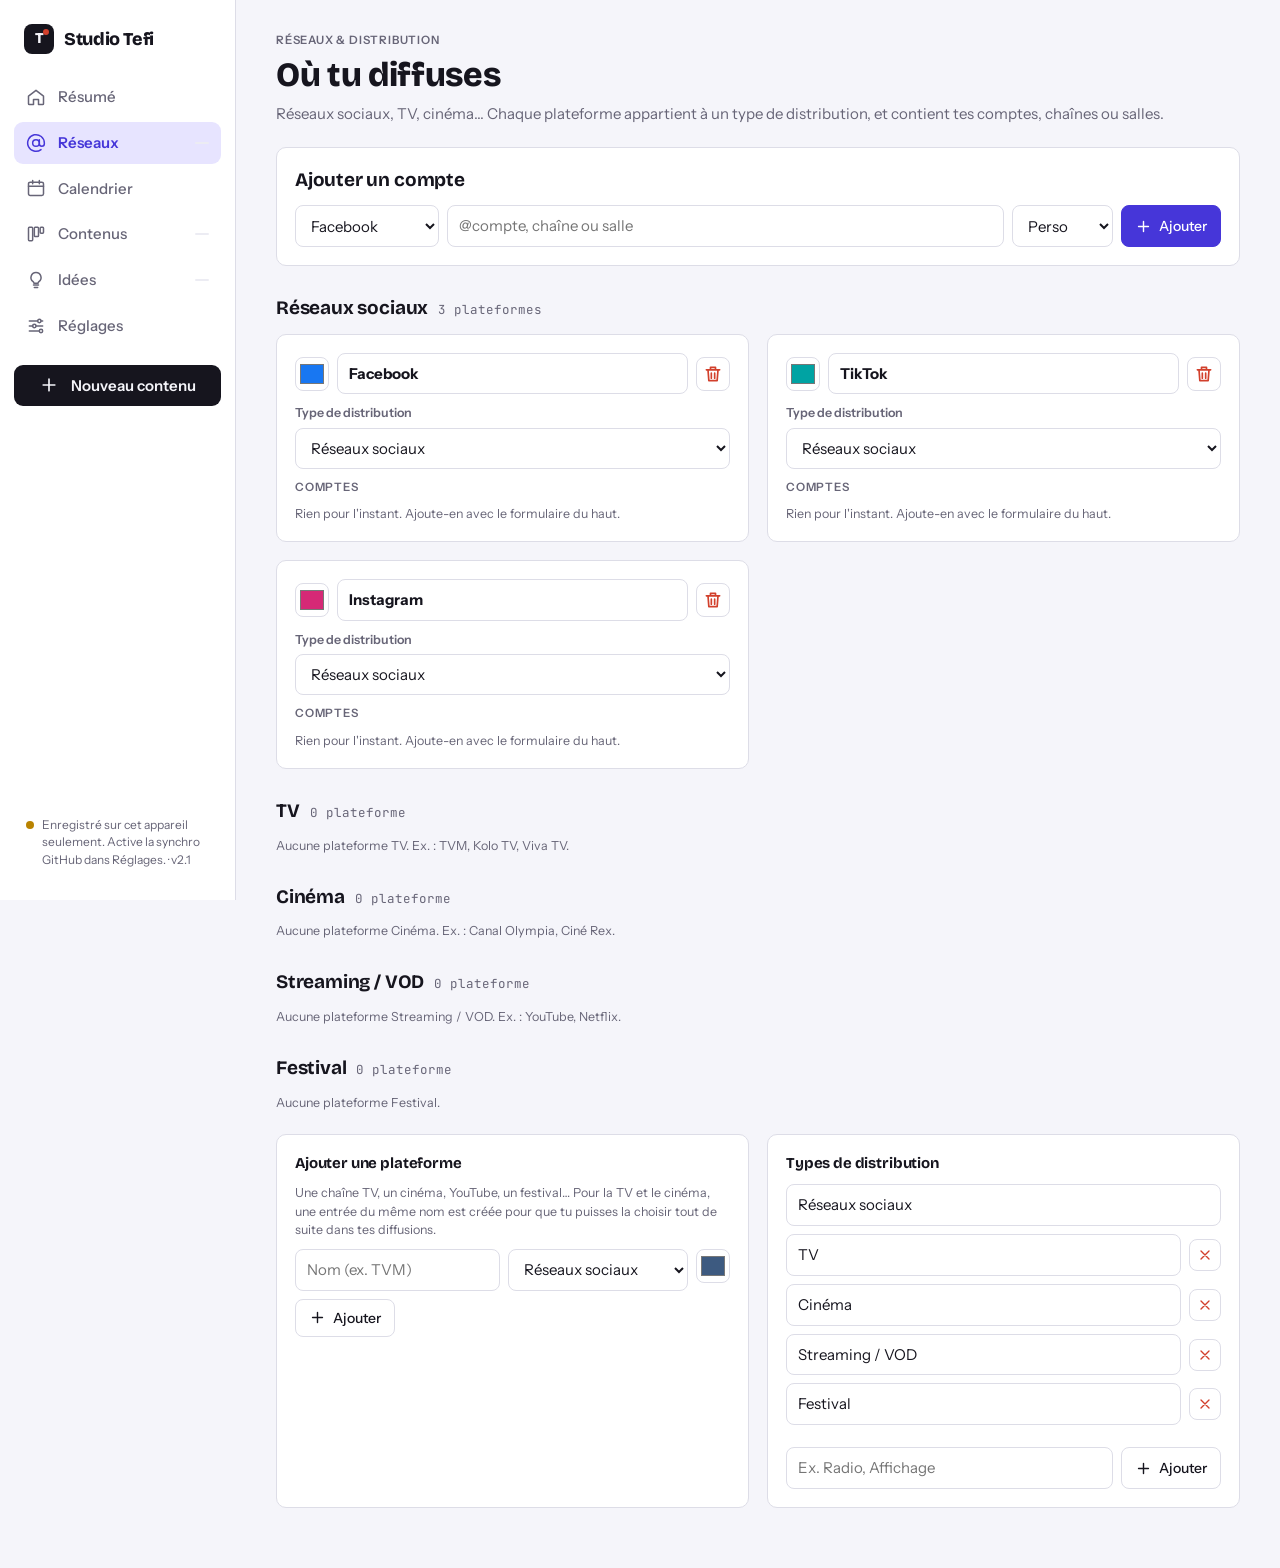
<file: versions/studiotefi-v2.1.html>
<!doctype html>
<!-- Studio Tefi · version 2.1 · 16 octobre 2026 -->
<html lang="fr">
<head>
<meta charset="utf-8">
<meta name="viewport" content="width=device-width,initial-scale=1,viewport-fit=cover">
<meta name="apple-mobile-web-app-capable" content="yes">
<meta name="mobile-web-app-capable" content="yes">
<meta name="apple-mobile-web-app-title" content="Studio Tefi">
<link rel="icon" href="data:image/svg+xml,%3Csvg xmlns='http://www.w3.org/2000/svg' viewBox='0 0 32 32'%3E%3Crect width='32' height='32' rx='8' fill='%2316151E'/%3E%3Ctext x='16' y='23' font-family='Arial' font-weight='700' font-size='19' fill='white' text-anchor='middle'%3ET%3C/text%3E%3Ccircle cx='25' cy='7' r='3' fill='%23E0533D'/%3E%3C/svg%3E">
<link rel="apple-touch-icon" href="data:image/svg+xml,%3Csvg xmlns='http://www.w3.org/2000/svg' viewBox='0 0 32 32'%3E%3Crect width='32' height='32' rx='8' fill='%2316151E'/%3E%3Ctext x='16' y='23' font-family='Arial' font-weight='700' font-size='19' fill='white' text-anchor='middle'%3ET%3C/text%3E%3Ccircle cx='25' cy='7' r='3' fill='%23E0533D'/%3E%3C/svg%3E">
<title>Studio Tefi</title>
<link rel="preconnect" href="https://fonts.googleapis.com">
<link rel="preconnect" href="https://fonts.gstatic.com" crossorigin>
<link rel="stylesheet" href="https://fonts.googleapis.com/css2?family=Bricolage+Grotesque:opsz,wght@12..96,500;12..96,700;12..96,800&family=Instrument+Sans:wght@400;500;600&family=Courier+Prime:wght@400;700&family=JetBrains+Mono:wght@500&display=swap">
<style>
/* Layout: régie de production — barre latérale (bureau) / barre d'onglets (mobile), contenu en panneaux, éditeur en volet latéral */
:root{
  --bg:#F5F5FA; --surface:#FFFFFF; --surface-2:#ECECF3; --line:#DDDDE7; --fg:#16151E; --muted:#676577;
  --accent:#4636D9; --accent-fg:#FFFFFF; --accent-soft:#E7E4FF;
  --late:#D2402C; --ok:#118A6B; --warn:#B98300;
  --shadow:0 1px 2px rgba(22,21,30,.06),0 8px 24px rgba(22,21,30,.06);
  --f-display:"Bricolage Grotesque",ui-sans-serif,system-ui,sans-serif;
  --f-body:"Instrument Sans",ui-sans-serif,system-ui,-apple-system,"Segoe UI",sans-serif;
  --f-script:"Courier Prime","Courier New",Courier,monospace;
  --f-mono:"JetBrains Mono",ui-monospace,SFMono-Regular,Menlo,monospace;
  --r:10px;
}
@media (prefers-color-scheme:dark){:root:not([data-theme="light"]){
  --bg:#0E0E14; --surface:#17161F; --surface-2:#211F2C; --line:#2E2C3B; --fg:#ECEBF4; --muted:#9C9AAE;
  --accent:#9389FF; --accent-fg:#0E0E14; --accent-soft:#25214A;
  --late:#FF6E5A; --ok:#33C79F; --warn:#F0B429; --shadow:0 1px 2px rgba(0,0,0,.4),0 8px 24px rgba(0,0,0,.3); color-scheme:dark}}
:root[data-theme="dark"]{
  --bg:#0E0E14; --surface:#17161F; --surface-2:#211F2C; --line:#2E2C3B; --fg:#ECEBF4; --muted:#9C9AAE;
  --accent:#9389FF; --accent-fg:#0E0E14; --accent-soft:#25214A;
  --late:#FF6E5A; --ok:#33C79F; --warn:#F0B429; --shadow:0 1px 2px rgba(0,0,0,.4),0 8px 24px rgba(0,0,0,.3); color-scheme:dark}

*{box-sizing:border-box}
[hidden]{display:none!important}
html,body{height:100%}
body{margin:0}
body{background:var(--bg);color:var(--fg);font-family:var(--f-body);font-size:15px;line-height:1.45;-webkit-font-smoothing:antialiased}
body.locked{overflow:hidden}
button,input,select,textarea{font:inherit;color:inherit}
button{cursor:pointer}
:focus-visible{outline:2px solid var(--accent);outline-offset:2px}
h1,h2,h3{font-family:var(--f-display);margin:0;text-wrap:balance;letter-spacing:-.01em}
h1{font-size:clamp(26px,4vw,34px);font-weight:800}
h2{font-size:19px;font-weight:700}
h3{font-size:15px;font-weight:700}
.muted{color:var(--muted)}
.mono{font-family:var(--f-mono);font-size:12.5px;font-variant-numeric:tabular-nums}
.label{font-size:11.5px;font-weight:600;letter-spacing:.07em;text-transform:uppercase;color:var(--muted)}
svg{width:20px;height:20px;flex:none}

/* Shell */
.app{display:grid;grid-template-columns:236px minmax(0,1fr);min-height:100%}
.nav{position:sticky;top:env(safe-area-inset-top,0px);height:100vh;display:flex;flex-direction:column;gap:4px;padding:22px 14px;border-right:1px solid var(--line);background:var(--surface)}
.brand{display:flex;align-items:center;gap:10px;padding:2px 10px 18px}
.brand-mark{width:30px;height:30px;border-radius:8px;background:var(--fg);color:var(--bg);display:grid;place-items:center;font-family:var(--f-display);font-weight:800;font-size:15px;position:relative}
.brand-mark::after{content:"";position:absolute;top:5px;right:5px;width:6px;height:6px;border-radius:50%;background:var(--late)}
.brand b{font-family:var(--f-display);font-size:18px;font-weight:800;letter-spacing:-.02em}
.nav-btn{display:flex;align-items:center;gap:12px;padding:10px 12px;border:0;border-radius:9px;background:none;color:var(--muted);font-weight:500;text-align:left}
.nav-btn:hover{background:var(--surface-2);color:var(--fg)}
.nav-btn[aria-current="page"]{background:var(--accent-soft);color:var(--accent);font-weight:600}
.nav-btn .count{margin-left:auto;font-family:var(--f-mono);font-size:11px;background:var(--surface-2);color:var(--muted);padding:1px 7px;border-radius:20px}
.nav-new{margin-top:14px;justify-content:center;background:var(--fg);color:var(--bg);font-weight:600}
.nav-new:hover{background:var(--fg);color:var(--bg);opacity:.9}
.sync{margin-top:auto;padding:10px 12px;font-size:12px;color:var(--muted);display:flex;gap:8px;align-items:flex-start}
.sync i{width:8px;height:8px;border-radius:50%;background:var(--muted);margin-top:5px;flex:none}
.sync.cloud i{background:var(--ok)} .sync.local i{background:var(--warn)}
main{min-width:0;padding-block:28px 60px;padding-left:max(16px,env(safe-area-inset-left,0px));padding-right:max(16px,env(safe-area-inset-right,0px))}
.wrap{max-width:1180px;margin:0 auto;display:flex;flex-direction:column;gap:22px}
@media (min-width:900px){main{padding-left:40px;padding-right:max(40px,env(safe-area-inset-right,0px))}}
.fab{display:none}
.nav-btn .sm{display:none}
@media (max-width:899px){
  .app{grid-template-columns:minmax(0,1fr)}
  .nav{position:fixed;inset:auto 0 0 0;top:auto;height:auto;flex-direction:row;justify-content:space-around;gap:0;padding:6px max(8px,env(safe-area-inset-right,0px)) calc(6px + env(safe-area-inset-bottom,0px)) max(8px,env(safe-area-inset-left,0px));border-right:0;border-top:1px solid var(--line);z-index:30}
  .brand,.sync,.nav-new{display:none}
  .nav-btn{flex-direction:column;gap:3px;font-size:11px;padding:6px 4px;flex:1;align-items:center;text-align:center}
  .nav-btn .count{display:none}
  .nav-btn .lg{display:none}.nav-btn .sm{display:inline}
  .nav-btn[aria-current="page"]{background:none}
  main{padding-block:18px calc(110px + env(safe-area-inset-bottom,0px))}
  .fab{display:grid;place-items:center;position:fixed;right:max(16px,env(safe-area-inset-right,0px));bottom:calc(76px + env(safe-area-inset-bottom,0px));width:54px;height:54px;border-radius:16px;border:0;background:var(--fg);color:var(--bg);box-shadow:var(--shadow);z-index:29}
  .fab svg{width:24px;height:24px}
}

/* Generic UI */
.head{display:flex;flex-wrap:wrap;align-items:flex-end;justify-content:space-between;gap:12px}
.head p{margin:4px 0 0}
.panel{background:var(--surface);border:1px solid var(--line);border-radius:var(--r);padding:18px}
.panel-h{display:flex;align-items:center;justify-content:space-between;gap:10px;margin-bottom:12px}
.btn{display:inline-flex;align-items:center;gap:7px;padding:8px 13px;border-radius:8px;border:1px solid var(--line);background:var(--surface);font-weight:500;font-size:14px;white-space:nowrap}
.btn:hover{border-color:var(--muted)}
.btn svg{width:17px;height:17px}
.btn.primary{background:var(--accent);color:var(--accent-fg);border-color:var(--accent)}
.btn.ghost{border-color:transparent;background:none}
.btn.ghost:hover{background:var(--surface-2)}
.btn.small{padding:5px 10px;font-size:13px}
.btn.danger{color:var(--late)}
.btn.danger[data-armed="1"]{background:var(--late);color:#fff;border-color:var(--late)}
.icon-btn{display:inline-grid;place-items:center;width:34px;height:34px;border-radius:8px;border:1px solid var(--line);background:var(--surface)}
.icon-btn:hover{border-color:var(--muted)}
.seg{display:inline-flex;background:var(--surface-2);border-radius:9px;padding:3px;gap:2px}
.seg button{border:0;background:none;padding:6px 12px;border-radius:7px;font-size:13.5px;font-weight:500;color:var(--muted)}
.seg button[aria-pressed="true"]{background:var(--surface);color:var(--fg);box-shadow:0 1px 2px rgba(0,0,0,.1)}
.field{display:flex;flex-direction:column;gap:5px;min-width:0}
.field>span{font-size:12.5px;font-weight:600;color:var(--muted)}
.inp{width:100%;padding:9px 11px;border:1px solid var(--line);border-radius:8px;background:var(--surface);min-width:0}
.inp:focus{border-color:var(--accent);outline:none;box-shadow:0 0 0 3px var(--accent-soft)}
textarea.inp{resize:vertical;min-height:70px}
select.inp{padding-right:28px}
.filters{display:flex;flex-wrap:wrap;gap:8px;align-items:center}
.filters select{width:auto;max-width:100%;padding:6px 26px 6px 10px;font-size:13.5px;border-radius:20px}
.filters select.on{border-color:var(--accent);background:var(--accent-soft);color:var(--accent);font-weight:600}
.dot{display:inline-block;width:8px;height:8px;border-radius:50%;background:var(--c,var(--muted));flex:none}
.pill{display:inline-flex;align-items:center;gap:6px;padding:2px 9px;border-radius:20px;font-size:12px;font-weight:600;background:color-mix(in srgb,var(--c) 14%,transparent);color:color-mix(in srgb,var(--c) 75%,var(--fg));white-space:nowrap}
.pill.plain{background:var(--surface-2);color:var(--muted)}
.empty{padding:28px 18px;text-align:center;color:var(--muted);border:1.5px dashed var(--line);border-radius:var(--r)}
.empty b{display:block;color:var(--fg);font-family:var(--f-display);font-size:17px;margin-bottom:4px}
.empty .btn{margin-top:12px}
.grid-2{display:grid;grid-template-columns:repeat(2,minmax(0,1fr));gap:18px}
.grid-3{display:grid;grid-template-columns:repeat(3,minmax(0,1fr));gap:12px}
@media (max-width:760px){.grid-2,.grid-3{grid-template-columns:minmax(0,1fr)}}

/* Home */
.stats{display:grid;grid-template-columns:repeat(4,minmax(0,1fr));gap:12px}
@media (max-width:760px){.stats{grid-template-columns:repeat(2,minmax(0,1fr))}}
.stat{background:var(--surface);border:1px solid var(--line);border-radius:var(--r);padding:14px 16px;text-align:left;display:flex;flex-direction:column;gap:2px}
.stat:hover{border-color:var(--muted)}
.stat strong{font-family:var(--f-display);font-size:32px;font-weight:800;line-height:1.1;font-variant-numeric:tabular-nums}
.stat.alert strong{color:var(--late)}
.strip{display:grid;grid-template-columns:repeat(7,minmax(0,1fr));gap:6px}
.strip button{border:1px solid var(--line);background:var(--surface);border-radius:9px;padding:9px 4px 10px;display:flex;flex-direction:column;align-items:center;gap:4px;min-width:0}
.strip button:hover{border-color:var(--muted)}
.strip .d{font-family:var(--f-display);font-size:20px;font-weight:700;line-height:1}
.strip .is-today{background:var(--fg);color:var(--bg);border-color:var(--fg)}
.strip .is-today .label{color:inherit;opacity:.7}
.dots{display:flex;gap:3px;flex-wrap:wrap;justify-content:center;min-height:8px;max-width:100%}
.dots .dot{width:7px;height:7px}
.rows{display:flex;flex-direction:column}
.row{display:flex;align-items:center;gap:12px;padding:10px 4px;border-top:1px solid var(--line);min-width:0}
.row:first-child{border-top:0}
.row-main{flex:1;min-width:0;display:flex;flex-direction:column;gap:3px;background:none;border:0;padding:0;text-align:left}
.row-main b{font-weight:600;overflow:hidden;text-overflow:ellipsis;white-space:nowrap}
.row-meta{display:flex;flex-wrap:wrap;gap:6px;align-items:center;font-size:13px;color:var(--muted)}
.when{width:58px;flex:none;display:flex;flex-direction:column;align-items:flex-start}
.when b{font-family:var(--f-display);font-size:18px;line-height:1}
.when.late b{color:var(--late)}
.pipe{display:flex;height:12px;border-radius:6px;overflow:hidden;background:var(--surface-2);gap:2px}
.pipe i{background:var(--c)}
.legend{display:flex;flex-wrap:wrap;gap:6px 14px;margin-top:10px;font-size:13px}
.legend span{display:inline-flex;align-items:center;gap:6px}
.acc-row{display:grid;grid-template-columns:minmax(0,1fr) auto auto;gap:12px;align-items:center;padding:9px 0;border-top:1px solid var(--line)}
.acc-row:first-child{border-top:0}
.acc-name{display:flex;align-items:center;gap:8px;min-width:0;font-weight:600}
.acc-name span{overflow:hidden;text-overflow:ellipsis;white-space:nowrap}
.kv{display:flex;flex-direction:column;align-items:flex-end;font-size:12px;color:var(--muted)}
.kv b{font-family:var(--f-mono);font-size:14px;color:var(--fg)}
.onboard ol{margin:10px 0 0;padding-left:20px;display:flex;flex-direction:column;gap:6px}

/* Calendar */
.cal-bar{display:flex;flex-wrap:wrap;gap:10px;align-items:center;justify-content:space-between}
.cal-nav{display:flex;align-items:center;gap:6px}
.cal-title{font-family:var(--f-display);font-weight:700;font-size:21px;min-width:0;text-transform:capitalize;margin:0 6px}
.toggle{display:inline-flex;align-items:center;gap:7px;font-size:13.5px;color:var(--muted);cursor:pointer}
.toggle input{accent-color:var(--accent);width:16px;height:16px}
.month{display:grid;grid-template-columns:repeat(7,minmax(0,1fr));border:1px solid var(--line);border-radius:var(--r);overflow:hidden;background:var(--line);gap:1px}
.dow{background:var(--surface-2);padding:7px 8px;font-size:11.5px;font-weight:600;letter-spacing:.06em;text-transform:uppercase;color:var(--muted)}
.day{background:var(--surface);min-height:118px;padding:6px;display:flex;flex-direction:column;gap:3px;min-width:0;cursor:pointer;position:relative}
.day.out{background:var(--bg)}
.day.out .num{opacity:.45}
.day.sel{box-shadow:inset 0 0 0 2px var(--accent)}
.day.drop{background:var(--accent-soft)}
.num{font-family:var(--f-mono);font-size:12px;font-weight:500;width:24px;height:24px;display:grid;place-items:center;border-radius:50%}
.day.today .num{background:var(--late);color:#fff}
.ev{display:flex;align-items:center;gap:5px;width:100%;min-width:0;border:0;border-radius:5px;padding:3px 6px;font-size:12px;text-align:left;background:color-mix(in srgb,var(--c) 15%,var(--surface));color:var(--fg);cursor:pointer;line-height:1.3}
.ev:hover{background:color-mix(in srgb,var(--c) 26%,var(--surface))}
.ev .t{font-family:var(--f-mono);font-size:10.5px;color:var(--muted);flex:none}
.ev .n{overflow:hidden;text-overflow:ellipsis;white-space:nowrap;font-weight:500}
.ev.prod{background:none;border:1px dashed color-mix(in srgb,var(--fg) 25%,transparent);color:var(--muted)}
.ev.done .n{text-decoration:line-through;opacity:.6}
.ev.late{box-shadow:inset 2px 0 0 var(--late)}
.more{font-size:11.5px;color:var(--muted);padding-left:4px}
@media (max-width:640px){
  .day{min-height:64px;padding:4px;gap:2px;align-items:center}
  .day .ev{height:5px;padding:0;border-radius:3px;background:var(--c)}
  .day .ev.prod{border:0;background:color-mix(in srgb,var(--fg) 25%,transparent)}
  .day .ev .t,.day .ev .n{display:none}
  .dow{padding:6px 2px;text-align:center;font-size:10.5px}
}
.week{display:grid;grid-template-columns:repeat(7,minmax(0,1fr));gap:8px}
.wcol{background:var(--surface);border:1px solid var(--line);border-radius:var(--r);padding:8px;min-height:260px;display:flex;flex-direction:column;gap:5px;min-width:0}
.wcol.today{border-color:var(--late)}
.wcol.drop{background:var(--accent-soft)}
.wcol-h{display:flex;justify-content:space-between;align-items:baseline;padding:2px 2px 6px;border-bottom:1px solid var(--line);margin-bottom:3px}
.wcol-h b{font-family:var(--f-display);font-size:20px}
.wcol .ev{flex-direction:column;align-items:flex-start;gap:1px;padding:6px 7px}
.wcol .ev .n{white-space:normal}
@media (max-width:899px){.week{grid-template-columns:minmax(0,1fr)}.wcol{min-height:0}.wcol .ev{flex-direction:row;align-items:center}}
.agenda{display:flex;flex-direction:column;gap:16px}
.agenda-day{display:grid;grid-template-columns:92px minmax(0,1fr);gap:14px}
@media (max-width:560px){.agenda-day{grid-template-columns:minmax(0,1fr);gap:6px}}
.agenda-date{padding-top:10px}
.agenda-date b{font-family:var(--f-display);font-size:22px;display:block;line-height:1}
.daypanel .row{padding:11px 2px}
.tag-kind{font-size:11px;font-weight:600;letter-spacing:.05em;text-transform:uppercase}

/* Board */
.board{display:grid;grid-auto-flow:column;grid-auto-columns:minmax(250px,1fr);gap:12px;overflow-x:auto;padding-bottom:8px;scroll-snap-type:x proximity}
.col{background:var(--surface-2);border-radius:var(--r);padding:10px;display:flex;flex-direction:column;gap:8px;min-height:200px;scroll-snap-align:start;min-width:0}
.col.drop{outline:2px dashed var(--accent);outline-offset:-2px}
.col-h{display:flex;align-items:center;gap:8px;padding:2px 4px 4px;font-weight:600}
.col-h .mono{margin-left:auto;color:var(--muted)}
.card{background:var(--surface);border:1px solid var(--line);border-radius:9px;padding:11px 12px;display:flex;flex-direction:column;gap:8px;cursor:pointer;min-width:0}
.card:hover{border-color:var(--muted)}
.card-t{font-weight:600;line-height:1.3;overflow-wrap:anywhere}
.card-f{display:flex;flex-wrap:wrap;gap:5px;align-items:center}
.card-b{display:flex;justify-content:space-between;align-items:center;gap:8px}
.chip-acc{display:inline-flex;align-items:center;gap:5px;font-size:12px;color:var(--muted);background:var(--surface-2);border-radius:5px;padding:2px 7px;max-width:100%;overflow:hidden;white-space:nowrap;text-overflow:ellipsis}
.chip-acc.late{color:var(--late)}
.table-wrap{overflow-x:auto;border:1px solid var(--line);border-radius:var(--r);background:var(--surface)}
table{width:100%;border-collapse:collapse;font-size:14px;min-width:640px}
th{text-align:left;font-size:11.5px;letter-spacing:.06em;text-transform:uppercase;color:var(--muted);font-weight:600;padding:10px 12px;border-bottom:1px solid var(--line);background:var(--surface-2)}
td{padding:10px 12px;border-bottom:1px solid var(--line);vertical-align:middle}
tr:last-child td{border-bottom:0}
tbody tr{cursor:pointer}
tbody tr:hover td{background:var(--surface-2)}
.search{position:relative;flex:1;min-width:180px;max-width:340px}
.search svg{position:absolute;left:10px;top:50%;transform:translateY(-50%);color:var(--muted);width:17px;height:17px}
.search .inp{padding-left:34px}

/* Ideas */
.quick{display:flex;gap:8px;flex-wrap:wrap}
.quick .inp:first-child{flex:1;min-width:200px}
.quick select{width:auto}
.ideas{display:grid;grid-template-columns:repeat(auto-fill,minmax(260px,1fr));gap:12px}
.idea{background:var(--surface);border:1px solid var(--line);border-radius:var(--r);padding:14px;display:flex;flex-direction:column;gap:10px;min-width:0}
.idea p{margin:0;color:var(--muted);font-size:14px;overflow-wrap:anywhere;display:-webkit-box;-webkit-line-clamp:3;-webkit-box-orient:vertical;overflow:hidden}
.idea .card-b{margin-top:auto}

/* Settings */
.set-list{display:flex;flex-direction:column;gap:8px}
.set-item{display:flex;align-items:center;gap:8px;min-width:0}
.set-item .inp{flex:1}
.swatch{width:34px;height:34px;padding:2px;border:1px solid var(--line);border-radius:8px;background:var(--surface);flex:none;cursor:pointer}
.plat-group{display:flex;flex-direction:column;gap:6px;padding:10px 0;border-top:1px solid var(--line)}
.plat-group:first-child{border-top:0;padding-top:0}
.add-form{display:flex;gap:8px;flex-wrap:wrap;margin-top:12px}
.add-form .inp{flex:1;min-width:140px}
.add-form select.inp{flex:0 1 auto;width:auto}

/* Editor sheet */
.sheet{position:fixed;inset:0;z-index:50;display:flex;justify-content:flex-end;background:color-mix(in srgb,#000 38%,transparent)}
.sheet-panel{width:min(780px,100%);height:100%;background:var(--bg);display:flex;flex-direction:column;box-shadow:var(--shadow);animation:slide .22s ease-out}
@keyframes slide{from{transform:translateX(30px);opacity:.4}to{transform:none;opacity:1}}
@media (prefers-reduced-motion:reduce){.sheet-panel{animation:none}}
.sheet-top{display:flex;align-items:center;gap:10px;padding:calc(10px + env(safe-area-inset-top,0px)) max(16px,env(safe-area-inset-right,0px)) 10px max(16px,env(safe-area-inset-left,0px));border-bottom:1px solid var(--line);background:var(--surface)}
.saved{font-size:12.5px;color:var(--muted);margin-right:auto;display:flex;align-items:center;gap:6px}
.saved i{width:7px;height:7px;border-radius:50%;background:var(--ok)}
.saved.pending i{background:var(--warn)}
.sheet-body{flex:1;overflow-y:auto;padding:22px max(16px,env(safe-area-inset-right,0px)) calc(40px + env(safe-area-inset-bottom,0px)) max(16px,env(safe-area-inset-left,0px));display:flex;flex-direction:column;gap:22px}
@media (min-width:700px){.sheet-body{padding-left:32px;padding-right:32px}}
.title-inp{font-family:var(--f-display);font-size:clamp(24px,4vw,30px);font-weight:800;border:0;background:none;padding:2px 0;width:100%;letter-spacing:-.015em}
.title-inp:focus{outline:none}
.title-inp::placeholder{color:var(--muted);opacity:.6}
.ed-sec{display:flex;flex-direction:column;gap:12px}
.ed-sec-h{display:flex;align-items:center;justify-content:space-between;gap:10px;padding-bottom:6px;border-bottom:1px solid var(--line)}
.status-pick{display:flex;flex-wrap:wrap;gap:6px}
.status-pick button{display:inline-flex;align-items:center;gap:6px;border:1px solid var(--line);background:var(--surface);border-radius:20px;padding:6px 12px;font-size:13.5px;font-weight:500}
.status-pick button[aria-pressed="true"]{background:var(--c);border-color:var(--c);color:#fff}
.status-pick button[aria-pressed="true"] .dot{background:#fff}
.pub{display:grid;grid-template-columns:minmax(0,1.6fr) minmax(0,1fr) 104px auto auto;grid-template-areas:'acc date time done x';gap:8px;align-items:center;background:var(--surface);border:1px solid var(--line);border-radius:9px;padding:8px}
.pub.isdone{opacity:.7}
.pub-done{display:inline-flex;align-items:center;gap:6px;font-size:13px;color:var(--muted);white-space:nowrap;cursor:pointer}
.pub-done input{accent-color:var(--ok);width:17px;height:17px}
.pub-acc{grid-area:acc;min-width:0}.pub>[data-pf=date]{grid-area:date}.pub>[data-pf=time]{grid-area:time}.pub-done{grid-area:done}.pub>.icon-btn{grid-area:x}
@media (max-width:620px){.pub{grid-template-columns:minmax(0,1fr) minmax(0,1fr) auto;grid-template-areas:'acc acc x' 'date time done'}}
.f-grid{display:grid;grid-template-columns:repeat(3,minmax(0,1fr));gap:12px}
@media (max-width:620px){.f-grid{grid-template-columns:repeat(2,minmax(0,1fr))}}
.f-grid .wide{grid-column:1 / -1}
.scene{background:var(--surface);border:1px solid var(--line);border-radius:9px;overflow:hidden}
.scene-h{display:flex;align-items:center;gap:6px;padding:6px 6px 6px 12px;border-bottom:1px solid var(--line);background:var(--surface-2)}
.scene-h input{flex:1;border:0;background:none;font-family:var(--f-script);font-weight:700;text-transform:uppercase;font-size:14px;padding:4px 0;min-width:0}
.scene-h input:focus{outline:none}
.scene textarea{display:block;width:100%;border:0;background:var(--surface);font-family:var(--f-script);font-size:15px;line-height:1.6;padding:14px 16px;min-height:150px;resize:vertical}
.scene textarea:focus{outline:none;box-shadow:inset 0 0 0 2px var(--accent-soft)}
.hint{font-size:12.5px;color:var(--muted)}
.ed-foot{display:flex;flex-wrap:wrap;gap:8px;padding-top:14px;border-top:1px solid var(--line)}
.toast{position:fixed;left:50%;bottom:calc(90px + env(safe-area-inset-bottom,0px));transform:translateX(-50%);background:var(--fg);color:var(--bg);padding:10px 16px;border-radius:9px;font-size:14px;z-index:80;max-width:calc(100% - 32px);box-shadow:var(--shadow)}
@media (min-width:900px){.toast{bottom:28px}}
.loading{padding:60px 0;text-align:center;color:var(--muted)}
/* v2 */
.stats{grid-template-columns:repeat(5,minmax(0,1fr))}
@media (max-width:760px){.stats{grid-template-columns:repeat(2,minmax(0,1fr))}.stats .stat:first-child{grid-column:1 / -1}}
.stat[aria-pressed="true"]{border-color:var(--fg);box-shadow:inset 0 0 0 1px var(--fg)}
.strip button[aria-pressed="true"]{border-color:var(--accent);box-shadow:inset 0 0 0 1px var(--accent)}
.strip .is-today[aria-pressed="true"]{box-shadow:0 0 0 2px var(--accent)}
.netbar{display:flex;flex-wrap:wrap;gap:8px;align-items:center}
.acc-chip{display:inline-flex;align-items:center;gap:7px;padding:5px 10px 5px 9px;border:1px solid var(--line);border-radius:20px;background:var(--surface);font-size:13.5px;font-weight:500;max-width:100%}
.acc-chip span.h{overflow:hidden;text-overflow:ellipsis;white-space:nowrap}
.nat{font-size:10px;font-weight:700;letter-spacing:.07em;text-transform:uppercase;padding:1px 6px;border-radius:4px;background:var(--surface-2);color:var(--muted);white-space:nowrap}
.nat.pro{background:var(--fg);color:var(--bg)}
.nat.unset{background:none;border:1px dashed var(--muted)}
.quick-acc{display:flex;flex-wrap:wrap;gap:8px;margin-top:12px}
.quick-acc .inp{width:auto;flex:0 1 auto}
.quick-acc input.inp{flex:1 1 160px}
.row-acts{display:flex;gap:4px;flex:none;align-items:center}
.icon-btn.sm{width:32px;height:32px}
.icon-btn.sm svg{width:16px;height:16px}
.icon-btn.danger{color:var(--late)}
.icon-btn[data-armed="1"]{width:auto;padding:0 10px;background:var(--late);color:#fff;border-color:var(--late);font-size:12.5px;font-weight:600}
.peek{position:fixed;inset:0;z-index:60;display:flex;align-items:center;justify-content:center;background:color-mix(in srgb,#000 42%,transparent);padding:16px}
.peek-panel{width:min(620px,100%);max-height:100%;overflow-y:auto;background:var(--bg);border-radius:14px;box-shadow:var(--shadow);display:flex;flex-direction:column;animation:pop .18s ease-out}
@keyframes pop{from{transform:translateY(12px);opacity:.5}to{transform:none;opacity:1}}
@media (prefers-reduced-motion:reduce){.peek-panel{animation:none}}
@media (max-width:640px){.peek{align-items:flex-end;padding:0}.peek-panel{border-radius:16px 16px 0 0;max-height:92%}}
.peek-h{display:flex;gap:12px;align-items:flex-start;padding:16px 18px 14px;border-bottom:1px solid var(--line);background:var(--surface);position:sticky;top:0;z-index:2}
.peek-h h2{font-size:22px;font-weight:800;overflow-wrap:anywhere}
.peek-b{padding:16px 18px;display:flex;flex-direction:column;gap:18px}
.peek-f{display:flex;flex-wrap:wrap;gap:8px;padding:12px 18px calc(12px + env(safe-area-inset-bottom,0px));border-top:1px solid var(--line);background:var(--surface);position:sticky;bottom:0}
.peek-f .btn.primary{margin-right:auto}
.ppub{display:grid;grid-template-columns:minmax(0,1fr) 140px 92px auto auto;grid-template-areas:'acc date time done x';gap:8px;align-items:center;background:var(--surface);border:1px solid var(--line);border-radius:9px;padding:8px 8px 8px 12px}
.ppub .acc{grid-area:acc;display:flex;align-items:center;gap:7px;min-width:0;font-weight:600;font-size:14px}
.ppub .acc span.h{overflow:hidden;text-overflow:ellipsis;white-space:nowrap}
.ppub>[data-ppf=date]{grid-area:date}.ppub>[data-ppf=time]{grid-area:time}.ppub .pub-done{grid-area:done}.ppub>.icon-btn{grid-area:x;justify-self:end}
.ppub.late{border-color:var(--late)}
@media (max-width:560px){.ppub{grid-template-columns:minmax(0,1fr) minmax(0,1fr) auto;grid-template-areas:'acc acc x' 'date time done'}}
.kvs{display:grid;grid-template-columns:repeat(auto-fill,minmax(150px,1fr));gap:10px 16px}
.kvs div{display:flex;flex-direction:column;gap:1px;min-width:0}
.kvs b{font-weight:500;overflow-wrap:anywhere}
.script-ex{font-family:var(--f-script);white-space:pre-wrap;background:var(--surface);border:1px solid var(--line);border-radius:9px;padding:12px 14px;font-size:14px;line-height:1.55;max-height:200px;overflow:auto;margin:0;overflow-wrap:anywhere}
.theme-pick{display:flex;flex-wrap:wrap;gap:6px}
.theme-pick button{border:1px solid var(--line);background:var(--surface);border-radius:20px;padding:5px 11px;font-size:13px;font-weight:500;color:var(--muted)}
.theme-pick button[aria-pressed="true"]{background:var(--accent-soft);border-color:var(--accent);color:var(--accent);font-weight:600}
.hist{display:flex;flex-direction:column}
.hist-row{display:grid;grid-template-columns:auto minmax(0,1fr) auto;gap:12px;align-items:center;padding:10px 0;border-top:1px solid var(--line)}
.hist-row:first-child{border-top:0}
.hist-ic{width:30px;height:30px;border-radius:8px;display:grid;place-items:center;background:var(--surface-2);color:var(--muted);font-size:15px;font-weight:700}
.hist-ic.create{color:var(--ok)}.hist-ic.delete{color:var(--late)}.hist-ic.restore{color:var(--accent)}
.hist-row b{font-weight:600;overflow-wrap:anywhere}
.ver{padding:12px 0;border-top:1px solid var(--line)}
.ver:first-child{border-top:0;padding-top:0}
.ver ul{margin:6px 0 0;padding-left:18px;display:flex;flex-direction:column;gap:3px;font-size:14px}
.toast{display:flex;align-items:center;gap:14px}
.toast[hidden]{display:none}
.toast button{background:none;border:0;color:inherit;font-weight:700;text-decoration:underline;padding:0}
.plat-card{display:flex;flex-direction:column;gap:10px}
.plat-card .set-item h3{font-size:17px}
.acc-line{display:grid;grid-template-columns:minmax(0,1fr) auto auto auto;gap:8px;align-items:center}
@media (max-width:560px){.acc-line{grid-template-columns:minmax(0,1fr) auto;}.acc-line .used{display:none}}
.seg.sm button{padding:5px 10px;font-size:12.5px}
.sync-box{display:flex;flex-direction:column;gap:10px}
.code{font-family:var(--f-mono);font-size:12.5px;background:var(--surface-2);padding:2px 6px;border-radius:5px;overflow-wrap:anywhere}
@media (max-width:899px){.nav-btn{font-size:10.5px;padding:6px 2px}}
.shoot{display:grid;grid-template-columns:minmax(0,1fr) minmax(0,1fr) minmax(0,1.3fr) auto;grid-template-areas:'start end loc x' 'note note note note' 'sum sum sum sum';gap:8px 10px;background:var(--surface);border:1px solid var(--line);border-radius:9px;padding:10px 12px;align-items:end}
.sh-start{grid-area:start}.sh-end{grid-area:end}.sh-loc{grid-area:loc}.sh-x{grid-area:x}.sh-note{grid-area:note}.sh-sum{grid-area:sum;font-weight:600;color:var(--fg)}
@media (max-width:620px){.shoot{grid-template-columns:minmax(0,1fr) minmax(0,1fr);grid-template-areas:'start end' 'loc loc' 'note note' 'sum x'}.sh-x{justify-self:end}}
.chan{display:flex;flex-direction:column;gap:12px}
.chan-h{display:flex;align-items:baseline;gap:10px;padding-top:6px}
</style>


</head>
<body>
<div class="app">
  <nav class="nav" id="nav" aria-label="Navigation">
    <div class="brand"><div class="brand-mark">T</div><b>Studio Tefi</b></div>
    <button class="nav-btn" data-nav="home"><svg viewBox="0 0 24 24" fill="none" stroke="currentColor" stroke-width="1.8" stroke-linecap="round" stroke-linejoin="round"><path d="M3 11l9-7 9 7v9a1 1 0 0 1-1 1h-5v-6h-6v6H4a1 1 0 0 1-1-1z"/></svg>Résumé</button>
    <button class="nav-btn" data-nav="networks"><svg viewBox="0 0 24 24" fill="none" stroke="currentColor" stroke-width="1.8" stroke-linecap="round" stroke-linejoin="round"><circle cx="12" cy="12" r="4"/><path d="M16 8v5a3 3 0 0 0 6 0v-1a10 10 0 1 0-4 8"/></svg>Réseaux<span class="count" id="cnt-acc"></span></button>
    <button class="nav-btn" data-nav="calendar"><svg viewBox="0 0 24 24" fill="none" stroke="currentColor" stroke-width="1.8" stroke-linecap="round" stroke-linejoin="round"><rect x="3" y="5" width="18" height="16" rx="2"/><path d="M3 10h18M8 3v4M16 3v4"/></svg>Calendrier</button>
    <button class="nav-btn" data-nav="contents"><svg viewBox="0 0 24 24" fill="none" stroke="currentColor" stroke-width="1.8" stroke-linecap="round" stroke-linejoin="round"><rect x="3" y="4" width="5" height="16" rx="1"/><rect x="10" y="4" width="5" height="11" rx="1"/><rect x="17" y="4" width="4" height="7" rx="1"/></svg>Contenus<span class="count" id="cnt-contents"></span></button>
    <button class="nav-btn" data-nav="ideas"><svg viewBox="0 0 24 24" fill="none" stroke="currentColor" stroke-width="1.8" stroke-linecap="round" stroke-linejoin="round"><path d="M9 18h6M10 21h4M12 3a6 6 0 0 0-3.5 10.9c.6.5 1 1.2 1 2.1h5c0-.9.4-1.6 1-2.1A6 6 0 0 0 12 3z"/></svg>Idées<span class="count" id="cnt-ideas"></span></button>
    <button class="nav-btn" data-nav="settings"><svg viewBox="0 0 24 24" fill="none" stroke="currentColor" stroke-width="1.8" stroke-linecap="round" stroke-linejoin="round"><path d="M4 6h10M18 6h2M4 12h4M12 12h8M4 18h12"/><circle cx="16" cy="6" r="2"/><circle cx="10" cy="12" r="2"/><circle cx="18" cy="18" r="2"/></svg>Réglages</button>
    <button class="nav-btn nav-new" data-act="new"><svg viewBox="0 0 24 24" fill="none" stroke="currentColor" stroke-width="2" stroke-linecap="round"><path d="M12 5v14M5 12h14"/></svg>Nouveau contenu</button>
    <div class="sync" id="sync"><i></i><span>Connexion…</span></div>
  </nav>
  <main id="main"><div class="loading">Chargement de ton planning…</div></main>
</div>
<button class="fab" data-act="new" aria-label="Nouveau contenu"><svg viewBox="0 0 24 24" fill="none" stroke="currentColor" stroke-width="2" stroke-linecap="round"><path d="M12 5v14M5 12h14"/></svg></button>
<div class="peek" id="peek" hidden><div class="peek-panel" id="peek-panel" role="dialog" aria-modal="true" aria-label="Aperçu du contenu"></div></div>
<div class="sheet" id="sheet" hidden><div class="sheet-panel" id="sheet-panel" role="dialog" aria-modal="true" aria-label="Éditer le contenu"></div></div>
<div class="toast" id="toast" hidden></div>
<input type="file" id="import-file" accept="application/json,.json" hidden>

<script>
(function(){
"use strict";
/* ================= Constantes ================= */
const APP_VERSION='2.1';
const VERSIONS=[
  {v:'2.1',date:'2026-10-16',items:[
    "Plusieurs tournages par contenu, chacun d'un jour ou sur plusieurs jours (du… au…), avec son lieu et une note",
    'Nouvelle étape « En production » entre Écriture et Tournage',
    'Types de distribution : réseaux sociaux, TV, cinéma, streaming, festival — et indication « Uniquement réseaux » sur chaque contenu'
  ]},
  {v:'2.0',date:'2026-10-16',items:[
    "Onglet Réseaux : plateformes et comptes au même endroit, et ajout rapide d'un compte dès l'accueil",
    'Nature du compte : perso ou pro (filtrable partout)',
    'Thématiques de contenu (sport, lifestyle, cinématique…) en plus du format',
    "Résumé cliquable : chaque élément s'ouvre en aperçu pour changer la date, marquer publié, modifier ou supprimer",
    'Historique des modifications avec restauration et bouton Annuler après une suppression',
    'Synchronisation GitHub pour la version hébergée sur GitHub Pages'
  ]},
  {v:'1.0',date:'2026-10-16',items:[
    'Contenus typés, diffusion sur plusieurs comptes, script en scènes',
    'Calendrier mois, semaine et liste avec glisser-déposer',
    'Tableau de production, banque d\'idées, export et import'
  ]}
];
const STATUSES=[
  {id:'idee',label:'Idée',c:'#8A8FA3'},{id:'ecriture',label:'Écriture',c:'#5B6CFF'},{id:'production',label:'En production',c:'#9B4DCA'},
  {id:'tournage',label:'Tournage',c:'#E0533D'},{id:'montage',label:'Montage',c:'#C98C00'},
  {id:'pret',label:'Prêt',c:'#14A37F'},{id:'publie',label:'Publié',c:'#5D6472'}
];
const NATURES=[{id:'perso',label:'Perso'},{id:'pro',label:'Pro'}];
const DEFAULT_SETTINGS={
  types:[
    {id:'skit',label:'Skit',color:'#E4572E'},{id:'court',label:'Court métrage',color:'#7B2CBF'},
    {id:'concept',label:'Concept',color:'#0F7B6C'},{id:'podcast',label:'Podcast',color:'#B5651D'},
    {id:'vlog',label:'Vlog',color:'#2E86AB'},{id:'tuto',label:'Tutoriel',color:'#3A7D44'},
    {id:'interview',label:'Interview',color:'#9C3D54'},{id:'coulisses',label:'Coulisses',color:'#6C757D'},
    {id:'trend',label:'Trend / Challenge',color:'#D81E5B'},{id:'live',label:'Live',color:'#C1121F'},
    {id:'carrousel',label:'Carrousel photo',color:'#5465FF'},{id:'story',label:'Story',color:'#E08E0B'},
    {id:'reel',label:'Reel',color:'#8338EC'},{id:'promo',label:'Annonce / Promo',color:'#2B9348'}
  ],
  themes:[
    {id:'sport',label:'Sport'},{id:'lifestyle',label:'Lifestyle'},{id:'cinematique',label:'Cinématique'},
    {id:'humour',label:'Humour'},{id:'food',label:'Food'},{id:'voyage',label:'Voyage'},
    {id:'mode',label:'Mode / Beauté'},{id:'musique',label:'Musique'},{id:'tech',label:'Tech'},
    {id:'education',label:'Éducation'},{id:'business',label:'Business'},{id:'culture',label:'Culture malgache'},
    {id:'famille',label:'Famille'},{id:'motivation',label:'Motivation'}
  ],
  platforms:[
    {id:'facebook',label:'Facebook',color:'#1877F2',channel:'social'},
    {id:'tiktok',label:'TikTok',color:'#00A3A3',channel:'social'},
    {id:'instagram',label:'Instagram',color:'#D62976',channel:'social'}
  ],
  channels:[
    {id:'social',label:'Réseaux sociaux'},{id:'tv',label:'TV'},{id:'cinema',label:'Cinéma'},
    {id:'streaming',label:'Streaming / VOD'},{id:'festival',label:'Festival'}
  ]
};
const MONTHS=['janvier','février','mars','avril','mai','juin','juillet','août','septembre','octobre','novembre','décembre'];
const MSHORT=['janv.','févr.','mars','avr.','mai','juin','juil.','août','sept.','oct.','nov.','déc.'];
const DAYS=['lun','mar','mer','jeu','ven','sam','dim'];
const DAYS_LONG=['lundi','mardi','mercredi','jeudi','vendredi','samedi','dimanche'];
const LS_DATA='studio-tefi-data-v1',LS_UI='studio-tefi-ui-v1',LS_GIST='studio-tefi-gist-v1';
const HMAX_CLOUD=300,HMAX_LOCAL=150;
const SV='<svg viewBox="0 0 24 24" fill="none" stroke="currentColor" stroke-width="2" stroke-linecap="round" stroke-linejoin="round" aria-hidden="true">';
const ICON={
  left:SV+'<path d="M15 6l-6 6 6 6"/></svg>',right:SV+'<path d="M9 6l6 6-6 6"/></svg>',
  x:SV+'<path d="M6 6l12 12M18 6L6 18"/></svg>',plus:SV+'<path d="M12 5v14M5 12h14"/></svg>',
  search:SV+'<circle cx="11" cy="11" r="7"/><path d="M20 20l-3.5-3.5"/></svg>',
  arrow:SV+'<path d="M5 12h14M13 6l6 6-6 6"/></svg>',
  copy:SV+'<rect x="9" y="9" width="12" height="12" rx="2"/><path d="M5 15V5a2 2 0 0 1 2-2h8"/></svg>',
  check:SV+'<path d="M5 12l5 5 9-10"/></svg>',
  edit:SV+'<path d="M4 20h4L19 9l-4-4L4 16z"/><path d="M14 6l4 4"/></svg>',
  trash:SV+'<path d="M4 7h16M10 11v6M14 11v6M6 7l1 13h10l1-13M9 7V4h6v3"/></svg>',
  undo:SV+'<path d="M9 14L4 9l5-5"/><path d="M4 9h11a5 5 0 0 1 0 10h-3"/></svg>'
};

/* ================= Utilitaires ================= */
const $=(s,r=document)=>r.querySelector(s);
const esc=s=>String(s??'').replace(/[&<>"']/g,c=>({'&':'&amp;','<':'&lt;','>':'&gt;','"':'&quot;',"'":'&#39;'}[c]));
const uid=()=>Date.now().toString(36)+Math.random().toString(36).slice(2,8);
const pad=n=>String(n).padStart(2,'0');
const ds=d=>d.getFullYear()+'-'+pad(d.getMonth()+1)+'-'+pad(d.getDate());
const pd=s=>{const a=String(s).split('-').map(Number);return new Date(a[0],a[1]-1,a[2]);};
const addDays=(s,n)=>{const d=pd(s);d.setDate(d.getDate()+n);return ds(d);};
const today=()=>ds(new Date());
const dow=s=>(pd(s).getDay()+6)%7;
const weekStart=s=>addDays(s,-dow(s));
const diffDays=(a,b)=>Math.round((pd(a)-pd(b))/864e5);
const fmtDay=s=>{const d=pd(s);return DAYS_LONG[dow(s)]+' '+d.getDate()+' '+MONTHS[d.getMonth()];};
const fmtShort=s=>{const d=pd(s);return d.getDate()+' '+MSHORT[d.getMonth()];};
const fmtStamp=t=>{const d=new Date(t);return d.getDate()+' '+MSHORT[d.getMonth()]+' · '+pad(d.getHours())+':'+pad(d.getMinutes());};
const rel=s=>{const n=diffDays(s,today());if(n===0)return "aujourd'hui";if(n===1)return 'demain';if(n===-1)return 'hier';return n>0?'dans '+n+' j':'il y a '+(-n)+' j';};
const clone=o=>o==null?o:JSON.parse(JSON.stringify(o));
const isValidDate=s=>/^\d{4}-\d{2}-\d{2}$/.test(s||'');
const plural=(n,a,b)=>n+' '+(n>1?(b||a+'s'):a);
function lsGet(k){try{return JSON.parse(localStorage.getItem(k)||'null');}catch(e){return null;}}
function lsSet(k,v){try{localStorage.setItem(k,JSON.stringify(v));return true;}catch(e){return false;}}
const toMap=a=>{const m={};(a||[]).forEach(x=>{if(x&&x.id)m[x.id]=x;});return m;};

/* ================= État ================= */
const savedUI=lsGet(LS_UI)||{};
const S={contents:{},accounts:{},settings:null,history:[],mode:'pending',loaded:false,
  ui:Object.assign({calMode:'month',cursor:today(),selDay:today(),showProd:true,listMode:'board',search:'',ideaType:'concept',homeSel:'upcoming'},savedUI)};
S.ui.view='home';S.ui.cursor=today();S.ui.selDay=today();
S.ui.filters=Object.assign({channel:'',platform:'',account:'',nature:'',type:'',theme:'',status:''},savedUI.filters||{});
const VIEW_IDS=['home','networks','calendar','contents','ideas','settings'];
let hashView=null;if(location.hash){const h=location.hash.slice(1);if(VIEW_IDS.includes(h))hashView=h;}
if(hashView)S.ui.view=hashView;
const saveUI=()=>{const u=Object.assign({},S.ui);delete u.view;lsSet(LS_UI,u);};
function settings(){const st=S.settings||{};return {types:st.types||DEFAULT_SETTINGS.types,themes:st.themes||DEFAULT_SETTINGS.themes,platforms:(st.platforms||DEFAULT_SETTINGS.platforms).map(p=>p.channel?p:Object.assign({},p,{channel:'social'})),channels:st.channels||DEFAULT_SETTINGS.channels};}
const typeOf=id=>settings().types.find(t=>t.id===id)||{id:'',label:'Sans format',color:'#8A8FA3'};
const themeOf=id=>settings().themes.find(t=>t.id===id);
const platOf=id=>settings().platforms.find(p=>p.id===id)||{id:'',label:'Plateforme ?',color:'#8A8FA3',channel:'social'};
const chanOf=id=>settings().channels.find(c=>c.id===id)||{id:id||'',label:'Autre'};
const isSocial=pid=>(platOf(pid).channel||'social')==='social';
function distOf(c){const out=[];(c.publications||[]).forEach(p=>{const a=S.accounts[p.accountId];if(!a)return;const ch=platOf(a.platform).channel||'social';if(!out.includes(ch))out.push(ch);});return out;}
function distLabel(c){const d=distOf(c);if(!d.length)return '';if(d.length===1&&d[0]==='social')return 'Uniquement réseaux';return d.map(id=>chanOf(id).label).join(' + ');}
const distPill=c=>{const l=distLabel(c);return l?'<span class="pill plain" title="Distribution">'+esc(l)+'</span>':'';};
const shootEnd=s=>isValidDate(s.end)&&s.end>=s.start?s.end:s.start;
function fmtShoot(s){if(!isValidDate(s.start))return 'Date à fixer';const e=shootEnd(s);if(e===s.start)return fmtShort(s.start);const n=diffDays(e,s.start)+1;return 'du '+fmtShort(s.start)+' au '+fmtShort(e)+' ('+n+' j)';}
const statusOf=id=>STATUSES.find(s=>s.id===id)||STATUSES[0];
const accounts=()=>{const order=settings().platforms.map(p=>p.id);return Object.values(S.accounts).sort((a,b)=>(order.indexOf(a.platform)-order.indexOf(b.platform))||String(a.handle).localeCompare(b.handle));};
const contents=()=>Object.values(S.contents);
const accLabel=a=>a?a.handle:'Sans compte';
const accColor=a=>a?platOf(a.platform).color:'#8A8FA3';
const titleOf=c=>c&&c.title&&c.title.trim()?c.title:'Sans titre';
const natBadge=a=>!a?'':a.nature==='pro'?'<span class="nat pro">Pro</span>':a.nature==='perso'?'<span class="nat">Perso</span>':'<span class="nat unset" title="Nature à préciser dans Réseaux">?</span>';
function normContent(c){c=Object.assign({title:'',type:'',themes:[],status:'ecriture',publications:[],shoots:null,editDate:'',duration:'',cast:'',gear:'',scenes:[],caption:'',hashtags:'',notes:''},c);
  if(!Array.isArray(c.shoots)){c.shoots=(isValidDate(c.shootDate)||c.location)?[{id:'s0',start:isValidDate(c.shootDate)?c.shootDate:'',end:'',location:c.location||'',note:''}]:[];}
  delete c.shootDate;delete c.location;
  if(!Array.isArray(c.themes))c.themes=[];if(!Array.isArray(c.publications))c.publications=[];if(!Array.isArray(c.scenes))c.scenes=[];return c;}

/* ================= Stockage ================= */
let DB=null;
const wq=new Map();
function enqueue(key,job){const e=wq.get(key)||{busy:false,next:null};e.next=job;wq.set(key,e);if(!e.busy)pump(e);}
async function pump(e){e.busy=true;while(e.next){const j=e.next;e.next=null;try{await j();}catch(err){writeError(err);}}e.busy=false;}
function writeError(err){
  const code=err&&err.code;
  if(code==='invalid_argument')toast("Modification refusée : tu n'as pas le droit d'écrire ici.");
  else if(code==='quota_exceeded')toast("Espace plein : supprime d'anciens contenus pour continuer.");
  else if(code==='unavailable')toast('Connexion instable, réessaie dans un instant.');
  else toast('Enregistrement impossible ('+(code||'erreur')+').');
}
function localPayload(){return {contents:S.contents,accounts:S.accounts,settings:S.settings,history:S.history.slice(0,HMAX_LOCAL)};}
function persistLocal(){if(S.mode!=='local')return;if(!lsSet(LS_DATA,localPayload()))toast("Stockage du navigateur plein : exporte une sauvegarde.");Sync.schedulePush();}
const Store={
  saveContent(c){c=clone(c);c.updatedAt=Date.now();S.contents[c.id]=c;
    if(S.mode==='cloud')enqueue('c:'+c.id,()=>DB.collection('contents').doc(c.id).set(c));else persistLocal();scheduleRender();},
  deleteContent(id){delete S.contents[id];
    if(S.mode==='cloud')enqueue('c:'+id,()=>DB.collection('contents').doc(id).delete());else persistLocal();scheduleRender();},
  saveAccount(a){a=clone(a);S.accounts[a.id]=a;
    if(S.mode==='cloud')enqueue('a:'+a.id,()=>DB.collection('accounts').doc(a.id).set(a));else persistLocal();scheduleRender();},
  deleteAccount(id){delete S.accounts[id];
    if(S.mode==='cloud')enqueue('a:'+id,()=>DB.collection('accounts').doc(id).delete());else persistLocal();scheduleRender();},
  saveSettings(s){S.settings=clone(s);
    if(S.mode==='cloud')enqueue('settings',()=>DB.doc('settings/main').set(clone(s)));else persistLocal();scheduleRender();},
  addHistory(e){
    S.history=[e].concat(S.history.filter(x=>x.id!==e.id));
    if(S.mode==='cloud'){
      enqueue('h:'+e.id,()=>DB.collection('history').doc(e.id).set(e));
      const extra=S.history.slice(HMAX_CLOUD);S.history=S.history.slice(0,HMAX_CLOUD);
      extra.forEach(x=>enqueue('h:'+x.id,()=>DB.collection('history').doc(x.id).delete()));
    }else{S.history=S.history.slice(0,HMAX_LOCAL);persistLocal();}
  }
};
function logChange(kind,action,refId,label,summary,before){
  Store.addHistory({id:'h'+Date.now().toString(36)+Math.random().toString(36).slice(2,6),at:Date.now(),kind,action,refId:refId||'',label:label||'',summary:summary||'',before:before?clone(before):null});
}
async function startStore(){
  let db=null;
  if(window.claude&&typeof window.claude.use==='function'){try{db=await window.claude.use('db');}catch(e){db=null;}}
  if(db){
    DB=db;S.mode='cloud';
    let got=0;const ready=()=>{if(++got===4){S.loaded=true;afterLoad();}};
    setTimeout(()=>{if(!S.loaded){S.loaded=true;afterLoad();scheduleRender();}},6000);
    const onErr=e=>{if(e&&e.code!=='revoked')toast('Synchronisation interrompue. Recharge la page.');};
    db.collection('contents').onSnapshot(snap=>{const o={};snap.docs.forEach(d=>{o[d.id]=normContent(Object.assign({},clone(d.data()),{id:d.id}));});S.contents=o;ready();scheduleRender();},onErr);
    db.collection('accounts').onSnapshot(snap=>{const o={};snap.docs.forEach(d=>{o[d.id]=Object.assign({},clone(d.data()),{id:d.id});});S.accounts=o;ready();scheduleRender();},onErr);
    db.doc('settings/main').onSnapshot(snap=>{S.settings=snap.exists?clone(snap.data()):null;ready();scheduleRender();},onErr);
    db.collection('history').orderBy('at','desc').limit(HMAX_CLOUD).onSnapshot(snap=>{S.history=snap.docs.map(d=>Object.assign({},clone(d.data()),{id:d.id}));ready();scheduleRender();},onErr);
  }else{
    S.mode='local';
    applyLocal(lsGet(LS_DATA)||{});
    S.loaded=true;afterLoad();
    Sync.init();
  }
  renderSync();scheduleRender();
}
function applyLocal(d){
  S.contents={};Object.values(Array.isArray(d.contents)?toMap(d.contents):(d.contents||{})).forEach(c=>{S.contents[c.id]=normContent(c);});
  S.accounts=Array.isArray(d.accounts)?toMap(d.accounts):(d.accounts||{});
  S.settings=d.settings||null;S.history=Array.isArray(d.history)?d.history:[];
}
function afterLoad(){if(!hashView&&!Object.keys(S.accounts).length){S.ui.view='networks';}}
function renderSync(){
  const el=$('#sync');
  if(S.mode==='cloud'){el.className='sync cloud';el.innerHTML='<i></i><span>Synchronisé sur tous tes appareils · v'+APP_VERSION+'</span>';}
  else if(S.mode==='local'){
    if(Sync.cfg&&Sync.cfg.gistId){el.className='sync '+(Sync.state==='error'?'local':'cloud');el.innerHTML='<i></i><span>'+esc(Sync.label())+' · v'+APP_VERSION+'</span>';}
    else{el.className='sync local';el.innerHTML='<i></i><span>Enregistré sur cet appareil seulement. Active la synchro GitHub dans Réglages. · v'+APP_VERSION+'</span>';}
  }
}

/* ================= Synchro GitHub (Gist) — version GitHub Pages ================= */
const GIST_FILE='studio-tefi.json';
const Sync={
  cfg:null,state:'off',pushT:null,dirty:false,lastAt:0,applying:false,
  label(){return this.state==='pushing'?'Envoi vers GitHub…':this.state==='pulling'?'Récupération depuis GitHub…':this.state==='error'?'Synchro GitHub en erreur':this.lastAt?'Synchronisé avec GitHub à '+pad(new Date(this.lastAt).getHours())+':'+pad(new Date(this.lastAt).getMinutes()):'Synchro GitHub active';},
  init(){this.cfg=lsGet(LS_GIST);if(this.cfg&&this.cfg.token&&this.cfg.gistId){this.pull();}
    document.addEventListener('visibilitychange',()=>{if(document.visibilityState==='visible'&&this.cfg&&this.cfg.gistId&&!this.dirty)this.pull();});},
  headers(){return {'Authorization':'Bearer '+this.cfg.token,'Accept':'application/vnd.github+json','Content-Type':'application/json'};},
  payload(){return JSON.stringify({app:'studio-tefi',version:1,savedAt:new Date().toISOString(),settings:S.settings,accounts:Object.values(S.accounts),contents:Object.values(S.contents),history:S.history.slice(0,100)});},
  set(state){this.state=state;renderSync();if(S.ui.view==='settings')scheduleRender();},
  async pull(){
    if(!this.cfg||!this.cfg.gistId)return;this.set('pulling');
    try{
      const r=await fetch('https://api.github.com/gists/'+encodeURIComponent(this.cfg.gistId),{headers:this.headers(),cache:'no-store'});
      if(!r.ok)throw new Error(r.status===401?'Jeton GitHub refusé':r.status===404?'Espace de synchro introuvable':'GitHub a répondu '+r.status);
      const g=await r.json();const f=g.files&&g.files[GIST_FILE];if(!f)throw new Error('Fichier de données absent');
      let text=f.content;if(f.truncated&&f.raw_url){text=await (await fetch(f.raw_url,{cache:'no-store'})).text();}
      const d=JSON.parse(text);if(d.app!=='studio-tefi')throw new Error('Données inconnues');
      if(this.dirty){this.set('ok');return;}
      applyLocal(d);lsSet(LS_DATA,localPayload());this.lastAt=Date.now();this.set('ok');scheduleRender();
    }catch(e){this.err=e.message||String(e);this.set('error');}
  },
  schedulePush(){if(!this.cfg||!this.cfg.gistId)return;this.dirty=true;clearTimeout(this.pushT);this.pushT=setTimeout(()=>this.push(),1500);},
  async push(){
    if(!this.cfg||!this.cfg.gistId)return;clearTimeout(this.pushT);this.set('pushing');
    try{const r=await fetch('https://api.github.com/gists/'+encodeURIComponent(this.cfg.gistId),{method:'PATCH',headers:this.headers(),body:JSON.stringify({files:{[GIST_FILE]:{content:this.payload()}}})});
      if(!r.ok)throw new Error(r.status===401?'Jeton GitHub refusé':'GitHub a répondu '+r.status);
      this.dirty=false;this.lastAt=Date.now();this.set('ok');
    }catch(e){this.err=e.message||String(e);this.set('error');}
  },
  async create(token){
    this.cfg={token};
    try{const r=await fetch('https://api.github.com/gists',{method:'POST',headers:this.headers(),body:JSON.stringify({description:'Studio Tefi — données (ne pas supprimer)',public:false,files:{[GIST_FILE]:{content:this.payload()}}})});
      if(!r.ok)throw new Error(r.status===401?'Jeton GitHub refusé : vérifie qu\'il a la permission « gist »':'GitHub a répondu '+r.status);
      const g=await r.json();this.cfg={token,gistId:g.id};lsSet(LS_GIST,this.cfg);this.lastAt=Date.now();this.set('ok');toast('Synchro GitHub activée');
    }catch(e){this.cfg=null;toast(e.message||'Échec de la création');this.set('off');}
  },
  async connect(token,gistId){this.cfg={token,gistId};this.dirty=false;await this.pull();
    if(this.state==='ok'){lsSet(LS_GIST,this.cfg);toast('Appareil connecté : planning récupéré');}else{toast(this.err||'Connexion impossible');this.cfg=null;this.set('off');}},
  disconnect(){try{localStorage.removeItem(LS_GIST);}catch(e){}this.cfg=null;this.set('off');toast('Synchro GitHub désactivée sur cet appareil');}
};

/* ================= Filtres & événements ================= */
function filtersActive(){const f=S.ui.filters;return Object.keys(f).some(k=>f[k]);}
function passAcc(a){const f=S.ui.filters;
  if(f.channel&&(!a||(platOf(a.platform).channel||'social')!==f.channel))return false;
  if(f.account&&(!a||a.id!==f.account))return false;if(f.platform&&(!a||a.platform!==f.platform))return false;
  if(f.nature&&(!a||(a.nature||'')!==f.nature))return false;return true;}
function passContent(c){const f=S.ui.filters;if(f.type&&c.type!==f.type)return false;if(f.status&&c.status!==f.status)return false;
  if(f.theme&&!(c.themes||[]).includes(f.theme))return false;
  if(f.channel||f.account||f.platform||f.nature)return (c.publications||[]).some(p=>passAcc(S.accounts[p.accountId]));return true;}
function events(opt){
  opt=Object.assign({filtered:true,prod:S.ui.showProd},opt||{});
  const out=[];
  for(const c of contents()){
    if(opt.filtered&&!passContent(c))continue;
    for(const p of (c.publications||[])){
      if(!isValidDate(p.date))continue;const a=S.accounts[p.accountId];
      if(opt.filtered&&!passAcc(a))continue;
      out.push({kind:'pub',date:p.date,time:p.time||'',c,p,a});
    }
    if(opt.prod){
      (c.shoots||[]).forEach(s=>{if(!isValidDate(s.start))return;const n=Math.min(diffDays(shootEnd(s),s.start)+1,120);for(let i=0;i<n;i++)out.push({kind:'shoot',date:addDays(s.start,i),time:'',c,s,di:i,dn:n});});
      if(isValidDate(c.editDate))out.push({kind:'edit',date:c.editDate,time:'',c});
    }
  }
  out.sort((x,y)=>x.date<y.date?-1:x.date>y.date?1:(x.time||'99')<(y.time||'99')?-1:1);
  return out;
}
const isLate=e=>e.kind==='pub'&&!e.p.done&&e.date<today();
function byDate(evs){const m={};evs.forEach(e=>{(m[e.date]=m[e.date]||[]).push(e);});return m;}
function evColor(e){return e.kind==='pub'?accColor(e.a):typeOf(e.c.type).color;}
function evChip(e){
  const k=e.kind;const cls='ev'+(k!=='pub'?' prod':'')+(k==='pub'&&e.p.done?' done':'')+(isLate(e)?' late':'');
  const lead=k==='shoot'?'Tournage'+(e.dn>1?' '+(e.di+1)+'/'+e.dn:''):k==='edit'?'Montage':(e.time||'');
  const drag=k+':'+e.c.id+':'+(k==='pub'?e.p.id:k==='shoot'?e.s.id:'')+':'+e.date;
  const tip=(k==='pub'?accLabel(e.a)+' · ':lead+(k==='shoot'&&e.s.location?' · '+e.s.location:'')+' · ')+titleOf(e.c);
  return '<button class="'+cls+'" style="--c:'+evColor(e)+'" draggable="true" data-drag="ev:'+esc(drag)+'" data-act="peek" data-id="'+esc(e.c.id)+'" title="'+esc(tip)+'">'+
    (lead?'<span class="t">'+esc(lead)+'</span>':'')+'<span class="n">'+esc(titleOf(e.c))+'</span></button>';
}
function themePills(c){return (c.themes||[]).map(id=>themeOf(id)).filter(Boolean).map(t=>'<span class="pill plain">'+esc(t.label)+'</span>').join('');}
function rowActions(c,p){
  return '<div class="row-acts">'+(p&&!p.done?'<button class="icon-btn sm" data-act="mark-done" data-id="'+esc(c.id)+'" data-pid="'+esc(p.id)+'" title="Marquer publié" aria-label="Marquer publié">'+ICON.check+'</button>':'')+
    '<button class="icon-btn sm" data-act="open" data-id="'+esc(c.id)+'" title="Modifier" aria-label="Modifier">'+ICON.edit+'</button>'+
    '<button class="icon-btn sm danger" data-act="del-content" data-id="'+esc(c.id)+'" data-confirm="Supprimer ?" title="Supprimer le contenu" aria-label="Supprimer le contenu">'+ICON.trash+'</button></div>';
}
function evRow(e,opts){
  opts=opts||{};const c=e.c;const t=typeOf(c.type);const late=isLate(e);
  let kindTag;
  if(e.kind==='pub')kindTag='<span class="pill" style="--c:'+accColor(e.a)+'"><span class="dot" style="--c:'+accColor(e.a)+'"></span>'+esc(e.a?platOf(e.a.platform).label+' · '+e.a.handle:'Compte à choisir')+'</span>';
  else if(e.kind==='shoot')kindTag='<span class="pill" style="--c:#E0533D">Tournage'+(e.dn>1?' · jour '+(e.di+1)+'/'+e.dn:'')+'</span>'+(e.s.location?'<span>📍 '+esc(e.s.location)+'</span>':'');
  else kindTag='<span class="pill plain">Montage</span>';
  const when=opts.showDate?'<div class="when'+(late?' late':'')+'"><b>'+pd(e.date).getDate()+'</b><span class="mono muted">'+MSHORT[pd(e.date).getMonth()]+'</span></div>':'';
  return '<div class="row">'+when+'<button class="row-main" data-act="peek" data-id="'+esc(c.id)+'"><b>'+esc(titleOf(c))+'</b><span class="row-meta">'+kindTag+
    '<span class="pill" style="--c:'+t.color+'">'+esc(t.label)+'</span>'+(e.time?'<span class="mono">'+esc(e.time)+'</span>':'')+
    (e.kind==='pub'&&e.p.done?'<span class="pill" style="--c:var(--ok)">Publié</span>':'')+
    (late?'<span style="color:var(--late);font-weight:600">En retard · '+rel(e.date)+'</span>':(opts.showRel?'<span>'+rel(e.date)+'</span>':''))+'</span></button>'+
    rowActions(c,e.kind==='pub'?e.p:null)+'</div>';
}
function contentRow(c){
  const t=typeOf(c.type),s=statusOf(c.status),np=nextPub(c);
  return '<div class="row"><button class="row-main" data-act="peek" data-id="'+esc(c.id)+'"><b>'+esc(titleOf(c))+'</b><span class="row-meta"><span class="pill" style="--c:'+s.c+'">'+s.label+'</span><span class="pill" style="--c:'+t.color+'">'+esc(t.label)+'</span>'+
    (np&&isValidDate(np.date)?'<span>'+esc(accLabel(S.accounts[np.accountId]))+' · '+fmtShort(np.date)+'</span>':'<span>Pas encore planifié</span>')+'</span></button>'+rowActions(c,null)+'</div>';
}
function filterBar(extra){
  const f=S.ui.filters,st=settings();
  const opt=(v,l,sel)=>'<option value="'+esc(v)+'"'+(sel===v?' selected':'')+'>'+esc(l)+'</option>';
  const sel=(k,label,opts)=>'<select class="inp'+(f[k]?' on':'')+'" id="f-'+k+'" data-filter="'+k+'" aria-label="'+label+'">'+opts+'</select>';
  let h='<div class="filters" role="group" aria-label="Filtres">';
  h+=sel('channel','Distribution',opt('','Toutes distributions',f.channel)+st.channels.map(c=>opt(c.id,c.id==='social'?'Uniquement réseaux':c.label,f.channel)).join(''));
  h+=sel('platform','Plateforme',opt('','Toutes plateformes',f.platform)+st.platforms.map(p=>opt(p.id,p.label,f.platform)).join(''));
  h+=sel('account','Compte',opt('','Tous les comptes',f.account)+st.platforms.map(p=>{const as=accounts().filter(a=>a.platform===p.id);return as.length?'<optgroup label="'+esc(p.label)+'">'+as.map(a=>opt(a.id,a.handle,f.account)).join('')+'</optgroup>':'';}).join(''));
  h+=sel('nature','Nature du compte',opt('','Perso et pro',f.nature)+NATURES.map(n=>opt(n.id,'Comptes '+n.label.toLowerCase(),f.nature)).join(''));
  h+=sel('type','Format',opt('','Tous les formats',f.type)+st.types.map(t=>opt(t.id,t.label,f.type)).join(''));
  h+=sel('theme','Thématique',opt('','Toutes thématiques',f.theme)+st.themes.map(t=>opt(t.id,t.label,f.theme)).join(''));
  h+=sel('status','Statut',opt('','Tous les statuts',f.status)+STATUSES.map(s=>opt(s.id,s.label,f.status)).join(''));
  if(filtersActive())h+='<button class="btn ghost small" data-act="reset-filters">'+ICON.x+'Effacer</button>';
  return h+(extra||'')+'</div>';
}

/* ================= Formulaire d'ajout de compte ================= */
function accQuickForm(idp){
  const st=settings();
  return '<form class="quick-acc" data-form="acc"><select class="inp" id="'+idp+'-plat" data-k="plat" aria-label="Plateforme">'+st.channels.map(ch=>{const ps=st.platforms.filter(p=>p.channel===ch.id);return ps.length?'<optgroup label="'+esc(ch.label)+'">'+ps.map(p=>'<option value="'+esc(p.id)+'">'+esc(p.label)+'</option>').join('')+'</optgroup>':'';}).join('')+'</select>'+
    '<input class="inp" id="'+idp+'-handle" data-k="handle" placeholder="@compte, chaîne ou salle" autocomplete="off" autocapitalize="off" aria-label="Nom du compte">'+
    '<select class="inp" id="'+idp+'-nat" data-k="nat" aria-label="Nature du compte">'+NATURES.map(n=>'<option value="'+n.id+'">'+n.label+'</option>').join('')+'</select>'+
    '<button class="btn primary" type="submit">'+ICON.plus+'Ajouter</button></form>';
}

/* ================= Vue : Résumé ================= */
function homeList(sel){
  const t=today(),ws=weekStart(t),we=addDays(ws,6);
  const all=events({filtered:false,prod:false});
  const cs=contents();
  if(sel==='week')return {title:'Cette semaine',items:events({filtered:false,prod:true}).filter(e=>e.date>=ws&&e.date<=we),kind:'ev',empty:'Rien de prévu cette semaine.'};
  if(sel==='late')return {title:'En retard',items:all.filter(isLate),kind:'ev',empty:'Aucune publication en retard.'};
  if(sel==='prod')return {title:'En cours',items:cs.filter(c=>['ecriture','production','tournage','montage','pret'].includes(c.status)).sort((a,b)=>STATUSES.findIndex(s=>s.id===a.status)-STATUSES.findIndex(s=>s.id===b.status)),kind:'c',empty:'Aucun contenu en cours.'};
  if(sel==='ideas')return {title:'Idées en attente',items:cs.filter(c=>c.status==='idee').sort((a,b)=>(b.createdAt||0)-(a.createdAt||0)),kind:'c',empty:'Aucune idée notée.'};
  if(sel&&sel.startsWith('day:')){const d=sel.slice(4);return {title:fmtDay(d),items:events({filtered:false,prod:true}).filter(e=>e.date===d),kind:'ev',empty:'Rien de prévu ce jour-là.',day:d};}
  return {title:'À venir · 14 jours',items:all.filter(e=>e.date>=t&&e.date<=addDays(t,13)&&!e.p.done),kind:'ev',empty:'Rien de planifié. Ajoute une diffusion à un contenu pour la voir ici.'};
}
function viewHome(){
  const t=today(),ws=weekStart(t),we=addDays(ws,6);
  const all=events({filtered:false,prod:false});
  const allProd=events({filtered:false,prod:true});
  const cs=contents();const accs=accounts();
  const n={upcoming:homeList('upcoming').items.length,week:homeList('week').items.length,late:all.filter(isLate).length,
    prod:cs.filter(c=>['ecriture','production','tournage','montage','pret'].includes(c.status)).length,ideas:cs.filter(c=>c.status==='idee').length};
  const sel=S.ui.homeSel||'upcoming';
  let h='<div class="wrap"><div class="head"><div><span class="label">'+esc(fmtDay(t))+'</span><h1>Ton planning</h1></div>'+
    '<button class="btn primary" data-act="new">'+ICON.plus+'Nouveau contenu</button></div>';

  // Mes réseaux
  h+='<section class="panel"><div class="panel-h"><h2>Mes réseaux</h2><button class="btn ghost small" data-nav="networks">Gérer'+ICON.arrow+'</button></div>';
  h+=accs.length?'<div class="netbar">'+accs.map(a=>'<button class="acc-chip" data-act="filter-account" data-id="'+esc(a.id)+'" title="Voir le planning de '+esc(a.handle)+'"><span class="dot" style="--c:'+accColor(a)+'"></span><span class="muted">'+esc(platOf(a.platform).label)+'</span><span class="h">'+esc(a.handle)+'</span>'+natBadge(a)+'</button>').join('')+'</div>'
    :'<p class="muted" style="margin:0">Ajoute tes comptes pour commencer : choisis la plateforme, écris le nom du compte et sa nature.</p>';
  h+=accQuickForm('qa')+'</section>';

  const tile=(id,label,num,sub,alert)=>'<button class="stat'+(alert&&num?' alert':'')+'" data-act="home-sel" data-sel="'+id+'" aria-pressed="'+(sel===id)+'"><span class="label">'+label+'</span><strong>'+num+'</strong><span class="muted">'+sub+'</span></button>';
  h+='<div class="stats">'+tile('upcoming','À venir',n.upcoming,'sur 14 jours')+tile('week','Cette semaine',n.week,'publications et tournages')+tile('late','En retard',n.late,'non publiées',true)+tile('prod','En cours',n.prod,'écriture → prêt')+tile('ideas','Idées',n.ideas,'en attente')+'</div>';

  const bd=byDate(allProd);
  h+='<section class="panel"><div class="panel-h"><h2>Semaine du '+fmtShort(ws)+' au '+fmtShort(we)+'</h2><button class="btn ghost small" data-act="goto-cal">Calendrier'+ICON.arrow+'</button></div><div class="strip">';
  for(let i=0;i<7;i++){const day=addDays(ws,i);const evs=bd[day]||[];
    h+='<button class="'+(day===t?'is-today':'')+'" data-act="home-sel" data-sel="day:'+day+'" aria-pressed="'+(sel==='day:'+day)+'" aria-label="'+esc(fmtDay(day))+', '+evs.length+' élément(s)"><span class="label">'+DAYS[i]+'</span><span class="d">'+pd(day).getDate()+'</span><span class="dots">'+
      evs.slice(0,6).map(e=>'<span class="dot" style="--c:'+(e.kind==='pub'?evColor(e):'var(--muted)')+'"></span>').join('')+'</span></button>';}
  h+='</div></section>';

  const L=homeList(sel);
  h+='<section class="panel" id="home-detail"><div class="panel-h"><h2 style="text-transform:'+(L.day?'capitalize':'none')+'">'+esc(L.title)+'</h2><div class="row-acts"><span class="mono muted">'+L.items.length+'</span>'+(L.day?'<button class="btn small" data-act="new" data-date="'+L.day+'">'+ICON.plus+'Planifier</button>':'')+'</div></div>';
  h+=L.items.length?'<div class="rows">'+L.items.slice(0,30).map(x=>L.kind==='ev'?evRow(x,{showDate:!L.day,showRel:sel==='upcoming'}):contentRow(x)).join('')+'</div>'+(L.items.length>30?'<p class="hint">30 premiers éléments affichés.</p>':'')
    :'<div class="empty"><b>Rien ici</b>'+esc(L.empty)+'</div>';
  h+='<p class="hint" style="margin:10px 0 0">Touche un élément pour voir le détail, changer la date, le marquer publié ou le supprimer.</p></section>';

  h+='<div class="grid-2">';
  const counts=STATUSES.map(s=>({s,n:cs.filter(c=>c.status===s.id).length}));const total=cs.length||1;
  h+='<section class="panel"><div class="panel-h"><h2>Production</h2><span class="mono muted">'+plural(cs.length,'contenu')+'</span></div>'+
    '<div class="pipe">'+counts.filter(x=>x.n).map(x=>'<i style="--c:'+x.s.c+';flex:'+x.n/total+'"></i>').join('')+'</div>'+
    '<div class="legend">'+counts.map(x=>'<span><span class="dot" style="--c:'+x.s.c+'"></span>'+x.s.label+' <b class="mono">'+x.n+'</b></span>').join('')+'</div></section>';
  const d=new Date();const mStart=ds(new Date(d.getFullYear(),d.getMonth(),1)),mEnd=ds(new Date(d.getFullYear(),d.getMonth()+1,0));
  h+='<section class="panel"><div class="panel-h"><h2>Par compte</h2></div>';
  h+=accs.length?'<div>'+accs.map(a=>{
      const pubs=all.filter(e=>e.a&&e.a.id===a.id);const next=pubs.find(e=>e.date>=t&&!e.p.done);
      const doneM=pubs.filter(e=>e.p.done&&e.date>=mStart&&e.date<=mEnd).length;const up=pubs.filter(e=>e.date>=t&&!e.p.done).length;
      return '<div class="acc-row"><button class="acc-name row-main" style="flex-direction:row;align-items:center" data-act="filter-account" data-id="'+esc(a.id)+'"><span class="dot" style="--c:'+accColor(a)+'"></span><span>'+esc(a.handle)+'</span>'+natBadge(a)+'<span class="muted" style="font-weight:400;font-size:13px">'+(next?'prochain '+fmtShort(next.date):'')+'</span></button>'+
        '<div class="kv"><b>'+up+'</b>à venir</div><div class="kv"><b>'+doneM+'</b>publiés ce mois</div></div>';}).join('')+'</div>'
    :'<div class="empty"><b>Aucun compte</b>Ajoute-les dans « Mes réseaux » ci-dessus.</div>';
  h+='</section></div></div>';
  return h;
}

/* ================= Vue : Réseaux ================= */
function platCard(p,accs){
  const st=settings();const as=accs.filter(a=>a.platform===p.id);const social=p.channel==='social';
  return '<section class="panel plat-card"><div class="set-item"><input type="color" class="swatch" id="pc-'+esc(p.id)+'" value="'+esc(p.color)+'" data-plat-color="'+esc(p.id)+'" aria-label="Couleur de '+esc(p.label)+'">'+
    '<input class="inp" id="pl-'+esc(p.id)+'" value="'+esc(p.label)+'" data-plat-label="'+esc(p.id)+'" aria-label="Nom de la plateforme" style="font-weight:700">'+
    '<button class="icon-btn danger" data-act="plat-del" data-id="'+esc(p.id)+'" data-confirm="Supprimer ?" aria-label="Supprimer '+esc(p.label)+'">'+ICON.trash+'</button></div>'+
    '<label class="field"><span>Type de distribution</span><select class="inp" id="pch-'+esc(p.id)+'" data-plat-channel="'+esc(p.id)+'">'+st.channels.map(c=>'<option value="'+esc(c.id)+'"'+(c.id===p.channel?' selected':'')+'>'+esc(c.label)+'</option>').join('')+'</select></label>'+
    '<span class="label">'+(social?'Comptes':'Chaînes, salles ou émissions')+'</span>'+
    (as.length?as.map(a=>{const used=contents().reduce((n,c)=>n+(c.publications||[]).filter(x=>x.accountId===a.id).length,0);
      return '<div class="acc-line"><input class="inp" id="acc-'+esc(a.id)+'" value="'+esc(a.handle)+'" data-acc-handle="'+esc(a.id)+'" aria-label="Nom">'+
        '<div class="seg sm" role="group" aria-label="Nature">'+NATURES.map(nt=>'<button data-act="acc-nature" data-id="'+esc(a.id)+'" data-n="'+nt.id+'" aria-pressed="'+(a.nature===nt.id)+'">'+nt.label+'</button>').join('')+'</div>'+
        '<span class="mono muted used">'+plural(used,'diffusion')+'</span>'+
        '<button class="icon-btn sm danger" data-act="acc-del" data-id="'+esc(a.id)+'" data-confirm="Supprimer ?" aria-label="Supprimer '+esc(a.handle)+'">'+ICON.trash+'</button></div>';}).join('')
     :'<span class="hint">Rien pour l\'instant. Ajoute-en avec le formulaire du haut.</span>')+'</section>';
}
function viewNetworks(){
  const st=settings();const accs=accounts();
  let h='<div class="wrap"><div class="head"><div><span class="label">Réseaux &amp; distribution</span><h1>Où tu diffuses</h1><p class="muted">Réseaux sociaux, TV, cinéma… Chaque plateforme appartient à un type de distribution, et contient tes comptes, chaînes ou salles.</p></div></div>';
  h+='<section class="panel"><div class="panel-h"><h2>Ajouter un compte</h2></div>'+accQuickForm('na').replace('class="quick-acc"','class="quick-acc" style="margin-top:0"')+'</section>';
  st.channels.forEach(ch=>{const ps=st.platforms.filter(p=>p.channel===ch.id);
    h+='<div class="chan"><div class="chan-h"><h2>'+esc(ch.label)+'</h2><span class="mono muted">'+plural(ps.length,'plateforme')+'</span></div>';
    h+=ps.length?'<div class="grid-2">'+ps.map(p=>platCard(p,accs)).join('')+'</div>':'<p class="hint" style="margin:0">Aucune plateforme '+esc(ch.label)+'. '+(ch.id==='tv'?'Ex. : TVM, Kolo TV, Viva TV.':ch.id==='cinema'?'Ex. : Canal Olympia, Ciné Rex.':ch.id==='streaming'?'Ex. : YouTube, Netflix.':'')+'</p>';
    h+='</div>';});
  h+='<div class="grid-2"><section class="panel plat-card"><h3>Ajouter une plateforme</h3><p class="hint" style="margin:0">Une chaîne TV, un cinéma, YouTube, un festival… Pour la TV et le cinéma, une entrée du même nom est créée pour que tu puisses la choisir tout de suite dans tes diffusions.</p>'+
    '<form class="add-form" style="margin-top:0" data-form="plat"><input class="inp" id="plat-new" placeholder="Nom (ex. TVM)" autocomplete="off"><select class="inp" id="plat-new-ch" aria-label="Type de distribution">'+st.channels.map(c=>'<option value="'+esc(c.id)+'">'+esc(c.label)+'</option>').join('')+'</select><input type="color" class="swatch" id="plat-new-color" value="#3D5A80" aria-label="Couleur"><button class="btn" type="submit">'+ICON.plus+'Ajouter</button></form></section>';
  h+='<section class="panel plat-card"><h3>Types de distribution</h3><div class="set-list">'+st.channels.map(c=>'<div class="set-item"><input class="inp" id="ch-'+esc(c.id)+'" value="'+esc(c.label)+'" data-chan-label="'+esc(c.id)+'" aria-label="Nom du type">'+(c.id==='social'?'':'<button class="icon-btn sm danger" data-act="chan-del" data-id="'+esc(c.id)+'" data-confirm="✓" aria-label="Supprimer '+esc(c.label)+'">'+ICON.x+'</button>')+'</div>').join('')+
    '</div><form class="add-form" data-form="chan"><input class="inp" id="chan-new" placeholder="Ex. Radio, Affichage" autocomplete="off"><button class="btn" type="submit">'+ICON.plus+'Ajouter</button></form></section></div>';
  if(accs.length)h+='<div style="display:flex;gap:8px;flex-wrap:wrap"><button class="btn primary" data-act="new">'+ICON.plus+'Créer un contenu</button><button class="btn" data-nav="home">Aller au résumé</button></div>';
  return h+'</div>';
}

/* ================= Vue : Calendrier ================= */
function viewCalendar(){
  const u=S.ui,t=today();const cur=u.cursor;const cd=pd(cur);
  let title;
  if(u.calMode==='week'){const ws=weekStart(cur),we=addDays(ws,6);title=fmtShort(ws)+' – '+fmtShort(we)+' '+pd(we).getFullYear();}
  else title=MONTHS[cd.getMonth()]+' '+cd.getFullYear();
  let h='<div class="wrap"><div class="head"><div><span class="label">Calendrier</span><h1>Planning de diffusion</h1></div><button class="btn primary" data-act="new" data-date="'+esc(u.selDay)+'">'+ICON.plus+'Planifier</button></div>';
  h+='<div class="cal-bar"><div class="cal-nav"><button class="icon-btn" data-act="cal-prev" aria-label="Précédent">'+ICON.left+'</button><button class="icon-btn" data-act="cal-next" aria-label="Suivant">'+ICON.right+'</button><span class="cal-title">'+esc(title)+'</span><button class="btn small" data-act="cal-today">Aujourd\'hui</button></div>'+
    '<div class="seg" role="group" aria-label="Vue">'+[['month','Mois'],['week','Semaine'],['list','Liste']].map(m=>'<button data-act="cal-mode" data-mode="'+m[0]+'" aria-pressed="'+(u.calMode===m[0])+'">'+m[1]+'</button>').join('')+'</div></div>';
  h+=filterBar('<label class="toggle"><input type="checkbox" id="show-prod" data-act-change="toggle-prod"'+(u.showProd?' checked':'')+'>Tournage &amp; montage</label>');
  const evs=events();const bd=byDate(evs);
  if(u.calMode==='month'){
    const first=new Date(cd.getFullYear(),cd.getMonth(),1);const start=weekStart(ds(first));
    const last=ds(new Date(cd.getFullYear(),cd.getMonth()+1,0));const end=addDays(weekStart(last),6);
    h+='<div class="month">'+DAYS.map(x=>'<div class="dow">'+x+'</div>').join('');
    for(let day=start;day<=end;day=addDays(day,1)){
      const out=pd(day).getMonth()!==cd.getMonth();const list=bd[day]||[];
      h+='<div class="day'+(out?' out':'')+(day===t?' today':'')+(day===u.selDay?' sel':'')+'" data-act="sel-day" data-date="'+day+'" data-drop="'+day+'"><span class="num">'+pd(day).getDate()+'</span>'+
        list.slice(0,4).map(evChip).join('')+(list.length>4?'<span class="more">+'+(list.length-4)+'</span>':'')+'</div>';
    }
    h+='</div>';
    const sel=bd[u.selDay]||[];
    h+='<section class="panel daypanel"><div class="panel-h"><h2 style="text-transform:capitalize">'+esc(fmtDay(u.selDay))+'</h2><button class="btn small" data-act="new" data-date="'+esc(u.selDay)+'">'+ICON.plus+'Planifier ce jour</button></div>'+
      (sel.length?'<div class="rows">'+sel.map(e=>evRow(e)).join('')+'</div>':'<div class="empty"><b>Journée libre</b>Rien de prévu ce jour-là.</div>')+
      '<p class="hint" style="margin:10px 0 0">Sur ordinateur, glisse un élément vers un autre jour pour changer sa date.</p></section>';
  }else if(u.calMode==='week'){
    const ws=weekStart(cur);
    h+='<div class="week">';
    for(let i=0;i<7;i++){const day=addDays(ws,i);const list=bd[day]||[];
      h+='<div class="wcol'+(day===t?' today':'')+'" data-drop="'+day+'"><div class="wcol-h"><span class="label">'+DAYS_LONG[i]+'</span><b>'+pd(day).getDate()+'</b></div>'+
        list.map(evChip).join('')+'<button class="btn ghost small" data-act="new" data-date="'+day+'" aria-label="Planifier le '+esc(fmtDay(day))+'">'+ICON.plus+'</button></div>';}
    h+='</div>';
  }else{
    const ms=ds(new Date(cd.getFullYear(),cd.getMonth(),1)),me=ds(new Date(cd.getFullYear(),cd.getMonth()+1,0));
    const days=Object.keys(bd).filter(x=>x>=ms&&x<=me).sort();
    h+=days.length?'<div class="agenda">'+days.map(day=>'<div class="agenda-day"><div class="agenda-date"><b>'+pd(day).getDate()+'</b><span class="label">'+DAYS[dow(day)]+'</span></div><div class="panel" style="padding:6px 14px"><div class="rows">'+bd[day].map(e=>evRow(e)).join('')+'</div></div></div>').join('')+'</div>'
      :'<div class="empty"><b>Aucune publication ce mois-ci</b>'+(filtersActive()?'Essaie d\'effacer les filtres.':'Planifie un contenu pour remplir ton mois.')+'</div>';
  }
  return h+'</div>';
}

/* ================= Vue : Contenus ================= */
function nextPub(c){const t=today();const ps=(c.publications||[]).filter(p=>isValidDate(p.date)).sort((a,b)=>a.date<b.date?-1:1);return ps.find(p=>!p.done&&p.date>=t)||ps.find(p=>!p.done)||ps[ps.length-1];}
function accChips(c,max){
  max=max||3;const ps=(c.publications||[]);if(!ps.length)return '<span class="chip-acc">Pas encore planifié</span>';
  return ps.slice(0,max).map(p=>{const a=S.accounts[p.accountId];const late=!p.done&&isValidDate(p.date)&&p.date<today();
    return '<span class="chip-acc'+(late?' late':'')+'"><span class="dot" style="--c:'+accColor(a)+'"></span>'+esc(accLabel(a))+(isValidDate(p.date)?' · '+fmtShort(p.date):'')+(p.done?' ✓':'')+'</span>';}).join('')+(ps.length>max?'<span class="chip-acc">+'+(ps.length-max)+'</span>':'');
}
function matchSearch(c){const q=S.ui.search.trim().toLowerCase();if(!q)return true;
  return [c.title,c.notes,c.caption,c.hashtags,c.cast,(c.shoots||[]).map(s=>s.location+' '+s.note).join(' '),(c.themes||[]).map(id=>(themeOf(id)||{}).label).join(' '),(c.scenes||[]).map(s=>s.heading+' '+s.body).join(' ')].join(' ').toLowerCase().includes(q);}
function viewContents(){
  const u=S.ui;const list=contents().filter(c=>passContent(c)&&matchSearch(c)).sort((a,b)=>(b.updatedAt||0)-(a.updatedAt||0));
  let h='<div class="wrap"><div class="head"><div><span class="label">Contenus</span><h1>Production</h1><p class="muted">Chaque contenu avance d\'une étape à l\'autre jusqu\'à sa publication.</p></div><button class="btn primary" data-act="new" data-status="ecriture">'+ICON.plus+'Nouveau contenu</button></div>';
  h+='<div class="cal-bar"><div class="search">'+ICON.search+'<input class="inp" id="search" type="search" placeholder="Rechercher titre, script, hashtag…" value="'+esc(u.search)+'" data-input="search"></div>'+
    '<div class="seg" role="group" aria-label="Affichage">'+[['board','Tableau'],['list','Liste']].map(m=>'<button data-act="list-mode" data-mode="'+m[0]+'" aria-pressed="'+(u.listMode===m[0])+'">'+m[1]+'</button>').join('')+'</div></div>';
  h+=filterBar();
  if(!contents().length){return h+'<div class="empty"><b>Aucun contenu pour l\'instant</b>Crée ton premier skit, podcast ou concept.<br><button class="btn primary" data-act="new" data-status="ecriture">Créer un contenu</button></div></div>';}
  if(u.listMode==='board'){
    const cols=STATUSES.filter(s=>s.id!=='idee'||u.filters.status==='idee');
    const ideasN=list.filter(c=>c.status==='idee').length;
    h+='<div class="board" id="board">'+cols.map(s=>{const cs=list.filter(c=>c.status===s.id);
      return '<div class="col" data-drop-status="'+s.id+'"><div class="col-h"><span class="dot" style="--c:'+s.c+'"></span>'+s.label+'<span class="mono">'+cs.length+'</span></div>'+
        cs.map(card).join('')+(cs.length?'':'<p class="hint" style="margin:6px 4px">Glisse un contenu ici ou utilise la flèche d\'une carte.</p>')+'</div>';}).join('')+'</div>';
    if(ideasN&&u.filters.status!=='idee')h+='<p class="hint" style="margin:0">'+plural(ideasN,'idée')+' en attente dans <button class="btn ghost small" data-nav="ideas">la banque d\'idées</button></p>';
  }else{
    h+=list.length?'<div class="table-wrap"><table><thead><tr><th>Titre</th><th>Format</th><th>Thématiques</th><th>Statut</th><th>Distribution</th><th>Diffusion</th><th>Prochaine date</th></tr></thead><tbody>'+
      list.map(c=>{const t=typeOf(c.type),s=statusOf(c.status),np=nextPub(c);
        return '<tr data-act="open" data-id="'+esc(c.id)+'"><td><b>'+esc(titleOf(c))+'</b></td><td><span class="pill" style="--c:'+t.color+'">'+esc(t.label)+'</span></td><td><div class="card-f">'+(themePills(c)||'<span class="muted">—</span>')+'</div></td><td><span class="pill" style="--c:'+s.c+'">'+s.label+'</span></td><td>'+(distLabel(c)?esc(distLabel(c)):'<span class="muted">—</span>')+'</td><td><div class="card-f">'+accChips(c,2)+'</div></td><td class="mono">'+(np&&isValidDate(np.date)?fmtShort(np.date)+(np.time?' · '+esc(np.time):''):'—')+'</td></tr>';}).join('')+'</tbody></table></div>'
      :'<div class="empty"><b>Aucun résultat</b>Change ta recherche ou tes filtres.</div>';
  }
  return h+'</div>';
}
function nextShootLabel(c){const t=today();const s=(c.shoots||[]).filter(x=>isValidDate(x.start)&&shootEnd(x)>=t).sort((a,b)=>a.start<b.start?-1:1)[0];return s?'Tournage '+fmtShoot(s)+((c.shoots||[]).length>1?' · '+c.shoots.length+' sessions':''):'';}
function card(c){
  const t=typeOf(c.type);const i=STATUSES.findIndex(s=>s.id===c.status);const nx=STATUSES[i+1];
  return '<div class="card" data-act="open" data-id="'+esc(c.id)+'" draggable="true" data-drag="card:'+esc(c.id)+'">'+
    '<div class="card-b"><span class="pill" style="--c:'+t.color+'">'+esc(t.label)+'</span>'+(c.duration?'<span class="mono muted">'+esc(c.duration)+'</span>':'')+'</div>'+
    '<div class="card-t">'+esc(titleOf(c))+'</div>'+(distLabel(c)?'<div class="card-f">'+distPill(c)+'</div>':'')+((c.themes||[]).length?'<div class="card-f">'+themePills(c)+'</div>':'')+'<div class="card-f">'+accChips(c)+'</div>'+
    (nx?'<div class="card-b"><span class="hint">'+(['ecriture','production','tournage'].includes(c.status)?nextShootLabel(c):'')+'</span><button class="btn small ghost" data-act="advance" data-id="'+esc(c.id)+'" title="Passer à : '+nx.label+'">'+nx.label+ICON.arrow+'</button></div>':'')+'</div>';
}

/* ================= Vue : Idées ================= */
function viewIdeas(){
  const ideas=contents().filter(c=>c.status==='idee').sort((a,b)=>(b.createdAt||0)-(a.createdAt||0));
  let h='<div class="wrap"><div class="head"><div><span class="label">Banque d\'idées</span><h1>Idées</h1><p class="muted">Note une idée en une ligne. Tu la développeras plus tard.</p></div></div>';
  h+='<form class="quick" data-form="idea"><input class="inp" id="qi" placeholder="Ex. : skit sur les taxi-be aux heures de pointe" autocomplete="off" aria-label="Nouvelle idée">'+
    '<select class="inp" id="qi-type" aria-label="Format">'+settings().types.map(t=>'<option value="'+esc(t.id)+'"'+(t.id===S.ui.ideaType?' selected':'')+'>'+esc(t.label)+'</option>').join('')+'</select>'+
    '<button class="btn primary" type="submit">'+ICON.plus+'Ajouter</button></form>';
  h+=ideas.length?'<div class="ideas">'+ideas.map(c=>{const t=typeOf(c.type);const snip=c.notes||((c.scenes||[]).map(s=>s.body).join(' '));
    return '<div class="idea"><div class="card-f"><span class="pill" style="--c:'+t.color+'">'+esc(t.label)+'</span>'+themePills(c)+'</div><b class="card-t">'+esc(titleOf(c))+'</b>'+(snip?'<p>'+esc(snip)+'</p>':'')+
      '<div class="card-b"><button class="btn small" data-act="open" data-id="'+esc(c.id)+'">Développer</button><div class="row-acts"><button class="btn small ghost" data-act="advance" data-id="'+esc(c.id)+'">En écriture'+ICON.arrow+'</button><button class="icon-btn sm danger" data-act="del-content" data-id="'+esc(c.id)+'" data-confirm="Supprimer ?" aria-label="Supprimer l\'idée">'+ICON.trash+'</button></div></div></div>';}).join('')+'</div>'
    :'<div class="empty"><b>Ta banque d\'idées est vide</b>Écris ta première idée dans le champ ci-dessus.</div>';
  return h+'</div>';
}

/* ================= Vue : Réglages ================= */
const ACT_LABEL={create:'Création',update:'Modification',delete:'Suppression',restore:'Restauration'};
const ACT_ICON={create:'+',update:'✎',delete:'×',restore:'↺'};
const KIND_LABEL={content:'Contenu',account:'Compte',settings:'Réglages'};
function histRow(e){
  const canRestore=!!e.before&&(e.kind!=='content'||true);
  return '<div class="hist-row"><span class="hist-ic '+esc(e.action)+'" aria-hidden="true">'+(ACT_ICON[e.action]||'•')+'</span><div style="min-width:0"><b>'+esc(e.label||KIND_LABEL[e.kind]||'')+'</b><div class="row-meta"><span>'+(ACT_LABEL[e.action]||e.action)+' · '+esc(KIND_LABEL[e.kind]||'')+'</span><span class="mono">'+fmtStamp(e.at)+'</span>'+(e.summary?'<span>'+esc(e.summary)+'</span>':'')+'</div></div>'+
    (canRestore?'<button class="btn small" data-act="restore" data-hid="'+esc(e.id)+'" data-confirm="Restaurer ?" title="Remettre l\'état d\'avant ce changement">'+ICON.undo+'Restaurer</button>':'<span></span>')+'</div>';
}
function viewSettings(){
  const st=settings();
  let h='<div class="wrap"><div class="head"><div><span class="label">Réglages</span><h1>Réglages</h1></div><span class="pill plain">Version '+APP_VERSION+'</span></div>';
  h+='<div class="grid-2">';
  h+='<section class="panel"><div class="panel-h"><h2>Formats</h2><span class="mono muted">'+st.types.length+'</span></div><p class="hint" style="margin:-4px 0 12px">La forme du contenu : skit, podcast, court métrage…</p><div class="set-list">'+
    st.types.map(t=>'<div class="set-item"><input type="color" class="swatch" id="tc-'+esc(t.id)+'" value="'+esc(t.color)+'" data-type-color="'+esc(t.id)+'" aria-label="Couleur"><input class="inp" id="tl-'+esc(t.id)+'" value="'+esc(t.label)+'" data-type-label="'+esc(t.id)+'" aria-label="Nom du format"><button class="icon-btn sm danger" data-act="type-del" data-id="'+esc(t.id)+'" data-confirm="✓" aria-label="Supprimer '+esc(t.label)+'">'+ICON.x+'</button></div>').join('')+
    '</div><form class="add-form" data-form="type"><input class="inp" id="type-new" placeholder="Nouveau format (ex. Unboxing)" autocomplete="off"><button class="btn" type="submit">'+ICON.plus+'Ajouter</button></form></section>';
  h+='<section class="panel"><div class="panel-h"><h2>Thématiques</h2><span class="mono muted">'+st.themes.length+'</span></div><p class="hint" style="margin:-4px 0 12px">Le sujet du contenu : sport, lifestyle, cinématique… Un contenu peut en avoir plusieurs.</p><div class="set-list">'+
    st.themes.map(t=>'<div class="set-item"><input class="inp" id="th-'+esc(t.id)+'" value="'+esc(t.label)+'" data-theme-label="'+esc(t.id)+'" aria-label="Nom de la thématique"><button class="icon-btn sm danger" data-act="theme-del" data-id="'+esc(t.id)+'" data-confirm="✓" aria-label="Supprimer '+esc(t.label)+'">'+ICON.x+'</button></div>').join('')+
    '</div><form class="add-form" data-form="theme"><input class="inp" id="theme-new" placeholder="Nouvelle thématique (ex. Gaming)" autocomplete="off"><button class="btn" type="submit">'+ICON.plus+'Ajouter</button></form></section>';
  h+='</div>';
  // Synchro & sauvegarde
  h+='<section class="panel"><div class="panel-h"><h2>Synchronisation &amp; sauvegarde</h2></div>';
  if(S.mode==='cloud'){
    h+='<p class="muted" style="margin:0 0 12px">Tes données sont synchronisées automatiquement entre ton téléphone, ta tablette et ton ordinateur. L\'export te donne une copie de sécurité en plus, que tu peux importer dans la version GitHub.</p>';
  }else{
    const c=Sync.cfg;
    h+='<div class="sync-box">';
    if(c&&c.gistId){
      h+='<p style="margin:0"><b>'+esc(Sync.label())+'</b>'+(Sync.state==='error'&&Sync.err?' · <span style="color:var(--late)">'+esc(Sync.err)+'</span>':'')+'</p>'+
        '<p class="muted" style="margin:0">Identifiant de synchro à copier sur tes autres appareils : <span class="code" id="gist-id">'+esc(c.gistId)+'</span></p>'+
        '<div style="display:flex;gap:8px;flex-wrap:wrap"><button class="btn" data-act="gist-copy">'+ICON.copy+'Copier l\'identifiant</button><button class="btn" data-act="gist-push">Envoyer maintenant</button><button class="btn" data-act="gist-pull">Récupérer maintenant</button><button class="btn danger" data-act="gist-off" data-confirm="Désactiver ?">Désactiver</button></div>';
    }else{
      h+='<p class="muted" style="margin:0">Sans synchro, ton planning reste dans ce navigateur. Pour le retrouver sur tous tes appareils, colle ici un jeton GitHub (permission « gist »).</p>'+
        '<form class="add-form" data-form="gist" style="margin-top:0"><input class="inp" id="gist-token" type="password" placeholder="Jeton GitHub (ghp_…)" autocomplete="off"><input class="inp" id="gist-idin" placeholder="Identifiant de synchro (sur un 2e appareil)" autocomplete="off"><button class="btn primary" type="submit">Activer</button></form>'+
        '<p class="hint" style="margin:0">Premier appareil : laisse l\'identifiant vide, un espace privé sera créé sur ton compte GitHub. Appareils suivants : colle le même jeton et l\'identifiant affiché sur le premier. Les données de l\'appareil seront alors remplacées par celles de GitHub.</p>';
    }
    h+='</div><hr style="border:0;border-top:1px solid var(--line);margin:14px 0">';
  }
  h+='<div style="display:flex;gap:8px;flex-wrap:wrap"><button class="btn" data-act="export">Exporter (.json)</button><button class="btn" data-act="import">Importer un fichier</button></div></section>';
  // Historique
  const hs=S.history.slice(0,S.ui.histAll?HMAX_CLOUD:25);
  h+='<section class="panel"><div class="panel-h"><h2>Historique des modifications</h2><span class="mono muted">'+S.history.length+'</span></div>'+
    '<p class="hint" style="margin:-4px 0 10px">Chaque création, modification ou suppression est notée. « Restaurer » remet l\'élément tel qu\'il était juste avant ce changement.</p>'+
    (hs.length?'<div class="hist">'+hs.map(histRow).join('')+'</div>'+(S.history.length>hs.length?'<button class="btn ghost small" data-act="hist-all">Voir tout l\'historique</button>':'')
      :'<div class="empty"><b>Aucune modification enregistrée</b>Tes prochains changements apparaîtront ici.</div>')+'</section>';
  // Versions
  h+='<section class="panel"><div class="panel-h"><h2>Versions du site</h2></div>'+VERSIONS.map(v=>'<div class="ver"><b>Version '+esc(v.v)+'</b> <span class="mono muted">'+fmtShort(v.date)+' '+pd(v.date).getFullYear()+'</span>'+(v.v===APP_VERSION?' <span class="pill" style="--c:var(--ok)">Actuelle</span>':'')+'<ul>'+v.items.map(i=>'<li>'+esc(i)+'</li>').join('')+'</ul></div>').join('')+'</section>';
  return h+'</div>';
}

/* ================= Rendu ================= */
const VIEWS={home:viewHome,networks:viewNetworks,calendar:viewCalendar,contents:viewContents,ideas:viewIdeas,settings:viewSettings};
let rq=false;
function scheduleRender(){if(rq)return;rq=true;requestAnimationFrame(()=>{rq=false;render();});}
function render(){
  const main=$('#main');
  if(S.mode==='pending'||!S.loaded)return;
  const ae=document.activeElement;let fid=null,s0=null,s1=null;
  if(ae&&ae.id&&main.contains(ae)){fid=ae.id;try{s0=ae.selectionStart;s1=ae.selectionEnd;}catch(e){}}
  const kept={};main.querySelectorAll('form input[id]').forEach(i=>{if(i.value&&i.type!=='color')kept[i.id]=i.value;});
  const board=$('#board');const bl=board?board.scrollLeft:0;
  main.innerHTML=VIEWS[S.ui.view]();
  Object.keys(kept).forEach(k=>{const el=document.getElementById(k);if(el&&!el.value)el.value=kept[k];});
  if(fid){const el=document.getElementById(fid);if(el){el.focus({preventScroll:true});try{if(s0!=null)el.setSelectionRange(s0,s1);}catch(e){}}}
  const nb=$('#board');if(nb)nb.scrollLeft=bl;
  document.querySelectorAll('.nav-btn[data-nav]').forEach(b=>{if(b.dataset.nav===S.ui.view)b.setAttribute('aria-current','page');else b.removeAttribute('aria-current');});
  const cs=contents();$('#cnt-contents').textContent=cs.filter(c=>c.status!=='idee').length||'';$('#cnt-ideas').textContent=cs.filter(c=>c.status==='idee').length||'';$('#cnt-acc').textContent=Object.keys(S.accounts).length||'';
  if(peekId)renderPeek();
}
function go(view,extra){S.ui.view=view;Object.assign(S.ui,extra||{});saveUI();render();window.scrollTo(0,0);}
let toastT,toastUndo=null;
function toast(msg,undo){const t=$('#toast');toastUndo=undo||null;t.innerHTML='<span>'+esc(msg)+'</span>'+(undo?'<button data-act="toast-undo">Annuler</button>':'');t.hidden=false;clearTimeout(toastT);toastT=setTimeout(()=>{t.hidden=true;toastUndo=null;},undo?6000:2800);}

/* ================= Actions métier (avec historique) ================= */
function newContent(preset){
  preset=preset||{};
  const accs=accounts();const f=S.ui.filters;
  const accId=preset.date?(f.account||(f.platform?(accs.find(a=>a.platform===f.platform)||{}).id:'')||(accs[0]||{}).id||''):'';
  return normContent({id:uid(),title:preset.title||'',type:preset.type||(f.type||'skit'),themes:f.theme?[f.theme]:[],status:preset.status||'ecriture',
    publications:preset.date?[{id:uid(),accountId:accId,date:preset.date,time:'',done:false}]:[],
    scenes:[{id:uid(),heading:'Scène 1',body:''}],createdAt:Date.now()});
}
const strip=c=>{const x=clone(c);if(x)delete x.updatedAt;return JSON.stringify(x);};
function diffSummary(b,a){
  const p=[];const J=JSON.stringify;
  if(b.title!==a.title)p.push('Titre');
  if(b.type!==a.type)p.push('Format : '+typeOf(b.type).label+' → '+typeOf(a.type).label);
  if(J(b.themes||[])!==J(a.themes||[]))p.push('Thématiques');
  if(b.status!==a.status)p.push('Statut : '+statusOf(b.status).label+' → '+statusOf(a.status).label);
  if(J(b.publications)!==J(a.publications))p.push('Diffusion');
  if(J(b.scenes)!==J(a.scenes))p.push('Script');
  if(b.caption!==a.caption||b.hashtags!==a.hashtags)p.push('Légende');
  if(J(b.shoots||[])!==J(a.shoots||[]))p.push('Tournages');
  if(['editDate','cast','gear','duration'].some(k=>b[k]!==a[k]))p.push('Production');
  if(b.notes!==a.notes)p.push('Notes');
  return p.join(' · ')||'Modification';
}
function updateContent(id,mut,summary){
  const before=S.contents[id];if(!before)return;const c=clone(before);mut(c);
  if(strip(c)===strip(before))return;
  Store.saveContent(c);logChange('content','update',id,titleOf(c),summary||diffSummary(before,c),before);
}
function syncStatusFromPubs(c){const ps=c.publications||[];if(ps.length&&ps.every(p=>p.done))c.status='publie';else if(c.status==='publie'&&ps.some(p=>!p.done))c.status='pret';}
function advance(id){const c=S.contents[id];if(!c)return;const i=STATUSES.findIndex(s=>s.id===c.status);const nx=STATUSES[i+1];if(!nx)return;
  updateContent(id,x=>{x.status=nx.id;if(nx.id==='publie')x.publications.forEach(p=>{p.done=true;});});toast('« '+titleOf(c)+' » → '+nx.label);}
function markDone(id,pid,val){updateContent(id,c=>{const p=c.publications.find(x=>x.id===pid);if(p)p.done=val!==false;syncStatusFromPubs(c);});if(val!==false)toast('Marqué comme publié');}
function moveEvent(spec,date){
  const [kind,cid,xid,from]=spec.split(':');
  if(kind==='shoot'){const delta=diffDays(date,from);if(!delta)return;
    updateContent(cid,c=>{const s=c.shoots.find(x=>x.id===xid);if(!s)return;s.start=addDays(s.start,delta);if(isValidDate(s.end))s.end=addDays(s.end,delta);},'Tournage décalé de '+(delta>0?'+':'')+delta+' j');return;}
  updateContent(cid,c=>{if(kind==='pub'){const p=c.publications.find(x=>x.id===xid);if(p)p.date=date;}else if(kind==='edit')c.editDate=date;},
    (kind==='pub'?'Date de publication':'Date de montage')+' → '+fmtShort(date));
}
function setStatus(id,status){updateContent(id,c=>{c.status=status;if(status==='publie')c.publications.forEach(p=>{p.done=true;});});}
function deleteContent(id){
  const before=S.contents[id];if(!before)return;
  Store.deleteContent(id);logChange('content','delete',id,titleOf(before),'Contenu supprimé',before);
  if(peekId===id)closePeek();
  toast('« '+titleOf(before)+' » supprimé',()=>{Store.saveContent(before);logChange('content','restore',id,titleOf(before),'Suppression annulée',null);toast('Contenu restauré');});
}
function addAccount(pl,handle,nat){
  const h=normHandle(handle,pl);if(!h){toast('Écris le nom du compte.');return false;}
  if(accounts().some(a=>a.platform===pl&&a.handle.toLowerCase()===h.toLowerCase())){toast('Ce compte existe déjà.');return false;}
  const a={id:uid(),platform:pl,handle:h,nature:nat||'perso',createdAt:Date.now()};
  Store.saveAccount(a);logChange('account','create',a.id,h,platOf(pl).label+' · '+(nat==='pro'?'Pro':'Perso'),null);
  toast(h+' ajouté sur '+platOf(pl).label);return true;
}
function updateAccount(id,patch,summary){const before=S.accounts[id];if(!before)return;const a=Object.assign(clone(before),patch);Store.saveAccount(a);logChange('account','update',id,a.handle,summary,before);}
function deleteAccount(id){const before=S.accounts[id];if(!before)return;Store.deleteAccount(id);if(S.ui.filters.account===id){S.ui.filters.account='';saveUI();}
  logChange('account','delete',id,before.handle,'Compte supprimé',before);
  toast(before.handle+' supprimé',()=>{Store.saveAccount(before);logChange('account','restore',id,before.handle,'Suppression annulée',null);});}
function updateSettings(mut,summary){const before=clone(settings());const s=clone(before);mut(s);Store.saveSettings(s);logChange('settings','update','settings','Réglages',summary,before);}
function restore(hid){
  const e=S.history.find(x=>x.id===hid);if(!e||!e.before)return;
  if(e.kind==='content'){const cur=S.contents[e.refId]||null;Store.saveContent(e.before);if(draft&&draft.id===e.refId){clearTimeout(saveT);pending=false;draft=normContent(clone(e.before));editorOrig=clone(e.before);setTimeout(renderEditor,0);}logChange('content','restore',e.refId,titleOf(e.before),'Retour à la version du '+fmtStamp(e.at),cur);}
  else if(e.kind==='account'){const cur=S.accounts[e.refId]||null;Store.saveAccount(e.before);logChange('account','restore',e.refId,e.before.handle,'Retour à la version du '+fmtStamp(e.at),cur);}
  else if(e.kind==='settings'){const cur=clone(settings());Store.saveSettings(e.before);logChange('settings','restore','settings','Réglages','Retour à la version du '+fmtStamp(e.at),cur);}
  toast('Version restaurée');
}
async function exportData(){
  const data=JSON.stringify({app:'studio-tefi',version:1,exportedAt:new Date().toISOString(),settings:S.settings||DEFAULT_SETTINGS,accounts:Object.values(S.accounts),contents:Object.values(S.contents)},null,2);
  const filename='studio-tefi-sauvegarde-'+today()+'.json';
  let dl=null;
  if(window.claude&&typeof window.claude.use==='function'){try{dl=await window.claude.use('downloads');}catch(e){dl=null;}}
  if(dl){try{await dl.save({filename,data});toast('Sauvegarde exportée');}catch(e){if(!e||e.code!=='declined')toast('Export impossible ('+((e&&e.code)||'erreur')+').');}return;}
  try{const b=new Blob([data],{type:'application/json'});const a=document.createElement('a');a.href=URL.createObjectURL(b);a.download=filename;document.body.appendChild(a);a.click();a.remove();setTimeout(()=>URL.revokeObjectURL(a.href),2000);toast('Sauvegarde exportée');}
  catch(e){toast("Export impossible depuis ce navigateur.");}
}
function importData(text){
  let d;try{d=JSON.parse(text);}catch(e){toast("Ce fichier n'est pas une sauvegarde valide.");return;}
  if(!d||d.app!=='studio-tefi'){toast("Ce fichier ne vient pas de Studio Tefi.");return;}
  if(d.settings&&Array.isArray(d.settings.types))Store.saveSettings(d.settings);
  (d.accounts||[]).forEach(a=>{if(a&&a.id)Store.saveAccount(a);});
  (d.contents||[]).forEach(c=>{if(c&&c.id)Store.saveContent(normContent(c));});
  logChange('settings','update','import','Import de sauvegarde',plural((d.contents||[]).length,'contenu')+', '+plural((d.accounts||[]).length,'compte'),null);
  toast('Import terminé : '+plural((d.contents||[]).length,'contenu')+', '+plural((d.accounts||[]).length,'compte'));
}
function normHandle(v,pid){if(pid&&!isSocial(pid))return String(v||'').trim().replace(/\s+/g,' ');v=String(v||'').trim().replace(/\s+/g,'');if(!v)return '';return v.startsWith('@')?v:'@'+v;}

/* ================= Aperçu (clic sur un élément prévu) ================= */
let peekId=null;
function openPeek(id){if(!S.contents[id])return;peekId=id;renderPeek();$('#peek').hidden=false;document.body.classList.add('locked');const b=$('#peek-panel [data-act=peek-close]');if(b)b.focus({preventScroll:true});}
function closePeek(){peekId=null;$('#peek').hidden=true;if(!draft)document.body.classList.remove('locked');}
function renderPeek(){
  const c=S.contents[peekId];if(!c){closePeek();return;}
  const panel=$('#peek-panel');const st=panel.scrollTop;const ae=document.activeElement;const fid=ae&&ae.id&&panel.contains(ae)?ae.id:null;
  const t=typeOf(c.type);
  let h='<div class="peek-h"><div style="flex:1;min-width:0;display:flex;flex-direction:column;gap:8px"><div class="card-f"><span class="pill" style="--c:'+t.color+'">'+esc(t.label)+'</span>'+distPill(c)+themePills(c)+'</div><h2>'+esc(titleOf(c))+'</h2></div><button class="icon-btn" data-act="peek-close" aria-label="Fermer">'+ICON.x+'</button></div>';
  h+='<div class="peek-b">';
  h+='<label class="field"><span>Statut</span><select class="inp" id="pk-status" data-pk="status" style="max-width:220px">'+STATUSES.map(s=>'<option value="'+s.id+'"'+(s.id===c.status?' selected':'')+'>'+s.label+'</option>').join('')+'</select></label>';
  h+='<div class="ed-sec"><div class="ed-sec-h"><h3>Diffusion</h3><span class="mono muted">'+c.publications.length+'</span></div>';
  h+=c.publications.length?c.publications.map(p=>{const a=S.accounts[p.accountId];const late=!p.done&&isValidDate(p.date)&&p.date<today();
    return '<div class="ppub'+(late?' late':'')+'"><div class="acc"><span class="dot" style="--c:'+accColor(a)+'"></span><span class="h">'+(a?esc(platOf(a.platform).label)+' · '+esc(a.handle):'Compte à choisir')+'</span>'+natBadge(a)+'</div>'+
      '<input class="inp" type="date" id="pk-d-'+esc(p.id)+'" data-ppf="date" data-pid="'+esc(p.id)+'" value="'+esc(p.date)+'" aria-label="Date">'+
      '<input class="inp" type="time" id="pk-t-'+esc(p.id)+'" data-ppf="time" data-pid="'+esc(p.id)+'" value="'+esc(p.time)+'" aria-label="Heure">'+
      '<label class="pub-done"><input type="checkbox" id="pk-c-'+esc(p.id)+'" data-ppf="done" data-pid="'+esc(p.id)+'"'+(p.done?' checked':'')+'>Publié</label>'+
      '<button class="icon-btn sm danger" data-act="peek-delpub" data-pid="'+esc(p.id)+'" data-confirm="Retirer ?" aria-label="Retirer cette diffusion">'+ICON.trash+'</button></div>';}).join('')
    :'<p class="hint" style="margin:0">Pas encore planifié.</p>';
  h+='</div>';
  if(c.shoots.length)h+='<div class="ed-sec"><div class="ed-sec-h"><h3>Tournages</h3><span class="mono muted">'+c.shoots.length+'</span></div><div class="rows">'+c.shoots.map(s=>'<div class="row"><div class="row-main" style="cursor:default"><b>'+esc(fmtShoot(s))+'</b><span class="row-meta">'+(s.location?'<span>📍 '+esc(s.location)+'</span>':'<span>Lieu à définir</span>')+(s.note?'<span>'+esc(s.note)+'</span>':'')+'</span></div></div>').join('')+'</div></div>';
  const kv=[['Montage',isValidDate(c.editDate)?fmtDay(c.editDate):''],['Durée',c.duration],['Participants',c.cast],['Matériel',c.gear]].filter(x=>x[1]);
  if(kv.length)h+='<div class="ed-sec"><div class="ed-sec-h"><h3>Production</h3></div><div class="kvs">'+kv.map(x=>'<div><span class="label">'+x[0]+'</span><b>'+esc(x[1])+'</b></div>').join('')+'</div></div>';
  const script=(c.scenes||[]).filter(s=>s.body.trim()).map(s=>s.heading.toUpperCase()+'\n'+s.body).join('\n\n');
  if(script)h+='<div class="ed-sec"><div class="ed-sec-h"><h3>Script</h3></div><pre class="script-ex">'+esc(script.length>900?script.slice(0,900)+'…':script)+'</pre></div>';
  if(c.caption||c.hashtags)h+='<div class="ed-sec"><div class="ed-sec-h"><h3>Légende</h3><button class="btn small" data-act="peek-copy">'+ICON.copy+'Copier</button></div><p style="margin:0;white-space:pre-wrap;overflow-wrap:anywhere">'+esc(c.caption)+(c.hashtags?'\n<span style="color:var(--accent)">'+esc(c.hashtags)+'</span>':'')+'</p></div>';
  if(c.notes)h+='<div class="ed-sec"><div class="ed-sec-h"><h3>Notes</h3></div><p style="margin:0;white-space:pre-wrap;overflow-wrap:anywhere">'+esc(c.notes)+'</p></div>';
  const hist=S.history.filter(e=>e.kind==='content'&&e.refId===c.id).slice(0,4);
  if(hist.length)h+='<div class="ed-sec"><div class="ed-sec-h"><h3>Dernières modifications</h3></div><div class="hist">'+hist.map(histRow).join('')+'</div></div>';
  h+='</div><div class="peek-f"><button class="btn primary" data-act="peek-edit">'+ICON.edit+'Modifier</button><button class="btn" data-act="peek-dup">'+ICON.copy+'Dupliquer</button><button class="btn danger" data-act="del-content" data-id="'+esc(c.id)+'" data-confirm="Supprimer le contenu ?">'+ICON.trash+'Supprimer</button></div>';
  panel.innerHTML=h;panel.scrollTop=st;if(fid){const el=document.getElementById(fid);if(el)el.focus({preventScroll:true});}
}
$('#peek-panel').addEventListener('change',e=>{
  const el=e.target;if(!peekId)return;const id=peekId;
  if(el.dataset.pk==='status')setStatus(id,el.value);
  else if(el.dataset.ppf==='done')markDone(id,el.dataset.pid,el.checked);
  else if(el.dataset.ppf==='date'&&isValidDate(el.value))updateContent(id,c=>{const p=c.publications.find(x=>x.id===el.dataset.pid);if(p)p.date=el.value;},'Date de publication → '+fmtShort(el.value));
  else if(el.dataset.ppf==='time')updateContent(id,c=>{const p=c.publications.find(x=>x.id===el.dataset.pid);if(p)p.time=el.value;},'Heure → '+(el.value||'aucune'));
});
$('#peek').addEventListener('click',e=>{if(e.target.id==='peek')closePeek();});

/* ================= Éditeur complet ================= */
let draft=null,saveT=null,pending=false,editorOrig=null;
function isBlank(c){return !c.title.trim()&&!c.publications.length&&!c.notes.trim()&&!c.scenes.some(s=>s.body.trim())&&!c.caption.trim();}
function openEditor(id,preset){
  if(peekId){peekId=null;$('#peek').hidden=true;}
  editorOrig=id&&S.contents[id]?clone(S.contents[id]):null;
  draft=editorOrig?normContent(clone(editorOrig)):newContent(preset);
  renderEditor();$('#sheet').hidden=false;document.body.classList.add('locked');
  if(!id){const ti=$('#ed-title');if(ti)ti.focus();}
}
function commitEditorLog(){
  if(!draft)return;const saved=S.contents[draft.id];if(!saved)return;
  if(!editorOrig){logChange('content','create',draft.id,titleOf(saved),'Contenu créé',null);editorOrig=clone(saved);return;}
  if(strip(saved)!==strip(editorOrig)){logChange('content','update',draft.id,titleOf(saved),diffSummary(editorOrig,saved),editorOrig);editorOrig=clone(saved);}
}
function closeEditor(){flushSave();commitEditorLog();draft=null;editorOrig=null;$('#sheet').hidden=true;document.body.classList.remove('locked');}
function scheduleSave(){pending=true;updateSaved();clearTimeout(saveT);saveT=setTimeout(flushSave,650);}
function flushSave(){clearTimeout(saveT);if(!draft||!pending)return;pending=false;if(isBlank(draft)&&!S.contents[draft.id]){updateSaved();return;}Store.saveContent(draft);updateSaved();}
function updateSaved(){const el=$('#ed-saved');if(!el||!draft)return;el.className='saved'+(pending?' pending':'');el.innerHTML='<i></i>'+(pending?'Modification…':(S.contents[draft.id]?'Enregistré':'Brouillon'));}
function accSelect(p){
  const st=settings();
  return '<select class="inp" data-pf="accountId" data-pid="'+esc(p.id)+'" id="pa-'+esc(p.id)+'" aria-label="Compte"><option value="">Choisir un compte…</option>'+
    st.platforms.map(pl=>{const as=accounts().filter(a=>a.platform===pl.id);return as.length?'<optgroup label="'+esc(pl.label)+(pl.channel!=='social'?' · '+esc(chanOf(pl.channel).label):'')+'">'+as.map(a=>'<option value="'+esc(a.id)+'"'+(a.id===p.accountId?' selected':'')+'>'+esc(a.handle)+(a.nature?' ('+(a.nature==='pro'?'pro':'perso')+')':'')+'</option>').join('')+'</optgroup>':'';}).join('')+
    (p.accountId&&!S.accounts[p.accountId]?'<option value="'+esc(p.accountId)+'" selected>Compte supprimé</option>':'')+'</select>';
}
function renderEditor(){
  const c=draft;if(!c)return;
  const body=$('#sheet-panel .sheet-body');const st=body?body.scrollTop:0;
  const ae=document.activeElement;let fid=null;if(ae&&ae.id&&$('#sheet-panel').contains(ae))fid=ae.id;
  const S2=settings();const types=S2.types;
  let h='<div class="sheet-top"><button class="icon-btn" data-act="ed-close" aria-label="Fermer">'+ICON.x+'</button><span class="saved" id="ed-saved"></span>'+
    '<button class="btn small" data-act="ed-copy" title="Copier la légende et les hashtags">'+ICON.copy+'Légende</button><button class="btn small primary" data-act="ed-close">Terminé</button></div>';
  h+='<div class="sheet-body">';
  h+='<div class="ed-sec"><input class="title-inp" id="ed-title" data-f="title" value="'+esc(c.title)+'" placeholder="Titre du contenu" aria-label="Titre">'+
    '<div class="f-grid"><label class="field"><span>Format</span><select class="inp" id="ed-type" data-f="type">'+types.map(t=>'<option value="'+esc(t.id)+'"'+(t.id===c.type?' selected':'')+'>'+esc(t.label)+'</option>').join('')+(types.some(t=>t.id===c.type)?'':'<option value="'+esc(c.type)+'" selected>Sans format</option>')+'</select></label>'+
    '<label class="field"><span>Durée</span><input class="inp" id="ed-duration" data-f="duration" value="'+esc(c.duration)+'" placeholder="ex. 60 s, 12 min"></label></div>'+
    '<div class="field"><span>Thématiques</span><div class="theme-pick">'+S2.themes.map(t=>'<button type="button" data-act="ed-theme" data-t="'+esc(t.id)+'" aria-pressed="'+c.themes.includes(t.id)+'">'+esc(t.label)+'</button>').join('')+'</div></div>'+
    '<div class="field"><span>Statut</span><div class="status-pick">'+STATUSES.map(s=>'<button type="button" data-act="ed-status" data-s="'+s.id+'" style="--c:'+s.c+'" aria-pressed="'+(c.status===s.id)+'"><span class="dot" style="--c:'+s.c+'"></span>'+s.label+'</button>').join('')+'</div></div></div>';
  h+='<div class="ed-sec"><div class="ed-sec-h"><h2>Diffusion'+(distLabel(c)?' <span class="pill plain" style="vertical-align:middle">'+esc(distLabel(c))+'</span>':'')+'</h2><button class="btn small" data-act="ed-addpub">'+ICON.plus+'Ajouter une plateforme</button></div>';
  if(!accounts().length)h+='<p class="hint" style="margin:0">Aucun compte enregistré. <button class="btn ghost small" data-act="ed-goto-networks">Ajouter tes comptes</button></p>';
  h+=c.publications.length?c.publications.map(p=>'<div class="pub'+(p.done?' isdone':'')+'"><div class="pub-acc">'+accSelect(p)+'</div>'+
      '<input class="inp" type="date" id="pd-'+esc(p.id)+'" data-pf="date" data-pid="'+esc(p.id)+'" value="'+esc(p.date)+'" aria-label="Date de publication">'+
      '<input class="inp" type="time" id="pt-'+esc(p.id)+'" data-pf="time" data-pid="'+esc(p.id)+'" value="'+esc(p.time)+'" aria-label="Heure">'+
      '<label class="pub-done"><input type="checkbox" id="pc-'+esc(p.id)+'" data-pf="done" data-pid="'+esc(p.id)+'"'+(p.done?' checked':'')+'>Publié</label>'+
      '<button class="icon-btn" data-act="ed-delpub" data-pid="'+esc(p.id)+'" aria-label="Retirer cette diffusion">'+ICON.x+'</button></div>').join('')
    :'<p class="hint" style="margin:0">Pas encore planifié. Ajoute une plateforme pour choisir le compte et la date. Un même contenu peut partir sur plusieurs comptes à des dates différentes.</p>';
  h+='</div>';
  h+='<div class="ed-sec"><div class="ed-sec-h"><h2>Tournages</h2><button class="btn small" data-act="ed-addshoot">'+ICON.plus+'Ajouter un tournage</button></div>'+
    (c.shoots.length?c.shoots.map((s,i)=>'<div class="shoot"><label class="field sh-start"><span>'+(c.shoots.length>1?'Session '+(i+1)+' · du':'Du')+'</span><input class="inp" type="date" id="ss-'+esc(s.id)+'" data-shf="start" data-shid="'+esc(s.id)+'" value="'+esc(s.start)+'"></label>'+
      '<label class="field sh-end"><span>Au (si plusieurs jours)</span><input class="inp" type="date" id="se-'+esc(s.id)+'" data-shf="end" data-shid="'+esc(s.id)+'" value="'+esc(s.end)+'" min="'+esc(s.start)+'"></label>'+
      '<label class="field sh-loc"><span>Lieu</span><input class="inp" id="sl-'+esc(s.id)+'" data-shf="location" data-shid="'+esc(s.id)+'" value="'+esc(s.location)+'" placeholder="ex. Analakely"></label>'+
      '<button class="icon-btn sh-x" data-act="ed-delshoot" data-shid="'+esc(s.id)+'" data-confirm="✓" aria-label="Supprimer ce tournage">'+ICON.x+'</button>'+
      '<label class="field sh-note"><span>Note</span><input class="inp" id="sn-'+esc(s.id)+'" data-shf="note" data-shid="'+esc(s.id)+'" value="'+esc(s.note)+'" placeholder="Scènes tournées, équipe, horaires…"></label>'+
      '<span class="hint sh-sum" id="sum-'+esc(s.id)+'">'+esc(fmtShoot(s))+'</span></div>').join('')
     :'<p class="hint" style="margin:0">Aucun tournage prévu. Ajoute une session d\'un jour, ou de plusieurs jours avec « Au ». Tu peux en ajouter autant que nécessaire, chacune avec son lieu.</p>')+'</div>';
  h+='<div class="ed-sec"><div class="ed-sec-h"><h2>Production</h2></div><div class="f-grid">'+
    '<label class="field"><span>Date de montage</span><input class="inp" type="date" id="ed-edit" data-f="editDate" value="'+esc(c.editDate)+'"></label>'+
    '<label class="field wide"><span>Acteurs / participants</span><input class="inp" id="ed-cast" data-f="cast" value="'+esc(c.cast)+'" placeholder="Noms séparés par des virgules"></label>'+
    '<label class="field wide"><span>Matériel nécessaire</span><textarea class="inp" id="ed-gear" data-f="gear" rows="2" placeholder="Caméra, micro-cravate, perche, costume…">'+esc(c.gear)+'</textarea></label></div></div>';
  h+='<div class="ed-sec"><div class="ed-sec-h"><h2>Script</h2><button class="btn small" data-act="ed-addscene">'+ICON.plus+'Scène</button></div>'+
    c.scenes.map((s,i)=>'<div class="scene"><div class="scene-h"><input id="sh-'+esc(s.id)+'" data-sf="heading" data-sid="'+esc(s.id)+'" value="'+esc(s.heading)+'" aria-label="Titre de la scène '+(i+1)+'" placeholder="Scène '+(i+1)+' · lieu, moment">'+
      (c.scenes.length>1?'<button class="icon-btn sm" data-act="ed-delscene" data-sid="'+esc(s.id)+'" data-confirm="✓" aria-label="Supprimer la scène">'+ICON.x+'</button>':'')+'</div>'+
      '<textarea id="sb-'+esc(s.id)+'" data-sf="body" data-sid="'+esc(s.id)+'" placeholder="Action, dialogues, plans…\n\nTEFI\nSalut tout le monde !">'+esc(s.body)+'</textarea></div>').join('')+'</div>';
  const tags=(c.hashtags.match(/#[^\s#]+/g)||[]).length;
  h+='<div class="ed-sec"><div class="ed-sec-h"><h2>Légende &amp; hashtags</h2></div>'+
    '<label class="field"><span>Légende / description</span><textarea class="inp" id="ed-caption" data-f="caption" rows="4" placeholder="Le texte qui accompagnera la publication">'+esc(c.caption)+'</textarea></label>'+
    '<label class="field"><span>Hashtags <span class="mono" id="ed-tagcount">· '+tags+'</span></span><input class="inp" id="ed-tags" data-f="hashtags" value="'+esc(c.hashtags)+'" placeholder="#madagascar #skit #humour"></label></div>';
  h+='<div class="ed-sec"><div class="ed-sec-h"><h2>Notes</h2></div><textarea class="inp" id="ed-notes" data-f="notes" rows="4" placeholder="Idées, références, retours…">'+esc(c.notes)+'</textarea></div>';
  const hist=S.history.filter(e=>e.kind==='content'&&e.refId===c.id).slice(0,10);
  h+='<div class="ed-sec"><div class="ed-sec-h"><h2>Historique de ce contenu</h2></div>'+(hist.length?'<div class="hist">'+hist.map(histRow).join('')+'</div>':'<p class="hint" style="margin:0">Les versions précédentes apparaîtront ici après tes modifications.</p>')+'</div>';
  h+='<div class="ed-foot"><button class="btn" data-act="ed-dup">'+ICON.copy+'Dupliquer</button>'+(S.contents[c.id]?'<button class="btn danger" data-act="ed-delete" data-confirm="Supprimer définitivement ?">'+ICON.trash+'Supprimer</button>':'')+'</div>';
  h+='</div>';
  $('#sheet-panel').innerHTML=h;updateSaved();
  const nb=$('#sheet-panel .sheet-body');if(nb)nb.scrollTop=st;
  if(fid){const el=document.getElementById(fid);if(el)el.focus({preventScroll:true});}
}
$('#sheet-panel').addEventListener('input',e=>{
  if(!draft)return;const el=e.target;
  if(el.dataset.f){draft[el.dataset.f]=el.value;
    if(el.dataset.f==='hashtags'){const n=$('#ed-tagcount');if(n)n.textContent='· '+((el.value.match(/#[^\s#]+/g)||[]).length);}
    scheduleSave();}
  else if(el.dataset.pf&&el.dataset.pf!=='done'){const p=draft.publications.find(x=>x.id===el.dataset.pid);if(p){p[el.dataset.pf]=el.value;scheduleSave();}}
  else if(el.dataset.sf){const s=draft.scenes.find(x=>x.id===el.dataset.sid);if(s){s[el.dataset.sf]=el.value;scheduleSave();}}
  else if(el.dataset.shf){const s=draft.shoots.find(x=>x.id===el.dataset.shid);if(s){s[el.dataset.shf]=el.value;
    if(el.dataset.shf==='start'){const en=document.getElementById('se-'+s.id);if(en)en.min=el.value;}
    const sm=document.getElementById('sum-'+s.id);if(sm)sm.textContent=fmtShoot(s);scheduleSave();}}
});
$('#sheet-panel').addEventListener('change',e=>{
  if(!draft)return;const el=e.target;
  if(el.dataset.pf==='done'){const p=draft.publications.find(x=>x.id===el.dataset.pid);if(p){p.done=el.checked;syncStatusFromPubs(draft);scheduleSave();renderEditor();}}
  else if(el.dataset.f==='type'){draft.type=el.value;scheduleSave();}
  else if(el.dataset.pf==='accountId'){const p=draft.publications.find(x=>x.id===el.dataset.pid);if(p){p.accountId=el.value;scheduleSave();renderEditor();}}
});
$('#sheet').addEventListener('click',e=>{if(e.target.id==='sheet')closeEditor();});
document.addEventListener('keydown',e=>{if(e.key!=='Escape')return;if(draft)closeEditor();else if(peekId)closePeek();});

/* ================= Clics ================= */
function arm(btn){
  if(btn.dataset.armed==='1')return true;
  btn.dataset.armed='1';btn.dataset.orig=btn.innerHTML;btn.textContent=btn.dataset.confirm;
  setTimeout(()=>{if(btn.isConnected&&btn.dataset.armed==='1'){btn.dataset.armed='';btn.innerHTML=btn.dataset.orig;}},3500);
  return false;
}
document.addEventListener('click',e=>{
  const nav=e.target.closest('[data-nav]');
  if(nav&&!e.target.closest('[data-act]')){if(peekId)closePeek();go(nav.dataset.nav);return;}
  const el=e.target.closest('[data-act]');if(!el)return;
  if(el.dataset.confirm&&!arm(el)){e.stopPropagation();e.preventDefault();return;}
  const a=el.dataset.act,id=el.dataset.id;
  switch(a){
    case 'new':openEditor(null,{date:el.dataset.date,status:el.dataset.status});break;
    case 'open':e.stopPropagation();openEditor(id);break;
    case 'peek':openPeek(id);break;
    case 'del-content':e.stopPropagation();deleteContent(id);break;
    case 'advance':e.stopPropagation();advance(id);break;
    case 'mark-done':e.stopPropagation();markDone(id,el.dataset.pid,true);break;
    case 'home-sel':S.ui.homeSel=el.dataset.sel;saveUI();render();{const p=$('#home-detail');if(p&&window.innerWidth<900)p.scrollIntoView({behavior:'smooth',block:'start'});}break;
    case 'goto-cal':go('calendar',{calMode:'month',cursor:today(),selDay:today()});break;
    case 'filter-account':S.ui.filters={channel:'',platform:'',account:id,nature:'',type:'',theme:'',status:''};go('calendar',{calMode:'list'});break;
    case 'reset-filters':S.ui.filters={channel:'',platform:'',account:'',nature:'',type:'',theme:'',status:''};saveUI();render();break;
    case 'cal-prev':case 'cal-next':{const dir=a==='cal-next'?1:-1;const u=S.ui;
      if(u.calMode==='week'){u.cursor=addDays(u.cursor,7*dir);u.selDay=weekStart(u.cursor);}
      else{const d=pd(u.cursor);const n=new Date(d.getFullYear(),d.getMonth()+dir,1);u.cursor=ds(n);const t=today();u.selDay=(pd(t).getMonth()===n.getMonth()&&pd(t).getFullYear()===n.getFullYear())?t:ds(n);}
      saveUI();render();break;}
    case 'cal-today':S.ui.cursor=today();S.ui.selDay=today();saveUI();render();break;
    case 'cal-mode':S.ui.calMode=el.dataset.mode;saveUI();render();break;
    case 'sel-day':S.ui.selDay=el.dataset.date;{const d=pd(el.dataset.date),c=pd(S.ui.cursor);if(d.getMonth()!==c.getMonth()||d.getFullYear()!==c.getFullYear())S.ui.cursor=el.dataset.date;}saveUI();render();break;
    case 'list-mode':S.ui.listMode=el.dataset.mode;saveUI();render();break;
    case 'acc-del':deleteAccount(id);break;
    case 'acc-nature':{const acc=S.accounts[id];if(acc&&acc.nature!==el.dataset.n)updateAccount(id,{nature:el.dataset.n},'Nature → '+(el.dataset.n==='pro'?'Pro':'Perso'));break;}
    case 'type-del':{const used=contents().filter(c=>c.type===id).length;if(used){toast(plural(used,'contenu')+' utilise'+(used>1?'nt':'')+' ce format. Change-les d\'abord.');render();break;}
      const lbl=typeOf(id).label;updateSettings(s=>{s.types=s.types.filter(t=>t.id!==id);},'Format « '+lbl+' » supprimé');break;}
    case 'chan-del':{if(settings().platforms.some(p=>p.channel===id)){toast('Déplace d\'abord les plateformes de ce type.');render();break;}
      const lbl=chanOf(id).label;updateSettings(s=>{s.channels=s.channels.filter(c=>c.id!==id);},'Distribution « '+lbl+' » supprimée');break;}
    case 'theme-del':{const lbl=(themeOf(id)||{}).label||'';updateSettings(s=>{s.themes=s.themes.filter(t=>t.id!==id);},'Thématique « '+lbl+' » supprimée');break;}
    case 'plat-del':{if(accounts().some(x=>x.platform===id)){toast('Supprime d\'abord les comptes de cette plateforme.');render();break;}
      const lbl=platOf(id).label;updateSettings(s=>{s.platforms=s.platforms.filter(p=>p.id!==id);},'Plateforme « '+lbl+' » supprimée');break;}
    case 'restore':restore(el.dataset.hid);break;
    case 'hist-all':S.ui.histAll=true;render();break;
    case 'toast-undo':{const f=toastUndo;toastUndo=null;$('#toast').hidden=true;if(f)f();break;}
    case 'export':exportData();break;
    case 'import':$('#import-file').click();break;
    case 'gist-copy':copyText(Sync.cfg&&Sync.cfg.gistId||'','Identifiant copié',$('#gist-id'));break;
    case 'gist-push':Sync.push();break;
    case 'gist-pull':Sync.dirty=false;Sync.pull();break;
    case 'gist-off':Sync.disconnect();render();break;
    // Aperçu
    case 'peek-close':closePeek();break;
    case 'peek-edit':openEditor(peekId);break;
    case 'peek-dup':{const src=S.contents[peekId];if(!src)break;const c=dupOf(src);Store.saveContent(c);logChange('content','create',c.id,titleOf(c),'Copie de « '+titleOf(src)+' »',null);peekId=c.id;renderPeek();toast('Copie créée');break;}
    case 'peek-delpub':{const pid=el.dataset.pid;updateContent(peekId,c=>{c.publications=c.publications.filter(p=>p.id!==pid);},'Diffusion retirée');toast('Diffusion retirée');break;}
    case 'peek-copy':{const c=S.contents[peekId];if(c)copyText([c.caption,c.hashtags].filter(Boolean).join('\n\n'),'Légende copiée');break;}
    // Éditeur
    case 'ed-close':closeEditor();break;
    case 'ed-goto-networks':closeEditor();go('networks');break;
    case 'ed-status':draft.status=el.dataset.s;if(draft.status==='publie')draft.publications.forEach(p=>{p.done=true;});scheduleSave();renderEditor();break;
    case 'ed-theme':{const t=el.dataset.t;draft.themes=draft.themes.includes(t)?draft.themes.filter(x=>x!==t):draft.themes.concat([t]);scheduleSave();renderEditor();break;}
    case 'ed-addpub':{const last=draft.publications[draft.publications.length-1];const f=S.ui.filters;
      draft.publications.push({id:uid(),accountId:f.account||'',date:last?last.date:today(),time:last?last.time:'',done:false});
      if(draft.status==='idee')draft.status='ecriture';scheduleSave();renderEditor();break;}
    case 'ed-addshoot':{const last=draft.shoots[draft.shoots.length-1];const st=last&&isValidDate(last.start)?addDays(shootEnd(last),1):today();
      draft.shoots.push({id:'s'+uid(),start:st,end:'',location:last?last.location:'',note:''});scheduleSave();renderEditor();break;}
    case 'ed-delshoot':draft.shoots=draft.shoots.filter(s=>s.id!==el.dataset.shid);scheduleSave();renderEditor();break;
    case 'ed-delpub':draft.publications=draft.publications.filter(p=>p.id!==el.dataset.pid);scheduleSave();renderEditor();break;
    case 'ed-addscene':draft.scenes.push({id:uid(),heading:'Scène '+(draft.scenes.length+1),body:''});scheduleSave();renderEditor();
      {const s=draft.scenes[draft.scenes.length-1];const t=document.getElementById('sb-'+s.id);if(t)t.focus();}break;
    case 'ed-delscene':draft.scenes=draft.scenes.filter(s=>s.id!==el.dataset.sid);scheduleSave();renderEditor();break;
    case 'ed-dup':{flushSave();commitEditorLog();const src=draft;const c=dupOf(src);Store.saveContent(c);logChange('content','create',c.id,titleOf(c),'Copie de « '+titleOf(src)+' »',null);
      draft=normContent(clone(c));editorOrig=clone(c);renderEditor();toast('Copie créée');break;}
    case 'ed-delete':{const did=draft.id;flushSave();pending=false;draft=null;editorOrig=null;$('#sheet').hidden=true;document.body.classList.remove('locked');deleteContent(did);break;}
    case 'ed-copy':copyText([draft.caption,draft.hashtags].filter(Boolean).join('\n\n'),'Légende et hashtags copiés',$('#ed-caption'));break;
  }
});
function dupOf(src){const c=clone(src);c.id=uid();c.title=titleOf(src)+' (copie)';c.createdAt=Date.now();c.publications=c.publications.map(p=>Object.assign({},p,{id:uid(),done:false}));if(c.status==='publie')c.status='pret';return c;}
function copyText(txt,ok,fallbackEl){
  if(!txt){toast('Rien à copier.');return;}
  const p=navigator.clipboard&&navigator.clipboard.writeText?navigator.clipboard.writeText(txt):Promise.reject();
  p.then(()=>toast(ok),()=>{if(fallbackEl){if(fallbackEl.select){fallbackEl.focus();fallbackEl.select();}else{const r=document.createRange();r.selectNodeContents(fallbackEl);const s=getSelection();s.removeAllRanges();s.addRange(r);}}toast('Copie bloquée : sélectionne le texte et copie-le à la main.');});
}
/* Champs de la vue principale */
document.addEventListener('change',e=>{
  const el=e.target;if(!$('#main').contains(el))return;
  if(el.dataset.filter){S.ui.filters[el.dataset.filter]=el.value;saveUI();render();}
  else if(el.dataset.actChange==='toggle-prod'){S.ui.showProd=el.checked;saveUI();render();}
  else if(el.id==='qi-type'){S.ui.ideaType=el.value;saveUI();}
  else if(el.dataset.accHandle){const a=S.accounts[el.dataset.accHandle];const v=normHandle(el.value,a&&a.platform);if(a&&v&&v!==a.handle)updateAccount(a.id,{handle:v},'Nom : '+a.handle+' → '+v);else render();}
  else if(el.dataset.typeLabel||el.dataset.typeColor){const tid=el.dataset.typeLabel||el.dataset.typeColor;const v=el.value.trim();if(el.dataset.typeLabel&&!v)return render();
    updateSettings(s=>{const t=s.types.find(x=>x.id===tid);if(t){if(el.dataset.typeLabel)t.label=v;else t.color=el.value;}},el.dataset.typeLabel?'Format renommé : '+v:'Couleur du format '+typeOf(tid).label);}
  else if(el.dataset.platChannel){const pid=el.dataset.platChannel;const v=el.value;updateSettings(s=>{const p=s.platforms.find(x=>x.id===pid);if(p)p.channel=v;},platOf(pid).label+' → '+chanOf(v).label);}
  else if(el.dataset.chanLabel){const cid=el.dataset.chanLabel;const v=el.value.trim();if(!v)return render();updateSettings(s=>{const c=s.channels.find(x=>x.id===cid);if(c)c.label=v;},'Distribution renommée : '+v);}
  else if(el.dataset.themeLabel){const tid=el.dataset.themeLabel;const v=el.value.trim();if(!v)return render();
    updateSettings(s=>{const t=s.themes.find(x=>x.id===tid);if(t)t.label=v;},'Thématique renommée : '+v);}
  else if(el.dataset.platLabel||el.dataset.platColor){const pid=el.dataset.platLabel||el.dataset.platColor;const v=el.value.trim();if(el.dataset.platLabel&&!v)return render();
    updateSettings(s=>{const p=s.platforms.find(x=>x.id===pid);if(p){if(el.dataset.platLabel)p.label=v;else p.color=el.value;}},el.dataset.platLabel?'Plateforme renommée : '+v:'Couleur de '+platOf(pid).label);}
});
let searchT;
document.addEventListener('input',e=>{if(e.target.dataset&&e.target.dataset.input==='search'){S.ui.search=e.target.value;clearTimeout(searchT);searchT=setTimeout(()=>{saveUI();render();},180);}});
document.addEventListener('submit',e=>{
  e.preventDefault();const f=e.target;const k=f.dataset.form;
  const q=n=>f.querySelector('[data-k="'+n+'"]');
  if(k==='idea'){const v=$('#qi').value.trim();if(!v)return;const c=newContent({title:v,type:$('#qi-type').value,status:'idee'});c.scenes=[{id:uid(),heading:'Scène 1',body:''}];
    Store.saveContent(c);logChange('content','create',c.id,v,'Idée ajoutée',null);$('#qi').value='';toast('Idée ajoutée');}
  else if(k==='acc'){if(addAccount(q('plat').value,q('handle').value,q('nat').value)){q('handle').value='';}}
  else if(k==='type'){const v=$('#type-new').value.trim();if(!v)return;const pal=['#E4572E','#7B2CBF','#0F7B6C','#2E86AB','#D81E5B','#5465FF','#2B9348','#B5651D'];
    updateSettings(s=>{s.types.push({id:'t'+uid(),label:v,color:pal[s.types.length%pal.length]});},'Format ajouté : '+v);$('#type-new').value='';toast('Format « '+v+' » ajouté');}
  else if(k==='theme'){const v=$('#theme-new').value.trim();if(!v)return;updateSettings(s=>{s.themes.push({id:'th'+uid(),label:v});},'Thématique ajoutée : '+v);$('#theme-new').value='';toast('Thématique « '+v+' » ajoutée');}
  else if(k==='plat'){const v=$('#plat-new').value.trim();if(!v)return;const col=$('#plat-new-color').value;const ch=$('#plat-new-ch').value;const pid='p'+uid();
    updateSettings(s=>{s.platforms.push({id:pid,label:v,color:col,channel:ch});},'Plateforme ajoutée : '+v+' ('+chanOf(ch).label+')');$('#plat-new').value='';
    if(ch==='tv'||ch==='cinema'){const a={id:uid(),platform:pid,handle:v,nature:'pro',createdAt:Date.now()};Store.saveAccount(a);}
    toast('« '+v+' » ajouté dans '+chanOf(ch).label);}
  else if(k==='chan'){const v=$('#chan-new').value.trim();if(!v)return;updateSettings(s=>{s.channels.push({id:'ch'+uid(),label:v});},'Distribution ajoutée : '+v);$('#chan-new').value='';toast('« '+v+' » ajouté');}
  else if(k==='gist'){const tok=$('#gist-token').value.trim();const gid=$('#gist-idin').value.trim();if(!tok){toast('Colle ton jeton GitHub.');return;}
    toast('Connexion à GitHub…');if(gid)Sync.connect(tok,gid).then(render);else Sync.create(tok).then(render);}
});
$('#import-file').addEventListener('change',e=>{const file=e.target.files&&e.target.files[0];if(!file)return;const r=new FileReader();r.onload=()=>importData(String(r.result));r.readAsText(file);e.target.value='';});

/* ================= Glisser-déposer (ordinateur) ================= */
let dragSpec=null;
document.addEventListener('dragstart',e=>{const el=e.target.closest&&e.target.closest('[data-drag]');if(!el)return;dragSpec=el.dataset.drag;try{e.dataTransfer.setData('text/plain',dragSpec);e.dataTransfer.effectAllowed='move';}catch(x){}});
document.addEventListener('dragend',()=>{dragSpec=null;document.querySelectorAll('.drop').forEach(x=>x.classList.remove('drop'));});
function dropTarget(e){if(!dragSpec)return null;if(dragSpec.startsWith('ev:'))return e.target.closest('[data-drop]');if(dragSpec.startsWith('card:'))return e.target.closest('[data-drop-status]');return null;}
document.addEventListener('dragover',e=>{const t=dropTarget(e);if(!t)return;e.preventDefault();document.querySelectorAll('.drop').forEach(x=>{if(x!==t)x.classList.remove('drop');});t.classList.add('drop');});
document.addEventListener('drop',e=>{const t=dropTarget(e);if(!t)return;e.preventDefault();const spec=dragSpec;dragSpec=null;t.classList.remove('drop');
  if(spec.startsWith('ev:'))moveEvent(spec.slice(3),t.dataset.drop);else setStatus(spec.slice(5),t.dataset.dropStatus);});

startStore();
})();
</script>

</body>
</html>
</file>
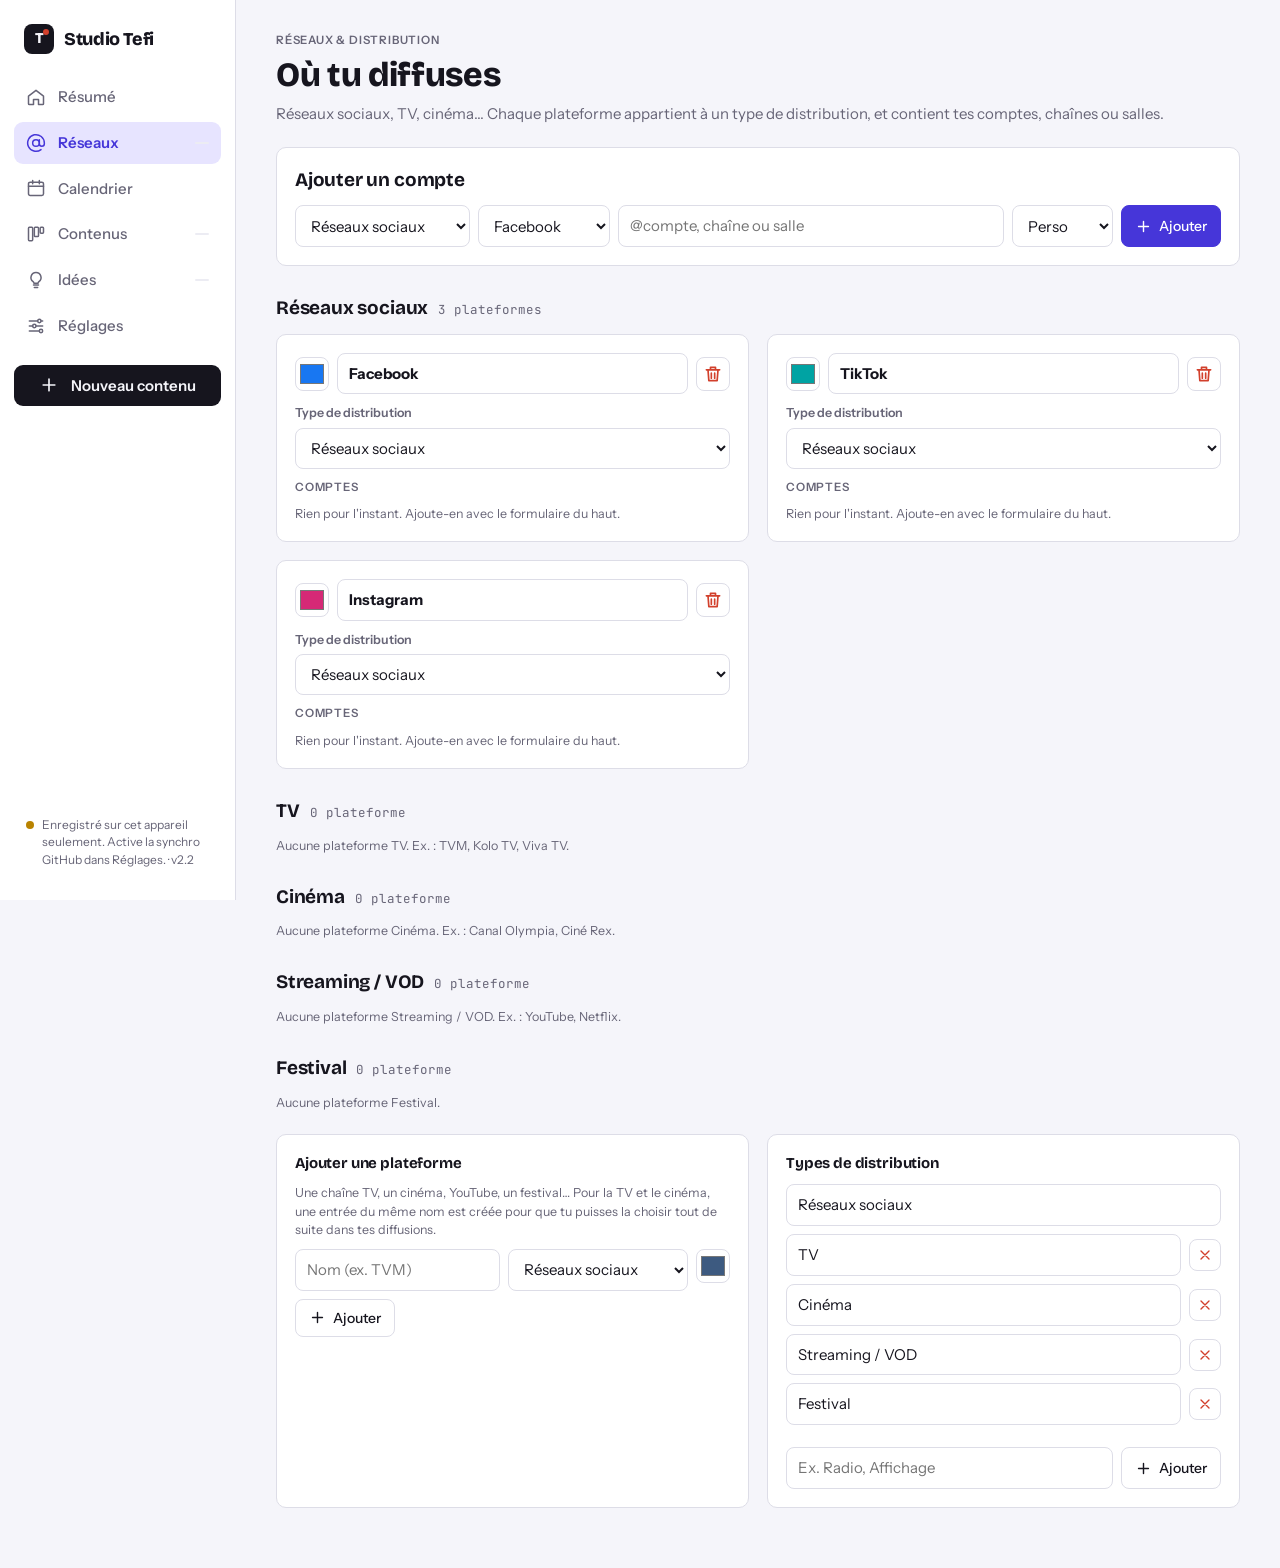
<file: versions/studiotefi-v2.2.html>
<!doctype html>
<!-- Studio Tefi · version 2.2 · 16 octobre 2026 -->
<html lang="fr">
<head>
<meta charset="utf-8">
<meta name="viewport" content="width=device-width,initial-scale=1,viewport-fit=cover">
<meta name="apple-mobile-web-app-capable" content="yes">
<meta name="mobile-web-app-capable" content="yes">
<meta name="apple-mobile-web-app-title" content="Studio Tefi">
<link rel="icon" href="data:image/svg+xml,%3Csvg xmlns='http://www.w3.org/2000/svg' viewBox='0 0 32 32'%3E%3Crect width='32' height='32' rx='8' fill='%2316151E'/%3E%3Ctext x='16' y='23' font-family='Arial' font-weight='700' font-size='19' fill='white' text-anchor='middle'%3ET%3C/text%3E%3Ccircle cx='25' cy='7' r='3' fill='%23E0533D'/%3E%3C/svg%3E">
<link rel="apple-touch-icon" href="data:image/svg+xml,%3Csvg xmlns='http://www.w3.org/2000/svg' viewBox='0 0 32 32'%3E%3Crect width='32' height='32' rx='8' fill='%2316151E'/%3E%3Ctext x='16' y='23' font-family='Arial' font-weight='700' font-size='19' fill='white' text-anchor='middle'%3ET%3C/text%3E%3Ccircle cx='25' cy='7' r='3' fill='%23E0533D'/%3E%3C/svg%3E">
<title>Studio Tefi</title>
<link rel="preconnect" href="https://fonts.googleapis.com">
<link rel="preconnect" href="https://fonts.gstatic.com" crossorigin>
<link rel="stylesheet" href="https://fonts.googleapis.com/css2?family=Bricolage+Grotesque:opsz,wght@12..96,500;12..96,700;12..96,800&family=Instrument+Sans:wght@400;500;600&family=Courier+Prime:wght@400;700&family=JetBrains+Mono:wght@500&display=swap">
<style>
/* Layout: régie de production — barre latérale (bureau) / barre d'onglets (mobile), contenu en panneaux, éditeur en volet latéral */
:root{
  --bg:#F5F5FA; --surface:#FFFFFF; --surface-2:#ECECF3; --line:#DDDDE7; --fg:#16151E; --muted:#676577;
  --accent:#4636D9; --accent-fg:#FFFFFF; --accent-soft:#E7E4FF;
  --late:#D2402C; --ok:#118A6B; --warn:#B98300;
  --shadow:0 1px 2px rgba(22,21,30,.06),0 8px 24px rgba(22,21,30,.06);
  --f-display:"Bricolage Grotesque",ui-sans-serif,system-ui,sans-serif;
  --f-body:"Instrument Sans",ui-sans-serif,system-ui,-apple-system,"Segoe UI",sans-serif;
  --f-script:"Courier Prime","Courier New",Courier,monospace;
  --f-mono:"JetBrains Mono",ui-monospace,SFMono-Regular,Menlo,monospace;
  --r:10px;
}
@media (prefers-color-scheme:dark){:root:not([data-theme="light"]){
  --bg:#0E0E14; --surface:#17161F; --surface-2:#211F2C; --line:#2E2C3B; --fg:#ECEBF4; --muted:#9C9AAE;
  --accent:#9389FF; --accent-fg:#0E0E14; --accent-soft:#25214A;
  --late:#FF6E5A; --ok:#33C79F; --warn:#F0B429; --shadow:0 1px 2px rgba(0,0,0,.4),0 8px 24px rgba(0,0,0,.3); color-scheme:dark}}
:root[data-theme="dark"]{
  --bg:#0E0E14; --surface:#17161F; --surface-2:#211F2C; --line:#2E2C3B; --fg:#ECEBF4; --muted:#9C9AAE;
  --accent:#9389FF; --accent-fg:#0E0E14; --accent-soft:#25214A;
  --late:#FF6E5A; --ok:#33C79F; --warn:#F0B429; --shadow:0 1px 2px rgba(0,0,0,.4),0 8px 24px rgba(0,0,0,.3); color-scheme:dark}

*{box-sizing:border-box}
[hidden]{display:none!important}
html,body{height:100%}
body{margin:0}
body{background:var(--bg);color:var(--fg);font-family:var(--f-body);font-size:15px;line-height:1.45;-webkit-font-smoothing:antialiased}
body.locked{overflow:hidden}
button,input,select,textarea{font:inherit;color:inherit}
button{cursor:pointer}
:focus-visible{outline:2px solid var(--accent);outline-offset:2px}
h1,h2,h3{font-family:var(--f-display);margin:0;text-wrap:balance;letter-spacing:-.01em}
h1{font-size:clamp(26px,4vw,34px);font-weight:800}
h2{font-size:19px;font-weight:700}
h3{font-size:15px;font-weight:700}
.muted{color:var(--muted)}
.mono{font-family:var(--f-mono);font-size:12.5px;font-variant-numeric:tabular-nums}
.label{font-size:11.5px;font-weight:600;letter-spacing:.07em;text-transform:uppercase;color:var(--muted)}
svg{width:20px;height:20px;flex:none}

/* Shell */
.app{display:grid;grid-template-columns:236px minmax(0,1fr);min-height:100%}
.nav{position:sticky;top:env(safe-area-inset-top,0px);height:100vh;display:flex;flex-direction:column;gap:4px;padding:22px 14px;border-right:1px solid var(--line);background:var(--surface)}
.brand{display:flex;align-items:center;gap:10px;padding:2px 10px 18px}
.brand-mark{width:30px;height:30px;border-radius:8px;background:var(--fg);color:var(--bg);display:grid;place-items:center;font-family:var(--f-display);font-weight:800;font-size:15px;position:relative}
.brand-mark::after{content:"";position:absolute;top:5px;right:5px;width:6px;height:6px;border-radius:50%;background:var(--late)}
.brand b{font-family:var(--f-display);font-size:18px;font-weight:800;letter-spacing:-.02em}
.nav-btn{display:flex;align-items:center;gap:12px;padding:10px 12px;border:0;border-radius:9px;background:none;color:var(--muted);font-weight:500;text-align:left}
.nav-btn:hover{background:var(--surface-2);color:var(--fg)}
.nav-btn[aria-current="page"]{background:var(--accent-soft);color:var(--accent);font-weight:600}
.nav-btn .count{margin-left:auto;font-family:var(--f-mono);font-size:11px;background:var(--surface-2);color:var(--muted);padding:1px 7px;border-radius:20px}
.nav-new{margin-top:14px;justify-content:center;background:var(--fg);color:var(--bg);font-weight:600}
.nav-new:hover{background:var(--fg);color:var(--bg);opacity:.9}
.sync{margin-top:auto;padding:10px 12px;font-size:12px;color:var(--muted);display:flex;gap:8px;align-items:flex-start}
.sync i{width:8px;height:8px;border-radius:50%;background:var(--muted);margin-top:5px;flex:none}
.sync.cloud i{background:var(--ok)} .sync.local i{background:var(--warn)}
main{min-width:0;padding-block:28px 60px;padding-left:max(16px,env(safe-area-inset-left,0px));padding-right:max(16px,env(safe-area-inset-right,0px))}
.wrap{max-width:1180px;margin:0 auto;display:flex;flex-direction:column;gap:22px}
@media (min-width:900px){main{padding-left:40px;padding-right:max(40px,env(safe-area-inset-right,0px))}}
.fab{display:none}
.nav-btn .sm{display:none}
@media (max-width:899px){
  .app{grid-template-columns:minmax(0,1fr)}
  .nav{position:fixed;inset:auto 0 0 0;top:auto;height:auto;flex-direction:row;justify-content:space-around;gap:0;padding:6px max(8px,env(safe-area-inset-right,0px)) calc(6px + env(safe-area-inset-bottom,0px)) max(8px,env(safe-area-inset-left,0px));border-right:0;border-top:1px solid var(--line);z-index:30}
  .brand,.sync,.nav-new{display:none}
  .nav-btn{flex-direction:column;gap:3px;font-size:11px;padding:6px 4px;flex:1;align-items:center;text-align:center}
  .nav-btn .count{display:none}
  .nav-btn .lg{display:none}.nav-btn .sm{display:inline}
  .nav-btn[aria-current="page"]{background:none}
  main{padding-block:18px calc(110px + env(safe-area-inset-bottom,0px))}
  .fab{display:grid;place-items:center;position:fixed;right:max(16px,env(safe-area-inset-right,0px));bottom:calc(76px + env(safe-area-inset-bottom,0px));width:54px;height:54px;border-radius:16px;border:0;background:var(--fg);color:var(--bg);box-shadow:var(--shadow);z-index:29}
  .fab svg{width:24px;height:24px}
}

/* Generic UI */
.head{display:flex;flex-wrap:wrap;align-items:flex-end;justify-content:space-between;gap:12px}
.head p{margin:4px 0 0}
.panel{background:var(--surface);border:1px solid var(--line);border-radius:var(--r);padding:18px}
.panel-h{display:flex;align-items:center;justify-content:space-between;gap:10px;margin-bottom:12px}
.btn{display:inline-flex;align-items:center;gap:7px;padding:8px 13px;border-radius:8px;border:1px solid var(--line);background:var(--surface);font-weight:500;font-size:14px;white-space:nowrap}
.btn:hover{border-color:var(--muted)}
.btn svg{width:17px;height:17px}
.btn.primary{background:var(--accent);color:var(--accent-fg);border-color:var(--accent)}
.btn.ghost{border-color:transparent;background:none}
.btn.ghost:hover{background:var(--surface-2)}
.btn.small{padding:5px 10px;font-size:13px}
.btn.danger{color:var(--late)}
.btn.danger[data-armed="1"]{background:var(--late);color:#fff;border-color:var(--late)}
.icon-btn{display:inline-grid;place-items:center;width:34px;height:34px;border-radius:8px;border:1px solid var(--line);background:var(--surface)}
.icon-btn:hover{border-color:var(--muted)}
.seg{display:inline-flex;background:var(--surface-2);border-radius:9px;padding:3px;gap:2px}
.seg button{border:0;background:none;padding:6px 12px;border-radius:7px;font-size:13.5px;font-weight:500;color:var(--muted)}
.seg button[aria-pressed="true"]{background:var(--surface);color:var(--fg);box-shadow:0 1px 2px rgba(0,0,0,.1)}
.field{display:flex;flex-direction:column;gap:5px;min-width:0}
.field>span{font-size:12.5px;font-weight:600;color:var(--muted)}
.inp{width:100%;padding:9px 11px;border:1px solid var(--line);border-radius:8px;background:var(--surface);min-width:0}
.inp:focus{border-color:var(--accent);outline:none;box-shadow:0 0 0 3px var(--accent-soft)}
textarea.inp{resize:vertical;min-height:70px}
select.inp{padding-right:28px}
.filters{display:flex;flex-wrap:wrap;gap:8px;align-items:center}
.filters select{width:auto;max-width:100%;padding:6px 26px 6px 10px;font-size:13.5px;border-radius:20px}
.filters select.on{border-color:var(--accent);background:var(--accent-soft);color:var(--accent);font-weight:600}
.dot{display:inline-block;width:8px;height:8px;border-radius:50%;background:var(--c,var(--muted));flex:none}
.pill{display:inline-flex;align-items:center;gap:6px;padding:2px 9px;border-radius:20px;font-size:12px;font-weight:600;background:color-mix(in srgb,var(--c) 14%,transparent);color:color-mix(in srgb,var(--c) 75%,var(--fg));white-space:nowrap}
.pill.plain{background:var(--surface-2);color:var(--muted)}
.empty{padding:28px 18px;text-align:center;color:var(--muted);border:1.5px dashed var(--line);border-radius:var(--r)}
.empty b{display:block;color:var(--fg);font-family:var(--f-display);font-size:17px;margin-bottom:4px}
.empty .btn{margin-top:12px}
.grid-2{display:grid;grid-template-columns:repeat(2,minmax(0,1fr));gap:18px}
.grid-3{display:grid;grid-template-columns:repeat(3,minmax(0,1fr));gap:12px}
@media (max-width:760px){.grid-2,.grid-3{grid-template-columns:minmax(0,1fr)}}

/* Home */
.stats{display:grid;grid-template-columns:repeat(4,minmax(0,1fr));gap:12px}
@media (max-width:760px){.stats{grid-template-columns:repeat(2,minmax(0,1fr))}}
.stat{background:var(--surface);border:1px solid var(--line);border-radius:var(--r);padding:14px 16px;text-align:left;display:flex;flex-direction:column;gap:2px}
.stat:hover{border-color:var(--muted)}
.stat strong{font-family:var(--f-display);font-size:32px;font-weight:800;line-height:1.1;font-variant-numeric:tabular-nums}
.stat.alert strong{color:var(--late)}
.strip{display:grid;grid-template-columns:repeat(7,minmax(0,1fr));gap:6px}
.strip button{border:1px solid var(--line);background:var(--surface);border-radius:9px;padding:9px 4px 10px;display:flex;flex-direction:column;align-items:center;gap:4px;min-width:0}
.strip button:hover{border-color:var(--muted)}
.strip .d{font-family:var(--f-display);font-size:20px;font-weight:700;line-height:1}
.strip .is-today{background:var(--fg);color:var(--bg);border-color:var(--fg)}
.strip .is-today .label{color:inherit;opacity:.7}
.dots{display:flex;gap:3px;flex-wrap:wrap;justify-content:center;min-height:8px;max-width:100%}
.dots .dot{width:7px;height:7px}
.rows{display:flex;flex-direction:column}
.row{display:flex;align-items:center;gap:12px;padding:10px 4px;border-top:1px solid var(--line);min-width:0}
.row:first-child{border-top:0}
.row-main{flex:1;min-width:0;display:flex;flex-direction:column;gap:3px;background:none;border:0;padding:0;text-align:left}
.row-main b{font-weight:600;overflow:hidden;text-overflow:ellipsis;white-space:nowrap}
.row-meta{display:flex;flex-wrap:wrap;gap:6px;align-items:center;font-size:13px;color:var(--muted)}
.when{width:58px;flex:none;display:flex;flex-direction:column;align-items:flex-start}
.when b{font-family:var(--f-display);font-size:18px;line-height:1}
.when.late b{color:var(--late)}
.pipe{display:flex;height:12px;border-radius:6px;overflow:hidden;background:var(--surface-2);gap:2px}
.pipe i{background:var(--c)}
.legend{display:flex;flex-wrap:wrap;gap:6px 14px;margin-top:10px;font-size:13px}
.legend span{display:inline-flex;align-items:center;gap:6px}
.acc-row{display:grid;grid-template-columns:minmax(0,1fr) auto auto;gap:12px;align-items:center;padding:9px 0;border-top:1px solid var(--line)}
.acc-row:first-child{border-top:0}
.acc-name{display:flex;align-items:center;gap:8px;min-width:0;font-weight:600}
.acc-name span{overflow:hidden;text-overflow:ellipsis;white-space:nowrap}
.kv{display:flex;flex-direction:column;align-items:flex-end;font-size:12px;color:var(--muted)}
.kv b{font-family:var(--f-mono);font-size:14px;color:var(--fg)}
.onboard ol{margin:10px 0 0;padding-left:20px;display:flex;flex-direction:column;gap:6px}

/* Calendar */
.cal-bar{display:flex;flex-wrap:wrap;gap:10px;align-items:center;justify-content:space-between}
.cal-nav{display:flex;align-items:center;gap:6px}
.cal-title{font-family:var(--f-display);font-weight:700;font-size:21px;min-width:0;text-transform:capitalize;margin:0 6px}
.toggle{display:inline-flex;align-items:center;gap:7px;font-size:13.5px;color:var(--muted);cursor:pointer}
.toggle input{accent-color:var(--accent);width:16px;height:16px}
.month{display:grid;grid-template-columns:repeat(7,minmax(0,1fr));border:1px solid var(--line);border-radius:var(--r);overflow:hidden;background:var(--line);gap:1px}
.dow{background:var(--surface-2);padding:7px 8px;font-size:11.5px;font-weight:600;letter-spacing:.06em;text-transform:uppercase;color:var(--muted)}
.day{background:var(--surface);min-height:118px;padding:6px;display:flex;flex-direction:column;gap:3px;min-width:0;cursor:pointer;position:relative}
.day.out{background:var(--bg)}
.day.out .num{opacity:.45}
.day.sel{box-shadow:inset 0 0 0 2px var(--accent)}
.day.drop{background:var(--accent-soft)}
.num{font-family:var(--f-mono);font-size:12px;font-weight:500;width:24px;height:24px;display:grid;place-items:center;border-radius:50%}
.day.today .num{background:var(--late);color:#fff}
.ev{display:flex;align-items:center;gap:5px;width:100%;min-width:0;border:0;border-radius:5px;padding:3px 6px;font-size:12px;text-align:left;background:color-mix(in srgb,var(--c) 15%,var(--surface));color:var(--fg);cursor:pointer;line-height:1.3}
.ev:hover{background:color-mix(in srgb,var(--c) 26%,var(--surface))}
.ev .t{font-family:var(--f-mono);font-size:10.5px;color:var(--muted);flex:none}
.ev .n{overflow:hidden;text-overflow:ellipsis;white-space:nowrap;font-weight:500}
.ev.prod{background:none;border:1px dashed color-mix(in srgb,var(--fg) 25%,transparent);color:var(--muted)}
.ev.done .n{text-decoration:line-through;opacity:.6}
.ev.late{box-shadow:inset 2px 0 0 var(--late)}
.more{font-size:11.5px;color:var(--muted);padding-left:4px}
@media (max-width:640px){
  .day{min-height:64px;padding:4px;gap:2px;align-items:center}
  .day .ev{height:5px;padding:0;border-radius:3px;background:var(--c)}
  .day .ev.prod{border:0;background:color-mix(in srgb,var(--fg) 25%,transparent)}
  .day .ev .t,.day .ev .n{display:none}
  .dow{padding:6px 2px;text-align:center;font-size:10.5px}
}
.week{display:grid;grid-template-columns:repeat(7,minmax(0,1fr));gap:8px}
.wcol{background:var(--surface);border:1px solid var(--line);border-radius:var(--r);padding:8px;min-height:260px;display:flex;flex-direction:column;gap:5px;min-width:0}
.wcol.today{border-color:var(--late)}
.wcol.drop{background:var(--accent-soft)}
.wcol-h{display:flex;justify-content:space-between;align-items:baseline;padding:2px 2px 6px;border-bottom:1px solid var(--line);margin-bottom:3px}
.wcol-h b{font-family:var(--f-display);font-size:20px}
.wcol .ev{flex-direction:column;align-items:flex-start;gap:1px;padding:6px 7px}
.wcol .ev .n{white-space:normal}
@media (max-width:899px){.week{grid-template-columns:minmax(0,1fr)}.wcol{min-height:0}.wcol .ev{flex-direction:row;align-items:center}}
.agenda{display:flex;flex-direction:column;gap:16px}
.agenda-day{display:grid;grid-template-columns:92px minmax(0,1fr);gap:14px}
@media (max-width:560px){.agenda-day{grid-template-columns:minmax(0,1fr);gap:6px}}
.agenda-date{padding-top:10px}
.agenda-date b{font-family:var(--f-display);font-size:22px;display:block;line-height:1}
.daypanel .row{padding:11px 2px}
.tag-kind{font-size:11px;font-weight:600;letter-spacing:.05em;text-transform:uppercase}

/* Board */
.board{display:grid;grid-auto-flow:column;grid-auto-columns:minmax(250px,1fr);gap:12px;overflow-x:auto;padding-bottom:8px;scroll-snap-type:x proximity}
.col{background:var(--surface-2);border-radius:var(--r);padding:10px;display:flex;flex-direction:column;gap:8px;min-height:200px;scroll-snap-align:start;min-width:0}
.col.drop{outline:2px dashed var(--accent);outline-offset:-2px}
.col-h{display:flex;align-items:center;gap:8px;padding:2px 4px 4px;font-weight:600}
.col-h .mono{margin-left:auto;color:var(--muted)}
.card{background:var(--surface);border:1px solid var(--line);border-radius:9px;padding:11px 12px;display:flex;flex-direction:column;gap:8px;cursor:pointer;min-width:0}
.card:hover{border-color:var(--muted)}
.card-t{font-weight:600;line-height:1.3;overflow-wrap:anywhere}
.card-f{display:flex;flex-wrap:wrap;gap:5px;align-items:center}
.card-b{display:flex;justify-content:space-between;align-items:center;gap:8px}
.chip-acc{display:inline-flex;align-items:center;gap:5px;font-size:12px;color:var(--muted);background:var(--surface-2);border-radius:5px;padding:2px 7px;max-width:100%;overflow:hidden;white-space:nowrap;text-overflow:ellipsis}
.chip-acc.late{color:var(--late)}
.table-wrap{overflow-x:auto;border:1px solid var(--line);border-radius:var(--r);background:var(--surface)}
table{width:100%;border-collapse:collapse;font-size:14px;min-width:640px}
th{text-align:left;font-size:11.5px;letter-spacing:.06em;text-transform:uppercase;color:var(--muted);font-weight:600;padding:10px 12px;border-bottom:1px solid var(--line);background:var(--surface-2)}
td{padding:10px 12px;border-bottom:1px solid var(--line);vertical-align:middle}
tr:last-child td{border-bottom:0}
tbody tr{cursor:pointer}
tbody tr:hover td{background:var(--surface-2)}
.search{position:relative;flex:1;min-width:180px;max-width:340px}
.search svg{position:absolute;left:10px;top:50%;transform:translateY(-50%);color:var(--muted);width:17px;height:17px}
.search .inp{padding-left:34px}

/* Ideas */
.quick{display:flex;gap:8px;flex-wrap:wrap}
.quick .inp:first-child{flex:1;min-width:200px}
.quick select{width:auto}
.ideas{display:grid;grid-template-columns:repeat(auto-fill,minmax(260px,1fr));gap:12px}
.idea{background:var(--surface);border:1px solid var(--line);border-radius:var(--r);padding:14px;display:flex;flex-direction:column;gap:10px;min-width:0}
.idea p{margin:0;color:var(--muted);font-size:14px;overflow-wrap:anywhere;display:-webkit-box;-webkit-line-clamp:3;-webkit-box-orient:vertical;overflow:hidden}
.idea .card-b{margin-top:auto}

/* Settings */
.set-list{display:flex;flex-direction:column;gap:8px}
.set-item{display:flex;align-items:center;gap:8px;min-width:0}
.set-item .inp{flex:1}
.swatch{width:34px;height:34px;padding:2px;border:1px solid var(--line);border-radius:8px;background:var(--surface);flex:none;cursor:pointer}
.plat-group{display:flex;flex-direction:column;gap:6px;padding:10px 0;border-top:1px solid var(--line)}
.plat-group:first-child{border-top:0;padding-top:0}
.add-form{display:flex;gap:8px;flex-wrap:wrap;margin-top:12px}
.add-form .inp{flex:1;min-width:140px}
.add-form select.inp{flex:0 1 auto;width:auto}

/* Editor sheet */
.sheet{position:fixed;inset:0;z-index:50;display:flex;justify-content:flex-end;background:color-mix(in srgb,#000 38%,transparent)}
.sheet-panel{width:min(780px,100%);height:100%;background:var(--bg);display:flex;flex-direction:column;box-shadow:var(--shadow);animation:slide .22s ease-out}
@keyframes slide{from{transform:translateX(30px);opacity:.4}to{transform:none;opacity:1}}
@media (prefers-reduced-motion:reduce){.sheet-panel{animation:none}}
.sheet-top{display:flex;align-items:center;gap:10px;padding:calc(10px + env(safe-area-inset-top,0px)) max(16px,env(safe-area-inset-right,0px)) 10px max(16px,env(safe-area-inset-left,0px));border-bottom:1px solid var(--line);background:var(--surface)}
.saved{font-size:12.5px;color:var(--muted);margin-right:auto;display:flex;align-items:center;gap:6px}
.saved i{width:7px;height:7px;border-radius:50%;background:var(--ok)}
.saved.pending i{background:var(--warn)}
.sheet-body{flex:1;overflow-y:auto;padding:22px max(16px,env(safe-area-inset-right,0px)) calc(40px + env(safe-area-inset-bottom,0px)) max(16px,env(safe-area-inset-left,0px));display:flex;flex-direction:column;gap:22px}
@media (min-width:700px){.sheet-body{padding-left:32px;padding-right:32px}}
.title-inp{font-family:var(--f-display);font-size:clamp(24px,4vw,30px);font-weight:800;border:0;background:none;padding:2px 0;width:100%;letter-spacing:-.015em}
.title-inp:focus{outline:none}
.title-inp::placeholder{color:var(--muted);opacity:.6}
.ed-sec{display:flex;flex-direction:column;gap:12px}
.ed-sec-h{display:flex;align-items:center;justify-content:space-between;gap:10px;padding-bottom:6px;border-bottom:1px solid var(--line)}
.status-pick{display:flex;flex-wrap:wrap;gap:6px}
.status-pick button{display:inline-flex;align-items:center;gap:6px;border:1px solid var(--line);background:var(--surface);border-radius:20px;padding:6px 12px;font-size:13.5px;font-weight:500}
.status-pick button[aria-pressed="true"]{background:var(--c);border-color:var(--c);color:#fff}
.status-pick button[aria-pressed="true"] .dot{background:#fff}
.pub{display:grid;grid-template-columns:minmax(0,2.2fr) minmax(0,1fr) 104px auto auto;grid-template-areas:'acc date time done x';gap:8px;align-items:center;background:var(--surface);border:1px solid var(--line);border-radius:9px;padding:8px}
.pub.isdone{opacity:.7}
.pub-done{display:inline-flex;align-items:center;gap:6px;font-size:13px;color:var(--muted);white-space:nowrap;cursor:pointer}
.pub-done input{accent-color:var(--ok);width:17px;height:17px}
.pub-acc{grid-area:acc;min-width:0}.pub>[data-pf=date]{grid-area:date}.pub>[data-pf=time]{grid-area:time}.pub-done{grid-area:done}.pub>.icon-btn{grid-area:x}
@media (max-width:620px){.pub{grid-template-columns:minmax(0,1fr) minmax(0,1fr) auto;grid-template-areas:'acc acc x' 'date time done'}}
.f-grid{display:grid;grid-template-columns:repeat(3,minmax(0,1fr));gap:12px}
@media (max-width:620px){.f-grid{grid-template-columns:repeat(2,minmax(0,1fr))}}
.f-grid .wide{grid-column:1 / -1}
.scene{background:var(--surface);border:1px solid var(--line);border-radius:9px;overflow:hidden}
.scene-h{display:flex;align-items:center;gap:6px;padding:6px 6px 6px 12px;border-bottom:1px solid var(--line);background:var(--surface-2)}
.scene-h input{flex:1;border:0;background:none;font-family:var(--f-script);font-weight:700;text-transform:uppercase;font-size:14px;padding:4px 0;min-width:0}
.scene-h input:focus{outline:none}
.scene textarea{display:block;width:100%;border:0;background:var(--surface);font-family:var(--f-script);font-size:15px;line-height:1.6;padding:14px 16px;min-height:150px;resize:vertical}
.scene textarea:focus{outline:none;box-shadow:inset 0 0 0 2px var(--accent-soft)}
.hint{font-size:12.5px;color:var(--muted)}
.ed-foot{display:flex;flex-wrap:wrap;gap:8px;padding-top:14px;border-top:1px solid var(--line)}
.toast{position:fixed;left:50%;bottom:calc(90px + env(safe-area-inset-bottom,0px));transform:translateX(-50%);background:var(--fg);color:var(--bg);padding:10px 16px;border-radius:9px;font-size:14px;z-index:80;max-width:calc(100% - 32px);box-shadow:var(--shadow)}
@media (min-width:900px){.toast{bottom:28px}}
.loading{padding:60px 0;text-align:center;color:var(--muted)}
/* v2 */
.stats{grid-template-columns:repeat(5,minmax(0,1fr))}
@media (max-width:760px){.stats{grid-template-columns:repeat(2,minmax(0,1fr))}.stats .stat:first-child{grid-column:1 / -1}}
.stat[aria-pressed="true"]{border-color:var(--fg);box-shadow:inset 0 0 0 1px var(--fg)}
.strip button[aria-pressed="true"]{border-color:var(--accent);box-shadow:inset 0 0 0 1px var(--accent)}
.strip .is-today[aria-pressed="true"]{box-shadow:0 0 0 2px var(--accent)}
.netbar{display:flex;flex-wrap:wrap;gap:8px;align-items:center}
.acc-chip{display:inline-flex;align-items:center;gap:7px;padding:5px 10px 5px 9px;border:1px solid var(--line);border-radius:20px;background:var(--surface);font-size:13.5px;font-weight:500;max-width:100%}
.acc-chip span.h{overflow:hidden;text-overflow:ellipsis;white-space:nowrap}
.nat{font-size:10px;font-weight:700;letter-spacing:.07em;text-transform:uppercase;padding:1px 6px;border-radius:4px;background:var(--surface-2);color:var(--muted);white-space:nowrap}
.nat.pro{background:var(--fg);color:var(--bg)}
.nat.unset{background:none;border:1px dashed var(--muted)}
.quick-acc{display:flex;flex-wrap:wrap;gap:8px;margin-top:12px}
.quick-acc .inp{width:auto;flex:0 1 auto}
.quick-acc input.inp{flex:1 1 160px}
.row-acts{display:flex;gap:4px;flex:none;align-items:center}
.icon-btn.sm{width:32px;height:32px}
.icon-btn.sm svg{width:16px;height:16px}
.icon-btn.danger{color:var(--late)}
.icon-btn[data-armed="1"]{width:auto;padding:0 10px;background:var(--late);color:#fff;border-color:var(--late);font-size:12.5px;font-weight:600}
.peek{position:fixed;inset:0;z-index:60;display:flex;align-items:center;justify-content:center;background:color-mix(in srgb,#000 42%,transparent);padding:16px}
.peek-panel{width:min(620px,100%);max-height:100%;overflow-y:auto;background:var(--bg);border-radius:14px;box-shadow:var(--shadow);display:flex;flex-direction:column;animation:pop .18s ease-out}
@keyframes pop{from{transform:translateY(12px);opacity:.5}to{transform:none;opacity:1}}
@media (prefers-reduced-motion:reduce){.peek-panel{animation:none}}
@media (max-width:640px){.peek{align-items:flex-end;padding:0}.peek-panel{border-radius:16px 16px 0 0;max-height:92%}}
.peek-h{display:flex;gap:12px;align-items:flex-start;padding:16px 18px 14px;border-bottom:1px solid var(--line);background:var(--surface);position:sticky;top:0;z-index:2}
.peek-h h2{font-size:22px;font-weight:800;overflow-wrap:anywhere}
.peek-b{padding:16px 18px;display:flex;flex-direction:column;gap:18px}
.peek-f{display:flex;flex-wrap:wrap;gap:8px;padding:12px 18px calc(12px + env(safe-area-inset-bottom,0px));border-top:1px solid var(--line);background:var(--surface);position:sticky;bottom:0}
.peek-f .btn.primary{margin-right:auto}
.ppub{display:grid;grid-template-columns:minmax(0,1fr) 140px 92px auto auto;grid-template-areas:'acc date time done x';gap:8px;align-items:center;background:var(--surface);border:1px solid var(--line);border-radius:9px;padding:8px 8px 8px 12px}
.ppub .acc{grid-area:acc;display:flex;align-items:center;gap:7px;min-width:0;font-weight:600;font-size:14px}
.ppub .acc span.h{overflow:hidden;text-overflow:ellipsis;white-space:nowrap}
.ppub>[data-ppf=date]{grid-area:date}.ppub>[data-ppf=time]{grid-area:time}.ppub .pub-done{grid-area:done}.ppub>.icon-btn{grid-area:x;justify-self:end}
.ppub.late{border-color:var(--late)}
@media (max-width:560px){.ppub{grid-template-columns:minmax(0,1fr) minmax(0,1fr) auto;grid-template-areas:'acc acc x' 'date time done'}}
.kvs{display:grid;grid-template-columns:repeat(auto-fill,minmax(150px,1fr));gap:10px 16px}
.kvs div{display:flex;flex-direction:column;gap:1px;min-width:0}
.kvs b{font-weight:500;overflow-wrap:anywhere}
.script-ex{font-family:var(--f-script);white-space:pre-wrap;background:var(--surface);border:1px solid var(--line);border-radius:9px;padding:12px 14px;font-size:14px;line-height:1.55;max-height:200px;overflow:auto;margin:0;overflow-wrap:anywhere}
.theme-pick{display:flex;flex-wrap:wrap;gap:6px}
.theme-pick button{border:1px solid var(--line);background:var(--surface);border-radius:20px;padding:5px 11px;font-size:13px;font-weight:500;color:var(--muted)}
.theme-pick button[aria-pressed="true"]{background:var(--accent-soft);border-color:var(--accent);color:var(--accent);font-weight:600}
.hist{display:flex;flex-direction:column}
.hist-row{display:grid;grid-template-columns:auto minmax(0,1fr) auto;gap:12px;align-items:center;padding:10px 0;border-top:1px solid var(--line)}
.hist-row:first-child{border-top:0}
.hist-ic{width:30px;height:30px;border-radius:8px;display:grid;place-items:center;background:var(--surface-2);color:var(--muted);font-size:15px;font-weight:700}
.hist-ic.create{color:var(--ok)}.hist-ic.delete{color:var(--late)}.hist-ic.restore{color:var(--accent)}
.hist-row b{font-weight:600;overflow-wrap:anywhere}
.ver{padding:12px 0;border-top:1px solid var(--line)}
.ver:first-child{border-top:0;padding-top:0}
.ver ul{margin:6px 0 0;padding-left:18px;display:flex;flex-direction:column;gap:3px;font-size:14px}
.toast{display:flex;align-items:center;gap:14px}
.toast[hidden]{display:none}
.toast button{background:none;border:0;color:inherit;font-weight:700;text-decoration:underline;padding:0}
.plat-card{display:flex;flex-direction:column;gap:10px}
.plat-card .set-item h3{font-size:17px}
.acc-line{display:grid;grid-template-columns:minmax(0,1fr) auto auto auto;gap:8px;align-items:center}
@media (max-width:560px){.acc-line{grid-template-columns:minmax(0,1fr) auto;}.acc-line .used{display:none}}
.seg.sm button{padding:5px 10px;font-size:12.5px}
.sync-box{display:flex;flex-direction:column;gap:10px}
.code{font-family:var(--f-mono);font-size:12.5px;background:var(--surface-2);padding:2px 6px;border-radius:5px;overflow-wrap:anywhere}
@media (max-width:899px){.nav-btn{font-size:10.5px;padding:6px 2px}}
.shoot{display:grid;grid-template-columns:minmax(0,1fr) minmax(0,1fr) minmax(0,1.3fr) auto;grid-template-areas:'start end loc x' 'note note note note' 'sum sum sum sum';gap:8px 10px;background:var(--surface);border:1px solid var(--line);border-radius:9px;padding:10px 12px;align-items:end}
.sh-start{grid-area:start}.sh-end{grid-area:end}.sh-loc{grid-area:loc}.sh-x{grid-area:x}.sh-note{grid-area:note}.sh-sum{grid-area:sum;font-weight:600;color:var(--fg)}
@media (max-width:620px){.shoot{grid-template-columns:minmax(0,1fr) minmax(0,1fr);grid-template-areas:'start end' 'loc loc' 'note note' 'sum x'}.sh-x{justify-self:end}}
.chan{display:flex;flex-direction:column;gap:12px}
.chan-h{display:flex;align-items:baseline;gap:10px;padding-top:6px}
.pub-acc{display:flex;gap:8px}
.pub-acc select:first-child{flex:0 0 40%;min-width:0}
.pub-acc select:last-child{flex:1;min-width:0}
</style>


</head>
<body>
<div class="app">
  <nav class="nav" id="nav" aria-label="Navigation">
    <div class="brand"><div class="brand-mark">T</div><b>Studio Tefi</b></div>
    <button class="nav-btn" data-nav="home"><svg viewBox="0 0 24 24" fill="none" stroke="currentColor" stroke-width="1.8" stroke-linecap="round" stroke-linejoin="round"><path d="M3 11l9-7 9 7v9a1 1 0 0 1-1 1h-5v-6h-6v6H4a1 1 0 0 1-1-1z"/></svg>Résumé</button>
    <button class="nav-btn" data-nav="networks"><svg viewBox="0 0 24 24" fill="none" stroke="currentColor" stroke-width="1.8" stroke-linecap="round" stroke-linejoin="round"><circle cx="12" cy="12" r="4"/><path d="M16 8v5a3 3 0 0 0 6 0v-1a10 10 0 1 0-4 8"/></svg>Réseaux<span class="count" id="cnt-acc"></span></button>
    <button class="nav-btn" data-nav="calendar"><svg viewBox="0 0 24 24" fill="none" stroke="currentColor" stroke-width="1.8" stroke-linecap="round" stroke-linejoin="round"><rect x="3" y="5" width="18" height="16" rx="2"/><path d="M3 10h18M8 3v4M16 3v4"/></svg>Calendrier</button>
    <button class="nav-btn" data-nav="contents"><svg viewBox="0 0 24 24" fill="none" stroke="currentColor" stroke-width="1.8" stroke-linecap="round" stroke-linejoin="round"><rect x="3" y="4" width="5" height="16" rx="1"/><rect x="10" y="4" width="5" height="11" rx="1"/><rect x="17" y="4" width="4" height="7" rx="1"/></svg>Contenus<span class="count" id="cnt-contents"></span></button>
    <button class="nav-btn" data-nav="ideas"><svg viewBox="0 0 24 24" fill="none" stroke="currentColor" stroke-width="1.8" stroke-linecap="round" stroke-linejoin="round"><path d="M9 18h6M10 21h4M12 3a6 6 0 0 0-3.5 10.9c.6.5 1 1.2 1 2.1h5c0-.9.4-1.6 1-2.1A6 6 0 0 0 12 3z"/></svg>Idées<span class="count" id="cnt-ideas"></span></button>
    <button class="nav-btn" data-nav="settings"><svg viewBox="0 0 24 24" fill="none" stroke="currentColor" stroke-width="1.8" stroke-linecap="round" stroke-linejoin="round"><path d="M4 6h10M18 6h2M4 12h4M12 12h8M4 18h12"/><circle cx="16" cy="6" r="2"/><circle cx="10" cy="12" r="2"/><circle cx="18" cy="18" r="2"/></svg>Réglages</button>
    <button class="nav-btn nav-new" data-act="new"><svg viewBox="0 0 24 24" fill="none" stroke="currentColor" stroke-width="2" stroke-linecap="round"><path d="M12 5v14M5 12h14"/></svg>Nouveau contenu</button>
    <div class="sync" id="sync"><i></i><span>Connexion…</span></div>
  </nav>
  <main id="main"><div class="loading">Chargement de ton planning…</div></main>
</div>
<button class="fab" data-act="new" aria-label="Nouveau contenu"><svg viewBox="0 0 24 24" fill="none" stroke="currentColor" stroke-width="2" stroke-linecap="round"><path d="M12 5v14M5 12h14"/></svg></button>
<div class="peek" id="peek" hidden><div class="peek-panel" id="peek-panel" role="dialog" aria-modal="true" aria-label="Aperçu du contenu"></div></div>
<div class="sheet" id="sheet" hidden><div class="sheet-panel" id="sheet-panel" role="dialog" aria-modal="true" aria-label="Éditer le contenu"></div></div>
<div class="toast" id="toast" hidden></div>
<input type="file" id="import-file" accept="application/json,.json" hidden>

<script>
(function(){
"use strict";
/* ================= Constantes ================= */
const APP_VERSION='2.2';
const VERSIONS=[
  {v:'2.2',date:'2026-10-16',items:[
    "Chaque diffusion se choisit en deux temps : d'abord la distribution (réseaux, TV, cinéma…), puis le compte, la chaîne ou la salle",
    "Une diffusion peut rester « à préciser » (ex. Cinéma, salle pas encore choisie)",
    "Ajout de compte : choix de la distribution avant la plateforme",
    "Synchro GitHub : récupération automatique toutes les minutes quand l'appli est ouverte"
  ]},
  {v:'2.1',date:'2026-10-16',items:[
    "Plusieurs tournages par contenu, chacun d'un jour ou sur plusieurs jours (du… au…), avec son lieu et une note",
    'Nouvelle étape « En production » entre Écriture et Tournage',
    'Types de distribution : réseaux sociaux, TV, cinéma, streaming, festival — et indication « Uniquement réseaux » sur chaque contenu'
  ]},
  {v:'2.0',date:'2026-10-16',items:[
    "Onglet Réseaux : plateformes et comptes au même endroit, et ajout rapide d'un compte dès l'accueil",
    'Nature du compte : perso ou pro (filtrable partout)',
    'Thématiques de contenu (sport, lifestyle, cinématique…) en plus du format',
    "Résumé cliquable : chaque élément s'ouvre en aperçu pour changer la date, marquer publié, modifier ou supprimer",
    'Historique des modifications avec restauration et bouton Annuler après une suppression',
    'Synchronisation GitHub pour la version hébergée sur GitHub Pages'
  ]},
  {v:'1.0',date:'2026-10-16',items:[
    'Contenus typés, diffusion sur plusieurs comptes, script en scènes',
    'Calendrier mois, semaine et liste avec glisser-déposer',
    'Tableau de production, banque d\'idées, export et import'
  ]}
];
const STATUSES=[
  {id:'idee',label:'Idée',c:'#8A8FA3'},{id:'ecriture',label:'Écriture',c:'#5B6CFF'},{id:'production',label:'En production',c:'#9B4DCA'},
  {id:'tournage',label:'Tournage',c:'#E0533D'},{id:'montage',label:'Montage',c:'#C98C00'},
  {id:'pret',label:'Prêt',c:'#14A37F'},{id:'publie',label:'Publié',c:'#5D6472'}
];
const NATURES=[{id:'perso',label:'Perso'},{id:'pro',label:'Pro'}];
const DEFAULT_SETTINGS={
  types:[
    {id:'skit',label:'Skit',color:'#E4572E'},{id:'court',label:'Court métrage',color:'#7B2CBF'},
    {id:'concept',label:'Concept',color:'#0F7B6C'},{id:'podcast',label:'Podcast',color:'#B5651D'},
    {id:'vlog',label:'Vlog',color:'#2E86AB'},{id:'tuto',label:'Tutoriel',color:'#3A7D44'},
    {id:'interview',label:'Interview',color:'#9C3D54'},{id:'coulisses',label:'Coulisses',color:'#6C757D'},
    {id:'trend',label:'Trend / Challenge',color:'#D81E5B'},{id:'live',label:'Live',color:'#C1121F'},
    {id:'carrousel',label:'Carrousel photo',color:'#5465FF'},{id:'story',label:'Story',color:'#E08E0B'},
    {id:'reel',label:'Reel',color:'#8338EC'},{id:'promo',label:'Annonce / Promo',color:'#2B9348'}
  ],
  themes:[
    {id:'sport',label:'Sport'},{id:'lifestyle',label:'Lifestyle'},{id:'cinematique',label:'Cinématique'},
    {id:'humour',label:'Humour'},{id:'food',label:'Food'},{id:'voyage',label:'Voyage'},
    {id:'mode',label:'Mode / Beauté'},{id:'musique',label:'Musique'},{id:'tech',label:'Tech'},
    {id:'education',label:'Éducation'},{id:'business',label:'Business'},{id:'culture',label:'Culture malgache'},
    {id:'famille',label:'Famille'},{id:'motivation',label:'Motivation'}
  ],
  platforms:[
    {id:'facebook',label:'Facebook',color:'#1877F2',channel:'social'},
    {id:'tiktok',label:'TikTok',color:'#00A3A3',channel:'social'},
    {id:'instagram',label:'Instagram',color:'#D62976',channel:'social'}
  ],
  channels:[
    {id:'social',label:'Réseaux sociaux'},{id:'tv',label:'TV'},{id:'cinema',label:'Cinéma'},
    {id:'streaming',label:'Streaming / VOD'},{id:'festival',label:'Festival'}
  ]
};
const MONTHS=['janvier','février','mars','avril','mai','juin','juillet','août','septembre','octobre','novembre','décembre'];
const MSHORT=['janv.','févr.','mars','avr.','mai','juin','juil.','août','sept.','oct.','nov.','déc.'];
const DAYS=['lun','mar','mer','jeu','ven','sam','dim'];
const DAYS_LONG=['lundi','mardi','mercredi','jeudi','vendredi','samedi','dimanche'];
const LS_DATA='studio-tefi-data-v1',LS_UI='studio-tefi-ui-v1',LS_GIST='studio-tefi-gist-v1';
const HMAX_CLOUD=300,HMAX_LOCAL=150;
const SV='<svg viewBox="0 0 24 24" fill="none" stroke="currentColor" stroke-width="2" stroke-linecap="round" stroke-linejoin="round" aria-hidden="true">';
const ICON={
  left:SV+'<path d="M15 6l-6 6 6 6"/></svg>',right:SV+'<path d="M9 6l6 6-6 6"/></svg>',
  x:SV+'<path d="M6 6l12 12M18 6L6 18"/></svg>',plus:SV+'<path d="M12 5v14M5 12h14"/></svg>',
  search:SV+'<circle cx="11" cy="11" r="7"/><path d="M20 20l-3.5-3.5"/></svg>',
  arrow:SV+'<path d="M5 12h14M13 6l6 6-6 6"/></svg>',
  copy:SV+'<rect x="9" y="9" width="12" height="12" rx="2"/><path d="M5 15V5a2 2 0 0 1 2-2h8"/></svg>',
  check:SV+'<path d="M5 12l5 5 9-10"/></svg>',
  edit:SV+'<path d="M4 20h4L19 9l-4-4L4 16z"/><path d="M14 6l4 4"/></svg>',
  trash:SV+'<path d="M4 7h16M10 11v6M14 11v6M6 7l1 13h10l1-13M9 7V4h6v3"/></svg>',
  undo:SV+'<path d="M9 14L4 9l5-5"/><path d="M4 9h11a5 5 0 0 1 0 10h-3"/></svg>'
};

/* ================= Utilitaires ================= */
const $=(s,r=document)=>r.querySelector(s);
const esc=s=>String(s??'').replace(/[&<>"']/g,c=>({'&':'&amp;','<':'&lt;','>':'&gt;','"':'&quot;',"'":'&#39;'}[c]));
const uid=()=>Date.now().toString(36)+Math.random().toString(36).slice(2,8);
const pad=n=>String(n).padStart(2,'0');
const ds=d=>d.getFullYear()+'-'+pad(d.getMonth()+1)+'-'+pad(d.getDate());
const pd=s=>{const a=String(s).split('-').map(Number);return new Date(a[0],a[1]-1,a[2]);};
const addDays=(s,n)=>{const d=pd(s);d.setDate(d.getDate()+n);return ds(d);};
const today=()=>ds(new Date());
const dow=s=>(pd(s).getDay()+6)%7;
const weekStart=s=>addDays(s,-dow(s));
const diffDays=(a,b)=>Math.round((pd(a)-pd(b))/864e5);
const fmtDay=s=>{const d=pd(s);return DAYS_LONG[dow(s)]+' '+d.getDate()+' '+MONTHS[d.getMonth()];};
const fmtShort=s=>{const d=pd(s);return d.getDate()+' '+MSHORT[d.getMonth()];};
const fmtStamp=t=>{const d=new Date(t);return d.getDate()+' '+MSHORT[d.getMonth()]+' · '+pad(d.getHours())+':'+pad(d.getMinutes());};
const rel=s=>{const n=diffDays(s,today());if(n===0)return "aujourd'hui";if(n===1)return 'demain';if(n===-1)return 'hier';return n>0?'dans '+n+' j':'il y a '+(-n)+' j';};
const clone=o=>o==null?o:JSON.parse(JSON.stringify(o));
const isValidDate=s=>/^\d{4}-\d{2}-\d{2}$/.test(s||'');
const plural=(n,a,b)=>n+' '+(n>1?(b||a+'s'):a);
function lsGet(k){try{return JSON.parse(localStorage.getItem(k)||'null');}catch(e){return null;}}
function lsSet(k,v){try{localStorage.setItem(k,JSON.stringify(v));return true;}catch(e){return false;}}
const toMap=a=>{const m={};(a||[]).forEach(x=>{if(x&&x.id)m[x.id]=x;});return m;};

/* ================= État ================= */
const savedUI=lsGet(LS_UI)||{};
const S={contents:{},accounts:{},settings:null,history:[],mode:'pending',loaded:false,
  ui:Object.assign({calMode:'month',cursor:today(),selDay:today(),showProd:true,listMode:'board',search:'',ideaType:'concept',homeSel:'upcoming'},savedUI)};
S.ui.view='home';S.ui.cursor=today();S.ui.selDay=today();
S.ui.filters=Object.assign({channel:'',platform:'',account:'',nature:'',type:'',theme:'',status:''},savedUI.filters||{});
const VIEW_IDS=['home','networks','calendar','contents','ideas','settings'];
let hashView=null;if(location.hash){const h=location.hash.slice(1);if(VIEW_IDS.includes(h))hashView=h;}
if(hashView)S.ui.view=hashView;
const saveUI=()=>{const u=Object.assign({},S.ui);delete u.view;lsSet(LS_UI,u);};
function settings(){const st=S.settings||{};return {types:st.types||DEFAULT_SETTINGS.types,themes:st.themes||DEFAULT_SETTINGS.themes,platforms:(st.platforms||DEFAULT_SETTINGS.platforms).map(p=>p.channel?p:Object.assign({},p,{channel:'social'})),channels:st.channels||DEFAULT_SETTINGS.channels};}
const typeOf=id=>settings().types.find(t=>t.id===id)||{id:'',label:'Sans format',color:'#8A8FA3'};
const themeOf=id=>settings().themes.find(t=>t.id===id);
const platOf=id=>settings().platforms.find(p=>p.id===id)||{id:'',label:'Plateforme ?',color:'#8A8FA3',channel:'social'};
const chanOf=id=>settings().channels.find(c=>c.id===id)||{id:id||'',label:'Autre'};
const isSocial=pid=>(platOf(pid).channel||'social')==='social';
function pubChannel(p){const a=S.accounts[p.accountId];return a?(platOf(a.platform).channel||'social'):(p.channel||'');}
function distOf(c){const out=[];(c.publications||[]).forEach(p=>{const ch=pubChannel(p);if(ch&&!out.includes(ch))out.push(ch);});return out;}
const pendingLabel=p=>p&&p.channel?chanOf(p.channel).label+' · à préciser':'Compte à choisir';
function distLabel(c){const d=distOf(c);if(!d.length)return '';if(d.length===1&&d[0]==='social')return 'Uniquement réseaux';return d.map(id=>chanOf(id).label).join(' + ');}
const distPill=c=>{const l=distLabel(c);return l?'<span class="pill plain" title="Distribution">'+esc(l)+'</span>':'';};
const shootEnd=s=>isValidDate(s.end)&&s.end>=s.start?s.end:s.start;
function fmtShoot(s){if(!isValidDate(s.start))return 'Date à fixer';const e=shootEnd(s);if(e===s.start)return fmtShort(s.start);const n=diffDays(e,s.start)+1;return 'du '+fmtShort(s.start)+' au '+fmtShort(e)+' ('+n+' j)';}
const statusOf=id=>STATUSES.find(s=>s.id===id)||STATUSES[0];
const accounts=()=>{const order=settings().platforms.map(p=>p.id);return Object.values(S.accounts).sort((a,b)=>(order.indexOf(a.platform)-order.indexOf(b.platform))||String(a.handle).localeCompare(b.handle));};
const contents=()=>Object.values(S.contents);
const accLabel=a=>a?a.handle:'Sans compte';
const accColor=a=>a?platOf(a.platform).color:'#8A8FA3';
const titleOf=c=>c&&c.title&&c.title.trim()?c.title:'Sans titre';
const natBadge=a=>!a?'':a.nature==='pro'?'<span class="nat pro">Pro</span>':a.nature==='perso'?'<span class="nat">Perso</span>':'<span class="nat unset" title="Nature à préciser dans Réseaux">?</span>';
function normContent(c){c=Object.assign({title:'',type:'',themes:[],status:'ecriture',publications:[],shoots:null,editDate:'',duration:'',cast:'',gear:'',scenes:[],caption:'',hashtags:'',notes:''},c);
  if(!Array.isArray(c.shoots)){c.shoots=(isValidDate(c.shootDate)||c.location)?[{id:'s0',start:isValidDate(c.shootDate)?c.shootDate:'',end:'',location:c.location||'',note:''}]:[];}
  delete c.shootDate;delete c.location;
  if(!Array.isArray(c.themes))c.themes=[];if(!Array.isArray(c.publications))c.publications=[];if(!Array.isArray(c.scenes))c.scenes=[];return c;}

/* ================= Stockage ================= */
let DB=null;
const wq=new Map();
function enqueue(key,job){const e=wq.get(key)||{busy:false,next:null};e.next=job;wq.set(key,e);if(!e.busy)pump(e);}
async function pump(e){e.busy=true;while(e.next){const j=e.next;e.next=null;try{await j();}catch(err){writeError(err);}}e.busy=false;}
function writeError(err){
  const code=err&&err.code;
  if(code==='invalid_argument')toast("Modification refusée : tu n'as pas le droit d'écrire ici.");
  else if(code==='quota_exceeded')toast("Espace plein : supprime d'anciens contenus pour continuer.");
  else if(code==='unavailable')toast('Connexion instable, réessaie dans un instant.');
  else toast('Enregistrement impossible ('+(code||'erreur')+').');
}
function localPayload(){return {contents:S.contents,accounts:S.accounts,settings:S.settings,history:S.history.slice(0,HMAX_LOCAL)};}
function persistLocal(){if(S.mode!=='local')return;if(!lsSet(LS_DATA,localPayload()))toast("Stockage du navigateur plein : exporte une sauvegarde.");Sync.schedulePush();}
const Store={
  saveContent(c){c=clone(c);c.updatedAt=Date.now();S.contents[c.id]=c;
    if(S.mode==='cloud')enqueue('c:'+c.id,()=>DB.collection('contents').doc(c.id).set(c));else persistLocal();scheduleRender();},
  deleteContent(id){delete S.contents[id];
    if(S.mode==='cloud')enqueue('c:'+id,()=>DB.collection('contents').doc(id).delete());else persistLocal();scheduleRender();},
  saveAccount(a){a=clone(a);S.accounts[a.id]=a;
    if(S.mode==='cloud')enqueue('a:'+a.id,()=>DB.collection('accounts').doc(a.id).set(a));else persistLocal();scheduleRender();},
  deleteAccount(id){delete S.accounts[id];
    if(S.mode==='cloud')enqueue('a:'+id,()=>DB.collection('accounts').doc(id).delete());else persistLocal();scheduleRender();},
  saveSettings(s){S.settings=clone(s);
    if(S.mode==='cloud')enqueue('settings',()=>DB.doc('settings/main').set(clone(s)));else persistLocal();scheduleRender();},
  addHistory(e){
    S.history=[e].concat(S.history.filter(x=>x.id!==e.id));
    if(S.mode==='cloud'){
      enqueue('h:'+e.id,()=>DB.collection('history').doc(e.id).set(e));
      const extra=S.history.slice(HMAX_CLOUD);S.history=S.history.slice(0,HMAX_CLOUD);
      extra.forEach(x=>enqueue('h:'+x.id,()=>DB.collection('history').doc(x.id).delete()));
    }else{S.history=S.history.slice(0,HMAX_LOCAL);persistLocal();}
  }
};
function logChange(kind,action,refId,label,summary,before){
  Store.addHistory({id:'h'+Date.now().toString(36)+Math.random().toString(36).slice(2,6),at:Date.now(),kind,action,refId:refId||'',label:label||'',summary:summary||'',before:before?clone(before):null});
}
async function startStore(){
  let db=null;
  if(window.claude&&typeof window.claude.use==='function'){try{db=await window.claude.use('db');}catch(e){db=null;}}
  if(db){
    DB=db;S.mode='cloud';
    let got=0;const ready=()=>{if(++got===4){S.loaded=true;afterLoad();}};
    setTimeout(()=>{if(!S.loaded){S.loaded=true;afterLoad();scheduleRender();}},6000);
    const onErr=e=>{if(e&&e.code!=='revoked')toast('Synchronisation interrompue. Recharge la page.');};
    db.collection('contents').onSnapshot(snap=>{const o={};snap.docs.forEach(d=>{o[d.id]=normContent(Object.assign({},clone(d.data()),{id:d.id}));});S.contents=o;ready();scheduleRender();},onErr);
    db.collection('accounts').onSnapshot(snap=>{const o={};snap.docs.forEach(d=>{o[d.id]=Object.assign({},clone(d.data()),{id:d.id});});S.accounts=o;ready();scheduleRender();},onErr);
    db.doc('settings/main').onSnapshot(snap=>{S.settings=snap.exists?clone(snap.data()):null;ready();scheduleRender();},onErr);
    db.collection('history').orderBy('at','desc').limit(HMAX_CLOUD).onSnapshot(snap=>{S.history=snap.docs.map(d=>Object.assign({},clone(d.data()),{id:d.id}));ready();scheduleRender();},onErr);
  }else{
    S.mode='local';
    applyLocal(lsGet(LS_DATA)||{});
    S.loaded=true;afterLoad();
    Sync.init();
  }
  renderSync();scheduleRender();
}
function applyLocal(d){
  S.contents={};Object.values(Array.isArray(d.contents)?toMap(d.contents):(d.contents||{})).forEach(c=>{S.contents[c.id]=normContent(c);});
  S.accounts=Array.isArray(d.accounts)?toMap(d.accounts):(d.accounts||{});
  S.settings=d.settings||null;S.history=Array.isArray(d.history)?d.history:[];
}
function afterLoad(){if(!hashView&&!Object.keys(S.accounts).length){S.ui.view='networks';}}
function renderSync(){
  const el=$('#sync');
  if(S.mode==='cloud'){el.className='sync cloud';el.innerHTML='<i></i><span>Synchronisé sur tous tes appareils · v'+APP_VERSION+'</span>';}
  else if(S.mode==='local'){
    if(Sync.cfg&&Sync.cfg.gistId){el.className='sync '+(Sync.state==='error'?'local':'cloud');el.innerHTML='<i></i><span>'+esc(Sync.label())+' · v'+APP_VERSION+'</span>';}
    else{el.className='sync local';el.innerHTML='<i></i><span>Enregistré sur cet appareil seulement. Active la synchro GitHub dans Réglages. · v'+APP_VERSION+'</span>';}
  }
}

/* ================= Synchro GitHub (Gist) — version GitHub Pages ================= */
const GIST_FILE='studio-tefi.json';
const Sync={
  cfg:null,state:'off',pushT:null,dirty:false,lastAt:0,applying:false,
  label(){return this.state==='pushing'?'Envoi vers GitHub…':this.state==='pulling'?'Récupération depuis GitHub…':this.state==='error'?'Synchro GitHub en erreur':this.lastAt?'Synchronisé avec GitHub à '+pad(new Date(this.lastAt).getHours())+':'+pad(new Date(this.lastAt).getMinutes()):'Synchro GitHub active';},
  init(){this.cfg=lsGet(LS_GIST);if(this.cfg&&this.cfg.token&&this.cfg.gistId){this.pull();}
    document.addEventListener('visibilitychange',()=>{if(document.visibilityState==='visible'&&this.cfg&&this.cfg.gistId&&!this.dirty)this.pull();});
    setInterval(()=>{if(document.visibilityState==='visible'&&this.cfg&&this.cfg.gistId&&!this.dirty&&!draft&&this.state!=='pushing')this.pull();},60000);},
  headers(){return {'Authorization':'Bearer '+this.cfg.token,'Accept':'application/vnd.github+json','Content-Type':'application/json'};},
  payload(){return JSON.stringify({app:'studio-tefi',version:1,savedAt:new Date().toISOString(),settings:S.settings,accounts:Object.values(S.accounts),contents:Object.values(S.contents),history:S.history.slice(0,100)});},
  set(state){this.state=state;renderSync();if(S.ui.view==='settings')scheduleRender();},
  async pull(){
    if(!this.cfg||!this.cfg.gistId)return;this.set('pulling');
    try{
      const r=await fetch('https://api.github.com/gists/'+encodeURIComponent(this.cfg.gistId),{headers:this.headers(),cache:'no-store'});
      if(!r.ok)throw new Error(r.status===401?'Jeton GitHub refusé':r.status===404?'Espace de synchro introuvable':'GitHub a répondu '+r.status);
      const g=await r.json();const f=g.files&&g.files[GIST_FILE];if(!f)throw new Error('Fichier de données absent');
      let text=f.content;if(f.truncated&&f.raw_url){text=await (await fetch(f.raw_url,{cache:'no-store'})).text();}
      const d=JSON.parse(text);if(d.app!=='studio-tefi')throw new Error('Données inconnues');
      if(this.dirty){this.set('ok');return;}
      applyLocal(d);lsSet(LS_DATA,localPayload());this.lastAt=Date.now();this.set('ok');scheduleRender();
    }catch(e){this.err=e.message||String(e);this.set('error');}
  },
  schedulePush(){if(!this.cfg||!this.cfg.gistId)return;this.dirty=true;clearTimeout(this.pushT);this.pushT=setTimeout(()=>this.push(),1500);},
  async push(){
    if(!this.cfg||!this.cfg.gistId)return;clearTimeout(this.pushT);this.set('pushing');
    try{const r=await fetch('https://api.github.com/gists/'+encodeURIComponent(this.cfg.gistId),{method:'PATCH',headers:this.headers(),body:JSON.stringify({files:{[GIST_FILE]:{content:this.payload()}}})});
      if(!r.ok)throw new Error(r.status===401?'Jeton GitHub refusé':'GitHub a répondu '+r.status);
      this.dirty=false;this.lastAt=Date.now();this.set('ok');
    }catch(e){this.err=e.message||String(e);this.set('error');}
  },
  async create(token){
    this.cfg={token};
    try{const r=await fetch('https://api.github.com/gists',{method:'POST',headers:this.headers(),body:JSON.stringify({description:'Studio Tefi — données (ne pas supprimer)',public:false,files:{[GIST_FILE]:{content:this.payload()}}})});
      if(!r.ok)throw new Error(r.status===401?'Jeton GitHub refusé : vérifie qu\'il a la permission « gist »':'GitHub a répondu '+r.status);
      const g=await r.json();this.cfg={token,gistId:g.id};lsSet(LS_GIST,this.cfg);this.lastAt=Date.now();this.set('ok');toast('Synchro GitHub activée');
    }catch(e){this.cfg=null;toast(e.message||'Échec de la création');this.set('off');}
  },
  async connect(token,gistId){this.cfg={token,gistId};this.dirty=false;await this.pull();
    if(this.state==='ok'){lsSet(LS_GIST,this.cfg);toast('Appareil connecté : planning récupéré');}else{toast(this.err||'Connexion impossible');this.cfg=null;this.set('off');}},
  disconnect(){try{localStorage.removeItem(LS_GIST);}catch(e){}this.cfg=null;this.set('off');toast('Synchro GitHub désactivée sur cet appareil');}
};

/* ================= Filtres & événements ================= */
function filtersActive(){const f=S.ui.filters;return Object.keys(f).some(k=>f[k]);}
function passAcc(a,p){const f=S.ui.filters;
  if(f.channel&&(a?(platOf(a.platform).channel||'social'):(p&&p.channel))!==f.channel)return false;
  if(f.account&&(!a||a.id!==f.account))return false;if(f.platform&&(!a||a.platform!==f.platform))return false;
  if(f.nature&&(!a||(a.nature||'')!==f.nature))return false;return true;}
function passContent(c){const f=S.ui.filters;if(f.type&&c.type!==f.type)return false;if(f.status&&c.status!==f.status)return false;
  if(f.theme&&!(c.themes||[]).includes(f.theme))return false;
  if(f.channel||f.account||f.platform||f.nature)return (c.publications||[]).some(p=>passAcc(S.accounts[p.accountId],p));return true;}
function events(opt){
  opt=Object.assign({filtered:true,prod:S.ui.showProd},opt||{});
  const out=[];
  for(const c of contents()){
    if(opt.filtered&&!passContent(c))continue;
    for(const p of (c.publications||[])){
      if(!isValidDate(p.date))continue;const a=S.accounts[p.accountId];
      if(opt.filtered&&!passAcc(a,p))continue;
      out.push({kind:'pub',date:p.date,time:p.time||'',c,p,a});
    }
    if(opt.prod){
      (c.shoots||[]).forEach(s=>{if(!isValidDate(s.start))return;const n=Math.min(diffDays(shootEnd(s),s.start)+1,120);for(let i=0;i<n;i++)out.push({kind:'shoot',date:addDays(s.start,i),time:'',c,s,di:i,dn:n});});
      if(isValidDate(c.editDate))out.push({kind:'edit',date:c.editDate,time:'',c});
    }
  }
  out.sort((x,y)=>x.date<y.date?-1:x.date>y.date?1:(x.time||'99')<(y.time||'99')?-1:1);
  return out;
}
const isLate=e=>e.kind==='pub'&&!e.p.done&&e.date<today();
function byDate(evs){const m={};evs.forEach(e=>{(m[e.date]=m[e.date]||[]).push(e);});return m;}
function evColor(e){return e.kind==='pub'?accColor(e.a):typeOf(e.c.type).color;}
function evChip(e){
  const k=e.kind;const cls='ev'+(k!=='pub'?' prod':'')+(k==='pub'&&e.p.done?' done':'')+(isLate(e)?' late':'');
  const lead=k==='shoot'?'Tournage'+(e.dn>1?' '+(e.di+1)+'/'+e.dn:''):k==='edit'?'Montage':(e.time||'');
  const drag=k+':'+e.c.id+':'+(k==='pub'?e.p.id:k==='shoot'?e.s.id:'')+':'+e.date;
  const tip=(k==='pub'?accLabel(e.a)+' · ':lead+(k==='shoot'&&e.s.location?' · '+e.s.location:'')+' · ')+titleOf(e.c);
  return '<button class="'+cls+'" style="--c:'+evColor(e)+'" draggable="true" data-drag="ev:'+esc(drag)+'" data-act="peek" data-id="'+esc(e.c.id)+'" title="'+esc(tip)+'">'+
    (lead?'<span class="t">'+esc(lead)+'</span>':'')+'<span class="n">'+esc(titleOf(e.c))+'</span></button>';
}
function themePills(c){return (c.themes||[]).map(id=>themeOf(id)).filter(Boolean).map(t=>'<span class="pill plain">'+esc(t.label)+'</span>').join('');}
function rowActions(c,p){
  return '<div class="row-acts">'+(p&&!p.done?'<button class="icon-btn sm" data-act="mark-done" data-id="'+esc(c.id)+'" data-pid="'+esc(p.id)+'" title="Marquer publié" aria-label="Marquer publié">'+ICON.check+'</button>':'')+
    '<button class="icon-btn sm" data-act="open" data-id="'+esc(c.id)+'" title="Modifier" aria-label="Modifier">'+ICON.edit+'</button>'+
    '<button class="icon-btn sm danger" data-act="del-content" data-id="'+esc(c.id)+'" data-confirm="Supprimer ?" title="Supprimer le contenu" aria-label="Supprimer le contenu">'+ICON.trash+'</button></div>';
}
function evRow(e,opts){
  opts=opts||{};const c=e.c;const t=typeOf(c.type);const late=isLate(e);
  let kindTag;
  if(e.kind==='pub')kindTag='<span class="pill" style="--c:'+accColor(e.a)+'"><span class="dot" style="--c:'+accColor(e.a)+'"></span>'+esc(e.a?platOf(e.a.platform).label+' · '+e.a.handle:pendingLabel(e.p))+'</span>';
  else if(e.kind==='shoot')kindTag='<span class="pill" style="--c:#E0533D">Tournage'+(e.dn>1?' · jour '+(e.di+1)+'/'+e.dn:'')+'</span>'+(e.s.location?'<span>📍 '+esc(e.s.location)+'</span>':'');
  else kindTag='<span class="pill plain">Montage</span>';
  const when=opts.showDate?'<div class="when'+(late?' late':'')+'"><b>'+pd(e.date).getDate()+'</b><span class="mono muted">'+MSHORT[pd(e.date).getMonth()]+'</span></div>':'';
  return '<div class="row">'+when+'<button class="row-main" data-act="peek" data-id="'+esc(c.id)+'"><b>'+esc(titleOf(c))+'</b><span class="row-meta">'+kindTag+
    '<span class="pill" style="--c:'+t.color+'">'+esc(t.label)+'</span>'+(e.time?'<span class="mono">'+esc(e.time)+'</span>':'')+
    (e.kind==='pub'&&e.p.done?'<span class="pill" style="--c:var(--ok)">Publié</span>':'')+
    (late?'<span style="color:var(--late);font-weight:600">En retard · '+rel(e.date)+'</span>':(opts.showRel?'<span>'+rel(e.date)+'</span>':''))+'</span></button>'+
    rowActions(c,e.kind==='pub'?e.p:null)+'</div>';
}
function contentRow(c){
  const t=typeOf(c.type),s=statusOf(c.status),np=nextPub(c);
  return '<div class="row"><button class="row-main" data-act="peek" data-id="'+esc(c.id)+'"><b>'+esc(titleOf(c))+'</b><span class="row-meta"><span class="pill" style="--c:'+s.c+'">'+s.label+'</span><span class="pill" style="--c:'+t.color+'">'+esc(t.label)+'</span>'+
    (np&&isValidDate(np.date)?'<span>'+esc(accLabel(S.accounts[np.accountId]))+' · '+fmtShort(np.date)+'</span>':'<span>Pas encore planifié</span>')+'</span></button>'+rowActions(c,null)+'</div>';
}
function filterBar(extra){
  const f=S.ui.filters,st=settings();
  const opt=(v,l,sel)=>'<option value="'+esc(v)+'"'+(sel===v?' selected':'')+'>'+esc(l)+'</option>';
  const sel=(k,label,opts)=>'<select class="inp'+(f[k]?' on':'')+'" id="f-'+k+'" data-filter="'+k+'" aria-label="'+label+'">'+opts+'</select>';
  let h='<div class="filters" role="group" aria-label="Filtres">';
  h+=sel('channel','Distribution',opt('','Toutes distributions',f.channel)+st.channels.map(c=>opt(c.id,c.id==='social'?'Uniquement réseaux':c.label,f.channel)).join(''));
  h+=sel('platform','Plateforme',opt('','Toutes plateformes',f.platform)+st.platforms.map(p=>opt(p.id,p.label,f.platform)).join(''));
  h+=sel('account','Compte',opt('','Tous les comptes',f.account)+st.platforms.map(p=>{const as=accounts().filter(a=>a.platform===p.id);return as.length?'<optgroup label="'+esc(p.label)+'">'+as.map(a=>opt(a.id,a.handle,f.account)).join('')+'</optgroup>':'';}).join(''));
  h+=sel('nature','Nature du compte',opt('','Perso et pro',f.nature)+NATURES.map(n=>opt(n.id,'Comptes '+n.label.toLowerCase(),f.nature)).join(''));
  h+=sel('type','Format',opt('','Tous les formats',f.type)+st.types.map(t=>opt(t.id,t.label,f.type)).join(''));
  h+=sel('theme','Thématique',opt('','Toutes thématiques',f.theme)+st.themes.map(t=>opt(t.id,t.label,f.theme)).join(''));
  h+=sel('status','Statut',opt('','Tous les statuts',f.status)+STATUSES.map(s=>opt(s.id,s.label,f.status)).join(''));
  if(filtersActive())h+='<button class="btn ghost small" data-act="reset-filters">'+ICON.x+'Effacer</button>';
  return h+(extra||'')+'</div>';
}

/* ================= Formulaire d'ajout de compte ================= */
function platOptions(ch){return settings().platforms.filter(p=>p.channel===ch).map(p=>'<option value="'+esc(p.id)+'">'+esc(p.label)+'</option>').join('');}
function accQuickForm(idp){
  const st=settings();
  const chs=st.channels.filter(ch=>st.platforms.some(p=>p.channel===ch.id));const ch0=chs[0]?chs[0].id:'social';
  return '<form class="quick-acc" data-form="acc"><select class="inp" id="'+idp+'-chan" data-k="chan" aria-label="Distribution">'+chs.map(ch=>'<option value="'+esc(ch.id)+'">'+esc(ch.label)+'</option>').join('')+'</select>'+
    '<select class="inp" id="'+idp+'-plat" data-k="plat" aria-label="Plateforme">'+platOptions(ch0)+'</select>'+
    '<input class="inp" id="'+idp+'-handle" data-k="handle" placeholder="@compte, chaîne ou salle" autocomplete="off" autocapitalize="off" aria-label="Nom du compte">'+
    '<select class="inp" id="'+idp+'-nat" data-k="nat" aria-label="Nature du compte">'+NATURES.map(n=>'<option value="'+n.id+'">'+n.label+'</option>').join('')+'</select>'+
    '<button class="btn primary" type="submit">'+ICON.plus+'Ajouter</button></form>';
}

/* ================= Vue : Résumé ================= */
function homeList(sel){
  const t=today(),ws=weekStart(t),we=addDays(ws,6);
  const all=events({filtered:false,prod:false});
  const cs=contents();
  if(sel==='week')return {title:'Cette semaine',items:events({filtered:false,prod:true}).filter(e=>e.date>=ws&&e.date<=we),kind:'ev',empty:'Rien de prévu cette semaine.'};
  if(sel==='late')return {title:'En retard',items:all.filter(isLate),kind:'ev',empty:'Aucune publication en retard.'};
  if(sel==='prod')return {title:'En cours',items:cs.filter(c=>['ecriture','production','tournage','montage','pret'].includes(c.status)).sort((a,b)=>STATUSES.findIndex(s=>s.id===a.status)-STATUSES.findIndex(s=>s.id===b.status)),kind:'c',empty:'Aucun contenu en cours.'};
  if(sel==='ideas')return {title:'Idées en attente',items:cs.filter(c=>c.status==='idee').sort((a,b)=>(b.createdAt||0)-(a.createdAt||0)),kind:'c',empty:'Aucune idée notée.'};
  if(sel&&sel.startsWith('day:')){const d=sel.slice(4);return {title:fmtDay(d),items:events({filtered:false,prod:true}).filter(e=>e.date===d),kind:'ev',empty:'Rien de prévu ce jour-là.',day:d};}
  return {title:'À venir · 14 jours',items:all.filter(e=>e.date>=t&&e.date<=addDays(t,13)&&!e.p.done),kind:'ev',empty:'Rien de planifié. Ajoute une diffusion à un contenu pour la voir ici.'};
}
function viewHome(){
  const t=today(),ws=weekStart(t),we=addDays(ws,6);
  const all=events({filtered:false,prod:false});
  const allProd=events({filtered:false,prod:true});
  const cs=contents();const accs=accounts();
  const n={upcoming:homeList('upcoming').items.length,week:homeList('week').items.length,late:all.filter(isLate).length,
    prod:cs.filter(c=>['ecriture','production','tournage','montage','pret'].includes(c.status)).length,ideas:cs.filter(c=>c.status==='idee').length};
  const sel=S.ui.homeSel||'upcoming';
  let h='<div class="wrap"><div class="head"><div><span class="label">'+esc(fmtDay(t))+'</span><h1>Ton planning</h1></div>'+
    '<button class="btn primary" data-act="new">'+ICON.plus+'Nouveau contenu</button></div>';

  // Mes réseaux
  h+='<section class="panel"><div class="panel-h"><h2>Mes réseaux</h2><button class="btn ghost small" data-nav="networks">Gérer'+ICON.arrow+'</button></div>';
  h+=accs.length?'<div class="netbar">'+accs.map(a=>'<button class="acc-chip" data-act="filter-account" data-id="'+esc(a.id)+'" title="Voir le planning de '+esc(a.handle)+'"><span class="dot" style="--c:'+accColor(a)+'"></span><span class="muted">'+esc(platOf(a.platform).label)+'</span><span class="h">'+esc(a.handle)+'</span>'+natBadge(a)+'</button>').join('')+'</div>'
    :'<p class="muted" style="margin:0">Ajoute tes comptes pour commencer : choisis la plateforme, écris le nom du compte et sa nature.</p>';
  h+=accQuickForm('qa')+'</section>';

  const tile=(id,label,num,sub,alert)=>'<button class="stat'+(alert&&num?' alert':'')+'" data-act="home-sel" data-sel="'+id+'" aria-pressed="'+(sel===id)+'"><span class="label">'+label+'</span><strong>'+num+'</strong><span class="muted">'+sub+'</span></button>';
  h+='<div class="stats">'+tile('upcoming','À venir',n.upcoming,'sur 14 jours')+tile('week','Cette semaine',n.week,'publications et tournages')+tile('late','En retard',n.late,'non publiées',true)+tile('prod','En cours',n.prod,'écriture → prêt')+tile('ideas','Idées',n.ideas,'en attente')+'</div>';

  const bd=byDate(allProd);
  h+='<section class="panel"><div class="panel-h"><h2>Semaine du '+fmtShort(ws)+' au '+fmtShort(we)+'</h2><button class="btn ghost small" data-act="goto-cal">Calendrier'+ICON.arrow+'</button></div><div class="strip">';
  for(let i=0;i<7;i++){const day=addDays(ws,i);const evs=bd[day]||[];
    h+='<button class="'+(day===t?'is-today':'')+'" data-act="home-sel" data-sel="day:'+day+'" aria-pressed="'+(sel==='day:'+day)+'" aria-label="'+esc(fmtDay(day))+', '+evs.length+' élément(s)"><span class="label">'+DAYS[i]+'</span><span class="d">'+pd(day).getDate()+'</span><span class="dots">'+
      evs.slice(0,6).map(e=>'<span class="dot" style="--c:'+(e.kind==='pub'?evColor(e):'var(--muted)')+'"></span>').join('')+'</span></button>';}
  h+='</div></section>';

  const L=homeList(sel);
  h+='<section class="panel" id="home-detail"><div class="panel-h"><h2 style="text-transform:'+(L.day?'capitalize':'none')+'">'+esc(L.title)+'</h2><div class="row-acts"><span class="mono muted">'+L.items.length+'</span>'+(L.day?'<button class="btn small" data-act="new" data-date="'+L.day+'">'+ICON.plus+'Planifier</button>':'')+'</div></div>';
  h+=L.items.length?'<div class="rows">'+L.items.slice(0,30).map(x=>L.kind==='ev'?evRow(x,{showDate:!L.day,showRel:sel==='upcoming'}):contentRow(x)).join('')+'</div>'+(L.items.length>30?'<p class="hint">30 premiers éléments affichés.</p>':'')
    :'<div class="empty"><b>Rien ici</b>'+esc(L.empty)+'</div>';
  h+='<p class="hint" style="margin:10px 0 0">Touche un élément pour voir le détail, changer la date, le marquer publié ou le supprimer.</p></section>';

  h+='<div class="grid-2">';
  const counts=STATUSES.map(s=>({s,n:cs.filter(c=>c.status===s.id).length}));const total=cs.length||1;
  h+='<section class="panel"><div class="panel-h"><h2>Production</h2><span class="mono muted">'+plural(cs.length,'contenu')+'</span></div>'+
    '<div class="pipe">'+counts.filter(x=>x.n).map(x=>'<i style="--c:'+x.s.c+';flex:'+x.n/total+'"></i>').join('')+'</div>'+
    '<div class="legend">'+counts.map(x=>'<span><span class="dot" style="--c:'+x.s.c+'"></span>'+x.s.label+' <b class="mono">'+x.n+'</b></span>').join('')+'</div></section>';
  const d=new Date();const mStart=ds(new Date(d.getFullYear(),d.getMonth(),1)),mEnd=ds(new Date(d.getFullYear(),d.getMonth()+1,0));
  h+='<section class="panel"><div class="panel-h"><h2>Par compte</h2></div>';
  h+=accs.length?'<div>'+accs.map(a=>{
      const pubs=all.filter(e=>e.a&&e.a.id===a.id);const next=pubs.find(e=>e.date>=t&&!e.p.done);
      const doneM=pubs.filter(e=>e.p.done&&e.date>=mStart&&e.date<=mEnd).length;const up=pubs.filter(e=>e.date>=t&&!e.p.done).length;
      return '<div class="acc-row"><button class="acc-name row-main" style="flex-direction:row;align-items:center" data-act="filter-account" data-id="'+esc(a.id)+'"><span class="dot" style="--c:'+accColor(a)+'"></span><span>'+esc(a.handle)+'</span>'+natBadge(a)+'<span class="muted" style="font-weight:400;font-size:13px">'+(next?'prochain '+fmtShort(next.date):'')+'</span></button>'+
        '<div class="kv"><b>'+up+'</b>à venir</div><div class="kv"><b>'+doneM+'</b>publiés ce mois</div></div>';}).join('')+'</div>'
    :'<div class="empty"><b>Aucun compte</b>Ajoute-les dans « Mes réseaux » ci-dessus.</div>';
  h+='</section></div></div>';
  return h;
}

/* ================= Vue : Réseaux ================= */
function platCard(p,accs){
  const st=settings();const as=accs.filter(a=>a.platform===p.id);const social=p.channel==='social';
  return '<section class="panel plat-card"><div class="set-item"><input type="color" class="swatch" id="pc-'+esc(p.id)+'" value="'+esc(p.color)+'" data-plat-color="'+esc(p.id)+'" aria-label="Couleur de '+esc(p.label)+'">'+
    '<input class="inp" id="pl-'+esc(p.id)+'" value="'+esc(p.label)+'" data-plat-label="'+esc(p.id)+'" aria-label="Nom de la plateforme" style="font-weight:700">'+
    '<button class="icon-btn danger" data-act="plat-del" data-id="'+esc(p.id)+'" data-confirm="Supprimer ?" aria-label="Supprimer '+esc(p.label)+'">'+ICON.trash+'</button></div>'+
    '<label class="field"><span>Type de distribution</span><select class="inp" id="pch-'+esc(p.id)+'" data-plat-channel="'+esc(p.id)+'">'+st.channels.map(c=>'<option value="'+esc(c.id)+'"'+(c.id===p.channel?' selected':'')+'>'+esc(c.label)+'</option>').join('')+'</select></label>'+
    '<span class="label">'+(social?'Comptes':'Chaînes, salles ou émissions')+'</span>'+
    (as.length?as.map(a=>{const used=contents().reduce((n,c)=>n+(c.publications||[]).filter(x=>x.accountId===a.id).length,0);
      return '<div class="acc-line"><input class="inp" id="acc-'+esc(a.id)+'" value="'+esc(a.handle)+'" data-acc-handle="'+esc(a.id)+'" aria-label="Nom">'+
        '<div class="seg sm" role="group" aria-label="Nature">'+NATURES.map(nt=>'<button data-act="acc-nature" data-id="'+esc(a.id)+'" data-n="'+nt.id+'" aria-pressed="'+(a.nature===nt.id)+'">'+nt.label+'</button>').join('')+'</div>'+
        '<span class="mono muted used">'+plural(used,'diffusion')+'</span>'+
        '<button class="icon-btn sm danger" data-act="acc-del" data-id="'+esc(a.id)+'" data-confirm="Supprimer ?" aria-label="Supprimer '+esc(a.handle)+'">'+ICON.trash+'</button></div>';}).join('')
     :'<span class="hint">Rien pour l\'instant. Ajoute-en avec le formulaire du haut.</span>')+'</section>';
}
function viewNetworks(){
  const st=settings();const accs=accounts();
  let h='<div class="wrap"><div class="head"><div><span class="label">Réseaux &amp; distribution</span><h1>Où tu diffuses</h1><p class="muted">Réseaux sociaux, TV, cinéma… Chaque plateforme appartient à un type de distribution, et contient tes comptes, chaînes ou salles.</p></div></div>';
  h+='<section class="panel"><div class="panel-h"><h2>Ajouter un compte</h2></div>'+accQuickForm('na').replace('class="quick-acc"','class="quick-acc" style="margin-top:0"')+'</section>';
  st.channels.forEach(ch=>{const ps=st.platforms.filter(p=>p.channel===ch.id);
    h+='<div class="chan"><div class="chan-h"><h2>'+esc(ch.label)+'</h2><span class="mono muted">'+plural(ps.length,'plateforme')+'</span></div>';
    h+=ps.length?'<div class="grid-2">'+ps.map(p=>platCard(p,accs)).join('')+'</div>':'<p class="hint" style="margin:0">Aucune plateforme '+esc(ch.label)+'. '+(ch.id==='tv'?'Ex. : TVM, Kolo TV, Viva TV.':ch.id==='cinema'?'Ex. : Canal Olympia, Ciné Rex.':ch.id==='streaming'?'Ex. : YouTube, Netflix.':'')+'</p>';
    h+='</div>';});
  h+='<div class="grid-2"><section class="panel plat-card"><h3>Ajouter une plateforme</h3><p class="hint" style="margin:0">Une chaîne TV, un cinéma, YouTube, un festival… Pour la TV et le cinéma, une entrée du même nom est créée pour que tu puisses la choisir tout de suite dans tes diffusions.</p>'+
    '<form class="add-form" style="margin-top:0" data-form="plat"><input class="inp" id="plat-new" placeholder="Nom (ex. TVM)" autocomplete="off"><select class="inp" id="plat-new-ch" aria-label="Type de distribution">'+st.channels.map(c=>'<option value="'+esc(c.id)+'">'+esc(c.label)+'</option>').join('')+'</select><input type="color" class="swatch" id="plat-new-color" value="#3D5A80" aria-label="Couleur"><button class="btn" type="submit">'+ICON.plus+'Ajouter</button></form></section>';
  h+='<section class="panel plat-card"><h3>Types de distribution</h3><div class="set-list">'+st.channels.map(c=>'<div class="set-item"><input class="inp" id="ch-'+esc(c.id)+'" value="'+esc(c.label)+'" data-chan-label="'+esc(c.id)+'" aria-label="Nom du type">'+(c.id==='social'?'':'<button class="icon-btn sm danger" data-act="chan-del" data-id="'+esc(c.id)+'" data-confirm="✓" aria-label="Supprimer '+esc(c.label)+'">'+ICON.x+'</button>')+'</div>').join('')+
    '</div><form class="add-form" data-form="chan"><input class="inp" id="chan-new" placeholder="Ex. Radio, Affichage" autocomplete="off"><button class="btn" type="submit">'+ICON.plus+'Ajouter</button></form></section></div>';
  if(accs.length)h+='<div style="display:flex;gap:8px;flex-wrap:wrap"><button class="btn primary" data-act="new">'+ICON.plus+'Créer un contenu</button><button class="btn" data-nav="home">Aller au résumé</button></div>';
  return h+'</div>';
}

/* ================= Vue : Calendrier ================= */
function viewCalendar(){
  const u=S.ui,t=today();const cur=u.cursor;const cd=pd(cur);
  let title;
  if(u.calMode==='week'){const ws=weekStart(cur),we=addDays(ws,6);title=fmtShort(ws)+' – '+fmtShort(we)+' '+pd(we).getFullYear();}
  else title=MONTHS[cd.getMonth()]+' '+cd.getFullYear();
  let h='<div class="wrap"><div class="head"><div><span class="label">Calendrier</span><h1>Planning de diffusion</h1></div><button class="btn primary" data-act="new" data-date="'+esc(u.selDay)+'">'+ICON.plus+'Planifier</button></div>';
  h+='<div class="cal-bar"><div class="cal-nav"><button class="icon-btn" data-act="cal-prev" aria-label="Précédent">'+ICON.left+'</button><button class="icon-btn" data-act="cal-next" aria-label="Suivant">'+ICON.right+'</button><span class="cal-title">'+esc(title)+'</span><button class="btn small" data-act="cal-today">Aujourd\'hui</button></div>'+
    '<div class="seg" role="group" aria-label="Vue">'+[['month','Mois'],['week','Semaine'],['list','Liste']].map(m=>'<button data-act="cal-mode" data-mode="'+m[0]+'" aria-pressed="'+(u.calMode===m[0])+'">'+m[1]+'</button>').join('')+'</div></div>';
  h+=filterBar('<label class="toggle"><input type="checkbox" id="show-prod" data-act-change="toggle-prod"'+(u.showProd?' checked':'')+'>Tournage &amp; montage</label>');
  const evs=events();const bd=byDate(evs);
  if(u.calMode==='month'){
    const first=new Date(cd.getFullYear(),cd.getMonth(),1);const start=weekStart(ds(first));
    const last=ds(new Date(cd.getFullYear(),cd.getMonth()+1,0));const end=addDays(weekStart(last),6);
    h+='<div class="month">'+DAYS.map(x=>'<div class="dow">'+x+'</div>').join('');
    for(let day=start;day<=end;day=addDays(day,1)){
      const out=pd(day).getMonth()!==cd.getMonth();const list=bd[day]||[];
      h+='<div class="day'+(out?' out':'')+(day===t?' today':'')+(day===u.selDay?' sel':'')+'" data-act="sel-day" data-date="'+day+'" data-drop="'+day+'"><span class="num">'+pd(day).getDate()+'</span>'+
        list.slice(0,4).map(evChip).join('')+(list.length>4?'<span class="more">+'+(list.length-4)+'</span>':'')+'</div>';
    }
    h+='</div>';
    const sel=bd[u.selDay]||[];
    h+='<section class="panel daypanel"><div class="panel-h"><h2 style="text-transform:capitalize">'+esc(fmtDay(u.selDay))+'</h2><button class="btn small" data-act="new" data-date="'+esc(u.selDay)+'">'+ICON.plus+'Planifier ce jour</button></div>'+
      (sel.length?'<div class="rows">'+sel.map(e=>evRow(e)).join('')+'</div>':'<div class="empty"><b>Journée libre</b>Rien de prévu ce jour-là.</div>')+
      '<p class="hint" style="margin:10px 0 0">Sur ordinateur, glisse un élément vers un autre jour pour changer sa date.</p></section>';
  }else if(u.calMode==='week'){
    const ws=weekStart(cur);
    h+='<div class="week">';
    for(let i=0;i<7;i++){const day=addDays(ws,i);const list=bd[day]||[];
      h+='<div class="wcol'+(day===t?' today':'')+'" data-drop="'+day+'"><div class="wcol-h"><span class="label">'+DAYS_LONG[i]+'</span><b>'+pd(day).getDate()+'</b></div>'+
        list.map(evChip).join('')+'<button class="btn ghost small" data-act="new" data-date="'+day+'" aria-label="Planifier le '+esc(fmtDay(day))+'">'+ICON.plus+'</button></div>';}
    h+='</div>';
  }else{
    const ms=ds(new Date(cd.getFullYear(),cd.getMonth(),1)),me=ds(new Date(cd.getFullYear(),cd.getMonth()+1,0));
    const days=Object.keys(bd).filter(x=>x>=ms&&x<=me).sort();
    h+=days.length?'<div class="agenda">'+days.map(day=>'<div class="agenda-day"><div class="agenda-date"><b>'+pd(day).getDate()+'</b><span class="label">'+DAYS[dow(day)]+'</span></div><div class="panel" style="padding:6px 14px"><div class="rows">'+bd[day].map(e=>evRow(e)).join('')+'</div></div></div>').join('')+'</div>'
      :'<div class="empty"><b>Aucune publication ce mois-ci</b>'+(filtersActive()?'Essaie d\'effacer les filtres.':'Planifie un contenu pour remplir ton mois.')+'</div>';
  }
  return h+'</div>';
}

/* ================= Vue : Contenus ================= */
function nextPub(c){const t=today();const ps=(c.publications||[]).filter(p=>isValidDate(p.date)).sort((a,b)=>a.date<b.date?-1:1);return ps.find(p=>!p.done&&p.date>=t)||ps.find(p=>!p.done)||ps[ps.length-1];}
function accChips(c,max){
  max=max||3;const ps=(c.publications||[]);if(!ps.length)return '<span class="chip-acc">Pas encore planifié</span>';
  return ps.slice(0,max).map(p=>{const a=S.accounts[p.accountId];const late=!p.done&&isValidDate(p.date)&&p.date<today();
    return '<span class="chip-acc'+(late?' late':'')+'"><span class="dot" style="--c:'+accColor(a)+'"></span>'+esc(accLabel(a))+(isValidDate(p.date)?' · '+fmtShort(p.date):'')+(p.done?' ✓':'')+'</span>';}).join('')+(ps.length>max?'<span class="chip-acc">+'+(ps.length-max)+'</span>':'');
}
function matchSearch(c){const q=S.ui.search.trim().toLowerCase();if(!q)return true;
  return [c.title,c.notes,c.caption,c.hashtags,c.cast,(c.shoots||[]).map(s=>s.location+' '+s.note).join(' '),(c.themes||[]).map(id=>(themeOf(id)||{}).label).join(' '),(c.scenes||[]).map(s=>s.heading+' '+s.body).join(' ')].join(' ').toLowerCase().includes(q);}
function viewContents(){
  const u=S.ui;const list=contents().filter(c=>passContent(c)&&matchSearch(c)).sort((a,b)=>(b.updatedAt||0)-(a.updatedAt||0));
  let h='<div class="wrap"><div class="head"><div><span class="label">Contenus</span><h1>Production</h1><p class="muted">Chaque contenu avance d\'une étape à l\'autre jusqu\'à sa publication.</p></div><button class="btn primary" data-act="new" data-status="ecriture">'+ICON.plus+'Nouveau contenu</button></div>';
  h+='<div class="cal-bar"><div class="search">'+ICON.search+'<input class="inp" id="search" type="search" placeholder="Rechercher titre, script, hashtag…" value="'+esc(u.search)+'" data-input="search"></div>'+
    '<div class="seg" role="group" aria-label="Affichage">'+[['board','Tableau'],['list','Liste']].map(m=>'<button data-act="list-mode" data-mode="'+m[0]+'" aria-pressed="'+(u.listMode===m[0])+'">'+m[1]+'</button>').join('')+'</div></div>';
  h+=filterBar();
  if(!contents().length){return h+'<div class="empty"><b>Aucun contenu pour l\'instant</b>Crée ton premier skit, podcast ou concept.<br><button class="btn primary" data-act="new" data-status="ecriture">Créer un contenu</button></div></div>';}
  if(u.listMode==='board'){
    const cols=STATUSES.filter(s=>s.id!=='idee'||u.filters.status==='idee');
    const ideasN=list.filter(c=>c.status==='idee').length;
    h+='<div class="board" id="board">'+cols.map(s=>{const cs=list.filter(c=>c.status===s.id);
      return '<div class="col" data-drop-status="'+s.id+'"><div class="col-h"><span class="dot" style="--c:'+s.c+'"></span>'+s.label+'<span class="mono">'+cs.length+'</span></div>'+
        cs.map(card).join('')+(cs.length?'':'<p class="hint" style="margin:6px 4px">Glisse un contenu ici ou utilise la flèche d\'une carte.</p>')+'</div>';}).join('')+'</div>';
    if(ideasN&&u.filters.status!=='idee')h+='<p class="hint" style="margin:0">'+plural(ideasN,'idée')+' en attente dans <button class="btn ghost small" data-nav="ideas">la banque d\'idées</button></p>';
  }else{
    h+=list.length?'<div class="table-wrap"><table><thead><tr><th>Titre</th><th>Format</th><th>Thématiques</th><th>Statut</th><th>Distribution</th><th>Diffusion</th><th>Prochaine date</th></tr></thead><tbody>'+
      list.map(c=>{const t=typeOf(c.type),s=statusOf(c.status),np=nextPub(c);
        return '<tr data-act="open" data-id="'+esc(c.id)+'"><td><b>'+esc(titleOf(c))+'</b></td><td><span class="pill" style="--c:'+t.color+'">'+esc(t.label)+'</span></td><td><div class="card-f">'+(themePills(c)||'<span class="muted">—</span>')+'</div></td><td><span class="pill" style="--c:'+s.c+'">'+s.label+'</span></td><td>'+(distLabel(c)?esc(distLabel(c)):'<span class="muted">—</span>')+'</td><td><div class="card-f">'+accChips(c,2)+'</div></td><td class="mono">'+(np&&isValidDate(np.date)?fmtShort(np.date)+(np.time?' · '+esc(np.time):''):'—')+'</td></tr>';}).join('')+'</tbody></table></div>'
      :'<div class="empty"><b>Aucun résultat</b>Change ta recherche ou tes filtres.</div>';
  }
  return h+'</div>';
}
function nextShootLabel(c){const t=today();const s=(c.shoots||[]).filter(x=>isValidDate(x.start)&&shootEnd(x)>=t).sort((a,b)=>a.start<b.start?-1:1)[0];return s?'Tournage '+fmtShoot(s)+((c.shoots||[]).length>1?' · '+c.shoots.length+' sessions':''):'';}
function card(c){
  const t=typeOf(c.type);const i=STATUSES.findIndex(s=>s.id===c.status);const nx=STATUSES[i+1];
  return '<div class="card" data-act="open" data-id="'+esc(c.id)+'" draggable="true" data-drag="card:'+esc(c.id)+'">'+
    '<div class="card-b"><span class="pill" style="--c:'+t.color+'">'+esc(t.label)+'</span>'+(c.duration?'<span class="mono muted">'+esc(c.duration)+'</span>':'')+'</div>'+
    '<div class="card-t">'+esc(titleOf(c))+'</div>'+(distLabel(c)?'<div class="card-f">'+distPill(c)+'</div>':'')+((c.themes||[]).length?'<div class="card-f">'+themePills(c)+'</div>':'')+'<div class="card-f">'+accChips(c)+'</div>'+
    (nx?'<div class="card-b"><span class="hint">'+(['ecriture','production','tournage'].includes(c.status)?nextShootLabel(c):'')+'</span><button class="btn small ghost" data-act="advance" data-id="'+esc(c.id)+'" title="Passer à : '+nx.label+'">'+nx.label+ICON.arrow+'</button></div>':'')+'</div>';
}

/* ================= Vue : Idées ================= */
function viewIdeas(){
  const ideas=contents().filter(c=>c.status==='idee').sort((a,b)=>(b.createdAt||0)-(a.createdAt||0));
  let h='<div class="wrap"><div class="head"><div><span class="label">Banque d\'idées</span><h1>Idées</h1><p class="muted">Note une idée en une ligne. Tu la développeras plus tard.</p></div></div>';
  h+='<form class="quick" data-form="idea"><input class="inp" id="qi" placeholder="Ex. : skit sur les taxi-be aux heures de pointe" autocomplete="off" aria-label="Nouvelle idée">'+
    '<select class="inp" id="qi-type" aria-label="Format">'+settings().types.map(t=>'<option value="'+esc(t.id)+'"'+(t.id===S.ui.ideaType?' selected':'')+'>'+esc(t.label)+'</option>').join('')+'</select>'+
    '<button class="btn primary" type="submit">'+ICON.plus+'Ajouter</button></form>';
  h+=ideas.length?'<div class="ideas">'+ideas.map(c=>{const t=typeOf(c.type);const snip=c.notes||((c.scenes||[]).map(s=>s.body).join(' '));
    return '<div class="idea"><div class="card-f"><span class="pill" style="--c:'+t.color+'">'+esc(t.label)+'</span>'+themePills(c)+'</div><b class="card-t">'+esc(titleOf(c))+'</b>'+(snip?'<p>'+esc(snip)+'</p>':'')+
      '<div class="card-b"><button class="btn small" data-act="open" data-id="'+esc(c.id)+'">Développer</button><div class="row-acts"><button class="btn small ghost" data-act="advance" data-id="'+esc(c.id)+'">En écriture'+ICON.arrow+'</button><button class="icon-btn sm danger" data-act="del-content" data-id="'+esc(c.id)+'" data-confirm="Supprimer ?" aria-label="Supprimer l\'idée">'+ICON.trash+'</button></div></div></div>';}).join('')+'</div>'
    :'<div class="empty"><b>Ta banque d\'idées est vide</b>Écris ta première idée dans le champ ci-dessus.</div>';
  return h+'</div>';
}

/* ================= Vue : Réglages ================= */
const ACT_LABEL={create:'Création',update:'Modification',delete:'Suppression',restore:'Restauration'};
const ACT_ICON={create:'+',update:'✎',delete:'×',restore:'↺'};
const KIND_LABEL={content:'Contenu',account:'Compte',settings:'Réglages'};
function histRow(e){
  const canRestore=!!e.before&&(e.kind!=='content'||true);
  return '<div class="hist-row"><span class="hist-ic '+esc(e.action)+'" aria-hidden="true">'+(ACT_ICON[e.action]||'•')+'</span><div style="min-width:0"><b>'+esc(e.label||KIND_LABEL[e.kind]||'')+'</b><div class="row-meta"><span>'+(ACT_LABEL[e.action]||e.action)+' · '+esc(KIND_LABEL[e.kind]||'')+'</span><span class="mono">'+fmtStamp(e.at)+'</span>'+(e.summary?'<span>'+esc(e.summary)+'</span>':'')+'</div></div>'+
    (canRestore?'<button class="btn small" data-act="restore" data-hid="'+esc(e.id)+'" data-confirm="Restaurer ?" title="Remettre l\'état d\'avant ce changement">'+ICON.undo+'Restaurer</button>':'<span></span>')+'</div>';
}
function viewSettings(){
  const st=settings();
  let h='<div class="wrap"><div class="head"><div><span class="label">Réglages</span><h1>Réglages</h1></div><span class="pill plain">Version '+APP_VERSION+'</span></div>';
  h+='<div class="grid-2">';
  h+='<section class="panel"><div class="panel-h"><h2>Formats</h2><span class="mono muted">'+st.types.length+'</span></div><p class="hint" style="margin:-4px 0 12px">La forme du contenu : skit, podcast, court métrage…</p><div class="set-list">'+
    st.types.map(t=>'<div class="set-item"><input type="color" class="swatch" id="tc-'+esc(t.id)+'" value="'+esc(t.color)+'" data-type-color="'+esc(t.id)+'" aria-label="Couleur"><input class="inp" id="tl-'+esc(t.id)+'" value="'+esc(t.label)+'" data-type-label="'+esc(t.id)+'" aria-label="Nom du format"><button class="icon-btn sm danger" data-act="type-del" data-id="'+esc(t.id)+'" data-confirm="✓" aria-label="Supprimer '+esc(t.label)+'">'+ICON.x+'</button></div>').join('')+
    '</div><form class="add-form" data-form="type"><input class="inp" id="type-new" placeholder="Nouveau format (ex. Unboxing)" autocomplete="off"><button class="btn" type="submit">'+ICON.plus+'Ajouter</button></form></section>';
  h+='<section class="panel"><div class="panel-h"><h2>Thématiques</h2><span class="mono muted">'+st.themes.length+'</span></div><p class="hint" style="margin:-4px 0 12px">Le sujet du contenu : sport, lifestyle, cinématique… Un contenu peut en avoir plusieurs.</p><div class="set-list">'+
    st.themes.map(t=>'<div class="set-item"><input class="inp" id="th-'+esc(t.id)+'" value="'+esc(t.label)+'" data-theme-label="'+esc(t.id)+'" aria-label="Nom de la thématique"><button class="icon-btn sm danger" data-act="theme-del" data-id="'+esc(t.id)+'" data-confirm="✓" aria-label="Supprimer '+esc(t.label)+'">'+ICON.x+'</button></div>').join('')+
    '</div><form class="add-form" data-form="theme"><input class="inp" id="theme-new" placeholder="Nouvelle thématique (ex. Gaming)" autocomplete="off"><button class="btn" type="submit">'+ICON.plus+'Ajouter</button></form></section>';
  h+='</div>';
  // Synchro & sauvegarde
  h+='<section class="panel"><div class="panel-h"><h2>Synchronisation &amp; sauvegarde</h2></div>';
  if(S.mode==='cloud'){
    h+='<p class="muted" style="margin:0 0 12px">Tes données sont synchronisées automatiquement entre ton téléphone, ta tablette et ton ordinateur. L\'export te donne une copie de sécurité en plus, que tu peux importer dans la version GitHub.</p>';
  }else{
    const c=Sync.cfg;
    h+='<div class="sync-box">';
    if(c&&c.gistId){
      h+='<p style="margin:0"><b>'+esc(Sync.label())+'</b>'+(Sync.state==='error'&&Sync.err?' · <span style="color:var(--late)">'+esc(Sync.err)+'</span>':'')+'</p>'+
        '<p class="muted" style="margin:0">Identifiant de synchro à copier sur tes autres appareils : <span class="code" id="gist-id">'+esc(c.gistId)+'</span></p>'+
        '<div style="display:flex;gap:8px;flex-wrap:wrap"><button class="btn" data-act="gist-copy">'+ICON.copy+'Copier l\'identifiant</button><button class="btn" data-act="gist-push">Envoyer maintenant</button><button class="btn" data-act="gist-pull">Récupérer maintenant</button><button class="btn danger" data-act="gist-off" data-confirm="Désactiver ?">Désactiver</button></div>';
    }else{
      h+='<p class="muted" style="margin:0">Sans synchro, ton planning reste dans ce navigateur. Pour le retrouver sur tous tes appareils, colle ici un jeton GitHub (permission « gist »).</p>'+
        '<form class="add-form" data-form="gist" style="margin-top:0"><input class="inp" id="gist-token" type="password" placeholder="Jeton GitHub (ghp_…)" autocomplete="off"><input class="inp" id="gist-idin" placeholder="Identifiant de synchro (sur un 2e appareil)" autocomplete="off"><button class="btn primary" type="submit">Activer</button></form>'+
        '<p class="hint" style="margin:0">Premier appareil : laisse l\'identifiant vide, un espace privé sera créé sur ton compte GitHub. Appareils suivants : colle le même jeton et l\'identifiant affiché sur le premier. Les données de l\'appareil seront alors remplacées par celles de GitHub.</p>';
    }
    h+='</div><hr style="border:0;border-top:1px solid var(--line);margin:14px 0">';
  }
  h+='<div style="display:flex;gap:8px;flex-wrap:wrap"><button class="btn" data-act="export">Exporter (.json)</button><button class="btn" data-act="import">Importer un fichier</button></div></section>';
  // Historique
  const hs=S.history.slice(0,S.ui.histAll?HMAX_CLOUD:25);
  h+='<section class="panel"><div class="panel-h"><h2>Historique des modifications</h2><span class="mono muted">'+S.history.length+'</span></div>'+
    '<p class="hint" style="margin:-4px 0 10px">Chaque création, modification ou suppression est notée. « Restaurer » remet l\'élément tel qu\'il était juste avant ce changement.</p>'+
    (hs.length?'<div class="hist">'+hs.map(histRow).join('')+'</div>'+(S.history.length>hs.length?'<button class="btn ghost small" data-act="hist-all">Voir tout l\'historique</button>':'')
      :'<div class="empty"><b>Aucune modification enregistrée</b>Tes prochains changements apparaîtront ici.</div>')+'</section>';
  // Versions
  h+='<section class="panel"><div class="panel-h"><h2>Versions du site</h2></div>'+VERSIONS.map(v=>'<div class="ver"><b>Version '+esc(v.v)+'</b> <span class="mono muted">'+fmtShort(v.date)+' '+pd(v.date).getFullYear()+'</span>'+(v.v===APP_VERSION?' <span class="pill" style="--c:var(--ok)">Actuelle</span>':'')+'<ul>'+v.items.map(i=>'<li>'+esc(i)+'</li>').join('')+'</ul></div>').join('')+'</section>';
  return h+'</div>';
}

/* ================= Rendu ================= */
const VIEWS={home:viewHome,networks:viewNetworks,calendar:viewCalendar,contents:viewContents,ideas:viewIdeas,settings:viewSettings};
let rq=false;
function scheduleRender(){if(rq)return;rq=true;requestAnimationFrame(()=>{rq=false;render();});}
function render(){
  const main=$('#main');
  if(S.mode==='pending'||!S.loaded)return;
  const ae=document.activeElement;let fid=null,s0=null,s1=null;
  if(ae&&ae.id&&main.contains(ae)){fid=ae.id;try{s0=ae.selectionStart;s1=ae.selectionEnd;}catch(e){}}
  const kept={};main.querySelectorAll('form input[id]').forEach(i=>{if(i.value&&i.type!=='color')kept[i.id]=i.value;});
  const board=$('#board');const bl=board?board.scrollLeft:0;
  main.innerHTML=VIEWS[S.ui.view]();
  Object.keys(kept).forEach(k=>{const el=document.getElementById(k);if(el&&!el.value)el.value=kept[k];});
  if(fid){const el=document.getElementById(fid);if(el){el.focus({preventScroll:true});try{if(s0!=null)el.setSelectionRange(s0,s1);}catch(e){}}}
  const nb=$('#board');if(nb)nb.scrollLeft=bl;
  document.querySelectorAll('.nav-btn[data-nav]').forEach(b=>{if(b.dataset.nav===S.ui.view)b.setAttribute('aria-current','page');else b.removeAttribute('aria-current');});
  const cs=contents();$('#cnt-contents').textContent=cs.filter(c=>c.status!=='idee').length||'';$('#cnt-ideas').textContent=cs.filter(c=>c.status==='idee').length||'';$('#cnt-acc').textContent=Object.keys(S.accounts).length||'';
  if(peekId)renderPeek();
}
function go(view,extra){S.ui.view=view;Object.assign(S.ui,extra||{});saveUI();render();window.scrollTo(0,0);}
let toastT,toastUndo=null;
function toast(msg,undo){const t=$('#toast');toastUndo=undo||null;t.innerHTML='<span>'+esc(msg)+'</span>'+(undo?'<button data-act="toast-undo">Annuler</button>':'');t.hidden=false;clearTimeout(toastT);toastT=setTimeout(()=>{t.hidden=true;toastUndo=null;},undo?6000:2800);}

/* ================= Actions métier (avec historique) ================= */
function newContent(preset){
  preset=preset||{};
  const accs=accounts();const f=S.ui.filters;
  const accId=preset.date?(f.account||(f.platform?(accs.find(a=>a.platform===f.platform)||{}).id:'')||(accs[0]||{}).id||''):'';
  return normContent({id:uid(),title:preset.title||'',type:preset.type||(f.type||'skit'),themes:f.theme?[f.theme]:[],status:preset.status||'ecriture',
    publications:preset.date?[{id:uid(),accountId:accId,date:preset.date,time:'',done:false}]:[],
    scenes:[{id:uid(),heading:'Scène 1',body:''}],createdAt:Date.now()});
}
const strip=c=>{const x=clone(c);if(x)delete x.updatedAt;return JSON.stringify(x);};
function diffSummary(b,a){
  const p=[];const J=JSON.stringify;
  if(b.title!==a.title)p.push('Titre');
  if(b.type!==a.type)p.push('Format : '+typeOf(b.type).label+' → '+typeOf(a.type).label);
  if(J(b.themes||[])!==J(a.themes||[]))p.push('Thématiques');
  if(b.status!==a.status)p.push('Statut : '+statusOf(b.status).label+' → '+statusOf(a.status).label);
  if(J(b.publications)!==J(a.publications))p.push('Diffusion');
  if(J(b.scenes)!==J(a.scenes))p.push('Script');
  if(b.caption!==a.caption||b.hashtags!==a.hashtags)p.push('Légende');
  if(J(b.shoots||[])!==J(a.shoots||[]))p.push('Tournages');
  if(['editDate','cast','gear','duration'].some(k=>b[k]!==a[k]))p.push('Production');
  if(b.notes!==a.notes)p.push('Notes');
  return p.join(' · ')||'Modification';
}
function updateContent(id,mut,summary){
  const before=S.contents[id];if(!before)return;const c=clone(before);mut(c);
  if(strip(c)===strip(before))return;
  Store.saveContent(c);logChange('content','update',id,titleOf(c),summary||diffSummary(before,c),before);
}
function syncStatusFromPubs(c){const ps=c.publications||[];if(ps.length&&ps.every(p=>p.done))c.status='publie';else if(c.status==='publie'&&ps.some(p=>!p.done))c.status='pret';}
function advance(id){const c=S.contents[id];if(!c)return;const i=STATUSES.findIndex(s=>s.id===c.status);const nx=STATUSES[i+1];if(!nx)return;
  updateContent(id,x=>{x.status=nx.id;if(nx.id==='publie')x.publications.forEach(p=>{p.done=true;});});toast('« '+titleOf(c)+' » → '+nx.label);}
function markDone(id,pid,val){updateContent(id,c=>{const p=c.publications.find(x=>x.id===pid);if(p)p.done=val!==false;syncStatusFromPubs(c);});if(val!==false)toast('Marqué comme publié');}
function moveEvent(spec,date){
  const [kind,cid,xid,from]=spec.split(':');
  if(kind==='shoot'){const delta=diffDays(date,from);if(!delta)return;
    updateContent(cid,c=>{const s=c.shoots.find(x=>x.id===xid);if(!s)return;s.start=addDays(s.start,delta);if(isValidDate(s.end))s.end=addDays(s.end,delta);},'Tournage décalé de '+(delta>0?'+':'')+delta+' j');return;}
  updateContent(cid,c=>{if(kind==='pub'){const p=c.publications.find(x=>x.id===xid);if(p)p.date=date;}else if(kind==='edit')c.editDate=date;},
    (kind==='pub'?'Date de publication':'Date de montage')+' → '+fmtShort(date));
}
function setStatus(id,status){updateContent(id,c=>{c.status=status;if(status==='publie')c.publications.forEach(p=>{p.done=true;});});}
function deleteContent(id){
  const before=S.contents[id];if(!before)return;
  Store.deleteContent(id);logChange('content','delete',id,titleOf(before),'Contenu supprimé',before);
  if(peekId===id)closePeek();
  toast('« '+titleOf(before)+' » supprimé',()=>{Store.saveContent(before);logChange('content','restore',id,titleOf(before),'Suppression annulée',null);toast('Contenu restauré');});
}
function addAccount(pl,handle,nat){
  const h=normHandle(handle,pl);if(!h){toast('Écris le nom du compte.');return false;}
  if(accounts().some(a=>a.platform===pl&&a.handle.toLowerCase()===h.toLowerCase())){toast('Ce compte existe déjà.');return false;}
  const a={id:uid(),platform:pl,handle:h,nature:nat||'perso',createdAt:Date.now()};
  Store.saveAccount(a);logChange('account','create',a.id,h,platOf(pl).label+' · '+(nat==='pro'?'Pro':'Perso'),null);
  toast(h+' ajouté sur '+platOf(pl).label);return true;
}
function updateAccount(id,patch,summary){const before=S.accounts[id];if(!before)return;const a=Object.assign(clone(before),patch);Store.saveAccount(a);logChange('account','update',id,a.handle,summary,before);}
function deleteAccount(id){const before=S.accounts[id];if(!before)return;Store.deleteAccount(id);if(S.ui.filters.account===id){S.ui.filters.account='';saveUI();}
  logChange('account','delete',id,before.handle,'Compte supprimé',before);
  toast(before.handle+' supprimé',()=>{Store.saveAccount(before);logChange('account','restore',id,before.handle,'Suppression annulée',null);});}
function updateSettings(mut,summary){const before=clone(settings());const s=clone(before);mut(s);Store.saveSettings(s);logChange('settings','update','settings','Réglages',summary,before);}
function restore(hid){
  const e=S.history.find(x=>x.id===hid);if(!e||!e.before)return;
  if(e.kind==='content'){const cur=S.contents[e.refId]||null;Store.saveContent(e.before);if(draft&&draft.id===e.refId){clearTimeout(saveT);pending=false;draft=normContent(clone(e.before));editorOrig=clone(e.before);setTimeout(renderEditor,0);}logChange('content','restore',e.refId,titleOf(e.before),'Retour à la version du '+fmtStamp(e.at),cur);}
  else if(e.kind==='account'){const cur=S.accounts[e.refId]||null;Store.saveAccount(e.before);logChange('account','restore',e.refId,e.before.handle,'Retour à la version du '+fmtStamp(e.at),cur);}
  else if(e.kind==='settings'){const cur=clone(settings());Store.saveSettings(e.before);logChange('settings','restore','settings','Réglages','Retour à la version du '+fmtStamp(e.at),cur);}
  toast('Version restaurée');
}
async function exportData(){
  const data=JSON.stringify({app:'studio-tefi',version:1,exportedAt:new Date().toISOString(),settings:S.settings||DEFAULT_SETTINGS,accounts:Object.values(S.accounts),contents:Object.values(S.contents)},null,2);
  const filename='studio-tefi-sauvegarde-'+today()+'.json';
  let dl=null;
  if(window.claude&&typeof window.claude.use==='function'){try{dl=await window.claude.use('downloads');}catch(e){dl=null;}}
  if(dl){try{await dl.save({filename,data});toast('Sauvegarde exportée');}catch(e){if(!e||e.code!=='declined')toast('Export impossible ('+((e&&e.code)||'erreur')+').');}return;}
  try{const b=new Blob([data],{type:'application/json'});const a=document.createElement('a');a.href=URL.createObjectURL(b);a.download=filename;document.body.appendChild(a);a.click();a.remove();setTimeout(()=>URL.revokeObjectURL(a.href),2000);toast('Sauvegarde exportée');}
  catch(e){toast("Export impossible depuis ce navigateur.");}
}
function importData(text){
  let d;try{d=JSON.parse(text);}catch(e){toast("Ce fichier n'est pas une sauvegarde valide.");return;}
  if(!d||d.app!=='studio-tefi'){toast("Ce fichier ne vient pas de Studio Tefi.");return;}
  if(d.settings&&Array.isArray(d.settings.types))Store.saveSettings(d.settings);
  (d.accounts||[]).forEach(a=>{if(a&&a.id)Store.saveAccount(a);});
  (d.contents||[]).forEach(c=>{if(c&&c.id)Store.saveContent(normContent(c));});
  logChange('settings','update','import','Import de sauvegarde',plural((d.contents||[]).length,'contenu')+', '+plural((d.accounts||[]).length,'compte'),null);
  toast('Import terminé : '+plural((d.contents||[]).length,'contenu')+', '+plural((d.accounts||[]).length,'compte'));
}
function normHandle(v,pid){if(pid&&!isSocial(pid))return String(v||'').trim().replace(/\s+/g,' ');v=String(v||'').trim().replace(/\s+/g,'');if(!v)return '';return v.startsWith('@')?v:'@'+v;}

/* ================= Aperçu (clic sur un élément prévu) ================= */
let peekId=null;
function openPeek(id){if(!S.contents[id])return;peekId=id;renderPeek();$('#peek').hidden=false;document.body.classList.add('locked');const b=$('#peek-panel [data-act=peek-close]');if(b)b.focus({preventScroll:true});}
function closePeek(){peekId=null;$('#peek').hidden=true;if(!draft)document.body.classList.remove('locked');}
function renderPeek(){
  const c=S.contents[peekId];if(!c){closePeek();return;}
  const panel=$('#peek-panel');const st=panel.scrollTop;const ae=document.activeElement;const fid=ae&&ae.id&&panel.contains(ae)?ae.id:null;
  const t=typeOf(c.type);
  let h='<div class="peek-h"><div style="flex:1;min-width:0;display:flex;flex-direction:column;gap:8px"><div class="card-f"><span class="pill" style="--c:'+t.color+'">'+esc(t.label)+'</span>'+distPill(c)+themePills(c)+'</div><h2>'+esc(titleOf(c))+'</h2></div><button class="icon-btn" data-act="peek-close" aria-label="Fermer">'+ICON.x+'</button></div>';
  h+='<div class="peek-b">';
  h+='<label class="field"><span>Statut</span><select class="inp" id="pk-status" data-pk="status" style="max-width:220px">'+STATUSES.map(s=>'<option value="'+s.id+'"'+(s.id===c.status?' selected':'')+'>'+s.label+'</option>').join('')+'</select></label>';
  h+='<div class="ed-sec"><div class="ed-sec-h"><h3>Diffusion</h3><span class="mono muted">'+c.publications.length+'</span></div>';
  h+=c.publications.length?c.publications.map(p=>{const a=S.accounts[p.accountId];const late=!p.done&&isValidDate(p.date)&&p.date<today();
    return '<div class="ppub'+(late?' late':'')+'"><div class="acc"><span class="dot" style="--c:'+accColor(a)+'"></span><span class="h">'+(a?esc(platOf(a.platform).label)+' · '+esc(a.handle):esc(pendingLabel(p)))+'</span>'+natBadge(a)+'</div>'+
      '<input class="inp" type="date" id="pk-d-'+esc(p.id)+'" data-ppf="date" data-pid="'+esc(p.id)+'" value="'+esc(p.date)+'" aria-label="Date">'+
      '<input class="inp" type="time" id="pk-t-'+esc(p.id)+'" data-ppf="time" data-pid="'+esc(p.id)+'" value="'+esc(p.time)+'" aria-label="Heure">'+
      '<label class="pub-done"><input type="checkbox" id="pk-c-'+esc(p.id)+'" data-ppf="done" data-pid="'+esc(p.id)+'"'+(p.done?' checked':'')+'>Publié</label>'+
      '<button class="icon-btn sm danger" data-act="peek-delpub" data-pid="'+esc(p.id)+'" data-confirm="Retirer ?" aria-label="Retirer cette diffusion">'+ICON.trash+'</button></div>';}).join('')
    :'<p class="hint" style="margin:0">Pas encore planifié.</p>';
  h+='</div>';
  if(c.shoots.length)h+='<div class="ed-sec"><div class="ed-sec-h"><h3>Tournages</h3><span class="mono muted">'+c.shoots.length+'</span></div><div class="rows">'+c.shoots.map(s=>'<div class="row"><div class="row-main" style="cursor:default"><b>'+esc(fmtShoot(s))+'</b><span class="row-meta">'+(s.location?'<span>📍 '+esc(s.location)+'</span>':'<span>Lieu à définir</span>')+(s.note?'<span>'+esc(s.note)+'</span>':'')+'</span></div></div>').join('')+'</div></div>';
  const kv=[['Montage',isValidDate(c.editDate)?fmtDay(c.editDate):''],['Durée',c.duration],['Participants',c.cast],['Matériel',c.gear]].filter(x=>x[1]);
  if(kv.length)h+='<div class="ed-sec"><div class="ed-sec-h"><h3>Production</h3></div><div class="kvs">'+kv.map(x=>'<div><span class="label">'+x[0]+'</span><b>'+esc(x[1])+'</b></div>').join('')+'</div></div>';
  const script=(c.scenes||[]).filter(s=>s.body.trim()).map(s=>s.heading.toUpperCase()+'\n'+s.body).join('\n\n');
  if(script)h+='<div class="ed-sec"><div class="ed-sec-h"><h3>Script</h3></div><pre class="script-ex">'+esc(script.length>900?script.slice(0,900)+'…':script)+'</pre></div>';
  if(c.caption||c.hashtags)h+='<div class="ed-sec"><div class="ed-sec-h"><h3>Légende</h3><button class="btn small" data-act="peek-copy">'+ICON.copy+'Copier</button></div><p style="margin:0;white-space:pre-wrap;overflow-wrap:anywhere">'+esc(c.caption)+(c.hashtags?'\n<span style="color:var(--accent)">'+esc(c.hashtags)+'</span>':'')+'</p></div>';
  if(c.notes)h+='<div class="ed-sec"><div class="ed-sec-h"><h3>Notes</h3></div><p style="margin:0;white-space:pre-wrap;overflow-wrap:anywhere">'+esc(c.notes)+'</p></div>';
  const hist=S.history.filter(e=>e.kind==='content'&&e.refId===c.id).slice(0,4);
  if(hist.length)h+='<div class="ed-sec"><div class="ed-sec-h"><h3>Dernières modifications</h3></div><div class="hist">'+hist.map(histRow).join('')+'</div></div>';
  h+='</div><div class="peek-f"><button class="btn primary" data-act="peek-edit">'+ICON.edit+'Modifier</button><button class="btn" data-act="peek-dup">'+ICON.copy+'Dupliquer</button><button class="btn danger" data-act="del-content" data-id="'+esc(c.id)+'" data-confirm="Supprimer le contenu ?">'+ICON.trash+'Supprimer</button></div>';
  panel.innerHTML=h;panel.scrollTop=st;if(fid){const el=document.getElementById(fid);if(el)el.focus({preventScroll:true});}
}
$('#peek-panel').addEventListener('change',e=>{
  const el=e.target;if(!peekId)return;const id=peekId;
  if(el.dataset.pk==='status')setStatus(id,el.value);
  else if(el.dataset.ppf==='done')markDone(id,el.dataset.pid,el.checked);
  else if(el.dataset.ppf==='date'&&isValidDate(el.value))updateContent(id,c=>{const p=c.publications.find(x=>x.id===el.dataset.pid);if(p)p.date=el.value;},'Date de publication → '+fmtShort(el.value));
  else if(el.dataset.ppf==='time')updateContent(id,c=>{const p=c.publications.find(x=>x.id===el.dataset.pid);if(p)p.time=el.value;},'Heure → '+(el.value||'aucune'));
});
$('#peek').addEventListener('click',e=>{if(e.target.id==='peek')closePeek();});

/* ================= Éditeur complet ================= */
let draft=null,saveT=null,pending=false,editorOrig=null;
function isBlank(c){return !c.title.trim()&&!c.publications.length&&!c.notes.trim()&&!c.scenes.some(s=>s.body.trim())&&!c.caption.trim();}
function openEditor(id,preset){
  if(peekId){peekId=null;$('#peek').hidden=true;}
  editorOrig=id&&S.contents[id]?clone(S.contents[id]):null;
  draft=editorOrig?normContent(clone(editorOrig)):newContent(preset);
  renderEditor();$('#sheet').hidden=false;document.body.classList.add('locked');
  if(!id){const ti=$('#ed-title');if(ti)ti.focus();}
}
function commitEditorLog(){
  if(!draft)return;const saved=S.contents[draft.id];if(!saved)return;
  if(!editorOrig){logChange('content','create',draft.id,titleOf(saved),'Contenu créé',null);editorOrig=clone(saved);return;}
  if(strip(saved)!==strip(editorOrig)){logChange('content','update',draft.id,titleOf(saved),diffSummary(editorOrig,saved),editorOrig);editorOrig=clone(saved);}
}
function closeEditor(){flushSave();commitEditorLog();draft=null;editorOrig=null;$('#sheet').hidden=true;document.body.classList.remove('locked');}
function scheduleSave(){pending=true;updateSaved();clearTimeout(saveT);saveT=setTimeout(flushSave,650);}
function flushSave(){clearTimeout(saveT);if(!draft||!pending)return;pending=false;if(isBlank(draft)&&!S.contents[draft.id]){updateSaved();return;}Store.saveContent(draft);updateSaved();}
function updateSaved(){const el=$('#ed-saved');if(!el||!draft)return;el.className='saved'+(pending?' pending':'');el.innerHTML='<i></i>'+(pending?'Modification…':(S.contents[draft.id]?'Enregistré':'Brouillon'));}
function chanSelect(p){
  const st=settings();const ch=pubChannel(p);
  return '<select class="inp" data-pf="channel" data-pid="'+esc(p.id)+'" id="pch-'+esc(p.id)+'" aria-label="Distribution">'+st.channels.map(c=>'<option value="'+esc(c.id)+'"'+(c.id===ch?' selected':'')+'>'+esc(c.label)+'</option>').join('')+'</select>';
}
function accSelect(p){
  const st=settings();const ch=pubChannel(p)||'social';const social=ch==='social';
  const pls=st.platforms.filter(pl=>pl.channel===ch);
  const groups=pls.map(pl=>{const as=accounts().filter(a=>a.platform===pl.id);return as.length?'<optgroup label="'+esc(pl.label)+'">'+as.map(a=>'<option value="'+esc(a.id)+'"'+(a.id===p.accountId?' selected':'')+'>'+esc(a.handle)+(a.nature?' ('+(a.nature==='pro'?'pro':'perso')+')':'')+'</option>').join('')+'</optgroup>':'';}).join('');
  return '<select class="inp" data-pf="accountId" data-pid="'+esc(p.id)+'" id="pa-'+esc(p.id)+'" aria-label="Compte"><option value="">'+(groups?(social?'Choisir un compte…':'À préciser'):'Rien dans '+esc(chanOf(ch).label)+' · ajoute-le dans Réseaux')+'</option>'+groups+
    (p.accountId&&!S.accounts[p.accountId]?'<option value="'+esc(p.accountId)+'" selected>Compte supprimé</option>':'')+'</select>';
}
function renderEditor(){
  const c=draft;if(!c)return;
  const body=$('#sheet-panel .sheet-body');const st=body?body.scrollTop:0;
  const ae=document.activeElement;let fid=null;if(ae&&ae.id&&$('#sheet-panel').contains(ae))fid=ae.id;
  const S2=settings();const types=S2.types;
  let h='<div class="sheet-top"><button class="icon-btn" data-act="ed-close" aria-label="Fermer">'+ICON.x+'</button><span class="saved" id="ed-saved"></span>'+
    '<button class="btn small" data-act="ed-copy" title="Copier la légende et les hashtags">'+ICON.copy+'Légende</button><button class="btn small primary" data-act="ed-close">Terminé</button></div>';
  h+='<div class="sheet-body">';
  h+='<div class="ed-sec"><input class="title-inp" id="ed-title" data-f="title" value="'+esc(c.title)+'" placeholder="Titre du contenu" aria-label="Titre">'+
    '<div class="f-grid"><label class="field"><span>Format</span><select class="inp" id="ed-type" data-f="type">'+types.map(t=>'<option value="'+esc(t.id)+'"'+(t.id===c.type?' selected':'')+'>'+esc(t.label)+'</option>').join('')+(types.some(t=>t.id===c.type)?'':'<option value="'+esc(c.type)+'" selected>Sans format</option>')+'</select></label>'+
    '<label class="field"><span>Durée</span><input class="inp" id="ed-duration" data-f="duration" value="'+esc(c.duration)+'" placeholder="ex. 60 s, 12 min"></label></div>'+
    '<div class="field"><span>Thématiques</span><div class="theme-pick">'+S2.themes.map(t=>'<button type="button" data-act="ed-theme" data-t="'+esc(t.id)+'" aria-pressed="'+c.themes.includes(t.id)+'">'+esc(t.label)+'</button>').join('')+'</div></div>'+
    '<div class="field"><span>Statut</span><div class="status-pick">'+STATUSES.map(s=>'<button type="button" data-act="ed-status" data-s="'+s.id+'" style="--c:'+s.c+'" aria-pressed="'+(c.status===s.id)+'"><span class="dot" style="--c:'+s.c+'"></span>'+s.label+'</button>').join('')+'</div></div></div>';
  h+='<div class="ed-sec"><div class="ed-sec-h"><h2>Diffusion'+(distLabel(c)?' <span class="pill plain" style="vertical-align:middle">'+esc(distLabel(c))+'</span>':'')+'</h2><button class="btn small" data-act="ed-addpub">'+ICON.plus+'Ajouter une diffusion</button></div>';
  if(!accounts().length)h+='<p class="hint" style="margin:0">Aucun compte enregistré. <button class="btn ghost small" data-act="ed-goto-networks">Ajouter tes comptes</button></p>';
  h+=c.publications.length?c.publications.map(p=>'<div class="pub'+(p.done?' isdone':'')+'"><div class="pub-acc">'+chanSelect(p)+accSelect(p)+'</div>'+
      '<input class="inp" type="date" id="pd-'+esc(p.id)+'" data-pf="date" data-pid="'+esc(p.id)+'" value="'+esc(p.date)+'" aria-label="Date de publication">'+
      '<input class="inp" type="time" id="pt-'+esc(p.id)+'" data-pf="time" data-pid="'+esc(p.id)+'" value="'+esc(p.time)+'" aria-label="Heure">'+
      '<label class="pub-done"><input type="checkbox" id="pc-'+esc(p.id)+'" data-pf="done" data-pid="'+esc(p.id)+'"'+(p.done?' checked':'')+'>Publié</label>'+
      '<button class="icon-btn" data-act="ed-delpub" data-pid="'+esc(p.id)+'" aria-label="Retirer cette diffusion">'+ICON.x+'</button></div>').join('')
    :'<p class="hint" style="margin:0">Pas encore planifié. Ajoute une plateforme pour choisir le compte et la date. Un même contenu peut partir sur plusieurs comptes à des dates différentes.</p>';
  h+='</div>';
  h+='<div class="ed-sec"><div class="ed-sec-h"><h2>Tournages</h2><button class="btn small" data-act="ed-addshoot">'+ICON.plus+'Ajouter un tournage</button></div>'+
    (c.shoots.length?c.shoots.map((s,i)=>'<div class="shoot"><label class="field sh-start"><span>'+(c.shoots.length>1?'Session '+(i+1)+' · du':'Du')+'</span><input class="inp" type="date" id="ss-'+esc(s.id)+'" data-shf="start" data-shid="'+esc(s.id)+'" value="'+esc(s.start)+'"></label>'+
      '<label class="field sh-end"><span>Au (si plusieurs jours)</span><input class="inp" type="date" id="se-'+esc(s.id)+'" data-shf="end" data-shid="'+esc(s.id)+'" value="'+esc(s.end)+'" min="'+esc(s.start)+'"></label>'+
      '<label class="field sh-loc"><span>Lieu</span><input class="inp" id="sl-'+esc(s.id)+'" data-shf="location" data-shid="'+esc(s.id)+'" value="'+esc(s.location)+'" placeholder="ex. Analakely"></label>'+
      '<button class="icon-btn sh-x" data-act="ed-delshoot" data-shid="'+esc(s.id)+'" data-confirm="✓" aria-label="Supprimer ce tournage">'+ICON.x+'</button>'+
      '<label class="field sh-note"><span>Note</span><input class="inp" id="sn-'+esc(s.id)+'" data-shf="note" data-shid="'+esc(s.id)+'" value="'+esc(s.note)+'" placeholder="Scènes tournées, équipe, horaires…"></label>'+
      '<span class="hint sh-sum" id="sum-'+esc(s.id)+'">'+esc(fmtShoot(s))+'</span></div>').join('')
     :'<p class="hint" style="margin:0">Aucun tournage prévu. Ajoute une session d\'un jour, ou de plusieurs jours avec « Au ». Tu peux en ajouter autant que nécessaire, chacune avec son lieu.</p>')+'</div>';
  h+='<div class="ed-sec"><div class="ed-sec-h"><h2>Production</h2></div><div class="f-grid">'+
    '<label class="field"><span>Date de montage</span><input class="inp" type="date" id="ed-edit" data-f="editDate" value="'+esc(c.editDate)+'"></label>'+
    '<label class="field wide"><span>Acteurs / participants</span><input class="inp" id="ed-cast" data-f="cast" value="'+esc(c.cast)+'" placeholder="Noms séparés par des virgules"></label>'+
    '<label class="field wide"><span>Matériel nécessaire</span><textarea class="inp" id="ed-gear" data-f="gear" rows="2" placeholder="Caméra, micro-cravate, perche, costume…">'+esc(c.gear)+'</textarea></label></div></div>';
  h+='<div class="ed-sec"><div class="ed-sec-h"><h2>Script</h2><button class="btn small" data-act="ed-addscene">'+ICON.plus+'Scène</button></div>'+
    c.scenes.map((s,i)=>'<div class="scene"><div class="scene-h"><input id="sh-'+esc(s.id)+'" data-sf="heading" data-sid="'+esc(s.id)+'" value="'+esc(s.heading)+'" aria-label="Titre de la scène '+(i+1)+'" placeholder="Scène '+(i+1)+' · lieu, moment">'+
      (c.scenes.length>1?'<button class="icon-btn sm" data-act="ed-delscene" data-sid="'+esc(s.id)+'" data-confirm="✓" aria-label="Supprimer la scène">'+ICON.x+'</button>':'')+'</div>'+
      '<textarea id="sb-'+esc(s.id)+'" data-sf="body" data-sid="'+esc(s.id)+'" placeholder="Action, dialogues, plans…\n\nTEFI\nSalut tout le monde !">'+esc(s.body)+'</textarea></div>').join('')+'</div>';
  const tags=(c.hashtags.match(/#[^\s#]+/g)||[]).length;
  h+='<div class="ed-sec"><div class="ed-sec-h"><h2>Légende &amp; hashtags</h2></div>'+
    '<label class="field"><span>Légende / description</span><textarea class="inp" id="ed-caption" data-f="caption" rows="4" placeholder="Le texte qui accompagnera la publication">'+esc(c.caption)+'</textarea></label>'+
    '<label class="field"><span>Hashtags <span class="mono" id="ed-tagcount">· '+tags+'</span></span><input class="inp" id="ed-tags" data-f="hashtags" value="'+esc(c.hashtags)+'" placeholder="#madagascar #skit #humour"></label></div>';
  h+='<div class="ed-sec"><div class="ed-sec-h"><h2>Notes</h2></div><textarea class="inp" id="ed-notes" data-f="notes" rows="4" placeholder="Idées, références, retours…">'+esc(c.notes)+'</textarea></div>';
  const hist=S.history.filter(e=>e.kind==='content'&&e.refId===c.id).slice(0,10);
  h+='<div class="ed-sec"><div class="ed-sec-h"><h2>Historique de ce contenu</h2></div>'+(hist.length?'<div class="hist">'+hist.map(histRow).join('')+'</div>':'<p class="hint" style="margin:0">Les versions précédentes apparaîtront ici après tes modifications.</p>')+'</div>';
  h+='<div class="ed-foot"><button class="btn" data-act="ed-dup">'+ICON.copy+'Dupliquer</button>'+(S.contents[c.id]?'<button class="btn danger" data-act="ed-delete" data-confirm="Supprimer définitivement ?">'+ICON.trash+'Supprimer</button>':'')+'</div>';
  h+='</div>';
  $('#sheet-panel').innerHTML=h;updateSaved();
  const nb=$('#sheet-panel .sheet-body');if(nb)nb.scrollTop=st;
  if(fid){const el=document.getElementById(fid);if(el)el.focus({preventScroll:true});}
}
$('#sheet-panel').addEventListener('input',e=>{
  if(!draft)return;const el=e.target;
  if(el.dataset.f){draft[el.dataset.f]=el.value;
    if(el.dataset.f==='hashtags'){const n=$('#ed-tagcount');if(n)n.textContent='· '+((el.value.match(/#[^\s#]+/g)||[]).length);}
    scheduleSave();}
  else if(el.dataset.pf&&el.dataset.pf!=='done'&&el.dataset.pf!=='channel'&&el.dataset.pf!=='accountId'){const p=draft.publications.find(x=>x.id===el.dataset.pid);if(p){p[el.dataset.pf]=el.value;scheduleSave();}}
  else if(el.dataset.sf){const s=draft.scenes.find(x=>x.id===el.dataset.sid);if(s){s[el.dataset.sf]=el.value;scheduleSave();}}
  else if(el.dataset.shf){const s=draft.shoots.find(x=>x.id===el.dataset.shid);if(s){s[el.dataset.shf]=el.value;
    if(el.dataset.shf==='start'){const en=document.getElementById('se-'+s.id);if(en)en.min=el.value;}
    const sm=document.getElementById('sum-'+s.id);if(sm)sm.textContent=fmtShoot(s);scheduleSave();}}
});
$('#sheet-panel').addEventListener('change',e=>{
  if(!draft)return;const el=e.target;
  if(el.dataset.pf==='done'){const p=draft.publications.find(x=>x.id===el.dataset.pid);if(p){p.done=el.checked;syncStatusFromPubs(draft);scheduleSave();renderEditor();}}
  else if(el.dataset.f==='type'){draft.type=el.value;scheduleSave();}
  else if(el.dataset.pf==='accountId'){const p=draft.publications.find(x=>x.id===el.dataset.pid);if(p){p.accountId=el.value;const a=S.accounts[el.value];if(a)p.channel=platOf(a.platform).channel||'social';scheduleSave();renderEditor();}}
  else if(el.dataset.pf==='channel'){const p=draft.publications.find(x=>x.id===el.dataset.pid);if(p){p.channel=el.value;const a=S.accounts[p.accountId];if(a&&(platOf(a.platform).channel||'social')!==el.value)p.accountId='';scheduleSave();renderEditor();}}
});
$('#sheet').addEventListener('click',e=>{if(e.target.id==='sheet')closeEditor();});
document.addEventListener('keydown',e=>{if(e.key!=='Escape')return;if(draft)closeEditor();else if(peekId)closePeek();});

/* ================= Clics ================= */
function arm(btn){
  if(btn.dataset.armed==='1')return true;
  btn.dataset.armed='1';btn.dataset.orig=btn.innerHTML;btn.textContent=btn.dataset.confirm;
  setTimeout(()=>{if(btn.isConnected&&btn.dataset.armed==='1'){btn.dataset.armed='';btn.innerHTML=btn.dataset.orig;}},3500);
  return false;
}
document.addEventListener('click',e=>{
  const nav=e.target.closest('[data-nav]');
  if(nav&&!e.target.closest('[data-act]')){if(peekId)closePeek();go(nav.dataset.nav);return;}
  const el=e.target.closest('[data-act]');if(!el)return;
  if(el.dataset.confirm&&!arm(el)){e.stopPropagation();e.preventDefault();return;}
  const a=el.dataset.act,id=el.dataset.id;
  switch(a){
    case 'new':openEditor(null,{date:el.dataset.date,status:el.dataset.status});break;
    case 'open':e.stopPropagation();openEditor(id);break;
    case 'peek':openPeek(id);break;
    case 'del-content':e.stopPropagation();deleteContent(id);break;
    case 'advance':e.stopPropagation();advance(id);break;
    case 'mark-done':e.stopPropagation();markDone(id,el.dataset.pid,true);break;
    case 'home-sel':S.ui.homeSel=el.dataset.sel;saveUI();render();{const p=$('#home-detail');if(p&&window.innerWidth<900)p.scrollIntoView({behavior:'smooth',block:'start'});}break;
    case 'goto-cal':go('calendar',{calMode:'month',cursor:today(),selDay:today()});break;
    case 'filter-account':S.ui.filters={channel:'',platform:'',account:id,nature:'',type:'',theme:'',status:''};go('calendar',{calMode:'list'});break;
    case 'reset-filters':S.ui.filters={channel:'',platform:'',account:'',nature:'',type:'',theme:'',status:''};saveUI();render();break;
    case 'cal-prev':case 'cal-next':{const dir=a==='cal-next'?1:-1;const u=S.ui;
      if(u.calMode==='week'){u.cursor=addDays(u.cursor,7*dir);u.selDay=weekStart(u.cursor);}
      else{const d=pd(u.cursor);const n=new Date(d.getFullYear(),d.getMonth()+dir,1);u.cursor=ds(n);const t=today();u.selDay=(pd(t).getMonth()===n.getMonth()&&pd(t).getFullYear()===n.getFullYear())?t:ds(n);}
      saveUI();render();break;}
    case 'cal-today':S.ui.cursor=today();S.ui.selDay=today();saveUI();render();break;
    case 'cal-mode':S.ui.calMode=el.dataset.mode;saveUI();render();break;
    case 'sel-day':S.ui.selDay=el.dataset.date;{const d=pd(el.dataset.date),c=pd(S.ui.cursor);if(d.getMonth()!==c.getMonth()||d.getFullYear()!==c.getFullYear())S.ui.cursor=el.dataset.date;}saveUI();render();break;
    case 'list-mode':S.ui.listMode=el.dataset.mode;saveUI();render();break;
    case 'acc-del':deleteAccount(id);break;
    case 'acc-nature':{const acc=S.accounts[id];if(acc&&acc.nature!==el.dataset.n)updateAccount(id,{nature:el.dataset.n},'Nature → '+(el.dataset.n==='pro'?'Pro':'Perso'));break;}
    case 'type-del':{const used=contents().filter(c=>c.type===id).length;if(used){toast(plural(used,'contenu')+' utilise'+(used>1?'nt':'')+' ce format. Change-les d\'abord.');render();break;}
      const lbl=typeOf(id).label;updateSettings(s=>{s.types=s.types.filter(t=>t.id!==id);},'Format « '+lbl+' » supprimé');break;}
    case 'chan-del':{if(settings().platforms.some(p=>p.channel===id)){toast('Déplace d\'abord les plateformes de ce type.');render();break;}
      const lbl=chanOf(id).label;updateSettings(s=>{s.channels=s.channels.filter(c=>c.id!==id);},'Distribution « '+lbl+' » supprimée');break;}
    case 'theme-del':{const lbl=(themeOf(id)||{}).label||'';updateSettings(s=>{s.themes=s.themes.filter(t=>t.id!==id);},'Thématique « '+lbl+' » supprimée');break;}
    case 'plat-del':{if(accounts().some(x=>x.platform===id)){toast('Supprime d\'abord les comptes de cette plateforme.');render();break;}
      const lbl=platOf(id).label;updateSettings(s=>{s.platforms=s.platforms.filter(p=>p.id!==id);},'Plateforme « '+lbl+' » supprimée');break;}
    case 'restore':restore(el.dataset.hid);break;
    case 'hist-all':S.ui.histAll=true;render();break;
    case 'toast-undo':{const f=toastUndo;toastUndo=null;$('#toast').hidden=true;if(f)f();break;}
    case 'export':exportData();break;
    case 'import':$('#import-file').click();break;
    case 'gist-copy':copyText(Sync.cfg&&Sync.cfg.gistId||'','Identifiant copié',$('#gist-id'));break;
    case 'gist-push':Sync.push();break;
    case 'gist-pull':Sync.dirty=false;Sync.pull();break;
    case 'gist-off':Sync.disconnect();render();break;
    // Aperçu
    case 'peek-close':closePeek();break;
    case 'peek-edit':openEditor(peekId);break;
    case 'peek-dup':{const src=S.contents[peekId];if(!src)break;const c=dupOf(src);Store.saveContent(c);logChange('content','create',c.id,titleOf(c),'Copie de « '+titleOf(src)+' »',null);peekId=c.id;renderPeek();toast('Copie créée');break;}
    case 'peek-delpub':{const pid=el.dataset.pid;updateContent(peekId,c=>{c.publications=c.publications.filter(p=>p.id!==pid);},'Diffusion retirée');toast('Diffusion retirée');break;}
    case 'peek-copy':{const c=S.contents[peekId];if(c)copyText([c.caption,c.hashtags].filter(Boolean).join('\n\n'),'Légende copiée');break;}
    // Éditeur
    case 'ed-close':closeEditor();break;
    case 'ed-goto-networks':closeEditor();go('networks');break;
    case 'ed-status':draft.status=el.dataset.s;if(draft.status==='publie')draft.publications.forEach(p=>{p.done=true;});scheduleSave();renderEditor();break;
    case 'ed-theme':{const t=el.dataset.t;draft.themes=draft.themes.includes(t)?draft.themes.filter(x=>x!==t):draft.themes.concat([t]);scheduleSave();renderEditor();break;}
    case 'ed-addpub':{const last=draft.publications[draft.publications.length-1];const f=S.ui.filters;
      draft.publications.push({id:uid(),channel:last?(pubChannel(last)||'social'):(f.channel||'social'),accountId:f.account||'',date:last?last.date:today(),time:last?last.time:'',done:false});
      if(draft.status==='idee')draft.status='ecriture';scheduleSave();renderEditor();break;}
    case 'ed-addshoot':{const last=draft.shoots[draft.shoots.length-1];const st=last&&isValidDate(last.start)?addDays(shootEnd(last),1):today();
      draft.shoots.push({id:'s'+uid(),start:st,end:'',location:last?last.location:'',note:''});scheduleSave();renderEditor();break;}
    case 'ed-delshoot':draft.shoots=draft.shoots.filter(s=>s.id!==el.dataset.shid);scheduleSave();renderEditor();break;
    case 'ed-delpub':draft.publications=draft.publications.filter(p=>p.id!==el.dataset.pid);scheduleSave();renderEditor();break;
    case 'ed-addscene':draft.scenes.push({id:uid(),heading:'Scène '+(draft.scenes.length+1),body:''});scheduleSave();renderEditor();
      {const s=draft.scenes[draft.scenes.length-1];const t=document.getElementById('sb-'+s.id);if(t)t.focus();}break;
    case 'ed-delscene':draft.scenes=draft.scenes.filter(s=>s.id!==el.dataset.sid);scheduleSave();renderEditor();break;
    case 'ed-dup':{flushSave();commitEditorLog();const src=draft;const c=dupOf(src);Store.saveContent(c);logChange('content','create',c.id,titleOf(c),'Copie de « '+titleOf(src)+' »',null);
      draft=normContent(clone(c));editorOrig=clone(c);renderEditor();toast('Copie créée');break;}
    case 'ed-delete':{const did=draft.id;flushSave();pending=false;draft=null;editorOrig=null;$('#sheet').hidden=true;document.body.classList.remove('locked');deleteContent(did);break;}
    case 'ed-copy':copyText([draft.caption,draft.hashtags].filter(Boolean).join('\n\n'),'Légende et hashtags copiés',$('#ed-caption'));break;
  }
});
function dupOf(src){const c=clone(src);c.id=uid();c.title=titleOf(src)+' (copie)';c.createdAt=Date.now();c.publications=c.publications.map(p=>Object.assign({},p,{id:uid(),done:false}));if(c.status==='publie')c.status='pret';return c;}
function copyText(txt,ok,fallbackEl){
  if(!txt){toast('Rien à copier.');return;}
  const p=navigator.clipboard&&navigator.clipboard.writeText?navigator.clipboard.writeText(txt):Promise.reject();
  p.then(()=>toast(ok),()=>{if(fallbackEl){if(fallbackEl.select){fallbackEl.focus();fallbackEl.select();}else{const r=document.createRange();r.selectNodeContents(fallbackEl);const s=getSelection();s.removeAllRanges();s.addRange(r);}}toast('Copie bloquée : sélectionne le texte et copie-le à la main.');});
}
/* Champs de la vue principale */
document.addEventListener('change',e=>{
  const el=e.target;if(!$('#main').contains(el))return;
  if(el.dataset.k==='chan'){const f=el.closest('form');const ps=f&&f.querySelector('[data-k="plat"]');if(ps)ps.innerHTML=platOptions(el.value);return;}
  if(el.dataset.filter){S.ui.filters[el.dataset.filter]=el.value;saveUI();render();}
  else if(el.dataset.actChange==='toggle-prod'){S.ui.showProd=el.checked;saveUI();render();}
  else if(el.id==='qi-type'){S.ui.ideaType=el.value;saveUI();}
  else if(el.dataset.accHandle){const a=S.accounts[el.dataset.accHandle];const v=normHandle(el.value,a&&a.platform);if(a&&v&&v!==a.handle)updateAccount(a.id,{handle:v},'Nom : '+a.handle+' → '+v);else render();}
  else if(el.dataset.typeLabel||el.dataset.typeColor){const tid=el.dataset.typeLabel||el.dataset.typeColor;const v=el.value.trim();if(el.dataset.typeLabel&&!v)return render();
    updateSettings(s=>{const t=s.types.find(x=>x.id===tid);if(t){if(el.dataset.typeLabel)t.label=v;else t.color=el.value;}},el.dataset.typeLabel?'Format renommé : '+v:'Couleur du format '+typeOf(tid).label);}
  else if(el.dataset.platChannel){const pid=el.dataset.platChannel;const v=el.value;updateSettings(s=>{const p=s.platforms.find(x=>x.id===pid);if(p)p.channel=v;},platOf(pid).label+' → '+chanOf(v).label);}
  else if(el.dataset.chanLabel){const cid=el.dataset.chanLabel;const v=el.value.trim();if(!v)return render();updateSettings(s=>{const c=s.channels.find(x=>x.id===cid);if(c)c.label=v;},'Distribution renommée : '+v);}
  else if(el.dataset.themeLabel){const tid=el.dataset.themeLabel;const v=el.value.trim();if(!v)return render();
    updateSettings(s=>{const t=s.themes.find(x=>x.id===tid);if(t)t.label=v;},'Thématique renommée : '+v);}
  else if(el.dataset.platLabel||el.dataset.platColor){const pid=el.dataset.platLabel||el.dataset.platColor;const v=el.value.trim();if(el.dataset.platLabel&&!v)return render();
    updateSettings(s=>{const p=s.platforms.find(x=>x.id===pid);if(p){if(el.dataset.platLabel)p.label=v;else p.color=el.value;}},el.dataset.platLabel?'Plateforme renommée : '+v:'Couleur de '+platOf(pid).label);}
});
let searchT;
document.addEventListener('input',e=>{if(e.target.dataset&&e.target.dataset.input==='search'){S.ui.search=e.target.value;clearTimeout(searchT);searchT=setTimeout(()=>{saveUI();render();},180);}});
document.addEventListener('submit',e=>{
  e.preventDefault();const f=e.target;const k=f.dataset.form;
  const q=n=>f.querySelector('[data-k="'+n+'"]');
  if(k==='idea'){const v=$('#qi').value.trim();if(!v)return;const c=newContent({title:v,type:$('#qi-type').value,status:'idee'});c.scenes=[{id:uid(),heading:'Scène 1',body:''}];
    Store.saveContent(c);logChange('content','create',c.id,v,'Idée ajoutée',null);$('#qi').value='';toast('Idée ajoutée');}
  else if(k==='acc'){if(addAccount(q('plat').value,q('handle').value,q('nat').value)){q('handle').value='';}}
  else if(k==='type'){const v=$('#type-new').value.trim();if(!v)return;const pal=['#E4572E','#7B2CBF','#0F7B6C','#2E86AB','#D81E5B','#5465FF','#2B9348','#B5651D'];
    updateSettings(s=>{s.types.push({id:'t'+uid(),label:v,color:pal[s.types.length%pal.length]});},'Format ajouté : '+v);$('#type-new').value='';toast('Format « '+v+' » ajouté');}
  else if(k==='theme'){const v=$('#theme-new').value.trim();if(!v)return;updateSettings(s=>{s.themes.push({id:'th'+uid(),label:v});},'Thématique ajoutée : '+v);$('#theme-new').value='';toast('Thématique « '+v+' » ajoutée');}
  else if(k==='plat'){const v=$('#plat-new').value.trim();if(!v)return;const col=$('#plat-new-color').value;const ch=$('#plat-new-ch').value;const pid='p'+uid();
    updateSettings(s=>{s.platforms.push({id:pid,label:v,color:col,channel:ch});},'Plateforme ajoutée : '+v+' ('+chanOf(ch).label+')');$('#plat-new').value='';
    if(ch==='tv'||ch==='cinema'){const a={id:uid(),platform:pid,handle:v,nature:'pro',createdAt:Date.now()};Store.saveAccount(a);}
    toast('« '+v+' » ajouté dans '+chanOf(ch).label);}
  else if(k==='chan'){const v=$('#chan-new').value.trim();if(!v)return;updateSettings(s=>{s.channels.push({id:'ch'+uid(),label:v});},'Distribution ajoutée : '+v);$('#chan-new').value='';toast('« '+v+' » ajouté');}
  else if(k==='gist'){const tok=$('#gist-token').value.trim();const gid=$('#gist-idin').value.trim();if(!tok){toast('Colle ton jeton GitHub.');return;}
    toast('Connexion à GitHub…');if(gid)Sync.connect(tok,gid).then(render);else Sync.create(tok).then(render);}
});
$('#import-file').addEventListener('change',e=>{const file=e.target.files&&e.target.files[0];if(!file)return;const r=new FileReader();r.onload=()=>importData(String(r.result));r.readAsText(file);e.target.value='';});

/* ================= Glisser-déposer (ordinateur) ================= */
let dragSpec=null;
document.addEventListener('dragstart',e=>{const el=e.target.closest&&e.target.closest('[data-drag]');if(!el)return;dragSpec=el.dataset.drag;try{e.dataTransfer.setData('text/plain',dragSpec);e.dataTransfer.effectAllowed='move';}catch(x){}});
document.addEventListener('dragend',()=>{dragSpec=null;document.querySelectorAll('.drop').forEach(x=>x.classList.remove('drop'));});
function dropTarget(e){if(!dragSpec)return null;if(dragSpec.startsWith('ev:'))return e.target.closest('[data-drop]');if(dragSpec.startsWith('card:'))return e.target.closest('[data-drop-status]');return null;}
document.addEventListener('dragover',e=>{const t=dropTarget(e);if(!t)return;e.preventDefault();document.querySelectorAll('.drop').forEach(x=>{if(x!==t)x.classList.remove('drop');});t.classList.add('drop');});
document.addEventListener('drop',e=>{const t=dropTarget(e);if(!t)return;e.preventDefault();const spec=dragSpec;dragSpec=null;t.classList.remove('drop');
  if(spec.startsWith('ev:'))moveEvent(spec.slice(3),t.dataset.drop);else setStatus(spec.slice(5),t.dataset.dropStatus);});

startStore();
})();
</script>

</body>
</html>
</file>
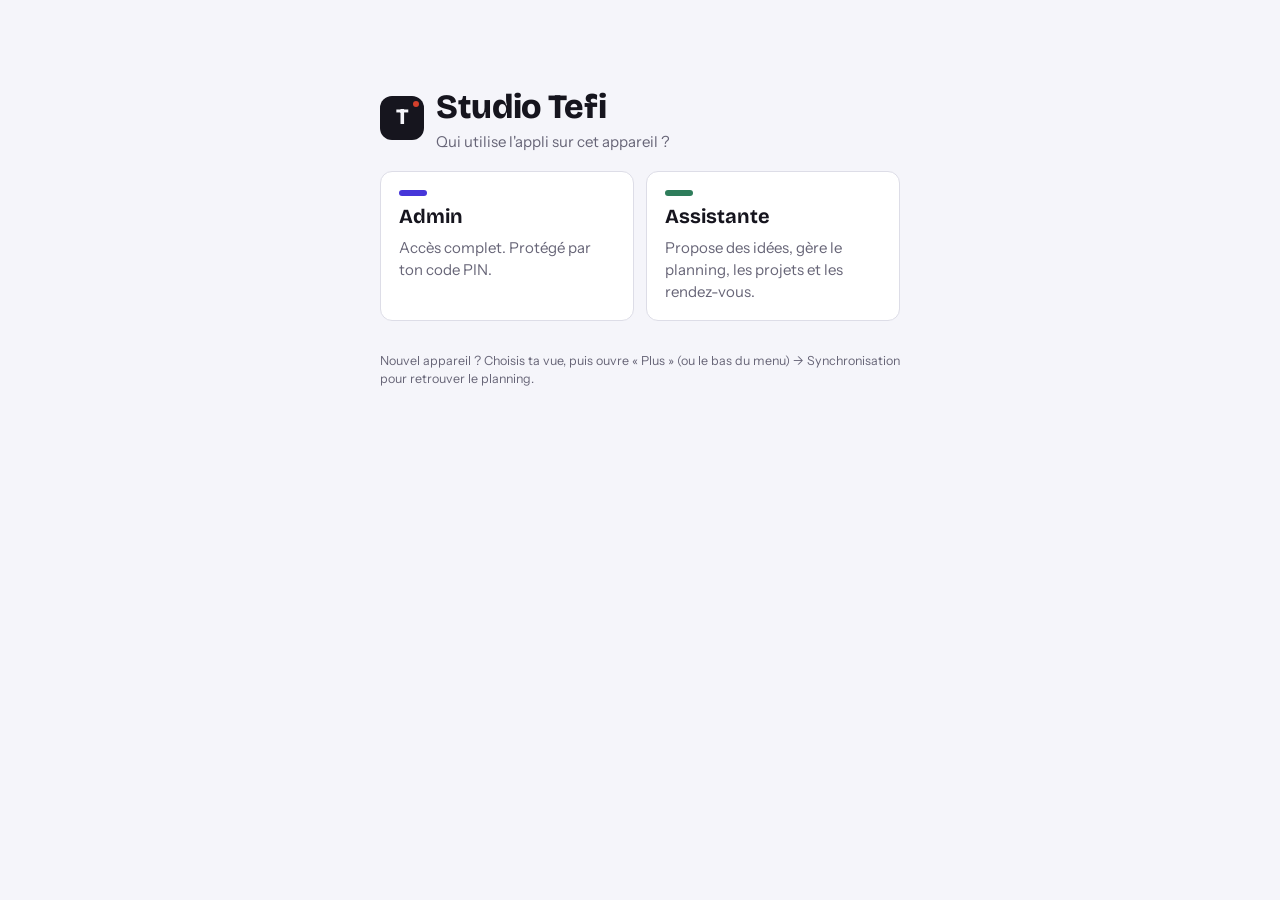
<file: versions/studiotefi-v3.0.html>
<!doctype html>
<!-- Studio Tefi · version 3.0 · 16 octobre 2026 -->
<html lang="fr">
<head>
<meta charset="utf-8">
<meta name="viewport" content="width=device-width,initial-scale=1,viewport-fit=cover">
<meta name="apple-mobile-web-app-capable" content="yes">
<meta name="mobile-web-app-capable" content="yes">
<meta name="apple-mobile-web-app-title" content="Studio Tefi">
<link rel="icon" href="data:image/svg+xml,%3Csvg xmlns='http://www.w3.org/2000/svg' viewBox='0 0 32 32'%3E%3Crect width='32' height='32' rx='8' fill='%2316151E'/%3E%3Ctext x='16' y='23' font-family='Arial' font-weight='700' font-size='19' fill='white' text-anchor='middle'%3ET%3C/text%3E%3Ccircle cx='25' cy='7' r='3' fill='%23E0533D'/%3E%3C/svg%3E">
<link rel="apple-touch-icon" href="data:image/svg+xml,%3Csvg xmlns='http://www.w3.org/2000/svg' viewBox='0 0 32 32'%3E%3Crect width='32' height='32' rx='8' fill='%2316151E'/%3E%3Ctext x='16' y='23' font-family='Arial' font-weight='700' font-size='19' fill='white' text-anchor='middle'%3ET%3C/text%3E%3Ccircle cx='25' cy='7' r='3' fill='%23E0533D'/%3E%3C/svg%3E">
<title>Studio Tefi</title>
<link rel="preconnect" href="https://fonts.googleapis.com">
<link rel="preconnect" href="https://fonts.gstatic.com" crossorigin>
<link rel="stylesheet" href="https://fonts.googleapis.com/css2?family=Bricolage+Grotesque:opsz,wght@12..96,500;12..96,700;12..96,800&family=Instrument+Sans:wght@400;500;600&family=Courier+Prime:wght@400;700&family=JetBrains+Mono:wght@500&display=swap">
<style>
/* Layout: régie de production — barre latérale (bureau) / barre d'onglets (mobile), contenu en panneaux, éditeur en volet latéral */
:root{
  --bg:#F5F5FA; --surface:#FFFFFF; --surface-2:#ECECF3; --line:#DDDDE7; --fg:#16151E; --muted:#676577;
  --accent:#4636D9; --accent-fg:#FFFFFF; --accent-soft:#E7E4FF;
  --late:#D2402C; --ok:#118A6B; --warn:#B98300;
  --shadow:0 1px 2px rgba(22,21,30,.06),0 8px 24px rgba(22,21,30,.06);
  --f-display:"Bricolage Grotesque",ui-sans-serif,system-ui,sans-serif;
  --f-body:"Instrument Sans",ui-sans-serif,system-ui,-apple-system,"Segoe UI",sans-serif;
  --f-script:"Courier Prime","Courier New",Courier,monospace;
  --f-mono:"JetBrains Mono",ui-monospace,SFMono-Regular,Menlo,monospace;
  --r:10px;
}
@media (prefers-color-scheme:dark){:root:not([data-theme="light"]){
  --bg:#0E0E14; --surface:#17161F; --surface-2:#211F2C; --line:#2E2C3B; --fg:#ECEBF4; --muted:#9C9AAE;
  --accent:#9389FF; --accent-fg:#0E0E14; --accent-soft:#25214A;
  --late:#FF6E5A; --ok:#33C79F; --warn:#F0B429; --shadow:0 1px 2px rgba(0,0,0,.4),0 8px 24px rgba(0,0,0,.3); color-scheme:dark}}
:root[data-theme="dark"]{
  --bg:#0E0E14; --surface:#17161F; --surface-2:#211F2C; --line:#2E2C3B; --fg:#ECEBF4; --muted:#9C9AAE;
  --accent:#9389FF; --accent-fg:#0E0E14; --accent-soft:#25214A;
  --late:#FF6E5A; --ok:#33C79F; --warn:#F0B429; --shadow:0 1px 2px rgba(0,0,0,.4),0 8px 24px rgba(0,0,0,.3); color-scheme:dark}

*{box-sizing:border-box}
[hidden]{display:none!important}
html,body{height:100%}
body{margin:0}
body{background:var(--bg);color:var(--fg);font-family:var(--f-body);font-size:15px;line-height:1.45;-webkit-font-smoothing:antialiased}
body.locked{overflow:hidden}
button,input,select,textarea{font:inherit;color:inherit}
button{cursor:pointer}
:focus-visible{outline:2px solid var(--accent);outline-offset:2px}
h1,h2,h3{font-family:var(--f-display);margin:0;text-wrap:balance;letter-spacing:-.01em}
h1{font-size:clamp(26px,4vw,34px);font-weight:800}
h2{font-size:19px;font-weight:700}
h3{font-size:15px;font-weight:700}
.muted{color:var(--muted)}
.mono{font-family:var(--f-mono);font-size:12.5px;font-variant-numeric:tabular-nums}
.label{font-size:11.5px;font-weight:600;letter-spacing:.07em;text-transform:uppercase;color:var(--muted)}
svg{width:20px;height:20px;flex:none}

/* Shell */
.app{display:grid;grid-template-columns:236px minmax(0,1fr);min-height:100%}
.nav{position:sticky;top:env(safe-area-inset-top,0px);height:100vh;display:flex;flex-direction:column;gap:4px;padding:22px 14px;border-right:1px solid var(--line);background:var(--surface)}
.brand{display:flex;align-items:center;gap:10px;padding:2px 10px 18px}
.brand-mark{width:30px;height:30px;border-radius:8px;background:var(--fg);color:var(--bg);display:grid;place-items:center;font-family:var(--f-display);font-weight:800;font-size:15px;position:relative}
.brand-mark::after{content:"";position:absolute;top:5px;right:5px;width:6px;height:6px;border-radius:50%;background:var(--late)}
.brand b{font-family:var(--f-display);font-size:18px;font-weight:800;letter-spacing:-.02em}
.nav-btn{display:flex;align-items:center;gap:12px;padding:10px 12px;border:0;border-radius:9px;background:none;color:var(--muted);font-weight:500;text-align:left}
.nav-btn:hover{background:var(--surface-2);color:var(--fg)}
.nav-btn[aria-current="page"]{background:var(--accent-soft);color:var(--accent);font-weight:600}
.nav-btn .count{margin-left:auto;font-family:var(--f-mono);font-size:11px;background:var(--surface-2);color:var(--muted);padding:1px 7px;border-radius:20px}
.nav-new{margin-top:14px;justify-content:center;background:var(--fg);color:var(--bg);font-weight:600}
.nav-new:hover{background:var(--fg);color:var(--bg);opacity:.9}
.sync{margin-top:auto;padding:10px 12px;font-size:12px;color:var(--muted);display:flex;gap:8px;align-items:flex-start}
.sync i{width:8px;height:8px;border-radius:50%;background:var(--muted);margin-top:5px;flex:none}
.sync.cloud i{background:var(--ok)} .sync.local i{background:var(--warn)}
main{min-width:0;padding-block:28px 60px;padding-left:max(16px,env(safe-area-inset-left,0px));padding-right:max(16px,env(safe-area-inset-right,0px))}
.wrap{max-width:1180px;margin:0 auto;display:flex;flex-direction:column;gap:22px}
@media (min-width:900px){main{padding-left:40px;padding-right:max(40px,env(safe-area-inset-right,0px))}}
.fab{display:none}
.nav-btn .sm{display:none}
@media (max-width:899px){
  .app{grid-template-columns:minmax(0,1fr)}
  .nav{position:fixed;inset:auto 0 0 0;top:auto;height:auto;flex-direction:row;justify-content:space-around;gap:0;padding:6px max(8px,env(safe-area-inset-right,0px)) calc(6px + env(safe-area-inset-bottom,0px)) max(8px,env(safe-area-inset-left,0px));border-right:0;border-top:1px solid var(--line);z-index:30}
  .brand,.sync,.nav-new{display:none}
  .nav-btn{flex-direction:column;gap:3px;font-size:11px;padding:6px 4px;flex:1;align-items:center;text-align:center}
  .nav-btn .count{display:none}
  .nav-btn .lg{display:none}.nav-btn .sm{display:inline}
  .nav-btn[aria-current="page"]{background:none}
  main{padding-block:18px calc(110px + env(safe-area-inset-bottom,0px))}
  .fab{display:grid;place-items:center;position:fixed;right:max(16px,env(safe-area-inset-right,0px));bottom:calc(76px + env(safe-area-inset-bottom,0px));width:54px;height:54px;border-radius:16px;border:0;background:var(--fg);color:var(--bg);box-shadow:var(--shadow);z-index:29}
  .fab svg{width:24px;height:24px}
}

/* Generic UI */
.head{display:flex;flex-wrap:wrap;align-items:flex-end;justify-content:space-between;gap:12px}
.head p{margin:4px 0 0}
.panel{background:var(--surface);border:1px solid var(--line);border-radius:var(--r);padding:18px}
.panel-h{display:flex;align-items:center;justify-content:space-between;gap:10px;margin-bottom:12px}
.btn{display:inline-flex;align-items:center;gap:7px;padding:8px 13px;border-radius:8px;border:1px solid var(--line);background:var(--surface);font-weight:500;font-size:14px;white-space:nowrap}
.btn:hover{border-color:var(--muted)}
.btn svg{width:17px;height:17px}
.btn.primary{background:var(--accent);color:var(--accent-fg);border-color:var(--accent)}
.btn.ghost{border-color:transparent;background:none}
.btn.ghost:hover{background:var(--surface-2)}
.btn.small{padding:5px 10px;font-size:13px}
.btn.danger{color:var(--late)}
.btn.danger[data-armed="1"]{background:var(--late);color:#fff;border-color:var(--late)}
.icon-btn{display:inline-grid;place-items:center;width:34px;height:34px;border-radius:8px;border:1px solid var(--line);background:var(--surface)}
.icon-btn:hover{border-color:var(--muted)}
.seg{display:inline-flex;background:var(--surface-2);border-radius:9px;padding:3px;gap:2px}
.seg button{border:0;background:none;padding:6px 12px;border-radius:7px;font-size:13.5px;font-weight:500;color:var(--muted)}
.seg button[aria-pressed="true"]{background:var(--surface);color:var(--fg);box-shadow:0 1px 2px rgba(0,0,0,.1)}
.field{display:flex;flex-direction:column;gap:5px;min-width:0}
.field>span{font-size:12.5px;font-weight:600;color:var(--muted)}
.inp{width:100%;padding:9px 11px;border:1px solid var(--line);border-radius:8px;background:var(--surface);min-width:0}
.inp:focus{border-color:var(--accent);outline:none;box-shadow:0 0 0 3px var(--accent-soft)}
textarea.inp{resize:vertical;min-height:70px}
select.inp{padding-right:28px}
.filters{display:flex;flex-wrap:wrap;gap:8px;align-items:center}
.filters select{width:auto;max-width:100%;padding:6px 26px 6px 10px;font-size:13.5px;border-radius:20px}
.filters select.on{border-color:var(--accent);background:var(--accent-soft);color:var(--accent);font-weight:600}
.dot{display:inline-block;width:8px;height:8px;border-radius:50%;background:var(--c,var(--muted));flex:none}
.pill{display:inline-flex;align-items:center;gap:6px;padding:2px 9px;border-radius:20px;font-size:12px;font-weight:600;background:color-mix(in srgb,var(--c) 14%,transparent);color:color-mix(in srgb,var(--c) 75%,var(--fg));white-space:nowrap}
.pill.plain{background:var(--surface-2);color:var(--muted)}
.empty{padding:28px 18px;text-align:center;color:var(--muted);border:1.5px dashed var(--line);border-radius:var(--r)}
.empty b{display:block;color:var(--fg);font-family:var(--f-display);font-size:17px;margin-bottom:4px}
.empty .btn{margin-top:12px}
.grid-2{display:grid;grid-template-columns:repeat(2,minmax(0,1fr));gap:18px}
.grid-3{display:grid;grid-template-columns:repeat(3,minmax(0,1fr));gap:12px}
@media (max-width:760px){.grid-2,.grid-3{grid-template-columns:minmax(0,1fr)}}

/* Home */
.stats{display:grid;grid-template-columns:repeat(4,minmax(0,1fr));gap:12px}
@media (max-width:760px){.stats{grid-template-columns:repeat(2,minmax(0,1fr))}}
.stat{background:var(--surface);border:1px solid var(--line);border-radius:var(--r);padding:14px 16px;text-align:left;display:flex;flex-direction:column;gap:2px}
.stat:hover{border-color:var(--muted)}
.stat strong{font-family:var(--f-display);font-size:32px;font-weight:800;line-height:1.1;font-variant-numeric:tabular-nums}
.stat.alert strong{color:var(--late)}
.strip{display:grid;grid-template-columns:repeat(7,minmax(0,1fr));gap:6px}
.strip button{border:1px solid var(--line);background:var(--surface);border-radius:9px;padding:9px 4px 10px;display:flex;flex-direction:column;align-items:center;gap:4px;min-width:0}
.strip button:hover{border-color:var(--muted)}
.strip .d{font-family:var(--f-display);font-size:20px;font-weight:700;line-height:1}
.strip .is-today{background:var(--fg);color:var(--bg);border-color:var(--fg)}
.strip .is-today .label{color:inherit;opacity:.7}
.dots{display:flex;gap:3px;flex-wrap:wrap;justify-content:center;min-height:8px;max-width:100%}
.dots .dot{width:7px;height:7px}
.rows{display:flex;flex-direction:column}
.row{display:flex;align-items:center;gap:12px;padding:10px 4px;border-top:1px solid var(--line);min-width:0}
.row:first-child{border-top:0}
.row-main{flex:1;min-width:0;display:flex;flex-direction:column;gap:3px;background:none;border:0;padding:0;text-align:left}
.row-main b{font-weight:600;overflow:hidden;text-overflow:ellipsis;white-space:nowrap}
.row-meta{display:flex;flex-wrap:wrap;gap:6px;align-items:center;font-size:13px;color:var(--muted)}
.when{width:58px;flex:none;display:flex;flex-direction:column;align-items:flex-start}
.when b{font-family:var(--f-display);font-size:18px;line-height:1}
.when.late b{color:var(--late)}
.pipe{display:flex;height:12px;border-radius:6px;overflow:hidden;background:var(--surface-2);gap:2px}
.pipe i{background:var(--c)}
.legend{display:flex;flex-wrap:wrap;gap:6px 14px;margin-top:10px;font-size:13px}
.legend span{display:inline-flex;align-items:center;gap:6px}
.acc-row{display:grid;grid-template-columns:minmax(0,1fr) auto auto;gap:12px;align-items:center;padding:9px 0;border-top:1px solid var(--line)}
.acc-row:first-child{border-top:0}
.acc-name{display:flex;align-items:center;gap:8px;min-width:0;font-weight:600}
.acc-name span{overflow:hidden;text-overflow:ellipsis;white-space:nowrap}
.kv{display:flex;flex-direction:column;align-items:flex-end;font-size:12px;color:var(--muted)}
.kv b{font-family:var(--f-mono);font-size:14px;color:var(--fg)}
.onboard ol{margin:10px 0 0;padding-left:20px;display:flex;flex-direction:column;gap:6px}

/* Calendar */
.cal-bar{display:flex;flex-wrap:wrap;gap:10px;align-items:center;justify-content:space-between}
.cal-nav{display:flex;align-items:center;gap:6px}
.cal-title{font-family:var(--f-display);font-weight:700;font-size:21px;min-width:0;text-transform:capitalize;margin:0 6px}
.toggle{display:inline-flex;align-items:center;gap:7px;font-size:13.5px;color:var(--muted);cursor:pointer}
.toggle input{accent-color:var(--accent);width:16px;height:16px}
.month{display:grid;grid-template-columns:repeat(7,minmax(0,1fr));border:1px solid var(--line);border-radius:var(--r);overflow:hidden;background:var(--line);gap:1px}
.dow{background:var(--surface-2);padding:7px 8px;font-size:11.5px;font-weight:600;letter-spacing:.06em;text-transform:uppercase;color:var(--muted)}
.day{background:var(--surface);min-height:118px;padding:6px;display:flex;flex-direction:column;gap:3px;min-width:0;cursor:pointer;position:relative}
.day.out{background:var(--bg)}
.day.out .num{opacity:.45}
.day.sel{box-shadow:inset 0 0 0 2px var(--accent)}
.day.drop{background:var(--accent-soft)}
.num{font-family:var(--f-mono);font-size:12px;font-weight:500;width:24px;height:24px;display:grid;place-items:center;border-radius:50%}
.day.today .num{background:var(--late);color:#fff}
.ev{display:flex;align-items:center;gap:5px;width:100%;min-width:0;border:0;border-radius:5px;padding:3px 6px;font-size:12px;text-align:left;background:color-mix(in srgb,var(--c) 15%,var(--surface));color:var(--fg);cursor:pointer;line-height:1.3}
.ev:hover{background:color-mix(in srgb,var(--c) 26%,var(--surface))}
.ev .t{font-family:var(--f-mono);font-size:10.5px;color:var(--muted);flex:none}
.ev .n{overflow:hidden;text-overflow:ellipsis;white-space:nowrap;font-weight:500}
.ev.prod{background:none;border:1px dashed color-mix(in srgb,var(--fg) 25%,transparent);color:var(--muted)}
.ev.done .n{text-decoration:line-through;opacity:.6}
.ev.late{box-shadow:inset 2px 0 0 var(--late)}
.more{font-size:11.5px;color:var(--muted);padding-left:4px}
@media (max-width:640px){
  .day{min-height:64px;padding:4px;gap:2px;align-items:center}
  .day .ev{height:5px;padding:0;border-radius:3px;background:var(--c)}
  .day .ev.prod{border:0;background:color-mix(in srgb,var(--fg) 25%,transparent)}
  .day .ev .t,.day .ev .n{display:none}
  .dow{padding:6px 2px;text-align:center;font-size:10.5px}
}
.week{display:grid;grid-template-columns:repeat(7,minmax(0,1fr));gap:8px}
.wcol{background:var(--surface);border:1px solid var(--line);border-radius:var(--r);padding:8px;min-height:260px;display:flex;flex-direction:column;gap:5px;min-width:0}
.wcol.today{border-color:var(--late)}
.wcol.drop{background:var(--accent-soft)}
.wcol-h{display:flex;justify-content:space-between;align-items:baseline;padding:2px 2px 6px;border-bottom:1px solid var(--line);margin-bottom:3px}
.wcol-h b{font-family:var(--f-display);font-size:20px}
.wcol .ev{flex-direction:column;align-items:flex-start;gap:1px;padding:6px 7px}
.wcol .ev .n{white-space:normal}
@media (max-width:899px){.week{grid-template-columns:minmax(0,1fr)}.wcol{min-height:0}.wcol .ev{flex-direction:row;align-items:center}}
.agenda{display:flex;flex-direction:column;gap:16px}
.agenda-day{display:grid;grid-template-columns:92px minmax(0,1fr);gap:14px}
@media (max-width:560px){.agenda-day{grid-template-columns:minmax(0,1fr);gap:6px}}
.agenda-date{padding-top:10px}
.agenda-date b{font-family:var(--f-display);font-size:22px;display:block;line-height:1}
.daypanel .row{padding:11px 2px}
.tag-kind{font-size:11px;font-weight:600;letter-spacing:.05em;text-transform:uppercase}

/* Board */
.board{display:grid;grid-auto-flow:column;grid-auto-columns:minmax(250px,1fr);gap:12px;overflow-x:auto;padding-bottom:8px;scroll-snap-type:x proximity}
.col{background:var(--surface-2);border-radius:var(--r);padding:10px;display:flex;flex-direction:column;gap:8px;min-height:200px;scroll-snap-align:start;min-width:0}
.col.drop{outline:2px dashed var(--accent);outline-offset:-2px}
.col-h{display:flex;align-items:center;gap:8px;padding:2px 4px 4px;font-weight:600}
.col-h .mono{margin-left:auto;color:var(--muted)}
.card{background:var(--surface);border:1px solid var(--line);border-radius:9px;padding:11px 12px;display:flex;flex-direction:column;gap:8px;cursor:pointer;min-width:0}
.card:hover{border-color:var(--muted)}
.card-t{font-weight:600;line-height:1.3;overflow-wrap:anywhere}
.card-f{display:flex;flex-wrap:wrap;gap:5px;align-items:center}
.card-b{display:flex;justify-content:space-between;align-items:center;gap:8px}
.chip-acc{display:inline-flex;align-items:center;gap:5px;font-size:12px;color:var(--muted);background:var(--surface-2);border-radius:5px;padding:2px 7px;max-width:100%;overflow:hidden;white-space:nowrap;text-overflow:ellipsis}
.chip-acc.late{color:var(--late)}
.table-wrap{overflow-x:auto;border:1px solid var(--line);border-radius:var(--r);background:var(--surface)}
table{width:100%;border-collapse:collapse;font-size:14px;min-width:640px}
th{text-align:left;font-size:11.5px;letter-spacing:.06em;text-transform:uppercase;color:var(--muted);font-weight:600;padding:10px 12px;border-bottom:1px solid var(--line);background:var(--surface-2)}
td{padding:10px 12px;border-bottom:1px solid var(--line);vertical-align:middle}
tr:last-child td{border-bottom:0}
tbody tr{cursor:pointer}
tbody tr:hover td{background:var(--surface-2)}
.search{position:relative;flex:1;min-width:180px;max-width:340px}
.search svg{position:absolute;left:10px;top:50%;transform:translateY(-50%);color:var(--muted);width:17px;height:17px}
.search .inp{padding-left:34px}

/* Ideas */
.quick{display:flex;gap:8px;flex-wrap:wrap}
.quick .inp:first-child{flex:1;min-width:200px}
.quick select{width:auto}
.ideas{display:grid;grid-template-columns:repeat(auto-fill,minmax(260px,1fr));gap:12px}
.idea{background:var(--surface);border:1px solid var(--line);border-radius:var(--r);padding:14px;display:flex;flex-direction:column;gap:10px;min-width:0}
.idea p{margin:0;color:var(--muted);font-size:14px;overflow-wrap:anywhere;display:-webkit-box;-webkit-line-clamp:3;-webkit-box-orient:vertical;overflow:hidden}
.idea .card-b{margin-top:auto}

/* Settings */
.set-list{display:flex;flex-direction:column;gap:8px}
.set-item{display:flex;align-items:center;gap:8px;min-width:0}
.set-item .inp{flex:1}
.swatch{width:34px;height:34px;padding:2px;border:1px solid var(--line);border-radius:8px;background:var(--surface);flex:none;cursor:pointer}
.plat-group{display:flex;flex-direction:column;gap:6px;padding:10px 0;border-top:1px solid var(--line)}
.plat-group:first-child{border-top:0;padding-top:0}
.add-form{display:flex;gap:8px;flex-wrap:wrap;margin-top:12px}
.add-form .inp{flex:1;min-width:140px}
.add-form select.inp{flex:0 1 auto;width:auto}

/* Editor sheet */
.sheet{position:fixed;inset:0;z-index:50;display:flex;justify-content:flex-end;background:color-mix(in srgb,#000 38%,transparent)}
.sheet-panel{width:min(780px,100%);height:100%;background:var(--bg);display:flex;flex-direction:column;box-shadow:var(--shadow);animation:slide .22s ease-out}
@keyframes slide{from{transform:translateX(30px);opacity:.4}to{transform:none;opacity:1}}
@media (prefers-reduced-motion:reduce){.sheet-panel{animation:none}}
.sheet-top{display:flex;align-items:center;gap:10px;padding:calc(10px + env(safe-area-inset-top,0px)) max(16px,env(safe-area-inset-right,0px)) 10px max(16px,env(safe-area-inset-left,0px));border-bottom:1px solid var(--line);background:var(--surface)}
.saved{font-size:12.5px;color:var(--muted);margin-right:auto;display:flex;align-items:center;gap:6px}
.saved i{width:7px;height:7px;border-radius:50%;background:var(--ok)}
.saved.pending i{background:var(--warn)}
.sheet-body{flex:1;overflow-y:auto;padding:22px max(16px,env(safe-area-inset-right,0px)) calc(40px + env(safe-area-inset-bottom,0px)) max(16px,env(safe-area-inset-left,0px));display:flex;flex-direction:column;gap:22px}
@media (min-width:700px){.sheet-body{padding-left:32px;padding-right:32px}}
.title-inp{font-family:var(--f-display);font-size:clamp(24px,4vw,30px);font-weight:800;border:0;background:none;padding:2px 0;width:100%;letter-spacing:-.015em}
.title-inp:focus{outline:none}
.title-inp::placeholder{color:var(--muted);opacity:.6}
.ed-sec{display:flex;flex-direction:column;gap:12px}
.ed-sec-h{display:flex;align-items:center;justify-content:space-between;gap:10px;padding-bottom:6px;border-bottom:1px solid var(--line)}
.status-pick{display:flex;flex-wrap:wrap;gap:6px}
.status-pick button{display:inline-flex;align-items:center;gap:6px;border:1px solid var(--line);background:var(--surface);border-radius:20px;padding:6px 12px;font-size:13.5px;font-weight:500}
.status-pick button[aria-pressed="true"]{background:var(--c);border-color:var(--c);color:#fff}
.status-pick button[aria-pressed="true"] .dot{background:#fff}
.pub{display:grid;grid-template-columns:minmax(0,2.2fr) minmax(0,1fr) 104px auto auto;grid-template-areas:'acc date time done x';gap:8px;align-items:center;background:var(--surface);border:1px solid var(--line);border-radius:9px;padding:8px}
.pub.isdone{opacity:.7}
.pub-done{display:inline-flex;align-items:center;gap:6px;font-size:13px;color:var(--muted);white-space:nowrap;cursor:pointer}
.pub-done input{accent-color:var(--ok);width:17px;height:17px}
.pub-acc{grid-area:acc;min-width:0}.pub>[data-pf=date]{grid-area:date}.pub>[data-pf=time]{grid-area:time}.pub-done{grid-area:done}.pub>.icon-btn{grid-area:x}
@media (max-width:620px){.pub{grid-template-columns:minmax(0,1fr) minmax(0,1fr) auto;grid-template-areas:'acc acc x' 'date time done'}}
.f-grid{display:grid;grid-template-columns:repeat(3,minmax(0,1fr));gap:12px}
@media (max-width:620px){.f-grid{grid-template-columns:repeat(2,minmax(0,1fr))}}
.f-grid .wide{grid-column:1 / -1}
.scene{background:var(--surface);border:1px solid var(--line);border-radius:9px;overflow:hidden}
.scene-h{display:flex;align-items:center;gap:6px;padding:6px 6px 6px 12px;border-bottom:1px solid var(--line);background:var(--surface-2)}
.scene-h input{flex:1;border:0;background:none;font-family:var(--f-script);font-weight:700;text-transform:uppercase;font-size:14px;padding:4px 0;min-width:0}
.scene-h input:focus{outline:none}
.scene textarea{display:block;width:100%;border:0;background:var(--surface);font-family:var(--f-script);font-size:15px;line-height:1.6;padding:14px 16px;min-height:150px;resize:vertical}
.scene textarea:focus{outline:none;box-shadow:inset 0 0 0 2px var(--accent-soft)}
.hint{font-size:12.5px;color:var(--muted)}
.ed-foot{display:flex;flex-wrap:wrap;gap:8px;padding-top:14px;border-top:1px solid var(--line)}
.toast{position:fixed;left:50%;bottom:calc(90px + env(safe-area-inset-bottom,0px));transform:translateX(-50%);background:var(--fg);color:var(--bg);padding:10px 16px;border-radius:9px;font-size:14px;z-index:80;max-width:calc(100% - 32px);box-shadow:var(--shadow)}
@media (min-width:900px){.toast{bottom:28px}}
.loading{padding:60px 0;text-align:center;color:var(--muted)}
/* v2 */
.stats{grid-template-columns:repeat(5,minmax(0,1fr))}
@media (max-width:760px){.stats{grid-template-columns:repeat(2,minmax(0,1fr))}.stats .stat:first-child{grid-column:1 / -1}}
.stat[aria-pressed="true"]{border-color:var(--fg);box-shadow:inset 0 0 0 1px var(--fg)}
.strip button[aria-pressed="true"]{border-color:var(--accent);box-shadow:inset 0 0 0 1px var(--accent)}
.strip .is-today[aria-pressed="true"]{box-shadow:0 0 0 2px var(--accent)}
.netbar{display:flex;flex-wrap:wrap;gap:8px;align-items:center}
.acc-chip{display:inline-flex;align-items:center;gap:7px;padding:5px 10px 5px 9px;border:1px solid var(--line);border-radius:20px;background:var(--surface);font-size:13.5px;font-weight:500;max-width:100%}
.acc-chip span.h{overflow:hidden;text-overflow:ellipsis;white-space:nowrap}
.nat{font-size:10px;font-weight:700;letter-spacing:.07em;text-transform:uppercase;padding:1px 6px;border-radius:4px;background:var(--surface-2);color:var(--muted);white-space:nowrap}
.nat.pro{background:var(--fg);color:var(--bg)}
.nat.unset{background:none;border:1px dashed var(--muted)}
.quick-acc{display:flex;flex-wrap:wrap;gap:8px;margin-top:12px}
.quick-acc .inp{width:auto;flex:0 1 auto}
.quick-acc input.inp{flex:1 1 160px}
.row-acts{display:flex;gap:4px;flex:none;align-items:center}
.icon-btn.sm{width:32px;height:32px}
.icon-btn.sm svg{width:16px;height:16px}
.icon-btn.danger{color:var(--late)}
.icon-btn[data-armed="1"]{width:auto;padding:0 10px;background:var(--late);color:#fff;border-color:var(--late);font-size:12.5px;font-weight:600}
.peek{position:fixed;inset:0;z-index:60;display:flex;align-items:center;justify-content:center;background:color-mix(in srgb,#000 42%,transparent);padding:16px}
.peek-panel{width:min(620px,100%);max-height:100%;overflow-y:auto;background:var(--bg);border-radius:14px;box-shadow:var(--shadow);display:flex;flex-direction:column;animation:pop .18s ease-out}
@keyframes pop{from{transform:translateY(12px);opacity:.5}to{transform:none;opacity:1}}
@media (prefers-reduced-motion:reduce){.peek-panel{animation:none}}
@media (max-width:640px){.peek{align-items:flex-end;padding:0}.peek-panel{border-radius:16px 16px 0 0;max-height:92%}}
.peek-h{display:flex;gap:12px;align-items:flex-start;padding:16px 18px 14px;border-bottom:1px solid var(--line);background:var(--surface);position:sticky;top:0;z-index:2}
.peek-h h2{font-size:22px;font-weight:800;overflow-wrap:anywhere}
.peek-b{padding:16px 18px;display:flex;flex-direction:column;gap:18px}
.peek-f{display:flex;flex-wrap:wrap;gap:8px;padding:12px 18px calc(12px + env(safe-area-inset-bottom,0px));border-top:1px solid var(--line);background:var(--surface);position:sticky;bottom:0}
.peek-f .btn.primary{margin-right:auto}
.ppub{display:grid;grid-template-columns:minmax(0,1fr) 140px 92px auto auto;grid-template-areas:'acc date time done x';gap:8px;align-items:center;background:var(--surface);border:1px solid var(--line);border-radius:9px;padding:8px 8px 8px 12px}
.ppub .acc{grid-area:acc;display:flex;align-items:center;gap:7px;min-width:0;font-weight:600;font-size:14px}
.ppub .acc span.h{overflow:hidden;text-overflow:ellipsis;white-space:nowrap}
.ppub>[data-ppf=date]{grid-area:date}.ppub>[data-ppf=time]{grid-area:time}.ppub .pub-done{grid-area:done}.ppub>.icon-btn{grid-area:x;justify-self:end}
.ppub.late{border-color:var(--late)}
@media (max-width:560px){.ppub{grid-template-columns:minmax(0,1fr) minmax(0,1fr) auto;grid-template-areas:'acc acc x' 'date time done'}}
.kvs{display:grid;grid-template-columns:repeat(auto-fill,minmax(150px,1fr));gap:10px 16px}
.kvs div{display:flex;flex-direction:column;gap:1px;min-width:0}
.kvs b{font-weight:500;overflow-wrap:anywhere}
.script-ex{font-family:var(--f-script);white-space:pre-wrap;background:var(--surface);border:1px solid var(--line);border-radius:9px;padding:12px 14px;font-size:14px;line-height:1.55;max-height:200px;overflow:auto;margin:0;overflow-wrap:anywhere}
.theme-pick{display:flex;flex-wrap:wrap;gap:6px}
.theme-pick button{border:1px solid var(--line);background:var(--surface);border-radius:20px;padding:5px 11px;font-size:13px;font-weight:500;color:var(--muted)}
.theme-pick button[aria-pressed="true"]{background:var(--accent-soft);border-color:var(--accent);color:var(--accent);font-weight:600}
.hist{display:flex;flex-direction:column}
.hist-row{display:grid;grid-template-columns:auto minmax(0,1fr) auto;gap:12px;align-items:center;padding:10px 0;border-top:1px solid var(--line)}
.hist-row:first-child{border-top:0}
.hist-ic{width:30px;height:30px;border-radius:8px;display:grid;place-items:center;background:var(--surface-2);color:var(--muted);font-size:15px;font-weight:700}
.hist-ic.create{color:var(--ok)}.hist-ic.delete{color:var(--late)}.hist-ic.restore{color:var(--accent)}
.hist-row b{font-weight:600;overflow-wrap:anywhere}
.ver{padding:12px 0;border-top:1px solid var(--line)}
.ver:first-child{border-top:0;padding-top:0}
.ver ul{margin:6px 0 0;padding-left:18px;display:flex;flex-direction:column;gap:3px;font-size:14px}
.toast{display:flex;align-items:center;gap:14px}
.toast[hidden]{display:none}
.toast button{background:none;border:0;color:inherit;font-weight:700;text-decoration:underline;padding:0}
.plat-card{display:flex;flex-direction:column;gap:10px}
.plat-card .set-item h3{font-size:17px}
.acc-line{display:grid;grid-template-columns:minmax(0,1fr) auto auto auto auto;gap:8px;align-items:center}
@media (max-width:560px){.acc-line{grid-template-columns:minmax(0,1fr) auto;}.acc-line .used{display:none}}
.seg.sm button{padding:5px 10px;font-size:12.5px}
.sync-box{display:flex;flex-direction:column;gap:10px}
.code{font-family:var(--f-mono);font-size:12.5px;background:var(--surface-2);padding:2px 6px;border-radius:5px;overflow-wrap:anywhere}
@media (max-width:899px){.nav-btn{font-size:10.5px;padding:6px 2px}}
.shoot{display:grid;grid-template-columns:minmax(0,1fr) minmax(0,1fr) minmax(0,1.3fr) auto;grid-template-areas:'start end loc x' 'note note note note' 'sum sum sum sum';gap:8px 10px;background:var(--surface);border:1px solid var(--line);border-radius:9px;padding:10px 12px;align-items:end}
.sh-start{grid-area:start}.sh-end{grid-area:end}.sh-loc{grid-area:loc}.sh-x{grid-area:x}.sh-note{grid-area:note}.sh-sum{grid-area:sum;font-weight:600;color:var(--fg)}
@media (max-width:620px){.shoot{grid-template-columns:minmax(0,1fr) minmax(0,1fr);grid-template-areas:'start end' 'loc loc' 'note note' 'sum x'}.sh-x{justify-self:end}}
.chan{display:flex;flex-direction:column;gap:12px}
.chan-h{display:flex;align-items:baseline;gap:10px;padding-top:6px}
.pub-acc{display:flex;gap:8px}
.pub-acc select:first-child{flex:0 0 40%;min-width:0}
.pub-acc select:last-child{flex:1;min-width:0}
.nav-mob{display:none}
@media (max-width:899px){.nav-desk{display:none!important}.nav-mob{display:flex}}
body[data-role="assistant"] .admin-only{display:none!important}
.nav-role{margin-top:6px;font-size:13px}
.nav-role b{color:var(--accent)}
body[data-role="assistant"]{--accent:#2E7D5B;--accent-fg:#FFFFFF;--accent-soft:#DAEFE3;--bg:#F1F6F2;--surface-2:#E5EEE8;--line:#D3E0D8}
@media (prefers-color-scheme:dark){:root:not([data-theme="light"]) body[data-role="assistant"]{--accent:#5FCB9C;--accent-fg:#0B1410;--accent-soft:#163428;--bg:#0B120F;--surface:#131C18;--surface-2:#1A2620;--line:#283832}}
:root[data-theme="dark"] body[data-role="assistant"]{--accent:#5FCB9C;--accent-fg:#0B1410;--accent-soft:#163428;--bg:#0B120F;--surface:#131C18;--surface-2:#1A2620;--line:#283832}
body[data-role="assistant"] .brand-mark,body[data-role="assistant"] .nav-new,body[data-role="assistant"] .fab{background:var(--accent);color:var(--accent-fg)}
body[data-role="assistant"] .strip .is-today{background:var(--accent);border-color:var(--accent);color:var(--accent-fg)}
.rolebar{display:flex;align-items:center;justify-content:space-between;gap:10px;background:var(--accent);color:var(--accent-fg);border-radius:10px;padding:9px 14px;font-weight:600;font-size:14px;max-width:1180px;margin:0 auto 18px}
.rolebar button{background:color-mix(in srgb,var(--accent-fg) 18%,transparent);border:0;color:inherit;border-radius:7px;padding:5px 10px;font-weight:600;font-size:13px}
body.gated .nav,body.gated .fab{display:none}
body.gated .app{grid-template-columns:minmax(0,1fr)}
.gate{max-width:520px;margin:6vh auto 0;display:flex;flex-direction:column;gap:18px}
.gate-brand{display:flex;align-items:center;gap:12px}
.gate-brand .brand-mark{width:44px;height:44px;font-size:22px;border-radius:12px}
.gate-choices{display:grid;grid-template-columns:1fr 1fr;gap:12px}
@media (max-width:480px){.gate-choices{grid-template-columns:1fr}}
.gate-choice{display:flex;flex-direction:column;gap:6px;text-align:left;padding:18px;border-radius:12px;border:1px solid var(--line);background:var(--surface)}
.gate-choice:hover{border-color:var(--muted)}
.gate-choice b{font-family:var(--f-display);font-size:20px}
.gate-choice i{width:28px;height:6px;border-radius:3px;background:var(--c)}
.pin{font-family:var(--f-mono);font-size:22px;letter-spacing:.4em;text-align:center}
.more-list{display:flex;flex-direction:column;gap:8px}
.more-list .btn{justify-content:flex-start;padding:14px 16px;font-size:15px}
.idea-cols{display:grid;grid-template-columns:repeat(auto-fill,minmax(280px,1fr));gap:12px}
.idea .by{font-size:12.5px;color:var(--muted)}
.idea.proposee{border-color:var(--accent);box-shadow:inset 0 0 0 1px var(--accent)}
.review{border-radius:8px;padding:8px 10px;font-size:13.5px;background:var(--surface-2)}
.review.atravailler{background:color-mix(in srgb,var(--warn) 14%,var(--surface))}
.review.refusee{background:color-mix(in srgb,var(--late) 12%,var(--surface))}
.review b{display:block;font-size:11.5px;letter-spacing:.06em;text-transform:uppercase;margin-bottom:2px}
.links{display:flex;flex-wrap:wrap;gap:6px}
.link-chip{display:inline-flex;align-items:center;gap:5px;padding:3px 9px;border-radius:6px;background:var(--surface-2);color:var(--fg);font-size:12.5px;font-weight:600;text-decoration:none;max-width:100%;overflow:hidden;text-overflow:ellipsis;white-space:nowrap}
.link-chip:hover{background:var(--accent-soft);color:var(--accent)}
.sec-title{display:flex;align-items:baseline;gap:10px}
details.fold summary{cursor:pointer;font-family:var(--f-display);font-weight:700;font-size:17px;padding:4px 0}
.chip-pick{display:flex;flex-wrap:wrap;gap:6px}
.chip-pick button{display:inline-flex;align-items:center;gap:6px;border:1px solid var(--line);background:var(--surface);border-radius:20px;padding:5px 11px;font-size:13px;color:var(--muted)}
.chip-pick button[aria-pressed="true"]{background:var(--accent-soft);border-color:var(--accent);color:var(--accent);font-weight:600}
.link-line{display:flex;gap:8px;align-items:center}
.link-line .inp{flex:1}
.rdv-row .when b{font-size:15px}
.rdv-time{font-family:var(--f-mono);font-size:12.5px}
.ev.rdv{background:color-mix(in srgb,var(--c) 22%,var(--surface));font-weight:600}
.comp-card{display:flex;flex-direction:column;gap:10px}
.kind-seg button[aria-pressed="true"]{color:var(--fg)}
</style>


</head>
<body>
<div class="app">
  <nav class="nav" id="nav" aria-label="Navigation">
    <div class="brand"><div class="brand-mark">T</div><b>Studio Tefi</b></div>
    <button class="nav-btn" data-nav="home"><svg viewBox="0 0 24 24" fill="none" stroke="currentColor" stroke-width="1.8" stroke-linecap="round" stroke-linejoin="round"><path d="M3 11l9-7 9 7v9a1 1 0 0 1-1 1h-5v-6h-6v6H4a1 1 0 0 1-1-1z"/></svg>Résumé</button>
    <button class="nav-btn" data-nav="calendar"><svg viewBox="0 0 24 24" fill="none" stroke="currentColor" stroke-width="1.8" stroke-linecap="round" stroke-linejoin="round"><rect x="3" y="5" width="18" height="16" rx="2"/><path d="M3 10h18M8 3v4M16 3v4"/></svg>Calendrier</button>
    <button class="nav-btn" data-nav="contents"><svg viewBox="0 0 24 24" fill="none" stroke="currentColor" stroke-width="1.8" stroke-linecap="round" stroke-linejoin="round"><rect x="3" y="4" width="5" height="16" rx="1"/><rect x="10" y="4" width="5" height="11" rx="1"/><rect x="17" y="4" width="4" height="7" rx="1"/></svg>Contenus<span class="count" id="cnt-contents"></span></button>
    <button class="nav-btn" data-nav="ideas"><svg viewBox="0 0 24 24" fill="none" stroke="currentColor" stroke-width="1.8" stroke-linecap="round" stroke-linejoin="round"><path d="M9 18h6M10 21h4M12 3a6 6 0 0 0-3.5 10.9c.6.5 1 1.2 1 2.1h5c0-.9.4-1.6 1-2.1A6 6 0 0 0 12 3z"/></svg>Idées<span class="count" id="cnt-ideas"></span></button>
    <button class="nav-btn" data-nav="business"><svg viewBox="0 0 24 24" fill="none" stroke="currentColor" stroke-width="1.8" stroke-linecap="round" stroke-linejoin="round"><rect x="3" y="7" width="18" height="13" rx="2"/><path d="M9 7V5a2 2 0 0 1 2-2h2a2 2 0 0 1 2 2v2M3 13h18"/></svg>Business<span class="count" id="cnt-biz"></span></button>
    <button class="nav-btn nav-desk" data-nav="networks"><svg viewBox="0 0 24 24" fill="none" stroke="currentColor" stroke-width="1.8" stroke-linecap="round" stroke-linejoin="round"><circle cx="12" cy="12" r="4"/><path d="M16 8v5a3 3 0 0 0 6 0v-1a10 10 0 1 0-4 8"/></svg>Réseaux<span class="count" id="cnt-acc"></span></button>
    <button class="nav-btn nav-desk admin-only" data-nav="settings"><svg viewBox="0 0 24 24" fill="none" stroke="currentColor" stroke-width="1.8" stroke-linecap="round" stroke-linejoin="round"><path d="M4 6h10M18 6h2M4 12h4M12 12h8M4 18h12"/><circle cx="16" cy="6" r="2"/><circle cx="10" cy="12" r="2"/><circle cx="18" cy="18" r="2"/></svg>Réglages</button>
    <button class="nav-btn nav-mob" data-nav="more"><svg viewBox="0 0 24 24" fill="none" stroke="currentColor" stroke-width="1.8" stroke-linecap="round" stroke-linejoin="round"><circle cx="5" cy="12" r="1.3"/><circle cx="12" cy="12" r="1.3"/><circle cx="19" cy="12" r="1.3"/></svg>Plus</button>
    <button class="nav-btn nav-new" data-act="new"><svg viewBox="0 0 24 24" fill="none" stroke="currentColor" stroke-width="2" stroke-linecap="round"><path d="M12 5v14M5 12h14"/></svg>Nouveau contenu</button>
    <button class="nav-btn nav-desk nav-role" data-act="switch-role" id="role-btn"></button>
    <div class="sync" id="sync"><i></i><span>Connexion…</span></div>
  </nav>
  <main id="main"><div class="loading">Chargement de ton planning…</div></main>
</div>
<button class="fab" data-act="new" aria-label="Nouveau contenu"><svg viewBox="0 0 24 24" fill="none" stroke="currentColor" stroke-width="2" stroke-linecap="round"><path d="M12 5v14M5 12h14"/></svg></button>
<div class="peek" id="idea" hidden><div class="peek-panel" id="idea-panel" role="dialog" aria-modal="true" aria-label="Idée"></div></div>
<div class="peek" id="rdvm" hidden><div class="peek-panel" id="rdv-panel" role="dialog" aria-modal="true" aria-label="Rendez-vous"></div></div>
<div class="peek" id="peek" hidden><div class="peek-panel" id="peek-panel" role="dialog" aria-modal="true" aria-label="Aperçu du contenu"></div></div>
<div class="sheet" id="sheet" hidden><div class="sheet-panel" id="sheet-panel" role="dialog" aria-modal="true" aria-label="Éditer le contenu"></div></div>
<div class="toast" id="toast" hidden></div>
<input type="file" id="import-file" accept="application/json,.json" hidden>

<script>
(function(){
"use strict";
/* ================= Constantes ================= */
const APP_VERSION='3.0';
const VERSIONS=[
  {v:'3.0',date:'2026-10-16',items:[
    'Deux vues : Admin (protégée par code PIN) et Assistante, avec sa propre couleur',
    "Circuit des idées : l'assistante propose (comptes visés, liens de référence), l'admin valide, renvoie « à retravailler » ou refuse avec un commentaire",
    'Les idées validées passent en écriture en un clic, avec leurs comptes déjà ajoutés',
    'Onglet Business : rendez-vous pro ou perso, boîtes avec leurs couleurs, et rendez-vous affichés dans le calendrier',
    'Liens vers tes comptes et bouton « Préparer la publication » (copie la légende et ouvre Meta Business Suite, TikTok Studio…)',
    "L'historique indique qui a fait chaque modification"
  ]},
  {v:'2.2',date:'2026-10-16',items:[
    "Chaque diffusion se choisit en deux temps : d'abord la distribution (réseaux, TV, cinéma…), puis le compte, la chaîne ou la salle",
    "Une diffusion peut rester « à préciser » (ex. Cinéma, salle pas encore choisie)",
    "Ajout de compte : choix de la distribution avant la plateforme",
    "Synchro GitHub : récupération automatique toutes les minutes quand l'appli est ouverte"
  ]},
  {v:'2.1',date:'2026-10-16',items:[
    "Plusieurs tournages par contenu, chacun d'un jour ou sur plusieurs jours (du… au…), avec son lieu et une note",
    'Nouvelle étape « En production » entre Écriture et Tournage',
    'Types de distribution : réseaux sociaux, TV, cinéma, streaming, festival — et indication « Uniquement réseaux » sur chaque contenu'
  ]},
  {v:'2.0',date:'2026-10-16',items:[
    "Onglet Réseaux : plateformes et comptes au même endroit, et ajout rapide d'un compte dès l'accueil",
    'Nature du compte : perso ou pro (filtrable partout)',
    'Thématiques de contenu (sport, lifestyle, cinématique…) en plus du format',
    "Résumé cliquable : chaque élément s'ouvre en aperçu pour changer la date, marquer publié, modifier ou supprimer",
    'Historique des modifications avec restauration et bouton Annuler après une suppression',
    'Synchronisation GitHub pour la version hébergée sur GitHub Pages'
  ]},
  {v:'1.0',date:'2026-10-16',items:[
    'Contenus typés, diffusion sur plusieurs comptes, script en scènes',
    'Calendrier mois, semaine et liste avec glisser-déposer',
    'Tableau de production, banque d\'idées, export et import'
  ]}
];
const STATUSES=[
  {id:'idee',label:'Idée',c:'#8A8FA3'},{id:'ecriture',label:'Écriture',c:'#5B6CFF'},{id:'production',label:'En production',c:'#9B4DCA'},
  {id:'tournage',label:'Tournage',c:'#E0533D'},{id:'montage',label:'Montage',c:'#C98C00'},
  {id:'pret',label:'Prêt',c:'#14A37F'},{id:'publie',label:'Publié',c:'#5D6472'}
];
const NATURES=[{id:'perso',label:'Perso'},{id:'pro',label:'Pro'}];
const DEFAULT_SETTINGS={
  types:[
    {id:'skit',label:'Skit',color:'#E4572E'},{id:'court',label:'Court métrage',color:'#7B2CBF'},
    {id:'concept',label:'Concept',color:'#0F7B6C'},{id:'podcast',label:'Podcast',color:'#B5651D'},
    {id:'vlog',label:'Vlog',color:'#2E86AB'},{id:'tuto',label:'Tutoriel',color:'#3A7D44'},
    {id:'interview',label:'Interview',color:'#9C3D54'},{id:'coulisses',label:'Coulisses',color:'#6C757D'},
    {id:'trend',label:'Trend / Challenge',color:'#D81E5B'},{id:'live',label:'Live',color:'#C1121F'},
    {id:'carrousel',label:'Carrousel photo',color:'#5465FF'},{id:'story',label:'Story',color:'#E08E0B'},
    {id:'reel',label:'Reel',color:'#8338EC'},{id:'promo',label:'Annonce / Promo',color:'#2B9348'}
  ],
  themes:[
    {id:'sport',label:'Sport'},{id:'lifestyle',label:'Lifestyle'},{id:'cinematique',label:'Cinématique'},
    {id:'humour',label:'Humour'},{id:'food',label:'Food'},{id:'voyage',label:'Voyage'},
    {id:'mode',label:'Mode / Beauté'},{id:'musique',label:'Musique'},{id:'tech',label:'Tech'},
    {id:'education',label:'Éducation'},{id:'business',label:'Business'},{id:'culture',label:'Culture malgache'},
    {id:'famille',label:'Famille'},{id:'motivation',label:'Motivation'}
  ],
  platforms:[
    {id:'facebook',label:'Facebook',color:'#1877F2',channel:'social'},
    {id:'tiktok',label:'TikTok',color:'#00A3A3',channel:'social'},
    {id:'instagram',label:'Instagram',color:'#D62976',channel:'social'}
  ],
  companies:[],
  persoColor:'#E08E0B',
  channels:[
    {id:'social',label:'Réseaux sociaux'},{id:'tv',label:'TV'},{id:'cinema',label:'Cinéma'},
    {id:'streaming',label:'Streaming / VOD'},{id:'festival',label:'Festival'}
  ]
};
const MONTHS=['janvier','février','mars','avril','mai','juin','juillet','août','septembre','octobre','novembre','décembre'];
const MSHORT=['janv.','févr.','mars','avr.','mai','juin','juil.','août','sept.','oct.','nov.','déc.'];
const DAYS=['lun','mar','mer','jeu','ven','sam','dim'];
const DAYS_LONG=['lundi','mardi','mercredi','jeudi','vendredi','samedi','dimanche'];
const LS_ROLE='studio-tefi-role-v1';
const LS_DATA='studio-tefi-data-v1',LS_UI='studio-tefi-ui-v1',LS_GIST='studio-tefi-gist-v1';
const HMAX_CLOUD=300,HMAX_LOCAL=150;
const SV='<svg viewBox="0 0 24 24" fill="none" stroke="currentColor" stroke-width="2" stroke-linecap="round" stroke-linejoin="round" aria-hidden="true">';
const ICON={
  left:SV+'<path d="M15 6l-6 6 6 6"/></svg>',right:SV+'<path d="M9 6l6 6-6 6"/></svg>',
  x:SV+'<path d="M6 6l12 12M18 6L6 18"/></svg>',plus:SV+'<path d="M12 5v14M5 12h14"/></svg>',
  search:SV+'<circle cx="11" cy="11" r="7"/><path d="M20 20l-3.5-3.5"/></svg>',
  arrow:SV+'<path d="M5 12h14M13 6l6 6-6 6"/></svg>',
  copy:SV+'<rect x="9" y="9" width="12" height="12" rx="2"/><path d="M5 15V5a2 2 0 0 1 2-2h8"/></svg>',
  check:SV+'<path d="M5 12l5 5 9-10"/></svg>',
  edit:SV+'<path d="M4 20h4L19 9l-4-4L4 16z"/><path d="M14 6l4 4"/></svg>',
  trash:SV+'<path d="M4 7h16M10 11v6M14 11v6M6 7l1 13h10l1-13M9 7V4h6v3"/></svg>',
  undo:SV+'<path d="M9 14L4 9l5-5"/><path d="M4 9h11a5 5 0 0 1 0 10h-3"/></svg>'
};

/* ================= Utilitaires ================= */
const $=(s,r=document)=>r.querySelector(s);
const esc=s=>String(s??'').replace(/[&<>"']/g,c=>({'&':'&amp;','<':'&lt;','>':'&gt;','"':'&quot;',"'":'&#39;'}[c]));
const uid=()=>Date.now().toString(36)+Math.random().toString(36).slice(2,8);
const pad=n=>String(n).padStart(2,'0');
const ds=d=>d.getFullYear()+'-'+pad(d.getMonth()+1)+'-'+pad(d.getDate());
const pd=s=>{const a=String(s).split('-').map(Number);return new Date(a[0],a[1]-1,a[2]);};
const addDays=(s,n)=>{const d=pd(s);d.setDate(d.getDate()+n);return ds(d);};
const today=()=>ds(new Date());
const dow=s=>(pd(s).getDay()+6)%7;
const weekStart=s=>addDays(s,-dow(s));
const diffDays=(a,b)=>Math.round((pd(a)-pd(b))/864e5);
const fmtDay=s=>{const d=pd(s);return DAYS_LONG[dow(s)]+' '+d.getDate()+' '+MONTHS[d.getMonth()];};
const fmtShort=s=>{const d=pd(s);return d.getDate()+' '+MSHORT[d.getMonth()];};
const fmtStamp=t=>{const d=new Date(t);return d.getDate()+' '+MSHORT[d.getMonth()]+' · '+pad(d.getHours())+':'+pad(d.getMinutes());};
const rel=s=>{const n=diffDays(s,today());if(n===0)return "aujourd'hui";if(n===1)return 'demain';if(n===-1)return 'hier';return n>0?'dans '+n+' j':'il y a '+(-n)+' j';};
const clone=o=>o==null?o:JSON.parse(JSON.stringify(o));
const isValidDate=s=>/^\d{4}-\d{2}-\d{2}$/.test(s||'');
const plural=(n,a,b)=>n+' '+(n>1?(b||a+'s'):a);
function lsGet(k){try{return JSON.parse(localStorage.getItem(k)||'null');}catch(e){return null;}}
function lsSet(k,v){try{localStorage.setItem(k,JSON.stringify(v));return true;}catch(e){return false;}}
const toMap=a=>{const m={};(a||[]).forEach(x=>{if(x&&x.id)m[x.id]=x;});return m;};

/* ================= État ================= */
const savedUI=lsGet(LS_UI)||{};
const S={contents:{},accounts:{},rdv:{},settings:null,history:[],mode:'pending',loaded:false,
  ui:Object.assign({calMode:'month',cursor:today(),selDay:today(),showProd:true,listMode:'board',search:'',ideaType:'concept',homeSel:'upcoming',showRdv:true,bizTab:'rdv',rdvFilter:''},savedUI)};
S.ui.view='home';S.ui.cursor=today();S.ui.selDay=today();
S.ui.filters=Object.assign({channel:'',platform:'',account:'',nature:'',type:'',theme:'',status:''},savedUI.filters||{});
const VIEW_IDS=['home','networks','calendar','contents','ideas','business','settings','more'];
let hashView=null;if(location.hash){const h=location.hash.slice(1);if(VIEW_IDS.includes(h))hashView=h;}
if(hashView)S.ui.view=hashView;
const saveUI=()=>{const u=Object.assign({},S.ui);delete u.view;lsSet(LS_UI,u);};
function settings(){const st=S.settings||{};return {types:st.types||DEFAULT_SETTINGS.types,themes:st.themes||DEFAULT_SETTINGS.themes,platforms:(st.platforms||DEFAULT_SETTINGS.platforms).map(p=>p.channel?p:Object.assign({},p,{channel:'social'})),channels:st.channels||DEFAULT_SETTINGS.channels,companies:st.companies||[],persoColor:st.persoColor||DEFAULT_SETTINGS.persoColor,pinHash:st.pinHash||'',assistantName:st.assistantName||''};}
const typeOf=id=>settings().types.find(t=>t.id===id)||{id:'',label:'Sans format',color:'#8A8FA3'};
const themeOf=id=>settings().themes.find(t=>t.id===id);
const platOf=id=>settings().platforms.find(p=>p.id===id)||{id:'',label:'Plateforme ?',color:'#8A8FA3',channel:'social'};
const chanOf=id=>settings().channels.find(c=>c.id===id)||{id:id||'',label:'Autre'};
const isSocial=pid=>(platOf(pid).channel||'social')==='social';
function pubChannel(p){const a=S.accounts[p.accountId];return a?(platOf(a.platform).channel||'social'):(p.channel||'');}
function distOf(c){const out=[];(c.publications||[]).forEach(p=>{const ch=pubChannel(p);if(ch&&!out.includes(ch))out.push(ch);});return out;}
const pendingLabel=p=>p&&p.channel?chanOf(p.channel).label+' · à préciser':'Compte à choisir';
function distLabel(c){const d=distOf(c);if(!d.length)return '';if(d.length===1&&d[0]==='social')return 'Uniquement réseaux';return d.map(id=>chanOf(id).label).join(' + ');}
const distPill=c=>{const l=distLabel(c);return l?'<span class="pill plain" title="Distribution">'+esc(l)+'</span>':'';};
const shootEnd=s=>isValidDate(s.end)&&s.end>=s.start?s.end:s.start;
function fmtShoot(s){if(!isValidDate(s.start))return 'Date à fixer';const e=shootEnd(s);if(e===s.start)return fmtShort(s.start);const n=diffDays(e,s.start)+1;return 'du '+fmtShort(s.start)+' au '+fmtShort(e)+' ('+n+' j)';}
const statusOf=id=>STATUSES.find(s=>s.id===id)||STATUSES[0];
const accounts=()=>{const order=settings().platforms.map(p=>p.id);return Object.values(S.accounts).sort((a,b)=>(order.indexOf(a.platform)-order.indexOf(b.platform))||String(a.handle).localeCompare(b.handle));};
const contents=()=>Object.values(S.contents);
const accLabel=a=>a?a.handle:'Sans compte';
const accColor=a=>a?platOf(a.platform).color:'#8A8FA3';
const titleOf=c=>c&&c.title&&c.title.trim()?c.title:'Sans titre';
const natBadge=a=>!a?'':a.nature==='pro'?'<span class="nat pro">Pro</span>':a.nature==='perso'?'<span class="nat">Perso</span>':'<span class="nat unset" title="Nature à préciser dans Réseaux">?</span>';
function normContent(c){c=Object.assign({title:'',type:'',themes:[],status:'ecriture',publications:[],shoots:null,editDate:'',duration:'',cast:'',gear:'',scenes:[],caption:'',hashtags:'',notes:''},c);
  if(!Array.isArray(c.shoots)){c.shoots=(isValidDate(c.shootDate)||c.location)?[{id:'s0',start:isValidDate(c.shootDate)?c.shootDate:'',end:'',location:c.location||'',note:''}]:[];}
  delete c.shootDate;delete c.location;
  if(!Array.isArray(c.links))c.links=[];if(!Array.isArray(c.targets))c.targets=[];if(!c.author)c.author='admin';if(c.status==='idee'&&!c.ideaState)c.ideaState='validee';
  if(!Array.isArray(c.themes))c.themes=[];if(!Array.isArray(c.publications))c.publications=[];if(!Array.isArray(c.scenes))c.scenes=[];return c;}

/* ================= Stockage ================= */
let DB=null;
const wq=new Map();
function enqueue(key,job){const e=wq.get(key)||{busy:false,next:null};e.next=job;wq.set(key,e);if(!e.busy)pump(e);}
async function pump(e){e.busy=true;while(e.next){const j=e.next;e.next=null;try{await j();}catch(err){writeError(err);}}e.busy=false;}
function writeError(err){
  const code=err&&err.code;
  if(code==='invalid_argument')toast("Modification refusée : tu n'as pas le droit d'écrire ici.");
  else if(code==='quota_exceeded')toast("Espace plein : supprime d'anciens contenus pour continuer.");
  else if(code==='unavailable')toast('Connexion instable, réessaie dans un instant.');
  else toast('Enregistrement impossible ('+(code||'erreur')+').');
}
function localPayload(){return {contents:S.contents,accounts:S.accounts,rdv:S.rdv,settings:S.settings,history:S.history.slice(0,HMAX_LOCAL)};}
function persistLocal(){if(S.mode!=='local')return;if(!lsSet(LS_DATA,localPayload()))toast("Stockage du navigateur plein : exporte une sauvegarde.");Sync.schedulePush();}
const Store={
  saveContent(c){c=clone(c);c.updatedAt=Date.now();S.contents[c.id]=c;
    if(S.mode==='cloud')enqueue('c:'+c.id,()=>DB.collection('contents').doc(c.id).set(c));else persistLocal();scheduleRender();},
  deleteContent(id){delete S.contents[id];
    if(S.mode==='cloud')enqueue('c:'+id,()=>DB.collection('contents').doc(id).delete());else persistLocal();scheduleRender();},
  saveAccount(a){a=clone(a);S.accounts[a.id]=a;
    if(S.mode==='cloud')enqueue('a:'+a.id,()=>DB.collection('accounts').doc(a.id).set(a));else persistLocal();scheduleRender();},
  deleteAccount(id){delete S.accounts[id];
    if(S.mode==='cloud')enqueue('a:'+id,()=>DB.collection('accounts').doc(id).delete());else persistLocal();scheduleRender();},
  saveRdv(x){x=clone(x);x.updatedAt=Date.now();S.rdv[x.id]=x;
    if(S.mode==='cloud')enqueue('r:'+x.id,()=>DB.collection('rdv').doc(x.id).set(x));else persistLocal();scheduleRender();},
  deleteRdv(id){delete S.rdv[id];
    if(S.mode==='cloud')enqueue('r:'+id,()=>DB.collection('rdv').doc(id).delete());else persistLocal();scheduleRender();},
  saveSettings(s){S.settings=clone(s);
    if(S.mode==='cloud')enqueue('settings',()=>DB.doc('settings/main').set(clone(s)));else persistLocal();scheduleRender();},
  addHistory(e){
    S.history=[e].concat(S.history.filter(x=>x.id!==e.id));
    if(S.mode==='cloud'){
      enqueue('h:'+e.id,()=>DB.collection('history').doc(e.id).set(e));
      const extra=S.history.slice(HMAX_CLOUD);S.history=S.history.slice(0,HMAX_CLOUD);
      extra.forEach(x=>enqueue('h:'+x.id,()=>DB.collection('history').doc(x.id).delete()));
    }else{S.history=S.history.slice(0,HMAX_LOCAL);persistLocal();}
  }
};
function logChange(kind,action,refId,label,summary,before){
  Store.addHistory({id:'h'+Date.now().toString(36)+Math.random().toString(36).slice(2,6),at:Date.now(),kind,action,refId:refId||'',label:label||'',summary:summary||'',by:ROLE==='assistant'?roleName('assistant'):'Admin',before:before?clone(before):null});
}
async function startStore(){
  let db=null;
  if(window.claude&&typeof window.claude.use==='function'){try{db=await window.claude.use('db');}catch(e){db=null;}}
  if(db){
    DB=db;S.mode='cloud';
    let got=0;const ready=()=>{if(++got===5){S.loaded=true;afterLoad();}};
    setTimeout(()=>{if(!S.loaded){S.loaded=true;afterLoad();scheduleRender();}},6000);
    const onErr=e=>{if(e&&e.code!=='revoked')toast('Synchronisation interrompue. Recharge la page.');};
    db.collection('contents').onSnapshot(snap=>{const o={};snap.docs.forEach(d=>{o[d.id]=normContent(Object.assign({},clone(d.data()),{id:d.id}));});S.contents=o;ready();scheduleRender();},onErr);
    db.collection('accounts').onSnapshot(snap=>{const o={};snap.docs.forEach(d=>{o[d.id]=Object.assign({},clone(d.data()),{id:d.id});});S.accounts=o;ready();scheduleRender();},onErr);
    db.collection('rdv').onSnapshot(snap=>{const o={};snap.docs.forEach(d=>{o[d.id]=Object.assign({},clone(d.data()),{id:d.id});});S.rdv=o;ready();scheduleRender();},onErr);
    db.doc('settings/main').onSnapshot(snap=>{S.settings=snap.exists?clone(snap.data()):null;ready();scheduleRender();},onErr);
    db.collection('history').orderBy('at','desc').limit(HMAX_CLOUD).onSnapshot(snap=>{S.history=snap.docs.map(d=>Object.assign({},clone(d.data()),{id:d.id}));ready();scheduleRender();},onErr);
  }else{
    S.mode='local';
    applyLocal(lsGet(LS_DATA)||{});
    S.loaded=true;afterLoad();
    Sync.init();
  }
  renderSync();scheduleRender();
}
function applyLocal(d){
  S.contents={};Object.values(Array.isArray(d.contents)?toMap(d.contents):(d.contents||{})).forEach(c=>{S.contents[c.id]=normContent(c);});
  S.accounts=Array.isArray(d.accounts)?toMap(d.accounts):(d.accounts||{});
  S.rdv=Array.isArray(d.rdv)?toMap(d.rdv):(d.rdv||{});
  S.settings=d.settings||null;S.history=Array.isArray(d.history)?d.history:[];
}
function afterLoad(){if(!hashView&&!Object.keys(S.accounts).length){S.ui.view='networks';}}
function renderSync(){
  const el=$('#sync');
  if(S.mode==='cloud'){el.className='sync cloud';el.innerHTML='<i></i><span>Synchronisé sur tous tes appareils · v'+APP_VERSION+'</span>';}
  else if(S.mode==='local'){
    if(Sync.cfg&&Sync.cfg.gistId){el.className='sync '+(Sync.state==='error'?'local':'cloud');el.innerHTML='<i></i><span>'+esc(Sync.label())+' · v'+APP_VERSION+'</span>';}
    else{el.className='sync local';el.innerHTML='<i></i><span>Enregistré sur cet appareil seulement. Active la synchro GitHub dans Réglages. · v'+APP_VERSION+'</span>';}
  }
}

/* ================= Synchro GitHub (Gist) — version GitHub Pages ================= */
const GIST_FILE='studio-tefi.json';
const Sync={
  cfg:null,state:'off',pushT:null,dirty:false,lastAt:0,applying:false,
  label(){return this.state==='pushing'?'Envoi vers GitHub…':this.state==='pulling'?'Récupération depuis GitHub…':this.state==='error'?'Synchro GitHub en erreur':this.lastAt?'Synchronisé avec GitHub à '+pad(new Date(this.lastAt).getHours())+':'+pad(new Date(this.lastAt).getMinutes()):'Synchro GitHub active';},
  init(){this.cfg=lsGet(LS_GIST);if(this.cfg&&this.cfg.token&&this.cfg.gistId){this.pull();}
    document.addEventListener('visibilitychange',()=>{if(document.visibilityState==='visible'&&this.cfg&&this.cfg.gistId&&!this.dirty)this.pull();});
    setInterval(()=>{if(document.visibilityState==='visible'&&this.cfg&&this.cfg.gistId&&!this.dirty&&!draft&&this.state!=='pushing')this.pull();},60000);},
  headers(){return {'Authorization':'Bearer '+this.cfg.token,'Accept':'application/vnd.github+json','Content-Type':'application/json'};},
  payload(){return JSON.stringify({app:'studio-tefi',version:1,savedAt:new Date().toISOString(),settings:S.settings,accounts:Object.values(S.accounts),rdv:Object.values(S.rdv),contents:Object.values(S.contents),history:S.history.slice(0,100)});},
  set(state){this.state=state;renderSync();if(S.ui.view==='settings')scheduleRender();},
  async pull(){
    if(!this.cfg||!this.cfg.gistId)return;this.set('pulling');
    try{
      const r=await fetch('https://api.github.com/gists/'+encodeURIComponent(this.cfg.gistId),{headers:this.headers(),cache:'no-store'});
      if(!r.ok)throw new Error(r.status===401?'Jeton GitHub refusé':r.status===404?'Espace de synchro introuvable':'GitHub a répondu '+r.status);
      const g=await r.json();const f=g.files&&g.files[GIST_FILE];if(!f)throw new Error('Fichier de données absent');
      let text=f.content;if(f.truncated&&f.raw_url){text=await (await fetch(f.raw_url,{cache:'no-store'})).text();}
      const d=JSON.parse(text);if(d.app!=='studio-tefi')throw new Error('Données inconnues');
      if(this.dirty){this.set('ok');return;}
      applyLocal(d);lsSet(LS_DATA,localPayload());this.lastAt=Date.now();this.set('ok');scheduleRender();
    }catch(e){this.err=e.message||String(e);this.set('error');}
  },
  schedulePush(){if(!this.cfg||!this.cfg.gistId)return;this.dirty=true;clearTimeout(this.pushT);this.pushT=setTimeout(()=>this.push(),1500);},
  async push(){
    if(!this.cfg||!this.cfg.gistId)return;clearTimeout(this.pushT);this.set('pushing');
    try{const r=await fetch('https://api.github.com/gists/'+encodeURIComponent(this.cfg.gistId),{method:'PATCH',headers:this.headers(),body:JSON.stringify({files:{[GIST_FILE]:{content:this.payload()}}})});
      if(!r.ok)throw new Error(r.status===401?'Jeton GitHub refusé':'GitHub a répondu '+r.status);
      this.dirty=false;this.lastAt=Date.now();this.set('ok');
    }catch(e){this.err=e.message||String(e);this.set('error');}
  },
  async create(token){
    this.cfg={token};
    try{const r=await fetch('https://api.github.com/gists',{method:'POST',headers:this.headers(),body:JSON.stringify({description:'Studio Tefi — données (ne pas supprimer)',public:false,files:{[GIST_FILE]:{content:this.payload()}}})});
      if(!r.ok)throw new Error(r.status===401?'Jeton GitHub refusé : vérifie qu\'il a la permission « gist »':'GitHub a répondu '+r.status);
      const g=await r.json();this.cfg={token,gistId:g.id};lsSet(LS_GIST,this.cfg);this.lastAt=Date.now();this.set('ok');toast('Synchro GitHub activée');
    }catch(e){this.cfg=null;toast(e.message||'Échec de la création');this.set('off');}
  },
  async connect(token,gistId){this.cfg={token,gistId};this.dirty=false;await this.pull();
    if(this.state==='ok'){lsSet(LS_GIST,this.cfg);toast('Appareil connecté : planning récupéré');}else{toast(this.err||'Connexion impossible');this.cfg=null;this.set('off');}},
  disconnect(){try{localStorage.removeItem(LS_GIST);}catch(e){}this.cfg=null;this.set('off');toast('Synchro GitHub désactivée sur cet appareil');}
};

/* ================= Filtres & événements ================= */
function filtersActive(){const f=S.ui.filters;return Object.keys(f).some(k=>f[k]);}
function passAcc(a,p){const f=S.ui.filters;
  if(f.channel&&(a?(platOf(a.platform).channel||'social'):(p&&p.channel))!==f.channel)return false;
  if(f.account&&(!a||a.id!==f.account))return false;if(f.platform&&(!a||a.platform!==f.platform))return false;
  if(f.nature&&(!a||(a.nature||'')!==f.nature))return false;return true;}
function passContent(c){const f=S.ui.filters;if(f.type&&c.type!==f.type)return false;if(f.status&&c.status!==f.status)return false;
  if(f.theme&&!(c.themes||[]).includes(f.theme))return false;
  if(f.channel||f.account||f.platform||f.nature)return (c.publications||[]).some(p=>passAcc(S.accounts[p.accountId],p));return true;}
function events(opt){
  opt=Object.assign({filtered:true,prod:S.ui.showProd},opt||{});
  const out=[];
  for(const c of contents()){
    if(opt.filtered&&!passContent(c))continue;
    if(c.status==='idee')continue;
    for(const p of (c.publications||[])){
      if(!isValidDate(p.date))continue;const a=S.accounts[p.accountId];
      if(opt.filtered&&!passAcc(a,p))continue;
      out.push({kind:'pub',date:p.date,time:p.time||'',c,p,a});
    }
    if(opt.prod){
      (c.shoots||[]).forEach(s=>{if(!isValidDate(s.start))return;const n=Math.min(diffDays(shootEnd(s),s.start)+1,120);for(let i=0;i<n;i++)out.push({kind:'shoot',date:addDays(s.start,i),time:'',c,s,di:i,dn:n});});
      if(isValidDate(c.editDate))out.push({kind:'edit',date:c.editDate,time:'',c});
    }
  }
  if(opt.rdv!==false&&(opt.rdv||S.ui.showRdv)&&!(opt.filtered&&filtersActive())){
    Object.values(S.rdv).forEach(x=>{if(isValidDate(x.date))out.push({kind:'rdv',date:x.date,time:x.start||'',r:x});});
  }
  out.sort((x,y)=>x.date<y.date?-1:x.date>y.date?1:(x.time||'99')<(y.time||'99')?-1:1);
  return out;
}
const isLate=e=>e.kind==='pub'&&e.p&&!e.p.done&&e.date<today();
function byDate(evs){const m={};evs.forEach(e=>{(m[e.date]=m[e.date]||[]).push(e);});return m;}
function evColor(e){return e.kind==='rdv'?rdvColor(e.r):e.kind==='pub'?accColor(e.a):typeOf(e.c.type).color;}
function evChip(e){
  if(e.kind==='rdv')return '<button class="ev rdv" style="--c:'+rdvColor(e.r)+'" draggable="true" data-drag="ev:rdv:'+esc(e.r.id)+'::'+e.date+'" data-act="rdv-open" data-id="'+esc(e.r.id)+'" title="'+esc('RDV · '+rdvWho(e.r)+' · '+e.r.title)+'">'+(e.r.start?'<span class="t">'+esc(e.r.start)+'</span>':'')+'<span class="n">'+esc(e.r.title||'Rendez-vous')+'</span></button>';
  const k=e.kind;const cls='ev'+(k!=='pub'?' prod':'')+(k==='pub'&&e.p.done?' done':'')+(isLate(e)?' late':'');
  const lead=k==='shoot'?'Tournage'+(e.dn>1?' '+(e.di+1)+'/'+e.dn:''):k==='edit'?'Montage':(e.time||'');
  const drag=k+':'+e.c.id+':'+(k==='pub'?e.p.id:k==='shoot'?e.s.id:'')+':'+e.date;
  const tip=(k==='pub'?accLabel(e.a)+' · ':lead+(k==='shoot'&&e.s.location?' · '+e.s.location:'')+' · ')+titleOf(e.c);
  return '<button class="'+cls+'" style="--c:'+evColor(e)+'" draggable="true" data-drag="ev:'+esc(drag)+'" data-act="peek" data-id="'+esc(e.c.id)+'" title="'+esc(tip)+'">'+
    (lead?'<span class="t">'+esc(lead)+'</span>':'')+'<span class="n">'+esc(titleOf(e.c))+'</span></button>';
}
function themePills(c){return (c.themes||[]).map(id=>themeOf(id)).filter(Boolean).map(t=>'<span class="pill plain">'+esc(t.label)+'</span>').join('');}
function rowActions(c,p){
  return '<div class="row-acts">'+(p&&!p.done?'<button class="icon-btn sm" data-act="mark-done" data-id="'+esc(c.id)+'" data-pid="'+esc(p.id)+'" title="Marquer publié" aria-label="Marquer publié">'+ICON.check+'</button>':'')+
    '<button class="icon-btn sm" data-act="open" data-id="'+esc(c.id)+'" title="Modifier" aria-label="Modifier">'+ICON.edit+'</button>'+
    (isAdmin()?'<button class="icon-btn sm danger" data-act="del-content" data-id="'+esc(c.id)+'" data-confirm="Supprimer ?" title="Supprimer le contenu" aria-label="Supprimer le contenu">'+ICON.trash+'</button>':'')+'</div>';
}
function evRow(e,opts){
  if(e.kind==='rdv')return rdvRow(e.r,opts);
  opts=opts||{};const c=e.c;const t=typeOf(c.type);const late=isLate(e);
  let kindTag;
  if(e.kind==='pub')kindTag='<span class="pill" style="--c:'+accColor(e.a)+'"><span class="dot" style="--c:'+accColor(e.a)+'"></span>'+esc(e.a?platOf(e.a.platform).label+' · '+e.a.handle:pendingLabel(e.p))+'</span>';
  else if(e.kind==='shoot')kindTag='<span class="pill" style="--c:#E0533D">Tournage'+(e.dn>1?' · jour '+(e.di+1)+'/'+e.dn:'')+'</span>'+(e.s.location?'<span>📍 '+esc(e.s.location)+'</span>':'');
  else kindTag='<span class="pill plain">Montage</span>';
  const when=opts.showDate?'<div class="when'+(late?' late':'')+'"><b>'+pd(e.date).getDate()+'</b><span class="mono muted">'+MSHORT[pd(e.date).getMonth()]+'</span></div>':'';
  return '<div class="row">'+when+'<button class="row-main" data-act="peek" data-id="'+esc(c.id)+'"><b>'+esc(titleOf(c))+'</b><span class="row-meta">'+kindTag+
    '<span class="pill" style="--c:'+t.color+'">'+esc(t.label)+'</span>'+(e.time?'<span class="mono">'+esc(e.time)+'</span>':'')+
    (e.kind==='pub'&&e.p.done?'<span class="pill" style="--c:var(--ok)">Publié</span>':'')+
    (late?'<span style="color:var(--late);font-weight:600">En retard · '+rel(e.date)+'</span>':(opts.showRel?'<span>'+rel(e.date)+'</span>':''))+'</span></button>'+
    rowActions(c,e.kind==='pub'?e.p:null)+'</div>';
}
function contentRow(c){
  const t=typeOf(c.type),s=statusOf(c.status),np=nextPub(c);
  return '<div class="row"><button class="row-main" data-act="peek" data-id="'+esc(c.id)+'"><b>'+esc(titleOf(c))+'</b><span class="row-meta"><span class="pill" style="--c:'+s.c+'">'+s.label+'</span><span class="pill" style="--c:'+t.color+'">'+esc(t.label)+'</span>'+
    (np&&isValidDate(np.date)?'<span>'+esc(accLabel(S.accounts[np.accountId]))+' · '+fmtShort(np.date)+'</span>':'<span>Pas encore planifié</span>')+'</span></button>'+rowActions(c,null)+'</div>';
}
function filterBar(extra){
  const f=S.ui.filters,st=settings();
  const opt=(v,l,sel)=>'<option value="'+esc(v)+'"'+(sel===v?' selected':'')+'>'+esc(l)+'</option>';
  const sel=(k,label,opts)=>'<select class="inp'+(f[k]?' on':'')+'" id="f-'+k+'" data-filter="'+k+'" aria-label="'+label+'">'+opts+'</select>';
  let h='<div class="filters" role="group" aria-label="Filtres">';
  h+=sel('channel','Distribution',opt('','Toutes distributions',f.channel)+st.channels.map(c=>opt(c.id,c.id==='social'?'Uniquement réseaux':c.label,f.channel)).join(''));
  h+=sel('platform','Plateforme',opt('','Toutes plateformes',f.platform)+st.platforms.map(p=>opt(p.id,p.label,f.platform)).join(''));
  h+=sel('account','Compte',opt('','Tous les comptes',f.account)+st.platforms.map(p=>{const as=accounts().filter(a=>a.platform===p.id);return as.length?'<optgroup label="'+esc(p.label)+'">'+as.map(a=>opt(a.id,a.handle,f.account)).join('')+'</optgroup>':'';}).join(''));
  h+=sel('nature','Nature du compte',opt('','Perso et pro',f.nature)+NATURES.map(n=>opt(n.id,'Comptes '+n.label.toLowerCase(),f.nature)).join(''));
  h+=sel('type','Format',opt('','Tous les formats',f.type)+st.types.map(t=>opt(t.id,t.label,f.type)).join(''));
  h+=sel('theme','Thématique',opt('','Toutes thématiques',f.theme)+st.themes.map(t=>opt(t.id,t.label,f.theme)).join(''));
  h+=sel('status','Statut',opt('','Tous les statuts',f.status)+STATUSES.map(s=>opt(s.id,s.label,f.status)).join(''));
  if(filtersActive())h+='<button class="btn ghost small" data-act="reset-filters">'+ICON.x+'Effacer</button>';
  return h+(extra||'')+'</div>';
}

/* ================= Formulaire d'ajout de compte ================= */
function platOptions(ch){return settings().platforms.filter(p=>p.channel===ch).map(p=>'<option value="'+esc(p.id)+'">'+esc(p.label)+'</option>').join('');}
function accQuickForm(idp){
  const st=settings();
  const chs=st.channels.filter(ch=>st.platforms.some(p=>p.channel===ch.id));const ch0=chs[0]?chs[0].id:'social';
  return '<form class="quick-acc" data-form="acc"><select class="inp" id="'+idp+'-chan" data-k="chan" aria-label="Distribution">'+chs.map(ch=>'<option value="'+esc(ch.id)+'">'+esc(ch.label)+'</option>').join('')+'</select>'+
    '<select class="inp" id="'+idp+'-plat" data-k="plat" aria-label="Plateforme">'+platOptions(ch0)+'</select>'+
    '<input class="inp" id="'+idp+'-handle" data-k="handle" placeholder="@compte, chaîne ou salle" autocomplete="off" autocapitalize="off" aria-label="Nom du compte">'+
    '<select class="inp" id="'+idp+'-nat" data-k="nat" aria-label="Nature du compte">'+NATURES.map(n=>'<option value="'+n.id+'">'+n.label+'</option>').join('')+'</select>'+
    '<button class="btn primary" type="submit">'+ICON.plus+'Ajouter</button></form>';
}

/* ================= Vue : Résumé ================= */
function homeList(sel){
  const t=today(),ws=weekStart(t),we=addDays(ws,6);
  const all=events({filtered:false,prod:false,rdv:false});const allR=events({filtered:false,prod:false,rdv:true});
  const cs=contents();
  if(sel==='week')return {title:'Cette semaine',items:events({filtered:false,prod:true,rdv:true}).filter(e=>e.date>=ws&&e.date<=we),kind:'ev',empty:'Rien de prévu cette semaine.'};
  if(sel==='late')return {title:'En retard',items:all.filter(isLate),kind:'ev',empty:'Aucune publication en retard.'};
  if(sel==='prod')return {title:'En cours',items:cs.filter(c=>['ecriture','production','tournage','montage','pret'].includes(c.status)).sort((a,b)=>STATUSES.findIndex(s=>s.id===a.status)-STATUSES.findIndex(s=>s.id===b.status)),kind:'c',empty:'Aucun contenu en cours.'};
  if(sel==='ideas')return {title:isAdmin()?'Propositions à traiter':'Mes idées à retravailler',items:ideasToHandle(),kind:'c',empty:isAdmin()?'Aucune proposition en attente.':'Rien à retravailler.'};
  if(sel&&sel.startsWith('day:')){const d=sel.slice(4);return {title:fmtDay(d),items:events({filtered:false,prod:true,rdv:true}).filter(e=>e.date===d),kind:'ev',empty:'Rien de prévu ce jour-là.',day:d};}
  return {title:'À venir · 14 jours',items:allR.filter(e=>e.date>=t&&e.date<=addDays(t,13)&&(e.kind==='rdv'||!e.p.done)),kind:'ev',empty:'Rien de planifié. Ajoute une diffusion à un contenu pour la voir ici.'};
}
function viewHome(){
  const t=today(),ws=weekStart(t),we=addDays(ws,6);
  const all=events({filtered:false,prod:false,rdv:false});
  const allProd=events({filtered:false,prod:true,rdv:true});
  const cs=contents();const accs=accounts();
  const n={upcoming:homeList('upcoming').items.length,week:homeList('week').items.length,late:all.filter(isLate).length,
    prod:cs.filter(c=>['ecriture','production','tournage','montage','pret'].includes(c.status)).length,ideas:ideasToHandle().length};
  const sel=S.ui.homeSel||'upcoming';
  let h='<div class="wrap"><div class="head"><div><span class="label">'+esc(fmtDay(t))+'</span><h1>Ton planning</h1></div>'+
    '<button class="btn primary" data-act="new">'+ICON.plus+'Nouveau contenu</button></div>';

  // Mes réseaux
  h+='<section class="panel"><div class="panel-h"><h2>Mes réseaux</h2><button class="btn ghost small" data-nav="networks">Gérer'+ICON.arrow+'</button></div>';
  h+=accs.length?'<div class="netbar">'+accs.map(a=>'<button class="acc-chip" data-act="filter-account" data-id="'+esc(a.id)+'" title="Voir le planning de '+esc(a.handle)+'"><span class="dot" style="--c:'+accColor(a)+'"></span><span class="muted">'+esc(platOf(a.platform).label)+'</span><span class="h">'+esc(a.handle)+'</span>'+natBadge(a)+'</button>').join('')+'</div>'
    :'<p class="muted" style="margin:0">Ajoute tes comptes pour commencer : choisis la plateforme, écris le nom du compte et sa nature.</p>';
  h+=accQuickForm('qa')+'</section>';

  const tile=(id,label,num,sub,alert)=>'<button class="stat'+(alert&&num?' alert':'')+'" data-act="home-sel" data-sel="'+id+'" aria-pressed="'+(sel===id)+'"><span class="label">'+label+'</span><strong>'+num+'</strong><span class="muted">'+sub+'</span></button>';
  h+='<div class="stats">'+tile('upcoming','À venir',n.upcoming,'publications et RDV')+tile('week','Cette semaine',n.week,'publications et tournages')+tile('late','En retard',n.late,'non publiées',true)+tile('prod','En cours',n.prod,'écriture → prêt')+(isAdmin()?tile('ideas','Propositions',n.ideas,'idées à traiter',true):tile('ideas','Mes idées',n.ideas,'à retravailler',true))+'</div>';

  const bd=byDate(allProd);
  h+='<section class="panel"><div class="panel-h"><h2>Semaine du '+fmtShort(ws)+' au '+fmtShort(we)+'</h2><button class="btn ghost small" data-act="goto-cal">Calendrier'+ICON.arrow+'</button></div><div class="strip">';
  for(let i=0;i<7;i++){const day=addDays(ws,i);const evs=bd[day]||[];
    h+='<button class="'+(day===t?'is-today':'')+'" data-act="home-sel" data-sel="day:'+day+'" aria-pressed="'+(sel==='day:'+day)+'" aria-label="'+esc(fmtDay(day))+', '+evs.length+' élément(s)"><span class="label">'+DAYS[i]+'</span><span class="d">'+pd(day).getDate()+'</span><span class="dots">'+
      evs.slice(0,6).map(e=>'<span class="dot" style="--c:'+(e.kind==='pub'?evColor(e):'var(--muted)')+'"></span>').join('')+'</span></button>';}
  h+='</div></section>';

  const L=homeList(sel);
  h+='<section class="panel" id="home-detail"><div class="panel-h"><h2 style="text-transform:'+(L.day?'capitalize':'none')+'">'+esc(L.title)+'</h2><div class="row-acts"><span class="mono muted">'+L.items.length+'</span>'+(L.day?'<button class="btn small" data-act="new" data-date="'+L.day+'">'+ICON.plus+'Planifier</button>':'')+'</div></div>';
  h+=L.items.length?'<div class="rows">'+L.items.slice(0,30).map(x=>L.kind==='ev'?evRow(x,{showDate:!L.day,showRel:sel==='upcoming'}):contentRow(x)).join('')+'</div>'+(L.items.length>30?'<p class="hint">30 premiers éléments affichés.</p>':'')
    :'<div class="empty"><b>Rien ici</b>'+esc(L.empty)+'</div>';
  h+='<p class="hint" style="margin:10px 0 0">Touche un élément pour voir le détail, changer la date, le marquer publié ou le supprimer.</p></section>';

  h+='<div class="grid-2">';
  const counts=STATUSES.map(s=>({s,n:cs.filter(c=>c.status===s.id).length}));const total=cs.length||1;
  h+='<section class="panel"><div class="panel-h"><h2>Production</h2><span class="mono muted">'+plural(cs.length,'contenu')+'</span></div>'+
    '<div class="pipe">'+counts.filter(x=>x.n).map(x=>'<i style="--c:'+x.s.c+';flex:'+x.n/total+'"></i>').join('')+'</div>'+
    '<div class="legend">'+counts.map(x=>'<span><span class="dot" style="--c:'+x.s.c+'"></span>'+x.s.label+' <b class="mono">'+x.n+'</b></span>').join('')+'</div></section>';
  const d=new Date();const mStart=ds(new Date(d.getFullYear(),d.getMonth(),1)),mEnd=ds(new Date(d.getFullYear(),d.getMonth()+1,0));
  h+='<section class="panel"><div class="panel-h"><h2>Par compte</h2></div>';
  h+=accs.length?'<div>'+accs.map(a=>{
      const pubs=all.filter(e=>e.a&&e.a.id===a.id);const next=pubs.find(e=>e.date>=t&&!e.p.done);
      const doneM=pubs.filter(e=>e.p.done&&e.date>=mStart&&e.date<=mEnd).length;const up=pubs.filter(e=>e.date>=t&&!e.p.done).length;
      return '<div class="acc-row"><button class="acc-name row-main" style="flex-direction:row;align-items:center" data-act="filter-account" data-id="'+esc(a.id)+'"><span class="dot" style="--c:'+accColor(a)+'"></span><span>'+esc(a.handle)+'</span>'+natBadge(a)+'<span class="muted" style="font-weight:400;font-size:13px">'+(next?'prochain '+fmtShort(next.date):'')+'</span></button>'+
        '<div class="kv"><b>'+up+'</b>à venir</div><div class="kv"><b>'+doneM+'</b>publiés ce mois</div></div>';}).join('')+'</div>'
    :'<div class="empty"><b>Aucun compte</b>Ajoute-les dans « Mes réseaux » ci-dessus.</div>';
  h+='</section></div></div>';
  return h;
}

/* ================= Vue : Réseaux ================= */
function platCard(p,accs){
  const st=settings();const as=accs.filter(a=>a.platform===p.id);const social=p.channel==='social';
  return '<section class="panel plat-card"><div class="set-item"><input type="color" class="swatch" id="pc-'+esc(p.id)+'" value="'+esc(p.color)+'" data-plat-color="'+esc(p.id)+'" aria-label="Couleur de '+esc(p.label)+'">'+
    '<input class="inp" id="pl-'+esc(p.id)+'" value="'+esc(p.label)+'" data-plat-label="'+esc(p.id)+'" aria-label="Nom de la plateforme" style="font-weight:700"'+(isAdmin()?'':' disabled')+'>'+
    '<button class="icon-btn danger admin-only" data-act="plat-del" data-id="'+esc(p.id)+'" data-confirm="Supprimer ?" aria-label="Supprimer '+esc(p.label)+'">'+ICON.trash+'</button></div>'+
    '<label class="field admin-only"><span>Type de distribution</span><select class="inp" id="pch-'+esc(p.id)+'" data-plat-channel="'+esc(p.id)+'">'+st.channels.map(c=>'<option value="'+esc(c.id)+'"'+(c.id===p.channel?' selected':'')+'>'+esc(c.label)+'</option>').join('')+'</select></label>'+
    '<span class="label">'+(social?'Comptes':'Chaînes, salles ou émissions')+'</span>'+
    (as.length?as.map(a=>{const used=contents().reduce((n,c)=>n+(c.publications||[]).filter(x=>x.accountId===a.id).length,0);
      return '<div class="acc-line"><input class="inp" id="acc-'+esc(a.id)+'" value="'+esc(a.handle)+'" data-acc-handle="'+esc(a.id)+'" aria-label="Nom">'+
        '<div class="seg sm" role="group" aria-label="Nature">'+NATURES.map(nt=>'<button data-act="acc-nature" data-id="'+esc(a.id)+'" data-n="'+nt.id+'" aria-pressed="'+(a.nature===nt.id)+'">'+nt.label+'</button>').join('')+'</div>'+
        '<span class="mono muted used">'+plural(used,'diffusion')+'</span>'+(accUrl(a)?'<a class="icon-btn sm" href="'+esc(accUrl(a))+'" target="_blank" rel="noopener" title="Ouvrir le profil" aria-label="Ouvrir '+esc(a.handle)+'">'+ICON.arrow+'</a>':'')+
        '<button class="icon-btn sm danger" data-act="acc-del" data-id="'+esc(a.id)+'" data-confirm="Supprimer ?" aria-label="Supprimer '+esc(a.handle)+'">'+ICON.trash+'</button></div>';}).join('')
     :'<span class="hint">Rien pour l\'instant. Ajoute-en avec le formulaire du haut.</span>')+'</section>';
}
function viewNetworks(){
  const st=settings();const accs=accounts();
  let h='<div class="wrap"><div class="head"><div><span class="label">Réseaux &amp; distribution</span><h1>Où tu diffuses</h1><p class="muted">Réseaux sociaux, TV, cinéma… Chaque plateforme appartient à un type de distribution, et contient tes comptes, chaînes ou salles.</p></div></div>';
  h+='<section class="panel"><div class="panel-h"><h2>Ajouter un compte</h2></div>'+accQuickForm('na').replace('class="quick-acc"','class="quick-acc" style="margin-top:0"')+'</section>';
  st.channels.forEach(ch=>{const ps=st.platforms.filter(p=>p.channel===ch.id);
    h+='<div class="chan"><div class="chan-h"><h2>'+esc(ch.label)+'</h2><span class="mono muted">'+plural(ps.length,'plateforme')+'</span></div>';
    h+=ps.length?'<div class="grid-2">'+ps.map(p=>platCard(p,accs)).join('')+'</div>':'<p class="hint" style="margin:0">Aucune plateforme '+esc(ch.label)+'. '+(ch.id==='tv'?'Ex. : TVM, Kolo TV, Viva TV.':ch.id==='cinema'?'Ex. : Canal Olympia, Ciné Rex.':ch.id==='streaming'?'Ex. : YouTube, Netflix.':'')+'</p>';
    h+='</div>';});
  h+='<div class="grid-2 admin-only"><section class="panel plat-card"><h3>Ajouter une plateforme</h3><p class="hint" style="margin:0">Une chaîne TV, un cinéma, YouTube, un festival… Pour la TV et le cinéma, une entrée du même nom est créée pour que tu puisses la choisir tout de suite dans tes diffusions.</p>'+
    '<form class="add-form" style="margin-top:0" data-form="plat"><input class="inp" id="plat-new" placeholder="Nom (ex. TVM)" autocomplete="off"><select class="inp" id="plat-new-ch" aria-label="Type de distribution">'+st.channels.map(c=>'<option value="'+esc(c.id)+'">'+esc(c.label)+'</option>').join('')+'</select><input type="color" class="swatch" id="plat-new-color" value="#3D5A80" aria-label="Couleur"><button class="btn" type="submit">'+ICON.plus+'Ajouter</button></form></section>';
  h+='<section class="panel plat-card"><h3>Types de distribution</h3><div class="set-list">'+st.channels.map(c=>'<div class="set-item"><input class="inp" id="ch-'+esc(c.id)+'" value="'+esc(c.label)+'" data-chan-label="'+esc(c.id)+'" aria-label="Nom du type">'+(c.id==='social'?'':'<button class="icon-btn sm danger" data-act="chan-del" data-id="'+esc(c.id)+'" data-confirm="✓" aria-label="Supprimer '+esc(c.label)+'">'+ICON.x+'</button>')+'</div>').join('')+
    '</div><form class="add-form" data-form="chan"><input class="inp" id="chan-new" placeholder="Ex. Radio, Affichage" autocomplete="off"><button class="btn" type="submit">'+ICON.plus+'Ajouter</button></form></section></div>';
  if(accs.length)h+='<div style="display:flex;gap:8px;flex-wrap:wrap"><button class="btn primary" data-act="new">'+ICON.plus+'Créer un contenu</button><button class="btn" data-nav="home">Aller au résumé</button></div>';
  return h+'</div>';
}

/* ================= Vue : Calendrier ================= */
function viewCalendar(){
  const u=S.ui,t=today();const cur=u.cursor;const cd=pd(cur);
  let title;
  if(u.calMode==='week'){const ws=weekStart(cur),we=addDays(ws,6);title=fmtShort(ws)+' – '+fmtShort(we)+' '+pd(we).getFullYear();}
  else title=MONTHS[cd.getMonth()]+' '+cd.getFullYear();
  let h='<div class="wrap"><div class="head"><div><span class="label">Calendrier</span><h1>Planning de diffusion</h1></div><button class="btn primary" data-act="new" data-date="'+esc(u.selDay)+'">'+ICON.plus+'Planifier</button></div>';
  h+='<div class="cal-bar"><div class="cal-nav"><button class="icon-btn" data-act="cal-prev" aria-label="Précédent">'+ICON.left+'</button><button class="icon-btn" data-act="cal-next" aria-label="Suivant">'+ICON.right+'</button><span class="cal-title">'+esc(title)+'</span><button class="btn small" data-act="cal-today">Aujourd\'hui</button></div>'+
    '<div class="seg" role="group" aria-label="Vue">'+[['month','Mois'],['week','Semaine'],['list','Liste']].map(m=>'<button data-act="cal-mode" data-mode="'+m[0]+'" aria-pressed="'+(u.calMode===m[0])+'">'+m[1]+'</button>').join('')+'</div></div>';
  h+=filterBar('<label class="toggle"><input type="checkbox" id="show-prod" data-act-change="toggle-prod"'+(u.showProd?' checked':'')+'>Tournage &amp; montage</label><label class="toggle"><input type="checkbox" id="show-rdv" data-act-change="toggle-rdv"'+(u.showRdv?' checked':'')+'>Rendez-vous</label>');
  const evs=events();const bd=byDate(evs);
  if(u.calMode==='month'){
    const first=new Date(cd.getFullYear(),cd.getMonth(),1);const start=weekStart(ds(first));
    const last=ds(new Date(cd.getFullYear(),cd.getMonth()+1,0));const end=addDays(weekStart(last),6);
    h+='<div class="month">'+DAYS.map(x=>'<div class="dow">'+x+'</div>').join('');
    for(let day=start;day<=end;day=addDays(day,1)){
      const out=pd(day).getMonth()!==cd.getMonth();const list=bd[day]||[];
      h+='<div class="day'+(out?' out':'')+(day===t?' today':'')+(day===u.selDay?' sel':'')+'" data-act="sel-day" data-date="'+day+'" data-drop="'+day+'"><span class="num">'+pd(day).getDate()+'</span>'+
        list.slice(0,4).map(evChip).join('')+(list.length>4?'<span class="more">+'+(list.length-4)+'</span>':'')+'</div>';
    }
    h+='</div>';
    const sel=bd[u.selDay]||[];
    h+='<section class="panel daypanel"><div class="panel-h"><h2 style="text-transform:capitalize">'+esc(fmtDay(u.selDay))+'</h2><div class="row-acts"><button class="btn small" data-act="rdv-new" data-date="'+esc(u.selDay)+'">'+ICON.plus+'RDV</button><button class="btn small" data-act="new" data-date="'+esc(u.selDay)+'">'+ICON.plus+'Contenu</button></div></div>'+
      (sel.length?'<div class="rows">'+sel.map(e=>evRow(e)).join('')+'</div>':'<div class="empty"><b>Journée libre</b>Rien de prévu ce jour-là.</div>')+
      '<p class="hint" style="margin:10px 0 0">Sur ordinateur, glisse un élément vers un autre jour pour changer sa date.</p></section>';
  }else if(u.calMode==='week'){
    const ws=weekStart(cur);
    h+='<div class="week">';
    for(let i=0;i<7;i++){const day=addDays(ws,i);const list=bd[day]||[];
      h+='<div class="wcol'+(day===t?' today':'')+'" data-drop="'+day+'"><div class="wcol-h"><span class="label">'+DAYS_LONG[i]+'</span><b>'+pd(day).getDate()+'</b></div>'+
        list.map(evChip).join('')+'<button class="btn ghost small" data-act="new" data-date="'+day+'" aria-label="Planifier le '+esc(fmtDay(day))+'">'+ICON.plus+'</button></div>';}
    h+='</div>';
  }else{
    const ms=ds(new Date(cd.getFullYear(),cd.getMonth(),1)),me=ds(new Date(cd.getFullYear(),cd.getMonth()+1,0));
    const days=Object.keys(bd).filter(x=>x>=ms&&x<=me).sort();
    h+=days.length?'<div class="agenda">'+days.map(day=>'<div class="agenda-day"><div class="agenda-date"><b>'+pd(day).getDate()+'</b><span class="label">'+DAYS[dow(day)]+'</span></div><div class="panel" style="padding:6px 14px"><div class="rows">'+bd[day].map(e=>evRow(e)).join('')+'</div></div></div>').join('')+'</div>'
      :'<div class="empty"><b>Aucune publication ce mois-ci</b>'+(filtersActive()?'Essaie d\'effacer les filtres.':'Planifie un contenu pour remplir ton mois.')+'</div>';
  }
  return h+'</div>';
}

/* ================= Vue : Contenus ================= */
function nextPub(c){const t=today();const ps=(c.publications||[]).filter(p=>isValidDate(p.date)).sort((a,b)=>a.date<b.date?-1:1);return ps.find(p=>!p.done&&p.date>=t)||ps.find(p=>!p.done)||ps[ps.length-1];}
function accChips(c,max){
  max=max||3;const ps=(c.publications||[]);if(!ps.length)return '<span class="chip-acc">Pas encore planifié</span>';
  return ps.slice(0,max).map(p=>{const a=S.accounts[p.accountId];const late=!p.done&&isValidDate(p.date)&&p.date<today();
    return '<span class="chip-acc'+(late?' late':'')+'"><span class="dot" style="--c:'+accColor(a)+'"></span>'+esc(accLabel(a))+(isValidDate(p.date)?' · '+fmtShort(p.date):'')+(p.done?' ✓':'')+'</span>';}).join('')+(ps.length>max?'<span class="chip-acc">+'+(ps.length-max)+'</span>':'');
}
function matchSearch(c){const q=S.ui.search.trim().toLowerCase();if(!q)return true;
  return [c.title,c.notes,c.caption,c.hashtags,c.cast,(c.shoots||[]).map(s=>s.location+' '+s.note).join(' '),(c.themes||[]).map(id=>(themeOf(id)||{}).label).join(' '),(c.scenes||[]).map(s=>s.heading+' '+s.body).join(' ')].join(' ').toLowerCase().includes(q);}
function viewContents(){
  const u=S.ui;const list=contents().filter(c=>passContent(c)&&matchSearch(c)).sort((a,b)=>(b.updatedAt||0)-(a.updatedAt||0));
  let h='<div class="wrap"><div class="head"><div><span class="label">Contenus</span><h1>Production</h1><p class="muted">Chaque contenu avance d\'une étape à l\'autre jusqu\'à sa publication.</p></div><button class="btn primary" data-act="new" data-status="ecriture">'+ICON.plus+'Nouveau contenu</button></div>';
  h+='<div class="cal-bar"><div class="search">'+ICON.search+'<input class="inp" id="search" type="search" placeholder="Rechercher titre, script, hashtag…" value="'+esc(u.search)+'" data-input="search"></div>'+
    '<div class="seg" role="group" aria-label="Affichage">'+[['board','Tableau'],['list','Liste']].map(m=>'<button data-act="list-mode" data-mode="'+m[0]+'" aria-pressed="'+(u.listMode===m[0])+'">'+m[1]+'</button>').join('')+'</div></div>';
  h+=filterBar();
  if(!contents().length){return h+'<div class="empty"><b>Aucun contenu pour l\'instant</b>Crée ton premier skit, podcast ou concept.<br><button class="btn primary" data-act="new" data-status="ecriture">Créer un contenu</button></div></div>';}
  if(u.listMode==='board'){
    const cols=STATUSES.filter(s=>s.id!=='idee'||u.filters.status==='idee');
    const ideasN=list.filter(c=>c.status==='idee').length;
    h+='<div class="board" id="board">'+cols.map(s=>{const cs=list.filter(c=>c.status===s.id);
      return '<div class="col" data-drop-status="'+s.id+'"><div class="col-h"><span class="dot" style="--c:'+s.c+'"></span>'+s.label+'<span class="mono">'+cs.length+'</span></div>'+
        cs.map(card).join('')+(cs.length?'':'<p class="hint" style="margin:6px 4px">Glisse un contenu ici ou utilise la flèche d\'une carte.</p>')+'</div>';}).join('')+'</div>';
    if(ideasN&&u.filters.status!=='idee')h+='<p class="hint" style="margin:0">'+plural(ideasN,'idée')+' en attente dans <button class="btn ghost small" data-nav="ideas">la banque d\'idées</button></p>';
  }else{
    h+=list.length?'<div class="table-wrap"><table><thead><tr><th>Titre</th><th>Format</th><th>Thématiques</th><th>Statut</th><th>Distribution</th><th>Diffusion</th><th>Prochaine date</th></tr></thead><tbody>'+
      list.map(c=>{const t=typeOf(c.type),s=statusOf(c.status),np=nextPub(c);
        return '<tr data-act="open" data-id="'+esc(c.id)+'"><td><b>'+esc(titleOf(c))+'</b></td><td><span class="pill" style="--c:'+t.color+'">'+esc(t.label)+'</span></td><td><div class="card-f">'+(themePills(c)||'<span class="muted">—</span>')+'</div></td><td><span class="pill" style="--c:'+s.c+'">'+s.label+'</span></td><td>'+(distLabel(c)?esc(distLabel(c)):'<span class="muted">—</span>')+'</td><td><div class="card-f">'+accChips(c,2)+'</div></td><td class="mono">'+(np&&isValidDate(np.date)?fmtShort(np.date)+(np.time?' · '+esc(np.time):''):'—')+'</td></tr>';}).join('')+'</tbody></table></div>'
      :'<div class="empty"><b>Aucun résultat</b>Change ta recherche ou tes filtres.</div>';
  }
  return h+'</div>';
}
function nextShootLabel(c){const t=today();const s=(c.shoots||[]).filter(x=>isValidDate(x.start)&&shootEnd(x)>=t).sort((a,b)=>a.start<b.start?-1:1)[0];return s?'Tournage '+fmtShoot(s)+((c.shoots||[]).length>1?' · '+c.shoots.length+' sessions':''):'';}
function card(c){
  const t=typeOf(c.type);const i=STATUSES.findIndex(s=>s.id===c.status);const nx=STATUSES[i+1];
  return '<div class="card" data-act="open" data-id="'+esc(c.id)+'" draggable="true" data-drag="card:'+esc(c.id)+'">'+
    '<div class="card-b"><span class="pill" style="--c:'+t.color+'">'+esc(t.label)+'</span>'+(c.duration?'<span class="mono muted">'+esc(c.duration)+'</span>':'')+'</div>'+
    '<div class="card-t">'+esc(titleOf(c))+'</div>'+(distLabel(c)?'<div class="card-f">'+distPill(c)+'</div>':'')+((c.themes||[]).length?'<div class="card-f">'+themePills(c)+'</div>':'')+'<div class="card-f">'+accChips(c)+'</div>'+
    (nx?'<div class="card-b"><span class="hint">'+(['ecriture','production','tournage'].includes(c.status)?nextShootLabel(c):'')+'</span><button class="btn small ghost" data-act="advance" data-id="'+esc(c.id)+'" title="Passer à : '+nx.label+'">'+nx.label+ICON.arrow+'</button></div>':'')+'</div>';
}

/* ================= Vue : Idées (propositions & validation) ================= */
const IDEA_STATES={proposee:{label:'En attente',c:'#5B6CFF'},atravailler:{label:'À retravailler',c:'#C98C00'},validee:{label:'Validée',c:'#14A37F'},refusee:{label:'Refusée',c:'#D2402C'}};
let reviewing=null;
const allIdeas=()=>contents().filter(c=>c.status==='idee').sort((a,b)=>(b.createdAt||0)-(a.createdAt||0));
function ideasToHandle(){return isAdmin()?allIdeas().filter(c=>c.ideaState==='proposee'):allIdeas().filter(c=>c.author==='assistant'&&c.ideaState==='atravailler');}
function canEditIdea(c){return isAdmin()||(c.author==='assistant'&&['proposee','atravailler'].includes(c.ideaState));}
function canDeleteIdea(c){return isAdmin()||c.author==='assistant';}
function normUrl(u){u=String(u||'').trim();if(!u)return '';return /^https?:\/\//i.test(u)?u:'https://'+u;}
function linkInfo(u){let h='';try{h=new URL(normUrl(u)).hostname.replace(/^www\.|^m\./,'');}catch(e){return {label:'Lien',ok:false};}
  const m=[['tiktok.com','TikTok'],['youtube.com','YouTube'],['youtu.be','YouTube'],['instagram.com','Instagram'],['facebook.com','Facebook'],['fb.watch','Facebook'],['x.com','X'],['twitter.com','X'],['pinterest.','Pinterest'],['vimeo.com','Vimeo'],['threads.net','Threads'],['snapchat.com','Snapchat']].find(x=>h.includes(x[0]));
  return {label:m?m[1]:h,ok:true};}
function linksHtml(c){const ls=(c.links||[]).filter(l=>l.url&&l.url.trim());if(!ls.length)return '';
  return '<div class="links">'+ls.map(l=>{const i=linkInfo(l.url);return '<a class="link-chip" href="'+esc(normUrl(l.url))+'" target="_blank" rel="noopener" title="'+esc(l.url)+'">↗ '+esc(i.label)+'</a>';}).join('')+'</div>';}
function targetChips(c){return (c.targets||[]).map(id=>{const a=S.accounts[id];return a?'<span class="chip-acc"><span class="dot" style="--c:'+accColor(a)+'"></span>'+esc(platOf(a.platform).label)+' · '+esc(a.handle)+'</span>':'';}).join('');}
function ideaCard(c){
  const t=typeOf(c.type);const st=IDEA_STATES[c.ideaState]||IDEA_STATES.validee;
  let h='<div class="idea'+(c.ideaState==='proposee'&&isAdmin()?' proposee':'')+'">';
  h+='<div class="card-b"><div class="card-f"><span class="pill" style="--c:'+t.color+'">'+esc(t.label)+'</span>'+themePills(c)+'</div><span class="pill" style="--c:'+st.c+'">'+st.label+'</span></div>';
  h+='<b class="card-t">'+esc(titleOf(c))+'</b>';
  h+='<span class="by">'+(c.author==='assistant'?'Proposée par '+esc(c.authorName||roleName('assistant')):'Idée de l\'admin')+(c.createdAt?' · '+fmtStamp(c.createdAt):'')+'</span>';
  if(c.notes)h+='<p>'+esc(c.notes)+'</p>';
  if((c.targets||[]).length)h+='<div class="card-f">'+targetChips(c)+'</div>';
  h+=linksHtml(c);
  if(c.review&&c.review.comment&&['atravailler','refusee'].includes(c.ideaState))h+='<div class="review '+c.ideaState+'"><b>'+(c.ideaState==='refusee'?'Refusée parce que':'À retravailler')+'</b>'+esc(c.review.comment)+'</div>';
  if(reviewing&&reviewing.id===c.id){
    h+='<form class="field" data-form="review" data-id="'+esc(c.id)+'" data-kind="'+reviewing.kind+'"><span>'+(reviewing.kind==='refusee'?'Pourquoi tu refuses ?':'Qu\'est-ce qu\'il faut retravailler ?')+'</span><textarea class="inp" id="rv-'+esc(c.id)+'" rows="2" placeholder="'+(reviewing.kind==='refusee'?'Ex. : trop proche du skit de mars':'Ex. : trouve une chute plus forte')+'"></textarea><div class="card-b"><button type="button" class="btn small ghost" data-act="idea-review-cancel">Annuler</button><button class="btn small primary" type="submit">Envoyer</button></div></form>';
  }
  const acts=[];
  if(isAdmin()){
    if(c.ideaState!=='validee')acts.push('<button class="btn small primary" data-act="idea-validate" data-id="'+esc(c.id)+'">'+ICON.check+'Valider</button>');
    if(c.ideaState==='proposee'){acts.push('<button class="btn small" data-act="idea-review" data-kind="atravailler" data-id="'+esc(c.id)+'">À retravailler</button>');acts.push('<button class="btn small danger" data-act="idea-review" data-kind="refusee" data-id="'+esc(c.id)+'">Refuser</button>');}
    if(c.ideaState==='validee')acts.push('<button class="btn small primary" data-act="idea-promote" data-id="'+esc(c.id)+'">En écriture'+ICON.arrow+'</button>');
  }
  acts.push('<button class="btn small ghost" data-act="idea-open" data-id="'+esc(c.id)+'">'+(canEditIdea(c)?(c.ideaState==='atravailler'&&!isAdmin()?'Retravailler':'Modifier'):'Voir')+'</button>');
  if(canDeleteIdea(c))acts.push('<button class="icon-btn sm danger" data-act="idea-del" data-id="'+esc(c.id)+'" data-confirm="Supprimer ?" aria-label="Supprimer l\'idée">'+ICON.trash+'</button>');
  h+='<div class="card-f" style="margin-top:auto">'+acts.join('')+'</div></div>';
  return h;
}
function ideaSection(title,list,empty,hint,fold){
  if(fold)return list.length?'<details class="fold"><summary>'+esc(title)+' ('+list.length+')</summary><div class="idea-cols" style="margin-top:10px">'+list.map(ideaCard).join('')+'</div></details>':'';
  return '<section class="chan"><div class="chan-h"><h2>'+esc(title)+'</h2><span class="mono muted">'+list.length+'</span>'+(hint?'<span class="hint">'+esc(hint)+'</span>':'')+'</div>'+
    (list.length?'<div class="idea-cols">'+list.map(ideaCard).join('')+'</div>':'<div class="empty" style="padding:16px">'+esc(empty)+'</div>')+'</section>';
}
function viewIdeas(){
  const all=allIdeas();const admin=isAdmin();
  let h='<div class="wrap"><div class="head"><div><span class="label">Banque d\'idées</span><h1>'+(admin?'Idées':'Proposer des idées')+'</h1><p class="muted">'+(admin?'Valide les propositions, renvoie-les à retravailler ou refuse-les avec un mot. Les idées validées passent ensuite en écriture.':'Propose tes idées avec les comptes visés et des liens de référence. L\'admin les valide ou te les renvoie avec un commentaire.')+'</p></div>'+
    '<button class="btn primary" data-act="idea-new">'+ICON.plus+(admin?'Idée détaillée':'Proposition détaillée')+'</button></div>';
  h+='<form class="quick" data-form="idea"><input class="inp" id="qi" placeholder="Ex. : skit sur les taxi-be aux heures de pointe" autocomplete="off" aria-label="Nouvelle idée">'+
    '<select class="inp" id="qi-type" aria-label="Format">'+settings().types.map(t=>'<option value="'+esc(t.id)+'"'+(t.id===S.ui.ideaType?' selected':'')+'>'+esc(t.label)+'</option>').join('')+'</select>'+
    '<button class="btn" type="submit">'+ICON.plus+(admin?'Ajouter':'Proposer')+'</button></form>';
  if(admin){
    h+=ideaSection('À traiter',all.filter(c=>c.ideaState==='proposee'),'Aucune proposition en attente.','Proposées par '+roleName('assistant'));
    h+=ideaSection('Validées',all.filter(c=>c.ideaState==='validee'),'Aucune idée validée pour l\'instant.','Prêtes à passer en écriture');
    h+=ideaSection('Renvoyées à retravailler',all.filter(c=>c.ideaState==='atravailler'),'Rien en cours de reprise.','');
    h+=ideaSection('Refusées',all.filter(c=>c.ideaState==='refusee'),'','',true);
  }else{
    const mine=all.filter(c=>c.author==='assistant');
    h+=ideaSection('À retravailler',mine.filter(c=>c.ideaState==='atravailler'),'Rien à retravailler pour l\'instant.','Lis le commentaire, modifie et renvoie');
    h+=ideaSection('En attente de validation',mine.filter(c=>c.ideaState==='proposee'),'Aucune proposition en attente.','');
    h+=ideaSection('Idées validées',all.filter(c=>c.ideaState==='validee'),'Aucune idée validée pour l\'instant.','Toutes les idées retenues');
    h+=ideaSection('Mes idées refusées',mine.filter(c=>c.ideaState==='refusee'),'','',true);
  }
  return h+'</div>';
}

/* ----- Fenêtre d'une idée ----- */
let ideaDraft=null,ideaRO=false;
function newIdea(){const c=newContent({status:'idee',title:''});c.author=ROLE;c.authorName=roleName(ROLE);c.ideaState=isAdmin()?'validee':'proposee';c.links=[{id:uid(),url:''}];c.targets=[];return c;}
function openIdea(id){const c=id&&S.contents[id];ideaDraft=c?normContent(clone(c)):newIdea();if(!ideaDraft.links.length&&(!c||canEditIdea(c)))ideaDraft.links.push({id:uid(),url:''});
  ideaRO=c?!canEditIdea(c):false;renderIdea();$('#idea').hidden=false;document.body.classList.add('locked');if(!c){const t=$('#if-title');if(t)t.focus();}}
function closeIdea(){ideaDraft=null;$('#idea').hidden=true;if(!draft&&!peekId&&$('#rdvm').hidden)document.body.classList.remove('locked');}
function renderIdea(){
  const c=ideaDraft;if(!c)return;const st=settings();const isNew=!S.contents[c.id];const dis=ideaRO?' disabled':'';
  const panel=$('#idea-panel');const sc=panel.scrollTop;
  let h='<div class="peek-h"><div style="flex:1;min-width:0;display:flex;flex-direction:column;gap:6px"><span class="label">'+(isNew?(isAdmin()?'Nouvelle idée':'Nouvelle proposition'):(IDEA_STATES[c.ideaState]||{}).label||'Idée')+(c.author==='assistant'?' · par '+esc(c.authorName||roleName('assistant')):'')+'</span>'+
    '<input class="title-inp" style="font-size:22px" id="if-title" data-if="title" value="'+esc(c.title)+'" placeholder="Titre de l\'idée" aria-label="Titre"'+dis+'></div><button class="icon-btn" data-act="idea-close" aria-label="Fermer">'+ICON.x+'</button></div><div class="peek-b">';
  if(c.review&&c.review.comment&&['atravailler','refusee'].includes(c.ideaState))h+='<div class="review '+c.ideaState+'"><b>'+(c.ideaState==='refusee'?'Refusée parce que':'À retravailler')+'</b>'+esc(c.review.comment)+'</div>';
  h+='<label class="field"><span>Description</span><textarea class="inp" id="if-notes" data-if="notes" rows="4" placeholder="Le concept, la chute, le ton…"'+dis+'>'+esc(c.notes)+'</textarea></label>';
  h+='<label class="field"><span>Format</span><select class="inp" id="if-type" data-if="type"'+dis+'>'+st.types.map(t=>'<option value="'+esc(t.id)+'"'+(t.id===c.type?' selected':'')+'>'+esc(t.label)+'</option>').join('')+'</select></label>';
  h+='<div class="field"><span>Thématiques</span><div class="chip-pick">'+st.themes.map(t=>'<button type="button" data-act="idea-theme" data-t="'+esc(t.id)+'" aria-pressed="'+c.themes.includes(t.id)+'"'+dis+'>'+esc(t.label)+'</button>').join('')+'</div></div>';
  const accs=accounts();
  h+='<div class="field"><span>Proposée pour quels comptes ?</span>'+(accs.length?'<div class="chip-pick">'+accs.map(a=>'<button type="button" data-act="idea-target" data-a="'+esc(a.id)+'" aria-pressed="'+c.targets.includes(a.id)+'"'+dis+'><span class="dot" style="--c:'+accColor(a)+'"></span>'+esc(platOf(a.platform).label)+' · '+esc(a.handle)+'</button>').join('')+'</div>':'<span class="hint">Aucun compte enregistré dans Réseaux.</span>')+'</div>';
  h+='<div class="field"><span>Liens de référence</span>';
  if(ideaRO)h+=linksHtml(c)||'<span class="hint">Aucun lien.</span>';
  else h+=c.links.map(l=>{const i=linkInfo(l.url);return '<div class="link-line"><input class="inp" id="il-'+esc(l.id)+'" data-lf="'+esc(l.id)+'" value="'+esc(l.url)+'" placeholder="Colle un lien TikTok, YouTube, Instagram…" inputmode="url" autocapitalize="off">'+(l.url&&i.ok?'<a class="link-chip" href="'+esc(normUrl(l.url))+'" target="_blank" rel="noopener">↗ '+esc(i.label)+'</a>':'')+'<button type="button" class="icon-btn sm" data-act="idea-dellink" data-lid="'+esc(l.id)+'" aria-label="Retirer ce lien">'+ICON.x+'</button></div>';}).join('')+
    '<button type="button" class="btn small" data-act="idea-addlink" style="align-self:flex-start">'+ICON.plus+'Ajouter un lien</button>';
  h+='</div></div>';
  const saveLabel=isAdmin()?'Enregistrer':(c.ideaState==='atravailler'?'Renvoyer à l\'admin':(isNew?'Proposer':'Enregistrer'));
  h+='<div class="peek-f">'+(ideaRO?'<button class="btn" data-act="idea-close">Fermer</button>':'<button class="btn primary" data-act="idea-save">'+ICON.check+saveLabel+'</button><button class="btn" data-act="idea-close">Annuler</button>')+'</div>';
  panel.innerHTML=h;panel.scrollTop=sc;
}
$('#idea-panel').addEventListener('input',e=>{if(!ideaDraft||ideaRO)return;const el=e.target;
  if(el.dataset.if)ideaDraft[el.dataset.if]=el.value;
  else if(el.dataset.lf){const l=ideaDraft.links.find(x=>x.id===el.dataset.lf);if(l)l.url=el.value;}});
$('#idea-panel').addEventListener('change',e=>{if(e.target.dataset.lf&&ideaDraft){const ae=e.target.id;renderIdea();}});
$('#idea').addEventListener('click',e=>{if(e.target.id==='idea')closeIdea();});
function saveIdea(){
  const c=clone(ideaDraft);if(!c.title.trim()){toast('Donne un titre à l\'idée.');const t=$('#if-title');if(t)t.focus();return;}
  c.links=c.links.filter(l=>l.url&&l.url.trim()).map(l=>({id:l.id,url:normUrl(l.url)}));
  const before=S.contents[c.id];
  if(!isAdmin()&&c.ideaState==='atravailler'){c.ideaState='proposee';c.review=Object.assign({},c.review||{},{resubmittedAt:Date.now()});}
  Store.saveContent(c);
  if(!before)logChange('content','create',c.id,titleOf(c),isAdmin()?'Idée ajoutée':'Idée proposée',null);
  else logChange('content','update',c.id,titleOf(c),before.ideaState!==c.ideaState?'Idée renvoyée pour validation':'Idée modifiée',before);
  toast(!before?(isAdmin()?'Idée ajoutée aux validées':'Idée proposée à l\'admin'):(before.ideaState!==c.ideaState?'Idée renvoyée à l\'admin':'Idée enregistrée'));
  closeIdea();
}
function promoteIdea(id){
  if(!isAdmin()){toast('Réservé à la vue admin.');return;}
  const c0=S.contents[id];if(!c0)return;
  updateContent(id,c=>{c.status='ecriture';c.ideaState='validee';(c.targets||[]).forEach(aid=>{const a=S.accounts[aid];if(a&&!c.publications.some(p=>p.accountId===aid))c.publications.push({id:uid(),channel:platOf(a.platform).channel||'social',accountId:aid,date:'',time:'',done:false});});},'Idée passée en écriture');
  toast('« '+titleOf(c0)+' » est en écriture');
}

/* ================= Vue : Réglages ================= */
const ACT_LABEL={create:'Création',update:'Modification',delete:'Suppression',restore:'Restauration'};
const ACT_ICON={create:'+',update:'✎',delete:'×',restore:'↺'};
const KIND_LABEL={content:'Contenu',account:'Compte',settings:'Réglages',rdv:'Rendez-vous'};
function histRow(e){
  const canRestore=!!e.before&&isAdmin();
  return '<div class="hist-row"><span class="hist-ic '+esc(e.action)+'" aria-hidden="true">'+(ACT_ICON[e.action]||'•')+'</span><div style="min-width:0"><b>'+esc(e.label||KIND_LABEL[e.kind]||'')+'</b><div class="row-meta"><span>'+(ACT_LABEL[e.action]||e.action)+' · '+esc(KIND_LABEL[e.kind]||'')+'</span><span class="mono">'+fmtStamp(e.at)+'</span>'+(e.by?'<span>par '+esc(e.by)+'</span>':'')+(e.summary?'<span>'+esc(e.summary)+'</span>':'')+'</div></div>'+
    (canRestore?'<button class="btn small" data-act="restore" data-hid="'+esc(e.id)+'" data-confirm="Restaurer ?" title="Remettre l\'état d\'avant ce changement">'+ICON.undo+'Restaurer</button>':'<span></span>')+'</div>';
}
function viewSettings(){
  const st=settings();
  let h='<div class="wrap"><div class="head"><div><span class="label">Réglages</span><h1>Réglages</h1></div><span class="pill plain">Version '+APP_VERSION+'</span></div>';
  h+='<div class="grid-2">';
  h+='<section class="panel"><div class="panel-h"><h2>Formats</h2><span class="mono muted">'+st.types.length+'</span></div><p class="hint" style="margin:-4px 0 12px">La forme du contenu : skit, podcast, court métrage…</p><div class="set-list">'+
    st.types.map(t=>'<div class="set-item"><input type="color" class="swatch" id="tc-'+esc(t.id)+'" value="'+esc(t.color)+'" data-type-color="'+esc(t.id)+'" aria-label="Couleur"><input class="inp" id="tl-'+esc(t.id)+'" value="'+esc(t.label)+'" data-type-label="'+esc(t.id)+'" aria-label="Nom du format"><button class="icon-btn sm danger" data-act="type-del" data-id="'+esc(t.id)+'" data-confirm="✓" aria-label="Supprimer '+esc(t.label)+'">'+ICON.x+'</button></div>').join('')+
    '</div><form class="add-form" data-form="type"><input class="inp" id="type-new" placeholder="Nouveau format (ex. Unboxing)" autocomplete="off"><button class="btn" type="submit">'+ICON.plus+'Ajouter</button></form></section>';
  h+='<section class="panel"><div class="panel-h"><h2>Thématiques</h2><span class="mono muted">'+st.themes.length+'</span></div><p class="hint" style="margin:-4px 0 12px">Le sujet du contenu : sport, lifestyle, cinématique… Un contenu peut en avoir plusieurs.</p><div class="set-list">'+
    st.themes.map(t=>'<div class="set-item"><input class="inp" id="th-'+esc(t.id)+'" value="'+esc(t.label)+'" data-theme-label="'+esc(t.id)+'" aria-label="Nom de la thématique"><button class="icon-btn sm danger" data-act="theme-del" data-id="'+esc(t.id)+'" data-confirm="✓" aria-label="Supprimer '+esc(t.label)+'">'+ICON.x+'</button></div>').join('')+
    '</div><form class="add-form" data-form="theme"><input class="inp" id="theme-new" placeholder="Nouvelle thématique (ex. Gaming)" autocomplete="off"><button class="btn" type="submit">'+ICON.plus+'Ajouter</button></form></section>';
  h+='</div>';
  h+='<section class="panel"><div class="panel-h"><h2>Vues &amp; accès</h2></div><div class="f-grid">'+
    '<label class="field"><span>Prénom de l\'assistante</span><input class="inp" id="asst-name" value="'+esc(st.assistantName)+'" placeholder="Assistante" data-asst-name="1"></label>'+
    '<form class="field" data-form="pin" style="grid-column:span 2"><span>Changer le code PIN admin</span><div class="link-line"><input class="inp pin" id="pin-new" type="password" inputmode="numeric" autocomplete="new-password" placeholder="••••" aria-label="Nouveau code PIN"><button class="btn" type="submit">Enregistrer</button></div></form></div>'+
    '<p class="hint" style="margin:10px 0 0">La vue assistante ne peut pas supprimer de projet, valider des idées, toucher aux plateformes, aux formats, aux boîtes ni à ces réglages. Le code PIN protège l\'interface, pas les données : partage ton jeton GitHub seulement avec une personne de confiance.</p></section>';
  // Synchro & sauvegarde
  h+='<section class="panel"><div class="panel-h"><h2>Synchronisation &amp; sauvegarde</h2></div>';
  if(S.mode==='cloud'){
    h+='<p class="muted" style="margin:0 0 12px">Tes données sont synchronisées automatiquement entre ton téléphone, ta tablette et ton ordinateur. L\'export te donne une copie de sécurité en plus, que tu peux importer dans la version GitHub.</p>';
  }else{
    const c=Sync.cfg;
    h+='<div class="sync-box">';
    if(c&&c.gistId){
      h+='<p style="margin:0"><b>'+esc(Sync.label())+'</b>'+(Sync.state==='error'&&Sync.err?' · <span style="color:var(--late)">'+esc(Sync.err)+'</span>':'')+'</p>'+
        '<p class="muted" style="margin:0">Identifiant de synchro à copier sur tes autres appareils : <span class="code" id="gist-id">'+esc(c.gistId)+'</span></p>'+
        '<div style="display:flex;gap:8px;flex-wrap:wrap"><button class="btn" data-act="gist-copy">'+ICON.copy+'Copier l\'identifiant</button><button class="btn" data-act="gist-push">Envoyer maintenant</button><button class="btn" data-act="gist-pull">Récupérer maintenant</button><button class="btn danger" data-act="gist-off" data-confirm="Désactiver ?">Désactiver</button></div>';
    }else{
      h+='<p class="muted" style="margin:0">Sans synchro, ton planning reste dans ce navigateur. Pour le retrouver sur tous tes appareils, colle ici un jeton GitHub (permission « gist »).</p>'+
        '<form class="add-form" data-form="gist" style="margin-top:0"><input class="inp" id="gist-token" type="password" placeholder="Jeton GitHub (ghp_…)" autocomplete="off"><input class="inp" id="gist-idin" placeholder="Identifiant de synchro (sur un 2e appareil)" autocomplete="off"><button class="btn primary" type="submit">Activer</button></form>'+
        '<p class="hint" style="margin:0">Premier appareil : laisse l\'identifiant vide, un espace privé sera créé sur ton compte GitHub. Appareils suivants : colle le même jeton et l\'identifiant affiché sur le premier. Les données de l\'appareil seront alors remplacées par celles de GitHub.</p>';
    }
    h+='</div><hr style="border:0;border-top:1px solid var(--line);margin:14px 0">';
  }
  h+='<div style="display:flex;gap:8px;flex-wrap:wrap"><button class="btn" data-act="export">Exporter (.json)</button><button class="btn" data-act="import">Importer un fichier</button></div></section>';
  // Historique
  const hs=S.history.slice(0,S.ui.histAll?HMAX_CLOUD:25);
  h+='<section class="panel"><div class="panel-h"><h2>Historique des modifications</h2><span class="mono muted">'+S.history.length+'</span></div>'+
    '<p class="hint" style="margin:-4px 0 10px">Chaque création, modification ou suppression est notée. « Restaurer » remet l\'élément tel qu\'il était juste avant ce changement.</p>'+
    (hs.length?'<div class="hist">'+hs.map(histRow).join('')+'</div>'+(S.history.length>hs.length?'<button class="btn ghost small" data-act="hist-all">Voir tout l\'historique</button>':'')
      :'<div class="empty"><b>Aucune modification enregistrée</b>Tes prochains changements apparaîtront ici.</div>')+'</section>';
  // Versions
  h+='<section class="panel"><div class="panel-h"><h2>Versions du site</h2></div>'+VERSIONS.map(v=>'<div class="ver"><b>Version '+esc(v.v)+'</b> <span class="mono muted">'+fmtShort(v.date)+' '+pd(v.date).getFullYear()+'</span>'+(v.v===APP_VERSION?' <span class="pill" style="--c:var(--ok)">Actuelle</span>':'')+'<ul>'+v.items.map(i=>'<li>'+esc(i)+'</li>').join('')+'</ul></div>').join('')+'</section>';
  return h+'</div>';
}

/* ================= Vues : admin / assistante ================= */
let ROLE=lsGet(LS_ROLE)||'';if(ROLE!=='admin'&&ROLE!=='assistant')ROLE='';
let gateStep='choose';
const isAdmin=()=>ROLE==='admin';
function roleName(r){return r==='assistant'?(settings().assistantName||'Assistante'):'Admin';}
const ADMIN_ACTS=['del-content','restore','type-del','theme-del','plat-del','chan-del','idea-validate','idea-review','idea-promote','comp-del','export','import'];
async function hashPin(pin){const txt='studio-tefi:'+pin;
  try{const b=await crypto.subtle.digest('SHA-256',new TextEncoder().encode(txt));return Array.from(new Uint8Array(b)).map(x=>x.toString(16).padStart(2,'0')).join('');}
  catch(e){let h=5381;for(const ch of txt)h=((h<<5)+h+ch.charCodeAt(0))|0;return 'w'+(h>>>0).toString(16);}}
function setRole(r){ROLE=r;lsSet(LS_ROLE,r);gateStep='choose';if(r!=='admin'&&S.ui.view==='settings')S.ui.view='home';render();window.scrollTo(0,0);if(r)toast(r==='admin'?'Vue admin ouverte':'Vue '+roleName('assistant')+' ouverte');}
function viewGate(){
  let h='<div class="gate"><div class="gate-brand"><div class="brand-mark">T</div><div><h1>Studio Tefi</h1><span class="muted">Qui utilise l\'appli sur cet appareil ?</span></div></div>';
  if(gateStep==='choose'){
    h+='<div class="gate-choices"><button class="gate-choice" data-act="gate-admin" style="--c:#4636D9"><i></i><b>Admin</b><span class="muted">Accès complet. Protégé par ton code PIN.</span></button>'+
      '<button class="gate-choice" data-act="gate-assistant" style="--c:#2E7D5B"><i></i><b>'+esc(roleName('assistant'))+'</b><span class="muted">Propose des idées, gère le planning, les projets et les rendez-vous.</span></button></div>';
  }else{
    const has=!!settings().pinHash;
    h+='<form class="panel" data-form="gate-pin" style="display:flex;flex-direction:column;gap:12px"><h2>'+(has?'Code PIN admin':'Crée ton code PIN admin')+'</h2>'+
      '<p class="muted" style="margin:0">'+(has?'Entre ton code pour ouvrir la vue admin.':'Choisis un code d\'au moins 4 chiffres. Il sera demandé à chaque passage en vue admin, sur tous tes appareils synchronisés.')+'</p>'+
      '<input class="inp pin" id="gate-pin" type="password" inputmode="numeric" autocomplete="off" placeholder="••••" aria-label="Code PIN">'+
      (has?'':'<input class="inp pin" id="gate-pin2" type="password" inputmode="numeric" autocomplete="off" placeholder="Confirmer" aria-label="Confirmer le code PIN">')+
      '<div class="card-b"><button type="button" class="btn ghost" data-act="gate-back">Retour</button><button class="btn primary" type="submit">Ouvrir la vue admin</button></div></form>';
  }
  if(S.mode==='local'&&!(Sync.cfg&&Sync.cfg.gistId))h+='<p class="hint">Nouvel appareil ? Choisis ta vue, puis ouvre « Plus » (ou le bas du menu) → Synchronisation pour retrouver le planning.</p>';
  return h+'</div>';
}
function syncBox(){
  if(S.mode==='cloud')return '<p class="muted" style="margin:0">Données synchronisées automatiquement sur tous les appareils connectés à ce lien.</p>';
  const c=Sync.cfg;
  if(c&&c.gistId)return '<div class="sync-box"><p style="margin:0"><b>'+esc(Sync.label())+'</b>'+(Sync.state==='error'&&Sync.err?' · <span style="color:var(--late)">'+esc(Sync.err)+'</span>':'')+'</p>'+
    '<p class="muted" style="margin:0">Identifiant de synchro : <span class="code" id="gist-id">'+esc(c.gistId)+'</span></p>'+
    '<div style="display:flex;gap:8px;flex-wrap:wrap"><button class="btn" data-act="gist-copy">'+ICON.copy+'Copier l\'identifiant</button><button class="btn" data-act="gist-pull">Récupérer maintenant</button><button class="btn danger" data-act="gist-off" data-confirm="Désactiver ?">Désactiver</button></div></div>';
  return '<div class="sync-box"><p class="muted" style="margin:0">Colle le jeton GitHub et l\'identifiant de synchro que l\'admin t\'a donnés.</p>'+
    '<form class="add-form" data-form="gist" style="margin-top:0"><input class="inp" id="gist-token" type="password" placeholder="Jeton GitHub (ghp_…)" autocomplete="off"><input class="inp" id="gist-idin" placeholder="Identifiant de synchro" autocomplete="off"><button class="btn primary" type="submit">Activer</button></form></div>';
}
function viewMore(){
  let h='<div class="wrap"><div class="head"><div><span class="label">Plus</span><h1>Menu</h1></div><span class="pill plain">Version '+APP_VERSION+'</span></div>';
  h+='<div class="more-list"><button class="btn" data-nav="networks">Réseaux &amp; distribution</button>'+(isAdmin()?'<button class="btn" data-nav="settings">Réglages, historique et versions</button>':'')+
    '<button class="btn" data-act="switch-role">Changer de vue · actuellement '+esc(roleName(ROLE))+'</button></div>';
  h+='<section class="panel"><div class="panel-h"><h2>Synchronisation</h2></div>'+syncBox()+'</section>';
  return h+'</div>';
}

/* ================= Liens vers les comptes ================= */
function accUrl(a){if(!a)return '';if(a.url)return a.url;const h=String(a.handle||'').replace(/^@/,'');if(!h||!isSocial(a.platform))return '';
  const k=(a.platform+' '+platOf(a.platform).label).toLowerCase();
  if(k.includes('instagram'))return 'https://www.instagram.com/'+encodeURIComponent(h)+'/';
  if(k.includes('tiktok'))return 'https://www.tiktok.com/@'+encodeURIComponent(h);
  if(k.includes('facebook'))return 'https://www.facebook.com/'+encodeURIComponent(h);
  if(k.includes('youtube'))return 'https://www.youtube.com/@'+encodeURIComponent(h);
  return '';}
function composerUrl(a){if(!a)return '';const k=(a.platform+' '+platOf(a.platform).label).toLowerCase();
  if(k.includes('facebook')||k.includes('instagram'))return 'https://business.facebook.com/latest/composer';
  if(k.includes('tiktok'))return 'https://www.tiktok.com/tiktokstudio/upload';
  if(k.includes('youtube'))return 'https://studio.youtube.com';
  return accUrl(a);}
function prepLink(a,c,p){const u=composerUrl(a);if(!u||p.done)return '';
  return '<a class="icon-btn sm" style="margin-left:auto" href="'+esc(u)+'" target="_blank" rel="noopener" data-act="prep-pub" data-id="'+esc(c.id)+'" title="Préparer la publication : copie la légende et ouvre l\'outil de publication" aria-label="Préparer la publication">'+ICON.arrow+'</a>';}

/* ================= Business : rendez-vous & boîtes ================= */
const companies=()=>settings().companies;
const compOf=id=>companies().find(k=>k.id===id);
function rdvColor(x){if(x.kind==='perso')return settings().persoColor;const c=compOf(x.companyId);return c?c.color:'#3D5A80';}
function rdvWho(x){if(x.kind==='perso')return 'Perso';const c=compOf(x.companyId);return c?c.label:'Pro';}
function rdvRow(x,opts){opts=opts||{};const col=rdvColor(x);
  const when=opts.showDate?'<div class="when"><b>'+pd(x.date).getDate()+'</b><span class="mono muted">'+MSHORT[pd(x.date).getMonth()]+'</span></div>':'';
  return '<div class="row rdv-row">'+when+'<button class="row-main" data-act="rdv-open" data-id="'+esc(x.id)+'"><b>'+esc(x.title||'Rendez-vous')+'</b><span class="row-meta"><span class="pill" style="--c:'+col+'"><span class="dot" style="--c:'+col+'"></span>RDV · '+esc(rdvWho(x))+'</span>'+
    (x.start?'<span class="rdv-time">'+esc(x.start)+(x.end?'–'+esc(x.end):'')+'</span>':'')+(x.location?'<span>📍 '+esc(x.location)+'</span>':'')+(x.contact?'<span>avec '+esc(x.contact)+'</span>':'')+(opts.showRel?'<span>'+rel(x.date)+'</span>':'')+'</span></button>'+
    '<div class="row-acts"><button class="icon-btn sm" data-act="rdv-open" data-id="'+esc(x.id)+'" aria-label="Modifier">'+ICON.edit+'</button><button class="icon-btn sm danger" data-act="rdv-del" data-id="'+esc(x.id)+'" data-confirm="Supprimer ?" aria-label="Supprimer le rendez-vous">'+ICON.trash+'</button></div></div>';}
function rdvPass(x){const f=S.ui.rdvFilter;if(!f)return true;if(f==='perso')return x.kind==='perso';if(f==='pro')return x.kind!=='perso';return x.kind!=='perso'&&x.companyId===f;}
function viewBusiness(){
  const u=S.ui;const t=today();const all=Object.values(S.rdv).filter(x=>isValidDate(x.date)).sort((a,b)=>(a.date+(a.start||'99'))<(b.date+(b.start||'99'))?-1:1);
  let h='<div class="wrap"><div class="head"><div><span class="label">Business</span><h1>Business</h1><p class="muted">Tes rendez-vous pro et perso, et les boîtes avec qui tu travailles. Les rendez-vous apparaissent aussi dans le calendrier.</p></div><button class="btn primary" data-act="rdv-new">'+ICON.plus+'Nouveau rendez-vous</button></div>';
  h+='<div class="seg" role="group" aria-label="Section">'+[['rdv','Rendez-vous'],['comp','Boîtes']].map(m=>'<button data-act="biz-tab" data-tab="'+m[0]+'" aria-pressed="'+(u.bizTab===m[0])+'">'+m[1]+'</button>').join('')+'</div>';
  if(u.bizTab!=='comp'){
    h+='<div class="filters"><select class="inp'+(u.rdvFilter?' on':'')+'" id="rdv-filter" data-rdv-filter="1" aria-label="Filtrer les rendez-vous"><option value="">Tous les rendez-vous</option><option value="pro"'+(u.rdvFilter==='pro'?' selected':'')+'>Pro (toutes les boîtes)</option><option value="perso"'+(u.rdvFilter==='perso'?' selected':'')+'>Perso</option>'+
      companies().map(c=>'<option value="'+esc(c.id)+'"'+(u.rdvFilter===c.id?' selected':'')+'>'+esc(c.label)+'</option>').join('')+'</select>'+
      '<span class="legend" style="margin:0"><span><span class="dot" style="--c:'+settings().persoColor+'"></span>Perso</span>'+companies().map(c=>'<span><span class="dot" style="--c:'+c.color+'"></span>'+esc(c.label)+'</span>').join('')+'</span></div>';
    const up=all.filter(x=>x.date>=t&&rdvPass(x));const past=all.filter(x=>x.date<t&&rdvPass(x)).reverse().slice(0,60);
    const bd={};up.forEach(x=>{(bd[x.date]=bd[x.date]||[]).push(x);});
    h+=up.length?'<div class="agenda">'+Object.keys(bd).map(day=>'<div class="agenda-day"><div class="agenda-date"><b>'+pd(day).getDate()+'</b><span class="label">'+DAYS[dow(day)]+' · '+MSHORT[pd(day).getMonth()]+'</span></div><div class="panel" style="padding:6px 14px"><div class="rows">'+bd[day].map(x=>rdvRow(x,{showRel:true})).join('')+'</div></div></div>').join('')+'</div>'
      :'<div class="empty"><b>Aucun rendez-vous à venir</b>Ajoute ton prochain rendez-vous, pro ou perso.<br><button class="btn primary" data-act="rdv-new">Nouveau rendez-vous</button></div>';
    if(past.length)h+='<details class="fold"><summary>Rendez-vous passés ('+past.length+')</summary><div class="panel" style="padding:6px 14px;margin-top:10px"><div class="rows">'+past.map(x=>rdvRow(x,{showDate:true})).join('')+'</div></div></details>';
  }else{
    const admin=isAdmin();
    h+='<div class="grid-2">'+companies().map(c=>{const mine=all.filter(x=>x.kind!=='perso'&&x.companyId===c.id);const next=mine.find(x=>x.date>=t);
      return '<section class="panel comp-card"><div class="set-item"><input type="color" class="swatch" id="cc-'+esc(c.id)+'" value="'+esc(c.color)+'" data-comp-color="'+esc(c.id)+'" aria-label="Couleur"'+(admin?'':' disabled')+'>'+
        '<input class="inp" id="cl-'+esc(c.id)+'" value="'+esc(c.label)+'" data-comp-label="'+esc(c.id)+'" aria-label="Nom de la boîte" style="font-weight:700"'+(admin?'':' disabled')+'>'+
        (admin?'<button class="icon-btn danger" data-act="comp-del" data-id="'+esc(c.id)+'" data-confirm="Supprimer ?" aria-label="Supprimer '+esc(c.label)+'">'+ICON.trash+'</button>':'')+'</div>'+
        '<div class="kvs"><div><span class="label">À venir</span><b>'+plural(mine.filter(x=>x.date>=t).length,'rendez-vous','rendez-vous')+'</b></div><div><span class="label">Prochain</span><b>'+(next?esc(fmtShort(next.date))+(next.start?' · '+esc(next.start):''):'—')+'</b></div><div><span class="label">Total</span><b>'+mine.length+'</b></div></div>'+
        '<div class="card-f"><button class="btn small" data-act="rdv-new" data-comp="'+esc(c.id)+'">'+ICON.plus+'Rendez-vous</button><button class="btn small ghost" data-act="comp-filter" data-id="'+esc(c.id)+'">Voir ses rendez-vous</button></div></section>';}).join('')+
      '<section class="panel comp-card"><h3>Rendez-vous perso</h3><div class="set-item"><input type="color" class="swatch" id="perso-color" value="'+esc(settings().persoColor)+'" data-perso-color="1" aria-label="Couleur des rendez-vous perso"'+(admin?'':' disabled')+'><span class="muted">Couleur des rendez-vous perso dans le calendrier</span></div></section></div>';
    if(!companies().length)h+='<div class="empty"><b>Aucune boîte pour l\'instant</b>'+(admin?'Ajoute les boîtes avec qui tu travailles : chacune aura sa couleur.':'L\'admin n\'a pas encore ajouté de boîte.')+'</div>';
    if(admin)h+='<section class="panel"><h3>Ajouter une boîte</h3><form class="add-form" data-form="comp"><input class="inp" id="comp-new" placeholder="Nom de la boîte (ex. Studio Ivato)" autocomplete="off"><input type="color" class="swatch" id="comp-new-color" value="#3D5A80" aria-label="Couleur"><button class="btn primary" type="submit">'+ICON.plus+'Ajouter</button></form></section>';
  }
  return h+'</div>';
}
/* ----- Fenêtre d'un rendez-vous ----- */
let rdvDraft=null;
function openRdv(id,preset){preset=preset||{};
  rdvDraft=id&&S.rdv[id]?clone(S.rdv[id]):{id:'r'+uid(),title:'',date:preset.date||today(),start:'',end:'',kind:preset.comp?'pro':'pro',companyId:preset.comp||(companies()[0]||{}).id||'',location:'',link:'',contact:'',notes:'',createdBy:roleName(ROLE),createdAt:Date.now()};
  renderRdv();$('#rdvm').hidden=false;document.body.classList.add('locked');if(!id){const t=$('#rf-title');if(t)t.focus();}}
function closeRdv(){rdvDraft=null;$('#rdvm').hidden=true;if(!draft&&!peekId&&$('#idea').hidden)document.body.classList.remove('locked');}
function renderRdv(){
  const x=rdvDraft;if(!x)return;const isNew=!S.rdv[x.id];const col=rdvColor(x);
  let h='<div class="peek-h"><div style="flex:1;min-width:0;display:flex;flex-direction:column;gap:6px"><span class="label"><span class="dot" style="--c:'+col+'"></span> '+(isNew?'Nouveau rendez-vous':'Rendez-vous')+'</span><input class="title-inp" style="font-size:22px" id="rf-title" data-rf="title" value="'+esc(x.title)+'" placeholder="Objet du rendez-vous" aria-label="Objet"></div><button class="icon-btn" data-act="rdv-close" aria-label="Fermer">'+ICON.x+'</button></div><div class="peek-b">';
  h+='<div class="seg kind-seg" role="group" aria-label="Type">'+[['pro','Pro'],['perso','Perso']].map(k=>'<button type="button" data-act="rdv-kind" data-k="'+k[0]+'" aria-pressed="'+(x.kind===k[0])+'">'+k[1]+'</button>').join('')+'</div>';
  if(x.kind==='pro')h+='<label class="field"><span>Pour quelle boîte ?</span><select class="inp" id="rf-comp" data-rf="companyId"><option value="">Sans boîte précise</option>'+companies().map(c=>'<option value="'+esc(c.id)+'"'+(c.id===x.companyId?' selected':'')+'>'+esc(c.label)+'</option>').join('')+'</select>'+(companies().length?'':'<span class="hint">'+(isAdmin()?'Ajoute tes boîtes dans Business → Boîtes.':'L\'admin n\'a pas encore ajouté de boîte.')+'</span>')+'</label>';
  h+='<div class="f-grid"><label class="field"><span>Date</span><input class="inp" type="date" id="rf-date" data-rf="date" value="'+esc(x.date)+'"></label><label class="field"><span>Début</span><input class="inp" type="time" id="rf-start" data-rf="start" value="'+esc(x.start)+'"></label><label class="field"><span>Fin</span><input class="inp" type="time" id="rf-end" data-rf="end" value="'+esc(x.end)+'"></label></div>';
  h+='<div class="f-grid"><label class="field"><span>Lieu</span><input class="inp" id="rf-loc" data-rf="location" value="'+esc(x.location)+'" placeholder="Adresse ou « Visio »"></label><label class="field"><span>Avec qui</span><input class="inp" id="rf-contact" data-rf="contact" value="'+esc(x.contact)+'" placeholder="Nom, rôle"></label><label class="field"><span>Lien visio</span><input class="inp" id="rf-link" data-rf="link" value="'+esc(x.link)+'" placeholder="meet.google.com/…" inputmode="url" autocapitalize="off"></label></div>';
  if(x.link)h+='<a class="link-chip" href="'+esc(normUrl(x.link))+'" target="_blank" rel="noopener" style="align-self:flex-start">↗ Ouvrir le lien</a>';
  h+='<label class="field"><span>Notes</span><textarea class="inp" id="rf-notes" data-rf="notes" rows="3" placeholder="Ordre du jour, documents à apporter…">'+esc(x.notes)+'</textarea></label>';
  if(!isNew&&x.createdBy)h+='<span class="hint">Ajouté par '+esc(x.createdBy)+'</span>';
  h+='</div><div class="peek-f"><button class="btn primary" data-act="rdv-save">'+ICON.check+'Enregistrer</button><button class="btn" data-act="rdv-close">Annuler</button>'+(isNew?'':'<button class="btn danger" data-act="rdv-del" data-id="'+esc(x.id)+'" data-confirm="Supprimer ?">'+ICON.trash+'Supprimer</button>')+'</div>';
  $('#rdv-panel').innerHTML=h;
}
$('#rdv-panel').addEventListener('input',e=>{if(!rdvDraft)return;const el=e.target;if(el.dataset.rf)rdvDraft[el.dataset.rf]=el.value;});
$('#rdv-panel').addEventListener('change',e=>{if(!rdvDraft)return;if(e.target.dataset.rf==='companyId'){rdvDraft.companyId=e.target.value;renderRdv();}});
$('#rdvm').addEventListener('click',e=>{if(e.target.id==='rdvm')closeRdv();});
function saveRdv(){
  const x=clone(rdvDraft);if(!isValidDate(x.date)){toast('Choisis une date.');return;}
  if(!x.title.trim())x.title=x.kind==='perso'?'Rendez-vous perso':(compOf(x.companyId)?'RDV '+compOf(x.companyId).label:'Rendez-vous pro');
  if(x.kind==='perso')x.companyId='';
  const before=S.rdv[x.id];Store.saveRdv(x);
  logChange('rdv',before?'update':'create',x.id,x.title,(before?'Rendez-vous modifié':'Rendez-vous ajouté')+' · '+fmtShort(x.date)+(x.start?' '+x.start:''),before||null);
  toast(before?'Rendez-vous enregistré':'Rendez-vous ajouté au '+fmtDay(x.date));closeRdv();
}
function deleteRdv(id){const before=S.rdv[id];if(!before)return;Store.deleteRdv(id);logChange('rdv','delete',id,before.title,'Rendez-vous supprimé',before);
  if(rdvDraft&&rdvDraft.id===id)closeRdv();
  toast('Rendez-vous supprimé',()=>{Store.saveRdv(before);logChange('rdv','restore',id,before.title,'Suppression annulée',null);});}

/* ================= Actions v3 ================= */
function handleV3Click(a,el,e){
  const id=el.dataset.id;
  switch(a){
    case 'gate-admin':gateStep='pin';render();return true;
    case 'gate-assistant':setRole('assistant');return true;
    case 'gate-back':gateStep='choose';render();return true;
    case 'switch-role':if(draft)closeEditor();if(peekId)closePeek();closeIdea();closeRdv();ROLE='';lsSet(LS_ROLE,'');gateStep='choose';render();window.scrollTo(0,0);return true;
    case 'idea-new':openIdea(null);return true;
    case 'idea-open':e.stopPropagation();openIdea(id);return true;
    case 'idea-close':closeIdea();return true;
    case 'idea-save':saveIdea();return true;
    case 'idea-theme':if(ideaRO)return true;{const t=el.dataset.t;ideaDraft.themes=ideaDraft.themes.includes(t)?ideaDraft.themes.filter(x=>x!==t):ideaDraft.themes.concat([t]);renderIdea();}return true;
    case 'idea-target':if(ideaRO)return true;{const t=el.dataset.a;ideaDraft.targets=ideaDraft.targets.includes(t)?ideaDraft.targets.filter(x=>x!==t):ideaDraft.targets.concat([t]);renderIdea();}return true;
    case 'idea-addlink':ideaDraft.links.push({id:uid(),url:''});renderIdea();{const l=ideaDraft.links[ideaDraft.links.length-1];const i=document.getElementById('il-'+l.id);if(i)i.focus();}return true;
    case 'idea-dellink':ideaDraft.links=ideaDraft.links.filter(l=>l.id!==el.dataset.lid);renderIdea();return true;
    case 'idea-validate':updateContent(id,c=>{c.ideaState='validee';},'Idée validée');toast('Idée validée');return true;
    case 'idea-review':reviewing={id,kind:el.dataset.kind};render();{const t=document.getElementById('rv-'+id);if(t)t.focus();}return true;
    case 'idea-review-cancel':reviewing=null;render();return true;
    case 'idea-promote':promoteIdea(id);return true;
    case 'idea-del':{const c=S.contents[id];if(!c)return true;if(!canDeleteIdea(c)){toast('Tu peux supprimer seulement tes propres idées.');return true;}deleteContent(id);}return true;
    case 'rdv-new':openRdv(null,{date:el.dataset.date,comp:el.dataset.comp});return true;
    case 'rdv-open':e.stopPropagation();openRdv(id);return true;
    case 'rdv-close':closeRdv();return true;
    case 'rdv-save':saveRdv();return true;
    case 'rdv-del':e.stopPropagation();deleteRdv(id);return true;
    case 'rdv-kind':rdvDraft.kind=el.dataset.k;renderRdv();return true;
    case 'biz-tab':S.ui.bizTab=el.dataset.tab;saveUI();render();return true;
    case 'comp-filter':S.ui.bizTab='rdv';S.ui.rdvFilter=id;saveUI();render();return true;
    case 'comp-del':{if(Object.values(S.rdv).some(x=>x.companyId===id)){toast('Des rendez-vous utilisent cette boîte. Change-les d\'abord.');render();return true;}
      const lbl=(compOf(id)||{}).label||'';updateSettings(s=>{s.companies=s.companies.filter(c=>c.id!==id);},'Boîte « '+lbl+' » supprimée');}return true;
    case 'prep-pub':{const c=S.contents[id];if(c){const txt=[c.caption,c.hashtags].filter(Boolean).join('\n\n');if(txt&&navigator.clipboard&&navigator.clipboard.writeText)navigator.clipboard.writeText(txt).then(()=>toast('Légende copiée : colle-la dans ta publication'),()=>{});}}return true;
  }
  return false;
}
function handleV3Submit(k,f){
  if(k==='gate-pin'){(async()=>{
      const v=($('#gate-pin').value||'').trim();const has=!!settings().pinHash;
      if(!/^\d{4,}$/.test(v)){toast('Le code doit contenir au moins 4 chiffres.');return;}
      if(has){if(await hashPin(v)===settings().pinHash)setRole('admin');else{toast('Code incorrect.');$('#gate-pin').value='';$('#gate-pin').focus();}}
      else{const v2=($('#gate-pin2').value||'').trim();if(v!==v2){toast('Les deux codes ne correspondent pas.');return;}
        const hsh=await hashPin(v);ROLE='admin';updateSettings(s=>{s.pinHash=hsh;},'Code PIN admin créé');setRole('admin');}
    })();return true;}
  if(k==='pin'){if(!isAdmin())return true;(async()=>{const v=($('#pin-new').value||'').trim();if(!/^\d{4,}$/.test(v)){toast('Le code doit contenir au moins 4 chiffres.');return;}
      const hsh=await hashPin(v);updateSettings(s=>{s.pinHash=hsh;},'Code PIN admin modifié');$('#pin-new').value='';toast('Nouveau code PIN enregistré');})();return true;}
  if(k==='review'){const id=f.dataset.id,kind=f.dataset.kind;const txt=($('#rv-'+id).value||'').trim();if(!txt){toast('Ajoute un mot d\'explication.');return true;}
    updateContent(id,c=>{c.ideaState=kind;c.review={comment:txt,at:Date.now(),by:'Admin'};},(kind==='refusee'?'Idée refusée : ':'À retravailler : ')+txt);
    reviewing=null;toast(kind==='refusee'?'Idée refusée':'Idée renvoyée à '+roleName('assistant'));return true;}
  if(k==='comp'){if(!isAdmin())return true;const v=$('#comp-new').value.trim();if(!v)return true;const col=$('#comp-new-color').value;
    updateSettings(s=>{s.companies=(s.companies||[]).concat([{id:'k'+uid(),label:v,color:col}]);},'Boîte ajoutée : '+v);$('#comp-new').value='';toast('Boîte « '+v+' » ajoutée');return true;}
  return false;
}

/* ================= Rendu ================= */
const VIEWS={home:viewHome,networks:viewNetworks,calendar:viewCalendar,contents:viewContents,ideas:viewIdeas,business:viewBusiness,settings:viewSettings,more:viewMore};
let rq=false;
function scheduleRender(){if(rq)return;rq=true;requestAnimationFrame(()=>{rq=false;render();});}
function render(){
  const main=$('#main');
  if(S.mode==='pending'||!S.loaded)return;
  const ae=document.activeElement;let fid=null,s0=null,s1=null;
  if(ae&&ae.id&&main.contains(ae)){fid=ae.id;try{s0=ae.selectionStart;s1=ae.selectionEnd;}catch(e){}}
  const kept={};main.querySelectorAll('form input[id]').forEach(i=>{if(i.value&&i.type!=='color')kept[i.id]=i.value;});
  const board=$('#board');const bl=board?board.scrollLeft:0;
  document.body.dataset.role=ROLE||'none';
  if(!ROLE){document.body.classList.add('gated');main.innerHTML=viewGate();const pi=$('#gate-pin');if(pi)pi.focus();return;}
  document.body.classList.remove('gated');
  if(!isAdmin()&&S.ui.view==='settings')S.ui.view='home';
  main.innerHTML=(ROLE==='assistant'?'<div class="rolebar"><span>Vue assistante · '+esc(roleName('assistant'))+'</span><button data-act="switch-role">Changer de vue</button></div>':'')+VIEWS[S.ui.view]();
  Object.keys(kept).forEach(k=>{const el=document.getElementById(k);if(el&&!el.value)el.value=kept[k];});
  if(fid){const el=document.getElementById(fid);if(el){el.focus({preventScroll:true});try{if(s0!=null)el.setSelectionRange(s0,s1);}catch(e){}}}
  const nb=$('#board');if(nb)nb.scrollLeft=bl;
  document.querySelectorAll('.nav-btn[data-nav]').forEach(b=>{if(b.dataset.nav===S.ui.view)b.setAttribute('aria-current','page');else b.removeAttribute('aria-current');});
  const cs=contents();$('#cnt-contents').textContent=cs.filter(c=>c.status!=='idee').length||'';$('#cnt-ideas').textContent=ideasToHandle().length||'';$('#cnt-biz').textContent=Object.values(S.rdv).filter(x=>x.date>=today()&&x.date<=addDays(today(),6)).length||'';
  $('#role-btn').innerHTML='<svg viewBox="0 0 24 24" fill="none" stroke="currentColor" stroke-width="1.8" stroke-linecap="round" stroke-linejoin="round"><circle cx="12" cy="8" r="4"/><path d="M4 21a8 8 0 0 1 16 0"/></svg><span>Vue <b>'+esc(roleName(ROLE))+'</b> · changer</span>';$('#cnt-acc').textContent=Object.keys(S.accounts).length||'';
  if(peekId)renderPeek();
  if(ideaDraft&&!$('#idea').hidden&&!$('#idea-panel').contains(document.activeElement))renderIdea();
}
function go(view,extra){if(view==='settings'&&!isAdmin()){toast('Réservé à la vue admin.');return;}if(peekId)closePeek();S.ui.view=view;Object.assign(S.ui,extra||{});saveUI();render();window.scrollTo(0,0);}
let toastT,toastUndo=null;
function toast(msg,undo){const t=$('#toast');toastUndo=undo||null;t.innerHTML='<span>'+esc(msg)+'</span>'+(undo?'<button data-act="toast-undo">Annuler</button>':'');t.hidden=false;clearTimeout(toastT);toastT=setTimeout(()=>{t.hidden=true;toastUndo=null;},undo?6000:2800);}

/* ================= Actions métier (avec historique) ================= */
function newContent(preset){
  preset=preset||{};
  const accs=accounts();const f=S.ui.filters;
  const accId=preset.date?(f.account||(f.platform?(accs.find(a=>a.platform===f.platform)||{}).id:'')||(accs[0]||{}).id||''):'';
  return normContent({id:uid(),title:preset.title||'',type:preset.type||(f.type||'skit'),themes:f.theme?[f.theme]:[],status:preset.status||'ecriture',
    publications:preset.date?[{id:uid(),accountId:accId,date:preset.date,time:'',done:false}]:[],
    scenes:[{id:uid(),heading:'Scène 1',body:''}],createdAt:Date.now()});
}
const strip=c=>{const x=clone(c);if(x)delete x.updatedAt;return JSON.stringify(x);};
function diffSummary(b,a){
  const p=[];const J=JSON.stringify;
  if(b.title!==a.title)p.push('Titre');
  if(b.type!==a.type)p.push('Format : '+typeOf(b.type).label+' → '+typeOf(a.type).label);
  if(J(b.themes||[])!==J(a.themes||[]))p.push('Thématiques');
  if(b.status!==a.status)p.push('Statut : '+statusOf(b.status).label+' → '+statusOf(a.status).label);
  if(J(b.publications)!==J(a.publications))p.push('Diffusion');
  if(J(b.scenes)!==J(a.scenes))p.push('Script');
  if(b.caption!==a.caption||b.hashtags!==a.hashtags)p.push('Légende');
  if(J(b.shoots||[])!==J(a.shoots||[]))p.push('Tournages');
  if(['editDate','cast','gear','duration'].some(k=>b[k]!==a[k]))p.push('Production');
  if(b.notes!==a.notes)p.push('Notes');
  return p.join(' · ')||'Modification';
}
function updateContent(id,mut,summary){
  const before=S.contents[id];if(!before)return;const c=clone(before);mut(c);
  if(strip(c)===strip(before))return;
  Store.saveContent(c);logChange('content','update',id,titleOf(c),summary||diffSummary(before,c),before);
}
function syncStatusFromPubs(c){const ps=c.publications||[];if(ps.length&&ps.every(p=>p.done))c.status='publie';else if(c.status==='publie'&&ps.some(p=>!p.done))c.status='pret';}
function advance(id){const c=S.contents[id];if(!c)return;if(c.status==='idee'){promoteIdea(id);return;}const i=STATUSES.findIndex(s=>s.id===c.status);const nx=STATUSES[i+1];if(!nx)return;
  updateContent(id,x=>{x.status=nx.id;if(nx.id==='publie')x.publications.forEach(p=>{p.done=true;});});toast('« '+titleOf(c)+' » → '+nx.label);}
function markDone(id,pid,val){updateContent(id,c=>{const p=c.publications.find(x=>x.id===pid);if(p)p.done=val!==false;syncStatusFromPubs(c);});if(val!==false)toast('Marqué comme publié');}
function moveEvent(spec,date){
  const [kind,cid,xid,from]=spec.split(':');
  if(kind==='rdv'){const x=S.rdv[cid];if(!x||x.date===date)return;const before=clone(x);Store.saveRdv(Object.assign(clone(x),{date}));logChange('rdv','update',cid,x.title,'Date → '+fmtShort(date),before);toast('Rendez-vous déplacé au '+fmtDay(date));return;}
  if(kind==='shoot'){const delta=diffDays(date,from);if(!delta)return;
    updateContent(cid,c=>{const s=c.shoots.find(x=>x.id===xid);if(!s)return;s.start=addDays(s.start,delta);if(isValidDate(s.end))s.end=addDays(s.end,delta);},'Tournage décalé de '+(delta>0?'+':'')+delta+' j');return;}
  updateContent(cid,c=>{if(kind==='pub'){const p=c.publications.find(x=>x.id===xid);if(p)p.date=date;}else if(kind==='edit')c.editDate=date;},
    (kind==='pub'?'Date de publication':'Date de montage')+' → '+fmtShort(date));
}
function setStatus(id,status){updateContent(id,c=>{c.status=status;if(status==='publie')c.publications.forEach(p=>{p.done=true;});});}
function deleteContent(id){
  const before=S.contents[id];if(!before)return;
  Store.deleteContent(id);logChange('content','delete',id,titleOf(before),'Contenu supprimé',before);
  if(peekId===id)closePeek();
  toast('« '+titleOf(before)+' » supprimé',()=>{Store.saveContent(before);logChange('content','restore',id,titleOf(before),'Suppression annulée',null);toast('Contenu restauré');});
}
function addAccount(pl,handle,nat){
  const h=normHandle(handle,pl);if(!h){toast('Écris le nom du compte.');return false;}
  if(accounts().some(a=>a.platform===pl&&a.handle.toLowerCase()===h.toLowerCase())){toast('Ce compte existe déjà.');return false;}
  const a={id:uid(),platform:pl,handle:h,nature:nat||'perso',createdAt:Date.now()};
  Store.saveAccount(a);logChange('account','create',a.id,h,platOf(pl).label+' · '+(nat==='pro'?'Pro':'Perso'),null);
  toast(h+' ajouté sur '+platOf(pl).label);return true;
}
function updateAccount(id,patch,summary){const before=S.accounts[id];if(!before)return;const a=Object.assign(clone(before),patch);Store.saveAccount(a);logChange('account','update',id,a.handle,summary,before);}
function deleteAccount(id){const before=S.accounts[id];if(!before)return;Store.deleteAccount(id);if(S.ui.filters.account===id){S.ui.filters.account='';saveUI();}
  logChange('account','delete',id,before.handle,'Compte supprimé',before);
  toast(before.handle+' supprimé',()=>{Store.saveAccount(before);logChange('account','restore',id,before.handle,'Suppression annulée',null);});}
function updateSettings(mut,summary){const before=clone(settings());const s=clone(before);mut(s);Store.saveSettings(s);logChange('settings','update','settings','Réglages',summary,before);}
function restore(hid){
  const e=S.history.find(x=>x.id===hid);if(!e||!e.before)return;
  if(e.kind==='content'){const cur=S.contents[e.refId]||null;Store.saveContent(e.before);if(draft&&draft.id===e.refId){clearTimeout(saveT);pending=false;draft=normContent(clone(e.before));editorOrig=clone(e.before);setTimeout(renderEditor,0);}logChange('content','restore',e.refId,titleOf(e.before),'Retour à la version du '+fmtStamp(e.at),cur);}
  else if(e.kind==='account'){const cur=S.accounts[e.refId]||null;Store.saveAccount(e.before);logChange('account','restore',e.refId,e.before.handle,'Retour à la version du '+fmtStamp(e.at),cur);}
  else if(e.kind==='rdv'){const cur=S.rdv[e.refId]||null;Store.saveRdv(e.before);logChange('rdv','restore',e.refId,e.before.title,'Retour à la version du '+fmtStamp(e.at),cur);}
  else if(e.kind==='settings'){const cur=clone(settings());Store.saveSettings(e.before);logChange('settings','restore','settings','Réglages','Retour à la version du '+fmtStamp(e.at),cur);}
  toast('Version restaurée');
}
async function exportData(){
  const data=JSON.stringify({app:'studio-tefi',version:1,exportedAt:new Date().toISOString(),settings:S.settings||DEFAULT_SETTINGS,accounts:Object.values(S.accounts),rdv:Object.values(S.rdv),contents:Object.values(S.contents)},null,2);
  const filename='studio-tefi-sauvegarde-'+today()+'.json';
  let dl=null;
  if(window.claude&&typeof window.claude.use==='function'){try{dl=await window.claude.use('downloads');}catch(e){dl=null;}}
  if(dl){try{await dl.save({filename,data});toast('Sauvegarde exportée');}catch(e){if(!e||e.code!=='declined')toast('Export impossible ('+((e&&e.code)||'erreur')+').');}return;}
  try{const b=new Blob([data],{type:'application/json'});const a=document.createElement('a');a.href=URL.createObjectURL(b);a.download=filename;document.body.appendChild(a);a.click();a.remove();setTimeout(()=>URL.revokeObjectURL(a.href),2000);toast('Sauvegarde exportée');}
  catch(e){toast("Export impossible depuis ce navigateur.");}
}
function importData(text){
  let d;try{d=JSON.parse(text);}catch(e){toast("Ce fichier n'est pas une sauvegarde valide.");return;}
  if(!d||d.app!=='studio-tefi'){toast("Ce fichier ne vient pas de Studio Tefi.");return;}
  if(d.settings&&Array.isArray(d.settings.types))Store.saveSettings(d.settings);
  (d.accounts||[]).forEach(a=>{if(a&&a.id)Store.saveAccount(a);});
  (d.contents||[]).forEach(c=>{if(c&&c.id)Store.saveContent(normContent(c));});
  (d.rdv||[]).forEach(x=>{if(x&&x.id)Store.saveRdv(x);});
  logChange('settings','update','import','Import de sauvegarde',plural((d.contents||[]).length,'contenu')+', '+plural((d.accounts||[]).length,'compte'),null);
  toast('Import terminé : '+plural((d.contents||[]).length,'contenu')+', '+plural((d.accounts||[]).length,'compte'));
}
function normHandle(v,pid){if(pid&&!isSocial(pid))return String(v||'').trim().replace(/\s+/g,' ');v=String(v||'').trim().replace(/\s+/g,'');if(!v)return '';return v.startsWith('@')?v:'@'+v;}

/* ================= Aperçu (clic sur un élément prévu) ================= */
let peekId=null;
function openPeek(id){if(!S.contents[id])return;peekId=id;renderPeek();$('#peek').hidden=false;document.body.classList.add('locked');const b=$('#peek-panel [data-act=peek-close]');if(b)b.focus({preventScroll:true});}
function closePeek(){peekId=null;$('#peek').hidden=true;if(!draft)document.body.classList.remove('locked');}
function renderPeek(){
  const c=S.contents[peekId];if(!c){closePeek();return;}
  const panel=$('#peek-panel');const st=panel.scrollTop;const ae=document.activeElement;const fid=ae&&ae.id&&panel.contains(ae)?ae.id:null;
  const t=typeOf(c.type);
  let h='<div class="peek-h"><div style="flex:1;min-width:0;display:flex;flex-direction:column;gap:8px"><div class="card-f"><span class="pill" style="--c:'+t.color+'">'+esc(t.label)+'</span>'+distPill(c)+themePills(c)+'</div><h2>'+esc(titleOf(c))+'</h2></div><button class="icon-btn" data-act="peek-close" aria-label="Fermer">'+ICON.x+'</button></div>';
  h+='<div class="peek-b">';
  h+='<label class="field"><span>Statut</span><select class="inp" id="pk-status" data-pk="status" style="max-width:220px">'+STATUSES.map(s=>'<option value="'+s.id+'"'+(s.id===c.status?' selected':'')+'>'+s.label+'</option>').join('')+'</select></label>';
  h+='<div class="ed-sec"><div class="ed-sec-h"><h3>Diffusion</h3><span class="mono muted">'+c.publications.length+'</span></div>';
  h+=c.publications.length?c.publications.map(p=>{const a=S.accounts[p.accountId];const late=!p.done&&isValidDate(p.date)&&p.date<today();
    return '<div class="ppub'+(late?' late':'')+'"><div class="acc"><span class="dot" style="--c:'+accColor(a)+'"></span><span class="h">'+(a?esc(platOf(a.platform).label)+' · '+esc(a.handle):esc(pendingLabel(p)))+'</span>'+natBadge(a)+prepLink(a,c,p)+'</div>'+
      '<input class="inp" type="date" id="pk-d-'+esc(p.id)+'" data-ppf="date" data-pid="'+esc(p.id)+'" value="'+esc(p.date)+'" aria-label="Date">'+
      '<input class="inp" type="time" id="pk-t-'+esc(p.id)+'" data-ppf="time" data-pid="'+esc(p.id)+'" value="'+esc(p.time)+'" aria-label="Heure">'+
      '<label class="pub-done"><input type="checkbox" id="pk-c-'+esc(p.id)+'" data-ppf="done" data-pid="'+esc(p.id)+'"'+(p.done?' checked':'')+'>Publié</label>'+
      '<button class="icon-btn sm danger" data-act="peek-delpub" data-pid="'+esc(p.id)+'" data-confirm="Retirer ?" aria-label="Retirer cette diffusion">'+ICON.trash+'</button></div>';}).join('')
    :'<p class="hint" style="margin:0">Pas encore planifié.</p>';
  h+='</div>';
  if(c.shoots.length)h+='<div class="ed-sec"><div class="ed-sec-h"><h3>Tournages</h3><span class="mono muted">'+c.shoots.length+'</span></div><div class="rows">'+c.shoots.map(s=>'<div class="row"><div class="row-main" style="cursor:default"><b>'+esc(fmtShoot(s))+'</b><span class="row-meta">'+(s.location?'<span>📍 '+esc(s.location)+'</span>':'<span>Lieu à définir</span>')+(s.note?'<span>'+esc(s.note)+'</span>':'')+'</span></div></div>').join('')+'</div></div>';
  const kv=[['Montage',isValidDate(c.editDate)?fmtDay(c.editDate):''],['Durée',c.duration],['Participants',c.cast],['Matériel',c.gear]].filter(x=>x[1]);
  if(kv.length)h+='<div class="ed-sec"><div class="ed-sec-h"><h3>Production</h3></div><div class="kvs">'+kv.map(x=>'<div><span class="label">'+x[0]+'</span><b>'+esc(x[1])+'</b></div>').join('')+'</div></div>';
  const script=(c.scenes||[]).filter(s=>s.body.trim()).map(s=>s.heading.toUpperCase()+'\n'+s.body).join('\n\n');
  if(script)h+='<div class="ed-sec"><div class="ed-sec-h"><h3>Script</h3></div><pre class="script-ex">'+esc(script.length>900?script.slice(0,900)+'…':script)+'</pre></div>';
  if(c.caption||c.hashtags)h+='<div class="ed-sec"><div class="ed-sec-h"><h3>Légende</h3><button class="btn small" data-act="peek-copy">'+ICON.copy+'Copier</button></div><p style="margin:0;white-space:pre-wrap;overflow-wrap:anywhere">'+esc(c.caption)+(c.hashtags?'\n<span style="color:var(--accent)">'+esc(c.hashtags)+'</span>':'')+'</p></div>';
  if(c.notes)h+='<div class="ed-sec"><div class="ed-sec-h"><h3>Notes</h3></div><p style="margin:0;white-space:pre-wrap;overflow-wrap:anywhere">'+esc(c.notes)+'</p></div>';
  const hist=S.history.filter(e=>e.kind==='content'&&e.refId===c.id).slice(0,4);
  if(hist.length)h+='<div class="ed-sec"><div class="ed-sec-h"><h3>Dernières modifications</h3></div><div class="hist">'+hist.map(histRow).join('')+'</div></div>';
  h+='</div><div class="peek-f"><button class="btn primary" data-act="peek-edit">'+ICON.edit+'Modifier</button><button class="btn" data-act="peek-dup">'+ICON.copy+'Dupliquer</button>'+(isAdmin()?'<button class="btn danger" data-act="del-content" data-id="'+esc(c.id)+'" data-confirm="Supprimer le contenu ?">'+ICON.trash+'Supprimer</button>':'')+'</div>';
  panel.innerHTML=h;panel.scrollTop=st;if(fid){const el=document.getElementById(fid);if(el)el.focus({preventScroll:true});}
}
$('#peek-panel').addEventListener('change',e=>{
  const el=e.target;if(!peekId)return;const id=peekId;
  if(el.dataset.pk==='status')setStatus(id,el.value);
  else if(el.dataset.ppf==='done')markDone(id,el.dataset.pid,el.checked);
  else if(el.dataset.ppf==='date'&&isValidDate(el.value))updateContent(id,c=>{const p=c.publications.find(x=>x.id===el.dataset.pid);if(p)p.date=el.value;},'Date de publication → '+fmtShort(el.value));
  else if(el.dataset.ppf==='time')updateContent(id,c=>{const p=c.publications.find(x=>x.id===el.dataset.pid);if(p)p.time=el.value;},'Heure → '+(el.value||'aucune'));
});
$('#peek').addEventListener('click',e=>{if(e.target.id==='peek')closePeek();});

/* ================= Éditeur complet ================= */
let draft=null,saveT=null,pending=false,editorOrig=null;
function isBlank(c){return !c.title.trim()&&!c.publications.length&&!c.notes.trim()&&!c.scenes.some(s=>s.body.trim())&&!c.caption.trim();}
function openEditor(id,preset){
  if(peekId){peekId=null;$('#peek').hidden=true;}
  editorOrig=id&&S.contents[id]?clone(S.contents[id]):null;
  draft=editorOrig?normContent(clone(editorOrig)):newContent(preset);
  renderEditor();$('#sheet').hidden=false;document.body.classList.add('locked');
  if(!id){const ti=$('#ed-title');if(ti)ti.focus();}
}
function commitEditorLog(){
  if(!draft)return;const saved=S.contents[draft.id];if(!saved)return;
  if(!editorOrig){logChange('content','create',draft.id,titleOf(saved),'Contenu créé',null);editorOrig=clone(saved);return;}
  if(strip(saved)!==strip(editorOrig)){logChange('content','update',draft.id,titleOf(saved),diffSummary(editorOrig,saved),editorOrig);editorOrig=clone(saved);}
}
function closeEditor(){flushSave();commitEditorLog();draft=null;editorOrig=null;$('#sheet').hidden=true;document.body.classList.remove('locked');}
function scheduleSave(){pending=true;updateSaved();clearTimeout(saveT);saveT=setTimeout(flushSave,650);}
function flushSave(){clearTimeout(saveT);if(!draft||!pending)return;pending=false;if(isBlank(draft)&&!S.contents[draft.id]){updateSaved();return;}Store.saveContent(draft);updateSaved();}
function updateSaved(){const el=$('#ed-saved');if(!el||!draft)return;el.className='saved'+(pending?' pending':'');el.innerHTML='<i></i>'+(pending?'Modification…':(S.contents[draft.id]?'Enregistré':'Brouillon'));}
function chanSelect(p){
  const st=settings();const ch=pubChannel(p);
  return '<select class="inp" data-pf="channel" data-pid="'+esc(p.id)+'" id="pch-'+esc(p.id)+'" aria-label="Distribution">'+st.channels.map(c=>'<option value="'+esc(c.id)+'"'+(c.id===ch?' selected':'')+'>'+esc(c.label)+'</option>').join('')+'</select>';
}
function accSelect(p){
  const st=settings();const ch=pubChannel(p)||'social';const social=ch==='social';
  const pls=st.platforms.filter(pl=>pl.channel===ch);
  const groups=pls.map(pl=>{const as=accounts().filter(a=>a.platform===pl.id);return as.length?'<optgroup label="'+esc(pl.label)+'">'+as.map(a=>'<option value="'+esc(a.id)+'"'+(a.id===p.accountId?' selected':'')+'>'+esc(a.handle)+(a.nature?' ('+(a.nature==='pro'?'pro':'perso')+')':'')+'</option>').join('')+'</optgroup>':'';}).join('');
  return '<select class="inp" data-pf="accountId" data-pid="'+esc(p.id)+'" id="pa-'+esc(p.id)+'" aria-label="Compte"><option value="">'+(groups?(social?'Choisir un compte…':'À préciser'):'Rien dans '+esc(chanOf(ch).label)+' · ajoute-le dans Réseaux')+'</option>'+groups+
    (p.accountId&&!S.accounts[p.accountId]?'<option value="'+esc(p.accountId)+'" selected>Compte supprimé</option>':'')+'</select>';
}
function renderEditor(){
  const c=draft;if(!c)return;
  const body=$('#sheet-panel .sheet-body');const st=body?body.scrollTop:0;
  const ae=document.activeElement;let fid=null;if(ae&&ae.id&&$('#sheet-panel').contains(ae))fid=ae.id;
  const S2=settings();const types=S2.types;
  let h='<div class="sheet-top"><button class="icon-btn" data-act="ed-close" aria-label="Fermer">'+ICON.x+'</button><span class="saved" id="ed-saved"></span>'+
    '<button class="btn small" data-act="ed-copy" title="Copier la légende et les hashtags">'+ICON.copy+'Légende</button><button class="btn small primary" data-act="ed-close">Terminé</button></div>';
  h+='<div class="sheet-body">';
  h+='<div class="ed-sec"><input class="title-inp" id="ed-title" data-f="title" value="'+esc(c.title)+'" placeholder="Titre du contenu" aria-label="Titre">'+
    '<div class="f-grid"><label class="field"><span>Format</span><select class="inp" id="ed-type" data-f="type">'+types.map(t=>'<option value="'+esc(t.id)+'"'+(t.id===c.type?' selected':'')+'>'+esc(t.label)+'</option>').join('')+(types.some(t=>t.id===c.type)?'':'<option value="'+esc(c.type)+'" selected>Sans format</option>')+'</select></label>'+
    '<label class="field"><span>Durée</span><input class="inp" id="ed-duration" data-f="duration" value="'+esc(c.duration)+'" placeholder="ex. 60 s, 12 min"></label></div>'+
    '<div class="field"><span>Thématiques</span><div class="theme-pick">'+S2.themes.map(t=>'<button type="button" data-act="ed-theme" data-t="'+esc(t.id)+'" aria-pressed="'+c.themes.includes(t.id)+'">'+esc(t.label)+'</button>').join('')+'</div></div>'+
    '<div class="field"><span>Statut</span><div class="status-pick">'+STATUSES.map(s=>'<button type="button" data-act="ed-status" data-s="'+s.id+'" style="--c:'+s.c+'" aria-pressed="'+(c.status===s.id)+'"><span class="dot" style="--c:'+s.c+'"></span>'+s.label+'</button>').join('')+'</div></div></div>';
  h+='<div class="ed-sec"><div class="ed-sec-h"><h2>Diffusion'+(distLabel(c)?' <span class="pill plain" style="vertical-align:middle">'+esc(distLabel(c))+'</span>':'')+'</h2><button class="btn small" data-act="ed-addpub">'+ICON.plus+'Ajouter une diffusion</button></div>';
  if(!accounts().length)h+='<p class="hint" style="margin:0">Aucun compte enregistré. <button class="btn ghost small" data-act="ed-goto-networks">Ajouter tes comptes</button></p>';
  h+=c.publications.length?c.publications.map(p=>'<div class="pub'+(p.done?' isdone':'')+'"><div class="pub-acc">'+chanSelect(p)+accSelect(p)+'</div>'+
      '<input class="inp" type="date" id="pd-'+esc(p.id)+'" data-pf="date" data-pid="'+esc(p.id)+'" value="'+esc(p.date)+'" aria-label="Date de publication">'+
      '<input class="inp" type="time" id="pt-'+esc(p.id)+'" data-pf="time" data-pid="'+esc(p.id)+'" value="'+esc(p.time)+'" aria-label="Heure">'+
      '<label class="pub-done"><input type="checkbox" id="pc-'+esc(p.id)+'" data-pf="done" data-pid="'+esc(p.id)+'"'+(p.done?' checked':'')+'>Publié</label>'+
      '<button class="icon-btn" data-act="ed-delpub" data-pid="'+esc(p.id)+'" aria-label="Retirer cette diffusion">'+ICON.x+'</button></div>').join('')
    :'<p class="hint" style="margin:0">Pas encore planifié. Ajoute une plateforme pour choisir le compte et la date. Un même contenu peut partir sur plusieurs comptes à des dates différentes.</p>';
  h+='</div>';
  h+='<div class="ed-sec"><div class="ed-sec-h"><h2>Tournages</h2><button class="btn small" data-act="ed-addshoot">'+ICON.plus+'Ajouter un tournage</button></div>'+
    (c.shoots.length?c.shoots.map((s,i)=>'<div class="shoot"><label class="field sh-start"><span>'+(c.shoots.length>1?'Session '+(i+1)+' · du':'Du')+'</span><input class="inp" type="date" id="ss-'+esc(s.id)+'" data-shf="start" data-shid="'+esc(s.id)+'" value="'+esc(s.start)+'"></label>'+
      '<label class="field sh-end"><span>Au (si plusieurs jours)</span><input class="inp" type="date" id="se-'+esc(s.id)+'" data-shf="end" data-shid="'+esc(s.id)+'" value="'+esc(s.end)+'" min="'+esc(s.start)+'"></label>'+
      '<label class="field sh-loc"><span>Lieu</span><input class="inp" id="sl-'+esc(s.id)+'" data-shf="location" data-shid="'+esc(s.id)+'" value="'+esc(s.location)+'" placeholder="ex. Analakely"></label>'+
      '<button class="icon-btn sh-x" data-act="ed-delshoot" data-shid="'+esc(s.id)+'" data-confirm="✓" aria-label="Supprimer ce tournage">'+ICON.x+'</button>'+
      '<label class="field sh-note"><span>Note</span><input class="inp" id="sn-'+esc(s.id)+'" data-shf="note" data-shid="'+esc(s.id)+'" value="'+esc(s.note)+'" placeholder="Scènes tournées, équipe, horaires…"></label>'+
      '<span class="hint sh-sum" id="sum-'+esc(s.id)+'">'+esc(fmtShoot(s))+'</span></div>').join('')
     :'<p class="hint" style="margin:0">Aucun tournage prévu. Ajoute une session d\'un jour, ou de plusieurs jours avec « Au ». Tu peux en ajouter autant que nécessaire, chacune avec son lieu.</p>')+'</div>';
  h+='<div class="ed-sec"><div class="ed-sec-h"><h2>Production</h2></div><div class="f-grid">'+
    '<label class="field"><span>Date de montage</span><input class="inp" type="date" id="ed-edit" data-f="editDate" value="'+esc(c.editDate)+'"></label>'+
    '<label class="field wide"><span>Acteurs / participants</span><input class="inp" id="ed-cast" data-f="cast" value="'+esc(c.cast)+'" placeholder="Noms séparés par des virgules"></label>'+
    '<label class="field wide"><span>Matériel nécessaire</span><textarea class="inp" id="ed-gear" data-f="gear" rows="2" placeholder="Caméra, micro-cravate, perche, costume…">'+esc(c.gear)+'</textarea></label></div></div>';
  h+='<div class="ed-sec"><div class="ed-sec-h"><h2>Script</h2><button class="btn small" data-act="ed-addscene">'+ICON.plus+'Scène</button></div>'+
    c.scenes.map((s,i)=>'<div class="scene"><div class="scene-h"><input id="sh-'+esc(s.id)+'" data-sf="heading" data-sid="'+esc(s.id)+'" value="'+esc(s.heading)+'" aria-label="Titre de la scène '+(i+1)+'" placeholder="Scène '+(i+1)+' · lieu, moment">'+
      (c.scenes.length>1?'<button class="icon-btn sm" data-act="ed-delscene" data-sid="'+esc(s.id)+'" data-confirm="✓" aria-label="Supprimer la scène">'+ICON.x+'</button>':'')+'</div>'+
      '<textarea id="sb-'+esc(s.id)+'" data-sf="body" data-sid="'+esc(s.id)+'" placeholder="Action, dialogues, plans…\n\nTEFI\nSalut tout le monde !">'+esc(s.body)+'</textarea></div>').join('')+'</div>';
  const tags=(c.hashtags.match(/#[^\s#]+/g)||[]).length;
  h+='<div class="ed-sec"><div class="ed-sec-h"><h2>Légende &amp; hashtags</h2></div>'+
    '<label class="field"><span>Légende / description</span><textarea class="inp" id="ed-caption" data-f="caption" rows="4" placeholder="Le texte qui accompagnera la publication">'+esc(c.caption)+'</textarea></label>'+
    '<label class="field"><span>Hashtags <span class="mono" id="ed-tagcount">· '+tags+'</span></span><input class="inp" id="ed-tags" data-f="hashtags" value="'+esc(c.hashtags)+'" placeholder="#madagascar #skit #humour"></label></div>';
  h+='<div class="ed-sec"><div class="ed-sec-h"><h2>Notes</h2></div><textarea class="inp" id="ed-notes" data-f="notes" rows="4" placeholder="Idées, références, retours…">'+esc(c.notes)+'</textarea></div>';
  const hist=S.history.filter(e=>e.kind==='content'&&e.refId===c.id).slice(0,10);
  h+='<div class="ed-sec"><div class="ed-sec-h"><h2>Historique de ce contenu</h2></div>'+(hist.length?'<div class="hist">'+hist.map(histRow).join('')+'</div>':'<p class="hint" style="margin:0">Les versions précédentes apparaîtront ici après tes modifications.</p>')+'</div>';
  h+='<div class="ed-foot"><button class="btn" data-act="ed-dup">'+ICON.copy+'Dupliquer</button>'+(S.contents[c.id]&&isAdmin()?'<button class="btn danger" data-act="ed-delete" data-confirm="Supprimer définitivement ?">'+ICON.trash+'Supprimer</button>':'')+'</div>';
  h+='</div>';
  $('#sheet-panel').innerHTML=h;updateSaved();
  const nb=$('#sheet-panel .sheet-body');if(nb)nb.scrollTop=st;
  if(fid){const el=document.getElementById(fid);if(el)el.focus({preventScroll:true});}
}
$('#sheet-panel').addEventListener('input',e=>{
  if(!draft)return;const el=e.target;
  if(el.dataset.f){draft[el.dataset.f]=el.value;
    if(el.dataset.f==='hashtags'){const n=$('#ed-tagcount');if(n)n.textContent='· '+((el.value.match(/#[^\s#]+/g)||[]).length);}
    scheduleSave();}
  else if(el.dataset.pf&&el.dataset.pf!=='done'&&el.dataset.pf!=='channel'&&el.dataset.pf!=='accountId'){const p=draft.publications.find(x=>x.id===el.dataset.pid);if(p){p[el.dataset.pf]=el.value;scheduleSave();}}
  else if(el.dataset.sf){const s=draft.scenes.find(x=>x.id===el.dataset.sid);if(s){s[el.dataset.sf]=el.value;scheduleSave();}}
  else if(el.dataset.shf){const s=draft.shoots.find(x=>x.id===el.dataset.shid);if(s){s[el.dataset.shf]=el.value;
    if(el.dataset.shf==='start'){const en=document.getElementById('se-'+s.id);if(en)en.min=el.value;}
    const sm=document.getElementById('sum-'+s.id);if(sm)sm.textContent=fmtShoot(s);scheduleSave();}}
});
$('#sheet-panel').addEventListener('change',e=>{
  if(!draft)return;const el=e.target;
  if(el.dataset.pf==='done'){const p=draft.publications.find(x=>x.id===el.dataset.pid);if(p){p.done=el.checked;syncStatusFromPubs(draft);scheduleSave();renderEditor();}}
  else if(el.dataset.f==='type'){draft.type=el.value;scheduleSave();}
  else if(el.dataset.pf==='accountId'){const p=draft.publications.find(x=>x.id===el.dataset.pid);if(p){p.accountId=el.value;const a=S.accounts[el.value];if(a)p.channel=platOf(a.platform).channel||'social';scheduleSave();renderEditor();}}
  else if(el.dataset.pf==='channel'){const p=draft.publications.find(x=>x.id===el.dataset.pid);if(p){p.channel=el.value;const a=S.accounts[p.accountId];if(a&&(platOf(a.platform).channel||'social')!==el.value)p.accountId='';scheduleSave();renderEditor();}}
});
$('#sheet').addEventListener('click',e=>{if(e.target.id==='sheet')closeEditor();});
document.addEventListener('keydown',e=>{if(e.key!=='Escape')return;if(draft)closeEditor();else if(peekId)closePeek();else if(!$('#idea').hidden)closeIdea();else if(!$('#rdvm').hidden)closeRdv();});

/* ================= Clics ================= */
function arm(btn){
  if(btn.dataset.armed==='1')return true;
  btn.dataset.armed='1';btn.dataset.orig=btn.innerHTML;btn.textContent=btn.dataset.confirm;
  setTimeout(()=>{if(btn.isConnected&&btn.dataset.armed==='1'){btn.dataset.armed='';btn.innerHTML=btn.dataset.orig;}},3500);
  return false;
}
document.addEventListener('click',e=>{
  const nav=e.target.closest('[data-nav]');
  if(nav&&!e.target.closest('[data-act]')){if(peekId)closePeek();go(nav.dataset.nav);return;}
  const el=e.target.closest('[data-act]');if(!el)return;
  if(el.dataset.confirm&&!arm(el)){e.stopPropagation();e.preventDefault();return;}
  const a=el.dataset.act,id=el.dataset.id;
  if(ADMIN_ACTS.includes(a)&&!isAdmin()){toast('Réservé à la vue admin.');return;}
  if(handleV3Click(a,el,e))return;
  switch(a){
    case 'new':openEditor(null,{date:el.dataset.date,status:el.dataset.status});break;
    case 'open':e.stopPropagation();openEditor(id);break;
    case 'peek':openPeek(id);break;
    case 'del-content':e.stopPropagation();deleteContent(id);break;
    case 'advance':e.stopPropagation();advance(id);break;
    case 'mark-done':e.stopPropagation();markDone(id,el.dataset.pid,true);break;
    case 'home-sel':S.ui.homeSel=el.dataset.sel;saveUI();render();{const p=$('#home-detail');if(p&&window.innerWidth<900)p.scrollIntoView({behavior:'smooth',block:'start'});}break;
    case 'goto-cal':go('calendar',{calMode:'month',cursor:today(),selDay:today()});break;
    case 'filter-account':S.ui.filters={channel:'',platform:'',account:id,nature:'',type:'',theme:'',status:''};go('calendar',{calMode:'list'});break;
    case 'reset-filters':S.ui.filters={channel:'',platform:'',account:'',nature:'',type:'',theme:'',status:''};saveUI();render();break;
    case 'cal-prev':case 'cal-next':{const dir=a==='cal-next'?1:-1;const u=S.ui;
      if(u.calMode==='week'){u.cursor=addDays(u.cursor,7*dir);u.selDay=weekStart(u.cursor);}
      else{const d=pd(u.cursor);const n=new Date(d.getFullYear(),d.getMonth()+dir,1);u.cursor=ds(n);const t=today();u.selDay=(pd(t).getMonth()===n.getMonth()&&pd(t).getFullYear()===n.getFullYear())?t:ds(n);}
      saveUI();render();break;}
    case 'cal-today':S.ui.cursor=today();S.ui.selDay=today();saveUI();render();break;
    case 'cal-mode':S.ui.calMode=el.dataset.mode;saveUI();render();break;
    case 'sel-day':S.ui.selDay=el.dataset.date;{const d=pd(el.dataset.date),c=pd(S.ui.cursor);if(d.getMonth()!==c.getMonth()||d.getFullYear()!==c.getFullYear())S.ui.cursor=el.dataset.date;}saveUI();render();break;
    case 'list-mode':S.ui.listMode=el.dataset.mode;saveUI();render();break;
    case 'acc-del':deleteAccount(id);break;
    case 'acc-nature':{const acc=S.accounts[id];if(acc&&acc.nature!==el.dataset.n)updateAccount(id,{nature:el.dataset.n},'Nature → '+(el.dataset.n==='pro'?'Pro':'Perso'));break;}
    case 'type-del':{const used=contents().filter(c=>c.type===id).length;if(used){toast(plural(used,'contenu')+' utilise'+(used>1?'nt':'')+' ce format. Change-les d\'abord.');render();break;}
      const lbl=typeOf(id).label;updateSettings(s=>{s.types=s.types.filter(t=>t.id!==id);},'Format « '+lbl+' » supprimé');break;}
    case 'chan-del':{if(settings().platforms.some(p=>p.channel===id)){toast('Déplace d\'abord les plateformes de ce type.');render();break;}
      const lbl=chanOf(id).label;updateSettings(s=>{s.channels=s.channels.filter(c=>c.id!==id);},'Distribution « '+lbl+' » supprimée');break;}
    case 'theme-del':{const lbl=(themeOf(id)||{}).label||'';updateSettings(s=>{s.themes=s.themes.filter(t=>t.id!==id);},'Thématique « '+lbl+' » supprimée');break;}
    case 'plat-del':{if(accounts().some(x=>x.platform===id)){toast('Supprime d\'abord les comptes de cette plateforme.');render();break;}
      const lbl=platOf(id).label;updateSettings(s=>{s.platforms=s.platforms.filter(p=>p.id!==id);},'Plateforme « '+lbl+' » supprimée');break;}
    case 'restore':restore(el.dataset.hid);break;
    case 'hist-all':S.ui.histAll=true;render();break;
    case 'toast-undo':{const f=toastUndo;toastUndo=null;$('#toast').hidden=true;if(f)f();break;}
    case 'export':exportData();break;
    case 'import':$('#import-file').click();break;
    case 'gist-copy':copyText(Sync.cfg&&Sync.cfg.gistId||'','Identifiant copié',$('#gist-id'));break;
    case 'gist-push':Sync.push();break;
    case 'gist-pull':Sync.dirty=false;Sync.pull();break;
    case 'gist-off':Sync.disconnect();render();break;
    // Aperçu
    case 'peek-close':closePeek();break;
    case 'peek-edit':openEditor(peekId);break;
    case 'peek-dup':{const src=S.contents[peekId];if(!src)break;const c=dupOf(src);Store.saveContent(c);logChange('content','create',c.id,titleOf(c),'Copie de « '+titleOf(src)+' »',null);peekId=c.id;renderPeek();toast('Copie créée');break;}
    case 'peek-delpub':{const pid=el.dataset.pid;updateContent(peekId,c=>{c.publications=c.publications.filter(p=>p.id!==pid);},'Diffusion retirée');toast('Diffusion retirée');break;}
    case 'peek-copy':{const c=S.contents[peekId];if(c)copyText([c.caption,c.hashtags].filter(Boolean).join('\n\n'),'Légende copiée');break;}
    // Éditeur
    case 'ed-close':closeEditor();break;
    case 'ed-goto-networks':closeEditor();go('networks');break;
    case 'ed-status':draft.status=el.dataset.s;if(draft.status==='publie')draft.publications.forEach(p=>{p.done=true;});scheduleSave();renderEditor();break;
    case 'ed-theme':{const t=el.dataset.t;draft.themes=draft.themes.includes(t)?draft.themes.filter(x=>x!==t):draft.themes.concat([t]);scheduleSave();renderEditor();break;}
    case 'ed-addpub':{const last=draft.publications[draft.publications.length-1];const f=S.ui.filters;
      draft.publications.push({id:uid(),channel:last?(pubChannel(last)||'social'):(f.channel||'social'),accountId:f.account||'',date:last?last.date:today(),time:last?last.time:'',done:false});
      if(draft.status==='idee')draft.status='ecriture';scheduleSave();renderEditor();break;}
    case 'ed-addshoot':{const last=draft.shoots[draft.shoots.length-1];const st=last&&isValidDate(last.start)?addDays(shootEnd(last),1):today();
      draft.shoots.push({id:'s'+uid(),start:st,end:'',location:last?last.location:'',note:''});scheduleSave();renderEditor();break;}
    case 'ed-delshoot':draft.shoots=draft.shoots.filter(s=>s.id!==el.dataset.shid);scheduleSave();renderEditor();break;
    case 'ed-delpub':draft.publications=draft.publications.filter(p=>p.id!==el.dataset.pid);scheduleSave();renderEditor();break;
    case 'ed-addscene':draft.scenes.push({id:uid(),heading:'Scène '+(draft.scenes.length+1),body:''});scheduleSave();renderEditor();
      {const s=draft.scenes[draft.scenes.length-1];const t=document.getElementById('sb-'+s.id);if(t)t.focus();}break;
    case 'ed-delscene':draft.scenes=draft.scenes.filter(s=>s.id!==el.dataset.sid);scheduleSave();renderEditor();break;
    case 'ed-dup':{flushSave();commitEditorLog();const src=draft;const c=dupOf(src);Store.saveContent(c);logChange('content','create',c.id,titleOf(c),'Copie de « '+titleOf(src)+' »',null);
      draft=normContent(clone(c));editorOrig=clone(c);renderEditor();toast('Copie créée');break;}
    case 'ed-delete':{const did=draft.id;flushSave();pending=false;draft=null;editorOrig=null;$('#sheet').hidden=true;document.body.classList.remove('locked');deleteContent(did);break;}
    case 'ed-copy':copyText([draft.caption,draft.hashtags].filter(Boolean).join('\n\n'),'Légende et hashtags copiés',$('#ed-caption'));break;
  }
});
function dupOf(src){const c=clone(src);c.id=uid();c.title=titleOf(src)+' (copie)';c.createdAt=Date.now();c.publications=c.publications.map(p=>Object.assign({},p,{id:uid(),done:false}));if(c.status==='publie')c.status='pret';return c;}
function copyText(txt,ok,fallbackEl){
  if(!txt){toast('Rien à copier.');return;}
  const p=navigator.clipboard&&navigator.clipboard.writeText?navigator.clipboard.writeText(txt):Promise.reject();
  p.then(()=>toast(ok),()=>{if(fallbackEl){if(fallbackEl.select){fallbackEl.focus();fallbackEl.select();}else{const r=document.createRange();r.selectNodeContents(fallbackEl);const s=getSelection();s.removeAllRanges();s.addRange(r);}}toast('Copie bloquée : sélectionne le texte et copie-le à la main.');});
}
/* Champs de la vue principale */
document.addEventListener('change',e=>{
  const el=e.target;if(!$('#main').contains(el))return;
  if(el.dataset.k==='chan'){const f=el.closest('form');const ps=f&&f.querySelector('[data-k="plat"]');if(ps)ps.innerHTML=platOptions(el.value);return;}
  if(el.dataset.filter){S.ui.filters[el.dataset.filter]=el.value;saveUI();render();}
  else if(el.dataset.actChange==='toggle-prod'){S.ui.showProd=el.checked;saveUI();render();}
  else if(el.dataset.actChange==='toggle-rdv'){S.ui.showRdv=el.checked;saveUI();render();}
  else if(el.dataset.asstName){if(!isAdmin())return;const v=el.value.trim();updateSettings(s=>{s.assistantName=v;},'Prénom de l\'assistante : '+(v||'Assistante'));}
  else if(el.dataset.compLabel||el.dataset.compColor){if(!isAdmin())return render();const cid=el.dataset.compLabel||el.dataset.compColor;const v=el.value.trim();if(el.dataset.compLabel&&!v)return render();
    updateSettings(s=>{const c=s.companies.find(x=>x.id===cid);if(c){if(el.dataset.compLabel)c.label=v;else c.color=el.value;}},el.dataset.compLabel?'Boîte renommée : '+v:'Couleur de la boîte');}
  else if(el.dataset.persoColor){if(!isAdmin())return render();updateSettings(s=>{s.persoColor=el.value;},'Couleur des RDV perso');}
  else if(el.dataset.rdvFilter!==undefined&&el.id==='rdv-filter'){S.ui.rdvFilter=el.value;saveUI();render();}
  else if(el.id==='qi-type'){S.ui.ideaType=el.value;saveUI();}
  else if(el.dataset.accHandle){const a=S.accounts[el.dataset.accHandle];const v=normHandle(el.value,a&&a.platform);if(a&&v&&v!==a.handle)updateAccount(a.id,{handle:v},'Nom : '+a.handle+' → '+v);else render();}
  else if(el.dataset.typeLabel||el.dataset.typeColor){const tid=el.dataset.typeLabel||el.dataset.typeColor;const v=el.value.trim();if(el.dataset.typeLabel&&!v)return render();
    updateSettings(s=>{const t=s.types.find(x=>x.id===tid);if(t){if(el.dataset.typeLabel)t.label=v;else t.color=el.value;}},el.dataset.typeLabel?'Format renommé : '+v:'Couleur du format '+typeOf(tid).label);}
  else if((el.dataset.platChannel||el.dataset.platLabel||el.dataset.platColor||el.dataset.chanLabel||el.dataset.typeLabel||el.dataset.typeColor||el.dataset.themeLabel)&&!isAdmin()){render();}
  else if(el.dataset.platChannel){const pid=el.dataset.platChannel;const v=el.value;updateSettings(s=>{const p=s.platforms.find(x=>x.id===pid);if(p)p.channel=v;},platOf(pid).label+' → '+chanOf(v).label);}
  else if(el.dataset.chanLabel){const cid=el.dataset.chanLabel;const v=el.value.trim();if(!v)return render();updateSettings(s=>{const c=s.channels.find(x=>x.id===cid);if(c)c.label=v;},'Distribution renommée : '+v);}
  else if(el.dataset.themeLabel){const tid=el.dataset.themeLabel;const v=el.value.trim();if(!v)return render();
    updateSettings(s=>{const t=s.themes.find(x=>x.id===tid);if(t)t.label=v;},'Thématique renommée : '+v);}
  else if(el.dataset.platLabel||el.dataset.platColor){const pid=el.dataset.platLabel||el.dataset.platColor;const v=el.value.trim();if(el.dataset.platLabel&&!v)return render();
    updateSettings(s=>{const p=s.platforms.find(x=>x.id===pid);if(p){if(el.dataset.platLabel)p.label=v;else p.color=el.value;}},el.dataset.platLabel?'Plateforme renommée : '+v:'Couleur de '+platOf(pid).label);}
});
let searchT;
document.addEventListener('input',e=>{if(e.target.dataset&&e.target.dataset.input==='search'){S.ui.search=e.target.value;clearTimeout(searchT);searchT=setTimeout(()=>{saveUI();render();},180);}});
document.addEventListener('submit',e=>{
  e.preventDefault();const f=e.target;const k=f.dataset.form;
  if(handleV3Submit(k,f))return;
  const q=n=>f.querySelector('[data-k="'+n+'"]');
  if(k==='idea'){const v=$('#qi').value.trim();if(!v)return;const c=newContent({title:v,type:$('#qi-type').value,status:'idee'});c.scenes=[{id:uid(),heading:'Scène 1',body:''}];
    c.author=ROLE;c.authorName=roleName(ROLE);c.ideaState=isAdmin()?'validee':'proposee';
    Store.saveContent(c);logChange('content','create',c.id,v,isAdmin()?'Idée ajoutée':'Idée proposée',null);$('#qi').value='';toast(isAdmin()?'Idée ajoutée aux validées':'Idée proposée');}
  else if(k==='acc'){if(addAccount(q('plat').value,q('handle').value,q('nat').value)){q('handle').value='';}}
  else if(k==='type'){const v=$('#type-new').value.trim();if(!v)return;const pal=['#E4572E','#7B2CBF','#0F7B6C','#2E86AB','#D81E5B','#5465FF','#2B9348','#B5651D'];
    updateSettings(s=>{s.types.push({id:'t'+uid(),label:v,color:pal[s.types.length%pal.length]});},'Format ajouté : '+v);$('#type-new').value='';toast('Format « '+v+' » ajouté');}
  else if(k==='theme'){const v=$('#theme-new').value.trim();if(!v)return;updateSettings(s=>{s.themes.push({id:'th'+uid(),label:v});},'Thématique ajoutée : '+v);$('#theme-new').value='';toast('Thématique « '+v+' » ajoutée');}
  else if(k==='plat'){const v=$('#plat-new').value.trim();if(!v)return;const col=$('#plat-new-color').value;const ch=$('#plat-new-ch').value;const pid='p'+uid();
    updateSettings(s=>{s.platforms.push({id:pid,label:v,color:col,channel:ch});},'Plateforme ajoutée : '+v+' ('+chanOf(ch).label+')');$('#plat-new').value='';
    if(ch==='tv'||ch==='cinema'){const a={id:uid(),platform:pid,handle:v,nature:'pro',createdAt:Date.now()};Store.saveAccount(a);}
    toast('« '+v+' » ajouté dans '+chanOf(ch).label);}
  else if(k==='chan'){const v=$('#chan-new').value.trim();if(!v)return;updateSettings(s=>{s.channels.push({id:'ch'+uid(),label:v});},'Distribution ajoutée : '+v);$('#chan-new').value='';toast('« '+v+' » ajouté');}
  else if(k==='gist'){const tok=$('#gist-token').value.trim();const gid=$('#gist-idin').value.trim();if(!tok){toast('Colle ton jeton GitHub.');return;}
    toast('Connexion à GitHub…');if(gid)Sync.connect(tok,gid).then(render);else Sync.create(tok).then(render);}
});
$('#import-file').addEventListener('change',e=>{const file=e.target.files&&e.target.files[0];if(!file)return;const r=new FileReader();r.onload=()=>importData(String(r.result));r.readAsText(file);e.target.value='';});

/* ================= Glisser-déposer (ordinateur) ================= */
let dragSpec=null;
document.addEventListener('dragstart',e=>{const el=e.target.closest&&e.target.closest('[data-drag]');if(!el)return;dragSpec=el.dataset.drag;try{e.dataTransfer.setData('text/plain',dragSpec);e.dataTransfer.effectAllowed='move';}catch(x){}});
document.addEventListener('dragend',()=>{dragSpec=null;document.querySelectorAll('.drop').forEach(x=>x.classList.remove('drop'));});
function dropTarget(e){if(!dragSpec)return null;if(dragSpec.startsWith('ev:'))return e.target.closest('[data-drop]');if(dragSpec.startsWith('card:'))return e.target.closest('[data-drop-status]');return null;}
document.addEventListener('dragover',e=>{const t=dropTarget(e);if(!t)return;e.preventDefault();document.querySelectorAll('.drop').forEach(x=>{if(x!==t)x.classList.remove('drop');});t.classList.add('drop');});
document.addEventListener('drop',e=>{const t=dropTarget(e);if(!t)return;e.preventDefault();const spec=dragSpec;dragSpec=null;t.classList.remove('drop');
  if(spec.startsWith('ev:'))moveEvent(spec.slice(3),t.dataset.drop);else setStatus(spec.slice(5),t.dataset.dropStatus);});

startStore();
})();
</script>

</body>
</html>
</file>
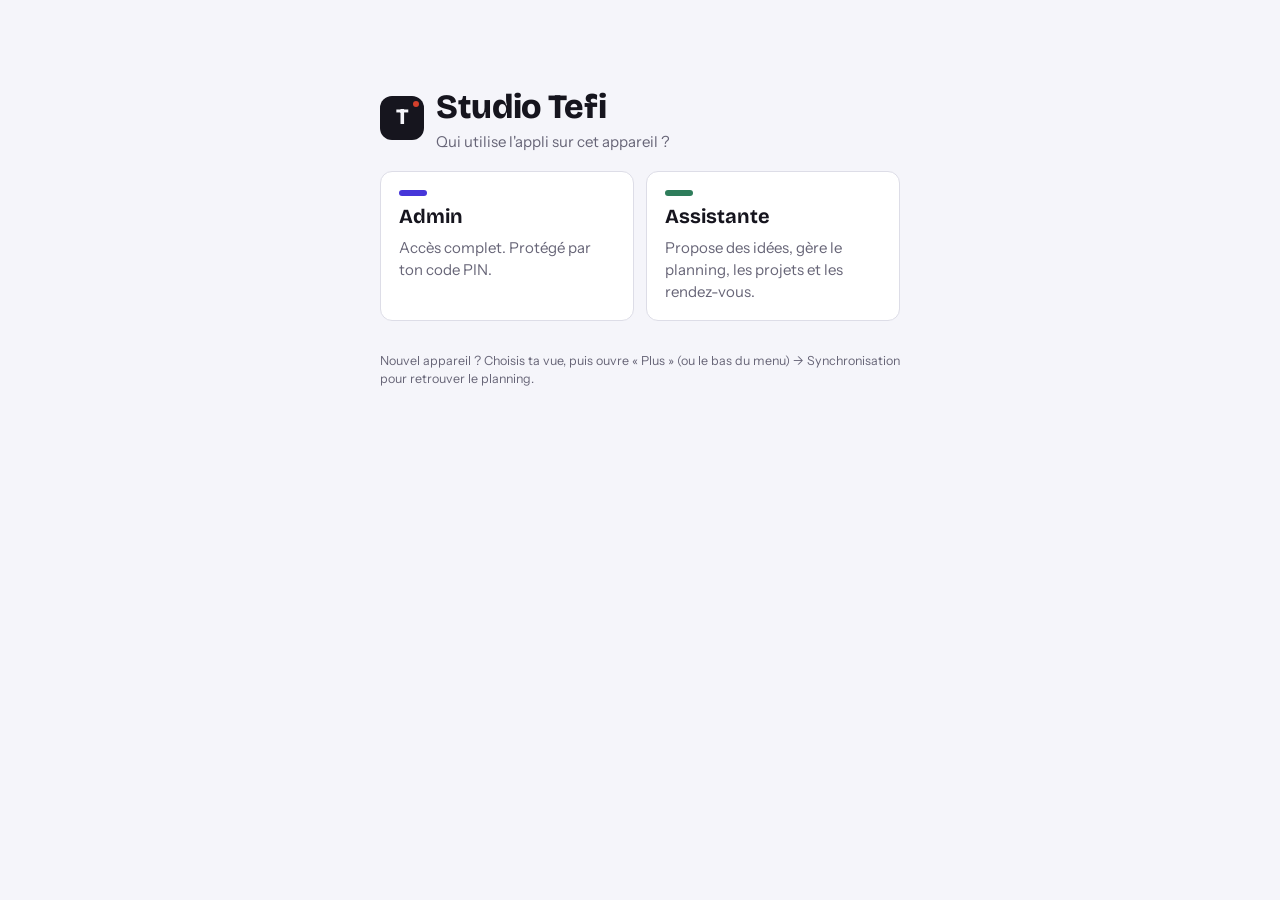
<file: versions/studiotefi-v3.1.html>
<!doctype html>
<!-- Studio Tefi · version 3.1 · 16 octobre 2026 -->
<html lang="fr">
<head>
<meta charset="utf-8">
<meta name="viewport" content="width=device-width,initial-scale=1,viewport-fit=cover">
<meta name="apple-mobile-web-app-capable" content="yes">
<meta name="mobile-web-app-capable" content="yes">
<meta name="apple-mobile-web-app-title" content="Studio Tefi">
<link rel="icon" href="data:image/svg+xml,%3Csvg xmlns='http://www.w3.org/2000/svg' viewBox='0 0 32 32'%3E%3Crect width='32' height='32' rx='8' fill='%2316151E'/%3E%3Ctext x='16' y='23' font-family='Arial' font-weight='700' font-size='19' fill='white' text-anchor='middle'%3ET%3C/text%3E%3Ccircle cx='25' cy='7' r='3' fill='%23E0533D'/%3E%3C/svg%3E">
<link rel="apple-touch-icon" href="data:image/svg+xml,%3Csvg xmlns='http://www.w3.org/2000/svg' viewBox='0 0 32 32'%3E%3Crect width='32' height='32' rx='8' fill='%2316151E'/%3E%3Ctext x='16' y='23' font-family='Arial' font-weight='700' font-size='19' fill='white' text-anchor='middle'%3ET%3C/text%3E%3Ccircle cx='25' cy='7' r='3' fill='%23E0533D'/%3E%3C/svg%3E">
<title>Studio Tefi</title>
<link rel="preconnect" href="https://fonts.googleapis.com">
<link rel="preconnect" href="https://fonts.gstatic.com" crossorigin>
<link rel="stylesheet" href="https://fonts.googleapis.com/css2?family=Bricolage+Grotesque:opsz,wght@12..96,500;12..96,700;12..96,800&family=Instrument+Sans:wght@400;500;600&family=Courier+Prime:wght@400;700&family=JetBrains+Mono:wght@500&display=swap">
<style>
/* Layout: régie de production — barre latérale (bureau) / barre d'onglets (mobile), contenu en panneaux, éditeur en volet latéral */
:root{
  --bg:#F5F5FA; --surface:#FFFFFF; --surface-2:#ECECF3; --line:#DDDDE7; --fg:#16151E; --muted:#676577;
  --accent:#4636D9; --accent-fg:#FFFFFF; --accent-soft:#E7E4FF;
  --late:#D2402C; --ok:#118A6B; --warn:#B98300;
  --shadow:0 1px 2px rgba(22,21,30,.06),0 8px 24px rgba(22,21,30,.06);
  --f-display:"Bricolage Grotesque",ui-sans-serif,system-ui,sans-serif;
  --f-body:"Instrument Sans",ui-sans-serif,system-ui,-apple-system,"Segoe UI",sans-serif;
  --f-script:"Courier Prime","Courier New",Courier,monospace;
  --f-mono:"JetBrains Mono",ui-monospace,SFMono-Regular,Menlo,monospace;
  --r:10px;
}
@media (prefers-color-scheme:dark){:root:not([data-theme="light"]){
  --bg:#0E0E14; --surface:#17161F; --surface-2:#211F2C; --line:#2E2C3B; --fg:#ECEBF4; --muted:#9C9AAE;
  --accent:#9389FF; --accent-fg:#0E0E14; --accent-soft:#25214A;
  --late:#FF6E5A; --ok:#33C79F; --warn:#F0B429; --shadow:0 1px 2px rgba(0,0,0,.4),0 8px 24px rgba(0,0,0,.3); color-scheme:dark}}
:root[data-theme="dark"]{
  --bg:#0E0E14; --surface:#17161F; --surface-2:#211F2C; --line:#2E2C3B; --fg:#ECEBF4; --muted:#9C9AAE;
  --accent:#9389FF; --accent-fg:#0E0E14; --accent-soft:#25214A;
  --late:#FF6E5A; --ok:#33C79F; --warn:#F0B429; --shadow:0 1px 2px rgba(0,0,0,.4),0 8px 24px rgba(0,0,0,.3); color-scheme:dark}

*{box-sizing:border-box}
[hidden]{display:none!important}
html,body{height:100%}
body{margin:0}
body{background:var(--bg);color:var(--fg);font-family:var(--f-body);font-size:15px;line-height:1.45;-webkit-font-smoothing:antialiased}
body.locked{overflow:hidden}
button,input,select,textarea{font:inherit;color:inherit}
button{cursor:pointer}
:focus-visible{outline:2px solid var(--accent);outline-offset:2px}
h1,h2,h3{font-family:var(--f-display);margin:0;text-wrap:balance;letter-spacing:-.01em}
h1{font-size:clamp(26px,4vw,34px);font-weight:800}
h2{font-size:19px;font-weight:700}
h3{font-size:15px;font-weight:700}
.muted{color:var(--muted)}
.mono{font-family:var(--f-mono);font-size:12.5px;font-variant-numeric:tabular-nums}
.label{font-size:11.5px;font-weight:600;letter-spacing:.07em;text-transform:uppercase;color:var(--muted)}
svg{width:20px;height:20px;flex:none}

/* Shell */
.app{display:grid;grid-template-columns:236px minmax(0,1fr);min-height:100%}
.nav{position:sticky;top:env(safe-area-inset-top,0px);height:100vh;display:flex;flex-direction:column;gap:4px;padding:22px 14px;border-right:1px solid var(--line);background:var(--surface)}
.brand{display:flex;align-items:center;gap:10px;padding:2px 10px 18px}
.brand-mark{width:30px;height:30px;border-radius:8px;background:var(--fg);color:var(--bg);display:grid;place-items:center;font-family:var(--f-display);font-weight:800;font-size:15px;position:relative}
.brand-mark::after{content:"";position:absolute;top:5px;right:5px;width:6px;height:6px;border-radius:50%;background:var(--late)}
.brand b{font-family:var(--f-display);font-size:18px;font-weight:800;letter-spacing:-.02em}
.nav-btn{display:flex;align-items:center;gap:12px;padding:10px 12px;border:0;border-radius:9px;background:none;color:var(--muted);font-weight:500;text-align:left}
.nav-btn:hover{background:var(--surface-2);color:var(--fg)}
.nav-btn[aria-current="page"]{background:var(--accent-soft);color:var(--accent);font-weight:600}
.nav-btn .count{margin-left:auto;font-family:var(--f-mono);font-size:11px;background:var(--surface-2);color:var(--muted);padding:1px 7px;border-radius:20px}
.nav-new{margin-top:14px;justify-content:center;background:var(--fg);color:var(--bg);font-weight:600}
.nav-new:hover{background:var(--fg);color:var(--bg);opacity:.9}
.sync{margin-top:auto;padding:10px 12px;font-size:12px;color:var(--muted);display:flex;gap:8px;align-items:flex-start}
.sync i{width:8px;height:8px;border-radius:50%;background:var(--muted);margin-top:5px;flex:none}
.sync.cloud i{background:var(--ok)} .sync.local i{background:var(--warn)}
main{min-width:0;padding-block:28px 60px;padding-left:max(16px,env(safe-area-inset-left,0px));padding-right:max(16px,env(safe-area-inset-right,0px))}
.wrap{max-width:1180px;margin:0 auto;display:flex;flex-direction:column;gap:22px}
@media (min-width:900px){main{padding-left:40px;padding-right:max(40px,env(safe-area-inset-right,0px))}}
.fab{display:none}
.nav-btn .sm{display:none}
@media (max-width:899px){
  .app{grid-template-columns:minmax(0,1fr)}
  .nav{position:fixed;inset:auto 0 0 0;top:auto;height:auto;flex-direction:row;justify-content:space-around;gap:0;padding:6px max(8px,env(safe-area-inset-right,0px)) calc(6px + env(safe-area-inset-bottom,0px)) max(8px,env(safe-area-inset-left,0px));border-right:0;border-top:1px solid var(--line);z-index:30}
  .brand,.sync,.nav-new{display:none}
  .nav-btn{flex-direction:column;gap:3px;font-size:11px;padding:6px 4px;flex:1;align-items:center;text-align:center}
  .nav-btn .count{display:none}
  .nav-btn .lg{display:none}.nav-btn .sm{display:inline}
  .nav-btn[aria-current="page"]{background:none}
  main{padding-block:18px calc(110px + env(safe-area-inset-bottom,0px))}
  .fab{display:grid;place-items:center;position:fixed;right:max(16px,env(safe-area-inset-right,0px));bottom:calc(76px + env(safe-area-inset-bottom,0px));width:54px;height:54px;border-radius:16px;border:0;background:var(--fg);color:var(--bg);box-shadow:var(--shadow);z-index:29}
  .fab svg{width:24px;height:24px}
}

/* Generic UI */
.head{display:flex;flex-wrap:wrap;align-items:flex-end;justify-content:space-between;gap:12px}
.head p{margin:4px 0 0}
.panel{background:var(--surface);border:1px solid var(--line);border-radius:var(--r);padding:18px}
.panel-h{display:flex;align-items:center;justify-content:space-between;gap:10px;margin-bottom:12px}
.btn{display:inline-flex;align-items:center;gap:7px;padding:8px 13px;border-radius:8px;border:1px solid var(--line);background:var(--surface);font-weight:500;font-size:14px;white-space:nowrap}
.btn:hover{border-color:var(--muted)}
.btn svg{width:17px;height:17px}
.btn.primary{background:var(--accent);color:var(--accent-fg);border-color:var(--accent)}
.btn.ghost{border-color:transparent;background:none}
.btn.ghost:hover{background:var(--surface-2)}
.btn.small{padding:5px 10px;font-size:13px}
.btn.danger{color:var(--late)}
.btn.danger[data-armed="1"]{background:var(--late);color:#fff;border-color:var(--late)}
.icon-btn{display:inline-grid;place-items:center;width:34px;height:34px;border-radius:8px;border:1px solid var(--line);background:var(--surface)}
.icon-btn:hover{border-color:var(--muted)}
.seg{display:inline-flex;background:var(--surface-2);border-radius:9px;padding:3px;gap:2px}
.seg button{border:0;background:none;padding:6px 12px;border-radius:7px;font-size:13.5px;font-weight:500;color:var(--muted)}
.seg button[aria-pressed="true"]{background:var(--surface);color:var(--fg);box-shadow:0 1px 2px rgba(0,0,0,.1)}
.field{display:flex;flex-direction:column;gap:5px;min-width:0}
.field>span{font-size:12.5px;font-weight:600;color:var(--muted)}
.inp{width:100%;padding:9px 11px;border:1px solid var(--line);border-radius:8px;background:var(--surface);min-width:0}
.inp:focus{border-color:var(--accent);outline:none;box-shadow:0 0 0 3px var(--accent-soft)}
textarea.inp{resize:vertical;min-height:70px}
select.inp{padding-right:28px}
.filters{display:flex;flex-wrap:wrap;gap:8px;align-items:center}
.filters select{width:auto;max-width:100%;padding:6px 26px 6px 10px;font-size:13.5px;border-radius:20px}
.filters select.on{border-color:var(--accent);background:var(--accent-soft);color:var(--accent);font-weight:600}
.dot{display:inline-block;width:8px;height:8px;border-radius:50%;background:var(--c,var(--muted));flex:none}
.pill{display:inline-flex;align-items:center;gap:6px;padding:2px 9px;border-radius:20px;font-size:12px;font-weight:600;background:color-mix(in srgb,var(--c) 14%,transparent);color:color-mix(in srgb,var(--c) 75%,var(--fg));white-space:nowrap}
.pill.plain{background:var(--surface-2);color:var(--muted)}
.empty{padding:28px 18px;text-align:center;color:var(--muted);border:1.5px dashed var(--line);border-radius:var(--r)}
.empty b{display:block;color:var(--fg);font-family:var(--f-display);font-size:17px;margin-bottom:4px}
.empty .btn{margin-top:12px}
.grid-2{display:grid;grid-template-columns:repeat(2,minmax(0,1fr));gap:18px}
.grid-3{display:grid;grid-template-columns:repeat(3,minmax(0,1fr));gap:12px}
@media (max-width:760px){.grid-2,.grid-3{grid-template-columns:minmax(0,1fr)}}

/* Home */
.stats{display:grid;grid-template-columns:repeat(4,minmax(0,1fr));gap:12px}
@media (max-width:760px){.stats{grid-template-columns:repeat(2,minmax(0,1fr))}}
.stat{background:var(--surface);border:1px solid var(--line);border-radius:var(--r);padding:14px 16px;text-align:left;display:flex;flex-direction:column;gap:2px}
.stat:hover{border-color:var(--muted)}
.stat strong{font-family:var(--f-display);font-size:32px;font-weight:800;line-height:1.1;font-variant-numeric:tabular-nums}
.stat.alert strong{color:var(--late)}
.strip{display:grid;grid-template-columns:repeat(7,minmax(0,1fr));gap:6px}
.strip button{border:1px solid var(--line);background:var(--surface);border-radius:9px;padding:9px 4px 10px;display:flex;flex-direction:column;align-items:center;gap:4px;min-width:0}
.strip button:hover{border-color:var(--muted)}
.strip .d{font-family:var(--f-display);font-size:20px;font-weight:700;line-height:1}
.strip .is-today{background:var(--fg);color:var(--bg);border-color:var(--fg)}
.strip .is-today .label{color:inherit;opacity:.7}
.dots{display:flex;gap:3px;flex-wrap:wrap;justify-content:center;min-height:8px;max-width:100%}
.dots .dot{width:7px;height:7px}
.rows{display:flex;flex-direction:column}
.row{display:flex;align-items:center;gap:12px;padding:10px 4px;border-top:1px solid var(--line);min-width:0}
.row:first-child{border-top:0}
.row-main{flex:1;min-width:0;display:flex;flex-direction:column;gap:3px;background:none;border:0;padding:0;text-align:left}
.row-main b{font-weight:600;overflow:hidden;text-overflow:ellipsis;white-space:nowrap}
.row-meta{display:flex;flex-wrap:wrap;gap:6px;align-items:center;font-size:13px;color:var(--muted)}
.when{width:58px;flex:none;display:flex;flex-direction:column;align-items:flex-start}
.when b{font-family:var(--f-display);font-size:18px;line-height:1}
.when.late b{color:var(--late)}
.pipe{display:flex;height:12px;border-radius:6px;overflow:hidden;background:var(--surface-2);gap:2px}
.pipe i{background:var(--c)}
.legend{display:flex;flex-wrap:wrap;gap:6px 14px;margin-top:10px;font-size:13px}
.legend span{display:inline-flex;align-items:center;gap:6px}
.acc-row{display:grid;grid-template-columns:minmax(0,1fr) auto auto;gap:12px;align-items:center;padding:9px 0;border-top:1px solid var(--line)}
.acc-row:first-child{border-top:0}
.acc-name{display:flex;align-items:center;gap:8px;min-width:0;font-weight:600}
.acc-name span{overflow:hidden;text-overflow:ellipsis;white-space:nowrap}
.kv{display:flex;flex-direction:column;align-items:flex-end;font-size:12px;color:var(--muted)}
.kv b{font-family:var(--f-mono);font-size:14px;color:var(--fg)}
.onboard ol{margin:10px 0 0;padding-left:20px;display:flex;flex-direction:column;gap:6px}

/* Calendar */
.cal-bar{display:flex;flex-wrap:wrap;gap:10px;align-items:center;justify-content:space-between}
.cal-nav{display:flex;align-items:center;gap:6px}
.cal-title{font-family:var(--f-display);font-weight:700;font-size:21px;min-width:0;text-transform:capitalize;margin:0 6px}
.toggle{display:inline-flex;align-items:center;gap:7px;font-size:13.5px;color:var(--muted);cursor:pointer}
.toggle input{accent-color:var(--accent);width:16px;height:16px}
.month{display:grid;grid-template-columns:repeat(7,minmax(0,1fr));border:1px solid var(--line);border-radius:var(--r);overflow:hidden;background:var(--line);gap:1px}
.dow{background:var(--surface-2);padding:7px 8px;font-size:11.5px;font-weight:600;letter-spacing:.06em;text-transform:uppercase;color:var(--muted)}
.day{background:var(--surface);min-height:118px;padding:6px;display:flex;flex-direction:column;gap:3px;min-width:0;cursor:pointer;position:relative}
.day.out{background:var(--bg)}
.day.out .num{opacity:.45}
.day.sel{box-shadow:inset 0 0 0 2px var(--accent)}
.day.drop{background:var(--accent-soft)}
.num{font-family:var(--f-mono);font-size:12px;font-weight:500;width:24px;height:24px;display:grid;place-items:center;border-radius:50%}
.day.today .num{background:var(--late);color:#fff}
.ev{display:flex;align-items:center;gap:5px;width:100%;min-width:0;border:0;border-radius:5px;padding:3px 6px;font-size:12px;text-align:left;background:color-mix(in srgb,var(--c) 15%,var(--surface));color:var(--fg);cursor:pointer;line-height:1.3}
.ev:hover{background:color-mix(in srgb,var(--c) 26%,var(--surface))}
.ev .t{font-family:var(--f-mono);font-size:10.5px;color:var(--muted);flex:none}
.ev .n{overflow:hidden;text-overflow:ellipsis;white-space:nowrap;font-weight:500}
.ev.prod{background:none;border:1px dashed color-mix(in srgb,var(--fg) 25%,transparent);color:var(--muted)}
.ev.done .n{text-decoration:line-through;opacity:.6}
.ev.late{box-shadow:inset 2px 0 0 var(--late)}
.more{font-size:11.5px;color:var(--muted);padding-left:4px}
@media (max-width:640px){
  .day{min-height:64px;padding:4px;gap:2px;align-items:center}
  .day .ev{height:5px;padding:0;border-radius:3px;background:var(--c)}
  .day .ev.prod{border:0;background:color-mix(in srgb,var(--fg) 25%,transparent)}
  .day .ev .t,.day .ev .n{display:none}
  .dow{padding:6px 2px;text-align:center;font-size:10.5px}
}
.week{display:grid;grid-template-columns:repeat(7,minmax(0,1fr));gap:8px}
.wcol{background:var(--surface);border:1px solid var(--line);border-radius:var(--r);padding:8px;min-height:260px;display:flex;flex-direction:column;gap:5px;min-width:0}
.wcol.today{border-color:var(--late)}
.wcol.drop{background:var(--accent-soft)}
.wcol-h{display:flex;justify-content:space-between;align-items:baseline;padding:2px 2px 6px;border-bottom:1px solid var(--line);margin-bottom:3px}
.wcol-h b{font-family:var(--f-display);font-size:20px}
.wcol .ev{flex-direction:column;align-items:flex-start;gap:1px;padding:6px 7px}
.wcol .ev .n{white-space:normal}
@media (max-width:899px){.week{grid-template-columns:minmax(0,1fr)}.wcol{min-height:0}.wcol .ev{flex-direction:row;align-items:center}}
.agenda{display:flex;flex-direction:column;gap:16px}
.agenda-day{display:grid;grid-template-columns:92px minmax(0,1fr);gap:14px}
@media (max-width:560px){.agenda-day{grid-template-columns:minmax(0,1fr);gap:6px}}
.agenda-date{padding-top:10px}
.agenda-date b{font-family:var(--f-display);font-size:22px;display:block;line-height:1}
.daypanel .row{padding:11px 2px}
.tag-kind{font-size:11px;font-weight:600;letter-spacing:.05em;text-transform:uppercase}

/* Board */
.board{display:grid;grid-auto-flow:column;grid-auto-columns:minmax(250px,1fr);gap:12px;overflow-x:auto;padding-bottom:8px;scroll-snap-type:x proximity}
.col{background:var(--surface-2);border-radius:var(--r);padding:10px;display:flex;flex-direction:column;gap:8px;min-height:200px;scroll-snap-align:start;min-width:0}
.col.drop{outline:2px dashed var(--accent);outline-offset:-2px}
.col-h{display:flex;align-items:center;gap:8px;padding:2px 4px 4px;font-weight:600}
.col-h .mono{margin-left:auto;color:var(--muted)}
.card{background:var(--surface);border:1px solid var(--line);border-radius:9px;padding:11px 12px;display:flex;flex-direction:column;gap:8px;cursor:pointer;min-width:0}
.card:hover{border-color:var(--muted)}
.card-t{font-weight:600;line-height:1.3;overflow-wrap:anywhere}
.card-f{display:flex;flex-wrap:wrap;gap:5px;align-items:center}
.card-b{display:flex;justify-content:space-between;align-items:center;gap:8px}
.chip-acc{display:inline-flex;align-items:center;gap:5px;font-size:12px;color:var(--muted);background:var(--surface-2);border-radius:5px;padding:2px 7px;max-width:100%;overflow:hidden;white-space:nowrap;text-overflow:ellipsis}
.chip-acc.late{color:var(--late)}
.table-wrap{overflow-x:auto;border:1px solid var(--line);border-radius:var(--r);background:var(--surface)}
table{width:100%;border-collapse:collapse;font-size:14px;min-width:640px}
th{text-align:left;font-size:11.5px;letter-spacing:.06em;text-transform:uppercase;color:var(--muted);font-weight:600;padding:10px 12px;border-bottom:1px solid var(--line);background:var(--surface-2)}
td{padding:10px 12px;border-bottom:1px solid var(--line);vertical-align:middle}
tr:last-child td{border-bottom:0}
tbody tr{cursor:pointer}
tbody tr:hover td{background:var(--surface-2)}
.search{position:relative;flex:1;min-width:180px;max-width:340px}
.search svg{position:absolute;left:10px;top:50%;transform:translateY(-50%);color:var(--muted);width:17px;height:17px}
.search .inp{padding-left:34px}

/* Ideas */
.quick{display:flex;gap:8px;flex-wrap:wrap}
.quick .inp:first-child{flex:1;min-width:200px}
.quick select{width:auto}
.ideas{display:grid;grid-template-columns:repeat(auto-fill,minmax(260px,1fr));gap:12px}
.idea{background:var(--surface);border:1px solid var(--line);border-radius:var(--r);padding:14px;display:flex;flex-direction:column;gap:10px;min-width:0}
.idea p{margin:0;color:var(--muted);font-size:14px;overflow-wrap:anywhere;display:-webkit-box;-webkit-line-clamp:3;-webkit-box-orient:vertical;overflow:hidden}
.idea .card-b{margin-top:auto}

/* Settings */
.set-list{display:flex;flex-direction:column;gap:8px}
.set-item{display:flex;align-items:center;gap:8px;min-width:0}
.set-item .inp{flex:1}
.swatch{width:34px;height:34px;padding:2px;border:1px solid var(--line);border-radius:8px;background:var(--surface);flex:none;cursor:pointer}
.plat-group{display:flex;flex-direction:column;gap:6px;padding:10px 0;border-top:1px solid var(--line)}
.plat-group:first-child{border-top:0;padding-top:0}
.add-form{display:flex;gap:8px;flex-wrap:wrap;margin-top:12px}
.add-form .inp{flex:1;min-width:140px}
.add-form select.inp{flex:0 1 auto;width:auto}

/* Editor sheet */
.sheet{position:fixed;inset:0;z-index:50;display:flex;justify-content:flex-end;background:color-mix(in srgb,#000 38%,transparent)}
.sheet-panel{width:min(780px,100%);height:100%;background:var(--bg);display:flex;flex-direction:column;box-shadow:var(--shadow);animation:slide .22s ease-out}
@keyframes slide{from{transform:translateX(30px);opacity:.4}to{transform:none;opacity:1}}
@media (prefers-reduced-motion:reduce){.sheet-panel{animation:none}}
.sheet-top{display:flex;align-items:center;gap:10px;padding:calc(10px + env(safe-area-inset-top,0px)) max(16px,env(safe-area-inset-right,0px)) 10px max(16px,env(safe-area-inset-left,0px));border-bottom:1px solid var(--line);background:var(--surface)}
.saved{font-size:12.5px;color:var(--muted);margin-right:auto;display:flex;align-items:center;gap:6px}
.saved i{width:7px;height:7px;border-radius:50%;background:var(--ok)}
.saved.pending i{background:var(--warn)}
.sheet-body{flex:1;overflow-y:auto;padding:22px max(16px,env(safe-area-inset-right,0px)) calc(40px + env(safe-area-inset-bottom,0px)) max(16px,env(safe-area-inset-left,0px));display:flex;flex-direction:column;gap:22px}
@media (min-width:700px){.sheet-body{padding-left:32px;padding-right:32px}}
.title-inp{font-family:var(--f-display);font-size:clamp(24px,4vw,30px);font-weight:800;border:0;background:none;padding:2px 0;width:100%;letter-spacing:-.015em}
.title-inp:focus{outline:none}
.title-inp::placeholder{color:var(--muted);opacity:.6}
.ed-sec{display:flex;flex-direction:column;gap:12px}
.ed-sec-h{display:flex;align-items:center;justify-content:space-between;gap:10px;padding-bottom:6px;border-bottom:1px solid var(--line)}
.status-pick{display:flex;flex-wrap:wrap;gap:6px}
.status-pick button{display:inline-flex;align-items:center;gap:6px;border:1px solid var(--line);background:var(--surface);border-radius:20px;padding:6px 12px;font-size:13.5px;font-weight:500}
.status-pick button[aria-pressed="true"]{background:var(--c);border-color:var(--c);color:#fff}
.status-pick button[aria-pressed="true"] .dot{background:#fff}
.pub{display:grid;grid-template-columns:minmax(0,2.2fr) minmax(0,1fr) 104px auto auto;grid-template-areas:'acc date time done x';gap:8px;align-items:center;background:var(--surface);border:1px solid var(--line);border-radius:9px;padding:8px}
.pub.isdone{opacity:.7}
.pub-done{display:inline-flex;align-items:center;gap:6px;font-size:13px;color:var(--muted);white-space:nowrap;cursor:pointer}
.pub-done input{accent-color:var(--ok);width:17px;height:17px}
.pub-acc{grid-area:acc;min-width:0}.pub>[data-pf=date]{grid-area:date}.pub>[data-pf=time]{grid-area:time}.pub-done{grid-area:done}.pub>.icon-btn{grid-area:x}
@media (max-width:620px){.pub{grid-template-columns:minmax(0,1fr) minmax(0,1fr) auto;grid-template-areas:'acc acc x' 'date time done'}}
.f-grid{display:grid;grid-template-columns:repeat(3,minmax(0,1fr));gap:12px}
@media (max-width:620px){.f-grid{grid-template-columns:repeat(2,minmax(0,1fr))}}
.f-grid .wide{grid-column:1 / -1}
.scene{background:var(--surface);border:1px solid var(--line);border-radius:9px;overflow:hidden}
.scene-h{display:flex;align-items:center;gap:6px;padding:6px 6px 6px 12px;border-bottom:1px solid var(--line);background:var(--surface-2)}
.scene-h input{flex:1;border:0;background:none;font-family:var(--f-script);font-weight:700;text-transform:uppercase;font-size:14px;padding:4px 0;min-width:0}
.scene-h input:focus{outline:none}
.scene textarea{display:block;width:100%;border:0;background:var(--surface);font-family:var(--f-script);font-size:15px;line-height:1.6;padding:14px 16px;min-height:150px;resize:vertical}
.scene textarea:focus{outline:none;box-shadow:inset 0 0 0 2px var(--accent-soft)}
.hint{font-size:12.5px;color:var(--muted)}
.ed-foot{display:flex;flex-wrap:wrap;gap:8px;padding-top:14px;border-top:1px solid var(--line)}
.toast{position:fixed;left:50%;bottom:calc(90px + env(safe-area-inset-bottom,0px));transform:translateX(-50%);background:var(--fg);color:var(--bg);padding:10px 16px;border-radius:9px;font-size:14px;z-index:80;max-width:calc(100% - 32px);box-shadow:var(--shadow)}
@media (min-width:900px){.toast{bottom:28px}}
.loading{padding:60px 0;text-align:center;color:var(--muted)}
/* v2 */
.stats{grid-template-columns:repeat(5,minmax(0,1fr))}
@media (max-width:760px){.stats{grid-template-columns:repeat(2,minmax(0,1fr))}.stats .stat:first-child{grid-column:1 / -1}}
.stat[aria-pressed="true"]{border-color:var(--fg);box-shadow:inset 0 0 0 1px var(--fg)}
.strip button[aria-pressed="true"]{border-color:var(--accent);box-shadow:inset 0 0 0 1px var(--accent)}
.strip .is-today[aria-pressed="true"]{box-shadow:0 0 0 2px var(--accent)}
.netbar{display:flex;flex-wrap:wrap;gap:8px;align-items:center}
.acc-chip{display:inline-flex;align-items:center;gap:7px;padding:5px 10px 5px 9px;border:1px solid var(--line);border-radius:20px;background:var(--surface);font-size:13.5px;font-weight:500;max-width:100%}
.acc-chip span.h{overflow:hidden;text-overflow:ellipsis;white-space:nowrap}
.nat{font-size:10px;font-weight:700;letter-spacing:.07em;text-transform:uppercase;padding:1px 6px;border-radius:4px;background:var(--surface-2);color:var(--muted);white-space:nowrap}
.nat.pro{background:var(--fg);color:var(--bg)}
.nat.unset{background:none;border:1px dashed var(--muted)}
.quick-acc{display:flex;flex-wrap:wrap;gap:8px;margin-top:12px}
.quick-acc .inp{width:auto;flex:0 1 auto}
.quick-acc input.inp{flex:1 1 160px}
.row-acts{display:flex;gap:4px;flex:none;align-items:center}
.icon-btn.sm{width:32px;height:32px}
.icon-btn.sm svg{width:16px;height:16px}
.icon-btn.danger{color:var(--late)}
.icon-btn[data-armed="1"]{width:auto;padding:0 10px;background:var(--late);color:#fff;border-color:var(--late);font-size:12.5px;font-weight:600}
.peek{position:fixed;inset:0;z-index:60;display:flex;align-items:center;justify-content:center;background:color-mix(in srgb,#000 42%,transparent);padding:16px}
.peek-panel{width:min(620px,100%);max-height:100%;overflow-y:auto;background:var(--bg);border-radius:14px;box-shadow:var(--shadow);display:flex;flex-direction:column;animation:pop .18s ease-out}
@keyframes pop{from{transform:translateY(12px);opacity:.5}to{transform:none;opacity:1}}
@media (prefers-reduced-motion:reduce){.peek-panel{animation:none}}
@media (max-width:640px){.peek{align-items:flex-end;padding:0}.peek-panel{border-radius:16px 16px 0 0;max-height:92%}}
.peek-h{display:flex;gap:12px;align-items:flex-start;padding:16px 18px 14px;border-bottom:1px solid var(--line);background:var(--surface);position:sticky;top:0;z-index:2}
.peek-h h2{font-size:22px;font-weight:800;overflow-wrap:anywhere}
.peek-b{padding:16px 18px;display:flex;flex-direction:column;gap:18px}
.peek-f{display:flex;flex-wrap:wrap;gap:8px;padding:12px 18px calc(12px + env(safe-area-inset-bottom,0px));border-top:1px solid var(--line);background:var(--surface);position:sticky;bottom:0}
.peek-f .btn.primary{margin-right:auto}
.ppub{display:grid;grid-template-columns:minmax(0,1fr) 140px 92px auto auto;grid-template-areas:'acc date time done x';gap:8px;align-items:center;background:var(--surface);border:1px solid var(--line);border-radius:9px;padding:8px 8px 8px 12px}
.ppub .acc{grid-area:acc;display:flex;align-items:center;gap:7px;min-width:0;font-weight:600;font-size:14px}
.ppub .acc span.h{overflow:hidden;text-overflow:ellipsis;white-space:nowrap}
.ppub>[data-ppf=date]{grid-area:date}.ppub>[data-ppf=time]{grid-area:time}.ppub .pub-done{grid-area:done}.ppub>.icon-btn{grid-area:x;justify-self:end}
.ppub.late{border-color:var(--late)}
@media (max-width:560px){.ppub{grid-template-columns:minmax(0,1fr) minmax(0,1fr) auto;grid-template-areas:'acc acc x' 'date time done'}}
.kvs{display:grid;grid-template-columns:repeat(auto-fill,minmax(150px,1fr));gap:10px 16px}
.kvs div{display:flex;flex-direction:column;gap:1px;min-width:0}
.kvs b{font-weight:500;overflow-wrap:anywhere}
.script-ex{font-family:var(--f-script);white-space:pre-wrap;background:var(--surface);border:1px solid var(--line);border-radius:9px;padding:12px 14px;font-size:14px;line-height:1.55;max-height:200px;overflow:auto;margin:0;overflow-wrap:anywhere}
.theme-pick{display:flex;flex-wrap:wrap;gap:6px}
.theme-pick button{border:1px solid var(--line);background:var(--surface);border-radius:20px;padding:5px 11px;font-size:13px;font-weight:500;color:var(--muted)}
.theme-pick button[aria-pressed="true"]{background:var(--accent-soft);border-color:var(--accent);color:var(--accent);font-weight:600}
.hist{display:flex;flex-direction:column}
.hist-row{display:grid;grid-template-columns:auto minmax(0,1fr) auto;gap:12px;align-items:center;padding:10px 0;border-top:1px solid var(--line)}
.hist-row:first-child{border-top:0}
.hist-ic{width:30px;height:30px;border-radius:8px;display:grid;place-items:center;background:var(--surface-2);color:var(--muted);font-size:15px;font-weight:700}
.hist-ic.create{color:var(--ok)}.hist-ic.delete{color:var(--late)}.hist-ic.restore{color:var(--accent)}
.hist-row b{font-weight:600;overflow-wrap:anywhere}
.ver{padding:12px 0;border-top:1px solid var(--line)}
.ver:first-child{border-top:0;padding-top:0}
.ver ul{margin:6px 0 0;padding-left:18px;display:flex;flex-direction:column;gap:3px;font-size:14px}
.toast{display:flex;align-items:center;gap:14px}
.toast[hidden]{display:none}
.toast button{background:none;border:0;color:inherit;font-weight:700;text-decoration:underline;padding:0}
.plat-card{display:flex;flex-direction:column;gap:10px}
.plat-card .set-item h3{font-size:17px}
.acc-line{display:grid;grid-template-columns:minmax(0,1fr) auto auto auto auto;gap:8px;align-items:center}
@media (max-width:560px){.acc-line{grid-template-columns:minmax(0,1fr) auto;}.acc-line .used{display:none}}
.seg.sm button{padding:5px 10px;font-size:12.5px}
.sync-box{display:flex;flex-direction:column;gap:10px}
.code{font-family:var(--f-mono);font-size:12.5px;background:var(--surface-2);padding:2px 6px;border-radius:5px;overflow-wrap:anywhere}
@media (max-width:899px){.nav-btn{font-size:10.5px;padding:6px 2px}}
.shoot{display:grid;grid-template-columns:minmax(0,1fr) minmax(0,1fr) minmax(0,1.3fr) auto;grid-template-areas:'start end loc x' 'note note note note' 'sum sum sum sum';gap:8px 10px;background:var(--surface);border:1px solid var(--line);border-radius:9px;padding:10px 12px;align-items:end}
.sh-start{grid-area:start}.sh-end{grid-area:end}.sh-loc{grid-area:loc}.sh-x{grid-area:x}.sh-note{grid-area:note}.sh-sum{grid-area:sum;font-weight:600;color:var(--fg)}
@media (max-width:620px){.shoot{grid-template-columns:minmax(0,1fr) minmax(0,1fr);grid-template-areas:'start end' 'loc loc' 'note note' 'sum x'}.sh-x{justify-self:end}}
.chan{display:flex;flex-direction:column;gap:12px}
.chan-h{display:flex;align-items:baseline;gap:10px;padding-top:6px}
.pub-acc{display:flex;gap:8px}
.pub-acc select:first-child{flex:0 0 40%;min-width:0}
.pub-acc select:last-child{flex:1;min-width:0}
.nav-mob{display:none}
@media (max-width:899px){.nav-desk{display:none!important}.nav-mob{display:flex}}
body[data-role="assistant"] .admin-only{display:none!important}
.nav-role{margin-top:6px;font-size:13px}
.nav-role b{color:var(--accent)}
body[data-role="assistant"]{--accent:#2E7D5B;--accent-fg:#FFFFFF;--accent-soft:#DAEFE3;--bg:#F1F6F2;--surface-2:#E5EEE8;--line:#D3E0D8}
@media (prefers-color-scheme:dark){:root:not([data-theme="light"]) body[data-role="assistant"]{--accent:#5FCB9C;--accent-fg:#0B1410;--accent-soft:#163428;--bg:#0B120F;--surface:#131C18;--surface-2:#1A2620;--line:#283832}}
:root[data-theme="dark"] body[data-role="assistant"]{--accent:#5FCB9C;--accent-fg:#0B1410;--accent-soft:#163428;--bg:#0B120F;--surface:#131C18;--surface-2:#1A2620;--line:#283832}
body[data-role="assistant"] .brand-mark,body[data-role="assistant"] .nav-new,body[data-role="assistant"] .fab{background:var(--accent);color:var(--accent-fg)}
body[data-role="assistant"] .strip .is-today{background:var(--accent);border-color:var(--accent);color:var(--accent-fg)}
.rolebar{display:flex;align-items:center;justify-content:space-between;gap:10px;background:var(--accent);color:var(--accent-fg);border-radius:10px;padding:9px 14px;font-weight:600;font-size:14px;max-width:1180px;margin:0 auto 18px}
.rolebar button{background:color-mix(in srgb,var(--accent-fg) 18%,transparent);border:0;color:inherit;border-radius:7px;padding:5px 10px;font-weight:600;font-size:13px}
body.gated .nav,body.gated .fab{display:none}
body.gated .app{grid-template-columns:minmax(0,1fr)}
.gate{max-width:520px;margin:6vh auto 0;display:flex;flex-direction:column;gap:18px}
.gate-brand{display:flex;align-items:center;gap:12px}
.gate-brand .brand-mark{width:44px;height:44px;font-size:22px;border-radius:12px}
.gate-choices{display:grid;grid-template-columns:1fr 1fr;gap:12px}
@media (max-width:480px){.gate-choices{grid-template-columns:1fr}}
.gate-choice{display:flex;flex-direction:column;gap:6px;text-align:left;padding:18px;border-radius:12px;border:1px solid var(--line);background:var(--surface)}
.gate-choice:hover{border-color:var(--muted)}
.gate-choice b{font-family:var(--f-display);font-size:20px}
.gate-choice i{width:28px;height:6px;border-radius:3px;background:var(--c)}
.pin{font-family:var(--f-mono);font-size:22px;letter-spacing:.4em;text-align:center}
.more-list{display:flex;flex-direction:column;gap:8px}
.more-list .btn{justify-content:flex-start;padding:14px 16px;font-size:15px}
.idea-cols{display:grid;grid-template-columns:repeat(auto-fill,minmax(280px,1fr));gap:12px}
.idea .by{font-size:12.5px;color:var(--muted)}
.idea.proposee{border-color:var(--accent);box-shadow:inset 0 0 0 1px var(--accent)}
.review{border-radius:8px;padding:8px 10px;font-size:13.5px;background:var(--surface-2)}
.review.atravailler{background:color-mix(in srgb,var(--warn) 14%,var(--surface))}
.review.refusee{background:color-mix(in srgb,var(--late) 12%,var(--surface))}
.review b{display:block;font-size:11.5px;letter-spacing:.06em;text-transform:uppercase;margin-bottom:2px}
.links{display:flex;flex-wrap:wrap;gap:6px}
.link-chip{display:inline-flex;align-items:center;gap:5px;padding:3px 9px;border-radius:6px;background:var(--surface-2);color:var(--fg);font-size:12.5px;font-weight:600;text-decoration:none;max-width:100%;overflow:hidden;text-overflow:ellipsis;white-space:nowrap}
.link-chip:hover{background:var(--accent-soft);color:var(--accent)}
.sec-title{display:flex;align-items:baseline;gap:10px}
details.fold summary{cursor:pointer;font-family:var(--f-display);font-weight:700;font-size:17px;padding:4px 0}
.chip-pick{display:flex;flex-wrap:wrap;gap:6px}
.chip-pick button{display:inline-flex;align-items:center;gap:6px;border:1px solid var(--line);background:var(--surface);border-radius:20px;padding:5px 11px;font-size:13px;color:var(--muted)}
.chip-pick button[aria-pressed="true"]{background:var(--accent-soft);border-color:var(--accent);color:var(--accent);font-weight:600}
.link-line{display:flex;gap:8px;align-items:center}
.link-line .inp{flex:1}
.rdv-row .when b{font-size:15px}
.rdv-time{font-family:var(--f-mono);font-size:12.5px}
.ev.rdv{background:color-mix(in srgb,var(--c) 22%,var(--surface));font-weight:600}
.comp-card{display:flex;flex-direction:column;gap:10px}
.kind-seg button[aria-pressed="true"]{color:var(--fg)}
.seg{flex-wrap:wrap}
.doc-lines{display:flex;flex-direction:column;gap:8px}
.dl{display:grid;grid-template-columns:minmax(0,1fr) 72px 118px 130px 120px auto;gap:8px;align-items:start}
.dl textarea{min-height:40px;resize:vertical}
.dl-h{font-size:11.5px;font-weight:600;letter-spacing:.06em;text-transform:uppercase;color:var(--muted);align-items:end}
.dl-tot{text-align:right;padding-top:11px;font-weight:600}
@media (max-width:700px){.dl{grid-template-columns:minmax(0,1fr) minmax(0,1fr) auto;background:var(--surface);border:1px solid var(--line);border-radius:9px;padding:8px}
  .dl textarea{grid-column:1 / -1}.dl-h{display:none}.dl-tot{grid-column:1 / 3;text-align:left;padding-top:0}.dl>.icon-btn{grid-column:3;grid-row:4;justify-self:end}}
.totals{display:flex;flex-direction:column;gap:6px;max-width:420px;margin-left:auto;width:100%}
.totals>div{display:flex;justify-content:space-between;gap:12px;font-variant-numeric:tabular-nums}
.totals>div b{font-family:var(--f-mono);font-size:14px}
.totals .grand{background:var(--accent);color:var(--accent-fg);border-radius:8px;padding:9px 12px;font-weight:700}
.totals .grand b{font-size:16px}
</style>


</head>
<body>
<div class="app">
  <nav class="nav" id="nav" aria-label="Navigation">
    <div class="brand"><div class="brand-mark">T</div><b>Studio Tefi</b></div>
    <button class="nav-btn" data-nav="home"><svg viewBox="0 0 24 24" fill="none" stroke="currentColor" stroke-width="1.8" stroke-linecap="round" stroke-linejoin="round"><path d="M3 11l9-7 9 7v9a1 1 0 0 1-1 1h-5v-6h-6v6H4a1 1 0 0 1-1-1z"/></svg>Résumé</button>
    <button class="nav-btn" data-nav="calendar"><svg viewBox="0 0 24 24" fill="none" stroke="currentColor" stroke-width="1.8" stroke-linecap="round" stroke-linejoin="round"><rect x="3" y="5" width="18" height="16" rx="2"/><path d="M3 10h18M8 3v4M16 3v4"/></svg>Calendrier</button>
    <button class="nav-btn" data-nav="contents"><svg viewBox="0 0 24 24" fill="none" stroke="currentColor" stroke-width="1.8" stroke-linecap="round" stroke-linejoin="round"><rect x="3" y="4" width="5" height="16" rx="1"/><rect x="10" y="4" width="5" height="11" rx="1"/><rect x="17" y="4" width="4" height="7" rx="1"/></svg>Contenus<span class="count" id="cnt-contents"></span></button>
    <button class="nav-btn" data-nav="ideas"><svg viewBox="0 0 24 24" fill="none" stroke="currentColor" stroke-width="1.8" stroke-linecap="round" stroke-linejoin="round"><path d="M9 18h6M10 21h4M12 3a6 6 0 0 0-3.5 10.9c.6.5 1 1.2 1 2.1h5c0-.9.4-1.6 1-2.1A6 6 0 0 0 12 3z"/></svg>Idées<span class="count" id="cnt-ideas"></span></button>
    <button class="nav-btn" data-nav="business"><svg viewBox="0 0 24 24" fill="none" stroke="currentColor" stroke-width="1.8" stroke-linecap="round" stroke-linejoin="round"><rect x="3" y="7" width="18" height="13" rx="2"/><path d="M9 7V5a2 2 0 0 1 2-2h2a2 2 0 0 1 2 2v2M3 13h18"/></svg>Business<span class="count" id="cnt-biz"></span></button>
    <button class="nav-btn nav-desk" data-nav="networks"><svg viewBox="0 0 24 24" fill="none" stroke="currentColor" stroke-width="1.8" stroke-linecap="round" stroke-linejoin="round"><circle cx="12" cy="12" r="4"/><path d="M16 8v5a3 3 0 0 0 6 0v-1a10 10 0 1 0-4 8"/></svg>Réseaux<span class="count" id="cnt-acc"></span></button>
    <button class="nav-btn nav-desk admin-only" data-nav="settings"><svg viewBox="0 0 24 24" fill="none" stroke="currentColor" stroke-width="1.8" stroke-linecap="round" stroke-linejoin="round"><path d="M4 6h10M18 6h2M4 12h4M12 12h8M4 18h12"/><circle cx="16" cy="6" r="2"/><circle cx="10" cy="12" r="2"/><circle cx="18" cy="18" r="2"/></svg>Réglages</button>
    <button class="nav-btn nav-mob" data-nav="more"><svg viewBox="0 0 24 24" fill="none" stroke="currentColor" stroke-width="1.8" stroke-linecap="round" stroke-linejoin="round"><circle cx="5" cy="12" r="1.3"/><circle cx="12" cy="12" r="1.3"/><circle cx="19" cy="12" r="1.3"/></svg>Plus</button>
    <button class="nav-btn nav-new" data-act="new"><svg viewBox="0 0 24 24" fill="none" stroke="currentColor" stroke-width="2" stroke-linecap="round"><path d="M12 5v14M5 12h14"/></svg>Nouveau contenu</button>
    <button class="nav-btn nav-desk nav-role" data-act="switch-role" id="role-btn"></button>
    <div class="sync" id="sync"><i></i><span>Connexion…</span></div>
  </nav>
  <main id="main"><div class="loading">Chargement de ton planning…</div></main>
</div>
<button class="fab" data-act="new" aria-label="Nouveau contenu"><svg viewBox="0 0 24 24" fill="none" stroke="currentColor" stroke-width="2" stroke-linecap="round"><path d="M12 5v14M5 12h14"/></svg></button>
<div class="peek" id="idea" hidden><div class="peek-panel" id="idea-panel" role="dialog" aria-modal="true" aria-label="Idée"></div></div>
<div class="peek" id="rdvm" hidden><div class="peek-panel" id="rdv-panel" role="dialog" aria-modal="true" aria-label="Rendez-vous"></div></div>
<div class="sheet" id="docsheet" hidden><div class="sheet-panel" id="doc-panel" role="dialog" aria-modal="true" aria-label="Devis ou facture"></div></div>
<div class="peek" id="peek" hidden><div class="peek-panel" id="peek-panel" role="dialog" aria-modal="true" aria-label="Aperçu du contenu"></div></div>
<div class="sheet" id="sheet" hidden><div class="sheet-panel" id="sheet-panel" role="dialog" aria-modal="true" aria-label="Éditer le contenu"></div></div>
<div class="toast" id="toast" hidden></div>
<input type="file" id="import-file" accept="application/json,.json" hidden>

<script>
(function(){
"use strict";
/* ================= Constantes ================= */
const APP_VERSION='3.1';
const VERSIONS=[
  {v:'3.1',date:'2026-10-16',items:[
    "Facturation dans Business : profils de tes entreprises (nom, téléphone, mail, NIF, STAT, RCS, adresse, pays, logo, coordonnées de paiement)",
    'Devis et factures : prestations, quantités, remise, TVA, devise (Ariary, euro, dollar), numérotation automatique, montant en toutes lettres',
    'Export PDF des devis et factures, transformation d\'un devis en facture, suivi « payée / en retard »',
    'Catalogue de prestations, infos de facturation des boîtes clientes, revenus par client',
    'Un projet peut être relié à une boîte (client)'
  ]},
  {v:'3.0',date:'2026-10-16',items:[
    'Deux vues : Admin (protégée par code PIN) et Assistante, avec sa propre couleur',
    "Circuit des idées : l'assistante propose (comptes visés, liens de référence), l'admin valide, renvoie « à retravailler » ou refuse avec un commentaire",
    'Les idées validées passent en écriture en un clic, avec leurs comptes déjà ajoutés',
    'Onglet Business : rendez-vous pro ou perso, boîtes avec leurs couleurs, et rendez-vous affichés dans le calendrier',
    'Liens vers tes comptes et bouton « Préparer la publication » (copie la légende et ouvre Meta Business Suite, TikTok Studio…)',
    "L'historique indique qui a fait chaque modification"
  ]},
  {v:'2.2',date:'2026-10-16',items:[
    "Chaque diffusion se choisit en deux temps : d'abord la distribution (réseaux, TV, cinéma…), puis le compte, la chaîne ou la salle",
    "Une diffusion peut rester « à préciser » (ex. Cinéma, salle pas encore choisie)",
    "Ajout de compte : choix de la distribution avant la plateforme",
    "Synchro GitHub : récupération automatique toutes les minutes quand l'appli est ouverte"
  ]},
  {v:'2.1',date:'2026-10-16',items:[
    "Plusieurs tournages par contenu, chacun d'un jour ou sur plusieurs jours (du… au…), avec son lieu et une note",
    'Nouvelle étape « En production » entre Écriture et Tournage',
    'Types de distribution : réseaux sociaux, TV, cinéma, streaming, festival — et indication « Uniquement réseaux » sur chaque contenu'
  ]},
  {v:'2.0',date:'2026-10-16',items:[
    "Onglet Réseaux : plateformes et comptes au même endroit, et ajout rapide d'un compte dès l'accueil",
    'Nature du compte : perso ou pro (filtrable partout)',
    'Thématiques de contenu (sport, lifestyle, cinématique…) en plus du format',
    "Résumé cliquable : chaque élément s'ouvre en aperçu pour changer la date, marquer publié, modifier ou supprimer",
    'Historique des modifications avec restauration et bouton Annuler après une suppression',
    'Synchronisation GitHub pour la version hébergée sur GitHub Pages'
  ]},
  {v:'1.0',date:'2026-10-16',items:[
    'Contenus typés, diffusion sur plusieurs comptes, script en scènes',
    'Calendrier mois, semaine et liste avec glisser-déposer',
    'Tableau de production, banque d\'idées, export et import'
  ]}
];
const STATUSES=[
  {id:'idee',label:'Idée',c:'#8A8FA3'},{id:'ecriture',label:'Écriture',c:'#5B6CFF'},{id:'production',label:'En production',c:'#9B4DCA'},
  {id:'tournage',label:'Tournage',c:'#E0533D'},{id:'montage',label:'Montage',c:'#C98C00'},
  {id:'pret',label:'Prêt',c:'#14A37F'},{id:'publie',label:'Publié',c:'#5D6472'}
];
const NATURES=[{id:'perso',label:'Perso'},{id:'pro',label:'Pro'}];
const DEFAULT_SETTINGS={
  types:[
    {id:'skit',label:'Skit',color:'#E4572E'},{id:'court',label:'Court métrage',color:'#7B2CBF'},
    {id:'concept',label:'Concept',color:'#0F7B6C'},{id:'podcast',label:'Podcast',color:'#B5651D'},
    {id:'vlog',label:'Vlog',color:'#2E86AB'},{id:'tuto',label:'Tutoriel',color:'#3A7D44'},
    {id:'interview',label:'Interview',color:'#9C3D54'},{id:'coulisses',label:'Coulisses',color:'#6C757D'},
    {id:'trend',label:'Trend / Challenge',color:'#D81E5B'},{id:'live',label:'Live',color:'#C1121F'},
    {id:'carrousel',label:'Carrousel photo',color:'#5465FF'},{id:'story',label:'Story',color:'#E08E0B'},
    {id:'reel',label:'Reel',color:'#8338EC'},{id:'promo',label:'Annonce / Promo',color:'#2B9348'}
  ],
  themes:[
    {id:'sport',label:'Sport'},{id:'lifestyle',label:'Lifestyle'},{id:'cinematique',label:'Cinématique'},
    {id:'humour',label:'Humour'},{id:'food',label:'Food'},{id:'voyage',label:'Voyage'},
    {id:'mode',label:'Mode / Beauté'},{id:'musique',label:'Musique'},{id:'tech',label:'Tech'},
    {id:'education',label:'Éducation'},{id:'business',label:'Business'},{id:'culture',label:'Culture malgache'},
    {id:'famille',label:'Famille'},{id:'motivation',label:'Motivation'}
  ],
  platforms:[
    {id:'facebook',label:'Facebook',color:'#1877F2',channel:'social'},
    {id:'tiktok',label:'TikTok',color:'#00A3A3',channel:'social'},
    {id:'instagram',label:'Instagram',color:'#D62976',channel:'social'}
  ],
  companies:[],
  persoColor:'#E08E0B',
  channels:[
    {id:'social',label:'Réseaux sociaux'},{id:'tv',label:'TV'},{id:'cinema',label:'Cinéma'},
    {id:'streaming',label:'Streaming / VOD'},{id:'festival',label:'Festival'}
  ]
};
const MONTHS=['janvier','février','mars','avril','mai','juin','juillet','août','septembre','octobre','novembre','décembre'];
const MSHORT=['janv.','févr.','mars','avr.','mai','juin','juil.','août','sept.','oct.','nov.','déc.'];
const DAYS=['lun','mar','mer','jeu','ven','sam','dim'];
const DAYS_LONG=['lundi','mardi','mercredi','jeudi','vendredi','samedi','dimanche'];
const LS_ROLE='studio-tefi-role-v1';
const LS_DATA='studio-tefi-data-v1',LS_UI='studio-tefi-ui-v1',LS_GIST='studio-tefi-gist-v1';
const HMAX_CLOUD=300,HMAX_LOCAL=150;
const SV='<svg viewBox="0 0 24 24" fill="none" stroke="currentColor" stroke-width="2" stroke-linecap="round" stroke-linejoin="round" aria-hidden="true">';
const ICON={
  left:SV+'<path d="M15 6l-6 6 6 6"/></svg>',right:SV+'<path d="M9 6l6 6-6 6"/></svg>',
  x:SV+'<path d="M6 6l12 12M18 6L6 18"/></svg>',plus:SV+'<path d="M12 5v14M5 12h14"/></svg>',
  search:SV+'<circle cx="11" cy="11" r="7"/><path d="M20 20l-3.5-3.5"/></svg>',
  arrow:SV+'<path d="M5 12h14M13 6l6 6-6 6"/></svg>',
  copy:SV+'<rect x="9" y="9" width="12" height="12" rx="2"/><path d="M5 15V5a2 2 0 0 1 2-2h8"/></svg>',
  check:SV+'<path d="M5 12l5 5 9-10"/></svg>',
  edit:SV+'<path d="M4 20h4L19 9l-4-4L4 16z"/><path d="M14 6l4 4"/></svg>',
  trash:SV+'<path d="M4 7h16M10 11v6M14 11v6M6 7l1 13h10l1-13M9 7V4h6v3"/></svg>',
  undo:SV+'<path d="M9 14L4 9l5-5"/><path d="M4 9h11a5 5 0 0 1 0 10h-3"/></svg>'
};

/* ================= Utilitaires ================= */
const $=(s,r=document)=>r.querySelector(s);
const esc=s=>String(s??'').replace(/[&<>"']/g,c=>({'&':'&amp;','<':'&lt;','>':'&gt;','"':'&quot;',"'":'&#39;'}[c]));
const uid=()=>Date.now().toString(36)+Math.random().toString(36).slice(2,8);
const pad=n=>String(n).padStart(2,'0');
const ds=d=>d.getFullYear()+'-'+pad(d.getMonth()+1)+'-'+pad(d.getDate());
const pd=s=>{const a=String(s).split('-').map(Number);return new Date(a[0],a[1]-1,a[2]);};
const addDays=(s,n)=>{const d=pd(s);d.setDate(d.getDate()+n);return ds(d);};
const today=()=>ds(new Date());
const dow=s=>(pd(s).getDay()+6)%7;
const weekStart=s=>addDays(s,-dow(s));
const diffDays=(a,b)=>Math.round((pd(a)-pd(b))/864e5);
const fmtDay=s=>{const d=pd(s);return DAYS_LONG[dow(s)]+' '+d.getDate()+' '+MONTHS[d.getMonth()];};
const fmtShort=s=>{const d=pd(s);return d.getDate()+' '+MSHORT[d.getMonth()];};
const fmtStamp=t=>{const d=new Date(t);return d.getDate()+' '+MSHORT[d.getMonth()]+' · '+pad(d.getHours())+':'+pad(d.getMinutes());};
const rel=s=>{const n=diffDays(s,today());if(n===0)return "aujourd'hui";if(n===1)return 'demain';if(n===-1)return 'hier';return n>0?'dans '+n+' j':'il y a '+(-n)+' j';};
const clone=o=>o==null?o:JSON.parse(JSON.stringify(o));
const isValidDate=s=>/^\d{4}-\d{2}-\d{2}$/.test(s||'');
const plural=(n,a,b)=>n+' '+(n>1?(b||a+'s'):a);
function lsGet(k){try{return JSON.parse(localStorage.getItem(k)||'null');}catch(e){return null;}}
function lsSet(k,v){try{localStorage.setItem(k,JSON.stringify(v));return true;}catch(e){return false;}}
const toMap=a=>{const m={};(a||[]).forEach(x=>{if(x&&x.id)m[x.id]=x;});return m;};

/* ================= État ================= */
const savedUI=lsGet(LS_UI)||{};
const S={contents:{},accounts:{},rdv:{},docs:{},settings:null,history:[],mode:'pending',loaded:false,
  ui:Object.assign({calMode:'month',cursor:today(),selDay:today(),showProd:true,listMode:'board',search:'',ideaType:'concept',homeSel:'upcoming',showRdv:true,bizTab:'rdv',rdvFilter:''},savedUI)};
S.ui.view='home';S.ui.cursor=today();S.ui.selDay=today();
S.ui.filters=Object.assign({channel:'',platform:'',account:'',nature:'',type:'',theme:'',status:''},savedUI.filters||{});
const VIEW_IDS=['home','networks','calendar','contents','ideas','business','settings','more'];
let hashView=null;if(location.hash){const h=location.hash.slice(1);if(VIEW_IDS.includes(h))hashView=h;}
if(hashView)S.ui.view=hashView;
const saveUI=()=>{const u=Object.assign({},S.ui);delete u.view;lsSet(LS_UI,u);};
function settings(){const st=S.settings||{};return {types:st.types||DEFAULT_SETTINGS.types,themes:st.themes||DEFAULT_SETTINGS.themes,platforms:(st.platforms||DEFAULT_SETTINGS.platforms).map(p=>p.channel?p:Object.assign({},p,{channel:'social'})),channels:st.channels||DEFAULT_SETTINGS.channels,companies:st.companies||[],profiles:st.profiles||[],prestations:st.prestations||[],persoColor:st.persoColor||DEFAULT_SETTINGS.persoColor,pinHash:st.pinHash||'',assistantName:st.assistantName||''};}
const typeOf=id=>settings().types.find(t=>t.id===id)||{id:'',label:'Sans format',color:'#8A8FA3'};
const themeOf=id=>settings().themes.find(t=>t.id===id);
const platOf=id=>settings().platforms.find(p=>p.id===id)||{id:'',label:'Plateforme ?',color:'#8A8FA3',channel:'social'};
const chanOf=id=>settings().channels.find(c=>c.id===id)||{id:id||'',label:'Autre'};
const isSocial=pid=>(platOf(pid).channel||'social')==='social';
function pubChannel(p){const a=S.accounts[p.accountId];return a?(platOf(a.platform).channel||'social'):(p.channel||'');}
function distOf(c){const out=[];(c.publications||[]).forEach(p=>{const ch=pubChannel(p);if(ch&&!out.includes(ch))out.push(ch);});return out;}
const pendingLabel=p=>p&&p.channel?chanOf(p.channel).label+' · à préciser':'Compte à choisir';
function distLabel(c){const d=distOf(c);if(!d.length)return '';if(d.length===1&&d[0]==='social')return 'Uniquement réseaux';return d.map(id=>chanOf(id).label).join(' + ');}
const distPill=c=>{const l=distLabel(c);return l?'<span class="pill plain" title="Distribution">'+esc(l)+'</span>':'';};
const shootEnd=s=>isValidDate(s.end)&&s.end>=s.start?s.end:s.start;
function fmtShoot(s){if(!isValidDate(s.start))return 'Date à fixer';const e=shootEnd(s);if(e===s.start)return fmtShort(s.start);const n=diffDays(e,s.start)+1;return 'du '+fmtShort(s.start)+' au '+fmtShort(e)+' ('+n+' j)';}
const statusOf=id=>STATUSES.find(s=>s.id===id)||STATUSES[0];
const accounts=()=>{const order=settings().platforms.map(p=>p.id);return Object.values(S.accounts).sort((a,b)=>(order.indexOf(a.platform)-order.indexOf(b.platform))||String(a.handle).localeCompare(b.handle));};
const contents=()=>Object.values(S.contents);
const accLabel=a=>a?a.handle:'Sans compte';
const accColor=a=>a?platOf(a.platform).color:'#8A8FA3';
const titleOf=c=>c&&c.title&&c.title.trim()?c.title:'Sans titre';
const natBadge=a=>!a?'':a.nature==='pro'?'<span class="nat pro">Pro</span>':a.nature==='perso'?'<span class="nat">Perso</span>':'<span class="nat unset" title="Nature à préciser dans Réseaux">?</span>';
function normContent(c){c=Object.assign({title:'',type:'',themes:[],status:'ecriture',publications:[],shoots:null,editDate:'',duration:'',cast:'',gear:'',scenes:[],caption:'',hashtags:'',notes:''},c);
  if(!Array.isArray(c.shoots)){c.shoots=(isValidDate(c.shootDate)||c.location)?[{id:'s0',start:isValidDate(c.shootDate)?c.shootDate:'',end:'',location:c.location||'',note:''}]:[];}
  delete c.shootDate;delete c.location;
  if(!Array.isArray(c.links))c.links=[];if(!Array.isArray(c.targets))c.targets=[];if(!c.author)c.author='admin';if(c.status==='idee'&&!c.ideaState)c.ideaState='validee';
  if(!Array.isArray(c.themes))c.themes=[];if(!Array.isArray(c.publications))c.publications=[];if(!Array.isArray(c.scenes))c.scenes=[];return c;}

/* ================= Stockage ================= */
let DB=null;
const wq=new Map();
function enqueue(key,job){const e=wq.get(key)||{busy:false,next:null};e.next=job;wq.set(key,e);if(!e.busy)pump(e);}
async function pump(e){e.busy=true;while(e.next){const j=e.next;e.next=null;try{await j();}catch(err){writeError(err);}}e.busy=false;}
function writeError(err){
  const code=err&&err.code;
  if(code==='invalid_argument')toast("Modification refusée : tu n'as pas le droit d'écrire ici.");
  else if(code==='quota_exceeded')toast("Espace plein : supprime d'anciens contenus pour continuer.");
  else if(code==='unavailable')toast('Connexion instable, réessaie dans un instant.');
  else toast('Enregistrement impossible ('+(code||'erreur')+').');
}
function localPayload(){return {contents:S.contents,accounts:S.accounts,rdv:S.rdv,docs:S.docs,settings:S.settings,history:S.history.slice(0,HMAX_LOCAL)};}
function persistLocal(){if(S.mode!=='local')return;if(!lsSet(LS_DATA,localPayload()))toast("Stockage du navigateur plein : exporte une sauvegarde.");Sync.schedulePush();}
const Store={
  saveContent(c){c=clone(c);c.updatedAt=Date.now();S.contents[c.id]=c;
    if(S.mode==='cloud')enqueue('c:'+c.id,()=>DB.collection('contents').doc(c.id).set(c));else persistLocal();scheduleRender();},
  deleteContent(id){delete S.contents[id];
    if(S.mode==='cloud')enqueue('c:'+id,()=>DB.collection('contents').doc(id).delete());else persistLocal();scheduleRender();},
  saveAccount(a){a=clone(a);S.accounts[a.id]=a;
    if(S.mode==='cloud')enqueue('a:'+a.id,()=>DB.collection('accounts').doc(a.id).set(a));else persistLocal();scheduleRender();},
  deleteAccount(id){delete S.accounts[id];
    if(S.mode==='cloud')enqueue('a:'+id,()=>DB.collection('accounts').doc(id).delete());else persistLocal();scheduleRender();},
  saveRdv(x){x=clone(x);x.updatedAt=Date.now();S.rdv[x.id]=x;
    if(S.mode==='cloud')enqueue('r:'+x.id,()=>DB.collection('rdv').doc(x.id).set(x));else persistLocal();scheduleRender();},
  deleteRdv(id){delete S.rdv[id];
    if(S.mode==='cloud')enqueue('r:'+id,()=>DB.collection('rdv').doc(id).delete());else persistLocal();scheduleRender();},
  saveSettings(s){S.settings=clone(s);
    if(S.mode==='cloud')enqueue('settings',()=>DB.doc('settings/main').set(clone(s)));else persistLocal();scheduleRender();},
  addHistory(e){
    S.history=[e].concat(S.history.filter(x=>x.id!==e.id));
    if(S.mode==='cloud'){
      enqueue('h:'+e.id,()=>DB.collection('history').doc(e.id).set(e));
      const extra=S.history.slice(HMAX_CLOUD);S.history=S.history.slice(0,HMAX_CLOUD);
      extra.forEach(x=>enqueue('h:'+x.id,()=>DB.collection('history').doc(x.id).delete()));
    }else{S.history=S.history.slice(0,HMAX_LOCAL);persistLocal();}
  }
};
function logChange(kind,action,refId,label,summary,before){
  Store.addHistory({id:'h'+Date.now().toString(36)+Math.random().toString(36).slice(2,6),at:Date.now(),kind,action,refId:refId||'',label:label||'',summary:summary||'',by:ROLE==='assistant'?roleName('assistant'):'Admin',before:before?clone(before):null});
}
async function startStore(){
  let db=null;
  if(window.claude&&typeof window.claude.use==='function'){try{db=await window.claude.use('db');}catch(e){db=null;}}
  if(db){
    DB=db;S.mode='cloud';
    let got=0;const ready=()=>{if(++got===6){S.loaded=true;afterLoad();}};
    setTimeout(()=>{if(!S.loaded){S.loaded=true;afterLoad();scheduleRender();}},6000);
    const onErr=e=>{if(e&&e.code!=='revoked')toast('Synchronisation interrompue. Recharge la page.');};
    db.collection('contents').onSnapshot(snap=>{const o={};snap.docs.forEach(d=>{o[d.id]=normContent(Object.assign({},clone(d.data()),{id:d.id}));});S.contents=o;ready();scheduleRender();},onErr);
    db.collection('accounts').onSnapshot(snap=>{const o={};snap.docs.forEach(d=>{o[d.id]=Object.assign({},clone(d.data()),{id:d.id});});S.accounts=o;ready();scheduleRender();},onErr);
    db.collection('docs').onSnapshot(snap=>{const o={};snap.docs.forEach(d=>{o[d.id]=Object.assign({},clone(d.data()),{id:d.id});});S.docs=o;ready();scheduleRender();},onErr);
    db.collection('rdv').onSnapshot(snap=>{const o={};snap.docs.forEach(d=>{o[d.id]=Object.assign({},clone(d.data()),{id:d.id});});S.rdv=o;ready();scheduleRender();},onErr);
    db.doc('settings/main').onSnapshot(snap=>{S.settings=snap.exists?clone(snap.data()):null;ready();scheduleRender();},onErr);
    db.collection('history').orderBy('at','desc').limit(HMAX_CLOUD).onSnapshot(snap=>{S.history=snap.docs.map(d=>Object.assign({},clone(d.data()),{id:d.id}));ready();scheduleRender();},onErr);
  }else{
    S.mode='local';
    applyLocal(lsGet(LS_DATA)||{});
    S.loaded=true;afterLoad();
    Sync.init();
  }
  renderSync();scheduleRender();
}
function applyLocal(d){
  S.contents={};Object.values(Array.isArray(d.contents)?toMap(d.contents):(d.contents||{})).forEach(c=>{S.contents[c.id]=normContent(c);});
  S.accounts=Array.isArray(d.accounts)?toMap(d.accounts):(d.accounts||{});
  S.rdv=Array.isArray(d.rdv)?toMap(d.rdv):(d.rdv||{});
  S.docs=Array.isArray(d.docs)?toMap(d.docs):(d.docs||{});
  S.settings=d.settings||null;S.history=Array.isArray(d.history)?d.history:[];
}
function afterLoad(){if(!hashView&&!Object.keys(S.accounts).length){S.ui.view='networks';}}
function renderSync(){
  const el=$('#sync');
  if(S.mode==='cloud'){el.className='sync cloud';el.innerHTML='<i></i><span>Synchronisé sur tous tes appareils · v'+APP_VERSION+'</span>';}
  else if(S.mode==='local'){
    if(Sync.cfg&&Sync.cfg.gistId){el.className='sync '+(Sync.state==='error'?'local':'cloud');el.innerHTML='<i></i><span>'+esc(Sync.label())+' · v'+APP_VERSION+'</span>';}
    else{el.className='sync local';el.innerHTML='<i></i><span>Enregistré sur cet appareil seulement. Active la synchro GitHub dans Réglages. · v'+APP_VERSION+'</span>';}
  }
}

/* ================= Synchro GitHub (Gist) — version GitHub Pages ================= */
const GIST_FILE='studio-tefi.json';
const Sync={
  cfg:null,state:'off',pushT:null,dirty:false,lastAt:0,applying:false,
  label(){return this.state==='pushing'?'Envoi vers GitHub…':this.state==='pulling'?'Récupération depuis GitHub…':this.state==='error'?'Synchro GitHub en erreur':this.lastAt?'Synchronisé avec GitHub à '+pad(new Date(this.lastAt).getHours())+':'+pad(new Date(this.lastAt).getMinutes()):'Synchro GitHub active';},
  init(){this.cfg=lsGet(LS_GIST);if(this.cfg&&this.cfg.token&&this.cfg.gistId){this.pull();}
    document.addEventListener('visibilitychange',()=>{if(document.visibilityState==='visible'&&this.cfg&&this.cfg.gistId&&!this.dirty)this.pull();});
    setInterval(()=>{if(document.visibilityState==='visible'&&this.cfg&&this.cfg.gistId&&!this.dirty&&!draft&&this.state!=='pushing')this.pull();},60000);},
  headers(){return {'Authorization':'Bearer '+this.cfg.token,'Accept':'application/vnd.github+json','Content-Type':'application/json'};},
  payload(){return JSON.stringify({app:'studio-tefi',version:1,savedAt:new Date().toISOString(),settings:S.settings,accounts:Object.values(S.accounts),rdv:Object.values(S.rdv),docs:Object.values(S.docs),contents:Object.values(S.contents),history:S.history.slice(0,100)});},
  set(state){this.state=state;renderSync();if(S.ui.view==='settings')scheduleRender();},
  async pull(){
    if(!this.cfg||!this.cfg.gistId)return;this.set('pulling');
    try{
      const r=await fetch('https://api.github.com/gists/'+encodeURIComponent(this.cfg.gistId),{headers:this.headers(),cache:'no-store'});
      if(!r.ok)throw new Error(r.status===401?'Jeton GitHub refusé':r.status===404?'Espace de synchro introuvable':'GitHub a répondu '+r.status);
      const g=await r.json();const f=g.files&&g.files[GIST_FILE];if(!f)throw new Error('Fichier de données absent');
      let text=f.content;if(f.truncated&&f.raw_url){text=await (await fetch(f.raw_url,{cache:'no-store'})).text();}
      const d=JSON.parse(text);if(d.app!=='studio-tefi')throw new Error('Données inconnues');
      if(this.dirty){this.set('ok');return;}
      applyLocal(d);lsSet(LS_DATA,localPayload());this.lastAt=Date.now();this.set('ok');scheduleRender();
    }catch(e){this.err=e.message||String(e);this.set('error');}
  },
  schedulePush(){if(!this.cfg||!this.cfg.gistId)return;this.dirty=true;clearTimeout(this.pushT);this.pushT=setTimeout(()=>this.push(),1500);},
  async push(){
    if(!this.cfg||!this.cfg.gistId)return;clearTimeout(this.pushT);this.set('pushing');
    try{const r=await fetch('https://api.github.com/gists/'+encodeURIComponent(this.cfg.gistId),{method:'PATCH',headers:this.headers(),body:JSON.stringify({files:{[GIST_FILE]:{content:this.payload()}}})});
      if(!r.ok)throw new Error(r.status===401?'Jeton GitHub refusé':'GitHub a répondu '+r.status);
      this.dirty=false;this.lastAt=Date.now();this.set('ok');
    }catch(e){this.err=e.message||String(e);this.set('error');}
  },
  async create(token){
    this.cfg={token};
    try{const r=await fetch('https://api.github.com/gists',{method:'POST',headers:this.headers(),body:JSON.stringify({description:'Studio Tefi — données (ne pas supprimer)',public:false,files:{[GIST_FILE]:{content:this.payload()}}})});
      if(!r.ok)throw new Error(r.status===401?'Jeton GitHub refusé : vérifie qu\'il a la permission « gist »':'GitHub a répondu '+r.status);
      const g=await r.json();this.cfg={token,gistId:g.id};lsSet(LS_GIST,this.cfg);this.lastAt=Date.now();this.set('ok');toast('Synchro GitHub activée');
    }catch(e){this.cfg=null;toast(e.message||'Échec de la création');this.set('off');}
  },
  async connect(token,gistId){this.cfg={token,gistId};this.dirty=false;await this.pull();
    if(this.state==='ok'){lsSet(LS_GIST,this.cfg);toast('Appareil connecté : planning récupéré');}else{toast(this.err||'Connexion impossible');this.cfg=null;this.set('off');}},
  disconnect(){try{localStorage.removeItem(LS_GIST);}catch(e){}this.cfg=null;this.set('off');toast('Synchro GitHub désactivée sur cet appareil');}
};

/* ================= Filtres & événements ================= */
function filtersActive(){const f=S.ui.filters;return Object.keys(f).some(k=>f[k]);}
function passAcc(a,p){const f=S.ui.filters;
  if(f.channel&&(a?(platOf(a.platform).channel||'social'):(p&&p.channel))!==f.channel)return false;
  if(f.account&&(!a||a.id!==f.account))return false;if(f.platform&&(!a||a.platform!==f.platform))return false;
  if(f.nature&&(!a||(a.nature||'')!==f.nature))return false;return true;}
function passContent(c){const f=S.ui.filters;if(f.type&&c.type!==f.type)return false;if(f.status&&c.status!==f.status)return false;
  if(f.theme&&!(c.themes||[]).includes(f.theme))return false;
  if(f.channel||f.account||f.platform||f.nature)return (c.publications||[]).some(p=>passAcc(S.accounts[p.accountId],p));return true;}
function events(opt){
  opt=Object.assign({filtered:true,prod:S.ui.showProd},opt||{});
  const out=[];
  for(const c of contents()){
    if(opt.filtered&&!passContent(c))continue;
    if(c.status==='idee')continue;
    for(const p of (c.publications||[])){
      if(!isValidDate(p.date))continue;const a=S.accounts[p.accountId];
      if(opt.filtered&&!passAcc(a,p))continue;
      out.push({kind:'pub',date:p.date,time:p.time||'',c,p,a});
    }
    if(opt.prod){
      (c.shoots||[]).forEach(s=>{if(!isValidDate(s.start))return;const n=Math.min(diffDays(shootEnd(s),s.start)+1,120);for(let i=0;i<n;i++)out.push({kind:'shoot',date:addDays(s.start,i),time:'',c,s,di:i,dn:n});});
      if(isValidDate(c.editDate))out.push({kind:'edit',date:c.editDate,time:'',c});
    }
  }
  if(opt.rdv!==false&&(opt.rdv||S.ui.showRdv)&&!(opt.filtered&&filtersActive())){
    Object.values(S.rdv).forEach(x=>{if(isValidDate(x.date))out.push({kind:'rdv',date:x.date,time:x.start||'',r:x});});
  }
  out.sort((x,y)=>x.date<y.date?-1:x.date>y.date?1:(x.time||'99')<(y.time||'99')?-1:1);
  return out;
}
const isLate=e=>e.kind==='pub'&&e.p&&!e.p.done&&e.date<today();
function byDate(evs){const m={};evs.forEach(e=>{(m[e.date]=m[e.date]||[]).push(e);});return m;}
function evColor(e){return e.kind==='rdv'?rdvColor(e.r):e.kind==='pub'?accColor(e.a):typeOf(e.c.type).color;}
function evChip(e){
  if(e.kind==='rdv')return '<button class="ev rdv" style="--c:'+rdvColor(e.r)+'" draggable="true" data-drag="ev:rdv:'+esc(e.r.id)+'::'+e.date+'" data-act="rdv-open" data-id="'+esc(e.r.id)+'" title="'+esc('RDV · '+rdvWho(e.r)+' · '+e.r.title)+'">'+(e.r.start?'<span class="t">'+esc(e.r.start)+'</span>':'')+'<span class="n">'+esc(e.r.title||'Rendez-vous')+'</span></button>';
  const k=e.kind;const cls='ev'+(k!=='pub'?' prod':'')+(k==='pub'&&e.p.done?' done':'')+(isLate(e)?' late':'');
  const lead=k==='shoot'?'Tournage'+(e.dn>1?' '+(e.di+1)+'/'+e.dn:''):k==='edit'?'Montage':(e.time||'');
  const drag=k+':'+e.c.id+':'+(k==='pub'?e.p.id:k==='shoot'?e.s.id:'')+':'+e.date;
  const tip=(k==='pub'?accLabel(e.a)+' · ':lead+(k==='shoot'&&e.s.location?' · '+e.s.location:'')+' · ')+titleOf(e.c);
  return '<button class="'+cls+'" style="--c:'+evColor(e)+'" draggable="true" data-drag="ev:'+esc(drag)+'" data-act="peek" data-id="'+esc(e.c.id)+'" title="'+esc(tip)+'">'+
    (lead?'<span class="t">'+esc(lead)+'</span>':'')+'<span class="n">'+esc(titleOf(e.c))+'</span></button>';
}
function themePills(c){return (c.themes||[]).map(id=>themeOf(id)).filter(Boolean).map(t=>'<span class="pill plain">'+esc(t.label)+'</span>').join('');}
function rowActions(c,p){
  return '<div class="row-acts">'+(p&&!p.done?'<button class="icon-btn sm" data-act="mark-done" data-id="'+esc(c.id)+'" data-pid="'+esc(p.id)+'" title="Marquer publié" aria-label="Marquer publié">'+ICON.check+'</button>':'')+
    '<button class="icon-btn sm" data-act="open" data-id="'+esc(c.id)+'" title="Modifier" aria-label="Modifier">'+ICON.edit+'</button>'+
    (isAdmin()?'<button class="icon-btn sm danger" data-act="del-content" data-id="'+esc(c.id)+'" data-confirm="Supprimer ?" title="Supprimer le contenu" aria-label="Supprimer le contenu">'+ICON.trash+'</button>':'')+'</div>';
}
function evRow(e,opts){
  if(e.kind==='rdv')return rdvRow(e.r,opts);
  opts=opts||{};const c=e.c;const t=typeOf(c.type);const late=isLate(e);
  let kindTag;
  if(e.kind==='pub')kindTag='<span class="pill" style="--c:'+accColor(e.a)+'"><span class="dot" style="--c:'+accColor(e.a)+'"></span>'+esc(e.a?platOf(e.a.platform).label+' · '+e.a.handle:pendingLabel(e.p))+'</span>';
  else if(e.kind==='shoot')kindTag='<span class="pill" style="--c:#E0533D">Tournage'+(e.dn>1?' · jour '+(e.di+1)+'/'+e.dn:'')+'</span>'+(e.s.location?'<span>📍 '+esc(e.s.location)+'</span>':'');
  else kindTag='<span class="pill plain">Montage</span>';
  const when=opts.showDate?'<div class="when'+(late?' late':'')+'"><b>'+pd(e.date).getDate()+'</b><span class="mono muted">'+MSHORT[pd(e.date).getMonth()]+'</span></div>':'';
  return '<div class="row">'+when+'<button class="row-main" data-act="peek" data-id="'+esc(c.id)+'"><b>'+esc(titleOf(c))+'</b><span class="row-meta">'+kindTag+
    '<span class="pill" style="--c:'+t.color+'">'+esc(t.label)+'</span>'+(e.time?'<span class="mono">'+esc(e.time)+'</span>':'')+
    (e.kind==='pub'&&e.p.done?'<span class="pill" style="--c:var(--ok)">Publié</span>':'')+
    (late?'<span style="color:var(--late);font-weight:600">En retard · '+rel(e.date)+'</span>':(opts.showRel?'<span>'+rel(e.date)+'</span>':''))+'</span></button>'+
    rowActions(c,e.kind==='pub'?e.p:null)+'</div>';
}
function contentRow(c){
  const t=typeOf(c.type),s=statusOf(c.status),np=nextPub(c);
  return '<div class="row"><button class="row-main" data-act="peek" data-id="'+esc(c.id)+'"><b>'+esc(titleOf(c))+'</b><span class="row-meta"><span class="pill" style="--c:'+s.c+'">'+s.label+'</span><span class="pill" style="--c:'+t.color+'">'+esc(t.label)+'</span>'+
    (np&&isValidDate(np.date)?'<span>'+esc(accLabel(S.accounts[np.accountId]))+' · '+fmtShort(np.date)+'</span>':'<span>Pas encore planifié</span>')+'</span></button>'+rowActions(c,null)+'</div>';
}
function filterBar(extra){
  const f=S.ui.filters,st=settings();
  const opt=(v,l,sel)=>'<option value="'+esc(v)+'"'+(sel===v?' selected':'')+'>'+esc(l)+'</option>';
  const sel=(k,label,opts)=>'<select class="inp'+(f[k]?' on':'')+'" id="f-'+k+'" data-filter="'+k+'" aria-label="'+label+'">'+opts+'</select>';
  let h='<div class="filters" role="group" aria-label="Filtres">';
  h+=sel('channel','Distribution',opt('','Toutes distributions',f.channel)+st.channels.map(c=>opt(c.id,c.id==='social'?'Uniquement réseaux':c.label,f.channel)).join(''));
  h+=sel('platform','Plateforme',opt('','Toutes plateformes',f.platform)+st.platforms.map(p=>opt(p.id,p.label,f.platform)).join(''));
  h+=sel('account','Compte',opt('','Tous les comptes',f.account)+st.platforms.map(p=>{const as=accounts().filter(a=>a.platform===p.id);return as.length?'<optgroup label="'+esc(p.label)+'">'+as.map(a=>opt(a.id,a.handle,f.account)).join('')+'</optgroup>':'';}).join(''));
  h+=sel('nature','Nature du compte',opt('','Perso et pro',f.nature)+NATURES.map(n=>opt(n.id,'Comptes '+n.label.toLowerCase(),f.nature)).join(''));
  h+=sel('type','Format',opt('','Tous les formats',f.type)+st.types.map(t=>opt(t.id,t.label,f.type)).join(''));
  h+=sel('theme','Thématique',opt('','Toutes thématiques',f.theme)+st.themes.map(t=>opt(t.id,t.label,f.theme)).join(''));
  h+=sel('status','Statut',opt('','Tous les statuts',f.status)+STATUSES.map(s=>opt(s.id,s.label,f.status)).join(''));
  if(filtersActive())h+='<button class="btn ghost small" data-act="reset-filters">'+ICON.x+'Effacer</button>';
  return h+(extra||'')+'</div>';
}

/* ================= Formulaire d'ajout de compte ================= */
function platOptions(ch){return settings().platforms.filter(p=>p.channel===ch).map(p=>'<option value="'+esc(p.id)+'">'+esc(p.label)+'</option>').join('');}
function accQuickForm(idp){
  const st=settings();
  const chs=st.channels.filter(ch=>st.platforms.some(p=>p.channel===ch.id));const ch0=chs[0]?chs[0].id:'social';
  return '<form class="quick-acc" data-form="acc"><select class="inp" id="'+idp+'-chan" data-k="chan" aria-label="Distribution">'+chs.map(ch=>'<option value="'+esc(ch.id)+'">'+esc(ch.label)+'</option>').join('')+'</select>'+
    '<select class="inp" id="'+idp+'-plat" data-k="plat" aria-label="Plateforme">'+platOptions(ch0)+'</select>'+
    '<input class="inp" id="'+idp+'-handle" data-k="handle" placeholder="@compte, chaîne ou salle" autocomplete="off" autocapitalize="off" aria-label="Nom du compte">'+
    '<select class="inp" id="'+idp+'-nat" data-k="nat" aria-label="Nature du compte">'+NATURES.map(n=>'<option value="'+n.id+'">'+n.label+'</option>').join('')+'</select>'+
    '<button class="btn primary" type="submit">'+ICON.plus+'Ajouter</button></form>';
}

/* ================= Vue : Résumé ================= */
function homeList(sel){
  const t=today(),ws=weekStart(t),we=addDays(ws,6);
  const all=events({filtered:false,prod:false,rdv:false});const allR=events({filtered:false,prod:false,rdv:true});
  const cs=contents();
  if(sel==='week')return {title:'Cette semaine',items:events({filtered:false,prod:true,rdv:true}).filter(e=>e.date>=ws&&e.date<=we),kind:'ev',empty:'Rien de prévu cette semaine.'};
  if(sel==='late')return {title:'En retard',items:all.filter(isLate),kind:'ev',empty:'Aucune publication en retard.'};
  if(sel==='prod')return {title:'En cours',items:cs.filter(c=>['ecriture','production','tournage','montage','pret'].includes(c.status)).sort((a,b)=>STATUSES.findIndex(s=>s.id===a.status)-STATUSES.findIndex(s=>s.id===b.status)),kind:'c',empty:'Aucun contenu en cours.'};
  if(sel==='ideas')return {title:isAdmin()?'Propositions à traiter':'Mes idées à retravailler',items:ideasToHandle(),kind:'c',empty:isAdmin()?'Aucune proposition en attente.':'Rien à retravailler.'};
  if(sel&&sel.startsWith('day:')){const d=sel.slice(4);return {title:fmtDay(d),items:events({filtered:false,prod:true,rdv:true}).filter(e=>e.date===d),kind:'ev',empty:'Rien de prévu ce jour-là.',day:d};}
  return {title:'À venir · 14 jours',items:allR.filter(e=>e.date>=t&&e.date<=addDays(t,13)&&(e.kind==='rdv'||!e.p.done)),kind:'ev',empty:'Rien de planifié. Ajoute une diffusion à un contenu pour la voir ici.'};
}
function viewHome(){
  const t=today(),ws=weekStart(t),we=addDays(ws,6);
  const all=events({filtered:false,prod:false,rdv:false});
  const allProd=events({filtered:false,prod:true,rdv:true});
  const cs=contents();const accs=accounts();
  const n={upcoming:homeList('upcoming').items.length,week:homeList('week').items.length,late:all.filter(isLate).length,
    prod:cs.filter(c=>['ecriture','production','tournage','montage','pret'].includes(c.status)).length,ideas:ideasToHandle().length};
  const sel=S.ui.homeSel||'upcoming';
  let h='<div class="wrap"><div class="head"><div><span class="label">'+esc(fmtDay(t))+'</span><h1>Ton planning</h1></div>'+
    '<button class="btn primary" data-act="new">'+ICON.plus+'Nouveau contenu</button></div>';

  // Mes réseaux
  h+='<section class="panel"><div class="panel-h"><h2>Mes réseaux</h2><button class="btn ghost small" data-nav="networks">Gérer'+ICON.arrow+'</button></div>';
  h+=accs.length?'<div class="netbar">'+accs.map(a=>'<button class="acc-chip" data-act="filter-account" data-id="'+esc(a.id)+'" title="Voir le planning de '+esc(a.handle)+'"><span class="dot" style="--c:'+accColor(a)+'"></span><span class="muted">'+esc(platOf(a.platform).label)+'</span><span class="h">'+esc(a.handle)+'</span>'+natBadge(a)+'</button>').join('')+'</div>'
    :'<p class="muted" style="margin:0">Ajoute tes comptes pour commencer : choisis la plateforme, écris le nom du compte et sa nature.</p>';
  h+=accQuickForm('qa')+'</section>';

  const tile=(id,label,num,sub,alert)=>'<button class="stat'+(alert&&num?' alert':'')+'" data-act="home-sel" data-sel="'+id+'" aria-pressed="'+(sel===id)+'"><span class="label">'+label+'</span><strong>'+num+'</strong><span class="muted">'+sub+'</span></button>';
  h+='<div class="stats">'+tile('upcoming','À venir',n.upcoming,'publications et RDV')+tile('week','Cette semaine',n.week,'publications et tournages')+tile('late','En retard',n.late,'non publiées',true)+tile('prod','En cours',n.prod,'écriture → prêt')+(isAdmin()?tile('ideas','Propositions',n.ideas,'idées à traiter',true):tile('ideas','Mes idées',n.ideas,'à retravailler',true))+'</div>';

  const bd=byDate(allProd);
  h+='<section class="panel"><div class="panel-h"><h2>Semaine du '+fmtShort(ws)+' au '+fmtShort(we)+'</h2><button class="btn ghost small" data-act="goto-cal">Calendrier'+ICON.arrow+'</button></div><div class="strip">';
  for(let i=0;i<7;i++){const day=addDays(ws,i);const evs=bd[day]||[];
    h+='<button class="'+(day===t?'is-today':'')+'" data-act="home-sel" data-sel="day:'+day+'" aria-pressed="'+(sel==='day:'+day)+'" aria-label="'+esc(fmtDay(day))+', '+evs.length+' élément(s)"><span class="label">'+DAYS[i]+'</span><span class="d">'+pd(day).getDate()+'</span><span class="dots">'+
      evs.slice(0,6).map(e=>'<span class="dot" style="--c:'+(e.kind==='pub'?evColor(e):'var(--muted)')+'"></span>').join('')+'</span></button>';}
  h+='</div></section>';

  const L=homeList(sel);
  h+='<section class="panel" id="home-detail"><div class="panel-h"><h2 style="text-transform:'+(L.day?'capitalize':'none')+'">'+esc(L.title)+'</h2><div class="row-acts"><span class="mono muted">'+L.items.length+'</span>'+(L.day?'<button class="btn small" data-act="new" data-date="'+L.day+'">'+ICON.plus+'Planifier</button>':'')+'</div></div>';
  h+=L.items.length?'<div class="rows">'+L.items.slice(0,30).map(x=>L.kind==='ev'?evRow(x,{showDate:!L.day,showRel:sel==='upcoming'}):contentRow(x)).join('')+'</div>'+(L.items.length>30?'<p class="hint">30 premiers éléments affichés.</p>':'')
    :'<div class="empty"><b>Rien ici</b>'+esc(L.empty)+'</div>';
  h+='<p class="hint" style="margin:10px 0 0">Touche un élément pour voir le détail, changer la date, le marquer publié ou le supprimer.</p></section>';

  h+='<div class="grid-2">';
  const counts=STATUSES.map(s=>({s,n:cs.filter(c=>c.status===s.id).length}));const total=cs.length||1;
  h+='<section class="panel"><div class="panel-h"><h2>Production</h2><span class="mono muted">'+plural(cs.length,'contenu')+'</span></div>'+
    '<div class="pipe">'+counts.filter(x=>x.n).map(x=>'<i style="--c:'+x.s.c+';flex:'+x.n/total+'"></i>').join('')+'</div>'+
    '<div class="legend">'+counts.map(x=>'<span><span class="dot" style="--c:'+x.s.c+'"></span>'+x.s.label+' <b class="mono">'+x.n+'</b></span>').join('')+'</div></section>';
  const d=new Date();const mStart=ds(new Date(d.getFullYear(),d.getMonth(),1)),mEnd=ds(new Date(d.getFullYear(),d.getMonth()+1,0));
  h+='<section class="panel"><div class="panel-h"><h2>Par compte</h2></div>';
  h+=accs.length?'<div>'+accs.map(a=>{
      const pubs=all.filter(e=>e.a&&e.a.id===a.id);const next=pubs.find(e=>e.date>=t&&!e.p.done);
      const doneM=pubs.filter(e=>e.p.done&&e.date>=mStart&&e.date<=mEnd).length;const up=pubs.filter(e=>e.date>=t&&!e.p.done).length;
      return '<div class="acc-row"><button class="acc-name row-main" style="flex-direction:row;align-items:center" data-act="filter-account" data-id="'+esc(a.id)+'"><span class="dot" style="--c:'+accColor(a)+'"></span><span>'+esc(a.handle)+'</span>'+natBadge(a)+'<span class="muted" style="font-weight:400;font-size:13px">'+(next?'prochain '+fmtShort(next.date):'')+'</span></button>'+
        '<div class="kv"><b>'+up+'</b>à venir</div><div class="kv"><b>'+doneM+'</b>publiés ce mois</div></div>';}).join('')+'</div>'
    :'<div class="empty"><b>Aucun compte</b>Ajoute-les dans « Mes réseaux » ci-dessus.</div>';
  h+='</section></div></div>';
  return h;
}

/* ================= Vue : Réseaux ================= */
function platCard(p,accs){
  const st=settings();const as=accs.filter(a=>a.platform===p.id);const social=p.channel==='social';
  return '<section class="panel plat-card"><div class="set-item"><input type="color" class="swatch" id="pc-'+esc(p.id)+'" value="'+esc(p.color)+'" data-plat-color="'+esc(p.id)+'" aria-label="Couleur de '+esc(p.label)+'">'+
    '<input class="inp" id="pl-'+esc(p.id)+'" value="'+esc(p.label)+'" data-plat-label="'+esc(p.id)+'" aria-label="Nom de la plateforme" style="font-weight:700"'+(isAdmin()?'':' disabled')+'>'+
    '<button class="icon-btn danger admin-only" data-act="plat-del" data-id="'+esc(p.id)+'" data-confirm="Supprimer ?" aria-label="Supprimer '+esc(p.label)+'">'+ICON.trash+'</button></div>'+
    '<label class="field admin-only"><span>Type de distribution</span><select class="inp" id="pch-'+esc(p.id)+'" data-plat-channel="'+esc(p.id)+'">'+st.channels.map(c=>'<option value="'+esc(c.id)+'"'+(c.id===p.channel?' selected':'')+'>'+esc(c.label)+'</option>').join('')+'</select></label>'+
    '<span class="label">'+(social?'Comptes':'Chaînes, salles ou émissions')+'</span>'+
    (as.length?as.map(a=>{const used=contents().reduce((n,c)=>n+(c.publications||[]).filter(x=>x.accountId===a.id).length,0);
      return '<div class="acc-line"><input class="inp" id="acc-'+esc(a.id)+'" value="'+esc(a.handle)+'" data-acc-handle="'+esc(a.id)+'" aria-label="Nom">'+
        '<div class="seg sm" role="group" aria-label="Nature">'+NATURES.map(nt=>'<button data-act="acc-nature" data-id="'+esc(a.id)+'" data-n="'+nt.id+'" aria-pressed="'+(a.nature===nt.id)+'">'+nt.label+'</button>').join('')+'</div>'+
        '<span class="mono muted used">'+plural(used,'diffusion')+'</span>'+(accUrl(a)?'<a class="icon-btn sm" href="'+esc(accUrl(a))+'" target="_blank" rel="noopener" title="Ouvrir le profil" aria-label="Ouvrir '+esc(a.handle)+'">'+ICON.arrow+'</a>':'')+
        '<button class="icon-btn sm danger" data-act="acc-del" data-id="'+esc(a.id)+'" data-confirm="Supprimer ?" aria-label="Supprimer '+esc(a.handle)+'">'+ICON.trash+'</button></div>';}).join('')
     :'<span class="hint">Rien pour l\'instant. Ajoute-en avec le formulaire du haut.</span>')+'</section>';
}
function viewNetworks(){
  const st=settings();const accs=accounts();
  let h='<div class="wrap"><div class="head"><div><span class="label">Réseaux &amp; distribution</span><h1>Où tu diffuses</h1><p class="muted">Réseaux sociaux, TV, cinéma… Chaque plateforme appartient à un type de distribution, et contient tes comptes, chaînes ou salles.</p></div></div>';
  h+='<section class="panel"><div class="panel-h"><h2>Ajouter un compte</h2></div>'+accQuickForm('na').replace('class="quick-acc"','class="quick-acc" style="margin-top:0"')+'</section>';
  st.channels.forEach(ch=>{const ps=st.platforms.filter(p=>p.channel===ch.id);
    h+='<div class="chan"><div class="chan-h"><h2>'+esc(ch.label)+'</h2><span class="mono muted">'+plural(ps.length,'plateforme')+'</span></div>';
    h+=ps.length?'<div class="grid-2">'+ps.map(p=>platCard(p,accs)).join('')+'</div>':'<p class="hint" style="margin:0">Aucune plateforme '+esc(ch.label)+'. '+(ch.id==='tv'?'Ex. : TVM, Kolo TV, Viva TV.':ch.id==='cinema'?'Ex. : Canal Olympia, Ciné Rex.':ch.id==='streaming'?'Ex. : YouTube, Netflix.':'')+'</p>';
    h+='</div>';});
  h+='<div class="grid-2 admin-only"><section class="panel plat-card"><h3>Ajouter une plateforme</h3><p class="hint" style="margin:0">Une chaîne TV, un cinéma, YouTube, un festival… Pour la TV et le cinéma, une entrée du même nom est créée pour que tu puisses la choisir tout de suite dans tes diffusions.</p>'+
    '<form class="add-form" style="margin-top:0" data-form="plat"><input class="inp" id="plat-new" placeholder="Nom (ex. TVM)" autocomplete="off"><select class="inp" id="plat-new-ch" aria-label="Type de distribution">'+st.channels.map(c=>'<option value="'+esc(c.id)+'">'+esc(c.label)+'</option>').join('')+'</select><input type="color" class="swatch" id="plat-new-color" value="#3D5A80" aria-label="Couleur"><button class="btn" type="submit">'+ICON.plus+'Ajouter</button></form></section>';
  h+='<section class="panel plat-card"><h3>Types de distribution</h3><div class="set-list">'+st.channels.map(c=>'<div class="set-item"><input class="inp" id="ch-'+esc(c.id)+'" value="'+esc(c.label)+'" data-chan-label="'+esc(c.id)+'" aria-label="Nom du type">'+(c.id==='social'?'':'<button class="icon-btn sm danger" data-act="chan-del" data-id="'+esc(c.id)+'" data-confirm="✓" aria-label="Supprimer '+esc(c.label)+'">'+ICON.x+'</button>')+'</div>').join('')+
    '</div><form class="add-form" data-form="chan"><input class="inp" id="chan-new" placeholder="Ex. Radio, Affichage" autocomplete="off"><button class="btn" type="submit">'+ICON.plus+'Ajouter</button></form></section></div>';
  if(accs.length)h+='<div style="display:flex;gap:8px;flex-wrap:wrap"><button class="btn primary" data-act="new">'+ICON.plus+'Créer un contenu</button><button class="btn" data-nav="home">Aller au résumé</button></div>';
  return h+'</div>';
}

/* ================= Vue : Calendrier ================= */
function viewCalendar(){
  const u=S.ui,t=today();const cur=u.cursor;const cd=pd(cur);
  let title;
  if(u.calMode==='week'){const ws=weekStart(cur),we=addDays(ws,6);title=fmtShort(ws)+' – '+fmtShort(we)+' '+pd(we).getFullYear();}
  else title=MONTHS[cd.getMonth()]+' '+cd.getFullYear();
  let h='<div class="wrap"><div class="head"><div><span class="label">Calendrier</span><h1>Planning de diffusion</h1></div><button class="btn primary" data-act="new" data-date="'+esc(u.selDay)+'">'+ICON.plus+'Planifier</button></div>';
  h+='<div class="cal-bar"><div class="cal-nav"><button class="icon-btn" data-act="cal-prev" aria-label="Précédent">'+ICON.left+'</button><button class="icon-btn" data-act="cal-next" aria-label="Suivant">'+ICON.right+'</button><span class="cal-title">'+esc(title)+'</span><button class="btn small" data-act="cal-today">Aujourd\'hui</button></div>'+
    '<div class="seg" role="group" aria-label="Vue">'+[['month','Mois'],['week','Semaine'],['list','Liste']].map(m=>'<button data-act="cal-mode" data-mode="'+m[0]+'" aria-pressed="'+(u.calMode===m[0])+'">'+m[1]+'</button>').join('')+'</div></div>';
  h+=filterBar('<label class="toggle"><input type="checkbox" id="show-prod" data-act-change="toggle-prod"'+(u.showProd?' checked':'')+'>Tournage &amp; montage</label><label class="toggle"><input type="checkbox" id="show-rdv" data-act-change="toggle-rdv"'+(u.showRdv?' checked':'')+'>Rendez-vous</label>');
  const evs=events();const bd=byDate(evs);
  if(u.calMode==='month'){
    const first=new Date(cd.getFullYear(),cd.getMonth(),1);const start=weekStart(ds(first));
    const last=ds(new Date(cd.getFullYear(),cd.getMonth()+1,0));const end=addDays(weekStart(last),6);
    h+='<div class="month">'+DAYS.map(x=>'<div class="dow">'+x+'</div>').join('');
    for(let day=start;day<=end;day=addDays(day,1)){
      const out=pd(day).getMonth()!==cd.getMonth();const list=bd[day]||[];
      h+='<div class="day'+(out?' out':'')+(day===t?' today':'')+(day===u.selDay?' sel':'')+'" data-act="sel-day" data-date="'+day+'" data-drop="'+day+'"><span class="num">'+pd(day).getDate()+'</span>'+
        list.slice(0,4).map(evChip).join('')+(list.length>4?'<span class="more">+'+(list.length-4)+'</span>':'')+'</div>';
    }
    h+='</div>';
    const sel=bd[u.selDay]||[];
    h+='<section class="panel daypanel"><div class="panel-h"><h2 style="text-transform:capitalize">'+esc(fmtDay(u.selDay))+'</h2><div class="row-acts"><button class="btn small" data-act="rdv-new" data-date="'+esc(u.selDay)+'">'+ICON.plus+'RDV</button><button class="btn small" data-act="new" data-date="'+esc(u.selDay)+'">'+ICON.plus+'Contenu</button></div></div>'+
      (sel.length?'<div class="rows">'+sel.map(e=>evRow(e)).join('')+'</div>':'<div class="empty"><b>Journée libre</b>Rien de prévu ce jour-là.</div>')+
      '<p class="hint" style="margin:10px 0 0">Sur ordinateur, glisse un élément vers un autre jour pour changer sa date.</p></section>';
  }else if(u.calMode==='week'){
    const ws=weekStart(cur);
    h+='<div class="week">';
    for(let i=0;i<7;i++){const day=addDays(ws,i);const list=bd[day]||[];
      h+='<div class="wcol'+(day===t?' today':'')+'" data-drop="'+day+'"><div class="wcol-h"><span class="label">'+DAYS_LONG[i]+'</span><b>'+pd(day).getDate()+'</b></div>'+
        list.map(evChip).join('')+'<button class="btn ghost small" data-act="new" data-date="'+day+'" aria-label="Planifier le '+esc(fmtDay(day))+'">'+ICON.plus+'</button></div>';}
    h+='</div>';
  }else{
    const ms=ds(new Date(cd.getFullYear(),cd.getMonth(),1)),me=ds(new Date(cd.getFullYear(),cd.getMonth()+1,0));
    const days=Object.keys(bd).filter(x=>x>=ms&&x<=me).sort();
    h+=days.length?'<div class="agenda">'+days.map(day=>'<div class="agenda-day"><div class="agenda-date"><b>'+pd(day).getDate()+'</b><span class="label">'+DAYS[dow(day)]+'</span></div><div class="panel" style="padding:6px 14px"><div class="rows">'+bd[day].map(e=>evRow(e)).join('')+'</div></div></div>').join('')+'</div>'
      :'<div class="empty"><b>Aucune publication ce mois-ci</b>'+(filtersActive()?'Essaie d\'effacer les filtres.':'Planifie un contenu pour remplir ton mois.')+'</div>';
  }
  return h+'</div>';
}

/* ================= Vue : Contenus ================= */
function nextPub(c){const t=today();const ps=(c.publications||[]).filter(p=>isValidDate(p.date)).sort((a,b)=>a.date<b.date?-1:1);return ps.find(p=>!p.done&&p.date>=t)||ps.find(p=>!p.done)||ps[ps.length-1];}
function accChips(c,max){
  max=max||3;const ps=(c.publications||[]);if(!ps.length)return '<span class="chip-acc">Pas encore planifié</span>';
  return ps.slice(0,max).map(p=>{const a=S.accounts[p.accountId];const late=!p.done&&isValidDate(p.date)&&p.date<today();
    return '<span class="chip-acc'+(late?' late':'')+'"><span class="dot" style="--c:'+accColor(a)+'"></span>'+esc(accLabel(a))+(isValidDate(p.date)?' · '+fmtShort(p.date):'')+(p.done?' ✓':'')+'</span>';}).join('')+(ps.length>max?'<span class="chip-acc">+'+(ps.length-max)+'</span>':'');
}
function matchSearch(c){const q=S.ui.search.trim().toLowerCase();if(!q)return true;
  return [c.title,c.notes,c.caption,c.hashtags,c.cast,(c.shoots||[]).map(s=>s.location+' '+s.note).join(' '),(c.themes||[]).map(id=>(themeOf(id)||{}).label).join(' '),(c.scenes||[]).map(s=>s.heading+' '+s.body).join(' ')].join(' ').toLowerCase().includes(q);}
function viewContents(){
  const u=S.ui;const list=contents().filter(c=>passContent(c)&&matchSearch(c)).sort((a,b)=>(b.updatedAt||0)-(a.updatedAt||0));
  let h='<div class="wrap"><div class="head"><div><span class="label">Contenus</span><h1>Production</h1><p class="muted">Chaque contenu avance d\'une étape à l\'autre jusqu\'à sa publication.</p></div><button class="btn primary" data-act="new" data-status="ecriture">'+ICON.plus+'Nouveau contenu</button></div>';
  h+='<div class="cal-bar"><div class="search">'+ICON.search+'<input class="inp" id="search" type="search" placeholder="Rechercher titre, script, hashtag…" value="'+esc(u.search)+'" data-input="search"></div>'+
    '<div class="seg" role="group" aria-label="Affichage">'+[['board','Tableau'],['list','Liste']].map(m=>'<button data-act="list-mode" data-mode="'+m[0]+'" aria-pressed="'+(u.listMode===m[0])+'">'+m[1]+'</button>').join('')+'</div></div>';
  h+=filterBar();
  if(!contents().length){return h+'<div class="empty"><b>Aucun contenu pour l\'instant</b>Crée ton premier skit, podcast ou concept.<br><button class="btn primary" data-act="new" data-status="ecriture">Créer un contenu</button></div></div>';}
  if(u.listMode==='board'){
    const cols=STATUSES.filter(s=>s.id!=='idee'||u.filters.status==='idee');
    const ideasN=list.filter(c=>c.status==='idee').length;
    h+='<div class="board" id="board">'+cols.map(s=>{const cs=list.filter(c=>c.status===s.id);
      return '<div class="col" data-drop-status="'+s.id+'"><div class="col-h"><span class="dot" style="--c:'+s.c+'"></span>'+s.label+'<span class="mono">'+cs.length+'</span></div>'+
        cs.map(card).join('')+(cs.length?'':'<p class="hint" style="margin:6px 4px">Glisse un contenu ici ou utilise la flèche d\'une carte.</p>')+'</div>';}).join('')+'</div>';
    if(ideasN&&u.filters.status!=='idee')h+='<p class="hint" style="margin:0">'+plural(ideasN,'idée')+' en attente dans <button class="btn ghost small" data-nav="ideas">la banque d\'idées</button></p>';
  }else{
    h+=list.length?'<div class="table-wrap"><table><thead><tr><th>Titre</th><th>Format</th><th>Thématiques</th><th>Statut</th><th>Distribution</th><th>Diffusion</th><th>Prochaine date</th></tr></thead><tbody>'+
      list.map(c=>{const t=typeOf(c.type),s=statusOf(c.status),np=nextPub(c);
        return '<tr data-act="open" data-id="'+esc(c.id)+'"><td><b>'+esc(titleOf(c))+'</b></td><td><span class="pill" style="--c:'+t.color+'">'+esc(t.label)+'</span></td><td><div class="card-f">'+(themePills(c)||'<span class="muted">—</span>')+'</div></td><td><span class="pill" style="--c:'+s.c+'">'+s.label+'</span></td><td>'+(distLabel(c)?esc(distLabel(c)):'<span class="muted">—</span>')+'</td><td><div class="card-f">'+accChips(c,2)+'</div></td><td class="mono">'+(np&&isValidDate(np.date)?fmtShort(np.date)+(np.time?' · '+esc(np.time):''):'—')+'</td></tr>';}).join('')+'</tbody></table></div>'
      :'<div class="empty"><b>Aucun résultat</b>Change ta recherche ou tes filtres.</div>';
  }
  return h+'</div>';
}
function nextShootLabel(c){const t=today();const s=(c.shoots||[]).filter(x=>isValidDate(x.start)&&shootEnd(x)>=t).sort((a,b)=>a.start<b.start?-1:1)[0];return s?'Tournage '+fmtShoot(s)+((c.shoots||[]).length>1?' · '+c.shoots.length+' sessions':''):'';}
function card(c){
  const t=typeOf(c.type);const i=STATUSES.findIndex(s=>s.id===c.status);const nx=STATUSES[i+1];
  return '<div class="card" data-act="open" data-id="'+esc(c.id)+'" draggable="true" data-drag="card:'+esc(c.id)+'">'+
    '<div class="card-b"><span class="pill" style="--c:'+t.color+'">'+esc(t.label)+'</span>'+(c.duration?'<span class="mono muted">'+esc(c.duration)+'</span>':'')+'</div>'+
    '<div class="card-t">'+esc(titleOf(c))+'</div>'+(distLabel(c)?'<div class="card-f">'+distPill(c)+'</div>':'')+((c.themes||[]).length?'<div class="card-f">'+themePills(c)+'</div>':'')+'<div class="card-f">'+accChips(c)+'</div>'+
    (nx?'<div class="card-b"><span class="hint">'+(['ecriture','production','tournage'].includes(c.status)?nextShootLabel(c):'')+'</span><button class="btn small ghost" data-act="advance" data-id="'+esc(c.id)+'" title="Passer à : '+nx.label+'">'+nx.label+ICON.arrow+'</button></div>':'')+'</div>';
}

/* ================= Vue : Idées (propositions & validation) ================= */
const IDEA_STATES={proposee:{label:'En attente',c:'#5B6CFF'},atravailler:{label:'À retravailler',c:'#C98C00'},validee:{label:'Validée',c:'#14A37F'},refusee:{label:'Refusée',c:'#D2402C'}};
let reviewing=null;
const allIdeas=()=>contents().filter(c=>c.status==='idee').sort((a,b)=>(b.createdAt||0)-(a.createdAt||0));
function ideasToHandle(){return isAdmin()?allIdeas().filter(c=>c.ideaState==='proposee'):allIdeas().filter(c=>c.author==='assistant'&&c.ideaState==='atravailler');}
function canEditIdea(c){return isAdmin()||(c.author==='assistant'&&['proposee','atravailler'].includes(c.ideaState));}
function canDeleteIdea(c){return isAdmin()||c.author==='assistant';}
function normUrl(u){u=String(u||'').trim();if(!u)return '';return /^https?:\/\//i.test(u)?u:'https://'+u;}
function linkInfo(u){let h='';try{h=new URL(normUrl(u)).hostname.replace(/^www\.|^m\./,'');}catch(e){return {label:'Lien',ok:false};}
  const m=[['tiktok.com','TikTok'],['youtube.com','YouTube'],['youtu.be','YouTube'],['instagram.com','Instagram'],['facebook.com','Facebook'],['fb.watch','Facebook'],['x.com','X'],['twitter.com','X'],['pinterest.','Pinterest'],['vimeo.com','Vimeo'],['threads.net','Threads'],['snapchat.com','Snapchat']].find(x=>h.includes(x[0]));
  return {label:m?m[1]:h,ok:true};}
function linksHtml(c){const ls=(c.links||[]).filter(l=>l.url&&l.url.trim());if(!ls.length)return '';
  return '<div class="links">'+ls.map(l=>{const i=linkInfo(l.url);return '<a class="link-chip" href="'+esc(normUrl(l.url))+'" target="_blank" rel="noopener" title="'+esc(l.url)+'">↗ '+esc(i.label)+'</a>';}).join('')+'</div>';}
function targetChips(c){return (c.targets||[]).map(id=>{const a=S.accounts[id];return a?'<span class="chip-acc"><span class="dot" style="--c:'+accColor(a)+'"></span>'+esc(platOf(a.platform).label)+' · '+esc(a.handle)+'</span>':'';}).join('');}
function ideaCard(c){
  const t=typeOf(c.type);const st=IDEA_STATES[c.ideaState]||IDEA_STATES.validee;
  let h='<div class="idea'+(c.ideaState==='proposee'&&isAdmin()?' proposee':'')+'">';
  h+='<div class="card-b"><div class="card-f"><span class="pill" style="--c:'+t.color+'">'+esc(t.label)+'</span>'+themePills(c)+'</div><span class="pill" style="--c:'+st.c+'">'+st.label+'</span></div>';
  h+='<b class="card-t">'+esc(titleOf(c))+'</b>';
  h+='<span class="by">'+(c.author==='assistant'?'Proposée par '+esc(c.authorName||roleName('assistant')):'Idée de l\'admin')+(c.createdAt?' · '+fmtStamp(c.createdAt):'')+'</span>';
  if(c.notes)h+='<p>'+esc(c.notes)+'</p>';
  if((c.targets||[]).length)h+='<div class="card-f">'+targetChips(c)+'</div>';
  h+=linksHtml(c);
  if(c.review&&c.review.comment&&['atravailler','refusee'].includes(c.ideaState))h+='<div class="review '+c.ideaState+'"><b>'+(c.ideaState==='refusee'?'Refusée parce que':'À retravailler')+'</b>'+esc(c.review.comment)+'</div>';
  if(reviewing&&reviewing.id===c.id){
    h+='<form class="field" data-form="review" data-id="'+esc(c.id)+'" data-kind="'+reviewing.kind+'"><span>'+(reviewing.kind==='refusee'?'Pourquoi tu refuses ?':'Qu\'est-ce qu\'il faut retravailler ?')+'</span><textarea class="inp" id="rv-'+esc(c.id)+'" rows="2" placeholder="'+(reviewing.kind==='refusee'?'Ex. : trop proche du skit de mars':'Ex. : trouve une chute plus forte')+'"></textarea><div class="card-b"><button type="button" class="btn small ghost" data-act="idea-review-cancel">Annuler</button><button class="btn small primary" type="submit">Envoyer</button></div></form>';
  }
  const acts=[];
  if(isAdmin()){
    if(c.ideaState!=='validee')acts.push('<button class="btn small primary" data-act="idea-validate" data-id="'+esc(c.id)+'">'+ICON.check+'Valider</button>');
    if(c.ideaState==='proposee'){acts.push('<button class="btn small" data-act="idea-review" data-kind="atravailler" data-id="'+esc(c.id)+'">À retravailler</button>');acts.push('<button class="btn small danger" data-act="idea-review" data-kind="refusee" data-id="'+esc(c.id)+'">Refuser</button>');}
    if(c.ideaState==='validee')acts.push('<button class="btn small primary" data-act="idea-promote" data-id="'+esc(c.id)+'">En écriture'+ICON.arrow+'</button>');
  }
  acts.push('<button class="btn small ghost" data-act="idea-open" data-id="'+esc(c.id)+'">'+(canEditIdea(c)?(c.ideaState==='atravailler'&&!isAdmin()?'Retravailler':'Modifier'):'Voir')+'</button>');
  if(canDeleteIdea(c))acts.push('<button class="icon-btn sm danger" data-act="idea-del" data-id="'+esc(c.id)+'" data-confirm="Supprimer ?" aria-label="Supprimer l\'idée">'+ICON.trash+'</button>');
  h+='<div class="card-f" style="margin-top:auto">'+acts.join('')+'</div></div>';
  return h;
}
function ideaSection(title,list,empty,hint,fold){
  if(fold)return list.length?'<details class="fold" id="fold-'+esc(title.replace(/\W+/g,''))+'"><summary>'+esc(title)+' ('+list.length+')</summary><div class="idea-cols" style="margin-top:10px">'+list.map(ideaCard).join('')+'</div></details>':'';
  return '<section class="chan"><div class="chan-h"><h2>'+esc(title)+'</h2><span class="mono muted">'+list.length+'</span>'+(hint?'<span class="hint">'+esc(hint)+'</span>':'')+'</div>'+
    (list.length?'<div class="idea-cols">'+list.map(ideaCard).join('')+'</div>':'<div class="empty" style="padding:16px">'+esc(empty)+'</div>')+'</section>';
}
function viewIdeas(){
  const all=allIdeas();const admin=isAdmin();
  let h='<div class="wrap"><div class="head"><div><span class="label">Banque d\'idées</span><h1>'+(admin?'Idées':'Proposer des idées')+'</h1><p class="muted">'+(admin?'Valide les propositions, renvoie-les à retravailler ou refuse-les avec un mot. Les idées validées passent ensuite en écriture.':'Propose tes idées avec les comptes visés et des liens de référence. L\'admin les valide ou te les renvoie avec un commentaire.')+'</p></div>'+
    '<button class="btn primary" data-act="idea-new">'+ICON.plus+(admin?'Idée détaillée':'Proposition détaillée')+'</button></div>';
  h+='<form class="quick" data-form="idea"><input class="inp" id="qi" placeholder="Ex. : skit sur les taxi-be aux heures de pointe" autocomplete="off" aria-label="Nouvelle idée">'+
    '<select class="inp" id="qi-type" aria-label="Format">'+settings().types.map(t=>'<option value="'+esc(t.id)+'"'+(t.id===S.ui.ideaType?' selected':'')+'>'+esc(t.label)+'</option>').join('')+'</select>'+
    '<button class="btn" type="submit">'+ICON.plus+(admin?'Ajouter':'Proposer')+'</button></form>';
  if(admin){
    h+=ideaSection('À traiter',all.filter(c=>c.ideaState==='proposee'),'Aucune proposition en attente.','Proposées par '+roleName('assistant'));
    h+=ideaSection('Validées',all.filter(c=>c.ideaState==='validee'),'Aucune idée validée pour l\'instant.','Prêtes à passer en écriture');
    h+=ideaSection('Renvoyées à retravailler',all.filter(c=>c.ideaState==='atravailler'),'Rien en cours de reprise.','');
    h+=ideaSection('Refusées',all.filter(c=>c.ideaState==='refusee'),'','',true);
  }else{
    const mine=all.filter(c=>c.author==='assistant');
    h+=ideaSection('À retravailler',mine.filter(c=>c.ideaState==='atravailler'),'Rien à retravailler pour l\'instant.','Lis le commentaire, modifie et renvoie');
    h+=ideaSection('En attente de validation',mine.filter(c=>c.ideaState==='proposee'),'Aucune proposition en attente.','');
    h+=ideaSection('Idées validées',all.filter(c=>c.ideaState==='validee'),'Aucune idée validée pour l\'instant.','Toutes les idées retenues');
    h+=ideaSection('Mes idées refusées',mine.filter(c=>c.ideaState==='refusee'),'','',true);
  }
  return h+'</div>';
}

/* ----- Fenêtre d'une idée ----- */
let ideaDraft=null,ideaRO=false;
function newIdea(){const c=newContent({status:'idee',title:''});c.author=ROLE;c.authorName=roleName(ROLE);c.ideaState=isAdmin()?'validee':'proposee';c.links=[{id:uid(),url:''}];c.targets=[];return c;}
function openIdea(id){const c=id&&S.contents[id];ideaDraft=c?normContent(clone(c)):newIdea();if(!ideaDraft.links.length&&(!c||canEditIdea(c)))ideaDraft.links.push({id:uid(),url:''});
  ideaRO=c?!canEditIdea(c):false;renderIdea();$('#idea').hidden=false;document.body.classList.add('locked');if(!c){const t=$('#if-title');if(t)t.focus();}}
function closeIdea(){ideaDraft=null;$('#idea').hidden=true;if(!draft&&!peekId&&$('#rdvm').hidden)document.body.classList.remove('locked');}
function renderIdea(){
  const c=ideaDraft;if(!c)return;const st=settings();const isNew=!S.contents[c.id];const dis=ideaRO?' disabled':'';
  const panel=$('#idea-panel');const sc=panel.scrollTop;
  let h='<div class="peek-h"><div style="flex:1;min-width:0;display:flex;flex-direction:column;gap:6px"><span class="label">'+(isNew?(isAdmin()?'Nouvelle idée':'Nouvelle proposition'):(IDEA_STATES[c.ideaState]||{}).label||'Idée')+(c.author==='assistant'?' · par '+esc(c.authorName||roleName('assistant')):'')+'</span>'+
    '<input class="title-inp" style="font-size:22px" id="if-title" data-if="title" value="'+esc(c.title)+'" placeholder="Titre de l\'idée" aria-label="Titre"'+dis+'></div><button class="icon-btn" data-act="idea-close" aria-label="Fermer">'+ICON.x+'</button></div><div class="peek-b">';
  if(c.review&&c.review.comment&&['atravailler','refusee'].includes(c.ideaState))h+='<div class="review '+c.ideaState+'"><b>'+(c.ideaState==='refusee'?'Refusée parce que':'À retravailler')+'</b>'+esc(c.review.comment)+'</div>';
  h+='<label class="field"><span>Description</span><textarea class="inp" id="if-notes" data-if="notes" rows="4" placeholder="Le concept, la chute, le ton…"'+dis+'>'+esc(c.notes)+'</textarea></label>';
  h+='<label class="field"><span>Format</span><select class="inp" id="if-type" data-if="type"'+dis+'>'+st.types.map(t=>'<option value="'+esc(t.id)+'"'+(t.id===c.type?' selected':'')+'>'+esc(t.label)+'</option>').join('')+'</select></label>';
  h+='<div class="field"><span>Thématiques</span><div class="chip-pick">'+st.themes.map(t=>'<button type="button" data-act="idea-theme" data-t="'+esc(t.id)+'" aria-pressed="'+c.themes.includes(t.id)+'"'+dis+'>'+esc(t.label)+'</button>').join('')+'</div></div>';
  const accs=accounts();
  h+='<div class="field"><span>Proposée pour quels comptes ?</span>'+(accs.length?'<div class="chip-pick">'+accs.map(a=>'<button type="button" data-act="idea-target" data-a="'+esc(a.id)+'" aria-pressed="'+c.targets.includes(a.id)+'"'+dis+'><span class="dot" style="--c:'+accColor(a)+'"></span>'+esc(platOf(a.platform).label)+' · '+esc(a.handle)+'</button>').join('')+'</div>':'<span class="hint">Aucun compte enregistré dans Réseaux.</span>')+'</div>';
  h+='<div class="field"><span>Liens de référence</span>';
  if(ideaRO)h+=linksHtml(c)||'<span class="hint">Aucun lien.</span>';
  else h+=c.links.map(l=>{const i=linkInfo(l.url);return '<div class="link-line"><input class="inp" id="il-'+esc(l.id)+'" data-lf="'+esc(l.id)+'" value="'+esc(l.url)+'" placeholder="Colle un lien TikTok, YouTube, Instagram…" inputmode="url" autocapitalize="off">'+(l.url&&i.ok?'<a class="link-chip" href="'+esc(normUrl(l.url))+'" target="_blank" rel="noopener">↗ '+esc(i.label)+'</a>':'')+'<button type="button" class="icon-btn sm" data-act="idea-dellink" data-lid="'+esc(l.id)+'" aria-label="Retirer ce lien">'+ICON.x+'</button></div>';}).join('')+
    '<button type="button" class="btn small" data-act="idea-addlink" style="align-self:flex-start">'+ICON.plus+'Ajouter un lien</button>';
  h+='</div></div>';
  const saveLabel=isAdmin()?'Enregistrer':(c.ideaState==='atravailler'?'Renvoyer à l\'admin':(isNew?'Proposer':'Enregistrer'));
  h+='<div class="peek-f">'+(ideaRO?'<button class="btn" data-act="idea-close">Fermer</button>':'<button class="btn primary" data-act="idea-save">'+ICON.check+saveLabel+'</button><button class="btn" data-act="idea-close">Annuler</button>')+'</div>';
  panel.innerHTML=h;panel.scrollTop=sc;
}
$('#idea-panel').addEventListener('input',e=>{if(!ideaDraft||ideaRO)return;const el=e.target;
  if(el.dataset.if)ideaDraft[el.dataset.if]=el.value;
  else if(el.dataset.lf){const l=ideaDraft.links.find(x=>x.id===el.dataset.lf);if(l)l.url=el.value;}});
$('#idea-panel').addEventListener('change',e=>{if(e.target.dataset.lf&&ideaDraft){const ae=e.target.id;renderIdea();}});
$('#idea').addEventListener('click',e=>{if(e.target.id==='idea')closeIdea();});
function saveIdea(){
  const c=clone(ideaDraft);if(!c.title.trim()){toast('Donne un titre à l\'idée.');const t=$('#if-title');if(t)t.focus();return;}
  c.links=c.links.filter(l=>l.url&&l.url.trim()).map(l=>({id:l.id,url:normUrl(l.url)}));
  const before=S.contents[c.id];
  if(!isAdmin()&&c.ideaState==='atravailler'){c.ideaState='proposee';c.review=Object.assign({},c.review||{},{resubmittedAt:Date.now()});}
  Store.saveContent(c);
  if(!before)logChange('content','create',c.id,titleOf(c),isAdmin()?'Idée ajoutée':'Idée proposée',null);
  else logChange('content','update',c.id,titleOf(c),before.ideaState!==c.ideaState?'Idée renvoyée pour validation':'Idée modifiée',before);
  toast(!before?(isAdmin()?'Idée ajoutée aux validées':'Idée proposée à l\'admin'):(before.ideaState!==c.ideaState?'Idée renvoyée à l\'admin':'Idée enregistrée'));
  closeIdea();
}
function promoteIdea(id){
  if(!isAdmin()){toast('Réservé à la vue admin.');return;}
  const c0=S.contents[id];if(!c0)return;
  updateContent(id,c=>{c.status='ecriture';c.ideaState='validee';(c.targets||[]).forEach(aid=>{const a=S.accounts[aid];if(a&&!c.publications.some(p=>p.accountId===aid))c.publications.push({id:uid(),channel:platOf(a.platform).channel||'social',accountId:aid,date:'',time:'',done:false});});},'Idée passée en écriture');
  toast('« '+titleOf(c0)+' » est en écriture');
}

/* ================= Vue : Réglages ================= */
const ACT_LABEL={create:'Création',update:'Modification',delete:'Suppression',restore:'Restauration'};
const ACT_ICON={create:'+',update:'✎',delete:'×',restore:'↺'};
const KIND_LABEL={content:'Contenu',account:'Compte',settings:'Réglages',rdv:'Rendez-vous',doc:'Devis / facture'};
function histRow(e){
  const canRestore=!!e.before&&isAdmin();
  return '<div class="hist-row"><span class="hist-ic '+esc(e.action)+'" aria-hidden="true">'+(ACT_ICON[e.action]||'•')+'</span><div style="min-width:0"><b>'+esc(e.label||KIND_LABEL[e.kind]||'')+'</b><div class="row-meta"><span>'+(ACT_LABEL[e.action]||e.action)+' · '+esc(KIND_LABEL[e.kind]||'')+'</span><span class="mono">'+fmtStamp(e.at)+'</span>'+(e.by?'<span>par '+esc(e.by)+'</span>':'')+(e.summary?'<span>'+esc(e.summary)+'</span>':'')+'</div></div>'+
    (canRestore?'<button class="btn small" data-act="restore" data-hid="'+esc(e.id)+'" data-confirm="Restaurer ?" title="Remettre l\'état d\'avant ce changement">'+ICON.undo+'Restaurer</button>':'<span></span>')+'</div>';
}
function viewSettings(){
  const st=settings();
  let h='<div class="wrap"><div class="head"><div><span class="label">Réglages</span><h1>Réglages</h1></div><span class="pill plain">Version '+APP_VERSION+'</span></div>';
  h+='<div class="grid-2">';
  h+='<section class="panel"><div class="panel-h"><h2>Formats</h2><span class="mono muted">'+st.types.length+'</span></div><p class="hint" style="margin:-4px 0 12px">La forme du contenu : skit, podcast, court métrage…</p><div class="set-list">'+
    st.types.map(t=>'<div class="set-item"><input type="color" class="swatch" id="tc-'+esc(t.id)+'" value="'+esc(t.color)+'" data-type-color="'+esc(t.id)+'" aria-label="Couleur"><input class="inp" id="tl-'+esc(t.id)+'" value="'+esc(t.label)+'" data-type-label="'+esc(t.id)+'" aria-label="Nom du format"><button class="icon-btn sm danger" data-act="type-del" data-id="'+esc(t.id)+'" data-confirm="✓" aria-label="Supprimer '+esc(t.label)+'">'+ICON.x+'</button></div>').join('')+
    '</div><form class="add-form" data-form="type"><input class="inp" id="type-new" placeholder="Nouveau format (ex. Unboxing)" autocomplete="off"><button class="btn" type="submit">'+ICON.plus+'Ajouter</button></form></section>';
  h+='<section class="panel"><div class="panel-h"><h2>Thématiques</h2><span class="mono muted">'+st.themes.length+'</span></div><p class="hint" style="margin:-4px 0 12px">Le sujet du contenu : sport, lifestyle, cinématique… Un contenu peut en avoir plusieurs.</p><div class="set-list">'+
    st.themes.map(t=>'<div class="set-item"><input class="inp" id="th-'+esc(t.id)+'" value="'+esc(t.label)+'" data-theme-label="'+esc(t.id)+'" aria-label="Nom de la thématique"><button class="icon-btn sm danger" data-act="theme-del" data-id="'+esc(t.id)+'" data-confirm="✓" aria-label="Supprimer '+esc(t.label)+'">'+ICON.x+'</button></div>').join('')+
    '</div><form class="add-form" data-form="theme"><input class="inp" id="theme-new" placeholder="Nouvelle thématique (ex. Gaming)" autocomplete="off"><button class="btn" type="submit">'+ICON.plus+'Ajouter</button></form></section>';
  h+='</div>';
  h+='<section class="panel"><div class="panel-h"><h2>Vues &amp; accès</h2></div><div class="f-grid">'+
    '<label class="field"><span>Prénom de l\'assistante</span><input class="inp" id="asst-name" value="'+esc(st.assistantName)+'" placeholder="Assistante" data-asst-name="1"></label>'+
    '<form class="field" data-form="pin" style="grid-column:span 2"><span>Changer le code PIN admin</span><div class="link-line"><input class="inp pin" id="pin-new" type="password" inputmode="numeric" autocomplete="new-password" placeholder="••••" aria-label="Nouveau code PIN"><button class="btn" type="submit">Enregistrer</button></div></form></div>'+
    '<p class="hint" style="margin:10px 0 0">La vue assistante ne peut pas supprimer de projet, valider des idées, toucher aux plateformes, aux formats, aux boîtes ni à ces réglages. Le code PIN protège l\'interface, pas les données : partage ton jeton GitHub seulement avec une personne de confiance.</p></section>';
  // Synchro & sauvegarde
  h+='<section class="panel"><div class="panel-h"><h2>Synchronisation &amp; sauvegarde</h2></div>';
  if(S.mode==='cloud'){
    h+='<p class="muted" style="margin:0 0 12px">Tes données sont synchronisées automatiquement entre ton téléphone, ta tablette et ton ordinateur. L\'export te donne une copie de sécurité en plus, que tu peux importer dans la version GitHub.</p>';
  }else{
    const c=Sync.cfg;
    h+='<div class="sync-box">';
    if(c&&c.gistId){
      h+='<p style="margin:0"><b>'+esc(Sync.label())+'</b>'+(Sync.state==='error'&&Sync.err?' · <span style="color:var(--late)">'+esc(Sync.err)+'</span>':'')+'</p>'+
        '<p class="muted" style="margin:0">Identifiant de synchro à copier sur tes autres appareils : <span class="code" id="gist-id">'+esc(c.gistId)+'</span></p>'+
        '<div style="display:flex;gap:8px;flex-wrap:wrap"><button class="btn" data-act="gist-copy">'+ICON.copy+'Copier l\'identifiant</button><button class="btn" data-act="gist-push">Envoyer maintenant</button><button class="btn" data-act="gist-pull">Récupérer maintenant</button><button class="btn danger" data-act="gist-off" data-confirm="Désactiver ?">Désactiver</button></div>';
    }else{
      h+='<p class="muted" style="margin:0">Sans synchro, ton planning reste dans ce navigateur. Pour le retrouver sur tous tes appareils, colle ici un jeton GitHub (permission « gist »).</p>'+
        '<form class="add-form" data-form="gist" style="margin-top:0"><input class="inp" id="gist-token" type="password" placeholder="Jeton GitHub (ghp_…)" autocomplete="off"><input class="inp" id="gist-idin" placeholder="Identifiant de synchro (sur un 2e appareil)" autocomplete="off"><button class="btn primary" type="submit">Activer</button></form>'+
        '<p class="hint" style="margin:0">Premier appareil : laisse l\'identifiant vide, un espace privé sera créé sur ton compte GitHub. Appareils suivants : colle le même jeton et l\'identifiant affiché sur le premier. Les données de l\'appareil seront alors remplacées par celles de GitHub.</p>';
    }
    h+='</div><hr style="border:0;border-top:1px solid var(--line);margin:14px 0">';
  }
  h+='<div style="display:flex;gap:8px;flex-wrap:wrap"><button class="btn" data-act="export">Exporter (.json)</button><button class="btn" data-act="import">Importer un fichier</button></div></section>';
  // Historique
  const hs=S.history.slice(0,S.ui.histAll?HMAX_CLOUD:25);
  h+='<section class="panel"><div class="panel-h"><h2>Historique des modifications</h2><span class="mono muted">'+S.history.length+'</span></div>'+
    '<p class="hint" style="margin:-4px 0 10px">Chaque création, modification ou suppression est notée. « Restaurer » remet l\'élément tel qu\'il était juste avant ce changement.</p>'+
    (hs.length?'<div class="hist">'+hs.map(histRow).join('')+'</div>'+(S.history.length>hs.length?'<button class="btn ghost small" data-act="hist-all">Voir tout l\'historique</button>':'')
      :'<div class="empty"><b>Aucune modification enregistrée</b>Tes prochains changements apparaîtront ici.</div>')+'</section>';
  // Versions
  h+='<section class="panel"><div class="panel-h"><h2>Versions du site</h2></div>'+VERSIONS.map(v=>'<div class="ver"><b>Version '+esc(v.v)+'</b> <span class="mono muted">'+fmtShort(v.date)+' '+pd(v.date).getFullYear()+'</span>'+(v.v===APP_VERSION?' <span class="pill" style="--c:var(--ok)">Actuelle</span>':'')+'<ul>'+v.items.map(i=>'<li>'+esc(i)+'</li>').join('')+'</ul></div>').join('')+'</section>';
  return h+'</div>';
}

/* ================= Vues : admin / assistante ================= */
let ROLE=lsGet(LS_ROLE)||'';if(ROLE!=='admin'&&ROLE!=='assistant')ROLE='';
let gateStep='choose';
const isAdmin=()=>ROLE==='admin';
function roleName(r){return r==='assistant'?(settings().assistantName||'Assistante'):'Admin';}
const ADMIN_ACTS=['del-content','restore','type-del','theme-del','plat-del','chan-del','idea-validate','idea-review','idea-promote','comp-del','export','import'];
async function hashPin(pin){const txt='studio-tefi:'+pin;
  try{const b=await crypto.subtle.digest('SHA-256',new TextEncoder().encode(txt));return Array.from(new Uint8Array(b)).map(x=>x.toString(16).padStart(2,'0')).join('');}
  catch(e){let h=5381;for(const ch of txt)h=((h<<5)+h+ch.charCodeAt(0))|0;return 'w'+(h>>>0).toString(16);}}
function setRole(r){ROLE=r;lsSet(LS_ROLE,r);gateStep='choose';if(r!=='admin'&&S.ui.view==='settings')S.ui.view='home';render();window.scrollTo(0,0);if(r)toast(r==='admin'?'Vue admin ouverte':'Vue '+roleName('assistant')+' ouverte');}
function viewGate(){
  let h='<div class="gate"><div class="gate-brand"><div class="brand-mark">T</div><div><h1>Studio Tefi</h1><span class="muted">Qui utilise l\'appli sur cet appareil ?</span></div></div>';
  if(gateStep==='choose'){
    h+='<div class="gate-choices"><button class="gate-choice" data-act="gate-admin" style="--c:#4636D9"><i></i><b>Admin</b><span class="muted">Accès complet. Protégé par ton code PIN.</span></button>'+
      '<button class="gate-choice" data-act="gate-assistant" style="--c:#2E7D5B"><i></i><b>'+esc(roleName('assistant'))+'</b><span class="muted">Propose des idées, gère le planning, les projets et les rendez-vous.</span></button></div>';
  }else{
    const has=!!settings().pinHash;
    h+='<form class="panel" data-form="gate-pin" style="display:flex;flex-direction:column;gap:12px"><h2>'+(has?'Code PIN admin':'Crée ton code PIN admin')+'</h2>'+
      '<p class="muted" style="margin:0">'+(has?'Entre ton code pour ouvrir la vue admin.':'Choisis un code d\'au moins 4 chiffres. Il sera demandé à chaque passage en vue admin, sur tous tes appareils synchronisés.')+'</p>'+
      '<input class="inp pin" id="gate-pin" type="password" inputmode="numeric" autocomplete="off" placeholder="••••" aria-label="Code PIN">'+
      (has?'':'<input class="inp pin" id="gate-pin2" type="password" inputmode="numeric" autocomplete="off" placeholder="Confirmer" aria-label="Confirmer le code PIN">')+
      '<div class="card-b"><button type="button" class="btn ghost" data-act="gate-back">Retour</button><button class="btn primary" type="submit">Ouvrir la vue admin</button></div></form>';
  }
  if(S.mode==='local'&&!(Sync.cfg&&Sync.cfg.gistId))h+='<p class="hint">Nouvel appareil ? Choisis ta vue, puis ouvre « Plus » (ou le bas du menu) → Synchronisation pour retrouver le planning.</p>';
  return h+'</div>';
}
function syncBox(){
  if(S.mode==='cloud')return '<p class="muted" style="margin:0">Données synchronisées automatiquement sur tous les appareils connectés à ce lien.</p>';
  const c=Sync.cfg;
  if(c&&c.gistId)return '<div class="sync-box"><p style="margin:0"><b>'+esc(Sync.label())+'</b>'+(Sync.state==='error'&&Sync.err?' · <span style="color:var(--late)">'+esc(Sync.err)+'</span>':'')+'</p>'+
    '<p class="muted" style="margin:0">Identifiant de synchro : <span class="code" id="gist-id">'+esc(c.gistId)+'</span></p>'+
    '<div style="display:flex;gap:8px;flex-wrap:wrap"><button class="btn" data-act="gist-copy">'+ICON.copy+'Copier l\'identifiant</button><button class="btn" data-act="gist-pull">Récupérer maintenant</button><button class="btn danger" data-act="gist-off" data-confirm="Désactiver ?">Désactiver</button></div></div>';
  return '<div class="sync-box"><p class="muted" style="margin:0">Colle le jeton GitHub et l\'identifiant de synchro que l\'admin t\'a donnés.</p>'+
    '<form class="add-form" data-form="gist" style="margin-top:0"><input class="inp" id="gist-token" type="password" placeholder="Jeton GitHub (ghp_…)" autocomplete="off"><input class="inp" id="gist-idin" placeholder="Identifiant de synchro" autocomplete="off"><button class="btn primary" type="submit">Activer</button></form></div>';
}
function viewMore(){
  let h='<div class="wrap"><div class="head"><div><span class="label">Plus</span><h1>Menu</h1></div><span class="pill plain">Version '+APP_VERSION+'</span></div>';
  h+='<div class="more-list"><button class="btn" data-nav="networks">Réseaux &amp; distribution</button>'+(isAdmin()?'<button class="btn" data-nav="settings">Réglages, historique et versions</button>':'')+
    '<button class="btn" data-act="switch-role">Changer de vue · actuellement '+esc(roleName(ROLE))+'</button></div>';
  h+='<section class="panel"><div class="panel-h"><h2>Synchronisation</h2></div>'+syncBox()+'</section>';
  return h+'</div>';
}

/* ================= Liens vers les comptes ================= */
function accUrl(a){if(!a)return '';if(a.url)return a.url;const h=String(a.handle||'').replace(/^@/,'');if(!h||!isSocial(a.platform))return '';
  const k=(a.platform+' '+platOf(a.platform).label).toLowerCase();
  if(k.includes('instagram'))return 'https://www.instagram.com/'+encodeURIComponent(h)+'/';
  if(k.includes('tiktok'))return 'https://www.tiktok.com/@'+encodeURIComponent(h);
  if(k.includes('facebook'))return 'https://www.facebook.com/'+encodeURIComponent(h);
  if(k.includes('youtube'))return 'https://www.youtube.com/@'+encodeURIComponent(h);
  return '';}
function composerUrl(a){if(!a)return '';const k=(a.platform+' '+platOf(a.platform).label).toLowerCase();
  if(k.includes('facebook')||k.includes('instagram'))return 'https://business.facebook.com/latest/composer';
  if(k.includes('tiktok'))return 'https://www.tiktok.com/tiktokstudio/upload';
  if(k.includes('youtube'))return 'https://studio.youtube.com';
  return accUrl(a);}
function prepLink(a,c,p){const u=composerUrl(a);if(!u||p.done)return '';
  return '<a class="icon-btn sm" style="margin-left:auto" href="'+esc(u)+'" target="_blank" rel="noopener" data-act="prep-pub" data-id="'+esc(c.id)+'" title="Préparer la publication : copie la légende et ouvre l\'outil de publication" aria-label="Préparer la publication">'+ICON.arrow+'</a>';}

/* ================= Business : rendez-vous & boîtes ================= */
const companies=()=>settings().companies;
const compOf=id=>companies().find(k=>k.id===id);
function rdvColor(x){if(x.kind==='perso')return settings().persoColor;const c=compOf(x.companyId);return c?c.color:'#3D5A80';}
function rdvWho(x){if(x.kind==='perso')return 'Perso';const c=compOf(x.companyId);return c?c.label:'Pro';}
function rdvRow(x,opts){opts=opts||{};const col=rdvColor(x);
  const when=opts.showDate?'<div class="when"><b>'+pd(x.date).getDate()+'</b><span class="mono muted">'+MSHORT[pd(x.date).getMonth()]+'</span></div>':'';
  return '<div class="row rdv-row">'+when+'<button class="row-main" data-act="rdv-open" data-id="'+esc(x.id)+'"><b>'+esc(x.title||'Rendez-vous')+'</b><span class="row-meta"><span class="pill" style="--c:'+col+'"><span class="dot" style="--c:'+col+'"></span>RDV · '+esc(rdvWho(x))+'</span>'+
    (x.start?'<span class="rdv-time">'+esc(x.start)+(x.end?'–'+esc(x.end):'')+'</span>':'')+(x.location?'<span>📍 '+esc(x.location)+'</span>':'')+(x.contact?'<span>avec '+esc(x.contact)+'</span>':'')+(opts.showRel?'<span>'+rel(x.date)+'</span>':'')+'</span></button>'+
    '<div class="row-acts"><button class="icon-btn sm" data-act="rdv-open" data-id="'+esc(x.id)+'" aria-label="Modifier">'+ICON.edit+'</button><button class="icon-btn sm danger" data-act="rdv-del" data-id="'+esc(x.id)+'" data-confirm="Supprimer ?" aria-label="Supprimer le rendez-vous">'+ICON.trash+'</button></div></div>';}
function rdvPass(x){const f=S.ui.rdvFilter;if(!f)return true;if(f==='perso')return x.kind==='perso';if(f==='pro')return x.kind!=='perso';return x.kind!=='perso'&&x.companyId===f;}
function viewBusiness(){
  const u=S.ui;const t=today();const all=Object.values(S.rdv).filter(x=>isValidDate(x.date)).sort((a,b)=>(a.date+(a.start||'99'))<(b.date+(b.start||'99'))?-1:1);
  let h='<div class="wrap"><div class="head"><div><span class="label">Business</span><h1>Business</h1><p class="muted">Tes rendez-vous pro et perso, et les boîtes avec qui tu travailles. Les rendez-vous apparaissent aussi dans le calendrier.</p></div>'+(BILL_TABS.includes(u.bizTab)?'':'<button class="btn primary" data-act="rdv-new">'+ICON.plus+'Nouveau rendez-vous</button>')+'</div>';
  h+='<div class="seg" role="group" aria-label="Section">'+[['rdv','Rendez-vous'],['comp','Boîtes']].concat(isAdmin()?[['fac','Factures'],['dev','Devis'],['presta','Prestations'],['prof','Mes entreprises']]:[]).map(m=>'<button data-act="biz-tab" data-tab="'+m[0]+'" aria-pressed="'+(u.bizTab===m[0])+'">'+m[1]+'</button>').join('')+'</div>';
  if(BILL_TABS.includes(u.bizTab)&&!isAdmin())u.bizTab='rdv';
  if(BILL_TABS.includes(u.bizTab)){h+=billingTab(u.bizTab);}
  else if(u.bizTab!=='comp'){
    h+='<div class="filters"><select class="inp'+(u.rdvFilter?' on':'')+'" id="rdv-filter" data-rdv-filter="1" aria-label="Filtrer les rendez-vous"><option value="">Tous les rendez-vous</option><option value="pro"'+(u.rdvFilter==='pro'?' selected':'')+'>Pro (toutes les boîtes)</option><option value="perso"'+(u.rdvFilter==='perso'?' selected':'')+'>Perso</option>'+
      companies().map(c=>'<option value="'+esc(c.id)+'"'+(u.rdvFilter===c.id?' selected':'')+'>'+esc(c.label)+'</option>').join('')+'</select>'+
      '<span class="legend" style="margin:0"><span><span class="dot" style="--c:'+settings().persoColor+'"></span>Perso</span>'+companies().map(c=>'<span><span class="dot" style="--c:'+c.color+'"></span>'+esc(c.label)+'</span>').join('')+'</span></div>';
    const up=all.filter(x=>x.date>=t&&rdvPass(x));const past=all.filter(x=>x.date<t&&rdvPass(x)).reverse().slice(0,60);
    const bd={};up.forEach(x=>{(bd[x.date]=bd[x.date]||[]).push(x);});
    h+=up.length?'<div class="agenda">'+Object.keys(bd).map(day=>'<div class="agenda-day"><div class="agenda-date"><b>'+pd(day).getDate()+'</b><span class="label">'+DAYS[dow(day)]+' · '+MSHORT[pd(day).getMonth()]+'</span></div><div class="panel" style="padding:6px 14px"><div class="rows">'+bd[day].map(x=>rdvRow(x,{showRel:true})).join('')+'</div></div></div>').join('')+'</div>'
      :'<div class="empty"><b>Aucun rendez-vous à venir</b>Ajoute ton prochain rendez-vous, pro ou perso.<br><button class="btn primary" data-act="rdv-new">Nouveau rendez-vous</button></div>';
    if(past.length)h+='<details class="fold" id="rdv-past"><summary>Rendez-vous passés ('+past.length+')</summary><div class="panel" style="padding:6px 14px;margin-top:10px"><div class="rows">'+past.map(x=>rdvRow(x,{showDate:true})).join('')+'</div></div></details>';
  }else{
    const admin=isAdmin();
    h+='<div class="grid-2">'+companies().map(c=>{const mine=all.filter(x=>x.kind!=='perso'&&x.companyId===c.id);const next=mine.find(x=>x.date>=t);
      return '<section class="panel comp-card"><div class="set-item"><input type="color" class="swatch" id="cc-'+esc(c.id)+'" value="'+esc(c.color)+'" data-comp-color="'+esc(c.id)+'" aria-label="Couleur"'+(admin?'':' disabled')+'>'+
        '<input class="inp" id="cl-'+esc(c.id)+'" value="'+esc(c.label)+'" data-comp-label="'+esc(c.id)+'" aria-label="Nom de la boîte" style="font-weight:700"'+(admin?'':' disabled')+'>'+
        (admin?'<button class="icon-btn danger" data-act="comp-del" data-id="'+esc(c.id)+'" data-confirm="Supprimer ?" aria-label="Supprimer '+esc(c.label)+'">'+ICON.trash+'</button>':'')+'</div>'+
        '<div class="kvs"><div><span class="label">À venir</span><b>'+plural(mine.filter(x=>x.date>=t).length,'rendez-vous','rendez-vous')+'</b></div><div><span class="label">Prochain</span><b>'+(next?esc(fmtShort(next.date))+(next.start?' · '+esc(next.start):''):'—')+'</b></div><div><span class="label">Total</span><b>'+mine.length+'</b></div></div>'+
        compBillingFields(c,admin)+(function(){const pj=contents().filter(x=>x.companyId===c.id).length;return pj?'<span class="hint">'+plural(pj,'projet lié','projets liés')+'</span>':'';})()+
        '<div class="card-f"><button class="btn small" data-act="rdv-new" data-comp="'+esc(c.id)+'">'+ICON.plus+'Rendez-vous</button>'+(admin?'<button class="btn small" data-act="doc-new" data-kind="devis" data-comp="'+esc(c.id)+'">'+ICON.plus+'Devis</button><button class="btn small" data-act="doc-new" data-kind="facture" data-comp="'+esc(c.id)+'">'+ICON.plus+'Facture</button>':'')+'<button class="btn small ghost" data-act="comp-filter" data-id="'+esc(c.id)+'">Voir ses rendez-vous</button></div></section>';}).join('')+
      '<section class="panel comp-card"><h3>Rendez-vous perso</h3><div class="set-item"><input type="color" class="swatch" id="perso-color" value="'+esc(settings().persoColor)+'" data-perso-color="1" aria-label="Couleur des rendez-vous perso"'+(admin?'':' disabled')+'><span class="muted">Couleur des rendez-vous perso dans le calendrier</span></div></section></div>';
    if(!companies().length)h+='<div class="empty"><b>Aucune boîte pour l\'instant</b>'+(admin?'Ajoute les boîtes avec qui tu travailles : chacune aura sa couleur.':'L\'admin n\'a pas encore ajouté de boîte.')+'</div>';
    if(admin)h+='<section class="panel"><h3>Ajouter une boîte</h3><form class="add-form" data-form="comp"><input class="inp" id="comp-new" placeholder="Nom de la boîte (ex. Studio Ivato)" autocomplete="off"><input type="color" class="swatch" id="comp-new-color" value="#3D5A80" aria-label="Couleur"><button class="btn primary" type="submit">'+ICON.plus+'Ajouter</button></form></section>';
  }
  return h+'</div>';
}
/* ----- Fenêtre d'un rendez-vous ----- */
let rdvDraft=null;
function openRdv(id,preset){preset=preset||{};
  rdvDraft=id&&S.rdv[id]?clone(S.rdv[id]):{id:'r'+uid(),title:'',date:preset.date||today(),start:'',end:'',kind:preset.comp?'pro':'pro',companyId:preset.comp||(companies()[0]||{}).id||'',location:'',link:'',contact:'',notes:'',createdBy:roleName(ROLE),createdAt:Date.now()};
  renderRdv();$('#rdvm').hidden=false;document.body.classList.add('locked');if(!id){const t=$('#rf-title');if(t)t.focus();}}
function closeRdv(){rdvDraft=null;$('#rdvm').hidden=true;if(!draft&&!peekId&&$('#idea').hidden)document.body.classList.remove('locked');}
function renderRdv(){
  const x=rdvDraft;if(!x)return;const isNew=!S.rdv[x.id];const col=rdvColor(x);
  let h='<div class="peek-h"><div style="flex:1;min-width:0;display:flex;flex-direction:column;gap:6px"><span class="label"><span class="dot" style="--c:'+col+'"></span> '+(isNew?'Nouveau rendez-vous':'Rendez-vous')+'</span><input class="title-inp" style="font-size:22px" id="rf-title" data-rf="title" value="'+esc(x.title)+'" placeholder="Objet du rendez-vous" aria-label="Objet"></div><button class="icon-btn" data-act="rdv-close" aria-label="Fermer">'+ICON.x+'</button></div><div class="peek-b">';
  h+='<div class="seg kind-seg" role="group" aria-label="Type">'+[['pro','Pro'],['perso','Perso']].map(k=>'<button type="button" data-act="rdv-kind" data-k="'+k[0]+'" aria-pressed="'+(x.kind===k[0])+'">'+k[1]+'</button>').join('')+'</div>';
  if(x.kind==='pro')h+='<label class="field"><span>Pour quelle boîte ?</span><select class="inp" id="rf-comp" data-rf="companyId"><option value="">Sans boîte précise</option>'+companies().map(c=>'<option value="'+esc(c.id)+'"'+(c.id===x.companyId?' selected':'')+'>'+esc(c.label)+'</option>').join('')+'</select>'+(companies().length?'':'<span class="hint">'+(isAdmin()?'Ajoute tes boîtes dans Business → Boîtes.':'L\'admin n\'a pas encore ajouté de boîte.')+'</span>')+'</label>';
  h+='<div class="f-grid"><label class="field"><span>Date</span><input class="inp" type="date" id="rf-date" data-rf="date" value="'+esc(x.date)+'"></label><label class="field"><span>Début</span><input class="inp" type="time" id="rf-start" data-rf="start" value="'+esc(x.start)+'"></label><label class="field"><span>Fin</span><input class="inp" type="time" id="rf-end" data-rf="end" value="'+esc(x.end)+'"></label></div>';
  h+='<div class="f-grid"><label class="field"><span>Lieu</span><input class="inp" id="rf-loc" data-rf="location" value="'+esc(x.location)+'" placeholder="Adresse ou « Visio »"></label><label class="field"><span>Avec qui</span><input class="inp" id="rf-contact" data-rf="contact" value="'+esc(x.contact)+'" placeholder="Nom, rôle"></label><label class="field"><span>Lien visio</span><input class="inp" id="rf-link" data-rf="link" value="'+esc(x.link)+'" placeholder="meet.google.com/…" inputmode="url" autocapitalize="off"></label></div>';
  if(x.link)h+='<a class="link-chip" href="'+esc(normUrl(x.link))+'" target="_blank" rel="noopener" style="align-self:flex-start">↗ Ouvrir le lien</a>';
  h+='<label class="field"><span>Notes</span><textarea class="inp" id="rf-notes" data-rf="notes" rows="3" placeholder="Ordre du jour, documents à apporter…">'+esc(x.notes)+'</textarea></label>';
  if(!isNew&&x.createdBy)h+='<span class="hint">Ajouté par '+esc(x.createdBy)+'</span>';
  h+='</div><div class="peek-f"><button class="btn primary" data-act="rdv-save">'+ICON.check+'Enregistrer</button><button class="btn" data-act="rdv-close">Annuler</button>'+(isNew?'':'<button class="btn danger" data-act="rdv-del" data-id="'+esc(x.id)+'" data-confirm="Supprimer ?">'+ICON.trash+'Supprimer</button>')+'</div>';
  $('#rdv-panel').innerHTML=h;
}
$('#rdv-panel').addEventListener('input',e=>{if(!rdvDraft)return;const el=e.target;if(el.dataset.rf)rdvDraft[el.dataset.rf]=el.value;});
$('#rdv-panel').addEventListener('change',e=>{if(!rdvDraft)return;if(e.target.dataset.rf==='companyId'){rdvDraft.companyId=e.target.value;renderRdv();}});
$('#rdvm').addEventListener('click',e=>{if(e.target.id==='rdvm')closeRdv();});
function saveRdv(){
  const x=clone(rdvDraft);if(!isValidDate(x.date)){toast('Choisis une date.');return;}
  if(!x.title.trim())x.title=x.kind==='perso'?'Rendez-vous perso':(compOf(x.companyId)?'RDV '+compOf(x.companyId).label:'Rendez-vous pro');
  if(x.kind==='perso')x.companyId='';
  const before=S.rdv[x.id];Store.saveRdv(x);
  logChange('rdv',before?'update':'create',x.id,x.title,(before?'Rendez-vous modifié':'Rendez-vous ajouté')+' · '+fmtShort(x.date)+(x.start?' '+x.start:''),before||null);
  toast(before?'Rendez-vous enregistré':'Rendez-vous ajouté au '+fmtDay(x.date));closeRdv();
}
function deleteRdv(id){const before=S.rdv[id];if(!before)return;Store.deleteRdv(id);logChange('rdv','delete',id,before.title,'Rendez-vous supprimé',before);
  if(rdvDraft&&rdvDraft.id===id)closeRdv();
  toast('Rendez-vous supprimé',()=>{Store.saveRdv(before);logChange('rdv','restore',id,before.title,'Suppression annulée',null);});}

/* ================= Actions v3 ================= */
function handleV3Click(a,el,e){
  const id=el.dataset.id;
  switch(a){
    case 'gate-admin':gateStep='pin';render();return true;
    case 'gate-assistant':setRole('assistant');return true;
    case 'gate-back':gateStep='choose';render();return true;
    case 'switch-role':if(draft)closeEditor();if(peekId)closePeek();closeIdea();closeRdv();ROLE='';lsSet(LS_ROLE,'');gateStep='choose';render();window.scrollTo(0,0);return true;
    case 'idea-new':openIdea(null);return true;
    case 'idea-open':e.stopPropagation();openIdea(id);return true;
    case 'idea-close':closeIdea();return true;
    case 'idea-save':saveIdea();return true;
    case 'idea-theme':if(ideaRO)return true;{const t=el.dataset.t;ideaDraft.themes=ideaDraft.themes.includes(t)?ideaDraft.themes.filter(x=>x!==t):ideaDraft.themes.concat([t]);renderIdea();}return true;
    case 'idea-target':if(ideaRO)return true;{const t=el.dataset.a;ideaDraft.targets=ideaDraft.targets.includes(t)?ideaDraft.targets.filter(x=>x!==t):ideaDraft.targets.concat([t]);renderIdea();}return true;
    case 'idea-addlink':ideaDraft.links.push({id:uid(),url:''});renderIdea();{const l=ideaDraft.links[ideaDraft.links.length-1];const i=document.getElementById('il-'+l.id);if(i)i.focus();}return true;
    case 'idea-dellink':ideaDraft.links=ideaDraft.links.filter(l=>l.id!==el.dataset.lid);renderIdea();return true;
    case 'idea-validate':updateContent(id,c=>{c.ideaState='validee';},'Idée validée');toast('Idée validée');return true;
    case 'idea-review':reviewing={id,kind:el.dataset.kind};render();{const t=document.getElementById('rv-'+id);if(t)t.focus();}return true;
    case 'idea-review-cancel':reviewing=null;render();return true;
    case 'idea-promote':promoteIdea(id);return true;
    case 'idea-del':{const c=S.contents[id];if(!c)return true;if(!canDeleteIdea(c)){toast('Tu peux supprimer seulement tes propres idées.');return true;}deleteContent(id);}return true;
    case 'rdv-new':openRdv(null,{date:el.dataset.date,comp:el.dataset.comp});return true;
    case 'rdv-open':e.stopPropagation();openRdv(id);return true;
    case 'rdv-close':closeRdv();return true;
    case 'rdv-save':saveRdv();return true;
    case 'rdv-del':e.stopPropagation();deleteRdv(id);return true;
    case 'rdv-kind':rdvDraft.kind=el.dataset.k;renderRdv();return true;
    case 'biz-tab':S.ui.bizTab=el.dataset.tab;saveUI();render();return true;
    case 'comp-filter':S.ui.bizTab='rdv';S.ui.rdvFilter=id;saveUI();render();return true;
    case 'comp-del':{if(Object.values(S.rdv).some(x=>x.companyId===id)){toast('Des rendez-vous utilisent cette boîte. Change-les d\'abord.');render();return true;}
      const lbl=(compOf(id)||{}).label||'';updateSettings(s=>{s.companies=s.companies.filter(c=>c.id!==id);},'Boîte « '+lbl+' » supprimée');}return true;
    case 'prep-pub':{const c=S.contents[id];if(c){const txt=[c.caption,c.hashtags].filter(Boolean).join('\n\n');if(txt&&navigator.clipboard&&navigator.clipboard.writeText)navigator.clipboard.writeText(txt).then(()=>toast('Légende copiée : colle-la dans ta publication'),()=>{});}}return true;
  }
  return false;
}
function handleV3Submit(k,f){
  if(k==='gate-pin'){(async()=>{
      const v=($('#gate-pin').value||'').trim();const has=!!settings().pinHash;
      if(!/^\d{4,}$/.test(v)){toast('Le code doit contenir au moins 4 chiffres.');return;}
      if(has){if(await hashPin(v)===settings().pinHash)setRole('admin');else{toast('Code incorrect.');$('#gate-pin').value='';$('#gate-pin').focus();}}
      else{const v2=($('#gate-pin2').value||'').trim();if(v!==v2){toast('Les deux codes ne correspondent pas.');return;}
        const hsh=await hashPin(v);ROLE='admin';updateSettings(s=>{s.pinHash=hsh;},'Code PIN admin créé');setRole('admin');}
    })();return true;}
  if(k==='pin'){if(!isAdmin())return true;(async()=>{const v=($('#pin-new').value||'').trim();if(!/^\d{4,}$/.test(v)){toast('Le code doit contenir au moins 4 chiffres.');return;}
      const hsh=await hashPin(v);updateSettings(s=>{s.pinHash=hsh;},'Code PIN admin modifié');$('#pin-new').value='';toast('Nouveau code PIN enregistré');})();return true;}
  if(k==='review'){const id=f.dataset.id,kind=f.dataset.kind;const txt=($('#rv-'+id).value||'').trim();if(!txt){toast('Ajoute un mot d\'explication.');return true;}
    updateContent(id,c=>{c.ideaState=kind;c.review={comment:txt,at:Date.now(),by:'Admin'};},(kind==='refusee'?'Idée refusée : ':'À retravailler : ')+txt);
    reviewing=null;toast(kind==='refusee'?'Idée refusée':'Idée renvoyée à '+roleName('assistant'));return true;}
  if(k==='comp'){if(!isAdmin())return true;const v=$('#comp-new').value.trim();if(!v)return true;const col=$('#comp-new-color').value;
    updateSettings(s=>{s.companies=(s.companies||[]).concat([{id:'k'+uid(),label:v,color:col}]);},'Boîte ajoutée : '+v);$('#comp-new').value='';toast('Boîte « '+v+' » ajoutée');return true;}
  return false;
}

/* ================= Générateur PDF intégré (sans dépendance) ================= */
const HELV_W=[278,278,355,556,556,889,667,191,333,333,389,584,278,333,278,278,556,556,556,556,556,556,556,556,556,556,278,278,584,584,584,556,1015,667,667,722,722,667,611,778,722,278,500,667,556,833,722,778,667,778,722,667,611,722,667,944,667,667,611,278,278,278,469,556,333,556,556,500,556,556,278,556,556,222,222,500,222,833,556,556,556,556,333,500,278,556,500,722,500,500,500,334,260,334,584,761,556,556,222,556,333,1000,556,556,333,1000,667,333,1000,556,611,556,556,222,222,333,333,350,556,1000,333,1000,500,333,944,556,500,667,278,333,556,556,556,556,260,556,333,737,370,556,584,333,737,333,400,584,333,333,333,556,537,278,333,333,365,556,834,834,834,611,667,667,667,667,667,667,1000,722,667,667,667,667,278,278,278,278,722,722,778,778,778,778,778,584,778,722,722,722,722,667,667,611,556,556,556,556,556,556,889,500,556,556,556,556,278,278,278,278,556,556,556,556,556,556,556,584,611,556,556,556,556,500,556,500];
const HELVB_W=[278,333,474,556,556,889,722,238,333,333,389,584,278,333,278,278,556,556,556,556,556,556,556,556,556,556,333,333,584,584,584,611,975,722,722,722,722,667,611,778,722,278,556,722,611,833,722,778,667,778,722,667,611,722,667,944,667,667,611,333,278,333,584,556,333,556,611,556,611,556,333,611,611,278,278,556,278,889,611,611,611,611,389,556,333,611,556,778,556,556,500,389,280,389,584,761,556,556,278,556,500,1000,556,556,333,1000,667,333,1000,556,611,556,556,278,278,500,500,350,556,1000,333,1000,556,333,944,556,500,667,278,333,556,556,556,556,280,556,333,737,370,556,584,333,737,333,400,584,333,333,333,611,556,278,333,333,365,556,834,834,834,611,722,722,722,722,722,722,1000,722,667,667,667,667,278,278,278,278,722,722,778,778,778,778,778,584,778,722,722,722,722,667,667,611,556,556,556,556,556,556,889,556,556,556,556,556,278,278,278,278,611,611,611,611,611,611,611,584,611,611,611,611,611,556,611,556];

const CP1252X={0x20AC:0x80,0x201A:0x82,0x0192:0x83,0x201E:0x84,0x2026:0x85,0x2020:0x86,0x2021:0x87,0x02C6:0x88,0x2030:0x89,0x0160:0x8A,0x2039:0x8B,0x0152:0x8C,0x017D:0x8E,0x2018:0x91,0x2019:0x92,0x201C:0x93,0x201D:0x94,0x2022:0x95,0x2013:0x96,0x2014:0x97,0x02DC:0x98,0x2122:0x99,0x0161:0x9A,0x203A:0x9B,0x0153:0x9C,0x017E:0x9E,0x0178:0x9F};
function cp1252(s){let o='';for(const ch of String(s==null?'':s)){let c=ch.codePointAt(0);if(c===0x202F||c===0xA0||c===9)c=32;
  if(c===10||c===13){o+=' ';continue;}if(c>=32&&c<127||(c>=0xA0&&c<=0xFF))o+=String.fromCharCode(c);else if(CP1252X[c])o+=String.fromCharCode(CP1252X[c]);else o+='?';}return o;}
class MiniPDF{
  constructor(){this.k=72/25.4;this.pages=[];this.images=[];this.newPage();}
  newPage(){this.cur=[];this.pages.push(this.cur);}
  Y(y){return ((297-y)*this.k).toFixed(2);}
  X(x){return (x*this.k).toFixed(2);}
  rgb(c){c=String(c||'#000').replace('#','');if(c.length===3)c=c.split('').map(x=>x+x).join('');const n=parseInt(c,16);return [(n>>16&255)/255,(n>>8&255)/255,(n&255)/255].map(v=>v.toFixed(3)).join(' ');}
  width(t,font,size){const w=font==='F2'?HELVB_W:HELV_W;const s=cp1252(t);let a=0;for(let i=0;i<s.length;i++){const c=s.charCodeAt(i);a+=(c>=32&&c<=255?w[c-32]:556);}return a/1000*size/this.k;}
  text(t,x,y,o){o=o||{};const f=o.font||'F1',sz=o.size||10;const s=cp1252(t);let xx=x;if(o.align==='right')xx=x-this.width(t,f,sz);else if(o.align==='center')xx=x-this.width(t,f,sz)/2;
    const e=s.replace(/\\/g,'\\\\').replace(/\(/g,'\\(').replace(/\)/g,'\\)');
    this.cur.push('BT /'+f+' '+sz+' Tf '+this.rgb(o.color||'#1d1c25')+' rg '+this.X(xx)+' '+this.Y(y)+' Td ('+e+') Tj ET');}
  rect(x,y,w,h,fill,stroke){let s='';if(fill)s+=this.rgb(fill)+' rg ';if(stroke)s+=this.rgb(stroke)+' RG 0.3 w ';s+=this.X(x)+' '+((297-y-h)*this.k).toFixed(2)+' '+(w*this.k).toFixed(2)+' '+(h*this.k).toFixed(2)+' re '+(fill&&stroke?'B':fill?'f':'S');this.cur.push(s);}
  line(x1,y1,x2,y2,c,w){this.cur.push(this.rgb(c||'#ccc')+' RG '+((w||0.3)*this.k/2.83).toFixed(2)+' w '+this.X(x1)+' '+this.Y(y1)+' m '+this.X(x2)+' '+this.Y(y2)+' l S');}
  addJpeg(dataUrl,pw,ph){const b=atob(String(dataUrl).split(',')[1]||'');this.images.push({data:b,w:pw,h:ph});return 'Im'+this.images.length;}
  image(name,x,y,w,h){this.cur.push('q '+(w*this.k).toFixed(2)+' 0 0 '+(h*this.k).toFixed(2)+' '+this.X(x)+' '+((297-y-h)*this.k).toFixed(2)+' cm /'+name+' Do Q');}
  wrap(t,maxW,font,size){const out=[];String(t==null?'':t).split(/\n/).forEach(par=>{const words=par.split(/ +/);let line='';
      words.forEach(w=>{const test=line?line+' '+w:w;if(this.width(test,font,size)<=maxW||!line)line=test;else{out.push(line);line=w;}
        while(this.width(line,font,size)>maxW&&line.length>1){let i=line.length;while(i>1&&this.width(line.slice(0,i),font,size)>maxW)i--;out.push(line.slice(0,i));line=line.slice(i);}});
      out.push(line);});return out;}
  output(){
    const objs=[];const add=s=>{objs.push(s);return objs.length;};
    add('<< /Type /Catalog /Pages 2 0 R >>');add('PAGES');
    const fonts=[['F1','Helvetica'],['F2','Helvetica-Bold'],['F3','Helvetica-Oblique']].map(f=>[f[0],add('<< /Type /Font /Subtype /Type1 /BaseFont /'+f[1]+' /Encoding /WinAnsiEncoding >>')]);
    const ims=this.images.map((im,i)=>['Im'+(i+1),add('<< /Type /XObject /Subtype /Image /Width '+im.w+' /Height '+im.h+' /ColorSpace /DeviceRGB /BitsPerComponent 8 /Filter /DCTDecode /Length '+im.data.length+' >>\nstream\n'+im.data+'\nendstream')]);
    const res='<< /Font << '+fonts.map(f=>'/'+f[0]+' '+f[1]+' 0 R').join(' ')+' >>'+(ims.length?' /XObject << '+ims.map(i=>'/'+i[0]+' '+i[1]+' 0 R').join(' ')+' >>':'')+' >>';
    const kids=[];
    this.pages.forEach(pg=>{const c=pg.join('\n');const cid=add('<< /Length '+c.length+' >>\nstream\n'+c+'\nendstream');kids.push(add('<< /Type /Page /Parent 2 0 R /MediaBox [0 0 595.28 841.89] /Resources '+res+' /Contents '+cid+' 0 R >>'));});
    objs[1]='<< /Type /Pages /Kids ['+kids.map(k=>k+' 0 R').join(' ')+'] /Count '+kids.length+' >>';
    let out='%PDF-1.4\n%\xE2\xE3\xCF\xD3\n';const offs=[];
    objs.forEach((o,i)=>{offs.push(out.length);out+=(i+1)+' 0 obj\n'+o+'\nendobj\n';});
    const x=out.length;out+='xref\n0 '+(objs.length+1)+'\n0000000000 65535 f \n'+offs.map(o=>String(o).padStart(10,'0')+' 00000 n \n').join('');
    out+='trailer\n<< /Size '+(objs.length+1)+' /Root 1 0 R >>\nstartxref\n'+x+'\n%%EOF';
    const bytes=new Uint8Array(out.length);for(let i=0;i<out.length;i++)bytes[i]=out.charCodeAt(i)&255;
    return new Blob([bytes],{type:'application/pdf'});
  }
}

/* ================= Facturation : devis & factures ================= */
const BILL_TABS=['fac','dev','presta','prof'];
const CURRENCIES={MGA:{label:'Ariary (Ar)',sym:'Ar',dec:0,word:'ariary',sub:''},EUR:{label:'Euro (€)',sym:'€',dec:2,word:'euro',sub:'centime'},USD:{label:'Dollar US ($)',sym:'$',dec:2,word:'dollar',sub:'cent'}};
const UNITS=['forfait','jour','demi-journée','heure','vidéo','post','épisode','mois','unité'];
const DOC_STATUS={devis:[['brouillon','Brouillon','#8A8FA3'],['envoye','Envoyé','#5B6CFF'],['accepte','Accepté','#14A37F'],['refuse','Refusé','#D2402C']],
  facture:[['brouillon','Brouillon','#8A8FA3'],['envoyee','Envoyée','#5B6CFF'],['payee','Payée','#14A37F'],['annulee','Annulée','#5D6472']]};
const profiles=()=>settings().profiles;const prestations=()=>settings().prestations;
const profOf=id=>profiles().find(p=>p.id===id);
const docs=()=>Object.values(S.docs);
function money(n,cur){const c=CURRENCIES[cur]||CURRENCIES.MGA;n=+n||0;const neg=n<0;n=Math.abs(n);let [i,d]=n.toFixed(c.dec).split('.');i=i.replace(/\B(?=(\d{3})+(?!\d))/g,' ');const s=(neg?'-':'')+i+(d?','+d:'');return cur==='USD'?'$ '+s:s+' '+c.sym;}
function docTotals(d){const sub=(d.lines||[]).reduce((t,l)=>t+(+l.qty||0)*(+l.price||0),0);const disc=sub*(+d.discount||0)/100;const base=sub-disc;const tax=base*(+d.taxRate||0)/100;return {sub,disc,base,tax,total:base+tax};}
function docState(d){if(d.kind==='facture'&&d.status==='envoyee'&&isValidDate(d.dueDate)&&d.dueDate<today())return ['retard','En retard','#D2402C'];const L=DOC_STATUS[d.kind]||DOC_STATUS.facture;return L.find(x=>x[0]===d.status)||L[0];}
function nextNumber(kind,profileId,date){const p=profOf(profileId)||{};const pre=(kind==='devis'?(p.prefixD||'DEV'):(p.prefixF||'FAC'))+'-'+String(date||today()).slice(0,4)+'-';let max=0;
  docs().forEach(d=>{if(d.kind===kind&&d.profileId===profileId&&String(d.number||'').startsWith(pre)){const n=parseInt(String(d.number).slice(pre.length),10);if(n>max)max=n;}});return pre+String(max+1).padStart(3,'0');}
function partySnap(x){return x?{name:x.label||x.name||'',activity:x.activity||'',phone:x.phone||'',email:x.email||'',nif:x.nif||'',stat:x.stat||'',rcs:x.rcs||'',address:x.address||'',country:x.country||'',contact:x.contact||'',payment:x.payment||'',color:x.color||''}:null;}
const fmtFr=s=>isValidDate(s)?s.slice(8,10)+'/'+s.slice(5,7)+'/'+s.slice(0,4):'';
function frWords(n){n=Math.floor(Math.abs(n));if(n===0)return 'zéro';
  const U=['','un','deux','trois','quatre','cinq','six','sept','huit','neuf','dix','onze','douze','treize','quatorze','quinze','seize','dix-sept','dix-huit','dix-neuf'];
  const T=['','dix','vingt','trente','quarante','cinquante','soixante','soixante','quatre-vingt','quatre-vingt'];
  const b100=n=>{if(n<20)return U[n];const t=Math.floor(n/10),u=n%10;if(t===7||t===9)return T[t]+(t===7&&u===1?' et ':'-')+U[10+u];if(u===0)return T[t]+(t===8?'s':'');if(u===1&&t<8)return T[t]+' et un';return T[t]+'-'+U[u];};
  const b1000=n=>{const c=Math.floor(n/100),r=n%100;let s='';if(c)s=(c>1?U[c]+' cent':'cent')+(c>1&&r===0?'s':'');if(r)s+=(s?' ':'')+b100(r);return s;};
  let s='';for(const [v,w] of [[1e9,'milliard'],[1e6,'million'],[1000,'mille']]){const q=Math.floor(n/v);if(q){if(w==='mille')s+=(q===1?'mille':b1000(q).replace(/(cent|vingt)s$/,'$1')+' mille')+' ';else s+=b1000(q)+' '+w+(q>1?'s':'')+' ';n%=v;}}
  if(n)s+=b1000(n);return s.trim();}
function amountWords(total,cur){const c=CURRENCIES[cur]||CURRENCIES.MGA;const ent=Math.floor(Math.abs(total)+1e-9);let s=frWords(ent)+' '+c.word+(ent>1&&cur!=='MGA'?'s':'');
  if(c.dec){const cents=Math.round((Math.abs(total)-ent)*100);if(cents)s+=' et '+frWords(cents)+' '+c.sub+(cents>1?'s':'');}return s.charAt(0).toUpperCase()+s.slice(1);}
function sumBy(list,f){const m={};list.forEach(d=>{const c=d.currency||'MGA';m[c]=(m[c]||0)+f(d);});const ks=Object.keys(m).filter(k=>Math.abs(m[k])>0.0001);return ks.length?ks.map(k=>money(m[k],k)).join(' + '):money(0,'MGA');}

/* ----- Listes ----- */
function docRow(d){const st=docState(d);const t=docTotals(d);const cl=d.clientSnap&&d.clientSnap.name||(compOf(d.companyId)||{}).label||'Sans client';
  return '<tr data-act="doc-open" data-id="'+esc(d.id)+'"><td class="mono"><b>'+esc(d.number)+'</b></td><td>'+esc(cl)+(d.subject?'<div class="hint">'+esc(d.subject)+'</div>':'')+'</td><td class="mono">'+fmtShort(d.date)+'</td><td class="mono">'+(isValidDate(d.dueDate)?fmtShort(d.dueDate):'—')+'</td><td class="mono" style="text-align:right;white-space:nowrap"><b>'+esc(money(t.total,d.currency))+'</b></td><td><span class="pill" style="--c:'+st[2]+'">'+st[1]+'</span></td>'+
    '<td><div class="row-acts"><button class="btn small" data-act="doc-pdf" data-id="'+esc(d.id)+'" title="Exporter en PDF">PDF</button></div></td></tr>';}
function billingTab(tab){
  if(!isAdmin())return '<div class="empty"><b>Réservé à l\'admin</b>La facturation n\'est pas accessible dans la vue assistante.</div>';
  if(tab==='prof')return viewProfiles();
  if(tab==='presta')return viewPrestations();
  if(!profiles().length)return '<div class="empty"><b>Commence par le profil de ton entreprise</b>Nom, téléphone, mail, NIF, STAT, RCS, adresse et pays : tu les remplis une fois, ils apparaissent ensuite sur tous tes devis et factures.<br><button class="btn primary" data-act="biz-tab" data-tab="prof">Créer mon profil d\'entreprise</button></div>';
  const kind=tab==='dev'?'devis':'facture';const f=S.ui.docFilter||{};
  let list=docs().filter(d=>d.kind===kind).sort((a,b)=>(b.date+b.number)>(a.date+a.number)?1:-1);
  if(f.status)list=list.filter(d=>docState(d)[0]===f.status);if(f.profile)list=list.filter(d=>d.profileId===f.profile);if(f.client)list=list.filter(d=>d.companyId===f.client);
  let h='';
  if(kind==='facture'){
    const all=docs().filter(d=>d.kind==='facture'&&d.status!=='annulee'&&d.status!=='brouillon');const t=today();const ms=t.slice(0,7);
    const month=all.filter(d=>String(d.date).slice(0,7)===ms);const paidM=all.filter(d=>d.status==='payee'&&String(d.paidAt||d.date).slice(0,7)===ms);
    const open=all.filter(d=>d.status==='envoyee');const late=open.filter(d=>docState(d)[0]==='retard');
    h+='<div class="stats" style="grid-template-columns:repeat(4,minmax(0,1fr))"><div class="stat"><span class="label">Facturé ce mois</span><strong style="font-size:20px">'+esc(sumBy(month,d=>docTotals(d).total))+'</strong><span class="muted">'+plural(month.length,'facture')+'</span></div>'+
      '<div class="stat"><span class="label">Encaissé ce mois</span><strong style="font-size:20px;color:var(--ok)">'+esc(sumBy(paidM,d=>docTotals(d).total))+'</strong><span class="muted">'+plural(paidM.length,'facture')+' payée'+(paidM.length>1?'s':'')+'</span></div>'+
      '<div class="stat"><span class="label">À encaisser</span><strong style="font-size:20px">'+esc(sumBy(open,d=>docTotals(d).total))+'</strong><span class="muted">'+plural(open.length,'facture')+' envoyée'+(open.length>1?'s':'')+'</span></div>'+
      '<div class="stat'+(late.length?' alert':'')+'"><span class="label">En retard</span><strong style="font-size:20px">'+esc(sumBy(late,d=>docTotals(d).total))+'</strong><span class="muted">'+plural(late.length,'facture')+'</span></div></div>';
  }
  const opt=(v,l,sel)=>'<option value="'+esc(v)+'"'+(sel===v?' selected':'')+'>'+esc(l)+'</option>';
  const sts=(DOC_STATUS[kind]).concat(kind==='facture'?[['retard','En retard']]:[]);
  h+='<div class="cal-bar"><div class="filters">'+
    '<select class="inp'+(f.status?' on':'')+'" id="df-status" data-docf="status" aria-label="Statut">'+opt('','Tous les statuts',f.status)+sts.map(s=>opt(s[0],s[1],f.status)).join('')+'</select>'+
    (profiles().length>1?'<select class="inp'+(f.profile?' on':'')+'" id="df-profile" data-docf="profile" aria-label="Entreprise">'+opt('','Toutes mes entreprises',f.profile)+profiles().map(p=>opt(p.id,p.name,f.profile)).join('')+'</select>':'')+
    '<select class="inp'+(f.client?' on':'')+'" id="df-client" data-docf="client" aria-label="Client">'+opt('','Tous les clients',f.client)+companies().map(c=>opt(c.id,c.label,f.client)).join('')+'</select></div>'+
    '<button class="btn primary" data-act="doc-new" data-kind="'+kind+'">'+ICON.plus+(kind==='devis'?'Nouveau devis':'Nouvelle facture')+'</button></div>';
  h+=list.length?'<div class="table-wrap"><table><thead><tr><th>N°</th><th>Client</th><th>Date</th><th>'+(kind==='devis'?'Validité':'Échéance')+'</th><th style="text-align:right">Montant</th><th>Statut</th><th></th></tr></thead><tbody>'+list.map(docRow).join('')+'</tbody></table></div>'
    :'<div class="empty"><b>'+(kind==='devis'?'Aucun devis':'Aucune facture')+'</b>'+(Object.values(f).some(Boolean)?'Change les filtres.':'Crée ton premier '+(kind==='devis'?'devis':'document')+' : les prestations, la TVA et le total se calculent tout seuls.')+'</div>';
  if(kind==='facture'){
    const yr=today().slice(0,4);const inv=docs().filter(d=>d.kind==='facture'&&d.status!=='annulee'&&d.status!=='brouillon'&&String(d.date).startsWith(yr));
    const per={};inv.forEach(d=>{const k=d.companyId||'_';(per[k]=per[k]||[]).push(d);});
    const keys=Object.keys(per);
    if(keys.length)h+='<section class="panel"><div class="panel-h"><h2>Revenus '+yr+' par client</h2></div><div>'+keys.map(k=>{const c=compOf(k);const L=per[k];
      return '<div class="acc-row"><span class="acc-name"><span class="dot" style="--c:'+(c?c.color:'#8A8FA3')+'"></span><span>'+esc(c?c.label:'Sans client')+'</span></span><div class="kv"><b>'+esc(sumBy(L,d=>docTotals(d).total))+'</b>facturé</div><div class="kv"><b>'+esc(sumBy(L.filter(d=>d.status==='payee'),d=>docTotals(d).total))+'</b>encaissé</div></div>';}).join('')+'</div></section>';
  }
  return h;
}
const PROF_FIELDS=[['name','Nom de l\'entreprise *'],['activity','Activité'],['phone','Téléphone'],['email','E-mail'],['nif','NIF'],['stat','STAT'],['rcs','RCS'],['address','Adresse'],['country','Pays']];
function viewProfiles(){
  let h='<p class="muted" style="margin:0">Les entreprises qui émettent tes devis et factures. Remplis-les une fois : leurs infos sont reprises automatiquement sur chaque document.</p>';
  h+=profiles().map(p=>{const used=docs().filter(d=>d.profileId===p.id).length;
    return '<section class="panel comp-card"><div class="set-item"><input type="color" class="swatch" id="pfc-'+esc(p.id)+'" value="'+esc(p.color||'#4636D9')+'" data-prof="color" data-id="'+esc(p.id)+'" aria-label="Couleur des documents"><h2 style="flex:1">'+esc(p.name||'Sans nom')+'</h2>'+
      '<button class="icon-btn danger" data-act="prof-del" data-id="'+esc(p.id)+'" data-confirm="Supprimer ?" aria-label="Supprimer ce profil"'+(used?' disabled title="Utilisé par '+used+' document(s)"':'')+'>'+ICON.trash+'</button></div>'+
      '<div class="f-grid">'+PROF_FIELDS.map(f=>'<label class="field'+(f[0]==='address'?' wide':'')+'"><span>'+f[1]+'</span><input class="inp" id="pf-'+f[0]+'-'+esc(p.id)+'" value="'+esc(p[f[0]]||'')+'" data-prof="'+f[0]+'" data-id="'+esc(p.id)+'"></label>').join('')+'</div>'+
      '<details class="fold" id="pfd-'+esc(p.id)+'"><summary style="font-size:15px">Facturation, logo et mentions</summary><div class="f-grid" style="margin-top:10px">'+
        '<label class="field"><span>Préfixe factures</span><input class="inp" id="pf-pf-'+esc(p.id)+'" value="'+esc(p.prefixF||'FAC')+'" data-prof="prefixF" data-id="'+esc(p.id)+'"></label>'+
        '<label class="field"><span>Préfixe devis</span><input class="inp" id="pf-pd-'+esc(p.id)+'" value="'+esc(p.prefixD||'DEV')+'" data-prof="prefixD" data-id="'+esc(p.id)+'"></label>'+
        '<label class="field"><span>Devise par défaut</span><select class="inp" id="pf-cur-'+esc(p.id)+'" data-prof="currency" data-id="'+esc(p.id)+'">'+Object.keys(CURRENCIES).map(k=>'<option value="'+k+'"'+((p.currency||'MGA')===k?' selected':'')+'>'+CURRENCIES[k].label+'</option>').join('')+'</select></label>'+
        '<label class="field"><span>TVA par défaut (%)</span><input class="inp" type="number" min="0" step="0.1" id="pf-tva-'+esc(p.id)+'" value="'+esc(p.taxRate||0)+'" data-prof="taxRate" data-id="'+esc(p.id)+'"></label>'+
        '<label class="field wide"><span>Coordonnées de paiement (banque, RIB, Mobile Money…)</span><textarea class="inp" rows="2" id="pf-pay-'+esc(p.id)+'" data-prof="payment" data-id="'+esc(p.id)+'">'+esc(p.payment||'')+'</textarea></label>'+
        '<label class="field wide"><span>Mentions par défaut sur les factures</span><textarea class="inp" rows="2" id="pf-in-'+esc(p.id)+'" data-prof="invoiceNotes" data-id="'+esc(p.id)+'" placeholder="Ex. : Paiement à 15 jours par virement.">'+esc(p.invoiceNotes||'')+'</textarea></label>'+
        '<label class="field wide"><span>Mentions par défaut sur les devis</span><textarea class="inp" rows="2" id="pf-qn-'+esc(p.id)+'" data-prof="quoteNotes" data-id="'+esc(p.id)+'" placeholder="Ex. : Devis valable 30 jours. Acompte de 50 % à la signature.">'+esc(p.quoteNotes||'')+'</textarea></label>'+
        '<div class="field wide"><span>Logo</span><div class="set-item">'+(p.logo?'<img src="'+esc(p.logo)+'" alt="Logo" style="height:44px;width:auto;border:1px solid var(--line);border-radius:6px;background:#fff;padding:3px">':'<span class="hint">Aucun logo</span>')+
          '<label class="btn small" style="cursor:pointer">Choisir une image<input type="file" accept="image/*" data-prof-logo="'+esc(p.id)+'" hidden></label>'+(p.logo?'<button class="btn small ghost" data-act="prof-nologo" data-id="'+esc(p.id)+'">Retirer</button>':'')+'</div></div>'+
      '</div></details>'+
      '<div class="card-f"><button class="btn small" data-act="doc-new" data-kind="facture" data-prof="'+esc(p.id)+'">'+ICON.plus+'Facture</button><button class="btn small" data-act="doc-new" data-kind="devis" data-prof="'+esc(p.id)+'">'+ICON.plus+'Devis</button><span class="hint">'+plural(used,'document')+'</span></div></section>';}).join('');
  h+='<section class="panel"><h3>'+(profiles().length?'Ajouter une autre entreprise':'Crée le profil de ton entreprise')+'</h3><form class="add-form" data-form="prof"><input class="inp" id="prof-new" placeholder="Nom de l\'entreprise" autocomplete="off"><button class="btn primary" type="submit">'+ICON.plus+'Créer le profil</button></form><p class="hint" style="margin:8px 0 0">Tu complètes ensuite le numéro, le mail, le NIF, le STAT, le RCS, l\'adresse et le pays.</p></section>';
  return h;
}
function viewPrestations(){
  let h='<p class="muted" style="margin:0">Ton catalogue de prestations. Tu les ajoutes en un clic dans tes devis et factures, et tu peux toujours modifier le prix sur le document.</p>';
  h+=prestations().length?'<div class="table-wrap"><table style="min-width:620px"><thead><tr><th>Prestation</th><th>Unité</th><th style="text-align:right">Prix</th><th>Devise</th><th></th></tr></thead><tbody>'+prestations().map(x=>'<tr style="cursor:default">'+
      '<td><input class="inp" id="ps-l-'+esc(x.id)+'" value="'+esc(x.label)+'" data-presta="label" data-id="'+esc(x.id)+'" aria-label="Nom"><input class="inp" style="margin-top:6px;font-size:13px" id="ps-d-'+esc(x.id)+'" value="'+esc(x.desc||'')+'" data-presta="desc" data-id="'+esc(x.id)+'" placeholder="Détail (facultatif)" aria-label="Détail"></td>'+
      '<td><select class="inp" id="ps-u-'+esc(x.id)+'" data-presta="unit" data-id="'+esc(x.id)+'" aria-label="Unité">'+UNITS.map(u=>'<option'+(u===x.unit?' selected':'')+'>'+u+'</option>').join('')+'</select></td>'+
      '<td><input class="inp mono" style="text-align:right" type="number" min="0" step="any" id="ps-p-'+esc(x.id)+'" value="'+esc(x.price)+'" data-presta="price" data-id="'+esc(x.id)+'" aria-label="Prix"></td>'+
      '<td><select class="inp" id="ps-c-'+esc(x.id)+'" data-presta="currency" data-id="'+esc(x.id)+'" aria-label="Devise">'+Object.keys(CURRENCIES).map(k=>'<option value="'+k+'"'+((x.currency||'MGA')===k?' selected':'')+'>'+k+'</option>').join('')+'</select></td>'+
      '<td><button class="icon-btn sm danger" data-act="presta-del" data-id="'+esc(x.id)+'" data-confirm="✓" aria-label="Supprimer">'+ICON.trash+'</button></td></tr>').join('')+'</tbody></table></div>'
    :'<div class="empty"><b>Aucune prestation</b>Ex. : Réalisation d\'un skit, Post sponsorisé Instagram, Journée de tournage, Montage vidéo.</div>';
  h+='<section class="panel"><h3>Ajouter une prestation</h3><form class="add-form" data-form="presta"><input class="inp" id="presta-new" placeholder="Ex. : Post sponsorisé Instagram" autocomplete="off"><select class="inp" id="presta-unit" aria-label="Unité">'+UNITS.map(u=>'<option>'+u+'</option>').join('')+'</select><input class="inp mono" type="number" min="0" step="any" id="presta-price" placeholder="Prix" style="max-width:150px"><select class="inp" id="presta-cur" aria-label="Devise">'+Object.keys(CURRENCIES).map(k=>'<option value="'+k+'">'+k+'</option>').join('')+'</select><button class="btn primary" type="submit">'+ICON.plus+'Ajouter</button></form></section>';
  return h;
}
function compBillingFields(c,admin){
  const F=[['contact','Contact'],['phone','Téléphone'],['email','E-mail'],['nif','NIF'],['stat','STAT'],['rcs','RCS'],['address','Adresse'],['country','Pays']];
  return '<details class="fold" id="cbf-'+esc(c.id)+'"><summary style="font-size:14px">Infos de facturation</summary><div class="f-grid" style="margin-top:8px">'+F.map(f=>'<label class="field'+(f[0]==='address'?' wide':'')+'"><span>'+f[1]+'</span><input class="inp" id="cf-'+f[0]+'-'+esc(c.id)+'" value="'+esc(c[f[0]]||'')+'" data-compf="'+f[0]+'" data-id="'+esc(c.id)+'"'+(admin?'':' disabled')+'></label>').join('')+'</div></details>';
}

/* ----- Éditeur de document ----- */
let docDraft=null,docOrig=null;
function newDoc(kind,preset){preset=preset||{};const p=profOf(preset.profileId)||profiles()[0];const date=today();
  return {id:'d'+uid(),kind,profileId:p.id,number:nextNumber(kind,p.id,date),date,dueDate:addDays(date,kind==='devis'?30:15),companyId:preset.companyId||'',clientSnap:null,profileSnap:null,subject:'',
    lines:[{id:uid(),label:'',qty:1,unit:'forfait',price:0}],discount:0,taxRate:+p.taxRate||0,currency:p.currency||'MGA',notes:kind==='devis'?(p.quoteNotes||''):(p.invoiceNotes||''),status:'brouillon',contentId:'',createdAt:Date.now()};}
function openDoc(id,preset){
  if(!isAdmin()){toast('Réservé à la vue admin.');return;}
  if(!profiles().length){go('business',{bizTab:'prof'});toast('Crée d\'abord le profil de ton entreprise.');return;}
  docDraft=id&&S.docs[id]?clone(S.docs[id]):newDoc(preset&&preset.kind||'facture',preset);docOrig=id&&S.docs[id]?clone(S.docs[id]):null;
  renderDoc();$('#docsheet').hidden=false;document.body.classList.add('locked');
}
function closeDoc(save){if(save!==false&&docDraft)saveDoc(true);docDraft=null;docOrig=null;$('#docsheet').hidden=true;if(!draft&&!peekId)document.body.classList.remove('locked');}
function saveDoc(silent){
  const d=clone(docDraft);if(!d)return null;
  const isNew=!S.docs[d.id];const blank=!d.lines.some(l=>l.label.trim()||+l.price)&&!d.companyId&&!d.subject;
  if(isNew&&blank)return null;
  if(d.status==='brouillon'||!d.profileSnap){const p=profOf(d.profileId);d.profileSnap=partySnap(p?Object.assign({},p,{label:p.name}):null);}
  if(d.status==='brouillon'||!d.clientSnap){d.clientSnap=partySnap(compOf(d.companyId));}
  if(!isNew&&docOrig&&JSON.stringify(Object.assign({},d,{updatedAt:0}))===JSON.stringify(Object.assign({},docOrig,{updatedAt:0})))return d;
  d.updatedAt=Date.now();S.docs[d.id]=d;
  if(S.mode==='cloud')enqueue('d:'+d.id,()=>DB.collection('docs').doc(d.id).set(clone(d)));else persistLocal();
  logChange('doc',isNew?'create':'update',d.id,(d.kind==='devis'?'Devis ':'Facture ')+d.number,isNew?'Créé · '+money(docTotals(d).total,d.currency):'Modifié · '+money(docTotals(d).total,d.currency),isNew?null:docOrig);
  docOrig=clone(d);docDraft=clone(d);scheduleRender();if(!silent)toast((d.kind==='devis'?'Devis ':'Facture ')+d.number+' enregistré'+(d.kind==='facture'?'e':''));return d;
}
function deleteDoc(id){const before=S.docs[id];if(!before)return;delete S.docs[id];
  if(S.mode==='cloud')enqueue('d:'+id,()=>DB.collection('docs').doc(id).delete());else persistLocal();
  logChange('doc','delete',id,(before.kind==='devis'?'Devis ':'Facture ')+before.number,'Supprimé',before);
  if(docDraft&&docDraft.id===id){docDraft=null;$('#docsheet').hidden=true;document.body.classList.remove('locked');}
  scheduleRender();toast((before.kind==='devis'?'Devis ':'Facture ')+before.number+' supprimé'+(before.kind==='facture'?'e':''),()=>{S.docs[id]=before;if(S.mode==='cloud')enqueue('d:'+id,()=>DB.collection('docs').doc(id).set(before));else persistLocal();logChange('doc','restore',id,before.number,'Suppression annulée',null);scheduleRender();});}
function saveDocDirect(d){S.docs[d.id]=d;if(S.mode==='cloud')enqueue('d:'+d.id,()=>DB.collection('docs').doc(d.id).set(clone(d)));else persistLocal();scheduleRender();}
function renderDoc(){
  const d=docDraft;if(!d)return;const isDev=d.kind==='devis';const st=docState(d);const panel=$('#doc-panel');const bodyEl=panel.querySelector('.sheet-body');const sc=bodyEl?bodyEl.scrollTop:0;
  const opt=(v,l,sel)=>'<option value="'+esc(v)+'"'+(sel===v?' selected':'')+'>'+esc(l)+'</option>';
  let h='<div class="sheet-top"><button class="icon-btn" data-act="doc-close" aria-label="Fermer">'+ICON.x+'</button><span class="saved"><span class="pill" style="--c:'+st[2]+'">'+st[1]+'</span></span>'+
    '<button class="btn small" data-act="doc-pdf" data-id="'+esc(d.id)+'">Exporter en PDF</button><button class="btn small primary" data-act="doc-save">Enregistrer</button></div><div class="sheet-body">';
  h+='<div class="ed-sec"><span class="label">'+(isDev?'Devis':'Facture')+'</span><input class="title-inp mono" style="font-family:var(--f-mono);font-size:24px" id="dc-number" data-df="number" value="'+esc(d.number)+'" aria-label="Numéro">'+
    '<div class="f-grid"><label class="field"><span>Émetteur</span><select class="inp" id="dc-prof" data-df="profileId">'+profiles().map(p=>opt(p.id,p.name,d.profileId)).join('')+'</select></label>'+
    '<label class="field"><span>Client</span><select class="inp" id="dc-client" data-df="companyId">'+opt('','Choisir une boîte…',d.companyId)+companies().map(c=>opt(c.id,c.label,d.companyId)).join('')+'</select></label>'+
    '<label class="field"><span>Statut</span><select class="inp" id="dc-status" data-df="status">'+DOC_STATUS[d.kind].map(s=>opt(s[0],s[1],d.status)).join('')+'</select></label>'+
    '<label class="field"><span>Date</span><input class="inp" type="date" id="dc-date" data-df="date" value="'+esc(d.date)+'"></label>'+
    '<label class="field"><span>'+(isDev?'Valable jusqu\'au':'Échéance de paiement')+'</span><input class="inp" type="date" id="dc-due" data-df="dueDate" value="'+esc(d.dueDate)+'"></label>'+
    '<label class="field"><span>Devise</span><select class="inp" id="dc-cur" data-df="currency">'+Object.keys(CURRENCIES).map(k=>opt(k,CURRENCIES[k].label,d.currency)).join('')+'</select></label>'+
    '<label class="field wide"><span>Objet</span><input class="inp" id="dc-subject" data-df="subject" value="'+esc(d.subject)+'" placeholder="Ex. : Campagne Instagram de novembre"></label>'+
    '<label class="field wide"><span>Projet lié (facultatif)</span><select class="inp" id="dc-content" data-df="contentId">'+opt('','Aucun',d.contentId)+contents().filter(c=>c.status!=='idee').map(c=>opt(c.id,titleOf(c),d.contentId)).join('')+'</select></label></div>';
  const cl=compOf(d.companyId);if(cl&&!(cl.address||cl.nif))h+='<p class="hint" style="margin:0">Les infos de facturation de '+esc(cl.label)+' sont vides : complète-les dans Business → Boîtes → Infos de facturation.</p>';
  if(!companies().length)h+='<p class="hint" style="margin:0">Ajoute tes clients dans Business → Boîtes.</p>';
  h+='</div>';
  h+='<div class="ed-sec"><div class="ed-sec-h"><h2>Prestations</h2></div><div class="doc-lines"><div class="dl dl-h"><span>Désignation</span><span>Qté</span><span>Unité</span><span>Prix unitaire</span><span style="text-align:right">Total</span><span></span></div>'+
    d.lines.map(l=>'<div class="dl"><textarea class="inp" rows="1" id="dl-l-'+esc(l.id)+'" data-dl="label" data-lid="'+esc(l.id)+'" placeholder="Désignation de la prestation" aria-label="Désignation">'+esc(l.label)+'</textarea>'+
      '<input class="inp mono" type="number" min="0" step="any" id="dl-q-'+esc(l.id)+'" data-dl="qty" data-lid="'+esc(l.id)+'" value="'+esc(l.qty)+'" aria-label="Quantité">'+
      '<select class="inp" id="dl-u-'+esc(l.id)+'" data-dl="unit" data-lid="'+esc(l.id)+'" aria-label="Unité">'+UNITS.concat(UNITS.includes(l.unit)?[]:[l.unit]).map(u=>'<option'+(u===l.unit?' selected':'')+'>'+esc(u)+'</option>').join('')+'</select>'+
      '<input class="inp mono" type="number" min="0" step="any" id="dl-p-'+esc(l.id)+'" data-dl="price" data-lid="'+esc(l.id)+'" value="'+esc(l.price)+'" aria-label="Prix unitaire">'+
      '<span class="mono dl-tot" id="dlt-'+esc(l.id)+'">'+esc(money((+l.qty||0)*(+l.price||0),d.currency))+'</span>'+
      '<button class="icon-btn sm" data-act="doc-delline" data-lid="'+esc(l.id)+'" aria-label="Retirer la ligne">'+ICON.x+'</button></div>').join('')+'</div>'+
    '<div class="card-f"><select class="inp" id="dc-addpresta" data-addpresta="1" style="width:auto;max-width:100%" aria-label="Ajouter une prestation du catalogue"><option value="">+ Ajouter depuis le catalogue…</option>'+prestations().map(x=>'<option value="'+esc(x.id)+'">'+esc(x.label)+' · '+esc(money(x.price,x.currency||'MGA'))+'</option>').join('')+'</select><button class="btn small" data-act="doc-addline">'+ICON.plus+'Ligne libre</button></div></div>';
  const t=docTotals(d);
  h+='<div class="ed-sec"><div class="ed-sec-h"><h2>Total</h2></div><div class="f-grid"><label class="field"><span>Remise (%)</span><input class="inp" type="number" min="0" max="100" step="any" id="dc-disc" data-df="discount" value="'+esc(d.discount)+'"></label><label class="field"><span>TVA (%)</span><input class="inp" type="number" min="0" step="any" id="dc-tax" data-df="taxRate" value="'+esc(d.taxRate)+'"></label></div>'+
    '<div class="totals" id="doc-totals">'+totalsHtml(d,t)+'</div></div>';
  h+='<div class="ed-sec"><div class="ed-sec-h"><h2>Mentions &amp; conditions</h2></div><textarea class="inp" rows="3" id="dc-notes" data-df="notes" placeholder="Conditions de paiement, acompte, validité…">'+esc(d.notes)+'</textarea>'+
    (profOf(d.profileId)&&profOf(d.profileId).payment?'<p class="hint" style="margin:0">Les coordonnées de paiement de ton profil seront ajoutées sur le PDF.</p>':'')+'</div>';
  h+='<div class="ed-foot">'+(isDev?'<button class="btn" data-act="doc-tofac">'+ICON.arrow+'Transformer en facture</button>':'')+
    (!isDev&&d.status!=='payee'?'<button class="btn" data-act="doc-paid">'+ICON.check+'Marquer payée</button>':'')+
    '<button class="btn" data-act="doc-dup">'+ICON.copy+'Dupliquer</button>'+(S.docs[d.id]?'<button class="btn danger" data-act="doc-del" data-id="'+esc(d.id)+'" data-confirm="Supprimer définitivement ?">'+ICON.trash+'Supprimer</button>':'')+'</div>';
  h+='</div>';panel.innerHTML=h;panel.querySelectorAll('textarea[data-dl]').forEach(t=>{t.style.height='auto';t.style.height=Math.max(40,t.scrollHeight+2)+'px';});const nb=panel.querySelector('.sheet-body');if(nb)nb.scrollTop=sc;
}
function totalsHtml(d,t){return '<div><span>Sous-total</span><b>'+esc(money(t.sub,d.currency))+'</b></div>'+(+d.discount?'<div><span>Remise '+esc(d.discount)+' %</span><b>− '+esc(money(t.disc,d.currency))+'</b></div>':'')+
  (+d.taxRate?'<div><span>TVA '+esc(d.taxRate)+' %</span><b>'+esc(money(t.tax,d.currency))+'</b></div>':'')+'<div class="grand"><span>Total'+(+d.taxRate?' TTC':'')+'</span><b>'+esc(money(t.total,d.currency))+'</b></div><p class="hint" style="margin:6px 0 0">'+esc(amountWords(t.total,d.currency))+'</p>';}
function refreshDocTotals(){const d=docDraft;if(!d)return;d.lines.forEach(l=>{const el=document.getElementById('dlt-'+l.id);if(el)el.textContent=money((+l.qty||0)*(+l.price||0),d.currency);});const tt=$('#doc-totals');if(tt)tt.innerHTML=totalsHtml(d,docTotals(d));}
$('#doc-panel').addEventListener('input',e=>{if(!docDraft)return;const el=e.target;
  if(el.dataset.df){let v=el.value;if(['discount','taxRate'].includes(el.dataset.df))v=parseFloat(v)||0;docDraft[el.dataset.df]=v;refreshDocTotals();}
  else if(el.dataset.dl){const l=docDraft.lines.find(x=>x.id===el.dataset.lid);if(!l)return;l[el.dataset.dl]=['qty','price'].includes(el.dataset.dl)?(parseFloat(el.value)||0):el.value;refreshDocTotals();
    if(el.tagName==='TEXTAREA'){el.style.height='auto';el.style.height=el.scrollHeight+'px';}}});
$('#doc-panel').addEventListener('change',e=>{if(!docDraft)return;const el=e.target;
  if(el.dataset.addpresta&&el.value){const x=prestations().find(p=>p.id===el.value);if(x){const empty=docDraft.lines.length===1&&!docDraft.lines[0].label&&!+docDraft.lines[0].price;
      const line={id:uid(),label:x.label+(x.desc?'\n'+x.desc:''),qty:1,unit:x.unit||'forfait',price:+x.price||0};if(empty)docDraft.lines=[line];else docDraft.lines.push(line);
      if(x.currency&&x.currency!==docDraft.currency&&!S.docs[docDraft.id]&&empty)docDraft.currency=x.currency;}renderDoc();return;}
  if(el.dataset.df==='profileId'){const p=profOf(el.value);if(p&&!S.docs[docDraft.id]){docDraft.number=nextNumber(docDraft.kind,p.id,docDraft.date);docDraft.currency=p.currency||docDraft.currency;docDraft.taxRate=+p.taxRate||0;docDraft.notes=docDraft.kind==='devis'?(p.quoteNotes||docDraft.notes):(p.invoiceNotes||docDraft.notes);}renderDoc();}
  else if(el.dataset.df==='status'){if(el.value==='payee')docDraft.paidAt=today();renderDoc();}
  else if(['currency','companyId'].includes(el.dataset.df))renderDoc();});
$('#docsheet').addEventListener('click',e=>{if(e.target.id==='docsheet')closeDoc();});

/* ----- Export PDF ----- */
async function exportDocPdf(id){
  const d=(docDraft&&docDraft.id===id)?(saveDoc(true)||docDraft):S.docs[id];if(!d){toast('Enregistre d\'abord le document.');return;}
  try{
    const prof=profOf(d.profileId)||{};const P=d.profileSnap||partySnap(Object.assign({},prof,{label:prof.name}))||{};const C=d.clientSnap||partySnap(compOf(d.companyId))||{};
    const acc=prof.color||'#4636D9';const pdf=new MiniPDF();const M=16,W=210,R=W-M;const isDev=d.kind==='devis';const grey='#6b6a78';
    let y=16;let lx=M;
    if(prof.logo&&prof.logoW){const lh=18,lw=Math.min(45,lh*prof.logoW/prof.logoH);const nm=pdf.addJpeg(prof.logo,prof.logoW,prof.logoH);pdf.image(nm,M,y,lw,lw*prof.logoH/prof.logoW);y+=lw*prof.logoH/prof.logoW+5;}
    else y+=4;
    pdf.text(P.name||'',M,y,{font:'F2',size:14});y+=5.5;
    const info=[P.activity,P.address,P.country,P.phone?'Tél. : '+P.phone:'',P.email?'E-mail : '+P.email:'',[P.nif?'NIF : '+P.nif:'',P.stat?'STAT : '+P.stat:''].filter(Boolean).join('   '),P.rcs?'RCS : '+P.rcs:''].filter(Boolean);
    info.forEach(t=>{pdf.wrap(t,95,'F1',9).forEach(l=>{pdf.text(l,M,y,{size:9,color:grey});y+=4.2;});});
    let ry=24;pdf.text(isDev?'DEVIS':'FACTURE',R,ry,{font:'F2',size:22,color:acc,align:'right'});ry+=8;
    pdf.text('N° '+d.number,R,ry,{font:'F2',size:10.5,align:'right'});ry+=5;
    pdf.text('Date : '+fmtFr(d.date),R,ry,{size:9.5,align:'right',color:grey});ry+=4.6;
    if(isValidDate(d.dueDate)){pdf.text((isDev?'Valable jusqu\'au : ':'Échéance : ')+fmtFr(d.dueDate),R,ry,{size:9.5,align:'right',color:grey});ry+=4.6;}
    y=Math.max(y,ry)+6;
    // client box
    const bx=W/2+2,bw=R-bx;const cl=[C.contact?'À l\'attention de '+C.contact:'',C.address,C.country,C.phone?'Tél. : '+C.phone:'',C.email?'E-mail : '+C.email:'',[C.nif?'NIF : '+C.nif:'',C.stat?'STAT : '+C.stat:''].filter(Boolean).join('   '),C.rcs?'RCS : '+C.rcs:''].filter(Boolean);
    const clLines=[];cl.forEach(t=>pdf.wrap(t,bw-8,'F1',9).forEach(l=>clLines.push(l)));
    const bh=12+clLines.length*4.2+(C.name?0:0);
    pdf.rect(bx,y,bw,bh,'#f4f4f8');pdf.text(isDev?'CLIENT':'FACTURÉ À',bx+4,y+5.5,{font:'F2',size:8,color:grey});
    pdf.text(C.name||'—',bx+4,y+10.5,{font:'F2',size:11});let cy=y+15;clLines.forEach(l=>{pdf.text(l,bx+4,cy,{size:9,color:grey});cy+=4.2;});
    if(d.subject){pdf.text('OBJET',M,y+5.5,{font:'F2',size:8,color:grey});let sy=y+10.5;pdf.wrap(d.subject,W/2-M-6,'F2',10.5).forEach(l=>{pdf.text(l,M,sy,{font:'F2',size:10.5});sy+=5;});}
    y+=bh+9;
    // table
    const cols={qty:122,unit:126,pu:168,tot:R-2};const descW=101;
    const header=()=>{pdf.rect(M,y,R-M,8,acc);pdf.text('Désignation',M+3,y+5.4,{font:'F2',size:9,color:'#ffffff'});pdf.text('Qté',cols.qty,y+5.4,{font:'F2',size:9,color:'#ffffff',align:'right'});pdf.text('Unité',cols.unit,y+5.4,{font:'F2',size:9,color:'#ffffff'});pdf.text('Prix unitaire',cols.pu,y+5.4,{font:'F2',size:9,color:'#ffffff',align:'right'});pdf.text('Total',cols.tot,y+5.4,{font:'F2',size:9,color:'#ffffff',align:'right'});y+=8;};
    header();
    d.lines.filter(l=>l.label.trim()||+l.price).forEach((l,i)=>{
      const parts=String(l.label).split('\n');const first=pdf.wrap(parts[0],descW,'F2',9.5);const rest=parts.slice(1).join('\n');const more=rest?pdf.wrap(rest,descW,'F1',8.5):[];
      const h=4+first.length*4.4+more.length*3.9+2.5;
      if(y+h>265){pdf.newPage();y=18;header();}
      if(i%2)pdf.rect(M,y,R-M,h,'#f7f7fa');
      let ly=y+5;first.forEach(t=>{pdf.text(t,M+3,ly,{font:'F2',size:9.5});ly+=4.4;});more.forEach(t=>{pdf.text(t,M+3,ly,{size:8.5,color:grey});ly+=3.9;});
      const qs=String(+l.qty||0).replace('.',',');pdf.text(qs,cols.qty,y+5,{size:9.5,align:'right'});pdf.text(l.unit||'',cols.unit,y+5,{size:9,color:grey});
      pdf.text(money(l.price,d.currency),cols.pu,y+5,{size:9.5,align:'right'});pdf.text(money((+l.qty||0)*(+l.price||0),d.currency),cols.tot,y+5,{font:'F2',size:9.5,align:'right'});
      y+=h;pdf.line(M,y,R,y,'#e2e2ea',0.3);});
    // totals
    const t=docTotals(d);const rows=[['Sous-total',money(t.sub,d.currency)]];if(+d.discount)rows.push(['Remise '+d.discount+' %','- '+money(t.disc,d.currency)]);if(+d.taxRate){rows.push(['Total HT',money(t.base,d.currency)]);rows.push(['TVA '+d.taxRate+' %',money(t.tax,d.currency)]);}
    if(y+14+rows.length*6>270){pdf.newPage();y=18;}
    y+=6;rows.forEach(r=>{pdf.text(r[0],136,y,{size:9.5,color:grey});pdf.text(r[1],R,y,{size:9.5,align:'right'});y+=6;});
    pdf.rect(130,y-3.5,R-130,10,acc);pdf.text(+d.taxRate?'TOTAL TTC':'TOTAL',134,y+3,{font:'F2',size:10.5,color:'#ffffff'});pdf.text(money(t.total,d.currency),R-3,y+3,{font:'F2',size:11.5,color:'#ffffff',align:'right'});y+=14;
    const words=(isDev?'Arrêté le présent devis à la somme de : ':'Arrêtée la présente facture à la somme de : ')+amountWords(t.total,d.currency)+'.';
    pdf.wrap(words,R-M,'F3',9).forEach(l=>{if(y>275){pdf.newPage();y=18;}pdf.text(l,M,y,{font:'F3',size:9});y+=4.4;});y+=4;
    const block=(title,txt)=>{if(!txt||!String(txt).trim())return;const ls=pdf.wrap(txt,R-M,'F1',9);if(y+6+ls.length*4.3>280){pdf.newPage();y=18;}pdf.text(title,M,y,{font:'F2',size:8,color:grey});y+=4.6;ls.forEach(l=>{pdf.text(l,M,y,{size:9});y+=4.3;});y+=3;};
    block('MENTIONS & CONDITIONS',d.notes);block('PAIEMENT',P.payment||prof.payment);
    if(isDev){if(y+22>282){pdf.newPage();y=18;}y+=2;pdf.text('Bon pour accord (date, signature et cachet du client) :',M,y,{size:9,color:grey});pdf.rect(M,y+3,80,20,null,'#c9c9d4');}
    const n=pdf.pages.length;const foot=[P.name,P.nif?'NIF '+P.nif:'',P.stat?'STAT '+P.stat:'',P.rcs?'RCS '+P.rcs:''].filter(Boolean).join(' · ');
    pdf.pages.forEach((pg,i)=>{pdf.cur=pg;pdf.line(M,285,R,285,'#e2e2ea',0.3);pdf.text(foot,M,290,{size:7.5,color:grey});pdf.text('Page '+(i+1)+'/'+n,R,290,{size:7.5,color:grey,align:'right'});});
    const blob=pdf.output();const filename=(isDev?'Devis-':'Facture-')+String(d.number).replace(/[^\w.-]+/g,'_')+'.pdf';
    let dl=null;if(window.claude&&typeof window.claude.use==='function'){try{dl=await window.claude.use('downloads');}catch(e){dl=null;}}
    if(dl){try{await dl.save({filename,data:blob});toast('PDF exporté : '+filename);}catch(e){if(!e||e.code!=='declined')toast('Export impossible ('+((e&&e.code)||'erreur')+').');}return;}
    const a=document.createElement('a');a.href=URL.createObjectURL(blob);a.download=filename;document.body.appendChild(a);a.click();a.remove();setTimeout(()=>URL.revokeObjectURL(a.href),4000);toast('PDF exporté : '+filename);
  }catch(err){console.error(err);toast('La création du PDF a échoué.');}
}

/* ----- Actions facturation ----- */
function loadLogo(pid,file){
  if(!file)return;if(!/^image\//.test(file.type)){toast('Choisis une image (PNG ou JPG).');return;}
  const fr=new FileReader();fr.onload=()=>{const img=new Image();img.onload=()=>{const max=400;let w=img.naturalWidth,h=img.naturalHeight;const r=Math.min(1,max/Math.max(w,h));w=Math.round(w*r);h=Math.round(h*r);
      const cv=document.createElement('canvas');cv.width=w;cv.height=h;const cx=cv.getContext('2d');cx.fillStyle='#ffffff';cx.fillRect(0,0,w,h);cx.drawImage(img,0,0,w,h);
      const url=cv.toDataURL('image/jpeg',0.85);if(url.length>120000){toast('Logo trop lourd, choisis une image plus simple.');return;}
      updateSettings(s=>{const p=(s.profiles||[]).find(x=>x.id===pid);if(p){p.logo=url;p.logoW=w;p.logoH=h;}},'Logo du profil mis à jour');toast('Logo enregistré');};
    img.onerror=()=>toast('Image illisible.');img.src=fr.result;};fr.readAsDataURL(file);
}
function handleBillingClick(a,el,e){
  if(!a.startsWith('doc-')&&!a.startsWith('prof-')&&!a.startsWith('presta-'))return false;
  if(!isAdmin()){toast('Réservé à la vue admin.');return true;}
  const id=el.dataset.id;
  switch(a){
    case 'doc-new':openDoc(null,{kind:el.dataset.kind,profileId:el.dataset.prof,companyId:el.dataset.comp});return true;
    case 'doc-open':openDoc(id);return true;
    case 'doc-close':closeDoc();return true;
    case 'doc-save':{const r=saveDoc(false);if(!r)toast('Ajoute au moins une prestation ou un client.');}return true;
    case 'doc-pdf':e.stopPropagation();exportDocPdf(id);return true;
    case 'doc-addline':docDraft.lines.push({id:uid(),label:'',qty:1,unit:'forfait',price:0});renderDoc();{const l=docDraft.lines[docDraft.lines.length-1];const t=document.getElementById('dl-l-'+l.id);if(t)t.focus();}return true;
    case 'doc-delline':docDraft.lines=docDraft.lines.filter(l=>l.id!==el.dataset.lid);if(!docDraft.lines.length)docDraft.lines.push({id:uid(),label:'',qty:1,unit:'forfait',price:0});renderDoc();return true;
    case 'doc-paid':docDraft.status='payee';docDraft.paidAt=today();saveDoc(true);renderDoc();toast('Facture marquée payée');return true;
    case 'doc-dup':{saveDoc(true);const c=clone(docDraft);c.id='d'+uid();c.date=today();c.number=nextNumber(c.kind,c.profileId,c.date);c.dueDate=addDays(c.date,c.kind==='devis'?30:15);c.status='brouillon';c.paidAt='';c.profileSnap=null;c.clientSnap=null;c.createdAt=Date.now();c.lines=c.lines.map(l=>Object.assign({},l,{id:uid()}));
      docDraft=c;docOrig=null;saveDoc(true);renderDoc();toast('Copie créée : '+c.number);}return true;
    case 'doc-tofac':{const src=saveDoc(true)||docDraft;const f=clone(src);f.id='d'+uid();f.kind='facture';f.date=today();f.number=nextNumber('facture',f.profileId,f.date);f.dueDate=addDays(f.date,15);f.status='brouillon';f.fromQuote=src.number;f.paidAt='';f.profileSnap=null;f.clientSnap=null;
      const p=profOf(f.profileId);f.notes=(p&&p.invoiceNotes)||'';f.notes=(f.notes?f.notes+'\n':'')+'Selon devis n° '+src.number+'.';f.createdAt=Date.now();f.lines=f.lines.map(l=>Object.assign({},l,{id:uid()}));
      if(src.status!=='accepte'&&S.docs[src.id]){const q=Object.assign(clone(S.docs[src.id]),{status:'accepte'});saveDocDirect(q);}
      docDraft=f;docOrig=null;saveDoc(true);renderDoc();toast('Facture '+f.number+' créée depuis le devis');}return true;
    case 'doc-del':e.stopPropagation();deleteDoc(id);return true;
    case 'prof-del':{if(docs().some(d=>d.profileId===id)){toast('Ce profil est utilisé par des documents.');return true;}const lbl=(profOf(id)||{}).name||'';updateSettings(s=>{s.profiles=(s.profiles||[]).filter(p=>p.id!==id);},'Profil « '+lbl+' » supprimé');}return true;
    case 'prof-nologo':updateSettings(s=>{const p=(s.profiles||[]).find(x=>x.id===id);if(p){delete p.logo;delete p.logoW;delete p.logoH;}},'Logo retiré');return true;
    case 'presta-del':{const lbl=(prestations().find(x=>x.id===id)||{}).label||'';updateSettings(s=>{s.prestations=(s.prestations||[]).filter(x=>x.id!==id);},'Prestation « '+lbl+' » supprimée');}return true;
  }
  return false;
}
function handleBillingSubmit(k){
  if(!['prof','presta'].includes(k))return false;if(!isAdmin())return true;
  if(k==='prof'){const v=$('#prof-new').value.trim();if(!v){toast('Écris le nom de l\'entreprise.');return true;}
    updateSettings(s=>{s.profiles=(s.profiles||[]).concat([{id:'p'+uid(),name:v,country:'Madagascar',currency:'MGA',taxRate:0,prefixF:'FAC',prefixD:'DEV',color:'#4636D9'}]);},'Profil d\'entreprise créé : '+v);$('#prof-new').value='';toast('Profil « '+v+' » créé : complète ses infos');}
  if(k==='presta'){const v=$('#presta-new').value.trim();if(!v){toast('Écris le nom de la prestation.');return true;}const price=parseFloat($('#presta-price').value)||0;const unit=$('#presta-unit').value;const cur=$('#presta-cur').value;
    updateSettings(s=>{s.prestations=(s.prestations||[]).concat([{id:'s'+uid(),label:v,desc:'',unit,price,currency:cur}]);},'Prestation ajoutée : '+v);$('#presta-new').value='';$('#presta-price').value='';toast('Prestation ajoutée');}
  return true;
}
function handleBillingChange(el){
  if(el.dataset.prof&&el.dataset.id){if(!isAdmin())return true;const f=el.dataset.prof,id=el.dataset.id;let v=el.value;if(f==='taxRate')v=parseFloat(v)||0;else if(f!=='color')v=String(v).trim();
    if(f==='name'&&!v){render();return true;}updateSettings(s=>{const p=(s.profiles||[]).find(x=>x.id===id);if(p)p[f]=v;},'Profil '+((profOf(id)||{}).name||'')+' : '+f);return true;}
  if(el.dataset.profLogo){loadLogo(el.dataset.profLogo,el.files&&el.files[0]);el.value='';return true;}
  if(el.dataset.presta&&el.dataset.id){if(!isAdmin())return true;const f=el.dataset.presta,id=el.dataset.id;let v=el.value;if(f==='price')v=parseFloat(v)||0;else if(f==='label'&&!v.trim()){render();return true;}
    updateSettings(s=>{const x=(s.prestations||[]).find(p=>p.id===id);if(x)x[f]=v;},'Prestation modifiée');return true;}
  if(el.dataset.compf&&el.dataset.id){if(!isAdmin())return true;const f=el.dataset.compf,id=el.dataset.id;const v=el.value.trim();updateSettings(s=>{const c=(s.companies||[]).find(x=>x.id===id);if(c)c[f]=v;},'Boîte '+((compOf(id)||{}).label||'')+' : infos de facturation');return true;}
  if(el.dataset.docf){S.ui.docFilter=Object.assign({},S.ui.docFilter||{},{[el.dataset.docf]:el.value});saveUI();render();return true;}
  return false;
}

/* ================= Rendu ================= */
const VIEWS={home:viewHome,networks:viewNetworks,calendar:viewCalendar,contents:viewContents,ideas:viewIdeas,business:viewBusiness,settings:viewSettings,more:viewMore};
let rq=false;
function scheduleRender(){if(rq)return;rq=true;requestAnimationFrame(()=>{rq=false;render();});}
function render(){
  const main=$('#main');
  if(S.mode==='pending'||!S.loaded)return;
  const ae=document.activeElement;let fid=null,s0=null,s1=null;
  if(ae&&ae.id&&main.contains(ae)){fid=ae.id;try{s0=ae.selectionStart;s1=ae.selectionEnd;}catch(e){}}
  const kept={};main.querySelectorAll('form input[id]').forEach(i=>{if(i.value&&i.type!=='color')kept[i.id]=i.value;});
  const board=$('#board');const bl=board?board.scrollLeft:0;
  document.body.dataset.role=ROLE||'none';
  if(!ROLE){document.body.classList.add('gated');main.innerHTML=viewGate();const pi=$('#gate-pin');if(pi)pi.focus();return;}
  document.body.classList.remove('gated');
  if(!isAdmin()&&S.ui.view==='settings')S.ui.view='home';
  const openD=[...main.querySelectorAll('details[id][open]')].map(x=>x.id);
  main.innerHTML=(ROLE==='assistant'?'<div class="rolebar"><span>Vue assistante · '+esc(roleName('assistant'))+'</span><button data-act="switch-role">Changer de vue</button></div>':'')+VIEWS[S.ui.view]();
  openD.forEach(i=>{const d=document.getElementById(i);if(d)d.open=true;});
  Object.keys(kept).forEach(k=>{const el=document.getElementById(k);if(el&&!el.value)el.value=kept[k];});
  if(fid){const el=document.getElementById(fid);if(el){el.focus({preventScroll:true});try{if(s0!=null)el.setSelectionRange(s0,s1);}catch(e){}}}
  const nb=$('#board');if(nb)nb.scrollLeft=bl;
  document.querySelectorAll('.nav-btn[data-nav]').forEach(b=>{if(b.dataset.nav===S.ui.view)b.setAttribute('aria-current','page');else b.removeAttribute('aria-current');});
  const cs=contents();$('#cnt-contents').textContent=cs.filter(c=>c.status!=='idee').length||'';$('#cnt-ideas').textContent=ideasToHandle().length||'';$('#cnt-biz').textContent=Object.values(S.rdv).filter(x=>x.date>=today()&&x.date<=addDays(today(),6)).length||'';
  $('#role-btn').innerHTML='<svg viewBox="0 0 24 24" fill="none" stroke="currentColor" stroke-width="1.8" stroke-linecap="round" stroke-linejoin="round"><circle cx="12" cy="8" r="4"/><path d="M4 21a8 8 0 0 1 16 0"/></svg><span>Vue <b>'+esc(roleName(ROLE))+'</b> · changer</span>';$('#cnt-acc').textContent=Object.keys(S.accounts).length||'';
  if(peekId)renderPeek();
  if(ideaDraft&&!$('#idea').hidden&&!$('#idea-panel').contains(document.activeElement))renderIdea();
}
function go(view,extra){if(view==='settings'&&!isAdmin()){toast('Réservé à la vue admin.');return;}if(peekId)closePeek();S.ui.view=view;Object.assign(S.ui,extra||{});saveUI();render();window.scrollTo(0,0);}
let toastT,toastUndo=null;
function toast(msg,undo){const t=$('#toast');toastUndo=undo||null;t.innerHTML='<span>'+esc(msg)+'</span>'+(undo?'<button data-act="toast-undo">Annuler</button>':'');t.hidden=false;clearTimeout(toastT);toastT=setTimeout(()=>{t.hidden=true;toastUndo=null;},undo?6000:2800);}

/* ================= Actions métier (avec historique) ================= */
function newContent(preset){
  preset=preset||{};
  const accs=accounts();const f=S.ui.filters;
  const accId=preset.date?(f.account||(f.platform?(accs.find(a=>a.platform===f.platform)||{}).id:'')||(accs[0]||{}).id||''):'';
  return normContent({id:uid(),title:preset.title||'',type:preset.type||(f.type||'skit'),themes:f.theme?[f.theme]:[],status:preset.status||'ecriture',
    publications:preset.date?[{id:uid(),accountId:accId,date:preset.date,time:'',done:false}]:[],
    scenes:[{id:uid(),heading:'Scène 1',body:''}],createdAt:Date.now()});
}
const strip=c=>{const x=clone(c);if(x)delete x.updatedAt;return JSON.stringify(x);};
function diffSummary(b,a){
  const p=[];const J=JSON.stringify;
  if(b.title!==a.title)p.push('Titre');
  if(b.type!==a.type)p.push('Format : '+typeOf(b.type).label+' → '+typeOf(a.type).label);
  if(J(b.themes||[])!==J(a.themes||[]))p.push('Thématiques');
  if(b.status!==a.status)p.push('Statut : '+statusOf(b.status).label+' → '+statusOf(a.status).label);
  if(J(b.publications)!==J(a.publications))p.push('Diffusion');
  if(J(b.scenes)!==J(a.scenes))p.push('Script');
  if(b.caption!==a.caption||b.hashtags!==a.hashtags)p.push('Légende');
  if(J(b.shoots||[])!==J(a.shoots||[]))p.push('Tournages');
  if(['editDate','cast','gear','duration','companyId'].some(k=>b[k]!==a[k]))p.push('Production');
  if(b.notes!==a.notes)p.push('Notes');
  return p.join(' · ')||'Modification';
}
function updateContent(id,mut,summary){
  const before=S.contents[id];if(!before)return;const c=clone(before);mut(c);
  if(strip(c)===strip(before))return;
  Store.saveContent(c);logChange('content','update',id,titleOf(c),summary||diffSummary(before,c),before);
}
function syncStatusFromPubs(c){const ps=c.publications||[];if(ps.length&&ps.every(p=>p.done))c.status='publie';else if(c.status==='publie'&&ps.some(p=>!p.done))c.status='pret';}
function advance(id){const c=S.contents[id];if(!c)return;if(c.status==='idee'){promoteIdea(id);return;}const i=STATUSES.findIndex(s=>s.id===c.status);const nx=STATUSES[i+1];if(!nx)return;
  updateContent(id,x=>{x.status=nx.id;if(nx.id==='publie')x.publications.forEach(p=>{p.done=true;});});toast('« '+titleOf(c)+' » → '+nx.label);}
function markDone(id,pid,val){updateContent(id,c=>{const p=c.publications.find(x=>x.id===pid);if(p)p.done=val!==false;syncStatusFromPubs(c);});if(val!==false)toast('Marqué comme publié');}
function moveEvent(spec,date){
  const [kind,cid,xid,from]=spec.split(':');
  if(kind==='rdv'){const x=S.rdv[cid];if(!x||x.date===date)return;const before=clone(x);Store.saveRdv(Object.assign(clone(x),{date}));logChange('rdv','update',cid,x.title,'Date → '+fmtShort(date),before);toast('Rendez-vous déplacé au '+fmtDay(date));return;}
  if(kind==='shoot'){const delta=diffDays(date,from);if(!delta)return;
    updateContent(cid,c=>{const s=c.shoots.find(x=>x.id===xid);if(!s)return;s.start=addDays(s.start,delta);if(isValidDate(s.end))s.end=addDays(s.end,delta);},'Tournage décalé de '+(delta>0?'+':'')+delta+' j');return;}
  updateContent(cid,c=>{if(kind==='pub'){const p=c.publications.find(x=>x.id===xid);if(p)p.date=date;}else if(kind==='edit')c.editDate=date;},
    (kind==='pub'?'Date de publication':'Date de montage')+' → '+fmtShort(date));
}
function setStatus(id,status){updateContent(id,c=>{c.status=status;if(status==='publie')c.publications.forEach(p=>{p.done=true;});});}
function deleteContent(id){
  const before=S.contents[id];if(!before)return;
  Store.deleteContent(id);logChange('content','delete',id,titleOf(before),'Contenu supprimé',before);
  if(peekId===id)closePeek();
  toast('« '+titleOf(before)+' » supprimé',()=>{Store.saveContent(before);logChange('content','restore',id,titleOf(before),'Suppression annulée',null);toast('Contenu restauré');});
}
function addAccount(pl,handle,nat){
  const h=normHandle(handle,pl);if(!h){toast('Écris le nom du compte.');return false;}
  if(accounts().some(a=>a.platform===pl&&a.handle.toLowerCase()===h.toLowerCase())){toast('Ce compte existe déjà.');return false;}
  const a={id:uid(),platform:pl,handle:h,nature:nat||'perso',createdAt:Date.now()};
  Store.saveAccount(a);logChange('account','create',a.id,h,platOf(pl).label+' · '+(nat==='pro'?'Pro':'Perso'),null);
  toast(h+' ajouté sur '+platOf(pl).label);return true;
}
function updateAccount(id,patch,summary){const before=S.accounts[id];if(!before)return;const a=Object.assign(clone(before),patch);Store.saveAccount(a);logChange('account','update',id,a.handle,summary,before);}
function deleteAccount(id){const before=S.accounts[id];if(!before)return;Store.deleteAccount(id);if(S.ui.filters.account===id){S.ui.filters.account='';saveUI();}
  logChange('account','delete',id,before.handle,'Compte supprimé',before);
  toast(before.handle+' supprimé',()=>{Store.saveAccount(before);logChange('account','restore',id,before.handle,'Suppression annulée',null);});}
function updateSettings(mut,summary){const before=clone(settings());const s=clone(before);mut(s);Store.saveSettings(s);logChange('settings','update','settings','Réglages',summary,before);}
function restore(hid){
  const e=S.history.find(x=>x.id===hid);if(!e||!e.before)return;
  if(e.kind==='content'){const cur=S.contents[e.refId]||null;Store.saveContent(e.before);if(draft&&draft.id===e.refId){clearTimeout(saveT);pending=false;draft=normContent(clone(e.before));editorOrig=clone(e.before);setTimeout(renderEditor,0);}logChange('content','restore',e.refId,titleOf(e.before),'Retour à la version du '+fmtStamp(e.at),cur);}
  else if(e.kind==='account'){const cur=S.accounts[e.refId]||null;Store.saveAccount(e.before);logChange('account','restore',e.refId,e.before.handle,'Retour à la version du '+fmtStamp(e.at),cur);}
  else if(e.kind==='doc'){const cur=S.docs[e.refId]||null;saveDocDirect(e.before);logChange('doc','restore',e.refId,e.before.number,'Retour à la version du '+fmtStamp(e.at),cur);}
  else if(e.kind==='rdv'){const cur=S.rdv[e.refId]||null;Store.saveRdv(e.before);logChange('rdv','restore',e.refId,e.before.title,'Retour à la version du '+fmtStamp(e.at),cur);}
  else if(e.kind==='settings'){const cur=clone(settings());Store.saveSettings(e.before);logChange('settings','restore','settings','Réglages','Retour à la version du '+fmtStamp(e.at),cur);}
  toast('Version restaurée');
}
async function exportData(){
  const data=JSON.stringify({app:'studio-tefi',version:1,exportedAt:new Date().toISOString(),settings:S.settings||DEFAULT_SETTINGS,accounts:Object.values(S.accounts),rdv:Object.values(S.rdv),docs:Object.values(S.docs),contents:Object.values(S.contents)},null,2);
  const filename='studio-tefi-sauvegarde-'+today()+'.json';
  let dl=null;
  if(window.claude&&typeof window.claude.use==='function'){try{dl=await window.claude.use('downloads');}catch(e){dl=null;}}
  if(dl){try{await dl.save({filename,data});toast('Sauvegarde exportée');}catch(e){if(!e||e.code!=='declined')toast('Export impossible ('+((e&&e.code)||'erreur')+').');}return;}
  try{const b=new Blob([data],{type:'application/json'});const a=document.createElement('a');a.href=URL.createObjectURL(b);a.download=filename;document.body.appendChild(a);a.click();a.remove();setTimeout(()=>URL.revokeObjectURL(a.href),2000);toast('Sauvegarde exportée');}
  catch(e){toast("Export impossible depuis ce navigateur.");}
}
function importData(text){
  let d;try{d=JSON.parse(text);}catch(e){toast("Ce fichier n'est pas une sauvegarde valide.");return;}
  if(!d||d.app!=='studio-tefi'){toast("Ce fichier ne vient pas de Studio Tefi.");return;}
  if(d.settings&&Array.isArray(d.settings.types))Store.saveSettings(d.settings);
  (d.accounts||[]).forEach(a=>{if(a&&a.id)Store.saveAccount(a);});
  (d.contents||[]).forEach(c=>{if(c&&c.id)Store.saveContent(normContent(c));});
  (d.rdv||[]).forEach(x=>{if(x&&x.id)Store.saveRdv(x);});
  (d.docs||[]).forEach(x=>{if(x&&x.id)saveDocDirect(x);});
  logChange('settings','update','import','Import de sauvegarde',plural((d.contents||[]).length,'contenu')+', '+plural((d.accounts||[]).length,'compte'),null);
  toast('Import terminé : '+plural((d.contents||[]).length,'contenu')+', '+plural((d.accounts||[]).length,'compte'));
}
function normHandle(v,pid){if(pid&&!isSocial(pid))return String(v||'').trim().replace(/\s+/g,' ');v=String(v||'').trim().replace(/\s+/g,'');if(!v)return '';return v.startsWith('@')?v:'@'+v;}

/* ================= Aperçu (clic sur un élément prévu) ================= */
let peekId=null;
function openPeek(id){if(!S.contents[id])return;peekId=id;renderPeek();$('#peek').hidden=false;document.body.classList.add('locked');const b=$('#peek-panel [data-act=peek-close]');if(b)b.focus({preventScroll:true});}
function closePeek(){peekId=null;$('#peek').hidden=true;if(!draft)document.body.classList.remove('locked');}
function renderPeek(){
  const c=S.contents[peekId];if(!c){closePeek();return;}
  const panel=$('#peek-panel');const st=panel.scrollTop;const ae=document.activeElement;const fid=ae&&ae.id&&panel.contains(ae)?ae.id:null;
  const t=typeOf(c.type);
  let h='<div class="peek-h"><div style="flex:1;min-width:0;display:flex;flex-direction:column;gap:8px"><div class="card-f"><span class="pill" style="--c:'+t.color+'">'+esc(t.label)+'</span>'+distPill(c)+themePills(c)+'</div><h2>'+esc(titleOf(c))+'</h2></div><button class="icon-btn" data-act="peek-close" aria-label="Fermer">'+ICON.x+'</button></div>';
  h+='<div class="peek-b">';
  h+='<label class="field"><span>Statut</span><select class="inp" id="pk-status" data-pk="status" style="max-width:220px">'+STATUSES.map(s=>'<option value="'+s.id+'"'+(s.id===c.status?' selected':'')+'>'+s.label+'</option>').join('')+'</select></label>';
  h+='<div class="ed-sec"><div class="ed-sec-h"><h3>Diffusion</h3><span class="mono muted">'+c.publications.length+'</span></div>';
  h+=c.publications.length?c.publications.map(p=>{const a=S.accounts[p.accountId];const late=!p.done&&isValidDate(p.date)&&p.date<today();
    return '<div class="ppub'+(late?' late':'')+'"><div class="acc"><span class="dot" style="--c:'+accColor(a)+'"></span><span class="h">'+(a?esc(platOf(a.platform).label)+' · '+esc(a.handle):esc(pendingLabel(p)))+'</span>'+natBadge(a)+prepLink(a,c,p)+'</div>'+
      '<input class="inp" type="date" id="pk-d-'+esc(p.id)+'" data-ppf="date" data-pid="'+esc(p.id)+'" value="'+esc(p.date)+'" aria-label="Date">'+
      '<input class="inp" type="time" id="pk-t-'+esc(p.id)+'" data-ppf="time" data-pid="'+esc(p.id)+'" value="'+esc(p.time)+'" aria-label="Heure">'+
      '<label class="pub-done"><input type="checkbox" id="pk-c-'+esc(p.id)+'" data-ppf="done" data-pid="'+esc(p.id)+'"'+(p.done?' checked':'')+'>Publié</label>'+
      '<button class="icon-btn sm danger" data-act="peek-delpub" data-pid="'+esc(p.id)+'" data-confirm="Retirer ?" aria-label="Retirer cette diffusion">'+ICON.trash+'</button></div>';}).join('')
    :'<p class="hint" style="margin:0">Pas encore planifié.</p>';
  h+='</div>';
  if(c.shoots.length)h+='<div class="ed-sec"><div class="ed-sec-h"><h3>Tournages</h3><span class="mono muted">'+c.shoots.length+'</span></div><div class="rows">'+c.shoots.map(s=>'<div class="row"><div class="row-main" style="cursor:default"><b>'+esc(fmtShoot(s))+'</b><span class="row-meta">'+(s.location?'<span>📍 '+esc(s.location)+'</span>':'<span>Lieu à définir</span>')+(s.note?'<span>'+esc(s.note)+'</span>':'')+'</span></div></div>').join('')+'</div></div>';
  const kv=[['Client',compOf(c.companyId)?compOf(c.companyId).label:''],['Montage',isValidDate(c.editDate)?fmtDay(c.editDate):''],['Durée',c.duration],['Participants',c.cast],['Matériel',c.gear]].filter(x=>x[1]);
  if(kv.length)h+='<div class="ed-sec"><div class="ed-sec-h"><h3>Production</h3></div><div class="kvs">'+kv.map(x=>'<div><span class="label">'+x[0]+'</span><b>'+esc(x[1])+'</b></div>').join('')+'</div></div>';
  const script=(c.scenes||[]).filter(s=>s.body.trim()).map(s=>s.heading.toUpperCase()+'\n'+s.body).join('\n\n');
  if(script)h+='<div class="ed-sec"><div class="ed-sec-h"><h3>Script</h3></div><pre class="script-ex">'+esc(script.length>900?script.slice(0,900)+'…':script)+'</pre></div>';
  if(c.caption||c.hashtags)h+='<div class="ed-sec"><div class="ed-sec-h"><h3>Légende</h3><button class="btn small" data-act="peek-copy">'+ICON.copy+'Copier</button></div><p style="margin:0;white-space:pre-wrap;overflow-wrap:anywhere">'+esc(c.caption)+(c.hashtags?'\n<span style="color:var(--accent)">'+esc(c.hashtags)+'</span>':'')+'</p></div>';
  if(c.notes)h+='<div class="ed-sec"><div class="ed-sec-h"><h3>Notes</h3></div><p style="margin:0;white-space:pre-wrap;overflow-wrap:anywhere">'+esc(c.notes)+'</p></div>';
  const hist=S.history.filter(e=>e.kind==='content'&&e.refId===c.id).slice(0,4);
  if(hist.length)h+='<div class="ed-sec"><div class="ed-sec-h"><h3>Dernières modifications</h3></div><div class="hist">'+hist.map(histRow).join('')+'</div></div>';
  h+='</div><div class="peek-f"><button class="btn primary" data-act="peek-edit">'+ICON.edit+'Modifier</button><button class="btn" data-act="peek-dup">'+ICON.copy+'Dupliquer</button>'+(isAdmin()?'<button class="btn danger" data-act="del-content" data-id="'+esc(c.id)+'" data-confirm="Supprimer le contenu ?">'+ICON.trash+'Supprimer</button>':'')+'</div>';
  panel.innerHTML=h;panel.scrollTop=st;if(fid){const el=document.getElementById(fid);if(el)el.focus({preventScroll:true});}
}
$('#peek-panel').addEventListener('change',e=>{
  const el=e.target;if(!peekId)return;const id=peekId;
  if(el.dataset.pk==='status')setStatus(id,el.value);
  else if(el.dataset.ppf==='done')markDone(id,el.dataset.pid,el.checked);
  else if(el.dataset.ppf==='date'&&isValidDate(el.value))updateContent(id,c=>{const p=c.publications.find(x=>x.id===el.dataset.pid);if(p)p.date=el.value;},'Date de publication → '+fmtShort(el.value));
  else if(el.dataset.ppf==='time')updateContent(id,c=>{const p=c.publications.find(x=>x.id===el.dataset.pid);if(p)p.time=el.value;},'Heure → '+(el.value||'aucune'));
});
$('#peek').addEventListener('click',e=>{if(e.target.id==='peek')closePeek();});

/* ================= Éditeur complet ================= */
let draft=null,saveT=null,pending=false,editorOrig=null;
function isBlank(c){return !c.title.trim()&&!c.publications.length&&!c.notes.trim()&&!c.scenes.some(s=>s.body.trim())&&!c.caption.trim();}
function openEditor(id,preset){
  if(peekId){peekId=null;$('#peek').hidden=true;}
  editorOrig=id&&S.contents[id]?clone(S.contents[id]):null;
  draft=editorOrig?normContent(clone(editorOrig)):newContent(preset);
  renderEditor();$('#sheet').hidden=false;document.body.classList.add('locked');
  if(!id){const ti=$('#ed-title');if(ti)ti.focus();}
}
function commitEditorLog(){
  if(!draft)return;const saved=S.contents[draft.id];if(!saved)return;
  if(!editorOrig){logChange('content','create',draft.id,titleOf(saved),'Contenu créé',null);editorOrig=clone(saved);return;}
  if(strip(saved)!==strip(editorOrig)){logChange('content','update',draft.id,titleOf(saved),diffSummary(editorOrig,saved),editorOrig);editorOrig=clone(saved);}
}
function closeEditor(){flushSave();commitEditorLog();draft=null;editorOrig=null;$('#sheet').hidden=true;document.body.classList.remove('locked');}
function scheduleSave(){pending=true;updateSaved();clearTimeout(saveT);saveT=setTimeout(flushSave,650);}
function flushSave(){clearTimeout(saveT);if(!draft||!pending)return;pending=false;if(isBlank(draft)&&!S.contents[draft.id]){updateSaved();return;}Store.saveContent(draft);updateSaved();}
function updateSaved(){const el=$('#ed-saved');if(!el||!draft)return;el.className='saved'+(pending?' pending':'');el.innerHTML='<i></i>'+(pending?'Modification…':(S.contents[draft.id]?'Enregistré':'Brouillon'));}
function chanSelect(p){
  const st=settings();const ch=pubChannel(p);
  return '<select class="inp" data-pf="channel" data-pid="'+esc(p.id)+'" id="pch-'+esc(p.id)+'" aria-label="Distribution">'+st.channels.map(c=>'<option value="'+esc(c.id)+'"'+(c.id===ch?' selected':'')+'>'+esc(c.label)+'</option>').join('')+'</select>';
}
function accSelect(p){
  const st=settings();const ch=pubChannel(p)||'social';const social=ch==='social';
  const pls=st.platforms.filter(pl=>pl.channel===ch);
  const groups=pls.map(pl=>{const as=accounts().filter(a=>a.platform===pl.id);return as.length?'<optgroup label="'+esc(pl.label)+'">'+as.map(a=>'<option value="'+esc(a.id)+'"'+(a.id===p.accountId?' selected':'')+'>'+esc(a.handle)+(a.nature?' ('+(a.nature==='pro'?'pro':'perso')+')':'')+'</option>').join('')+'</optgroup>':'';}).join('');
  return '<select class="inp" data-pf="accountId" data-pid="'+esc(p.id)+'" id="pa-'+esc(p.id)+'" aria-label="Compte"><option value="">'+(groups?(social?'Choisir un compte…':'À préciser'):'Rien dans '+esc(chanOf(ch).label)+' · ajoute-le dans Réseaux')+'</option>'+groups+
    (p.accountId&&!S.accounts[p.accountId]?'<option value="'+esc(p.accountId)+'" selected>Compte supprimé</option>':'')+'</select>';
}
function renderEditor(){
  const c=draft;if(!c)return;
  const body=$('#sheet-panel .sheet-body');const st=body?body.scrollTop:0;
  const ae=document.activeElement;let fid=null;if(ae&&ae.id&&$('#sheet-panel').contains(ae))fid=ae.id;
  const S2=settings();const types=S2.types;
  let h='<div class="sheet-top"><button class="icon-btn" data-act="ed-close" aria-label="Fermer">'+ICON.x+'</button><span class="saved" id="ed-saved"></span>'+
    '<button class="btn small" data-act="ed-copy" title="Copier la légende et les hashtags">'+ICON.copy+'Légende</button><button class="btn small primary" data-act="ed-close">Terminé</button></div>';
  h+='<div class="sheet-body">';
  h+='<div class="ed-sec"><input class="title-inp" id="ed-title" data-f="title" value="'+esc(c.title)+'" placeholder="Titre du contenu" aria-label="Titre">'+
    '<div class="f-grid"><label class="field"><span>Format</span><select class="inp" id="ed-type" data-f="type">'+types.map(t=>'<option value="'+esc(t.id)+'"'+(t.id===c.type?' selected':'')+'>'+esc(t.label)+'</option>').join('')+(types.some(t=>t.id===c.type)?'':'<option value="'+esc(c.type)+'" selected>Sans format</option>')+'</select></label>'+
    '<label class="field"><span>Durée</span><input class="inp" id="ed-duration" data-f="duration" value="'+esc(c.duration)+'" placeholder="ex. 60 s, 12 min"></label></div>'+
    '<div class="field"><span>Thématiques</span><div class="theme-pick">'+S2.themes.map(t=>'<button type="button" data-act="ed-theme" data-t="'+esc(t.id)+'" aria-pressed="'+c.themes.includes(t.id)+'">'+esc(t.label)+'</button>').join('')+'</div></div>'+
    '<div class="field"><span>Statut</span><div class="status-pick">'+STATUSES.map(s=>'<button type="button" data-act="ed-status" data-s="'+s.id+'" style="--c:'+s.c+'" aria-pressed="'+(c.status===s.id)+'"><span class="dot" style="--c:'+s.c+'"></span>'+s.label+'</button>').join('')+'</div></div></div>';
  h+='<div class="ed-sec"><div class="ed-sec-h"><h2>Diffusion'+(distLabel(c)?' <span class="pill plain" style="vertical-align:middle">'+esc(distLabel(c))+'</span>':'')+'</h2><button class="btn small" data-act="ed-addpub">'+ICON.plus+'Ajouter une diffusion</button></div>';
  if(!accounts().length)h+='<p class="hint" style="margin:0">Aucun compte enregistré. <button class="btn ghost small" data-act="ed-goto-networks">Ajouter tes comptes</button></p>';
  h+=c.publications.length?c.publications.map(p=>'<div class="pub'+(p.done?' isdone':'')+'"><div class="pub-acc">'+chanSelect(p)+accSelect(p)+'</div>'+
      '<input class="inp" type="date" id="pd-'+esc(p.id)+'" data-pf="date" data-pid="'+esc(p.id)+'" value="'+esc(p.date)+'" aria-label="Date de publication">'+
      '<input class="inp" type="time" id="pt-'+esc(p.id)+'" data-pf="time" data-pid="'+esc(p.id)+'" value="'+esc(p.time)+'" aria-label="Heure">'+
      '<label class="pub-done"><input type="checkbox" id="pc-'+esc(p.id)+'" data-pf="done" data-pid="'+esc(p.id)+'"'+(p.done?' checked':'')+'>Publié</label>'+
      '<button class="icon-btn" data-act="ed-delpub" data-pid="'+esc(p.id)+'" aria-label="Retirer cette diffusion">'+ICON.x+'</button></div>').join('')
    :'<p class="hint" style="margin:0">Pas encore planifié. Ajoute une plateforme pour choisir le compte et la date. Un même contenu peut partir sur plusieurs comptes à des dates différentes.</p>';
  h+='</div>';
  h+='<div class="ed-sec"><div class="ed-sec-h"><h2>Tournages</h2><button class="btn small" data-act="ed-addshoot">'+ICON.plus+'Ajouter un tournage</button></div>'+
    (c.shoots.length?c.shoots.map((s,i)=>'<div class="shoot"><label class="field sh-start"><span>'+(c.shoots.length>1?'Session '+(i+1)+' · du':'Du')+'</span><input class="inp" type="date" id="ss-'+esc(s.id)+'" data-shf="start" data-shid="'+esc(s.id)+'" value="'+esc(s.start)+'"></label>'+
      '<label class="field sh-end"><span>Au (si plusieurs jours)</span><input class="inp" type="date" id="se-'+esc(s.id)+'" data-shf="end" data-shid="'+esc(s.id)+'" value="'+esc(s.end)+'" min="'+esc(s.start)+'"></label>'+
      '<label class="field sh-loc"><span>Lieu</span><input class="inp" id="sl-'+esc(s.id)+'" data-shf="location" data-shid="'+esc(s.id)+'" value="'+esc(s.location)+'" placeholder="ex. Analakely"></label>'+
      '<button class="icon-btn sh-x" data-act="ed-delshoot" data-shid="'+esc(s.id)+'" data-confirm="✓" aria-label="Supprimer ce tournage">'+ICON.x+'</button>'+
      '<label class="field sh-note"><span>Note</span><input class="inp" id="sn-'+esc(s.id)+'" data-shf="note" data-shid="'+esc(s.id)+'" value="'+esc(s.note)+'" placeholder="Scènes tournées, équipe, horaires…"></label>'+
      '<span class="hint sh-sum" id="sum-'+esc(s.id)+'">'+esc(fmtShoot(s))+'</span></div>').join('')
     :'<p class="hint" style="margin:0">Aucun tournage prévu. Ajoute une session d\'un jour, ou de plusieurs jours avec « Au ». Tu peux en ajouter autant que nécessaire, chacune avec son lieu.</p>')+'</div>';
  h+='<div class="ed-sec"><div class="ed-sec-h"><h2>Production</h2></div><div class="f-grid">'+
    '<label class="field"><span>Client / boîte</span><select class="inp" id="ed-comp" data-f="companyId"><option value="">Aucun (contenu perso)</option>'+companies().map(k=>'<option value="'+esc(k.id)+'"'+(k.id===c.companyId?' selected':'')+'>'+esc(k.label)+'</option>').join('')+'</select></label>'+
    '<label class="field"><span>Date de montage</span><input class="inp" type="date" id="ed-edit" data-f="editDate" value="'+esc(c.editDate)+'"></label>'+
    '<label class="field wide"><span>Acteurs / participants</span><input class="inp" id="ed-cast" data-f="cast" value="'+esc(c.cast)+'" placeholder="Noms séparés par des virgules"></label>'+
    '<label class="field wide"><span>Matériel nécessaire</span><textarea class="inp" id="ed-gear" data-f="gear" rows="2" placeholder="Caméra, micro-cravate, perche, costume…">'+esc(c.gear)+'</textarea></label></div></div>';
  h+='<div class="ed-sec"><div class="ed-sec-h"><h2>Script</h2><button class="btn small" data-act="ed-addscene">'+ICON.plus+'Scène</button></div>'+
    c.scenes.map((s,i)=>'<div class="scene"><div class="scene-h"><input id="sh-'+esc(s.id)+'" data-sf="heading" data-sid="'+esc(s.id)+'" value="'+esc(s.heading)+'" aria-label="Titre de la scène '+(i+1)+'" placeholder="Scène '+(i+1)+' · lieu, moment">'+
      (c.scenes.length>1?'<button class="icon-btn sm" data-act="ed-delscene" data-sid="'+esc(s.id)+'" data-confirm="✓" aria-label="Supprimer la scène">'+ICON.x+'</button>':'')+'</div>'+
      '<textarea id="sb-'+esc(s.id)+'" data-sf="body" data-sid="'+esc(s.id)+'" placeholder="Action, dialogues, plans…\n\nTEFI\nSalut tout le monde !">'+esc(s.body)+'</textarea></div>').join('')+'</div>';
  const tags=(c.hashtags.match(/#[^\s#]+/g)||[]).length;
  h+='<div class="ed-sec"><div class="ed-sec-h"><h2>Légende &amp; hashtags</h2></div>'+
    '<label class="field"><span>Légende / description</span><textarea class="inp" id="ed-caption" data-f="caption" rows="4" placeholder="Le texte qui accompagnera la publication">'+esc(c.caption)+'</textarea></label>'+
    '<label class="field"><span>Hashtags <span class="mono" id="ed-tagcount">· '+tags+'</span></span><input class="inp" id="ed-tags" data-f="hashtags" value="'+esc(c.hashtags)+'" placeholder="#madagascar #skit #humour"></label></div>';
  h+='<div class="ed-sec"><div class="ed-sec-h"><h2>Notes</h2></div><textarea class="inp" id="ed-notes" data-f="notes" rows="4" placeholder="Idées, références, retours…">'+esc(c.notes)+'</textarea></div>';
  const hist=S.history.filter(e=>e.kind==='content'&&e.refId===c.id).slice(0,10);
  h+='<div class="ed-sec"><div class="ed-sec-h"><h2>Historique de ce contenu</h2></div>'+(hist.length?'<div class="hist">'+hist.map(histRow).join('')+'</div>':'<p class="hint" style="margin:0">Les versions précédentes apparaîtront ici après tes modifications.</p>')+'</div>';
  h+='<div class="ed-foot"><button class="btn" data-act="ed-dup">'+ICON.copy+'Dupliquer</button>'+(S.contents[c.id]&&isAdmin()?'<button class="btn danger" data-act="ed-delete" data-confirm="Supprimer définitivement ?">'+ICON.trash+'Supprimer</button>':'')+'</div>';
  h+='</div>';
  $('#sheet-panel').innerHTML=h;updateSaved();
  const nb=$('#sheet-panel .sheet-body');if(nb)nb.scrollTop=st;
  if(fid){const el=document.getElementById(fid);if(el)el.focus({preventScroll:true});}
}
$('#sheet-panel').addEventListener('input',e=>{
  if(!draft)return;const el=e.target;
  if(el.dataset.f){draft[el.dataset.f]=el.value;
    if(el.dataset.f==='hashtags'){const n=$('#ed-tagcount');if(n)n.textContent='· '+((el.value.match(/#[^\s#]+/g)||[]).length);}
    scheduleSave();}
  else if(el.dataset.pf&&el.dataset.pf!=='done'&&el.dataset.pf!=='channel'&&el.dataset.pf!=='accountId'){const p=draft.publications.find(x=>x.id===el.dataset.pid);if(p){p[el.dataset.pf]=el.value;scheduleSave();}}
  else if(el.dataset.sf){const s=draft.scenes.find(x=>x.id===el.dataset.sid);if(s){s[el.dataset.sf]=el.value;scheduleSave();}}
  else if(el.dataset.shf){const s=draft.shoots.find(x=>x.id===el.dataset.shid);if(s){s[el.dataset.shf]=el.value;
    if(el.dataset.shf==='start'){const en=document.getElementById('se-'+s.id);if(en)en.min=el.value;}
    const sm=document.getElementById('sum-'+s.id);if(sm)sm.textContent=fmtShoot(s);scheduleSave();}}
});
$('#sheet-panel').addEventListener('change',e=>{
  if(!draft)return;const el=e.target;
  if(el.dataset.pf==='done'){const p=draft.publications.find(x=>x.id===el.dataset.pid);if(p){p.done=el.checked;syncStatusFromPubs(draft);scheduleSave();renderEditor();}}
  else if(el.dataset.f==='type'){draft.type=el.value;scheduleSave();}
  else if(el.dataset.pf==='accountId'){const p=draft.publications.find(x=>x.id===el.dataset.pid);if(p){p.accountId=el.value;const a=S.accounts[el.value];if(a)p.channel=platOf(a.platform).channel||'social';scheduleSave();renderEditor();}}
  else if(el.dataset.pf==='channel'){const p=draft.publications.find(x=>x.id===el.dataset.pid);if(p){p.channel=el.value;const a=S.accounts[p.accountId];if(a&&(platOf(a.platform).channel||'social')!==el.value)p.accountId='';scheduleSave();renderEditor();}}
});
$('#sheet').addEventListener('click',e=>{if(e.target.id==='sheet')closeEditor();});
document.addEventListener('keydown',e=>{if(e.key!=='Escape')return;if(draft)closeEditor();else if(peekId)closePeek();else if(!$('#idea').hidden)closeIdea();else if(!$('#rdvm').hidden)closeRdv();else if(!$('#docsheet').hidden)closeDoc();});

/* ================= Clics ================= */
function arm(btn){
  if(btn.dataset.armed==='1')return true;
  btn.dataset.armed='1';btn.dataset.orig=btn.innerHTML;btn.textContent=btn.dataset.confirm;
  setTimeout(()=>{if(btn.isConnected&&btn.dataset.armed==='1'){btn.dataset.armed='';btn.innerHTML=btn.dataset.orig;}},3500);
  return false;
}
document.addEventListener('click',e=>{
  const nav=e.target.closest('[data-nav]');
  if(nav&&!e.target.closest('[data-act]')){if(peekId)closePeek();go(nav.dataset.nav);return;}
  const el=e.target.closest('[data-act]');if(!el)return;
  if(el.dataset.confirm&&!arm(el)){e.stopPropagation();e.preventDefault();return;}
  const a=el.dataset.act,id=el.dataset.id;
  if(handleBillingClick(a,el,e))return;
  if(ADMIN_ACTS.includes(a)&&!isAdmin()){toast('Réservé à la vue admin.');return;}
  if(handleV3Click(a,el,e))return;
  switch(a){
    case 'new':openEditor(null,{date:el.dataset.date,status:el.dataset.status});break;
    case 'open':e.stopPropagation();openEditor(id);break;
    case 'peek':openPeek(id);break;
    case 'del-content':e.stopPropagation();deleteContent(id);break;
    case 'advance':e.stopPropagation();advance(id);break;
    case 'mark-done':e.stopPropagation();markDone(id,el.dataset.pid,true);break;
    case 'home-sel':S.ui.homeSel=el.dataset.sel;saveUI();render();{const p=$('#home-detail');if(p&&window.innerWidth<900)p.scrollIntoView({behavior:'smooth',block:'start'});}break;
    case 'goto-cal':go('calendar',{calMode:'month',cursor:today(),selDay:today()});break;
    case 'filter-account':S.ui.filters={channel:'',platform:'',account:id,nature:'',type:'',theme:'',status:''};go('calendar',{calMode:'list'});break;
    case 'reset-filters':S.ui.filters={channel:'',platform:'',account:'',nature:'',type:'',theme:'',status:''};saveUI();render();break;
    case 'cal-prev':case 'cal-next':{const dir=a==='cal-next'?1:-1;const u=S.ui;
      if(u.calMode==='week'){u.cursor=addDays(u.cursor,7*dir);u.selDay=weekStart(u.cursor);}
      else{const d=pd(u.cursor);const n=new Date(d.getFullYear(),d.getMonth()+dir,1);u.cursor=ds(n);const t=today();u.selDay=(pd(t).getMonth()===n.getMonth()&&pd(t).getFullYear()===n.getFullYear())?t:ds(n);}
      saveUI();render();break;}
    case 'cal-today':S.ui.cursor=today();S.ui.selDay=today();saveUI();render();break;
    case 'cal-mode':S.ui.calMode=el.dataset.mode;saveUI();render();break;
    case 'sel-day':S.ui.selDay=el.dataset.date;{const d=pd(el.dataset.date),c=pd(S.ui.cursor);if(d.getMonth()!==c.getMonth()||d.getFullYear()!==c.getFullYear())S.ui.cursor=el.dataset.date;}saveUI();render();break;
    case 'list-mode':S.ui.listMode=el.dataset.mode;saveUI();render();break;
    case 'acc-del':deleteAccount(id);break;
    case 'acc-nature':{const acc=S.accounts[id];if(acc&&acc.nature!==el.dataset.n)updateAccount(id,{nature:el.dataset.n},'Nature → '+(el.dataset.n==='pro'?'Pro':'Perso'));break;}
    case 'type-del':{const used=contents().filter(c=>c.type===id).length;if(used){toast(plural(used,'contenu')+' utilise'+(used>1?'nt':'')+' ce format. Change-les d\'abord.');render();break;}
      const lbl=typeOf(id).label;updateSettings(s=>{s.types=s.types.filter(t=>t.id!==id);},'Format « '+lbl+' » supprimé');break;}
    case 'chan-del':{if(settings().platforms.some(p=>p.channel===id)){toast('Déplace d\'abord les plateformes de ce type.');render();break;}
      const lbl=chanOf(id).label;updateSettings(s=>{s.channels=s.channels.filter(c=>c.id!==id);},'Distribution « '+lbl+' » supprimée');break;}
    case 'theme-del':{const lbl=(themeOf(id)||{}).label||'';updateSettings(s=>{s.themes=s.themes.filter(t=>t.id!==id);},'Thématique « '+lbl+' » supprimée');break;}
    case 'plat-del':{if(accounts().some(x=>x.platform===id)){toast('Supprime d\'abord les comptes de cette plateforme.');render();break;}
      const lbl=platOf(id).label;updateSettings(s=>{s.platforms=s.platforms.filter(p=>p.id!==id);},'Plateforme « '+lbl+' » supprimée');break;}
    case 'restore':restore(el.dataset.hid);break;
    case 'hist-all':S.ui.histAll=true;render();break;
    case 'toast-undo':{const f=toastUndo;toastUndo=null;$('#toast').hidden=true;if(f)f();break;}
    case 'export':exportData();break;
    case 'import':$('#import-file').click();break;
    case 'gist-copy':copyText(Sync.cfg&&Sync.cfg.gistId||'','Identifiant copié',$('#gist-id'));break;
    case 'gist-push':Sync.push();break;
    case 'gist-pull':Sync.dirty=false;Sync.pull();break;
    case 'gist-off':Sync.disconnect();render();break;
    // Aperçu
    case 'peek-close':closePeek();break;
    case 'peek-edit':openEditor(peekId);break;
    case 'peek-dup':{const src=S.contents[peekId];if(!src)break;const c=dupOf(src);Store.saveContent(c);logChange('content','create',c.id,titleOf(c),'Copie de « '+titleOf(src)+' »',null);peekId=c.id;renderPeek();toast('Copie créée');break;}
    case 'peek-delpub':{const pid=el.dataset.pid;updateContent(peekId,c=>{c.publications=c.publications.filter(p=>p.id!==pid);},'Diffusion retirée');toast('Diffusion retirée');break;}
    case 'peek-copy':{const c=S.contents[peekId];if(c)copyText([c.caption,c.hashtags].filter(Boolean).join('\n\n'),'Légende copiée');break;}
    // Éditeur
    case 'ed-close':closeEditor();break;
    case 'ed-goto-networks':closeEditor();go('networks');break;
    case 'ed-status':draft.status=el.dataset.s;if(draft.status==='publie')draft.publications.forEach(p=>{p.done=true;});scheduleSave();renderEditor();break;
    case 'ed-theme':{const t=el.dataset.t;draft.themes=draft.themes.includes(t)?draft.themes.filter(x=>x!==t):draft.themes.concat([t]);scheduleSave();renderEditor();break;}
    case 'ed-addpub':{const last=draft.publications[draft.publications.length-1];const f=S.ui.filters;
      draft.publications.push({id:uid(),channel:last?(pubChannel(last)||'social'):(f.channel||'social'),accountId:f.account||'',date:last?last.date:today(),time:last?last.time:'',done:false});
      if(draft.status==='idee')draft.status='ecriture';scheduleSave();renderEditor();break;}
    case 'ed-addshoot':{const last=draft.shoots[draft.shoots.length-1];const st=last&&isValidDate(last.start)?addDays(shootEnd(last),1):today();
      draft.shoots.push({id:'s'+uid(),start:st,end:'',location:last?last.location:'',note:''});scheduleSave();renderEditor();break;}
    case 'ed-delshoot':draft.shoots=draft.shoots.filter(s=>s.id!==el.dataset.shid);scheduleSave();renderEditor();break;
    case 'ed-delpub':draft.publications=draft.publications.filter(p=>p.id!==el.dataset.pid);scheduleSave();renderEditor();break;
    case 'ed-addscene':draft.scenes.push({id:uid(),heading:'Scène '+(draft.scenes.length+1),body:''});scheduleSave();renderEditor();
      {const s=draft.scenes[draft.scenes.length-1];const t=document.getElementById('sb-'+s.id);if(t)t.focus();}break;
    case 'ed-delscene':draft.scenes=draft.scenes.filter(s=>s.id!==el.dataset.sid);scheduleSave();renderEditor();break;
    case 'ed-dup':{flushSave();commitEditorLog();const src=draft;const c=dupOf(src);Store.saveContent(c);logChange('content','create',c.id,titleOf(c),'Copie de « '+titleOf(src)+' »',null);
      draft=normContent(clone(c));editorOrig=clone(c);renderEditor();toast('Copie créée');break;}
    case 'ed-delete':{const did=draft.id;flushSave();pending=false;draft=null;editorOrig=null;$('#sheet').hidden=true;document.body.classList.remove('locked');deleteContent(did);break;}
    case 'ed-copy':copyText([draft.caption,draft.hashtags].filter(Boolean).join('\n\n'),'Légende et hashtags copiés',$('#ed-caption'));break;
  }
});
function dupOf(src){const c=clone(src);c.id=uid();c.title=titleOf(src)+' (copie)';c.createdAt=Date.now();c.publications=c.publications.map(p=>Object.assign({},p,{id:uid(),done:false}));if(c.status==='publie')c.status='pret';return c;}
function copyText(txt,ok,fallbackEl){
  if(!txt){toast('Rien à copier.');return;}
  const p=navigator.clipboard&&navigator.clipboard.writeText?navigator.clipboard.writeText(txt):Promise.reject();
  p.then(()=>toast(ok),()=>{if(fallbackEl){if(fallbackEl.select){fallbackEl.focus();fallbackEl.select();}else{const r=document.createRange();r.selectNodeContents(fallbackEl);const s=getSelection();s.removeAllRanges();s.addRange(r);}}toast('Copie bloquée : sélectionne le texte et copie-le à la main.');});
}
/* Champs de la vue principale */
document.addEventListener('change',e=>{
  const el=e.target;if(!$('#main').contains(el))return;
  if(handleBillingChange(el))return;
  if(el.dataset.k==='chan'){const f=el.closest('form');const ps=f&&f.querySelector('[data-k="plat"]');if(ps)ps.innerHTML=platOptions(el.value);return;}
  if(el.dataset.filter){S.ui.filters[el.dataset.filter]=el.value;saveUI();render();}
  else if(el.dataset.actChange==='toggle-prod'){S.ui.showProd=el.checked;saveUI();render();}
  else if(el.dataset.actChange==='toggle-rdv'){S.ui.showRdv=el.checked;saveUI();render();}
  else if(el.dataset.asstName){if(!isAdmin())return;const v=el.value.trim();updateSettings(s=>{s.assistantName=v;},'Prénom de l\'assistante : '+(v||'Assistante'));}
  else if(el.dataset.compLabel||el.dataset.compColor){if(!isAdmin())return render();const cid=el.dataset.compLabel||el.dataset.compColor;const v=el.value.trim();if(el.dataset.compLabel&&!v)return render();
    updateSettings(s=>{const c=s.companies.find(x=>x.id===cid);if(c){if(el.dataset.compLabel)c.label=v;else c.color=el.value;}},el.dataset.compLabel?'Boîte renommée : '+v:'Couleur de la boîte');}
  else if(el.dataset.persoColor){if(!isAdmin())return render();updateSettings(s=>{s.persoColor=el.value;},'Couleur des RDV perso');}
  else if(el.dataset.rdvFilter!==undefined&&el.id==='rdv-filter'){S.ui.rdvFilter=el.value;saveUI();render();}
  else if(el.id==='qi-type'){S.ui.ideaType=el.value;saveUI();}
  else if(el.dataset.accHandle){const a=S.accounts[el.dataset.accHandle];const v=normHandle(el.value,a&&a.platform);if(a&&v&&v!==a.handle)updateAccount(a.id,{handle:v},'Nom : '+a.handle+' → '+v);else render();}
  else if(el.dataset.typeLabel||el.dataset.typeColor){const tid=el.dataset.typeLabel||el.dataset.typeColor;const v=el.value.trim();if(el.dataset.typeLabel&&!v)return render();
    updateSettings(s=>{const t=s.types.find(x=>x.id===tid);if(t){if(el.dataset.typeLabel)t.label=v;else t.color=el.value;}},el.dataset.typeLabel?'Format renommé : '+v:'Couleur du format '+typeOf(tid).label);}
  else if((el.dataset.platChannel||el.dataset.platLabel||el.dataset.platColor||el.dataset.chanLabel||el.dataset.typeLabel||el.dataset.typeColor||el.dataset.themeLabel)&&!isAdmin()){render();}
  else if(el.dataset.platChannel){const pid=el.dataset.platChannel;const v=el.value;updateSettings(s=>{const p=s.platforms.find(x=>x.id===pid);if(p)p.channel=v;},platOf(pid).label+' → '+chanOf(v).label);}
  else if(el.dataset.chanLabel){const cid=el.dataset.chanLabel;const v=el.value.trim();if(!v)return render();updateSettings(s=>{const c=s.channels.find(x=>x.id===cid);if(c)c.label=v;},'Distribution renommée : '+v);}
  else if(el.dataset.themeLabel){const tid=el.dataset.themeLabel;const v=el.value.trim();if(!v)return render();
    updateSettings(s=>{const t=s.themes.find(x=>x.id===tid);if(t)t.label=v;},'Thématique renommée : '+v);}
  else if(el.dataset.platLabel||el.dataset.platColor){const pid=el.dataset.platLabel||el.dataset.platColor;const v=el.value.trim();if(el.dataset.platLabel&&!v)return render();
    updateSettings(s=>{const p=s.platforms.find(x=>x.id===pid);if(p){if(el.dataset.platLabel)p.label=v;else p.color=el.value;}},el.dataset.platLabel?'Plateforme renommée : '+v:'Couleur de '+platOf(pid).label);}
});
let searchT;
document.addEventListener('input',e=>{if(e.target.dataset&&e.target.dataset.input==='search'){S.ui.search=e.target.value;clearTimeout(searchT);searchT=setTimeout(()=>{saveUI();render();},180);}});
document.addEventListener('submit',e=>{
  e.preventDefault();const f=e.target;const k=f.dataset.form;
  if(handleV3Submit(k,f))return;
  if(handleBillingSubmit(k))return;
  const q=n=>f.querySelector('[data-k="'+n+'"]');
  if(k==='idea'){const v=$('#qi').value.trim();if(!v)return;const c=newContent({title:v,type:$('#qi-type').value,status:'idee'});c.scenes=[{id:uid(),heading:'Scène 1',body:''}];
    c.author=ROLE;c.authorName=roleName(ROLE);c.ideaState=isAdmin()?'validee':'proposee';
    Store.saveContent(c);logChange('content','create',c.id,v,isAdmin()?'Idée ajoutée':'Idée proposée',null);$('#qi').value='';toast(isAdmin()?'Idée ajoutée aux validées':'Idée proposée');}
  else if(k==='acc'){if(addAccount(q('plat').value,q('handle').value,q('nat').value)){q('handle').value='';}}
  else if(k==='type'){const v=$('#type-new').value.trim();if(!v)return;const pal=['#E4572E','#7B2CBF','#0F7B6C','#2E86AB','#D81E5B','#5465FF','#2B9348','#B5651D'];
    updateSettings(s=>{s.types.push({id:'t'+uid(),label:v,color:pal[s.types.length%pal.length]});},'Format ajouté : '+v);$('#type-new').value='';toast('Format « '+v+' » ajouté');}
  else if(k==='theme'){const v=$('#theme-new').value.trim();if(!v)return;updateSettings(s=>{s.themes.push({id:'th'+uid(),label:v});},'Thématique ajoutée : '+v);$('#theme-new').value='';toast('Thématique « '+v+' » ajoutée');}
  else if(k==='plat'){const v=$('#plat-new').value.trim();if(!v)return;const col=$('#plat-new-color').value;const ch=$('#plat-new-ch').value;const pid='p'+uid();
    updateSettings(s=>{s.platforms.push({id:pid,label:v,color:col,channel:ch});},'Plateforme ajoutée : '+v+' ('+chanOf(ch).label+')');$('#plat-new').value='';
    if(ch==='tv'||ch==='cinema'){const a={id:uid(),platform:pid,handle:v,nature:'pro',createdAt:Date.now()};Store.saveAccount(a);}
    toast('« '+v+' » ajouté dans '+chanOf(ch).label);}
  else if(k==='chan'){const v=$('#chan-new').value.trim();if(!v)return;updateSettings(s=>{s.channels.push({id:'ch'+uid(),label:v});},'Distribution ajoutée : '+v);$('#chan-new').value='';toast('« '+v+' » ajouté');}
  else if(k==='gist'){const tok=$('#gist-token').value.trim();const gid=$('#gist-idin').value.trim();if(!tok){toast('Colle ton jeton GitHub.');return;}
    toast('Connexion à GitHub…');if(gid)Sync.connect(tok,gid).then(render);else Sync.create(tok).then(render);}
});
$('#import-file').addEventListener('change',e=>{const file=e.target.files&&e.target.files[0];if(!file)return;const r=new FileReader();r.onload=()=>importData(String(r.result));r.readAsText(file);e.target.value='';});

/* ================= Glisser-déposer (ordinateur) ================= */
let dragSpec=null;
document.addEventListener('dragstart',e=>{const el=e.target.closest&&e.target.closest('[data-drag]');if(!el)return;dragSpec=el.dataset.drag;try{e.dataTransfer.setData('text/plain',dragSpec);e.dataTransfer.effectAllowed='move';}catch(x){}});
document.addEventListener('dragend',()=>{dragSpec=null;document.querySelectorAll('.drop').forEach(x=>x.classList.remove('drop'));});
function dropTarget(e){if(!dragSpec)return null;if(dragSpec.startsWith('ev:'))return e.target.closest('[data-drop]');if(dragSpec.startsWith('card:'))return e.target.closest('[data-drop-status]');return null;}
document.addEventListener('dragover',e=>{const t=dropTarget(e);if(!t)return;e.preventDefault();document.querySelectorAll('.drop').forEach(x=>{if(x!==t)x.classList.remove('drop');});t.classList.add('drop');});
document.addEventListener('drop',e=>{const t=dropTarget(e);if(!t)return;e.preventDefault();const spec=dragSpec;dragSpec=null;t.classList.remove('drop');
  if(spec.startsWith('ev:'))moveEvent(spec.slice(3),t.dataset.drop);else setStatus(spec.slice(5),t.dataset.dropStatus);});

startStore();
})();
</script>

</body>
</html>
</file>
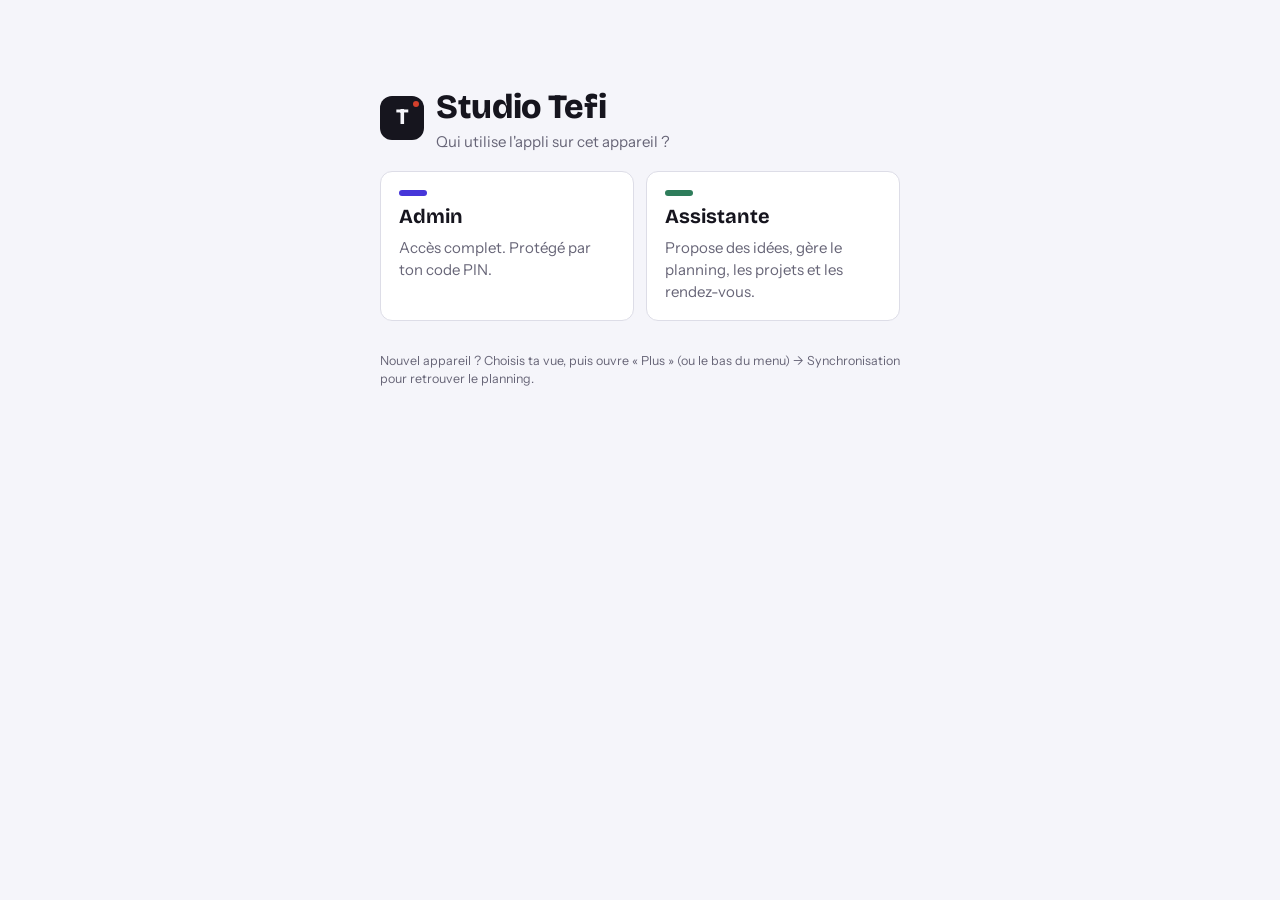
<file: versions/studiotefi-v3.2.html>
<!doctype html>
<!-- Studio Tefi · version 3.2 · 16 octobre 2026 -->
<html lang="fr">
<head>
<meta charset="utf-8">
<meta name="viewport" content="width=device-width,initial-scale=1,viewport-fit=cover">
<meta name="apple-mobile-web-app-capable" content="yes">
<meta name="mobile-web-app-capable" content="yes">
<meta name="apple-mobile-web-app-title" content="Studio Tefi">
<link rel="icon" href="data:image/svg+xml,%3Csvg xmlns='http://www.w3.org/2000/svg' viewBox='0 0 32 32'%3E%3Crect width='32' height='32' rx='8' fill='%2316151E'/%3E%3Ctext x='16' y='23' font-family='Arial' font-weight='700' font-size='19' fill='white' text-anchor='middle'%3ET%3C/text%3E%3Ccircle cx='25' cy='7' r='3' fill='%23E0533D'/%3E%3C/svg%3E">
<link rel="apple-touch-icon" href="data:image/svg+xml,%3Csvg xmlns='http://www.w3.org/2000/svg' viewBox='0 0 32 32'%3E%3Crect width='32' height='32' rx='8' fill='%2316151E'/%3E%3Ctext x='16' y='23' font-family='Arial' font-weight='700' font-size='19' fill='white' text-anchor='middle'%3ET%3C/text%3E%3Ccircle cx='25' cy='7' r='3' fill='%23E0533D'/%3E%3C/svg%3E">
<title>Studio Tefi</title>
<link rel="preconnect" href="https://fonts.googleapis.com">
<link rel="preconnect" href="https://fonts.gstatic.com" crossorigin>
<link rel="stylesheet" href="https://fonts.googleapis.com/css2?family=Bricolage+Grotesque:opsz,wght@12..96,500;12..96,700;12..96,800&family=Instrument+Sans:wght@400;500;600&family=Courier+Prime:wght@400;700&family=JetBrains+Mono:wght@500&display=swap">
<style>
/* Layout: régie de production — barre latérale (bureau) / barre d'onglets (mobile), contenu en panneaux, éditeur en volet latéral */
:root{
  --bg:#F5F5FA; --surface:#FFFFFF; --surface-2:#ECECF3; --line:#DDDDE7; --fg:#16151E; --muted:#676577;
  --accent:#4636D9; --accent-fg:#FFFFFF; --accent-soft:#E7E4FF;
  --late:#D2402C; --ok:#118A6B; --warn:#B98300;
  --shadow:0 1px 2px rgba(22,21,30,.06),0 8px 24px rgba(22,21,30,.06);
  --f-display:"Bricolage Grotesque",ui-sans-serif,system-ui,sans-serif;
  --f-body:"Instrument Sans",ui-sans-serif,system-ui,-apple-system,"Segoe UI",sans-serif;
  --f-script:"Courier Prime","Courier New",Courier,monospace;
  --f-mono:"JetBrains Mono",ui-monospace,SFMono-Regular,Menlo,monospace;
  --r:10px;
}
@media (prefers-color-scheme:dark){:root:not([data-theme="light"]){
  --bg:#0E0E14; --surface:#17161F; --surface-2:#211F2C; --line:#2E2C3B; --fg:#ECEBF4; --muted:#9C9AAE;
  --accent:#9389FF; --accent-fg:#0E0E14; --accent-soft:#25214A;
  --late:#FF6E5A; --ok:#33C79F; --warn:#F0B429; --shadow:0 1px 2px rgba(0,0,0,.4),0 8px 24px rgba(0,0,0,.3); color-scheme:dark}}
:root[data-theme="dark"]{
  --bg:#0E0E14; --surface:#17161F; --surface-2:#211F2C; --line:#2E2C3B; --fg:#ECEBF4; --muted:#9C9AAE;
  --accent:#9389FF; --accent-fg:#0E0E14; --accent-soft:#25214A;
  --late:#FF6E5A; --ok:#33C79F; --warn:#F0B429; --shadow:0 1px 2px rgba(0,0,0,.4),0 8px 24px rgba(0,0,0,.3); color-scheme:dark}

*{box-sizing:border-box}
[hidden]{display:none!important}
html,body{height:100%}
body{margin:0}
body{background:var(--bg);color:var(--fg);font-family:var(--f-body);font-size:15px;line-height:1.45;-webkit-font-smoothing:antialiased}
body.locked{overflow:hidden}
button,input,select,textarea{font:inherit;color:inherit}
button{cursor:pointer}
:focus-visible{outline:2px solid var(--accent);outline-offset:2px}
h1,h2,h3{font-family:var(--f-display);margin:0;text-wrap:balance;letter-spacing:-.01em}
h1{font-size:clamp(26px,4vw,34px);font-weight:800}
h2{font-size:19px;font-weight:700}
h3{font-size:15px;font-weight:700}
.muted{color:var(--muted)}
.mono{font-family:var(--f-mono);font-size:12.5px;font-variant-numeric:tabular-nums}
.label{font-size:11.5px;font-weight:600;letter-spacing:.07em;text-transform:uppercase;color:var(--muted)}
svg{width:20px;height:20px;flex:none}

/* Shell */
.app{display:grid;grid-template-columns:236px minmax(0,1fr);min-height:100%}
.nav{position:sticky;top:env(safe-area-inset-top,0px);height:100vh;display:flex;flex-direction:column;gap:4px;padding:22px 14px;border-right:1px solid var(--line);background:var(--surface)}
.brand{display:flex;align-items:center;gap:10px;padding:2px 10px 18px}
.brand-mark{width:30px;height:30px;border-radius:8px;background:var(--fg);color:var(--bg);display:grid;place-items:center;font-family:var(--f-display);font-weight:800;font-size:15px;position:relative}
.brand-mark::after{content:"";position:absolute;top:5px;right:5px;width:6px;height:6px;border-radius:50%;background:var(--late)}
.brand b{font-family:var(--f-display);font-size:18px;font-weight:800;letter-spacing:-.02em}
.nav-btn{display:flex;align-items:center;gap:12px;padding:10px 12px;border:0;border-radius:9px;background:none;color:var(--muted);font-weight:500;text-align:left}
.nav-btn:hover{background:var(--surface-2);color:var(--fg)}
.nav-btn[aria-current="page"]{background:var(--accent-soft);color:var(--accent);font-weight:600}
.nav-btn .count{margin-left:auto;font-family:var(--f-mono);font-size:11px;background:var(--surface-2);color:var(--muted);padding:1px 7px;border-radius:20px}
.nav-new{margin-top:14px;justify-content:center;background:var(--fg);color:var(--bg);font-weight:600}
.nav-new:hover{background:var(--fg);color:var(--bg);opacity:.9}
.sync{margin-top:auto;padding:10px 12px;font-size:12px;color:var(--muted);display:flex;gap:8px;align-items:flex-start}
.sync i{width:8px;height:8px;border-radius:50%;background:var(--muted);margin-top:5px;flex:none}
.sync.cloud i{background:var(--ok)} .sync.local i{background:var(--warn)}
main{min-width:0;padding-block:28px 60px;padding-left:max(16px,env(safe-area-inset-left,0px));padding-right:max(16px,env(safe-area-inset-right,0px))}
.wrap{max-width:1180px;margin:0 auto;display:flex;flex-direction:column;gap:22px}
@media (min-width:900px){main{padding-left:40px;padding-right:max(40px,env(safe-area-inset-right,0px))}}
.fab{display:none}
.nav-btn .sm{display:none}
@media (max-width:899px){
  .app{grid-template-columns:minmax(0,1fr)}
  .nav{position:fixed;inset:auto 0 0 0;top:auto;height:auto;flex-direction:row;justify-content:space-around;gap:0;padding:6px max(8px,env(safe-area-inset-right,0px)) calc(6px + env(safe-area-inset-bottom,0px)) max(8px,env(safe-area-inset-left,0px));border-right:0;border-top:1px solid var(--line);z-index:30}
  .brand,.sync,.nav-new{display:none}
  .nav-btn{flex-direction:column;gap:3px;font-size:11px;padding:6px 4px;flex:1;align-items:center;text-align:center}
  .nav-btn .count{display:none}
  .nav-btn .lg{display:none}.nav-btn .sm{display:inline}
  .nav-btn[aria-current="page"]{background:none}
  main{padding-block:18px calc(110px + env(safe-area-inset-bottom,0px))}
  .fab{display:grid;place-items:center;position:fixed;right:max(16px,env(safe-area-inset-right,0px));bottom:calc(76px + env(safe-area-inset-bottom,0px));width:54px;height:54px;border-radius:16px;border:0;background:var(--fg);color:var(--bg);box-shadow:var(--shadow);z-index:29}
  .fab svg{width:24px;height:24px}
}

/* Generic UI */
.head{display:flex;flex-wrap:wrap;align-items:flex-end;justify-content:space-between;gap:12px}
.head p{margin:4px 0 0}
.panel{background:var(--surface);border:1px solid var(--line);border-radius:var(--r);padding:18px}
.panel-h{display:flex;align-items:center;justify-content:space-between;gap:10px;margin-bottom:12px}
.btn{display:inline-flex;align-items:center;gap:7px;padding:8px 13px;border-radius:8px;border:1px solid var(--line);background:var(--surface);font-weight:500;font-size:14px;white-space:nowrap}
.btn:hover{border-color:var(--muted)}
.btn svg{width:17px;height:17px}
.btn.primary{background:var(--accent);color:var(--accent-fg);border-color:var(--accent)}
.btn.ghost{border-color:transparent;background:none}
.btn.ghost:hover{background:var(--surface-2)}
.btn.small{padding:5px 10px;font-size:13px}
.btn.danger{color:var(--late)}
.btn.danger[data-armed="1"]{background:var(--late);color:#fff;border-color:var(--late)}
.icon-btn{display:inline-grid;place-items:center;width:34px;height:34px;border-radius:8px;border:1px solid var(--line);background:var(--surface)}
.icon-btn:hover{border-color:var(--muted)}
.seg{display:inline-flex;background:var(--surface-2);border-radius:9px;padding:3px;gap:2px}
.seg button{border:0;background:none;padding:6px 12px;border-radius:7px;font-size:13.5px;font-weight:500;color:var(--muted)}
.seg button[aria-pressed="true"]{background:var(--surface);color:var(--fg);box-shadow:0 1px 2px rgba(0,0,0,.1)}
.field{display:flex;flex-direction:column;gap:5px;min-width:0}
.field>span{font-size:12.5px;font-weight:600;color:var(--muted)}
.inp{width:100%;padding:9px 11px;border:1px solid var(--line);border-radius:8px;background:var(--surface);min-width:0}
.inp:focus{border-color:var(--accent);outline:none;box-shadow:0 0 0 3px var(--accent-soft)}
textarea.inp{resize:vertical;min-height:70px}
select.inp{padding-right:28px}
.filters{display:flex;flex-wrap:wrap;gap:8px;align-items:center}
.filters select{width:auto;max-width:100%;padding:6px 26px 6px 10px;font-size:13.5px;border-radius:20px}
.filters select.on{border-color:var(--accent);background:var(--accent-soft);color:var(--accent);font-weight:600}
.dot{display:inline-block;width:8px;height:8px;border-radius:50%;background:var(--c,var(--muted));flex:none}
.pill{display:inline-flex;align-items:center;gap:6px;padding:2px 9px;border-radius:20px;font-size:12px;font-weight:600;background:color-mix(in srgb,var(--c) 14%,transparent);color:color-mix(in srgb,var(--c) 75%,var(--fg));white-space:nowrap}
.pill.plain{background:var(--surface-2);color:var(--muted)}
.empty{padding:28px 18px;text-align:center;color:var(--muted);border:1.5px dashed var(--line);border-radius:var(--r)}
.empty b{display:block;color:var(--fg);font-family:var(--f-display);font-size:17px;margin-bottom:4px}
.empty .btn{margin-top:12px}
.grid-2{display:grid;grid-template-columns:repeat(2,minmax(0,1fr));gap:18px}
.grid-3{display:grid;grid-template-columns:repeat(3,minmax(0,1fr));gap:12px}
@media (max-width:760px){.grid-2,.grid-3{grid-template-columns:minmax(0,1fr)}}

/* Home */
.stats{display:grid;grid-template-columns:repeat(4,minmax(0,1fr));gap:12px}
@media (max-width:760px){.stats{grid-template-columns:repeat(2,minmax(0,1fr))}}
.stat{background:var(--surface);border:1px solid var(--line);border-radius:var(--r);padding:14px 16px;text-align:left;display:flex;flex-direction:column;gap:2px}
.stat:hover{border-color:var(--muted)}
.stat strong{font-family:var(--f-display);font-size:32px;font-weight:800;line-height:1.1;font-variant-numeric:tabular-nums}
.stat.alert strong{color:var(--late)}
.strip{display:grid;grid-template-columns:repeat(7,minmax(0,1fr));gap:6px}
.strip button{border:1px solid var(--line);background:var(--surface);border-radius:9px;padding:9px 4px 10px;display:flex;flex-direction:column;align-items:center;gap:4px;min-width:0}
.strip button:hover{border-color:var(--muted)}
.strip .d{font-family:var(--f-display);font-size:20px;font-weight:700;line-height:1}
.strip .is-today{background:var(--fg);color:var(--bg);border-color:var(--fg)}
.strip .is-today .label{color:inherit;opacity:.7}
.dots{display:flex;gap:3px;flex-wrap:wrap;justify-content:center;min-height:8px;max-width:100%}
.dots .dot{width:7px;height:7px}
.rows{display:flex;flex-direction:column}
.row{display:flex;align-items:center;gap:12px;padding:10px 4px;border-top:1px solid var(--line);min-width:0}
.row:first-child{border-top:0}
.row-main{flex:1;min-width:0;display:flex;flex-direction:column;gap:3px;background:none;border:0;padding:0;text-align:left}
.row-main b{font-weight:600;overflow:hidden;text-overflow:ellipsis;white-space:nowrap}
.row-meta{display:flex;flex-wrap:wrap;gap:6px;align-items:center;font-size:13px;color:var(--muted)}
.when{width:58px;flex:none;display:flex;flex-direction:column;align-items:flex-start}
.when b{font-family:var(--f-display);font-size:18px;line-height:1}
.when.late b{color:var(--late)}
.pipe{display:flex;height:12px;border-radius:6px;overflow:hidden;background:var(--surface-2);gap:2px}
.pipe i{background:var(--c)}
.legend{display:flex;flex-wrap:wrap;gap:6px 14px;margin-top:10px;font-size:13px}
.legend span{display:inline-flex;align-items:center;gap:6px}
.acc-row{display:grid;grid-template-columns:minmax(0,1fr) auto auto;gap:12px;align-items:center;padding:9px 0;border-top:1px solid var(--line)}
.acc-row:first-child{border-top:0}
.acc-name{display:flex;align-items:center;gap:8px;min-width:0;font-weight:600}
.acc-name span{overflow:hidden;text-overflow:ellipsis;white-space:nowrap}
.kv{display:flex;flex-direction:column;align-items:flex-end;font-size:12px;color:var(--muted)}
.kv b{font-family:var(--f-mono);font-size:14px;color:var(--fg)}
.onboard ol{margin:10px 0 0;padding-left:20px;display:flex;flex-direction:column;gap:6px}

/* Calendar */
.cal-bar{display:flex;flex-wrap:wrap;gap:10px;align-items:center;justify-content:space-between}
.cal-nav{display:flex;align-items:center;gap:6px}
.cal-title{font-family:var(--f-display);font-weight:700;font-size:21px;min-width:0;text-transform:capitalize;margin:0 6px}
.toggle{display:inline-flex;align-items:center;gap:7px;font-size:13.5px;color:var(--muted);cursor:pointer}
.toggle input{accent-color:var(--accent);width:16px;height:16px}
.month{display:grid;grid-template-columns:repeat(7,minmax(0,1fr));border:1px solid var(--line);border-radius:var(--r);overflow:hidden;background:var(--line);gap:1px}
.dow{background:var(--surface-2);padding:7px 8px;font-size:11.5px;font-weight:600;letter-spacing:.06em;text-transform:uppercase;color:var(--muted)}
.day{background:var(--surface);min-height:118px;padding:6px;display:flex;flex-direction:column;gap:3px;min-width:0;cursor:pointer;position:relative}
.day.out{background:var(--bg)}
.day.out .num{opacity:.45}
.day.sel{box-shadow:inset 0 0 0 2px var(--accent)}
.day.drop{background:var(--accent-soft)}
.num{font-family:var(--f-mono);font-size:12px;font-weight:500;width:24px;height:24px;display:grid;place-items:center;border-radius:50%}
.day.today .num{background:var(--late);color:#fff}
.ev{display:flex;align-items:center;gap:5px;width:100%;min-width:0;border:0;border-radius:5px;padding:3px 6px;font-size:12px;text-align:left;background:color-mix(in srgb,var(--c) 15%,var(--surface));color:var(--fg);cursor:pointer;line-height:1.3}
.ev:hover{background:color-mix(in srgb,var(--c) 26%,var(--surface))}
.ev .t{font-family:var(--f-mono);font-size:10.5px;color:var(--muted);flex:none}
.ev .n{overflow:hidden;text-overflow:ellipsis;white-space:nowrap;font-weight:500}
.ev.prod{background:none;border:1px dashed color-mix(in srgb,var(--fg) 25%,transparent);color:var(--muted)}
.ev.done .n{text-decoration:line-through;opacity:.6}
.ev.late{box-shadow:inset 2px 0 0 var(--late)}
.more{font-size:11.5px;color:var(--muted);padding-left:4px}
@media (max-width:640px){
  .day{min-height:64px;padding:4px;gap:2px;align-items:center}
  .day .ev{height:5px;padding:0;border-radius:3px;background:var(--c)}
  .day .ev.prod{border:0;background:color-mix(in srgb,var(--fg) 25%,transparent)}
  .day .ev .t,.day .ev .n{display:none}
  .dow{padding:6px 2px;text-align:center;font-size:10.5px}
}
.week{display:grid;grid-template-columns:repeat(7,minmax(0,1fr));gap:8px}
.wcol{background:var(--surface);border:1px solid var(--line);border-radius:var(--r);padding:8px;min-height:260px;display:flex;flex-direction:column;gap:5px;min-width:0}
.wcol.today{border-color:var(--late)}
.wcol.drop{background:var(--accent-soft)}
.wcol-h{display:flex;justify-content:space-between;align-items:baseline;padding:2px 2px 6px;border-bottom:1px solid var(--line);margin-bottom:3px}
.wcol-h b{font-family:var(--f-display);font-size:20px}
.wcol .ev{flex-direction:column;align-items:flex-start;gap:1px;padding:6px 7px}
.wcol .ev .n{white-space:normal}
@media (max-width:899px){.week{grid-template-columns:minmax(0,1fr)}.wcol{min-height:0}.wcol .ev{flex-direction:row;align-items:center}}
.agenda{display:flex;flex-direction:column;gap:16px}
.agenda-day{display:grid;grid-template-columns:92px minmax(0,1fr);gap:14px}
@media (max-width:560px){.agenda-day{grid-template-columns:minmax(0,1fr);gap:6px}}
.agenda-date{padding-top:10px}
.agenda-date b{font-family:var(--f-display);font-size:22px;display:block;line-height:1}
.daypanel .row{padding:11px 2px}
.tag-kind{font-size:11px;font-weight:600;letter-spacing:.05em;text-transform:uppercase}

/* Board */
.board{display:grid;grid-auto-flow:column;grid-auto-columns:minmax(250px,1fr);gap:12px;overflow-x:auto;padding-bottom:8px;scroll-snap-type:x proximity}
.col{background:var(--surface-2);border-radius:var(--r);padding:10px;display:flex;flex-direction:column;gap:8px;min-height:200px;scroll-snap-align:start;min-width:0}
.col.drop{outline:2px dashed var(--accent);outline-offset:-2px}
.col-h{display:flex;align-items:center;gap:8px;padding:2px 4px 4px;font-weight:600}
.col-h .mono{margin-left:auto;color:var(--muted)}
.card{background:var(--surface);border:1px solid var(--line);border-radius:9px;padding:11px 12px;display:flex;flex-direction:column;gap:8px;cursor:pointer;min-width:0}
.card:hover{border-color:var(--muted)}
.card-t{font-weight:600;line-height:1.3;overflow-wrap:anywhere}
.card-f{display:flex;flex-wrap:wrap;gap:5px;align-items:center}
.card-b{display:flex;justify-content:space-between;align-items:center;gap:8px}
.chip-acc{display:inline-flex;align-items:center;gap:5px;font-size:12px;color:var(--muted);background:var(--surface-2);border-radius:5px;padding:2px 7px;max-width:100%;overflow:hidden;white-space:nowrap;text-overflow:ellipsis}
.chip-acc.late{color:var(--late)}
.table-wrap{overflow-x:auto;border:1px solid var(--line);border-radius:var(--r);background:var(--surface)}
table{width:100%;border-collapse:collapse;font-size:14px;min-width:640px}
th{text-align:left;font-size:11.5px;letter-spacing:.06em;text-transform:uppercase;color:var(--muted);font-weight:600;padding:10px 12px;border-bottom:1px solid var(--line);background:var(--surface-2)}
td{padding:10px 12px;border-bottom:1px solid var(--line);vertical-align:middle}
tr:last-child td{border-bottom:0}
tbody tr{cursor:pointer}
tbody tr:hover td{background:var(--surface-2)}
.search{position:relative;flex:1;min-width:180px;max-width:340px}
.search svg{position:absolute;left:10px;top:50%;transform:translateY(-50%);color:var(--muted);width:17px;height:17px}
.search .inp{padding-left:34px}

/* Ideas */
.quick{display:flex;gap:8px;flex-wrap:wrap}
.quick .inp:first-child{flex:1;min-width:200px}
.quick select{width:auto}
.ideas{display:grid;grid-template-columns:repeat(auto-fill,minmax(260px,1fr));gap:12px}
.idea{background:var(--surface);border:1px solid var(--line);border-radius:var(--r);padding:14px;display:flex;flex-direction:column;gap:10px;min-width:0}
.idea p{margin:0;color:var(--muted);font-size:14px;overflow-wrap:anywhere;display:-webkit-box;-webkit-line-clamp:3;-webkit-box-orient:vertical;overflow:hidden}
.idea .card-b{margin-top:auto}

/* Settings */
.set-list{display:flex;flex-direction:column;gap:8px}
.set-item{display:flex;align-items:center;gap:8px;min-width:0}
.set-item .inp{flex:1}
.swatch{width:34px;height:34px;padding:2px;border:1px solid var(--line);border-radius:8px;background:var(--surface);flex:none;cursor:pointer}
.plat-group{display:flex;flex-direction:column;gap:6px;padding:10px 0;border-top:1px solid var(--line)}
.plat-group:first-child{border-top:0;padding-top:0}
.add-form{display:flex;gap:8px;flex-wrap:wrap;margin-top:12px}
.add-form .inp{flex:1;min-width:140px}
.add-form select.inp{flex:0 1 auto;width:auto}

/* Editor sheet */
.sheet{position:fixed;inset:0;z-index:50;display:flex;justify-content:flex-end;background:color-mix(in srgb,#000 38%,transparent)}
.sheet-panel{width:min(780px,100%);height:100%;background:var(--bg);display:flex;flex-direction:column;box-shadow:var(--shadow);animation:slide .22s ease-out}
@keyframes slide{from{transform:translateX(30px);opacity:.4}to{transform:none;opacity:1}}
@media (prefers-reduced-motion:reduce){.sheet-panel{animation:none}}
.sheet-top{display:flex;align-items:center;gap:10px;padding:calc(10px + env(safe-area-inset-top,0px)) max(16px,env(safe-area-inset-right,0px)) 10px max(16px,env(safe-area-inset-left,0px));border-bottom:1px solid var(--line);background:var(--surface)}
.saved{font-size:12.5px;color:var(--muted);margin-right:auto;display:flex;align-items:center;gap:6px}
.saved i{width:7px;height:7px;border-radius:50%;background:var(--ok)}
.saved.pending i{background:var(--warn)}
.sheet-body{flex:1;overflow-y:auto;padding:22px max(16px,env(safe-area-inset-right,0px)) calc(40px + env(safe-area-inset-bottom,0px)) max(16px,env(safe-area-inset-left,0px));display:flex;flex-direction:column;gap:22px}
@media (min-width:700px){.sheet-body{padding-left:32px;padding-right:32px}}
.title-inp{font-family:var(--f-display);font-size:clamp(24px,4vw,30px);font-weight:800;border:0;background:none;padding:2px 0;width:100%;letter-spacing:-.015em}
.title-inp:focus{outline:none}
.title-inp::placeholder{color:var(--muted);opacity:.6}
.ed-sec{display:flex;flex-direction:column;gap:12px}
.ed-sec-h{display:flex;align-items:center;justify-content:space-between;gap:10px;padding-bottom:6px;border-bottom:1px solid var(--line)}
.status-pick{display:flex;flex-wrap:wrap;gap:6px}
.status-pick button{display:inline-flex;align-items:center;gap:6px;border:1px solid var(--line);background:var(--surface);border-radius:20px;padding:6px 12px;font-size:13.5px;font-weight:500}
.status-pick button[aria-pressed="true"]{background:var(--c);border-color:var(--c);color:#fff}
.status-pick button[aria-pressed="true"] .dot{background:#fff}
.pub{display:grid;grid-template-columns:minmax(0,2.2fr) minmax(0,1fr) 104px auto auto;grid-template-areas:'acc date time done x';gap:8px;align-items:center;background:var(--surface);border:1px solid var(--line);border-radius:9px;padding:8px}
.pub.isdone{opacity:.7}
.pub-done{display:inline-flex;align-items:center;gap:6px;font-size:13px;color:var(--muted);white-space:nowrap;cursor:pointer}
.pub-done input{accent-color:var(--ok);width:17px;height:17px}
.pub-acc{grid-area:acc;min-width:0}.pub>[data-pf=date]{grid-area:date}.pub>[data-pf=time]{grid-area:time}.pub-done{grid-area:done}.pub>.icon-btn{grid-area:x}
@media (max-width:620px){.pub{grid-template-columns:minmax(0,1fr) minmax(0,1fr) auto;grid-template-areas:'acc acc x' 'date time done'}}
.f-grid{display:grid;grid-template-columns:repeat(3,minmax(0,1fr));gap:12px}
@media (max-width:620px){.f-grid{grid-template-columns:repeat(2,minmax(0,1fr))}}
.f-grid .wide{grid-column:1 / -1}
.scene{background:var(--surface);border:1px solid var(--line);border-radius:9px;overflow:hidden}
.scene-h{display:flex;align-items:center;gap:6px;padding:6px 6px 6px 12px;border-bottom:1px solid var(--line);background:var(--surface-2)}
.scene-h input{flex:1;border:0;background:none;font-family:var(--f-script);font-weight:700;text-transform:uppercase;font-size:14px;padding:4px 0;min-width:0}
.scene-h input:focus{outline:none}
.scene textarea{display:block;width:100%;border:0;background:var(--surface);font-family:var(--f-script);font-size:15px;line-height:1.6;padding:14px 16px;min-height:150px;resize:vertical}
.scene textarea:focus{outline:none;box-shadow:inset 0 0 0 2px var(--accent-soft)}
.hint{font-size:12.5px;color:var(--muted)}
.ed-foot{display:flex;flex-wrap:wrap;gap:8px;padding-top:14px;border-top:1px solid var(--line)}
.toast{position:fixed;left:50%;bottom:calc(90px + env(safe-area-inset-bottom,0px));transform:translateX(-50%);background:var(--fg);color:var(--bg);padding:10px 16px;border-radius:9px;font-size:14px;z-index:80;max-width:calc(100% - 32px);box-shadow:var(--shadow)}
@media (min-width:900px){.toast{bottom:28px}}
.loading{padding:60px 0;text-align:center;color:var(--muted)}
/* v2 */
.stats{grid-template-columns:repeat(5,minmax(0,1fr))}
@media (max-width:760px){.stats{grid-template-columns:repeat(2,minmax(0,1fr))}.stats .stat:first-child{grid-column:1 / -1}}
.stat[aria-pressed="true"]{border-color:var(--fg);box-shadow:inset 0 0 0 1px var(--fg)}
.strip button[aria-pressed="true"]{border-color:var(--accent);box-shadow:inset 0 0 0 1px var(--accent)}
.strip .is-today[aria-pressed="true"]{box-shadow:0 0 0 2px var(--accent)}
.netbar{display:flex;flex-wrap:wrap;gap:8px;align-items:center}
.acc-chip{display:inline-flex;align-items:center;gap:7px;padding:5px 10px 5px 9px;border:1px solid var(--line);border-radius:20px;background:var(--surface);font-size:13.5px;font-weight:500;max-width:100%}
.acc-chip span.h{overflow:hidden;text-overflow:ellipsis;white-space:nowrap}
.nat{font-size:10px;font-weight:700;letter-spacing:.07em;text-transform:uppercase;padding:1px 6px;border-radius:4px;background:var(--surface-2);color:var(--muted);white-space:nowrap}
.nat.pro{background:var(--fg);color:var(--bg)}
.nat.unset{background:none;border:1px dashed var(--muted)}
.quick-acc{display:flex;flex-wrap:wrap;gap:8px;margin-top:12px}
.quick-acc .inp{width:auto;flex:0 1 auto}
.quick-acc input.inp{flex:1 1 160px}
.row-acts{display:flex;gap:4px;flex:none;align-items:center}
.icon-btn.sm{width:32px;height:32px}
.icon-btn.sm svg{width:16px;height:16px}
.icon-btn.danger{color:var(--late)}
.icon-btn[data-armed="1"]{width:auto;padding:0 10px;background:var(--late);color:#fff;border-color:var(--late);font-size:12.5px;font-weight:600}
.peek{position:fixed;inset:0;z-index:60;display:flex;align-items:center;justify-content:center;background:color-mix(in srgb,#000 42%,transparent);padding:16px}
.peek-panel{width:min(620px,100%);max-height:100%;overflow-y:auto;background:var(--bg);border-radius:14px;box-shadow:var(--shadow);display:flex;flex-direction:column;animation:pop .18s ease-out}
@keyframes pop{from{transform:translateY(12px);opacity:.5}to{transform:none;opacity:1}}
@media (prefers-reduced-motion:reduce){.peek-panel{animation:none}}
@media (max-width:640px){.peek{align-items:flex-end;padding:0}.peek-panel{border-radius:16px 16px 0 0;max-height:92%}}
.peek-h{display:flex;gap:12px;align-items:flex-start;padding:16px 18px 14px;border-bottom:1px solid var(--line);background:var(--surface);position:sticky;top:0;z-index:2}
.peek-h h2{font-size:22px;font-weight:800;overflow-wrap:anywhere}
.peek-b{padding:16px 18px;display:flex;flex-direction:column;gap:18px}
.peek-f{display:flex;flex-wrap:wrap;gap:8px;padding:12px 18px calc(12px + env(safe-area-inset-bottom,0px));border-top:1px solid var(--line);background:var(--surface);position:sticky;bottom:0}
.peek-f .btn.primary{margin-right:auto}
.ppub{display:grid;grid-template-columns:minmax(0,1fr) 140px 92px auto auto;grid-template-areas:'acc date time done x';gap:8px;align-items:center;background:var(--surface);border:1px solid var(--line);border-radius:9px;padding:8px 8px 8px 12px}
.ppub .acc{grid-area:acc;display:flex;align-items:center;gap:7px;min-width:0;font-weight:600;font-size:14px}
.ppub .acc span.h{overflow:hidden;text-overflow:ellipsis;white-space:nowrap}
.ppub>[data-ppf=date]{grid-area:date}.ppub>[data-ppf=time]{grid-area:time}.ppub .pub-done{grid-area:done}.ppub>.icon-btn{grid-area:x;justify-self:end}
.ppub.late{border-color:var(--late)}
@media (max-width:560px){.ppub{grid-template-columns:minmax(0,1fr) minmax(0,1fr) auto;grid-template-areas:'acc acc x' 'date time done'}}
.kvs{display:grid;grid-template-columns:repeat(auto-fill,minmax(150px,1fr));gap:10px 16px}
.kvs div{display:flex;flex-direction:column;gap:1px;min-width:0}
.kvs b{font-weight:500;overflow-wrap:anywhere}
.script-ex{font-family:var(--f-script);white-space:pre-wrap;background:var(--surface);border:1px solid var(--line);border-radius:9px;padding:12px 14px;font-size:14px;line-height:1.55;max-height:200px;overflow:auto;margin:0;overflow-wrap:anywhere}
.theme-pick{display:flex;flex-wrap:wrap;gap:6px}
.theme-pick button{border:1px solid var(--line);background:var(--surface);border-radius:20px;padding:5px 11px;font-size:13px;font-weight:500;color:var(--muted)}
.theme-pick button[aria-pressed="true"]{background:var(--accent-soft);border-color:var(--accent);color:var(--accent);font-weight:600}
.hist{display:flex;flex-direction:column}
.hist-row{display:grid;grid-template-columns:auto minmax(0,1fr) auto;gap:12px;align-items:center;padding:10px 0;border-top:1px solid var(--line)}
.hist-row:first-child{border-top:0}
.hist-ic{width:30px;height:30px;border-radius:8px;display:grid;place-items:center;background:var(--surface-2);color:var(--muted);font-size:15px;font-weight:700}
.hist-ic.create{color:var(--ok)}.hist-ic.delete{color:var(--late)}.hist-ic.restore{color:var(--accent)}
.hist-row b{font-weight:600;overflow-wrap:anywhere}
.ver{padding:12px 0;border-top:1px solid var(--line)}
.ver:first-child{border-top:0;padding-top:0}
.ver ul{margin:6px 0 0;padding-left:18px;display:flex;flex-direction:column;gap:3px;font-size:14px}
.toast{display:flex;align-items:center;gap:14px}
.toast[hidden]{display:none}
.toast button{background:none;border:0;color:inherit;font-weight:700;text-decoration:underline;padding:0}
.plat-card{display:flex;flex-direction:column;gap:10px}
.plat-card .set-item h3{font-size:17px}
.acc-line{display:grid;grid-template-columns:minmax(0,1fr) auto auto auto auto;gap:8px;align-items:center}
@media (max-width:560px){.acc-line{grid-template-columns:minmax(0,1fr) auto;}.acc-line .used{display:none}}
.seg.sm button{padding:5px 10px;font-size:12.5px}
.sync-box{display:flex;flex-direction:column;gap:10px}
.code{font-family:var(--f-mono);font-size:12.5px;background:var(--surface-2);padding:2px 6px;border-radius:5px;overflow-wrap:anywhere}
@media (max-width:899px){.nav-btn{font-size:10.5px;padding:6px 2px}}
.shoot{display:grid;grid-template-columns:minmax(0,1fr) minmax(0,1fr) minmax(0,1.3fr) auto;grid-template-areas:'start end loc x' 'note note note note' 'sum sum sum sum';gap:8px 10px;background:var(--surface);border:1px solid var(--line);border-radius:9px;padding:10px 12px;align-items:end}
.sh-start{grid-area:start}.sh-end{grid-area:end}.sh-loc{grid-area:loc}.sh-x{grid-area:x}.sh-note{grid-area:note}.sh-sum{grid-area:sum;font-weight:600;color:var(--fg)}
@media (max-width:620px){.shoot{grid-template-columns:minmax(0,1fr) minmax(0,1fr);grid-template-areas:'start end' 'loc loc' 'note note' 'sum x'}.sh-x{justify-self:end}}
.chan{display:flex;flex-direction:column;gap:12px}
.chan-h{display:flex;align-items:baseline;gap:10px;padding-top:6px}
.pub-acc{display:flex;gap:8px}
.pub-acc select:first-child{flex:0 0 40%;min-width:0}
.pub-acc select:last-child{flex:1;min-width:0}
.nav-mob{display:none}
@media (max-width:899px){.nav-desk{display:none!important}.nav-mob{display:flex}}
body[data-role="assistant"] .admin-only{display:none!important}
.nav-role{margin-top:6px;font-size:13px}
.nav-role b{color:var(--accent)}
body[data-role="assistant"]{--accent:#2E7D5B;--accent-fg:#FFFFFF;--accent-soft:#DAEFE3;--bg:#F1F6F2;--surface-2:#E5EEE8;--line:#D3E0D8}
@media (prefers-color-scheme:dark){:root:not([data-theme="light"]) body[data-role="assistant"]{--accent:#5FCB9C;--accent-fg:#0B1410;--accent-soft:#163428;--bg:#0B120F;--surface:#131C18;--surface-2:#1A2620;--line:#283832}}
:root[data-theme="dark"] body[data-role="assistant"]{--accent:#5FCB9C;--accent-fg:#0B1410;--accent-soft:#163428;--bg:#0B120F;--surface:#131C18;--surface-2:#1A2620;--line:#283832}
body[data-role="assistant"] .brand-mark,body[data-role="assistant"] .nav-new,body[data-role="assistant"] .fab{background:var(--accent);color:var(--accent-fg)}
body[data-role="assistant"] .strip .is-today{background:var(--accent);border-color:var(--accent);color:var(--accent-fg)}
.rolebar{display:flex;align-items:center;justify-content:space-between;gap:10px;background:var(--accent);color:var(--accent-fg);border-radius:10px;padding:9px 14px;font-weight:600;font-size:14px;max-width:1180px;margin:0 auto 18px}
.rolebar button{background:color-mix(in srgb,var(--accent-fg) 18%,transparent);border:0;color:inherit;border-radius:7px;padding:5px 10px;font-weight:600;font-size:13px}
body.gated .nav,body.gated .fab{display:none}
body.gated .app{grid-template-columns:minmax(0,1fr)}
.gate{max-width:520px;margin:6vh auto 0;display:flex;flex-direction:column;gap:18px}
.gate-brand{display:flex;align-items:center;gap:12px}
.gate-brand .brand-mark{width:44px;height:44px;font-size:22px;border-radius:12px}
.gate-choices{display:grid;grid-template-columns:1fr 1fr;gap:12px}
@media (max-width:480px){.gate-choices{grid-template-columns:1fr}}
.gate-choice{display:flex;flex-direction:column;gap:6px;text-align:left;padding:18px;border-radius:12px;border:1px solid var(--line);background:var(--surface)}
.gate-choice:hover{border-color:var(--muted)}
.gate-choice b{font-family:var(--f-display);font-size:20px}
.gate-choice i{width:28px;height:6px;border-radius:3px;background:var(--c)}
.pin{font-family:var(--f-mono);font-size:22px;letter-spacing:.4em;text-align:center}
.more-list{display:flex;flex-direction:column;gap:8px}
.more-list .btn{justify-content:flex-start;padding:14px 16px;font-size:15px}
.idea-cols{display:grid;grid-template-columns:repeat(auto-fill,minmax(280px,1fr));gap:12px}
.idea .by{font-size:12.5px;color:var(--muted)}
.idea.proposee{border-color:var(--accent);box-shadow:inset 0 0 0 1px var(--accent)}
.review{border-radius:8px;padding:8px 10px;font-size:13.5px;background:var(--surface-2)}
.review.atravailler{background:color-mix(in srgb,var(--warn) 14%,var(--surface))}
.review.refusee{background:color-mix(in srgb,var(--late) 12%,var(--surface))}
.review b{display:block;font-size:11.5px;letter-spacing:.06em;text-transform:uppercase;margin-bottom:2px}
.links{display:flex;flex-wrap:wrap;gap:6px}
.link-chip{display:inline-flex;align-items:center;gap:5px;padding:3px 9px;border-radius:6px;background:var(--surface-2);color:var(--fg);font-size:12.5px;font-weight:600;text-decoration:none;max-width:100%;overflow:hidden;text-overflow:ellipsis;white-space:nowrap}
.link-chip:hover{background:var(--accent-soft);color:var(--accent)}
.sec-title{display:flex;align-items:baseline;gap:10px}
details.fold summary{cursor:pointer;font-family:var(--f-display);font-weight:700;font-size:17px;padding:4px 0}
.chip-pick{display:flex;flex-wrap:wrap;gap:6px}
.chip-pick button{display:inline-flex;align-items:center;gap:6px;border:1px solid var(--line);background:var(--surface);border-radius:20px;padding:5px 11px;font-size:13px;color:var(--muted)}
.chip-pick button[aria-pressed="true"]{background:var(--accent-soft);border-color:var(--accent);color:var(--accent);font-weight:600}
.link-line{display:flex;gap:8px;align-items:center}
.link-line .inp{flex:1}
.rdv-row .when b{font-size:15px}
.rdv-time{font-family:var(--f-mono);font-size:12.5px}
.ev.rdv{background:color-mix(in srgb,var(--c) 22%,var(--surface));font-weight:600}
.comp-card{display:flex;flex-direction:column;gap:10px}
.kind-seg button[aria-pressed="true"]{color:var(--fg)}
.seg{flex-wrap:wrap}
.doc-lines{display:flex;flex-direction:column;gap:8px}
.dl{display:grid;grid-template-columns:minmax(0,1fr) 72px 118px 130px 120px auto;gap:8px;align-items:start}
.dl textarea{min-height:40px;resize:vertical}
.dl-h{font-size:11.5px;font-weight:600;letter-spacing:.06em;text-transform:uppercase;color:var(--muted);align-items:end}
.dl-tot{text-align:right;padding-top:11px;font-weight:600}
@media (max-width:700px){.dl{grid-template-columns:minmax(0,1fr) minmax(0,1fr) auto;background:var(--surface);border:1px solid var(--line);border-radius:9px;padding:8px}
  .dl textarea{grid-column:1 / -1}.dl-h{display:none}.dl-tot{grid-column:1 / 3;text-align:left;padding-top:0}.dl>.icon-btn{grid-column:3;grid-row:4;justify-self:end}}
.totals{display:flex;flex-direction:column;gap:6px;max-width:420px;margin-left:auto;width:100%}
.totals>div{display:flex;justify-content:space-between;gap:12px;font-variant-numeric:tabular-nums}
.totals>div b{font-family:var(--f-mono);font-size:14px}
.totals .grand{background:var(--accent);color:var(--accent-fg);border-radius:8px;padding:9px 12px;font-weight:700}
.totals .grand b{font-size:16px}
.perm-group{display:flex;flex-direction:column;gap:2px;padding:8px 0;border-top:1px solid var(--line)}
.perm-group:first-of-type{border-top:0}
.perm{display:flex;align-items:center;justify-content:space-between;gap:12px;padding:7px 2px;cursor:pointer}
.switch{appearance:none;-webkit-appearance:none;width:40px;height:23px;border-radius:12px;background:var(--line);position:relative;flex:none;cursor:pointer;transition:background .15s}
.switch::after{content:"";position:absolute;top:3px;left:3px;width:17px;height:17px;border-radius:50%;background:#fff;box-shadow:0 1px 2px rgba(0,0,0,.25);transition:transform .15s}
.switch:checked{background:var(--ok)}
.switch:checked::after{transform:translateX(17px)}
@media (prefers-reduced-motion:reduce){.switch,.switch::after{transition:none}}
</style>


</head>
<body>
<div class="app">
  <nav class="nav" id="nav" aria-label="Navigation">
    <div class="brand"><div class="brand-mark">T</div><b>Studio Tefi</b></div>
    <button class="nav-btn" data-nav="home"><svg viewBox="0 0 24 24" fill="none" stroke="currentColor" stroke-width="1.8" stroke-linecap="round" stroke-linejoin="round"><path d="M3 11l9-7 9 7v9a1 1 0 0 1-1 1h-5v-6h-6v6H4a1 1 0 0 1-1-1z"/></svg>Résumé</button>
    <button class="nav-btn" data-nav="calendar"><svg viewBox="0 0 24 24" fill="none" stroke="currentColor" stroke-width="1.8" stroke-linecap="round" stroke-linejoin="round"><rect x="3" y="5" width="18" height="16" rx="2"/><path d="M3 10h18M8 3v4M16 3v4"/></svg>Calendrier</button>
    <button class="nav-btn" data-nav="contents"><svg viewBox="0 0 24 24" fill="none" stroke="currentColor" stroke-width="1.8" stroke-linecap="round" stroke-linejoin="round"><rect x="3" y="4" width="5" height="16" rx="1"/><rect x="10" y="4" width="5" height="11" rx="1"/><rect x="17" y="4" width="4" height="7" rx="1"/></svg>Contenus<span class="count" id="cnt-contents"></span></button>
    <button class="nav-btn" data-nav="ideas"><svg viewBox="0 0 24 24" fill="none" stroke="currentColor" stroke-width="1.8" stroke-linecap="round" stroke-linejoin="round"><path d="M9 18h6M10 21h4M12 3a6 6 0 0 0-3.5 10.9c.6.5 1 1.2 1 2.1h5c0-.9.4-1.6 1-2.1A6 6 0 0 0 12 3z"/></svg>Idées<span class="count" id="cnt-ideas"></span></button>
    <button class="nav-btn" data-nav="business"><svg viewBox="0 0 24 24" fill="none" stroke="currentColor" stroke-width="1.8" stroke-linecap="round" stroke-linejoin="round"><rect x="3" y="7" width="18" height="13" rx="2"/><path d="M9 7V5a2 2 0 0 1 2-2h2a2 2 0 0 1 2 2v2M3 13h18"/></svg>Business<span class="count" id="cnt-biz"></span></button>
    <button class="nav-btn nav-desk" data-nav="networks"><svg viewBox="0 0 24 24" fill="none" stroke="currentColor" stroke-width="1.8" stroke-linecap="round" stroke-linejoin="round"><circle cx="12" cy="12" r="4"/><path d="M16 8v5a3 3 0 0 0 6 0v-1a10 10 0 1 0-4 8"/></svg>Réseaux<span class="count" id="cnt-acc"></span></button>
    <button class="nav-btn nav-desk admin-only" data-nav="settings"><svg viewBox="0 0 24 24" fill="none" stroke="currentColor" stroke-width="1.8" stroke-linecap="round" stroke-linejoin="round"><path d="M4 6h10M18 6h2M4 12h4M12 12h8M4 18h12"/><circle cx="16" cy="6" r="2"/><circle cx="10" cy="12" r="2"/><circle cx="18" cy="18" r="2"/></svg>Réglages</button>
    <button class="nav-btn nav-mob" data-nav="more"><svg viewBox="0 0 24 24" fill="none" stroke="currentColor" stroke-width="1.8" stroke-linecap="round" stroke-linejoin="round"><circle cx="5" cy="12" r="1.3"/><circle cx="12" cy="12" r="1.3"/><circle cx="19" cy="12" r="1.3"/></svg>Plus</button>
    <button class="nav-btn nav-new need-projEdit" data-act="new"><svg viewBox="0 0 24 24" fill="none" stroke="currentColor" stroke-width="2" stroke-linecap="round"><path d="M12 5v14M5 12h14"/></svg>Nouveau contenu</button>
    <button class="nav-btn nav-desk nav-role" data-act="switch-role" id="role-btn"></button>
    <div class="sync" id="sync"><i></i><span>Connexion…</span></div>
  </nav>
  <main id="main"><div class="loading">Chargement de ton planning…</div></main>
</div>
<button class="fab need-projEdit" data-act="new" aria-label="Nouveau contenu"><svg viewBox="0 0 24 24" fill="none" stroke="currentColor" stroke-width="2" stroke-linecap="round"><path d="M12 5v14M5 12h14"/></svg></button>
<div class="peek" id="idea" hidden><div class="peek-panel" id="idea-panel" role="dialog" aria-modal="true" aria-label="Idée"></div></div>
<div class="peek" id="rdvm" hidden><div class="peek-panel" id="rdv-panel" role="dialog" aria-modal="true" aria-label="Rendez-vous"></div></div>
<div class="sheet" id="docsheet" hidden><div class="sheet-panel" id="doc-panel" role="dialog" aria-modal="true" aria-label="Devis ou facture"></div></div>
<div class="peek" id="peek" hidden><div class="peek-panel" id="peek-panel" role="dialog" aria-modal="true" aria-label="Aperçu du contenu"></div></div>
<div class="sheet" id="sheet" hidden><div class="sheet-panel" id="sheet-panel" role="dialog" aria-modal="true" aria-label="Éditer le contenu"></div></div>
<div class="toast" id="toast" hidden></div>
<input type="file" id="import-file" accept="application/json,.json" hidden>

<script>
(function(){
"use strict";
/* ================= Constantes ================= */
const APP_VERSION='3.2';
const VERSIONS=[
  {v:'3.2',date:'2026-10-16',items:[
    "« Boîtes » devient « Clients », avec une fiche complète : contact, téléphone, e-mail, NIF, STAT, RCS, adresse, pays",
    "Autorisations de l'assistante : interrupteurs dans Réglages pour chaque fonction",
    "L'assistante peut faire devis, factures et PDF, voit l'argent à réclamer (sans le chiffre d'affaires) et « Les entreprises » en lecture seule",
    "Ses changements de statut (payée, annulée, accepté, refusé) attendent ta validation dans « À valider »"
  ]},
  {v:'3.1',date:'2026-10-16',items:[
    "Facturation dans Business : profils de tes entreprises (nom, téléphone, mail, NIF, STAT, RCS, adresse, pays, logo, coordonnées de paiement)",
    'Devis et factures : prestations, quantités, remise, TVA, devise (Ariary, euro, dollar), numérotation automatique, montant en toutes lettres',
    'Export PDF des devis et factures, transformation d\'un devis en facture, suivi « payée / en retard »',
    'Catalogue de prestations, infos de facturation des boîtes clientes, revenus par client',
    'Un projet peut être relié à une boîte (client)'
  ]},
  {v:'3.0',date:'2026-10-16',items:[
    'Deux vues : Admin (protégée par code PIN) et Assistante, avec sa propre couleur',
    "Circuit des idées : l'assistante propose (comptes visés, liens de référence), l'admin valide, renvoie « à retravailler » ou refuse avec un commentaire",
    'Les idées validées passent en écriture en un clic, avec leurs comptes déjà ajoutés',
    'Onglet Business : rendez-vous pro ou perso, boîtes avec leurs couleurs, et rendez-vous affichés dans le calendrier',
    'Liens vers tes comptes et bouton « Préparer la publication » (copie la légende et ouvre Meta Business Suite, TikTok Studio…)',
    "L'historique indique qui a fait chaque modification"
  ]},
  {v:'2.2',date:'2026-10-16',items:[
    "Chaque diffusion se choisit en deux temps : d'abord la distribution (réseaux, TV, cinéma…), puis le compte, la chaîne ou la salle",
    "Une diffusion peut rester « à préciser » (ex. Cinéma, salle pas encore choisie)",
    "Ajout de compte : choix de la distribution avant la plateforme",
    "Synchro GitHub : récupération automatique toutes les minutes quand l'appli est ouverte"
  ]},
  {v:'2.1',date:'2026-10-16',items:[
    "Plusieurs tournages par contenu, chacun d'un jour ou sur plusieurs jours (du… au…), avec son lieu et une note",
    'Nouvelle étape « En production » entre Écriture et Tournage',
    'Types de distribution : réseaux sociaux, TV, cinéma, streaming, festival — et indication « Uniquement réseaux » sur chaque contenu'
  ]},
  {v:'2.0',date:'2026-10-16',items:[
    "Onglet Réseaux : plateformes et comptes au même endroit, et ajout rapide d'un compte dès l'accueil",
    'Nature du compte : perso ou pro (filtrable partout)',
    'Thématiques de contenu (sport, lifestyle, cinématique…) en plus du format',
    "Résumé cliquable : chaque élément s'ouvre en aperçu pour changer la date, marquer publié, modifier ou supprimer",
    'Historique des modifications avec restauration et bouton Annuler après une suppression',
    'Synchronisation GitHub pour la version hébergée sur GitHub Pages'
  ]},
  {v:'1.0',date:'2026-10-16',items:[
    'Contenus typés, diffusion sur plusieurs comptes, script en scènes',
    'Calendrier mois, semaine et liste avec glisser-déposer',
    'Tableau de production, banque d\'idées, export et import'
  ]}
];
const STATUSES=[
  {id:'idee',label:'Idée',c:'#8A8FA3'},{id:'ecriture',label:'Écriture',c:'#5B6CFF'},{id:'production',label:'En production',c:'#9B4DCA'},
  {id:'tournage',label:'Tournage',c:'#E0533D'},{id:'montage',label:'Montage',c:'#C98C00'},
  {id:'pret',label:'Prêt',c:'#14A37F'},{id:'publie',label:'Publié',c:'#5D6472'}
];
const NATURES=[{id:'perso',label:'Perso'},{id:'pro',label:'Pro'}];
const DEFAULT_SETTINGS={
  types:[
    {id:'skit',label:'Skit',color:'#E4572E'},{id:'court',label:'Court métrage',color:'#7B2CBF'},
    {id:'concept',label:'Concept',color:'#0F7B6C'},{id:'podcast',label:'Podcast',color:'#B5651D'},
    {id:'vlog',label:'Vlog',color:'#2E86AB'},{id:'tuto',label:'Tutoriel',color:'#3A7D44'},
    {id:'interview',label:'Interview',color:'#9C3D54'},{id:'coulisses',label:'Coulisses',color:'#6C757D'},
    {id:'trend',label:'Trend / Challenge',color:'#D81E5B'},{id:'live',label:'Live',color:'#C1121F'},
    {id:'carrousel',label:'Carrousel photo',color:'#5465FF'},{id:'story',label:'Story',color:'#E08E0B'},
    {id:'reel',label:'Reel',color:'#8338EC'},{id:'promo',label:'Annonce / Promo',color:'#2B9348'}
  ],
  themes:[
    {id:'sport',label:'Sport'},{id:'lifestyle',label:'Lifestyle'},{id:'cinematique',label:'Cinématique'},
    {id:'humour',label:'Humour'},{id:'food',label:'Food'},{id:'voyage',label:'Voyage'},
    {id:'mode',label:'Mode / Beauté'},{id:'musique',label:'Musique'},{id:'tech',label:'Tech'},
    {id:'education',label:'Éducation'},{id:'business',label:'Business'},{id:'culture',label:'Culture malgache'},
    {id:'famille',label:'Famille'},{id:'motivation',label:'Motivation'}
  ],
  platforms:[
    {id:'facebook',label:'Facebook',color:'#1877F2',channel:'social'},
    {id:'tiktok',label:'TikTok',color:'#00A3A3',channel:'social'},
    {id:'instagram',label:'Instagram',color:'#D62976',channel:'social'}
  ],
  companies:[],
  persoColor:'#E08E0B',
  channels:[
    {id:'social',label:'Réseaux sociaux'},{id:'tv',label:'TV'},{id:'cinema',label:'Cinéma'},
    {id:'streaming',label:'Streaming / VOD'},{id:'festival',label:'Festival'}
  ]
};
const MONTHS=['janvier','février','mars','avril','mai','juin','juillet','août','septembre','octobre','novembre','décembre'];
const MSHORT=['janv.','févr.','mars','avr.','mai','juin','juil.','août','sept.','oct.','nov.','déc.'];
const DAYS=['lun','mar','mer','jeu','ven','sam','dim'];
const DAYS_LONG=['lundi','mardi','mercredi','jeudi','vendredi','samedi','dimanche'];
const LS_ROLE='studio-tefi-role-v1';
const LS_DATA='studio-tefi-data-v1',LS_UI='studio-tefi-ui-v1',LS_GIST='studio-tefi-gist-v1';
const HMAX_CLOUD=300,HMAX_LOCAL=150;
const SV='<svg viewBox="0 0 24 24" fill="none" stroke="currentColor" stroke-width="2" stroke-linecap="round" stroke-linejoin="round" aria-hidden="true">';
const ICON={
  left:SV+'<path d="M15 6l-6 6 6 6"/></svg>',right:SV+'<path d="M9 6l6 6-6 6"/></svg>',
  x:SV+'<path d="M6 6l12 12M18 6L6 18"/></svg>',plus:SV+'<path d="M12 5v14M5 12h14"/></svg>',
  search:SV+'<circle cx="11" cy="11" r="7"/><path d="M20 20l-3.5-3.5"/></svg>',
  arrow:SV+'<path d="M5 12h14M13 6l6 6-6 6"/></svg>',
  copy:SV+'<rect x="9" y="9" width="12" height="12" rx="2"/><path d="M5 15V5a2 2 0 0 1 2-2h8"/></svg>',
  check:SV+'<path d="M5 12l5 5 9-10"/></svg>',
  edit:SV+'<path d="M4 20h4L19 9l-4-4L4 16z"/><path d="M14 6l4 4"/></svg>',
  trash:SV+'<path d="M4 7h16M10 11v6M14 11v6M6 7l1 13h10l1-13M9 7V4h6v3"/></svg>',
  undo:SV+'<path d="M9 14L4 9l5-5"/><path d="M4 9h11a5 5 0 0 1 0 10h-3"/></svg>'
};

/* ================= Utilitaires ================= */
const $=(s,r=document)=>r.querySelector(s);
const esc=s=>String(s??'').replace(/[&<>"']/g,c=>({'&':'&amp;','<':'&lt;','>':'&gt;','"':'&quot;',"'":'&#39;'}[c]));
const uid=()=>Date.now().toString(36)+Math.random().toString(36).slice(2,8);
const pad=n=>String(n).padStart(2,'0');
const ds=d=>d.getFullYear()+'-'+pad(d.getMonth()+1)+'-'+pad(d.getDate());
const pd=s=>{const a=String(s).split('-').map(Number);return new Date(a[0],a[1]-1,a[2]);};
const addDays=(s,n)=>{const d=pd(s);d.setDate(d.getDate()+n);return ds(d);};
const today=()=>ds(new Date());
const dow=s=>(pd(s).getDay()+6)%7;
const weekStart=s=>addDays(s,-dow(s));
const diffDays=(a,b)=>Math.round((pd(a)-pd(b))/864e5);
const fmtDay=s=>{const d=pd(s);return DAYS_LONG[dow(s)]+' '+d.getDate()+' '+MONTHS[d.getMonth()];};
const fmtShort=s=>{const d=pd(s);return d.getDate()+' '+MSHORT[d.getMonth()];};
const fmtStamp=t=>{const d=new Date(t);return d.getDate()+' '+MSHORT[d.getMonth()]+' · '+pad(d.getHours())+':'+pad(d.getMinutes());};
const rel=s=>{const n=diffDays(s,today());if(n===0)return "aujourd'hui";if(n===1)return 'demain';if(n===-1)return 'hier';return n>0?'dans '+n+' j':'il y a '+(-n)+' j';};
const clone=o=>o==null?o:JSON.parse(JSON.stringify(o));
const isValidDate=s=>/^\d{4}-\d{2}-\d{2}$/.test(s||'');
const plural=(n,a,b)=>n+' '+(n>1?(b||a+'s'):a);
function lsGet(k){try{return JSON.parse(localStorage.getItem(k)||'null');}catch(e){return null;}}
function lsSet(k,v){try{localStorage.setItem(k,JSON.stringify(v));return true;}catch(e){return false;}}
const toMap=a=>{const m={};(a||[]).forEach(x=>{if(x&&x.id)m[x.id]=x;});return m;};

/* ================= État ================= */
const savedUI=lsGet(LS_UI)||{};
const S={contents:{},accounts:{},rdv:{},docs:{},settings:null,history:[],mode:'pending',loaded:false,
  ui:Object.assign({calMode:'month',cursor:today(),selDay:today(),showProd:true,listMode:'board',search:'',ideaType:'concept',homeSel:'upcoming',showRdv:true,bizTab:'rdv',rdvFilter:''},savedUI)};
S.ui.view='home';S.ui.cursor=today();S.ui.selDay=today();
S.ui.filters=Object.assign({channel:'',platform:'',account:'',nature:'',type:'',theme:'',status:''},savedUI.filters||{});
const VIEW_IDS=['home','networks','calendar','contents','ideas','business','settings','more'];
let hashView=null;if(location.hash){const h=location.hash.slice(1);if(VIEW_IDS.includes(h))hashView=h;}
if(hashView)S.ui.view=hashView;
const saveUI=()=>{const u=Object.assign({},S.ui);delete u.view;lsSet(LS_UI,u);};
function settings(){const st=S.settings||{};return {types:st.types||DEFAULT_SETTINGS.types,themes:st.themes||DEFAULT_SETTINGS.themes,platforms:(st.platforms||DEFAULT_SETTINGS.platforms).map(p=>p.channel?p:Object.assign({},p,{channel:'social'})),channels:st.channels||DEFAULT_SETTINGS.channels,companies:st.companies||[],profiles:st.profiles||[],prestations:st.prestations||[],persoColor:st.persoColor||DEFAULT_SETTINGS.persoColor,pinHash:st.pinHash||'',assistantName:st.assistantName||''};}
const typeOf=id=>settings().types.find(t=>t.id===id)||{id:'',label:'Sans format',color:'#8A8FA3'};
const themeOf=id=>settings().themes.find(t=>t.id===id);
const platOf=id=>settings().platforms.find(p=>p.id===id)||{id:'',label:'Plateforme ?',color:'#8A8FA3',channel:'social'};
const chanOf=id=>settings().channels.find(c=>c.id===id)||{id:id||'',label:'Autre'};
const isSocial=pid=>(platOf(pid).channel||'social')==='social';
function pubChannel(p){const a=S.accounts[p.accountId];return a?(platOf(a.platform).channel||'social'):(p.channel||'');}
function distOf(c){const out=[];(c.publications||[]).forEach(p=>{const ch=pubChannel(p);if(ch&&!out.includes(ch))out.push(ch);});return out;}
const pendingLabel=p=>p&&p.channel?chanOf(p.channel).label+' · à préciser':'Compte à choisir';
function distLabel(c){const d=distOf(c);if(!d.length)return '';if(d.length===1&&d[0]==='social')return 'Uniquement réseaux';return d.map(id=>chanOf(id).label).join(' + ');}
const distPill=c=>{const l=distLabel(c);return l?'<span class="pill plain" title="Distribution">'+esc(l)+'</span>':'';};
const shootEnd=s=>isValidDate(s.end)&&s.end>=s.start?s.end:s.start;
function fmtShoot(s){if(!isValidDate(s.start))return 'Date à fixer';const e=shootEnd(s);if(e===s.start)return fmtShort(s.start);const n=diffDays(e,s.start)+1;return 'du '+fmtShort(s.start)+' au '+fmtShort(e)+' ('+n+' j)';}
const statusOf=id=>STATUSES.find(s=>s.id===id)||STATUSES[0];
const accounts=()=>{const order=settings().platforms.map(p=>p.id);return Object.values(S.accounts).sort((a,b)=>(order.indexOf(a.platform)-order.indexOf(b.platform))||String(a.handle).localeCompare(b.handle));};
const contents=()=>Object.values(S.contents);
const accLabel=a=>a?a.handle:'Sans compte';
const accColor=a=>a?platOf(a.platform).color:'#8A8FA3';
const titleOf=c=>c&&c.title&&c.title.trim()?c.title:'Sans titre';
const natBadge=a=>!a?'':a.nature==='pro'?'<span class="nat pro">Pro</span>':a.nature==='perso'?'<span class="nat">Perso</span>':'<span class="nat unset" title="Nature à préciser dans Réseaux">?</span>';
function normContent(c){c=Object.assign({title:'',type:'',themes:[],status:'ecriture',publications:[],shoots:null,editDate:'',duration:'',cast:'',gear:'',scenes:[],caption:'',hashtags:'',notes:''},c);
  if(!Array.isArray(c.shoots)){c.shoots=(isValidDate(c.shootDate)||c.location)?[{id:'s0',start:isValidDate(c.shootDate)?c.shootDate:'',end:'',location:c.location||'',note:''}]:[];}
  delete c.shootDate;delete c.location;
  if(!Array.isArray(c.links))c.links=[];if(!Array.isArray(c.targets))c.targets=[];if(!c.author)c.author='admin';if(c.status==='idee'&&!c.ideaState)c.ideaState='validee';
  if(!Array.isArray(c.themes))c.themes=[];if(!Array.isArray(c.publications))c.publications=[];if(!Array.isArray(c.scenes))c.scenes=[];return c;}

/* ================= Stockage ================= */
let DB=null;
const wq=new Map();
function enqueue(key,job){const e=wq.get(key)||{busy:false,next:null};e.next=job;wq.set(key,e);if(!e.busy)pump(e);}
async function pump(e){e.busy=true;while(e.next){const j=e.next;e.next=null;try{await j();}catch(err){writeError(err);}}e.busy=false;}
function writeError(err){
  const code=err&&err.code;
  if(code==='invalid_argument')toast("Modification refusée : tu n'as pas le droit d'écrire ici.");
  else if(code==='quota_exceeded')toast("Espace plein : supprime d'anciens contenus pour continuer.");
  else if(code==='unavailable')toast('Connexion instable, réessaie dans un instant.');
  else toast('Enregistrement impossible ('+(code||'erreur')+').');
}
function localPayload(){return {contents:S.contents,accounts:S.accounts,rdv:S.rdv,docs:S.docs,settings:S.settings,history:S.history.slice(0,HMAX_LOCAL)};}
function persistLocal(){if(S.mode!=='local')return;if(!lsSet(LS_DATA,localPayload()))toast("Stockage du navigateur plein : exporte une sauvegarde.");Sync.schedulePush();}
const Store={
  saveContent(c){c=clone(c);c.updatedAt=Date.now();S.contents[c.id]=c;
    if(S.mode==='cloud')enqueue('c:'+c.id,()=>DB.collection('contents').doc(c.id).set(c));else persistLocal();scheduleRender();},
  deleteContent(id){delete S.contents[id];
    if(S.mode==='cloud')enqueue('c:'+id,()=>DB.collection('contents').doc(id).delete());else persistLocal();scheduleRender();},
  saveAccount(a){a=clone(a);S.accounts[a.id]=a;
    if(S.mode==='cloud')enqueue('a:'+a.id,()=>DB.collection('accounts').doc(a.id).set(a));else persistLocal();scheduleRender();},
  deleteAccount(id){delete S.accounts[id];
    if(S.mode==='cloud')enqueue('a:'+id,()=>DB.collection('accounts').doc(id).delete());else persistLocal();scheduleRender();},
  saveRdv(x){x=clone(x);x.updatedAt=Date.now();S.rdv[x.id]=x;
    if(S.mode==='cloud')enqueue('r:'+x.id,()=>DB.collection('rdv').doc(x.id).set(x));else persistLocal();scheduleRender();},
  deleteRdv(id){delete S.rdv[id];
    if(S.mode==='cloud')enqueue('r:'+id,()=>DB.collection('rdv').doc(id).delete());else persistLocal();scheduleRender();},
  saveSettings(s){S.settings=clone(s);
    if(S.mode==='cloud')enqueue('settings',()=>DB.doc('settings/main').set(clone(s)));else persistLocal();scheduleRender();},
  addHistory(e){
    S.history=[e].concat(S.history.filter(x=>x.id!==e.id));
    if(S.mode==='cloud'){
      enqueue('h:'+e.id,()=>DB.collection('history').doc(e.id).set(e));
      const extra=S.history.slice(HMAX_CLOUD);S.history=S.history.slice(0,HMAX_CLOUD);
      extra.forEach(x=>enqueue('h:'+x.id,()=>DB.collection('history').doc(x.id).delete()));
    }else{S.history=S.history.slice(0,HMAX_LOCAL);persistLocal();}
  }
};
function logChange(kind,action,refId,label,summary,before){
  Store.addHistory({id:'h'+Date.now().toString(36)+Math.random().toString(36).slice(2,6),at:Date.now(),kind,action,refId:refId||'',label:label||'',summary:summary||'',by:ROLE==='assistant'?roleName('assistant'):'Admin',before:before?clone(before):null});
}
async function startStore(){
  let db=null;
  if(window.claude&&typeof window.claude.use==='function'){try{db=await window.claude.use('db');}catch(e){db=null;}}
  if(db){
    DB=db;S.mode='cloud';
    let got=0;const ready=()=>{if(++got===6){S.loaded=true;afterLoad();}};
    setTimeout(()=>{if(!S.loaded){S.loaded=true;afterLoad();scheduleRender();}},6000);
    const onErr=e=>{if(e&&e.code!=='revoked')toast('Synchronisation interrompue. Recharge la page.');};
    db.collection('contents').onSnapshot(snap=>{const o={};snap.docs.forEach(d=>{o[d.id]=normContent(Object.assign({},clone(d.data()),{id:d.id}));});S.contents=o;ready();scheduleRender();},onErr);
    db.collection('accounts').onSnapshot(snap=>{const o={};snap.docs.forEach(d=>{o[d.id]=Object.assign({},clone(d.data()),{id:d.id});});S.accounts=o;ready();scheduleRender();},onErr);
    db.collection('docs').onSnapshot(snap=>{const o={};snap.docs.forEach(d=>{o[d.id]=Object.assign({},clone(d.data()),{id:d.id});});S.docs=o;ready();scheduleRender();},onErr);
    db.collection('rdv').onSnapshot(snap=>{const o={};snap.docs.forEach(d=>{o[d.id]=Object.assign({},clone(d.data()),{id:d.id});});S.rdv=o;ready();scheduleRender();},onErr);
    db.doc('settings/main').onSnapshot(snap=>{S.settings=snap.exists?clone(snap.data()):null;ready();scheduleRender();},onErr);
    db.collection('history').orderBy('at','desc').limit(HMAX_CLOUD).onSnapshot(snap=>{S.history=snap.docs.map(d=>Object.assign({},clone(d.data()),{id:d.id}));ready();scheduleRender();},onErr);
  }else{
    S.mode='local';
    applyLocal(lsGet(LS_DATA)||{});
    S.loaded=true;afterLoad();
    Sync.init();
  }
  renderSync();scheduleRender();
}
function applyLocal(d){
  S.contents={};Object.values(Array.isArray(d.contents)?toMap(d.contents):(d.contents||{})).forEach(c=>{S.contents[c.id]=normContent(c);});
  S.accounts=Array.isArray(d.accounts)?toMap(d.accounts):(d.accounts||{});
  S.rdv=Array.isArray(d.rdv)?toMap(d.rdv):(d.rdv||{});
  S.docs=Array.isArray(d.docs)?toMap(d.docs):(d.docs||{});
  S.settings=d.settings||null;S.history=Array.isArray(d.history)?d.history:[];
}
function afterLoad(){if(!hashView&&!Object.keys(S.accounts).length){S.ui.view='networks';}}
function renderSync(){
  const el=$('#sync');
  if(S.mode==='cloud'){el.className='sync cloud';el.innerHTML='<i></i><span>Synchronisé sur tous tes appareils · v'+APP_VERSION+'</span>';}
  else if(S.mode==='local'){
    if(Sync.cfg&&Sync.cfg.gistId){el.className='sync '+(Sync.state==='error'?'local':'cloud');el.innerHTML='<i></i><span>'+esc(Sync.label())+' · v'+APP_VERSION+'</span>';}
    else{el.className='sync local';el.innerHTML='<i></i><span>Enregistré sur cet appareil seulement. Active la synchro GitHub dans Réglages. · v'+APP_VERSION+'</span>';}
  }
}

/* ================= Synchro GitHub (Gist) — version GitHub Pages ================= */
const GIST_FILE='studio-tefi.json';
const Sync={
  cfg:null,state:'off',pushT:null,dirty:false,lastAt:0,applying:false,
  label(){return this.state==='pushing'?'Envoi vers GitHub…':this.state==='pulling'?'Récupération depuis GitHub…':this.state==='error'?'Synchro GitHub en erreur':this.lastAt?'Synchronisé avec GitHub à '+pad(new Date(this.lastAt).getHours())+':'+pad(new Date(this.lastAt).getMinutes()):'Synchro GitHub active';},
  init(){this.cfg=lsGet(LS_GIST);if(this.cfg&&this.cfg.token&&this.cfg.gistId){this.pull();}
    document.addEventListener('visibilitychange',()=>{if(document.visibilityState==='visible'&&this.cfg&&this.cfg.gistId&&!this.dirty)this.pull();});
    setInterval(()=>{if(document.visibilityState==='visible'&&this.cfg&&this.cfg.gistId&&!this.dirty&&!draft&&this.state!=='pushing')this.pull();},60000);},
  headers(){return {'Authorization':'Bearer '+this.cfg.token,'Accept':'application/vnd.github+json','Content-Type':'application/json'};},
  payload(){return JSON.stringify({app:'studio-tefi',version:1,savedAt:new Date().toISOString(),settings:S.settings,accounts:Object.values(S.accounts),rdv:Object.values(S.rdv),docs:Object.values(S.docs),contents:Object.values(S.contents),history:S.history.slice(0,100)});},
  set(state){this.state=state;renderSync();if(S.ui.view==='settings')scheduleRender();},
  async pull(){
    if(!this.cfg||!this.cfg.gistId)return;this.set('pulling');
    try{
      const r=await fetch('https://api.github.com/gists/'+encodeURIComponent(this.cfg.gistId),{headers:this.headers(),cache:'no-store'});
      if(!r.ok)throw new Error(r.status===401?'Jeton GitHub refusé':r.status===404?'Espace de synchro introuvable':'GitHub a répondu '+r.status);
      const g=await r.json();const f=g.files&&g.files[GIST_FILE];if(!f)throw new Error('Fichier de données absent');
      let text=f.content;if(f.truncated&&f.raw_url){text=await (await fetch(f.raw_url,{cache:'no-store'})).text();}
      const d=JSON.parse(text);if(d.app!=='studio-tefi')throw new Error('Données inconnues');
      if(this.dirty){this.set('ok');return;}
      applyLocal(d);lsSet(LS_DATA,localPayload());this.lastAt=Date.now();this.set('ok');scheduleRender();
    }catch(e){this.err=e.message||String(e);this.set('error');}
  },
  schedulePush(){if(!this.cfg||!this.cfg.gistId)return;this.dirty=true;clearTimeout(this.pushT);this.pushT=setTimeout(()=>this.push(),1500);},
  async push(){
    if(!this.cfg||!this.cfg.gistId)return;clearTimeout(this.pushT);this.set('pushing');
    try{const r=await fetch('https://api.github.com/gists/'+encodeURIComponent(this.cfg.gistId),{method:'PATCH',headers:this.headers(),body:JSON.stringify({files:{[GIST_FILE]:{content:this.payload()}}})});
      if(!r.ok)throw new Error(r.status===401?'Jeton GitHub refusé':'GitHub a répondu '+r.status);
      this.dirty=false;this.lastAt=Date.now();this.set('ok');
    }catch(e){this.err=e.message||String(e);this.set('error');}
  },
  async create(token){
    this.cfg={token};
    try{const r=await fetch('https://api.github.com/gists',{method:'POST',headers:this.headers(),body:JSON.stringify({description:'Studio Tefi — données (ne pas supprimer)',public:false,files:{[GIST_FILE]:{content:this.payload()}}})});
      if(!r.ok)throw new Error(r.status===401?'Jeton GitHub refusé : vérifie qu\'il a la permission « gist »':'GitHub a répondu '+r.status);
      const g=await r.json();this.cfg={token,gistId:g.id};lsSet(LS_GIST,this.cfg);this.lastAt=Date.now();this.set('ok');toast('Synchro GitHub activée');
    }catch(e){this.cfg=null;toast(e.message||'Échec de la création');this.set('off');}
  },
  async connect(token,gistId){this.cfg={token,gistId};this.dirty=false;await this.pull();
    if(this.state==='ok'){lsSet(LS_GIST,this.cfg);toast('Appareil connecté : planning récupéré');}else{toast(this.err||'Connexion impossible');this.cfg=null;this.set('off');}},
  disconnect(){try{localStorage.removeItem(LS_GIST);}catch(e){}this.cfg=null;this.set('off');toast('Synchro GitHub désactivée sur cet appareil');}
};

/* ================= Filtres & événements ================= */
function filtersActive(){const f=S.ui.filters;return Object.keys(f).some(k=>f[k]);}
function passAcc(a,p){const f=S.ui.filters;
  if(f.channel&&(a?(platOf(a.platform).channel||'social'):(p&&p.channel))!==f.channel)return false;
  if(f.account&&(!a||a.id!==f.account))return false;if(f.platform&&(!a||a.platform!==f.platform))return false;
  if(f.nature&&(!a||(a.nature||'')!==f.nature))return false;return true;}
function passContent(c){const f=S.ui.filters;if(f.type&&c.type!==f.type)return false;if(f.status&&c.status!==f.status)return false;
  if(f.theme&&!(c.themes||[]).includes(f.theme))return false;
  if(f.channel||f.account||f.platform||f.nature)return (c.publications||[]).some(p=>passAcc(S.accounts[p.accountId],p));return true;}
function events(opt){
  opt=Object.assign({filtered:true,prod:S.ui.showProd},opt||{});
  const out=[];
  for(const c of contents()){
    if(opt.filtered&&!passContent(c))continue;
    if(c.status==='idee')continue;
    for(const p of (c.publications||[])){
      if(!isValidDate(p.date))continue;const a=S.accounts[p.accountId];
      if(opt.filtered&&!passAcc(a,p))continue;
      out.push({kind:'pub',date:p.date,time:p.time||'',c,p,a});
    }
    if(opt.prod){
      (c.shoots||[]).forEach(s=>{if(!isValidDate(s.start))return;const n=Math.min(diffDays(shootEnd(s),s.start)+1,120);for(let i=0;i<n;i++)out.push({kind:'shoot',date:addDays(s.start,i),time:'',c,s,di:i,dn:n});});
      if(isValidDate(c.editDate))out.push({kind:'edit',date:c.editDate,time:'',c});
    }
  }
  if(opt.rdv!==false&&(opt.rdv||S.ui.showRdv)&&!(opt.filtered&&filtersActive())&&can('rdv')){
    Object.values(S.rdv).forEach(x=>{if(isValidDate(x.date))out.push({kind:'rdv',date:x.date,time:x.start||'',r:x});});
  }
  out.sort((x,y)=>x.date<y.date?-1:x.date>y.date?1:(x.time||'99')<(y.time||'99')?-1:1);
  return out;
}
const isLate=e=>e.kind==='pub'&&e.p&&!e.p.done&&e.date<today();
function byDate(evs){const m={};evs.forEach(e=>{(m[e.date]=m[e.date]||[]).push(e);});return m;}
function evColor(e){return e.kind==='rdv'?rdvColor(e.r):e.kind==='pub'?accColor(e.a):typeOf(e.c.type).color;}
function evChip(e){
  if(e.kind==='rdv')return '<button class="ev rdv" style="--c:'+rdvColor(e.r)+'" draggable="true" data-drag="ev:rdv:'+esc(e.r.id)+'::'+e.date+'" data-act="rdv-open" data-id="'+esc(e.r.id)+'" title="'+esc('RDV · '+rdvWho(e.r)+' · '+e.r.title)+'">'+(e.r.start?'<span class="t">'+esc(e.r.start)+'</span>':'')+'<span class="n">'+esc(e.r.title||'Rendez-vous')+'</span></button>';
  const k=e.kind;const cls='ev'+(k!=='pub'?' prod':'')+(k==='pub'&&e.p.done?' done':'')+(isLate(e)?' late':'');
  const lead=k==='shoot'?'Tournage'+(e.dn>1?' '+(e.di+1)+'/'+e.dn:''):k==='edit'?'Montage':(e.time||'');
  const drag=k+':'+e.c.id+':'+(k==='pub'?e.p.id:k==='shoot'?e.s.id:'')+':'+e.date;
  const tip=(k==='pub'?accLabel(e.a)+' · ':lead+(k==='shoot'&&e.s.location?' · '+e.s.location:'')+' · ')+titleOf(e.c);
  return '<button class="'+cls+'" style="--c:'+evColor(e)+'" draggable="true" data-drag="ev:'+esc(drag)+'" data-act="peek" data-id="'+esc(e.c.id)+'" title="'+esc(tip)+'">'+
    (lead?'<span class="t">'+esc(lead)+'</span>':'')+'<span class="n">'+esc(titleOf(e.c))+'</span></button>';
}
function themePills(c){return (c.themes||[]).map(id=>themeOf(id)).filter(Boolean).map(t=>'<span class="pill plain">'+esc(t.label)+'</span>').join('');}
function rowActions(c,p){
  return '<div class="row-acts">'+(p&&!p.done?'<button class="icon-btn sm need-projStatus" data-act="mark-done" data-id="'+esc(c.id)+'" data-pid="'+esc(p.id)+'" title="Marquer publié" aria-label="Marquer publié">'+ICON.check+'</button>':'')+
    '<button class="icon-btn sm need-projEdit" data-act="open" data-id="'+esc(c.id)+'" title="Modifier" aria-label="Modifier">'+ICON.edit+'</button>'+
    (can('projDelete')?'<button class="icon-btn sm danger" data-act="del-content" data-id="'+esc(c.id)+'" data-confirm="Supprimer ?" title="Supprimer le contenu" aria-label="Supprimer le contenu">'+ICON.trash+'</button>':'')+'</div>';
}
function evRow(e,opts){
  if(e.kind==='rdv')return rdvRow(e.r,opts);
  opts=opts||{};const c=e.c;const t=typeOf(c.type);const late=isLate(e);
  let kindTag;
  if(e.kind==='pub')kindTag='<span class="pill" style="--c:'+accColor(e.a)+'"><span class="dot" style="--c:'+accColor(e.a)+'"></span>'+esc(e.a?platOf(e.a.platform).label+' · '+e.a.handle:pendingLabel(e.p))+'</span>';
  else if(e.kind==='shoot')kindTag='<span class="pill" style="--c:#E0533D">Tournage'+(e.dn>1?' · jour '+(e.di+1)+'/'+e.dn:'')+'</span>'+(e.s.location?'<span>📍 '+esc(e.s.location)+'</span>':'');
  else kindTag='<span class="pill plain">Montage</span>';
  const when=opts.showDate?'<div class="when'+(late?' late':'')+'"><b>'+pd(e.date).getDate()+'</b><span class="mono muted">'+MSHORT[pd(e.date).getMonth()]+'</span></div>':'';
  return '<div class="row">'+when+'<button class="row-main" data-act="peek" data-id="'+esc(c.id)+'"><b>'+esc(titleOf(c))+'</b><span class="row-meta">'+kindTag+
    '<span class="pill" style="--c:'+t.color+'">'+esc(t.label)+'</span>'+(e.time?'<span class="mono">'+esc(e.time)+'</span>':'')+
    (e.kind==='pub'&&e.p.done?'<span class="pill" style="--c:var(--ok)">Publié</span>':'')+
    (late?'<span style="color:var(--late);font-weight:600">En retard · '+rel(e.date)+'</span>':(opts.showRel?'<span>'+rel(e.date)+'</span>':''))+'</span></button>'+
    rowActions(c,e.kind==='pub'?e.p:null)+'</div>';
}
function contentRow(c){
  const t=typeOf(c.type),s=statusOf(c.status),np=nextPub(c);
  return '<div class="row"><button class="row-main" data-act="peek" data-id="'+esc(c.id)+'"><b>'+esc(titleOf(c))+'</b><span class="row-meta"><span class="pill" style="--c:'+s.c+'">'+s.label+'</span><span class="pill" style="--c:'+t.color+'">'+esc(t.label)+'</span>'+
    (np&&isValidDate(np.date)?'<span>'+esc(accLabel(S.accounts[np.accountId]))+' · '+fmtShort(np.date)+'</span>':'<span>Pas encore planifié</span>')+'</span></button>'+rowActions(c,null)+'</div>';
}
function filterBar(extra){
  const f=S.ui.filters,st=settings();
  const opt=(v,l,sel)=>'<option value="'+esc(v)+'"'+(sel===v?' selected':'')+'>'+esc(l)+'</option>';
  const sel=(k,label,opts)=>'<select class="inp'+(f[k]?' on':'')+'" id="f-'+k+'" data-filter="'+k+'" aria-label="'+label+'">'+opts+'</select>';
  let h='<div class="filters" role="group" aria-label="Filtres">';
  h+=sel('channel','Distribution',opt('','Toutes distributions',f.channel)+st.channels.map(c=>opt(c.id,c.id==='social'?'Uniquement réseaux':c.label,f.channel)).join(''));
  h+=sel('platform','Plateforme',opt('','Toutes plateformes',f.platform)+st.platforms.map(p=>opt(p.id,p.label,f.platform)).join(''));
  h+=sel('account','Compte',opt('','Tous les comptes',f.account)+st.platforms.map(p=>{const as=accounts().filter(a=>a.platform===p.id);return as.length?'<optgroup label="'+esc(p.label)+'">'+as.map(a=>opt(a.id,a.handle,f.account)).join('')+'</optgroup>':'';}).join(''));
  h+=sel('nature','Nature du compte',opt('','Perso et pro',f.nature)+NATURES.map(n=>opt(n.id,'Comptes '+n.label.toLowerCase(),f.nature)).join(''));
  h+=sel('type','Format',opt('','Tous les formats',f.type)+st.types.map(t=>opt(t.id,t.label,f.type)).join(''));
  h+=sel('theme','Thématique',opt('','Toutes thématiques',f.theme)+st.themes.map(t=>opt(t.id,t.label,f.theme)).join(''));
  h+=sel('status','Statut',opt('','Tous les statuts',f.status)+STATUSES.map(s=>opt(s.id,s.label,f.status)).join(''));
  if(filtersActive())h+='<button class="btn ghost small" data-act="reset-filters">'+ICON.x+'Effacer</button>';
  return h+(extra||'')+'</div>';
}

/* ================= Formulaire d'ajout de compte ================= */
function platOptions(ch){return settings().platforms.filter(p=>p.channel===ch).map(p=>'<option value="'+esc(p.id)+'">'+esc(p.label)+'</option>').join('');}
function accQuickForm(idp){
  const st=settings();
  const chs=st.channels.filter(ch=>st.platforms.some(p=>p.channel===ch.id));const ch0=chs[0]?chs[0].id:'social';
  return '<form class="quick-acc need-accounts" data-form="acc"><select class="inp" id="'+idp+'-chan" data-k="chan" aria-label="Distribution">'+chs.map(ch=>'<option value="'+esc(ch.id)+'">'+esc(ch.label)+'</option>').join('')+'</select>'+
    '<select class="inp" id="'+idp+'-plat" data-k="plat" aria-label="Plateforme">'+platOptions(ch0)+'</select>'+
    '<input class="inp" id="'+idp+'-handle" data-k="handle" placeholder="@compte, chaîne ou salle" autocomplete="off" autocapitalize="off" aria-label="Nom du compte">'+
    '<select class="inp" id="'+idp+'-nat" data-k="nat" aria-label="Nature du compte">'+NATURES.map(n=>'<option value="'+n.id+'">'+n.label+'</option>').join('')+'</select>'+
    '<button class="btn primary" type="submit">'+ICON.plus+'Ajouter</button></form>';
}

/* ================= Vue : Résumé ================= */
function homeList(sel){
  const t=today(),ws=weekStart(t),we=addDays(ws,6);
  const all=events({filtered:false,prod:false,rdv:false});const allR=events({filtered:false,prod:false,rdv:true});
  const cs=contents();
  if(sel==='week')return {title:'Cette semaine',items:events({filtered:false,prod:true,rdv:true}).filter(e=>e.date>=ws&&e.date<=we),kind:'ev',empty:'Rien de prévu cette semaine.'};
  if(sel==='late')return {title:'En retard',items:all.filter(isLate),kind:'ev',empty:'Aucune publication en retard.'};
  if(sel==='prod')return {title:'En cours',items:cs.filter(c=>['ecriture','production','tournage','montage','pret'].includes(c.status)).sort((a,b)=>STATUSES.findIndex(s=>s.id===a.status)-STATUSES.findIndex(s=>s.id===b.status)),kind:'c',empty:'Aucun contenu en cours.'};
  if(sel==='ideas')return {title:isAdmin()?'Propositions à traiter':'Mes idées à retravailler',items:ideasToHandle(),kind:'c',empty:isAdmin()?'Aucune proposition en attente.':'Rien à retravailler.'};
  if(sel&&sel.startsWith('day:')){const d=sel.slice(4);return {title:fmtDay(d),items:events({filtered:false,prod:true,rdv:true}).filter(e=>e.date===d),kind:'ev',empty:'Rien de prévu ce jour-là.',day:d};}
  return {title:'À venir · 14 jours',items:allR.filter(e=>e.date>=t&&e.date<=addDays(t,13)&&(e.kind==='rdv'||!e.p.done)),kind:'ev',empty:'Rien de planifié. Ajoute une diffusion à un contenu pour la voir ici.'};
}
function viewHome(){
  const t=today(),ws=weekStart(t),we=addDays(ws,6);
  const all=events({filtered:false,prod:false,rdv:false});
  const allProd=events({filtered:false,prod:true,rdv:true});
  const cs=contents();const accs=accounts();
  const n={upcoming:homeList('upcoming').items.length,week:homeList('week').items.length,late:all.filter(isLate).length,
    prod:cs.filter(c=>['ecriture','production','tournage','montage','pret'].includes(c.status)).length,ideas:ideasToHandle().length};
  const sel=S.ui.homeSel||'upcoming';
  let h='<div class="wrap"><div class="head"><div><span class="label">'+esc(fmtDay(t))+'</span><h1>Ton planning</h1></div>'+
    '<button class="btn primary" data-act="new">'+ICON.plus+'Nouveau contenu</button></div>';

  // Mes réseaux
  h+='<section class="panel"><div class="panel-h"><h2>Mes réseaux</h2><button class="btn ghost small" data-nav="networks">Gérer'+ICON.arrow+'</button></div>';
  h+=accs.length?'<div class="netbar">'+accs.map(a=>'<button class="acc-chip" data-act="filter-account" data-id="'+esc(a.id)+'" title="Voir le planning de '+esc(a.handle)+'"><span class="dot" style="--c:'+accColor(a)+'"></span><span class="muted">'+esc(platOf(a.platform).label)+'</span><span class="h">'+esc(a.handle)+'</span>'+natBadge(a)+'</button>').join('')+'</div>'
    :'<p class="muted" style="margin:0">Ajoute tes comptes pour commencer : choisis la plateforme, écris le nom du compte et sa nature.</p>';
  h+=accQuickForm('qa')+'</section>';

  const tile=(id,label,num,sub,alert)=>'<button class="stat'+(alert&&num?' alert':'')+'" data-act="home-sel" data-sel="'+id+'" aria-pressed="'+(sel===id)+'"><span class="label">'+label+'</span><strong>'+num+'</strong><span class="muted">'+sub+'</span></button>';
  h+='<div class="stats">'+tile('upcoming','À venir',n.upcoming,'publications et RDV')+tile('week','Cette semaine',n.week,'publications et tournages')+tile('late','En retard',n.late,'non publiées',true)+tile('prod','En cours',n.prod,'écriture → prêt')+(isAdmin()?tile('ideas','Propositions',n.ideas,'idées à traiter',true):tile('ideas','Mes idées',n.ideas,'à retravailler',true))+'</div>';

  const bd=byDate(allProd);
  h+='<section class="panel"><div class="panel-h"><h2>Semaine du '+fmtShort(ws)+' au '+fmtShort(we)+'</h2><button class="btn ghost small" data-act="goto-cal">Calendrier'+ICON.arrow+'</button></div><div class="strip">';
  for(let i=0;i<7;i++){const day=addDays(ws,i);const evs=bd[day]||[];
    h+='<button class="'+(day===t?'is-today':'')+'" data-act="home-sel" data-sel="day:'+day+'" aria-pressed="'+(sel==='day:'+day)+'" aria-label="'+esc(fmtDay(day))+', '+evs.length+' élément(s)"><span class="label">'+DAYS[i]+'</span><span class="d">'+pd(day).getDate()+'</span><span class="dots">'+
      evs.slice(0,6).map(e=>'<span class="dot" style="--c:'+(e.kind==='pub'?evColor(e):'var(--muted)')+'"></span>').join('')+'</span></button>';}
  h+='</div></section>';

  const L=homeList(sel);
  h+='<section class="panel" id="home-detail"><div class="panel-h"><h2 style="text-transform:'+(L.day?'capitalize':'none')+'">'+esc(L.title)+'</h2><div class="row-acts"><span class="mono muted">'+L.items.length+'</span>'+(L.day?'<button class="btn small" data-act="new" data-date="'+L.day+'">'+ICON.plus+'Planifier</button>':'')+'</div></div>';
  h+=L.items.length?'<div class="rows">'+L.items.slice(0,30).map(x=>L.kind==='ev'?evRow(x,{showDate:!L.day,showRel:sel==='upcoming'}):contentRow(x)).join('')+'</div>'+(L.items.length>30?'<p class="hint">30 premiers éléments affichés.</p>':'')
    :'<div class="empty"><b>Rien ici</b>'+esc(L.empty)+'</div>';
  h+='<p class="hint" style="margin:10px 0 0">Touche un élément pour voir le détail, changer la date, le marquer publié ou le supprimer.</p></section>';

  h+='<div class="grid-2">';
  const counts=STATUSES.map(s=>({s,n:cs.filter(c=>c.status===s.id).length}));const total=cs.length||1;
  h+='<section class="panel"><div class="panel-h"><h2>Production</h2><span class="mono muted">'+plural(cs.length,'contenu')+'</span></div>'+
    '<div class="pipe">'+counts.filter(x=>x.n).map(x=>'<i style="--c:'+x.s.c+';flex:'+x.n/total+'"></i>').join('')+'</div>'+
    '<div class="legend">'+counts.map(x=>'<span><span class="dot" style="--c:'+x.s.c+'"></span>'+x.s.label+' <b class="mono">'+x.n+'</b></span>').join('')+'</div></section>';
  const d=new Date();const mStart=ds(new Date(d.getFullYear(),d.getMonth(),1)),mEnd=ds(new Date(d.getFullYear(),d.getMonth()+1,0));
  h+='<section class="panel"><div class="panel-h"><h2>Par compte</h2></div>';
  h+=accs.length?'<div>'+accs.map(a=>{
      const pubs=all.filter(e=>e.a&&e.a.id===a.id);const next=pubs.find(e=>e.date>=t&&!e.p.done);
      const doneM=pubs.filter(e=>e.p.done&&e.date>=mStart&&e.date<=mEnd).length;const up=pubs.filter(e=>e.date>=t&&!e.p.done).length;
      return '<div class="acc-row"><button class="acc-name row-main" style="flex-direction:row;align-items:center" data-act="filter-account" data-id="'+esc(a.id)+'"><span class="dot" style="--c:'+accColor(a)+'"></span><span>'+esc(a.handle)+'</span>'+natBadge(a)+'<span class="muted" style="font-weight:400;font-size:13px">'+(next?'prochain '+fmtShort(next.date):'')+'</span></button>'+
        '<div class="kv"><b>'+up+'</b>à venir</div><div class="kv"><b>'+doneM+'</b>publiés ce mois</div></div>';}).join('')+'</div>'
    :'<div class="empty"><b>Aucun compte</b>Ajoute-les dans « Mes réseaux » ci-dessus.</div>';
  h+='</section></div></div>';
  return h;
}

/* ================= Vue : Réseaux ================= */
function platCard(p,accs){
  const st=settings();const as=accs.filter(a=>a.platform===p.id);const social=p.channel==='social';
  return '<section class="panel plat-card"><div class="set-item"><input type="color" class="swatch" id="pc-'+esc(p.id)+'" value="'+esc(p.color)+'" data-plat-color="'+esc(p.id)+'" aria-label="Couleur de '+esc(p.label)+'">'+
    '<input class="inp" id="pl-'+esc(p.id)+'" value="'+esc(p.label)+'" data-plat-label="'+esc(p.id)+'" aria-label="Nom de la plateforme" style="font-weight:700"'+(isAdmin()?'':' disabled')+'>'+
    '<button class="icon-btn danger admin-only" data-act="plat-del" data-id="'+esc(p.id)+'" data-confirm="Supprimer ?" aria-label="Supprimer '+esc(p.label)+'">'+ICON.trash+'</button></div>'+
    '<label class="field admin-only"><span>Type de distribution</span><select class="inp" id="pch-'+esc(p.id)+'" data-plat-channel="'+esc(p.id)+'">'+st.channels.map(c=>'<option value="'+esc(c.id)+'"'+(c.id===p.channel?' selected':'')+'>'+esc(c.label)+'</option>').join('')+'</select></label>'+
    '<span class="label">'+(social?'Comptes':'Chaînes, salles ou émissions')+'</span>'+
    (as.length?as.map(a=>{const used=contents().reduce((n,c)=>n+(c.publications||[]).filter(x=>x.accountId===a.id).length,0);
      return '<div class="acc-line"><input class="inp" id="acc-'+esc(a.id)+'" value="'+esc(a.handle)+'" data-acc-handle="'+esc(a.id)+'" aria-label="Nom">'+
        '<div class="seg sm" role="group" aria-label="Nature">'+NATURES.map(nt=>'<button data-act="acc-nature" data-id="'+esc(a.id)+'" data-n="'+nt.id+'" aria-pressed="'+(a.nature===nt.id)+'">'+nt.label+'</button>').join('')+'</div>'+
        '<span class="mono muted used">'+plural(used,'diffusion')+'</span>'+(accUrl(a)?'<a class="icon-btn sm" href="'+esc(accUrl(a))+'" target="_blank" rel="noopener" title="Ouvrir le profil" aria-label="Ouvrir '+esc(a.handle)+'">'+ICON.arrow+'</a>':'')+
        '<button class="icon-btn sm danger" data-act="acc-del" data-id="'+esc(a.id)+'" data-confirm="Supprimer ?" aria-label="Supprimer '+esc(a.handle)+'">'+ICON.trash+'</button></div>';}).join('')
     :'<span class="hint">Rien pour l\'instant. Ajoute-en avec le formulaire du haut.</span>')+'</section>';
}
function viewNetworks(){
  const st=settings();const accs=accounts();
  let h='<div class="wrap"><div class="head"><div><span class="label">Réseaux &amp; distribution</span><h1>Où tu diffuses</h1><p class="muted">Réseaux sociaux, TV, cinéma… Chaque plateforme appartient à un type de distribution, et contient tes comptes, chaînes ou salles.</p></div></div>';
  h+='<section class="panel"><div class="panel-h"><h2>Ajouter un compte</h2></div>'+accQuickForm('na').replace('class="quick-acc"','class="quick-acc" style="margin-top:0"')+'</section>';
  st.channels.forEach(ch=>{const ps=st.platforms.filter(p=>p.channel===ch.id);
    h+='<div class="chan"><div class="chan-h"><h2>'+esc(ch.label)+'</h2><span class="mono muted">'+plural(ps.length,'plateforme')+'</span></div>';
    h+=ps.length?'<div class="grid-2">'+ps.map(p=>platCard(p,accs)).join('')+'</div>':'<p class="hint" style="margin:0">Aucune plateforme '+esc(ch.label)+'. '+(ch.id==='tv'?'Ex. : TVM, Kolo TV, Viva TV.':ch.id==='cinema'?'Ex. : Canal Olympia, Ciné Rex.':ch.id==='streaming'?'Ex. : YouTube, Netflix.':'')+'</p>';
    h+='</div>';});
  h+='<div class="grid-2 admin-only"><section class="panel plat-card"><h3>Ajouter une plateforme</h3><p class="hint" style="margin:0">Une chaîne TV, un cinéma, YouTube, un festival… Pour la TV et le cinéma, une entrée du même nom est créée pour que tu puisses la choisir tout de suite dans tes diffusions.</p>'+
    '<form class="add-form" style="margin-top:0" data-form="plat"><input class="inp" id="plat-new" placeholder="Nom (ex. TVM)" autocomplete="off"><select class="inp" id="plat-new-ch" aria-label="Type de distribution">'+st.channels.map(c=>'<option value="'+esc(c.id)+'">'+esc(c.label)+'</option>').join('')+'</select><input type="color" class="swatch" id="plat-new-color" value="#3D5A80" aria-label="Couleur"><button class="btn" type="submit">'+ICON.plus+'Ajouter</button></form></section>';
  h+='<section class="panel plat-card"><h3>Types de distribution</h3><div class="set-list">'+st.channels.map(c=>'<div class="set-item"><input class="inp" id="ch-'+esc(c.id)+'" value="'+esc(c.label)+'" data-chan-label="'+esc(c.id)+'" aria-label="Nom du type">'+(c.id==='social'?'':'<button class="icon-btn sm danger" data-act="chan-del" data-id="'+esc(c.id)+'" data-confirm="✓" aria-label="Supprimer '+esc(c.label)+'">'+ICON.x+'</button>')+'</div>').join('')+
    '</div><form class="add-form" data-form="chan"><input class="inp" id="chan-new" placeholder="Ex. Radio, Affichage" autocomplete="off"><button class="btn" type="submit">'+ICON.plus+'Ajouter</button></form></section></div>';
  if(accs.length)h+='<div style="display:flex;gap:8px;flex-wrap:wrap"><button class="btn primary" data-act="new">'+ICON.plus+'Créer un contenu</button><button class="btn" data-nav="home">Aller au résumé</button></div>';
  return h+'</div>';
}

/* ================= Vue : Calendrier ================= */
function viewCalendar(){
  const u=S.ui,t=today();const cur=u.cursor;const cd=pd(cur);
  let title;
  if(u.calMode==='week'){const ws=weekStart(cur),we=addDays(ws,6);title=fmtShort(ws)+' – '+fmtShort(we)+' '+pd(we).getFullYear();}
  else title=MONTHS[cd.getMonth()]+' '+cd.getFullYear();
  let h='<div class="wrap"><div class="head"><div><span class="label">Calendrier</span><h1>Planning de diffusion</h1></div><button class="btn primary" data-act="new" data-date="'+esc(u.selDay)+'">'+ICON.plus+'Planifier</button></div>';
  h+='<div class="cal-bar"><div class="cal-nav"><button class="icon-btn" data-act="cal-prev" aria-label="Précédent">'+ICON.left+'</button><button class="icon-btn" data-act="cal-next" aria-label="Suivant">'+ICON.right+'</button><span class="cal-title">'+esc(title)+'</span><button class="btn small" data-act="cal-today">Aujourd\'hui</button></div>'+
    '<div class="seg" role="group" aria-label="Vue">'+[['month','Mois'],['week','Semaine'],['list','Liste']].map(m=>'<button data-act="cal-mode" data-mode="'+m[0]+'" aria-pressed="'+(u.calMode===m[0])+'">'+m[1]+'</button>').join('')+'</div></div>';
  h+=filterBar('<label class="toggle"><input type="checkbox" id="show-prod" data-act-change="toggle-prod"'+(u.showProd?' checked':'')+'>Tournage &amp; montage</label><label class="toggle"><input type="checkbox" id="show-rdv" data-act-change="toggle-rdv"'+(u.showRdv?' checked':'')+'>Rendez-vous</label>');
  const evs=events();const bd=byDate(evs);
  if(u.calMode==='month'){
    const first=new Date(cd.getFullYear(),cd.getMonth(),1);const start=weekStart(ds(first));
    const last=ds(new Date(cd.getFullYear(),cd.getMonth()+1,0));const end=addDays(weekStart(last),6);
    h+='<div class="month">'+DAYS.map(x=>'<div class="dow">'+x+'</div>').join('');
    for(let day=start;day<=end;day=addDays(day,1)){
      const out=pd(day).getMonth()!==cd.getMonth();const list=bd[day]||[];
      h+='<div class="day'+(out?' out':'')+(day===t?' today':'')+(day===u.selDay?' sel':'')+'" data-act="sel-day" data-date="'+day+'" data-drop="'+day+'"><span class="num">'+pd(day).getDate()+'</span>'+
        list.slice(0,4).map(evChip).join('')+(list.length>4?'<span class="more">+'+(list.length-4)+'</span>':'')+'</div>';
    }
    h+='</div>';
    const sel=bd[u.selDay]||[];
    h+='<section class="panel daypanel"><div class="panel-h"><h2 style="text-transform:capitalize">'+esc(fmtDay(u.selDay))+'</h2><div class="row-acts"><button class="btn small" data-act="rdv-new" data-date="'+esc(u.selDay)+'">'+ICON.plus+'RDV</button><button class="btn small" data-act="new" data-date="'+esc(u.selDay)+'">'+ICON.plus+'Contenu</button></div></div>'+
      (sel.length?'<div class="rows">'+sel.map(e=>evRow(e)).join('')+'</div>':'<div class="empty"><b>Journée libre</b>Rien de prévu ce jour-là.</div>')+
      '<p class="hint" style="margin:10px 0 0">Sur ordinateur, glisse un élément vers un autre jour pour changer sa date.</p></section>';
  }else if(u.calMode==='week'){
    const ws=weekStart(cur);
    h+='<div class="week">';
    for(let i=0;i<7;i++){const day=addDays(ws,i);const list=bd[day]||[];
      h+='<div class="wcol'+(day===t?' today':'')+'" data-drop="'+day+'"><div class="wcol-h"><span class="label">'+DAYS_LONG[i]+'</span><b>'+pd(day).getDate()+'</b></div>'+
        list.map(evChip).join('')+'<button class="btn ghost small" data-act="new" data-date="'+day+'" aria-label="Planifier le '+esc(fmtDay(day))+'">'+ICON.plus+'</button></div>';}
    h+='</div>';
  }else{
    const ms=ds(new Date(cd.getFullYear(),cd.getMonth(),1)),me=ds(new Date(cd.getFullYear(),cd.getMonth()+1,0));
    const days=Object.keys(bd).filter(x=>x>=ms&&x<=me).sort();
    h+=days.length?'<div class="agenda">'+days.map(day=>'<div class="agenda-day"><div class="agenda-date"><b>'+pd(day).getDate()+'</b><span class="label">'+DAYS[dow(day)]+'</span></div><div class="panel" style="padding:6px 14px"><div class="rows">'+bd[day].map(e=>evRow(e)).join('')+'</div></div></div>').join('')+'</div>'
      :'<div class="empty"><b>Aucune publication ce mois-ci</b>'+(filtersActive()?'Essaie d\'effacer les filtres.':'Planifie un contenu pour remplir ton mois.')+'</div>';
  }
  return h+'</div>';
}

/* ================= Vue : Contenus ================= */
function nextPub(c){const t=today();const ps=(c.publications||[]).filter(p=>isValidDate(p.date)).sort((a,b)=>a.date<b.date?-1:1);return ps.find(p=>!p.done&&p.date>=t)||ps.find(p=>!p.done)||ps[ps.length-1];}
function accChips(c,max){
  max=max||3;const ps=(c.publications||[]);if(!ps.length)return '<span class="chip-acc">Pas encore planifié</span>';
  return ps.slice(0,max).map(p=>{const a=S.accounts[p.accountId];const late=!p.done&&isValidDate(p.date)&&p.date<today();
    return '<span class="chip-acc'+(late?' late':'')+'"><span class="dot" style="--c:'+accColor(a)+'"></span>'+esc(accLabel(a))+(isValidDate(p.date)?' · '+fmtShort(p.date):'')+(p.done?' ✓':'')+'</span>';}).join('')+(ps.length>max?'<span class="chip-acc">+'+(ps.length-max)+'</span>':'');
}
function matchSearch(c){const q=S.ui.search.trim().toLowerCase();if(!q)return true;
  return [c.title,c.notes,c.caption,c.hashtags,c.cast,(c.shoots||[]).map(s=>s.location+' '+s.note).join(' '),(c.themes||[]).map(id=>(themeOf(id)||{}).label).join(' '),(c.scenes||[]).map(s=>s.heading+' '+s.body).join(' ')].join(' ').toLowerCase().includes(q);}
function viewContents(){
  const u=S.ui;const list=contents().filter(c=>passContent(c)&&matchSearch(c)).sort((a,b)=>(b.updatedAt||0)-(a.updatedAt||0));
  let h='<div class="wrap"><div class="head"><div><span class="label">Contenus</span><h1>Production</h1><p class="muted">Chaque contenu avance d\'une étape à l\'autre jusqu\'à sa publication.</p></div><button class="btn primary" data-act="new" data-status="ecriture">'+ICON.plus+'Nouveau contenu</button></div>';
  h+='<div class="cal-bar"><div class="search">'+ICON.search+'<input class="inp" id="search" type="search" placeholder="Rechercher titre, script, hashtag…" value="'+esc(u.search)+'" data-input="search"></div>'+
    '<div class="seg" role="group" aria-label="Affichage">'+[['board','Tableau'],['list','Liste']].map(m=>'<button data-act="list-mode" data-mode="'+m[0]+'" aria-pressed="'+(u.listMode===m[0])+'">'+m[1]+'</button>').join('')+'</div></div>';
  h+=filterBar();
  if(!contents().length){return h+'<div class="empty"><b>Aucun contenu pour l\'instant</b>Crée ton premier skit, podcast ou concept.<br><button class="btn primary" data-act="new" data-status="ecriture">Créer un contenu</button></div></div>';}
  if(u.listMode==='board'){
    const cols=STATUSES.filter(s=>s.id!=='idee'||u.filters.status==='idee');
    const ideasN=list.filter(c=>c.status==='idee').length;
    h+='<div class="board" id="board">'+cols.map(s=>{const cs=list.filter(c=>c.status===s.id);
      return '<div class="col" data-drop-status="'+s.id+'"><div class="col-h"><span class="dot" style="--c:'+s.c+'"></span>'+s.label+'<span class="mono">'+cs.length+'</span></div>'+
        cs.map(card).join('')+(cs.length?'':'<p class="hint" style="margin:6px 4px">Glisse un contenu ici ou utilise la flèche d\'une carte.</p>')+'</div>';}).join('')+'</div>';
    if(ideasN&&u.filters.status!=='idee')h+='<p class="hint" style="margin:0">'+plural(ideasN,'idée')+' en attente dans <button class="btn ghost small" data-nav="ideas">la banque d\'idées</button></p>';
  }else{
    h+=list.length?'<div class="table-wrap"><table><thead><tr><th>Titre</th><th>Format</th><th>Thématiques</th><th>Statut</th><th>Distribution</th><th>Diffusion</th><th>Prochaine date</th></tr></thead><tbody>'+
      list.map(c=>{const t=typeOf(c.type),s=statusOf(c.status),np=nextPub(c);
        return '<tr data-act="open" data-id="'+esc(c.id)+'"><td><b>'+esc(titleOf(c))+'</b></td><td><span class="pill" style="--c:'+t.color+'">'+esc(t.label)+'</span></td><td><div class="card-f">'+(themePills(c)||'<span class="muted">—</span>')+'</div></td><td><span class="pill" style="--c:'+s.c+'">'+s.label+'</span></td><td>'+(distLabel(c)?esc(distLabel(c)):'<span class="muted">—</span>')+'</td><td><div class="card-f">'+accChips(c,2)+'</div></td><td class="mono">'+(np&&isValidDate(np.date)?fmtShort(np.date)+(np.time?' · '+esc(np.time):''):'—')+'</td></tr>';}).join('')+'</tbody></table></div>'
      :'<div class="empty"><b>Aucun résultat</b>Change ta recherche ou tes filtres.</div>';
  }
  return h+'</div>';
}
function nextShootLabel(c){const t=today();const s=(c.shoots||[]).filter(x=>isValidDate(x.start)&&shootEnd(x)>=t).sort((a,b)=>a.start<b.start?-1:1)[0];return s?'Tournage '+fmtShoot(s)+((c.shoots||[]).length>1?' · '+c.shoots.length+' sessions':''):'';}
function card(c){
  const t=typeOf(c.type);const i=STATUSES.findIndex(s=>s.id===c.status);const nx=STATUSES[i+1];
  return '<div class="card" data-act="open" data-id="'+esc(c.id)+'" draggable="true" data-drag="card:'+esc(c.id)+'">'+
    '<div class="card-b"><span class="pill" style="--c:'+t.color+'">'+esc(t.label)+'</span>'+(c.duration?'<span class="mono muted">'+esc(c.duration)+'</span>':'')+'</div>'+
    '<div class="card-t">'+esc(titleOf(c))+'</div>'+(distLabel(c)?'<div class="card-f">'+distPill(c)+'</div>':'')+((c.themes||[]).length?'<div class="card-f">'+themePills(c)+'</div>':'')+'<div class="card-f">'+accChips(c)+'</div>'+
    (nx?'<div class="card-b"><span class="hint">'+(['ecriture','production','tournage'].includes(c.status)?nextShootLabel(c):'')+'</span><button class="btn small ghost" data-act="advance" data-id="'+esc(c.id)+'" title="Passer à : '+nx.label+'">'+nx.label+ICON.arrow+'</button></div>':'')+'</div>';
}

/* ================= Vue : Idées (propositions & validation) ================= */
const IDEA_STATES={proposee:{label:'En attente',c:'#5B6CFF'},atravailler:{label:'À retravailler',c:'#C98C00'},validee:{label:'Validée',c:'#14A37F'},refusee:{label:'Refusée',c:'#D2402C'}};
let reviewing=null;
const allIdeas=()=>contents().filter(c=>c.status==='idee').sort((a,b)=>(b.createdAt||0)-(a.createdAt||0));
function ideasToHandle(){return isAdmin()?allIdeas().filter(c=>c.ideaState==='proposee'):allIdeas().filter(c=>c.author==='assistant'&&c.ideaState==='atravailler');}
function canEditIdea(c){return isAdmin()||(c.author==='assistant'&&['proposee','atravailler'].includes(c.ideaState));}
function canDeleteIdea(c){return isAdmin()||c.author==='assistant';}
function normUrl(u){u=String(u||'').trim();if(!u)return '';return /^https?:\/\//i.test(u)?u:'https://'+u;}
function linkInfo(u){let h='';try{h=new URL(normUrl(u)).hostname.replace(/^www\.|^m\./,'');}catch(e){return {label:'Lien',ok:false};}
  const m=[['tiktok.com','TikTok'],['youtube.com','YouTube'],['youtu.be','YouTube'],['instagram.com','Instagram'],['facebook.com','Facebook'],['fb.watch','Facebook'],['x.com','X'],['twitter.com','X'],['pinterest.','Pinterest'],['vimeo.com','Vimeo'],['threads.net','Threads'],['snapchat.com','Snapchat']].find(x=>h.includes(x[0]));
  return {label:m?m[1]:h,ok:true};}
function linksHtml(c){const ls=(c.links||[]).filter(l=>l.url&&l.url.trim());if(!ls.length)return '';
  return '<div class="links">'+ls.map(l=>{const i=linkInfo(l.url);return '<a class="link-chip" href="'+esc(normUrl(l.url))+'" target="_blank" rel="noopener" title="'+esc(l.url)+'">↗ '+esc(i.label)+'</a>';}).join('')+'</div>';}
function targetChips(c){return (c.targets||[]).map(id=>{const a=S.accounts[id];return a?'<span class="chip-acc"><span class="dot" style="--c:'+accColor(a)+'"></span>'+esc(platOf(a.platform).label)+' · '+esc(a.handle)+'</span>':'';}).join('');}
function ideaCard(c){
  const t=typeOf(c.type);const st=IDEA_STATES[c.ideaState]||IDEA_STATES.validee;
  let h='<div class="idea'+(c.ideaState==='proposee'&&isAdmin()?' proposee':'')+'">';
  h+='<div class="card-b"><div class="card-f"><span class="pill" style="--c:'+t.color+'">'+esc(t.label)+'</span>'+themePills(c)+'</div><span class="pill" style="--c:'+st.c+'">'+st.label+'</span></div>';
  h+='<b class="card-t">'+esc(titleOf(c))+'</b>';
  h+='<span class="by">'+(c.author==='assistant'?'Proposée par '+esc(c.authorName||roleName('assistant')):'Idée de l\'admin')+(c.createdAt?' · '+fmtStamp(c.createdAt):'')+'</span>';
  if(c.notes)h+='<p>'+esc(c.notes)+'</p>';
  if((c.targets||[]).length)h+='<div class="card-f">'+targetChips(c)+'</div>';
  h+=linksHtml(c);
  if(c.review&&c.review.comment&&['atravailler','refusee'].includes(c.ideaState))h+='<div class="review '+c.ideaState+'"><b>'+(c.ideaState==='refusee'?'Refusée parce que':'À retravailler')+'</b>'+esc(c.review.comment)+'</div>';
  if(reviewing&&reviewing.id===c.id){
    h+='<form class="field" data-form="review" data-id="'+esc(c.id)+'" data-kind="'+reviewing.kind+'"><span>'+(reviewing.kind==='refusee'?'Pourquoi tu refuses ?':'Qu\'est-ce qu\'il faut retravailler ?')+'</span><textarea class="inp" id="rv-'+esc(c.id)+'" rows="2" placeholder="'+(reviewing.kind==='refusee'?'Ex. : trop proche du skit de mars':'Ex. : trouve une chute plus forte')+'"></textarea><div class="card-b"><button type="button" class="btn small ghost" data-act="idea-review-cancel">Annuler</button><button class="btn small primary" type="submit">Envoyer</button></div></form>';
  }
  const acts=[];
  if(isAdmin()){
    if(c.ideaState!=='validee')acts.push('<button class="btn small primary" data-act="idea-validate" data-id="'+esc(c.id)+'">'+ICON.check+'Valider</button>');
    if(c.ideaState==='proposee'){acts.push('<button class="btn small" data-act="idea-review" data-kind="atravailler" data-id="'+esc(c.id)+'">À retravailler</button>');acts.push('<button class="btn small danger" data-act="idea-review" data-kind="refusee" data-id="'+esc(c.id)+'">Refuser</button>');}
    if(c.ideaState==='validee')acts.push('<button class="btn small primary" data-act="idea-promote" data-id="'+esc(c.id)+'">En écriture'+ICON.arrow+'</button>');
  }
  acts.push('<button class="btn small ghost" data-act="idea-open" data-id="'+esc(c.id)+'">'+(canEditIdea(c)?(c.ideaState==='atravailler'&&!isAdmin()?'Retravailler':'Modifier'):'Voir')+'</button>');
  if(canDeleteIdea(c))acts.push('<button class="icon-btn sm danger" data-act="idea-del" data-id="'+esc(c.id)+'" data-confirm="Supprimer ?" aria-label="Supprimer l\'idée">'+ICON.trash+'</button>');
  h+='<div class="card-f" style="margin-top:auto">'+acts.join('')+'</div></div>';
  return h;
}
function ideaSection(title,list,empty,hint,fold){
  if(fold)return list.length?'<details class="fold" id="fold-'+esc(title.replace(/\W+/g,''))+'"><summary>'+esc(title)+' ('+list.length+')</summary><div class="idea-cols" style="margin-top:10px">'+list.map(ideaCard).join('')+'</div></details>':'';
  return '<section class="chan"><div class="chan-h"><h2>'+esc(title)+'</h2><span class="mono muted">'+list.length+'</span>'+(hint?'<span class="hint">'+esc(hint)+'</span>':'')+'</div>'+
    (list.length?'<div class="idea-cols">'+list.map(ideaCard).join('')+'</div>':'<div class="empty" style="padding:16px">'+esc(empty)+'</div>')+'</section>';
}
function viewIdeas(){
  const all=allIdeas();const admin=isAdmin();
  let h='<div class="wrap"><div class="head"><div><span class="label">Banque d\'idées</span><h1>'+(admin?'Idées':'Proposer des idées')+'</h1><p class="muted">'+(admin?'Valide les propositions, renvoie-les à retravailler ou refuse-les avec un mot. Les idées validées passent ensuite en écriture.':'Propose tes idées avec les comptes visés et des liens de référence. L\'admin les valide ou te les renvoie avec un commentaire.')+'</p></div>'+
    '<button class="btn primary" data-act="idea-new">'+ICON.plus+(admin?'Idée détaillée':'Proposition détaillée')+'</button></div>';
  h+='<form class="quick" data-form="idea"><input class="inp" id="qi" placeholder="Ex. : skit sur les taxi-be aux heures de pointe" autocomplete="off" aria-label="Nouvelle idée">'+
    '<select class="inp" id="qi-type" aria-label="Format">'+settings().types.map(t=>'<option value="'+esc(t.id)+'"'+(t.id===S.ui.ideaType?' selected':'')+'>'+esc(t.label)+'</option>').join('')+'</select>'+
    '<button class="btn" type="submit">'+ICON.plus+(admin?'Ajouter':'Proposer')+'</button></form>';
  if(admin){
    h+=ideaSection('À traiter',all.filter(c=>c.ideaState==='proposee'),'Aucune proposition en attente.','Proposées par '+roleName('assistant'));
    h+=ideaSection('Validées',all.filter(c=>c.ideaState==='validee'),'Aucune idée validée pour l\'instant.','Prêtes à passer en écriture');
    h+=ideaSection('Renvoyées à retravailler',all.filter(c=>c.ideaState==='atravailler'),'Rien en cours de reprise.','');
    h+=ideaSection('Refusées',all.filter(c=>c.ideaState==='refusee'),'','',true);
  }else{
    const mine=all.filter(c=>c.author==='assistant');
    h+=ideaSection('À retravailler',mine.filter(c=>c.ideaState==='atravailler'),'Rien à retravailler pour l\'instant.','Lis le commentaire, modifie et renvoie');
    h+=ideaSection('En attente de validation',mine.filter(c=>c.ideaState==='proposee'),'Aucune proposition en attente.','');
    h+=ideaSection('Idées validées',all.filter(c=>c.ideaState==='validee'),'Aucune idée validée pour l\'instant.','Toutes les idées retenues');
    h+=ideaSection('Mes idées refusées',mine.filter(c=>c.ideaState==='refusee'),'','',true);
  }
  return h+'</div>';
}

/* ----- Fenêtre d'une idée ----- */
let ideaDraft=null,ideaRO=false;
function newIdea(){const c=newContent({status:'idee',title:''});c.author=ROLE;c.authorName=roleName(ROLE);c.ideaState=isAdmin()?'validee':'proposee';c.links=[{id:uid(),url:''}];c.targets=[];return c;}
function openIdea(id){const c=id&&S.contents[id];ideaDraft=c?normContent(clone(c)):newIdea();if(!ideaDraft.links.length&&(!c||canEditIdea(c)))ideaDraft.links.push({id:uid(),url:''});
  ideaRO=c?!canEditIdea(c):false;renderIdea();$('#idea').hidden=false;document.body.classList.add('locked');if(!c){const t=$('#if-title');if(t)t.focus();}}
function closeIdea(){ideaDraft=null;$('#idea').hidden=true;if(!draft&&!peekId&&$('#rdvm').hidden)document.body.classList.remove('locked');}
function renderIdea(){
  const c=ideaDraft;if(!c)return;const st=settings();const isNew=!S.contents[c.id];const dis=ideaRO?' disabled':'';
  const panel=$('#idea-panel');const sc=panel.scrollTop;
  let h='<div class="peek-h"><div style="flex:1;min-width:0;display:flex;flex-direction:column;gap:6px"><span class="label">'+(isNew?(isAdmin()?'Nouvelle idée':'Nouvelle proposition'):(IDEA_STATES[c.ideaState]||{}).label||'Idée')+(c.author==='assistant'?' · par '+esc(c.authorName||roleName('assistant')):'')+'</span>'+
    '<input class="title-inp" style="font-size:22px" id="if-title" data-if="title" value="'+esc(c.title)+'" placeholder="Titre de l\'idée" aria-label="Titre"'+dis+'></div><button class="icon-btn" data-act="idea-close" aria-label="Fermer">'+ICON.x+'</button></div><div class="peek-b">';
  if(c.review&&c.review.comment&&['atravailler','refusee'].includes(c.ideaState))h+='<div class="review '+c.ideaState+'"><b>'+(c.ideaState==='refusee'?'Refusée parce que':'À retravailler')+'</b>'+esc(c.review.comment)+'</div>';
  h+='<label class="field"><span>Description</span><textarea class="inp" id="if-notes" data-if="notes" rows="4" placeholder="Le concept, la chute, le ton…"'+dis+'>'+esc(c.notes)+'</textarea></label>';
  h+='<label class="field"><span>Format</span><select class="inp" id="if-type" data-if="type"'+dis+'>'+st.types.map(t=>'<option value="'+esc(t.id)+'"'+(t.id===c.type?' selected':'')+'>'+esc(t.label)+'</option>').join('')+'</select></label>';
  h+='<div class="field"><span>Thématiques</span><div class="chip-pick">'+st.themes.map(t=>'<button type="button" data-act="idea-theme" data-t="'+esc(t.id)+'" aria-pressed="'+c.themes.includes(t.id)+'"'+dis+'>'+esc(t.label)+'</button>').join('')+'</div></div>';
  const accs=accounts();
  h+='<div class="field"><span>Proposée pour quels comptes ?</span>'+(accs.length?'<div class="chip-pick">'+accs.map(a=>'<button type="button" data-act="idea-target" data-a="'+esc(a.id)+'" aria-pressed="'+c.targets.includes(a.id)+'"'+dis+'><span class="dot" style="--c:'+accColor(a)+'"></span>'+esc(platOf(a.platform).label)+' · '+esc(a.handle)+'</button>').join('')+'</div>':'<span class="hint">Aucun compte enregistré dans Réseaux.</span>')+'</div>';
  h+='<div class="field"><span>Liens de référence</span>';
  if(ideaRO)h+=linksHtml(c)||'<span class="hint">Aucun lien.</span>';
  else h+=c.links.map(l=>{const i=linkInfo(l.url);return '<div class="link-line"><input class="inp" id="il-'+esc(l.id)+'" data-lf="'+esc(l.id)+'" value="'+esc(l.url)+'" placeholder="Colle un lien TikTok, YouTube, Instagram…" inputmode="url" autocapitalize="off">'+(l.url&&i.ok?'<a class="link-chip" href="'+esc(normUrl(l.url))+'" target="_blank" rel="noopener">↗ '+esc(i.label)+'</a>':'')+'<button type="button" class="icon-btn sm" data-act="idea-dellink" data-lid="'+esc(l.id)+'" aria-label="Retirer ce lien">'+ICON.x+'</button></div>';}).join('')+
    '<button type="button" class="btn small" data-act="idea-addlink" style="align-self:flex-start">'+ICON.plus+'Ajouter un lien</button>';
  h+='</div></div>';
  const saveLabel=isAdmin()?'Enregistrer':(c.ideaState==='atravailler'?'Renvoyer à l\'admin':(isNew?'Proposer':'Enregistrer'));
  h+='<div class="peek-f">'+(ideaRO?'<button class="btn" data-act="idea-close">Fermer</button>':'<button class="btn primary" data-act="idea-save">'+ICON.check+saveLabel+'</button><button class="btn" data-act="idea-close">Annuler</button>')+'</div>';
  panel.innerHTML=h;panel.scrollTop=sc;
}
$('#idea-panel').addEventListener('input',e=>{if(!ideaDraft||ideaRO)return;const el=e.target;
  if(el.dataset.if)ideaDraft[el.dataset.if]=el.value;
  else if(el.dataset.lf){const l=ideaDraft.links.find(x=>x.id===el.dataset.lf);if(l)l.url=el.value;}});
$('#idea-panel').addEventListener('change',e=>{if(e.target.dataset.lf&&ideaDraft){const ae=e.target.id;renderIdea();}});
$('#idea').addEventListener('click',e=>{if(e.target.id==='idea')closeIdea();});
function saveIdea(){
  const c=clone(ideaDraft);if(!c.title.trim()){toast('Donne un titre à l\'idée.');const t=$('#if-title');if(t)t.focus();return;}
  c.links=c.links.filter(l=>l.url&&l.url.trim()).map(l=>({id:l.id,url:normUrl(l.url)}));
  const before=S.contents[c.id];
  if(!isAdmin()&&c.ideaState==='atravailler'){c.ideaState='proposee';c.review=Object.assign({},c.review||{},{resubmittedAt:Date.now()});}
  Store.saveContent(c);
  if(!before)logChange('content','create',c.id,titleOf(c),isAdmin()?'Idée ajoutée':'Idée proposée',null);
  else logChange('content','update',c.id,titleOf(c),before.ideaState!==c.ideaState?'Idée renvoyée pour validation':'Idée modifiée',before);
  toast(!before?(isAdmin()?'Idée ajoutée aux validées':'Idée proposée à l\'admin'):(before.ideaState!==c.ideaState?'Idée renvoyée à l\'admin':'Idée enregistrée'));
  closeIdea();
}
function promoteIdea(id){
  if(!isAdmin()){toast('Réservé à la vue admin.');return;}
  const c0=S.contents[id];if(!c0)return;
  updateContent(id,c=>{c.status='ecriture';c.ideaState='validee';(c.targets||[]).forEach(aid=>{const a=S.accounts[aid];if(a&&!c.publications.some(p=>p.accountId===aid))c.publications.push({id:uid(),channel:platOf(a.platform).channel||'social',accountId:aid,date:'',time:'',done:false});});},'Idée passée en écriture');
  toast('« '+titleOf(c0)+' » est en écriture');
}

/* ================= Vue : Réglages ================= */
const ACT_LABEL={create:'Création',update:'Modification',delete:'Suppression',restore:'Restauration'};
const ACT_ICON={create:'+',update:'✎',delete:'×',restore:'↺'};
const KIND_LABEL={content:'Contenu',account:'Compte',settings:'Réglages',rdv:'Rendez-vous',doc:'Devis / facture'};
function histRow(e){
  const canRestore=!!e.before&&isAdmin();
  return '<div class="hist-row"><span class="hist-ic '+esc(e.action)+'" aria-hidden="true">'+(ACT_ICON[e.action]||'•')+'</span><div style="min-width:0"><b>'+esc(e.label||KIND_LABEL[e.kind]||'')+'</b><div class="row-meta"><span>'+(ACT_LABEL[e.action]||e.action)+' · '+esc(KIND_LABEL[e.kind]||'')+'</span><span class="mono">'+fmtStamp(e.at)+'</span>'+(e.by?'<span>par '+esc(e.by)+'</span>':'')+(e.summary?'<span>'+esc(e.summary)+'</span>':'')+'</div></div>'+
    (canRestore?'<button class="btn small" data-act="restore" data-hid="'+esc(e.id)+'" data-confirm="Restaurer ?" title="Remettre l\'état d\'avant ce changement">'+ICON.undo+'Restaurer</button>':'<span></span>')+'</div>';
}
function viewSettings(){
  const st=settings();
  let h='<div class="wrap"><div class="head"><div><span class="label">Réglages</span><h1>Réglages</h1></div><span class="pill plain">Version '+APP_VERSION+'</span></div>';
  h+='<div class="grid-2">';
  h+='<section class="panel"><div class="panel-h"><h2>Formats</h2><span class="mono muted">'+st.types.length+'</span></div><p class="hint" style="margin:-4px 0 12px">La forme du contenu : skit, podcast, court métrage…</p><div class="set-list">'+
    st.types.map(t=>'<div class="set-item"><input type="color" class="swatch" id="tc-'+esc(t.id)+'" value="'+esc(t.color)+'" data-type-color="'+esc(t.id)+'" aria-label="Couleur"><input class="inp" id="tl-'+esc(t.id)+'" value="'+esc(t.label)+'" data-type-label="'+esc(t.id)+'" aria-label="Nom du format"><button class="icon-btn sm danger" data-act="type-del" data-id="'+esc(t.id)+'" data-confirm="✓" aria-label="Supprimer '+esc(t.label)+'">'+ICON.x+'</button></div>').join('')+
    '</div><form class="add-form" data-form="type"><input class="inp" id="type-new" placeholder="Nouveau format (ex. Unboxing)" autocomplete="off"><button class="btn" type="submit">'+ICON.plus+'Ajouter</button></form></section>';
  h+='<section class="panel"><div class="panel-h"><h2>Thématiques</h2><span class="mono muted">'+st.themes.length+'</span></div><p class="hint" style="margin:-4px 0 12px">Le sujet du contenu : sport, lifestyle, cinématique… Un contenu peut en avoir plusieurs.</p><div class="set-list">'+
    st.themes.map(t=>'<div class="set-item"><input class="inp" id="th-'+esc(t.id)+'" value="'+esc(t.label)+'" data-theme-label="'+esc(t.id)+'" aria-label="Nom de la thématique"><button class="icon-btn sm danger" data-act="theme-del" data-id="'+esc(t.id)+'" data-confirm="✓" aria-label="Supprimer '+esc(t.label)+'">'+ICON.x+'</button></div>').join('')+
    '</div><form class="add-form" data-form="theme"><input class="inp" id="theme-new" placeholder="Nouvelle thématique (ex. Gaming)" autocomplete="off"><button class="btn" type="submit">'+ICON.plus+'Ajouter</button></form></section>';
  h+='</div>';
  h+='<section class="panel"><div class="panel-h"><h2>Vues &amp; accès</h2></div><div class="f-grid">'+
    '<label class="field"><span>Prénom de l\'assistante</span><input class="inp" id="asst-name" value="'+esc(st.assistantName)+'" placeholder="Assistante" data-asst-name="1"></label>'+
    '<form class="field" data-form="pin" style="grid-column:span 2"><span>Changer le code PIN admin</span><div class="link-line"><input class="inp pin" id="pin-new" type="password" inputmode="numeric" autocomplete="new-password" placeholder="••••" aria-label="Nouveau code PIN"><button class="btn" type="submit">Enregistrer</button></div></form></div>'+
    '<p class="hint" style="margin:10px 0 0">La vue assistante ne peut pas supprimer de projet, valider des idées, toucher aux plateformes, aux formats, aux boîtes ni à ces réglages. Le code PIN protège l\'interface, pas les données : partage ton jeton GitHub seulement avec une personne de confiance.</p></section>';
  h+=permsPanel();
  // Synchro & sauvegarde
  h+='<section class="panel"><div class="panel-h"><h2>Synchronisation &amp; sauvegarde</h2></div>';
  if(S.mode==='cloud'){
    h+='<p class="muted" style="margin:0 0 12px">Tes données sont synchronisées automatiquement entre ton téléphone, ta tablette et ton ordinateur. L\'export te donne une copie de sécurité en plus, que tu peux importer dans la version GitHub.</p>';
  }else{
    const c=Sync.cfg;
    h+='<div class="sync-box">';
    if(c&&c.gistId){
      h+='<p style="margin:0"><b>'+esc(Sync.label())+'</b>'+(Sync.state==='error'&&Sync.err?' · <span style="color:var(--late)">'+esc(Sync.err)+'</span>':'')+'</p>'+
        '<p class="muted" style="margin:0">Identifiant de synchro à copier sur tes autres appareils : <span class="code" id="gist-id">'+esc(c.gistId)+'</span></p>'+
        '<div style="display:flex;gap:8px;flex-wrap:wrap"><button class="btn" data-act="gist-copy">'+ICON.copy+'Copier l\'identifiant</button><button class="btn" data-act="gist-push">Envoyer maintenant</button><button class="btn" data-act="gist-pull">Récupérer maintenant</button><button class="btn danger" data-act="gist-off" data-confirm="Désactiver ?">Désactiver</button></div>';
    }else{
      h+='<p class="muted" style="margin:0">Sans synchro, ton planning reste dans ce navigateur. Pour le retrouver sur tous tes appareils, colle ici un jeton GitHub (permission « gist »).</p>'+
        '<form class="add-form" data-form="gist" style="margin-top:0"><input class="inp" id="gist-token" type="password" placeholder="Jeton GitHub (ghp_…)" autocomplete="off"><input class="inp" id="gist-idin" placeholder="Identifiant de synchro (sur un 2e appareil)" autocomplete="off"><button class="btn primary" type="submit">Activer</button></form>'+
        '<p class="hint" style="margin:0">Premier appareil : laisse l\'identifiant vide, un espace privé sera créé sur ton compte GitHub. Appareils suivants : colle le même jeton et l\'identifiant affiché sur le premier. Les données de l\'appareil seront alors remplacées par celles de GitHub.</p>';
    }
    h+='</div><hr style="border:0;border-top:1px solid var(--line);margin:14px 0">';
  }
  h+='<div style="display:flex;gap:8px;flex-wrap:wrap"><button class="btn" data-act="export">Exporter (.json)</button><button class="btn" data-act="import">Importer un fichier</button></div></section>';
  // Historique
  const hs=S.history.slice(0,S.ui.histAll?HMAX_CLOUD:25);
  h+='<section class="panel"><div class="panel-h"><h2>Historique des modifications</h2><span class="mono muted">'+S.history.length+'</span></div>'+
    '<p class="hint" style="margin:-4px 0 10px">Chaque création, modification ou suppression est notée. « Restaurer » remet l\'élément tel qu\'il était juste avant ce changement.</p>'+
    (hs.length?'<div class="hist">'+hs.map(histRow).join('')+'</div>'+(S.history.length>hs.length?'<button class="btn ghost small" data-act="hist-all">Voir tout l\'historique</button>':'')
      :'<div class="empty"><b>Aucune modification enregistrée</b>Tes prochains changements apparaîtront ici.</div>')+'</section>';
  // Versions
  h+='<section class="panel"><div class="panel-h"><h2>Versions du site</h2></div>'+VERSIONS.map(v=>'<div class="ver"><b>Version '+esc(v.v)+'</b> <span class="mono muted">'+fmtShort(v.date)+' '+pd(v.date).getFullYear()+'</span>'+(v.v===APP_VERSION?' <span class="pill" style="--c:var(--ok)">Actuelle</span>':'')+'<ul>'+v.items.map(i=>'<li>'+esc(i)+'</li>').join('')+'</ul></div>').join('')+'</section>';
  return h+'</div>';
}

/* ================= Vues : admin / assistante ================= */
let ROLE=lsGet(LS_ROLE)||'';if(ROLE!=='admin'&&ROLE!=='assistant')ROLE='';
let gateStep='choose';
const isAdmin=()=>ROLE==='admin';
function roleName(r){return r==='assistant'?(settings().assistantName||'Assistante'):'Admin';}
const ADMIN_ACTS_OLD=['del-content','restore','type-del','theme-del','plat-del','chan-del','idea-validate','idea-review','idea-promote','comp-del','export','import'];
async function hashPin(pin){const txt='studio-tefi:'+pin;
  try{const b=await crypto.subtle.digest('SHA-256',new TextEncoder().encode(txt));return Array.from(new Uint8Array(b)).map(x=>x.toString(16).padStart(2,'0')).join('');}
  catch(e){let h=5381;for(const ch of txt)h=((h<<5)+h+ch.charCodeAt(0))|0;return 'w'+(h>>>0).toString(16);}}
function setRole(r){ROLE=r;lsSet(LS_ROLE,r);gateStep='choose';if(r!=='admin'&&S.ui.view==='settings')S.ui.view='home';render();window.scrollTo(0,0);if(r)toast(r==='admin'?'Vue admin ouverte':'Vue '+roleName('assistant')+' ouverte');}
function viewGate(){
  let h='<div class="gate"><div class="gate-brand"><div class="brand-mark">T</div><div><h1>Studio Tefi</h1><span class="muted">Qui utilise l\'appli sur cet appareil ?</span></div></div>';
  if(gateStep==='choose'){
    h+='<div class="gate-choices"><button class="gate-choice" data-act="gate-admin" style="--c:#4636D9"><i></i><b>Admin</b><span class="muted">Accès complet. Protégé par ton code PIN.</span></button>'+
      '<button class="gate-choice" data-act="gate-assistant" style="--c:#2E7D5B"><i></i><b>'+esc(roleName('assistant'))+'</b><span class="muted">Propose des idées, gère le planning, les projets et les rendez-vous.</span></button></div>';
  }else{
    const has=!!settings().pinHash;
    h+='<form class="panel" data-form="gate-pin" style="display:flex;flex-direction:column;gap:12px"><h2>'+(has?'Code PIN admin':'Crée ton code PIN admin')+'</h2>'+
      '<p class="muted" style="margin:0">'+(has?'Entre ton code pour ouvrir la vue admin.':'Choisis un code d\'au moins 4 chiffres. Il sera demandé à chaque passage en vue admin, sur tous tes appareils synchronisés.')+'</p>'+
      '<input class="inp pin" id="gate-pin" type="password" inputmode="numeric" autocomplete="off" placeholder="••••" aria-label="Code PIN">'+
      (has?'':'<input class="inp pin" id="gate-pin2" type="password" inputmode="numeric" autocomplete="off" placeholder="Confirmer" aria-label="Confirmer le code PIN">')+
      '<div class="card-b"><button type="button" class="btn ghost" data-act="gate-back">Retour</button><button class="btn primary" type="submit">Ouvrir la vue admin</button></div></form>';
  }
  if(S.mode==='local'&&!(Sync.cfg&&Sync.cfg.gistId))h+='<p class="hint">Nouvel appareil ? Choisis ta vue, puis ouvre « Plus » (ou le bas du menu) → Synchronisation pour retrouver le planning.</p>';
  return h+'</div>';
}
function syncBox(){
  if(S.mode==='cloud')return '<p class="muted" style="margin:0">Données synchronisées automatiquement sur tous les appareils connectés à ce lien.</p>';
  const c=Sync.cfg;
  if(c&&c.gistId)return '<div class="sync-box"><p style="margin:0"><b>'+esc(Sync.label())+'</b>'+(Sync.state==='error'&&Sync.err?' · <span style="color:var(--late)">'+esc(Sync.err)+'</span>':'')+'</p>'+
    '<p class="muted" style="margin:0">Identifiant de synchro : <span class="code" id="gist-id">'+esc(c.gistId)+'</span></p>'+
    '<div style="display:flex;gap:8px;flex-wrap:wrap"><button class="btn" data-act="gist-copy">'+ICON.copy+'Copier l\'identifiant</button><button class="btn" data-act="gist-pull">Récupérer maintenant</button><button class="btn danger" data-act="gist-off" data-confirm="Désactiver ?">Désactiver</button></div></div>';
  return '<div class="sync-box"><p class="muted" style="margin:0">Colle le jeton GitHub et l\'identifiant de synchro que l\'admin t\'a donnés.</p>'+
    '<form class="add-form" data-form="gist" style="margin-top:0"><input class="inp" id="gist-token" type="password" placeholder="Jeton GitHub (ghp_…)" autocomplete="off"><input class="inp" id="gist-idin" placeholder="Identifiant de synchro" autocomplete="off"><button class="btn primary" type="submit">Activer</button></form></div>';
}
function viewMore(){
  let h='<div class="wrap"><div class="head"><div><span class="label">Plus</span><h1>Menu</h1></div><span class="pill plain">Version '+APP_VERSION+'</span></div>';
  h+='<div class="more-list"><button class="btn" data-nav="networks">Réseaux &amp; distribution</button>'+(isAdmin()?'<button class="btn" data-nav="settings">Réglages, historique et versions</button>':'')+
    '<button class="btn" data-act="switch-role">Changer de vue · actuellement '+esc(roleName(ROLE))+'</button></div>';
  h+='<section class="panel"><div class="panel-h"><h2>Synchronisation</h2></div>'+syncBox()+'</section>';
  if(!isAdmin()&&can('history'))h+=historyPanel();
  return h+'</div>';
}

/* ================= Liens vers les comptes ================= */
function accUrl(a){if(!a)return '';if(a.url)return a.url;const h=String(a.handle||'').replace(/^@/,'');if(!h||!isSocial(a.platform))return '';
  const k=(a.platform+' '+platOf(a.platform).label).toLowerCase();
  if(k.includes('instagram'))return 'https://www.instagram.com/'+encodeURIComponent(h)+'/';
  if(k.includes('tiktok'))return 'https://www.tiktok.com/@'+encodeURIComponent(h);
  if(k.includes('facebook'))return 'https://www.facebook.com/'+encodeURIComponent(h);
  if(k.includes('youtube'))return 'https://www.youtube.com/@'+encodeURIComponent(h);
  return '';}
function composerUrl(a){if(!a)return '';const k=(a.platform+' '+platOf(a.platform).label).toLowerCase();
  if(k.includes('facebook')||k.includes('instagram'))return 'https://business.facebook.com/latest/composer';
  if(k.includes('tiktok'))return 'https://www.tiktok.com/tiktokstudio/upload';
  if(k.includes('youtube'))return 'https://studio.youtube.com';
  return accUrl(a);}
function prepLink(a,c,p){const u=composerUrl(a);if(!u||p.done)return '';
  return '<a class="icon-btn sm" style="margin-left:auto" href="'+esc(u)+'" target="_blank" rel="noopener" data-act="prep-pub" data-id="'+esc(c.id)+'" title="Préparer la publication : copie la légende et ouvre l\'outil de publication" aria-label="Préparer la publication">'+ICON.arrow+'</a>';}

/* ================= Business : rendez-vous & boîtes ================= */
const companies=()=>settings().companies;
const compOf=id=>companies().find(k=>k.id===id);
function rdvColor(x){if(x.kind==='perso')return settings().persoColor;const c=compOf(x.companyId);return c?c.color:'#3D5A80';}
function rdvWho(x){if(x.kind==='perso')return 'Perso';const c=compOf(x.companyId);return c?c.label:'Pro';}
function rdvRow(x,opts){opts=opts||{};const col=rdvColor(x);
  const when=opts.showDate?'<div class="when"><b>'+pd(x.date).getDate()+'</b><span class="mono muted">'+MSHORT[pd(x.date).getMonth()]+'</span></div>':'';
  return '<div class="row rdv-row">'+when+'<button class="row-main" data-act="rdv-open" data-id="'+esc(x.id)+'"><b>'+esc(x.title||'Rendez-vous')+'</b><span class="row-meta"><span class="pill" style="--c:'+col+'"><span class="dot" style="--c:'+col+'"></span>RDV · '+esc(rdvWho(x))+'</span>'+
    (x.start?'<span class="rdv-time">'+esc(x.start)+(x.end?'–'+esc(x.end):'')+'</span>':'')+(x.location?'<span>📍 '+esc(x.location)+'</span>':'')+(x.contact?'<span>avec '+esc(x.contact)+'</span>':'')+(opts.showRel?'<span>'+rel(x.date)+'</span>':'')+'</span></button>'+
    '<div class="row-acts"><button class="icon-btn sm" data-act="rdv-open" data-id="'+esc(x.id)+'" aria-label="Modifier">'+ICON.edit+'</button><button class="icon-btn sm danger" data-act="rdv-del" data-id="'+esc(x.id)+'" data-confirm="Supprimer ?" aria-label="Supprimer le rendez-vous">'+ICON.trash+'</button></div></div>';}
function rdvPass(x){const f=S.ui.rdvFilter;if(!f)return true;if(f==='perso')return x.kind==='perso';if(f==='pro')return x.kind!=='perso';return x.kind!=='perso'&&x.companyId===f;}
/* ----- Fenêtre d'un rendez-vous ----- */
let rdvDraft=null;
function openRdv(id,preset){preset=preset||{};
  rdvDraft=id&&S.rdv[id]?clone(S.rdv[id]):{id:'r'+uid(),title:'',date:preset.date||today(),start:'',end:'',kind:preset.comp?'pro':'pro',companyId:preset.comp||(companies()[0]||{}).id||'',location:'',link:'',contact:'',notes:'',createdBy:roleName(ROLE),createdAt:Date.now()};
  renderRdv();$('#rdvm').hidden=false;document.body.classList.add('locked');if(!id){const t=$('#rf-title');if(t)t.focus();}}
function closeRdv(){rdvDraft=null;$('#rdvm').hidden=true;if(!draft&&!peekId&&$('#idea').hidden)document.body.classList.remove('locked');}
function renderRdv(){
  const x=rdvDraft;if(!x)return;const isNew=!S.rdv[x.id];const col=rdvColor(x);
  let h='<div class="peek-h"><div style="flex:1;min-width:0;display:flex;flex-direction:column;gap:6px"><span class="label"><span class="dot" style="--c:'+col+'"></span> '+(isNew?'Nouveau rendez-vous':'Rendez-vous')+'</span><input class="title-inp" style="font-size:22px" id="rf-title" data-rf="title" value="'+esc(x.title)+'" placeholder="Objet du rendez-vous" aria-label="Objet"></div><button class="icon-btn" data-act="rdv-close" aria-label="Fermer">'+ICON.x+'</button></div><div class="peek-b">';
  h+='<div class="seg kind-seg" role="group" aria-label="Type">'+[['pro','Pro'],['perso','Perso']].map(k=>'<button type="button" data-act="rdv-kind" data-k="'+k[0]+'" aria-pressed="'+(x.kind===k[0])+'">'+k[1]+'</button>').join('')+'</div>';
  if(x.kind==='pro')h+='<label class="field"><span>Pour quel client ?</span><select class="inp" id="rf-comp" data-rf="companyId"><option value="">Sans client précis</option>'+companies().map(c=>'<option value="'+esc(c.id)+'"'+(c.id===x.companyId?' selected':'')+'>'+esc(c.label)+'</option>').join('')+'</select>'+(companies().length?'':'<span class="hint">'+(isAdmin()?'Ajoute tes clients dans Business → Clients.':'Aucun client enregistré.')+'</span>')+'</label>';
  h+='<div class="f-grid"><label class="field"><span>Date</span><input class="inp" type="date" id="rf-date" data-rf="date" value="'+esc(x.date)+'"></label><label class="field"><span>Début</span><input class="inp" type="time" id="rf-start" data-rf="start" value="'+esc(x.start)+'"></label><label class="field"><span>Fin</span><input class="inp" type="time" id="rf-end" data-rf="end" value="'+esc(x.end)+'"></label></div>';
  h+='<div class="f-grid"><label class="field"><span>Lieu</span><input class="inp" id="rf-loc" data-rf="location" value="'+esc(x.location)+'" placeholder="Adresse ou « Visio »"></label><label class="field"><span>Avec qui</span><input class="inp" id="rf-contact" data-rf="contact" value="'+esc(x.contact)+'" placeholder="Nom, rôle"></label><label class="field"><span>Lien visio</span><input class="inp" id="rf-link" data-rf="link" value="'+esc(x.link)+'" placeholder="meet.google.com/…" inputmode="url" autocapitalize="off"></label></div>';
  if(x.link)h+='<a class="link-chip" href="'+esc(normUrl(x.link))+'" target="_blank" rel="noopener" style="align-self:flex-start">↗ Ouvrir le lien</a>';
  h+='<label class="field"><span>Notes</span><textarea class="inp" id="rf-notes" data-rf="notes" rows="3" placeholder="Ordre du jour, documents à apporter…">'+esc(x.notes)+'</textarea></label>';
  if(!isNew&&x.createdBy)h+='<span class="hint">Ajouté par '+esc(x.createdBy)+'</span>';
  h+='</div><div class="peek-f"><button class="btn primary" data-act="rdv-save">'+ICON.check+'Enregistrer</button><button class="btn" data-act="rdv-close">Annuler</button>'+(isNew?'':'<button class="btn danger" data-act="rdv-del" data-id="'+esc(x.id)+'" data-confirm="Supprimer ?">'+ICON.trash+'Supprimer</button>')+'</div>';
  $('#rdv-panel').innerHTML=h;
}
$('#rdv-panel').addEventListener('input',e=>{if(!rdvDraft)return;const el=e.target;if(el.dataset.rf)rdvDraft[el.dataset.rf]=el.value;});
$('#rdv-panel').addEventListener('change',e=>{if(!rdvDraft)return;if(e.target.dataset.rf==='companyId'){rdvDraft.companyId=e.target.value;renderRdv();}});
$('#rdvm').addEventListener('click',e=>{if(e.target.id==='rdvm')closeRdv();});
function saveRdv(){
  const x=clone(rdvDraft);if(!isValidDate(x.date)){toast('Choisis une date.');return;}
  if(!x.title.trim())x.title=x.kind==='perso'?'Rendez-vous perso':(compOf(x.companyId)?'RDV '+compOf(x.companyId).label:'Rendez-vous pro');
  if(x.kind==='perso')x.companyId='';
  const before=S.rdv[x.id];Store.saveRdv(x);
  logChange('rdv',before?'update':'create',x.id,x.title,(before?'Rendez-vous modifié':'Rendez-vous ajouté')+' · '+fmtShort(x.date)+(x.start?' '+x.start:''),before||null);
  toast(before?'Rendez-vous enregistré':'Rendez-vous ajouté au '+fmtDay(x.date));closeRdv();
}
function deleteRdv(id){const before=S.rdv[id];if(!before)return;Store.deleteRdv(id);logChange('rdv','delete',id,before.title,'Rendez-vous supprimé',before);
  if(rdvDraft&&rdvDraft.id===id)closeRdv();
  toast('Rendez-vous supprimé',()=>{Store.saveRdv(before);logChange('rdv','restore',id,before.title,'Suppression annulée',null);});}

/* ================= Actions v3 ================= */
function handleV3Click(a,el,e){
  const id=el.dataset.id;
  switch(a){
    case 'gate-admin':gateStep='pin';render();return true;
    case 'gate-assistant':setRole('assistant');return true;
    case 'gate-back':gateStep='choose';render();return true;
    case 'switch-role':if(draft)closeEditor();if(peekId)closePeek();closeIdea();closeRdv();ROLE='';lsSet(LS_ROLE,'');gateStep='choose';render();window.scrollTo(0,0);return true;
    case 'idea-new':openIdea(null);return true;
    case 'idea-open':e.stopPropagation();openIdea(id);return true;
    case 'idea-close':closeIdea();return true;
    case 'idea-save':saveIdea();return true;
    case 'idea-theme':if(ideaRO)return true;{const t=el.dataset.t;ideaDraft.themes=ideaDraft.themes.includes(t)?ideaDraft.themes.filter(x=>x!==t):ideaDraft.themes.concat([t]);renderIdea();}return true;
    case 'idea-target':if(ideaRO)return true;{const t=el.dataset.a;ideaDraft.targets=ideaDraft.targets.includes(t)?ideaDraft.targets.filter(x=>x!==t):ideaDraft.targets.concat([t]);renderIdea();}return true;
    case 'idea-addlink':ideaDraft.links.push({id:uid(),url:''});renderIdea();{const l=ideaDraft.links[ideaDraft.links.length-1];const i=document.getElementById('il-'+l.id);if(i)i.focus();}return true;
    case 'idea-dellink':ideaDraft.links=ideaDraft.links.filter(l=>l.id!==el.dataset.lid);renderIdea();return true;
    case 'idea-validate':updateContent(id,c=>{c.ideaState='validee';},'Idée validée');toast('Idée validée');return true;
    case 'idea-review':reviewing={id,kind:el.dataset.kind};render();{const t=document.getElementById('rv-'+id);if(t)t.focus();}return true;
    case 'idea-review-cancel':reviewing=null;render();return true;
    case 'idea-promote':promoteIdea(id);return true;
    case 'idea-del':{const c=S.contents[id];if(!c)return true;if(!canDeleteIdea(c)){toast('Tu peux supprimer seulement tes propres idées.');return true;}deleteContent(id);}return true;
    case 'rdv-new':openRdv(null,{date:el.dataset.date,comp:el.dataset.comp});return true;
    case 'rdv-open':e.stopPropagation();openRdv(id);return true;
    case 'rdv-close':closeRdv();return true;
    case 'rdv-save':saveRdv();return true;
    case 'rdv-del':e.stopPropagation();deleteRdv(id);return true;
    case 'rdv-kind':rdvDraft.kind=el.dataset.k;renderRdv();return true;
    case 'biz-tab':S.ui.bizTab=el.dataset.tab;saveUI();render();return true;
    case 'comp-filter':S.ui.bizTab='rdv';S.ui.rdvFilter=id;saveUI();render();return true;
    case 'comp-del':{if(Object.values(S.rdv).some(x=>x.companyId===id)){toast('Des rendez-vous utilisent ce client. Change-les d\'abord.');render();return true;}
      const lbl=(compOf(id)||{}).label||'';updateSettings(s=>{s.companies=s.companies.filter(c=>c.id!==id);},'Client « '+lbl+' » supprimé');}return true;
    case 'prep-pub':{const c=S.contents[id];if(c){const txt=[c.caption,c.hashtags].filter(Boolean).join('\n\n');if(txt&&navigator.clipboard&&navigator.clipboard.writeText)navigator.clipboard.writeText(txt).then(()=>toast('Légende copiée : colle-la dans ta publication'),()=>{});}}return true;
  }
  return false;
}
function handleV3Submit(k,f){
  if(k==='gate-pin'){(async()=>{
      const v=($('#gate-pin').value||'').trim();const has=!!settings().pinHash;
      if(!/^\d{4,}$/.test(v)){toast('Le code doit contenir au moins 4 chiffres.');return;}
      if(has){if(await hashPin(v)===settings().pinHash)setRole('admin');else{toast('Code incorrect.');$('#gate-pin').value='';$('#gate-pin').focus();}}
      else{const v2=($('#gate-pin2').value||'').trim();if(v!==v2){toast('Les deux codes ne correspondent pas.');return;}
        const hsh=await hashPin(v);ROLE='admin';updateSettings(s=>{s.pinHash=hsh;},'Code PIN admin créé');setRole('admin');}
    })();return true;}
  if(k==='pin'){if(!isAdmin())return true;(async()=>{const v=($('#pin-new').value||'').trim();if(!/^\d{4,}$/.test(v)){toast('Le code doit contenir au moins 4 chiffres.');return;}
      const hsh=await hashPin(v);updateSettings(s=>{s.pinHash=hsh;},'Code PIN admin modifié');$('#pin-new').value='';toast('Nouveau code PIN enregistré');})();return true;}
  if(k==='review'){const id=f.dataset.id,kind=f.dataset.kind;const txt=($('#rv-'+id).value||'').trim();if(!txt){toast('Ajoute un mot d\'explication.');return true;}
    updateContent(id,c=>{c.ideaState=kind;c.review={comment:txt,at:Date.now(),by:'Admin'};},(kind==='refusee'?'Idée refusée : ':'À retravailler : ')+txt);
    reviewing=null;toast(kind==='refusee'?'Idée refusée':'Idée renvoyée à '+roleName('assistant'));return true;}
  if(k==='comp'){if(!can('clients'))return true;const v=$('#comp-new').value.trim();if(!v)return true;const col=$('#comp-new-color').value;
    updateSettings(s=>{s.companies=(s.companies||[]).concat([{id:'k'+uid(),label:v,color:col,country:'Madagascar'}]);},'Client ajouté : '+v);$('#comp-new').value='';toast('Client « '+v+' » ajouté : complète sa fiche');return true;}
  return false;
}

/* ================= Générateur PDF intégré (sans dépendance) ================= */
const HELV_W=[278,278,355,556,556,889,667,191,333,333,389,584,278,333,278,278,556,556,556,556,556,556,556,556,556,556,278,278,584,584,584,556,1015,667,667,722,722,667,611,778,722,278,500,667,556,833,722,778,667,778,722,667,611,722,667,944,667,667,611,278,278,278,469,556,333,556,556,500,556,556,278,556,556,222,222,500,222,833,556,556,556,556,333,500,278,556,500,722,500,500,500,334,260,334,584,761,556,556,222,556,333,1000,556,556,333,1000,667,333,1000,556,611,556,556,222,222,333,333,350,556,1000,333,1000,500,333,944,556,500,667,278,333,556,556,556,556,260,556,333,737,370,556,584,333,737,333,400,584,333,333,333,556,537,278,333,333,365,556,834,834,834,611,667,667,667,667,667,667,1000,722,667,667,667,667,278,278,278,278,722,722,778,778,778,778,778,584,778,722,722,722,722,667,667,611,556,556,556,556,556,556,889,500,556,556,556,556,278,278,278,278,556,556,556,556,556,556,556,584,611,556,556,556,556,500,556,500];
const HELVB_W=[278,333,474,556,556,889,722,238,333,333,389,584,278,333,278,278,556,556,556,556,556,556,556,556,556,556,333,333,584,584,584,611,975,722,722,722,722,667,611,778,722,278,556,722,611,833,722,778,667,778,722,667,611,722,667,944,667,667,611,333,278,333,584,556,333,556,611,556,611,556,333,611,611,278,278,556,278,889,611,611,611,611,389,556,333,611,556,778,556,556,500,389,280,389,584,761,556,556,278,556,500,1000,556,556,333,1000,667,333,1000,556,611,556,556,278,278,500,500,350,556,1000,333,1000,556,333,944,556,500,667,278,333,556,556,556,556,280,556,333,737,370,556,584,333,737,333,400,584,333,333,333,611,556,278,333,333,365,556,834,834,834,611,722,722,722,722,722,722,1000,722,667,667,667,667,278,278,278,278,722,722,778,778,778,778,778,584,778,722,722,722,722,667,667,611,556,556,556,556,556,556,889,556,556,556,556,556,278,278,278,278,611,611,611,611,611,611,611,584,611,611,611,611,611,556,611,556];

const CP1252X={0x20AC:0x80,0x201A:0x82,0x0192:0x83,0x201E:0x84,0x2026:0x85,0x2020:0x86,0x2021:0x87,0x02C6:0x88,0x2030:0x89,0x0160:0x8A,0x2039:0x8B,0x0152:0x8C,0x017D:0x8E,0x2018:0x91,0x2019:0x92,0x201C:0x93,0x201D:0x94,0x2022:0x95,0x2013:0x96,0x2014:0x97,0x02DC:0x98,0x2122:0x99,0x0161:0x9A,0x203A:0x9B,0x0153:0x9C,0x017E:0x9E,0x0178:0x9F};
function cp1252(s){let o='';for(const ch of String(s==null?'':s)){let c=ch.codePointAt(0);if(c===0x202F||c===0xA0||c===9)c=32;
  if(c===10||c===13){o+=' ';continue;}if(c>=32&&c<127||(c>=0xA0&&c<=0xFF))o+=String.fromCharCode(c);else if(CP1252X[c])o+=String.fromCharCode(CP1252X[c]);else o+='?';}return o;}
class MiniPDF{
  constructor(){this.k=72/25.4;this.pages=[];this.images=[];this.newPage();}
  newPage(){this.cur=[];this.pages.push(this.cur);}
  Y(y){return ((297-y)*this.k).toFixed(2);}
  X(x){return (x*this.k).toFixed(2);}
  rgb(c){c=String(c||'#000').replace('#','');if(c.length===3)c=c.split('').map(x=>x+x).join('');const n=parseInt(c,16);return [(n>>16&255)/255,(n>>8&255)/255,(n&255)/255].map(v=>v.toFixed(3)).join(' ');}
  width(t,font,size){const w=font==='F2'?HELVB_W:HELV_W;const s=cp1252(t);let a=0;for(let i=0;i<s.length;i++){const c=s.charCodeAt(i);a+=(c>=32&&c<=255?w[c-32]:556);}return a/1000*size/this.k;}
  text(t,x,y,o){o=o||{};const f=o.font||'F1',sz=o.size||10;const s=cp1252(t);let xx=x;if(o.align==='right')xx=x-this.width(t,f,sz);else if(o.align==='center')xx=x-this.width(t,f,sz)/2;
    const e=s.replace(/\\/g,'\\\\').replace(/\(/g,'\\(').replace(/\)/g,'\\)');
    this.cur.push('BT /'+f+' '+sz+' Tf '+this.rgb(o.color||'#1d1c25')+' rg '+this.X(xx)+' '+this.Y(y)+' Td ('+e+') Tj ET');}
  rect(x,y,w,h,fill,stroke){let s='';if(fill)s+=this.rgb(fill)+' rg ';if(stroke)s+=this.rgb(stroke)+' RG 0.3 w ';s+=this.X(x)+' '+((297-y-h)*this.k).toFixed(2)+' '+(w*this.k).toFixed(2)+' '+(h*this.k).toFixed(2)+' re '+(fill&&stroke?'B':fill?'f':'S');this.cur.push(s);}
  line(x1,y1,x2,y2,c,w){this.cur.push(this.rgb(c||'#ccc')+' RG '+((w||0.3)*this.k/2.83).toFixed(2)+' w '+this.X(x1)+' '+this.Y(y1)+' m '+this.X(x2)+' '+this.Y(y2)+' l S');}
  addJpeg(dataUrl,pw,ph){const b=atob(String(dataUrl).split(',')[1]||'');this.images.push({data:b,w:pw,h:ph});return 'Im'+this.images.length;}
  image(name,x,y,w,h){this.cur.push('q '+(w*this.k).toFixed(2)+' 0 0 '+(h*this.k).toFixed(2)+' '+this.X(x)+' '+((297-y-h)*this.k).toFixed(2)+' cm /'+name+' Do Q');}
  wrap(t,maxW,font,size){const out=[];String(t==null?'':t).split(/\n/).forEach(par=>{const words=par.split(/ +/);let line='';
      words.forEach(w=>{const test=line?line+' '+w:w;if(this.width(test,font,size)<=maxW||!line)line=test;else{out.push(line);line=w;}
        while(this.width(line,font,size)>maxW&&line.length>1){let i=line.length;while(i>1&&this.width(line.slice(0,i),font,size)>maxW)i--;out.push(line.slice(0,i));line=line.slice(i);}});
      out.push(line);});return out;}
  output(){
    const objs=[];const add=s=>{objs.push(s);return objs.length;};
    add('<< /Type /Catalog /Pages 2 0 R >>');add('PAGES');
    const fonts=[['F1','Helvetica'],['F2','Helvetica-Bold'],['F3','Helvetica-Oblique']].map(f=>[f[0],add('<< /Type /Font /Subtype /Type1 /BaseFont /'+f[1]+' /Encoding /WinAnsiEncoding >>')]);
    const ims=this.images.map((im,i)=>['Im'+(i+1),add('<< /Type /XObject /Subtype /Image /Width '+im.w+' /Height '+im.h+' /ColorSpace /DeviceRGB /BitsPerComponent 8 /Filter /DCTDecode /Length '+im.data.length+' >>\nstream\n'+im.data+'\nendstream')]);
    const res='<< /Font << '+fonts.map(f=>'/'+f[0]+' '+f[1]+' 0 R').join(' ')+' >>'+(ims.length?' /XObject << '+ims.map(i=>'/'+i[0]+' '+i[1]+' 0 R').join(' ')+' >>':'')+' >>';
    const kids=[];
    this.pages.forEach(pg=>{const c=pg.join('\n');const cid=add('<< /Length '+c.length+' >>\nstream\n'+c+'\nendstream');kids.push(add('<< /Type /Page /Parent 2 0 R /MediaBox [0 0 595.28 841.89] /Resources '+res+' /Contents '+cid+' 0 R >>'));});
    objs[1]='<< /Type /Pages /Kids ['+kids.map(k=>k+' 0 R').join(' ')+'] /Count '+kids.length+' >>';
    let out='%PDF-1.4\n%\xE2\xE3\xCF\xD3\n';const offs=[];
    objs.forEach((o,i)=>{offs.push(out.length);out+=(i+1)+' 0 obj\n'+o+'\nendobj\n';});
    const x=out.length;out+='xref\n0 '+(objs.length+1)+'\n0000000000 65535 f \n'+offs.map(o=>String(o).padStart(10,'0')+' 00000 n \n').join('');
    out+='trailer\n<< /Size '+(objs.length+1)+' /Root 1 0 R >>\nstartxref\n'+x+'\n%%EOF';
    const bytes=new Uint8Array(out.length);for(let i=0;i<out.length;i++)bytes[i]=out.charCodeAt(i)&255;
    return new Blob([bytes],{type:'application/pdf'});
  }
}

/* ================= Facturation : devis & factures ================= */
const BILL_TABS=['fac','dev','presta','prof'];
const CURRENCIES={MGA:{label:'Ariary (Ar)',sym:'Ar',dec:0,word:'ariary',sub:''},EUR:{label:'Euro (€)',sym:'€',dec:2,word:'euro',sub:'centime'},USD:{label:'Dollar US ($)',sym:'$',dec:2,word:'dollar',sub:'cent'}};
const UNITS=['forfait','jour','demi-journée','heure','vidéo','post','épisode','mois','unité'];
const DOC_STATUS={devis:[['brouillon','Brouillon','#8A8FA3'],['envoye','Envoyé','#5B6CFF'],['accepte','Accepté','#14A37F'],['refuse','Refusé','#D2402C']],
  facture:[['brouillon','Brouillon','#8A8FA3'],['envoyee','Envoyée','#5B6CFF'],['payee','Payée','#14A37F'],['annulee','Annulée','#5D6472']]};
const profiles=()=>settings().profiles;const prestations=()=>settings().prestations;
const profOf=id=>profiles().find(p=>p.id===id);
const docs=()=>Object.values(S.docs);
function money(n,cur){const c=CURRENCIES[cur]||CURRENCIES.MGA;n=+n||0;const neg=n<0;n=Math.abs(n);let [i,d]=n.toFixed(c.dec).split('.');i=i.replace(/\B(?=(\d{3})+(?!\d))/g,' ');const s=(neg?'-':'')+i+(d?','+d:'');return cur==='USD'?'$ '+s:s+' '+c.sym;}
function docTotals(d){const sub=(d.lines||[]).reduce((t,l)=>t+(+l.qty||0)*(+l.price||0),0);const disc=sub*(+d.discount||0)/100;const base=sub-disc;const tax=base*(+d.taxRate||0)/100;return {sub,disc,base,tax,total:base+tax};}
function docState(d){if(d.kind==='facture'&&d.status==='envoyee'&&isValidDate(d.dueDate)&&d.dueDate<today())return ['retard','En retard','#D2402C'];const L=DOC_STATUS[d.kind]||DOC_STATUS.facture;return L.find(x=>x[0]===d.status)||L[0];}
function nextNumber(kind,profileId,date){const p=profOf(profileId)||{};const pre=(kind==='devis'?(p.prefixD||'DEV'):(p.prefixF||'FAC'))+'-'+String(date||today()).slice(0,4)+'-';let max=0;
  docs().forEach(d=>{if(d.kind===kind&&d.profileId===profileId&&String(d.number||'').startsWith(pre)){const n=parseInt(String(d.number).slice(pre.length),10);if(n>max)max=n;}});return pre+String(max+1).padStart(3,'0');}
function partySnap(x){return x?{name:x.label||x.name||'',activity:x.activity||'',phone:x.phone||'',email:x.email||'',nif:x.nif||'',stat:x.stat||'',rcs:x.rcs||'',address:x.address||'',country:x.country||'',contact:x.contact||'',payment:x.payment||'',color:x.color||''}:null;}
const fmtFr=s=>isValidDate(s)?s.slice(8,10)+'/'+s.slice(5,7)+'/'+s.slice(0,4):'';
function frWords(n){n=Math.floor(Math.abs(n));if(n===0)return 'zéro';
  const U=['','un','deux','trois','quatre','cinq','six','sept','huit','neuf','dix','onze','douze','treize','quatorze','quinze','seize','dix-sept','dix-huit','dix-neuf'];
  const T=['','dix','vingt','trente','quarante','cinquante','soixante','soixante','quatre-vingt','quatre-vingt'];
  const b100=n=>{if(n<20)return U[n];const t=Math.floor(n/10),u=n%10;if(t===7||t===9)return T[t]+(t===7&&u===1?' et ':'-')+U[10+u];if(u===0)return T[t]+(t===8?'s':'');if(u===1&&t<8)return T[t]+' et un';return T[t]+'-'+U[u];};
  const b1000=n=>{const c=Math.floor(n/100),r=n%100;let s='';if(c)s=(c>1?U[c]+' cent':'cent')+(c>1&&r===0?'s':'');if(r)s+=(s?' ':'')+b100(r);return s;};
  let s='';for(const [v,w] of [[1e9,'milliard'],[1e6,'million'],[1000,'mille']]){const q=Math.floor(n/v);if(q){if(w==='mille')s+=(q===1?'mille':b1000(q).replace(/(cent|vingt)s$/,'$1')+' mille')+' ';else s+=b1000(q)+' '+w+(q>1?'s':'')+' ';n%=v;}}
  if(n)s+=b1000(n);return s.trim();}
function amountWords(total,cur){const c=CURRENCIES[cur]||CURRENCIES.MGA;const ent=Math.floor(Math.abs(total)+1e-9);let s=frWords(ent)+' '+c.word+(ent>1&&cur!=='MGA'?'s':'');
  if(c.dec){const cents=Math.round((Math.abs(total)-ent)*100);if(cents)s+=' et '+frWords(cents)+' '+c.sub+(cents>1?'s':'');}return s.charAt(0).toUpperCase()+s.slice(1);}
function sumBy(list,f){const m={};list.forEach(d=>{const c=d.currency||'MGA';m[c]=(m[c]||0)+f(d);});const ks=Object.keys(m).filter(k=>Math.abs(m[k])>0.0001);return ks.length?ks.map(k=>money(m[k],k)).join(' + '):money(0,'MGA');}

/* ----- Listes ----- */
const PROF_FIELDS=[['name','Nom de l\'entreprise *'],['activity','Activité'],['phone','Téléphone'],['email','E-mail'],['nif','NIF'],['stat','STAT'],['rcs','RCS'],['address','Adresse'],['country','Pays']];
function viewProfiles(){
  let h='<p class="muted" style="margin:0">Les entreprises qui émettent tes devis et factures. Remplis-les une fois : leurs infos sont reprises automatiquement sur chaque document.</p>';
  h+=profiles().map(p=>{const used=docs().filter(d=>d.profileId===p.id).length;
    return '<section class="panel comp-card"><div class="set-item"><input type="color" class="swatch" id="pfc-'+esc(p.id)+'" value="'+esc(p.color||'#4636D9')+'" data-prof="color" data-id="'+esc(p.id)+'" aria-label="Couleur des documents"><h2 style="flex:1">'+esc(p.name||'Sans nom')+'</h2>'+
      '<button class="icon-btn danger" data-act="prof-del" data-id="'+esc(p.id)+'" data-confirm="Supprimer ?" aria-label="Supprimer ce profil"'+(used?' disabled title="Utilisé par '+used+' document(s)"':'')+'>'+ICON.trash+'</button></div>'+
      '<div class="f-grid">'+PROF_FIELDS.map(f=>'<label class="field'+(f[0]==='address'?' wide':'')+'"><span>'+f[1]+'</span><input class="inp" id="pf-'+f[0]+'-'+esc(p.id)+'" value="'+esc(p[f[0]]||'')+'" data-prof="'+f[0]+'" data-id="'+esc(p.id)+'"></label>').join('')+'</div>'+
      '<details class="fold" id="pfd-'+esc(p.id)+'"><summary style="font-size:15px">Facturation, logo et mentions</summary><div class="f-grid" style="margin-top:10px">'+
        '<label class="field"><span>Préfixe factures</span><input class="inp" id="pf-pf-'+esc(p.id)+'" value="'+esc(p.prefixF||'FAC')+'" data-prof="prefixF" data-id="'+esc(p.id)+'"></label>'+
        '<label class="field"><span>Préfixe devis</span><input class="inp" id="pf-pd-'+esc(p.id)+'" value="'+esc(p.prefixD||'DEV')+'" data-prof="prefixD" data-id="'+esc(p.id)+'"></label>'+
        '<label class="field"><span>Devise par défaut</span><select class="inp" id="pf-cur-'+esc(p.id)+'" data-prof="currency" data-id="'+esc(p.id)+'">'+Object.keys(CURRENCIES).map(k=>'<option value="'+k+'"'+((p.currency||'MGA')===k?' selected':'')+'>'+CURRENCIES[k].label+'</option>').join('')+'</select></label>'+
        '<label class="field"><span>TVA par défaut (%)</span><input class="inp" type="number" min="0" step="0.1" id="pf-tva-'+esc(p.id)+'" value="'+esc(p.taxRate||0)+'" data-prof="taxRate" data-id="'+esc(p.id)+'"></label>'+
        '<label class="field wide"><span>Coordonnées de paiement (banque, RIB, Mobile Money…)</span><textarea class="inp" rows="2" id="pf-pay-'+esc(p.id)+'" data-prof="payment" data-id="'+esc(p.id)+'">'+esc(p.payment||'')+'</textarea></label>'+
        '<label class="field wide"><span>Mentions par défaut sur les factures</span><textarea class="inp" rows="2" id="pf-in-'+esc(p.id)+'" data-prof="invoiceNotes" data-id="'+esc(p.id)+'" placeholder="Ex. : Paiement à 15 jours par virement.">'+esc(p.invoiceNotes||'')+'</textarea></label>'+
        '<label class="field wide"><span>Mentions par défaut sur les devis</span><textarea class="inp" rows="2" id="pf-qn-'+esc(p.id)+'" data-prof="quoteNotes" data-id="'+esc(p.id)+'" placeholder="Ex. : Devis valable 30 jours. Acompte de 50 % à la signature.">'+esc(p.quoteNotes||'')+'</textarea></label>'+
        '<div class="field wide"><span>Logo</span><div class="set-item">'+(p.logo?'<img src="'+esc(p.logo)+'" alt="Logo" style="height:44px;width:auto;border:1px solid var(--line);border-radius:6px;background:#fff;padding:3px">':'<span class="hint">Aucun logo</span>')+
          '<label class="btn small" style="cursor:pointer">Choisir une image<input type="file" accept="image/*" data-prof-logo="'+esc(p.id)+'" hidden></label>'+(p.logo?'<button class="btn small ghost" data-act="prof-nologo" data-id="'+esc(p.id)+'">Retirer</button>':'')+'</div></div>'+
      '</div></details>'+
      '<div class="card-f"><button class="btn small" data-act="doc-new" data-kind="facture" data-prof="'+esc(p.id)+'">'+ICON.plus+'Facture</button><button class="btn small" data-act="doc-new" data-kind="devis" data-prof="'+esc(p.id)+'">'+ICON.plus+'Devis</button><span class="hint">'+plural(used,'document')+'</span></div></section>';}).join('');
  h+='<section class="panel"><h3>'+(profiles().length?'Ajouter une autre entreprise':'Crée le profil de ton entreprise')+'</h3><form class="add-form" data-form="prof"><input class="inp" id="prof-new" placeholder="Nom de l\'entreprise" autocomplete="off"><button class="btn primary" type="submit">'+ICON.plus+'Créer le profil</button></form><p class="hint" style="margin:8px 0 0">Tu complètes ensuite le numéro, le mail, le NIF, le STAT, le RCS, l\'adresse et le pays.</p></section>';
  return h;
}

/* ----- Éditeur de document ----- */
let docDraft=null,docOrig=null;
function newDoc(kind,preset){preset=preset||{};const p=profOf(preset.profileId)||profiles()[0];const date=today();
  return {id:'d'+uid(),kind,profileId:p.id,number:nextNumber(kind,p.id,date),date,dueDate:addDays(date,kind==='devis'?30:15),companyId:preset.companyId||'',clientSnap:null,profileSnap:null,subject:'',
    lines:[{id:uid(),label:'',qty:1,unit:'forfait',price:0}],discount:0,taxRate:+p.taxRate||0,currency:p.currency||'MGA',notes:kind==='devis'?(p.quoteNotes||''):(p.invoiceNotes||''),status:'brouillon',contentId:'',createdAt:Date.now()};}
function openDoc(id,preset){
  if(!profiles().length){if(isAdmin()){go('business',{bizTab:'prof'});toast('Crée d\'abord le profil de ton entreprise.');}else toast('L\'admin doit d\'abord créer le profil de son entreprise.');return;}
  docDraft=id&&S.docs[id]?clone(S.docs[id]):newDoc(preset&&preset.kind||'facture',preset);docOrig=id&&S.docs[id]?clone(S.docs[id]):null;
  renderDoc();$('#docsheet').hidden=false;document.body.classList.add('locked');
}
function closeDoc(save){if(save!==false&&docDraft)saveDoc(true);docDraft=null;docOrig=null;$('#docsheet').hidden=true;if(!draft&&!peekId)document.body.classList.remove('locked');}
function saveDoc(silent){
  const d=clone(docDraft);if(!d)return null;
  const isNew=!S.docs[d.id];const blank=!d.lines.some(l=>l.label.trim()||+l.price)&&!d.companyId&&!d.subject;
  if(isNew&&blank)return null;
  if(d.status==='brouillon'||!d.profileSnap){const p=profOf(d.profileId);d.profileSnap=partySnap(p?Object.assign({},p,{label:p.name}):null);}
  if(d.status==='brouillon'||!d.clientSnap){d.clientSnap=partySnap(compOf(d.companyId));}
  if(!isNew&&docOrig&&JSON.stringify(Object.assign({},d,{updatedAt:0}))===JSON.stringify(Object.assign({},docOrig,{updatedAt:0})))return d;
  d.updatedAt=Date.now();S.docs[d.id]=d;
  if(S.mode==='cloud')enqueue('d:'+d.id,()=>DB.collection('docs').doc(d.id).set(clone(d)));else persistLocal();
  logChange('doc',isNew?'create':'update',d.id,(d.kind==='devis'?'Devis ':'Facture ')+d.number,isNew?'Créé · '+money(docTotals(d).total,d.currency):'Modifié · '+money(docTotals(d).total,d.currency),isNew?null:docOrig);
  docOrig=clone(d);docDraft=clone(d);scheduleRender();if(!silent)toast((d.kind==='devis'?'Devis ':'Facture ')+d.number+' enregistré'+(d.kind==='facture'?'e':''));return d;
}
function deleteDoc(id){const before=S.docs[id];if(!before)return;delete S.docs[id];
  if(S.mode==='cloud')enqueue('d:'+id,()=>DB.collection('docs').doc(id).delete());else persistLocal();
  logChange('doc','delete',id,(before.kind==='devis'?'Devis ':'Facture ')+before.number,'Supprimé',before);
  if(docDraft&&docDraft.id===id){docDraft=null;$('#docsheet').hidden=true;document.body.classList.remove('locked');}
  scheduleRender();toast((before.kind==='devis'?'Devis ':'Facture ')+before.number+' supprimé'+(before.kind==='facture'?'e':''),()=>{S.docs[id]=before;if(S.mode==='cloud')enqueue('d:'+id,()=>DB.collection('docs').doc(id).set(before));else persistLocal();logChange('doc','restore',id,before.number,'Suppression annulée',null);scheduleRender();});}
function saveDocDirect(d){S.docs[d.id]=d;if(S.mode==='cloud')enqueue('d:'+d.id,()=>DB.collection('docs').doc(d.id).set(clone(d)));else persistLocal();scheduleRender();}
function renderDoc(){
  const d=docDraft;if(!d)return;const isDev=d.kind==='devis';const st=docState(d);docStatusShown=d.status;const panel=$('#doc-panel');const bodyEl=panel.querySelector('.sheet-body');const sc=bodyEl?bodyEl.scrollTop:0;
  const opt=(v,l,sel)=>'<option value="'+esc(v)+'"'+(sel===v?' selected':'')+'>'+esc(l)+'</option>';
  let h='<div class="sheet-top"><button class="icon-btn" data-act="doc-close" aria-label="Fermer">'+ICON.x+'</button><span class="saved"><span class="pill" style="--c:'+st[2]+'">'+st[1]+'</span>'+pendingPill(d)+'</span>'+
    '<button class="btn small" data-act="doc-pdf" data-id="'+esc(d.id)+'">Exporter en PDF</button><button class="btn small primary" data-act="doc-save">Enregistrer</button></div><div class="sheet-body">';
  h+='<div class="ed-sec"><span class="label">'+(isDev?'Devis':'Facture')+'</span><input class="title-inp mono" style="font-family:var(--f-mono);font-size:24px" id="dc-number" data-df="number" value="'+esc(d.number)+'" aria-label="Numéro">'+
    '<div class="f-grid"><label class="field"><span>Émetteur</span><select class="inp" id="dc-prof" data-df="profileId">'+profiles().map(p=>opt(p.id,p.name,d.profileId)).join('')+'</select></label>'+
    '<label class="field"><span>Client</span><select class="inp" id="dc-client" data-df="companyId">'+opt('','Choisir un client…',d.companyId)+companies().map(c=>opt(c.id,c.label,d.companyId)).join('')+'</select></label>'+
    '<label class="field"><span>Statut</span><select class="inp" id="dc-status" data-df="status"'+(!isAdmin()&&!can('payStatus')?' disabled':'')+'>'+DOC_STATUS[d.kind].map(s=>opt(s[0],s[1],d.status)).join('')+'</select></label>'+
    '<label class="field"><span>Date</span><input class="inp" type="date" id="dc-date" data-df="date" value="'+esc(d.date)+'"></label>'+
    '<label class="field"><span>'+(isDev?'Valable jusqu\'au':'Échéance de paiement')+'</span><input class="inp" type="date" id="dc-due" data-df="dueDate" value="'+esc(d.dueDate)+'"></label>'+
    '<label class="field"><span>Devise</span><select class="inp" id="dc-cur" data-df="currency">'+Object.keys(CURRENCIES).map(k=>opt(k,CURRENCIES[k].label,d.currency)).join('')+'</select></label>'+
    '<label class="field wide"><span>Objet</span><input class="inp" id="dc-subject" data-df="subject" value="'+esc(d.subject)+'" placeholder="Ex. : Campagne Instagram de novembre"></label>'+
    '<label class="field wide"><span>Projet lié (facultatif)</span><select class="inp" id="dc-content" data-df="contentId">'+opt('','Aucun',d.contentId)+contents().filter(c=>c.status!=='idee').map(c=>opt(c.id,titleOf(c),d.contentId)).join('')+'</select></label></div>';
  const cl=compOf(d.companyId);if(cl&&!(cl.address||cl.nif))h+='<p class="hint" style="margin:0">Les infos de facturation de '+esc(cl.label)+' sont vides : complète-les dans Business → Clients.</p>';
  if(!companies().length)h+='<p class="hint" style="margin:0">Ajoute tes clients dans Business → Clients.</p>';
  h+='</div>';
  h+='<div class="ed-sec"><div class="ed-sec-h"><h2>Prestations</h2></div><div class="doc-lines"><div class="dl dl-h"><span>Désignation</span><span>Qté</span><span>Unité</span><span>Prix unitaire</span><span style="text-align:right">Total</span><span></span></div>'+
    d.lines.map(l=>'<div class="dl"><textarea class="inp" rows="1" id="dl-l-'+esc(l.id)+'" data-dl="label" data-lid="'+esc(l.id)+'" placeholder="Désignation de la prestation" aria-label="Désignation">'+esc(l.label)+'</textarea>'+
      '<input class="inp mono" type="number" min="0" step="any" id="dl-q-'+esc(l.id)+'" data-dl="qty" data-lid="'+esc(l.id)+'" value="'+esc(l.qty)+'" aria-label="Quantité">'+
      '<select class="inp" id="dl-u-'+esc(l.id)+'" data-dl="unit" data-lid="'+esc(l.id)+'" aria-label="Unité">'+UNITS.concat(UNITS.includes(l.unit)?[]:[l.unit]).map(u=>'<option'+(u===l.unit?' selected':'')+'>'+esc(u)+'</option>').join('')+'</select>'+
      '<input class="inp mono" type="number" min="0" step="any" id="dl-p-'+esc(l.id)+'" data-dl="price" data-lid="'+esc(l.id)+'" value="'+esc(l.price)+'" aria-label="Prix unitaire">'+
      '<span class="mono dl-tot" id="dlt-'+esc(l.id)+'">'+esc(money((+l.qty||0)*(+l.price||0),d.currency))+'</span>'+
      '<button class="icon-btn sm" data-act="doc-delline" data-lid="'+esc(l.id)+'" aria-label="Retirer la ligne">'+ICON.x+'</button></div>').join('')+'</div>'+
    '<div class="card-f"><select class="inp" id="dc-addpresta" data-addpresta="1" style="width:auto;max-width:100%" aria-label="Ajouter une prestation du catalogue"><option value="">+ Ajouter depuis le catalogue…</option>'+prestations().map(x=>'<option value="'+esc(x.id)+'">'+esc(x.label)+' · '+esc(money(x.price,x.currency||'MGA'))+'</option>').join('')+'</select><button class="btn small" data-act="doc-addline">'+ICON.plus+'Ligne libre</button></div></div>';
  const t=docTotals(d);
  h+='<div class="ed-sec"><div class="ed-sec-h"><h2>Total</h2></div><div class="f-grid"><label class="field"><span>Remise (%)</span><input class="inp" type="number" min="0" max="100" step="any" id="dc-disc" data-df="discount" value="'+esc(d.discount)+'"></label><label class="field"><span>TVA (%)</span><input class="inp" type="number" min="0" step="any" id="dc-tax" data-df="taxRate" value="'+esc(d.taxRate)+'"></label></div>'+
    '<div class="totals" id="doc-totals">'+totalsHtml(d,t)+'</div></div>';
  h+='<div class="ed-sec"><div class="ed-sec-h"><h2>Mentions &amp; conditions</h2></div><textarea class="inp" rows="3" id="dc-notes" data-df="notes" placeholder="Conditions de paiement, acompte, validité…">'+esc(d.notes)+'</textarea>'+
    (profOf(d.profileId)&&profOf(d.profileId).payment?'<p class="hint" style="margin:0">Les coordonnées de paiement de ton profil seront ajoutées sur le PDF.</p>':'')+'</div>';
  h+='<div class="ed-foot">'+(isDev?'<button class="btn" data-act="doc-tofac">'+ICON.arrow+'Transformer en facture</button>':'')+
    (!isDev&&d.status!=='payee'?'<button class="btn" data-act="doc-paid">'+ICON.check+(isAdmin()?'Marquer payée':'Signaler comme payée')+'</button>':'')+
    '<button class="btn" data-act="doc-dup">'+ICON.copy+'Dupliquer</button>'+(S.docs[d.id]?'<button class="btn danger" data-act="doc-del" data-id="'+esc(d.id)+'" data-confirm="Supprimer définitivement ?">'+ICON.trash+'Supprimer</button>':'')+'</div>';
  h+='</div>';panel.innerHTML=h;panel.querySelectorAll('textarea[data-dl]').forEach(t=>{t.style.height='auto';t.style.height=Math.max(40,t.scrollHeight+2)+'px';});const nb=panel.querySelector('.sheet-body');if(nb)nb.scrollTop=sc;
}
function totalsHtml(d,t){return '<div><span>Sous-total</span><b>'+esc(money(t.sub,d.currency))+'</b></div>'+(+d.discount?'<div><span>Remise '+esc(d.discount)+' %</span><b>− '+esc(money(t.disc,d.currency))+'</b></div>':'')+
  (+d.taxRate?'<div><span>TVA '+esc(d.taxRate)+' %</span><b>'+esc(money(t.tax,d.currency))+'</b></div>':'')+'<div class="grand"><span>Total'+(+d.taxRate?' TTC':'')+'</span><b>'+esc(money(t.total,d.currency))+'</b></div><p class="hint" style="margin:6px 0 0">'+esc(amountWords(t.total,d.currency))+'</p>';}
function refreshDocTotals(){const d=docDraft;if(!d)return;d.lines.forEach(l=>{const el=document.getElementById('dlt-'+l.id);if(el)el.textContent=money((+l.qty||0)*(+l.price||0),d.currency);});const tt=$('#doc-totals');if(tt)tt.innerHTML=totalsHtml(d,docTotals(d));}
$('#doc-panel').addEventListener('input',e=>{if(!docDraft)return;const el=e.target;
  if(el.dataset.df){let v=el.value;if(['discount','taxRate'].includes(el.dataset.df))v=parseFloat(v)||0;docDraft[el.dataset.df]=v;refreshDocTotals();}
  else if(el.dataset.dl){const l=docDraft.lines.find(x=>x.id===el.dataset.lid);if(!l)return;l[el.dataset.dl]=['qty','price'].includes(el.dataset.dl)?(parseFloat(el.value)||0):el.value;refreshDocTotals();
    if(el.tagName==='TEXTAREA'){el.style.height='auto';el.style.height=el.scrollHeight+'px';}}});
$('#doc-panel').addEventListener('change',e=>{if(!docDraft)return;const el=e.target;
  if(el.dataset.addpresta&&el.value){const x=prestations().find(p=>p.id===el.value);if(x){const empty=docDraft.lines.length===1&&!docDraft.lines[0].label&&!+docDraft.lines[0].price;
      const line={id:uid(),label:x.label+(x.desc?'\n'+x.desc:''),qty:1,unit:x.unit||'forfait',price:+x.price||0};if(empty)docDraft.lines=[line];else docDraft.lines.push(line);
      if(x.currency&&x.currency!==docDraft.currency&&!S.docs[docDraft.id]&&empty)docDraft.currency=x.currency;}renderDoc();return;}
  if(el.dataset.df==='profileId'){const p=profOf(el.value);if(p&&!S.docs[docDraft.id]){docDraft.number=nextNumber(docDraft.kind,p.id,docDraft.date);docDraft.currency=p.currency||docDraft.currency;docDraft.taxRate=+p.taxRate||0;docDraft.notes=docDraft.kind==='devis'?(p.quoteNotes||docDraft.notes):(p.invoiceNotes||docDraft.notes);}renderDoc();}
  else if(el.dataset.df==='status'){const to=el.value;
    if(!isAdmin()&&needsValidation(docDraft.kind,to)){docDraft.status=docStatusShown;if(can('payStatus')){requestDocStatus(docDraft,to);saveDoc(true);}else toast(DENIED);}
    else{if(isAdmin())docDraft.pendingStatus=null;if(to==='payee')docDraft.paidAt=today();}
    renderDoc();}
  else if(['currency','companyId'].includes(el.dataset.df))renderDoc();});
$('#docsheet').addEventListener('click',e=>{if(e.target.id==='docsheet')closeDoc();});

/* ----- Export PDF ----- */
async function exportDocPdf(id){
  const d=(docDraft&&docDraft.id===id)?(saveDoc(true)||docDraft):S.docs[id];if(!d){toast('Enregistre d\'abord le document.');return;}
  try{
    const prof=profOf(d.profileId)||{};const P=d.profileSnap||partySnap(Object.assign({},prof,{label:prof.name}))||{};const C=d.clientSnap||partySnap(compOf(d.companyId))||{};
    const acc=prof.color||'#4636D9';const pdf=new MiniPDF();const M=16,W=210,R=W-M;const isDev=d.kind==='devis';const grey='#6b6a78';
    let y=16;let lx=M;
    if(prof.logo&&prof.logoW){const lh=18,lw=Math.min(45,lh*prof.logoW/prof.logoH);const nm=pdf.addJpeg(prof.logo,prof.logoW,prof.logoH);pdf.image(nm,M,y,lw,lw*prof.logoH/prof.logoW);y+=lw*prof.logoH/prof.logoW+5;}
    else y+=4;
    pdf.text(P.name||'',M,y,{font:'F2',size:14});y+=5.5;
    const info=[P.activity,P.address,P.country,P.phone?'Tél. : '+P.phone:'',P.email?'E-mail : '+P.email:'',[P.nif?'NIF : '+P.nif:'',P.stat?'STAT : '+P.stat:''].filter(Boolean).join('   '),P.rcs?'RCS : '+P.rcs:''].filter(Boolean);
    info.forEach(t=>{pdf.wrap(t,95,'F1',9).forEach(l=>{pdf.text(l,M,y,{size:9,color:grey});y+=4.2;});});
    let ry=24;pdf.text(isDev?'DEVIS':'FACTURE',R,ry,{font:'F2',size:22,color:acc,align:'right'});ry+=8;
    pdf.text('N° '+d.number,R,ry,{font:'F2',size:10.5,align:'right'});ry+=5;
    pdf.text('Date : '+fmtFr(d.date),R,ry,{size:9.5,align:'right',color:grey});ry+=4.6;
    if(isValidDate(d.dueDate)){pdf.text((isDev?'Valable jusqu\'au : ':'Échéance : ')+fmtFr(d.dueDate),R,ry,{size:9.5,align:'right',color:grey});ry+=4.6;}
    y=Math.max(y,ry)+6;
    // client box
    const bx=W/2+2,bw=R-bx;const cl=[C.contact?'À l\'attention de '+C.contact:'',C.address,C.country,C.phone?'Tél. : '+C.phone:'',C.email?'E-mail : '+C.email:'',[C.nif?'NIF : '+C.nif:'',C.stat?'STAT : '+C.stat:''].filter(Boolean).join('   '),C.rcs?'RCS : '+C.rcs:''].filter(Boolean);
    const clLines=[];cl.forEach(t=>pdf.wrap(t,bw-8,'F1',9).forEach(l=>clLines.push(l)));
    const bh=12+clLines.length*4.2+(C.name?0:0);
    pdf.rect(bx,y,bw,bh,'#f4f4f8');pdf.text(isDev?'CLIENT':'FACTURÉ À',bx+4,y+5.5,{font:'F2',size:8,color:grey});
    pdf.text(C.name||'—',bx+4,y+10.5,{font:'F2',size:11});let cy=y+15;clLines.forEach(l=>{pdf.text(l,bx+4,cy,{size:9,color:grey});cy+=4.2;});
    if(d.subject){pdf.text('OBJET',M,y+5.5,{font:'F2',size:8,color:grey});let sy=y+10.5;pdf.wrap(d.subject,W/2-M-6,'F2',10.5).forEach(l=>{pdf.text(l,M,sy,{font:'F2',size:10.5});sy+=5;});}
    y+=bh+9;
    // table
    const cols={qty:122,unit:126,pu:168,tot:R-2};const descW=101;
    const header=()=>{pdf.rect(M,y,R-M,8,acc);pdf.text('Désignation',M+3,y+5.4,{font:'F2',size:9,color:'#ffffff'});pdf.text('Qté',cols.qty,y+5.4,{font:'F2',size:9,color:'#ffffff',align:'right'});pdf.text('Unité',cols.unit,y+5.4,{font:'F2',size:9,color:'#ffffff'});pdf.text('Prix unitaire',cols.pu,y+5.4,{font:'F2',size:9,color:'#ffffff',align:'right'});pdf.text('Total',cols.tot,y+5.4,{font:'F2',size:9,color:'#ffffff',align:'right'});y+=8;};
    header();
    d.lines.filter(l=>l.label.trim()||+l.price).forEach((l,i)=>{
      const parts=String(l.label).split('\n');const first=pdf.wrap(parts[0],descW,'F2',9.5);const rest=parts.slice(1).join('\n');const more=rest?pdf.wrap(rest,descW,'F1',8.5):[];
      const h=4+first.length*4.4+more.length*3.9+2.5;
      if(y+h>265){pdf.newPage();y=18;header();}
      if(i%2)pdf.rect(M,y,R-M,h,'#f7f7fa');
      let ly=y+5;first.forEach(t=>{pdf.text(t,M+3,ly,{font:'F2',size:9.5});ly+=4.4;});more.forEach(t=>{pdf.text(t,M+3,ly,{size:8.5,color:grey});ly+=3.9;});
      const qs=String(+l.qty||0).replace('.',',');pdf.text(qs,cols.qty,y+5,{size:9.5,align:'right'});pdf.text(l.unit||'',cols.unit,y+5,{size:9,color:grey});
      pdf.text(money(l.price,d.currency),cols.pu,y+5,{size:9.5,align:'right'});pdf.text(money((+l.qty||0)*(+l.price||0),d.currency),cols.tot,y+5,{font:'F2',size:9.5,align:'right'});
      y+=h;pdf.line(M,y,R,y,'#e2e2ea',0.3);});
    // totals
    const t=docTotals(d);const rows=[['Sous-total',money(t.sub,d.currency)]];if(+d.discount)rows.push(['Remise '+d.discount+' %','- '+money(t.disc,d.currency)]);if(+d.taxRate){rows.push(['Total HT',money(t.base,d.currency)]);rows.push(['TVA '+d.taxRate+' %',money(t.tax,d.currency)]);}
    if(y+14+rows.length*6>270){pdf.newPage();y=18;}
    y+=6;rows.forEach(r=>{pdf.text(r[0],136,y,{size:9.5,color:grey});pdf.text(r[1],R,y,{size:9.5,align:'right'});y+=6;});
    pdf.rect(130,y-3.5,R-130,10,acc);pdf.text(+d.taxRate?'TOTAL TTC':'TOTAL',134,y+3,{font:'F2',size:10.5,color:'#ffffff'});pdf.text(money(t.total,d.currency),R-3,y+3,{font:'F2',size:11.5,color:'#ffffff',align:'right'});y+=14;
    const words=(isDev?'Arrêté le présent devis à la somme de : ':'Arrêtée la présente facture à la somme de : ')+amountWords(t.total,d.currency)+'.';
    pdf.wrap(words,R-M,'F3',9).forEach(l=>{if(y>275){pdf.newPage();y=18;}pdf.text(l,M,y,{font:'F3',size:9});y+=4.4;});y+=4;
    const block=(title,txt)=>{if(!txt||!String(txt).trim())return;const ls=pdf.wrap(txt,R-M,'F1',9);if(y+6+ls.length*4.3>280){pdf.newPage();y=18;}pdf.text(title,M,y,{font:'F2',size:8,color:grey});y+=4.6;ls.forEach(l=>{pdf.text(l,M,y,{size:9});y+=4.3;});y+=3;};
    block('MENTIONS & CONDITIONS',d.notes);block('PAIEMENT',P.payment||prof.payment);
    if(isDev){if(y+22>282){pdf.newPage();y=18;}y+=2;pdf.text('Bon pour accord (date, signature et cachet du client) :',M,y,{size:9,color:grey});pdf.rect(M,y+3,80,20,null,'#c9c9d4');}
    const n=pdf.pages.length;const foot=[P.name,P.nif?'NIF '+P.nif:'',P.stat?'STAT '+P.stat:'',P.rcs?'RCS '+P.rcs:''].filter(Boolean).join(' · ');
    pdf.pages.forEach((pg,i)=>{pdf.cur=pg;pdf.line(M,285,R,285,'#e2e2ea',0.3);pdf.text(foot,M,290,{size:7.5,color:grey});pdf.text('Page '+(i+1)+'/'+n,R,290,{size:7.5,color:grey,align:'right'});});
    const blob=pdf.output();const filename=(isDev?'Devis-':'Facture-')+String(d.number).replace(/[^\w.-]+/g,'_')+'.pdf';
    let dl=null;if(window.claude&&typeof window.claude.use==='function'){try{dl=await window.claude.use('downloads');}catch(e){dl=null;}}
    if(dl){try{await dl.save({filename,data:blob});toast('PDF exporté : '+filename);}catch(e){if(!e||e.code!=='declined')toast('Export impossible ('+((e&&e.code)||'erreur')+').');}return;}
    const a=document.createElement('a');a.href=URL.createObjectURL(blob);a.download=filename;document.body.appendChild(a);a.click();a.remove();setTimeout(()=>URL.revokeObjectURL(a.href),4000);toast('PDF exporté : '+filename);
  }catch(err){console.error(err);toast('La création du PDF a échoué.');}
}

/* ----- Actions facturation ----- */
function loadLogo(pid,file){
  if(!file)return;if(!/^image\//.test(file.type)){toast('Choisis une image (PNG ou JPG).');return;}
  const fr=new FileReader();fr.onload=()=>{const img=new Image();img.onload=()=>{const max=400;let w=img.naturalWidth,h=img.naturalHeight;const r=Math.min(1,max/Math.max(w,h));w=Math.round(w*r);h=Math.round(h*r);
      const cv=document.createElement('canvas');cv.width=w;cv.height=h;const cx=cv.getContext('2d');cx.fillStyle='#ffffff';cx.fillRect(0,0,w,h);cx.drawImage(img,0,0,w,h);
      const url=cv.toDataURL('image/jpeg',0.85);if(url.length>120000){toast('Logo trop lourd, choisis une image plus simple.');return;}
      updateSettings(s=>{const p=(s.profiles||[]).find(x=>x.id===pid);if(p){p.logo=url;p.logoW=w;p.logoH=h;}},'Logo du profil mis à jour');toast('Logo enregistré');};
    img.onerror=()=>toast('Image illisible.');img.src=fr.result;};fr.readAsDataURL(file);
}

/* ================= Autorisations de l'assistante ================= */
const PERMS=[
  ['Projets',[['projEdit','Créer et modifier les projets',true],['projStatus','Changer le statut des projets',true],['projDelete','Supprimer des projets',false],['calMove','Changer les dates (calendrier, glisser-déposer)',true]]],
  ['Idées',[['ideaDeleteOwn','Supprimer ses propres idées',true]]],
  ['Réseaux',[['accounts','Gérer les comptes des réseaux',true]]],
  ['Business',[['rdv','Voir et gérer les rendez-vous',true],['clients','Gérer les clients',true],['devis','Créer, modifier et exporter les devis',true],['factures','Créer, modifier et exporter les factures',true],
    ['toCollect','Voir l\'argent à réclamer',true],['payStatus','Changer le statut des paiements (avec ta validation)',true],['entreprises','Voir le résumé de tes entreprises',true],['prestaEdit','Modifier le catalogue de prestations',false]]],
  ['Autre',[['history','Voir l\'historique des modifications',false]]]
];
const PERM_DEFAULTS={};PERMS.forEach(g=>g[1].forEach(p=>{PERM_DEFAULTS[p[0]]=p[2];}));
function can(k){if(isAdmin())return true;const pm=(S.settings&&S.settings.perms)||{};return k in pm?!!pm[k]:!!PERM_DEFAULTS[k];}
(function(){const st=document.createElement('style');st.textContent=Object.keys(PERM_DEFAULTS).map(k=>'body.deny-'+k+' .need-'+k).join(',')+'{display:none!important}';document.head.appendChild(st);})();
function applyPermClasses(){Object.keys(PERM_DEFAULTS).forEach(k=>document.body.classList.toggle('deny-'+k,!can(k)));}
const DENIED='Cette action n\'est pas autorisée dans la vue assistante.';
const ACT_PERM={'del-content':'projDelete','ed-delete':'projDelete','new':'projEdit','open':'projEdit','peek-edit':'projEdit','peek-dup':'projEdit','ed-dup':'projEdit','ed-addpub':'projEdit','ed-delpub':'projEdit',
  'ed-addshoot':'projEdit','ed-delshoot':'projEdit','ed-addscene':'projEdit','ed-delscene':'projEdit','ed-theme':'projEdit','peek-delpub':'projEdit',
  'advance':'projStatus','mark-done':'projStatus','ed-status':'projStatus','acc-del':'accounts','acc-nature':'accounts',
  'rdv-new':'rdv','rdv-save':'rdv','rdv-del':'rdv','comp-del':'clients','comp-filter':'rdv'};
const ADMIN_ONLY=['restore','type-del','theme-del','plat-del','chan-del','idea-validate','idea-review','idea-promote','export','import','doc-approve','doc-reject'];
function actAllowed(a,el){
  if(isAdmin())return true;
  if(ADMIN_ONLY.includes(a)){toast('Réservé à la vue admin.');return false;}
  if(a==='idea-del'&&!can('ideaDeleteOwn')){toast(DENIED);return false;}
  const k=ACT_PERM[a];if(k&&!can(k)){toast(DENIED);return false;}
  return true;
}
function permsPanel(){
  const pm=(S.settings&&S.settings.perms)||{};
  return '<section class="panel"><div class="panel-h"><h2>Autorisations de '+esc(roleName('assistant'))+'</h2></div><p class="hint" style="margin:-4px 0 12px">Active ou coupe chaque fonction pour la vue assistante. Le changement s\'applique dès sa prochaine synchronisation.</p>'+
    PERMS.map(g=>'<div class="perm-group"><span class="label">'+esc(g[0])+'</span>'+g[1].map(p=>{const on=p[0] in pm?!!pm[p[0]]:p[2];
      return '<label class="perm"><span>'+esc(p[1])+'</span><input type="checkbox" class="switch" id="perm-'+p[0]+'" data-perm="'+p[0]+'"'+(on?' checked':'')+'></label>';}).join('')+'</div>').join('')+
    '<p class="hint" style="margin:10px 0 0">Toujours réservé à toi : modifier tes entreprises, voir le chiffre d\'affaires, valider les idées et les paiements, les réglages et le code PIN.</p></section>';
}

/* ================= Validation des statuts (devis / factures) ================= */
const NEEDS_OK={facture:['payee','annulee'],devis:['accepte','refuse']};
const needsValidation=(kind,to)=>(NEEDS_OK[kind]||[]).includes(to);
const statusLabel=(kind,to)=>((DOC_STATUS[kind]||[]).find(x=>x[0]===to)||[0,to])[1];
let docStatusShown='';
function requestDocStatus(d,to){d.pendingStatus={to,by:roleName(ROLE),at:Date.now()};toast('Demande envoyée : l\'admin doit valider « '+statusLabel(d.kind,to)+' »');}
function pendingDocs(kind){return docs().filter(d=>d.pendingStatus&&(!kind||d.kind===kind));}
function approveDoc(id,ok){
  const d=S.docs[id];if(!d||!d.pendingStatus)return;const before=clone(d);const x=clone(d);const to=x.pendingStatus.to;
  if(ok){x.status=to;if(to==='payee')x.paidAt=today();}x.lastDecision={to,ok,at:Date.now()};x.pendingStatus=null;x.updatedAt=Date.now();saveDocDirect(x);
  logChange('doc','update',id,(x.kind==='devis'?'Devis ':'Facture ')+x.number,(ok?'Validé : ':'Refusé : ')+statusLabel(x.kind,to),before);
  if(docDraft&&docDraft.id===id){docDraft=clone(x);docOrig=clone(x);renderDoc();}
  toast((ok?'Validé : ':'Refusé : ')+x.number+' → '+statusLabel(x.kind,to));
}
function pendingPill(d){if(d.pendingStatus)return '<span class="pill" style="--c:#C98C00">→ '+esc(statusLabel(d.kind,d.pendingStatus.to))+' · à valider</span>';
  if(!isAdmin()&&d.lastDecision&&!d.lastDecision.ok&&Date.now()-d.lastDecision.at<14*864e5)return '<span class="pill" style="--c:#D2402C">« '+esc(statusLabel(d.kind,d.lastDecision.to))+' » refusé</span>';return '';}

/* ================= Business (v3.2) ================= */
function bizTabs(){return [['rdv','Rendez-vous',can('rdv')],['comp','Clients',true],['fac','Factures',can('factures')],['dev','Devis',can('devis')],['presta','Prestations',true],['prof',isAdmin()?'Mes entreprises':'Les entreprises',can('entreprises')]].filter(t=>t[2]);}
function viewBusiness(){
  const u=S.ui;const tabs=bizTabs();if(!tabs.some(t=>t[0]===u.bizTab))u.bizTab=tabs[0][0];
  let h='<div class="wrap"><div class="head"><div><span class="label">Business</span><h1>Business</h1><p class="muted">Rendez-vous, clients, devis et factures. Les rendez-vous apparaissent aussi dans le calendrier.</p></div>'+
    (u.bizTab==='rdv'?'<button class="btn primary" data-act="rdv-new">'+ICON.plus+'Nouveau rendez-vous</button>':'')+'</div>';
  h+='<div class="seg" role="group" aria-label="Section">'+tabs.map(m=>'<button data-act="biz-tab" data-tab="'+m[0]+'" aria-pressed="'+(u.bizTab===m[0])+'">'+m[1]+(m[0]==='fac'&&isAdmin()&&pendingDocs('facture').length?' · '+pendingDocs('facture').length:'')+(m[0]==='dev'&&isAdmin()&&pendingDocs('devis').length?' · '+pendingDocs('devis').length:'')+'</button>').join('')+'</div>';
  if(BILL_TABS.includes(u.bizTab))h+=billingTab(u.bizTab);
  else if(u.bizTab==='comp')h+=viewClients();
  else h+=viewRdvList();
  return h+'</div>';
}
function viewRdvList(){
  const u=S.ui;const t=today();const all=Object.values(S.rdv).filter(x=>isValidDate(x.date)).sort((a,b)=>(a.date+(a.start||'99'))<(b.date+(b.start||'99'))?-1:1);
  let h='<div class="filters"><select class="inp'+(u.rdvFilter?' on':'')+'" id="rdv-filter" data-rdv-filter="1" aria-label="Filtrer les rendez-vous"><option value="">Tous les rendez-vous</option><option value="pro"'+(u.rdvFilter==='pro'?' selected':'')+'>Pro (tous les clients)</option><option value="perso"'+(u.rdvFilter==='perso'?' selected':'')+'>Perso</option>'+
    companies().map(c=>'<option value="'+esc(c.id)+'"'+(u.rdvFilter===c.id?' selected':'')+'>'+esc(c.label)+'</option>').join('')+'</select>'+
    '<span class="legend" style="margin:0"><span><span class="dot" style="--c:'+settings().persoColor+'"></span>Perso</span>'+companies().map(c=>'<span><span class="dot" style="--c:'+c.color+'"></span>'+esc(c.label)+'</span>').join('')+'</span></div>';
  const up=all.filter(x=>x.date>=t&&rdvPass(x));const past=all.filter(x=>x.date<t&&rdvPass(x)).reverse().slice(0,60);
  const bd={};up.forEach(x=>{(bd[x.date]=bd[x.date]||[]).push(x);});
  h+=up.length?'<div class="agenda">'+Object.keys(bd).map(day=>'<div class="agenda-day"><div class="agenda-date"><b>'+pd(day).getDate()+'</b><span class="label">'+DAYS[dow(day)]+' · '+MSHORT[pd(day).getMonth()]+'</span></div><div class="panel" style="padding:6px 14px"><div class="rows">'+bd[day].map(x=>rdvRow(x,{showRel:true})).join('')+'</div></div></div>').join('')+'</div>'
    :'<div class="empty"><b>Aucun rendez-vous à venir</b>Ajoute ton prochain rendez-vous, pro ou perso.<br><button class="btn primary" data-act="rdv-new">Nouveau rendez-vous</button></div>';
  if(past.length)h+='<details class="fold" id="rdv-past"><summary>Rendez-vous passés ('+past.length+')</summary><div class="panel" style="padding:6px 14px;margin-top:10px"><div class="rows">'+past.map(x=>rdvRow(x,{showDate:true})).join('')+'</div></div></details>';
  return h;
}
const CLIENT_FIELDS=[['contact','Contact'],['phone','Téléphone'],['email','E-mail'],['nif','NIF'],['stat','STAT'],['rcs','RCS'],['address','Adresse'],['country','Pays']];
function viewClients(){
  const ed=can('clients');const t=today();const all=Object.values(S.rdv);
  let h='<p class="muted" style="margin:0">Tes clients servent partout : rendez-vous pro, projets, devis et factures. Leurs infos sont reprises automatiquement sur les documents.</p>';
  if(ed)h+='<section class="panel"><h3>Ajouter un client</h3><form class="add-form" data-form="comp"><input class="inp" id="comp-new" placeholder="Nom du client (ex. Orange Madagascar)" autocomplete="off"><input type="color" class="swatch" id="comp-new-color" value="#3D5A80" aria-label="Couleur"><button class="btn primary" type="submit">'+ICON.plus+'Ajouter</button></form></section>';
  if(!companies().length)return h+'<div class="empty"><b>Aucun client pour l\'instant</b>'+(ed?'Ajoute ton premier client ci-dessus.':'Aucun client enregistré.')+'</div>';
  h+='<div class="grid-2">'+companies().map(c=>{const mine=all.filter(x=>x.kind!=='perso'&&x.companyId===c.id);const next=mine.filter(x=>x.date>=t).sort((a,b)=>a.date<b.date?-1:1)[0];
      const pj=contents().filter(x=>x.companyId===c.id).length;const nd=docs().filter(d=>d.companyId===c.id).length;const dis=ed?'':' disabled';
      return '<section class="panel comp-card"><div class="set-item"><input type="color" class="swatch" id="cc-'+esc(c.id)+'" value="'+esc(c.color)+'" data-comp-color="'+esc(c.id)+'" aria-label="Couleur"'+dis+'>'+
        '<input class="inp" id="cl-'+esc(c.id)+'" value="'+esc(c.label)+'" data-comp-label="'+esc(c.id)+'" aria-label="Nom du client" style="font-weight:700"'+dis+'>'+
        (ed?'<button class="icon-btn danger" data-act="comp-del" data-id="'+esc(c.id)+'" data-confirm="Supprimer ?" aria-label="Supprimer '+esc(c.label)+'">'+ICON.trash+'</button>':'')+'</div>'+
        '<div class="f-grid">'+CLIENT_FIELDS.map(f=>'<label class="field'+(f[0]==='address'?' wide':'')+'"><span>'+f[1]+'</span><input class="inp" id="cf-'+f[0]+'-'+esc(c.id)+'" value="'+esc(c[f[0]]||'')+'" data-compf="'+f[0]+'" data-id="'+esc(c.id)+'"'+dis+'></label>').join('')+'</div>'+
        '<div class="kvs"><div><span class="label">Prochain RDV</span><b>'+(next?esc(fmtShort(next.date))+(next.start?' · '+esc(next.start):''):'—')+'</b></div><div><span class="label">Projets</span><b>'+pj+'</b></div><div><span class="label">Devis et factures</span><b>'+nd+'</b></div></div>'+
        '<div class="card-f">'+(can('rdv')?'<button class="btn small" data-act="rdv-new" data-comp="'+esc(c.id)+'">'+ICON.plus+'RDV</button>':'')+(can('devis')?'<button class="btn small" data-act="doc-new" data-kind="devis" data-comp="'+esc(c.id)+'">'+ICON.plus+'Devis</button>':'')+
        (can('factures')?'<button class="btn small" data-act="doc-new" data-kind="facture" data-comp="'+esc(c.id)+'">'+ICON.plus+'Facture</button>':'')+(can('rdv')?'<button class="btn small ghost" data-act="comp-filter" data-id="'+esc(c.id)+'">Ses rendez-vous</button>':'')+'</div></section>';}).join('')+'</div>';
  if(isAdmin())h+='<section class="panel comp-card"><h3>Rendez-vous perso</h3><div class="set-item"><input type="color" class="swatch" id="perso-color" value="'+esc(settings().persoColor)+'" data-perso-color="1" aria-label="Couleur des rendez-vous perso"><span class="muted">Couleur des rendez-vous perso dans le calendrier</span></div></section>';
  return h;
}
function docRow(d){const st=docState(d);const t=docTotals(d);const cl=d.clientSnap&&d.clientSnap.name||(compOf(d.companyId)||{}).label||'Sans client';
  return '<tr data-act="doc-open" data-id="'+esc(d.id)+'"><td class="mono"><b>'+esc(d.number)+'</b></td><td>'+esc(cl)+(d.subject?'<div class="hint">'+esc(d.subject)+'</div>':'')+'</td><td class="mono">'+fmtShort(d.date)+'</td><td class="mono">'+(isValidDate(d.dueDate)?fmtShort(d.dueDate):'—')+'</td><td class="mono" style="text-align:right;white-space:nowrap"><b>'+esc(money(t.total,d.currency))+'</b></td><td><div class="card-f"><span class="pill" style="--c:'+st[2]+'">'+st[1]+'</span>'+pendingPill(d)+'</div></td>'+
    '<td><div class="row-acts"><button class="btn small" data-act="doc-pdf" data-id="'+esc(d.id)+'" title="Exporter en PDF">PDF</button></div></td></tr>';}
function pendingPanel(kind){
  const L=pendingDocs(kind);if(!isAdmin()||!L.length)return '';
  return '<section class="panel" style="border-color:#C98C00"><div class="panel-h"><h2>À valider</h2><span class="mono muted">'+L.length+'</span></div><div class="rows">'+L.map(d=>{const cl=d.clientSnap&&d.clientSnap.name||(compOf(d.companyId)||{}).label||'Sans client';
    return '<div class="row"><button class="row-main" data-act="doc-open" data-id="'+esc(d.id)+'"><b>'+esc(d.number)+' · '+esc(cl)+'</b><span class="row-meta"><span>'+esc(d.pendingStatus.by||'Assistante')+' demande : <b>'+esc(statusLabel(d.kind,d.pendingStatus.to))+'</b></span><span class="mono">'+esc(money(docTotals(d).total,d.currency))+'</span><span>'+fmtStamp(d.pendingStatus.at)+'</span></span></button>'+
      '<div class="row-acts"><button class="btn small primary" data-act="doc-approve" data-id="'+esc(d.id)+'">'+ICON.check+'Valider</button><button class="btn small danger" data-act="doc-reject" data-id="'+esc(d.id)+'">Refuser</button></div></div>';}).join('')+'</div></section>';
}
function billingTab(tab){
  if(tab==='prof')return isAdmin()?viewProfiles():viewEntreprises();
  if(tab==='presta')return viewPrestations();
  if(!profiles().length)return isAdmin()?'<div class="empty"><b>Commence par le profil de ton entreprise</b>Nom, téléphone, mail, NIF, STAT, RCS, adresse et pays : tu les remplis une fois, ils apparaissent ensuite sur tous tes devis et factures.<br><button class="btn primary" data-act="biz-tab" data-tab="prof">Créer mon profil d\'entreprise</button></div>'
    :'<div class="empty"><b>Aucune entreprise configurée</b>L\'admin doit d\'abord créer le profil de son entreprise.</div>';
  const kind=tab==='dev'?'devis':'facture';const f=S.ui.docFilter||{};
  let list=docs().filter(d=>d.kind===kind).sort((a,b)=>(b.date+b.number)>(a.date+a.number)?1:-1);
  if(f.status)list=list.filter(d=>docState(d)[0]===f.status);if(f.profile)list=list.filter(d=>d.profileId===f.profile);if(f.client)list=list.filter(d=>d.companyId===f.client);
  let h=pendingPanel(kind);
  if(kind==='facture'){
    const all=docs().filter(d=>d.kind==='facture'&&d.status!=='annulee'&&d.status!=='brouillon');const t=today();const ms=t.slice(0,7);
    const open=all.filter(d=>d.status==='envoyee');const late=open.filter(d=>docState(d)[0]==='retard');
    if(isAdmin()){
      const month=all.filter(d=>String(d.date).slice(0,7)===ms);const paidM=all.filter(d=>d.status==='payee'&&String(d.paidAt||d.date).slice(0,7)===ms);
      h+='<div class="stats" style="grid-template-columns:repeat(4,minmax(0,1fr))"><div class="stat"><span class="label">Facturé ce mois</span><strong style="font-size:20px">'+esc(sumBy(month,d=>docTotals(d).total))+'</strong><span class="muted">'+plural(month.length,'facture')+'</span></div>'+
        '<div class="stat"><span class="label">Encaissé ce mois</span><strong style="font-size:20px;color:var(--ok)">'+esc(sumBy(paidM,d=>docTotals(d).total))+'</strong><span class="muted">'+plural(paidM.length,'facture')+' payée'+(paidM.length>1?'s':'')+'</span></div>'+
        '<div class="stat"><span class="label">À encaisser</span><strong style="font-size:20px">'+esc(sumBy(open,d=>docTotals(d).total))+'</strong><span class="muted">'+plural(open.length,'facture')+' envoyée'+(open.length>1?'s':'')+'</span></div>'+
        '<div class="stat'+(late.length?' alert':'')+'"><span class="label">En retard</span><strong style="font-size:20px">'+esc(sumBy(late,d=>docTotals(d).total))+'</strong><span class="muted">'+plural(late.length,'facture')+'</span></div></div>';
    }else if(can('toCollect')){
      h+='<section class="panel"><div class="panel-h"><h2>Argent à réclamer</h2><span class="mono" style="font-weight:700">'+esc(sumBy(open,d=>docTotals(d).total))+'</span></div>'+
        (open.length?'<div class="rows">'+open.sort((a,b)=>(a.dueDate||'')<(b.dueDate||'')?-1:1).map(d=>{const st=docState(d);const cl=d.clientSnap&&d.clientSnap.name||(compOf(d.companyId)||{}).label||'Sans client';
          return '<div class="row"><button class="row-main" data-act="doc-open" data-id="'+esc(d.id)+'"><b>'+esc(cl)+' · '+esc(d.number)+'</b><span class="row-meta"><span class="pill" style="--c:'+st[2]+'">'+st[1]+'</span>'+pendingPill(d)+'<span>Échéance '+(isValidDate(d.dueDate)?fmtShort(d.dueDate)+' ('+rel(d.dueDate)+')':'—')+'</span>'+(d.clientSnap&&d.clientSnap.contact?'<span>Contact : '+esc(d.clientSnap.contact)+'</span>':'')+'</span></button><span class="mono" style="font-weight:700;white-space:nowrap">'+esc(money(docTotals(d).total,d.currency))+'</span></div>';}).join('')+'</div>'
          :'<div class="empty" style="padding:14px">Rien à réclamer : toutes les factures envoyées sont payées.</div>')+'</section>';
    }
  }
  const opt=(v,l,sel)=>'<option value="'+esc(v)+'"'+(sel===v?' selected':'')+'>'+esc(l)+'</option>';
  const sts=(DOC_STATUS[kind]).concat(kind==='facture'?[['retard','En retard']]:[]);
  h+='<div class="cal-bar"><div class="filters">'+
    '<select class="inp'+(f.status?' on':'')+'" id="df-status" data-docf="status" aria-label="Statut">'+opt('','Tous les statuts',f.status)+sts.map(s=>opt(s[0],s[1],f.status)).join('')+'</select>'+
    (profiles().length>1?'<select class="inp'+(f.profile?' on':'')+'" id="df-profile" data-docf="profile" aria-label="Entreprise">'+opt('','Toutes les entreprises',f.profile)+profiles().map(p=>opt(p.id,p.name,f.profile)).join('')+'</select>':'')+
    '<select class="inp'+(f.client?' on':'')+'" id="df-client" data-docf="client" aria-label="Client">'+opt('','Tous les clients',f.client)+companies().map(c=>opt(c.id,c.label,f.client)).join('')+'</select></div>'+
    '<button class="btn primary" data-act="doc-new" data-kind="'+kind+'">'+ICON.plus+(kind==='devis'?'Nouveau devis':'Nouvelle facture')+'</button></div>';
  h+=list.length?'<div class="table-wrap"><table><thead><tr><th>N°</th><th>Client</th><th>Date</th><th>'+(kind==='devis'?'Validité':'Échéance')+'</th><th style="text-align:right">Montant</th><th>Statut</th><th></th></tr></thead><tbody>'+list.map(docRow).join('')+'</tbody></table></div>'
    :'<div class="empty"><b>'+(kind==='devis'?'Aucun devis':'Aucune facture')+'</b>'+(Object.values(f).some(Boolean)?'Change les filtres.':'Crée le premier : les prestations, la TVA et le total se calculent tout seuls.')+'</div>';
  if(kind==='facture'&&isAdmin()){
    const yr=today().slice(0,4);const inv=docs().filter(d=>d.kind==='facture'&&d.status!=='annulee'&&d.status!=='brouillon'&&String(d.date).startsWith(yr));
    const per={};inv.forEach(d=>{const k=d.companyId||'_';(per[k]=per[k]||[]).push(d);});const keys=Object.keys(per);
    if(keys.length)h+='<section class="panel"><div class="panel-h"><h2>Revenus '+yr+' par client</h2></div><div>'+keys.map(k=>{const c=compOf(k);const L=per[k];
      return '<div class="acc-row"><span class="acc-name"><span class="dot" style="--c:'+(c?c.color:'#8A8FA3')+'"></span><span>'+esc(c?c.label:'Sans client')+'</span></span><div class="kv"><b>'+esc(sumBy(L,d=>docTotals(d).total))+'</b>facturé</div><div class="kv"><b>'+esc(sumBy(L.filter(d=>d.status==='payee'),d=>docTotals(d).total))+'</b>encaissé</div></div>';}).join('')+'</div></section>';
  }
  return h;
}
function viewEntreprises(){
  if(!profiles().length)return '<div class="empty"><b>Aucune entreprise</b>L\'admin n\'a pas encore créé de profil d\'entreprise.</div>';
  return '<p class="muted" style="margin:0">Les entreprises qui émettent les devis et factures. Tu peux les choisir comme émetteur, sans les modifier.</p><div class="grid-2">'+profiles().map(p=>{
    const rows=[['Activité',p.activity],['Téléphone',p.phone],['E-mail',p.email],['NIF',p.nif],['STAT',p.stat],['RCS',p.rcs],['Adresse',p.address],['Pays',p.country]].filter(x=>x[1]);
    const nd=docs().filter(d=>d.profileId===p.id);
    return '<section class="panel comp-card"><div class="set-item">'+(p.logo?'<img src="'+esc(p.logo)+'" alt="" style="height:36px;width:auto;border-radius:6px;background:#fff;border:1px solid var(--line);padding:2px">':'<span class="dot" style="--c:'+esc(p.color||'#4636D9')+';width:12px;height:12px"></span>')+'<h2>'+esc(p.name)+'</h2></div>'+
      '<div class="kvs">'+rows.map(r=>'<div><span class="label">'+r[0]+'</span><b>'+esc(r[1])+'</b></div>').join('')+'</div>'+
      '<div class="card-f">'+(can('devis')?'<button class="btn small" data-act="doc-new" data-kind="devis" data-prof="'+esc(p.id)+'">'+ICON.plus+'Devis</button>':'')+(can('factures')?'<button class="btn small" data-act="doc-new" data-kind="facture" data-prof="'+esc(p.id)+'">'+ICON.plus+'Facture</button>':'')+'<span class="hint">'+plural(nd.filter(d=>d.kind==='devis').length,'devis','devis')+' · '+plural(nd.filter(d=>d.kind==='facture').length,'facture')+'</span></div></section>';}).join('')+'</div>';
}
function viewPrestations(){
  const ed=can('prestaEdit');
  let h='<p class="muted" style="margin:0">Le catalogue de prestations. Tu les ajoutes en un clic dans les devis et factures, et le prix reste modifiable sur chaque document.</p>';
  if(!ed)return h+(prestations().length?'<div class="table-wrap"><table style="min-width:520px"><thead><tr><th>Prestation</th><th>Unité</th><th style="text-align:right">Prix</th></tr></thead><tbody>'+prestations().map(x=>'<tr style="cursor:default"><td><b>'+esc(x.label)+'</b>'+(x.desc?'<div class="hint">'+esc(x.desc)+'</div>':'')+'</td><td>'+esc(x.unit)+'</td><td class="mono" style="text-align:right">'+esc(money(x.price,x.currency||'MGA'))+'</td></tr>').join('')+'</tbody></table></div>'
    :'<div class="empty"><b>Aucune prestation</b>Le catalogue est vide.</div>');
  h+=prestations().length?'<div class="table-wrap"><table style="min-width:620px"><thead><tr><th>Prestation</th><th>Unité</th><th style="text-align:right">Prix</th><th>Devise</th><th></th></tr></thead><tbody>'+prestations().map(x=>'<tr style="cursor:default">'+
      '<td><input class="inp" id="ps-l-'+esc(x.id)+'" value="'+esc(x.label)+'" data-presta="label" data-id="'+esc(x.id)+'" aria-label="Nom"><input class="inp" style="margin-top:6px;font-size:13px" id="ps-d-'+esc(x.id)+'" value="'+esc(x.desc||'')+'" data-presta="desc" data-id="'+esc(x.id)+'" placeholder="Détail (facultatif)" aria-label="Détail"></td>'+
      '<td><select class="inp" id="ps-u-'+esc(x.id)+'" data-presta="unit" data-id="'+esc(x.id)+'" aria-label="Unité">'+UNITS.concat(UNITS.includes(x.unit)?[]:[x.unit]).map(u=>'<option'+(u===x.unit?' selected':'')+'>'+esc(u)+'</option>').join('')+'</select></td>'+
      '<td><input class="inp mono" style="text-align:right" type="number" min="0" step="any" id="ps-p-'+esc(x.id)+'" value="'+esc(x.price)+'" data-presta="price" data-id="'+esc(x.id)+'" aria-label="Prix"></td>'+
      '<td><select class="inp" id="ps-c-'+esc(x.id)+'" data-presta="currency" data-id="'+esc(x.id)+'" aria-label="Devise">'+Object.keys(CURRENCIES).map(k=>'<option value="'+k+'"'+((x.currency||'MGA')===k?' selected':'')+'>'+k+'</option>').join('')+'</select></td>'+
      '<td><button class="icon-btn sm danger" data-act="presta-del" data-id="'+esc(x.id)+'" data-confirm="✓" aria-label="Supprimer">'+ICON.trash+'</button></td></tr>').join('')+'</tbody></table></div>'
    :'<div class="empty"><b>Aucune prestation</b>Ex. : Réalisation d\'un skit, Post sponsorisé Instagram, Journée de tournage, Montage vidéo.</div>';
  h+='<section class="panel"><h3>Ajouter une prestation</h3><form class="add-form" data-form="presta"><input class="inp" id="presta-new" placeholder="Ex. : Post sponsorisé Instagram" autocomplete="off"><select class="inp" id="presta-unit" aria-label="Unité">'+UNITS.map(u=>'<option>'+u+'</option>').join('')+'</select><input class="inp mono" type="number" min="0" step="any" id="presta-price" placeholder="Prix" style="max-width:150px"><select class="inp" id="presta-cur" aria-label="Devise">'+Object.keys(CURRENCIES).map(k=>'<option value="'+k+'">'+k+'</option>').join('')+'</select><button class="btn primary" type="submit">'+ICON.plus+'Ajouter</button></form></section>';
  return h;
}

/* ----- Actions facturation (avec autorisations) ----- */
function docPerm(kind){return kind==='devis'?'devis':'factures';}
function handleBillingClick(a,el,e){
  if(!a.startsWith('doc-')&&!a.startsWith('prof-')&&!a.startsWith('presta-'))return false;
  const id=el.dataset.id;
  if(a.startsWith('prof-')&&!isAdmin()){toast('Réservé à la vue admin.');return true;}
  if(a.startsWith('presta-')&&!can('prestaEdit')){toast(DENIED);return true;}
  if((a==='doc-approve'||a==='doc-reject')&&!isAdmin()){toast('Réservé à la vue admin.');return true;}
  const kindOf=()=>a==='doc-new'?(el.dataset.kind||'facture'):((S.docs[id]||docDraft||{}).kind||'facture');
  if(a.startsWith('doc-')&&!['doc-approve','doc-reject','doc-close'].includes(a)&&!can(docPerm(kindOf()))){toast(DENIED);return true;}
  switch(a){
    case 'doc-approve':e.stopPropagation();approveDoc(id,true);return true;
    case 'doc-reject':e.stopPropagation();approveDoc(id,false);return true;
    case 'doc-new':openDoc(null,{kind:el.dataset.kind,profileId:el.dataset.prof,companyId:el.dataset.comp});return true;
    case 'doc-open':openDoc(id);return true;
    case 'doc-close':closeDoc();return true;
    case 'doc-save':{const r=saveDoc(false);if(!r)toast('Ajoute au moins une prestation ou un client.');}return true;
    case 'doc-pdf':e.stopPropagation();exportDocPdf(id);return true;
    case 'doc-addline':docDraft.lines.push({id:uid(),label:'',qty:1,unit:'forfait',price:0});renderDoc();{const l=docDraft.lines[docDraft.lines.length-1];const t=document.getElementById('dl-l-'+l.id);if(t)t.focus();}return true;
    case 'doc-delline':docDraft.lines=docDraft.lines.filter(l=>l.id!==el.dataset.lid);if(!docDraft.lines.length)docDraft.lines.push({id:uid(),label:'',qty:1,unit:'forfait',price:0});renderDoc();return true;
    case 'doc-paid':if(!isAdmin()){if(!can('payStatus')){toast(DENIED);return true;}requestDocStatus(docDraft,'payee');saveDoc(true);renderDoc();return true;}
      docDraft.status='payee';docDraft.paidAt=today();docDraft.pendingStatus=null;saveDoc(true);renderDoc();toast('Facture marquée payée');return true;
    case 'doc-dup':{saveDoc(true);const c=clone(docDraft);c.id='d'+uid();c.date=today();c.number=nextNumber(c.kind,c.profileId,c.date);c.dueDate=addDays(c.date,c.kind==='devis'?30:15);c.status='brouillon';c.paidAt='';c.pendingStatus=null;c.lastDecision=null;c.profileSnap=null;c.clientSnap=null;c.createdAt=Date.now();c.lines=c.lines.map(l=>Object.assign({},l,{id:uid()}));
      docDraft=c;docOrig=null;saveDoc(true);renderDoc();toast('Copie créée : '+c.number);}return true;
    case 'doc-tofac':{if(!can('factures')){toast(DENIED);return true;}const src=saveDoc(true)||docDraft;const f=clone(src);f.id='d'+uid();f.kind='facture';f.date=today();f.number=nextNumber('facture',f.profileId,f.date);f.dueDate=addDays(f.date,15);f.status='brouillon';f.fromQuote=src.number;f.paidAt='';f.pendingStatus=null;f.lastDecision=null;f.profileSnap=null;f.clientSnap=null;
      const p=profOf(f.profileId);f.notes=(p&&p.invoiceNotes)||'';f.notes=(f.notes?f.notes+'\n':'')+'Selon devis n° '+src.number+'.';f.createdAt=Date.now();f.lines=f.lines.map(l=>Object.assign({},l,{id:uid()}));
      if(src.status!=='accepte'&&S.docs[src.id]){const q=clone(S.docs[src.id]);if(isAdmin()){q.status='accepte';q.pendingStatus=null;}else if(can('payStatus'))q.pendingStatus={to:'accepte',by:roleName(ROLE),at:Date.now()};saveDocDirect(q);}
      docDraft=f;docOrig=null;saveDoc(true);renderDoc();toast('Facture '+f.number+' créée depuis le devis'+(!isAdmin()?' (acceptation du devis à valider par l\'admin)':''));}return true;
    case 'doc-del':{e.stopPropagation();const d=S.docs[id];if(!isAdmin()&&d&&d.status!=='brouillon'){toast('Tu peux supprimer seulement les brouillons.');return true;}deleteDoc(id);}return true;
    case 'prof-del':{if(docs().some(d=>d.profileId===id)){toast('Ce profil est utilisé par des documents.');return true;}const lbl=(profOf(id)||{}).name||'';updateSettings(s=>{s.profiles=(s.profiles||[]).filter(p=>p.id!==id);},'Profil « '+lbl+' » supprimé');}return true;
    case 'prof-nologo':updateSettings(s=>{const p=(s.profiles||[]).find(x=>x.id===id);if(p){delete p.logo;delete p.logoW;delete p.logoH;}},'Logo retiré');return true;
    case 'presta-del':{const lbl=(prestations().find(x=>x.id===id)||{}).label||'';updateSettings(s=>{s.prestations=(s.prestations||[]).filter(x=>x.id!==id);},'Prestation « '+lbl+' » supprimée');}return true;
  }
  return false;
}
function handleBillingSubmit(k){
  if(!['prof','presta'].includes(k))return false;
  if(k==='prof'){if(!isAdmin())return true;const v=$('#prof-new').value.trim();if(!v){toast('Écris le nom de l\'entreprise.');return true;}
    updateSettings(s=>{s.profiles=(s.profiles||[]).concat([{id:'p'+uid(),name:v,country:'Madagascar',currency:'MGA',taxRate:0,prefixF:'FAC',prefixD:'DEV',color:'#4636D9'}]);},'Profil d\'entreprise créé : '+v);$('#prof-new').value='';toast('Profil « '+v+' » créé : complète ses infos');}
  if(k==='presta'){if(!can('prestaEdit'))return true;const v=$('#presta-new').value.trim();if(!v){toast('Écris le nom de la prestation.');return true;}const price=parseFloat($('#presta-price').value)||0;const unit=$('#presta-unit').value;const cur=$('#presta-cur').value;
    updateSettings(s=>{s.prestations=(s.prestations||[]).concat([{id:'s'+uid(),label:v,desc:'',unit,price,currency:cur}]);},'Prestation ajoutée : '+v);$('#presta-new').value='';$('#presta-price').value='';toast('Prestation ajoutée');}
  return true;
}
function handleBillingChange(el){
  if(el.dataset.perm){if(!isAdmin())return true;const k=el.dataset.perm,v=el.checked;updateSettings(s=>{s.perms=Object.assign({},s.perms||{},{[k]:v});},'Autorisation « '+((PERMS.flatMap(g=>g[1]).find(p=>p[0]===k)||[0,k])[1])+' » '+(v?'activée':'coupée'));return true;}
  if(el.dataset.prof&&el.dataset.id){if(!isAdmin())return true;const f=el.dataset.prof,id=el.dataset.id;let v=el.value;if(f==='taxRate')v=parseFloat(v)||0;else if(f!=='color')v=String(v).trim();
    if(f==='name'&&!v){render();return true;}updateSettings(s=>{const p=(s.profiles||[]).find(x=>x.id===id);if(p)p[f]=v;},'Profil '+((profOf(id)||{}).name||'')+' : '+f);return true;}
  if(el.dataset.profLogo){if(!isAdmin())return true;loadLogo(el.dataset.profLogo,el.files&&el.files[0]);el.value='';return true;}
  if(el.dataset.presta&&el.dataset.id){if(!can('prestaEdit'))return true;const f=el.dataset.presta,id=el.dataset.id;let v=el.value;if(f==='price')v=parseFloat(v)||0;else if(f==='label'&&!v.trim()){render();return true;}
    updateSettings(s=>{const x=(s.prestations||[]).find(p=>p.id===id);if(x)x[f]=v;},'Prestation modifiée');return true;}
  if(el.dataset.compf&&el.dataset.id){if(!can('clients')){render();return true;}const f=el.dataset.compf,id=el.dataset.id;const v=el.value.trim();updateSettings(s=>{const c=(s.companies||[]).find(x=>x.id===id);if(c)c[f]=v;},'Client '+((compOf(id)||{}).label||'')+' : '+f);return true;}
  if(el.dataset.compLabel||el.dataset.compColor){if(!can('clients')){render();return true;}const cid=el.dataset.compLabel||el.dataset.compColor;const v=el.value.trim();if(el.dataset.compLabel&&!v){render();return true;}
    updateSettings(s=>{const c=s.companies.find(x=>x.id===cid);if(c){if(el.dataset.compLabel)c.label=v;else c.color=el.value;}},el.dataset.compLabel?'Client renommé : '+v:'Couleur du client');return true;}
  if(el.dataset.docf){S.ui.docFilter=Object.assign({},S.ui.docFilter||{},{[el.dataset.docf]:el.value});saveUI();render();return true;}
  return false;
}
function historyPanel(){const hs=S.history.slice(0,S.ui.histAll?HMAX_CLOUD:25);
  return '<section class="panel"><div class="panel-h"><h2>Historique des modifications</h2><span class="mono muted">'+S.history.length+'</span></div>'+(hs.length?'<div class="hist">'+hs.map(histRow).join('')+'</div>'+(S.history.length>hs.length?'<button class="btn ghost small" data-act="hist-all">Voir tout l\'historique</button>':''):'<div class="empty"><b>Aucune modification enregistrée</b></div>')+'</section>';}

/* ================= Rendu ================= */
const VIEWS={home:viewHome,networks:viewNetworks,calendar:viewCalendar,contents:viewContents,ideas:viewIdeas,business:viewBusiness,settings:viewSettings,more:viewMore};
let rq=false;
function scheduleRender(){if(rq)return;rq=true;requestAnimationFrame(()=>{rq=false;render();});}
function render(){
  const main=$('#main');
  if(S.mode==='pending'||!S.loaded)return;
  const ae=document.activeElement;let fid=null,s0=null,s1=null;
  if(ae&&ae.id&&main.contains(ae)){fid=ae.id;try{s0=ae.selectionStart;s1=ae.selectionEnd;}catch(e){}}
  const kept={};main.querySelectorAll('form input[id]').forEach(i=>{if(i.value&&i.type!=='color')kept[i.id]=i.value;});
  const board=$('#board');const bl=board?board.scrollLeft:0;
  document.body.dataset.role=ROLE||'none';
  if(!ROLE){document.body.classList.add('gated');main.innerHTML=viewGate();const pi=$('#gate-pin');if(pi)pi.focus();return;}
  document.body.classList.remove('gated');applyPermClasses();
  if(!isAdmin()&&S.ui.view==='settings')S.ui.view='home';
  const openD=[...main.querySelectorAll('details[id][open]')].map(x=>x.id);
  main.innerHTML=(ROLE==='assistant'?'<div class="rolebar"><span>Vue assistante · '+esc(roleName('assistant'))+'</span><button data-act="switch-role">Changer de vue</button></div>':'')+VIEWS[S.ui.view]();
  openD.forEach(i=>{const d=document.getElementById(i);if(d)d.open=true;});
  Object.keys(kept).forEach(k=>{const el=document.getElementById(k);if(el&&!el.value)el.value=kept[k];});
  if(fid){const el=document.getElementById(fid);if(el){el.focus({preventScroll:true});try{if(s0!=null)el.setSelectionRange(s0,s1);}catch(e){}}}
  const nb=$('#board');if(nb)nb.scrollLeft=bl;
  document.querySelectorAll('.nav-btn[data-nav]').forEach(b=>{if(b.dataset.nav===S.ui.view)b.setAttribute('aria-current','page');else b.removeAttribute('aria-current');});
  const cs=contents();$('#cnt-contents').textContent=cs.filter(c=>c.status!=='idee').length||'';$('#cnt-ideas').textContent=ideasToHandle().length||'';$('#cnt-biz').textContent=((can('rdv')?Object.values(S.rdv).filter(x=>x.date>=today()&&x.date<=addDays(today(),6)).length:0)+(isAdmin()?pendingDocs().length:0))||'';
  $('#role-btn').innerHTML='<svg viewBox="0 0 24 24" fill="none" stroke="currentColor" stroke-width="1.8" stroke-linecap="round" stroke-linejoin="round"><circle cx="12" cy="8" r="4"/><path d="M4 21a8 8 0 0 1 16 0"/></svg><span>Vue <b>'+esc(roleName(ROLE))+'</b> · changer</span>';$('#cnt-acc').textContent=Object.keys(S.accounts).length||'';
  if(peekId)renderPeek();
  if(ideaDraft&&!$('#idea').hidden&&!$('#idea-panel').contains(document.activeElement))renderIdea();
}
function go(view,extra){if(view==='settings'&&!isAdmin()){toast('Réservé à la vue admin.');return;}if(peekId)closePeek();S.ui.view=view;Object.assign(S.ui,extra||{});saveUI();render();window.scrollTo(0,0);}
let toastT,toastUndo=null;
function toast(msg,undo){const t=$('#toast');toastUndo=undo||null;t.innerHTML='<span>'+esc(msg)+'</span>'+(undo?'<button data-act="toast-undo">Annuler</button>':'');t.hidden=false;clearTimeout(toastT);toastT=setTimeout(()=>{t.hidden=true;toastUndo=null;},undo?6000:2800);}

/* ================= Actions métier (avec historique) ================= */
function newContent(preset){
  preset=preset||{};
  const accs=accounts();const f=S.ui.filters;
  const accId=preset.date?(f.account||(f.platform?(accs.find(a=>a.platform===f.platform)||{}).id:'')||(accs[0]||{}).id||''):'';
  return normContent({id:uid(),title:preset.title||'',type:preset.type||(f.type||'skit'),themes:f.theme?[f.theme]:[],status:preset.status||'ecriture',
    publications:preset.date?[{id:uid(),accountId:accId,date:preset.date,time:'',done:false}]:[],
    scenes:[{id:uid(),heading:'Scène 1',body:''}],createdAt:Date.now()});
}
const strip=c=>{const x=clone(c);if(x)delete x.updatedAt;return JSON.stringify(x);};
function diffSummary(b,a){
  const p=[];const J=JSON.stringify;
  if(b.title!==a.title)p.push('Titre');
  if(b.type!==a.type)p.push('Format : '+typeOf(b.type).label+' → '+typeOf(a.type).label);
  if(J(b.themes||[])!==J(a.themes||[]))p.push('Thématiques');
  if(b.status!==a.status)p.push('Statut : '+statusOf(b.status).label+' → '+statusOf(a.status).label);
  if(J(b.publications)!==J(a.publications))p.push('Diffusion');
  if(J(b.scenes)!==J(a.scenes))p.push('Script');
  if(b.caption!==a.caption||b.hashtags!==a.hashtags)p.push('Légende');
  if(J(b.shoots||[])!==J(a.shoots||[]))p.push('Tournages');
  if(['editDate','cast','gear','duration','companyId'].some(k=>b[k]!==a[k]))p.push('Production');
  if(b.notes!==a.notes)p.push('Notes');
  return p.join(' · ')||'Modification';
}
function updateContent(id,mut,summary){
  const before=S.contents[id];if(!before)return;const c=clone(before);mut(c);
  if(strip(c)===strip(before))return;
  Store.saveContent(c);logChange('content','update',id,titleOf(c),summary||diffSummary(before,c),before);
}
function syncStatusFromPubs(c){const ps=c.publications||[];if(ps.length&&ps.every(p=>p.done))c.status='publie';else if(c.status==='publie'&&ps.some(p=>!p.done))c.status='pret';}
function advance(id){const c=S.contents[id];if(!c)return;if(c.status==='idee'){promoteIdea(id);return;}const i=STATUSES.findIndex(s=>s.id===c.status);const nx=STATUSES[i+1];if(!nx)return;
  updateContent(id,x=>{x.status=nx.id;if(nx.id==='publie')x.publications.forEach(p=>{p.done=true;});});toast('« '+titleOf(c)+' » → '+nx.label);}
function markDone(id,pid,val){if(!can('projStatus')){toast(DENIED);return;}updateContent(id,c=>{const p=c.publications.find(x=>x.id===pid);if(p)p.done=val!==false;syncStatusFromPubs(c);});if(val!==false)toast('Marqué comme publié');}
function moveEvent(spec,date){
  if(spec.startsWith('rdv:')?!can('rdv'):!can('calMove')){toast(DENIED);render();return;}
  const [kind,cid,xid,from]=spec.split(':');
  if(kind==='rdv'){const x=S.rdv[cid];if(!x||x.date===date)return;const before=clone(x);Store.saveRdv(Object.assign(clone(x),{date}));logChange('rdv','update',cid,x.title,'Date → '+fmtShort(date),before);toast('Rendez-vous déplacé au '+fmtDay(date));return;}
  if(kind==='shoot'){const delta=diffDays(date,from);if(!delta)return;
    updateContent(cid,c=>{const s=c.shoots.find(x=>x.id===xid);if(!s)return;s.start=addDays(s.start,delta);if(isValidDate(s.end))s.end=addDays(s.end,delta);},'Tournage décalé de '+(delta>0?'+':'')+delta+' j');return;}
  updateContent(cid,c=>{if(kind==='pub'){const p=c.publications.find(x=>x.id===xid);if(p)p.date=date;}else if(kind==='edit')c.editDate=date;},
    (kind==='pub'?'Date de publication':'Date de montage')+' → '+fmtShort(date));
}
function setStatus(id,status){if(!can('projStatus')){toast(DENIED);render();return;}updateContent(id,c=>{c.status=status;if(status==='publie')c.publications.forEach(p=>{p.done=true;});});}
function deleteContent(id){
  const before=S.contents[id];if(!before)return;
  Store.deleteContent(id);logChange('content','delete',id,titleOf(before),'Contenu supprimé',before);
  if(peekId===id)closePeek();
  toast('« '+titleOf(before)+' » supprimé',()=>{Store.saveContent(before);logChange('content','restore',id,titleOf(before),'Suppression annulée',null);toast('Contenu restauré');});
}
function addAccount(pl,handle,nat){
  const h=normHandle(handle,pl);if(!h){toast('Écris le nom du compte.');return false;}
  if(accounts().some(a=>a.platform===pl&&a.handle.toLowerCase()===h.toLowerCase())){toast('Ce compte existe déjà.');return false;}
  const a={id:uid(),platform:pl,handle:h,nature:nat||'perso',createdAt:Date.now()};
  Store.saveAccount(a);logChange('account','create',a.id,h,platOf(pl).label+' · '+(nat==='pro'?'Pro':'Perso'),null);
  toast(h+' ajouté sur '+platOf(pl).label);return true;
}
function updateAccount(id,patch,summary){const before=S.accounts[id];if(!before)return;const a=Object.assign(clone(before),patch);Store.saveAccount(a);logChange('account','update',id,a.handle,summary,before);}
function deleteAccount(id){const before=S.accounts[id];if(!before)return;Store.deleteAccount(id);if(S.ui.filters.account===id){S.ui.filters.account='';saveUI();}
  logChange('account','delete',id,before.handle,'Compte supprimé',before);
  toast(before.handle+' supprimé',()=>{Store.saveAccount(before);logChange('account','restore',id,before.handle,'Suppression annulée',null);});}
function updateSettings(mut,summary){const before=clone(settings());const s=clone(before);mut(s);Store.saveSettings(s);logChange('settings','update','settings','Réglages',summary,before);}
function restore(hid){
  const e=S.history.find(x=>x.id===hid);if(!e||!e.before)return;
  if(e.kind==='content'){const cur=S.contents[e.refId]||null;Store.saveContent(e.before);if(draft&&draft.id===e.refId){clearTimeout(saveT);pending=false;draft=normContent(clone(e.before));editorOrig=clone(e.before);setTimeout(renderEditor,0);}logChange('content','restore',e.refId,titleOf(e.before),'Retour à la version du '+fmtStamp(e.at),cur);}
  else if(e.kind==='account'){const cur=S.accounts[e.refId]||null;Store.saveAccount(e.before);logChange('account','restore',e.refId,e.before.handle,'Retour à la version du '+fmtStamp(e.at),cur);}
  else if(e.kind==='doc'){const cur=S.docs[e.refId]||null;saveDocDirect(e.before);logChange('doc','restore',e.refId,e.before.number,'Retour à la version du '+fmtStamp(e.at),cur);}
  else if(e.kind==='rdv'){const cur=S.rdv[e.refId]||null;Store.saveRdv(e.before);logChange('rdv','restore',e.refId,e.before.title,'Retour à la version du '+fmtStamp(e.at),cur);}
  else if(e.kind==='settings'){const cur=clone(settings());Store.saveSettings(e.before);logChange('settings','restore','settings','Réglages','Retour à la version du '+fmtStamp(e.at),cur);}
  toast('Version restaurée');
}
async function exportData(){
  const data=JSON.stringify({app:'studio-tefi',version:1,exportedAt:new Date().toISOString(),settings:S.settings||DEFAULT_SETTINGS,accounts:Object.values(S.accounts),rdv:Object.values(S.rdv),docs:Object.values(S.docs),contents:Object.values(S.contents)},null,2);
  const filename='studio-tefi-sauvegarde-'+today()+'.json';
  let dl=null;
  if(window.claude&&typeof window.claude.use==='function'){try{dl=await window.claude.use('downloads');}catch(e){dl=null;}}
  if(dl){try{await dl.save({filename,data});toast('Sauvegarde exportée');}catch(e){if(!e||e.code!=='declined')toast('Export impossible ('+((e&&e.code)||'erreur')+').');}return;}
  try{const b=new Blob([data],{type:'application/json'});const a=document.createElement('a');a.href=URL.createObjectURL(b);a.download=filename;document.body.appendChild(a);a.click();a.remove();setTimeout(()=>URL.revokeObjectURL(a.href),2000);toast('Sauvegarde exportée');}
  catch(e){toast("Export impossible depuis ce navigateur.");}
}
function importData(text){
  let d;try{d=JSON.parse(text);}catch(e){toast("Ce fichier n'est pas une sauvegarde valide.");return;}
  if(!d||d.app!=='studio-tefi'){toast("Ce fichier ne vient pas de Studio Tefi.");return;}
  if(d.settings&&Array.isArray(d.settings.types))Store.saveSettings(d.settings);
  (d.accounts||[]).forEach(a=>{if(a&&a.id)Store.saveAccount(a);});
  (d.contents||[]).forEach(c=>{if(c&&c.id)Store.saveContent(normContent(c));});
  (d.rdv||[]).forEach(x=>{if(x&&x.id)Store.saveRdv(x);});
  (d.docs||[]).forEach(x=>{if(x&&x.id)saveDocDirect(x);});
  logChange('settings','update','import','Import de sauvegarde',plural((d.contents||[]).length,'contenu')+', '+plural((d.accounts||[]).length,'compte'),null);
  toast('Import terminé : '+plural((d.contents||[]).length,'contenu')+', '+plural((d.accounts||[]).length,'compte'));
}
function normHandle(v,pid){if(pid&&!isSocial(pid))return String(v||'').trim().replace(/\s+/g,' ');v=String(v||'').trim().replace(/\s+/g,'');if(!v)return '';return v.startsWith('@')?v:'@'+v;}

/* ================= Aperçu (clic sur un élément prévu) ================= */
let peekId=null;
function openPeek(id){if(!S.contents[id])return;peekId=id;renderPeek();$('#peek').hidden=false;document.body.classList.add('locked');const b=$('#peek-panel [data-act=peek-close]');if(b)b.focus({preventScroll:true});}
function closePeek(){peekId=null;$('#peek').hidden=true;if(!draft)document.body.classList.remove('locked');}
function renderPeek(){
  const c=S.contents[peekId];if(!c){closePeek();return;}
  const panel=$('#peek-panel');const st=panel.scrollTop;const ae=document.activeElement;const fid=ae&&ae.id&&panel.contains(ae)?ae.id:null;
  const t=typeOf(c.type);
  let h='<div class="peek-h"><div style="flex:1;min-width:0;display:flex;flex-direction:column;gap:8px"><div class="card-f"><span class="pill" style="--c:'+t.color+'">'+esc(t.label)+'</span>'+distPill(c)+themePills(c)+'</div><h2>'+esc(titleOf(c))+'</h2></div><button class="icon-btn" data-act="peek-close" aria-label="Fermer">'+ICON.x+'</button></div>';
  h+='<div class="peek-b">';
  h+='<label class="field"><span>Statut</span><select class="inp" id="pk-status" data-pk="status" style="max-width:220px">'+STATUSES.map(s=>'<option value="'+s.id+'"'+(s.id===c.status?' selected':'')+'>'+s.label+'</option>').join('')+'</select></label>';
  h+='<div class="ed-sec"><div class="ed-sec-h"><h3>Diffusion</h3><span class="mono muted">'+c.publications.length+'</span></div>';
  h+=c.publications.length?c.publications.map(p=>{const a=S.accounts[p.accountId];const late=!p.done&&isValidDate(p.date)&&p.date<today();
    return '<div class="ppub'+(late?' late':'')+'"><div class="acc"><span class="dot" style="--c:'+accColor(a)+'"></span><span class="h">'+(a?esc(platOf(a.platform).label)+' · '+esc(a.handle):esc(pendingLabel(p)))+'</span>'+natBadge(a)+prepLink(a,c,p)+'</div>'+
      '<input class="inp" type="date" id="pk-d-'+esc(p.id)+'" data-ppf="date" data-pid="'+esc(p.id)+'" value="'+esc(p.date)+'" aria-label="Date">'+
      '<input class="inp" type="time" id="pk-t-'+esc(p.id)+'" data-ppf="time" data-pid="'+esc(p.id)+'" value="'+esc(p.time)+'" aria-label="Heure">'+
      '<label class="pub-done"><input type="checkbox" id="pk-c-'+esc(p.id)+'" data-ppf="done" data-pid="'+esc(p.id)+'"'+(p.done?' checked':'')+'>Publié</label>'+
      '<button class="icon-btn sm danger" data-act="peek-delpub" data-pid="'+esc(p.id)+'" data-confirm="Retirer ?" aria-label="Retirer cette diffusion">'+ICON.trash+'</button></div>';}).join('')
    :'<p class="hint" style="margin:0">Pas encore planifié.</p>';
  h+='</div>';
  if(c.shoots.length)h+='<div class="ed-sec"><div class="ed-sec-h"><h3>Tournages</h3><span class="mono muted">'+c.shoots.length+'</span></div><div class="rows">'+c.shoots.map(s=>'<div class="row"><div class="row-main" style="cursor:default"><b>'+esc(fmtShoot(s))+'</b><span class="row-meta">'+(s.location?'<span>📍 '+esc(s.location)+'</span>':'<span>Lieu à définir</span>')+(s.note?'<span>'+esc(s.note)+'</span>':'')+'</span></div></div>').join('')+'</div></div>';
  const kv=[['Client',compOf(c.companyId)?compOf(c.companyId).label:''],['Montage',isValidDate(c.editDate)?fmtDay(c.editDate):''],['Durée',c.duration],['Participants',c.cast],['Matériel',c.gear]].filter(x=>x[1]);
  if(kv.length)h+='<div class="ed-sec"><div class="ed-sec-h"><h3>Production</h3></div><div class="kvs">'+kv.map(x=>'<div><span class="label">'+x[0]+'</span><b>'+esc(x[1])+'</b></div>').join('')+'</div></div>';
  const script=(c.scenes||[]).filter(s=>s.body.trim()).map(s=>s.heading.toUpperCase()+'\n'+s.body).join('\n\n');
  if(script)h+='<div class="ed-sec"><div class="ed-sec-h"><h3>Script</h3></div><pre class="script-ex">'+esc(script.length>900?script.slice(0,900)+'…':script)+'</pre></div>';
  if(c.caption||c.hashtags)h+='<div class="ed-sec"><div class="ed-sec-h"><h3>Légende</h3><button class="btn small" data-act="peek-copy">'+ICON.copy+'Copier</button></div><p style="margin:0;white-space:pre-wrap;overflow-wrap:anywhere">'+esc(c.caption)+(c.hashtags?'\n<span style="color:var(--accent)">'+esc(c.hashtags)+'</span>':'')+'</p></div>';
  if(c.notes)h+='<div class="ed-sec"><div class="ed-sec-h"><h3>Notes</h3></div><p style="margin:0;white-space:pre-wrap;overflow-wrap:anywhere">'+esc(c.notes)+'</p></div>';
  const hist=S.history.filter(e=>e.kind==='content'&&e.refId===c.id).slice(0,4);
  if(hist.length)h+='<div class="ed-sec"><div class="ed-sec-h"><h3>Dernières modifications</h3></div><div class="hist">'+hist.map(histRow).join('')+'</div></div>';
  h+='</div><div class="peek-f"><button class="btn primary need-projEdit" data-act="peek-edit">'+ICON.edit+'Modifier</button><button class="btn need-projEdit" data-act="peek-dup">'+ICON.copy+'Dupliquer</button>'+(can('projDelete')?'<button class="btn danger" data-act="del-content" data-id="'+esc(c.id)+'" data-confirm="Supprimer le contenu ?">'+ICON.trash+'Supprimer</button>':'')+'</div>';
  panel.innerHTML=h;panel.scrollTop=st;if(fid){const el=document.getElementById(fid);if(el)el.focus({preventScroll:true});}
}
$('#peek-panel').addEventListener('change',e=>{
  const el=e.target;if(!peekId)return;const id=peekId;
  if((el.dataset.pk==='status'||el.dataset.ppf==='done')&&!can('projStatus')){toast(DENIED);renderPeek();return;}
  if((el.dataset.ppf==='date'||el.dataset.ppf==='time')&&!can('calMove')){toast(DENIED);renderPeek();return;}
  if(el.dataset.pk==='status')setStatus(id,el.value);
  else if(el.dataset.ppf==='done')markDone(id,el.dataset.pid,el.checked);
  else if(el.dataset.ppf==='date'&&isValidDate(el.value))updateContent(id,c=>{const p=c.publications.find(x=>x.id===el.dataset.pid);if(p)p.date=el.value;},'Date de publication → '+fmtShort(el.value));
  else if(el.dataset.ppf==='time')updateContent(id,c=>{const p=c.publications.find(x=>x.id===el.dataset.pid);if(p)p.time=el.value;},'Heure → '+(el.value||'aucune'));
});
$('#peek').addEventListener('click',e=>{if(e.target.id==='peek')closePeek();});

/* ================= Éditeur complet ================= */
let draft=null,saveT=null,pending=false,editorOrig=null;
function isBlank(c){return !c.title.trim()&&!c.publications.length&&!c.notes.trim()&&!c.scenes.some(s=>s.body.trim())&&!c.caption.trim();}
function openEditor(id,preset){
  if(peekId){peekId=null;$('#peek').hidden=true;}
  editorOrig=id&&S.contents[id]?clone(S.contents[id]):null;
  draft=editorOrig?normContent(clone(editorOrig)):newContent(preset);
  renderEditor();$('#sheet').hidden=false;document.body.classList.add('locked');
  if(!id){const ti=$('#ed-title');if(ti)ti.focus();}
}
function commitEditorLog(){
  if(!draft)return;const saved=S.contents[draft.id];if(!saved)return;
  if(!editorOrig){logChange('content','create',draft.id,titleOf(saved),'Contenu créé',null);editorOrig=clone(saved);return;}
  if(strip(saved)!==strip(editorOrig)){logChange('content','update',draft.id,titleOf(saved),diffSummary(editorOrig,saved),editorOrig);editorOrig=clone(saved);}
}
function closeEditor(){flushSave();commitEditorLog();draft=null;editorOrig=null;$('#sheet').hidden=true;document.body.classList.remove('locked');}
function scheduleSave(){pending=true;updateSaved();clearTimeout(saveT);saveT=setTimeout(flushSave,650);}
function flushSave(){clearTimeout(saveT);if(!draft||!pending)return;pending=false;if(isBlank(draft)&&!S.contents[draft.id]){updateSaved();return;}Store.saveContent(draft);updateSaved();}
function updateSaved(){const el=$('#ed-saved');if(!el||!draft)return;el.className='saved'+(pending?' pending':'');el.innerHTML='<i></i>'+(pending?'Modification…':(S.contents[draft.id]?'Enregistré':'Brouillon'));}
function chanSelect(p){
  const st=settings();const ch=pubChannel(p);
  return '<select class="inp" data-pf="channel" data-pid="'+esc(p.id)+'" id="pch-'+esc(p.id)+'" aria-label="Distribution">'+st.channels.map(c=>'<option value="'+esc(c.id)+'"'+(c.id===ch?' selected':'')+'>'+esc(c.label)+'</option>').join('')+'</select>';
}
function accSelect(p){
  const st=settings();const ch=pubChannel(p)||'social';const social=ch==='social';
  const pls=st.platforms.filter(pl=>pl.channel===ch);
  const groups=pls.map(pl=>{const as=accounts().filter(a=>a.platform===pl.id);return as.length?'<optgroup label="'+esc(pl.label)+'">'+as.map(a=>'<option value="'+esc(a.id)+'"'+(a.id===p.accountId?' selected':'')+'>'+esc(a.handle)+(a.nature?' ('+(a.nature==='pro'?'pro':'perso')+')':'')+'</option>').join('')+'</optgroup>':'';}).join('');
  return '<select class="inp" data-pf="accountId" data-pid="'+esc(p.id)+'" id="pa-'+esc(p.id)+'" aria-label="Compte"><option value="">'+(groups?(social?'Choisir un compte…':'À préciser'):'Rien dans '+esc(chanOf(ch).label)+' · ajoute-le dans Réseaux')+'</option>'+groups+
    (p.accountId&&!S.accounts[p.accountId]?'<option value="'+esc(p.accountId)+'" selected>Compte supprimé</option>':'')+'</select>';
}
function renderEditor(){
  const c=draft;if(!c)return;
  const body=$('#sheet-panel .sheet-body');const st=body?body.scrollTop:0;
  const ae=document.activeElement;let fid=null;if(ae&&ae.id&&$('#sheet-panel').contains(ae))fid=ae.id;
  const S2=settings();const types=S2.types;
  let h='<div class="sheet-top"><button class="icon-btn" data-act="ed-close" aria-label="Fermer">'+ICON.x+'</button><span class="saved" id="ed-saved"></span>'+
    '<button class="btn small" data-act="ed-copy" title="Copier la légende et les hashtags">'+ICON.copy+'Légende</button><button class="btn small primary" data-act="ed-close">Terminé</button></div>';
  h+='<div class="sheet-body">';
  h+='<div class="ed-sec"><input class="title-inp" id="ed-title" data-f="title" value="'+esc(c.title)+'" placeholder="Titre du contenu" aria-label="Titre">'+
    '<div class="f-grid"><label class="field"><span>Format</span><select class="inp" id="ed-type" data-f="type">'+types.map(t=>'<option value="'+esc(t.id)+'"'+(t.id===c.type?' selected':'')+'>'+esc(t.label)+'</option>').join('')+(types.some(t=>t.id===c.type)?'':'<option value="'+esc(c.type)+'" selected>Sans format</option>')+'</select></label>'+
    '<label class="field"><span>Durée</span><input class="inp" id="ed-duration" data-f="duration" value="'+esc(c.duration)+'" placeholder="ex. 60 s, 12 min"></label></div>'+
    '<div class="field"><span>Thématiques</span><div class="theme-pick">'+S2.themes.map(t=>'<button type="button" data-act="ed-theme" data-t="'+esc(t.id)+'" aria-pressed="'+c.themes.includes(t.id)+'">'+esc(t.label)+'</button>').join('')+'</div></div>'+
    '<div class="field"><span>Statut</span><div class="status-pick">'+STATUSES.map(s=>'<button type="button" data-act="ed-status" data-s="'+s.id+'" style="--c:'+s.c+'" aria-pressed="'+(c.status===s.id)+'"><span class="dot" style="--c:'+s.c+'"></span>'+s.label+'</button>').join('')+'</div></div></div>';
  h+='<div class="ed-sec"><div class="ed-sec-h"><h2>Diffusion'+(distLabel(c)?' <span class="pill plain" style="vertical-align:middle">'+esc(distLabel(c))+'</span>':'')+'</h2><button class="btn small" data-act="ed-addpub">'+ICON.plus+'Ajouter une diffusion</button></div>';
  if(!accounts().length)h+='<p class="hint" style="margin:0">Aucun compte enregistré. <button class="btn ghost small" data-act="ed-goto-networks">Ajouter tes comptes</button></p>';
  h+=c.publications.length?c.publications.map(p=>'<div class="pub'+(p.done?' isdone':'')+'"><div class="pub-acc">'+chanSelect(p)+accSelect(p)+'</div>'+
      '<input class="inp" type="date" id="pd-'+esc(p.id)+'" data-pf="date" data-pid="'+esc(p.id)+'" value="'+esc(p.date)+'" aria-label="Date de publication">'+
      '<input class="inp" type="time" id="pt-'+esc(p.id)+'" data-pf="time" data-pid="'+esc(p.id)+'" value="'+esc(p.time)+'" aria-label="Heure">'+
      '<label class="pub-done"><input type="checkbox" id="pc-'+esc(p.id)+'" data-pf="done" data-pid="'+esc(p.id)+'"'+(p.done?' checked':'')+'>Publié</label>'+
      '<button class="icon-btn" data-act="ed-delpub" data-pid="'+esc(p.id)+'" aria-label="Retirer cette diffusion">'+ICON.x+'</button></div>').join('')
    :'<p class="hint" style="margin:0">Pas encore planifié. Ajoute une plateforme pour choisir le compte et la date. Un même contenu peut partir sur plusieurs comptes à des dates différentes.</p>';
  h+='</div>';
  h+='<div class="ed-sec"><div class="ed-sec-h"><h2>Tournages</h2><button class="btn small" data-act="ed-addshoot">'+ICON.plus+'Ajouter un tournage</button></div>'+
    (c.shoots.length?c.shoots.map((s,i)=>'<div class="shoot"><label class="field sh-start"><span>'+(c.shoots.length>1?'Session '+(i+1)+' · du':'Du')+'</span><input class="inp" type="date" id="ss-'+esc(s.id)+'" data-shf="start" data-shid="'+esc(s.id)+'" value="'+esc(s.start)+'"></label>'+
      '<label class="field sh-end"><span>Au (si plusieurs jours)</span><input class="inp" type="date" id="se-'+esc(s.id)+'" data-shf="end" data-shid="'+esc(s.id)+'" value="'+esc(s.end)+'" min="'+esc(s.start)+'"></label>'+
      '<label class="field sh-loc"><span>Lieu</span><input class="inp" id="sl-'+esc(s.id)+'" data-shf="location" data-shid="'+esc(s.id)+'" value="'+esc(s.location)+'" placeholder="ex. Analakely"></label>'+
      '<button class="icon-btn sh-x" data-act="ed-delshoot" data-shid="'+esc(s.id)+'" data-confirm="✓" aria-label="Supprimer ce tournage">'+ICON.x+'</button>'+
      '<label class="field sh-note"><span>Note</span><input class="inp" id="sn-'+esc(s.id)+'" data-shf="note" data-shid="'+esc(s.id)+'" value="'+esc(s.note)+'" placeholder="Scènes tournées, équipe, horaires…"></label>'+
      '<span class="hint sh-sum" id="sum-'+esc(s.id)+'">'+esc(fmtShoot(s))+'</span></div>').join('')
     :'<p class="hint" style="margin:0">Aucun tournage prévu. Ajoute une session d\'un jour, ou de plusieurs jours avec « Au ». Tu peux en ajouter autant que nécessaire, chacune avec son lieu.</p>')+'</div>';
  h+='<div class="ed-sec"><div class="ed-sec-h"><h2>Production</h2></div><div class="f-grid">'+
    '<label class="field"><span>Client</span><select class="inp" id="ed-comp" data-f="companyId"><option value="">Aucun (contenu perso)</option>'+companies().map(k=>'<option value="'+esc(k.id)+'"'+(k.id===c.companyId?' selected':'')+'>'+esc(k.label)+'</option>').join('')+'</select></label>'+
    '<label class="field"><span>Date de montage</span><input class="inp" type="date" id="ed-edit" data-f="editDate" value="'+esc(c.editDate)+'"></label>'+
    '<label class="field wide"><span>Acteurs / participants</span><input class="inp" id="ed-cast" data-f="cast" value="'+esc(c.cast)+'" placeholder="Noms séparés par des virgules"></label>'+
    '<label class="field wide"><span>Matériel nécessaire</span><textarea class="inp" id="ed-gear" data-f="gear" rows="2" placeholder="Caméra, micro-cravate, perche, costume…">'+esc(c.gear)+'</textarea></label></div></div>';
  h+='<div class="ed-sec"><div class="ed-sec-h"><h2>Script</h2><button class="btn small" data-act="ed-addscene">'+ICON.plus+'Scène</button></div>'+
    c.scenes.map((s,i)=>'<div class="scene"><div class="scene-h"><input id="sh-'+esc(s.id)+'" data-sf="heading" data-sid="'+esc(s.id)+'" value="'+esc(s.heading)+'" aria-label="Titre de la scène '+(i+1)+'" placeholder="Scène '+(i+1)+' · lieu, moment">'+
      (c.scenes.length>1?'<button class="icon-btn sm" data-act="ed-delscene" data-sid="'+esc(s.id)+'" data-confirm="✓" aria-label="Supprimer la scène">'+ICON.x+'</button>':'')+'</div>'+
      '<textarea id="sb-'+esc(s.id)+'" data-sf="body" data-sid="'+esc(s.id)+'" placeholder="Action, dialogues, plans…\n\nTEFI\nSalut tout le monde !">'+esc(s.body)+'</textarea></div>').join('')+'</div>';
  const tags=(c.hashtags.match(/#[^\s#]+/g)||[]).length;
  h+='<div class="ed-sec"><div class="ed-sec-h"><h2>Légende &amp; hashtags</h2></div>'+
    '<label class="field"><span>Légende / description</span><textarea class="inp" id="ed-caption" data-f="caption" rows="4" placeholder="Le texte qui accompagnera la publication">'+esc(c.caption)+'</textarea></label>'+
    '<label class="field"><span>Hashtags <span class="mono" id="ed-tagcount">· '+tags+'</span></span><input class="inp" id="ed-tags" data-f="hashtags" value="'+esc(c.hashtags)+'" placeholder="#madagascar #skit #humour"></label></div>';
  h+='<div class="ed-sec"><div class="ed-sec-h"><h2>Notes</h2></div><textarea class="inp" id="ed-notes" data-f="notes" rows="4" placeholder="Idées, références, retours…">'+esc(c.notes)+'</textarea></div>';
  const hist=S.history.filter(e=>e.kind==='content'&&e.refId===c.id).slice(0,10);
  h+='<div class="ed-sec"><div class="ed-sec-h"><h2>Historique de ce contenu</h2></div>'+(hist.length?'<div class="hist">'+hist.map(histRow).join('')+'</div>':'<p class="hint" style="margin:0">Les versions précédentes apparaîtront ici après tes modifications.</p>')+'</div>';
  h+='<div class="ed-foot"><button class="btn" data-act="ed-dup">'+ICON.copy+'Dupliquer</button>'+(S.contents[c.id]&&can('projDelete')?'<button class="btn danger" data-act="ed-delete" data-confirm="Supprimer définitivement ?">'+ICON.trash+'Supprimer</button>':'')+'</div>';
  h+='</div>';
  $('#sheet-panel').innerHTML=h;updateSaved();
  const nb=$('#sheet-panel .sheet-body');if(nb)nb.scrollTop=st;
  if(fid){const el=document.getElementById(fid);if(el)el.focus({preventScroll:true});}
}
$('#sheet-panel').addEventListener('input',e=>{
  if(!draft)return;const el=e.target;
  if(el.dataset.f){draft[el.dataset.f]=el.value;
    if(el.dataset.f==='hashtags'){const n=$('#ed-tagcount');if(n)n.textContent='· '+((el.value.match(/#[^\s#]+/g)||[]).length);}
    scheduleSave();}
  else if(el.dataset.pf&&el.dataset.pf!=='done'&&el.dataset.pf!=='channel'&&el.dataset.pf!=='accountId'){const p=draft.publications.find(x=>x.id===el.dataset.pid);if(p){p[el.dataset.pf]=el.value;scheduleSave();}}
  else if(el.dataset.sf){const s=draft.scenes.find(x=>x.id===el.dataset.sid);if(s){s[el.dataset.sf]=el.value;scheduleSave();}}
  else if(el.dataset.shf){const s=draft.shoots.find(x=>x.id===el.dataset.shid);if(s){s[el.dataset.shf]=el.value;
    if(el.dataset.shf==='start'){const en=document.getElementById('se-'+s.id);if(en)en.min=el.value;}
    const sm=document.getElementById('sum-'+s.id);if(sm)sm.textContent=fmtShoot(s);scheduleSave();}}
});
$('#sheet-panel').addEventListener('change',e=>{
  if(!draft)return;const el=e.target;
  if(el.dataset.pf==='done'){const p=draft.publications.find(x=>x.id===el.dataset.pid);if(p){p.done=el.checked;syncStatusFromPubs(draft);scheduleSave();renderEditor();}}
  else if(el.dataset.f==='type'){draft.type=el.value;scheduleSave();}
  else if(el.dataset.pf==='accountId'){const p=draft.publications.find(x=>x.id===el.dataset.pid);if(p){p.accountId=el.value;const a=S.accounts[el.value];if(a)p.channel=platOf(a.platform).channel||'social';scheduleSave();renderEditor();}}
  else if(el.dataset.pf==='channel'){const p=draft.publications.find(x=>x.id===el.dataset.pid);if(p){p.channel=el.value;const a=S.accounts[p.accountId];if(a&&(platOf(a.platform).channel||'social')!==el.value)p.accountId='';scheduleSave();renderEditor();}}
});
$('#sheet').addEventListener('click',e=>{if(e.target.id==='sheet')closeEditor();});
document.addEventListener('keydown',e=>{if(e.key!=='Escape')return;if(draft)closeEditor();else if(peekId)closePeek();else if(!$('#idea').hidden)closeIdea();else if(!$('#rdvm').hidden)closeRdv();else if(!$('#docsheet').hidden)closeDoc();});

/* ================= Clics ================= */
function arm(btn){
  if(btn.dataset.armed==='1')return true;
  btn.dataset.armed='1';btn.dataset.orig=btn.innerHTML;btn.textContent=btn.dataset.confirm;
  setTimeout(()=>{if(btn.isConnected&&btn.dataset.armed==='1'){btn.dataset.armed='';btn.innerHTML=btn.dataset.orig;}},3500);
  return false;
}
document.addEventListener('click',e=>{
  const nav=e.target.closest('[data-nav]');
  if(nav&&!e.target.closest('[data-act]')){if(peekId)closePeek();go(nav.dataset.nav);return;}
  const el=e.target.closest('[data-act]');if(!el)return;
  if(el.dataset.confirm&&!arm(el)){e.stopPropagation();e.preventDefault();return;}
  const a=el.dataset.act,id=el.dataset.id;
  if(handleBillingClick(a,el,e))return;
  if(!actAllowed(a,el))return;
  if(handleV3Click(a,el,e))return;
  switch(a){
    case 'new':openEditor(null,{date:el.dataset.date,status:el.dataset.status});break;
    case 'open':e.stopPropagation();openEditor(id);break;
    case 'peek':openPeek(id);break;
    case 'del-content':e.stopPropagation();deleteContent(id);break;
    case 'advance':e.stopPropagation();advance(id);break;
    case 'mark-done':e.stopPropagation();markDone(id,el.dataset.pid,true);break;
    case 'home-sel':S.ui.homeSel=el.dataset.sel;saveUI();render();{const p=$('#home-detail');if(p&&window.innerWidth<900)p.scrollIntoView({behavior:'smooth',block:'start'});}break;
    case 'goto-cal':go('calendar',{calMode:'month',cursor:today(),selDay:today()});break;
    case 'filter-account':S.ui.filters={channel:'',platform:'',account:id,nature:'',type:'',theme:'',status:''};go('calendar',{calMode:'list'});break;
    case 'reset-filters':S.ui.filters={channel:'',platform:'',account:'',nature:'',type:'',theme:'',status:''};saveUI();render();break;
    case 'cal-prev':case 'cal-next':{const dir=a==='cal-next'?1:-1;const u=S.ui;
      if(u.calMode==='week'){u.cursor=addDays(u.cursor,7*dir);u.selDay=weekStart(u.cursor);}
      else{const d=pd(u.cursor);const n=new Date(d.getFullYear(),d.getMonth()+dir,1);u.cursor=ds(n);const t=today();u.selDay=(pd(t).getMonth()===n.getMonth()&&pd(t).getFullYear()===n.getFullYear())?t:ds(n);}
      saveUI();render();break;}
    case 'cal-today':S.ui.cursor=today();S.ui.selDay=today();saveUI();render();break;
    case 'cal-mode':S.ui.calMode=el.dataset.mode;saveUI();render();break;
    case 'sel-day':S.ui.selDay=el.dataset.date;{const d=pd(el.dataset.date),c=pd(S.ui.cursor);if(d.getMonth()!==c.getMonth()||d.getFullYear()!==c.getFullYear())S.ui.cursor=el.dataset.date;}saveUI();render();break;
    case 'list-mode':S.ui.listMode=el.dataset.mode;saveUI();render();break;
    case 'acc-del':deleteAccount(id);break;
    case 'acc-nature':{const acc=S.accounts[id];if(acc&&acc.nature!==el.dataset.n)updateAccount(id,{nature:el.dataset.n},'Nature → '+(el.dataset.n==='pro'?'Pro':'Perso'));break;}
    case 'type-del':{const used=contents().filter(c=>c.type===id).length;if(used){toast(plural(used,'contenu')+' utilise'+(used>1?'nt':'')+' ce format. Change-les d\'abord.');render();break;}
      const lbl=typeOf(id).label;updateSettings(s=>{s.types=s.types.filter(t=>t.id!==id);},'Format « '+lbl+' » supprimé');break;}
    case 'chan-del':{if(settings().platforms.some(p=>p.channel===id)){toast('Déplace d\'abord les plateformes de ce type.');render();break;}
      const lbl=chanOf(id).label;updateSettings(s=>{s.channels=s.channels.filter(c=>c.id!==id);},'Distribution « '+lbl+' » supprimée');break;}
    case 'theme-del':{const lbl=(themeOf(id)||{}).label||'';updateSettings(s=>{s.themes=s.themes.filter(t=>t.id!==id);},'Thématique « '+lbl+' » supprimée');break;}
    case 'plat-del':{if(accounts().some(x=>x.platform===id)){toast('Supprime d\'abord les comptes de cette plateforme.');render();break;}
      const lbl=platOf(id).label;updateSettings(s=>{s.platforms=s.platforms.filter(p=>p.id!==id);},'Plateforme « '+lbl+' » supprimée');break;}
    case 'restore':restore(el.dataset.hid);break;
    case 'hist-all':S.ui.histAll=true;render();break;
    case 'toast-undo':{const f=toastUndo;toastUndo=null;$('#toast').hidden=true;if(f)f();break;}
    case 'export':exportData();break;
    case 'import':$('#import-file').click();break;
    case 'gist-copy':copyText(Sync.cfg&&Sync.cfg.gistId||'','Identifiant copié',$('#gist-id'));break;
    case 'gist-push':Sync.push();break;
    case 'gist-pull':Sync.dirty=false;Sync.pull();break;
    case 'gist-off':Sync.disconnect();render();break;
    // Aperçu
    case 'peek-close':closePeek();break;
    case 'peek-edit':openEditor(peekId);break;
    case 'peek-dup':{const src=S.contents[peekId];if(!src)break;const c=dupOf(src);Store.saveContent(c);logChange('content','create',c.id,titleOf(c),'Copie de « '+titleOf(src)+' »',null);peekId=c.id;renderPeek();toast('Copie créée');break;}
    case 'peek-delpub':{const pid=el.dataset.pid;updateContent(peekId,c=>{c.publications=c.publications.filter(p=>p.id!==pid);},'Diffusion retirée');toast('Diffusion retirée');break;}
    case 'peek-copy':{const c=S.contents[peekId];if(c)copyText([c.caption,c.hashtags].filter(Boolean).join('\n\n'),'Légende copiée');break;}
    // Éditeur
    case 'ed-close':closeEditor();break;
    case 'ed-goto-networks':closeEditor();go('networks');break;
    case 'ed-status':draft.status=el.dataset.s;if(draft.status==='publie')draft.publications.forEach(p=>{p.done=true;});scheduleSave();renderEditor();break;
    case 'ed-theme':{const t=el.dataset.t;draft.themes=draft.themes.includes(t)?draft.themes.filter(x=>x!==t):draft.themes.concat([t]);scheduleSave();renderEditor();break;}
    case 'ed-addpub':{const last=draft.publications[draft.publications.length-1];const f=S.ui.filters;
      draft.publications.push({id:uid(),channel:last?(pubChannel(last)||'social'):(f.channel||'social'),accountId:f.account||'',date:last?last.date:today(),time:last?last.time:'',done:false});
      if(draft.status==='idee')draft.status='ecriture';scheduleSave();renderEditor();break;}
    case 'ed-addshoot':{const last=draft.shoots[draft.shoots.length-1];const st=last&&isValidDate(last.start)?addDays(shootEnd(last),1):today();
      draft.shoots.push({id:'s'+uid(),start:st,end:'',location:last?last.location:'',note:''});scheduleSave();renderEditor();break;}
    case 'ed-delshoot':draft.shoots=draft.shoots.filter(s=>s.id!==el.dataset.shid);scheduleSave();renderEditor();break;
    case 'ed-delpub':draft.publications=draft.publications.filter(p=>p.id!==el.dataset.pid);scheduleSave();renderEditor();break;
    case 'ed-addscene':draft.scenes.push({id:uid(),heading:'Scène '+(draft.scenes.length+1),body:''});scheduleSave();renderEditor();
      {const s=draft.scenes[draft.scenes.length-1];const t=document.getElementById('sb-'+s.id);if(t)t.focus();}break;
    case 'ed-delscene':draft.scenes=draft.scenes.filter(s=>s.id!==el.dataset.sid);scheduleSave();renderEditor();break;
    case 'ed-dup':{flushSave();commitEditorLog();const src=draft;const c=dupOf(src);Store.saveContent(c);logChange('content','create',c.id,titleOf(c),'Copie de « '+titleOf(src)+' »',null);
      draft=normContent(clone(c));editorOrig=clone(c);renderEditor();toast('Copie créée');break;}
    case 'ed-delete':{const did=draft.id;flushSave();pending=false;draft=null;editorOrig=null;$('#sheet').hidden=true;document.body.classList.remove('locked');deleteContent(did);break;}
    case 'ed-copy':copyText([draft.caption,draft.hashtags].filter(Boolean).join('\n\n'),'Légende et hashtags copiés',$('#ed-caption'));break;
  }
});
function dupOf(src){const c=clone(src);c.id=uid();c.title=titleOf(src)+' (copie)';c.createdAt=Date.now();c.publications=c.publications.map(p=>Object.assign({},p,{id:uid(),done:false}));if(c.status==='publie')c.status='pret';return c;}
function copyText(txt,ok,fallbackEl){
  if(!txt){toast('Rien à copier.');return;}
  const p=navigator.clipboard&&navigator.clipboard.writeText?navigator.clipboard.writeText(txt):Promise.reject();
  p.then(()=>toast(ok),()=>{if(fallbackEl){if(fallbackEl.select){fallbackEl.focus();fallbackEl.select();}else{const r=document.createRange();r.selectNodeContents(fallbackEl);const s=getSelection();s.removeAllRanges();s.addRange(r);}}toast('Copie bloquée : sélectionne le texte et copie-le à la main.');});
}
/* Champs de la vue principale */
document.addEventListener('change',e=>{
  const el=e.target;if(!$('#main').contains(el))return;
  if(handleBillingChange(el))return;
  if(el.dataset.k==='chan'){const f=el.closest('form');const ps=f&&f.querySelector('[data-k="plat"]');if(ps)ps.innerHTML=platOptions(el.value);return;}
  if(el.dataset.filter){S.ui.filters[el.dataset.filter]=el.value;saveUI();render();}
  else if(el.dataset.actChange==='toggle-prod'){S.ui.showProd=el.checked;saveUI();render();}
  else if(el.dataset.actChange==='toggle-rdv'){S.ui.showRdv=el.checked;saveUI();render();}
  else if(el.dataset.asstName){if(!isAdmin())return;const v=el.value.trim();updateSettings(s=>{s.assistantName=v;},'Prénom de l\'assistante : '+(v||'Assistante'));}
  else if(el.dataset.compLabel||el.dataset.compColor){if(!isAdmin())return render();const cid=el.dataset.compLabel||el.dataset.compColor;const v=el.value.trim();if(el.dataset.compLabel&&!v)return render();
    updateSettings(s=>{const c=s.companies.find(x=>x.id===cid);if(c){if(el.dataset.compLabel)c.label=v;else c.color=el.value;}},el.dataset.compLabel?'Boîte renommée : '+v:'Couleur de la boîte');}
  else if(el.dataset.persoColor){if(!isAdmin())return render();updateSettings(s=>{s.persoColor=el.value;},'Couleur des RDV perso');}
  else if(el.dataset.rdvFilter!==undefined&&el.id==='rdv-filter'){S.ui.rdvFilter=el.value;saveUI();render();}
  else if(el.id==='qi-type'){S.ui.ideaType=el.value;saveUI();}
  else if(el.dataset.accHandle&&!can('accounts')){render();}
  else if(el.dataset.accHandle){const a=S.accounts[el.dataset.accHandle];const v=normHandle(el.value,a&&a.platform);if(a&&v&&v!==a.handle)updateAccount(a.id,{handle:v},'Nom : '+a.handle+' → '+v);else render();}
  else if(el.dataset.typeLabel||el.dataset.typeColor){const tid=el.dataset.typeLabel||el.dataset.typeColor;const v=el.value.trim();if(el.dataset.typeLabel&&!v)return render();
    updateSettings(s=>{const t=s.types.find(x=>x.id===tid);if(t){if(el.dataset.typeLabel)t.label=v;else t.color=el.value;}},el.dataset.typeLabel?'Format renommé : '+v:'Couleur du format '+typeOf(tid).label);}
  else if((el.dataset.platChannel||el.dataset.platLabel||el.dataset.platColor||el.dataset.chanLabel||el.dataset.typeLabel||el.dataset.typeColor||el.dataset.themeLabel)&&!isAdmin()){render();}
  else if(el.dataset.platChannel){const pid=el.dataset.platChannel;const v=el.value;updateSettings(s=>{const p=s.platforms.find(x=>x.id===pid);if(p)p.channel=v;},platOf(pid).label+' → '+chanOf(v).label);}
  else if(el.dataset.chanLabel){const cid=el.dataset.chanLabel;const v=el.value.trim();if(!v)return render();updateSettings(s=>{const c=s.channels.find(x=>x.id===cid);if(c)c.label=v;},'Distribution renommée : '+v);}
  else if(el.dataset.themeLabel){const tid=el.dataset.themeLabel;const v=el.value.trim();if(!v)return render();
    updateSettings(s=>{const t=s.themes.find(x=>x.id===tid);if(t)t.label=v;},'Thématique renommée : '+v);}
  else if(el.dataset.platLabel||el.dataset.platColor){const pid=el.dataset.platLabel||el.dataset.platColor;const v=el.value.trim();if(el.dataset.platLabel&&!v)return render();
    updateSettings(s=>{const p=s.platforms.find(x=>x.id===pid);if(p){if(el.dataset.platLabel)p.label=v;else p.color=el.value;}},el.dataset.platLabel?'Plateforme renommée : '+v:'Couleur de '+platOf(pid).label);}
});
let searchT;
document.addEventListener('input',e=>{if(e.target.dataset&&e.target.dataset.input==='search'){S.ui.search=e.target.value;clearTimeout(searchT);searchT=setTimeout(()=>{saveUI();render();},180);}});
document.addEventListener('submit',e=>{
  e.preventDefault();const f=e.target;const k=f.dataset.form;
  if(handleV3Submit(k,f))return;
  if(handleBillingSubmit(k))return;
  const q=n=>f.querySelector('[data-k="'+n+'"]');
  if(k==='idea'){const v=$('#qi').value.trim();if(!v)return;const c=newContent({title:v,type:$('#qi-type').value,status:'idee'});c.scenes=[{id:uid(),heading:'Scène 1',body:''}];
    c.author=ROLE;c.authorName=roleName(ROLE);c.ideaState=isAdmin()?'validee':'proposee';
    Store.saveContent(c);logChange('content','create',c.id,v,isAdmin()?'Idée ajoutée':'Idée proposée',null);$('#qi').value='';toast(isAdmin()?'Idée ajoutée aux validées':'Idée proposée');}
  else if(k==='acc'){if(!can('accounts')){toast(DENIED);return;}if(addAccount(q('plat').value,q('handle').value,q('nat').value)){q('handle').value='';}}
  else if(k==='type'){const v=$('#type-new').value.trim();if(!v)return;const pal=['#E4572E','#7B2CBF','#0F7B6C','#2E86AB','#D81E5B','#5465FF','#2B9348','#B5651D'];
    updateSettings(s=>{s.types.push({id:'t'+uid(),label:v,color:pal[s.types.length%pal.length]});},'Format ajouté : '+v);$('#type-new').value='';toast('Format « '+v+' » ajouté');}
  else if(k==='theme'){const v=$('#theme-new').value.trim();if(!v)return;updateSettings(s=>{s.themes.push({id:'th'+uid(),label:v});},'Thématique ajoutée : '+v);$('#theme-new').value='';toast('Thématique « '+v+' » ajoutée');}
  else if(k==='plat'){const v=$('#plat-new').value.trim();if(!v)return;const col=$('#plat-new-color').value;const ch=$('#plat-new-ch').value;const pid='p'+uid();
    updateSettings(s=>{s.platforms.push({id:pid,label:v,color:col,channel:ch});},'Plateforme ajoutée : '+v+' ('+chanOf(ch).label+')');$('#plat-new').value='';
    if(ch==='tv'||ch==='cinema'){const a={id:uid(),platform:pid,handle:v,nature:'pro',createdAt:Date.now()};Store.saveAccount(a);}
    toast('« '+v+' » ajouté dans '+chanOf(ch).label);}
  else if(k==='chan'){const v=$('#chan-new').value.trim();if(!v)return;updateSettings(s=>{s.channels.push({id:'ch'+uid(),label:v});},'Distribution ajoutée : '+v);$('#chan-new').value='';toast('« '+v+' » ajouté');}
  else if(k==='gist'){const tok=$('#gist-token').value.trim();const gid=$('#gist-idin').value.trim();if(!tok){toast('Colle ton jeton GitHub.');return;}
    toast('Connexion à GitHub…');if(gid)Sync.connect(tok,gid).then(render);else Sync.create(tok).then(render);}
});
$('#import-file').addEventListener('change',e=>{const file=e.target.files&&e.target.files[0];if(!file)return;const r=new FileReader();r.onload=()=>importData(String(r.result));r.readAsText(file);e.target.value='';});

/* ================= Glisser-déposer (ordinateur) ================= */
let dragSpec=null;
document.addEventListener('dragstart',e=>{const el=e.target.closest&&e.target.closest('[data-drag]');if(!el)return;dragSpec=el.dataset.drag;try{e.dataTransfer.setData('text/plain',dragSpec);e.dataTransfer.effectAllowed='move';}catch(x){}});
document.addEventListener('dragend',()=>{dragSpec=null;document.querySelectorAll('.drop').forEach(x=>x.classList.remove('drop'));});
function dropTarget(e){if(!dragSpec)return null;if(dragSpec.startsWith('ev:'))return e.target.closest('[data-drop]');if(dragSpec.startsWith('card:'))return e.target.closest('[data-drop-status]');return null;}
document.addEventListener('dragover',e=>{const t=dropTarget(e);if(!t)return;e.preventDefault();document.querySelectorAll('.drop').forEach(x=>{if(x!==t)x.classList.remove('drop');});t.classList.add('drop');});
document.addEventListener('drop',e=>{const t=dropTarget(e);if(!t)return;e.preventDefault();const spec=dragSpec;dragSpec=null;t.classList.remove('drop');
  if(spec.startsWith('ev:'))moveEvent(spec.slice(3),t.dataset.drop);else setStatus(spec.slice(5),t.dataset.dropStatus);});

startStore();
})();
</script>

</body>
</html>
</file>
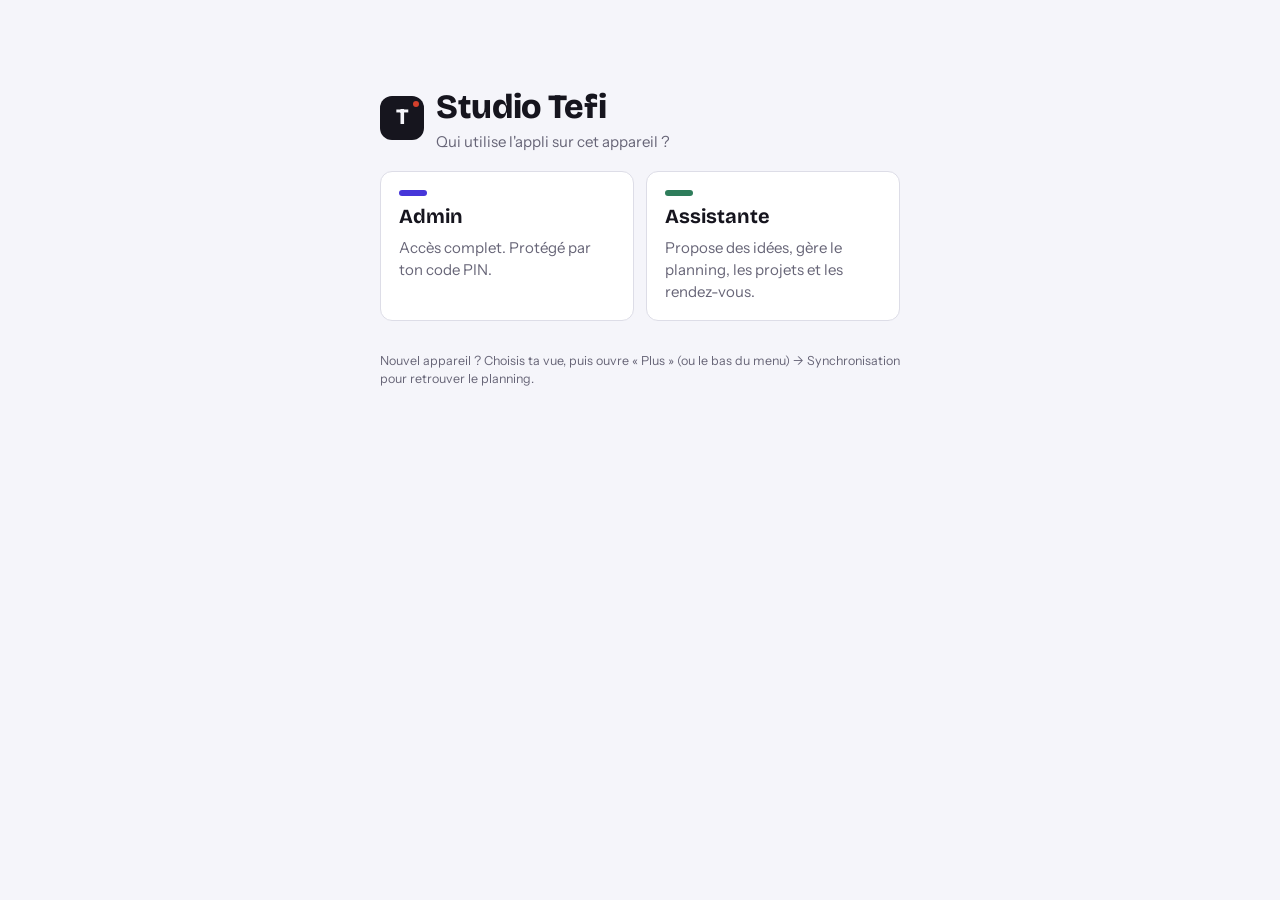
<file: versions/studiotefi-v3.3.html>
<!doctype html>
<!-- Studio Tefi · version 3.3 · 16 octobre 2026 -->
<html lang="fr">
<head>
<meta charset="utf-8">
<meta name="viewport" content="width=device-width,initial-scale=1,viewport-fit=cover">
<meta name="apple-mobile-web-app-capable" content="yes">
<meta name="mobile-web-app-capable" content="yes">
<meta name="apple-mobile-web-app-title" content="Studio Tefi">
<link rel="icon" href="data:image/svg+xml,%3Csvg xmlns='http://www.w3.org/2000/svg' viewBox='0 0 32 32'%3E%3Crect width='32' height='32' rx='8' fill='%2316151E'/%3E%3Ctext x='16' y='23' font-family='Arial' font-weight='700' font-size='19' fill='white' text-anchor='middle'%3ET%3C/text%3E%3Ccircle cx='25' cy='7' r='3' fill='%23E0533D'/%3E%3C/svg%3E">
<link rel="apple-touch-icon" href="data:image/svg+xml,%3Csvg xmlns='http://www.w3.org/2000/svg' viewBox='0 0 32 32'%3E%3Crect width='32' height='32' rx='8' fill='%2316151E'/%3E%3Ctext x='16' y='23' font-family='Arial' font-weight='700' font-size='19' fill='white' text-anchor='middle'%3ET%3C/text%3E%3Ccircle cx='25' cy='7' r='3' fill='%23E0533D'/%3E%3C/svg%3E">
<title>Studio Tefi</title>
<link rel="preconnect" href="https://fonts.googleapis.com">
<link rel="preconnect" href="https://fonts.gstatic.com" crossorigin>
<link rel="stylesheet" href="https://fonts.googleapis.com/css2?family=Bricolage+Grotesque:opsz,wght@12..96,500;12..96,700;12..96,800&family=Instrument+Sans:wght@400;500;600&family=Courier+Prime:wght@400;700&family=JetBrains+Mono:wght@500&display=swap">
<style>
/* Layout: régie de production — barre latérale (bureau) / barre d'onglets (mobile), contenu en panneaux, éditeur en volet latéral */
:root{
  --bg:#F5F5FA; --surface:#FFFFFF; --surface-2:#ECECF3; --line:#DDDDE7; --fg:#16151E; --muted:#676577;
  --accent:#4636D9; --accent-fg:#FFFFFF; --accent-soft:#E7E4FF;
  --late:#D2402C; --ok:#118A6B; --warn:#B98300;
  --shadow:0 1px 2px rgba(22,21,30,.06),0 8px 24px rgba(22,21,30,.06);
  --f-display:"Bricolage Grotesque",ui-sans-serif,system-ui,sans-serif;
  --f-body:"Instrument Sans",ui-sans-serif,system-ui,-apple-system,"Segoe UI",sans-serif;
  --f-script:"Courier Prime","Courier New",Courier,monospace;
  --f-mono:"JetBrains Mono",ui-monospace,SFMono-Regular,Menlo,monospace;
  --r:10px;
}
@media (prefers-color-scheme:dark){:root:not([data-theme="light"]){
  --bg:#0E0E14; --surface:#17161F; --surface-2:#211F2C; --line:#2E2C3B; --fg:#ECEBF4; --muted:#9C9AAE;
  --accent:#9389FF; --accent-fg:#0E0E14; --accent-soft:#25214A;
  --late:#FF6E5A; --ok:#33C79F; --warn:#F0B429; --shadow:0 1px 2px rgba(0,0,0,.4),0 8px 24px rgba(0,0,0,.3); color-scheme:dark}}
:root[data-theme="dark"]{
  --bg:#0E0E14; --surface:#17161F; --surface-2:#211F2C; --line:#2E2C3B; --fg:#ECEBF4; --muted:#9C9AAE;
  --accent:#9389FF; --accent-fg:#0E0E14; --accent-soft:#25214A;
  --late:#FF6E5A; --ok:#33C79F; --warn:#F0B429; --shadow:0 1px 2px rgba(0,0,0,.4),0 8px 24px rgba(0,0,0,.3); color-scheme:dark}

*{box-sizing:border-box}
[hidden]{display:none!important}
html,body{height:100%}
body{margin:0}
body{background:var(--bg);color:var(--fg);font-family:var(--f-body);font-size:15px;line-height:1.45;-webkit-font-smoothing:antialiased}
body.locked{overflow:hidden}
button,input,select,textarea{font:inherit;color:inherit}
button{cursor:pointer}
:focus-visible{outline:2px solid var(--accent);outline-offset:2px}
h1,h2,h3{font-family:var(--f-display);margin:0;text-wrap:balance;letter-spacing:-.01em}
h1{font-size:clamp(26px,4vw,34px);font-weight:800}
h2{font-size:19px;font-weight:700}
h3{font-size:15px;font-weight:700}
.muted{color:var(--muted)}
.mono{font-family:var(--f-mono);font-size:12.5px;font-variant-numeric:tabular-nums}
.label{font-size:11.5px;font-weight:600;letter-spacing:.07em;text-transform:uppercase;color:var(--muted)}
svg{width:20px;height:20px;flex:none}

/* Shell */
.app{display:grid;grid-template-columns:236px minmax(0,1fr);min-height:100%}
.nav{position:sticky;top:env(safe-area-inset-top,0px);height:100vh;display:flex;flex-direction:column;gap:4px;padding:22px 14px;border-right:1px solid var(--line);background:var(--surface)}
.brand{display:flex;align-items:center;gap:10px;padding:2px 10px 18px}
.brand-mark{width:30px;height:30px;border-radius:8px;background:var(--fg);color:var(--bg);display:grid;place-items:center;font-family:var(--f-display);font-weight:800;font-size:15px;position:relative}
.brand-mark::after{content:"";position:absolute;top:5px;right:5px;width:6px;height:6px;border-radius:50%;background:var(--late)}
.brand b{font-family:var(--f-display);font-size:18px;font-weight:800;letter-spacing:-.02em}
.nav-btn{display:flex;align-items:center;gap:12px;padding:10px 12px;border:0;border-radius:9px;background:none;color:var(--muted);font-weight:500;text-align:left}
.nav-btn:hover{background:var(--surface-2);color:var(--fg)}
.nav-btn[aria-current="page"]{background:var(--accent-soft);color:var(--accent);font-weight:600}
.nav-btn .count{margin-left:auto;font-family:var(--f-mono);font-size:11px;background:var(--surface-2);color:var(--muted);padding:1px 7px;border-radius:20px}
.nav-new{margin-top:14px;justify-content:center;background:var(--fg);color:var(--bg);font-weight:600}
.nav-new:hover{background:var(--fg);color:var(--bg);opacity:.9}
.sync{margin-top:auto;padding:10px 12px;font-size:12px;color:var(--muted);display:flex;gap:8px;align-items:flex-start}
.sync i{width:8px;height:8px;border-radius:50%;background:var(--muted);margin-top:5px;flex:none}
.sync.cloud i{background:var(--ok)} .sync.local i{background:var(--warn)}
main{min-width:0;padding-block:28px 60px;padding-left:max(16px,env(safe-area-inset-left,0px));padding-right:max(16px,env(safe-area-inset-right,0px))}
.wrap{max-width:1180px;margin:0 auto;display:flex;flex-direction:column;gap:22px}
@media (min-width:900px){main{padding-left:40px;padding-right:max(40px,env(safe-area-inset-right,0px))}}
.fab{display:none}
.nav-btn .sm{display:none}
@media (max-width:899px){
  .app{grid-template-columns:minmax(0,1fr)}
  .nav{position:fixed;inset:auto 0 0 0;top:auto;height:auto;flex-direction:row;justify-content:space-around;gap:0;padding:6px max(8px,env(safe-area-inset-right,0px)) calc(6px + env(safe-area-inset-bottom,0px)) max(8px,env(safe-area-inset-left,0px));border-right:0;border-top:1px solid var(--line);z-index:30}
  .brand,.sync,.nav-new{display:none}
  .nav-btn{flex-direction:column;gap:3px;font-size:11px;padding:6px 4px;flex:1;align-items:center;text-align:center}
  .nav-btn .count{display:none}
  .nav-btn .lg{display:none}.nav-btn .sm{display:inline}
  .nav-btn[aria-current="page"]{background:none}
  main{padding-block:18px calc(110px + env(safe-area-inset-bottom,0px))}
  .fab{display:grid;place-items:center;position:fixed;right:max(16px,env(safe-area-inset-right,0px));bottom:calc(76px + env(safe-area-inset-bottom,0px));width:54px;height:54px;border-radius:16px;border:0;background:var(--fg);color:var(--bg);box-shadow:var(--shadow);z-index:29}
  .fab svg{width:24px;height:24px}
}

/* Generic UI */
.head{display:flex;flex-wrap:wrap;align-items:flex-end;justify-content:space-between;gap:12px}
.head p{margin:4px 0 0}
.panel{background:var(--surface);border:1px solid var(--line);border-radius:var(--r);padding:18px}
.panel-h{display:flex;align-items:center;justify-content:space-between;gap:10px;margin-bottom:12px}
.btn{display:inline-flex;align-items:center;gap:7px;padding:8px 13px;border-radius:8px;border:1px solid var(--line);background:var(--surface);font-weight:500;font-size:14px;white-space:nowrap}
.btn:hover{border-color:var(--muted)}
.btn svg{width:17px;height:17px}
.btn.primary{background:var(--accent);color:var(--accent-fg);border-color:var(--accent)}
.btn.ghost{border-color:transparent;background:none}
.btn.ghost:hover{background:var(--surface-2)}
.btn.small{padding:5px 10px;font-size:13px}
.btn.danger{color:var(--late)}
.btn.danger[data-armed="1"]{background:var(--late);color:#fff;border-color:var(--late)}
.icon-btn{display:inline-grid;place-items:center;width:34px;height:34px;border-radius:8px;border:1px solid var(--line);background:var(--surface)}
.icon-btn:hover{border-color:var(--muted)}
.seg{display:inline-flex;background:var(--surface-2);border-radius:9px;padding:3px;gap:2px}
.seg button{border:0;background:none;padding:6px 12px;border-radius:7px;font-size:13.5px;font-weight:500;color:var(--muted)}
.seg button[aria-pressed="true"]{background:var(--surface);color:var(--fg);box-shadow:0 1px 2px rgba(0,0,0,.1)}
.field{display:flex;flex-direction:column;gap:5px;min-width:0}
.field>span{font-size:12.5px;font-weight:600;color:var(--muted)}
.inp{width:100%;padding:9px 11px;border:1px solid var(--line);border-radius:8px;background:var(--surface);min-width:0}
.inp:focus{border-color:var(--accent);outline:none;box-shadow:0 0 0 3px var(--accent-soft)}
textarea.inp{resize:vertical;min-height:70px}
select.inp{padding-right:28px}
.filters{display:flex;flex-wrap:wrap;gap:8px;align-items:center}
.filters select{width:auto;max-width:100%;padding:6px 26px 6px 10px;font-size:13.5px;border-radius:20px}
.filters select.on{border-color:var(--accent);background:var(--accent-soft);color:var(--accent);font-weight:600}
.dot{display:inline-block;width:8px;height:8px;border-radius:50%;background:var(--c,var(--muted));flex:none}
.pill{display:inline-flex;align-items:center;gap:6px;padding:2px 9px;border-radius:20px;font-size:12px;font-weight:600;background:color-mix(in srgb,var(--c) 14%,transparent);color:color-mix(in srgb,var(--c) 75%,var(--fg));white-space:nowrap}
.pill.plain{background:var(--surface-2);color:var(--muted)}
.empty{padding:28px 18px;text-align:center;color:var(--muted);border:1.5px dashed var(--line);border-radius:var(--r)}
.empty b{display:block;color:var(--fg);font-family:var(--f-display);font-size:17px;margin-bottom:4px}
.empty .btn{margin-top:12px}
.grid-2{display:grid;grid-template-columns:repeat(2,minmax(0,1fr));gap:18px}
.grid-3{display:grid;grid-template-columns:repeat(3,minmax(0,1fr));gap:12px}
@media (max-width:760px){.grid-2,.grid-3{grid-template-columns:minmax(0,1fr)}}

/* Home */
.stats{display:grid;grid-template-columns:repeat(4,minmax(0,1fr));gap:12px}
@media (max-width:760px){.stats{grid-template-columns:repeat(2,minmax(0,1fr))}}
.stat{background:var(--surface);border:1px solid var(--line);border-radius:var(--r);padding:14px 16px;text-align:left;display:flex;flex-direction:column;gap:2px}
.stat:hover{border-color:var(--muted)}
.stat strong{font-family:var(--f-display);font-size:32px;font-weight:800;line-height:1.1;font-variant-numeric:tabular-nums}
.stat.alert strong{color:var(--late)}
.strip{display:grid;grid-template-columns:repeat(7,minmax(0,1fr));gap:6px}
.strip button{border:1px solid var(--line);background:var(--surface);border-radius:9px;padding:9px 4px 10px;display:flex;flex-direction:column;align-items:center;gap:4px;min-width:0}
.strip button:hover{border-color:var(--muted)}
.strip .d{font-family:var(--f-display);font-size:20px;font-weight:700;line-height:1}
.strip .is-today{background:var(--fg);color:var(--bg);border-color:var(--fg)}
.strip .is-today .label{color:inherit;opacity:.7}
.dots{display:flex;gap:3px;flex-wrap:wrap;justify-content:center;min-height:8px;max-width:100%}
.dots .dot{width:7px;height:7px}
.rows{display:flex;flex-direction:column}
.row{display:flex;align-items:center;gap:12px;padding:10px 4px;border-top:1px solid var(--line);min-width:0}
.row:first-child{border-top:0}
.row-main{flex:1;min-width:0;display:flex;flex-direction:column;gap:3px;background:none;border:0;padding:0;text-align:left}
.row-main b{font-weight:600;overflow:hidden;text-overflow:ellipsis;white-space:nowrap}
.row-meta{display:flex;flex-wrap:wrap;gap:6px;align-items:center;font-size:13px;color:var(--muted)}
.when{width:58px;flex:none;display:flex;flex-direction:column;align-items:flex-start}
.when b{font-family:var(--f-display);font-size:18px;line-height:1}
.when.late b{color:var(--late)}
.pipe{display:flex;height:12px;border-radius:6px;overflow:hidden;background:var(--surface-2);gap:2px}
.pipe i{background:var(--c)}
.legend{display:flex;flex-wrap:wrap;gap:6px 14px;margin-top:10px;font-size:13px}
.legend span{display:inline-flex;align-items:center;gap:6px}
.acc-row{display:grid;grid-template-columns:minmax(0,1fr) auto auto;gap:12px;align-items:center;padding:9px 0;border-top:1px solid var(--line)}
.acc-row:first-child{border-top:0}
.acc-name{display:flex;align-items:center;gap:8px;min-width:0;font-weight:600}
.acc-name span{overflow:hidden;text-overflow:ellipsis;white-space:nowrap}
.kv{display:flex;flex-direction:column;align-items:flex-end;font-size:12px;color:var(--muted)}
.kv b{font-family:var(--f-mono);font-size:14px;color:var(--fg)}
.onboard ol{margin:10px 0 0;padding-left:20px;display:flex;flex-direction:column;gap:6px}

/* Calendar */
.cal-bar{display:flex;flex-wrap:wrap;gap:10px;align-items:center;justify-content:space-between}
.cal-nav{display:flex;align-items:center;gap:6px}
.cal-title{font-family:var(--f-display);font-weight:700;font-size:21px;min-width:0;text-transform:capitalize;margin:0 6px}
.toggle{display:inline-flex;align-items:center;gap:7px;font-size:13.5px;color:var(--muted);cursor:pointer}
.toggle input{accent-color:var(--accent);width:16px;height:16px}
.month{display:grid;grid-template-columns:repeat(7,minmax(0,1fr));border:1px solid var(--line);border-radius:var(--r);overflow:hidden;background:var(--line);gap:1px}
.dow{background:var(--surface-2);padding:7px 8px;font-size:11.5px;font-weight:600;letter-spacing:.06em;text-transform:uppercase;color:var(--muted)}
.day{background:var(--surface);min-height:118px;padding:6px;display:flex;flex-direction:column;gap:3px;min-width:0;cursor:pointer;position:relative}
.day.out{background:var(--bg)}
.day.out .num{opacity:.45}
.day.sel{box-shadow:inset 0 0 0 2px var(--accent)}
.day.drop{background:var(--accent-soft)}
.num{font-family:var(--f-mono);font-size:12px;font-weight:500;width:24px;height:24px;display:grid;place-items:center;border-radius:50%}
.day.today .num{background:var(--late);color:#fff}
.ev{display:flex;align-items:center;gap:5px;width:100%;min-width:0;border:0;border-radius:5px;padding:3px 6px;font-size:12px;text-align:left;background:color-mix(in srgb,var(--c) 15%,var(--surface));color:var(--fg);cursor:pointer;line-height:1.3}
.ev:hover{background:color-mix(in srgb,var(--c) 26%,var(--surface))}
.ev .t{font-family:var(--f-mono);font-size:10.5px;color:var(--muted);flex:none}
.ev .n{overflow:hidden;text-overflow:ellipsis;white-space:nowrap;font-weight:500}
.ev.prod{background:none;border:1px dashed color-mix(in srgb,var(--fg) 25%,transparent);color:var(--muted)}
.ev.done .n{text-decoration:line-through;opacity:.6}
.ev.late{box-shadow:inset 2px 0 0 var(--late)}
.more{font-size:11.5px;color:var(--muted);padding-left:4px}
@media (max-width:640px){
  .day{min-height:64px;padding:4px;gap:2px;align-items:center}
  .day .ev{height:5px;padding:0;border-radius:3px;background:var(--c)}
  .day .ev.prod{border:0;background:color-mix(in srgb,var(--fg) 25%,transparent)}
  .day .ev .t,.day .ev .n{display:none}
  .dow{padding:6px 2px;text-align:center;font-size:10.5px}
}
.week{display:grid;grid-template-columns:repeat(7,minmax(0,1fr));gap:8px}
.wcol{background:var(--surface);border:1px solid var(--line);border-radius:var(--r);padding:8px;min-height:260px;display:flex;flex-direction:column;gap:5px;min-width:0}
.wcol.today{border-color:var(--late)}
.wcol.drop{background:var(--accent-soft)}
.wcol-h{display:flex;justify-content:space-between;align-items:baseline;padding:2px 2px 6px;border-bottom:1px solid var(--line);margin-bottom:3px}
.wcol-h b{font-family:var(--f-display);font-size:20px}
.wcol .ev{flex-direction:column;align-items:flex-start;gap:1px;padding:6px 7px}
.wcol .ev .n{white-space:normal}
@media (max-width:899px){.week{grid-template-columns:minmax(0,1fr)}.wcol{min-height:0}.wcol .ev{flex-direction:row;align-items:center}}
.agenda{display:flex;flex-direction:column;gap:16px}
.agenda-day{display:grid;grid-template-columns:92px minmax(0,1fr);gap:14px}
@media (max-width:560px){.agenda-day{grid-template-columns:minmax(0,1fr);gap:6px}}
.agenda-date{padding-top:10px}
.agenda-date b{font-family:var(--f-display);font-size:22px;display:block;line-height:1}
.daypanel .row{padding:11px 2px}
.tag-kind{font-size:11px;font-weight:600;letter-spacing:.05em;text-transform:uppercase}

/* Board */
.board{display:grid;grid-auto-flow:column;grid-auto-columns:minmax(250px,1fr);gap:12px;overflow-x:auto;padding-bottom:8px;scroll-snap-type:x proximity}
.col{background:var(--surface-2);border-radius:var(--r);padding:10px;display:flex;flex-direction:column;gap:8px;min-height:200px;scroll-snap-align:start;min-width:0}
.col.drop{outline:2px dashed var(--accent);outline-offset:-2px}
.col-h{display:flex;align-items:center;gap:8px;padding:2px 4px 4px;font-weight:600}
.col-h .mono{margin-left:auto;color:var(--muted)}
.card{background:var(--surface);border:1px solid var(--line);border-radius:9px;padding:11px 12px;display:flex;flex-direction:column;gap:8px;cursor:pointer;min-width:0}
.card:hover{border-color:var(--muted)}
.card-t{font-weight:600;line-height:1.3;overflow-wrap:anywhere}
.card-f{display:flex;flex-wrap:wrap;gap:5px;align-items:center}
.card-b{display:flex;justify-content:space-between;align-items:center;gap:8px}
.chip-acc{display:inline-flex;align-items:center;gap:5px;font-size:12px;color:var(--muted);background:var(--surface-2);border-radius:5px;padding:2px 7px;max-width:100%;overflow:hidden;white-space:nowrap;text-overflow:ellipsis}
.chip-acc.late{color:var(--late)}
.table-wrap{overflow-x:auto;border:1px solid var(--line);border-radius:var(--r);background:var(--surface)}
table{width:100%;border-collapse:collapse;font-size:14px;min-width:640px}
th{text-align:left;font-size:11.5px;letter-spacing:.06em;text-transform:uppercase;color:var(--muted);font-weight:600;padding:10px 12px;border-bottom:1px solid var(--line);background:var(--surface-2)}
td{padding:10px 12px;border-bottom:1px solid var(--line);vertical-align:middle}
tr:last-child td{border-bottom:0}
tbody tr{cursor:pointer}
tbody tr:hover td{background:var(--surface-2)}
.search{position:relative;flex:1;min-width:180px;max-width:340px}
.search svg{position:absolute;left:10px;top:50%;transform:translateY(-50%);color:var(--muted);width:17px;height:17px}
.search .inp{padding-left:34px}

/* Ideas */
.quick{display:flex;gap:8px;flex-wrap:wrap}
.quick .inp:first-child{flex:1;min-width:200px}
.quick select{width:auto}
.ideas{display:grid;grid-template-columns:repeat(auto-fill,minmax(260px,1fr));gap:12px}
.idea{background:var(--surface);border:1px solid var(--line);border-radius:var(--r);padding:14px;display:flex;flex-direction:column;gap:10px;min-width:0}
.idea p{margin:0;color:var(--muted);font-size:14px;overflow-wrap:anywhere;display:-webkit-box;-webkit-line-clamp:3;-webkit-box-orient:vertical;overflow:hidden}
.idea .card-b{margin-top:auto}

/* Settings */
.set-list{display:flex;flex-direction:column;gap:8px}
.set-item{display:flex;align-items:center;gap:8px;min-width:0}
.set-item .inp{flex:1}
.swatch{width:34px;height:34px;padding:2px;border:1px solid var(--line);border-radius:8px;background:var(--surface);flex:none;cursor:pointer}
.plat-group{display:flex;flex-direction:column;gap:6px;padding:10px 0;border-top:1px solid var(--line)}
.plat-group:first-child{border-top:0;padding-top:0}
.add-form{display:flex;gap:8px;flex-wrap:wrap;margin-top:12px}
.add-form .inp{flex:1;min-width:140px}
.add-form select.inp{flex:0 1 auto;width:auto}

/* Editor sheet */
.sheet{position:fixed;inset:0;z-index:50;display:flex;justify-content:flex-end;background:color-mix(in srgb,#000 38%,transparent)}
.sheet-panel{width:min(780px,100%);height:100%;background:var(--bg);display:flex;flex-direction:column;box-shadow:var(--shadow);animation:slide .22s ease-out}
@keyframes slide{from{transform:translateX(30px);opacity:.4}to{transform:none;opacity:1}}
@media (prefers-reduced-motion:reduce){.sheet-panel{animation:none}}
.sheet-top{display:flex;align-items:center;gap:10px;padding:calc(10px + env(safe-area-inset-top,0px)) max(16px,env(safe-area-inset-right,0px)) 10px max(16px,env(safe-area-inset-left,0px));border-bottom:1px solid var(--line);background:var(--surface)}
.saved{font-size:12.5px;color:var(--muted);margin-right:auto;display:flex;align-items:center;gap:6px}
.saved i{width:7px;height:7px;border-radius:50%;background:var(--ok)}
.saved.pending i{background:var(--warn)}
.sheet-body{flex:1;overflow-y:auto;padding:22px max(16px,env(safe-area-inset-right,0px)) calc(40px + env(safe-area-inset-bottom,0px)) max(16px,env(safe-area-inset-left,0px));display:flex;flex-direction:column;gap:22px}
@media (min-width:700px){.sheet-body{padding-left:32px;padding-right:32px}}
.title-inp{font-family:var(--f-display);font-size:clamp(24px,4vw,30px);font-weight:800;border:0;background:none;padding:2px 0;width:100%;letter-spacing:-.015em}
.title-inp:focus{outline:none}
.title-inp::placeholder{color:var(--muted);opacity:.6}
.ed-sec{display:flex;flex-direction:column;gap:12px}
.ed-sec-h{display:flex;align-items:center;justify-content:space-between;gap:10px;padding-bottom:6px;border-bottom:1px solid var(--line)}
.status-pick{display:flex;flex-wrap:wrap;gap:6px}
.status-pick button{display:inline-flex;align-items:center;gap:6px;border:1px solid var(--line);background:var(--surface);border-radius:20px;padding:6px 12px;font-size:13.5px;font-weight:500}
.status-pick button[aria-pressed="true"]{background:var(--c);border-color:var(--c);color:#fff}
.status-pick button[aria-pressed="true"] .dot{background:#fff}
.pub{display:grid;grid-template-columns:minmax(0,2.2fr) minmax(0,1fr) 104px auto auto;grid-template-areas:'acc date time done x';gap:8px;align-items:center;background:var(--surface);border:1px solid var(--line);border-radius:9px;padding:8px}
.pub.isdone{opacity:.7}
.pub-done{display:inline-flex;align-items:center;gap:6px;font-size:13px;color:var(--muted);white-space:nowrap;cursor:pointer}
.pub-done input{accent-color:var(--ok);width:17px;height:17px}
.pub-acc{grid-area:acc;min-width:0}.pub>[data-pf=date]{grid-area:date}.pub>[data-pf=time]{grid-area:time}.pub-done{grid-area:done}.pub>.icon-btn{grid-area:x}
@media (max-width:620px){.pub{grid-template-columns:minmax(0,1fr) minmax(0,1fr) auto;grid-template-areas:'acc acc x' 'date time done'}}
.f-grid{display:grid;grid-template-columns:repeat(3,minmax(0,1fr));gap:12px}
@media (max-width:620px){.f-grid{grid-template-columns:repeat(2,minmax(0,1fr))}}
.f-grid .wide{grid-column:1 / -1}
.scene{background:var(--surface);border:1px solid var(--line);border-radius:9px;overflow:hidden}
.scene-h{display:flex;align-items:center;gap:6px;padding:6px 6px 6px 12px;border-bottom:1px solid var(--line);background:var(--surface-2)}
.scene-h input{flex:1;border:0;background:none;font-family:var(--f-script);font-weight:700;text-transform:uppercase;font-size:14px;padding:4px 0;min-width:0}
.scene-h input:focus{outline:none}
.scene textarea{display:block;width:100%;border:0;background:var(--surface);font-family:var(--f-script);font-size:15px;line-height:1.6;padding:14px 16px;min-height:150px;resize:vertical}
.scene textarea:focus{outline:none;box-shadow:inset 0 0 0 2px var(--accent-soft)}
.hint{font-size:12.5px;color:var(--muted)}
.ed-foot{display:flex;flex-wrap:wrap;gap:8px;padding-top:14px;border-top:1px solid var(--line)}
.toast{position:fixed;left:50%;bottom:calc(90px + env(safe-area-inset-bottom,0px));transform:translateX(-50%);background:var(--fg);color:var(--bg);padding:10px 16px;border-radius:9px;font-size:14px;z-index:80;max-width:calc(100% - 32px);box-shadow:var(--shadow)}
@media (min-width:900px){.toast{bottom:28px}}
.loading{padding:60px 0;text-align:center;color:var(--muted)}
/* v2 */
.stats{grid-template-columns:repeat(5,minmax(0,1fr))}
@media (max-width:760px){.stats{grid-template-columns:repeat(2,minmax(0,1fr))}.stats .stat:first-child{grid-column:1 / -1}}
.stat[aria-pressed="true"]{border-color:var(--fg);box-shadow:inset 0 0 0 1px var(--fg)}
.strip button[aria-pressed="true"]{border-color:var(--accent);box-shadow:inset 0 0 0 1px var(--accent)}
.strip .is-today[aria-pressed="true"]{box-shadow:0 0 0 2px var(--accent)}
.netbar{display:flex;flex-wrap:wrap;gap:8px;align-items:center}
.acc-chip{display:inline-flex;align-items:center;gap:7px;padding:5px 10px 5px 9px;border:1px solid var(--line);border-radius:20px;background:var(--surface);font-size:13.5px;font-weight:500;max-width:100%}
.acc-chip span.h{overflow:hidden;text-overflow:ellipsis;white-space:nowrap}
.nat{font-size:10px;font-weight:700;letter-spacing:.07em;text-transform:uppercase;padding:1px 6px;border-radius:4px;background:var(--surface-2);color:var(--muted);white-space:nowrap}
.nat.pro{background:var(--fg);color:var(--bg)}
.nat.unset{background:none;border:1px dashed var(--muted)}
.quick-acc{display:flex;flex-wrap:wrap;gap:8px;margin-top:12px}
.quick-acc .inp{width:auto;flex:0 1 auto}
.quick-acc input.inp{flex:1 1 160px}
.row-acts{display:flex;gap:4px;flex:none;align-items:center}
.icon-btn.sm{width:32px;height:32px}
.icon-btn.sm svg{width:16px;height:16px}
.icon-btn.danger{color:var(--late)}
.icon-btn[data-armed="1"]{width:auto;padding:0 10px;background:var(--late);color:#fff;border-color:var(--late);font-size:12.5px;font-weight:600}
.peek{position:fixed;inset:0;z-index:60;display:flex;align-items:center;justify-content:center;background:color-mix(in srgb,#000 42%,transparent);padding:16px}
.peek-panel{width:min(620px,100%);max-height:100%;overflow-y:auto;background:var(--bg);border-radius:14px;box-shadow:var(--shadow);display:flex;flex-direction:column;animation:pop .18s ease-out}
@keyframes pop{from{transform:translateY(12px);opacity:.5}to{transform:none;opacity:1}}
@media (prefers-reduced-motion:reduce){.peek-panel{animation:none}}
@media (max-width:640px){.peek{align-items:flex-end;padding:0}.peek-panel{border-radius:16px 16px 0 0;max-height:92%}}
.peek-h{display:flex;gap:12px;align-items:flex-start;padding:16px 18px 14px;border-bottom:1px solid var(--line);background:var(--surface);position:sticky;top:0;z-index:2}
.peek-h h2{font-size:22px;font-weight:800;overflow-wrap:anywhere}
.peek-b{padding:16px 18px;display:flex;flex-direction:column;gap:18px}
.peek-f{display:flex;flex-wrap:wrap;gap:8px;padding:12px 18px calc(12px + env(safe-area-inset-bottom,0px));border-top:1px solid var(--line);background:var(--surface);position:sticky;bottom:0}
.peek-f .btn.primary{margin-right:auto}
.ppub{display:grid;grid-template-columns:minmax(0,1fr) 140px 92px auto auto;grid-template-areas:'acc date time done x';gap:8px;align-items:center;background:var(--surface);border:1px solid var(--line);border-radius:9px;padding:8px 8px 8px 12px}
.ppub .acc{grid-area:acc;display:flex;align-items:center;gap:7px;min-width:0;font-weight:600;font-size:14px}
.ppub .acc span.h{overflow:hidden;text-overflow:ellipsis;white-space:nowrap}
.ppub>[data-ppf=date]{grid-area:date}.ppub>[data-ppf=time]{grid-area:time}.ppub .pub-done{grid-area:done}.ppub>.icon-btn{grid-area:x;justify-self:end}
.ppub.late{border-color:var(--late)}
@media (max-width:560px){.ppub{grid-template-columns:minmax(0,1fr) minmax(0,1fr) auto;grid-template-areas:'acc acc x' 'date time done'}}
.kvs{display:grid;grid-template-columns:repeat(auto-fill,minmax(150px,1fr));gap:10px 16px}
.kvs div{display:flex;flex-direction:column;gap:1px;min-width:0}
.kvs b{font-weight:500;overflow-wrap:anywhere}
.script-ex{font-family:var(--f-script);white-space:pre-wrap;background:var(--surface);border:1px solid var(--line);border-radius:9px;padding:12px 14px;font-size:14px;line-height:1.55;max-height:200px;overflow:auto;margin:0;overflow-wrap:anywhere}
.theme-pick{display:flex;flex-wrap:wrap;gap:6px}
.theme-pick button{border:1px solid var(--line);background:var(--surface);border-radius:20px;padding:5px 11px;font-size:13px;font-weight:500;color:var(--muted)}
.theme-pick button[aria-pressed="true"]{background:var(--accent-soft);border-color:var(--accent);color:var(--accent);font-weight:600}
.hist{display:flex;flex-direction:column}
.hist-row{display:grid;grid-template-columns:auto minmax(0,1fr) auto;gap:12px;align-items:center;padding:10px 0;border-top:1px solid var(--line)}
.hist-row:first-child{border-top:0}
.hist-ic{width:30px;height:30px;border-radius:8px;display:grid;place-items:center;background:var(--surface-2);color:var(--muted);font-size:15px;font-weight:700}
.hist-ic.create{color:var(--ok)}.hist-ic.delete{color:var(--late)}.hist-ic.restore{color:var(--accent)}
.hist-row b{font-weight:600;overflow-wrap:anywhere}
.ver{padding:12px 0;border-top:1px solid var(--line)}
.ver:first-child{border-top:0;padding-top:0}
.ver ul{margin:6px 0 0;padding-left:18px;display:flex;flex-direction:column;gap:3px;font-size:14px}
.toast{display:flex;align-items:center;gap:14px}
.toast[hidden]{display:none}
.toast button{background:none;border:0;color:inherit;font-weight:700;text-decoration:underline;padding:0}
.plat-card{display:flex;flex-direction:column;gap:10px}
.plat-card .set-item h3{font-size:17px}
.acc-line{display:grid;grid-template-columns:minmax(0,1fr) auto auto auto auto;gap:8px;align-items:center}
@media (max-width:560px){.acc-line{grid-template-columns:minmax(0,1fr) auto;}.acc-line .used{display:none}}
.seg.sm button{padding:5px 10px;font-size:12.5px}
.sync-box{display:flex;flex-direction:column;gap:10px}
.code{font-family:var(--f-mono);font-size:12.5px;background:var(--surface-2);padding:2px 6px;border-radius:5px;overflow-wrap:anywhere}
@media (max-width:899px){.nav-btn{font-size:10.5px;padding:6px 2px}}
.shoot{display:grid;grid-template-columns:minmax(0,1fr) minmax(0,1fr) minmax(0,1.3fr) auto;grid-template-areas:'start end loc x' 'note note note note' 'sum sum sum sum';gap:8px 10px;background:var(--surface);border:1px solid var(--line);border-radius:9px;padding:10px 12px;align-items:end}
.sh-start{grid-area:start}.sh-end{grid-area:end}.sh-loc{grid-area:loc}.sh-x{grid-area:x}.sh-note{grid-area:note}.sh-sum{grid-area:sum;font-weight:600;color:var(--fg)}
@media (max-width:620px){.shoot{grid-template-columns:minmax(0,1fr) minmax(0,1fr);grid-template-areas:'start end' 'loc loc' 'note note' 'sum x'}.sh-x{justify-self:end}}
.chan{display:flex;flex-direction:column;gap:12px}
.chan-h{display:flex;align-items:baseline;gap:10px;padding-top:6px}
.pub-acc{display:flex;gap:8px}
.pub-acc select:first-child{flex:0 0 40%;min-width:0}
.pub-acc select:last-child{flex:1;min-width:0}
.nav-mob{display:none}
@media (max-width:899px){.nav-desk{display:none!important}.nav-mob{display:flex}}
body[data-role="assistant"] .admin-only{display:none!important}
.nav-role{margin-top:6px;font-size:13px}
.nav-role b{color:var(--accent)}
body[data-role="assistant"]{--accent:#2E7D5B;--accent-fg:#FFFFFF;--accent-soft:#DAEFE3;--bg:#F1F6F2;--surface-2:#E5EEE8;--line:#D3E0D8}
@media (prefers-color-scheme:dark){:root:not([data-theme="light"]) body[data-role="assistant"]{--accent:#5FCB9C;--accent-fg:#0B1410;--accent-soft:#163428;--bg:#0B120F;--surface:#131C18;--surface-2:#1A2620;--line:#283832}}
:root[data-theme="dark"] body[data-role="assistant"]{--accent:#5FCB9C;--accent-fg:#0B1410;--accent-soft:#163428;--bg:#0B120F;--surface:#131C18;--surface-2:#1A2620;--line:#283832}
body[data-role="assistant"] .brand-mark,body[data-role="assistant"] .nav-new,body[data-role="assistant"] .fab{background:var(--accent);color:var(--accent-fg)}
body[data-role="assistant"] .strip .is-today{background:var(--accent);border-color:var(--accent);color:var(--accent-fg)}
.rolebar{display:flex;align-items:center;justify-content:space-between;gap:10px;background:var(--accent);color:var(--accent-fg);border-radius:10px;padding:9px 14px;font-weight:600;font-size:14px;max-width:1180px;margin:0 auto 18px}
.rolebar button{background:color-mix(in srgb,var(--accent-fg) 18%,transparent);border:0;color:inherit;border-radius:7px;padding:5px 10px;font-weight:600;font-size:13px}
body.gated .nav,body.gated .fab{display:none}
body.gated .app{grid-template-columns:minmax(0,1fr)}
.gate{max-width:520px;margin:6vh auto 0;display:flex;flex-direction:column;gap:18px}
.gate-brand{display:flex;align-items:center;gap:12px}
.gate-brand .brand-mark{width:44px;height:44px;font-size:22px;border-radius:12px}
.gate-choices{display:grid;grid-template-columns:1fr 1fr;gap:12px}
@media (max-width:480px){.gate-choices{grid-template-columns:1fr}}
.gate-choice{display:flex;flex-direction:column;gap:6px;text-align:left;padding:18px;border-radius:12px;border:1px solid var(--line);background:var(--surface)}
.gate-choice:hover{border-color:var(--muted)}
.gate-choice b{font-family:var(--f-display);font-size:20px}
.gate-choice i{width:28px;height:6px;border-radius:3px;background:var(--c)}
.pin{font-family:var(--f-mono);font-size:22px;letter-spacing:.4em;text-align:center}
.more-list{display:flex;flex-direction:column;gap:8px}
.more-list .btn{justify-content:flex-start;padding:14px 16px;font-size:15px}
.idea-cols{display:grid;grid-template-columns:repeat(auto-fill,minmax(280px,1fr));gap:12px}
.idea .by{font-size:12.5px;color:var(--muted)}
.idea.proposee{border-color:var(--accent);box-shadow:inset 0 0 0 1px var(--accent)}
.review{border-radius:8px;padding:8px 10px;font-size:13.5px;background:var(--surface-2)}
.review.atravailler{background:color-mix(in srgb,var(--warn) 14%,var(--surface))}
.review.refusee{background:color-mix(in srgb,var(--late) 12%,var(--surface))}
.review b{display:block;font-size:11.5px;letter-spacing:.06em;text-transform:uppercase;margin-bottom:2px}
.links{display:flex;flex-wrap:wrap;gap:6px}
.link-chip{display:inline-flex;align-items:center;gap:5px;padding:3px 9px;border-radius:6px;background:var(--surface-2);color:var(--fg);font-size:12.5px;font-weight:600;text-decoration:none;max-width:100%;overflow:hidden;text-overflow:ellipsis;white-space:nowrap}
.link-chip:hover{background:var(--accent-soft);color:var(--accent)}
.sec-title{display:flex;align-items:baseline;gap:10px}
details.fold summary{cursor:pointer;font-family:var(--f-display);font-weight:700;font-size:17px;padding:4px 0}
.chip-pick{display:flex;flex-wrap:wrap;gap:6px}
.chip-pick button{display:inline-flex;align-items:center;gap:6px;border:1px solid var(--line);background:var(--surface);border-radius:20px;padding:5px 11px;font-size:13px;color:var(--muted)}
.chip-pick button[aria-pressed="true"]{background:var(--accent-soft);border-color:var(--accent);color:var(--accent);font-weight:600}
.link-line{display:flex;gap:8px;align-items:center}
.link-line .inp{flex:1}
.rdv-row .when b{font-size:15px}
.rdv-time{font-family:var(--f-mono);font-size:12.5px}
.ev.rdv{background:color-mix(in srgb,var(--c) 22%,var(--surface));font-weight:600}
.comp-card{display:flex;flex-direction:column;gap:10px}
.kind-seg button[aria-pressed="true"]{color:var(--fg)}
.seg{flex-wrap:wrap}
.doc-lines{display:flex;flex-direction:column;gap:8px}
.dl{display:grid;grid-template-columns:minmax(0,1fr) 72px 118px 130px 120px auto;gap:8px;align-items:start}
.dl textarea{min-height:40px;resize:vertical}
.dl-h{font-size:11.5px;font-weight:600;letter-spacing:.06em;text-transform:uppercase;color:var(--muted);align-items:end}
.dl-tot{text-align:right;padding-top:11px;font-weight:600}
@media (max-width:700px){.dl{grid-template-columns:minmax(0,1fr) minmax(0,1fr) auto;background:var(--surface);border:1px solid var(--line);border-radius:9px;padding:8px}
  .dl textarea{grid-column:1 / -1}.dl-h{display:none}.dl-tot{grid-column:1 / 3;text-align:left;padding-top:0}.dl>.icon-btn{grid-column:3;grid-row:4;justify-self:end}}
.totals{display:flex;flex-direction:column;gap:6px;max-width:420px;margin-left:auto;width:100%}
.totals>div{display:flex;justify-content:space-between;gap:12px;font-variant-numeric:tabular-nums}
.totals>div b{font-family:var(--f-mono);font-size:14px}
.totals .grand{background:var(--accent);color:var(--accent-fg);border-radius:8px;padding:9px 12px;font-weight:700}
.totals .grand b{font-size:16px}
.perm-group{display:flex;flex-direction:column;gap:2px;padding:8px 0;border-top:1px solid var(--line)}
.perm-group:first-of-type{border-top:0}
.perm{display:flex;align-items:center;justify-content:space-between;gap:12px;padding:7px 2px;cursor:pointer}
.switch{appearance:none;-webkit-appearance:none;width:40px;height:23px;border-radius:12px;background:var(--line);position:relative;flex:none;cursor:pointer;transition:background .15s}
.switch::after{content:"";position:absolute;top:3px;left:3px;width:17px;height:17px;border-radius:50%;background:#fff;box-shadow:0 1px 2px rgba(0,0,0,.25);transition:transform .15s}
.switch:checked{background:var(--ok)}
.switch:checked::after{transform:translateX(17px)}
@media (prefers-reduced-motion:reduce){.switch,.switch::after{transition:none}}
</style>


</head>
<body>
<div class="app">
  <nav class="nav" id="nav" aria-label="Navigation">
    <div class="brand"><div class="brand-mark">T</div><b>Studio Tefi</b></div>
    <button class="nav-btn" data-nav="home"><svg viewBox="0 0 24 24" fill="none" stroke="currentColor" stroke-width="1.8" stroke-linecap="round" stroke-linejoin="round"><path d="M3 11l9-7 9 7v9a1 1 0 0 1-1 1h-5v-6h-6v6H4a1 1 0 0 1-1-1z"/></svg>Résumé</button>
    <button class="nav-btn" data-nav="calendar"><svg viewBox="0 0 24 24" fill="none" stroke="currentColor" stroke-width="1.8" stroke-linecap="round" stroke-linejoin="round"><rect x="3" y="5" width="18" height="16" rx="2"/><path d="M3 10h18M8 3v4M16 3v4"/></svg>Calendrier</button>
    <button class="nav-btn" data-nav="contents"><svg viewBox="0 0 24 24" fill="none" stroke="currentColor" stroke-width="1.8" stroke-linecap="round" stroke-linejoin="round"><rect x="3" y="4" width="5" height="16" rx="1"/><rect x="10" y="4" width="5" height="11" rx="1"/><rect x="17" y="4" width="4" height="7" rx="1"/></svg>Contenus<span class="count" id="cnt-contents"></span></button>
    <button class="nav-btn" data-nav="ideas"><svg viewBox="0 0 24 24" fill="none" stroke="currentColor" stroke-width="1.8" stroke-linecap="round" stroke-linejoin="round"><path d="M9 18h6M10 21h4M12 3a6 6 0 0 0-3.5 10.9c.6.5 1 1.2 1 2.1h5c0-.9.4-1.6 1-2.1A6 6 0 0 0 12 3z"/></svg>Idées<span class="count" id="cnt-ideas"></span></button>
    <button class="nav-btn" data-nav="business"><svg viewBox="0 0 24 24" fill="none" stroke="currentColor" stroke-width="1.8" stroke-linecap="round" stroke-linejoin="round"><rect x="3" y="7" width="18" height="13" rx="2"/><path d="M9 7V5a2 2 0 0 1 2-2h2a2 2 0 0 1 2 2v2M3 13h18"/></svg>Business<span class="count" id="cnt-biz"></span></button>
    <button class="nav-btn nav-desk" data-nav="networks"><svg viewBox="0 0 24 24" fill="none" stroke="currentColor" stroke-width="1.8" stroke-linecap="round" stroke-linejoin="round"><circle cx="12" cy="12" r="4"/><path d="M16 8v5a3 3 0 0 0 6 0v-1a10 10 0 1 0-4 8"/></svg>Réseaux<span class="count" id="cnt-acc"></span></button>
    <button class="nav-btn nav-desk admin-only" data-nav="settings"><svg viewBox="0 0 24 24" fill="none" stroke="currentColor" stroke-width="1.8" stroke-linecap="round" stroke-linejoin="round"><path d="M4 6h10M18 6h2M4 12h4M12 12h8M4 18h12"/><circle cx="16" cy="6" r="2"/><circle cx="10" cy="12" r="2"/><circle cx="18" cy="18" r="2"/></svg>Réglages</button>
    <button class="nav-btn nav-mob" data-nav="more"><svg viewBox="0 0 24 24" fill="none" stroke="currentColor" stroke-width="1.8" stroke-linecap="round" stroke-linejoin="round"><circle cx="5" cy="12" r="1.3"/><circle cx="12" cy="12" r="1.3"/><circle cx="19" cy="12" r="1.3"/></svg>Plus</button>
    <button class="nav-btn nav-new need-projEdit" data-act="new"><svg viewBox="0 0 24 24" fill="none" stroke="currentColor" stroke-width="2" stroke-linecap="round"><path d="M12 5v14M5 12h14"/></svg>Nouveau contenu</button>
    <button class="nav-btn nav-desk nav-role" data-act="switch-role" id="role-btn"></button>
    <div class="sync" id="sync"><i></i><span>Connexion…</span></div>
  </nav>
  <main id="main"><div class="loading">Chargement de ton planning…</div></main>
</div>
<button class="fab need-projEdit" data-act="new" aria-label="Nouveau contenu"><svg viewBox="0 0 24 24" fill="none" stroke="currentColor" stroke-width="2" stroke-linecap="round"><path d="M12 5v14M5 12h14"/></svg></button>
<div class="peek" id="idea" hidden><div class="peek-panel" id="idea-panel" role="dialog" aria-modal="true" aria-label="Idée"></div></div>
<div class="peek" id="rdvm" hidden><div class="peek-panel" id="rdv-panel" role="dialog" aria-modal="true" aria-label="Rendez-vous"></div></div>
<div class="sheet" id="docsheet" hidden><div class="sheet-panel" id="doc-panel" role="dialog" aria-modal="true" aria-label="Devis ou facture"></div></div>
<div class="peek" id="peek" hidden><div class="peek-panel" id="peek-panel" role="dialog" aria-modal="true" aria-label="Aperçu du contenu"></div></div>
<div class="sheet" id="sheet" hidden><div class="sheet-panel" id="sheet-panel" role="dialog" aria-modal="true" aria-label="Éditer le contenu"></div></div>
<div class="toast" id="toast" hidden></div>
<input type="file" id="import-file" accept="application/json,.json" hidden>

<script>
(function(){
"use strict";
/* ================= Constantes ================= */
const APP_VERSION='3.3';
const VERSIONS=[
  {v:'3.3',date:'2026-10-16',items:[
    "Chaque onglet garde sa propre vue : actualiser ne fait plus passer d'admin à assistante (ou l'inverse)",
    "La vue admin n'est plus retenue par défaut : un nouvel onglet redemande le code PIN, sauf si tu coches « Garder la vue admin 30 jours »",
    "Deux onglets ouverts sur le même appareil se mettent à jour entre eux automatiquement"
  ]},
  {v:'3.2',date:'2026-10-16',items:[
    "« Boîtes » devient « Clients », avec une fiche complète : contact, téléphone, e-mail, NIF, STAT, RCS, adresse, pays",
    "Autorisations de l'assistante : interrupteurs dans Réglages pour chaque fonction",
    "L'assistante peut faire devis, factures et PDF, voit l'argent à réclamer (sans le chiffre d'affaires) et « Les entreprises » en lecture seule",
    "Ses changements de statut (payée, annulée, accepté, refusé) attendent ta validation dans « À valider »"
  ]},
  {v:'3.1',date:'2026-10-16',items:[
    "Facturation dans Business : profils de tes entreprises (nom, téléphone, mail, NIF, STAT, RCS, adresse, pays, logo, coordonnées de paiement)",
    'Devis et factures : prestations, quantités, remise, TVA, devise (Ariary, euro, dollar), numérotation automatique, montant en toutes lettres',
    'Export PDF des devis et factures, transformation d\'un devis en facture, suivi « payée / en retard »',
    'Catalogue de prestations, infos de facturation des boîtes clientes, revenus par client',
    'Un projet peut être relié à une boîte (client)'
  ]},
  {v:'3.0',date:'2026-10-16',items:[
    'Deux vues : Admin (protégée par code PIN) et Assistante, avec sa propre couleur',
    "Circuit des idées : l'assistante propose (comptes visés, liens de référence), l'admin valide, renvoie « à retravailler » ou refuse avec un commentaire",
    'Les idées validées passent en écriture en un clic, avec leurs comptes déjà ajoutés',
    'Onglet Business : rendez-vous pro ou perso, boîtes avec leurs couleurs, et rendez-vous affichés dans le calendrier',
    'Liens vers tes comptes et bouton « Préparer la publication » (copie la légende et ouvre Meta Business Suite, TikTok Studio…)',
    "L'historique indique qui a fait chaque modification"
  ]},
  {v:'2.2',date:'2026-10-16',items:[
    "Chaque diffusion se choisit en deux temps : d'abord la distribution (réseaux, TV, cinéma…), puis le compte, la chaîne ou la salle",
    "Une diffusion peut rester « à préciser » (ex. Cinéma, salle pas encore choisie)",
    "Ajout de compte : choix de la distribution avant la plateforme",
    "Synchro GitHub : récupération automatique toutes les minutes quand l'appli est ouverte"
  ]},
  {v:'2.1',date:'2026-10-16',items:[
    "Plusieurs tournages par contenu, chacun d'un jour ou sur plusieurs jours (du… au…), avec son lieu et une note",
    'Nouvelle étape « En production » entre Écriture et Tournage',
    'Types de distribution : réseaux sociaux, TV, cinéma, streaming, festival — et indication « Uniquement réseaux » sur chaque contenu'
  ]},
  {v:'2.0',date:'2026-10-16',items:[
    "Onglet Réseaux : plateformes et comptes au même endroit, et ajout rapide d'un compte dès l'accueil",
    'Nature du compte : perso ou pro (filtrable partout)',
    'Thématiques de contenu (sport, lifestyle, cinématique…) en plus du format',
    "Résumé cliquable : chaque élément s'ouvre en aperçu pour changer la date, marquer publié, modifier ou supprimer",
    'Historique des modifications avec restauration et bouton Annuler après une suppression',
    'Synchronisation GitHub pour la version hébergée sur GitHub Pages'
  ]},
  {v:'1.0',date:'2026-10-16',items:[
    'Contenus typés, diffusion sur plusieurs comptes, script en scènes',
    'Calendrier mois, semaine et liste avec glisser-déposer',
    'Tableau de production, banque d\'idées, export et import'
  ]}
];
const STATUSES=[
  {id:'idee',label:'Idée',c:'#8A8FA3'},{id:'ecriture',label:'Écriture',c:'#5B6CFF'},{id:'production',label:'En production',c:'#9B4DCA'},
  {id:'tournage',label:'Tournage',c:'#E0533D'},{id:'montage',label:'Montage',c:'#C98C00'},
  {id:'pret',label:'Prêt',c:'#14A37F'},{id:'publie',label:'Publié',c:'#5D6472'}
];
const NATURES=[{id:'perso',label:'Perso'},{id:'pro',label:'Pro'}];
const DEFAULT_SETTINGS={
  types:[
    {id:'skit',label:'Skit',color:'#E4572E'},{id:'court',label:'Court métrage',color:'#7B2CBF'},
    {id:'concept',label:'Concept',color:'#0F7B6C'},{id:'podcast',label:'Podcast',color:'#B5651D'},
    {id:'vlog',label:'Vlog',color:'#2E86AB'},{id:'tuto',label:'Tutoriel',color:'#3A7D44'},
    {id:'interview',label:'Interview',color:'#9C3D54'},{id:'coulisses',label:'Coulisses',color:'#6C757D'},
    {id:'trend',label:'Trend / Challenge',color:'#D81E5B'},{id:'live',label:'Live',color:'#C1121F'},
    {id:'carrousel',label:'Carrousel photo',color:'#5465FF'},{id:'story',label:'Story',color:'#E08E0B'},
    {id:'reel',label:'Reel',color:'#8338EC'},{id:'promo',label:'Annonce / Promo',color:'#2B9348'}
  ],
  themes:[
    {id:'sport',label:'Sport'},{id:'lifestyle',label:'Lifestyle'},{id:'cinematique',label:'Cinématique'},
    {id:'humour',label:'Humour'},{id:'food',label:'Food'},{id:'voyage',label:'Voyage'},
    {id:'mode',label:'Mode / Beauté'},{id:'musique',label:'Musique'},{id:'tech',label:'Tech'},
    {id:'education',label:'Éducation'},{id:'business',label:'Business'},{id:'culture',label:'Culture malgache'},
    {id:'famille',label:'Famille'},{id:'motivation',label:'Motivation'}
  ],
  platforms:[
    {id:'facebook',label:'Facebook',color:'#1877F2',channel:'social'},
    {id:'tiktok',label:'TikTok',color:'#00A3A3',channel:'social'},
    {id:'instagram',label:'Instagram',color:'#D62976',channel:'social'}
  ],
  companies:[],
  persoColor:'#E08E0B',
  channels:[
    {id:'social',label:'Réseaux sociaux'},{id:'tv',label:'TV'},{id:'cinema',label:'Cinéma'},
    {id:'streaming',label:'Streaming / VOD'},{id:'festival',label:'Festival'}
  ]
};
const MONTHS=['janvier','février','mars','avril','mai','juin','juillet','août','septembre','octobre','novembre','décembre'];
const MSHORT=['janv.','févr.','mars','avr.','mai','juin','juil.','août','sept.','oct.','nov.','déc.'];
const DAYS=['lun','mar','mer','jeu','ven','sam','dim'];
const DAYS_LONG=['lundi','mardi','mercredi','jeudi','vendredi','samedi','dimanche'];
const LS_ROLE='studio-tefi-role-v1';
const LS_DATA='studio-tefi-data-v1',LS_UI='studio-tefi-ui-v1',LS_GIST='studio-tefi-gist-v1';
const HMAX_CLOUD=300,HMAX_LOCAL=150;
const SV='<svg viewBox="0 0 24 24" fill="none" stroke="currentColor" stroke-width="2" stroke-linecap="round" stroke-linejoin="round" aria-hidden="true">';
const ICON={
  left:SV+'<path d="M15 6l-6 6 6 6"/></svg>',right:SV+'<path d="M9 6l6 6-6 6"/></svg>',
  x:SV+'<path d="M6 6l12 12M18 6L6 18"/></svg>',plus:SV+'<path d="M12 5v14M5 12h14"/></svg>',
  search:SV+'<circle cx="11" cy="11" r="7"/><path d="M20 20l-3.5-3.5"/></svg>',
  arrow:SV+'<path d="M5 12h14M13 6l6 6-6 6"/></svg>',
  copy:SV+'<rect x="9" y="9" width="12" height="12" rx="2"/><path d="M5 15V5a2 2 0 0 1 2-2h8"/></svg>',
  check:SV+'<path d="M5 12l5 5 9-10"/></svg>',
  edit:SV+'<path d="M4 20h4L19 9l-4-4L4 16z"/><path d="M14 6l4 4"/></svg>',
  trash:SV+'<path d="M4 7h16M10 11v6M14 11v6M6 7l1 13h10l1-13M9 7V4h6v3"/></svg>',
  undo:SV+'<path d="M9 14L4 9l5-5"/><path d="M4 9h11a5 5 0 0 1 0 10h-3"/></svg>'
};

/* ================= Utilitaires ================= */
const $=(s,r=document)=>r.querySelector(s);
const esc=s=>String(s??'').replace(/[&<>"']/g,c=>({'&':'&amp;','<':'&lt;','>':'&gt;','"':'&quot;',"'":'&#39;'}[c]));
const uid=()=>Date.now().toString(36)+Math.random().toString(36).slice(2,8);
const pad=n=>String(n).padStart(2,'0');
const ds=d=>d.getFullYear()+'-'+pad(d.getMonth()+1)+'-'+pad(d.getDate());
const pd=s=>{const a=String(s).split('-').map(Number);return new Date(a[0],a[1]-1,a[2]);};
const addDays=(s,n)=>{const d=pd(s);d.setDate(d.getDate()+n);return ds(d);};
const today=()=>ds(new Date());
const dow=s=>(pd(s).getDay()+6)%7;
const weekStart=s=>addDays(s,-dow(s));
const diffDays=(a,b)=>Math.round((pd(a)-pd(b))/864e5);
const fmtDay=s=>{const d=pd(s);return DAYS_LONG[dow(s)]+' '+d.getDate()+' '+MONTHS[d.getMonth()];};
const fmtShort=s=>{const d=pd(s);return d.getDate()+' '+MSHORT[d.getMonth()];};
const fmtStamp=t=>{const d=new Date(t);return d.getDate()+' '+MSHORT[d.getMonth()]+' · '+pad(d.getHours())+':'+pad(d.getMinutes());};
const rel=s=>{const n=diffDays(s,today());if(n===0)return "aujourd'hui";if(n===1)return 'demain';if(n===-1)return 'hier';return n>0?'dans '+n+' j':'il y a '+(-n)+' j';};
const clone=o=>o==null?o:JSON.parse(JSON.stringify(o));
const isValidDate=s=>/^\d{4}-\d{2}-\d{2}$/.test(s||'');
const plural=(n,a,b)=>n+' '+(n>1?(b||a+'s'):a);
function lsGet(k){try{return JSON.parse(localStorage.getItem(k)||'null');}catch(e){return null;}}
function lsSet(k,v){try{localStorage.setItem(k,JSON.stringify(v));return true;}catch(e){return false;}}
const toMap=a=>{const m={};(a||[]).forEach(x=>{if(x&&x.id)m[x.id]=x;});return m;};

/* ================= État ================= */
const savedUI=lsGet(LS_UI)||{};
const S={contents:{},accounts:{},rdv:{},docs:{},settings:null,history:[],mode:'pending',loaded:false,
  ui:Object.assign({calMode:'month',cursor:today(),selDay:today(),showProd:true,listMode:'board',search:'',ideaType:'concept',homeSel:'upcoming',showRdv:true,bizTab:'rdv',rdvFilter:''},savedUI)};
S.ui.view='home';S.ui.cursor=today();S.ui.selDay=today();
S.ui.filters=Object.assign({channel:'',platform:'',account:'',nature:'',type:'',theme:'',status:''},savedUI.filters||{});
const VIEW_IDS=['home','networks','calendar','contents','ideas','business','settings','more'];
let hashView=null;if(location.hash){const h=location.hash.slice(1);if(VIEW_IDS.includes(h))hashView=h;}
if(hashView)S.ui.view=hashView;
const saveUI=()=>{const u=Object.assign({},S.ui);delete u.view;lsSet(LS_UI,u);};
function settings(){const st=S.settings||{};return {types:st.types||DEFAULT_SETTINGS.types,themes:st.themes||DEFAULT_SETTINGS.themes,platforms:(st.platforms||DEFAULT_SETTINGS.platforms).map(p=>p.channel?p:Object.assign({},p,{channel:'social'})),channels:st.channels||DEFAULT_SETTINGS.channels,companies:st.companies||[],profiles:st.profiles||[],prestations:st.prestations||[],persoColor:st.persoColor||DEFAULT_SETTINGS.persoColor,pinHash:st.pinHash||'',assistantName:st.assistantName||''};}
const typeOf=id=>settings().types.find(t=>t.id===id)||{id:'',label:'Sans format',color:'#8A8FA3'};
const themeOf=id=>settings().themes.find(t=>t.id===id);
const platOf=id=>settings().platforms.find(p=>p.id===id)||{id:'',label:'Plateforme ?',color:'#8A8FA3',channel:'social'};
const chanOf=id=>settings().channels.find(c=>c.id===id)||{id:id||'',label:'Autre'};
const isSocial=pid=>(platOf(pid).channel||'social')==='social';
function pubChannel(p){const a=S.accounts[p.accountId];return a?(platOf(a.platform).channel||'social'):(p.channel||'');}
function distOf(c){const out=[];(c.publications||[]).forEach(p=>{const ch=pubChannel(p);if(ch&&!out.includes(ch))out.push(ch);});return out;}
const pendingLabel=p=>p&&p.channel?chanOf(p.channel).label+' · à préciser':'Compte à choisir';
function distLabel(c){const d=distOf(c);if(!d.length)return '';if(d.length===1&&d[0]==='social')return 'Uniquement réseaux';return d.map(id=>chanOf(id).label).join(' + ');}
const distPill=c=>{const l=distLabel(c);return l?'<span class="pill plain" title="Distribution">'+esc(l)+'</span>':'';};
const shootEnd=s=>isValidDate(s.end)&&s.end>=s.start?s.end:s.start;
function fmtShoot(s){if(!isValidDate(s.start))return 'Date à fixer';const e=shootEnd(s);if(e===s.start)return fmtShort(s.start);const n=diffDays(e,s.start)+1;return 'du '+fmtShort(s.start)+' au '+fmtShort(e)+' ('+n+' j)';}
const statusOf=id=>STATUSES.find(s=>s.id===id)||STATUSES[0];
const accounts=()=>{const order=settings().platforms.map(p=>p.id);return Object.values(S.accounts).sort((a,b)=>(order.indexOf(a.platform)-order.indexOf(b.platform))||String(a.handle).localeCompare(b.handle));};
const contents=()=>Object.values(S.contents);
const accLabel=a=>a?a.handle:'Sans compte';
const accColor=a=>a?platOf(a.platform).color:'#8A8FA3';
const titleOf=c=>c&&c.title&&c.title.trim()?c.title:'Sans titre';
const natBadge=a=>!a?'':a.nature==='pro'?'<span class="nat pro">Pro</span>':a.nature==='perso'?'<span class="nat">Perso</span>':'<span class="nat unset" title="Nature à préciser dans Réseaux">?</span>';
function normContent(c){c=Object.assign({title:'',type:'',themes:[],status:'ecriture',publications:[],shoots:null,editDate:'',duration:'',cast:'',gear:'',scenes:[],caption:'',hashtags:'',notes:''},c);
  if(!Array.isArray(c.shoots)){c.shoots=(isValidDate(c.shootDate)||c.location)?[{id:'s0',start:isValidDate(c.shootDate)?c.shootDate:'',end:'',location:c.location||'',note:''}]:[];}
  delete c.shootDate;delete c.location;
  if(!Array.isArray(c.links))c.links=[];if(!Array.isArray(c.targets))c.targets=[];if(!c.author)c.author='admin';if(c.status==='idee'&&!c.ideaState)c.ideaState='validee';
  if(!Array.isArray(c.themes))c.themes=[];if(!Array.isArray(c.publications))c.publications=[];if(!Array.isArray(c.scenes))c.scenes=[];return c;}

/* ================= Stockage ================= */
let DB=null;
const wq=new Map();
function enqueue(key,job){const e=wq.get(key)||{busy:false,next:null};e.next=job;wq.set(key,e);if(!e.busy)pump(e);}
async function pump(e){e.busy=true;while(e.next){const j=e.next;e.next=null;try{await j();}catch(err){writeError(err);}}e.busy=false;}
function writeError(err){
  const code=err&&err.code;
  if(code==='invalid_argument')toast("Modification refusée : tu n'as pas le droit d'écrire ici.");
  else if(code==='quota_exceeded')toast("Espace plein : supprime d'anciens contenus pour continuer.");
  else if(code==='unavailable')toast('Connexion instable, réessaie dans un instant.');
  else toast('Enregistrement impossible ('+(code||'erreur')+').');
}
function localPayload(){return {contents:S.contents,accounts:S.accounts,rdv:S.rdv,docs:S.docs,settings:S.settings,history:S.history.slice(0,HMAX_LOCAL)};}
function persistLocal(){if(S.mode!=='local')return;if(!lsSet(LS_DATA,localPayload()))toast("Stockage du navigateur plein : exporte une sauvegarde.");Sync.schedulePush();}
const Store={
  saveContent(c){c=clone(c);c.updatedAt=Date.now();S.contents[c.id]=c;
    if(S.mode==='cloud')enqueue('c:'+c.id,()=>DB.collection('contents').doc(c.id).set(c));else persistLocal();scheduleRender();},
  deleteContent(id){delete S.contents[id];
    if(S.mode==='cloud')enqueue('c:'+id,()=>DB.collection('contents').doc(id).delete());else persistLocal();scheduleRender();},
  saveAccount(a){a=clone(a);S.accounts[a.id]=a;
    if(S.mode==='cloud')enqueue('a:'+a.id,()=>DB.collection('accounts').doc(a.id).set(a));else persistLocal();scheduleRender();},
  deleteAccount(id){delete S.accounts[id];
    if(S.mode==='cloud')enqueue('a:'+id,()=>DB.collection('accounts').doc(id).delete());else persistLocal();scheduleRender();},
  saveRdv(x){x=clone(x);x.updatedAt=Date.now();S.rdv[x.id]=x;
    if(S.mode==='cloud')enqueue('r:'+x.id,()=>DB.collection('rdv').doc(x.id).set(x));else persistLocal();scheduleRender();},
  deleteRdv(id){delete S.rdv[id];
    if(S.mode==='cloud')enqueue('r:'+id,()=>DB.collection('rdv').doc(id).delete());else persistLocal();scheduleRender();},
  saveSettings(s){S.settings=clone(s);
    if(S.mode==='cloud')enqueue('settings',()=>DB.doc('settings/main').set(clone(s)));else persistLocal();scheduleRender();},
  addHistory(e){
    S.history=[e].concat(S.history.filter(x=>x.id!==e.id));
    if(S.mode==='cloud'){
      enqueue('h:'+e.id,()=>DB.collection('history').doc(e.id).set(e));
      const extra=S.history.slice(HMAX_CLOUD);S.history=S.history.slice(0,HMAX_CLOUD);
      extra.forEach(x=>enqueue('h:'+x.id,()=>DB.collection('history').doc(x.id).delete()));
    }else{S.history=S.history.slice(0,HMAX_LOCAL);persistLocal();}
  }
};
function logChange(kind,action,refId,label,summary,before){
  Store.addHistory({id:'h'+Date.now().toString(36)+Math.random().toString(36).slice(2,6),at:Date.now(),kind,action,refId:refId||'',label:label||'',summary:summary||'',by:ROLE==='assistant'?roleName('assistant'):'Admin',before:before?clone(before):null});
}
async function startStore(){
  let db=null;
  if(window.claude&&typeof window.claude.use==='function'){try{db=await window.claude.use('db');}catch(e){db=null;}}
  if(db){
    DB=db;S.mode='cloud';
    let got=0;const ready=()=>{if(++got===6){S.loaded=true;afterLoad();}};
    setTimeout(()=>{if(!S.loaded){S.loaded=true;afterLoad();scheduleRender();}},6000);
    const onErr=e=>{if(e&&e.code!=='revoked')toast('Synchronisation interrompue. Recharge la page.');};
    db.collection('contents').onSnapshot(snap=>{const o={};snap.docs.forEach(d=>{o[d.id]=normContent(Object.assign({},clone(d.data()),{id:d.id}));});S.contents=o;ready();scheduleRender();},onErr);
    db.collection('accounts').onSnapshot(snap=>{const o={};snap.docs.forEach(d=>{o[d.id]=Object.assign({},clone(d.data()),{id:d.id});});S.accounts=o;ready();scheduleRender();},onErr);
    db.collection('docs').onSnapshot(snap=>{const o={};snap.docs.forEach(d=>{o[d.id]=Object.assign({},clone(d.data()),{id:d.id});});S.docs=o;ready();scheduleRender();},onErr);
    db.collection('rdv').onSnapshot(snap=>{const o={};snap.docs.forEach(d=>{o[d.id]=Object.assign({},clone(d.data()),{id:d.id});});S.rdv=o;ready();scheduleRender();},onErr);
    db.doc('settings/main').onSnapshot(snap=>{S.settings=snap.exists?clone(snap.data()):null;ready();scheduleRender();},onErr);
    db.collection('history').orderBy('at','desc').limit(HMAX_CLOUD).onSnapshot(snap=>{S.history=snap.docs.map(d=>Object.assign({},clone(d.data()),{id:d.id}));ready();scheduleRender();},onErr);
  }else{
    S.mode='local';
    applyLocal(lsGet(LS_DATA)||{});
    S.loaded=true;afterLoad();
    Sync.init();
  }
  renderSync();scheduleRender();
}
function applyLocal(d){
  S.contents={};Object.values(Array.isArray(d.contents)?toMap(d.contents):(d.contents||{})).forEach(c=>{S.contents[c.id]=normContent(c);});
  S.accounts=Array.isArray(d.accounts)?toMap(d.accounts):(d.accounts||{});
  S.rdv=Array.isArray(d.rdv)?toMap(d.rdv):(d.rdv||{});
  S.docs=Array.isArray(d.docs)?toMap(d.docs):(d.docs||{});
  S.settings=d.settings||null;S.history=Array.isArray(d.history)?d.history:[];
}
function afterLoad(){if(!hashView&&!Object.keys(S.accounts).length){S.ui.view='networks';}}
function renderSync(){
  const el=$('#sync');
  if(S.mode==='cloud'){el.className='sync cloud';el.innerHTML='<i></i><span>Synchronisé sur tous tes appareils · v'+APP_VERSION+'</span>';}
  else if(S.mode==='local'){
    if(Sync.cfg&&Sync.cfg.gistId){el.className='sync '+(Sync.state==='error'?'local':'cloud');el.innerHTML='<i></i><span>'+esc(Sync.label())+' · v'+APP_VERSION+'</span>';}
    else{el.className='sync local';el.innerHTML='<i></i><span>Enregistré sur cet appareil seulement. Active la synchro GitHub dans Réglages. · v'+APP_VERSION+'</span>';}
  }
}

/* ================= Synchro GitHub (Gist) — version GitHub Pages ================= */
const GIST_FILE='studio-tefi.json';
const Sync={
  cfg:null,state:'off',pushT:null,dirty:false,lastAt:0,applying:false,
  label(){return this.state==='pushing'?'Envoi vers GitHub…':this.state==='pulling'?'Récupération depuis GitHub…':this.state==='error'?'Synchro GitHub en erreur':this.lastAt?'Synchronisé avec GitHub à '+pad(new Date(this.lastAt).getHours())+':'+pad(new Date(this.lastAt).getMinutes()):'Synchro GitHub active';},
  init(){this.cfg=lsGet(LS_GIST);if(this.cfg&&this.cfg.token&&this.cfg.gistId){this.pull();}
    document.addEventListener('visibilitychange',()=>{if(document.visibilityState==='visible'&&this.cfg&&this.cfg.gistId&&!this.dirty)this.pull();});
    setInterval(()=>{if(document.visibilityState==='visible'&&this.cfg&&this.cfg.gistId&&!this.dirty&&!draft&&this.state!=='pushing')this.pull();},60000);},
  headers(){return {'Authorization':'Bearer '+this.cfg.token,'Accept':'application/vnd.github+json','Content-Type':'application/json'};},
  payload(){return JSON.stringify({app:'studio-tefi',version:1,savedAt:new Date().toISOString(),settings:S.settings,accounts:Object.values(S.accounts),rdv:Object.values(S.rdv),docs:Object.values(S.docs),contents:Object.values(S.contents),history:S.history.slice(0,100)});},
  set(state){this.state=state;renderSync();if(S.ui.view==='settings')scheduleRender();},
  async pull(){
    if(!this.cfg||!this.cfg.gistId)return;this.set('pulling');
    try{
      const r=await fetch('https://api.github.com/gists/'+encodeURIComponent(this.cfg.gistId),{headers:this.headers(),cache:'no-store'});
      if(!r.ok)throw new Error(r.status===401?'Jeton GitHub refusé':r.status===404?'Espace de synchro introuvable':'GitHub a répondu '+r.status);
      const g=await r.json();const f=g.files&&g.files[GIST_FILE];if(!f)throw new Error('Fichier de données absent');
      let text=f.content;if(f.truncated&&f.raw_url){text=await (await fetch(f.raw_url,{cache:'no-store'})).text();}
      const d=JSON.parse(text);if(d.app!=='studio-tefi')throw new Error('Données inconnues');
      if(this.dirty){this.set('ok');return;}
      applyLocal(d);lsSet(LS_DATA,localPayload());this.lastAt=Date.now();this.set('ok');scheduleRender();
    }catch(e){this.err=e.message||String(e);this.set('error');}
  },
  schedulePush(){if(!this.cfg||!this.cfg.gistId)return;this.dirty=true;clearTimeout(this.pushT);this.pushT=setTimeout(()=>this.push(),1500);},
  async push(){
    if(!this.cfg||!this.cfg.gistId)return;clearTimeout(this.pushT);this.set('pushing');
    try{const r=await fetch('https://api.github.com/gists/'+encodeURIComponent(this.cfg.gistId),{method:'PATCH',headers:this.headers(),body:JSON.stringify({files:{[GIST_FILE]:{content:this.payload()}}})});
      if(!r.ok)throw new Error(r.status===401?'Jeton GitHub refusé':'GitHub a répondu '+r.status);
      this.dirty=false;this.lastAt=Date.now();this.set('ok');
    }catch(e){this.err=e.message||String(e);this.set('error');}
  },
  async create(token){
    this.cfg={token};
    try{const r=await fetch('https://api.github.com/gists',{method:'POST',headers:this.headers(),body:JSON.stringify({description:'Studio Tefi — données (ne pas supprimer)',public:false,files:{[GIST_FILE]:{content:this.payload()}}})});
      if(!r.ok)throw new Error(r.status===401?'Jeton GitHub refusé : vérifie qu\'il a la permission « gist »':'GitHub a répondu '+r.status);
      const g=await r.json();this.cfg={token,gistId:g.id};lsSet(LS_GIST,this.cfg);this.lastAt=Date.now();this.set('ok');toast('Synchro GitHub activée');
    }catch(e){this.cfg=null;toast(e.message||'Échec de la création');this.set('off');}
  },
  async connect(token,gistId){this.cfg={token,gistId};this.dirty=false;await this.pull();
    if(this.state==='ok'){lsSet(LS_GIST,this.cfg);toast('Appareil connecté : planning récupéré');}else{toast(this.err||'Connexion impossible');this.cfg=null;this.set('off');}},
  disconnect(){try{localStorage.removeItem(LS_GIST);}catch(e){}this.cfg=null;this.set('off');toast('Synchro GitHub désactivée sur cet appareil');}
};

/* ================= Filtres & événements ================= */
function filtersActive(){const f=S.ui.filters;return Object.keys(f).some(k=>f[k]);}
function passAcc(a,p){const f=S.ui.filters;
  if(f.channel&&(a?(platOf(a.platform).channel||'social'):(p&&p.channel))!==f.channel)return false;
  if(f.account&&(!a||a.id!==f.account))return false;if(f.platform&&(!a||a.platform!==f.platform))return false;
  if(f.nature&&(!a||(a.nature||'')!==f.nature))return false;return true;}
function passContent(c){const f=S.ui.filters;if(f.type&&c.type!==f.type)return false;if(f.status&&c.status!==f.status)return false;
  if(f.theme&&!(c.themes||[]).includes(f.theme))return false;
  if(f.channel||f.account||f.platform||f.nature)return (c.publications||[]).some(p=>passAcc(S.accounts[p.accountId],p));return true;}
function events(opt){
  opt=Object.assign({filtered:true,prod:S.ui.showProd},opt||{});
  const out=[];
  for(const c of contents()){
    if(opt.filtered&&!passContent(c))continue;
    if(c.status==='idee')continue;
    for(const p of (c.publications||[])){
      if(!isValidDate(p.date))continue;const a=S.accounts[p.accountId];
      if(opt.filtered&&!passAcc(a,p))continue;
      out.push({kind:'pub',date:p.date,time:p.time||'',c,p,a});
    }
    if(opt.prod){
      (c.shoots||[]).forEach(s=>{if(!isValidDate(s.start))return;const n=Math.min(diffDays(shootEnd(s),s.start)+1,120);for(let i=0;i<n;i++)out.push({kind:'shoot',date:addDays(s.start,i),time:'',c,s,di:i,dn:n});});
      if(isValidDate(c.editDate))out.push({kind:'edit',date:c.editDate,time:'',c});
    }
  }
  if(opt.rdv!==false&&(opt.rdv||S.ui.showRdv)&&!(opt.filtered&&filtersActive())&&can('rdv')){
    Object.values(S.rdv).forEach(x=>{if(isValidDate(x.date))out.push({kind:'rdv',date:x.date,time:x.start||'',r:x});});
  }
  out.sort((x,y)=>x.date<y.date?-1:x.date>y.date?1:(x.time||'99')<(y.time||'99')?-1:1);
  return out;
}
const isLate=e=>e.kind==='pub'&&e.p&&!e.p.done&&e.date<today();
function byDate(evs){const m={};evs.forEach(e=>{(m[e.date]=m[e.date]||[]).push(e);});return m;}
function evColor(e){return e.kind==='rdv'?rdvColor(e.r):e.kind==='pub'?accColor(e.a):typeOf(e.c.type).color;}
function evChip(e){
  if(e.kind==='rdv')return '<button class="ev rdv" style="--c:'+rdvColor(e.r)+'" draggable="true" data-drag="ev:rdv:'+esc(e.r.id)+'::'+e.date+'" data-act="rdv-open" data-id="'+esc(e.r.id)+'" title="'+esc('RDV · '+rdvWho(e.r)+' · '+e.r.title)+'">'+(e.r.start?'<span class="t">'+esc(e.r.start)+'</span>':'')+'<span class="n">'+esc(e.r.title||'Rendez-vous')+'</span></button>';
  const k=e.kind;const cls='ev'+(k!=='pub'?' prod':'')+(k==='pub'&&e.p.done?' done':'')+(isLate(e)?' late':'');
  const lead=k==='shoot'?'Tournage'+(e.dn>1?' '+(e.di+1)+'/'+e.dn:''):k==='edit'?'Montage':(e.time||'');
  const drag=k+':'+e.c.id+':'+(k==='pub'?e.p.id:k==='shoot'?e.s.id:'')+':'+e.date;
  const tip=(k==='pub'?accLabel(e.a)+' · ':lead+(k==='shoot'&&e.s.location?' · '+e.s.location:'')+' · ')+titleOf(e.c);
  return '<button class="'+cls+'" style="--c:'+evColor(e)+'" draggable="true" data-drag="ev:'+esc(drag)+'" data-act="peek" data-id="'+esc(e.c.id)+'" title="'+esc(tip)+'">'+
    (lead?'<span class="t">'+esc(lead)+'</span>':'')+'<span class="n">'+esc(titleOf(e.c))+'</span></button>';
}
function themePills(c){return (c.themes||[]).map(id=>themeOf(id)).filter(Boolean).map(t=>'<span class="pill plain">'+esc(t.label)+'</span>').join('');}
function rowActions(c,p){
  return '<div class="row-acts">'+(p&&!p.done?'<button class="icon-btn sm need-projStatus" data-act="mark-done" data-id="'+esc(c.id)+'" data-pid="'+esc(p.id)+'" title="Marquer publié" aria-label="Marquer publié">'+ICON.check+'</button>':'')+
    '<button class="icon-btn sm need-projEdit" data-act="open" data-id="'+esc(c.id)+'" title="Modifier" aria-label="Modifier">'+ICON.edit+'</button>'+
    (can('projDelete')?'<button class="icon-btn sm danger" data-act="del-content" data-id="'+esc(c.id)+'" data-confirm="Supprimer ?" title="Supprimer le contenu" aria-label="Supprimer le contenu">'+ICON.trash+'</button>':'')+'</div>';
}
function evRow(e,opts){
  if(e.kind==='rdv')return rdvRow(e.r,opts);
  opts=opts||{};const c=e.c;const t=typeOf(c.type);const late=isLate(e);
  let kindTag;
  if(e.kind==='pub')kindTag='<span class="pill" style="--c:'+accColor(e.a)+'"><span class="dot" style="--c:'+accColor(e.a)+'"></span>'+esc(e.a?platOf(e.a.platform).label+' · '+e.a.handle:pendingLabel(e.p))+'</span>';
  else if(e.kind==='shoot')kindTag='<span class="pill" style="--c:#E0533D">Tournage'+(e.dn>1?' · jour '+(e.di+1)+'/'+e.dn:'')+'</span>'+(e.s.location?'<span>📍 '+esc(e.s.location)+'</span>':'');
  else kindTag='<span class="pill plain">Montage</span>';
  const when=opts.showDate?'<div class="when'+(late?' late':'')+'"><b>'+pd(e.date).getDate()+'</b><span class="mono muted">'+MSHORT[pd(e.date).getMonth()]+'</span></div>':'';
  return '<div class="row">'+when+'<button class="row-main" data-act="peek" data-id="'+esc(c.id)+'"><b>'+esc(titleOf(c))+'</b><span class="row-meta">'+kindTag+
    '<span class="pill" style="--c:'+t.color+'">'+esc(t.label)+'</span>'+(e.time?'<span class="mono">'+esc(e.time)+'</span>':'')+
    (e.kind==='pub'&&e.p.done?'<span class="pill" style="--c:var(--ok)">Publié</span>':'')+
    (late?'<span style="color:var(--late);font-weight:600">En retard · '+rel(e.date)+'</span>':(opts.showRel?'<span>'+rel(e.date)+'</span>':''))+'</span></button>'+
    rowActions(c,e.kind==='pub'?e.p:null)+'</div>';
}
function contentRow(c){
  const t=typeOf(c.type),s=statusOf(c.status),np=nextPub(c);
  return '<div class="row"><button class="row-main" data-act="peek" data-id="'+esc(c.id)+'"><b>'+esc(titleOf(c))+'</b><span class="row-meta"><span class="pill" style="--c:'+s.c+'">'+s.label+'</span><span class="pill" style="--c:'+t.color+'">'+esc(t.label)+'</span>'+
    (np&&isValidDate(np.date)?'<span>'+esc(accLabel(S.accounts[np.accountId]))+' · '+fmtShort(np.date)+'</span>':'<span>Pas encore planifié</span>')+'</span></button>'+rowActions(c,null)+'</div>';
}
function filterBar(extra){
  const f=S.ui.filters,st=settings();
  const opt=(v,l,sel)=>'<option value="'+esc(v)+'"'+(sel===v?' selected':'')+'>'+esc(l)+'</option>';
  const sel=(k,label,opts)=>'<select class="inp'+(f[k]?' on':'')+'" id="f-'+k+'" data-filter="'+k+'" aria-label="'+label+'">'+opts+'</select>';
  let h='<div class="filters" role="group" aria-label="Filtres">';
  h+=sel('channel','Distribution',opt('','Toutes distributions',f.channel)+st.channels.map(c=>opt(c.id,c.id==='social'?'Uniquement réseaux':c.label,f.channel)).join(''));
  h+=sel('platform','Plateforme',opt('','Toutes plateformes',f.platform)+st.platforms.map(p=>opt(p.id,p.label,f.platform)).join(''));
  h+=sel('account','Compte',opt('','Tous les comptes',f.account)+st.platforms.map(p=>{const as=accounts().filter(a=>a.platform===p.id);return as.length?'<optgroup label="'+esc(p.label)+'">'+as.map(a=>opt(a.id,a.handle,f.account)).join('')+'</optgroup>':'';}).join(''));
  h+=sel('nature','Nature du compte',opt('','Perso et pro',f.nature)+NATURES.map(n=>opt(n.id,'Comptes '+n.label.toLowerCase(),f.nature)).join(''));
  h+=sel('type','Format',opt('','Tous les formats',f.type)+st.types.map(t=>opt(t.id,t.label,f.type)).join(''));
  h+=sel('theme','Thématique',opt('','Toutes thématiques',f.theme)+st.themes.map(t=>opt(t.id,t.label,f.theme)).join(''));
  h+=sel('status','Statut',opt('','Tous les statuts',f.status)+STATUSES.map(s=>opt(s.id,s.label,f.status)).join(''));
  if(filtersActive())h+='<button class="btn ghost small" data-act="reset-filters">'+ICON.x+'Effacer</button>';
  return h+(extra||'')+'</div>';
}

/* ================= Formulaire d'ajout de compte ================= */
function platOptions(ch){return settings().platforms.filter(p=>p.channel===ch).map(p=>'<option value="'+esc(p.id)+'">'+esc(p.label)+'</option>').join('');}
function accQuickForm(idp){
  const st=settings();
  const chs=st.channels.filter(ch=>st.platforms.some(p=>p.channel===ch.id));const ch0=chs[0]?chs[0].id:'social';
  return '<form class="quick-acc need-accounts" data-form="acc"><select class="inp" id="'+idp+'-chan" data-k="chan" aria-label="Distribution">'+chs.map(ch=>'<option value="'+esc(ch.id)+'">'+esc(ch.label)+'</option>').join('')+'</select>'+
    '<select class="inp" id="'+idp+'-plat" data-k="plat" aria-label="Plateforme">'+platOptions(ch0)+'</select>'+
    '<input class="inp" id="'+idp+'-handle" data-k="handle" placeholder="@compte, chaîne ou salle" autocomplete="off" autocapitalize="off" aria-label="Nom du compte">'+
    '<select class="inp" id="'+idp+'-nat" data-k="nat" aria-label="Nature du compte">'+NATURES.map(n=>'<option value="'+n.id+'">'+n.label+'</option>').join('')+'</select>'+
    '<button class="btn primary" type="submit">'+ICON.plus+'Ajouter</button></form>';
}

/* ================= Vue : Résumé ================= */
function homeList(sel){
  const t=today(),ws=weekStart(t),we=addDays(ws,6);
  const all=events({filtered:false,prod:false,rdv:false});const allR=events({filtered:false,prod:false,rdv:true});
  const cs=contents();
  if(sel==='week')return {title:'Cette semaine',items:events({filtered:false,prod:true,rdv:true}).filter(e=>e.date>=ws&&e.date<=we),kind:'ev',empty:'Rien de prévu cette semaine.'};
  if(sel==='late')return {title:'En retard',items:all.filter(isLate),kind:'ev',empty:'Aucune publication en retard.'};
  if(sel==='prod')return {title:'En cours',items:cs.filter(c=>['ecriture','production','tournage','montage','pret'].includes(c.status)).sort((a,b)=>STATUSES.findIndex(s=>s.id===a.status)-STATUSES.findIndex(s=>s.id===b.status)),kind:'c',empty:'Aucun contenu en cours.'};
  if(sel==='ideas')return {title:isAdmin()?'Propositions à traiter':'Mes idées à retravailler',items:ideasToHandle(),kind:'c',empty:isAdmin()?'Aucune proposition en attente.':'Rien à retravailler.'};
  if(sel&&sel.startsWith('day:')){const d=sel.slice(4);return {title:fmtDay(d),items:events({filtered:false,prod:true,rdv:true}).filter(e=>e.date===d),kind:'ev',empty:'Rien de prévu ce jour-là.',day:d};}
  return {title:'À venir · 14 jours',items:allR.filter(e=>e.date>=t&&e.date<=addDays(t,13)&&(e.kind==='rdv'||!e.p.done)),kind:'ev',empty:'Rien de planifié. Ajoute une diffusion à un contenu pour la voir ici.'};
}
function viewHome(){
  const t=today(),ws=weekStart(t),we=addDays(ws,6);
  const all=events({filtered:false,prod:false,rdv:false});
  const allProd=events({filtered:false,prod:true,rdv:true});
  const cs=contents();const accs=accounts();
  const n={upcoming:homeList('upcoming').items.length,week:homeList('week').items.length,late:all.filter(isLate).length,
    prod:cs.filter(c=>['ecriture','production','tournage','montage','pret'].includes(c.status)).length,ideas:ideasToHandle().length};
  const sel=S.ui.homeSel||'upcoming';
  let h='<div class="wrap"><div class="head"><div><span class="label">'+esc(fmtDay(t))+'</span><h1>Ton planning</h1></div>'+
    '<button class="btn primary" data-act="new">'+ICON.plus+'Nouveau contenu</button></div>';

  // Mes réseaux
  h+='<section class="panel"><div class="panel-h"><h2>Mes réseaux</h2><button class="btn ghost small" data-nav="networks">Gérer'+ICON.arrow+'</button></div>';
  h+=accs.length?'<div class="netbar">'+accs.map(a=>'<button class="acc-chip" data-act="filter-account" data-id="'+esc(a.id)+'" title="Voir le planning de '+esc(a.handle)+'"><span class="dot" style="--c:'+accColor(a)+'"></span><span class="muted">'+esc(platOf(a.platform).label)+'</span><span class="h">'+esc(a.handle)+'</span>'+natBadge(a)+'</button>').join('')+'</div>'
    :'<p class="muted" style="margin:0">Ajoute tes comptes pour commencer : choisis la plateforme, écris le nom du compte et sa nature.</p>';
  h+=accQuickForm('qa')+'</section>';

  const tile=(id,label,num,sub,alert)=>'<button class="stat'+(alert&&num?' alert':'')+'" data-act="home-sel" data-sel="'+id+'" aria-pressed="'+(sel===id)+'"><span class="label">'+label+'</span><strong>'+num+'</strong><span class="muted">'+sub+'</span></button>';
  h+='<div class="stats">'+tile('upcoming','À venir',n.upcoming,'publications et RDV')+tile('week','Cette semaine',n.week,'publications et tournages')+tile('late','En retard',n.late,'non publiées',true)+tile('prod','En cours',n.prod,'écriture → prêt')+(isAdmin()?tile('ideas','Propositions',n.ideas,'idées à traiter',true):tile('ideas','Mes idées',n.ideas,'à retravailler',true))+'</div>';

  const bd=byDate(allProd);
  h+='<section class="panel"><div class="panel-h"><h2>Semaine du '+fmtShort(ws)+' au '+fmtShort(we)+'</h2><button class="btn ghost small" data-act="goto-cal">Calendrier'+ICON.arrow+'</button></div><div class="strip">';
  for(let i=0;i<7;i++){const day=addDays(ws,i);const evs=bd[day]||[];
    h+='<button class="'+(day===t?'is-today':'')+'" data-act="home-sel" data-sel="day:'+day+'" aria-pressed="'+(sel==='day:'+day)+'" aria-label="'+esc(fmtDay(day))+', '+evs.length+' élément(s)"><span class="label">'+DAYS[i]+'</span><span class="d">'+pd(day).getDate()+'</span><span class="dots">'+
      evs.slice(0,6).map(e=>'<span class="dot" style="--c:'+(e.kind==='pub'?evColor(e):'var(--muted)')+'"></span>').join('')+'</span></button>';}
  h+='</div></section>';

  const L=homeList(sel);
  h+='<section class="panel" id="home-detail"><div class="panel-h"><h2 style="text-transform:'+(L.day?'capitalize':'none')+'">'+esc(L.title)+'</h2><div class="row-acts"><span class="mono muted">'+L.items.length+'</span>'+(L.day?'<button class="btn small" data-act="new" data-date="'+L.day+'">'+ICON.plus+'Planifier</button>':'')+'</div></div>';
  h+=L.items.length?'<div class="rows">'+L.items.slice(0,30).map(x=>L.kind==='ev'?evRow(x,{showDate:!L.day,showRel:sel==='upcoming'}):contentRow(x)).join('')+'</div>'+(L.items.length>30?'<p class="hint">30 premiers éléments affichés.</p>':'')
    :'<div class="empty"><b>Rien ici</b>'+esc(L.empty)+'</div>';
  h+='<p class="hint" style="margin:10px 0 0">Touche un élément pour voir le détail, changer la date, le marquer publié ou le supprimer.</p></section>';

  h+='<div class="grid-2">';
  const counts=STATUSES.map(s=>({s,n:cs.filter(c=>c.status===s.id).length}));const total=cs.length||1;
  h+='<section class="panel"><div class="panel-h"><h2>Production</h2><span class="mono muted">'+plural(cs.length,'contenu')+'</span></div>'+
    '<div class="pipe">'+counts.filter(x=>x.n).map(x=>'<i style="--c:'+x.s.c+';flex:'+x.n/total+'"></i>').join('')+'</div>'+
    '<div class="legend">'+counts.map(x=>'<span><span class="dot" style="--c:'+x.s.c+'"></span>'+x.s.label+' <b class="mono">'+x.n+'</b></span>').join('')+'</div></section>';
  const d=new Date();const mStart=ds(new Date(d.getFullYear(),d.getMonth(),1)),mEnd=ds(new Date(d.getFullYear(),d.getMonth()+1,0));
  h+='<section class="panel"><div class="panel-h"><h2>Par compte</h2></div>';
  h+=accs.length?'<div>'+accs.map(a=>{
      const pubs=all.filter(e=>e.a&&e.a.id===a.id);const next=pubs.find(e=>e.date>=t&&!e.p.done);
      const doneM=pubs.filter(e=>e.p.done&&e.date>=mStart&&e.date<=mEnd).length;const up=pubs.filter(e=>e.date>=t&&!e.p.done).length;
      return '<div class="acc-row"><button class="acc-name row-main" style="flex-direction:row;align-items:center" data-act="filter-account" data-id="'+esc(a.id)+'"><span class="dot" style="--c:'+accColor(a)+'"></span><span>'+esc(a.handle)+'</span>'+natBadge(a)+'<span class="muted" style="font-weight:400;font-size:13px">'+(next?'prochain '+fmtShort(next.date):'')+'</span></button>'+
        '<div class="kv"><b>'+up+'</b>à venir</div><div class="kv"><b>'+doneM+'</b>publiés ce mois</div></div>';}).join('')+'</div>'
    :'<div class="empty"><b>Aucun compte</b>Ajoute-les dans « Mes réseaux » ci-dessus.</div>';
  h+='</section></div></div>';
  return h;
}

/* ================= Vue : Réseaux ================= */
function platCard(p,accs){
  const st=settings();const as=accs.filter(a=>a.platform===p.id);const social=p.channel==='social';
  return '<section class="panel plat-card"><div class="set-item"><input type="color" class="swatch" id="pc-'+esc(p.id)+'" value="'+esc(p.color)+'" data-plat-color="'+esc(p.id)+'" aria-label="Couleur de '+esc(p.label)+'">'+
    '<input class="inp" id="pl-'+esc(p.id)+'" value="'+esc(p.label)+'" data-plat-label="'+esc(p.id)+'" aria-label="Nom de la plateforme" style="font-weight:700"'+(isAdmin()?'':' disabled')+'>'+
    '<button class="icon-btn danger admin-only" data-act="plat-del" data-id="'+esc(p.id)+'" data-confirm="Supprimer ?" aria-label="Supprimer '+esc(p.label)+'">'+ICON.trash+'</button></div>'+
    '<label class="field admin-only"><span>Type de distribution</span><select class="inp" id="pch-'+esc(p.id)+'" data-plat-channel="'+esc(p.id)+'">'+st.channels.map(c=>'<option value="'+esc(c.id)+'"'+(c.id===p.channel?' selected':'')+'>'+esc(c.label)+'</option>').join('')+'</select></label>'+
    '<span class="label">'+(social?'Comptes':'Chaînes, salles ou émissions')+'</span>'+
    (as.length?as.map(a=>{const used=contents().reduce((n,c)=>n+(c.publications||[]).filter(x=>x.accountId===a.id).length,0);
      return '<div class="acc-line"><input class="inp" id="acc-'+esc(a.id)+'" value="'+esc(a.handle)+'" data-acc-handle="'+esc(a.id)+'" aria-label="Nom">'+
        '<div class="seg sm" role="group" aria-label="Nature">'+NATURES.map(nt=>'<button data-act="acc-nature" data-id="'+esc(a.id)+'" data-n="'+nt.id+'" aria-pressed="'+(a.nature===nt.id)+'">'+nt.label+'</button>').join('')+'</div>'+
        '<span class="mono muted used">'+plural(used,'diffusion')+'</span>'+(accUrl(a)?'<a class="icon-btn sm" href="'+esc(accUrl(a))+'" target="_blank" rel="noopener" title="Ouvrir le profil" aria-label="Ouvrir '+esc(a.handle)+'">'+ICON.arrow+'</a>':'')+
        '<button class="icon-btn sm danger" data-act="acc-del" data-id="'+esc(a.id)+'" data-confirm="Supprimer ?" aria-label="Supprimer '+esc(a.handle)+'">'+ICON.trash+'</button></div>';}).join('')
     :'<span class="hint">Rien pour l\'instant. Ajoute-en avec le formulaire du haut.</span>')+'</section>';
}
function viewNetworks(){
  const st=settings();const accs=accounts();
  let h='<div class="wrap"><div class="head"><div><span class="label">Réseaux &amp; distribution</span><h1>Où tu diffuses</h1><p class="muted">Réseaux sociaux, TV, cinéma… Chaque plateforme appartient à un type de distribution, et contient tes comptes, chaînes ou salles.</p></div></div>';
  h+='<section class="panel"><div class="panel-h"><h2>Ajouter un compte</h2></div>'+accQuickForm('na').replace('class="quick-acc"','class="quick-acc" style="margin-top:0"')+'</section>';
  st.channels.forEach(ch=>{const ps=st.platforms.filter(p=>p.channel===ch.id);
    h+='<div class="chan"><div class="chan-h"><h2>'+esc(ch.label)+'</h2><span class="mono muted">'+plural(ps.length,'plateforme')+'</span></div>';
    h+=ps.length?'<div class="grid-2">'+ps.map(p=>platCard(p,accs)).join('')+'</div>':'<p class="hint" style="margin:0">Aucune plateforme '+esc(ch.label)+'. '+(ch.id==='tv'?'Ex. : TVM, Kolo TV, Viva TV.':ch.id==='cinema'?'Ex. : Canal Olympia, Ciné Rex.':ch.id==='streaming'?'Ex. : YouTube, Netflix.':'')+'</p>';
    h+='</div>';});
  h+='<div class="grid-2 admin-only"><section class="panel plat-card"><h3>Ajouter une plateforme</h3><p class="hint" style="margin:0">Une chaîne TV, un cinéma, YouTube, un festival… Pour la TV et le cinéma, une entrée du même nom est créée pour que tu puisses la choisir tout de suite dans tes diffusions.</p>'+
    '<form class="add-form" style="margin-top:0" data-form="plat"><input class="inp" id="plat-new" placeholder="Nom (ex. TVM)" autocomplete="off"><select class="inp" id="plat-new-ch" aria-label="Type de distribution">'+st.channels.map(c=>'<option value="'+esc(c.id)+'">'+esc(c.label)+'</option>').join('')+'</select><input type="color" class="swatch" id="plat-new-color" value="#3D5A80" aria-label="Couleur"><button class="btn" type="submit">'+ICON.plus+'Ajouter</button></form></section>';
  h+='<section class="panel plat-card"><h3>Types de distribution</h3><div class="set-list">'+st.channels.map(c=>'<div class="set-item"><input class="inp" id="ch-'+esc(c.id)+'" value="'+esc(c.label)+'" data-chan-label="'+esc(c.id)+'" aria-label="Nom du type">'+(c.id==='social'?'':'<button class="icon-btn sm danger" data-act="chan-del" data-id="'+esc(c.id)+'" data-confirm="✓" aria-label="Supprimer '+esc(c.label)+'">'+ICON.x+'</button>')+'</div>').join('')+
    '</div><form class="add-form" data-form="chan"><input class="inp" id="chan-new" placeholder="Ex. Radio, Affichage" autocomplete="off"><button class="btn" type="submit">'+ICON.plus+'Ajouter</button></form></section></div>';
  if(accs.length)h+='<div style="display:flex;gap:8px;flex-wrap:wrap"><button class="btn primary" data-act="new">'+ICON.plus+'Créer un contenu</button><button class="btn" data-nav="home">Aller au résumé</button></div>';
  return h+'</div>';
}

/* ================= Vue : Calendrier ================= */
function viewCalendar(){
  const u=S.ui,t=today();const cur=u.cursor;const cd=pd(cur);
  let title;
  if(u.calMode==='week'){const ws=weekStart(cur),we=addDays(ws,6);title=fmtShort(ws)+' – '+fmtShort(we)+' '+pd(we).getFullYear();}
  else title=MONTHS[cd.getMonth()]+' '+cd.getFullYear();
  let h='<div class="wrap"><div class="head"><div><span class="label">Calendrier</span><h1>Planning de diffusion</h1></div><button class="btn primary" data-act="new" data-date="'+esc(u.selDay)+'">'+ICON.plus+'Planifier</button></div>';
  h+='<div class="cal-bar"><div class="cal-nav"><button class="icon-btn" data-act="cal-prev" aria-label="Précédent">'+ICON.left+'</button><button class="icon-btn" data-act="cal-next" aria-label="Suivant">'+ICON.right+'</button><span class="cal-title">'+esc(title)+'</span><button class="btn small" data-act="cal-today">Aujourd\'hui</button></div>'+
    '<div class="seg" role="group" aria-label="Vue">'+[['month','Mois'],['week','Semaine'],['list','Liste']].map(m=>'<button data-act="cal-mode" data-mode="'+m[0]+'" aria-pressed="'+(u.calMode===m[0])+'">'+m[1]+'</button>').join('')+'</div></div>';
  h+=filterBar('<label class="toggle"><input type="checkbox" id="show-prod" data-act-change="toggle-prod"'+(u.showProd?' checked':'')+'>Tournage &amp; montage</label><label class="toggle"><input type="checkbox" id="show-rdv" data-act-change="toggle-rdv"'+(u.showRdv?' checked':'')+'>Rendez-vous</label>');
  const evs=events();const bd=byDate(evs);
  if(u.calMode==='month'){
    const first=new Date(cd.getFullYear(),cd.getMonth(),1);const start=weekStart(ds(first));
    const last=ds(new Date(cd.getFullYear(),cd.getMonth()+1,0));const end=addDays(weekStart(last),6);
    h+='<div class="month">'+DAYS.map(x=>'<div class="dow">'+x+'</div>').join('');
    for(let day=start;day<=end;day=addDays(day,1)){
      const out=pd(day).getMonth()!==cd.getMonth();const list=bd[day]||[];
      h+='<div class="day'+(out?' out':'')+(day===t?' today':'')+(day===u.selDay?' sel':'')+'" data-act="sel-day" data-date="'+day+'" data-drop="'+day+'"><span class="num">'+pd(day).getDate()+'</span>'+
        list.slice(0,4).map(evChip).join('')+(list.length>4?'<span class="more">+'+(list.length-4)+'</span>':'')+'</div>';
    }
    h+='</div>';
    const sel=bd[u.selDay]||[];
    h+='<section class="panel daypanel"><div class="panel-h"><h2 style="text-transform:capitalize">'+esc(fmtDay(u.selDay))+'</h2><div class="row-acts"><button class="btn small" data-act="rdv-new" data-date="'+esc(u.selDay)+'">'+ICON.plus+'RDV</button><button class="btn small" data-act="new" data-date="'+esc(u.selDay)+'">'+ICON.plus+'Contenu</button></div></div>'+
      (sel.length?'<div class="rows">'+sel.map(e=>evRow(e)).join('')+'</div>':'<div class="empty"><b>Journée libre</b>Rien de prévu ce jour-là.</div>')+
      '<p class="hint" style="margin:10px 0 0">Sur ordinateur, glisse un élément vers un autre jour pour changer sa date.</p></section>';
  }else if(u.calMode==='week'){
    const ws=weekStart(cur);
    h+='<div class="week">';
    for(let i=0;i<7;i++){const day=addDays(ws,i);const list=bd[day]||[];
      h+='<div class="wcol'+(day===t?' today':'')+'" data-drop="'+day+'"><div class="wcol-h"><span class="label">'+DAYS_LONG[i]+'</span><b>'+pd(day).getDate()+'</b></div>'+
        list.map(evChip).join('')+'<button class="btn ghost small" data-act="new" data-date="'+day+'" aria-label="Planifier le '+esc(fmtDay(day))+'">'+ICON.plus+'</button></div>';}
    h+='</div>';
  }else{
    const ms=ds(new Date(cd.getFullYear(),cd.getMonth(),1)),me=ds(new Date(cd.getFullYear(),cd.getMonth()+1,0));
    const days=Object.keys(bd).filter(x=>x>=ms&&x<=me).sort();
    h+=days.length?'<div class="agenda">'+days.map(day=>'<div class="agenda-day"><div class="agenda-date"><b>'+pd(day).getDate()+'</b><span class="label">'+DAYS[dow(day)]+'</span></div><div class="panel" style="padding:6px 14px"><div class="rows">'+bd[day].map(e=>evRow(e)).join('')+'</div></div></div>').join('')+'</div>'
      :'<div class="empty"><b>Aucune publication ce mois-ci</b>'+(filtersActive()?'Essaie d\'effacer les filtres.':'Planifie un contenu pour remplir ton mois.')+'</div>';
  }
  return h+'</div>';
}

/* ================= Vue : Contenus ================= */
function nextPub(c){const t=today();const ps=(c.publications||[]).filter(p=>isValidDate(p.date)).sort((a,b)=>a.date<b.date?-1:1);return ps.find(p=>!p.done&&p.date>=t)||ps.find(p=>!p.done)||ps[ps.length-1];}
function accChips(c,max){
  max=max||3;const ps=(c.publications||[]);if(!ps.length)return '<span class="chip-acc">Pas encore planifié</span>';
  return ps.slice(0,max).map(p=>{const a=S.accounts[p.accountId];const late=!p.done&&isValidDate(p.date)&&p.date<today();
    return '<span class="chip-acc'+(late?' late':'')+'"><span class="dot" style="--c:'+accColor(a)+'"></span>'+esc(accLabel(a))+(isValidDate(p.date)?' · '+fmtShort(p.date):'')+(p.done?' ✓':'')+'</span>';}).join('')+(ps.length>max?'<span class="chip-acc">+'+(ps.length-max)+'</span>':'');
}
function matchSearch(c){const q=S.ui.search.trim().toLowerCase();if(!q)return true;
  return [c.title,c.notes,c.caption,c.hashtags,c.cast,(c.shoots||[]).map(s=>s.location+' '+s.note).join(' '),(c.themes||[]).map(id=>(themeOf(id)||{}).label).join(' '),(c.scenes||[]).map(s=>s.heading+' '+s.body).join(' ')].join(' ').toLowerCase().includes(q);}
function viewContents(){
  const u=S.ui;const list=contents().filter(c=>passContent(c)&&matchSearch(c)).sort((a,b)=>(b.updatedAt||0)-(a.updatedAt||0));
  let h='<div class="wrap"><div class="head"><div><span class="label">Contenus</span><h1>Production</h1><p class="muted">Chaque contenu avance d\'une étape à l\'autre jusqu\'à sa publication.</p></div><button class="btn primary" data-act="new" data-status="ecriture">'+ICON.plus+'Nouveau contenu</button></div>';
  h+='<div class="cal-bar"><div class="search">'+ICON.search+'<input class="inp" id="search" type="search" placeholder="Rechercher titre, script, hashtag…" value="'+esc(u.search)+'" data-input="search"></div>'+
    '<div class="seg" role="group" aria-label="Affichage">'+[['board','Tableau'],['list','Liste']].map(m=>'<button data-act="list-mode" data-mode="'+m[0]+'" aria-pressed="'+(u.listMode===m[0])+'">'+m[1]+'</button>').join('')+'</div></div>';
  h+=filterBar();
  if(!contents().length){return h+'<div class="empty"><b>Aucun contenu pour l\'instant</b>Crée ton premier skit, podcast ou concept.<br><button class="btn primary" data-act="new" data-status="ecriture">Créer un contenu</button></div></div>';}
  if(u.listMode==='board'){
    const cols=STATUSES.filter(s=>s.id!=='idee'||u.filters.status==='idee');
    const ideasN=list.filter(c=>c.status==='idee').length;
    h+='<div class="board" id="board">'+cols.map(s=>{const cs=list.filter(c=>c.status===s.id);
      return '<div class="col" data-drop-status="'+s.id+'"><div class="col-h"><span class="dot" style="--c:'+s.c+'"></span>'+s.label+'<span class="mono">'+cs.length+'</span></div>'+
        cs.map(card).join('')+(cs.length?'':'<p class="hint" style="margin:6px 4px">Glisse un contenu ici ou utilise la flèche d\'une carte.</p>')+'</div>';}).join('')+'</div>';
    if(ideasN&&u.filters.status!=='idee')h+='<p class="hint" style="margin:0">'+plural(ideasN,'idée')+' en attente dans <button class="btn ghost small" data-nav="ideas">la banque d\'idées</button></p>';
  }else{
    h+=list.length?'<div class="table-wrap"><table><thead><tr><th>Titre</th><th>Format</th><th>Thématiques</th><th>Statut</th><th>Distribution</th><th>Diffusion</th><th>Prochaine date</th></tr></thead><tbody>'+
      list.map(c=>{const t=typeOf(c.type),s=statusOf(c.status),np=nextPub(c);
        return '<tr data-act="open" data-id="'+esc(c.id)+'"><td><b>'+esc(titleOf(c))+'</b></td><td><span class="pill" style="--c:'+t.color+'">'+esc(t.label)+'</span></td><td><div class="card-f">'+(themePills(c)||'<span class="muted">—</span>')+'</div></td><td><span class="pill" style="--c:'+s.c+'">'+s.label+'</span></td><td>'+(distLabel(c)?esc(distLabel(c)):'<span class="muted">—</span>')+'</td><td><div class="card-f">'+accChips(c,2)+'</div></td><td class="mono">'+(np&&isValidDate(np.date)?fmtShort(np.date)+(np.time?' · '+esc(np.time):''):'—')+'</td></tr>';}).join('')+'</tbody></table></div>'
      :'<div class="empty"><b>Aucun résultat</b>Change ta recherche ou tes filtres.</div>';
  }
  return h+'</div>';
}
function nextShootLabel(c){const t=today();const s=(c.shoots||[]).filter(x=>isValidDate(x.start)&&shootEnd(x)>=t).sort((a,b)=>a.start<b.start?-1:1)[0];return s?'Tournage '+fmtShoot(s)+((c.shoots||[]).length>1?' · '+c.shoots.length+' sessions':''):'';}
function card(c){
  const t=typeOf(c.type);const i=STATUSES.findIndex(s=>s.id===c.status);const nx=STATUSES[i+1];
  return '<div class="card" data-act="open" data-id="'+esc(c.id)+'" draggable="true" data-drag="card:'+esc(c.id)+'">'+
    '<div class="card-b"><span class="pill" style="--c:'+t.color+'">'+esc(t.label)+'</span>'+(c.duration?'<span class="mono muted">'+esc(c.duration)+'</span>':'')+'</div>'+
    '<div class="card-t">'+esc(titleOf(c))+'</div>'+(distLabel(c)?'<div class="card-f">'+distPill(c)+'</div>':'')+((c.themes||[]).length?'<div class="card-f">'+themePills(c)+'</div>':'')+'<div class="card-f">'+accChips(c)+'</div>'+
    (nx?'<div class="card-b"><span class="hint">'+(['ecriture','production','tournage'].includes(c.status)?nextShootLabel(c):'')+'</span><button class="btn small ghost" data-act="advance" data-id="'+esc(c.id)+'" title="Passer à : '+nx.label+'">'+nx.label+ICON.arrow+'</button></div>':'')+'</div>';
}

/* ================= Vue : Idées (propositions & validation) ================= */
const IDEA_STATES={proposee:{label:'En attente',c:'#5B6CFF'},atravailler:{label:'À retravailler',c:'#C98C00'},validee:{label:'Validée',c:'#14A37F'},refusee:{label:'Refusée',c:'#D2402C'}};
let reviewing=null;
const allIdeas=()=>contents().filter(c=>c.status==='idee').sort((a,b)=>(b.createdAt||0)-(a.createdAt||0));
function ideasToHandle(){return isAdmin()?allIdeas().filter(c=>c.ideaState==='proposee'):allIdeas().filter(c=>c.author==='assistant'&&c.ideaState==='atravailler');}
function canEditIdea(c){return isAdmin()||(c.author==='assistant'&&['proposee','atravailler'].includes(c.ideaState));}
function canDeleteIdea(c){return isAdmin()||c.author==='assistant';}
function normUrl(u){u=String(u||'').trim();if(!u)return '';return /^https?:\/\//i.test(u)?u:'https://'+u;}
function linkInfo(u){let h='';try{h=new URL(normUrl(u)).hostname.replace(/^www\.|^m\./,'');}catch(e){return {label:'Lien',ok:false};}
  const m=[['tiktok.com','TikTok'],['youtube.com','YouTube'],['youtu.be','YouTube'],['instagram.com','Instagram'],['facebook.com','Facebook'],['fb.watch','Facebook'],['x.com','X'],['twitter.com','X'],['pinterest.','Pinterest'],['vimeo.com','Vimeo'],['threads.net','Threads'],['snapchat.com','Snapchat']].find(x=>h.includes(x[0]));
  return {label:m?m[1]:h,ok:true};}
function linksHtml(c){const ls=(c.links||[]).filter(l=>l.url&&l.url.trim());if(!ls.length)return '';
  return '<div class="links">'+ls.map(l=>{const i=linkInfo(l.url);return '<a class="link-chip" href="'+esc(normUrl(l.url))+'" target="_blank" rel="noopener" title="'+esc(l.url)+'">↗ '+esc(i.label)+'</a>';}).join('')+'</div>';}
function targetChips(c){return (c.targets||[]).map(id=>{const a=S.accounts[id];return a?'<span class="chip-acc"><span class="dot" style="--c:'+accColor(a)+'"></span>'+esc(platOf(a.platform).label)+' · '+esc(a.handle)+'</span>':'';}).join('');}
function ideaCard(c){
  const t=typeOf(c.type);const st=IDEA_STATES[c.ideaState]||IDEA_STATES.validee;
  let h='<div class="idea'+(c.ideaState==='proposee'&&isAdmin()?' proposee':'')+'">';
  h+='<div class="card-b"><div class="card-f"><span class="pill" style="--c:'+t.color+'">'+esc(t.label)+'</span>'+themePills(c)+'</div><span class="pill" style="--c:'+st.c+'">'+st.label+'</span></div>';
  h+='<b class="card-t">'+esc(titleOf(c))+'</b>';
  h+='<span class="by">'+(c.author==='assistant'?'Proposée par '+esc(c.authorName||roleName('assistant')):'Idée de l\'admin')+(c.createdAt?' · '+fmtStamp(c.createdAt):'')+'</span>';
  if(c.notes)h+='<p>'+esc(c.notes)+'</p>';
  if((c.targets||[]).length)h+='<div class="card-f">'+targetChips(c)+'</div>';
  h+=linksHtml(c);
  if(c.review&&c.review.comment&&['atravailler','refusee'].includes(c.ideaState))h+='<div class="review '+c.ideaState+'"><b>'+(c.ideaState==='refusee'?'Refusée parce que':'À retravailler')+'</b>'+esc(c.review.comment)+'</div>';
  if(reviewing&&reviewing.id===c.id){
    h+='<form class="field" data-form="review" data-id="'+esc(c.id)+'" data-kind="'+reviewing.kind+'"><span>'+(reviewing.kind==='refusee'?'Pourquoi tu refuses ?':'Qu\'est-ce qu\'il faut retravailler ?')+'</span><textarea class="inp" id="rv-'+esc(c.id)+'" rows="2" placeholder="'+(reviewing.kind==='refusee'?'Ex. : trop proche du skit de mars':'Ex. : trouve une chute plus forte')+'"></textarea><div class="card-b"><button type="button" class="btn small ghost" data-act="idea-review-cancel">Annuler</button><button class="btn small primary" type="submit">Envoyer</button></div></form>';
  }
  const acts=[];
  if(isAdmin()){
    if(c.ideaState!=='validee')acts.push('<button class="btn small primary" data-act="idea-validate" data-id="'+esc(c.id)+'">'+ICON.check+'Valider</button>');
    if(c.ideaState==='proposee'){acts.push('<button class="btn small" data-act="idea-review" data-kind="atravailler" data-id="'+esc(c.id)+'">À retravailler</button>');acts.push('<button class="btn small danger" data-act="idea-review" data-kind="refusee" data-id="'+esc(c.id)+'">Refuser</button>');}
    if(c.ideaState==='validee')acts.push('<button class="btn small primary" data-act="idea-promote" data-id="'+esc(c.id)+'">En écriture'+ICON.arrow+'</button>');
  }
  acts.push('<button class="btn small ghost" data-act="idea-open" data-id="'+esc(c.id)+'">'+(canEditIdea(c)?(c.ideaState==='atravailler'&&!isAdmin()?'Retravailler':'Modifier'):'Voir')+'</button>');
  if(canDeleteIdea(c))acts.push('<button class="icon-btn sm danger" data-act="idea-del" data-id="'+esc(c.id)+'" data-confirm="Supprimer ?" aria-label="Supprimer l\'idée">'+ICON.trash+'</button>');
  h+='<div class="card-f" style="margin-top:auto">'+acts.join('')+'</div></div>';
  return h;
}
function ideaSection(title,list,empty,hint,fold){
  if(fold)return list.length?'<details class="fold" id="fold-'+esc(title.replace(/\W+/g,''))+'"><summary>'+esc(title)+' ('+list.length+')</summary><div class="idea-cols" style="margin-top:10px">'+list.map(ideaCard).join('')+'</div></details>':'';
  return '<section class="chan"><div class="chan-h"><h2>'+esc(title)+'</h2><span class="mono muted">'+list.length+'</span>'+(hint?'<span class="hint">'+esc(hint)+'</span>':'')+'</div>'+
    (list.length?'<div class="idea-cols">'+list.map(ideaCard).join('')+'</div>':'<div class="empty" style="padding:16px">'+esc(empty)+'</div>')+'</section>';
}
function viewIdeas(){
  const all=allIdeas();const admin=isAdmin();
  let h='<div class="wrap"><div class="head"><div><span class="label">Banque d\'idées</span><h1>'+(admin?'Idées':'Proposer des idées')+'</h1><p class="muted">'+(admin?'Valide les propositions, renvoie-les à retravailler ou refuse-les avec un mot. Les idées validées passent ensuite en écriture.':'Propose tes idées avec les comptes visés et des liens de référence. L\'admin les valide ou te les renvoie avec un commentaire.')+'</p></div>'+
    '<button class="btn primary" data-act="idea-new">'+ICON.plus+(admin?'Idée détaillée':'Proposition détaillée')+'</button></div>';
  h+='<form class="quick" data-form="idea"><input class="inp" id="qi" placeholder="Ex. : skit sur les taxi-be aux heures de pointe" autocomplete="off" aria-label="Nouvelle idée">'+
    '<select class="inp" id="qi-type" aria-label="Format">'+settings().types.map(t=>'<option value="'+esc(t.id)+'"'+(t.id===S.ui.ideaType?' selected':'')+'>'+esc(t.label)+'</option>').join('')+'</select>'+
    '<button class="btn" type="submit">'+ICON.plus+(admin?'Ajouter':'Proposer')+'</button></form>';
  if(admin){
    h+=ideaSection('À traiter',all.filter(c=>c.ideaState==='proposee'),'Aucune proposition en attente.','Proposées par '+roleName('assistant'));
    h+=ideaSection('Validées',all.filter(c=>c.ideaState==='validee'),'Aucune idée validée pour l\'instant.','Prêtes à passer en écriture');
    h+=ideaSection('Renvoyées à retravailler',all.filter(c=>c.ideaState==='atravailler'),'Rien en cours de reprise.','');
    h+=ideaSection('Refusées',all.filter(c=>c.ideaState==='refusee'),'','',true);
  }else{
    const mine=all.filter(c=>c.author==='assistant');
    h+=ideaSection('À retravailler',mine.filter(c=>c.ideaState==='atravailler'),'Rien à retravailler pour l\'instant.','Lis le commentaire, modifie et renvoie');
    h+=ideaSection('En attente de validation',mine.filter(c=>c.ideaState==='proposee'),'Aucune proposition en attente.','');
    h+=ideaSection('Idées validées',all.filter(c=>c.ideaState==='validee'),'Aucune idée validée pour l\'instant.','Toutes les idées retenues');
    h+=ideaSection('Mes idées refusées',mine.filter(c=>c.ideaState==='refusee'),'','',true);
  }
  return h+'</div>';
}

/* ----- Fenêtre d'une idée ----- */
let ideaDraft=null,ideaRO=false;
function newIdea(){const c=newContent({status:'idee',title:''});c.author=ROLE;c.authorName=roleName(ROLE);c.ideaState=isAdmin()?'validee':'proposee';c.links=[{id:uid(),url:''}];c.targets=[];return c;}
function openIdea(id){const c=id&&S.contents[id];ideaDraft=c?normContent(clone(c)):newIdea();if(!ideaDraft.links.length&&(!c||canEditIdea(c)))ideaDraft.links.push({id:uid(),url:''});
  ideaRO=c?!canEditIdea(c):false;renderIdea();$('#idea').hidden=false;document.body.classList.add('locked');if(!c){const t=$('#if-title');if(t)t.focus();}}
function closeIdea(){ideaDraft=null;$('#idea').hidden=true;if(!draft&&!peekId&&$('#rdvm').hidden)document.body.classList.remove('locked');}
function renderIdea(){
  const c=ideaDraft;if(!c)return;const st=settings();const isNew=!S.contents[c.id];const dis=ideaRO?' disabled':'';
  const panel=$('#idea-panel');const sc=panel.scrollTop;
  let h='<div class="peek-h"><div style="flex:1;min-width:0;display:flex;flex-direction:column;gap:6px"><span class="label">'+(isNew?(isAdmin()?'Nouvelle idée':'Nouvelle proposition'):(IDEA_STATES[c.ideaState]||{}).label||'Idée')+(c.author==='assistant'?' · par '+esc(c.authorName||roleName('assistant')):'')+'</span>'+
    '<input class="title-inp" style="font-size:22px" id="if-title" data-if="title" value="'+esc(c.title)+'" placeholder="Titre de l\'idée" aria-label="Titre"'+dis+'></div><button class="icon-btn" data-act="idea-close" aria-label="Fermer">'+ICON.x+'</button></div><div class="peek-b">';
  if(c.review&&c.review.comment&&['atravailler','refusee'].includes(c.ideaState))h+='<div class="review '+c.ideaState+'"><b>'+(c.ideaState==='refusee'?'Refusée parce que':'À retravailler')+'</b>'+esc(c.review.comment)+'</div>';
  h+='<label class="field"><span>Description</span><textarea class="inp" id="if-notes" data-if="notes" rows="4" placeholder="Le concept, la chute, le ton…"'+dis+'>'+esc(c.notes)+'</textarea></label>';
  h+='<label class="field"><span>Format</span><select class="inp" id="if-type" data-if="type"'+dis+'>'+st.types.map(t=>'<option value="'+esc(t.id)+'"'+(t.id===c.type?' selected':'')+'>'+esc(t.label)+'</option>').join('')+'</select></label>';
  h+='<div class="field"><span>Thématiques</span><div class="chip-pick">'+st.themes.map(t=>'<button type="button" data-act="idea-theme" data-t="'+esc(t.id)+'" aria-pressed="'+c.themes.includes(t.id)+'"'+dis+'>'+esc(t.label)+'</button>').join('')+'</div></div>';
  const accs=accounts();
  h+='<div class="field"><span>Proposée pour quels comptes ?</span>'+(accs.length?'<div class="chip-pick">'+accs.map(a=>'<button type="button" data-act="idea-target" data-a="'+esc(a.id)+'" aria-pressed="'+c.targets.includes(a.id)+'"'+dis+'><span class="dot" style="--c:'+accColor(a)+'"></span>'+esc(platOf(a.platform).label)+' · '+esc(a.handle)+'</button>').join('')+'</div>':'<span class="hint">Aucun compte enregistré dans Réseaux.</span>')+'</div>';
  h+='<div class="field"><span>Liens de référence</span>';
  if(ideaRO)h+=linksHtml(c)||'<span class="hint">Aucun lien.</span>';
  else h+=c.links.map(l=>{const i=linkInfo(l.url);return '<div class="link-line"><input class="inp" id="il-'+esc(l.id)+'" data-lf="'+esc(l.id)+'" value="'+esc(l.url)+'" placeholder="Colle un lien TikTok, YouTube, Instagram…" inputmode="url" autocapitalize="off">'+(l.url&&i.ok?'<a class="link-chip" href="'+esc(normUrl(l.url))+'" target="_blank" rel="noopener">↗ '+esc(i.label)+'</a>':'')+'<button type="button" class="icon-btn sm" data-act="idea-dellink" data-lid="'+esc(l.id)+'" aria-label="Retirer ce lien">'+ICON.x+'</button></div>';}).join('')+
    '<button type="button" class="btn small" data-act="idea-addlink" style="align-self:flex-start">'+ICON.plus+'Ajouter un lien</button>';
  h+='</div></div>';
  const saveLabel=isAdmin()?'Enregistrer':(c.ideaState==='atravailler'?'Renvoyer à l\'admin':(isNew?'Proposer':'Enregistrer'));
  h+='<div class="peek-f">'+(ideaRO?'<button class="btn" data-act="idea-close">Fermer</button>':'<button class="btn primary" data-act="idea-save">'+ICON.check+saveLabel+'</button><button class="btn" data-act="idea-close">Annuler</button>')+'</div>';
  panel.innerHTML=h;panel.scrollTop=sc;
}
$('#idea-panel').addEventListener('input',e=>{if(!ideaDraft||ideaRO)return;const el=e.target;
  if(el.dataset.if)ideaDraft[el.dataset.if]=el.value;
  else if(el.dataset.lf){const l=ideaDraft.links.find(x=>x.id===el.dataset.lf);if(l)l.url=el.value;}});
$('#idea-panel').addEventListener('change',e=>{if(e.target.dataset.lf&&ideaDraft){const ae=e.target.id;renderIdea();}});
$('#idea').addEventListener('click',e=>{if(e.target.id==='idea')closeIdea();});
function saveIdea(){
  const c=clone(ideaDraft);if(!c.title.trim()){toast('Donne un titre à l\'idée.');const t=$('#if-title');if(t)t.focus();return;}
  c.links=c.links.filter(l=>l.url&&l.url.trim()).map(l=>({id:l.id,url:normUrl(l.url)}));
  const before=S.contents[c.id];
  if(!isAdmin()&&c.ideaState==='atravailler'){c.ideaState='proposee';c.review=Object.assign({},c.review||{},{resubmittedAt:Date.now()});}
  Store.saveContent(c);
  if(!before)logChange('content','create',c.id,titleOf(c),isAdmin()?'Idée ajoutée':'Idée proposée',null);
  else logChange('content','update',c.id,titleOf(c),before.ideaState!==c.ideaState?'Idée renvoyée pour validation':'Idée modifiée',before);
  toast(!before?(isAdmin()?'Idée ajoutée aux validées':'Idée proposée à l\'admin'):(before.ideaState!==c.ideaState?'Idée renvoyée à l\'admin':'Idée enregistrée'));
  closeIdea();
}
function promoteIdea(id){
  if(!isAdmin()){toast('Réservé à la vue admin.');return;}
  const c0=S.contents[id];if(!c0)return;
  updateContent(id,c=>{c.status='ecriture';c.ideaState='validee';(c.targets||[]).forEach(aid=>{const a=S.accounts[aid];if(a&&!c.publications.some(p=>p.accountId===aid))c.publications.push({id:uid(),channel:platOf(a.platform).channel||'social',accountId:aid,date:'',time:'',done:false});});},'Idée passée en écriture');
  toast('« '+titleOf(c0)+' » est en écriture');
}

/* ================= Vue : Réglages ================= */
const ACT_LABEL={create:'Création',update:'Modification',delete:'Suppression',restore:'Restauration'};
const ACT_ICON={create:'+',update:'✎',delete:'×',restore:'↺'};
const KIND_LABEL={content:'Contenu',account:'Compte',settings:'Réglages',rdv:'Rendez-vous',doc:'Devis / facture'};
function histRow(e){
  const canRestore=!!e.before&&isAdmin();
  return '<div class="hist-row"><span class="hist-ic '+esc(e.action)+'" aria-hidden="true">'+(ACT_ICON[e.action]||'•')+'</span><div style="min-width:0"><b>'+esc(e.label||KIND_LABEL[e.kind]||'')+'</b><div class="row-meta"><span>'+(ACT_LABEL[e.action]||e.action)+' · '+esc(KIND_LABEL[e.kind]||'')+'</span><span class="mono">'+fmtStamp(e.at)+'</span>'+(e.by?'<span>par '+esc(e.by)+'</span>':'')+(e.summary?'<span>'+esc(e.summary)+'</span>':'')+'</div></div>'+
    (canRestore?'<button class="btn small" data-act="restore" data-hid="'+esc(e.id)+'" data-confirm="Restaurer ?" title="Remettre l\'état d\'avant ce changement">'+ICON.undo+'Restaurer</button>':'<span></span>')+'</div>';
}
function viewSettings(){
  const st=settings();
  let h='<div class="wrap"><div class="head"><div><span class="label">Réglages</span><h1>Réglages</h1></div><span class="pill plain">Version '+APP_VERSION+'</span></div>';
  h+='<div class="grid-2">';
  h+='<section class="panel"><div class="panel-h"><h2>Formats</h2><span class="mono muted">'+st.types.length+'</span></div><p class="hint" style="margin:-4px 0 12px">La forme du contenu : skit, podcast, court métrage…</p><div class="set-list">'+
    st.types.map(t=>'<div class="set-item"><input type="color" class="swatch" id="tc-'+esc(t.id)+'" value="'+esc(t.color)+'" data-type-color="'+esc(t.id)+'" aria-label="Couleur"><input class="inp" id="tl-'+esc(t.id)+'" value="'+esc(t.label)+'" data-type-label="'+esc(t.id)+'" aria-label="Nom du format"><button class="icon-btn sm danger" data-act="type-del" data-id="'+esc(t.id)+'" data-confirm="✓" aria-label="Supprimer '+esc(t.label)+'">'+ICON.x+'</button></div>').join('')+
    '</div><form class="add-form" data-form="type"><input class="inp" id="type-new" placeholder="Nouveau format (ex. Unboxing)" autocomplete="off"><button class="btn" type="submit">'+ICON.plus+'Ajouter</button></form></section>';
  h+='<section class="panel"><div class="panel-h"><h2>Thématiques</h2><span class="mono muted">'+st.themes.length+'</span></div><p class="hint" style="margin:-4px 0 12px">Le sujet du contenu : sport, lifestyle, cinématique… Un contenu peut en avoir plusieurs.</p><div class="set-list">'+
    st.themes.map(t=>'<div class="set-item"><input class="inp" id="th-'+esc(t.id)+'" value="'+esc(t.label)+'" data-theme-label="'+esc(t.id)+'" aria-label="Nom de la thématique"><button class="icon-btn sm danger" data-act="theme-del" data-id="'+esc(t.id)+'" data-confirm="✓" aria-label="Supprimer '+esc(t.label)+'">'+ICON.x+'</button></div>').join('')+
    '</div><form class="add-form" data-form="theme"><input class="inp" id="theme-new" placeholder="Nouvelle thématique (ex. Gaming)" autocomplete="off"><button class="btn" type="submit">'+ICON.plus+'Ajouter</button></form></section>';
  h+='</div>';
  h+='<section class="panel"><div class="panel-h"><h2>Vues &amp; accès</h2></div><div class="f-grid">'+
    '<label class="field"><span>Prénom de l\'assistante</span><input class="inp" id="asst-name" value="'+esc(st.assistantName)+'" placeholder="Assistante" data-asst-name="1"></label>'+
    '<form class="field" data-form="pin" style="grid-column:span 2"><span>Changer le code PIN admin</span><div class="link-line"><input class="inp pin" id="pin-new" type="password" inputmode="numeric" autocomplete="new-password" placeholder="••••" aria-label="Nouveau code PIN"><button class="btn" type="submit">Enregistrer</button></div></form></div>'+
    '<p class="hint" style="margin:10px 0 0">La vue assistante ne peut pas supprimer de projet, valider des idées, toucher aux plateformes, aux formats, aux boîtes ni à ces réglages. Le code PIN protège l\'interface, pas les données : partage ton jeton GitHub seulement avec une personne de confiance.</p></section>';
  h+=permsPanel();
  // Synchro & sauvegarde
  h+='<section class="panel"><div class="panel-h"><h2>Synchronisation &amp; sauvegarde</h2></div>';
  if(S.mode==='cloud'){
    h+='<p class="muted" style="margin:0 0 12px">Tes données sont synchronisées automatiquement entre ton téléphone, ta tablette et ton ordinateur. L\'export te donne une copie de sécurité en plus, que tu peux importer dans la version GitHub.</p>';
  }else{
    const c=Sync.cfg;
    h+='<div class="sync-box">';
    if(c&&c.gistId){
      h+='<p style="margin:0"><b>'+esc(Sync.label())+'</b>'+(Sync.state==='error'&&Sync.err?' · <span style="color:var(--late)">'+esc(Sync.err)+'</span>':'')+'</p>'+
        '<p class="muted" style="margin:0">Identifiant de synchro à copier sur tes autres appareils : <span class="code" id="gist-id">'+esc(c.gistId)+'</span></p>'+
        '<div style="display:flex;gap:8px;flex-wrap:wrap"><button class="btn" data-act="gist-copy">'+ICON.copy+'Copier l\'identifiant</button><button class="btn" data-act="gist-push">Envoyer maintenant</button><button class="btn" data-act="gist-pull">Récupérer maintenant</button><button class="btn danger" data-act="gist-off" data-confirm="Désactiver ?">Désactiver</button></div>';
    }else{
      h+='<p class="muted" style="margin:0">Sans synchro, ton planning reste dans ce navigateur. Pour le retrouver sur tous tes appareils, colle ici un jeton GitHub (permission « gist »).</p>'+
        '<form class="add-form" data-form="gist" style="margin-top:0"><input class="inp" id="gist-token" type="password" placeholder="Jeton GitHub (ghp_…)" autocomplete="off"><input class="inp" id="gist-idin" placeholder="Identifiant de synchro (sur un 2e appareil)" autocomplete="off"><button class="btn primary" type="submit">Activer</button></form>'+
        '<p class="hint" style="margin:0">Premier appareil : laisse l\'identifiant vide, un espace privé sera créé sur ton compte GitHub. Appareils suivants : colle le même jeton et l\'identifiant affiché sur le premier. Les données de l\'appareil seront alors remplacées par celles de GitHub.</p>';
    }
    h+='</div><hr style="border:0;border-top:1px solid var(--line);margin:14px 0">';
  }
  h+='<div style="display:flex;gap:8px;flex-wrap:wrap"><button class="btn" data-act="export">Exporter (.json)</button><button class="btn" data-act="import">Importer un fichier</button></div></section>';
  // Historique
  const hs=S.history.slice(0,S.ui.histAll?HMAX_CLOUD:25);
  h+='<section class="panel"><div class="panel-h"><h2>Historique des modifications</h2><span class="mono muted">'+S.history.length+'</span></div>'+
    '<p class="hint" style="margin:-4px 0 10px">Chaque création, modification ou suppression est notée. « Restaurer » remet l\'élément tel qu\'il était juste avant ce changement.</p>'+
    (hs.length?'<div class="hist">'+hs.map(histRow).join('')+'</div>'+(S.history.length>hs.length?'<button class="btn ghost small" data-act="hist-all">Voir tout l\'historique</button>':'')
      :'<div class="empty"><b>Aucune modification enregistrée</b>Tes prochains changements apparaîtront ici.</div>')+'</section>';
  // Versions
  h+='<section class="panel"><div class="panel-h"><h2>Versions du site</h2></div>'+VERSIONS.map(v=>'<div class="ver"><b>Version '+esc(v.v)+'</b> <span class="mono muted">'+fmtShort(v.date)+' '+pd(v.date).getFullYear()+'</span>'+(v.v===APP_VERSION?' <span class="pill" style="--c:var(--ok)">Actuelle</span>':'')+'<ul>'+v.items.map(i=>'<li>'+esc(i)+'</li>').join('')+'</ul></div>').join('')+'</section>';
  return h+'</div>';
}

/* ================= Vues : admin / assistante ================= */
const SS_ROLE='studio-tefi-role-tab';
function ssGet(k){try{return sessionStorage.getItem(k);}catch(e){return null;}}
function ssSet(k,v){try{if(v)sessionStorage.setItem(k,v);else sessionStorage.removeItem(k);}catch(e){}}
let ROLE=ssGet(SS_ROLE)||'';
if(!ROLE){const rem=lsGet(LS_ROLE);if(rem==='assistant')ROLE='assistant';else if(rem&&rem.role==='admin'&&rem.until>Date.now())ROLE='admin';}
if(ROLE!=='admin'&&ROLE!=='assistant')ROLE='';
let gateStep='choose';
const isAdmin=()=>ROLE==='admin';
function roleName(r){return r==='assistant'?(settings().assistantName||'Assistante'):'Admin';}
const ADMIN_ACTS_OLD=['del-content','restore','type-del','theme-del','plat-del','chan-del','idea-validate','idea-review','idea-promote','comp-del','export','import'];
async function hashPin(pin){const txt='studio-tefi:'+pin;
  try{const b=await crypto.subtle.digest('SHA-256',new TextEncoder().encode(txt));return Array.from(new Uint8Array(b)).map(x=>x.toString(16).padStart(2,'0')).join('');}
  catch(e){let h=5381;for(const ch of txt)h=((h<<5)+h+ch.charCodeAt(0))|0;return 'w'+(h>>>0).toString(16);}}
function setRole(r,remember){ROLE=r;ssSet(SS_ROLE,r);if(r==='assistant')lsSet(LS_ROLE,'assistant');else if(r==='admin')lsSet(LS_ROLE,remember?{role:'admin',until:Date.now()+30*864e5}:null);gateStep='choose';if(r!=='admin'&&S.ui.view==='settings')S.ui.view='home';render();window.scrollTo(0,0);if(r)toast(r==='admin'?'Vue admin ouverte':'Vue '+roleName('assistant')+' ouverte');}
function viewGate(){
  let h='<div class="gate"><div class="gate-brand"><div class="brand-mark">T</div><div><h1>Studio Tefi</h1><span class="muted">Qui utilise l\'appli sur cet appareil ?</span></div></div>';
  if(gateStep==='choose'){
    h+='<div class="gate-choices"><button class="gate-choice" data-act="gate-admin" style="--c:#4636D9"><i></i><b>Admin</b><span class="muted">Accès complet. Protégé par ton code PIN.</span></button>'+
      '<button class="gate-choice" data-act="gate-assistant" style="--c:#2E7D5B"><i></i><b>'+esc(roleName('assistant'))+'</b><span class="muted">Propose des idées, gère le planning, les projets et les rendez-vous.</span></button></div>';
  }else{
    const has=!!settings().pinHash;
    h+='<form class="panel" data-form="gate-pin" style="display:flex;flex-direction:column;gap:12px"><h2>'+(has?'Code PIN admin':'Crée ton code PIN admin')+'</h2>'+
      '<p class="muted" style="margin:0">'+(has?'Entre ton code pour ouvrir la vue admin.':'Choisis un code d\'au moins 4 chiffres. Il sera demandé à chaque passage en vue admin, sur tous tes appareils synchronisés.')+'</p>'+
      '<input class="inp pin" id="gate-pin" type="password" inputmode="numeric" autocomplete="off" placeholder="••••" aria-label="Code PIN">'+
      (has?'':'<input class="inp pin" id="gate-pin2" type="password" inputmode="numeric" autocomplete="off" placeholder="Confirmer" aria-label="Confirmer le code PIN">')+
      '<label class="toggle"><input type="checkbox" id="gate-remember">Garder la vue admin 30 jours sur cet appareil (seulement s\'il est à toi)</label>'+
      '<div class="card-b"><button type="button" class="btn ghost" data-act="gate-back">Retour</button><button class="btn primary" type="submit">Ouvrir la vue admin</button></div></form>';
  }
  if(S.mode==='local'&&!(Sync.cfg&&Sync.cfg.gistId))h+='<p class="hint">Nouvel appareil ? Choisis ta vue, puis ouvre « Plus » (ou le bas du menu) → Synchronisation pour retrouver le planning.</p>';
  return h+'</div>';
}
function syncBox(){
  if(S.mode==='cloud')return '<p class="muted" style="margin:0">Données synchronisées automatiquement sur tous les appareils connectés à ce lien.</p>';
  const c=Sync.cfg;
  if(c&&c.gistId)return '<div class="sync-box"><p style="margin:0"><b>'+esc(Sync.label())+'</b>'+(Sync.state==='error'&&Sync.err?' · <span style="color:var(--late)">'+esc(Sync.err)+'</span>':'')+'</p>'+
    '<p class="muted" style="margin:0">Identifiant de synchro : <span class="code" id="gist-id">'+esc(c.gistId)+'</span></p>'+
    '<div style="display:flex;gap:8px;flex-wrap:wrap"><button class="btn" data-act="gist-copy">'+ICON.copy+'Copier l\'identifiant</button><button class="btn" data-act="gist-pull">Récupérer maintenant</button><button class="btn danger" data-act="gist-off" data-confirm="Désactiver ?">Désactiver</button></div></div>';
  return '<div class="sync-box"><p class="muted" style="margin:0">Colle le jeton GitHub et l\'identifiant de synchro que l\'admin t\'a donnés.</p>'+
    '<form class="add-form" data-form="gist" style="margin-top:0"><input class="inp" id="gist-token" type="password" placeholder="Jeton GitHub (ghp_…)" autocomplete="off"><input class="inp" id="gist-idin" placeholder="Identifiant de synchro" autocomplete="off"><button class="btn primary" type="submit">Activer</button></form></div>';
}
function viewMore(){
  let h='<div class="wrap"><div class="head"><div><span class="label">Plus</span><h1>Menu</h1></div><span class="pill plain">Version '+APP_VERSION+'</span></div>';
  h+='<div class="more-list"><button class="btn" data-nav="networks">Réseaux &amp; distribution</button>'+(isAdmin()?'<button class="btn" data-nav="settings">Réglages, historique et versions</button>':'')+
    '<button class="btn" data-act="switch-role">Changer de vue · actuellement '+esc(roleName(ROLE))+'</button></div>';
  h+='<section class="panel"><div class="panel-h"><h2>Synchronisation</h2></div>'+syncBox()+'</section>';
  if(!isAdmin()&&can('history'))h+=historyPanel();
  return h+'</div>';
}

/* ================= Liens vers les comptes ================= */
function accUrl(a){if(!a)return '';if(a.url)return a.url;const h=String(a.handle||'').replace(/^@/,'');if(!h||!isSocial(a.platform))return '';
  const k=(a.platform+' '+platOf(a.platform).label).toLowerCase();
  if(k.includes('instagram'))return 'https://www.instagram.com/'+encodeURIComponent(h)+'/';
  if(k.includes('tiktok'))return 'https://www.tiktok.com/@'+encodeURIComponent(h);
  if(k.includes('facebook'))return 'https://www.facebook.com/'+encodeURIComponent(h);
  if(k.includes('youtube'))return 'https://www.youtube.com/@'+encodeURIComponent(h);
  return '';}
function composerUrl(a){if(!a)return '';const k=(a.platform+' '+platOf(a.platform).label).toLowerCase();
  if(k.includes('facebook')||k.includes('instagram'))return 'https://business.facebook.com/latest/composer';
  if(k.includes('tiktok'))return 'https://www.tiktok.com/tiktokstudio/upload';
  if(k.includes('youtube'))return 'https://studio.youtube.com';
  return accUrl(a);}
function prepLink(a,c,p){const u=composerUrl(a);if(!u||p.done)return '';
  return '<a class="icon-btn sm" style="margin-left:auto" href="'+esc(u)+'" target="_blank" rel="noopener" data-act="prep-pub" data-id="'+esc(c.id)+'" title="Préparer la publication : copie la légende et ouvre l\'outil de publication" aria-label="Préparer la publication">'+ICON.arrow+'</a>';}

/* ================= Business : rendez-vous & boîtes ================= */
const companies=()=>settings().companies;
const compOf=id=>companies().find(k=>k.id===id);
function rdvColor(x){if(x.kind==='perso')return settings().persoColor;const c=compOf(x.companyId);return c?c.color:'#3D5A80';}
function rdvWho(x){if(x.kind==='perso')return 'Perso';const c=compOf(x.companyId);return c?c.label:'Pro';}
function rdvRow(x,opts){opts=opts||{};const col=rdvColor(x);
  const when=opts.showDate?'<div class="when"><b>'+pd(x.date).getDate()+'</b><span class="mono muted">'+MSHORT[pd(x.date).getMonth()]+'</span></div>':'';
  return '<div class="row rdv-row">'+when+'<button class="row-main" data-act="rdv-open" data-id="'+esc(x.id)+'"><b>'+esc(x.title||'Rendez-vous')+'</b><span class="row-meta"><span class="pill" style="--c:'+col+'"><span class="dot" style="--c:'+col+'"></span>RDV · '+esc(rdvWho(x))+'</span>'+
    (x.start?'<span class="rdv-time">'+esc(x.start)+(x.end?'–'+esc(x.end):'')+'</span>':'')+(x.location?'<span>📍 '+esc(x.location)+'</span>':'')+(x.contact?'<span>avec '+esc(x.contact)+'</span>':'')+(opts.showRel?'<span>'+rel(x.date)+'</span>':'')+'</span></button>'+
    '<div class="row-acts"><button class="icon-btn sm" data-act="rdv-open" data-id="'+esc(x.id)+'" aria-label="Modifier">'+ICON.edit+'</button><button class="icon-btn sm danger" data-act="rdv-del" data-id="'+esc(x.id)+'" data-confirm="Supprimer ?" aria-label="Supprimer le rendez-vous">'+ICON.trash+'</button></div></div>';}
function rdvPass(x){const f=S.ui.rdvFilter;if(!f)return true;if(f==='perso')return x.kind==='perso';if(f==='pro')return x.kind!=='perso';return x.kind!=='perso'&&x.companyId===f;}
/* ----- Fenêtre d'un rendez-vous ----- */
let rdvDraft=null;
function openRdv(id,preset){preset=preset||{};
  rdvDraft=id&&S.rdv[id]?clone(S.rdv[id]):{id:'r'+uid(),title:'',date:preset.date||today(),start:'',end:'',kind:preset.comp?'pro':'pro',companyId:preset.comp||(companies()[0]||{}).id||'',location:'',link:'',contact:'',notes:'',createdBy:roleName(ROLE),createdAt:Date.now()};
  renderRdv();$('#rdvm').hidden=false;document.body.classList.add('locked');if(!id){const t=$('#rf-title');if(t)t.focus();}}
function closeRdv(){rdvDraft=null;$('#rdvm').hidden=true;if(!draft&&!peekId&&$('#idea').hidden)document.body.classList.remove('locked');}
function renderRdv(){
  const x=rdvDraft;if(!x)return;const isNew=!S.rdv[x.id];const col=rdvColor(x);
  let h='<div class="peek-h"><div style="flex:1;min-width:0;display:flex;flex-direction:column;gap:6px"><span class="label"><span class="dot" style="--c:'+col+'"></span> '+(isNew?'Nouveau rendez-vous':'Rendez-vous')+'</span><input class="title-inp" style="font-size:22px" id="rf-title" data-rf="title" value="'+esc(x.title)+'" placeholder="Objet du rendez-vous" aria-label="Objet"></div><button class="icon-btn" data-act="rdv-close" aria-label="Fermer">'+ICON.x+'</button></div><div class="peek-b">';
  h+='<div class="seg kind-seg" role="group" aria-label="Type">'+[['pro','Pro'],['perso','Perso']].map(k=>'<button type="button" data-act="rdv-kind" data-k="'+k[0]+'" aria-pressed="'+(x.kind===k[0])+'">'+k[1]+'</button>').join('')+'</div>';
  if(x.kind==='pro')h+='<label class="field"><span>Pour quel client ?</span><select class="inp" id="rf-comp" data-rf="companyId"><option value="">Sans client précis</option>'+companies().map(c=>'<option value="'+esc(c.id)+'"'+(c.id===x.companyId?' selected':'')+'>'+esc(c.label)+'</option>').join('')+'</select>'+(companies().length?'':'<span class="hint">'+(isAdmin()?'Ajoute tes clients dans Business → Clients.':'Aucun client enregistré.')+'</span>')+'</label>';
  h+='<div class="f-grid"><label class="field"><span>Date</span><input class="inp" type="date" id="rf-date" data-rf="date" value="'+esc(x.date)+'"></label><label class="field"><span>Début</span><input class="inp" type="time" id="rf-start" data-rf="start" value="'+esc(x.start)+'"></label><label class="field"><span>Fin</span><input class="inp" type="time" id="rf-end" data-rf="end" value="'+esc(x.end)+'"></label></div>';
  h+='<div class="f-grid"><label class="field"><span>Lieu</span><input class="inp" id="rf-loc" data-rf="location" value="'+esc(x.location)+'" placeholder="Adresse ou « Visio »"></label><label class="field"><span>Avec qui</span><input class="inp" id="rf-contact" data-rf="contact" value="'+esc(x.contact)+'" placeholder="Nom, rôle"></label><label class="field"><span>Lien visio</span><input class="inp" id="rf-link" data-rf="link" value="'+esc(x.link)+'" placeholder="meet.google.com/…" inputmode="url" autocapitalize="off"></label></div>';
  if(x.link)h+='<a class="link-chip" href="'+esc(normUrl(x.link))+'" target="_blank" rel="noopener" style="align-self:flex-start">↗ Ouvrir le lien</a>';
  h+='<label class="field"><span>Notes</span><textarea class="inp" id="rf-notes" data-rf="notes" rows="3" placeholder="Ordre du jour, documents à apporter…">'+esc(x.notes)+'</textarea></label>';
  if(!isNew&&x.createdBy)h+='<span class="hint">Ajouté par '+esc(x.createdBy)+'</span>';
  h+='</div><div class="peek-f"><button class="btn primary" data-act="rdv-save">'+ICON.check+'Enregistrer</button><button class="btn" data-act="rdv-close">Annuler</button>'+(isNew?'':'<button class="btn danger" data-act="rdv-del" data-id="'+esc(x.id)+'" data-confirm="Supprimer ?">'+ICON.trash+'Supprimer</button>')+'</div>';
  $('#rdv-panel').innerHTML=h;
}
$('#rdv-panel').addEventListener('input',e=>{if(!rdvDraft)return;const el=e.target;if(el.dataset.rf)rdvDraft[el.dataset.rf]=el.value;});
$('#rdv-panel').addEventListener('change',e=>{if(!rdvDraft)return;if(e.target.dataset.rf==='companyId'){rdvDraft.companyId=e.target.value;renderRdv();}});
$('#rdvm').addEventListener('click',e=>{if(e.target.id==='rdvm')closeRdv();});
function saveRdv(){
  const x=clone(rdvDraft);if(!isValidDate(x.date)){toast('Choisis une date.');return;}
  if(!x.title.trim())x.title=x.kind==='perso'?'Rendez-vous perso':(compOf(x.companyId)?'RDV '+compOf(x.companyId).label:'Rendez-vous pro');
  if(x.kind==='perso')x.companyId='';
  const before=S.rdv[x.id];Store.saveRdv(x);
  logChange('rdv',before?'update':'create',x.id,x.title,(before?'Rendez-vous modifié':'Rendez-vous ajouté')+' · '+fmtShort(x.date)+(x.start?' '+x.start:''),before||null);
  toast(before?'Rendez-vous enregistré':'Rendez-vous ajouté au '+fmtDay(x.date));closeRdv();
}
function deleteRdv(id){const before=S.rdv[id];if(!before)return;Store.deleteRdv(id);logChange('rdv','delete',id,before.title,'Rendez-vous supprimé',before);
  if(rdvDraft&&rdvDraft.id===id)closeRdv();
  toast('Rendez-vous supprimé',()=>{Store.saveRdv(before);logChange('rdv','restore',id,before.title,'Suppression annulée',null);});}

/* ================= Actions v3 ================= */
function handleV3Click(a,el,e){
  const id=el.dataset.id;
  switch(a){
    case 'gate-admin':gateStep='pin';render();return true;
    case 'gate-assistant':setRole('assistant');return true;
    case 'gate-back':gateStep='choose';render();return true;
    case 'switch-role':if(draft)closeEditor();if(peekId)closePeek();closeIdea();closeRdv();ROLE='';ssSet(SS_ROLE,'');lsSet(LS_ROLE,null);gateStep='choose';render();window.scrollTo(0,0);return true;
    case 'idea-new':openIdea(null);return true;
    case 'idea-open':e.stopPropagation();openIdea(id);return true;
    case 'idea-close':closeIdea();return true;
    case 'idea-save':saveIdea();return true;
    case 'idea-theme':if(ideaRO)return true;{const t=el.dataset.t;ideaDraft.themes=ideaDraft.themes.includes(t)?ideaDraft.themes.filter(x=>x!==t):ideaDraft.themes.concat([t]);renderIdea();}return true;
    case 'idea-target':if(ideaRO)return true;{const t=el.dataset.a;ideaDraft.targets=ideaDraft.targets.includes(t)?ideaDraft.targets.filter(x=>x!==t):ideaDraft.targets.concat([t]);renderIdea();}return true;
    case 'idea-addlink':ideaDraft.links.push({id:uid(),url:''});renderIdea();{const l=ideaDraft.links[ideaDraft.links.length-1];const i=document.getElementById('il-'+l.id);if(i)i.focus();}return true;
    case 'idea-dellink':ideaDraft.links=ideaDraft.links.filter(l=>l.id!==el.dataset.lid);renderIdea();return true;
    case 'idea-validate':updateContent(id,c=>{c.ideaState='validee';},'Idée validée');toast('Idée validée');return true;
    case 'idea-review':reviewing={id,kind:el.dataset.kind};render();{const t=document.getElementById('rv-'+id);if(t)t.focus();}return true;
    case 'idea-review-cancel':reviewing=null;render();return true;
    case 'idea-promote':promoteIdea(id);return true;
    case 'idea-del':{const c=S.contents[id];if(!c)return true;if(!canDeleteIdea(c)){toast('Tu peux supprimer seulement tes propres idées.');return true;}deleteContent(id);}return true;
    case 'rdv-new':openRdv(null,{date:el.dataset.date,comp:el.dataset.comp});return true;
    case 'rdv-open':e.stopPropagation();openRdv(id);return true;
    case 'rdv-close':closeRdv();return true;
    case 'rdv-save':saveRdv();return true;
    case 'rdv-del':e.stopPropagation();deleteRdv(id);return true;
    case 'rdv-kind':rdvDraft.kind=el.dataset.k;renderRdv();return true;
    case 'biz-tab':S.ui.bizTab=el.dataset.tab;saveUI();render();return true;
    case 'comp-filter':S.ui.bizTab='rdv';S.ui.rdvFilter=id;saveUI();render();return true;
    case 'comp-del':{if(Object.values(S.rdv).some(x=>x.companyId===id)){toast('Des rendez-vous utilisent ce client. Change-les d\'abord.');render();return true;}
      const lbl=(compOf(id)||{}).label||'';updateSettings(s=>{s.companies=s.companies.filter(c=>c.id!==id);},'Client « '+lbl+' » supprimé');}return true;
    case 'prep-pub':{const c=S.contents[id];if(c){const txt=[c.caption,c.hashtags].filter(Boolean).join('\n\n');if(txt&&navigator.clipboard&&navigator.clipboard.writeText)navigator.clipboard.writeText(txt).then(()=>toast('Légende copiée : colle-la dans ta publication'),()=>{});}}return true;
  }
  return false;
}
function handleV3Submit(k,f){
  if(k==='gate-pin'){(async()=>{
      const v=($('#gate-pin').value||'').trim();const has=!!settings().pinHash;
      if(!/^\d{4,}$/.test(v)){toast('Le code doit contenir au moins 4 chiffres.');return;}
      if(has){const rem=!!($('#gate-remember')&&$('#gate-remember').checked);if(await hashPin(v)===settings().pinHash)setRole('admin',rem);else{toast('Code incorrect.');$('#gate-pin').value='';$('#gate-pin').focus();}}
      else{const v2=($('#gate-pin2').value||'').trim();if(v!==v2){toast('Les deux codes ne correspondent pas.');return;}
        const rem=!!($('#gate-remember')&&$('#gate-remember').checked);const hsh=await hashPin(v);ROLE='admin';updateSettings(s=>{s.pinHash=hsh;},'Code PIN admin créé');setRole('admin',rem);}
    })();return true;}
  if(k==='pin'){if(!isAdmin())return true;(async()=>{const v=($('#pin-new').value||'').trim();if(!/^\d{4,}$/.test(v)){toast('Le code doit contenir au moins 4 chiffres.');return;}
      const hsh=await hashPin(v);updateSettings(s=>{s.pinHash=hsh;},'Code PIN admin modifié');$('#pin-new').value='';toast('Nouveau code PIN enregistré');})();return true;}
  if(k==='review'){const id=f.dataset.id,kind=f.dataset.kind;const txt=($('#rv-'+id).value||'').trim();if(!txt){toast('Ajoute un mot d\'explication.');return true;}
    updateContent(id,c=>{c.ideaState=kind;c.review={comment:txt,at:Date.now(),by:'Admin'};},(kind==='refusee'?'Idée refusée : ':'À retravailler : ')+txt);
    reviewing=null;toast(kind==='refusee'?'Idée refusée':'Idée renvoyée à '+roleName('assistant'));return true;}
  if(k==='comp'){if(!can('clients'))return true;const v=$('#comp-new').value.trim();if(!v)return true;const col=$('#comp-new-color').value;
    updateSettings(s=>{s.companies=(s.companies||[]).concat([{id:'k'+uid(),label:v,color:col,country:'Madagascar'}]);},'Client ajouté : '+v);$('#comp-new').value='';toast('Client « '+v+' » ajouté : complète sa fiche');return true;}
  return false;
}

/* ================= Générateur PDF intégré (sans dépendance) ================= */
const HELV_W=[278,278,355,556,556,889,667,191,333,333,389,584,278,333,278,278,556,556,556,556,556,556,556,556,556,556,278,278,584,584,584,556,1015,667,667,722,722,667,611,778,722,278,500,667,556,833,722,778,667,778,722,667,611,722,667,944,667,667,611,278,278,278,469,556,333,556,556,500,556,556,278,556,556,222,222,500,222,833,556,556,556,556,333,500,278,556,500,722,500,500,500,334,260,334,584,761,556,556,222,556,333,1000,556,556,333,1000,667,333,1000,556,611,556,556,222,222,333,333,350,556,1000,333,1000,500,333,944,556,500,667,278,333,556,556,556,556,260,556,333,737,370,556,584,333,737,333,400,584,333,333,333,556,537,278,333,333,365,556,834,834,834,611,667,667,667,667,667,667,1000,722,667,667,667,667,278,278,278,278,722,722,778,778,778,778,778,584,778,722,722,722,722,667,667,611,556,556,556,556,556,556,889,500,556,556,556,556,278,278,278,278,556,556,556,556,556,556,556,584,611,556,556,556,556,500,556,500];
const HELVB_W=[278,333,474,556,556,889,722,238,333,333,389,584,278,333,278,278,556,556,556,556,556,556,556,556,556,556,333,333,584,584,584,611,975,722,722,722,722,667,611,778,722,278,556,722,611,833,722,778,667,778,722,667,611,722,667,944,667,667,611,333,278,333,584,556,333,556,611,556,611,556,333,611,611,278,278,556,278,889,611,611,611,611,389,556,333,611,556,778,556,556,500,389,280,389,584,761,556,556,278,556,500,1000,556,556,333,1000,667,333,1000,556,611,556,556,278,278,500,500,350,556,1000,333,1000,556,333,944,556,500,667,278,333,556,556,556,556,280,556,333,737,370,556,584,333,737,333,400,584,333,333,333,611,556,278,333,333,365,556,834,834,834,611,722,722,722,722,722,722,1000,722,667,667,667,667,278,278,278,278,722,722,778,778,778,778,778,584,778,722,722,722,722,667,667,611,556,556,556,556,556,556,889,556,556,556,556,556,278,278,278,278,611,611,611,611,611,611,611,584,611,611,611,611,611,556,611,556];

const CP1252X={0x20AC:0x80,0x201A:0x82,0x0192:0x83,0x201E:0x84,0x2026:0x85,0x2020:0x86,0x2021:0x87,0x02C6:0x88,0x2030:0x89,0x0160:0x8A,0x2039:0x8B,0x0152:0x8C,0x017D:0x8E,0x2018:0x91,0x2019:0x92,0x201C:0x93,0x201D:0x94,0x2022:0x95,0x2013:0x96,0x2014:0x97,0x02DC:0x98,0x2122:0x99,0x0161:0x9A,0x203A:0x9B,0x0153:0x9C,0x017E:0x9E,0x0178:0x9F};
function cp1252(s){let o='';for(const ch of String(s==null?'':s)){let c=ch.codePointAt(0);if(c===0x202F||c===0xA0||c===9)c=32;
  if(c===10||c===13){o+=' ';continue;}if(c>=32&&c<127||(c>=0xA0&&c<=0xFF))o+=String.fromCharCode(c);else if(CP1252X[c])o+=String.fromCharCode(CP1252X[c]);else o+='?';}return o;}
class MiniPDF{
  constructor(){this.k=72/25.4;this.pages=[];this.images=[];this.newPage();}
  newPage(){this.cur=[];this.pages.push(this.cur);}
  Y(y){return ((297-y)*this.k).toFixed(2);}
  X(x){return (x*this.k).toFixed(2);}
  rgb(c){c=String(c||'#000').replace('#','');if(c.length===3)c=c.split('').map(x=>x+x).join('');const n=parseInt(c,16);return [(n>>16&255)/255,(n>>8&255)/255,(n&255)/255].map(v=>v.toFixed(3)).join(' ');}
  width(t,font,size){const w=font==='F2'?HELVB_W:HELV_W;const s=cp1252(t);let a=0;for(let i=0;i<s.length;i++){const c=s.charCodeAt(i);a+=(c>=32&&c<=255?w[c-32]:556);}return a/1000*size/this.k;}
  text(t,x,y,o){o=o||{};const f=o.font||'F1',sz=o.size||10;const s=cp1252(t);let xx=x;if(o.align==='right')xx=x-this.width(t,f,sz);else if(o.align==='center')xx=x-this.width(t,f,sz)/2;
    const e=s.replace(/\\/g,'\\\\').replace(/\(/g,'\\(').replace(/\)/g,'\\)');
    this.cur.push('BT /'+f+' '+sz+' Tf '+this.rgb(o.color||'#1d1c25')+' rg '+this.X(xx)+' '+this.Y(y)+' Td ('+e+') Tj ET');}
  rect(x,y,w,h,fill,stroke){let s='';if(fill)s+=this.rgb(fill)+' rg ';if(stroke)s+=this.rgb(stroke)+' RG 0.3 w ';s+=this.X(x)+' '+((297-y-h)*this.k).toFixed(2)+' '+(w*this.k).toFixed(2)+' '+(h*this.k).toFixed(2)+' re '+(fill&&stroke?'B':fill?'f':'S');this.cur.push(s);}
  line(x1,y1,x2,y2,c,w){this.cur.push(this.rgb(c||'#ccc')+' RG '+((w||0.3)*this.k/2.83).toFixed(2)+' w '+this.X(x1)+' '+this.Y(y1)+' m '+this.X(x2)+' '+this.Y(y2)+' l S');}
  addJpeg(dataUrl,pw,ph){const b=atob(String(dataUrl).split(',')[1]||'');this.images.push({data:b,w:pw,h:ph});return 'Im'+this.images.length;}
  image(name,x,y,w,h){this.cur.push('q '+(w*this.k).toFixed(2)+' 0 0 '+(h*this.k).toFixed(2)+' '+this.X(x)+' '+((297-y-h)*this.k).toFixed(2)+' cm /'+name+' Do Q');}
  wrap(t,maxW,font,size){const out=[];String(t==null?'':t).split(/\n/).forEach(par=>{const words=par.split(/ +/);let line='';
      words.forEach(w=>{const test=line?line+' '+w:w;if(this.width(test,font,size)<=maxW||!line)line=test;else{out.push(line);line=w;}
        while(this.width(line,font,size)>maxW&&line.length>1){let i=line.length;while(i>1&&this.width(line.slice(0,i),font,size)>maxW)i--;out.push(line.slice(0,i));line=line.slice(i);}});
      out.push(line);});return out;}
  output(){
    const objs=[];const add=s=>{objs.push(s);return objs.length;};
    add('<< /Type /Catalog /Pages 2 0 R >>');add('PAGES');
    const fonts=[['F1','Helvetica'],['F2','Helvetica-Bold'],['F3','Helvetica-Oblique']].map(f=>[f[0],add('<< /Type /Font /Subtype /Type1 /BaseFont /'+f[1]+' /Encoding /WinAnsiEncoding >>')]);
    const ims=this.images.map((im,i)=>['Im'+(i+1),add('<< /Type /XObject /Subtype /Image /Width '+im.w+' /Height '+im.h+' /ColorSpace /DeviceRGB /BitsPerComponent 8 /Filter /DCTDecode /Length '+im.data.length+' >>\nstream\n'+im.data+'\nendstream')]);
    const res='<< /Font << '+fonts.map(f=>'/'+f[0]+' '+f[1]+' 0 R').join(' ')+' >>'+(ims.length?' /XObject << '+ims.map(i=>'/'+i[0]+' '+i[1]+' 0 R').join(' ')+' >>':'')+' >>';
    const kids=[];
    this.pages.forEach(pg=>{const c=pg.join('\n');const cid=add('<< /Length '+c.length+' >>\nstream\n'+c+'\nendstream');kids.push(add('<< /Type /Page /Parent 2 0 R /MediaBox [0 0 595.28 841.89] /Resources '+res+' /Contents '+cid+' 0 R >>'));});
    objs[1]='<< /Type /Pages /Kids ['+kids.map(k=>k+' 0 R').join(' ')+'] /Count '+kids.length+' >>';
    let out='%PDF-1.4\n%\xE2\xE3\xCF\xD3\n';const offs=[];
    objs.forEach((o,i)=>{offs.push(out.length);out+=(i+1)+' 0 obj\n'+o+'\nendobj\n';});
    const x=out.length;out+='xref\n0 '+(objs.length+1)+'\n0000000000 65535 f \n'+offs.map(o=>String(o).padStart(10,'0')+' 00000 n \n').join('');
    out+='trailer\n<< /Size '+(objs.length+1)+' /Root 1 0 R >>\nstartxref\n'+x+'\n%%EOF';
    const bytes=new Uint8Array(out.length);for(let i=0;i<out.length;i++)bytes[i]=out.charCodeAt(i)&255;
    return new Blob([bytes],{type:'application/pdf'});
  }
}

/* ================= Facturation : devis & factures ================= */
const BILL_TABS=['fac','dev','presta','prof'];
const CURRENCIES={MGA:{label:'Ariary (Ar)',sym:'Ar',dec:0,word:'ariary',sub:''},EUR:{label:'Euro (€)',sym:'€',dec:2,word:'euro',sub:'centime'},USD:{label:'Dollar US ($)',sym:'$',dec:2,word:'dollar',sub:'cent'}};
const UNITS=['forfait','jour','demi-journée','heure','vidéo','post','épisode','mois','unité'];
const DOC_STATUS={devis:[['brouillon','Brouillon','#8A8FA3'],['envoye','Envoyé','#5B6CFF'],['accepte','Accepté','#14A37F'],['refuse','Refusé','#D2402C']],
  facture:[['brouillon','Brouillon','#8A8FA3'],['envoyee','Envoyée','#5B6CFF'],['payee','Payée','#14A37F'],['annulee','Annulée','#5D6472']]};
const profiles=()=>settings().profiles;const prestations=()=>settings().prestations;
const profOf=id=>profiles().find(p=>p.id===id);
const docs=()=>Object.values(S.docs);
function money(n,cur){const c=CURRENCIES[cur]||CURRENCIES.MGA;n=+n||0;const neg=n<0;n=Math.abs(n);let [i,d]=n.toFixed(c.dec).split('.');i=i.replace(/\B(?=(\d{3})+(?!\d))/g,' ');const s=(neg?'-':'')+i+(d?','+d:'');return cur==='USD'?'$ '+s:s+' '+c.sym;}
function docTotals(d){const sub=(d.lines||[]).reduce((t,l)=>t+(+l.qty||0)*(+l.price||0),0);const disc=sub*(+d.discount||0)/100;const base=sub-disc;const tax=base*(+d.taxRate||0)/100;return {sub,disc,base,tax,total:base+tax};}
function docState(d){if(d.kind==='facture'&&d.status==='envoyee'&&isValidDate(d.dueDate)&&d.dueDate<today())return ['retard','En retard','#D2402C'];const L=DOC_STATUS[d.kind]||DOC_STATUS.facture;return L.find(x=>x[0]===d.status)||L[0];}
function nextNumber(kind,profileId,date){const p=profOf(profileId)||{};const pre=(kind==='devis'?(p.prefixD||'DEV'):(p.prefixF||'FAC'))+'-'+String(date||today()).slice(0,4)+'-';let max=0;
  docs().forEach(d=>{if(d.kind===kind&&d.profileId===profileId&&String(d.number||'').startsWith(pre)){const n=parseInt(String(d.number).slice(pre.length),10);if(n>max)max=n;}});return pre+String(max+1).padStart(3,'0');}
function partySnap(x){return x?{name:x.label||x.name||'',activity:x.activity||'',phone:x.phone||'',email:x.email||'',nif:x.nif||'',stat:x.stat||'',rcs:x.rcs||'',address:x.address||'',country:x.country||'',contact:x.contact||'',payment:x.payment||'',color:x.color||''}:null;}
const fmtFr=s=>isValidDate(s)?s.slice(8,10)+'/'+s.slice(5,7)+'/'+s.slice(0,4):'';
function frWords(n){n=Math.floor(Math.abs(n));if(n===0)return 'zéro';
  const U=['','un','deux','trois','quatre','cinq','six','sept','huit','neuf','dix','onze','douze','treize','quatorze','quinze','seize','dix-sept','dix-huit','dix-neuf'];
  const T=['','dix','vingt','trente','quarante','cinquante','soixante','soixante','quatre-vingt','quatre-vingt'];
  const b100=n=>{if(n<20)return U[n];const t=Math.floor(n/10),u=n%10;if(t===7||t===9)return T[t]+(t===7&&u===1?' et ':'-')+U[10+u];if(u===0)return T[t]+(t===8?'s':'');if(u===1&&t<8)return T[t]+' et un';return T[t]+'-'+U[u];};
  const b1000=n=>{const c=Math.floor(n/100),r=n%100;let s='';if(c)s=(c>1?U[c]+' cent':'cent')+(c>1&&r===0?'s':'');if(r)s+=(s?' ':'')+b100(r);return s;};
  let s='';for(const [v,w] of [[1e9,'milliard'],[1e6,'million'],[1000,'mille']]){const q=Math.floor(n/v);if(q){if(w==='mille')s+=(q===1?'mille':b1000(q).replace(/(cent|vingt)s$/,'$1')+' mille')+' ';else s+=b1000(q)+' '+w+(q>1?'s':'')+' ';n%=v;}}
  if(n)s+=b1000(n);return s.trim();}
function amountWords(total,cur){const c=CURRENCIES[cur]||CURRENCIES.MGA;const ent=Math.floor(Math.abs(total)+1e-9);let s=frWords(ent)+' '+c.word+(ent>1&&cur!=='MGA'?'s':'');
  if(c.dec){const cents=Math.round((Math.abs(total)-ent)*100);if(cents)s+=' et '+frWords(cents)+' '+c.sub+(cents>1?'s':'');}return s.charAt(0).toUpperCase()+s.slice(1);}
function sumBy(list,f){const m={};list.forEach(d=>{const c=d.currency||'MGA';m[c]=(m[c]||0)+f(d);});const ks=Object.keys(m).filter(k=>Math.abs(m[k])>0.0001);return ks.length?ks.map(k=>money(m[k],k)).join(' + '):money(0,'MGA');}

/* ----- Listes ----- */
const PROF_FIELDS=[['name','Nom de l\'entreprise *'],['activity','Activité'],['phone','Téléphone'],['email','E-mail'],['nif','NIF'],['stat','STAT'],['rcs','RCS'],['address','Adresse'],['country','Pays']];
function viewProfiles(){
  let h='<p class="muted" style="margin:0">Les entreprises qui émettent tes devis et factures. Remplis-les une fois : leurs infos sont reprises automatiquement sur chaque document.</p>';
  h+=profiles().map(p=>{const used=docs().filter(d=>d.profileId===p.id).length;
    return '<section class="panel comp-card"><div class="set-item"><input type="color" class="swatch" id="pfc-'+esc(p.id)+'" value="'+esc(p.color||'#4636D9')+'" data-prof="color" data-id="'+esc(p.id)+'" aria-label="Couleur des documents"><h2 style="flex:1">'+esc(p.name||'Sans nom')+'</h2>'+
      '<button class="icon-btn danger" data-act="prof-del" data-id="'+esc(p.id)+'" data-confirm="Supprimer ?" aria-label="Supprimer ce profil"'+(used?' disabled title="Utilisé par '+used+' document(s)"':'')+'>'+ICON.trash+'</button></div>'+
      '<div class="f-grid">'+PROF_FIELDS.map(f=>'<label class="field'+(f[0]==='address'?' wide':'')+'"><span>'+f[1]+'</span><input class="inp" id="pf-'+f[0]+'-'+esc(p.id)+'" value="'+esc(p[f[0]]||'')+'" data-prof="'+f[0]+'" data-id="'+esc(p.id)+'"></label>').join('')+'</div>'+
      '<details class="fold" id="pfd-'+esc(p.id)+'"><summary style="font-size:15px">Facturation, logo et mentions</summary><div class="f-grid" style="margin-top:10px">'+
        '<label class="field"><span>Préfixe factures</span><input class="inp" id="pf-pf-'+esc(p.id)+'" value="'+esc(p.prefixF||'FAC')+'" data-prof="prefixF" data-id="'+esc(p.id)+'"></label>'+
        '<label class="field"><span>Préfixe devis</span><input class="inp" id="pf-pd-'+esc(p.id)+'" value="'+esc(p.prefixD||'DEV')+'" data-prof="prefixD" data-id="'+esc(p.id)+'"></label>'+
        '<label class="field"><span>Devise par défaut</span><select class="inp" id="pf-cur-'+esc(p.id)+'" data-prof="currency" data-id="'+esc(p.id)+'">'+Object.keys(CURRENCIES).map(k=>'<option value="'+k+'"'+((p.currency||'MGA')===k?' selected':'')+'>'+CURRENCIES[k].label+'</option>').join('')+'</select></label>'+
        '<label class="field"><span>TVA par défaut (%)</span><input class="inp" type="number" min="0" step="0.1" id="pf-tva-'+esc(p.id)+'" value="'+esc(p.taxRate||0)+'" data-prof="taxRate" data-id="'+esc(p.id)+'"></label>'+
        '<label class="field wide"><span>Coordonnées de paiement (banque, RIB, Mobile Money…)</span><textarea class="inp" rows="2" id="pf-pay-'+esc(p.id)+'" data-prof="payment" data-id="'+esc(p.id)+'">'+esc(p.payment||'')+'</textarea></label>'+
        '<label class="field wide"><span>Mentions par défaut sur les factures</span><textarea class="inp" rows="2" id="pf-in-'+esc(p.id)+'" data-prof="invoiceNotes" data-id="'+esc(p.id)+'" placeholder="Ex. : Paiement à 15 jours par virement.">'+esc(p.invoiceNotes||'')+'</textarea></label>'+
        '<label class="field wide"><span>Mentions par défaut sur les devis</span><textarea class="inp" rows="2" id="pf-qn-'+esc(p.id)+'" data-prof="quoteNotes" data-id="'+esc(p.id)+'" placeholder="Ex. : Devis valable 30 jours. Acompte de 50 % à la signature.">'+esc(p.quoteNotes||'')+'</textarea></label>'+
        '<div class="field wide"><span>Logo</span><div class="set-item">'+(p.logo?'<img src="'+esc(p.logo)+'" alt="Logo" style="height:44px;width:auto;border:1px solid var(--line);border-radius:6px;background:#fff;padding:3px">':'<span class="hint">Aucun logo</span>')+
          '<label class="btn small" style="cursor:pointer">Choisir une image<input type="file" accept="image/*" data-prof-logo="'+esc(p.id)+'" hidden></label>'+(p.logo?'<button class="btn small ghost" data-act="prof-nologo" data-id="'+esc(p.id)+'">Retirer</button>':'')+'</div></div>'+
      '</div></details>'+
      '<div class="card-f"><button class="btn small" data-act="doc-new" data-kind="facture" data-prof="'+esc(p.id)+'">'+ICON.plus+'Facture</button><button class="btn small" data-act="doc-new" data-kind="devis" data-prof="'+esc(p.id)+'">'+ICON.plus+'Devis</button><span class="hint">'+plural(used,'document')+'</span></div></section>';}).join('');
  h+='<section class="panel"><h3>'+(profiles().length?'Ajouter une autre entreprise':'Crée le profil de ton entreprise')+'</h3><form class="add-form" data-form="prof"><input class="inp" id="prof-new" placeholder="Nom de l\'entreprise" autocomplete="off"><button class="btn primary" type="submit">'+ICON.plus+'Créer le profil</button></form><p class="hint" style="margin:8px 0 0">Tu complètes ensuite le numéro, le mail, le NIF, le STAT, le RCS, l\'adresse et le pays.</p></section>';
  return h;
}

/* ----- Éditeur de document ----- */
let docDraft=null,docOrig=null;
function newDoc(kind,preset){preset=preset||{};const p=profOf(preset.profileId)||profiles()[0];const date=today();
  return {id:'d'+uid(),kind,profileId:p.id,number:nextNumber(kind,p.id,date),date,dueDate:addDays(date,kind==='devis'?30:15),companyId:preset.companyId||'',clientSnap:null,profileSnap:null,subject:'',
    lines:[{id:uid(),label:'',qty:1,unit:'forfait',price:0}],discount:0,taxRate:+p.taxRate||0,currency:p.currency||'MGA',notes:kind==='devis'?(p.quoteNotes||''):(p.invoiceNotes||''),status:'brouillon',contentId:'',createdAt:Date.now()};}
function openDoc(id,preset){
  if(!profiles().length){if(isAdmin()){go('business',{bizTab:'prof'});toast('Crée d\'abord le profil de ton entreprise.');}else toast('L\'admin doit d\'abord créer le profil de son entreprise.');return;}
  docDraft=id&&S.docs[id]?clone(S.docs[id]):newDoc(preset&&preset.kind||'facture',preset);docOrig=id&&S.docs[id]?clone(S.docs[id]):null;
  renderDoc();$('#docsheet').hidden=false;document.body.classList.add('locked');
}
function closeDoc(save){if(save!==false&&docDraft)saveDoc(true);docDraft=null;docOrig=null;$('#docsheet').hidden=true;if(!draft&&!peekId)document.body.classList.remove('locked');}
function saveDoc(silent){
  const d=clone(docDraft);if(!d)return null;
  const isNew=!S.docs[d.id];const blank=!d.lines.some(l=>l.label.trim()||+l.price)&&!d.companyId&&!d.subject;
  if(isNew&&blank)return null;
  if(d.status==='brouillon'||!d.profileSnap){const p=profOf(d.profileId);d.profileSnap=partySnap(p?Object.assign({},p,{label:p.name}):null);}
  if(d.status==='brouillon'||!d.clientSnap){d.clientSnap=partySnap(compOf(d.companyId));}
  if(!isNew&&docOrig&&JSON.stringify(Object.assign({},d,{updatedAt:0}))===JSON.stringify(Object.assign({},docOrig,{updatedAt:0})))return d;
  d.updatedAt=Date.now();S.docs[d.id]=d;
  if(S.mode==='cloud')enqueue('d:'+d.id,()=>DB.collection('docs').doc(d.id).set(clone(d)));else persistLocal();
  logChange('doc',isNew?'create':'update',d.id,(d.kind==='devis'?'Devis ':'Facture ')+d.number,isNew?'Créé · '+money(docTotals(d).total,d.currency):'Modifié · '+money(docTotals(d).total,d.currency),isNew?null:docOrig);
  docOrig=clone(d);docDraft=clone(d);scheduleRender();if(!silent)toast((d.kind==='devis'?'Devis ':'Facture ')+d.number+' enregistré'+(d.kind==='facture'?'e':''));return d;
}
function deleteDoc(id){const before=S.docs[id];if(!before)return;delete S.docs[id];
  if(S.mode==='cloud')enqueue('d:'+id,()=>DB.collection('docs').doc(id).delete());else persistLocal();
  logChange('doc','delete',id,(before.kind==='devis'?'Devis ':'Facture ')+before.number,'Supprimé',before);
  if(docDraft&&docDraft.id===id){docDraft=null;$('#docsheet').hidden=true;document.body.classList.remove('locked');}
  scheduleRender();toast((before.kind==='devis'?'Devis ':'Facture ')+before.number+' supprimé'+(before.kind==='facture'?'e':''),()=>{S.docs[id]=before;if(S.mode==='cloud')enqueue('d:'+id,()=>DB.collection('docs').doc(id).set(before));else persistLocal();logChange('doc','restore',id,before.number,'Suppression annulée',null);scheduleRender();});}
function saveDocDirect(d){S.docs[d.id]=d;if(S.mode==='cloud')enqueue('d:'+d.id,()=>DB.collection('docs').doc(d.id).set(clone(d)));else persistLocal();scheduleRender();}
function renderDoc(){
  const d=docDraft;if(!d)return;const isDev=d.kind==='devis';const st=docState(d);docStatusShown=d.status;const panel=$('#doc-panel');const bodyEl=panel.querySelector('.sheet-body');const sc=bodyEl?bodyEl.scrollTop:0;
  const opt=(v,l,sel)=>'<option value="'+esc(v)+'"'+(sel===v?' selected':'')+'>'+esc(l)+'</option>';
  let h='<div class="sheet-top"><button class="icon-btn" data-act="doc-close" aria-label="Fermer">'+ICON.x+'</button><span class="saved"><span class="pill" style="--c:'+st[2]+'">'+st[1]+'</span>'+pendingPill(d)+'</span>'+
    '<button class="btn small" data-act="doc-pdf" data-id="'+esc(d.id)+'">Exporter en PDF</button><button class="btn small primary" data-act="doc-save">Enregistrer</button></div><div class="sheet-body">';
  h+='<div class="ed-sec"><span class="label">'+(isDev?'Devis':'Facture')+'</span><input class="title-inp mono" style="font-family:var(--f-mono);font-size:24px" id="dc-number" data-df="number" value="'+esc(d.number)+'" aria-label="Numéro">'+
    '<div class="f-grid"><label class="field"><span>Émetteur</span><select class="inp" id="dc-prof" data-df="profileId">'+profiles().map(p=>opt(p.id,p.name,d.profileId)).join('')+'</select></label>'+
    '<label class="field"><span>Client</span><select class="inp" id="dc-client" data-df="companyId">'+opt('','Choisir un client…',d.companyId)+companies().map(c=>opt(c.id,c.label,d.companyId)).join('')+'</select></label>'+
    '<label class="field"><span>Statut</span><select class="inp" id="dc-status" data-df="status"'+(!isAdmin()&&!can('payStatus')?' disabled':'')+'>'+DOC_STATUS[d.kind].map(s=>opt(s[0],s[1],d.status)).join('')+'</select></label>'+
    '<label class="field"><span>Date</span><input class="inp" type="date" id="dc-date" data-df="date" value="'+esc(d.date)+'"></label>'+
    '<label class="field"><span>'+(isDev?'Valable jusqu\'au':'Échéance de paiement')+'</span><input class="inp" type="date" id="dc-due" data-df="dueDate" value="'+esc(d.dueDate)+'"></label>'+
    '<label class="field"><span>Devise</span><select class="inp" id="dc-cur" data-df="currency">'+Object.keys(CURRENCIES).map(k=>opt(k,CURRENCIES[k].label,d.currency)).join('')+'</select></label>'+
    '<label class="field wide"><span>Objet</span><input class="inp" id="dc-subject" data-df="subject" value="'+esc(d.subject)+'" placeholder="Ex. : Campagne Instagram de novembre"></label>'+
    '<label class="field wide"><span>Projet lié (facultatif)</span><select class="inp" id="dc-content" data-df="contentId">'+opt('','Aucun',d.contentId)+contents().filter(c=>c.status!=='idee').map(c=>opt(c.id,titleOf(c),d.contentId)).join('')+'</select></label></div>';
  const cl=compOf(d.companyId);if(cl&&!(cl.address||cl.nif))h+='<p class="hint" style="margin:0">Les infos de facturation de '+esc(cl.label)+' sont vides : complète-les dans Business → Clients.</p>';
  if(!companies().length)h+='<p class="hint" style="margin:0">Ajoute tes clients dans Business → Clients.</p>';
  h+='</div>';
  h+='<div class="ed-sec"><div class="ed-sec-h"><h2>Prestations</h2></div><div class="doc-lines"><div class="dl dl-h"><span>Désignation</span><span>Qté</span><span>Unité</span><span>Prix unitaire</span><span style="text-align:right">Total</span><span></span></div>'+
    d.lines.map(l=>'<div class="dl"><textarea class="inp" rows="1" id="dl-l-'+esc(l.id)+'" data-dl="label" data-lid="'+esc(l.id)+'" placeholder="Désignation de la prestation" aria-label="Désignation">'+esc(l.label)+'</textarea>'+
      '<input class="inp mono" type="number" min="0" step="any" id="dl-q-'+esc(l.id)+'" data-dl="qty" data-lid="'+esc(l.id)+'" value="'+esc(l.qty)+'" aria-label="Quantité">'+
      '<select class="inp" id="dl-u-'+esc(l.id)+'" data-dl="unit" data-lid="'+esc(l.id)+'" aria-label="Unité">'+UNITS.concat(UNITS.includes(l.unit)?[]:[l.unit]).map(u=>'<option'+(u===l.unit?' selected':'')+'>'+esc(u)+'</option>').join('')+'</select>'+
      '<input class="inp mono" type="number" min="0" step="any" id="dl-p-'+esc(l.id)+'" data-dl="price" data-lid="'+esc(l.id)+'" value="'+esc(l.price)+'" aria-label="Prix unitaire">'+
      '<span class="mono dl-tot" id="dlt-'+esc(l.id)+'">'+esc(money((+l.qty||0)*(+l.price||0),d.currency))+'</span>'+
      '<button class="icon-btn sm" data-act="doc-delline" data-lid="'+esc(l.id)+'" aria-label="Retirer la ligne">'+ICON.x+'</button></div>').join('')+'</div>'+
    '<div class="card-f"><select class="inp" id="dc-addpresta" data-addpresta="1" style="width:auto;max-width:100%" aria-label="Ajouter une prestation du catalogue"><option value="">+ Ajouter depuis le catalogue…</option>'+prestations().map(x=>'<option value="'+esc(x.id)+'">'+esc(x.label)+' · '+esc(money(x.price,x.currency||'MGA'))+'</option>').join('')+'</select><button class="btn small" data-act="doc-addline">'+ICON.plus+'Ligne libre</button></div></div>';
  const t=docTotals(d);
  h+='<div class="ed-sec"><div class="ed-sec-h"><h2>Total</h2></div><div class="f-grid"><label class="field"><span>Remise (%)</span><input class="inp" type="number" min="0" max="100" step="any" id="dc-disc" data-df="discount" value="'+esc(d.discount)+'"></label><label class="field"><span>TVA (%)</span><input class="inp" type="number" min="0" step="any" id="dc-tax" data-df="taxRate" value="'+esc(d.taxRate)+'"></label></div>'+
    '<div class="totals" id="doc-totals">'+totalsHtml(d,t)+'</div></div>';
  h+='<div class="ed-sec"><div class="ed-sec-h"><h2>Mentions &amp; conditions</h2></div><textarea class="inp" rows="3" id="dc-notes" data-df="notes" placeholder="Conditions de paiement, acompte, validité…">'+esc(d.notes)+'</textarea>'+
    (profOf(d.profileId)&&profOf(d.profileId).payment?'<p class="hint" style="margin:0">Les coordonnées de paiement de ton profil seront ajoutées sur le PDF.</p>':'')+'</div>';
  h+='<div class="ed-foot">'+(isDev?'<button class="btn" data-act="doc-tofac">'+ICON.arrow+'Transformer en facture</button>':'')+
    (!isDev&&d.status!=='payee'?'<button class="btn" data-act="doc-paid">'+ICON.check+(isAdmin()?'Marquer payée':'Signaler comme payée')+'</button>':'')+
    '<button class="btn" data-act="doc-dup">'+ICON.copy+'Dupliquer</button>'+(S.docs[d.id]?'<button class="btn danger" data-act="doc-del" data-id="'+esc(d.id)+'" data-confirm="Supprimer définitivement ?">'+ICON.trash+'Supprimer</button>':'')+'</div>';
  h+='</div>';panel.innerHTML=h;panel.querySelectorAll('textarea[data-dl]').forEach(t=>{t.style.height='auto';t.style.height=Math.max(40,t.scrollHeight+2)+'px';});const nb=panel.querySelector('.sheet-body');if(nb)nb.scrollTop=sc;
}
function totalsHtml(d,t){return '<div><span>Sous-total</span><b>'+esc(money(t.sub,d.currency))+'</b></div>'+(+d.discount?'<div><span>Remise '+esc(d.discount)+' %</span><b>− '+esc(money(t.disc,d.currency))+'</b></div>':'')+
  (+d.taxRate?'<div><span>TVA '+esc(d.taxRate)+' %</span><b>'+esc(money(t.tax,d.currency))+'</b></div>':'')+'<div class="grand"><span>Total'+(+d.taxRate?' TTC':'')+'</span><b>'+esc(money(t.total,d.currency))+'</b></div><p class="hint" style="margin:6px 0 0">'+esc(amountWords(t.total,d.currency))+'</p>';}
function refreshDocTotals(){const d=docDraft;if(!d)return;d.lines.forEach(l=>{const el=document.getElementById('dlt-'+l.id);if(el)el.textContent=money((+l.qty||0)*(+l.price||0),d.currency);});const tt=$('#doc-totals');if(tt)tt.innerHTML=totalsHtml(d,docTotals(d));}
$('#doc-panel').addEventListener('input',e=>{if(!docDraft)return;const el=e.target;
  if(el.dataset.df){let v=el.value;if(['discount','taxRate'].includes(el.dataset.df))v=parseFloat(v)||0;docDraft[el.dataset.df]=v;refreshDocTotals();}
  else if(el.dataset.dl){const l=docDraft.lines.find(x=>x.id===el.dataset.lid);if(!l)return;l[el.dataset.dl]=['qty','price'].includes(el.dataset.dl)?(parseFloat(el.value)||0):el.value;refreshDocTotals();
    if(el.tagName==='TEXTAREA'){el.style.height='auto';el.style.height=el.scrollHeight+'px';}}});
$('#doc-panel').addEventListener('change',e=>{if(!docDraft)return;const el=e.target;
  if(el.dataset.addpresta&&el.value){const x=prestations().find(p=>p.id===el.value);if(x){const empty=docDraft.lines.length===1&&!docDraft.lines[0].label&&!+docDraft.lines[0].price;
      const line={id:uid(),label:x.label+(x.desc?'\n'+x.desc:''),qty:1,unit:x.unit||'forfait',price:+x.price||0};if(empty)docDraft.lines=[line];else docDraft.lines.push(line);
      if(x.currency&&x.currency!==docDraft.currency&&!S.docs[docDraft.id]&&empty)docDraft.currency=x.currency;}renderDoc();return;}
  if(el.dataset.df==='profileId'){const p=profOf(el.value);if(p&&!S.docs[docDraft.id]){docDraft.number=nextNumber(docDraft.kind,p.id,docDraft.date);docDraft.currency=p.currency||docDraft.currency;docDraft.taxRate=+p.taxRate||0;docDraft.notes=docDraft.kind==='devis'?(p.quoteNotes||docDraft.notes):(p.invoiceNotes||docDraft.notes);}renderDoc();}
  else if(el.dataset.df==='status'){const to=el.value;
    if(!isAdmin()&&needsValidation(docDraft.kind,to)){docDraft.status=docStatusShown;if(can('payStatus')){requestDocStatus(docDraft,to);saveDoc(true);}else toast(DENIED);}
    else{if(isAdmin())docDraft.pendingStatus=null;if(to==='payee')docDraft.paidAt=today();}
    renderDoc();}
  else if(['currency','companyId'].includes(el.dataset.df))renderDoc();});
$('#docsheet').addEventListener('click',e=>{if(e.target.id==='docsheet')closeDoc();});

/* ----- Export PDF ----- */
async function exportDocPdf(id){
  const d=(docDraft&&docDraft.id===id)?(saveDoc(true)||docDraft):S.docs[id];if(!d){toast('Enregistre d\'abord le document.');return;}
  try{
    const prof=profOf(d.profileId)||{};const P=d.profileSnap||partySnap(Object.assign({},prof,{label:prof.name}))||{};const C=d.clientSnap||partySnap(compOf(d.companyId))||{};
    const acc=prof.color||'#4636D9';const pdf=new MiniPDF();const M=16,W=210,R=W-M;const isDev=d.kind==='devis';const grey='#6b6a78';
    let y=16;let lx=M;
    if(prof.logo&&prof.logoW){const lh=18,lw=Math.min(45,lh*prof.logoW/prof.logoH);const nm=pdf.addJpeg(prof.logo,prof.logoW,prof.logoH);pdf.image(nm,M,y,lw,lw*prof.logoH/prof.logoW);y+=lw*prof.logoH/prof.logoW+5;}
    else y+=4;
    pdf.text(P.name||'',M,y,{font:'F2',size:14});y+=5.5;
    const info=[P.activity,P.address,P.country,P.phone?'Tél. : '+P.phone:'',P.email?'E-mail : '+P.email:'',[P.nif?'NIF : '+P.nif:'',P.stat?'STAT : '+P.stat:''].filter(Boolean).join('   '),P.rcs?'RCS : '+P.rcs:''].filter(Boolean);
    info.forEach(t=>{pdf.wrap(t,95,'F1',9).forEach(l=>{pdf.text(l,M,y,{size:9,color:grey});y+=4.2;});});
    let ry=24;pdf.text(isDev?'DEVIS':'FACTURE',R,ry,{font:'F2',size:22,color:acc,align:'right'});ry+=8;
    pdf.text('N° '+d.number,R,ry,{font:'F2',size:10.5,align:'right'});ry+=5;
    pdf.text('Date : '+fmtFr(d.date),R,ry,{size:9.5,align:'right',color:grey});ry+=4.6;
    if(isValidDate(d.dueDate)){pdf.text((isDev?'Valable jusqu\'au : ':'Échéance : ')+fmtFr(d.dueDate),R,ry,{size:9.5,align:'right',color:grey});ry+=4.6;}
    y=Math.max(y,ry)+6;
    // client box
    const bx=W/2+2,bw=R-bx;const cl=[C.contact?'À l\'attention de '+C.contact:'',C.address,C.country,C.phone?'Tél. : '+C.phone:'',C.email?'E-mail : '+C.email:'',[C.nif?'NIF : '+C.nif:'',C.stat?'STAT : '+C.stat:''].filter(Boolean).join('   '),C.rcs?'RCS : '+C.rcs:''].filter(Boolean);
    const clLines=[];cl.forEach(t=>pdf.wrap(t,bw-8,'F1',9).forEach(l=>clLines.push(l)));
    const bh=12+clLines.length*4.2+(C.name?0:0);
    pdf.rect(bx,y,bw,bh,'#f4f4f8');pdf.text(isDev?'CLIENT':'FACTURÉ À',bx+4,y+5.5,{font:'F2',size:8,color:grey});
    pdf.text(C.name||'—',bx+4,y+10.5,{font:'F2',size:11});let cy=y+15;clLines.forEach(l=>{pdf.text(l,bx+4,cy,{size:9,color:grey});cy+=4.2;});
    if(d.subject){pdf.text('OBJET',M,y+5.5,{font:'F2',size:8,color:grey});let sy=y+10.5;pdf.wrap(d.subject,W/2-M-6,'F2',10.5).forEach(l=>{pdf.text(l,M,sy,{font:'F2',size:10.5});sy+=5;});}
    y+=bh+9;
    // table
    const cols={qty:122,unit:126,pu:168,tot:R-2};const descW=101;
    const header=()=>{pdf.rect(M,y,R-M,8,acc);pdf.text('Désignation',M+3,y+5.4,{font:'F2',size:9,color:'#ffffff'});pdf.text('Qté',cols.qty,y+5.4,{font:'F2',size:9,color:'#ffffff',align:'right'});pdf.text('Unité',cols.unit,y+5.4,{font:'F2',size:9,color:'#ffffff'});pdf.text('Prix unitaire',cols.pu,y+5.4,{font:'F2',size:9,color:'#ffffff',align:'right'});pdf.text('Total',cols.tot,y+5.4,{font:'F2',size:9,color:'#ffffff',align:'right'});y+=8;};
    header();
    d.lines.filter(l=>l.label.trim()||+l.price).forEach((l,i)=>{
      const parts=String(l.label).split('\n');const first=pdf.wrap(parts[0],descW,'F2',9.5);const rest=parts.slice(1).join('\n');const more=rest?pdf.wrap(rest,descW,'F1',8.5):[];
      const h=4+first.length*4.4+more.length*3.9+2.5;
      if(y+h>265){pdf.newPage();y=18;header();}
      if(i%2)pdf.rect(M,y,R-M,h,'#f7f7fa');
      let ly=y+5;first.forEach(t=>{pdf.text(t,M+3,ly,{font:'F2',size:9.5});ly+=4.4;});more.forEach(t=>{pdf.text(t,M+3,ly,{size:8.5,color:grey});ly+=3.9;});
      const qs=String(+l.qty||0).replace('.',',');pdf.text(qs,cols.qty,y+5,{size:9.5,align:'right'});pdf.text(l.unit||'',cols.unit,y+5,{size:9,color:grey});
      pdf.text(money(l.price,d.currency),cols.pu,y+5,{size:9.5,align:'right'});pdf.text(money((+l.qty||0)*(+l.price||0),d.currency),cols.tot,y+5,{font:'F2',size:9.5,align:'right'});
      y+=h;pdf.line(M,y,R,y,'#e2e2ea',0.3);});
    // totals
    const t=docTotals(d);const rows=[['Sous-total',money(t.sub,d.currency)]];if(+d.discount)rows.push(['Remise '+d.discount+' %','- '+money(t.disc,d.currency)]);if(+d.taxRate){rows.push(['Total HT',money(t.base,d.currency)]);rows.push(['TVA '+d.taxRate+' %',money(t.tax,d.currency)]);}
    if(y+14+rows.length*6>270){pdf.newPage();y=18;}
    y+=6;rows.forEach(r=>{pdf.text(r[0],136,y,{size:9.5,color:grey});pdf.text(r[1],R,y,{size:9.5,align:'right'});y+=6;});
    pdf.rect(130,y-3.5,R-130,10,acc);pdf.text(+d.taxRate?'TOTAL TTC':'TOTAL',134,y+3,{font:'F2',size:10.5,color:'#ffffff'});pdf.text(money(t.total,d.currency),R-3,y+3,{font:'F2',size:11.5,color:'#ffffff',align:'right'});y+=14;
    const words=(isDev?'Arrêté le présent devis à la somme de : ':'Arrêtée la présente facture à la somme de : ')+amountWords(t.total,d.currency)+'.';
    pdf.wrap(words,R-M,'F3',9).forEach(l=>{if(y>275){pdf.newPage();y=18;}pdf.text(l,M,y,{font:'F3',size:9});y+=4.4;});y+=4;
    const block=(title,txt)=>{if(!txt||!String(txt).trim())return;const ls=pdf.wrap(txt,R-M,'F1',9);if(y+6+ls.length*4.3>280){pdf.newPage();y=18;}pdf.text(title,M,y,{font:'F2',size:8,color:grey});y+=4.6;ls.forEach(l=>{pdf.text(l,M,y,{size:9});y+=4.3;});y+=3;};
    block('MENTIONS & CONDITIONS',d.notes);block('PAIEMENT',P.payment||prof.payment);
    if(isDev){if(y+22>282){pdf.newPage();y=18;}y+=2;pdf.text('Bon pour accord (date, signature et cachet du client) :',M,y,{size:9,color:grey});pdf.rect(M,y+3,80,20,null,'#c9c9d4');}
    const n=pdf.pages.length;const foot=[P.name,P.nif?'NIF '+P.nif:'',P.stat?'STAT '+P.stat:'',P.rcs?'RCS '+P.rcs:''].filter(Boolean).join(' · ');
    pdf.pages.forEach((pg,i)=>{pdf.cur=pg;pdf.line(M,285,R,285,'#e2e2ea',0.3);pdf.text(foot,M,290,{size:7.5,color:grey});pdf.text('Page '+(i+1)+'/'+n,R,290,{size:7.5,color:grey,align:'right'});});
    const blob=pdf.output();const filename=(isDev?'Devis-':'Facture-')+String(d.number).replace(/[^\w.-]+/g,'_')+'.pdf';
    let dl=null;if(window.claude&&typeof window.claude.use==='function'){try{dl=await window.claude.use('downloads');}catch(e){dl=null;}}
    if(dl){try{await dl.save({filename,data:blob});toast('PDF exporté : '+filename);}catch(e){if(!e||e.code!=='declined')toast('Export impossible ('+((e&&e.code)||'erreur')+').');}return;}
    const a=document.createElement('a');a.href=URL.createObjectURL(blob);a.download=filename;document.body.appendChild(a);a.click();a.remove();setTimeout(()=>URL.revokeObjectURL(a.href),4000);toast('PDF exporté : '+filename);
  }catch(err){console.error(err);toast('La création du PDF a échoué.');}
}

/* ----- Actions facturation ----- */
function loadLogo(pid,file){
  if(!file)return;if(!/^image\//.test(file.type)){toast('Choisis une image (PNG ou JPG).');return;}
  const fr=new FileReader();fr.onload=()=>{const img=new Image();img.onload=()=>{const max=400;let w=img.naturalWidth,h=img.naturalHeight;const r=Math.min(1,max/Math.max(w,h));w=Math.round(w*r);h=Math.round(h*r);
      const cv=document.createElement('canvas');cv.width=w;cv.height=h;const cx=cv.getContext('2d');cx.fillStyle='#ffffff';cx.fillRect(0,0,w,h);cx.drawImage(img,0,0,w,h);
      const url=cv.toDataURL('image/jpeg',0.85);if(url.length>120000){toast('Logo trop lourd, choisis une image plus simple.');return;}
      updateSettings(s=>{const p=(s.profiles||[]).find(x=>x.id===pid);if(p){p.logo=url;p.logoW=w;p.logoH=h;}},'Logo du profil mis à jour');toast('Logo enregistré');};
    img.onerror=()=>toast('Image illisible.');img.src=fr.result;};fr.readAsDataURL(file);
}

/* ================= Autorisations de l'assistante ================= */
const PERMS=[
  ['Projets',[['projEdit','Créer et modifier les projets',true],['projStatus','Changer le statut des projets',true],['projDelete','Supprimer des projets',false],['calMove','Changer les dates (calendrier, glisser-déposer)',true]]],
  ['Idées',[['ideaDeleteOwn','Supprimer ses propres idées',true]]],
  ['Réseaux',[['accounts','Gérer les comptes des réseaux',true]]],
  ['Business',[['rdv','Voir et gérer les rendez-vous',true],['clients','Gérer les clients',true],['devis','Créer, modifier et exporter les devis',true],['factures','Créer, modifier et exporter les factures',true],
    ['toCollect','Voir l\'argent à réclamer',true],['payStatus','Changer le statut des paiements (avec ta validation)',true],['entreprises','Voir le résumé de tes entreprises',true],['prestaEdit','Modifier le catalogue de prestations',false]]],
  ['Autre',[['history','Voir l\'historique des modifications',false]]]
];
const PERM_DEFAULTS={};PERMS.forEach(g=>g[1].forEach(p=>{PERM_DEFAULTS[p[0]]=p[2];}));
function can(k){if(isAdmin())return true;const pm=(S.settings&&S.settings.perms)||{};return k in pm?!!pm[k]:!!PERM_DEFAULTS[k];}
(function(){const st=document.createElement('style');st.textContent=Object.keys(PERM_DEFAULTS).map(k=>'body.deny-'+k+' .need-'+k).join(',')+'{display:none!important}';document.head.appendChild(st);})();
function applyPermClasses(){Object.keys(PERM_DEFAULTS).forEach(k=>document.body.classList.toggle('deny-'+k,!can(k)));}
const DENIED='Cette action n\'est pas autorisée dans la vue assistante.';
const ACT_PERM={'del-content':'projDelete','ed-delete':'projDelete','new':'projEdit','open':'projEdit','peek-edit':'projEdit','peek-dup':'projEdit','ed-dup':'projEdit','ed-addpub':'projEdit','ed-delpub':'projEdit',
  'ed-addshoot':'projEdit','ed-delshoot':'projEdit','ed-addscene':'projEdit','ed-delscene':'projEdit','ed-theme':'projEdit','peek-delpub':'projEdit',
  'advance':'projStatus','mark-done':'projStatus','ed-status':'projStatus','acc-del':'accounts','acc-nature':'accounts',
  'rdv-new':'rdv','rdv-save':'rdv','rdv-del':'rdv','comp-del':'clients','comp-filter':'rdv'};
const ADMIN_ONLY=['restore','type-del','theme-del','plat-del','chan-del','idea-validate','idea-review','idea-promote','export','import','doc-approve','doc-reject'];
function actAllowed(a,el){
  if(isAdmin())return true;
  if(ADMIN_ONLY.includes(a)){toast('Réservé à la vue admin.');return false;}
  if(a==='idea-del'&&!can('ideaDeleteOwn')){toast(DENIED);return false;}
  const k=ACT_PERM[a];if(k&&!can(k)){toast(DENIED);return false;}
  return true;
}
function permsPanel(){
  const pm=(S.settings&&S.settings.perms)||{};
  return '<section class="panel"><div class="panel-h"><h2>Autorisations de '+esc(roleName('assistant'))+'</h2></div><p class="hint" style="margin:-4px 0 12px">Active ou coupe chaque fonction pour la vue assistante. Le changement s\'applique dès sa prochaine synchronisation.</p>'+
    PERMS.map(g=>'<div class="perm-group"><span class="label">'+esc(g[0])+'</span>'+g[1].map(p=>{const on=p[0] in pm?!!pm[p[0]]:p[2];
      return '<label class="perm"><span>'+esc(p[1])+'</span><input type="checkbox" class="switch" id="perm-'+p[0]+'" data-perm="'+p[0]+'"'+(on?' checked':'')+'></label>';}).join('')+'</div>').join('')+
    '<p class="hint" style="margin:10px 0 0">Toujours réservé à toi : modifier tes entreprises, voir le chiffre d\'affaires, valider les idées et les paiements, les réglages et le code PIN.</p></section>';
}

/* ================= Validation des statuts (devis / factures) ================= */
const NEEDS_OK={facture:['payee','annulee'],devis:['accepte','refuse']};
const needsValidation=(kind,to)=>(NEEDS_OK[kind]||[]).includes(to);
const statusLabel=(kind,to)=>((DOC_STATUS[kind]||[]).find(x=>x[0]===to)||[0,to])[1];
let docStatusShown='';
function requestDocStatus(d,to){d.pendingStatus={to,by:roleName(ROLE),at:Date.now()};toast('Demande envoyée : l\'admin doit valider « '+statusLabel(d.kind,to)+' »');}
function pendingDocs(kind){return docs().filter(d=>d.pendingStatus&&(!kind||d.kind===kind));}
function approveDoc(id,ok){
  const d=S.docs[id];if(!d||!d.pendingStatus)return;const before=clone(d);const x=clone(d);const to=x.pendingStatus.to;
  if(ok){x.status=to;if(to==='payee')x.paidAt=today();}x.lastDecision={to,ok,at:Date.now()};x.pendingStatus=null;x.updatedAt=Date.now();saveDocDirect(x);
  logChange('doc','update',id,(x.kind==='devis'?'Devis ':'Facture ')+x.number,(ok?'Validé : ':'Refusé : ')+statusLabel(x.kind,to),before);
  if(docDraft&&docDraft.id===id){docDraft=clone(x);docOrig=clone(x);renderDoc();}
  toast((ok?'Validé : ':'Refusé : ')+x.number+' → '+statusLabel(x.kind,to));
}
function pendingPill(d){if(d.pendingStatus)return '<span class="pill" style="--c:#C98C00">→ '+esc(statusLabel(d.kind,d.pendingStatus.to))+' · à valider</span>';
  if(!isAdmin()&&d.lastDecision&&!d.lastDecision.ok&&Date.now()-d.lastDecision.at<14*864e5)return '<span class="pill" style="--c:#D2402C">« '+esc(statusLabel(d.kind,d.lastDecision.to))+' » refusé</span>';return '';}

/* ================= Business (v3.2) ================= */
function bizTabs(){return [['rdv','Rendez-vous',can('rdv')],['comp','Clients',true],['fac','Factures',can('factures')],['dev','Devis',can('devis')],['presta','Prestations',true],['prof',isAdmin()?'Mes entreprises':'Les entreprises',can('entreprises')]].filter(t=>t[2]);}
function viewBusiness(){
  const u=S.ui;const tabs=bizTabs();if(!tabs.some(t=>t[0]===u.bizTab))u.bizTab=tabs[0][0];
  let h='<div class="wrap"><div class="head"><div><span class="label">Business</span><h1>Business</h1><p class="muted">Rendez-vous, clients, devis et factures. Les rendez-vous apparaissent aussi dans le calendrier.</p></div>'+
    (u.bizTab==='rdv'?'<button class="btn primary" data-act="rdv-new">'+ICON.plus+'Nouveau rendez-vous</button>':'')+'</div>';
  h+='<div class="seg" role="group" aria-label="Section">'+tabs.map(m=>'<button data-act="biz-tab" data-tab="'+m[0]+'" aria-pressed="'+(u.bizTab===m[0])+'">'+m[1]+(m[0]==='fac'&&isAdmin()&&pendingDocs('facture').length?' · '+pendingDocs('facture').length:'')+(m[0]==='dev'&&isAdmin()&&pendingDocs('devis').length?' · '+pendingDocs('devis').length:'')+'</button>').join('')+'</div>';
  if(BILL_TABS.includes(u.bizTab))h+=billingTab(u.bizTab);
  else if(u.bizTab==='comp')h+=viewClients();
  else h+=viewRdvList();
  return h+'</div>';
}
function viewRdvList(){
  const u=S.ui;const t=today();const all=Object.values(S.rdv).filter(x=>isValidDate(x.date)).sort((a,b)=>(a.date+(a.start||'99'))<(b.date+(b.start||'99'))?-1:1);
  let h='<div class="filters"><select class="inp'+(u.rdvFilter?' on':'')+'" id="rdv-filter" data-rdv-filter="1" aria-label="Filtrer les rendez-vous"><option value="">Tous les rendez-vous</option><option value="pro"'+(u.rdvFilter==='pro'?' selected':'')+'>Pro (tous les clients)</option><option value="perso"'+(u.rdvFilter==='perso'?' selected':'')+'>Perso</option>'+
    companies().map(c=>'<option value="'+esc(c.id)+'"'+(u.rdvFilter===c.id?' selected':'')+'>'+esc(c.label)+'</option>').join('')+'</select>'+
    '<span class="legend" style="margin:0"><span><span class="dot" style="--c:'+settings().persoColor+'"></span>Perso</span>'+companies().map(c=>'<span><span class="dot" style="--c:'+c.color+'"></span>'+esc(c.label)+'</span>').join('')+'</span></div>';
  const up=all.filter(x=>x.date>=t&&rdvPass(x));const past=all.filter(x=>x.date<t&&rdvPass(x)).reverse().slice(0,60);
  const bd={};up.forEach(x=>{(bd[x.date]=bd[x.date]||[]).push(x);});
  h+=up.length?'<div class="agenda">'+Object.keys(bd).map(day=>'<div class="agenda-day"><div class="agenda-date"><b>'+pd(day).getDate()+'</b><span class="label">'+DAYS[dow(day)]+' · '+MSHORT[pd(day).getMonth()]+'</span></div><div class="panel" style="padding:6px 14px"><div class="rows">'+bd[day].map(x=>rdvRow(x,{showRel:true})).join('')+'</div></div></div>').join('')+'</div>'
    :'<div class="empty"><b>Aucun rendez-vous à venir</b>Ajoute ton prochain rendez-vous, pro ou perso.<br><button class="btn primary" data-act="rdv-new">Nouveau rendez-vous</button></div>';
  if(past.length)h+='<details class="fold" id="rdv-past"><summary>Rendez-vous passés ('+past.length+')</summary><div class="panel" style="padding:6px 14px;margin-top:10px"><div class="rows">'+past.map(x=>rdvRow(x,{showDate:true})).join('')+'</div></div></details>';
  return h;
}
const CLIENT_FIELDS=[['contact','Contact'],['phone','Téléphone'],['email','E-mail'],['nif','NIF'],['stat','STAT'],['rcs','RCS'],['address','Adresse'],['country','Pays']];
function viewClients(){
  const ed=can('clients');const t=today();const all=Object.values(S.rdv);
  let h='<p class="muted" style="margin:0">Tes clients servent partout : rendez-vous pro, projets, devis et factures. Leurs infos sont reprises automatiquement sur les documents.</p>';
  if(ed)h+='<section class="panel"><h3>Ajouter un client</h3><form class="add-form" data-form="comp"><input class="inp" id="comp-new" placeholder="Nom du client (ex. Orange Madagascar)" autocomplete="off"><input type="color" class="swatch" id="comp-new-color" value="#3D5A80" aria-label="Couleur"><button class="btn primary" type="submit">'+ICON.plus+'Ajouter</button></form></section>';
  if(!companies().length)return h+'<div class="empty"><b>Aucun client pour l\'instant</b>'+(ed?'Ajoute ton premier client ci-dessus.':'Aucun client enregistré.')+'</div>';
  h+='<div class="grid-2">'+companies().map(c=>{const mine=all.filter(x=>x.kind!=='perso'&&x.companyId===c.id);const next=mine.filter(x=>x.date>=t).sort((a,b)=>a.date<b.date?-1:1)[0];
      const pj=contents().filter(x=>x.companyId===c.id).length;const nd=docs().filter(d=>d.companyId===c.id).length;const dis=ed?'':' disabled';
      return '<section class="panel comp-card"><div class="set-item"><input type="color" class="swatch" id="cc-'+esc(c.id)+'" value="'+esc(c.color)+'" data-comp-color="'+esc(c.id)+'" aria-label="Couleur"'+dis+'>'+
        '<input class="inp" id="cl-'+esc(c.id)+'" value="'+esc(c.label)+'" data-comp-label="'+esc(c.id)+'" aria-label="Nom du client" style="font-weight:700"'+dis+'>'+
        (ed?'<button class="icon-btn danger" data-act="comp-del" data-id="'+esc(c.id)+'" data-confirm="Supprimer ?" aria-label="Supprimer '+esc(c.label)+'">'+ICON.trash+'</button>':'')+'</div>'+
        '<div class="f-grid">'+CLIENT_FIELDS.map(f=>'<label class="field'+(f[0]==='address'?' wide':'')+'"><span>'+f[1]+'</span><input class="inp" id="cf-'+f[0]+'-'+esc(c.id)+'" value="'+esc(c[f[0]]||'')+'" data-compf="'+f[0]+'" data-id="'+esc(c.id)+'"'+dis+'></label>').join('')+'</div>'+
        '<div class="kvs"><div><span class="label">Prochain RDV</span><b>'+(next?esc(fmtShort(next.date))+(next.start?' · '+esc(next.start):''):'—')+'</b></div><div><span class="label">Projets</span><b>'+pj+'</b></div><div><span class="label">Devis et factures</span><b>'+nd+'</b></div></div>'+
        '<div class="card-f">'+(can('rdv')?'<button class="btn small" data-act="rdv-new" data-comp="'+esc(c.id)+'">'+ICON.plus+'RDV</button>':'')+(can('devis')?'<button class="btn small" data-act="doc-new" data-kind="devis" data-comp="'+esc(c.id)+'">'+ICON.plus+'Devis</button>':'')+
        (can('factures')?'<button class="btn small" data-act="doc-new" data-kind="facture" data-comp="'+esc(c.id)+'">'+ICON.plus+'Facture</button>':'')+(can('rdv')?'<button class="btn small ghost" data-act="comp-filter" data-id="'+esc(c.id)+'">Ses rendez-vous</button>':'')+'</div></section>';}).join('')+'</div>';
  if(isAdmin())h+='<section class="panel comp-card"><h3>Rendez-vous perso</h3><div class="set-item"><input type="color" class="swatch" id="perso-color" value="'+esc(settings().persoColor)+'" data-perso-color="1" aria-label="Couleur des rendez-vous perso"><span class="muted">Couleur des rendez-vous perso dans le calendrier</span></div></section>';
  return h;
}
function docRow(d){const st=docState(d);const t=docTotals(d);const cl=d.clientSnap&&d.clientSnap.name||(compOf(d.companyId)||{}).label||'Sans client';
  return '<tr data-act="doc-open" data-id="'+esc(d.id)+'"><td class="mono"><b>'+esc(d.number)+'</b></td><td>'+esc(cl)+(d.subject?'<div class="hint">'+esc(d.subject)+'</div>':'')+'</td><td class="mono">'+fmtShort(d.date)+'</td><td class="mono">'+(isValidDate(d.dueDate)?fmtShort(d.dueDate):'—')+'</td><td class="mono" style="text-align:right;white-space:nowrap"><b>'+esc(money(t.total,d.currency))+'</b></td><td><div class="card-f"><span class="pill" style="--c:'+st[2]+'">'+st[1]+'</span>'+pendingPill(d)+'</div></td>'+
    '<td><div class="row-acts"><button class="btn small" data-act="doc-pdf" data-id="'+esc(d.id)+'" title="Exporter en PDF">PDF</button></div></td></tr>';}
function pendingPanel(kind){
  const L=pendingDocs(kind);if(!isAdmin()||!L.length)return '';
  return '<section class="panel" style="border-color:#C98C00"><div class="panel-h"><h2>À valider</h2><span class="mono muted">'+L.length+'</span></div><div class="rows">'+L.map(d=>{const cl=d.clientSnap&&d.clientSnap.name||(compOf(d.companyId)||{}).label||'Sans client';
    return '<div class="row"><button class="row-main" data-act="doc-open" data-id="'+esc(d.id)+'"><b>'+esc(d.number)+' · '+esc(cl)+'</b><span class="row-meta"><span>'+esc(d.pendingStatus.by||'Assistante')+' demande : <b>'+esc(statusLabel(d.kind,d.pendingStatus.to))+'</b></span><span class="mono">'+esc(money(docTotals(d).total,d.currency))+'</span><span>'+fmtStamp(d.pendingStatus.at)+'</span></span></button>'+
      '<div class="row-acts"><button class="btn small primary" data-act="doc-approve" data-id="'+esc(d.id)+'">'+ICON.check+'Valider</button><button class="btn small danger" data-act="doc-reject" data-id="'+esc(d.id)+'">Refuser</button></div></div>';}).join('')+'</div></section>';
}
function billingTab(tab){
  if(tab==='prof')return isAdmin()?viewProfiles():viewEntreprises();
  if(tab==='presta')return viewPrestations();
  if(!profiles().length)return isAdmin()?'<div class="empty"><b>Commence par le profil de ton entreprise</b>Nom, téléphone, mail, NIF, STAT, RCS, adresse et pays : tu les remplis une fois, ils apparaissent ensuite sur tous tes devis et factures.<br><button class="btn primary" data-act="biz-tab" data-tab="prof">Créer mon profil d\'entreprise</button></div>'
    :'<div class="empty"><b>Aucune entreprise configurée</b>L\'admin doit d\'abord créer le profil de son entreprise.</div>';
  const kind=tab==='dev'?'devis':'facture';const f=S.ui.docFilter||{};
  let list=docs().filter(d=>d.kind===kind).sort((a,b)=>(b.date+b.number)>(a.date+a.number)?1:-1);
  if(f.status)list=list.filter(d=>docState(d)[0]===f.status);if(f.profile)list=list.filter(d=>d.profileId===f.profile);if(f.client)list=list.filter(d=>d.companyId===f.client);
  let h=pendingPanel(kind);
  if(kind==='facture'){
    const all=docs().filter(d=>d.kind==='facture'&&d.status!=='annulee'&&d.status!=='brouillon');const t=today();const ms=t.slice(0,7);
    const open=all.filter(d=>d.status==='envoyee');const late=open.filter(d=>docState(d)[0]==='retard');
    if(isAdmin()){
      const month=all.filter(d=>String(d.date).slice(0,7)===ms);const paidM=all.filter(d=>d.status==='payee'&&String(d.paidAt||d.date).slice(0,7)===ms);
      h+='<div class="stats" style="grid-template-columns:repeat(4,minmax(0,1fr))"><div class="stat"><span class="label">Facturé ce mois</span><strong style="font-size:20px">'+esc(sumBy(month,d=>docTotals(d).total))+'</strong><span class="muted">'+plural(month.length,'facture')+'</span></div>'+
        '<div class="stat"><span class="label">Encaissé ce mois</span><strong style="font-size:20px;color:var(--ok)">'+esc(sumBy(paidM,d=>docTotals(d).total))+'</strong><span class="muted">'+plural(paidM.length,'facture')+' payée'+(paidM.length>1?'s':'')+'</span></div>'+
        '<div class="stat"><span class="label">À encaisser</span><strong style="font-size:20px">'+esc(sumBy(open,d=>docTotals(d).total))+'</strong><span class="muted">'+plural(open.length,'facture')+' envoyée'+(open.length>1?'s':'')+'</span></div>'+
        '<div class="stat'+(late.length?' alert':'')+'"><span class="label">En retard</span><strong style="font-size:20px">'+esc(sumBy(late,d=>docTotals(d).total))+'</strong><span class="muted">'+plural(late.length,'facture')+'</span></div></div>';
    }else if(can('toCollect')){
      h+='<section class="panel"><div class="panel-h"><h2>Argent à réclamer</h2><span class="mono" style="font-weight:700">'+esc(sumBy(open,d=>docTotals(d).total))+'</span></div>'+
        (open.length?'<div class="rows">'+open.sort((a,b)=>(a.dueDate||'')<(b.dueDate||'')?-1:1).map(d=>{const st=docState(d);const cl=d.clientSnap&&d.clientSnap.name||(compOf(d.companyId)||{}).label||'Sans client';
          return '<div class="row"><button class="row-main" data-act="doc-open" data-id="'+esc(d.id)+'"><b>'+esc(cl)+' · '+esc(d.number)+'</b><span class="row-meta"><span class="pill" style="--c:'+st[2]+'">'+st[1]+'</span>'+pendingPill(d)+'<span>Échéance '+(isValidDate(d.dueDate)?fmtShort(d.dueDate)+' ('+rel(d.dueDate)+')':'—')+'</span>'+(d.clientSnap&&d.clientSnap.contact?'<span>Contact : '+esc(d.clientSnap.contact)+'</span>':'')+'</span></button><span class="mono" style="font-weight:700;white-space:nowrap">'+esc(money(docTotals(d).total,d.currency))+'</span></div>';}).join('')+'</div>'
          :'<div class="empty" style="padding:14px">Rien à réclamer : toutes les factures envoyées sont payées.</div>')+'</section>';
    }
  }
  const opt=(v,l,sel)=>'<option value="'+esc(v)+'"'+(sel===v?' selected':'')+'>'+esc(l)+'</option>';
  const sts=(DOC_STATUS[kind]).concat(kind==='facture'?[['retard','En retard']]:[]);
  h+='<div class="cal-bar"><div class="filters">'+
    '<select class="inp'+(f.status?' on':'')+'" id="df-status" data-docf="status" aria-label="Statut">'+opt('','Tous les statuts',f.status)+sts.map(s=>opt(s[0],s[1],f.status)).join('')+'</select>'+
    (profiles().length>1?'<select class="inp'+(f.profile?' on':'')+'" id="df-profile" data-docf="profile" aria-label="Entreprise">'+opt('','Toutes les entreprises',f.profile)+profiles().map(p=>opt(p.id,p.name,f.profile)).join('')+'</select>':'')+
    '<select class="inp'+(f.client?' on':'')+'" id="df-client" data-docf="client" aria-label="Client">'+opt('','Tous les clients',f.client)+companies().map(c=>opt(c.id,c.label,f.client)).join('')+'</select></div>'+
    '<button class="btn primary" data-act="doc-new" data-kind="'+kind+'">'+ICON.plus+(kind==='devis'?'Nouveau devis':'Nouvelle facture')+'</button></div>';
  h+=list.length?'<div class="table-wrap"><table><thead><tr><th>N°</th><th>Client</th><th>Date</th><th>'+(kind==='devis'?'Validité':'Échéance')+'</th><th style="text-align:right">Montant</th><th>Statut</th><th></th></tr></thead><tbody>'+list.map(docRow).join('')+'</tbody></table></div>'
    :'<div class="empty"><b>'+(kind==='devis'?'Aucun devis':'Aucune facture')+'</b>'+(Object.values(f).some(Boolean)?'Change les filtres.':'Crée le premier : les prestations, la TVA et le total se calculent tout seuls.')+'</div>';
  if(kind==='facture'&&isAdmin()){
    const yr=today().slice(0,4);const inv=docs().filter(d=>d.kind==='facture'&&d.status!=='annulee'&&d.status!=='brouillon'&&String(d.date).startsWith(yr));
    const per={};inv.forEach(d=>{const k=d.companyId||'_';(per[k]=per[k]||[]).push(d);});const keys=Object.keys(per);
    if(keys.length)h+='<section class="panel"><div class="panel-h"><h2>Revenus '+yr+' par client</h2></div><div>'+keys.map(k=>{const c=compOf(k);const L=per[k];
      return '<div class="acc-row"><span class="acc-name"><span class="dot" style="--c:'+(c?c.color:'#8A8FA3')+'"></span><span>'+esc(c?c.label:'Sans client')+'</span></span><div class="kv"><b>'+esc(sumBy(L,d=>docTotals(d).total))+'</b>facturé</div><div class="kv"><b>'+esc(sumBy(L.filter(d=>d.status==='payee'),d=>docTotals(d).total))+'</b>encaissé</div></div>';}).join('')+'</div></section>';
  }
  return h;
}
function viewEntreprises(){
  if(!profiles().length)return '<div class="empty"><b>Aucune entreprise</b>L\'admin n\'a pas encore créé de profil d\'entreprise.</div>';
  return '<p class="muted" style="margin:0">Les entreprises qui émettent les devis et factures. Tu peux les choisir comme émetteur, sans les modifier.</p><div class="grid-2">'+profiles().map(p=>{
    const rows=[['Activité',p.activity],['Téléphone',p.phone],['E-mail',p.email],['NIF',p.nif],['STAT',p.stat],['RCS',p.rcs],['Adresse',p.address],['Pays',p.country]].filter(x=>x[1]);
    const nd=docs().filter(d=>d.profileId===p.id);
    return '<section class="panel comp-card"><div class="set-item">'+(p.logo?'<img src="'+esc(p.logo)+'" alt="" style="height:36px;width:auto;border-radius:6px;background:#fff;border:1px solid var(--line);padding:2px">':'<span class="dot" style="--c:'+esc(p.color||'#4636D9')+';width:12px;height:12px"></span>')+'<h2>'+esc(p.name)+'</h2></div>'+
      '<div class="kvs">'+rows.map(r=>'<div><span class="label">'+r[0]+'</span><b>'+esc(r[1])+'</b></div>').join('')+'</div>'+
      '<div class="card-f">'+(can('devis')?'<button class="btn small" data-act="doc-new" data-kind="devis" data-prof="'+esc(p.id)+'">'+ICON.plus+'Devis</button>':'')+(can('factures')?'<button class="btn small" data-act="doc-new" data-kind="facture" data-prof="'+esc(p.id)+'">'+ICON.plus+'Facture</button>':'')+'<span class="hint">'+plural(nd.filter(d=>d.kind==='devis').length,'devis','devis')+' · '+plural(nd.filter(d=>d.kind==='facture').length,'facture')+'</span></div></section>';}).join('')+'</div>';
}
function viewPrestations(){
  const ed=can('prestaEdit');
  let h='<p class="muted" style="margin:0">Le catalogue de prestations. Tu les ajoutes en un clic dans les devis et factures, et le prix reste modifiable sur chaque document.</p>';
  if(!ed)return h+(prestations().length?'<div class="table-wrap"><table style="min-width:520px"><thead><tr><th>Prestation</th><th>Unité</th><th style="text-align:right">Prix</th></tr></thead><tbody>'+prestations().map(x=>'<tr style="cursor:default"><td><b>'+esc(x.label)+'</b>'+(x.desc?'<div class="hint">'+esc(x.desc)+'</div>':'')+'</td><td>'+esc(x.unit)+'</td><td class="mono" style="text-align:right">'+esc(money(x.price,x.currency||'MGA'))+'</td></tr>').join('')+'</tbody></table></div>'
    :'<div class="empty"><b>Aucune prestation</b>Le catalogue est vide.</div>');
  h+=prestations().length?'<div class="table-wrap"><table style="min-width:620px"><thead><tr><th>Prestation</th><th>Unité</th><th style="text-align:right">Prix</th><th>Devise</th><th></th></tr></thead><tbody>'+prestations().map(x=>'<tr style="cursor:default">'+
      '<td><input class="inp" id="ps-l-'+esc(x.id)+'" value="'+esc(x.label)+'" data-presta="label" data-id="'+esc(x.id)+'" aria-label="Nom"><input class="inp" style="margin-top:6px;font-size:13px" id="ps-d-'+esc(x.id)+'" value="'+esc(x.desc||'')+'" data-presta="desc" data-id="'+esc(x.id)+'" placeholder="Détail (facultatif)" aria-label="Détail"></td>'+
      '<td><select class="inp" id="ps-u-'+esc(x.id)+'" data-presta="unit" data-id="'+esc(x.id)+'" aria-label="Unité">'+UNITS.concat(UNITS.includes(x.unit)?[]:[x.unit]).map(u=>'<option'+(u===x.unit?' selected':'')+'>'+esc(u)+'</option>').join('')+'</select></td>'+
      '<td><input class="inp mono" style="text-align:right" type="number" min="0" step="any" id="ps-p-'+esc(x.id)+'" value="'+esc(x.price)+'" data-presta="price" data-id="'+esc(x.id)+'" aria-label="Prix"></td>'+
      '<td><select class="inp" id="ps-c-'+esc(x.id)+'" data-presta="currency" data-id="'+esc(x.id)+'" aria-label="Devise">'+Object.keys(CURRENCIES).map(k=>'<option value="'+k+'"'+((x.currency||'MGA')===k?' selected':'')+'>'+k+'</option>').join('')+'</select></td>'+
      '<td><button class="icon-btn sm danger" data-act="presta-del" data-id="'+esc(x.id)+'" data-confirm="✓" aria-label="Supprimer">'+ICON.trash+'</button></td></tr>').join('')+'</tbody></table></div>'
    :'<div class="empty"><b>Aucune prestation</b>Ex. : Réalisation d\'un skit, Post sponsorisé Instagram, Journée de tournage, Montage vidéo.</div>';
  h+='<section class="panel"><h3>Ajouter une prestation</h3><form class="add-form" data-form="presta"><input class="inp" id="presta-new" placeholder="Ex. : Post sponsorisé Instagram" autocomplete="off"><select class="inp" id="presta-unit" aria-label="Unité">'+UNITS.map(u=>'<option>'+u+'</option>').join('')+'</select><input class="inp mono" type="number" min="0" step="any" id="presta-price" placeholder="Prix" style="max-width:150px"><select class="inp" id="presta-cur" aria-label="Devise">'+Object.keys(CURRENCIES).map(k=>'<option value="'+k+'">'+k+'</option>').join('')+'</select><button class="btn primary" type="submit">'+ICON.plus+'Ajouter</button></form></section>';
  return h;
}

/* ----- Actions facturation (avec autorisations) ----- */
function docPerm(kind){return kind==='devis'?'devis':'factures';}
function handleBillingClick(a,el,e){
  if(!a.startsWith('doc-')&&!a.startsWith('prof-')&&!a.startsWith('presta-'))return false;
  const id=el.dataset.id;
  if(a.startsWith('prof-')&&!isAdmin()){toast('Réservé à la vue admin.');return true;}
  if(a.startsWith('presta-')&&!can('prestaEdit')){toast(DENIED);return true;}
  if((a==='doc-approve'||a==='doc-reject')&&!isAdmin()){toast('Réservé à la vue admin.');return true;}
  const kindOf=()=>a==='doc-new'?(el.dataset.kind||'facture'):((S.docs[id]||docDraft||{}).kind||'facture');
  if(a.startsWith('doc-')&&!['doc-approve','doc-reject','doc-close'].includes(a)&&!can(docPerm(kindOf()))){toast(DENIED);return true;}
  switch(a){
    case 'doc-approve':e.stopPropagation();approveDoc(id,true);return true;
    case 'doc-reject':e.stopPropagation();approveDoc(id,false);return true;
    case 'doc-new':openDoc(null,{kind:el.dataset.kind,profileId:el.dataset.prof,companyId:el.dataset.comp});return true;
    case 'doc-open':openDoc(id);return true;
    case 'doc-close':closeDoc();return true;
    case 'doc-save':{const r=saveDoc(false);if(!r)toast('Ajoute au moins une prestation ou un client.');}return true;
    case 'doc-pdf':e.stopPropagation();exportDocPdf(id);return true;
    case 'doc-addline':docDraft.lines.push({id:uid(),label:'',qty:1,unit:'forfait',price:0});renderDoc();{const l=docDraft.lines[docDraft.lines.length-1];const t=document.getElementById('dl-l-'+l.id);if(t)t.focus();}return true;
    case 'doc-delline':docDraft.lines=docDraft.lines.filter(l=>l.id!==el.dataset.lid);if(!docDraft.lines.length)docDraft.lines.push({id:uid(),label:'',qty:1,unit:'forfait',price:0});renderDoc();return true;
    case 'doc-paid':if(!isAdmin()){if(!can('payStatus')){toast(DENIED);return true;}requestDocStatus(docDraft,'payee');saveDoc(true);renderDoc();return true;}
      docDraft.status='payee';docDraft.paidAt=today();docDraft.pendingStatus=null;saveDoc(true);renderDoc();toast('Facture marquée payée');return true;
    case 'doc-dup':{saveDoc(true);const c=clone(docDraft);c.id='d'+uid();c.date=today();c.number=nextNumber(c.kind,c.profileId,c.date);c.dueDate=addDays(c.date,c.kind==='devis'?30:15);c.status='brouillon';c.paidAt='';c.pendingStatus=null;c.lastDecision=null;c.profileSnap=null;c.clientSnap=null;c.createdAt=Date.now();c.lines=c.lines.map(l=>Object.assign({},l,{id:uid()}));
      docDraft=c;docOrig=null;saveDoc(true);renderDoc();toast('Copie créée : '+c.number);}return true;
    case 'doc-tofac':{if(!can('factures')){toast(DENIED);return true;}const src=saveDoc(true)||docDraft;const f=clone(src);f.id='d'+uid();f.kind='facture';f.date=today();f.number=nextNumber('facture',f.profileId,f.date);f.dueDate=addDays(f.date,15);f.status='brouillon';f.fromQuote=src.number;f.paidAt='';f.pendingStatus=null;f.lastDecision=null;f.profileSnap=null;f.clientSnap=null;
      const p=profOf(f.profileId);f.notes=(p&&p.invoiceNotes)||'';f.notes=(f.notes?f.notes+'\n':'')+'Selon devis n° '+src.number+'.';f.createdAt=Date.now();f.lines=f.lines.map(l=>Object.assign({},l,{id:uid()}));
      if(src.status!=='accepte'&&S.docs[src.id]){const q=clone(S.docs[src.id]);if(isAdmin()){q.status='accepte';q.pendingStatus=null;}else if(can('payStatus'))q.pendingStatus={to:'accepte',by:roleName(ROLE),at:Date.now()};saveDocDirect(q);}
      docDraft=f;docOrig=null;saveDoc(true);renderDoc();toast('Facture '+f.number+' créée depuis le devis'+(!isAdmin()?' (acceptation du devis à valider par l\'admin)':''));}return true;
    case 'doc-del':{e.stopPropagation();const d=S.docs[id];if(!isAdmin()&&d&&d.status!=='brouillon'){toast('Tu peux supprimer seulement les brouillons.');return true;}deleteDoc(id);}return true;
    case 'prof-del':{if(docs().some(d=>d.profileId===id)){toast('Ce profil est utilisé par des documents.');return true;}const lbl=(profOf(id)||{}).name||'';updateSettings(s=>{s.profiles=(s.profiles||[]).filter(p=>p.id!==id);},'Profil « '+lbl+' » supprimé');}return true;
    case 'prof-nologo':updateSettings(s=>{const p=(s.profiles||[]).find(x=>x.id===id);if(p){delete p.logo;delete p.logoW;delete p.logoH;}},'Logo retiré');return true;
    case 'presta-del':{const lbl=(prestations().find(x=>x.id===id)||{}).label||'';updateSettings(s=>{s.prestations=(s.prestations||[]).filter(x=>x.id!==id);},'Prestation « '+lbl+' » supprimée');}return true;
  }
  return false;
}
function handleBillingSubmit(k){
  if(!['prof','presta'].includes(k))return false;
  if(k==='prof'){if(!isAdmin())return true;const v=$('#prof-new').value.trim();if(!v){toast('Écris le nom de l\'entreprise.');return true;}
    updateSettings(s=>{s.profiles=(s.profiles||[]).concat([{id:'p'+uid(),name:v,country:'Madagascar',currency:'MGA',taxRate:0,prefixF:'FAC',prefixD:'DEV',color:'#4636D9'}]);},'Profil d\'entreprise créé : '+v);$('#prof-new').value='';toast('Profil « '+v+' » créé : complète ses infos');}
  if(k==='presta'){if(!can('prestaEdit'))return true;const v=$('#presta-new').value.trim();if(!v){toast('Écris le nom de la prestation.');return true;}const price=parseFloat($('#presta-price').value)||0;const unit=$('#presta-unit').value;const cur=$('#presta-cur').value;
    updateSettings(s=>{s.prestations=(s.prestations||[]).concat([{id:'s'+uid(),label:v,desc:'',unit,price,currency:cur}]);},'Prestation ajoutée : '+v);$('#presta-new').value='';$('#presta-price').value='';toast('Prestation ajoutée');}
  return true;
}
function handleBillingChange(el){
  if(el.dataset.perm){if(!isAdmin())return true;const k=el.dataset.perm,v=el.checked;updateSettings(s=>{s.perms=Object.assign({},s.perms||{},{[k]:v});},'Autorisation « '+((PERMS.flatMap(g=>g[1]).find(p=>p[0]===k)||[0,k])[1])+' » '+(v?'activée':'coupée'));return true;}
  if(el.dataset.prof&&el.dataset.id){if(!isAdmin())return true;const f=el.dataset.prof,id=el.dataset.id;let v=el.value;if(f==='taxRate')v=parseFloat(v)||0;else if(f!=='color')v=String(v).trim();
    if(f==='name'&&!v){render();return true;}updateSettings(s=>{const p=(s.profiles||[]).find(x=>x.id===id);if(p)p[f]=v;},'Profil '+((profOf(id)||{}).name||'')+' : '+f);return true;}
  if(el.dataset.profLogo){if(!isAdmin())return true;loadLogo(el.dataset.profLogo,el.files&&el.files[0]);el.value='';return true;}
  if(el.dataset.presta&&el.dataset.id){if(!can('prestaEdit'))return true;const f=el.dataset.presta,id=el.dataset.id;let v=el.value;if(f==='price')v=parseFloat(v)||0;else if(f==='label'&&!v.trim()){render();return true;}
    updateSettings(s=>{const x=(s.prestations||[]).find(p=>p.id===id);if(x)x[f]=v;},'Prestation modifiée');return true;}
  if(el.dataset.compf&&el.dataset.id){if(!can('clients')){render();return true;}const f=el.dataset.compf,id=el.dataset.id;const v=el.value.trim();updateSettings(s=>{const c=(s.companies||[]).find(x=>x.id===id);if(c)c[f]=v;},'Client '+((compOf(id)||{}).label||'')+' : '+f);return true;}
  if(el.dataset.compLabel||el.dataset.compColor){if(!can('clients')){render();return true;}const cid=el.dataset.compLabel||el.dataset.compColor;const v=el.value.trim();if(el.dataset.compLabel&&!v){render();return true;}
    updateSettings(s=>{const c=s.companies.find(x=>x.id===cid);if(c){if(el.dataset.compLabel)c.label=v;else c.color=el.value;}},el.dataset.compLabel?'Client renommé : '+v:'Couleur du client');return true;}
  if(el.dataset.docf){S.ui.docFilter=Object.assign({},S.ui.docFilter||{},{[el.dataset.docf]:el.value});saveUI();render();return true;}
  return false;
}
function historyPanel(){const hs=S.history.slice(0,S.ui.histAll?HMAX_CLOUD:25);
  return '<section class="panel"><div class="panel-h"><h2>Historique des modifications</h2><span class="mono muted">'+S.history.length+'</span></div>'+(hs.length?'<div class="hist">'+hs.map(histRow).join('')+'</div>'+(S.history.length>hs.length?'<button class="btn ghost small" data-act="hist-all">Voir tout l\'historique</button>':''):'<div class="empty"><b>Aucune modification enregistrée</b></div>')+'</section>';}

/* ================= Rendu ================= */
const VIEWS={home:viewHome,networks:viewNetworks,calendar:viewCalendar,contents:viewContents,ideas:viewIdeas,business:viewBusiness,settings:viewSettings,more:viewMore};
let rq=false;
function scheduleRender(){if(rq)return;rq=true;requestAnimationFrame(()=>{rq=false;render();});}
function render(){
  const main=$('#main');
  if(S.mode==='pending'||!S.loaded)return;
  const ae=document.activeElement;let fid=null,s0=null,s1=null;
  if(ae&&ae.id&&main.contains(ae)){fid=ae.id;try{s0=ae.selectionStart;s1=ae.selectionEnd;}catch(e){}}
  const kept={};main.querySelectorAll('form input[id]').forEach(i=>{if(i.value&&i.type!=='color')kept[i.id]=i.value;});
  const board=$('#board');const bl=board?board.scrollLeft:0;
  document.body.dataset.role=ROLE||'none';
  if(!ROLE){document.body.classList.add('gated');main.innerHTML=viewGate();const pi=$('#gate-pin');if(pi)pi.focus();return;}
  document.body.classList.remove('gated');applyPermClasses();
  if(!isAdmin()&&S.ui.view==='settings')S.ui.view='home';
  const openD=[...main.querySelectorAll('details[id][open]')].map(x=>x.id);
  main.innerHTML=(ROLE==='assistant'?'<div class="rolebar"><span>Vue assistante · '+esc(roleName('assistant'))+'</span><button data-act="switch-role">Changer de vue</button></div>':'')+VIEWS[S.ui.view]();
  openD.forEach(i=>{const d=document.getElementById(i);if(d)d.open=true;});
  Object.keys(kept).forEach(k=>{const el=document.getElementById(k);if(el&&!el.value)el.value=kept[k];});
  if(fid){const el=document.getElementById(fid);if(el){el.focus({preventScroll:true});try{if(s0!=null)el.setSelectionRange(s0,s1);}catch(e){}}}
  const nb=$('#board');if(nb)nb.scrollLeft=bl;
  document.querySelectorAll('.nav-btn[data-nav]').forEach(b=>{if(b.dataset.nav===S.ui.view)b.setAttribute('aria-current','page');else b.removeAttribute('aria-current');});
  const cs=contents();$('#cnt-contents').textContent=cs.filter(c=>c.status!=='idee').length||'';$('#cnt-ideas').textContent=ideasToHandle().length||'';$('#cnt-biz').textContent=((can('rdv')?Object.values(S.rdv).filter(x=>x.date>=today()&&x.date<=addDays(today(),6)).length:0)+(isAdmin()?pendingDocs().length:0))||'';
  $('#role-btn').innerHTML='<svg viewBox="0 0 24 24" fill="none" stroke="currentColor" stroke-width="1.8" stroke-linecap="round" stroke-linejoin="round"><circle cx="12" cy="8" r="4"/><path d="M4 21a8 8 0 0 1 16 0"/></svg><span>Vue <b>'+esc(roleName(ROLE))+'</b> · changer</span>';$('#cnt-acc').textContent=Object.keys(S.accounts).length||'';
  if(peekId)renderPeek();
  if(ideaDraft&&!$('#idea').hidden&&!$('#idea-panel').contains(document.activeElement))renderIdea();
}
function go(view,extra){if(view==='settings'&&!isAdmin()){toast('Réservé à la vue admin.');return;}if(peekId)closePeek();S.ui.view=view;Object.assign(S.ui,extra||{});saveUI();render();window.scrollTo(0,0);}
let toastT,toastUndo=null;
function toast(msg,undo){const t=$('#toast');toastUndo=undo||null;t.innerHTML='<span>'+esc(msg)+'</span>'+(undo?'<button data-act="toast-undo">Annuler</button>':'');t.hidden=false;clearTimeout(toastT);toastT=setTimeout(()=>{t.hidden=true;toastUndo=null;},undo?6000:2800);}

/* ================= Actions métier (avec historique) ================= */
function newContent(preset){
  preset=preset||{};
  const accs=accounts();const f=S.ui.filters;
  const accId=preset.date?(f.account||(f.platform?(accs.find(a=>a.platform===f.platform)||{}).id:'')||(accs[0]||{}).id||''):'';
  return normContent({id:uid(),title:preset.title||'',type:preset.type||(f.type||'skit'),themes:f.theme?[f.theme]:[],status:preset.status||'ecriture',
    publications:preset.date?[{id:uid(),accountId:accId,date:preset.date,time:'',done:false}]:[],
    scenes:[{id:uid(),heading:'Scène 1',body:''}],createdAt:Date.now()});
}
const strip=c=>{const x=clone(c);if(x)delete x.updatedAt;return JSON.stringify(x);};
function diffSummary(b,a){
  const p=[];const J=JSON.stringify;
  if(b.title!==a.title)p.push('Titre');
  if(b.type!==a.type)p.push('Format : '+typeOf(b.type).label+' → '+typeOf(a.type).label);
  if(J(b.themes||[])!==J(a.themes||[]))p.push('Thématiques');
  if(b.status!==a.status)p.push('Statut : '+statusOf(b.status).label+' → '+statusOf(a.status).label);
  if(J(b.publications)!==J(a.publications))p.push('Diffusion');
  if(J(b.scenes)!==J(a.scenes))p.push('Script');
  if(b.caption!==a.caption||b.hashtags!==a.hashtags)p.push('Légende');
  if(J(b.shoots||[])!==J(a.shoots||[]))p.push('Tournages');
  if(['editDate','cast','gear','duration','companyId'].some(k=>b[k]!==a[k]))p.push('Production');
  if(b.notes!==a.notes)p.push('Notes');
  return p.join(' · ')||'Modification';
}
function updateContent(id,mut,summary){
  const before=S.contents[id];if(!before)return;const c=clone(before);mut(c);
  if(strip(c)===strip(before))return;
  Store.saveContent(c);logChange('content','update',id,titleOf(c),summary||diffSummary(before,c),before);
}
function syncStatusFromPubs(c){const ps=c.publications||[];if(ps.length&&ps.every(p=>p.done))c.status='publie';else if(c.status==='publie'&&ps.some(p=>!p.done))c.status='pret';}
function advance(id){const c=S.contents[id];if(!c)return;if(c.status==='idee'){promoteIdea(id);return;}const i=STATUSES.findIndex(s=>s.id===c.status);const nx=STATUSES[i+1];if(!nx)return;
  updateContent(id,x=>{x.status=nx.id;if(nx.id==='publie')x.publications.forEach(p=>{p.done=true;});});toast('« '+titleOf(c)+' » → '+nx.label);}
function markDone(id,pid,val){if(!can('projStatus')){toast(DENIED);return;}updateContent(id,c=>{const p=c.publications.find(x=>x.id===pid);if(p)p.done=val!==false;syncStatusFromPubs(c);});if(val!==false)toast('Marqué comme publié');}
function moveEvent(spec,date){
  if(spec.startsWith('rdv:')?!can('rdv'):!can('calMove')){toast(DENIED);render();return;}
  const [kind,cid,xid,from]=spec.split(':');
  if(kind==='rdv'){const x=S.rdv[cid];if(!x||x.date===date)return;const before=clone(x);Store.saveRdv(Object.assign(clone(x),{date}));logChange('rdv','update',cid,x.title,'Date → '+fmtShort(date),before);toast('Rendez-vous déplacé au '+fmtDay(date));return;}
  if(kind==='shoot'){const delta=diffDays(date,from);if(!delta)return;
    updateContent(cid,c=>{const s=c.shoots.find(x=>x.id===xid);if(!s)return;s.start=addDays(s.start,delta);if(isValidDate(s.end))s.end=addDays(s.end,delta);},'Tournage décalé de '+(delta>0?'+':'')+delta+' j');return;}
  updateContent(cid,c=>{if(kind==='pub'){const p=c.publications.find(x=>x.id===xid);if(p)p.date=date;}else if(kind==='edit')c.editDate=date;},
    (kind==='pub'?'Date de publication':'Date de montage')+' → '+fmtShort(date));
}
function setStatus(id,status){if(!can('projStatus')){toast(DENIED);render();return;}updateContent(id,c=>{c.status=status;if(status==='publie')c.publications.forEach(p=>{p.done=true;});});}
function deleteContent(id){
  const before=S.contents[id];if(!before)return;
  Store.deleteContent(id);logChange('content','delete',id,titleOf(before),'Contenu supprimé',before);
  if(peekId===id)closePeek();
  toast('« '+titleOf(before)+' » supprimé',()=>{Store.saveContent(before);logChange('content','restore',id,titleOf(before),'Suppression annulée',null);toast('Contenu restauré');});
}
function addAccount(pl,handle,nat){
  const h=normHandle(handle,pl);if(!h){toast('Écris le nom du compte.');return false;}
  if(accounts().some(a=>a.platform===pl&&a.handle.toLowerCase()===h.toLowerCase())){toast('Ce compte existe déjà.');return false;}
  const a={id:uid(),platform:pl,handle:h,nature:nat||'perso',createdAt:Date.now()};
  Store.saveAccount(a);logChange('account','create',a.id,h,platOf(pl).label+' · '+(nat==='pro'?'Pro':'Perso'),null);
  toast(h+' ajouté sur '+platOf(pl).label);return true;
}
function updateAccount(id,patch,summary){const before=S.accounts[id];if(!before)return;const a=Object.assign(clone(before),patch);Store.saveAccount(a);logChange('account','update',id,a.handle,summary,before);}
function deleteAccount(id){const before=S.accounts[id];if(!before)return;Store.deleteAccount(id);if(S.ui.filters.account===id){S.ui.filters.account='';saveUI();}
  logChange('account','delete',id,before.handle,'Compte supprimé',before);
  toast(before.handle+' supprimé',()=>{Store.saveAccount(before);logChange('account','restore',id,before.handle,'Suppression annulée',null);});}
function updateSettings(mut,summary){const before=clone(settings());const s=clone(before);mut(s);Store.saveSettings(s);logChange('settings','update','settings','Réglages',summary,before);}
function restore(hid){
  const e=S.history.find(x=>x.id===hid);if(!e||!e.before)return;
  if(e.kind==='content'){const cur=S.contents[e.refId]||null;Store.saveContent(e.before);if(draft&&draft.id===e.refId){clearTimeout(saveT);pending=false;draft=normContent(clone(e.before));editorOrig=clone(e.before);setTimeout(renderEditor,0);}logChange('content','restore',e.refId,titleOf(e.before),'Retour à la version du '+fmtStamp(e.at),cur);}
  else if(e.kind==='account'){const cur=S.accounts[e.refId]||null;Store.saveAccount(e.before);logChange('account','restore',e.refId,e.before.handle,'Retour à la version du '+fmtStamp(e.at),cur);}
  else if(e.kind==='doc'){const cur=S.docs[e.refId]||null;saveDocDirect(e.before);logChange('doc','restore',e.refId,e.before.number,'Retour à la version du '+fmtStamp(e.at),cur);}
  else if(e.kind==='rdv'){const cur=S.rdv[e.refId]||null;Store.saveRdv(e.before);logChange('rdv','restore',e.refId,e.before.title,'Retour à la version du '+fmtStamp(e.at),cur);}
  else if(e.kind==='settings'){const cur=clone(settings());Store.saveSettings(e.before);logChange('settings','restore','settings','Réglages','Retour à la version du '+fmtStamp(e.at),cur);}
  toast('Version restaurée');
}
async function exportData(){
  const data=JSON.stringify({app:'studio-tefi',version:1,exportedAt:new Date().toISOString(),settings:S.settings||DEFAULT_SETTINGS,accounts:Object.values(S.accounts),rdv:Object.values(S.rdv),docs:Object.values(S.docs),contents:Object.values(S.contents)},null,2);
  const filename='studio-tefi-sauvegarde-'+today()+'.json';
  let dl=null;
  if(window.claude&&typeof window.claude.use==='function'){try{dl=await window.claude.use('downloads');}catch(e){dl=null;}}
  if(dl){try{await dl.save({filename,data});toast('Sauvegarde exportée');}catch(e){if(!e||e.code!=='declined')toast('Export impossible ('+((e&&e.code)||'erreur')+').');}return;}
  try{const b=new Blob([data],{type:'application/json'});const a=document.createElement('a');a.href=URL.createObjectURL(b);a.download=filename;document.body.appendChild(a);a.click();a.remove();setTimeout(()=>URL.revokeObjectURL(a.href),2000);toast('Sauvegarde exportée');}
  catch(e){toast("Export impossible depuis ce navigateur.");}
}
function importData(text){
  let d;try{d=JSON.parse(text);}catch(e){toast("Ce fichier n'est pas une sauvegarde valide.");return;}
  if(!d||d.app!=='studio-tefi'){toast("Ce fichier ne vient pas de Studio Tefi.");return;}
  if(d.settings&&Array.isArray(d.settings.types))Store.saveSettings(d.settings);
  (d.accounts||[]).forEach(a=>{if(a&&a.id)Store.saveAccount(a);});
  (d.contents||[]).forEach(c=>{if(c&&c.id)Store.saveContent(normContent(c));});
  (d.rdv||[]).forEach(x=>{if(x&&x.id)Store.saveRdv(x);});
  (d.docs||[]).forEach(x=>{if(x&&x.id)saveDocDirect(x);});
  logChange('settings','update','import','Import de sauvegarde',plural((d.contents||[]).length,'contenu')+', '+plural((d.accounts||[]).length,'compte'),null);
  toast('Import terminé : '+plural((d.contents||[]).length,'contenu')+', '+plural((d.accounts||[]).length,'compte'));
}
function normHandle(v,pid){if(pid&&!isSocial(pid))return String(v||'').trim().replace(/\s+/g,' ');v=String(v||'').trim().replace(/\s+/g,'');if(!v)return '';return v.startsWith('@')?v:'@'+v;}

/* ================= Aperçu (clic sur un élément prévu) ================= */
let peekId=null;
function openPeek(id){if(!S.contents[id])return;peekId=id;renderPeek();$('#peek').hidden=false;document.body.classList.add('locked');const b=$('#peek-panel [data-act=peek-close]');if(b)b.focus({preventScroll:true});}
function closePeek(){peekId=null;$('#peek').hidden=true;if(!draft)document.body.classList.remove('locked');}
function renderPeek(){
  const c=S.contents[peekId];if(!c){closePeek();return;}
  const panel=$('#peek-panel');const st=panel.scrollTop;const ae=document.activeElement;const fid=ae&&ae.id&&panel.contains(ae)?ae.id:null;
  const t=typeOf(c.type);
  let h='<div class="peek-h"><div style="flex:1;min-width:0;display:flex;flex-direction:column;gap:8px"><div class="card-f"><span class="pill" style="--c:'+t.color+'">'+esc(t.label)+'</span>'+distPill(c)+themePills(c)+'</div><h2>'+esc(titleOf(c))+'</h2></div><button class="icon-btn" data-act="peek-close" aria-label="Fermer">'+ICON.x+'</button></div>';
  h+='<div class="peek-b">';
  h+='<label class="field"><span>Statut</span><select class="inp" id="pk-status" data-pk="status" style="max-width:220px">'+STATUSES.map(s=>'<option value="'+s.id+'"'+(s.id===c.status?' selected':'')+'>'+s.label+'</option>').join('')+'</select></label>';
  h+='<div class="ed-sec"><div class="ed-sec-h"><h3>Diffusion</h3><span class="mono muted">'+c.publications.length+'</span></div>';
  h+=c.publications.length?c.publications.map(p=>{const a=S.accounts[p.accountId];const late=!p.done&&isValidDate(p.date)&&p.date<today();
    return '<div class="ppub'+(late?' late':'')+'"><div class="acc"><span class="dot" style="--c:'+accColor(a)+'"></span><span class="h">'+(a?esc(platOf(a.platform).label)+' · '+esc(a.handle):esc(pendingLabel(p)))+'</span>'+natBadge(a)+prepLink(a,c,p)+'</div>'+
      '<input class="inp" type="date" id="pk-d-'+esc(p.id)+'" data-ppf="date" data-pid="'+esc(p.id)+'" value="'+esc(p.date)+'" aria-label="Date">'+
      '<input class="inp" type="time" id="pk-t-'+esc(p.id)+'" data-ppf="time" data-pid="'+esc(p.id)+'" value="'+esc(p.time)+'" aria-label="Heure">'+
      '<label class="pub-done"><input type="checkbox" id="pk-c-'+esc(p.id)+'" data-ppf="done" data-pid="'+esc(p.id)+'"'+(p.done?' checked':'')+'>Publié</label>'+
      '<button class="icon-btn sm danger" data-act="peek-delpub" data-pid="'+esc(p.id)+'" data-confirm="Retirer ?" aria-label="Retirer cette diffusion">'+ICON.trash+'</button></div>';}).join('')
    :'<p class="hint" style="margin:0">Pas encore planifié.</p>';
  h+='</div>';
  if(c.shoots.length)h+='<div class="ed-sec"><div class="ed-sec-h"><h3>Tournages</h3><span class="mono muted">'+c.shoots.length+'</span></div><div class="rows">'+c.shoots.map(s=>'<div class="row"><div class="row-main" style="cursor:default"><b>'+esc(fmtShoot(s))+'</b><span class="row-meta">'+(s.location?'<span>📍 '+esc(s.location)+'</span>':'<span>Lieu à définir</span>')+(s.note?'<span>'+esc(s.note)+'</span>':'')+'</span></div></div>').join('')+'</div></div>';
  const kv=[['Client',compOf(c.companyId)?compOf(c.companyId).label:''],['Montage',isValidDate(c.editDate)?fmtDay(c.editDate):''],['Durée',c.duration],['Participants',c.cast],['Matériel',c.gear]].filter(x=>x[1]);
  if(kv.length)h+='<div class="ed-sec"><div class="ed-sec-h"><h3>Production</h3></div><div class="kvs">'+kv.map(x=>'<div><span class="label">'+x[0]+'</span><b>'+esc(x[1])+'</b></div>').join('')+'</div></div>';
  const script=(c.scenes||[]).filter(s=>s.body.trim()).map(s=>s.heading.toUpperCase()+'\n'+s.body).join('\n\n');
  if(script)h+='<div class="ed-sec"><div class="ed-sec-h"><h3>Script</h3></div><pre class="script-ex">'+esc(script.length>900?script.slice(0,900)+'…':script)+'</pre></div>';
  if(c.caption||c.hashtags)h+='<div class="ed-sec"><div class="ed-sec-h"><h3>Légende</h3><button class="btn small" data-act="peek-copy">'+ICON.copy+'Copier</button></div><p style="margin:0;white-space:pre-wrap;overflow-wrap:anywhere">'+esc(c.caption)+(c.hashtags?'\n<span style="color:var(--accent)">'+esc(c.hashtags)+'</span>':'')+'</p></div>';
  if(c.notes)h+='<div class="ed-sec"><div class="ed-sec-h"><h3>Notes</h3></div><p style="margin:0;white-space:pre-wrap;overflow-wrap:anywhere">'+esc(c.notes)+'</p></div>';
  const hist=S.history.filter(e=>e.kind==='content'&&e.refId===c.id).slice(0,4);
  if(hist.length)h+='<div class="ed-sec"><div class="ed-sec-h"><h3>Dernières modifications</h3></div><div class="hist">'+hist.map(histRow).join('')+'</div></div>';
  h+='</div><div class="peek-f"><button class="btn primary need-projEdit" data-act="peek-edit">'+ICON.edit+'Modifier</button><button class="btn need-projEdit" data-act="peek-dup">'+ICON.copy+'Dupliquer</button>'+(can('projDelete')?'<button class="btn danger" data-act="del-content" data-id="'+esc(c.id)+'" data-confirm="Supprimer le contenu ?">'+ICON.trash+'Supprimer</button>':'')+'</div>';
  panel.innerHTML=h;panel.scrollTop=st;if(fid){const el=document.getElementById(fid);if(el)el.focus({preventScroll:true});}
}
$('#peek-panel').addEventListener('change',e=>{
  const el=e.target;if(!peekId)return;const id=peekId;
  if((el.dataset.pk==='status'||el.dataset.ppf==='done')&&!can('projStatus')){toast(DENIED);renderPeek();return;}
  if((el.dataset.ppf==='date'||el.dataset.ppf==='time')&&!can('calMove')){toast(DENIED);renderPeek();return;}
  if(el.dataset.pk==='status')setStatus(id,el.value);
  else if(el.dataset.ppf==='done')markDone(id,el.dataset.pid,el.checked);
  else if(el.dataset.ppf==='date'&&isValidDate(el.value))updateContent(id,c=>{const p=c.publications.find(x=>x.id===el.dataset.pid);if(p)p.date=el.value;},'Date de publication → '+fmtShort(el.value));
  else if(el.dataset.ppf==='time')updateContent(id,c=>{const p=c.publications.find(x=>x.id===el.dataset.pid);if(p)p.time=el.value;},'Heure → '+(el.value||'aucune'));
});
$('#peek').addEventListener('click',e=>{if(e.target.id==='peek')closePeek();});

/* ================= Éditeur complet ================= */
let draft=null,saveT=null,pending=false,editorOrig=null;
function isBlank(c){return !c.title.trim()&&!c.publications.length&&!c.notes.trim()&&!c.scenes.some(s=>s.body.trim())&&!c.caption.trim();}
function openEditor(id,preset){
  if(peekId){peekId=null;$('#peek').hidden=true;}
  editorOrig=id&&S.contents[id]?clone(S.contents[id]):null;
  draft=editorOrig?normContent(clone(editorOrig)):newContent(preset);
  renderEditor();$('#sheet').hidden=false;document.body.classList.add('locked');
  if(!id){const ti=$('#ed-title');if(ti)ti.focus();}
}
function commitEditorLog(){
  if(!draft)return;const saved=S.contents[draft.id];if(!saved)return;
  if(!editorOrig){logChange('content','create',draft.id,titleOf(saved),'Contenu créé',null);editorOrig=clone(saved);return;}
  if(strip(saved)!==strip(editorOrig)){logChange('content','update',draft.id,titleOf(saved),diffSummary(editorOrig,saved),editorOrig);editorOrig=clone(saved);}
}
function closeEditor(){flushSave();commitEditorLog();draft=null;editorOrig=null;$('#sheet').hidden=true;document.body.classList.remove('locked');}
function scheduleSave(){pending=true;updateSaved();clearTimeout(saveT);saveT=setTimeout(flushSave,650);}
function flushSave(){clearTimeout(saveT);if(!draft||!pending)return;pending=false;if(isBlank(draft)&&!S.contents[draft.id]){updateSaved();return;}Store.saveContent(draft);updateSaved();}
function updateSaved(){const el=$('#ed-saved');if(!el||!draft)return;el.className='saved'+(pending?' pending':'');el.innerHTML='<i></i>'+(pending?'Modification…':(S.contents[draft.id]?'Enregistré':'Brouillon'));}
function chanSelect(p){
  const st=settings();const ch=pubChannel(p);
  return '<select class="inp" data-pf="channel" data-pid="'+esc(p.id)+'" id="pch-'+esc(p.id)+'" aria-label="Distribution">'+st.channels.map(c=>'<option value="'+esc(c.id)+'"'+(c.id===ch?' selected':'')+'>'+esc(c.label)+'</option>').join('')+'</select>';
}
function accSelect(p){
  const st=settings();const ch=pubChannel(p)||'social';const social=ch==='social';
  const pls=st.platforms.filter(pl=>pl.channel===ch);
  const groups=pls.map(pl=>{const as=accounts().filter(a=>a.platform===pl.id);return as.length?'<optgroup label="'+esc(pl.label)+'">'+as.map(a=>'<option value="'+esc(a.id)+'"'+(a.id===p.accountId?' selected':'')+'>'+esc(a.handle)+(a.nature?' ('+(a.nature==='pro'?'pro':'perso')+')':'')+'</option>').join('')+'</optgroup>':'';}).join('');
  return '<select class="inp" data-pf="accountId" data-pid="'+esc(p.id)+'" id="pa-'+esc(p.id)+'" aria-label="Compte"><option value="">'+(groups?(social?'Choisir un compte…':'À préciser'):'Rien dans '+esc(chanOf(ch).label)+' · ajoute-le dans Réseaux')+'</option>'+groups+
    (p.accountId&&!S.accounts[p.accountId]?'<option value="'+esc(p.accountId)+'" selected>Compte supprimé</option>':'')+'</select>';
}
function renderEditor(){
  const c=draft;if(!c)return;
  const body=$('#sheet-panel .sheet-body');const st=body?body.scrollTop:0;
  const ae=document.activeElement;let fid=null;if(ae&&ae.id&&$('#sheet-panel').contains(ae))fid=ae.id;
  const S2=settings();const types=S2.types;
  let h='<div class="sheet-top"><button class="icon-btn" data-act="ed-close" aria-label="Fermer">'+ICON.x+'</button><span class="saved" id="ed-saved"></span>'+
    '<button class="btn small" data-act="ed-copy" title="Copier la légende et les hashtags">'+ICON.copy+'Légende</button><button class="btn small primary" data-act="ed-close">Terminé</button></div>';
  h+='<div class="sheet-body">';
  h+='<div class="ed-sec"><input class="title-inp" id="ed-title" data-f="title" value="'+esc(c.title)+'" placeholder="Titre du contenu" aria-label="Titre">'+
    '<div class="f-grid"><label class="field"><span>Format</span><select class="inp" id="ed-type" data-f="type">'+types.map(t=>'<option value="'+esc(t.id)+'"'+(t.id===c.type?' selected':'')+'>'+esc(t.label)+'</option>').join('')+(types.some(t=>t.id===c.type)?'':'<option value="'+esc(c.type)+'" selected>Sans format</option>')+'</select></label>'+
    '<label class="field"><span>Durée</span><input class="inp" id="ed-duration" data-f="duration" value="'+esc(c.duration)+'" placeholder="ex. 60 s, 12 min"></label></div>'+
    '<div class="field"><span>Thématiques</span><div class="theme-pick">'+S2.themes.map(t=>'<button type="button" data-act="ed-theme" data-t="'+esc(t.id)+'" aria-pressed="'+c.themes.includes(t.id)+'">'+esc(t.label)+'</button>').join('')+'</div></div>'+
    '<div class="field"><span>Statut</span><div class="status-pick">'+STATUSES.map(s=>'<button type="button" data-act="ed-status" data-s="'+s.id+'" style="--c:'+s.c+'" aria-pressed="'+(c.status===s.id)+'"><span class="dot" style="--c:'+s.c+'"></span>'+s.label+'</button>').join('')+'</div></div></div>';
  h+='<div class="ed-sec"><div class="ed-sec-h"><h2>Diffusion'+(distLabel(c)?' <span class="pill plain" style="vertical-align:middle">'+esc(distLabel(c))+'</span>':'')+'</h2><button class="btn small" data-act="ed-addpub">'+ICON.plus+'Ajouter une diffusion</button></div>';
  if(!accounts().length)h+='<p class="hint" style="margin:0">Aucun compte enregistré. <button class="btn ghost small" data-act="ed-goto-networks">Ajouter tes comptes</button></p>';
  h+=c.publications.length?c.publications.map(p=>'<div class="pub'+(p.done?' isdone':'')+'"><div class="pub-acc">'+chanSelect(p)+accSelect(p)+'</div>'+
      '<input class="inp" type="date" id="pd-'+esc(p.id)+'" data-pf="date" data-pid="'+esc(p.id)+'" value="'+esc(p.date)+'" aria-label="Date de publication">'+
      '<input class="inp" type="time" id="pt-'+esc(p.id)+'" data-pf="time" data-pid="'+esc(p.id)+'" value="'+esc(p.time)+'" aria-label="Heure">'+
      '<label class="pub-done"><input type="checkbox" id="pc-'+esc(p.id)+'" data-pf="done" data-pid="'+esc(p.id)+'"'+(p.done?' checked':'')+'>Publié</label>'+
      '<button class="icon-btn" data-act="ed-delpub" data-pid="'+esc(p.id)+'" aria-label="Retirer cette diffusion">'+ICON.x+'</button></div>').join('')
    :'<p class="hint" style="margin:0">Pas encore planifié. Ajoute une plateforme pour choisir le compte et la date. Un même contenu peut partir sur plusieurs comptes à des dates différentes.</p>';
  h+='</div>';
  h+='<div class="ed-sec"><div class="ed-sec-h"><h2>Tournages</h2><button class="btn small" data-act="ed-addshoot">'+ICON.plus+'Ajouter un tournage</button></div>'+
    (c.shoots.length?c.shoots.map((s,i)=>'<div class="shoot"><label class="field sh-start"><span>'+(c.shoots.length>1?'Session '+(i+1)+' · du':'Du')+'</span><input class="inp" type="date" id="ss-'+esc(s.id)+'" data-shf="start" data-shid="'+esc(s.id)+'" value="'+esc(s.start)+'"></label>'+
      '<label class="field sh-end"><span>Au (si plusieurs jours)</span><input class="inp" type="date" id="se-'+esc(s.id)+'" data-shf="end" data-shid="'+esc(s.id)+'" value="'+esc(s.end)+'" min="'+esc(s.start)+'"></label>'+
      '<label class="field sh-loc"><span>Lieu</span><input class="inp" id="sl-'+esc(s.id)+'" data-shf="location" data-shid="'+esc(s.id)+'" value="'+esc(s.location)+'" placeholder="ex. Analakely"></label>'+
      '<button class="icon-btn sh-x" data-act="ed-delshoot" data-shid="'+esc(s.id)+'" data-confirm="✓" aria-label="Supprimer ce tournage">'+ICON.x+'</button>'+
      '<label class="field sh-note"><span>Note</span><input class="inp" id="sn-'+esc(s.id)+'" data-shf="note" data-shid="'+esc(s.id)+'" value="'+esc(s.note)+'" placeholder="Scènes tournées, équipe, horaires…"></label>'+
      '<span class="hint sh-sum" id="sum-'+esc(s.id)+'">'+esc(fmtShoot(s))+'</span></div>').join('')
     :'<p class="hint" style="margin:0">Aucun tournage prévu. Ajoute une session d\'un jour, ou de plusieurs jours avec « Au ». Tu peux en ajouter autant que nécessaire, chacune avec son lieu.</p>')+'</div>';
  h+='<div class="ed-sec"><div class="ed-sec-h"><h2>Production</h2></div><div class="f-grid">'+
    '<label class="field"><span>Client</span><select class="inp" id="ed-comp" data-f="companyId"><option value="">Aucun (contenu perso)</option>'+companies().map(k=>'<option value="'+esc(k.id)+'"'+(k.id===c.companyId?' selected':'')+'>'+esc(k.label)+'</option>').join('')+'</select></label>'+
    '<label class="field"><span>Date de montage</span><input class="inp" type="date" id="ed-edit" data-f="editDate" value="'+esc(c.editDate)+'"></label>'+
    '<label class="field wide"><span>Acteurs / participants</span><input class="inp" id="ed-cast" data-f="cast" value="'+esc(c.cast)+'" placeholder="Noms séparés par des virgules"></label>'+
    '<label class="field wide"><span>Matériel nécessaire</span><textarea class="inp" id="ed-gear" data-f="gear" rows="2" placeholder="Caméra, micro-cravate, perche, costume…">'+esc(c.gear)+'</textarea></label></div></div>';
  h+='<div class="ed-sec"><div class="ed-sec-h"><h2>Script</h2><button class="btn small" data-act="ed-addscene">'+ICON.plus+'Scène</button></div>'+
    c.scenes.map((s,i)=>'<div class="scene"><div class="scene-h"><input id="sh-'+esc(s.id)+'" data-sf="heading" data-sid="'+esc(s.id)+'" value="'+esc(s.heading)+'" aria-label="Titre de la scène '+(i+1)+'" placeholder="Scène '+(i+1)+' · lieu, moment">'+
      (c.scenes.length>1?'<button class="icon-btn sm" data-act="ed-delscene" data-sid="'+esc(s.id)+'" data-confirm="✓" aria-label="Supprimer la scène">'+ICON.x+'</button>':'')+'</div>'+
      '<textarea id="sb-'+esc(s.id)+'" data-sf="body" data-sid="'+esc(s.id)+'" placeholder="Action, dialogues, plans…\n\nTEFI\nSalut tout le monde !">'+esc(s.body)+'</textarea></div>').join('')+'</div>';
  const tags=(c.hashtags.match(/#[^\s#]+/g)||[]).length;
  h+='<div class="ed-sec"><div class="ed-sec-h"><h2>Légende &amp; hashtags</h2></div>'+
    '<label class="field"><span>Légende / description</span><textarea class="inp" id="ed-caption" data-f="caption" rows="4" placeholder="Le texte qui accompagnera la publication">'+esc(c.caption)+'</textarea></label>'+
    '<label class="field"><span>Hashtags <span class="mono" id="ed-tagcount">· '+tags+'</span></span><input class="inp" id="ed-tags" data-f="hashtags" value="'+esc(c.hashtags)+'" placeholder="#madagascar #skit #humour"></label></div>';
  h+='<div class="ed-sec"><div class="ed-sec-h"><h2>Notes</h2></div><textarea class="inp" id="ed-notes" data-f="notes" rows="4" placeholder="Idées, références, retours…">'+esc(c.notes)+'</textarea></div>';
  const hist=S.history.filter(e=>e.kind==='content'&&e.refId===c.id).slice(0,10);
  h+='<div class="ed-sec"><div class="ed-sec-h"><h2>Historique de ce contenu</h2></div>'+(hist.length?'<div class="hist">'+hist.map(histRow).join('')+'</div>':'<p class="hint" style="margin:0">Les versions précédentes apparaîtront ici après tes modifications.</p>')+'</div>';
  h+='<div class="ed-foot"><button class="btn" data-act="ed-dup">'+ICON.copy+'Dupliquer</button>'+(S.contents[c.id]&&can('projDelete')?'<button class="btn danger" data-act="ed-delete" data-confirm="Supprimer définitivement ?">'+ICON.trash+'Supprimer</button>':'')+'</div>';
  h+='</div>';
  $('#sheet-panel').innerHTML=h;updateSaved();
  const nb=$('#sheet-panel .sheet-body');if(nb)nb.scrollTop=st;
  if(fid){const el=document.getElementById(fid);if(el)el.focus({preventScroll:true});}
}
$('#sheet-panel').addEventListener('input',e=>{
  if(!draft)return;const el=e.target;
  if(el.dataset.f){draft[el.dataset.f]=el.value;
    if(el.dataset.f==='hashtags'){const n=$('#ed-tagcount');if(n)n.textContent='· '+((el.value.match(/#[^\s#]+/g)||[]).length);}
    scheduleSave();}
  else if(el.dataset.pf&&el.dataset.pf!=='done'&&el.dataset.pf!=='channel'&&el.dataset.pf!=='accountId'){const p=draft.publications.find(x=>x.id===el.dataset.pid);if(p){p[el.dataset.pf]=el.value;scheduleSave();}}
  else if(el.dataset.sf){const s=draft.scenes.find(x=>x.id===el.dataset.sid);if(s){s[el.dataset.sf]=el.value;scheduleSave();}}
  else if(el.dataset.shf){const s=draft.shoots.find(x=>x.id===el.dataset.shid);if(s){s[el.dataset.shf]=el.value;
    if(el.dataset.shf==='start'){const en=document.getElementById('se-'+s.id);if(en)en.min=el.value;}
    const sm=document.getElementById('sum-'+s.id);if(sm)sm.textContent=fmtShoot(s);scheduleSave();}}
});
$('#sheet-panel').addEventListener('change',e=>{
  if(!draft)return;const el=e.target;
  if(el.dataset.pf==='done'){const p=draft.publications.find(x=>x.id===el.dataset.pid);if(p){p.done=el.checked;syncStatusFromPubs(draft);scheduleSave();renderEditor();}}
  else if(el.dataset.f==='type'){draft.type=el.value;scheduleSave();}
  else if(el.dataset.pf==='accountId'){const p=draft.publications.find(x=>x.id===el.dataset.pid);if(p){p.accountId=el.value;const a=S.accounts[el.value];if(a)p.channel=platOf(a.platform).channel||'social';scheduleSave();renderEditor();}}
  else if(el.dataset.pf==='channel'){const p=draft.publications.find(x=>x.id===el.dataset.pid);if(p){p.channel=el.value;const a=S.accounts[p.accountId];if(a&&(platOf(a.platform).channel||'social')!==el.value)p.accountId='';scheduleSave();renderEditor();}}
});
$('#sheet').addEventListener('click',e=>{if(e.target.id==='sheet')closeEditor();});
document.addEventListener('keydown',e=>{if(e.key!=='Escape')return;if(draft)closeEditor();else if(peekId)closePeek();else if(!$('#idea').hidden)closeIdea();else if(!$('#rdvm').hidden)closeRdv();else if(!$('#docsheet').hidden)closeDoc();});

/* ================= Clics ================= */
function arm(btn){
  if(btn.dataset.armed==='1')return true;
  btn.dataset.armed='1';btn.dataset.orig=btn.innerHTML;btn.textContent=btn.dataset.confirm;
  setTimeout(()=>{if(btn.isConnected&&btn.dataset.armed==='1'){btn.dataset.armed='';btn.innerHTML=btn.dataset.orig;}},3500);
  return false;
}
document.addEventListener('click',e=>{
  const nav=e.target.closest('[data-nav]');
  if(nav&&!e.target.closest('[data-act]')){if(peekId)closePeek();go(nav.dataset.nav);return;}
  const el=e.target.closest('[data-act]');if(!el)return;
  if(el.dataset.confirm&&!arm(el)){e.stopPropagation();e.preventDefault();return;}
  const a=el.dataset.act,id=el.dataset.id;
  if(handleBillingClick(a,el,e))return;
  if(!actAllowed(a,el))return;
  if(handleV3Click(a,el,e))return;
  switch(a){
    case 'new':openEditor(null,{date:el.dataset.date,status:el.dataset.status});break;
    case 'open':e.stopPropagation();openEditor(id);break;
    case 'peek':openPeek(id);break;
    case 'del-content':e.stopPropagation();deleteContent(id);break;
    case 'advance':e.stopPropagation();advance(id);break;
    case 'mark-done':e.stopPropagation();markDone(id,el.dataset.pid,true);break;
    case 'home-sel':S.ui.homeSel=el.dataset.sel;saveUI();render();{const p=$('#home-detail');if(p&&window.innerWidth<900)p.scrollIntoView({behavior:'smooth',block:'start'});}break;
    case 'goto-cal':go('calendar',{calMode:'month',cursor:today(),selDay:today()});break;
    case 'filter-account':S.ui.filters={channel:'',platform:'',account:id,nature:'',type:'',theme:'',status:''};go('calendar',{calMode:'list'});break;
    case 'reset-filters':S.ui.filters={channel:'',platform:'',account:'',nature:'',type:'',theme:'',status:''};saveUI();render();break;
    case 'cal-prev':case 'cal-next':{const dir=a==='cal-next'?1:-1;const u=S.ui;
      if(u.calMode==='week'){u.cursor=addDays(u.cursor,7*dir);u.selDay=weekStart(u.cursor);}
      else{const d=pd(u.cursor);const n=new Date(d.getFullYear(),d.getMonth()+dir,1);u.cursor=ds(n);const t=today();u.selDay=(pd(t).getMonth()===n.getMonth()&&pd(t).getFullYear()===n.getFullYear())?t:ds(n);}
      saveUI();render();break;}
    case 'cal-today':S.ui.cursor=today();S.ui.selDay=today();saveUI();render();break;
    case 'cal-mode':S.ui.calMode=el.dataset.mode;saveUI();render();break;
    case 'sel-day':S.ui.selDay=el.dataset.date;{const d=pd(el.dataset.date),c=pd(S.ui.cursor);if(d.getMonth()!==c.getMonth()||d.getFullYear()!==c.getFullYear())S.ui.cursor=el.dataset.date;}saveUI();render();break;
    case 'list-mode':S.ui.listMode=el.dataset.mode;saveUI();render();break;
    case 'acc-del':deleteAccount(id);break;
    case 'acc-nature':{const acc=S.accounts[id];if(acc&&acc.nature!==el.dataset.n)updateAccount(id,{nature:el.dataset.n},'Nature → '+(el.dataset.n==='pro'?'Pro':'Perso'));break;}
    case 'type-del':{const used=contents().filter(c=>c.type===id).length;if(used){toast(plural(used,'contenu')+' utilise'+(used>1?'nt':'')+' ce format. Change-les d\'abord.');render();break;}
      const lbl=typeOf(id).label;updateSettings(s=>{s.types=s.types.filter(t=>t.id!==id);},'Format « '+lbl+' » supprimé');break;}
    case 'chan-del':{if(settings().platforms.some(p=>p.channel===id)){toast('Déplace d\'abord les plateformes de ce type.');render();break;}
      const lbl=chanOf(id).label;updateSettings(s=>{s.channels=s.channels.filter(c=>c.id!==id);},'Distribution « '+lbl+' » supprimée');break;}
    case 'theme-del':{const lbl=(themeOf(id)||{}).label||'';updateSettings(s=>{s.themes=s.themes.filter(t=>t.id!==id);},'Thématique « '+lbl+' » supprimée');break;}
    case 'plat-del':{if(accounts().some(x=>x.platform===id)){toast('Supprime d\'abord les comptes de cette plateforme.');render();break;}
      const lbl=platOf(id).label;updateSettings(s=>{s.platforms=s.platforms.filter(p=>p.id!==id);},'Plateforme « '+lbl+' » supprimée');break;}
    case 'restore':restore(el.dataset.hid);break;
    case 'hist-all':S.ui.histAll=true;render();break;
    case 'toast-undo':{const f=toastUndo;toastUndo=null;$('#toast').hidden=true;if(f)f();break;}
    case 'export':exportData();break;
    case 'import':$('#import-file').click();break;
    case 'gist-copy':copyText(Sync.cfg&&Sync.cfg.gistId||'','Identifiant copié',$('#gist-id'));break;
    case 'gist-push':Sync.push();break;
    case 'gist-pull':Sync.dirty=false;Sync.pull();break;
    case 'gist-off':Sync.disconnect();render();break;
    // Aperçu
    case 'peek-close':closePeek();break;
    case 'peek-edit':openEditor(peekId);break;
    case 'peek-dup':{const src=S.contents[peekId];if(!src)break;const c=dupOf(src);Store.saveContent(c);logChange('content','create',c.id,titleOf(c),'Copie de « '+titleOf(src)+' »',null);peekId=c.id;renderPeek();toast('Copie créée');break;}
    case 'peek-delpub':{const pid=el.dataset.pid;updateContent(peekId,c=>{c.publications=c.publications.filter(p=>p.id!==pid);},'Diffusion retirée');toast('Diffusion retirée');break;}
    case 'peek-copy':{const c=S.contents[peekId];if(c)copyText([c.caption,c.hashtags].filter(Boolean).join('\n\n'),'Légende copiée');break;}
    // Éditeur
    case 'ed-close':closeEditor();break;
    case 'ed-goto-networks':closeEditor();go('networks');break;
    case 'ed-status':draft.status=el.dataset.s;if(draft.status==='publie')draft.publications.forEach(p=>{p.done=true;});scheduleSave();renderEditor();break;
    case 'ed-theme':{const t=el.dataset.t;draft.themes=draft.themes.includes(t)?draft.themes.filter(x=>x!==t):draft.themes.concat([t]);scheduleSave();renderEditor();break;}
    case 'ed-addpub':{const last=draft.publications[draft.publications.length-1];const f=S.ui.filters;
      draft.publications.push({id:uid(),channel:last?(pubChannel(last)||'social'):(f.channel||'social'),accountId:f.account||'',date:last?last.date:today(),time:last?last.time:'',done:false});
      if(draft.status==='idee')draft.status='ecriture';scheduleSave();renderEditor();break;}
    case 'ed-addshoot':{const last=draft.shoots[draft.shoots.length-1];const st=last&&isValidDate(last.start)?addDays(shootEnd(last),1):today();
      draft.shoots.push({id:'s'+uid(),start:st,end:'',location:last?last.location:'',note:''});scheduleSave();renderEditor();break;}
    case 'ed-delshoot':draft.shoots=draft.shoots.filter(s=>s.id!==el.dataset.shid);scheduleSave();renderEditor();break;
    case 'ed-delpub':draft.publications=draft.publications.filter(p=>p.id!==el.dataset.pid);scheduleSave();renderEditor();break;
    case 'ed-addscene':draft.scenes.push({id:uid(),heading:'Scène '+(draft.scenes.length+1),body:''});scheduleSave();renderEditor();
      {const s=draft.scenes[draft.scenes.length-1];const t=document.getElementById('sb-'+s.id);if(t)t.focus();}break;
    case 'ed-delscene':draft.scenes=draft.scenes.filter(s=>s.id!==el.dataset.sid);scheduleSave();renderEditor();break;
    case 'ed-dup':{flushSave();commitEditorLog();const src=draft;const c=dupOf(src);Store.saveContent(c);logChange('content','create',c.id,titleOf(c),'Copie de « '+titleOf(src)+' »',null);
      draft=normContent(clone(c));editorOrig=clone(c);renderEditor();toast('Copie créée');break;}
    case 'ed-delete':{const did=draft.id;flushSave();pending=false;draft=null;editorOrig=null;$('#sheet').hidden=true;document.body.classList.remove('locked');deleteContent(did);break;}
    case 'ed-copy':copyText([draft.caption,draft.hashtags].filter(Boolean).join('\n\n'),'Légende et hashtags copiés',$('#ed-caption'));break;
  }
});
function dupOf(src){const c=clone(src);c.id=uid();c.title=titleOf(src)+' (copie)';c.createdAt=Date.now();c.publications=c.publications.map(p=>Object.assign({},p,{id:uid(),done:false}));if(c.status==='publie')c.status='pret';return c;}
function copyText(txt,ok,fallbackEl){
  if(!txt){toast('Rien à copier.');return;}
  const p=navigator.clipboard&&navigator.clipboard.writeText?navigator.clipboard.writeText(txt):Promise.reject();
  p.then(()=>toast(ok),()=>{if(fallbackEl){if(fallbackEl.select){fallbackEl.focus();fallbackEl.select();}else{const r=document.createRange();r.selectNodeContents(fallbackEl);const s=getSelection();s.removeAllRanges();s.addRange(r);}}toast('Copie bloquée : sélectionne le texte et copie-le à la main.');});
}
/* Champs de la vue principale */
document.addEventListener('change',e=>{
  const el=e.target;if(!$('#main').contains(el))return;
  if(handleBillingChange(el))return;
  if(el.dataset.k==='chan'){const f=el.closest('form');const ps=f&&f.querySelector('[data-k="plat"]');if(ps)ps.innerHTML=platOptions(el.value);return;}
  if(el.dataset.filter){S.ui.filters[el.dataset.filter]=el.value;saveUI();render();}
  else if(el.dataset.actChange==='toggle-prod'){S.ui.showProd=el.checked;saveUI();render();}
  else if(el.dataset.actChange==='toggle-rdv'){S.ui.showRdv=el.checked;saveUI();render();}
  else if(el.dataset.asstName){if(!isAdmin())return;const v=el.value.trim();updateSettings(s=>{s.assistantName=v;},'Prénom de l\'assistante : '+(v||'Assistante'));}
  else if(el.dataset.compLabel||el.dataset.compColor){if(!isAdmin())return render();const cid=el.dataset.compLabel||el.dataset.compColor;const v=el.value.trim();if(el.dataset.compLabel&&!v)return render();
    updateSettings(s=>{const c=s.companies.find(x=>x.id===cid);if(c){if(el.dataset.compLabel)c.label=v;else c.color=el.value;}},el.dataset.compLabel?'Boîte renommée : '+v:'Couleur de la boîte');}
  else if(el.dataset.persoColor){if(!isAdmin())return render();updateSettings(s=>{s.persoColor=el.value;},'Couleur des RDV perso');}
  else if(el.dataset.rdvFilter!==undefined&&el.id==='rdv-filter'){S.ui.rdvFilter=el.value;saveUI();render();}
  else if(el.id==='qi-type'){S.ui.ideaType=el.value;saveUI();}
  else if(el.dataset.accHandle&&!can('accounts')){render();}
  else if(el.dataset.accHandle){const a=S.accounts[el.dataset.accHandle];const v=normHandle(el.value,a&&a.platform);if(a&&v&&v!==a.handle)updateAccount(a.id,{handle:v},'Nom : '+a.handle+' → '+v);else render();}
  else if(el.dataset.typeLabel||el.dataset.typeColor){const tid=el.dataset.typeLabel||el.dataset.typeColor;const v=el.value.trim();if(el.dataset.typeLabel&&!v)return render();
    updateSettings(s=>{const t=s.types.find(x=>x.id===tid);if(t){if(el.dataset.typeLabel)t.label=v;else t.color=el.value;}},el.dataset.typeLabel?'Format renommé : '+v:'Couleur du format '+typeOf(tid).label);}
  else if((el.dataset.platChannel||el.dataset.platLabel||el.dataset.platColor||el.dataset.chanLabel||el.dataset.typeLabel||el.dataset.typeColor||el.dataset.themeLabel)&&!isAdmin()){render();}
  else if(el.dataset.platChannel){const pid=el.dataset.platChannel;const v=el.value;updateSettings(s=>{const p=s.platforms.find(x=>x.id===pid);if(p)p.channel=v;},platOf(pid).label+' → '+chanOf(v).label);}
  else if(el.dataset.chanLabel){const cid=el.dataset.chanLabel;const v=el.value.trim();if(!v)return render();updateSettings(s=>{const c=s.channels.find(x=>x.id===cid);if(c)c.label=v;},'Distribution renommée : '+v);}
  else if(el.dataset.themeLabel){const tid=el.dataset.themeLabel;const v=el.value.trim();if(!v)return render();
    updateSettings(s=>{const t=s.themes.find(x=>x.id===tid);if(t)t.label=v;},'Thématique renommée : '+v);}
  else if(el.dataset.platLabel||el.dataset.platColor){const pid=el.dataset.platLabel||el.dataset.platColor;const v=el.value.trim();if(el.dataset.platLabel&&!v)return render();
    updateSettings(s=>{const p=s.platforms.find(x=>x.id===pid);if(p){if(el.dataset.platLabel)p.label=v;else p.color=el.value;}},el.dataset.platLabel?'Plateforme renommée : '+v:'Couleur de '+platOf(pid).label);}
});
let searchT;
document.addEventListener('input',e=>{if(e.target.dataset&&e.target.dataset.input==='search'){S.ui.search=e.target.value;clearTimeout(searchT);searchT=setTimeout(()=>{saveUI();render();},180);}});
document.addEventListener('submit',e=>{
  e.preventDefault();const f=e.target;const k=f.dataset.form;
  if(handleV3Submit(k,f))return;
  if(handleBillingSubmit(k))return;
  const q=n=>f.querySelector('[data-k="'+n+'"]');
  if(k==='idea'){const v=$('#qi').value.trim();if(!v)return;const c=newContent({title:v,type:$('#qi-type').value,status:'idee'});c.scenes=[{id:uid(),heading:'Scène 1',body:''}];
    c.author=ROLE;c.authorName=roleName(ROLE);c.ideaState=isAdmin()?'validee':'proposee';
    Store.saveContent(c);logChange('content','create',c.id,v,isAdmin()?'Idée ajoutée':'Idée proposée',null);$('#qi').value='';toast(isAdmin()?'Idée ajoutée aux validées':'Idée proposée');}
  else if(k==='acc'){if(!can('accounts')){toast(DENIED);return;}if(addAccount(q('plat').value,q('handle').value,q('nat').value)){q('handle').value='';}}
  else if(k==='type'){const v=$('#type-new').value.trim();if(!v)return;const pal=['#E4572E','#7B2CBF','#0F7B6C','#2E86AB','#D81E5B','#5465FF','#2B9348','#B5651D'];
    updateSettings(s=>{s.types.push({id:'t'+uid(),label:v,color:pal[s.types.length%pal.length]});},'Format ajouté : '+v);$('#type-new').value='';toast('Format « '+v+' » ajouté');}
  else if(k==='theme'){const v=$('#theme-new').value.trim();if(!v)return;updateSettings(s=>{s.themes.push({id:'th'+uid(),label:v});},'Thématique ajoutée : '+v);$('#theme-new').value='';toast('Thématique « '+v+' » ajoutée');}
  else if(k==='plat'){const v=$('#plat-new').value.trim();if(!v)return;const col=$('#plat-new-color').value;const ch=$('#plat-new-ch').value;const pid='p'+uid();
    updateSettings(s=>{s.platforms.push({id:pid,label:v,color:col,channel:ch});},'Plateforme ajoutée : '+v+' ('+chanOf(ch).label+')');$('#plat-new').value='';
    if(ch==='tv'||ch==='cinema'){const a={id:uid(),platform:pid,handle:v,nature:'pro',createdAt:Date.now()};Store.saveAccount(a);}
    toast('« '+v+' » ajouté dans '+chanOf(ch).label);}
  else if(k==='chan'){const v=$('#chan-new').value.trim();if(!v)return;updateSettings(s=>{s.channels.push({id:'ch'+uid(),label:v});},'Distribution ajoutée : '+v);$('#chan-new').value='';toast('« '+v+' » ajouté');}
  else if(k==='gist'){const tok=$('#gist-token').value.trim();const gid=$('#gist-idin').value.trim();if(!tok){toast('Colle ton jeton GitHub.');return;}
    toast('Connexion à GitHub…');if(gid)Sync.connect(tok,gid).then(render);else Sync.create(tok).then(render);}
});
$('#import-file').addEventListener('change',e=>{const file=e.target.files&&e.target.files[0];if(!file)return;const r=new FileReader();r.onload=()=>importData(String(r.result));r.readAsText(file);e.target.value='';});

/* ================= Glisser-déposer (ordinateur) ================= */
let dragSpec=null;
document.addEventListener('dragstart',e=>{const el=e.target.closest&&e.target.closest('[data-drag]');if(!el)return;dragSpec=el.dataset.drag;try{e.dataTransfer.setData('text/plain',dragSpec);e.dataTransfer.effectAllowed='move';}catch(x){}});
document.addEventListener('dragend',()=>{dragSpec=null;document.querySelectorAll('.drop').forEach(x=>x.classList.remove('drop'));});
function dropTarget(e){if(!dragSpec)return null;if(dragSpec.startsWith('ev:'))return e.target.closest('[data-drop]');if(dragSpec.startsWith('card:'))return e.target.closest('[data-drop-status]');return null;}
document.addEventListener('dragover',e=>{const t=dropTarget(e);if(!t)return;e.preventDefault();document.querySelectorAll('.drop').forEach(x=>{if(x!==t)x.classList.remove('drop');});t.classList.add('drop');});
document.addEventListener('drop',e=>{const t=dropTarget(e);if(!t)return;e.preventDefault();const spec=dragSpec;dragSpec=null;t.classList.remove('drop');
  if(spec.startsWith('ev:'))moveEvent(spec.slice(3),t.dataset.drop);else setStatus(spec.slice(5),t.dataset.dropStatus);});

window.addEventListener('storage',e=>{
  if(e.key===LS_DATA&&S.mode==='local'&&e.newValue){try{applyLocal(JSON.parse(e.newValue));scheduleRender();}catch(x){}}
  if(e.key===LS_GIST){Sync.cfg=lsGet(LS_GIST);renderSync();}
});
startStore();
})();
</script>

</body>
</html>
</file>
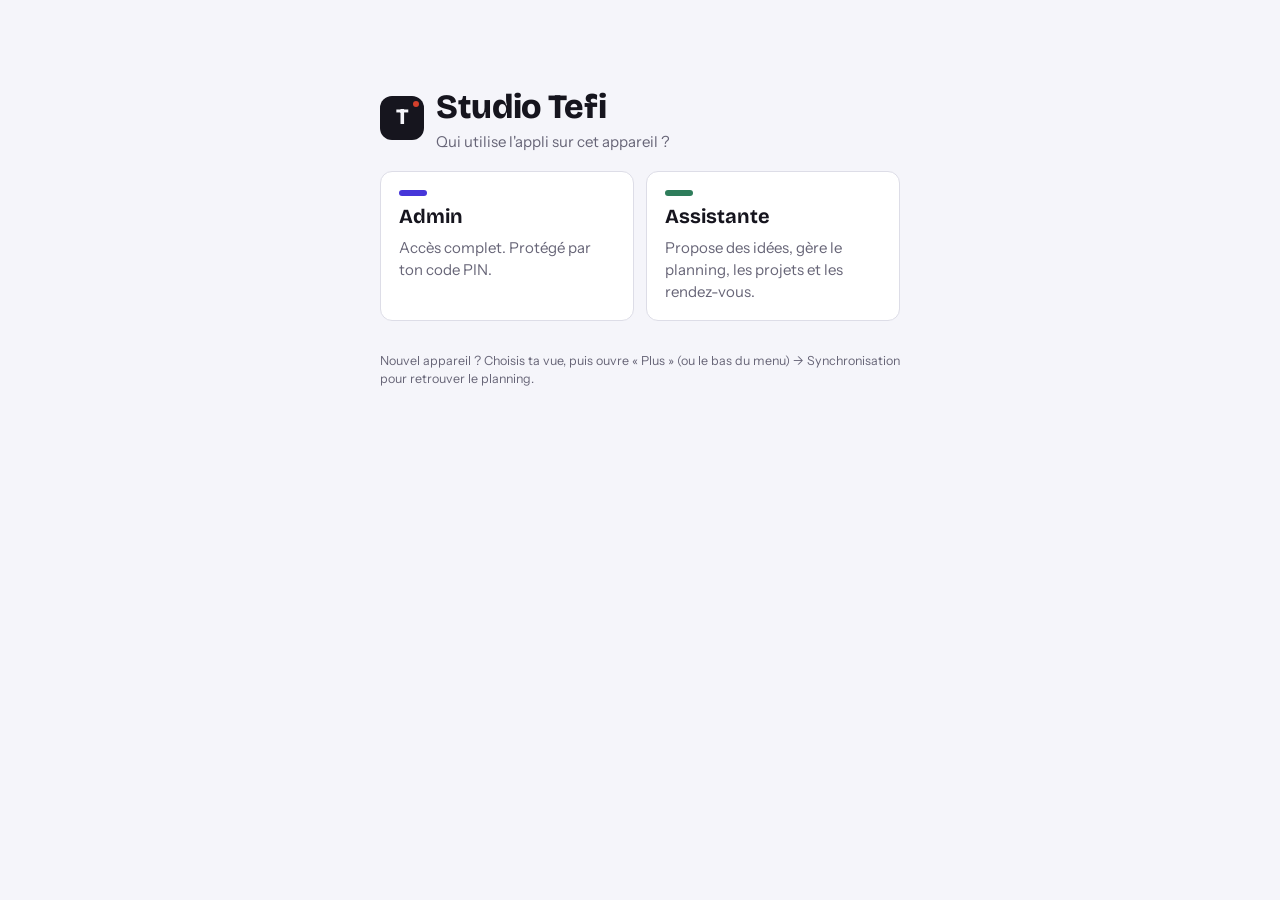
<file: versions/studiotefi-v3.4.html>
<!doctype html>
<!-- Studio Tefi · version 3.4 · 16 octobre 2026 -->
<html lang="fr">
<head>
<meta charset="utf-8">
<meta name="viewport" content="width=device-width,initial-scale=1,viewport-fit=cover">
<meta name="apple-mobile-web-app-capable" content="yes">
<meta name="mobile-web-app-capable" content="yes">
<meta name="apple-mobile-web-app-title" content="Studio Tefi">
<link rel="icon" href="data:image/svg+xml,%3Csvg xmlns='http://www.w3.org/2000/svg' viewBox='0 0 32 32'%3E%3Crect width='32' height='32' rx='8' fill='%2316151E'/%3E%3Ctext x='16' y='23' font-family='Arial' font-weight='700' font-size='19' fill='white' text-anchor='middle'%3ET%3C/text%3E%3Ccircle cx='25' cy='7' r='3' fill='%23E0533D'/%3E%3C/svg%3E">
<link rel="apple-touch-icon" href="data:image/svg+xml,%3Csvg xmlns='http://www.w3.org/2000/svg' viewBox='0 0 32 32'%3E%3Crect width='32' height='32' rx='8' fill='%2316151E'/%3E%3Ctext x='16' y='23' font-family='Arial' font-weight='700' font-size='19' fill='white' text-anchor='middle'%3ET%3C/text%3E%3Ccircle cx='25' cy='7' r='3' fill='%23E0533D'/%3E%3C/svg%3E">
<title>Studio Tefi</title>
<link rel="preconnect" href="https://fonts.googleapis.com">
<link rel="preconnect" href="https://fonts.gstatic.com" crossorigin>
<link rel="stylesheet" href="https://fonts.googleapis.com/css2?family=Bricolage+Grotesque:opsz,wght@12..96,500;12..96,700;12..96,800&family=Instrument+Sans:wght@400;500;600&family=Courier+Prime:wght@400;700&family=JetBrains+Mono:wght@500&display=swap">
<style>
/* Layout: régie de production — barre latérale (bureau) / barre d'onglets (mobile), contenu en panneaux, éditeur en volet latéral */
:root{
  --bg:#F5F5FA; --surface:#FFFFFF; --surface-2:#ECECF3; --line:#DDDDE7; --fg:#16151E; --muted:#676577;
  --accent:#4636D9; --accent-fg:#FFFFFF; --accent-soft:#E7E4FF;
  --late:#D2402C; --ok:#118A6B; --warn:#B98300;
  --shadow:0 1px 2px rgba(22,21,30,.06),0 8px 24px rgba(22,21,30,.06);
  --f-display:"Bricolage Grotesque",ui-sans-serif,system-ui,sans-serif;
  --f-body:"Instrument Sans",ui-sans-serif,system-ui,-apple-system,"Segoe UI",sans-serif;
  --f-script:"Courier Prime","Courier New",Courier,monospace;
  --f-mono:"JetBrains Mono",ui-monospace,SFMono-Regular,Menlo,monospace;
  --r:10px;
}
@media (prefers-color-scheme:dark){:root:not([data-theme="light"]){
  --bg:#0E0E14; --surface:#17161F; --surface-2:#211F2C; --line:#2E2C3B; --fg:#ECEBF4; --muted:#9C9AAE;
  --accent:#9389FF; --accent-fg:#0E0E14; --accent-soft:#25214A;
  --late:#FF6E5A; --ok:#33C79F; --warn:#F0B429; --shadow:0 1px 2px rgba(0,0,0,.4),0 8px 24px rgba(0,0,0,.3); color-scheme:dark}}
:root[data-theme="dark"]{
  --bg:#0E0E14; --surface:#17161F; --surface-2:#211F2C; --line:#2E2C3B; --fg:#ECEBF4; --muted:#9C9AAE;
  --accent:#9389FF; --accent-fg:#0E0E14; --accent-soft:#25214A;
  --late:#FF6E5A; --ok:#33C79F; --warn:#F0B429; --shadow:0 1px 2px rgba(0,0,0,.4),0 8px 24px rgba(0,0,0,.3); color-scheme:dark}

*{box-sizing:border-box}
[hidden]{display:none!important}
html,body{height:100%}
body{margin:0}
body{background:var(--bg);color:var(--fg);font-family:var(--f-body);font-size:15px;line-height:1.45;-webkit-font-smoothing:antialiased}
body.locked{overflow:hidden}
button,input,select,textarea{font:inherit;color:inherit}
button{cursor:pointer}
:focus-visible{outline:2px solid var(--accent);outline-offset:2px}
h1,h2,h3{font-family:var(--f-display);margin:0;text-wrap:balance;letter-spacing:-.01em}
h1{font-size:clamp(26px,4vw,34px);font-weight:800}
h2{font-size:19px;font-weight:700}
h3{font-size:15px;font-weight:700}
.muted{color:var(--muted)}
.mono{font-family:var(--f-mono);font-size:12.5px;font-variant-numeric:tabular-nums}
.label{font-size:11.5px;font-weight:600;letter-spacing:.07em;text-transform:uppercase;color:var(--muted)}
svg{width:20px;height:20px;flex:none}

/* Shell */
.app{display:grid;grid-template-columns:236px minmax(0,1fr);min-height:100%}
.nav{position:sticky;top:env(safe-area-inset-top,0px);height:100vh;display:flex;flex-direction:column;gap:4px;padding:22px 14px;border-right:1px solid var(--line);background:var(--surface)}
.brand{display:flex;align-items:center;gap:10px;padding:2px 10px 18px}
.brand-mark{width:30px;height:30px;border-radius:8px;background:var(--fg);color:var(--bg);display:grid;place-items:center;font-family:var(--f-display);font-weight:800;font-size:15px;position:relative}
.brand-mark::after{content:"";position:absolute;top:5px;right:5px;width:6px;height:6px;border-radius:50%;background:var(--late)}
.brand b{font-family:var(--f-display);font-size:18px;font-weight:800;letter-spacing:-.02em}
.nav-btn{display:flex;align-items:center;gap:12px;padding:10px 12px;border:0;border-radius:9px;background:none;color:var(--muted);font-weight:500;text-align:left}
.nav-btn:hover{background:var(--surface-2);color:var(--fg)}
.nav-btn[aria-current="page"]{background:var(--accent-soft);color:var(--accent);font-weight:600}
.nav-btn .count{margin-left:auto;font-family:var(--f-mono);font-size:11px;background:var(--surface-2);color:var(--muted);padding:1px 7px;border-radius:20px}
.nav-new{margin-top:14px;justify-content:center;background:var(--fg);color:var(--bg);font-weight:600}
.nav-new:hover{background:var(--fg);color:var(--bg);opacity:.9}
.sync{margin-top:auto;padding:10px 12px;font-size:12px;color:var(--muted);display:flex;gap:8px;align-items:flex-start}
.sync i{width:8px;height:8px;border-radius:50%;background:var(--muted);margin-top:5px;flex:none}
.sync.cloud i{background:var(--ok)} .sync.local i{background:var(--warn)}
main{min-width:0;padding-block:28px 60px;padding-left:max(16px,env(safe-area-inset-left,0px));padding-right:max(16px,env(safe-area-inset-right,0px))}
.wrap{max-width:1180px;margin:0 auto;display:flex;flex-direction:column;gap:22px}
@media (min-width:900px){main{padding-left:40px;padding-right:max(40px,env(safe-area-inset-right,0px))}}
.fab{display:none}
.nav-btn .sm{display:none}
@media (max-width:899px){
  .app{grid-template-columns:minmax(0,1fr)}
  .nav{position:fixed;inset:auto 0 0 0;top:auto;height:auto;flex-direction:row;justify-content:space-around;gap:0;padding:6px max(8px,env(safe-area-inset-right,0px)) calc(6px + env(safe-area-inset-bottom,0px)) max(8px,env(safe-area-inset-left,0px));border-right:0;border-top:1px solid var(--line);z-index:30}
  .brand,.sync,.nav-new{display:none}
  .nav-btn{flex-direction:column;gap:3px;font-size:11px;padding:6px 4px;flex:1;align-items:center;text-align:center}
  .nav-btn .count{display:none}
  .nav-btn .lg{display:none}.nav-btn .sm{display:inline}
  .nav-btn[aria-current="page"]{background:none}
  main{padding-block:18px calc(110px + env(safe-area-inset-bottom,0px))}
  .fab{display:grid;place-items:center;position:fixed;right:max(16px,env(safe-area-inset-right,0px));bottom:calc(76px + env(safe-area-inset-bottom,0px));width:54px;height:54px;border-radius:16px;border:0;background:var(--fg);color:var(--bg);box-shadow:var(--shadow);z-index:29}
  .fab svg{width:24px;height:24px}
}

/* Generic UI */
.head{display:flex;flex-wrap:wrap;align-items:flex-end;justify-content:space-between;gap:12px}
.head p{margin:4px 0 0}
.panel{background:var(--surface);border:1px solid var(--line);border-radius:var(--r);padding:18px}
.panel-h{display:flex;align-items:center;justify-content:space-between;gap:10px;margin-bottom:12px}
.btn{display:inline-flex;align-items:center;gap:7px;padding:8px 13px;border-radius:8px;border:1px solid var(--line);background:var(--surface);font-weight:500;font-size:14px;white-space:nowrap}
.btn:hover{border-color:var(--muted)}
.btn svg{width:17px;height:17px}
.btn.primary{background:var(--accent);color:var(--accent-fg);border-color:var(--accent)}
.btn.ghost{border-color:transparent;background:none}
.btn.ghost:hover{background:var(--surface-2)}
.btn.small{padding:5px 10px;font-size:13px}
.btn.danger{color:var(--late)}
.btn.danger[data-armed="1"]{background:var(--late);color:#fff;border-color:var(--late)}
.icon-btn{display:inline-grid;place-items:center;width:34px;height:34px;border-radius:8px;border:1px solid var(--line);background:var(--surface)}
.icon-btn:hover{border-color:var(--muted)}
.seg{display:inline-flex;background:var(--surface-2);border-radius:9px;padding:3px;gap:2px}
.seg button{border:0;background:none;padding:6px 12px;border-radius:7px;font-size:13.5px;font-weight:500;color:var(--muted)}
.seg button[aria-pressed="true"]{background:var(--surface);color:var(--fg);box-shadow:0 1px 2px rgba(0,0,0,.1)}
.field{display:flex;flex-direction:column;gap:5px;min-width:0}
.field>span{font-size:12.5px;font-weight:600;color:var(--muted)}
.inp{width:100%;padding:9px 11px;border:1px solid var(--line);border-radius:8px;background:var(--surface);min-width:0}
.inp:focus{border-color:var(--accent);outline:none;box-shadow:0 0 0 3px var(--accent-soft)}
textarea.inp{resize:vertical;min-height:70px}
select.inp{padding-right:28px}
.filters{display:flex;flex-wrap:wrap;gap:8px;align-items:center}
.filters select{width:auto;max-width:100%;padding:6px 26px 6px 10px;font-size:13.5px;border-radius:20px}
.filters select.on{border-color:var(--accent);background:var(--accent-soft);color:var(--accent);font-weight:600}
.dot{display:inline-block;width:8px;height:8px;border-radius:50%;background:var(--c,var(--muted));flex:none}
.pill{display:inline-flex;align-items:center;gap:6px;padding:2px 9px;border-radius:20px;font-size:12px;font-weight:600;background:color-mix(in srgb,var(--c) 14%,transparent);color:color-mix(in srgb,var(--c) 75%,var(--fg));white-space:nowrap}
.pill.plain{background:var(--surface-2);color:var(--muted)}
.empty{padding:28px 18px;text-align:center;color:var(--muted);border:1.5px dashed var(--line);border-radius:var(--r)}
.empty b{display:block;color:var(--fg);font-family:var(--f-display);font-size:17px;margin-bottom:4px}
.empty .btn{margin-top:12px}
.grid-2{display:grid;grid-template-columns:repeat(2,minmax(0,1fr));gap:18px}
.grid-3{display:grid;grid-template-columns:repeat(3,minmax(0,1fr));gap:12px}
@media (max-width:760px){.grid-2,.grid-3{grid-template-columns:minmax(0,1fr)}}

/* Home */
.stats{display:grid;grid-template-columns:repeat(4,minmax(0,1fr));gap:12px}
@media (max-width:760px){.stats{grid-template-columns:repeat(2,minmax(0,1fr))}}
.stat{background:var(--surface);border:1px solid var(--line);border-radius:var(--r);padding:14px 16px;text-align:left;display:flex;flex-direction:column;gap:2px}
.stat:hover{border-color:var(--muted)}
.stat strong{font-family:var(--f-display);font-size:32px;font-weight:800;line-height:1.1;font-variant-numeric:tabular-nums}
.stat.alert strong{color:var(--late)}
.strip{display:grid;grid-template-columns:repeat(7,minmax(0,1fr));gap:6px}
.strip button{border:1px solid var(--line);background:var(--surface);border-radius:9px;padding:9px 4px 10px;display:flex;flex-direction:column;align-items:center;gap:4px;min-width:0}
.strip button:hover{border-color:var(--muted)}
.strip .d{font-family:var(--f-display);font-size:20px;font-weight:700;line-height:1}
.strip .is-today{background:var(--fg);color:var(--bg);border-color:var(--fg)}
.strip .is-today .label{color:inherit;opacity:.7}
.dots{display:flex;gap:3px;flex-wrap:wrap;justify-content:center;min-height:8px;max-width:100%}
.dots .dot{width:7px;height:7px}
.rows{display:flex;flex-direction:column}
.row{display:flex;align-items:center;gap:12px;padding:10px 4px;border-top:1px solid var(--line);min-width:0}
.row:first-child{border-top:0}
.row-main{flex:1;min-width:0;display:flex;flex-direction:column;gap:3px;background:none;border:0;padding:0;text-align:left}
.row-main b{font-weight:600;overflow:hidden;text-overflow:ellipsis;white-space:nowrap}
.row-meta{display:flex;flex-wrap:wrap;gap:6px;align-items:center;font-size:13px;color:var(--muted)}
.when{width:58px;flex:none;display:flex;flex-direction:column;align-items:flex-start}
.when b{font-family:var(--f-display);font-size:18px;line-height:1}
.when.late b{color:var(--late)}
.pipe{display:flex;height:12px;border-radius:6px;overflow:hidden;background:var(--surface-2);gap:2px}
.pipe i{background:var(--c)}
.legend{display:flex;flex-wrap:wrap;gap:6px 14px;margin-top:10px;font-size:13px}
.legend span{display:inline-flex;align-items:center;gap:6px}
.acc-row{display:grid;grid-template-columns:minmax(0,1fr) auto auto;gap:12px;align-items:center;padding:9px 0;border-top:1px solid var(--line)}
.acc-row:first-child{border-top:0}
.acc-name{display:flex;align-items:center;gap:8px;min-width:0;font-weight:600}
.acc-name span{overflow:hidden;text-overflow:ellipsis;white-space:nowrap}
.kv{display:flex;flex-direction:column;align-items:flex-end;font-size:12px;color:var(--muted)}
.kv b{font-family:var(--f-mono);font-size:14px;color:var(--fg)}
.onboard ol{margin:10px 0 0;padding-left:20px;display:flex;flex-direction:column;gap:6px}

/* Calendar */
.cal-bar{display:flex;flex-wrap:wrap;gap:10px;align-items:center;justify-content:space-between}
.cal-nav{display:flex;align-items:center;gap:6px}
.cal-title{font-family:var(--f-display);font-weight:700;font-size:21px;min-width:0;text-transform:capitalize;margin:0 6px}
.toggle{display:inline-flex;align-items:center;gap:7px;font-size:13.5px;color:var(--muted);cursor:pointer}
.toggle input{accent-color:var(--accent);width:16px;height:16px}
.month{display:grid;grid-template-columns:repeat(7,minmax(0,1fr));border:1px solid var(--line);border-radius:var(--r);overflow:hidden;background:var(--line);gap:1px}
.dow{background:var(--surface-2);padding:7px 8px;font-size:11.5px;font-weight:600;letter-spacing:.06em;text-transform:uppercase;color:var(--muted)}
.day{background:var(--surface);min-height:118px;padding:6px;display:flex;flex-direction:column;gap:3px;min-width:0;cursor:pointer;position:relative}
.day.out{background:var(--bg)}
.day.out .num{opacity:.45}
.day.sel{box-shadow:inset 0 0 0 2px var(--accent)}
.day.drop{background:var(--accent-soft)}
.num{font-family:var(--f-mono);font-size:12px;font-weight:500;width:24px;height:24px;display:grid;place-items:center;border-radius:50%}
.day.today .num{background:var(--late);color:#fff}
.ev{display:flex;align-items:center;gap:5px;width:100%;min-width:0;border:0;border-radius:5px;padding:3px 6px;font-size:12px;text-align:left;background:color-mix(in srgb,var(--c) 15%,var(--surface));color:var(--fg);cursor:pointer;line-height:1.3}
.ev:hover{background:color-mix(in srgb,var(--c) 26%,var(--surface))}
.ev .t{font-family:var(--f-mono);font-size:10.5px;color:var(--muted);flex:none}
.ev .n{overflow:hidden;text-overflow:ellipsis;white-space:nowrap;font-weight:500}
.ev.prod{background:none;border:1px dashed color-mix(in srgb,var(--fg) 25%,transparent);color:var(--muted)}
.ev.done .n{text-decoration:line-through;opacity:.6}
.ev.late{box-shadow:inset 2px 0 0 var(--late)}
.more{font-size:11.5px;color:var(--muted);padding-left:4px}
@media (max-width:640px){
  .day{min-height:64px;padding:4px;gap:2px;align-items:center}
  .day .ev{height:5px;padding:0;border-radius:3px;background:var(--c)}
  .day .ev.prod{border:0;background:color-mix(in srgb,var(--fg) 25%,transparent)}
  .day .ev .t,.day .ev .n{display:none}
  .dow{padding:6px 2px;text-align:center;font-size:10.5px}
}
.week{display:grid;grid-template-columns:repeat(7,minmax(0,1fr));gap:8px}
.wcol{background:var(--surface);border:1px solid var(--line);border-radius:var(--r);padding:8px;min-height:260px;display:flex;flex-direction:column;gap:5px;min-width:0}
.wcol.today{border-color:var(--late)}
.wcol.drop{background:var(--accent-soft)}
.wcol-h{display:flex;justify-content:space-between;align-items:baseline;padding:2px 2px 6px;border-bottom:1px solid var(--line);margin-bottom:3px}
.wcol-h b{font-family:var(--f-display);font-size:20px}
.wcol .ev{flex-direction:column;align-items:flex-start;gap:1px;padding:6px 7px}
.wcol .ev .n{white-space:normal}
@media (max-width:899px){.week{grid-template-columns:minmax(0,1fr)}.wcol{min-height:0}.wcol .ev{flex-direction:row;align-items:center}}
.agenda{display:flex;flex-direction:column;gap:16px}
.agenda-day{display:grid;grid-template-columns:92px minmax(0,1fr);gap:14px}
@media (max-width:560px){.agenda-day{grid-template-columns:minmax(0,1fr);gap:6px}}
.agenda-date{padding-top:10px}
.agenda-date b{font-family:var(--f-display);font-size:22px;display:block;line-height:1}
.daypanel .row{padding:11px 2px}
.tag-kind{font-size:11px;font-weight:600;letter-spacing:.05em;text-transform:uppercase}

/* Board */
.board{display:grid;grid-auto-flow:column;grid-auto-columns:minmax(250px,1fr);gap:12px;overflow-x:auto;padding-bottom:8px;scroll-snap-type:x proximity}
.col{background:var(--surface-2);border-radius:var(--r);padding:10px;display:flex;flex-direction:column;gap:8px;min-height:200px;scroll-snap-align:start;min-width:0}
.col.drop{outline:2px dashed var(--accent);outline-offset:-2px}
.col-h{display:flex;align-items:center;gap:8px;padding:2px 4px 4px;font-weight:600}
.col-h .mono{margin-left:auto;color:var(--muted)}
.card{background:var(--surface);border:1px solid var(--line);border-radius:9px;padding:11px 12px;display:flex;flex-direction:column;gap:8px;cursor:pointer;min-width:0}
.card:hover{border-color:var(--muted)}
.card-t{font-weight:600;line-height:1.3;overflow-wrap:anywhere}
.card-f{display:flex;flex-wrap:wrap;gap:5px;align-items:center}
.card-b{display:flex;justify-content:space-between;align-items:center;gap:8px}
.chip-acc{display:inline-flex;align-items:center;gap:5px;font-size:12px;color:var(--muted);background:var(--surface-2);border-radius:5px;padding:2px 7px;max-width:100%;overflow:hidden;white-space:nowrap;text-overflow:ellipsis}
.chip-acc.late{color:var(--late)}
.table-wrap{overflow-x:auto;border:1px solid var(--line);border-radius:var(--r);background:var(--surface)}
table{width:100%;border-collapse:collapse;font-size:14px;min-width:640px}
th{text-align:left;font-size:11.5px;letter-spacing:.06em;text-transform:uppercase;color:var(--muted);font-weight:600;padding:10px 12px;border-bottom:1px solid var(--line);background:var(--surface-2)}
td{padding:10px 12px;border-bottom:1px solid var(--line);vertical-align:middle}
tr:last-child td{border-bottom:0}
tbody tr{cursor:pointer}
tbody tr:hover td{background:var(--surface-2)}
.search{position:relative;flex:1;min-width:180px;max-width:340px}
.search svg{position:absolute;left:10px;top:50%;transform:translateY(-50%);color:var(--muted);width:17px;height:17px}
.search .inp{padding-left:34px}

/* Ideas */
.quick{display:flex;gap:8px;flex-wrap:wrap}
.quick .inp:first-child{flex:1;min-width:200px}
.quick select{width:auto}
.ideas{display:grid;grid-template-columns:repeat(auto-fill,minmax(260px,1fr));gap:12px}
.idea{background:var(--surface);border:1px solid var(--line);border-radius:var(--r);padding:14px;display:flex;flex-direction:column;gap:10px;min-width:0}
.idea p{margin:0;color:var(--muted);font-size:14px;overflow-wrap:anywhere;display:-webkit-box;-webkit-line-clamp:3;-webkit-box-orient:vertical;overflow:hidden}
.idea .card-b{margin-top:auto}

/* Settings */
.set-list{display:flex;flex-direction:column;gap:8px}
.set-item{display:flex;align-items:center;gap:8px;min-width:0}
.set-item .inp{flex:1}
.swatch{width:34px;height:34px;padding:2px;border:1px solid var(--line);border-radius:8px;background:var(--surface);flex:none;cursor:pointer}
.plat-group{display:flex;flex-direction:column;gap:6px;padding:10px 0;border-top:1px solid var(--line)}
.plat-group:first-child{border-top:0;padding-top:0}
.add-form{display:flex;gap:8px;flex-wrap:wrap;margin-top:12px}
.add-form .inp{flex:1;min-width:140px}
.add-form select.inp{flex:0 1 auto;width:auto}

/* Editor sheet */
.sheet{position:fixed;inset:0;z-index:50;display:flex;justify-content:flex-end;background:color-mix(in srgb,#000 38%,transparent)}
.sheet-panel{width:min(780px,100%);height:100%;background:var(--bg);display:flex;flex-direction:column;box-shadow:var(--shadow);animation:slide .22s ease-out}
@keyframes slide{from{transform:translateX(30px);opacity:.4}to{transform:none;opacity:1}}
@media (prefers-reduced-motion:reduce){.sheet-panel{animation:none}}
.sheet-top{display:flex;align-items:center;gap:10px;padding:calc(10px + env(safe-area-inset-top,0px)) max(16px,env(safe-area-inset-right,0px)) 10px max(16px,env(safe-area-inset-left,0px));border-bottom:1px solid var(--line);background:var(--surface)}
.saved{font-size:12.5px;color:var(--muted);margin-right:auto;display:flex;align-items:center;gap:6px}
.saved i{width:7px;height:7px;border-radius:50%;background:var(--ok)}
.saved.pending i{background:var(--warn)}
.sheet-body{flex:1;overflow-y:auto;padding:22px max(16px,env(safe-area-inset-right,0px)) calc(40px + env(safe-area-inset-bottom,0px)) max(16px,env(safe-area-inset-left,0px));display:flex;flex-direction:column;gap:22px}
@media (min-width:700px){.sheet-body{padding-left:32px;padding-right:32px}}
.title-inp{font-family:var(--f-display);font-size:clamp(24px,4vw,30px);font-weight:800;border:0;background:none;padding:2px 0;width:100%;letter-spacing:-.015em}
.title-inp:focus{outline:none}
.title-inp::placeholder{color:var(--muted);opacity:.6}
.ed-sec{display:flex;flex-direction:column;gap:12px}
.ed-sec-h{display:flex;align-items:center;justify-content:space-between;gap:10px;padding-bottom:6px;border-bottom:1px solid var(--line)}
.status-pick{display:flex;flex-wrap:wrap;gap:6px}
.status-pick button{display:inline-flex;align-items:center;gap:6px;border:1px solid var(--line);background:var(--surface);border-radius:20px;padding:6px 12px;font-size:13.5px;font-weight:500}
.status-pick button[aria-pressed="true"]{background:var(--c);border-color:var(--c);color:#fff}
.status-pick button[aria-pressed="true"] .dot{background:#fff}
.pub{display:grid;grid-template-columns:minmax(0,2.2fr) minmax(0,1fr) 104px auto auto;grid-template-areas:'acc date time done x';gap:8px;align-items:center;background:var(--surface);border:1px solid var(--line);border-radius:9px;padding:8px}
.pub.isdone{opacity:.7}
.pub-done{display:inline-flex;align-items:center;gap:6px;font-size:13px;color:var(--muted);white-space:nowrap;cursor:pointer}
.pub-done input{accent-color:var(--ok);width:17px;height:17px}
.pub-acc{grid-area:acc;min-width:0}.pub>[data-pf=date]{grid-area:date}.pub>[data-pf=time]{grid-area:time}.pub-done{grid-area:done}.pub>.icon-btn{grid-area:x}
@media (max-width:620px){.pub{grid-template-columns:minmax(0,1fr) minmax(0,1fr) auto;grid-template-areas:'acc acc x' 'date time done'}}
.f-grid{display:grid;grid-template-columns:repeat(3,minmax(0,1fr));gap:12px}
@media (max-width:620px){.f-grid{grid-template-columns:repeat(2,minmax(0,1fr))}}
.f-grid .wide{grid-column:1 / -1}
.scene{background:var(--surface);border:1px solid var(--line);border-radius:9px;overflow:hidden}
.scene-h{display:flex;align-items:center;gap:6px;padding:6px 6px 6px 12px;border-bottom:1px solid var(--line);background:var(--surface-2)}
.scene-h input{flex:1;border:0;background:none;font-family:var(--f-script);font-weight:700;text-transform:uppercase;font-size:14px;padding:4px 0;min-width:0}
.scene-h input:focus{outline:none}
.scene textarea{display:block;width:100%;border:0;background:var(--surface);font-family:var(--f-script);font-size:15px;line-height:1.6;padding:14px 16px;min-height:150px;resize:vertical}
.scene textarea:focus{outline:none;box-shadow:inset 0 0 0 2px var(--accent-soft)}
.hint{font-size:12.5px;color:var(--muted)}
.ed-foot{display:flex;flex-wrap:wrap;gap:8px;padding-top:14px;border-top:1px solid var(--line)}
.toast{position:fixed;left:50%;bottom:calc(90px + env(safe-area-inset-bottom,0px));transform:translateX(-50%);background:var(--fg);color:var(--bg);padding:10px 16px;border-radius:9px;font-size:14px;z-index:80;max-width:calc(100% - 32px);box-shadow:var(--shadow)}
@media (min-width:900px){.toast{bottom:28px}}
.loading{padding:60px 0;text-align:center;color:var(--muted)}
/* v2 */
.stats{grid-template-columns:repeat(5,minmax(0,1fr))}
@media (max-width:760px){.stats{grid-template-columns:repeat(2,minmax(0,1fr))}.stats .stat:first-child{grid-column:1 / -1}}
.stat[aria-pressed="true"]{border-color:var(--fg);box-shadow:inset 0 0 0 1px var(--fg)}
.strip button[aria-pressed="true"]{border-color:var(--accent);box-shadow:inset 0 0 0 1px var(--accent)}
.strip .is-today[aria-pressed="true"]{box-shadow:0 0 0 2px var(--accent)}
.netbar{display:flex;flex-wrap:wrap;gap:8px;align-items:center}
.acc-chip{display:inline-flex;align-items:center;gap:7px;padding:5px 10px 5px 9px;border:1px solid var(--line);border-radius:20px;background:var(--surface);font-size:13.5px;font-weight:500;max-width:100%}
.acc-chip span.h{overflow:hidden;text-overflow:ellipsis;white-space:nowrap}
.nat{font-size:10px;font-weight:700;letter-spacing:.07em;text-transform:uppercase;padding:1px 6px;border-radius:4px;background:var(--surface-2);color:var(--muted);white-space:nowrap}
.nat.pro{background:var(--fg);color:var(--bg)}
.nat.unset{background:none;border:1px dashed var(--muted)}
.quick-acc{display:flex;flex-wrap:wrap;gap:8px;margin-top:12px}
.quick-acc .inp{width:auto;flex:0 1 auto}
.quick-acc input.inp{flex:1 1 160px}
.row-acts{display:flex;gap:4px;flex:none;align-items:center}
.icon-btn.sm{width:32px;height:32px}
.icon-btn.sm svg{width:16px;height:16px}
.icon-btn.danger{color:var(--late)}
.icon-btn[data-armed="1"]{width:auto;padding:0 10px;background:var(--late);color:#fff;border-color:var(--late);font-size:12.5px;font-weight:600}
.peek{position:fixed;inset:0;z-index:60;display:flex;align-items:center;justify-content:center;background:color-mix(in srgb,#000 42%,transparent);padding:16px}
.peek-panel{width:min(620px,100%);max-height:100%;overflow-y:auto;background:var(--bg);border-radius:14px;box-shadow:var(--shadow);display:flex;flex-direction:column;animation:pop .18s ease-out}
@keyframes pop{from{transform:translateY(12px);opacity:.5}to{transform:none;opacity:1}}
@media (prefers-reduced-motion:reduce){.peek-panel{animation:none}}
@media (max-width:640px){.peek{align-items:flex-end;padding:0}.peek-panel{border-radius:16px 16px 0 0;max-height:92%}}
.peek-h{display:flex;gap:12px;align-items:flex-start;padding:16px 18px 14px;border-bottom:1px solid var(--line);background:var(--surface);position:sticky;top:0;z-index:2}
.peek-h h2{font-size:22px;font-weight:800;overflow-wrap:anywhere}
.peek-b{padding:16px 18px;display:flex;flex-direction:column;gap:18px}
.peek-f{display:flex;flex-wrap:wrap;gap:8px;padding:12px 18px calc(12px + env(safe-area-inset-bottom,0px));border-top:1px solid var(--line);background:var(--surface);position:sticky;bottom:0}
.peek-f .btn.primary{margin-right:auto}
.ppub{display:grid;grid-template-columns:minmax(0,1fr) 140px 92px auto auto;grid-template-areas:'acc date time done x';gap:8px;align-items:center;background:var(--surface);border:1px solid var(--line);border-radius:9px;padding:8px 8px 8px 12px}
.ppub .acc{grid-area:acc;display:flex;align-items:center;gap:7px;min-width:0;font-weight:600;font-size:14px}
.ppub .acc span.h{overflow:hidden;text-overflow:ellipsis;white-space:nowrap}
.ppub>[data-ppf=date]{grid-area:date}.ppub>[data-ppf=time]{grid-area:time}.ppub .pub-done{grid-area:done}.ppub>.icon-btn{grid-area:x;justify-self:end}
.ppub.late{border-color:var(--late)}
@media (max-width:560px){.ppub{grid-template-columns:minmax(0,1fr) minmax(0,1fr) auto;grid-template-areas:'acc acc x' 'date time done'}}
.kvs{display:grid;grid-template-columns:repeat(auto-fill,minmax(150px,1fr));gap:10px 16px}
.kvs div{display:flex;flex-direction:column;gap:1px;min-width:0}
.kvs b{font-weight:500;overflow-wrap:anywhere}
.script-ex{font-family:var(--f-script);white-space:pre-wrap;background:var(--surface);border:1px solid var(--line);border-radius:9px;padding:12px 14px;font-size:14px;line-height:1.55;max-height:200px;overflow:auto;margin:0;overflow-wrap:anywhere}
.theme-pick{display:flex;flex-wrap:wrap;gap:6px}
.theme-pick button{border:1px solid var(--line);background:var(--surface);border-radius:20px;padding:5px 11px;font-size:13px;font-weight:500;color:var(--muted)}
.theme-pick button[aria-pressed="true"]{background:var(--accent-soft);border-color:var(--accent);color:var(--accent);font-weight:600}
.hist{display:flex;flex-direction:column}
.hist-row{display:grid;grid-template-columns:auto minmax(0,1fr) auto;gap:12px;align-items:center;padding:10px 0;border-top:1px solid var(--line)}
.hist-row:first-child{border-top:0}
.hist-ic{width:30px;height:30px;border-radius:8px;display:grid;place-items:center;background:var(--surface-2);color:var(--muted);font-size:15px;font-weight:700}
.hist-ic.create{color:var(--ok)}.hist-ic.delete{color:var(--late)}.hist-ic.restore{color:var(--accent)}
.hist-row b{font-weight:600;overflow-wrap:anywhere}
.ver{padding:12px 0;border-top:1px solid var(--line)}
.ver:first-child{border-top:0;padding-top:0}
.ver ul{margin:6px 0 0;padding-left:18px;display:flex;flex-direction:column;gap:3px;font-size:14px}
.toast{display:flex;align-items:center;gap:14px}
.toast[hidden]{display:none}
.toast button{background:none;border:0;color:inherit;font-weight:700;text-decoration:underline;padding:0}
.plat-card{display:flex;flex-direction:column;gap:10px}
.plat-card .set-item h3{font-size:17px}
.acc-line{display:grid;grid-template-columns:minmax(0,1fr) auto auto auto auto;gap:8px;align-items:center}
@media (max-width:560px){.acc-line{grid-template-columns:minmax(0,1fr) auto;}.acc-line .used{display:none}}
.seg.sm button{padding:5px 10px;font-size:12.5px}
.sync-box{display:flex;flex-direction:column;gap:10px}
.code{font-family:var(--f-mono);font-size:12.5px;background:var(--surface-2);padding:2px 6px;border-radius:5px;overflow-wrap:anywhere}
@media (max-width:899px){.nav-btn{font-size:10.5px;padding:6px 2px}}
.shoot{display:grid;grid-template-columns:minmax(0,1fr) minmax(0,1fr) minmax(0,1.3fr) auto;grid-template-areas:'start end loc x' 'note note note note' 'sum sum sum sum';gap:8px 10px;background:var(--surface);border:1px solid var(--line);border-radius:9px;padding:10px 12px;align-items:end}
.sh-start{grid-area:start}.sh-end{grid-area:end}.sh-loc{grid-area:loc}.sh-x{grid-area:x}.sh-note{grid-area:note}.sh-sum{grid-area:sum;font-weight:600;color:var(--fg)}
@media (max-width:620px){.shoot{grid-template-columns:minmax(0,1fr) minmax(0,1fr);grid-template-areas:'start end' 'loc loc' 'note note' 'sum x'}.sh-x{justify-self:end}}
.chan{display:flex;flex-direction:column;gap:12px}
.chan-h{display:flex;align-items:baseline;gap:10px;padding-top:6px}
.pub-acc{display:flex;gap:8px}
.pub-acc select:first-child{flex:0 0 40%;min-width:0}
.pub-acc select:last-child{flex:1;min-width:0}
.nav-mob{display:none}
@media (max-width:899px){.nav-desk{display:none!important}.nav-mob{display:flex}}
body[data-role="assistant"] .admin-only{display:none!important}
.nav-role{margin-top:6px;font-size:13px}
.nav-role b{color:var(--accent)}
body[data-role="assistant"]{--accent:#2E7D5B;--accent-fg:#FFFFFF;--accent-soft:#DAEFE3;--bg:#F1F6F2;--surface-2:#E5EEE8;--line:#D3E0D8}
@media (prefers-color-scheme:dark){:root:not([data-theme="light"]) body[data-role="assistant"]{--accent:#5FCB9C;--accent-fg:#0B1410;--accent-soft:#163428;--bg:#0B120F;--surface:#131C18;--surface-2:#1A2620;--line:#283832}}
:root[data-theme="dark"] body[data-role="assistant"]{--accent:#5FCB9C;--accent-fg:#0B1410;--accent-soft:#163428;--bg:#0B120F;--surface:#131C18;--surface-2:#1A2620;--line:#283832}
body[data-role="assistant"] .brand-mark,body[data-role="assistant"] .nav-new,body[data-role="assistant"] .fab{background:var(--accent);color:var(--accent-fg)}
body[data-role="assistant"] .strip .is-today{background:var(--accent);border-color:var(--accent);color:var(--accent-fg)}
.rolebar{display:flex;align-items:center;justify-content:space-between;gap:10px;background:var(--accent);color:var(--accent-fg);border-radius:10px;padding:9px 14px;font-weight:600;font-size:14px;max-width:1180px;margin:0 auto 18px}
.rolebar button{background:color-mix(in srgb,var(--accent-fg) 18%,transparent);border:0;color:inherit;border-radius:7px;padding:5px 10px;font-weight:600;font-size:13px}
body.gated .nav,body.gated .fab{display:none}
body.gated .app{grid-template-columns:minmax(0,1fr)}
.gate{max-width:520px;margin:6vh auto 0;display:flex;flex-direction:column;gap:18px}
.gate-brand{display:flex;align-items:center;gap:12px}
.gate-brand .brand-mark{width:44px;height:44px;font-size:22px;border-radius:12px}
.gate-choices{display:grid;grid-template-columns:1fr 1fr;gap:12px}
@media (max-width:480px){.gate-choices{grid-template-columns:1fr}}
.gate-choice{display:flex;flex-direction:column;gap:6px;text-align:left;padding:18px;border-radius:12px;border:1px solid var(--line);background:var(--surface)}
.gate-choice:hover{border-color:var(--muted)}
.gate-choice b{font-family:var(--f-display);font-size:20px}
.gate-choice i{width:28px;height:6px;border-radius:3px;background:var(--c)}
.pin{font-family:var(--f-mono);font-size:22px;letter-spacing:.4em;text-align:center}
.more-list{display:flex;flex-direction:column;gap:8px}
.more-list .btn{justify-content:flex-start;padding:14px 16px;font-size:15px}
.idea-cols{display:grid;grid-template-columns:repeat(auto-fill,minmax(280px,1fr));gap:12px}
.idea .by{font-size:12.5px;color:var(--muted)}
.idea.proposee{border-color:var(--accent);box-shadow:inset 0 0 0 1px var(--accent)}
.review{border-radius:8px;padding:8px 10px;font-size:13.5px;background:var(--surface-2)}
.review.atravailler{background:color-mix(in srgb,var(--warn) 14%,var(--surface))}
.review.refusee{background:color-mix(in srgb,var(--late) 12%,var(--surface))}
.review b{display:block;font-size:11.5px;letter-spacing:.06em;text-transform:uppercase;margin-bottom:2px}
.links{display:flex;flex-wrap:wrap;gap:6px}
.link-chip{display:inline-flex;align-items:center;gap:5px;padding:3px 9px;border-radius:6px;background:var(--surface-2);color:var(--fg);font-size:12.5px;font-weight:600;text-decoration:none;max-width:100%;overflow:hidden;text-overflow:ellipsis;white-space:nowrap}
.link-chip:hover{background:var(--accent-soft);color:var(--accent)}
.sec-title{display:flex;align-items:baseline;gap:10px}
details.fold summary{cursor:pointer;font-family:var(--f-display);font-weight:700;font-size:17px;padding:4px 0}
.chip-pick{display:flex;flex-wrap:wrap;gap:6px}
.chip-pick button{display:inline-flex;align-items:center;gap:6px;border:1px solid var(--line);background:var(--surface);border-radius:20px;padding:5px 11px;font-size:13px;color:var(--muted)}
.chip-pick button[aria-pressed="true"]{background:var(--accent-soft);border-color:var(--accent);color:var(--accent);font-weight:600}
.link-line{display:flex;gap:8px;align-items:center}
.link-line .inp{flex:1}
.rdv-row .when b{font-size:15px}
.rdv-time{font-family:var(--f-mono);font-size:12.5px}
.ev.rdv{background:color-mix(in srgb,var(--c) 22%,var(--surface));font-weight:600}
.comp-card{display:flex;flex-direction:column;gap:10px}
.kind-seg button[aria-pressed="true"]{color:var(--fg)}
.seg{flex-wrap:wrap}
.doc-lines{display:flex;flex-direction:column;gap:8px}
.dl{display:grid;grid-template-columns:minmax(0,1fr) 72px 118px 130px 120px auto;gap:8px;align-items:start}
.dl textarea{min-height:40px;resize:vertical}
.dl-h{font-size:11.5px;font-weight:600;letter-spacing:.06em;text-transform:uppercase;color:var(--muted);align-items:end}
.dl-tot{text-align:right;padding-top:11px;font-weight:600}
@media (max-width:700px){.dl{grid-template-columns:minmax(0,1fr) minmax(0,1fr) auto;background:var(--surface);border:1px solid var(--line);border-radius:9px;padding:8px}
  .dl textarea{grid-column:1 / -1}.dl-h{display:none}.dl-tot{grid-column:1 / 3;text-align:left;padding-top:0}.dl>.icon-btn{grid-column:3;grid-row:4;justify-self:end}}
.totals{display:flex;flex-direction:column;gap:6px;max-width:420px;margin-left:auto;width:100%}
.totals>div{display:flex;justify-content:space-between;gap:12px;font-variant-numeric:tabular-nums}
.totals>div b{font-family:var(--f-mono);font-size:14px}
.totals .grand{background:var(--accent);color:var(--accent-fg);border-radius:8px;padding:9px 12px;font-weight:700}
.totals .grand b{font-size:16px}
.perm-group{display:flex;flex-direction:column;gap:2px;padding:8px 0;border-top:1px solid var(--line)}
.perm-group:first-of-type{border-top:0}
.perm{display:flex;align-items:center;justify-content:space-between;gap:12px;padding:7px 2px;cursor:pointer}
.switch{appearance:none;-webkit-appearance:none;width:40px;height:23px;border-radius:12px;background:var(--line);position:relative;flex:none;cursor:pointer;transition:background .15s}
.switch::after{content:"";position:absolute;top:3px;left:3px;width:17px;height:17px;border-radius:50%;background:#fff;box-shadow:0 1px 2px rgba(0,0,0,.25);transition:transform .15s}
.switch:checked{background:var(--ok)}
.switch:checked::after{transform:translateX(17px)}
@media (prefers-reduced-motion:reduce){.switch,.switch::after{transition:none}}
.pbar{height:10px;border-radius:6px;background:color-mix(in srgb,var(--late) 18%,var(--surface-2));overflow:hidden}
.pbar i{display:block;height:100%;background:var(--ok);border-radius:6px}
.creance{display:flex;flex-direction:column;gap:6px;margin-bottom:12px}
.creance-txt{display:flex;flex-wrap:wrap;gap:6px 16px;align-items:center;font-size:14px}
.suivi-list{display:flex;flex-direction:column;gap:10px}
.suivi{border:1px solid var(--line);border-radius:10px;padding:12px;display:flex;flex-direction:column;gap:8px;background:var(--bg)}
.suivi-h{display:flex;gap:12px;align-items:flex-start;justify-content:space-between}
.suivi-amt{display:flex;flex-direction:column;align-items:flex-end;flex:none}
.suivi-amt b{font-size:15px}
.paylist{display:flex;flex-direction:column;gap:4px}
.payrow{display:flex;flex-wrap:wrap;gap:8px;align-items:center;font-size:13.5px;padding:6px 8px;border-radius:7px;background:var(--surface)}
.payrow>span:nth-child(2){flex:1;min-width:140px}
.payrow.pending{background:color-mix(in srgb,var(--warn) 12%,var(--surface))}
.payform{border-top:1px dashed var(--line);padding-top:10px;display:flex;flex-direction:column;gap:8px}
.btn.on{background:var(--accent-soft);border-color:var(--accent);color:var(--accent)}
.btn.danger.on{background:var(--late);border-color:var(--late);color:#fff}
@media (max-width:560px){.suivi-h{flex-direction:column}.suivi-amt{align-items:flex-start}}
</style>


</head>
<body>
<div class="app">
  <nav class="nav" id="nav" aria-label="Navigation">
    <div class="brand"><div class="brand-mark">T</div><b>Studio Tefi</b></div>
    <button class="nav-btn" data-nav="home"><svg viewBox="0 0 24 24" fill="none" stroke="currentColor" stroke-width="1.8" stroke-linecap="round" stroke-linejoin="round"><path d="M3 11l9-7 9 7v9a1 1 0 0 1-1 1h-5v-6h-6v6H4a1 1 0 0 1-1-1z"/></svg>Résumé</button>
    <button class="nav-btn" data-nav="calendar"><svg viewBox="0 0 24 24" fill="none" stroke="currentColor" stroke-width="1.8" stroke-linecap="round" stroke-linejoin="round"><rect x="3" y="5" width="18" height="16" rx="2"/><path d="M3 10h18M8 3v4M16 3v4"/></svg>Calendrier</button>
    <button class="nav-btn" data-nav="contents"><svg viewBox="0 0 24 24" fill="none" stroke="currentColor" stroke-width="1.8" stroke-linecap="round" stroke-linejoin="round"><rect x="3" y="4" width="5" height="16" rx="1"/><rect x="10" y="4" width="5" height="11" rx="1"/><rect x="17" y="4" width="4" height="7" rx="1"/></svg>Contenus<span class="count" id="cnt-contents"></span></button>
    <button class="nav-btn" data-nav="ideas"><svg viewBox="0 0 24 24" fill="none" stroke="currentColor" stroke-width="1.8" stroke-linecap="round" stroke-linejoin="round"><path d="M9 18h6M10 21h4M12 3a6 6 0 0 0-3.5 10.9c.6.5 1 1.2 1 2.1h5c0-.9.4-1.6 1-2.1A6 6 0 0 0 12 3z"/></svg>Idées<span class="count" id="cnt-ideas"></span></button>
    <button class="nav-btn" data-nav="business"><svg viewBox="0 0 24 24" fill="none" stroke="currentColor" stroke-width="1.8" stroke-linecap="round" stroke-linejoin="round"><rect x="3" y="7" width="18" height="13" rx="2"/><path d="M9 7V5a2 2 0 0 1 2-2h2a2 2 0 0 1 2 2v2M3 13h18"/></svg>Business<span class="count" id="cnt-biz"></span></button>
    <button class="nav-btn nav-desk" data-nav="networks"><svg viewBox="0 0 24 24" fill="none" stroke="currentColor" stroke-width="1.8" stroke-linecap="round" stroke-linejoin="round"><circle cx="12" cy="12" r="4"/><path d="M16 8v5a3 3 0 0 0 6 0v-1a10 10 0 1 0-4 8"/></svg>Réseaux<span class="count" id="cnt-acc"></span></button>
    <button class="nav-btn nav-desk admin-only" data-nav="settings"><svg viewBox="0 0 24 24" fill="none" stroke="currentColor" stroke-width="1.8" stroke-linecap="round" stroke-linejoin="round"><path d="M4 6h10M18 6h2M4 12h4M12 12h8M4 18h12"/><circle cx="16" cy="6" r="2"/><circle cx="10" cy="12" r="2"/><circle cx="18" cy="18" r="2"/></svg>Réglages</button>
    <button class="nav-btn nav-mob" data-nav="more"><svg viewBox="0 0 24 24" fill="none" stroke="currentColor" stroke-width="1.8" stroke-linecap="round" stroke-linejoin="round"><circle cx="5" cy="12" r="1.3"/><circle cx="12" cy="12" r="1.3"/><circle cx="19" cy="12" r="1.3"/></svg>Plus</button>
    <button class="nav-btn nav-new need-projEdit" data-act="new"><svg viewBox="0 0 24 24" fill="none" stroke="currentColor" stroke-width="2" stroke-linecap="round"><path d="M12 5v14M5 12h14"/></svg>Nouveau contenu</button>
    <button class="nav-btn nav-desk nav-role" data-act="switch-role" id="role-btn"></button>
    <div class="sync" id="sync"><i></i><span>Connexion…</span></div>
  </nav>
  <main id="main"><div class="loading">Chargement de ton planning…</div></main>
</div>
<button class="fab need-projEdit" data-act="new" aria-label="Nouveau contenu"><svg viewBox="0 0 24 24" fill="none" stroke="currentColor" stroke-width="2" stroke-linecap="round"><path d="M12 5v14M5 12h14"/></svg></button>
<div class="peek" id="idea" hidden><div class="peek-panel" id="idea-panel" role="dialog" aria-modal="true" aria-label="Idée"></div></div>
<div class="peek" id="rdvm" hidden><div class="peek-panel" id="rdv-panel" role="dialog" aria-modal="true" aria-label="Rendez-vous"></div></div>
<div class="sheet" id="docsheet" hidden><div class="sheet-panel" id="doc-panel" role="dialog" aria-modal="true" aria-label="Devis ou facture"></div></div>
<div class="peek" id="peek" hidden><div class="peek-panel" id="peek-panel" role="dialog" aria-modal="true" aria-label="Aperçu du contenu"></div></div>
<div class="sheet" id="sheet" hidden><div class="sheet-panel" id="sheet-panel" role="dialog" aria-modal="true" aria-label="Éditer le contenu"></div></div>
<div class="toast" id="toast" hidden></div>
<input type="file" id="import-file" accept="application/json,.json" hidden>

<script>
(function(){
"use strict";
/* ================= Constantes ================= */
const APP_VERSION='3.4';
const VERSIONS=[
  {v:'3.4',date:'2026-10-16',items:[
    "Onglet Suivis : acomptes et paiements en montant ou en pourcentage (ex. 40 %), reste à payer et barre de créance par client",
    "Badges « À relancer », « Relancer en urgence », « Relancé le… » et compte à rebours : « 15 jours restants pour payer », « 2 jours de retard »",
    "Acompte demandé sur les devis et factures, acomptes reçus et reste à payer sur le PDF",
    "Nouvelles devises personnalisables (Mes entreprises → Devises)",
    "Les paiements saisis par l'assistante attendent ta validation"
  ]},
  {v:'3.3',date:'2026-10-16',items:[
    "Chaque onglet garde sa propre vue : actualiser ne fait plus passer d'admin à assistante (ou l'inverse)",
    "La vue admin n'est plus retenue par défaut : un nouvel onglet redemande le code PIN, sauf si tu coches « Garder la vue admin 30 jours »",
    "Deux onglets ouverts sur le même appareil se mettent à jour entre eux automatiquement"
  ]},
  {v:'3.2',date:'2026-10-16',items:[
    "« Boîtes » devient « Clients », avec une fiche complète : contact, téléphone, e-mail, NIF, STAT, RCS, adresse, pays",
    "Autorisations de l'assistante : interrupteurs dans Réglages pour chaque fonction",
    "L'assistante peut faire devis, factures et PDF, voit l'argent à réclamer (sans le chiffre d'affaires) et « Les entreprises » en lecture seule",
    "Ses changements de statut (payée, annulée, accepté, refusé) attendent ta validation dans « À valider »"
  ]},
  {v:'3.1',date:'2026-10-16',items:[
    "Facturation dans Business : profils de tes entreprises (nom, téléphone, mail, NIF, STAT, RCS, adresse, pays, logo, coordonnées de paiement)",
    'Devis et factures : prestations, quantités, remise, TVA, devise (Ariary, euro, dollar), numérotation automatique, montant en toutes lettres',
    'Export PDF des devis et factures, transformation d\'un devis en facture, suivi « payée / en retard »',
    'Catalogue de prestations, infos de facturation des boîtes clientes, revenus par client',
    'Un projet peut être relié à une boîte (client)'
  ]},
  {v:'3.0',date:'2026-10-16',items:[
    'Deux vues : Admin (protégée par code PIN) et Assistante, avec sa propre couleur',
    "Circuit des idées : l'assistante propose (comptes visés, liens de référence), l'admin valide, renvoie « à retravailler » ou refuse avec un commentaire",
    'Les idées validées passent en écriture en un clic, avec leurs comptes déjà ajoutés',
    'Onglet Business : rendez-vous pro ou perso, boîtes avec leurs couleurs, et rendez-vous affichés dans le calendrier',
    'Liens vers tes comptes et bouton « Préparer la publication » (copie la légende et ouvre Meta Business Suite, TikTok Studio…)',
    "L'historique indique qui a fait chaque modification"
  ]},
  {v:'2.2',date:'2026-10-16',items:[
    "Chaque diffusion se choisit en deux temps : d'abord la distribution (réseaux, TV, cinéma…), puis le compte, la chaîne ou la salle",
    "Une diffusion peut rester « à préciser » (ex. Cinéma, salle pas encore choisie)",
    "Ajout de compte : choix de la distribution avant la plateforme",
    "Synchro GitHub : récupération automatique toutes les minutes quand l'appli est ouverte"
  ]},
  {v:'2.1',date:'2026-10-16',items:[
    "Plusieurs tournages par contenu, chacun d'un jour ou sur plusieurs jours (du… au…), avec son lieu et une note",
    'Nouvelle étape « En production » entre Écriture et Tournage',
    'Types de distribution : réseaux sociaux, TV, cinéma, streaming, festival — et indication « Uniquement réseaux » sur chaque contenu'
  ]},
  {v:'2.0',date:'2026-10-16',items:[
    "Onglet Réseaux : plateformes et comptes au même endroit, et ajout rapide d'un compte dès l'accueil",
    'Nature du compte : perso ou pro (filtrable partout)',
    'Thématiques de contenu (sport, lifestyle, cinématique…) en plus du format',
    "Résumé cliquable : chaque élément s'ouvre en aperçu pour changer la date, marquer publié, modifier ou supprimer",
    'Historique des modifications avec restauration et bouton Annuler après une suppression',
    'Synchronisation GitHub pour la version hébergée sur GitHub Pages'
  ]},
  {v:'1.0',date:'2026-10-16',items:[
    'Contenus typés, diffusion sur plusieurs comptes, script en scènes',
    'Calendrier mois, semaine et liste avec glisser-déposer',
    'Tableau de production, banque d\'idées, export et import'
  ]}
];
const STATUSES=[
  {id:'idee',label:'Idée',c:'#8A8FA3'},{id:'ecriture',label:'Écriture',c:'#5B6CFF'},{id:'production',label:'En production',c:'#9B4DCA'},
  {id:'tournage',label:'Tournage',c:'#E0533D'},{id:'montage',label:'Montage',c:'#C98C00'},
  {id:'pret',label:'Prêt',c:'#14A37F'},{id:'publie',label:'Publié',c:'#5D6472'}
];
const NATURES=[{id:'perso',label:'Perso'},{id:'pro',label:'Pro'}];
const DEFAULT_SETTINGS={
  types:[
    {id:'skit',label:'Skit',color:'#E4572E'},{id:'court',label:'Court métrage',color:'#7B2CBF'},
    {id:'concept',label:'Concept',color:'#0F7B6C'},{id:'podcast',label:'Podcast',color:'#B5651D'},
    {id:'vlog',label:'Vlog',color:'#2E86AB'},{id:'tuto',label:'Tutoriel',color:'#3A7D44'},
    {id:'interview',label:'Interview',color:'#9C3D54'},{id:'coulisses',label:'Coulisses',color:'#6C757D'},
    {id:'trend',label:'Trend / Challenge',color:'#D81E5B'},{id:'live',label:'Live',color:'#C1121F'},
    {id:'carrousel',label:'Carrousel photo',color:'#5465FF'},{id:'story',label:'Story',color:'#E08E0B'},
    {id:'reel',label:'Reel',color:'#8338EC'},{id:'promo',label:'Annonce / Promo',color:'#2B9348'}
  ],
  themes:[
    {id:'sport',label:'Sport'},{id:'lifestyle',label:'Lifestyle'},{id:'cinematique',label:'Cinématique'},
    {id:'humour',label:'Humour'},{id:'food',label:'Food'},{id:'voyage',label:'Voyage'},
    {id:'mode',label:'Mode / Beauté'},{id:'musique',label:'Musique'},{id:'tech',label:'Tech'},
    {id:'education',label:'Éducation'},{id:'business',label:'Business'},{id:'culture',label:'Culture malgache'},
    {id:'famille',label:'Famille'},{id:'motivation',label:'Motivation'}
  ],
  platforms:[
    {id:'facebook',label:'Facebook',color:'#1877F2',channel:'social'},
    {id:'tiktok',label:'TikTok',color:'#00A3A3',channel:'social'},
    {id:'instagram',label:'Instagram',color:'#D62976',channel:'social'}
  ],
  companies:[],
  persoColor:'#E08E0B',
  channels:[
    {id:'social',label:'Réseaux sociaux'},{id:'tv',label:'TV'},{id:'cinema',label:'Cinéma'},
    {id:'streaming',label:'Streaming / VOD'},{id:'festival',label:'Festival'}
  ]
};
const MONTHS=['janvier','février','mars','avril','mai','juin','juillet','août','septembre','octobre','novembre','décembre'];
const MSHORT=['janv.','févr.','mars','avr.','mai','juin','juil.','août','sept.','oct.','nov.','déc.'];
const DAYS=['lun','mar','mer','jeu','ven','sam','dim'];
const DAYS_LONG=['lundi','mardi','mercredi','jeudi','vendredi','samedi','dimanche'];
const LS_ROLE='studio-tefi-role-v1';
const LS_DATA='studio-tefi-data-v1',LS_UI='studio-tefi-ui-v1',LS_GIST='studio-tefi-gist-v1';
const HMAX_CLOUD=300,HMAX_LOCAL=150;
const SV='<svg viewBox="0 0 24 24" fill="none" stroke="currentColor" stroke-width="2" stroke-linecap="round" stroke-linejoin="round" aria-hidden="true">';
const ICON={
  left:SV+'<path d="M15 6l-6 6 6 6"/></svg>',right:SV+'<path d="M9 6l6 6-6 6"/></svg>',
  x:SV+'<path d="M6 6l12 12M18 6L6 18"/></svg>',plus:SV+'<path d="M12 5v14M5 12h14"/></svg>',
  search:SV+'<circle cx="11" cy="11" r="7"/><path d="M20 20l-3.5-3.5"/></svg>',
  arrow:SV+'<path d="M5 12h14M13 6l6 6-6 6"/></svg>',
  copy:SV+'<rect x="9" y="9" width="12" height="12" rx="2"/><path d="M5 15V5a2 2 0 0 1 2-2h8"/></svg>',
  check:SV+'<path d="M5 12l5 5 9-10"/></svg>',
  edit:SV+'<path d="M4 20h4L19 9l-4-4L4 16z"/><path d="M14 6l4 4"/></svg>',
  trash:SV+'<path d="M4 7h16M10 11v6M14 11v6M6 7l1 13h10l1-13M9 7V4h6v3"/></svg>',
  undo:SV+'<path d="M9 14L4 9l5-5"/><path d="M4 9h11a5 5 0 0 1 0 10h-3"/></svg>'
};

/* ================= Utilitaires ================= */
const $=(s,r=document)=>r.querySelector(s);
const esc=s=>String(s??'').replace(/[&<>"']/g,c=>({'&':'&amp;','<':'&lt;','>':'&gt;','"':'&quot;',"'":'&#39;'}[c]));
const uid=()=>Date.now().toString(36)+Math.random().toString(36).slice(2,8);
const pad=n=>String(n).padStart(2,'0');
const ds=d=>d.getFullYear()+'-'+pad(d.getMonth()+1)+'-'+pad(d.getDate());
const pd=s=>{const a=String(s).split('-').map(Number);return new Date(a[0],a[1]-1,a[2]);};
const addDays=(s,n)=>{const d=pd(s);d.setDate(d.getDate()+n);return ds(d);};
const today=()=>ds(new Date());
const dow=s=>(pd(s).getDay()+6)%7;
const weekStart=s=>addDays(s,-dow(s));
const diffDays=(a,b)=>Math.round((pd(a)-pd(b))/864e5);
const fmtDay=s=>{const d=pd(s);return DAYS_LONG[dow(s)]+' '+d.getDate()+' '+MONTHS[d.getMonth()];};
const fmtShort=s=>{const d=pd(s);return d.getDate()+' '+MSHORT[d.getMonth()];};
const fmtStamp=t=>{const d=new Date(t);return d.getDate()+' '+MSHORT[d.getMonth()]+' · '+pad(d.getHours())+':'+pad(d.getMinutes());};
const rel=s=>{const n=diffDays(s,today());if(n===0)return "aujourd'hui";if(n===1)return 'demain';if(n===-1)return 'hier';return n>0?'dans '+n+' j':'il y a '+(-n)+' j';};
const clone=o=>o==null?o:JSON.parse(JSON.stringify(o));
const isValidDate=s=>/^\d{4}-\d{2}-\d{2}$/.test(s||'');
const plural=(n,a,b)=>n+' '+(n>1?(b||a+'s'):a);
function lsGet(k){try{return JSON.parse(localStorage.getItem(k)||'null');}catch(e){return null;}}
function lsSet(k,v){try{localStorage.setItem(k,JSON.stringify(v));return true;}catch(e){return false;}}
const toMap=a=>{const m={};(a||[]).forEach(x=>{if(x&&x.id)m[x.id]=x;});return m;};

/* ================= État ================= */
const savedUI=lsGet(LS_UI)||{};
const S={contents:{},accounts:{},rdv:{},docs:{},settings:null,history:[],mode:'pending',loaded:false,
  ui:Object.assign({calMode:'month',cursor:today(),selDay:today(),showProd:true,listMode:'board',search:'',ideaType:'concept',homeSel:'upcoming',showRdv:true,bizTab:'rdv',rdvFilter:''},savedUI)};
S.ui.view='home';S.ui.cursor=today();S.ui.selDay=today();
S.ui.filters=Object.assign({channel:'',platform:'',account:'',nature:'',type:'',theme:'',status:''},savedUI.filters||{});
const VIEW_IDS=['home','networks','calendar','contents','ideas','business','settings','more'];
let hashView=null;if(location.hash){const h=location.hash.slice(1);if(VIEW_IDS.includes(h))hashView=h;}
if(hashView)S.ui.view=hashView;
const saveUI=()=>{const u=Object.assign({},S.ui);delete u.view;lsSet(LS_UI,u);};
function settings(){const st=S.settings||{};return Object.assign({},st,{currencies:st.currencies||[],perms:st.perms||{},types:st.types||DEFAULT_SETTINGS.types,themes:st.themes||DEFAULT_SETTINGS.themes,platforms:(st.platforms||DEFAULT_SETTINGS.platforms).map(p=>p.channel?p:Object.assign({},p,{channel:'social'})),channels:st.channels||DEFAULT_SETTINGS.channels,companies:st.companies||[],profiles:st.profiles||[],prestations:st.prestations||[],persoColor:st.persoColor||DEFAULT_SETTINGS.persoColor,pinHash:st.pinHash||'',assistantName:st.assistantName||''});}
const typeOf=id=>settings().types.find(t=>t.id===id)||{id:'',label:'Sans format',color:'#8A8FA3'};
const themeOf=id=>settings().themes.find(t=>t.id===id);
const platOf=id=>settings().platforms.find(p=>p.id===id)||{id:'',label:'Plateforme ?',color:'#8A8FA3',channel:'social'};
const chanOf=id=>settings().channels.find(c=>c.id===id)||{id:id||'',label:'Autre'};
const isSocial=pid=>(platOf(pid).channel||'social')==='social';
function pubChannel(p){const a=S.accounts[p.accountId];return a?(platOf(a.platform).channel||'social'):(p.channel||'');}
function distOf(c){const out=[];(c.publications||[]).forEach(p=>{const ch=pubChannel(p);if(ch&&!out.includes(ch))out.push(ch);});return out;}
const pendingLabel=p=>p&&p.channel?chanOf(p.channel).label+' · à préciser':'Compte à choisir';
function distLabel(c){const d=distOf(c);if(!d.length)return '';if(d.length===1&&d[0]==='social')return 'Uniquement réseaux';return d.map(id=>chanOf(id).label).join(' + ');}
const distPill=c=>{const l=distLabel(c);return l?'<span class="pill plain" title="Distribution">'+esc(l)+'</span>':'';};
const shootEnd=s=>isValidDate(s.end)&&s.end>=s.start?s.end:s.start;
function fmtShoot(s){if(!isValidDate(s.start))return 'Date à fixer';const e=shootEnd(s);if(e===s.start)return fmtShort(s.start);const n=diffDays(e,s.start)+1;return 'du '+fmtShort(s.start)+' au '+fmtShort(e)+' ('+n+' j)';}
const statusOf=id=>STATUSES.find(s=>s.id===id)||STATUSES[0];
const accounts=()=>{const order=settings().platforms.map(p=>p.id);return Object.values(S.accounts).sort((a,b)=>(order.indexOf(a.platform)-order.indexOf(b.platform))||String(a.handle).localeCompare(b.handle));};
const contents=()=>Object.values(S.contents);
const accLabel=a=>a?a.handle:'Sans compte';
const accColor=a=>a?platOf(a.platform).color:'#8A8FA3';
const titleOf=c=>c&&c.title&&c.title.trim()?c.title:'Sans titre';
const natBadge=a=>!a?'':a.nature==='pro'?'<span class="nat pro">Pro</span>':a.nature==='perso'?'<span class="nat">Perso</span>':'<span class="nat unset" title="Nature à préciser dans Réseaux">?</span>';
function normContent(c){c=Object.assign({title:'',type:'',themes:[],status:'ecriture',publications:[],shoots:null,editDate:'',duration:'',cast:'',gear:'',scenes:[],caption:'',hashtags:'',notes:''},c);
  if(!Array.isArray(c.shoots)){c.shoots=(isValidDate(c.shootDate)||c.location)?[{id:'s0',start:isValidDate(c.shootDate)?c.shootDate:'',end:'',location:c.location||'',note:''}]:[];}
  delete c.shootDate;delete c.location;
  if(!Array.isArray(c.links))c.links=[];if(!Array.isArray(c.targets))c.targets=[];if(!c.author)c.author='admin';if(c.status==='idee'&&!c.ideaState)c.ideaState='validee';
  if(!Array.isArray(c.themes))c.themes=[];if(!Array.isArray(c.publications))c.publications=[];if(!Array.isArray(c.scenes))c.scenes=[];return c;}

/* ================= Stockage ================= */
let DB=null;
const wq=new Map();
function enqueue(key,job){const e=wq.get(key)||{busy:false,next:null};e.next=job;wq.set(key,e);if(!e.busy)pump(e);}
async function pump(e){e.busy=true;while(e.next){const j=e.next;e.next=null;try{await j();}catch(err){writeError(err);}}e.busy=false;}
function writeError(err){
  const code=err&&err.code;
  if(code==='invalid_argument')toast("Modification refusée : tu n'as pas le droit d'écrire ici.");
  else if(code==='quota_exceeded')toast("Espace plein : supprime d'anciens contenus pour continuer.");
  else if(code==='unavailable')toast('Connexion instable, réessaie dans un instant.');
  else toast('Enregistrement impossible ('+(code||'erreur')+').');
}
function localPayload(){return {contents:S.contents,accounts:S.accounts,rdv:S.rdv,docs:S.docs,settings:S.settings,history:S.history.slice(0,HMAX_LOCAL)};}
function persistLocal(){if(S.mode!=='local')return;if(!lsSet(LS_DATA,localPayload()))toast("Stockage du navigateur plein : exporte une sauvegarde.");Sync.schedulePush();}
const Store={
  saveContent(c){c=clone(c);c.updatedAt=Date.now();S.contents[c.id]=c;
    if(S.mode==='cloud')enqueue('c:'+c.id,()=>DB.collection('contents').doc(c.id).set(c));else persistLocal();scheduleRender();},
  deleteContent(id){delete S.contents[id];
    if(S.mode==='cloud')enqueue('c:'+id,()=>DB.collection('contents').doc(id).delete());else persistLocal();scheduleRender();},
  saveAccount(a){a=clone(a);S.accounts[a.id]=a;
    if(S.mode==='cloud')enqueue('a:'+a.id,()=>DB.collection('accounts').doc(a.id).set(a));else persistLocal();scheduleRender();},
  deleteAccount(id){delete S.accounts[id];
    if(S.mode==='cloud')enqueue('a:'+id,()=>DB.collection('accounts').doc(id).delete());else persistLocal();scheduleRender();},
  saveRdv(x){x=clone(x);x.updatedAt=Date.now();S.rdv[x.id]=x;
    if(S.mode==='cloud')enqueue('r:'+x.id,()=>DB.collection('rdv').doc(x.id).set(x));else persistLocal();scheduleRender();},
  deleteRdv(id){delete S.rdv[id];
    if(S.mode==='cloud')enqueue('r:'+id,()=>DB.collection('rdv').doc(id).delete());else persistLocal();scheduleRender();},
  saveSettings(s){S.settings=clone(s);
    if(S.mode==='cloud')enqueue('settings',()=>DB.doc('settings/main').set(clone(s)));else persistLocal();scheduleRender();},
  addHistory(e){
    S.history=[e].concat(S.history.filter(x=>x.id!==e.id));
    if(S.mode==='cloud'){
      enqueue('h:'+e.id,()=>DB.collection('history').doc(e.id).set(e));
      const extra=S.history.slice(HMAX_CLOUD);S.history=S.history.slice(0,HMAX_CLOUD);
      extra.forEach(x=>enqueue('h:'+x.id,()=>DB.collection('history').doc(x.id).delete()));
    }else{S.history=S.history.slice(0,HMAX_LOCAL);persistLocal();}
  }
};
function logChange(kind,action,refId,label,summary,before){
  Store.addHistory({id:'h'+Date.now().toString(36)+Math.random().toString(36).slice(2,6),at:Date.now(),kind,action,refId:refId||'',label:label||'',summary:summary||'',by:ROLE==='assistant'?roleName('assistant'):'Admin',before:before?clone(before):null});
}
async function startStore(){
  let db=null;
  if(window.claude&&typeof window.claude.use==='function'){try{db=await window.claude.use('db');}catch(e){db=null;}}
  if(db){
    DB=db;S.mode='cloud';
    let got=0;const ready=()=>{if(++got===6){S.loaded=true;afterLoad();}};
    setTimeout(()=>{if(!S.loaded){S.loaded=true;afterLoad();scheduleRender();}},6000);
    const onErr=e=>{if(e&&e.code!=='revoked')toast('Synchronisation interrompue. Recharge la page.');};
    db.collection('contents').onSnapshot(snap=>{const o={};snap.docs.forEach(d=>{o[d.id]=normContent(Object.assign({},clone(d.data()),{id:d.id}));});S.contents=o;ready();scheduleRender();},onErr);
    db.collection('accounts').onSnapshot(snap=>{const o={};snap.docs.forEach(d=>{o[d.id]=Object.assign({},clone(d.data()),{id:d.id});});S.accounts=o;ready();scheduleRender();},onErr);
    db.collection('docs').onSnapshot(snap=>{const o={};snap.docs.forEach(d=>{o[d.id]=Object.assign({},clone(d.data()),{id:d.id});});S.docs=o;ready();scheduleRender();},onErr);
    db.collection('rdv').onSnapshot(snap=>{const o={};snap.docs.forEach(d=>{o[d.id]=Object.assign({},clone(d.data()),{id:d.id});});S.rdv=o;ready();scheduleRender();},onErr);
    db.doc('settings/main').onSnapshot(snap=>{S.settings=snap.exists?clone(snap.data()):null;ready();scheduleRender();},onErr);
    db.collection('history').orderBy('at','desc').limit(HMAX_CLOUD).onSnapshot(snap=>{S.history=snap.docs.map(d=>Object.assign({},clone(d.data()),{id:d.id}));ready();scheduleRender();},onErr);
  }else{
    S.mode='local';
    applyLocal(lsGet(LS_DATA)||{});
    S.loaded=true;afterLoad();
    Sync.init();
  }
  renderSync();scheduleRender();
}
function applyLocal(d){
  S.contents={};Object.values(Array.isArray(d.contents)?toMap(d.contents):(d.contents||{})).forEach(c=>{S.contents[c.id]=normContent(c);});
  S.accounts=Array.isArray(d.accounts)?toMap(d.accounts):(d.accounts||{});
  S.rdv=Array.isArray(d.rdv)?toMap(d.rdv):(d.rdv||{});
  S.docs=Array.isArray(d.docs)?toMap(d.docs):(d.docs||{});
  S.settings=d.settings||null;S.history=Array.isArray(d.history)?d.history:[];
}
function afterLoad(){if(!hashView&&!Object.keys(S.accounts).length){S.ui.view='networks';}}
function renderSync(){
  const el=$('#sync');
  if(S.mode==='cloud'){el.className='sync cloud';el.innerHTML='<i></i><span>Synchronisé sur tous tes appareils · v'+APP_VERSION+'</span>';}
  else if(S.mode==='local'){
    if(Sync.cfg&&Sync.cfg.gistId){el.className='sync '+(Sync.state==='error'?'local':'cloud');el.innerHTML='<i></i><span>'+esc(Sync.label())+' · v'+APP_VERSION+'</span>';}
    else{el.className='sync local';el.innerHTML='<i></i><span>Enregistré sur cet appareil seulement. Active la synchro GitHub dans Réglages. · v'+APP_VERSION+'</span>';}
  }
}

/* ================= Synchro GitHub (Gist) — version GitHub Pages ================= */
const GIST_FILE='studio-tefi.json';
const Sync={
  cfg:null,state:'off',pushT:null,dirty:false,lastAt:0,applying:false,
  label(){return this.state==='pushing'?'Envoi vers GitHub…':this.state==='pulling'?'Récupération depuis GitHub…':this.state==='error'?'Synchro GitHub en erreur':this.lastAt?'Synchronisé avec GitHub à '+pad(new Date(this.lastAt).getHours())+':'+pad(new Date(this.lastAt).getMinutes()):'Synchro GitHub active';},
  init(){this.cfg=lsGet(LS_GIST);if(this.cfg&&this.cfg.token&&this.cfg.gistId){this.pull();}
    document.addEventListener('visibilitychange',()=>{if(document.visibilityState==='visible'&&this.cfg&&this.cfg.gistId&&!this.dirty)this.pull();});
    setInterval(()=>{if(document.visibilityState==='visible'&&this.cfg&&this.cfg.gistId&&!this.dirty&&!draft&&this.state!=='pushing')this.pull();},60000);},
  headers(){return {'Authorization':'Bearer '+this.cfg.token,'Accept':'application/vnd.github+json','Content-Type':'application/json'};},
  payload(){return JSON.stringify({app:'studio-tefi',version:1,savedAt:new Date().toISOString(),settings:S.settings,accounts:Object.values(S.accounts),rdv:Object.values(S.rdv),docs:Object.values(S.docs),contents:Object.values(S.contents),history:S.history.slice(0,100)});},
  set(state){this.state=state;renderSync();if(S.ui.view==='settings')scheduleRender();},
  async pull(){
    if(!this.cfg||!this.cfg.gistId)return;this.set('pulling');
    try{
      const r=await fetch('https://api.github.com/gists/'+encodeURIComponent(this.cfg.gistId),{headers:this.headers(),cache:'no-store'});
      if(!r.ok)throw new Error(r.status===401?'Jeton GitHub refusé':r.status===404?'Espace de synchro introuvable':'GitHub a répondu '+r.status);
      const g=await r.json();const f=g.files&&g.files[GIST_FILE];if(!f)throw new Error('Fichier de données absent');
      let text=f.content;if(f.truncated&&f.raw_url){text=await (await fetch(f.raw_url,{cache:'no-store'})).text();}
      const d=JSON.parse(text);if(d.app!=='studio-tefi')throw new Error('Données inconnues');
      if(this.dirty){this.set('ok');return;}
      applyLocal(d);lsSet(LS_DATA,localPayload());this.lastAt=Date.now();this.set('ok');scheduleRender();
    }catch(e){this.err=e.message||String(e);this.set('error');}
  },
  schedulePush(){if(!this.cfg||!this.cfg.gistId)return;this.dirty=true;clearTimeout(this.pushT);this.pushT=setTimeout(()=>this.push(),1500);},
  async push(){
    if(!this.cfg||!this.cfg.gistId)return;clearTimeout(this.pushT);this.set('pushing');
    try{const r=await fetch('https://api.github.com/gists/'+encodeURIComponent(this.cfg.gistId),{method:'PATCH',headers:this.headers(),body:JSON.stringify({files:{[GIST_FILE]:{content:this.payload()}}})});
      if(!r.ok)throw new Error(r.status===401?'Jeton GitHub refusé':'GitHub a répondu '+r.status);
      this.dirty=false;this.lastAt=Date.now();this.set('ok');
    }catch(e){this.err=e.message||String(e);this.set('error');}
  },
  async create(token){
    this.cfg={token};
    try{const r=await fetch('https://api.github.com/gists',{method:'POST',headers:this.headers(),body:JSON.stringify({description:'Studio Tefi — données (ne pas supprimer)',public:false,files:{[GIST_FILE]:{content:this.payload()}}})});
      if(!r.ok)throw new Error(r.status===401?'Jeton GitHub refusé : vérifie qu\'il a la permission « gist »':'GitHub a répondu '+r.status);
      const g=await r.json();this.cfg={token,gistId:g.id};lsSet(LS_GIST,this.cfg);this.lastAt=Date.now();this.set('ok');toast('Synchro GitHub activée');
    }catch(e){this.cfg=null;toast(e.message||'Échec de la création');this.set('off');}
  },
  async connect(token,gistId){this.cfg={token,gistId};this.dirty=false;await this.pull();
    if(this.state==='ok'){lsSet(LS_GIST,this.cfg);toast('Appareil connecté : planning récupéré');}else{toast(this.err||'Connexion impossible');this.cfg=null;this.set('off');}},
  disconnect(){try{localStorage.removeItem(LS_GIST);}catch(e){}this.cfg=null;this.set('off');toast('Synchro GitHub désactivée sur cet appareil');}
};

/* ================= Filtres & événements ================= */
function filtersActive(){const f=S.ui.filters;return Object.keys(f).some(k=>f[k]);}
function passAcc(a,p){const f=S.ui.filters;
  if(f.channel&&(a?(platOf(a.platform).channel||'social'):(p&&p.channel))!==f.channel)return false;
  if(f.account&&(!a||a.id!==f.account))return false;if(f.platform&&(!a||a.platform!==f.platform))return false;
  if(f.nature&&(!a||(a.nature||'')!==f.nature))return false;return true;}
function passContent(c){const f=S.ui.filters;if(f.type&&c.type!==f.type)return false;if(f.status&&c.status!==f.status)return false;
  if(f.theme&&!(c.themes||[]).includes(f.theme))return false;
  if(f.channel||f.account||f.platform||f.nature)return (c.publications||[]).some(p=>passAcc(S.accounts[p.accountId],p));return true;}
function events(opt){
  opt=Object.assign({filtered:true,prod:S.ui.showProd},opt||{});
  const out=[];
  for(const c of contents()){
    if(opt.filtered&&!passContent(c))continue;
    if(c.status==='idee')continue;
    for(const p of (c.publications||[])){
      if(!isValidDate(p.date))continue;const a=S.accounts[p.accountId];
      if(opt.filtered&&!passAcc(a,p))continue;
      out.push({kind:'pub',date:p.date,time:p.time||'',c,p,a});
    }
    if(opt.prod){
      (c.shoots||[]).forEach(s=>{if(!isValidDate(s.start))return;const n=Math.min(diffDays(shootEnd(s),s.start)+1,120);for(let i=0;i<n;i++)out.push({kind:'shoot',date:addDays(s.start,i),time:'',c,s,di:i,dn:n});});
      if(isValidDate(c.editDate))out.push({kind:'edit',date:c.editDate,time:'',c});
    }
  }
  if(opt.rdv!==false&&(opt.rdv||S.ui.showRdv)&&!(opt.filtered&&filtersActive())&&can('rdv')){
    Object.values(S.rdv).forEach(x=>{if(isValidDate(x.date))out.push({kind:'rdv',date:x.date,time:x.start||'',r:x});});
  }
  out.sort((x,y)=>x.date<y.date?-1:x.date>y.date?1:(x.time||'99')<(y.time||'99')?-1:1);
  return out;
}
const isLate=e=>e.kind==='pub'&&e.p&&!e.p.done&&e.date<today();
function byDate(evs){const m={};evs.forEach(e=>{(m[e.date]=m[e.date]||[]).push(e);});return m;}
function evColor(e){return e.kind==='rdv'?rdvColor(e.r):e.kind==='pub'?accColor(e.a):typeOf(e.c.type).color;}
function evChip(e){
  if(e.kind==='rdv')return '<button class="ev rdv" style="--c:'+rdvColor(e.r)+'" draggable="true" data-drag="ev:rdv:'+esc(e.r.id)+'::'+e.date+'" data-act="rdv-open" data-id="'+esc(e.r.id)+'" title="'+esc('RDV · '+rdvWho(e.r)+' · '+e.r.title)+'">'+(e.r.start?'<span class="t">'+esc(e.r.start)+'</span>':'')+'<span class="n">'+esc(e.r.title||'Rendez-vous')+'</span></button>';
  const k=e.kind;const cls='ev'+(k!=='pub'?' prod':'')+(k==='pub'&&e.p.done?' done':'')+(isLate(e)?' late':'');
  const lead=k==='shoot'?'Tournage'+(e.dn>1?' '+(e.di+1)+'/'+e.dn:''):k==='edit'?'Montage':(e.time||'');
  const drag=k+':'+e.c.id+':'+(k==='pub'?e.p.id:k==='shoot'?e.s.id:'')+':'+e.date;
  const tip=(k==='pub'?accLabel(e.a)+' · ':lead+(k==='shoot'&&e.s.location?' · '+e.s.location:'')+' · ')+titleOf(e.c);
  return '<button class="'+cls+'" style="--c:'+evColor(e)+'" draggable="true" data-drag="ev:'+esc(drag)+'" data-act="peek" data-id="'+esc(e.c.id)+'" title="'+esc(tip)+'">'+
    (lead?'<span class="t">'+esc(lead)+'</span>':'')+'<span class="n">'+esc(titleOf(e.c))+'</span></button>';
}
function themePills(c){return (c.themes||[]).map(id=>themeOf(id)).filter(Boolean).map(t=>'<span class="pill plain">'+esc(t.label)+'</span>').join('');}
function rowActions(c,p){
  return '<div class="row-acts">'+(p&&!p.done?'<button class="icon-btn sm need-projStatus" data-act="mark-done" data-id="'+esc(c.id)+'" data-pid="'+esc(p.id)+'" title="Marquer publié" aria-label="Marquer publié">'+ICON.check+'</button>':'')+
    '<button class="icon-btn sm need-projEdit" data-act="open" data-id="'+esc(c.id)+'" title="Modifier" aria-label="Modifier">'+ICON.edit+'</button>'+
    (can('projDelete')?'<button class="icon-btn sm danger" data-act="del-content" data-id="'+esc(c.id)+'" data-confirm="Supprimer ?" title="Supprimer le contenu" aria-label="Supprimer le contenu">'+ICON.trash+'</button>':'')+'</div>';
}
function evRow(e,opts){
  if(e.kind==='rdv')return rdvRow(e.r,opts);
  opts=opts||{};const c=e.c;const t=typeOf(c.type);const late=isLate(e);
  let kindTag;
  if(e.kind==='pub')kindTag='<span class="pill" style="--c:'+accColor(e.a)+'"><span class="dot" style="--c:'+accColor(e.a)+'"></span>'+esc(e.a?platOf(e.a.platform).label+' · '+e.a.handle:pendingLabel(e.p))+'</span>';
  else if(e.kind==='shoot')kindTag='<span class="pill" style="--c:#E0533D">Tournage'+(e.dn>1?' · jour '+(e.di+1)+'/'+e.dn:'')+'</span>'+(e.s.location?'<span>📍 '+esc(e.s.location)+'</span>':'');
  else kindTag='<span class="pill plain">Montage</span>';
  const when=opts.showDate?'<div class="when'+(late?' late':'')+'"><b>'+pd(e.date).getDate()+'</b><span class="mono muted">'+MSHORT[pd(e.date).getMonth()]+'</span></div>':'';
  return '<div class="row">'+when+'<button class="row-main" data-act="peek" data-id="'+esc(c.id)+'"><b>'+esc(titleOf(c))+'</b><span class="row-meta">'+kindTag+
    '<span class="pill" style="--c:'+t.color+'">'+esc(t.label)+'</span>'+(e.time?'<span class="mono">'+esc(e.time)+'</span>':'')+
    (e.kind==='pub'&&e.p.done?'<span class="pill" style="--c:var(--ok)">Publié</span>':'')+
    (late?'<span style="color:var(--late);font-weight:600">En retard · '+rel(e.date)+'</span>':(opts.showRel?'<span>'+rel(e.date)+'</span>':''))+'</span></button>'+
    rowActions(c,e.kind==='pub'?e.p:null)+'</div>';
}
function contentRow(c){
  const t=typeOf(c.type),s=statusOf(c.status),np=nextPub(c);
  return '<div class="row"><button class="row-main" data-act="peek" data-id="'+esc(c.id)+'"><b>'+esc(titleOf(c))+'</b><span class="row-meta"><span class="pill" style="--c:'+s.c+'">'+s.label+'</span><span class="pill" style="--c:'+t.color+'">'+esc(t.label)+'</span>'+
    (np&&isValidDate(np.date)?'<span>'+esc(accLabel(S.accounts[np.accountId]))+' · '+fmtShort(np.date)+'</span>':'<span>Pas encore planifié</span>')+'</span></button>'+rowActions(c,null)+'</div>';
}
function filterBar(extra){
  const f=S.ui.filters,st=settings();
  const opt=(v,l,sel)=>'<option value="'+esc(v)+'"'+(sel===v?' selected':'')+'>'+esc(l)+'</option>';
  const sel=(k,label,opts)=>'<select class="inp'+(f[k]?' on':'')+'" id="f-'+k+'" data-filter="'+k+'" aria-label="'+label+'">'+opts+'</select>';
  let h='<div class="filters" role="group" aria-label="Filtres">';
  h+=sel('channel','Distribution',opt('','Toutes distributions',f.channel)+st.channels.map(c=>opt(c.id,c.id==='social'?'Uniquement réseaux':c.label,f.channel)).join(''));
  h+=sel('platform','Plateforme',opt('','Toutes plateformes',f.platform)+st.platforms.map(p=>opt(p.id,p.label,f.platform)).join(''));
  h+=sel('account','Compte',opt('','Tous les comptes',f.account)+st.platforms.map(p=>{const as=accounts().filter(a=>a.platform===p.id);return as.length?'<optgroup label="'+esc(p.label)+'">'+as.map(a=>opt(a.id,a.handle,f.account)).join('')+'</optgroup>':'';}).join(''));
  h+=sel('nature','Nature du compte',opt('','Perso et pro',f.nature)+NATURES.map(n=>opt(n.id,'Comptes '+n.label.toLowerCase(),f.nature)).join(''));
  h+=sel('type','Format',opt('','Tous les formats',f.type)+st.types.map(t=>opt(t.id,t.label,f.type)).join(''));
  h+=sel('theme','Thématique',opt('','Toutes thématiques',f.theme)+st.themes.map(t=>opt(t.id,t.label,f.theme)).join(''));
  h+=sel('status','Statut',opt('','Tous les statuts',f.status)+STATUSES.map(s=>opt(s.id,s.label,f.status)).join(''));
  if(filtersActive())h+='<button class="btn ghost small" data-act="reset-filters">'+ICON.x+'Effacer</button>';
  return h+(extra||'')+'</div>';
}

/* ================= Formulaire d'ajout de compte ================= */
function platOptions(ch){return settings().platforms.filter(p=>p.channel===ch).map(p=>'<option value="'+esc(p.id)+'">'+esc(p.label)+'</option>').join('');}
function accQuickForm(idp){
  const st=settings();
  const chs=st.channels.filter(ch=>st.platforms.some(p=>p.channel===ch.id));const ch0=chs[0]?chs[0].id:'social';
  return '<form class="quick-acc need-accounts" data-form="acc"><select class="inp" id="'+idp+'-chan" data-k="chan" aria-label="Distribution">'+chs.map(ch=>'<option value="'+esc(ch.id)+'">'+esc(ch.label)+'</option>').join('')+'</select>'+
    '<select class="inp" id="'+idp+'-plat" data-k="plat" aria-label="Plateforme">'+platOptions(ch0)+'</select>'+
    '<input class="inp" id="'+idp+'-handle" data-k="handle" placeholder="@compte, chaîne ou salle" autocomplete="off" autocapitalize="off" aria-label="Nom du compte">'+
    '<select class="inp" id="'+idp+'-nat" data-k="nat" aria-label="Nature du compte">'+NATURES.map(n=>'<option value="'+n.id+'">'+n.label+'</option>').join('')+'</select>'+
    '<button class="btn primary" type="submit">'+ICON.plus+'Ajouter</button></form>';
}

/* ================= Vue : Résumé ================= */
function homeList(sel){
  const t=today(),ws=weekStart(t),we=addDays(ws,6);
  const all=events({filtered:false,prod:false,rdv:false});const allR=events({filtered:false,prod:false,rdv:true});
  const cs=contents();
  if(sel==='week')return {title:'Cette semaine',items:events({filtered:false,prod:true,rdv:true}).filter(e=>e.date>=ws&&e.date<=we),kind:'ev',empty:'Rien de prévu cette semaine.'};
  if(sel==='late')return {title:'En retard',items:all.filter(isLate),kind:'ev',empty:'Aucune publication en retard.'};
  if(sel==='prod')return {title:'En cours',items:cs.filter(c=>['ecriture','production','tournage','montage','pret'].includes(c.status)).sort((a,b)=>STATUSES.findIndex(s=>s.id===a.status)-STATUSES.findIndex(s=>s.id===b.status)),kind:'c',empty:'Aucun contenu en cours.'};
  if(sel==='ideas')return {title:isAdmin()?'Propositions à traiter':'Mes idées à retravailler',items:ideasToHandle(),kind:'c',empty:isAdmin()?'Aucune proposition en attente.':'Rien à retravailler.'};
  if(sel&&sel.startsWith('day:')){const d=sel.slice(4);return {title:fmtDay(d),items:events({filtered:false,prod:true,rdv:true}).filter(e=>e.date===d),kind:'ev',empty:'Rien de prévu ce jour-là.',day:d};}
  return {title:'À venir · 14 jours',items:allR.filter(e=>e.date>=t&&e.date<=addDays(t,13)&&(e.kind==='rdv'||!e.p.done)),kind:'ev',empty:'Rien de planifié. Ajoute une diffusion à un contenu pour la voir ici.'};
}
function viewHome(){
  const t=today(),ws=weekStart(t),we=addDays(ws,6);
  const all=events({filtered:false,prod:false,rdv:false});
  const allProd=events({filtered:false,prod:true,rdv:true});
  const cs=contents();const accs=accounts();
  const n={upcoming:homeList('upcoming').items.length,week:homeList('week').items.length,late:all.filter(isLate).length,
    prod:cs.filter(c=>['ecriture','production','tournage','montage','pret'].includes(c.status)).length,ideas:ideasToHandle().length};
  const sel=S.ui.homeSel||'upcoming';
  let h='<div class="wrap"><div class="head"><div><span class="label">'+esc(fmtDay(t))+'</span><h1>Ton planning</h1></div>'+
    '<button class="btn primary" data-act="new">'+ICON.plus+'Nouveau contenu</button></div>';

  // Mes réseaux
  h+='<section class="panel"><div class="panel-h"><h2>Mes réseaux</h2><button class="btn ghost small" data-nav="networks">Gérer'+ICON.arrow+'</button></div>';
  h+=accs.length?'<div class="netbar">'+accs.map(a=>'<button class="acc-chip" data-act="filter-account" data-id="'+esc(a.id)+'" title="Voir le planning de '+esc(a.handle)+'"><span class="dot" style="--c:'+accColor(a)+'"></span><span class="muted">'+esc(platOf(a.platform).label)+'</span><span class="h">'+esc(a.handle)+'</span>'+natBadge(a)+'</button>').join('')+'</div>'
    :'<p class="muted" style="margin:0">Ajoute tes comptes pour commencer : choisis la plateforme, écris le nom du compte et sa nature.</p>';
  h+=accQuickForm('qa')+'</section>';

  const tile=(id,label,num,sub,alert)=>'<button class="stat'+(alert&&num?' alert':'')+'" data-act="home-sel" data-sel="'+id+'" aria-pressed="'+(sel===id)+'"><span class="label">'+label+'</span><strong>'+num+'</strong><span class="muted">'+sub+'</span></button>';
  h+='<div class="stats">'+tile('upcoming','À venir',n.upcoming,'publications et RDV')+tile('week','Cette semaine',n.week,'publications et tournages')+tile('late','En retard',n.late,'non publiées',true)+tile('prod','En cours',n.prod,'écriture → prêt')+(isAdmin()?tile('ideas','Propositions',n.ideas,'idées à traiter',true):tile('ideas','Mes idées',n.ideas,'à retravailler',true))+'</div>';

  const bd=byDate(allProd);
  h+='<section class="panel"><div class="panel-h"><h2>Semaine du '+fmtShort(ws)+' au '+fmtShort(we)+'</h2><button class="btn ghost small" data-act="goto-cal">Calendrier'+ICON.arrow+'</button></div><div class="strip">';
  for(let i=0;i<7;i++){const day=addDays(ws,i);const evs=bd[day]||[];
    h+='<button class="'+(day===t?'is-today':'')+'" data-act="home-sel" data-sel="day:'+day+'" aria-pressed="'+(sel==='day:'+day)+'" aria-label="'+esc(fmtDay(day))+', '+evs.length+' élément(s)"><span class="label">'+DAYS[i]+'</span><span class="d">'+pd(day).getDate()+'</span><span class="dots">'+
      evs.slice(0,6).map(e=>'<span class="dot" style="--c:'+(e.kind==='pub'?evColor(e):'var(--muted)')+'"></span>').join('')+'</span></button>';}
  h+='</div></section>';

  const L=homeList(sel);
  h+='<section class="panel" id="home-detail"><div class="panel-h"><h2 style="text-transform:'+(L.day?'capitalize':'none')+'">'+esc(L.title)+'</h2><div class="row-acts"><span class="mono muted">'+L.items.length+'</span>'+(L.day?'<button class="btn small" data-act="new" data-date="'+L.day+'">'+ICON.plus+'Planifier</button>':'')+'</div></div>';
  h+=L.items.length?'<div class="rows">'+L.items.slice(0,30).map(x=>L.kind==='ev'?evRow(x,{showDate:!L.day,showRel:sel==='upcoming'}):contentRow(x)).join('')+'</div>'+(L.items.length>30?'<p class="hint">30 premiers éléments affichés.</p>':'')
    :'<div class="empty"><b>Rien ici</b>'+esc(L.empty)+'</div>';
  h+='<p class="hint" style="margin:10px 0 0">Touche un élément pour voir le détail, changer la date, le marquer publié ou le supprimer.</p></section>';

  h+='<div class="grid-2">';
  const counts=STATUSES.map(s=>({s,n:cs.filter(c=>c.status===s.id).length}));const total=cs.length||1;
  h+='<section class="panel"><div class="panel-h"><h2>Production</h2><span class="mono muted">'+plural(cs.length,'contenu')+'</span></div>'+
    '<div class="pipe">'+counts.filter(x=>x.n).map(x=>'<i style="--c:'+x.s.c+';flex:'+x.n/total+'"></i>').join('')+'</div>'+
    '<div class="legend">'+counts.map(x=>'<span><span class="dot" style="--c:'+x.s.c+'"></span>'+x.s.label+' <b class="mono">'+x.n+'</b></span>').join('')+'</div></section>';
  const d=new Date();const mStart=ds(new Date(d.getFullYear(),d.getMonth(),1)),mEnd=ds(new Date(d.getFullYear(),d.getMonth()+1,0));
  h+='<section class="panel"><div class="panel-h"><h2>Par compte</h2></div>';
  h+=accs.length?'<div>'+accs.map(a=>{
      const pubs=all.filter(e=>e.a&&e.a.id===a.id);const next=pubs.find(e=>e.date>=t&&!e.p.done);
      const doneM=pubs.filter(e=>e.p.done&&e.date>=mStart&&e.date<=mEnd).length;const up=pubs.filter(e=>e.date>=t&&!e.p.done).length;
      return '<div class="acc-row"><button class="acc-name row-main" style="flex-direction:row;align-items:center" data-act="filter-account" data-id="'+esc(a.id)+'"><span class="dot" style="--c:'+accColor(a)+'"></span><span>'+esc(a.handle)+'</span>'+natBadge(a)+'<span class="muted" style="font-weight:400;font-size:13px">'+(next?'prochain '+fmtShort(next.date):'')+'</span></button>'+
        '<div class="kv"><b>'+up+'</b>à venir</div><div class="kv"><b>'+doneM+'</b>publiés ce mois</div></div>';}).join('')+'</div>'
    :'<div class="empty"><b>Aucun compte</b>Ajoute-les dans « Mes réseaux » ci-dessus.</div>';
  h+='</section></div></div>';
  return h;
}

/* ================= Vue : Réseaux ================= */
function platCard(p,accs){
  const st=settings();const as=accs.filter(a=>a.platform===p.id);const social=p.channel==='social';
  return '<section class="panel plat-card"><div class="set-item"><input type="color" class="swatch" id="pc-'+esc(p.id)+'" value="'+esc(p.color)+'" data-plat-color="'+esc(p.id)+'" aria-label="Couleur de '+esc(p.label)+'">'+
    '<input class="inp" id="pl-'+esc(p.id)+'" value="'+esc(p.label)+'" data-plat-label="'+esc(p.id)+'" aria-label="Nom de la plateforme" style="font-weight:700"'+(isAdmin()?'':' disabled')+'>'+
    '<button class="icon-btn danger admin-only" data-act="plat-del" data-id="'+esc(p.id)+'" data-confirm="Supprimer ?" aria-label="Supprimer '+esc(p.label)+'">'+ICON.trash+'</button></div>'+
    '<label class="field admin-only"><span>Type de distribution</span><select class="inp" id="pch-'+esc(p.id)+'" data-plat-channel="'+esc(p.id)+'">'+st.channels.map(c=>'<option value="'+esc(c.id)+'"'+(c.id===p.channel?' selected':'')+'>'+esc(c.label)+'</option>').join('')+'</select></label>'+
    '<span class="label">'+(social?'Comptes':'Chaînes, salles ou émissions')+'</span>'+
    (as.length?as.map(a=>{const used=contents().reduce((n,c)=>n+(c.publications||[]).filter(x=>x.accountId===a.id).length,0);
      return '<div class="acc-line"><input class="inp" id="acc-'+esc(a.id)+'" value="'+esc(a.handle)+'" data-acc-handle="'+esc(a.id)+'" aria-label="Nom">'+
        '<div class="seg sm" role="group" aria-label="Nature">'+NATURES.map(nt=>'<button data-act="acc-nature" data-id="'+esc(a.id)+'" data-n="'+nt.id+'" aria-pressed="'+(a.nature===nt.id)+'">'+nt.label+'</button>').join('')+'</div>'+
        '<span class="mono muted used">'+plural(used,'diffusion')+'</span>'+(accUrl(a)?'<a class="icon-btn sm" href="'+esc(accUrl(a))+'" target="_blank" rel="noopener" title="Ouvrir le profil" aria-label="Ouvrir '+esc(a.handle)+'">'+ICON.arrow+'</a>':'')+
        '<button class="icon-btn sm danger" data-act="acc-del" data-id="'+esc(a.id)+'" data-confirm="Supprimer ?" aria-label="Supprimer '+esc(a.handle)+'">'+ICON.trash+'</button></div>';}).join('')
     :'<span class="hint">Rien pour l\'instant. Ajoute-en avec le formulaire du haut.</span>')+'</section>';
}
function viewNetworks(){
  const st=settings();const accs=accounts();
  let h='<div class="wrap"><div class="head"><div><span class="label">Réseaux &amp; distribution</span><h1>Où tu diffuses</h1><p class="muted">Réseaux sociaux, TV, cinéma… Chaque plateforme appartient à un type de distribution, et contient tes comptes, chaînes ou salles.</p></div></div>';
  h+='<section class="panel"><div class="panel-h"><h2>Ajouter un compte</h2></div>'+accQuickForm('na').replace('class="quick-acc"','class="quick-acc" style="margin-top:0"')+'</section>';
  st.channels.forEach(ch=>{const ps=st.platforms.filter(p=>p.channel===ch.id);
    h+='<div class="chan"><div class="chan-h"><h2>'+esc(ch.label)+'</h2><span class="mono muted">'+plural(ps.length,'plateforme')+'</span></div>';
    h+=ps.length?'<div class="grid-2">'+ps.map(p=>platCard(p,accs)).join('')+'</div>':'<p class="hint" style="margin:0">Aucune plateforme '+esc(ch.label)+'. '+(ch.id==='tv'?'Ex. : TVM, Kolo TV, Viva TV.':ch.id==='cinema'?'Ex. : Canal Olympia, Ciné Rex.':ch.id==='streaming'?'Ex. : YouTube, Netflix.':'')+'</p>';
    h+='</div>';});
  h+='<div class="grid-2 admin-only"><section class="panel plat-card"><h3>Ajouter une plateforme</h3><p class="hint" style="margin:0">Une chaîne TV, un cinéma, YouTube, un festival… Pour la TV et le cinéma, une entrée du même nom est créée pour que tu puisses la choisir tout de suite dans tes diffusions.</p>'+
    '<form class="add-form" style="margin-top:0" data-form="plat"><input class="inp" id="plat-new" placeholder="Nom (ex. TVM)" autocomplete="off"><select class="inp" id="plat-new-ch" aria-label="Type de distribution">'+st.channels.map(c=>'<option value="'+esc(c.id)+'">'+esc(c.label)+'</option>').join('')+'</select><input type="color" class="swatch" id="plat-new-color" value="#3D5A80" aria-label="Couleur"><button class="btn" type="submit">'+ICON.plus+'Ajouter</button></form></section>';
  h+='<section class="panel plat-card"><h3>Types de distribution</h3><div class="set-list">'+st.channels.map(c=>'<div class="set-item"><input class="inp" id="ch-'+esc(c.id)+'" value="'+esc(c.label)+'" data-chan-label="'+esc(c.id)+'" aria-label="Nom du type">'+(c.id==='social'?'':'<button class="icon-btn sm danger" data-act="chan-del" data-id="'+esc(c.id)+'" data-confirm="✓" aria-label="Supprimer '+esc(c.label)+'">'+ICON.x+'</button>')+'</div>').join('')+
    '</div><form class="add-form" data-form="chan"><input class="inp" id="chan-new" placeholder="Ex. Radio, Affichage" autocomplete="off"><button class="btn" type="submit">'+ICON.plus+'Ajouter</button></form></section></div>';
  if(accs.length)h+='<div style="display:flex;gap:8px;flex-wrap:wrap"><button class="btn primary" data-act="new">'+ICON.plus+'Créer un contenu</button><button class="btn" data-nav="home">Aller au résumé</button></div>';
  return h+'</div>';
}

/* ================= Vue : Calendrier ================= */
function viewCalendar(){
  const u=S.ui,t=today();const cur=u.cursor;const cd=pd(cur);
  let title;
  if(u.calMode==='week'){const ws=weekStart(cur),we=addDays(ws,6);title=fmtShort(ws)+' – '+fmtShort(we)+' '+pd(we).getFullYear();}
  else title=MONTHS[cd.getMonth()]+' '+cd.getFullYear();
  let h='<div class="wrap"><div class="head"><div><span class="label">Calendrier</span><h1>Planning de diffusion</h1></div><button class="btn primary" data-act="new" data-date="'+esc(u.selDay)+'">'+ICON.plus+'Planifier</button></div>';
  h+='<div class="cal-bar"><div class="cal-nav"><button class="icon-btn" data-act="cal-prev" aria-label="Précédent">'+ICON.left+'</button><button class="icon-btn" data-act="cal-next" aria-label="Suivant">'+ICON.right+'</button><span class="cal-title">'+esc(title)+'</span><button class="btn small" data-act="cal-today">Aujourd\'hui</button></div>'+
    '<div class="seg" role="group" aria-label="Vue">'+[['month','Mois'],['week','Semaine'],['list','Liste']].map(m=>'<button data-act="cal-mode" data-mode="'+m[0]+'" aria-pressed="'+(u.calMode===m[0])+'">'+m[1]+'</button>').join('')+'</div></div>';
  h+=filterBar('<label class="toggle"><input type="checkbox" id="show-prod" data-act-change="toggle-prod"'+(u.showProd?' checked':'')+'>Tournage &amp; montage</label><label class="toggle"><input type="checkbox" id="show-rdv" data-act-change="toggle-rdv"'+(u.showRdv?' checked':'')+'>Rendez-vous</label>');
  const evs=events();const bd=byDate(evs);
  if(u.calMode==='month'){
    const first=new Date(cd.getFullYear(),cd.getMonth(),1);const start=weekStart(ds(first));
    const last=ds(new Date(cd.getFullYear(),cd.getMonth()+1,0));const end=addDays(weekStart(last),6);
    h+='<div class="month">'+DAYS.map(x=>'<div class="dow">'+x+'</div>').join('');
    for(let day=start;day<=end;day=addDays(day,1)){
      const out=pd(day).getMonth()!==cd.getMonth();const list=bd[day]||[];
      h+='<div class="day'+(out?' out':'')+(day===t?' today':'')+(day===u.selDay?' sel':'')+'" data-act="sel-day" data-date="'+day+'" data-drop="'+day+'"><span class="num">'+pd(day).getDate()+'</span>'+
        list.slice(0,4).map(evChip).join('')+(list.length>4?'<span class="more">+'+(list.length-4)+'</span>':'')+'</div>';
    }
    h+='</div>';
    const sel=bd[u.selDay]||[];
    h+='<section class="panel daypanel"><div class="panel-h"><h2 style="text-transform:capitalize">'+esc(fmtDay(u.selDay))+'</h2><div class="row-acts"><button class="btn small" data-act="rdv-new" data-date="'+esc(u.selDay)+'">'+ICON.plus+'RDV</button><button class="btn small" data-act="new" data-date="'+esc(u.selDay)+'">'+ICON.plus+'Contenu</button></div></div>'+
      (sel.length?'<div class="rows">'+sel.map(e=>evRow(e)).join('')+'</div>':'<div class="empty"><b>Journée libre</b>Rien de prévu ce jour-là.</div>')+
      '<p class="hint" style="margin:10px 0 0">Sur ordinateur, glisse un élément vers un autre jour pour changer sa date.</p></section>';
  }else if(u.calMode==='week'){
    const ws=weekStart(cur);
    h+='<div class="week">';
    for(let i=0;i<7;i++){const day=addDays(ws,i);const list=bd[day]||[];
      h+='<div class="wcol'+(day===t?' today':'')+'" data-drop="'+day+'"><div class="wcol-h"><span class="label">'+DAYS_LONG[i]+'</span><b>'+pd(day).getDate()+'</b></div>'+
        list.map(evChip).join('')+'<button class="btn ghost small" data-act="new" data-date="'+day+'" aria-label="Planifier le '+esc(fmtDay(day))+'">'+ICON.plus+'</button></div>';}
    h+='</div>';
  }else{
    const ms=ds(new Date(cd.getFullYear(),cd.getMonth(),1)),me=ds(new Date(cd.getFullYear(),cd.getMonth()+1,0));
    const days=Object.keys(bd).filter(x=>x>=ms&&x<=me).sort();
    h+=days.length?'<div class="agenda">'+days.map(day=>'<div class="agenda-day"><div class="agenda-date"><b>'+pd(day).getDate()+'</b><span class="label">'+DAYS[dow(day)]+'</span></div><div class="panel" style="padding:6px 14px"><div class="rows">'+bd[day].map(e=>evRow(e)).join('')+'</div></div></div>').join('')+'</div>'
      :'<div class="empty"><b>Aucune publication ce mois-ci</b>'+(filtersActive()?'Essaie d\'effacer les filtres.':'Planifie un contenu pour remplir ton mois.')+'</div>';
  }
  return h+'</div>';
}

/* ================= Vue : Contenus ================= */
function nextPub(c){const t=today();const ps=(c.publications||[]).filter(p=>isValidDate(p.date)).sort((a,b)=>a.date<b.date?-1:1);return ps.find(p=>!p.done&&p.date>=t)||ps.find(p=>!p.done)||ps[ps.length-1];}
function accChips(c,max){
  max=max||3;const ps=(c.publications||[]);if(!ps.length)return '<span class="chip-acc">Pas encore planifié</span>';
  return ps.slice(0,max).map(p=>{const a=S.accounts[p.accountId];const late=!p.done&&isValidDate(p.date)&&p.date<today();
    return '<span class="chip-acc'+(late?' late':'')+'"><span class="dot" style="--c:'+accColor(a)+'"></span>'+esc(accLabel(a))+(isValidDate(p.date)?' · '+fmtShort(p.date):'')+(p.done?' ✓':'')+'</span>';}).join('')+(ps.length>max?'<span class="chip-acc">+'+(ps.length-max)+'</span>':'');
}
function matchSearch(c){const q=S.ui.search.trim().toLowerCase();if(!q)return true;
  return [c.title,c.notes,c.caption,c.hashtags,c.cast,(c.shoots||[]).map(s=>s.location+' '+s.note).join(' '),(c.themes||[]).map(id=>(themeOf(id)||{}).label).join(' '),(c.scenes||[]).map(s=>s.heading+' '+s.body).join(' ')].join(' ').toLowerCase().includes(q);}
function viewContents(){
  const u=S.ui;const list=contents().filter(c=>passContent(c)&&matchSearch(c)).sort((a,b)=>(b.updatedAt||0)-(a.updatedAt||0));
  let h='<div class="wrap"><div class="head"><div><span class="label">Contenus</span><h1>Production</h1><p class="muted">Chaque contenu avance d\'une étape à l\'autre jusqu\'à sa publication.</p></div><button class="btn primary" data-act="new" data-status="ecriture">'+ICON.plus+'Nouveau contenu</button></div>';
  h+='<div class="cal-bar"><div class="search">'+ICON.search+'<input class="inp" id="search" type="search" placeholder="Rechercher titre, script, hashtag…" value="'+esc(u.search)+'" data-input="search"></div>'+
    '<div class="seg" role="group" aria-label="Affichage">'+[['board','Tableau'],['list','Liste']].map(m=>'<button data-act="list-mode" data-mode="'+m[0]+'" aria-pressed="'+(u.listMode===m[0])+'">'+m[1]+'</button>').join('')+'</div></div>';
  h+=filterBar();
  if(!contents().length){return h+'<div class="empty"><b>Aucun contenu pour l\'instant</b>Crée ton premier skit, podcast ou concept.<br><button class="btn primary" data-act="new" data-status="ecriture">Créer un contenu</button></div></div>';}
  if(u.listMode==='board'){
    const cols=STATUSES.filter(s=>s.id!=='idee'||u.filters.status==='idee');
    const ideasN=list.filter(c=>c.status==='idee').length;
    h+='<div class="board" id="board">'+cols.map(s=>{const cs=list.filter(c=>c.status===s.id);
      return '<div class="col" data-drop-status="'+s.id+'"><div class="col-h"><span class="dot" style="--c:'+s.c+'"></span>'+s.label+'<span class="mono">'+cs.length+'</span></div>'+
        cs.map(card).join('')+(cs.length?'':'<p class="hint" style="margin:6px 4px">Glisse un contenu ici ou utilise la flèche d\'une carte.</p>')+'</div>';}).join('')+'</div>';
    if(ideasN&&u.filters.status!=='idee')h+='<p class="hint" style="margin:0">'+plural(ideasN,'idée')+' en attente dans <button class="btn ghost small" data-nav="ideas">la banque d\'idées</button></p>';
  }else{
    h+=list.length?'<div class="table-wrap"><table><thead><tr><th>Titre</th><th>Format</th><th>Thématiques</th><th>Statut</th><th>Distribution</th><th>Diffusion</th><th>Prochaine date</th></tr></thead><tbody>'+
      list.map(c=>{const t=typeOf(c.type),s=statusOf(c.status),np=nextPub(c);
        return '<tr data-act="open" data-id="'+esc(c.id)+'"><td><b>'+esc(titleOf(c))+'</b></td><td><span class="pill" style="--c:'+t.color+'">'+esc(t.label)+'</span></td><td><div class="card-f">'+(themePills(c)||'<span class="muted">—</span>')+'</div></td><td><span class="pill" style="--c:'+s.c+'">'+s.label+'</span></td><td>'+(distLabel(c)?esc(distLabel(c)):'<span class="muted">—</span>')+'</td><td><div class="card-f">'+accChips(c,2)+'</div></td><td class="mono">'+(np&&isValidDate(np.date)?fmtShort(np.date)+(np.time?' · '+esc(np.time):''):'—')+'</td></tr>';}).join('')+'</tbody></table></div>'
      :'<div class="empty"><b>Aucun résultat</b>Change ta recherche ou tes filtres.</div>';
  }
  return h+'</div>';
}
function nextShootLabel(c){const t=today();const s=(c.shoots||[]).filter(x=>isValidDate(x.start)&&shootEnd(x)>=t).sort((a,b)=>a.start<b.start?-1:1)[0];return s?'Tournage '+fmtShoot(s)+((c.shoots||[]).length>1?' · '+c.shoots.length+' sessions':''):'';}
function card(c){
  const t=typeOf(c.type);const i=STATUSES.findIndex(s=>s.id===c.status);const nx=STATUSES[i+1];
  return '<div class="card" data-act="open" data-id="'+esc(c.id)+'" draggable="true" data-drag="card:'+esc(c.id)+'">'+
    '<div class="card-b"><span class="pill" style="--c:'+t.color+'">'+esc(t.label)+'</span>'+(c.duration?'<span class="mono muted">'+esc(c.duration)+'</span>':'')+'</div>'+
    '<div class="card-t">'+esc(titleOf(c))+'</div>'+(distLabel(c)?'<div class="card-f">'+distPill(c)+'</div>':'')+((c.themes||[]).length?'<div class="card-f">'+themePills(c)+'</div>':'')+'<div class="card-f">'+accChips(c)+'</div>'+
    (nx?'<div class="card-b"><span class="hint">'+(['ecriture','production','tournage'].includes(c.status)?nextShootLabel(c):'')+'</span><button class="btn small ghost" data-act="advance" data-id="'+esc(c.id)+'" title="Passer à : '+nx.label+'">'+nx.label+ICON.arrow+'</button></div>':'')+'</div>';
}

/* ================= Vue : Idées (propositions & validation) ================= */
const IDEA_STATES={proposee:{label:'En attente',c:'#5B6CFF'},atravailler:{label:'À retravailler',c:'#C98C00'},validee:{label:'Validée',c:'#14A37F'},refusee:{label:'Refusée',c:'#D2402C'}};
let reviewing=null;
const allIdeas=()=>contents().filter(c=>c.status==='idee').sort((a,b)=>(b.createdAt||0)-(a.createdAt||0));
function ideasToHandle(){return isAdmin()?allIdeas().filter(c=>c.ideaState==='proposee'):allIdeas().filter(c=>c.author==='assistant'&&c.ideaState==='atravailler');}
function canEditIdea(c){return isAdmin()||(c.author==='assistant'&&['proposee','atravailler'].includes(c.ideaState));}
function canDeleteIdea(c){return isAdmin()||c.author==='assistant';}
function normUrl(u){u=String(u||'').trim();if(!u)return '';return /^https?:\/\//i.test(u)?u:'https://'+u;}
function linkInfo(u){let h='';try{h=new URL(normUrl(u)).hostname.replace(/^www\.|^m\./,'');}catch(e){return {label:'Lien',ok:false};}
  const m=[['tiktok.com','TikTok'],['youtube.com','YouTube'],['youtu.be','YouTube'],['instagram.com','Instagram'],['facebook.com','Facebook'],['fb.watch','Facebook'],['x.com','X'],['twitter.com','X'],['pinterest.','Pinterest'],['vimeo.com','Vimeo'],['threads.net','Threads'],['snapchat.com','Snapchat']].find(x=>h.includes(x[0]));
  return {label:m?m[1]:h,ok:true};}
function linksHtml(c){const ls=(c.links||[]).filter(l=>l.url&&l.url.trim());if(!ls.length)return '';
  return '<div class="links">'+ls.map(l=>{const i=linkInfo(l.url);return '<a class="link-chip" href="'+esc(normUrl(l.url))+'" target="_blank" rel="noopener" title="'+esc(l.url)+'">↗ '+esc(i.label)+'</a>';}).join('')+'</div>';}
function targetChips(c){return (c.targets||[]).map(id=>{const a=S.accounts[id];return a?'<span class="chip-acc"><span class="dot" style="--c:'+accColor(a)+'"></span>'+esc(platOf(a.platform).label)+' · '+esc(a.handle)+'</span>':'';}).join('');}
function ideaCard(c){
  const t=typeOf(c.type);const st=IDEA_STATES[c.ideaState]||IDEA_STATES.validee;
  let h='<div class="idea'+(c.ideaState==='proposee'&&isAdmin()?' proposee':'')+'">';
  h+='<div class="card-b"><div class="card-f"><span class="pill" style="--c:'+t.color+'">'+esc(t.label)+'</span>'+themePills(c)+'</div><span class="pill" style="--c:'+st.c+'">'+st.label+'</span></div>';
  h+='<b class="card-t">'+esc(titleOf(c))+'</b>';
  h+='<span class="by">'+(c.author==='assistant'?'Proposée par '+esc(c.authorName||roleName('assistant')):'Idée de l\'admin')+(c.createdAt?' · '+fmtStamp(c.createdAt):'')+'</span>';
  if(c.notes)h+='<p>'+esc(c.notes)+'</p>';
  if((c.targets||[]).length)h+='<div class="card-f">'+targetChips(c)+'</div>';
  h+=linksHtml(c);
  if(c.review&&c.review.comment&&['atravailler','refusee'].includes(c.ideaState))h+='<div class="review '+c.ideaState+'"><b>'+(c.ideaState==='refusee'?'Refusée parce que':'À retravailler')+'</b>'+esc(c.review.comment)+'</div>';
  if(reviewing&&reviewing.id===c.id){
    h+='<form class="field" data-form="review" data-id="'+esc(c.id)+'" data-kind="'+reviewing.kind+'"><span>'+(reviewing.kind==='refusee'?'Pourquoi tu refuses ?':'Qu\'est-ce qu\'il faut retravailler ?')+'</span><textarea class="inp" id="rv-'+esc(c.id)+'" rows="2" placeholder="'+(reviewing.kind==='refusee'?'Ex. : trop proche du skit de mars':'Ex. : trouve une chute plus forte')+'"></textarea><div class="card-b"><button type="button" class="btn small ghost" data-act="idea-review-cancel">Annuler</button><button class="btn small primary" type="submit">Envoyer</button></div></form>';
  }
  const acts=[];
  if(isAdmin()){
    if(c.ideaState!=='validee')acts.push('<button class="btn small primary" data-act="idea-validate" data-id="'+esc(c.id)+'">'+ICON.check+'Valider</button>');
    if(c.ideaState==='proposee'){acts.push('<button class="btn small" data-act="idea-review" data-kind="atravailler" data-id="'+esc(c.id)+'">À retravailler</button>');acts.push('<button class="btn small danger" data-act="idea-review" data-kind="refusee" data-id="'+esc(c.id)+'">Refuser</button>');}
    if(c.ideaState==='validee')acts.push('<button class="btn small primary" data-act="idea-promote" data-id="'+esc(c.id)+'">En écriture'+ICON.arrow+'</button>');
  }
  acts.push('<button class="btn small ghost" data-act="idea-open" data-id="'+esc(c.id)+'">'+(canEditIdea(c)?(c.ideaState==='atravailler'&&!isAdmin()?'Retravailler':'Modifier'):'Voir')+'</button>');
  if(canDeleteIdea(c))acts.push('<button class="icon-btn sm danger" data-act="idea-del" data-id="'+esc(c.id)+'" data-confirm="Supprimer ?" aria-label="Supprimer l\'idée">'+ICON.trash+'</button>');
  h+='<div class="card-f" style="margin-top:auto">'+acts.join('')+'</div></div>';
  return h;
}
function ideaSection(title,list,empty,hint,fold){
  if(fold)return list.length?'<details class="fold" id="fold-'+esc(title.replace(/\W+/g,''))+'"><summary>'+esc(title)+' ('+list.length+')</summary><div class="idea-cols" style="margin-top:10px">'+list.map(ideaCard).join('')+'</div></details>':'';
  return '<section class="chan"><div class="chan-h"><h2>'+esc(title)+'</h2><span class="mono muted">'+list.length+'</span>'+(hint?'<span class="hint">'+esc(hint)+'</span>':'')+'</div>'+
    (list.length?'<div class="idea-cols">'+list.map(ideaCard).join('')+'</div>':'<div class="empty" style="padding:16px">'+esc(empty)+'</div>')+'</section>';
}
function viewIdeas(){
  const all=allIdeas();const admin=isAdmin();
  let h='<div class="wrap"><div class="head"><div><span class="label">Banque d\'idées</span><h1>'+(admin?'Idées':'Proposer des idées')+'</h1><p class="muted">'+(admin?'Valide les propositions, renvoie-les à retravailler ou refuse-les avec un mot. Les idées validées passent ensuite en écriture.':'Propose tes idées avec les comptes visés et des liens de référence. L\'admin les valide ou te les renvoie avec un commentaire.')+'</p></div>'+
    '<button class="btn primary" data-act="idea-new">'+ICON.plus+(admin?'Idée détaillée':'Proposition détaillée')+'</button></div>';
  h+='<form class="quick" data-form="idea"><input class="inp" id="qi" placeholder="Ex. : skit sur les taxi-be aux heures de pointe" autocomplete="off" aria-label="Nouvelle idée">'+
    '<select class="inp" id="qi-type" aria-label="Format">'+settings().types.map(t=>'<option value="'+esc(t.id)+'"'+(t.id===S.ui.ideaType?' selected':'')+'>'+esc(t.label)+'</option>').join('')+'</select>'+
    '<button class="btn" type="submit">'+ICON.plus+(admin?'Ajouter':'Proposer')+'</button></form>';
  if(admin){
    h+=ideaSection('À traiter',all.filter(c=>c.ideaState==='proposee'),'Aucune proposition en attente.','Proposées par '+roleName('assistant'));
    h+=ideaSection('Validées',all.filter(c=>c.ideaState==='validee'),'Aucune idée validée pour l\'instant.','Prêtes à passer en écriture');
    h+=ideaSection('Renvoyées à retravailler',all.filter(c=>c.ideaState==='atravailler'),'Rien en cours de reprise.','');
    h+=ideaSection('Refusées',all.filter(c=>c.ideaState==='refusee'),'','',true);
  }else{
    const mine=all.filter(c=>c.author==='assistant');
    h+=ideaSection('À retravailler',mine.filter(c=>c.ideaState==='atravailler'),'Rien à retravailler pour l\'instant.','Lis le commentaire, modifie et renvoie');
    h+=ideaSection('En attente de validation',mine.filter(c=>c.ideaState==='proposee'),'Aucune proposition en attente.','');
    h+=ideaSection('Idées validées',all.filter(c=>c.ideaState==='validee'),'Aucune idée validée pour l\'instant.','Toutes les idées retenues');
    h+=ideaSection('Mes idées refusées',mine.filter(c=>c.ideaState==='refusee'),'','',true);
  }
  return h+'</div>';
}

/* ----- Fenêtre d'une idée ----- */
let ideaDraft=null,ideaRO=false;
function newIdea(){const c=newContent({status:'idee',title:''});c.author=ROLE;c.authorName=roleName(ROLE);c.ideaState=isAdmin()?'validee':'proposee';c.links=[{id:uid(),url:''}];c.targets=[];return c;}
function openIdea(id){const c=id&&S.contents[id];ideaDraft=c?normContent(clone(c)):newIdea();if(!ideaDraft.links.length&&(!c||canEditIdea(c)))ideaDraft.links.push({id:uid(),url:''});
  ideaRO=c?!canEditIdea(c):false;renderIdea();$('#idea').hidden=false;document.body.classList.add('locked');if(!c){const t=$('#if-title');if(t)t.focus();}}
function closeIdea(){ideaDraft=null;$('#idea').hidden=true;if(!draft&&!peekId&&$('#rdvm').hidden)document.body.classList.remove('locked');}
function renderIdea(){
  const c=ideaDraft;if(!c)return;const st=settings();const isNew=!S.contents[c.id];const dis=ideaRO?' disabled':'';
  const panel=$('#idea-panel');const sc=panel.scrollTop;
  let h='<div class="peek-h"><div style="flex:1;min-width:0;display:flex;flex-direction:column;gap:6px"><span class="label">'+(isNew?(isAdmin()?'Nouvelle idée':'Nouvelle proposition'):(IDEA_STATES[c.ideaState]||{}).label||'Idée')+(c.author==='assistant'?' · par '+esc(c.authorName||roleName('assistant')):'')+'</span>'+
    '<input class="title-inp" style="font-size:22px" id="if-title" data-if="title" value="'+esc(c.title)+'" placeholder="Titre de l\'idée" aria-label="Titre"'+dis+'></div><button class="icon-btn" data-act="idea-close" aria-label="Fermer">'+ICON.x+'</button></div><div class="peek-b">';
  if(c.review&&c.review.comment&&['atravailler','refusee'].includes(c.ideaState))h+='<div class="review '+c.ideaState+'"><b>'+(c.ideaState==='refusee'?'Refusée parce que':'À retravailler')+'</b>'+esc(c.review.comment)+'</div>';
  h+='<label class="field"><span>Description</span><textarea class="inp" id="if-notes" data-if="notes" rows="4" placeholder="Le concept, la chute, le ton…"'+dis+'>'+esc(c.notes)+'</textarea></label>';
  h+='<label class="field"><span>Format</span><select class="inp" id="if-type" data-if="type"'+dis+'>'+st.types.map(t=>'<option value="'+esc(t.id)+'"'+(t.id===c.type?' selected':'')+'>'+esc(t.label)+'</option>').join('')+'</select></label>';
  h+='<div class="field"><span>Thématiques</span><div class="chip-pick">'+st.themes.map(t=>'<button type="button" data-act="idea-theme" data-t="'+esc(t.id)+'" aria-pressed="'+c.themes.includes(t.id)+'"'+dis+'>'+esc(t.label)+'</button>').join('')+'</div></div>';
  const accs=accounts();
  h+='<div class="field"><span>Proposée pour quels comptes ?</span>'+(accs.length?'<div class="chip-pick">'+accs.map(a=>'<button type="button" data-act="idea-target" data-a="'+esc(a.id)+'" aria-pressed="'+c.targets.includes(a.id)+'"'+dis+'><span class="dot" style="--c:'+accColor(a)+'"></span>'+esc(platOf(a.platform).label)+' · '+esc(a.handle)+'</button>').join('')+'</div>':'<span class="hint">Aucun compte enregistré dans Réseaux.</span>')+'</div>';
  h+='<div class="field"><span>Liens de référence</span>';
  if(ideaRO)h+=linksHtml(c)||'<span class="hint">Aucun lien.</span>';
  else h+=c.links.map(l=>{const i=linkInfo(l.url);return '<div class="link-line"><input class="inp" id="il-'+esc(l.id)+'" data-lf="'+esc(l.id)+'" value="'+esc(l.url)+'" placeholder="Colle un lien TikTok, YouTube, Instagram…" inputmode="url" autocapitalize="off">'+(l.url&&i.ok?'<a class="link-chip" href="'+esc(normUrl(l.url))+'" target="_blank" rel="noopener">↗ '+esc(i.label)+'</a>':'')+'<button type="button" class="icon-btn sm" data-act="idea-dellink" data-lid="'+esc(l.id)+'" aria-label="Retirer ce lien">'+ICON.x+'</button></div>';}).join('')+
    '<button type="button" class="btn small" data-act="idea-addlink" style="align-self:flex-start">'+ICON.plus+'Ajouter un lien</button>';
  h+='</div></div>';
  const saveLabel=isAdmin()?'Enregistrer':(c.ideaState==='atravailler'?'Renvoyer à l\'admin':(isNew?'Proposer':'Enregistrer'));
  h+='<div class="peek-f">'+(ideaRO?'<button class="btn" data-act="idea-close">Fermer</button>':'<button class="btn primary" data-act="idea-save">'+ICON.check+saveLabel+'</button><button class="btn" data-act="idea-close">Annuler</button>')+'</div>';
  panel.innerHTML=h;panel.scrollTop=sc;
}
$('#idea-panel').addEventListener('input',e=>{if(!ideaDraft||ideaRO)return;const el=e.target;
  if(el.dataset.if)ideaDraft[el.dataset.if]=el.value;
  else if(el.dataset.lf){const l=ideaDraft.links.find(x=>x.id===el.dataset.lf);if(l)l.url=el.value;}});
$('#idea-panel').addEventListener('change',e=>{if(e.target.dataset.lf&&ideaDraft){const ae=e.target.id;renderIdea();}});
$('#idea').addEventListener('click',e=>{if(e.target.id==='idea')closeIdea();});
function saveIdea(){
  const c=clone(ideaDraft);if(!c.title.trim()){toast('Donne un titre à l\'idée.');const t=$('#if-title');if(t)t.focus();return;}
  c.links=c.links.filter(l=>l.url&&l.url.trim()).map(l=>({id:l.id,url:normUrl(l.url)}));
  const before=S.contents[c.id];
  if(!isAdmin()&&c.ideaState==='atravailler'){c.ideaState='proposee';c.review=Object.assign({},c.review||{},{resubmittedAt:Date.now()});}
  Store.saveContent(c);
  if(!before)logChange('content','create',c.id,titleOf(c),isAdmin()?'Idée ajoutée':'Idée proposée',null);
  else logChange('content','update',c.id,titleOf(c),before.ideaState!==c.ideaState?'Idée renvoyée pour validation':'Idée modifiée',before);
  toast(!before?(isAdmin()?'Idée ajoutée aux validées':'Idée proposée à l\'admin'):(before.ideaState!==c.ideaState?'Idée renvoyée à l\'admin':'Idée enregistrée'));
  closeIdea();
}
function promoteIdea(id){
  if(!isAdmin()){toast('Réservé à la vue admin.');return;}
  const c0=S.contents[id];if(!c0)return;
  updateContent(id,c=>{c.status='ecriture';c.ideaState='validee';(c.targets||[]).forEach(aid=>{const a=S.accounts[aid];if(a&&!c.publications.some(p=>p.accountId===aid))c.publications.push({id:uid(),channel:platOf(a.platform).channel||'social',accountId:aid,date:'',time:'',done:false});});},'Idée passée en écriture');
  toast('« '+titleOf(c0)+' » est en écriture');
}

/* ================= Vue : Réglages ================= */
const ACT_LABEL={create:'Création',update:'Modification',delete:'Suppression',restore:'Restauration'};
const ACT_ICON={create:'+',update:'✎',delete:'×',restore:'↺'};
const KIND_LABEL={content:'Contenu',account:'Compte',settings:'Réglages',rdv:'Rendez-vous',doc:'Devis / facture'};
function histRow(e){
  const canRestore=!!e.before&&isAdmin();
  return '<div class="hist-row"><span class="hist-ic '+esc(e.action)+'" aria-hidden="true">'+(ACT_ICON[e.action]||'•')+'</span><div style="min-width:0"><b>'+esc(e.label||KIND_LABEL[e.kind]||'')+'</b><div class="row-meta"><span>'+(ACT_LABEL[e.action]||e.action)+' · '+esc(KIND_LABEL[e.kind]||'')+'</span><span class="mono">'+fmtStamp(e.at)+'</span>'+(e.by?'<span>par '+esc(e.by)+'</span>':'')+(e.summary?'<span>'+esc(e.summary)+'</span>':'')+'</div></div>'+
    (canRestore?'<button class="btn small" data-act="restore" data-hid="'+esc(e.id)+'" data-confirm="Restaurer ?" title="Remettre l\'état d\'avant ce changement">'+ICON.undo+'Restaurer</button>':'<span></span>')+'</div>';
}
function viewSettings(){
  const st=settings();
  let h='<div class="wrap"><div class="head"><div><span class="label">Réglages</span><h1>Réglages</h1></div><span class="pill plain">Version '+APP_VERSION+'</span></div>';
  h+='<div class="grid-2">';
  h+='<section class="panel"><div class="panel-h"><h2>Formats</h2><span class="mono muted">'+st.types.length+'</span></div><p class="hint" style="margin:-4px 0 12px">La forme du contenu : skit, podcast, court métrage…</p><div class="set-list">'+
    st.types.map(t=>'<div class="set-item"><input type="color" class="swatch" id="tc-'+esc(t.id)+'" value="'+esc(t.color)+'" data-type-color="'+esc(t.id)+'" aria-label="Couleur"><input class="inp" id="tl-'+esc(t.id)+'" value="'+esc(t.label)+'" data-type-label="'+esc(t.id)+'" aria-label="Nom du format"><button class="icon-btn sm danger" data-act="type-del" data-id="'+esc(t.id)+'" data-confirm="✓" aria-label="Supprimer '+esc(t.label)+'">'+ICON.x+'</button></div>').join('')+
    '</div><form class="add-form" data-form="type"><input class="inp" id="type-new" placeholder="Nouveau format (ex. Unboxing)" autocomplete="off"><button class="btn" type="submit">'+ICON.plus+'Ajouter</button></form></section>';
  h+='<section class="panel"><div class="panel-h"><h2>Thématiques</h2><span class="mono muted">'+st.themes.length+'</span></div><p class="hint" style="margin:-4px 0 12px">Le sujet du contenu : sport, lifestyle, cinématique… Un contenu peut en avoir plusieurs.</p><div class="set-list">'+
    st.themes.map(t=>'<div class="set-item"><input class="inp" id="th-'+esc(t.id)+'" value="'+esc(t.label)+'" data-theme-label="'+esc(t.id)+'" aria-label="Nom de la thématique"><button class="icon-btn sm danger" data-act="theme-del" data-id="'+esc(t.id)+'" data-confirm="✓" aria-label="Supprimer '+esc(t.label)+'">'+ICON.x+'</button></div>').join('')+
    '</div><form class="add-form" data-form="theme"><input class="inp" id="theme-new" placeholder="Nouvelle thématique (ex. Gaming)" autocomplete="off"><button class="btn" type="submit">'+ICON.plus+'Ajouter</button></form></section>';
  h+='</div>';
  h+='<section class="panel"><div class="panel-h"><h2>Vues &amp; accès</h2></div><div class="f-grid">'+
    '<label class="field"><span>Prénom de l\'assistante</span><input class="inp" id="asst-name" value="'+esc(st.assistantName)+'" placeholder="Assistante" data-asst-name="1"></label>'+
    '<form class="field" data-form="pin" style="grid-column:span 2"><span>Changer le code PIN admin</span><div class="link-line"><input class="inp pin" id="pin-new" type="password" inputmode="numeric" autocomplete="new-password" placeholder="••••" aria-label="Nouveau code PIN"><button class="btn" type="submit">Enregistrer</button></div></form></div>'+
    '<p class="hint" style="margin:10px 0 0">La vue assistante ne peut pas supprimer de projet, valider des idées, toucher aux plateformes, aux formats, aux boîtes ni à ces réglages. Le code PIN protège l\'interface, pas les données : partage ton jeton GitHub seulement avec une personne de confiance.</p></section>';
  h+=permsPanel();
  // Synchro & sauvegarde
  h+='<section class="panel"><div class="panel-h"><h2>Synchronisation &amp; sauvegarde</h2></div>';
  if(S.mode==='cloud'){
    h+='<p class="muted" style="margin:0 0 12px">Tes données sont synchronisées automatiquement entre ton téléphone, ta tablette et ton ordinateur. L\'export te donne une copie de sécurité en plus, que tu peux importer dans la version GitHub.</p>';
  }else{
    const c=Sync.cfg;
    h+='<div class="sync-box">';
    if(c&&c.gistId){
      h+='<p style="margin:0"><b>'+esc(Sync.label())+'</b>'+(Sync.state==='error'&&Sync.err?' · <span style="color:var(--late)">'+esc(Sync.err)+'</span>':'')+'</p>'+
        '<p class="muted" style="margin:0">Identifiant de synchro à copier sur tes autres appareils : <span class="code" id="gist-id">'+esc(c.gistId)+'</span></p>'+
        '<div style="display:flex;gap:8px;flex-wrap:wrap"><button class="btn" data-act="gist-copy">'+ICON.copy+'Copier l\'identifiant</button><button class="btn" data-act="gist-push">Envoyer maintenant</button><button class="btn" data-act="gist-pull">Récupérer maintenant</button><button class="btn danger" data-act="gist-off" data-confirm="Désactiver ?">Désactiver</button></div>';
    }else{
      h+='<p class="muted" style="margin:0">Sans synchro, ton planning reste dans ce navigateur. Pour le retrouver sur tous tes appareils, colle ici un jeton GitHub (permission « gist »).</p>'+
        '<form class="add-form" data-form="gist" style="margin-top:0"><input class="inp" id="gist-token" type="password" placeholder="Jeton GitHub (ghp_…)" autocomplete="off"><input class="inp" id="gist-idin" placeholder="Identifiant de synchro (sur un 2e appareil)" autocomplete="off"><button class="btn primary" type="submit">Activer</button></form>'+
        '<p class="hint" style="margin:0">Premier appareil : laisse l\'identifiant vide, un espace privé sera créé sur ton compte GitHub. Appareils suivants : colle le même jeton et l\'identifiant affiché sur le premier. Les données de l\'appareil seront alors remplacées par celles de GitHub.</p>';
    }
    h+='</div><hr style="border:0;border-top:1px solid var(--line);margin:14px 0">';
  }
  h+='<div style="display:flex;gap:8px;flex-wrap:wrap"><button class="btn" data-act="export">Exporter (.json)</button><button class="btn" data-act="import">Importer un fichier</button></div></section>';
  // Historique
  const hs=S.history.slice(0,S.ui.histAll?HMAX_CLOUD:25);
  h+='<section class="panel"><div class="panel-h"><h2>Historique des modifications</h2><span class="mono muted">'+S.history.length+'</span></div>'+
    '<p class="hint" style="margin:-4px 0 10px">Chaque création, modification ou suppression est notée. « Restaurer » remet l\'élément tel qu\'il était juste avant ce changement.</p>'+
    (hs.length?'<div class="hist">'+hs.map(histRow).join('')+'</div>'+(S.history.length>hs.length?'<button class="btn ghost small" data-act="hist-all">Voir tout l\'historique</button>':'')
      :'<div class="empty"><b>Aucune modification enregistrée</b>Tes prochains changements apparaîtront ici.</div>')+'</section>';
  // Versions
  h+='<section class="panel"><div class="panel-h"><h2>Versions du site</h2></div>'+VERSIONS.map(v=>'<div class="ver"><b>Version '+esc(v.v)+'</b> <span class="mono muted">'+fmtShort(v.date)+' '+pd(v.date).getFullYear()+'</span>'+(v.v===APP_VERSION?' <span class="pill" style="--c:var(--ok)">Actuelle</span>':'')+'<ul>'+v.items.map(i=>'<li>'+esc(i)+'</li>').join('')+'</ul></div>').join('')+'</section>';
  return h+'</div>';
}

/* ================= Vues : admin / assistante ================= */
const SS_ROLE='studio-tefi-role-tab';
function ssGet(k){try{return sessionStorage.getItem(k);}catch(e){return null;}}
function ssSet(k,v){try{if(v)sessionStorage.setItem(k,v);else sessionStorage.removeItem(k);}catch(e){}}
let ROLE=ssGet(SS_ROLE)||'';
if(!ROLE){const rem=lsGet(LS_ROLE);if(rem==='assistant')ROLE='assistant';else if(rem&&rem.role==='admin'&&rem.until>Date.now())ROLE='admin';}
if(ROLE!=='admin'&&ROLE!=='assistant')ROLE='';
let gateStep='choose';
const isAdmin=()=>ROLE==='admin';
function roleName(r){return r==='assistant'?(settings().assistantName||'Assistante'):'Admin';}
const ADMIN_ACTS_OLD=['del-content','restore','type-del','theme-del','plat-del','chan-del','idea-validate','idea-review','idea-promote','comp-del','export','import'];
async function hashPin(pin){const txt='studio-tefi:'+pin;
  try{const b=await crypto.subtle.digest('SHA-256',new TextEncoder().encode(txt));return Array.from(new Uint8Array(b)).map(x=>x.toString(16).padStart(2,'0')).join('');}
  catch(e){let h=5381;for(const ch of txt)h=((h<<5)+h+ch.charCodeAt(0))|0;return 'w'+(h>>>0).toString(16);}}
function setRole(r,remember){ROLE=r;ssSet(SS_ROLE,r);if(r==='assistant')lsSet(LS_ROLE,'assistant');else if(r==='admin')lsSet(LS_ROLE,remember?{role:'admin',until:Date.now()+30*864e5}:null);gateStep='choose';if(r!=='admin'&&S.ui.view==='settings')S.ui.view='home';render();window.scrollTo(0,0);if(r)toast(r==='admin'?'Vue admin ouverte':'Vue '+roleName('assistant')+' ouverte');}
function viewGate(){
  let h='<div class="gate"><div class="gate-brand"><div class="brand-mark">T</div><div><h1>Studio Tefi</h1><span class="muted">Qui utilise l\'appli sur cet appareil ?</span></div></div>';
  if(gateStep==='choose'){
    h+='<div class="gate-choices"><button class="gate-choice" data-act="gate-admin" style="--c:#4636D9"><i></i><b>Admin</b><span class="muted">Accès complet. Protégé par ton code PIN.</span></button>'+
      '<button class="gate-choice" data-act="gate-assistant" style="--c:#2E7D5B"><i></i><b>'+esc(roleName('assistant'))+'</b><span class="muted">Propose des idées, gère le planning, les projets et les rendez-vous.</span></button></div>';
  }else{
    const has=!!settings().pinHash;
    h+='<form class="panel" data-form="gate-pin" style="display:flex;flex-direction:column;gap:12px"><h2>'+(has?'Code PIN admin':'Crée ton code PIN admin')+'</h2>'+
      '<p class="muted" style="margin:0">'+(has?'Entre ton code pour ouvrir la vue admin.':'Choisis un code d\'au moins 4 chiffres. Il sera demandé à chaque passage en vue admin, sur tous tes appareils synchronisés.')+'</p>'+
      '<input class="inp pin" id="gate-pin" type="password" inputmode="numeric" autocomplete="off" placeholder="••••" aria-label="Code PIN">'+
      (has?'':'<input class="inp pin" id="gate-pin2" type="password" inputmode="numeric" autocomplete="off" placeholder="Confirmer" aria-label="Confirmer le code PIN">')+
      '<label class="toggle"><input type="checkbox" id="gate-remember">Garder la vue admin 30 jours sur cet appareil (seulement s\'il est à toi)</label>'+
      '<div class="card-b"><button type="button" class="btn ghost" data-act="gate-back">Retour</button><button class="btn primary" type="submit">Ouvrir la vue admin</button></div></form>';
  }
  if(S.mode==='local'&&!(Sync.cfg&&Sync.cfg.gistId))h+='<p class="hint">Nouvel appareil ? Choisis ta vue, puis ouvre « Plus » (ou le bas du menu) → Synchronisation pour retrouver le planning.</p>';
  return h+'</div>';
}
function syncBox(){
  if(S.mode==='cloud')return '<p class="muted" style="margin:0">Données synchronisées automatiquement sur tous les appareils connectés à ce lien.</p>';
  const c=Sync.cfg;
  if(c&&c.gistId)return '<div class="sync-box"><p style="margin:0"><b>'+esc(Sync.label())+'</b>'+(Sync.state==='error'&&Sync.err?' · <span style="color:var(--late)">'+esc(Sync.err)+'</span>':'')+'</p>'+
    '<p class="muted" style="margin:0">Identifiant de synchro : <span class="code" id="gist-id">'+esc(c.gistId)+'</span></p>'+
    '<div style="display:flex;gap:8px;flex-wrap:wrap"><button class="btn" data-act="gist-copy">'+ICON.copy+'Copier l\'identifiant</button><button class="btn" data-act="gist-pull">Récupérer maintenant</button><button class="btn danger" data-act="gist-off" data-confirm="Désactiver ?">Désactiver</button></div></div>';
  return '<div class="sync-box"><p class="muted" style="margin:0">Colle le jeton GitHub et l\'identifiant de synchro que l\'admin t\'a donnés.</p>'+
    '<form class="add-form" data-form="gist" style="margin-top:0"><input class="inp" id="gist-token" type="password" placeholder="Jeton GitHub (ghp_…)" autocomplete="off"><input class="inp" id="gist-idin" placeholder="Identifiant de synchro" autocomplete="off"><button class="btn primary" type="submit">Activer</button></form></div>';
}
function viewMore(){
  let h='<div class="wrap"><div class="head"><div><span class="label">Plus</span><h1>Menu</h1></div><span class="pill plain">Version '+APP_VERSION+'</span></div>';
  h+='<div class="more-list"><button class="btn" data-nav="networks">Réseaux &amp; distribution</button>'+(isAdmin()?'<button class="btn" data-nav="settings">Réglages, historique et versions</button>':'')+
    '<button class="btn" data-act="switch-role">Changer de vue · actuellement '+esc(roleName(ROLE))+'</button></div>';
  h+='<section class="panel"><div class="panel-h"><h2>Synchronisation</h2></div>'+syncBox()+'</section>';
  if(!isAdmin()&&can('history'))h+=historyPanel();
  return h+'</div>';
}

/* ================= Liens vers les comptes ================= */
function accUrl(a){if(!a)return '';if(a.url)return a.url;const h=String(a.handle||'').replace(/^@/,'');if(!h||!isSocial(a.platform))return '';
  const k=(a.platform+' '+platOf(a.platform).label).toLowerCase();
  if(k.includes('instagram'))return 'https://www.instagram.com/'+encodeURIComponent(h)+'/';
  if(k.includes('tiktok'))return 'https://www.tiktok.com/@'+encodeURIComponent(h);
  if(k.includes('facebook'))return 'https://www.facebook.com/'+encodeURIComponent(h);
  if(k.includes('youtube'))return 'https://www.youtube.com/@'+encodeURIComponent(h);
  return '';}
function composerUrl(a){if(!a)return '';const k=(a.platform+' '+platOf(a.platform).label).toLowerCase();
  if(k.includes('facebook')||k.includes('instagram'))return 'https://business.facebook.com/latest/composer';
  if(k.includes('tiktok'))return 'https://www.tiktok.com/tiktokstudio/upload';
  if(k.includes('youtube'))return 'https://studio.youtube.com';
  return accUrl(a);}
function prepLink(a,c,p){const u=composerUrl(a);if(!u||p.done)return '';
  return '<a class="icon-btn sm" style="margin-left:auto" href="'+esc(u)+'" target="_blank" rel="noopener" data-act="prep-pub" data-id="'+esc(c.id)+'" title="Préparer la publication : copie la légende et ouvre l\'outil de publication" aria-label="Préparer la publication">'+ICON.arrow+'</a>';}

/* ================= Business : rendez-vous & boîtes ================= */
const companies=()=>settings().companies;
const compOf=id=>companies().find(k=>k.id===id);
function rdvColor(x){if(x.kind==='perso')return settings().persoColor;const c=compOf(x.companyId);return c?c.color:'#3D5A80';}
function rdvWho(x){if(x.kind==='perso')return 'Perso';const c=compOf(x.companyId);return c?c.label:'Pro';}
function rdvRow(x,opts){opts=opts||{};const col=rdvColor(x);
  const when=opts.showDate?'<div class="when"><b>'+pd(x.date).getDate()+'</b><span class="mono muted">'+MSHORT[pd(x.date).getMonth()]+'</span></div>':'';
  return '<div class="row rdv-row">'+when+'<button class="row-main" data-act="rdv-open" data-id="'+esc(x.id)+'"><b>'+esc(x.title||'Rendez-vous')+'</b><span class="row-meta"><span class="pill" style="--c:'+col+'"><span class="dot" style="--c:'+col+'"></span>RDV · '+esc(rdvWho(x))+'</span>'+
    (x.start?'<span class="rdv-time">'+esc(x.start)+(x.end?'–'+esc(x.end):'')+'</span>':'')+(x.location?'<span>📍 '+esc(x.location)+'</span>':'')+(x.contact?'<span>avec '+esc(x.contact)+'</span>':'')+(opts.showRel?'<span>'+rel(x.date)+'</span>':'')+'</span></button>'+
    '<div class="row-acts"><button class="icon-btn sm" data-act="rdv-open" data-id="'+esc(x.id)+'" aria-label="Modifier">'+ICON.edit+'</button><button class="icon-btn sm danger" data-act="rdv-del" data-id="'+esc(x.id)+'" data-confirm="Supprimer ?" aria-label="Supprimer le rendez-vous">'+ICON.trash+'</button></div></div>';}
function rdvPass(x){const f=S.ui.rdvFilter;if(!f)return true;if(f==='perso')return x.kind==='perso';if(f==='pro')return x.kind!=='perso';return x.kind!=='perso'&&x.companyId===f;}
/* ----- Fenêtre d'un rendez-vous ----- */
let rdvDraft=null;
function openRdv(id,preset){preset=preset||{};
  rdvDraft=id&&S.rdv[id]?clone(S.rdv[id]):{id:'r'+uid(),title:'',date:preset.date||today(),start:'',end:'',kind:preset.comp?'pro':'pro',companyId:preset.comp||(companies()[0]||{}).id||'',location:'',link:'',contact:'',notes:'',createdBy:roleName(ROLE),createdAt:Date.now()};
  renderRdv();$('#rdvm').hidden=false;document.body.classList.add('locked');if(!id){const t=$('#rf-title');if(t)t.focus();}}
function closeRdv(){rdvDraft=null;$('#rdvm').hidden=true;if(!draft&&!peekId&&$('#idea').hidden)document.body.classList.remove('locked');}
function renderRdv(){
  const x=rdvDraft;if(!x)return;const isNew=!S.rdv[x.id];const col=rdvColor(x);
  let h='<div class="peek-h"><div style="flex:1;min-width:0;display:flex;flex-direction:column;gap:6px"><span class="label"><span class="dot" style="--c:'+col+'"></span> '+(isNew?'Nouveau rendez-vous':'Rendez-vous')+'</span><input class="title-inp" style="font-size:22px" id="rf-title" data-rf="title" value="'+esc(x.title)+'" placeholder="Objet du rendez-vous" aria-label="Objet"></div><button class="icon-btn" data-act="rdv-close" aria-label="Fermer">'+ICON.x+'</button></div><div class="peek-b">';
  h+='<div class="seg kind-seg" role="group" aria-label="Type">'+[['pro','Pro'],['perso','Perso']].map(k=>'<button type="button" data-act="rdv-kind" data-k="'+k[0]+'" aria-pressed="'+(x.kind===k[0])+'">'+k[1]+'</button>').join('')+'</div>';
  if(x.kind==='pro')h+='<label class="field"><span>Pour quel client ?</span><select class="inp" id="rf-comp" data-rf="companyId"><option value="">Sans client précis</option>'+companies().map(c=>'<option value="'+esc(c.id)+'"'+(c.id===x.companyId?' selected':'')+'>'+esc(c.label)+'</option>').join('')+'</select>'+(companies().length?'':'<span class="hint">'+(isAdmin()?'Ajoute tes clients dans Business → Clients.':'Aucun client enregistré.')+'</span>')+'</label>';
  h+='<div class="f-grid"><label class="field"><span>Date</span><input class="inp" type="date" id="rf-date" data-rf="date" value="'+esc(x.date)+'"></label><label class="field"><span>Début</span><input class="inp" type="time" id="rf-start" data-rf="start" value="'+esc(x.start)+'"></label><label class="field"><span>Fin</span><input class="inp" type="time" id="rf-end" data-rf="end" value="'+esc(x.end)+'"></label></div>';
  h+='<div class="f-grid"><label class="field"><span>Lieu</span><input class="inp" id="rf-loc" data-rf="location" value="'+esc(x.location)+'" placeholder="Adresse ou « Visio »"></label><label class="field"><span>Avec qui</span><input class="inp" id="rf-contact" data-rf="contact" value="'+esc(x.contact)+'" placeholder="Nom, rôle"></label><label class="field"><span>Lien visio</span><input class="inp" id="rf-link" data-rf="link" value="'+esc(x.link)+'" placeholder="meet.google.com/…" inputmode="url" autocapitalize="off"></label></div>';
  if(x.link)h+='<a class="link-chip" href="'+esc(normUrl(x.link))+'" target="_blank" rel="noopener" style="align-self:flex-start">↗ Ouvrir le lien</a>';
  h+='<label class="field"><span>Notes</span><textarea class="inp" id="rf-notes" data-rf="notes" rows="3" placeholder="Ordre du jour, documents à apporter…">'+esc(x.notes)+'</textarea></label>';
  if(!isNew&&x.createdBy)h+='<span class="hint">Ajouté par '+esc(x.createdBy)+'</span>';
  h+='</div><div class="peek-f"><button class="btn primary" data-act="rdv-save">'+ICON.check+'Enregistrer</button><button class="btn" data-act="rdv-close">Annuler</button>'+(isNew?'':'<button class="btn danger" data-act="rdv-del" data-id="'+esc(x.id)+'" data-confirm="Supprimer ?">'+ICON.trash+'Supprimer</button>')+'</div>';
  $('#rdv-panel').innerHTML=h;
}
$('#rdv-panel').addEventListener('input',e=>{if(!rdvDraft)return;const el=e.target;if(el.dataset.rf)rdvDraft[el.dataset.rf]=el.value;});
$('#rdv-panel').addEventListener('change',e=>{if(!rdvDraft)return;if(e.target.dataset.rf==='companyId'){rdvDraft.companyId=e.target.value;renderRdv();}});
$('#rdvm').addEventListener('click',e=>{if(e.target.id==='rdvm')closeRdv();});
function saveRdv(){
  const x=clone(rdvDraft);if(!isValidDate(x.date)){toast('Choisis une date.');return;}
  if(!x.title.trim())x.title=x.kind==='perso'?'Rendez-vous perso':(compOf(x.companyId)?'RDV '+compOf(x.companyId).label:'Rendez-vous pro');
  if(x.kind==='perso')x.companyId='';
  const before=S.rdv[x.id];Store.saveRdv(x);
  logChange('rdv',before?'update':'create',x.id,x.title,(before?'Rendez-vous modifié':'Rendez-vous ajouté')+' · '+fmtShort(x.date)+(x.start?' '+x.start:''),before||null);
  toast(before?'Rendez-vous enregistré':'Rendez-vous ajouté au '+fmtDay(x.date));closeRdv();
}
function deleteRdv(id){const before=S.rdv[id];if(!before)return;Store.deleteRdv(id);logChange('rdv','delete',id,before.title,'Rendez-vous supprimé',before);
  if(rdvDraft&&rdvDraft.id===id)closeRdv();
  toast('Rendez-vous supprimé',()=>{Store.saveRdv(before);logChange('rdv','restore',id,before.title,'Suppression annulée',null);});}

/* ================= Actions v3 ================= */
function handleV3Click(a,el,e){
  const id=el.dataset.id;
  switch(a){
    case 'gate-admin':gateStep='pin';render();return true;
    case 'gate-assistant':setRole('assistant');return true;
    case 'gate-back':gateStep='choose';render();return true;
    case 'switch-role':if(draft)closeEditor();if(peekId)closePeek();closeIdea();closeRdv();ROLE='';ssSet(SS_ROLE,'');lsSet(LS_ROLE,null);gateStep='choose';render();window.scrollTo(0,0);return true;
    case 'idea-new':openIdea(null);return true;
    case 'idea-open':e.stopPropagation();openIdea(id);return true;
    case 'idea-close':closeIdea();return true;
    case 'idea-save':saveIdea();return true;
    case 'idea-theme':if(ideaRO)return true;{const t=el.dataset.t;ideaDraft.themes=ideaDraft.themes.includes(t)?ideaDraft.themes.filter(x=>x!==t):ideaDraft.themes.concat([t]);renderIdea();}return true;
    case 'idea-target':if(ideaRO)return true;{const t=el.dataset.a;ideaDraft.targets=ideaDraft.targets.includes(t)?ideaDraft.targets.filter(x=>x!==t):ideaDraft.targets.concat([t]);renderIdea();}return true;
    case 'idea-addlink':ideaDraft.links.push({id:uid(),url:''});renderIdea();{const l=ideaDraft.links[ideaDraft.links.length-1];const i=document.getElementById('il-'+l.id);if(i)i.focus();}return true;
    case 'idea-dellink':ideaDraft.links=ideaDraft.links.filter(l=>l.id!==el.dataset.lid);renderIdea();return true;
    case 'idea-validate':updateContent(id,c=>{c.ideaState='validee';},'Idée validée');toast('Idée validée');return true;
    case 'idea-review':reviewing={id,kind:el.dataset.kind};render();{const t=document.getElementById('rv-'+id);if(t)t.focus();}return true;
    case 'idea-review-cancel':reviewing=null;render();return true;
    case 'idea-promote':promoteIdea(id);return true;
    case 'idea-del':{const c=S.contents[id];if(!c)return true;if(!canDeleteIdea(c)){toast('Tu peux supprimer seulement tes propres idées.');return true;}deleteContent(id);}return true;
    case 'rdv-new':openRdv(null,{date:el.dataset.date,comp:el.dataset.comp});return true;
    case 'rdv-open':e.stopPropagation();openRdv(id);return true;
    case 'rdv-close':closeRdv();return true;
    case 'rdv-save':saveRdv();return true;
    case 'rdv-del':e.stopPropagation();deleteRdv(id);return true;
    case 'rdv-kind':rdvDraft.kind=el.dataset.k;renderRdv();return true;
    case 'biz-tab':S.ui.bizTab=el.dataset.tab;saveUI();render();return true;
    case 'comp-filter':S.ui.bizTab='rdv';S.ui.rdvFilter=id;saveUI();render();return true;
    case 'comp-del':{if(Object.values(S.rdv).some(x=>x.companyId===id)){toast('Des rendez-vous utilisent ce client. Change-les d\'abord.');render();return true;}
      const lbl=(compOf(id)||{}).label||'';updateSettings(s=>{s.companies=s.companies.filter(c=>c.id!==id);},'Client « '+lbl+' » supprimé');}return true;
    case 'prep-pub':{const c=S.contents[id];if(c){const txt=[c.caption,c.hashtags].filter(Boolean).join('\n\n');if(txt&&navigator.clipboard&&navigator.clipboard.writeText)navigator.clipboard.writeText(txt).then(()=>toast('Légende copiée : colle-la dans ta publication'),()=>{});}}return true;
  }
  return false;
}
function handleV3Submit(k,f){
  if(k==='gate-pin'){(async()=>{
      const v=($('#gate-pin').value||'').trim();const has=!!settings().pinHash;
      if(!/^\d{4,}$/.test(v)){toast('Le code doit contenir au moins 4 chiffres.');return;}
      if(has){const rem=!!($('#gate-remember')&&$('#gate-remember').checked);if(await hashPin(v)===settings().pinHash)setRole('admin',rem);else{toast('Code incorrect.');$('#gate-pin').value='';$('#gate-pin').focus();}}
      else{const v2=($('#gate-pin2').value||'').trim();if(v!==v2){toast('Les deux codes ne correspondent pas.');return;}
        const rem=!!($('#gate-remember')&&$('#gate-remember').checked);const hsh=await hashPin(v);ROLE='admin';updateSettings(s=>{s.pinHash=hsh;},'Code PIN admin créé');setRole('admin',rem);}
    })();return true;}
  if(k==='pin'){if(!isAdmin())return true;(async()=>{const v=($('#pin-new').value||'').trim();if(!/^\d{4,}$/.test(v)){toast('Le code doit contenir au moins 4 chiffres.');return;}
      const hsh=await hashPin(v);updateSettings(s=>{s.pinHash=hsh;},'Code PIN admin modifié');$('#pin-new').value='';toast('Nouveau code PIN enregistré');})();return true;}
  if(k==='review'){const id=f.dataset.id,kind=f.dataset.kind;const txt=($('#rv-'+id).value||'').trim();if(!txt){toast('Ajoute un mot d\'explication.');return true;}
    updateContent(id,c=>{c.ideaState=kind;c.review={comment:txt,at:Date.now(),by:'Admin'};},(kind==='refusee'?'Idée refusée : ':'À retravailler : ')+txt);
    reviewing=null;toast(kind==='refusee'?'Idée refusée':'Idée renvoyée à '+roleName('assistant'));return true;}
  if(k==='comp'){if(!can('clients'))return true;const v=$('#comp-new').value.trim();if(!v)return true;const col=$('#comp-new-color').value;
    updateSettings(s=>{s.companies=(s.companies||[]).concat([{id:'k'+uid(),label:v,color:col,country:'Madagascar'}]);},'Client ajouté : '+v);$('#comp-new').value='';toast('Client « '+v+' » ajouté : complète sa fiche');return true;}
  return false;
}

/* ================= Générateur PDF intégré (sans dépendance) ================= */
const HELV_W=[278,278,355,556,556,889,667,191,333,333,389,584,278,333,278,278,556,556,556,556,556,556,556,556,556,556,278,278,584,584,584,556,1015,667,667,722,722,667,611,778,722,278,500,667,556,833,722,778,667,778,722,667,611,722,667,944,667,667,611,278,278,278,469,556,333,556,556,500,556,556,278,556,556,222,222,500,222,833,556,556,556,556,333,500,278,556,500,722,500,500,500,334,260,334,584,761,556,556,222,556,333,1000,556,556,333,1000,667,333,1000,556,611,556,556,222,222,333,333,350,556,1000,333,1000,500,333,944,556,500,667,278,333,556,556,556,556,260,556,333,737,370,556,584,333,737,333,400,584,333,333,333,556,537,278,333,333,365,556,834,834,834,611,667,667,667,667,667,667,1000,722,667,667,667,667,278,278,278,278,722,722,778,778,778,778,778,584,778,722,722,722,722,667,667,611,556,556,556,556,556,556,889,500,556,556,556,556,278,278,278,278,556,556,556,556,556,556,556,584,611,556,556,556,556,500,556,500];
const HELVB_W=[278,333,474,556,556,889,722,238,333,333,389,584,278,333,278,278,556,556,556,556,556,556,556,556,556,556,333,333,584,584,584,611,975,722,722,722,722,667,611,778,722,278,556,722,611,833,722,778,667,778,722,667,611,722,667,944,667,667,611,333,278,333,584,556,333,556,611,556,611,556,333,611,611,278,278,556,278,889,611,611,611,611,389,556,333,611,556,778,556,556,500,389,280,389,584,761,556,556,278,556,500,1000,556,556,333,1000,667,333,1000,556,611,556,556,278,278,500,500,350,556,1000,333,1000,556,333,944,556,500,667,278,333,556,556,556,556,280,556,333,737,370,556,584,333,737,333,400,584,333,333,333,611,556,278,333,333,365,556,834,834,834,611,722,722,722,722,722,722,1000,722,667,667,667,667,278,278,278,278,722,722,778,778,778,778,778,584,778,722,722,722,722,667,667,611,556,556,556,556,556,556,889,556,556,556,556,556,278,278,278,278,611,611,611,611,611,611,611,584,611,611,611,611,611,556,611,556];

const CP1252X={0x20AC:0x80,0x201A:0x82,0x0192:0x83,0x201E:0x84,0x2026:0x85,0x2020:0x86,0x2021:0x87,0x02C6:0x88,0x2030:0x89,0x0160:0x8A,0x2039:0x8B,0x0152:0x8C,0x017D:0x8E,0x2018:0x91,0x2019:0x92,0x201C:0x93,0x201D:0x94,0x2022:0x95,0x2013:0x96,0x2014:0x97,0x02DC:0x98,0x2122:0x99,0x0161:0x9A,0x203A:0x9B,0x0153:0x9C,0x017E:0x9E,0x0178:0x9F};
function cp1252(s){let o='';for(const ch of String(s==null?'':s)){let c=ch.codePointAt(0);if(c===0x202F||c===0xA0||c===9)c=32;
  if(c===10||c===13){o+=' ';continue;}if(c>=32&&c<127||(c>=0xA0&&c<=0xFF))o+=String.fromCharCode(c);else if(CP1252X[c])o+=String.fromCharCode(CP1252X[c]);else o+='?';}return o;}
class MiniPDF{
  constructor(){this.k=72/25.4;this.pages=[];this.images=[];this.newPage();}
  newPage(){this.cur=[];this.pages.push(this.cur);}
  Y(y){return ((297-y)*this.k).toFixed(2);}
  X(x){return (x*this.k).toFixed(2);}
  rgb(c){c=String(c||'#000').replace('#','');if(c.length===3)c=c.split('').map(x=>x+x).join('');const n=parseInt(c,16);return [(n>>16&255)/255,(n>>8&255)/255,(n&255)/255].map(v=>v.toFixed(3)).join(' ');}
  width(t,font,size){const w=font==='F2'?HELVB_W:HELV_W;const s=cp1252(t);let a=0;for(let i=0;i<s.length;i++){const c=s.charCodeAt(i);a+=(c>=32&&c<=255?w[c-32]:556);}return a/1000*size/this.k;}
  text(t,x,y,o){o=o||{};const f=o.font||'F1',sz=o.size||10;const s=cp1252(t);let xx=x;if(o.align==='right')xx=x-this.width(t,f,sz);else if(o.align==='center')xx=x-this.width(t,f,sz)/2;
    const e=s.replace(/\\/g,'\\\\').replace(/\(/g,'\\(').replace(/\)/g,'\\)');
    this.cur.push('BT /'+f+' '+sz+' Tf '+this.rgb(o.color||'#1d1c25')+' rg '+this.X(xx)+' '+this.Y(y)+' Td ('+e+') Tj ET');}
  rect(x,y,w,h,fill,stroke){let s='';if(fill)s+=this.rgb(fill)+' rg ';if(stroke)s+=this.rgb(stroke)+' RG 0.3 w ';s+=this.X(x)+' '+((297-y-h)*this.k).toFixed(2)+' '+(w*this.k).toFixed(2)+' '+(h*this.k).toFixed(2)+' re '+(fill&&stroke?'B':fill?'f':'S');this.cur.push(s);}
  line(x1,y1,x2,y2,c,w){this.cur.push(this.rgb(c||'#ccc')+' RG '+((w||0.3)*this.k/2.83).toFixed(2)+' w '+this.X(x1)+' '+this.Y(y1)+' m '+this.X(x2)+' '+this.Y(y2)+' l S');}
  addJpeg(dataUrl,pw,ph){const b=atob(String(dataUrl).split(',')[1]||'');this.images.push({data:b,w:pw,h:ph});return 'Im'+this.images.length;}
  image(name,x,y,w,h){this.cur.push('q '+(w*this.k).toFixed(2)+' 0 0 '+(h*this.k).toFixed(2)+' '+this.X(x)+' '+((297-y-h)*this.k).toFixed(2)+' cm /'+name+' Do Q');}
  wrap(t,maxW,font,size){const out=[];String(t==null?'':t).split(/\n/).forEach(par=>{const words=par.split(/ +/);let line='';
      words.forEach(w=>{const test=line?line+' '+w:w;if(this.width(test,font,size)<=maxW||!line)line=test;else{out.push(line);line=w;}
        while(this.width(line,font,size)>maxW&&line.length>1){let i=line.length;while(i>1&&this.width(line.slice(0,i),font,size)>maxW)i--;out.push(line.slice(0,i));line=line.slice(i);}});
      out.push(line);});return out;}
  output(){
    const objs=[];const add=s=>{objs.push(s);return objs.length;};
    add('<< /Type /Catalog /Pages 2 0 R >>');add('PAGES');
    const fonts=[['F1','Helvetica'],['F2','Helvetica-Bold'],['F3','Helvetica-Oblique']].map(f=>[f[0],add('<< /Type /Font /Subtype /Type1 /BaseFont /'+f[1]+' /Encoding /WinAnsiEncoding >>')]);
    const ims=this.images.map((im,i)=>['Im'+(i+1),add('<< /Type /XObject /Subtype /Image /Width '+im.w+' /Height '+im.h+' /ColorSpace /DeviceRGB /BitsPerComponent 8 /Filter /DCTDecode /Length '+im.data.length+' >>\nstream\n'+im.data+'\nendstream')]);
    const res='<< /Font << '+fonts.map(f=>'/'+f[0]+' '+f[1]+' 0 R').join(' ')+' >>'+(ims.length?' /XObject << '+ims.map(i=>'/'+i[0]+' '+i[1]+' 0 R').join(' ')+' >>':'')+' >>';
    const kids=[];
    this.pages.forEach(pg=>{const c=pg.join('\n');const cid=add('<< /Length '+c.length+' >>\nstream\n'+c+'\nendstream');kids.push(add('<< /Type /Page /Parent 2 0 R /MediaBox [0 0 595.28 841.89] /Resources '+res+' /Contents '+cid+' 0 R >>'));});
    objs[1]='<< /Type /Pages /Kids ['+kids.map(k=>k+' 0 R').join(' ')+'] /Count '+kids.length+' >>';
    let out='%PDF-1.4\n%\xE2\xE3\xCF\xD3\n';const offs=[];
    objs.forEach((o,i)=>{offs.push(out.length);out+=(i+1)+' 0 obj\n'+o+'\nendobj\n';});
    const x=out.length;out+='xref\n0 '+(objs.length+1)+'\n0000000000 65535 f \n'+offs.map(o=>String(o).padStart(10,'0')+' 00000 n \n').join('');
    out+='trailer\n<< /Size '+(objs.length+1)+' /Root 1 0 R >>\nstartxref\n'+x+'\n%%EOF';
    const bytes=new Uint8Array(out.length);for(let i=0;i<out.length;i++)bytes[i]=out.charCodeAt(i)&255;
    return new Blob([bytes],{type:'application/pdf'});
  }
}

/* ================= Facturation : devis & factures ================= */
const BILL_TABS=['fac','dev','suivi','presta','prof'];
const CURRENCIES={MGA:{label:'Ariary (Ar)',sym:'Ar',dec:0,word:'ariary',sub:''},EUR:{label:'Euro (€)',sym:'€',dec:2,word:'euro',sub:'centime'},USD:{label:'Dollar US ($)',sym:'$',dec:2,word:'dollar',sub:'cent'}};
const UNITS=['forfait','jour','demi-journée','heure','vidéo','post','épisode','mois','unité'];
const DOC_STATUS={devis:[['brouillon','Brouillon','#8A8FA3'],['envoye','Envoyé','#5B6CFF'],['accepte','Accepté','#14A37F'],['refuse','Refusé','#D2402C']],
  facture:[['brouillon','Brouillon','#8A8FA3'],['envoyee','Envoyée','#5B6CFF'],['payee','Payée','#14A37F'],['annulee','Annulée','#5D6472']]};
const profiles=()=>settings().profiles;const prestations=()=>settings().prestations;
const profOf=id=>profiles().find(p=>p.id===id);
const docs=()=>Object.values(S.docs);
function money(n,cur){const c=CURRENCIES[cur]||CURRENCIES.MGA;n=+n||0;const neg=n<0;n=Math.abs(n);let [i,d]=n.toFixed(c.dec).split('.');i=i.replace(/\B(?=(\d{3})+(?!\d))/g,' ');const s=(neg?'-':'')+i+(d?','+d:'');return cur==='USD'?'$ '+s:s+' '+c.sym;}
function docTotals(d){const sub=(d.lines||[]).reduce((t,l)=>t+(+l.qty||0)*(+l.price||0),0);const disc=sub*(+d.discount||0)/100;const base=sub-disc;const tax=base*(+d.taxRate||0)/100;return {sub,disc,base,tax,total:base+tax};}
function docState(d){if(d.kind==='facture'&&d.status==='envoyee'&&isValidDate(d.dueDate)&&d.dueDate<today())return ['retard','En retard','#D2402C'];const L=DOC_STATUS[d.kind]||DOC_STATUS.facture;return L.find(x=>x[0]===d.status)||L[0];}
function nextNumber(kind,profileId,date){const p=profOf(profileId)||{};const pre=(kind==='devis'?(p.prefixD||'DEV'):(p.prefixF||'FAC'))+'-'+String(date||today()).slice(0,4)+'-';let max=0;
  docs().forEach(d=>{if(d.kind===kind&&d.profileId===profileId&&String(d.number||'').startsWith(pre)){const n=parseInt(String(d.number).slice(pre.length),10);if(n>max)max=n;}});return pre+String(max+1).padStart(3,'0');}
function partySnap(x){return x?{name:x.label||x.name||'',activity:x.activity||'',phone:x.phone||'',email:x.email||'',nif:x.nif||'',stat:x.stat||'',rcs:x.rcs||'',address:x.address||'',country:x.country||'',contact:x.contact||'',payment:x.payment||'',color:x.color||''}:null;}
const fmtFr=s=>isValidDate(s)?s.slice(8,10)+'/'+s.slice(5,7)+'/'+s.slice(0,4):'';
function frWords(n){n=Math.floor(Math.abs(n));if(n===0)return 'zéro';
  const U=['','un','deux','trois','quatre','cinq','six','sept','huit','neuf','dix','onze','douze','treize','quatorze','quinze','seize','dix-sept','dix-huit','dix-neuf'];
  const T=['','dix','vingt','trente','quarante','cinquante','soixante','soixante','quatre-vingt','quatre-vingt'];
  const b100=n=>{if(n<20)return U[n];const t=Math.floor(n/10),u=n%10;if(t===7||t===9)return T[t]+(t===7&&u===1?' et ':'-')+U[10+u];if(u===0)return T[t]+(t===8?'s':'');if(u===1&&t<8)return T[t]+' et un';return T[t]+'-'+U[u];};
  const b1000=n=>{const c=Math.floor(n/100),r=n%100;let s='';if(c)s=(c>1?U[c]+' cent':'cent')+(c>1&&r===0?'s':'');if(r)s+=(s?' ':'')+b100(r);return s;};
  let s='';for(const [v,w] of [[1e9,'milliard'],[1e6,'million'],[1000,'mille']]){const q=Math.floor(n/v);if(q){if(w==='mille')s+=(q===1?'mille':b1000(q).replace(/(cent|vingt)s$/,'$1')+' mille')+' ';else s+=b1000(q)+' '+w+(q>1?'s':'')+' ';n%=v;}}
  if(n)s+=b1000(n);return s.trim();}
function amountWords(total,cur){const c=CURRENCIES[cur]||CURRENCIES.MGA;const ent=Math.floor(Math.abs(total)+1e-9);let s=frWords(ent)+' '+c.word+(ent>1&&cur!=='MGA'?'s':'');
  if(c.dec){const cents=Math.round((Math.abs(total)-ent)*100);if(cents)s+=' et '+frWords(cents)+' '+c.sub+(cents>1?'s':'');}return s.charAt(0).toUpperCase()+s.slice(1);}
function sumBy(list,f){const m={};list.forEach(d=>{const c=d.currency||'MGA';m[c]=(m[c]||0)+f(d);});const ks=Object.keys(m).filter(k=>Math.abs(m[k])>0.0001);return ks.length?ks.map(k=>money(m[k],k)).join(' + '):money(0,'MGA');}

/* ----- Listes ----- */
const PROF_FIELDS=[['name','Nom de l\'entreprise *'],['activity','Activité'],['phone','Téléphone'],['email','E-mail'],['nif','NIF'],['stat','STAT'],['rcs','RCS'],['address','Adresse'],['country','Pays']];
function viewProfiles(){
  let h='<p class="muted" style="margin:0">Les entreprises qui émettent tes devis et factures. Remplis-les une fois : leurs infos sont reprises automatiquement sur chaque document.</p>';
  h+=profiles().map(p=>{const used=docs().filter(d=>d.profileId===p.id).length;
    return '<section class="panel comp-card"><div class="set-item"><input type="color" class="swatch" id="pfc-'+esc(p.id)+'" value="'+esc(p.color||'#4636D9')+'" data-prof="color" data-id="'+esc(p.id)+'" aria-label="Couleur des documents"><h2 style="flex:1">'+esc(p.name||'Sans nom')+'</h2>'+
      '<button class="icon-btn danger" data-act="prof-del" data-id="'+esc(p.id)+'" data-confirm="Supprimer ?" aria-label="Supprimer ce profil"'+(used?' disabled title="Utilisé par '+used+' document(s)"':'')+'>'+ICON.trash+'</button></div>'+
      '<div class="f-grid">'+PROF_FIELDS.map(f=>'<label class="field'+(f[0]==='address'?' wide':'')+'"><span>'+f[1]+'</span><input class="inp" id="pf-'+f[0]+'-'+esc(p.id)+'" value="'+esc(p[f[0]]||'')+'" data-prof="'+f[0]+'" data-id="'+esc(p.id)+'"></label>').join('')+'</div>'+
      '<details class="fold" id="pfd-'+esc(p.id)+'"><summary style="font-size:15px">Facturation, logo et mentions</summary><div class="f-grid" style="margin-top:10px">'+
        '<label class="field"><span>Préfixe factures</span><input class="inp" id="pf-pf-'+esc(p.id)+'" value="'+esc(p.prefixF||'FAC')+'" data-prof="prefixF" data-id="'+esc(p.id)+'"></label>'+
        '<label class="field"><span>Préfixe devis</span><input class="inp" id="pf-pd-'+esc(p.id)+'" value="'+esc(p.prefixD||'DEV')+'" data-prof="prefixD" data-id="'+esc(p.id)+'"></label>'+
        '<label class="field"><span>Devise par défaut</span><select class="inp" id="pf-cur-'+esc(p.id)+'" data-prof="currency" data-id="'+esc(p.id)+'">'+Object.keys(CURRENCIES).map(k=>'<option value="'+k+'"'+((p.currency||'MGA')===k?' selected':'')+'>'+CURRENCIES[k].label+'</option>').join('')+'</select></label>'+
        '<label class="field"><span>TVA par défaut (%)</span><input class="inp" type="number" min="0" step="0.1" id="pf-tva-'+esc(p.id)+'" value="'+esc(p.taxRate||0)+'" data-prof="taxRate" data-id="'+esc(p.id)+'"></label>'+
        '<label class="field wide"><span>Coordonnées de paiement (banque, RIB, Mobile Money…)</span><textarea class="inp" rows="2" id="pf-pay-'+esc(p.id)+'" data-prof="payment" data-id="'+esc(p.id)+'">'+esc(p.payment||'')+'</textarea></label>'+
        '<label class="field wide"><span>Mentions par défaut sur les factures</span><textarea class="inp" rows="2" id="pf-in-'+esc(p.id)+'" data-prof="invoiceNotes" data-id="'+esc(p.id)+'" placeholder="Ex. : Paiement à 15 jours par virement.">'+esc(p.invoiceNotes||'')+'</textarea></label>'+
        '<label class="field wide"><span>Mentions par défaut sur les devis</span><textarea class="inp" rows="2" id="pf-qn-'+esc(p.id)+'" data-prof="quoteNotes" data-id="'+esc(p.id)+'" placeholder="Ex. : Devis valable 30 jours. Acompte de 50 % à la signature.">'+esc(p.quoteNotes||'')+'</textarea></label>'+
        '<div class="field wide"><span>Logo</span><div class="set-item">'+(p.logo?'<img src="'+esc(p.logo)+'" alt="Logo" style="height:44px;width:auto;border:1px solid var(--line);border-radius:6px;background:#fff;padding:3px">':'<span class="hint">Aucun logo</span>')+
          '<label class="btn small" style="cursor:pointer">Choisir une image<input type="file" accept="image/*" data-prof-logo="'+esc(p.id)+'" hidden></label>'+(p.logo?'<button class="btn small ghost" data-act="prof-nologo" data-id="'+esc(p.id)+'">Retirer</button>':'')+'</div></div>'+
      '</div></details>'+
      '<div class="card-f"><button class="btn small" data-act="doc-new" data-kind="facture" data-prof="'+esc(p.id)+'">'+ICON.plus+'Facture</button><button class="btn small" data-act="doc-new" data-kind="devis" data-prof="'+esc(p.id)+'">'+ICON.plus+'Devis</button><span class="hint">'+plural(used,'document')+'</span></div></section>';}).join('');
  h+='<section class="panel"><h3>'+(profiles().length?'Ajouter une autre entreprise':'Crée le profil de ton entreprise')+'</h3><form class="add-form" data-form="prof"><input class="inp" id="prof-new" placeholder="Nom de l\'entreprise" autocomplete="off"><button class="btn primary" type="submit">'+ICON.plus+'Créer le profil</button></form><p class="hint" style="margin:8px 0 0">Tu complètes ensuite le numéro, le mail, le NIF, le STAT, le RCS, l\'adresse et le pays.</p></section>';
  return h;
}

/* ----- Éditeur de document ----- */
let docDraft=null,docOrig=null;
function newDoc(kind,preset){preset=preset||{};const p=profOf(preset.profileId)||profiles()[0];const date=today();
  return {id:'d'+uid(),kind,profileId:p.id,number:nextNumber(kind,p.id,date),date,dueDate:addDays(date,kind==='devis'?30:15),companyId:preset.companyId||'',clientSnap:null,profileSnap:null,subject:'',
    lines:[{id:uid(),label:'',qty:1,unit:'forfait',price:0}],discount:0,depositPct:0,taxRate:+p.taxRate||0,currency:p.currency||'MGA',notes:kind==='devis'?(p.quoteNotes||''):(p.invoiceNotes||''),status:'brouillon',contentId:'',createdAt:Date.now()};}
function openDoc(id,preset){
  if(!profiles().length){if(isAdmin()){go('business',{bizTab:'prof'});toast('Crée d\'abord le profil de ton entreprise.');}else toast('L\'admin doit d\'abord créer le profil de son entreprise.');return;}
  docDraft=id&&S.docs[id]?clone(S.docs[id]):newDoc(preset&&preset.kind||'facture',preset);docOrig=id&&S.docs[id]?clone(S.docs[id]):null;
  renderDoc();$('#docsheet').hidden=false;document.body.classList.add('locked');
}
function closeDoc(save){if(save!==false&&docDraft)saveDoc(true);docDraft=null;docOrig=null;$('#docsheet').hidden=true;if(!draft&&!peekId)document.body.classList.remove('locked');}
function saveDoc(silent){
  const d=clone(docDraft);if(!d)return null;
  const isNew=!S.docs[d.id];const blank=!d.lines.some(l=>l.label.trim()||+l.price)&&!d.companyId&&!d.subject;
  if(isNew&&blank)return null;
  if(d.status==='brouillon'||!d.profileSnap){const p=profOf(d.profileId);d.profileSnap=partySnap(p?Object.assign({},p,{label:p.name}):null);}
  if(d.status==='brouillon'||!d.clientSnap){d.clientSnap=partySnap(compOf(d.companyId));}
  if(!isNew&&docOrig&&JSON.stringify(Object.assign({},d,{updatedAt:0}))===JSON.stringify(Object.assign({},docOrig,{updatedAt:0})))return d;
  d.updatedAt=Date.now();S.docs[d.id]=d;
  if(S.mode==='cloud')enqueue('d:'+d.id,()=>DB.collection('docs').doc(d.id).set(clone(d)));else persistLocal();
  logChange('doc',isNew?'create':'update',d.id,(d.kind==='devis'?'Devis ':'Facture ')+d.number,isNew?'Créé · '+money(docTotals(d).total,d.currency):'Modifié · '+money(docTotals(d).total,d.currency),isNew?null:docOrig);
  docOrig=clone(d);docDraft=clone(d);scheduleRender();if(!silent)toast((d.kind==='devis'?'Devis ':'Facture ')+d.number+' enregistré'+(d.kind==='facture'?'e':''));return d;
}
function deleteDoc(id){const before=S.docs[id];if(!before)return;delete S.docs[id];
  if(S.mode==='cloud')enqueue('d:'+id,()=>DB.collection('docs').doc(id).delete());else persistLocal();
  logChange('doc','delete',id,(before.kind==='devis'?'Devis ':'Facture ')+before.number,'Supprimé',before);
  if(docDraft&&docDraft.id===id){docDraft=null;$('#docsheet').hidden=true;document.body.classList.remove('locked');}
  scheduleRender();toast((before.kind==='devis'?'Devis ':'Facture ')+before.number+' supprimé'+(before.kind==='facture'?'e':''),()=>{S.docs[id]=before;if(S.mode==='cloud')enqueue('d:'+id,()=>DB.collection('docs').doc(id).set(before));else persistLocal();logChange('doc','restore',id,before.number,'Suppression annulée',null);scheduleRender();});}
function saveDocDirect(d){S.docs[d.id]=d;if(S.mode==='cloud')enqueue('d:'+d.id,()=>DB.collection('docs').doc(d.id).set(clone(d)));else persistLocal();scheduleRender();}
function renderDoc(){
  const d=docDraft;if(!d)return;const isDev=d.kind==='devis';const st=docState(d);docStatusShown=d.status;const panel=$('#doc-panel');const bodyEl=panel.querySelector('.sheet-body');const sc=bodyEl?bodyEl.scrollTop:0;
  const opt=(v,l,sel)=>'<option value="'+esc(v)+'"'+(sel===v?' selected':'')+'>'+esc(l)+'</option>';
  let h='<div class="sheet-top"><button class="icon-btn" data-act="doc-close" aria-label="Fermer">'+ICON.x+'</button><span class="saved"><span class="pill" style="--c:'+st[2]+'">'+st[1]+'</span>'+pendingPill(d)+'</span>'+
    '<button class="btn small" data-act="doc-pdf" data-id="'+esc(d.id)+'">Exporter en PDF</button><button class="btn small primary" data-act="doc-save">Enregistrer</button></div><div class="sheet-body">';
  h+='<div class="ed-sec"><span class="label">'+(isDev?'Devis':'Facture')+'</span><input class="title-inp mono" style="font-family:var(--f-mono);font-size:24px" id="dc-number" data-df="number" value="'+esc(d.number)+'" aria-label="Numéro">'+
    '<div class="f-grid"><label class="field"><span>Émetteur</span><select class="inp" id="dc-prof" data-df="profileId">'+profiles().map(p=>opt(p.id,p.name,d.profileId)).join('')+'</select></label>'+
    '<label class="field"><span>Client</span><select class="inp" id="dc-client" data-df="companyId">'+opt('','Choisir un client…',d.companyId)+companies().map(c=>opt(c.id,c.label,d.companyId)).join('')+'</select></label>'+
    '<label class="field"><span>Statut</span><select class="inp" id="dc-status" data-df="status"'+(!isAdmin()&&!can('payStatus')?' disabled':'')+'>'+DOC_STATUS[d.kind].map(s=>opt(s[0],s[1],d.status)).join('')+'</select></label>'+
    '<label class="field"><span>Date</span><input class="inp" type="date" id="dc-date" data-df="date" value="'+esc(d.date)+'"></label>'+
    '<label class="field"><span>'+(isDev?'Valable jusqu\'au':'Échéance de paiement')+'</span><input class="inp" type="date" id="dc-due" data-df="dueDate" value="'+esc(d.dueDate)+'"></label>'+
    '<label class="field"><span>Devise</span><select class="inp" id="dc-cur" data-df="currency">'+Object.keys(CURRENCIES).map(k=>opt(k,CURRENCIES[k].label,d.currency)).join('')+'</select></label>'+
    '<label class="field wide"><span>Objet</span><input class="inp" id="dc-subject" data-df="subject" value="'+esc(d.subject)+'" placeholder="Ex. : Campagne Instagram de novembre"></label>'+
    '<label class="field wide"><span>Projet lié (facultatif)</span><select class="inp" id="dc-content" data-df="contentId">'+opt('','Aucun',d.contentId)+contents().filter(c=>c.status!=='idee').map(c=>opt(c.id,titleOf(c),d.contentId)).join('')+'</select></label></div>';
  const cl=compOf(d.companyId);if(cl&&!(cl.address||cl.nif))h+='<p class="hint" style="margin:0">Les infos de facturation de '+esc(cl.label)+' sont vides : complète-les dans Business → Clients.</p>';
  if(!companies().length)h+='<p class="hint" style="margin:0">Ajoute tes clients dans Business → Clients.</p>';
  h+='</div>';
  h+='<div class="ed-sec"><div class="ed-sec-h"><h2>Prestations</h2></div><div class="doc-lines"><div class="dl dl-h"><span>Désignation</span><span>Qté</span><span>Unité</span><span>Prix unitaire</span><span style="text-align:right">Total</span><span></span></div>'+
    d.lines.map(l=>'<div class="dl"><textarea class="inp" rows="1" id="dl-l-'+esc(l.id)+'" data-dl="label" data-lid="'+esc(l.id)+'" placeholder="Désignation de la prestation" aria-label="Désignation">'+esc(l.label)+'</textarea>'+
      '<input class="inp mono" type="number" min="0" step="any" id="dl-q-'+esc(l.id)+'" data-dl="qty" data-lid="'+esc(l.id)+'" value="'+esc(l.qty)+'" aria-label="Quantité">'+
      '<select class="inp" id="dl-u-'+esc(l.id)+'" data-dl="unit" data-lid="'+esc(l.id)+'" aria-label="Unité">'+UNITS.concat(UNITS.includes(l.unit)?[]:[l.unit]).map(u=>'<option'+(u===l.unit?' selected':'')+'>'+esc(u)+'</option>').join('')+'</select>'+
      '<input class="inp mono" type="number" min="0" step="any" id="dl-p-'+esc(l.id)+'" data-dl="price" data-lid="'+esc(l.id)+'" value="'+esc(l.price)+'" aria-label="Prix unitaire">'+
      '<span class="mono dl-tot" id="dlt-'+esc(l.id)+'">'+esc(money((+l.qty||0)*(+l.price||0),d.currency))+'</span>'+
      '<button class="icon-btn sm" data-act="doc-delline" data-lid="'+esc(l.id)+'" aria-label="Retirer la ligne">'+ICON.x+'</button></div>').join('')+'</div>'+
    '<div class="card-f"><select class="inp" id="dc-addpresta" data-addpresta="1" style="width:auto;max-width:100%" aria-label="Ajouter une prestation du catalogue"><option value="">+ Ajouter depuis le catalogue…</option>'+prestations().map(x=>'<option value="'+esc(x.id)+'">'+esc(x.label)+' · '+esc(money(x.price,x.currency||'MGA'))+'</option>').join('')+'</select><button class="btn small" data-act="doc-addline">'+ICON.plus+'Ligne libre</button></div></div>';
  const t=docTotals(d);
  h+='<div class="ed-sec"><div class="ed-sec-h"><h2>Total</h2></div><div class="f-grid"><label class="field"><span>Remise (%)</span><input class="inp" type="number" min="0" max="100" step="any" id="dc-disc" data-df="discount" value="'+esc(d.discount)+'"></label><label class="field"><span>TVA (%)</span><input class="inp" type="number" min="0" step="any" id="dc-tax" data-df="taxRate" value="'+esc(d.taxRate)+'"></label><label class="field"><span>Acompte demandé (%)</span><input class="inp" type="number" min="0" max="100" step="any" id="dc-dep" data-df="depositPct" value="'+esc(d.depositPct||0)+'" placeholder="ex. 40"></label></div>'+
    '<div class="totals" id="doc-totals">'+totalsHtml(d,t)+'</div></div>';
  h+='<div class="ed-sec"><div class="ed-sec-h"><h2>Mentions &amp; conditions</h2></div><textarea class="inp" rows="3" id="dc-notes" data-df="notes" placeholder="Conditions de paiement, acompte, validité…">'+esc(d.notes)+'</textarea>'+
    (profOf(d.profileId)&&profOf(d.profileId).payment?'<p class="hint" style="margin:0">Les coordonnées de paiement de ton profil seront ajoutées sur le PDF.</p>':'')+'</div>';
  if(!isDev&&S.docs[d.id]){const sd=S.docs[d.id];h+='<div class="ed-sec"><div class="ed-sec-h"><h2>Paiements reçus</h2>'+(can('suivis')?'<button class="btn small" data-act="goto-suivi">Gérer dans Suivis'+ICON.arrow+'</button>':'')+'</div>'+
    progressBar(docPaid(sd),docTotals(sd).total)+'<div class="creance-txt"><span>Payé <b class="mono">'+esc(money(docPaid(sd),sd.currency))+'</b></span><span>Reste <b class="mono">'+esc(money(docRemaining(sd),sd.currency))+'</b></span>'+followPills(sd)+'</div>'+(paymentsList(sd)||'<p class="hint" style="margin:0">Aucun acompte ni paiement enregistré.</p>')+'</div>';}
  h+='<div class="ed-foot">'+(isDev?'<button class="btn" data-act="doc-tofac">'+ICON.arrow+'Transformer en facture</button>':'')+
    (!isDev&&d.status!=='payee'?'<button class="btn" data-act="doc-paid">'+ICON.check+(isAdmin()?'Marquer payée':'Signaler comme payée')+'</button>':'')+
    '<button class="btn" data-act="doc-dup">'+ICON.copy+'Dupliquer</button>'+(S.docs[d.id]?'<button class="btn danger" data-act="doc-del" data-id="'+esc(d.id)+'" data-confirm="Supprimer définitivement ?">'+ICON.trash+'Supprimer</button>':'')+'</div>';
  h+='</div>';panel.innerHTML=h;panel.querySelectorAll('textarea[data-dl]').forEach(t=>{t.style.height='auto';t.style.height=Math.max(40,t.scrollHeight+2)+'px';});const nb=panel.querySelector('.sheet-body');if(nb)nb.scrollTop=sc;
}
function totalsHtml(d,t){return '<div><span>Sous-total</span><b>'+esc(money(t.sub,d.currency))+'</b></div>'+(+d.discount?'<div><span>Remise '+esc(d.discount)+' %</span><b>− '+esc(money(t.disc,d.currency))+'</b></div>':'')+
  (+d.taxRate?'<div><span>TVA '+esc(d.taxRate)+' %</span><b>'+esc(money(t.tax,d.currency))+'</b></div>':'')+'<div class="grand"><span>Total'+(+d.taxRate?' TTC':'')+'</span><b>'+esc(money(t.total,d.currency))+'</b></div>'+(+d.depositPct?'<div><span>Acompte demandé '+esc(d.depositPct)+' %</span><b>'+esc(money(t.total*d.depositPct/100,d.currency))+'</b></div>':'')+'<p class="hint" style="margin:6px 0 0">'+esc(amountWords(t.total,d.currency))+'</p>';}
function refreshDocTotals(){const d=docDraft;if(!d)return;d.lines.forEach(l=>{const el=document.getElementById('dlt-'+l.id);if(el)el.textContent=money((+l.qty||0)*(+l.price||0),d.currency);});const tt=$('#doc-totals');if(tt)tt.innerHTML=totalsHtml(d,docTotals(d));}
$('#doc-panel').addEventListener('input',e=>{if(!docDraft)return;const el=e.target;
  if(el.dataset.df){let v=el.value;if(['discount','taxRate','depositPct'].includes(el.dataset.df))v=parseFloat(v)||0;docDraft[el.dataset.df]=v;refreshDocTotals();}
  else if(el.dataset.dl){const l=docDraft.lines.find(x=>x.id===el.dataset.lid);if(!l)return;l[el.dataset.dl]=['qty','price'].includes(el.dataset.dl)?(parseFloat(el.value)||0):el.value;refreshDocTotals();
    if(el.tagName==='TEXTAREA'){el.style.height='auto';el.style.height=el.scrollHeight+'px';}}});
$('#doc-panel').addEventListener('change',e=>{if(!docDraft)return;const el=e.target;
  if(el.dataset.addpresta&&el.value){const x=prestations().find(p=>p.id===el.value);if(x){const empty=docDraft.lines.length===1&&!docDraft.lines[0].label&&!+docDraft.lines[0].price;
      const line={id:uid(),label:x.label+(x.desc?'\n'+x.desc:''),qty:1,unit:x.unit||'forfait',price:+x.price||0};if(empty)docDraft.lines=[line];else docDraft.lines.push(line);
      if(x.currency&&x.currency!==docDraft.currency&&!S.docs[docDraft.id]&&empty)docDraft.currency=x.currency;}renderDoc();return;}
  if(el.dataset.df==='profileId'){const p=profOf(el.value);if(p&&!S.docs[docDraft.id]){docDraft.number=nextNumber(docDraft.kind,p.id,docDraft.date);docDraft.currency=p.currency||docDraft.currency;docDraft.taxRate=+p.taxRate||0;docDraft.notes=docDraft.kind==='devis'?(p.quoteNotes||docDraft.notes):(p.invoiceNotes||docDraft.notes);}renderDoc();}
  else if(el.dataset.df==='status'){const to=el.value;
    if(!isAdmin()&&needsValidation(docDraft.kind,to)){docDraft.status=docStatusShown;if(can('payStatus')){requestDocStatus(docDraft,to);saveDoc(true);}else toast(DENIED);}
    else{if(isAdmin())docDraft.pendingStatus=null;if(to==='payee')docDraft.paidAt=today();}
    renderDoc();}
  else if(['currency','companyId'].includes(el.dataset.df))renderDoc();});
$('#docsheet').addEventListener('click',e=>{if(e.target.id==='docsheet')closeDoc();});

/* ----- Export PDF ----- */
async function exportDocPdf(id){
  syncCurrencies();
  const d=(docDraft&&docDraft.id===id)?(saveDoc(true)||docDraft):S.docs[id];if(!d){toast('Enregistre d\'abord le document.');return;}
  try{
    const prof=profOf(d.profileId)||{};const P=d.profileSnap||partySnap(Object.assign({},prof,{label:prof.name}))||{};const C=d.clientSnap||partySnap(compOf(d.companyId))||{};
    const acc=prof.color||'#4636D9';const pdf=new MiniPDF();const M=16,W=210,R=W-M;const isDev=d.kind==='devis';const grey='#6b6a78';
    let y=16;let lx=M;
    if(prof.logo&&prof.logoW){const lh=18,lw=Math.min(45,lh*prof.logoW/prof.logoH);const nm=pdf.addJpeg(prof.logo,prof.logoW,prof.logoH);pdf.image(nm,M,y,lw,lw*prof.logoH/prof.logoW);y+=lw*prof.logoH/prof.logoW+5;}
    else y+=4;
    pdf.text(P.name||'',M,y,{font:'F2',size:14});y+=5.5;
    const info=[P.activity,P.address,P.country,P.phone?'Tél. : '+P.phone:'',P.email?'E-mail : '+P.email:'',[P.nif?'NIF : '+P.nif:'',P.stat?'STAT : '+P.stat:''].filter(Boolean).join('   '),P.rcs?'RCS : '+P.rcs:''].filter(Boolean);
    info.forEach(t=>{pdf.wrap(t,95,'F1',9).forEach(l=>{pdf.text(l,M,y,{size:9,color:grey});y+=4.2;});});
    let ry=24;pdf.text(isDev?'DEVIS':'FACTURE',R,ry,{font:'F2',size:22,color:acc,align:'right'});ry+=8;
    pdf.text('N° '+d.number,R,ry,{font:'F2',size:10.5,align:'right'});ry+=5;
    pdf.text('Date : '+fmtFr(d.date),R,ry,{size:9.5,align:'right',color:grey});ry+=4.6;
    if(isValidDate(d.dueDate)){pdf.text((isDev?'Valable jusqu\'au : ':'Échéance : ')+fmtFr(d.dueDate),R,ry,{size:9.5,align:'right',color:grey});ry+=4.6;}
    y=Math.max(y,ry)+6;
    // client box
    const bx=W/2+2,bw=R-bx;const cl=[C.contact?'À l\'attention de '+C.contact:'',C.address,C.country,C.phone?'Tél. : '+C.phone:'',C.email?'E-mail : '+C.email:'',[C.nif?'NIF : '+C.nif:'',C.stat?'STAT : '+C.stat:''].filter(Boolean).join('   '),C.rcs?'RCS : '+C.rcs:''].filter(Boolean);
    const clLines=[];cl.forEach(t=>pdf.wrap(t,bw-8,'F1',9).forEach(l=>clLines.push(l)));
    const bh=12+clLines.length*4.2+(C.name?0:0);
    pdf.rect(bx,y,bw,bh,'#f4f4f8');pdf.text(isDev?'CLIENT':'FACTURÉ À',bx+4,y+5.5,{font:'F2',size:8,color:grey});
    pdf.text(C.name||'—',bx+4,y+10.5,{font:'F2',size:11});let cy=y+15;clLines.forEach(l=>{pdf.text(l,bx+4,cy,{size:9,color:grey});cy+=4.2;});
    if(d.subject){pdf.text('OBJET',M,y+5.5,{font:'F2',size:8,color:grey});let sy=y+10.5;pdf.wrap(d.subject,W/2-M-6,'F2',10.5).forEach(l=>{pdf.text(l,M,sy,{font:'F2',size:10.5});sy+=5;});}
    y+=bh+9;
    // table
    const cols={qty:122,unit:126,pu:168,tot:R-2};const descW=101;
    const header=()=>{pdf.rect(M,y,R-M,8,acc);pdf.text('Désignation',M+3,y+5.4,{font:'F2',size:9,color:'#ffffff'});pdf.text('Qté',cols.qty,y+5.4,{font:'F2',size:9,color:'#ffffff',align:'right'});pdf.text('Unité',cols.unit,y+5.4,{font:'F2',size:9,color:'#ffffff'});pdf.text('Prix unitaire',cols.pu,y+5.4,{font:'F2',size:9,color:'#ffffff',align:'right'});pdf.text('Total',cols.tot,y+5.4,{font:'F2',size:9,color:'#ffffff',align:'right'});y+=8;};
    header();
    d.lines.filter(l=>l.label.trim()||+l.price).forEach((l,i)=>{
      const parts=String(l.label).split('\n');const first=pdf.wrap(parts[0],descW,'F2',9.5);const rest=parts.slice(1).join('\n');const more=rest?pdf.wrap(rest,descW,'F1',8.5):[];
      const h=4+first.length*4.4+more.length*3.9+2.5;
      if(y+h>265){pdf.newPage();y=18;header();}
      if(i%2)pdf.rect(M,y,R-M,h,'#f7f7fa');
      let ly=y+5;first.forEach(t=>{pdf.text(t,M+3,ly,{font:'F2',size:9.5});ly+=4.4;});more.forEach(t=>{pdf.text(t,M+3,ly,{size:8.5,color:grey});ly+=3.9;});
      const qs=String(+l.qty||0).replace('.',',');pdf.text(qs,cols.qty,y+5,{size:9.5,align:'right'});pdf.text(l.unit||'',cols.unit,y+5,{size:9,color:grey});
      pdf.text(money(l.price,d.currency),cols.pu,y+5,{size:9.5,align:'right'});pdf.text(money((+l.qty||0)*(+l.price||0),d.currency),cols.tot,y+5,{font:'F2',size:9.5,align:'right'});
      y+=h;pdf.line(M,y,R,y,'#e2e2ea',0.3);});
    // totals
    const t=docTotals(d);const rows=[['Sous-total',money(t.sub,d.currency)]];if(+d.discount)rows.push(['Remise '+d.discount+' %','- '+money(t.disc,d.currency)]);if(+d.taxRate){rows.push(['Total HT',money(t.base,d.currency)]);rows.push(['TVA '+d.taxRate+' %',money(t.tax,d.currency)]);}
    if(y+14+rows.length*6>270){pdf.newPage();y=18;}
    y+=6;rows.forEach(r=>{pdf.text(r[0],136,y,{size:9.5,color:grey});pdf.text(r[1],R,y,{size:9.5,align:'right'});y+=6;});
    pdf.rect(130,y-3.5,R-130,10,acc);pdf.text(+d.taxRate?'TOTAL TTC':'TOTAL',134,y+3,{font:'F2',size:10.5,color:'#ffffff'});pdf.text(money(t.total,d.currency),R-3,y+3,{font:'F2',size:11.5,color:'#ffffff',align:'right'});y+=14;
    if(+d.depositPct){pdf.text('Acompte demandé ('+String(d.depositPct).replace('.',',')+' %)',R-62,y,{size:9.5,color:grey,align:'right'});pdf.text(money(t.total*d.depositPct/100,d.currency),R,y,{font:'F2',size:9.5,align:'right'});y+=6;}
    const vp=(d.payments||[]).filter(p=>!p.pending);
    if(!isDev&&vp.length){vp.forEach(p=>{if(y>272){pdf.newPage();y=18;}pdf.text((p.kind==='acompte'?'Acompte reçu':p.kind==='solde'?'Solde reçu':'Paiement reçu')+' le '+fmtFr(p.date)+(p.pct?' ('+String(p.pct).replace('.',',')+' %)':''),R-62,y,{size:9.5,color:grey,align:'right'});pdf.text('- '+money(payAmount(d,p),d.currency),R,y,{size:9.5,align:'right'});y+=6;});
      const rest=Math.max(0,t.total-docPaid(d));pdf.rect(130,y-3.5,R-130,9,'#f4f4f8');pdf.text('RESTE À PAYER',134,y+2.5,{font:'F2',size:10});pdf.text(money(rest,d.currency),R-3,y+2.5,{font:'F2',size:10.5,align:'right'});y+=13;}
    const words=(isDev?'Arrêté le présent devis à la somme de : ':'Arrêtée la présente facture à la somme de : ')+amountWords(t.total,d.currency)+'.';
    pdf.wrap(words,R-M,'F3',9).forEach(l=>{if(y>275){pdf.newPage();y=18;}pdf.text(l,M,y,{font:'F3',size:9});y+=4.4;});y+=4;
    const block=(title,txt)=>{if(!txt||!String(txt).trim())return;const ls=pdf.wrap(txt,R-M,'F1',9);if(y+6+ls.length*4.3>280){pdf.newPage();y=18;}pdf.text(title,M,y,{font:'F2',size:8,color:grey});y+=4.6;ls.forEach(l=>{pdf.text(l,M,y,{size:9});y+=4.3;});y+=3;};
    block('MENTIONS & CONDITIONS',d.notes);block('PAIEMENT',P.payment||prof.payment);
    if(isDev){if(y+22>282){pdf.newPage();y=18;}y+=2;pdf.text('Bon pour accord (date, signature et cachet du client) :',M,y,{size:9,color:grey});pdf.rect(M,y+3,80,20,null,'#c9c9d4');}
    const n=pdf.pages.length;const foot=[P.name,P.nif?'NIF '+P.nif:'',P.stat?'STAT '+P.stat:'',P.rcs?'RCS '+P.rcs:''].filter(Boolean).join(' · ');
    pdf.pages.forEach((pg,i)=>{pdf.cur=pg;pdf.line(M,285,R,285,'#e2e2ea',0.3);pdf.text(foot,M,290,{size:7.5,color:grey});pdf.text('Page '+(i+1)+'/'+n,R,290,{size:7.5,color:grey,align:'right'});});
    const blob=pdf.output();const filename=(isDev?'Devis-':'Facture-')+String(d.number).replace(/[^\w.-]+/g,'_')+'.pdf';
    let dl=null;if(window.claude&&typeof window.claude.use==='function'){try{dl=await window.claude.use('downloads');}catch(e){dl=null;}}
    if(dl){try{await dl.save({filename,data:blob});toast('PDF exporté : '+filename);}catch(e){if(!e||e.code!=='declined')toast('Export impossible ('+((e&&e.code)||'erreur')+').');}return;}
    const a=document.createElement('a');a.href=URL.createObjectURL(blob);a.download=filename;document.body.appendChild(a);a.click();a.remove();setTimeout(()=>URL.revokeObjectURL(a.href),4000);toast('PDF exporté : '+filename);
  }catch(err){console.error(err);toast('La création du PDF a échoué.');}
}

/* ----- Actions facturation ----- */
function loadLogo(pid,file){
  if(!file)return;if(!/^image\//.test(file.type)){toast('Choisis une image (PNG ou JPG).');return;}
  const fr=new FileReader();fr.onload=()=>{const img=new Image();img.onload=()=>{const max=400;let w=img.naturalWidth,h=img.naturalHeight;const r=Math.min(1,max/Math.max(w,h));w=Math.round(w*r);h=Math.round(h*r);
      const cv=document.createElement('canvas');cv.width=w;cv.height=h;const cx=cv.getContext('2d');cx.fillStyle='#ffffff';cx.fillRect(0,0,w,h);cx.drawImage(img,0,0,w,h);
      const url=cv.toDataURL('image/jpeg',0.85);if(url.length>120000){toast('Logo trop lourd, choisis une image plus simple.');return;}
      updateSettings(s=>{const p=(s.profiles||[]).find(x=>x.id===pid);if(p){p.logo=url;p.logoW=w;p.logoH=h;}},'Logo du profil mis à jour');toast('Logo enregistré');};
    img.onerror=()=>toast('Image illisible.');img.src=fr.result;};fr.readAsDataURL(file);
}

/* ================= Autorisations de l'assistante ================= */
const PERMS=[
  ['Projets',[['projEdit','Créer et modifier les projets',true],['projStatus','Changer le statut des projets',true],['projDelete','Supprimer des projets',false],['calMove','Changer les dates (calendrier, glisser-déposer)',true]]],
  ['Idées',[['ideaDeleteOwn','Supprimer ses propres idées',true]]],
  ['Réseaux',[['accounts','Gérer les comptes des réseaux',true]]],
  ['Business',[['rdv','Voir et gérer les rendez-vous',true],['clients','Gérer les clients',true],['devis','Créer, modifier et exporter les devis',true],['factures','Créer, modifier et exporter les factures',true],
    ['toCollect','Voir l\'argent à réclamer',true],['suivis','Suivre les paiements : acomptes, reste à payer, relances',true],['payStatus','Changer le statut des paiements (avec ta validation)',true],['entreprises','Voir le résumé de tes entreprises',true],['prestaEdit','Modifier le catalogue de prestations',false]]],
  ['Autre',[['history','Voir l\'historique des modifications',false]]]
];
const PERM_DEFAULTS={};PERMS.forEach(g=>g[1].forEach(p=>{PERM_DEFAULTS[p[0]]=p[2];}));
function can(k){if(isAdmin())return true;const pm=(S.settings&&S.settings.perms)||{};return k in pm?!!pm[k]:!!PERM_DEFAULTS[k];}
(function(){const st=document.createElement('style');st.textContent=Object.keys(PERM_DEFAULTS).map(k=>'body.deny-'+k+' .need-'+k).join(',')+'{display:none!important}';document.head.appendChild(st);})();
function applyPermClasses(){Object.keys(PERM_DEFAULTS).forEach(k=>document.body.classList.toggle('deny-'+k,!can(k)));}
const DENIED='Cette action n\'est pas autorisée dans la vue assistante.';
const ACT_PERM={'del-content':'projDelete','ed-delete':'projDelete','new':'projEdit','open':'projEdit','peek-edit':'projEdit','peek-dup':'projEdit','ed-dup':'projEdit','ed-addpub':'projEdit','ed-delpub':'projEdit',
  'ed-addshoot':'projEdit','ed-delshoot':'projEdit','ed-addscene':'projEdit','ed-delscene':'projEdit','ed-theme':'projEdit','peek-delpub':'projEdit',
  'advance':'projStatus','mark-done':'projStatus','ed-status':'projStatus','acc-del':'accounts','acc-nature':'accounts',
  'rdv-new':'rdv','rdv-save':'rdv','rdv-del':'rdv','comp-del':'clients','comp-filter':'rdv'};
const ADMIN_ONLY=['restore','type-del','theme-del','plat-del','chan-del','idea-validate','idea-review','idea-promote','export','import','doc-approve','doc-reject'];
function actAllowed(a,el){
  if(isAdmin())return true;
  if(ADMIN_ONLY.includes(a)){toast('Réservé à la vue admin.');return false;}
  if(a==='idea-del'&&!can('ideaDeleteOwn')){toast(DENIED);return false;}
  const k=ACT_PERM[a];if(k&&!can(k)){toast(DENIED);return false;}
  return true;
}
function permsPanel(){
  const pm=(S.settings&&S.settings.perms)||{};
  return '<section class="panel"><div class="panel-h"><h2>Autorisations de '+esc(roleName('assistant'))+'</h2></div><p class="hint" style="margin:-4px 0 12px">Active ou coupe chaque fonction pour la vue assistante. Le changement s\'applique dès sa prochaine synchronisation.</p>'+
    PERMS.map(g=>'<div class="perm-group"><span class="label">'+esc(g[0])+'</span>'+g[1].map(p=>{const on=p[0] in pm?!!pm[p[0]]:p[2];
      return '<label class="perm"><span>'+esc(p[1])+'</span><input type="checkbox" class="switch" id="perm-'+p[0]+'" data-perm="'+p[0]+'"'+(on?' checked':'')+'></label>';}).join('')+'</div>').join('')+
    '<p class="hint" style="margin:10px 0 0">Toujours réservé à toi : modifier tes entreprises, voir le chiffre d\'affaires, valider les idées et les paiements, les réglages et le code PIN.</p></section>';
}

/* ================= Validation des statuts (devis / factures) ================= */
const NEEDS_OK={facture:['payee','annulee'],devis:['accepte','refuse']};
const needsValidation=(kind,to)=>(NEEDS_OK[kind]||[]).includes(to);
const statusLabel=(kind,to)=>((DOC_STATUS[kind]||[]).find(x=>x[0]===to)||[0,to])[1];
let docStatusShown='';
function requestDocStatus(d,to){d.pendingStatus={to,by:roleName(ROLE),at:Date.now()};toast('Demande envoyée : l\'admin doit valider « '+statusLabel(d.kind,to)+' »');}
function pendingDocs(kind){return docs().filter(d=>d.pendingStatus&&(!kind||d.kind===kind));}
function approveDoc(id,ok){
  const d=S.docs[id];if(!d||!d.pendingStatus)return;const before=clone(d);const x=clone(d);const to=x.pendingStatus.to;
  if(ok){x.status=to;if(to==='payee')x.paidAt=today();}x.lastDecision={to,ok,at:Date.now()};x.pendingStatus=null;x.updatedAt=Date.now();saveDocDirect(x);
  logChange('doc','update',id,(x.kind==='devis'?'Devis ':'Facture ')+x.number,(ok?'Validé : ':'Refusé : ')+statusLabel(x.kind,to),before);
  if(docDraft&&docDraft.id===id){docDraft=clone(x);docOrig=clone(x);renderDoc();}
  toast((ok?'Validé : ':'Refusé : ')+x.number+' → '+statusLabel(x.kind,to));
}
function pendingPill(d){if(d.pendingStatus)return '<span class="pill" style="--c:#C98C00">→ '+esc(statusLabel(d.kind,d.pendingStatus.to))+' · à valider</span>';
  if(!isAdmin()&&d.lastDecision&&!d.lastDecision.ok&&Date.now()-d.lastDecision.at<14*864e5)return '<span class="pill" style="--c:#D2402C">« '+esc(statusLabel(d.kind,d.lastDecision.to))+' » refusé</span>';return '';}

/* ================= Business (v3.2) ================= */
function bizTabs(){return [['rdv','Rendez-vous',can('rdv')],['comp','Clients',true],['fac','Factures',can('factures')],['dev','Devis',can('devis')],['suivi','Suivis',can('suivis')],['presta','Prestations',true],['prof',isAdmin()?'Mes entreprises':'Les entreprises',can('entreprises')]].filter(t=>t[2]);}
function viewBusiness(){
  const u=S.ui;const tabs=bizTabs();if(!tabs.some(t=>t[0]===u.bizTab))u.bizTab=tabs[0][0];
  let h='<div class="wrap"><div class="head"><div><span class="label">Business</span><h1>Business</h1><p class="muted">Rendez-vous, clients, devis et factures. Les rendez-vous apparaissent aussi dans le calendrier.</p></div>'+
    (u.bizTab==='rdv'?'<button class="btn primary" data-act="rdv-new">'+ICON.plus+'Nouveau rendez-vous</button>':'')+'</div>';
  h+='<div class="seg" role="group" aria-label="Section">'+tabs.map(m=>'<button data-act="biz-tab" data-tab="'+m[0]+'" aria-pressed="'+(u.bizTab===m[0])+'">'+m[1]+(m[0]==='fac'&&isAdmin()&&pendingDocs('facture').length?' · '+pendingDocs('facture').length:'')+(m[0]==='dev'&&isAdmin()&&pendingDocs('devis').length?' · '+pendingDocs('devis').length:'')+'</button>').join('')+'</div>';
  if(BILL_TABS.includes(u.bizTab))h+=billingTab(u.bizTab);
  else if(u.bizTab==='comp')h+=viewClients();
  else h+=viewRdvList();
  return h+'</div>';
}
function viewRdvList(){
  const u=S.ui;const t=today();const all=Object.values(S.rdv).filter(x=>isValidDate(x.date)).sort((a,b)=>(a.date+(a.start||'99'))<(b.date+(b.start||'99'))?-1:1);
  let h='<div class="filters"><select class="inp'+(u.rdvFilter?' on':'')+'" id="rdv-filter" data-rdv-filter="1" aria-label="Filtrer les rendez-vous"><option value="">Tous les rendez-vous</option><option value="pro"'+(u.rdvFilter==='pro'?' selected':'')+'>Pro (tous les clients)</option><option value="perso"'+(u.rdvFilter==='perso'?' selected':'')+'>Perso</option>'+
    companies().map(c=>'<option value="'+esc(c.id)+'"'+(u.rdvFilter===c.id?' selected':'')+'>'+esc(c.label)+'</option>').join('')+'</select>'+
    '<span class="legend" style="margin:0"><span><span class="dot" style="--c:'+settings().persoColor+'"></span>Perso</span>'+companies().map(c=>'<span><span class="dot" style="--c:'+c.color+'"></span>'+esc(c.label)+'</span>').join('')+'</span></div>';
  const up=all.filter(x=>x.date>=t&&rdvPass(x));const past=all.filter(x=>x.date<t&&rdvPass(x)).reverse().slice(0,60);
  const bd={};up.forEach(x=>{(bd[x.date]=bd[x.date]||[]).push(x);});
  h+=up.length?'<div class="agenda">'+Object.keys(bd).map(day=>'<div class="agenda-day"><div class="agenda-date"><b>'+pd(day).getDate()+'</b><span class="label">'+DAYS[dow(day)]+' · '+MSHORT[pd(day).getMonth()]+'</span></div><div class="panel" style="padding:6px 14px"><div class="rows">'+bd[day].map(x=>rdvRow(x,{showRel:true})).join('')+'</div></div></div>').join('')+'</div>'
    :'<div class="empty"><b>Aucun rendez-vous à venir</b>Ajoute ton prochain rendez-vous, pro ou perso.<br><button class="btn primary" data-act="rdv-new">Nouveau rendez-vous</button></div>';
  if(past.length)h+='<details class="fold" id="rdv-past"><summary>Rendez-vous passés ('+past.length+')</summary><div class="panel" style="padding:6px 14px;margin-top:10px"><div class="rows">'+past.map(x=>rdvRow(x,{showDate:true})).join('')+'</div></div></details>';
  return h;
}
const CLIENT_FIELDS=[['contact','Contact'],['phone','Téléphone'],['email','E-mail'],['nif','NIF'],['stat','STAT'],['rcs','RCS'],['address','Adresse'],['country','Pays']];
function viewClients(){
  const ed=can('clients');const t=today();const all=Object.values(S.rdv);
  let h='<p class="muted" style="margin:0">Tes clients servent partout : rendez-vous pro, projets, devis et factures. Leurs infos sont reprises automatiquement sur les documents.</p>';
  if(ed)h+='<section class="panel"><h3>Ajouter un client</h3><form class="add-form" data-form="comp"><input class="inp" id="comp-new" placeholder="Nom du client (ex. Orange Madagascar)" autocomplete="off"><input type="color" class="swatch" id="comp-new-color" value="#3D5A80" aria-label="Couleur"><button class="btn primary" type="submit">'+ICON.plus+'Ajouter</button></form></section>';
  if(!companies().length)return h+'<div class="empty"><b>Aucun client pour l\'instant</b>'+(ed?'Ajoute ton premier client ci-dessus.':'Aucun client enregistré.')+'</div>';
  h+='<div class="grid-2">'+companies().map(c=>{const mine=all.filter(x=>x.kind!=='perso'&&x.companyId===c.id);const next=mine.filter(x=>x.date>=t).sort((a,b)=>a.date<b.date?-1:1)[0];
      const pj=contents().filter(x=>x.companyId===c.id).length;const nd=docs().filter(d=>d.companyId===c.id).length;const dis=ed?'':' disabled';
      return '<section class="panel comp-card"><div class="set-item"><input type="color" class="swatch" id="cc-'+esc(c.id)+'" value="'+esc(c.color)+'" data-comp-color="'+esc(c.id)+'" aria-label="Couleur"'+dis+'>'+
        '<input class="inp" id="cl-'+esc(c.id)+'" value="'+esc(c.label)+'" data-comp-label="'+esc(c.id)+'" aria-label="Nom du client" style="font-weight:700"'+dis+'>'+
        (ed?'<button class="icon-btn danger" data-act="comp-del" data-id="'+esc(c.id)+'" data-confirm="Supprimer ?" aria-label="Supprimer '+esc(c.label)+'">'+ICON.trash+'</button>':'')+'</div>'+
        '<div class="f-grid">'+CLIENT_FIELDS.map(f=>'<label class="field'+(f[0]==='address'?' wide':'')+'"><span>'+f[1]+'</span><input class="inp" id="cf-'+f[0]+'-'+esc(c.id)+'" value="'+esc(c[f[0]]||'')+'" data-compf="'+f[0]+'" data-id="'+esc(c.id)+'"'+dis+'></label>').join('')+'</div>'+
        '<div class="kvs"><div><span class="label">Prochain RDV</span><b>'+(next?esc(fmtShort(next.date))+(next.start?' · '+esc(next.start):''):'—')+'</b></div><div><span class="label">Projets</span><b>'+pj+'</b></div><div><span class="label">Devis et factures</span><b>'+nd+'</b></div></div>'+
        '<div class="card-f">'+(can('rdv')?'<button class="btn small" data-act="rdv-new" data-comp="'+esc(c.id)+'">'+ICON.plus+'RDV</button>':'')+(can('devis')?'<button class="btn small" data-act="doc-new" data-kind="devis" data-comp="'+esc(c.id)+'">'+ICON.plus+'Devis</button>':'')+
        (can('factures')?'<button class="btn small" data-act="doc-new" data-kind="facture" data-comp="'+esc(c.id)+'">'+ICON.plus+'Facture</button>':'')+(can('rdv')?'<button class="btn small ghost" data-act="comp-filter" data-id="'+esc(c.id)+'">Ses rendez-vous</button>':'')+'</div></section>';}).join('')+'</div>';
  if(isAdmin())h+='<section class="panel comp-card"><h3>Rendez-vous perso</h3><div class="set-item"><input type="color" class="swatch" id="perso-color" value="'+esc(settings().persoColor)+'" data-perso-color="1" aria-label="Couleur des rendez-vous perso"><span class="muted">Couleur des rendez-vous perso dans le calendrier</span></div></section>';
  return h;
}
function docRow(d){const st=docState(d);const t=docTotals(d);const cl=d.clientSnap&&d.clientSnap.name||(compOf(d.companyId)||{}).label||'Sans client';
  return '<tr data-act="doc-open" data-id="'+esc(d.id)+'"><td class="mono"><b>'+esc(d.number)+'</b></td><td>'+esc(cl)+(d.subject?'<div class="hint">'+esc(d.subject)+'</div>':'')+'</td><td class="mono">'+fmtShort(d.date)+'</td><td class="mono">'+(isValidDate(d.dueDate)?fmtShort(d.dueDate):'—')+'</td><td class="mono" style="text-align:right;white-space:nowrap"><b>'+esc(money(t.total,d.currency))+'</b>'+(d.kind==='facture'&&docPaid(d)>0&&docRemaining(d)>0?'<div class="hint">reste '+esc(money(docRemaining(d),d.currency))+'</div>':'')+'</td><td><div class="card-f"><span class="pill" style="--c:'+st[2]+'">'+st[1]+'</span>'+pendingPill(d)+followPills(d)+'</div></td>'+
    '<td><div class="row-acts"><button class="btn small" data-act="doc-pdf" data-id="'+esc(d.id)+'" title="Exporter en PDF">PDF</button></div></td></tr>';}
function pendingPanel(kind){
  const L=pendingDocs(kind);if(!isAdmin()||!L.length)return '';
  return '<section class="panel" style="border-color:#C98C00"><div class="panel-h"><h2>À valider</h2><span class="mono muted">'+L.length+'</span></div><div class="rows">'+L.map(d=>{const cl=d.clientSnap&&d.clientSnap.name||(compOf(d.companyId)||{}).label||'Sans client';
    return '<div class="row"><button class="row-main" data-act="doc-open" data-id="'+esc(d.id)+'"><b>'+esc(d.number)+' · '+esc(cl)+'</b><span class="row-meta"><span>'+esc(d.pendingStatus.by||'Assistante')+' demande : <b>'+esc(statusLabel(d.kind,d.pendingStatus.to))+'</b></span><span class="mono">'+esc(money(docTotals(d).total,d.currency))+'</span><span>'+fmtStamp(d.pendingStatus.at)+'</span></span></button>'+
      '<div class="row-acts"><button class="btn small primary" data-act="doc-approve" data-id="'+esc(d.id)+'">'+ICON.check+'Valider</button><button class="btn small danger" data-act="doc-reject" data-id="'+esc(d.id)+'">Refuser</button></div></div>';}).join('')+'</div></section>';
}
function billingTab(tab){
  if(tab==='suivi')return viewSuivis();
  if(tab==='prof')return isAdmin()?viewProfiles()+currenciesPanel():viewEntreprises();
  if(tab==='presta')return viewPrestations();
  if(!profiles().length)return isAdmin()?'<div class="empty"><b>Commence par le profil de ton entreprise</b>Nom, téléphone, mail, NIF, STAT, RCS, adresse et pays : tu les remplis une fois, ils apparaissent ensuite sur tous tes devis et factures.<br><button class="btn primary" data-act="biz-tab" data-tab="prof">Créer mon profil d\'entreprise</button></div>'
    :'<div class="empty"><b>Aucune entreprise configurée</b>L\'admin doit d\'abord créer le profil de son entreprise.</div>';
  const kind=tab==='dev'?'devis':'facture';const f=S.ui.docFilter||{};
  let list=docs().filter(d=>d.kind===kind).sort((a,b)=>(b.date+b.number)>(a.date+a.number)?1:-1);
  if(f.status)list=list.filter(d=>docState(d)[0]===f.status);if(f.profile)list=list.filter(d=>d.profileId===f.profile);if(f.client)list=list.filter(d=>d.companyId===f.client);
  let h=pendingPanel(kind);
  if(kind==='facture'){
    const all=docs().filter(d=>d.kind==='facture'&&d.status!=='annulee'&&d.status!=='brouillon');const t=today();const ms=t.slice(0,7);
    const open=all.filter(d=>d.status==='envoyee');const late=open.filter(d=>docState(d)[0]==='retard');
    if(isAdmin()){
      const month=all.filter(d=>String(d.date).slice(0,7)===ms);const paidM=all.filter(d=>d.status==='payee'&&String(d.paidAt||d.date).slice(0,7)===ms);
      h+='<div class="stats" style="grid-template-columns:repeat(4,minmax(0,1fr))"><div class="stat"><span class="label">Facturé ce mois</span><strong style="font-size:20px">'+esc(sumBy(month,d=>docTotals(d).total))+'</strong><span class="muted">'+plural(month.length,'facture')+'</span></div>'+
        '<div class="stat"><span class="label">Encaissé ce mois</span><strong style="font-size:20px;color:var(--ok)">'+esc(cashIn(ms))+'</strong><span class="muted">'+plural(paidM.length,'facture')+' payée'+(paidM.length>1?'s':'')+'</span></div>'+
        '<div class="stat"><span class="label">À encaisser</span><strong style="font-size:20px">'+esc(sumBy(open,d=>docRemaining(d)))+'</strong><span class="muted">'+plural(open.length,'facture')+' envoyée'+(open.length>1?'s':'')+'</span></div>'+
        '<div class="stat'+(late.length?' alert':'')+'"><span class="label">En retard</span><strong style="font-size:20px">'+esc(sumBy(late,d=>docRemaining(d)))+'</strong><span class="muted">'+plural(late.length,'facture')+'</span></div></div>';
    }else if(can('toCollect')){
      h+='<section class="panel"><div class="panel-h"><h2>Argent à réclamer</h2><span class="mono" style="font-weight:700">'+esc(sumBy(open,d=>docRemaining(d)))+'</span></div>'+
        (open.length?'<div class="rows">'+open.sort((a,b)=>(a.dueDate||'')<(b.dueDate||'')?-1:1).map(d=>{const st=docState(d);const cl=d.clientSnap&&d.clientSnap.name||(compOf(d.companyId)||{}).label||'Sans client';
          return '<div class="row"><button class="row-main" data-act="doc-open" data-id="'+esc(d.id)+'"><b>'+esc(cl)+' · '+esc(d.number)+'</b><span class="row-meta"><span class="pill" style="--c:'+st[2]+'">'+st[1]+'</span>'+pendingPill(d)+followPills(d)+'<span>Échéance '+(isValidDate(d.dueDate)?fmtShort(d.dueDate):'—')+'</span>'+(d.clientSnap&&d.clientSnap.contact?'<span>Contact : '+esc(d.clientSnap.contact)+'</span>':'')+'</span></button><span class="mono" style="font-weight:700;white-space:nowrap">'+esc(money(docRemaining(d),d.currency))+'</span></div>';}).join('')+'</div>'
          :'<div class="empty" style="padding:14px">Rien à réclamer : toutes les factures envoyées sont payées.</div>')+'</section>';
    }
  }
  const opt=(v,l,sel)=>'<option value="'+esc(v)+'"'+(sel===v?' selected':'')+'>'+esc(l)+'</option>';
  const sts=(DOC_STATUS[kind]).concat(kind==='facture'?[['retard','En retard']]:[]);
  h+='<div class="cal-bar"><div class="filters">'+
    '<select class="inp'+(f.status?' on':'')+'" id="df-status" data-docf="status" aria-label="Statut">'+opt('','Tous les statuts',f.status)+sts.map(s=>opt(s[0],s[1],f.status)).join('')+'</select>'+
    (profiles().length>1?'<select class="inp'+(f.profile?' on':'')+'" id="df-profile" data-docf="profile" aria-label="Entreprise">'+opt('','Toutes les entreprises',f.profile)+profiles().map(p=>opt(p.id,p.name,f.profile)).join('')+'</select>':'')+
    '<select class="inp'+(f.client?' on':'')+'" id="df-client" data-docf="client" aria-label="Client">'+opt('','Tous les clients',f.client)+companies().map(c=>opt(c.id,c.label,f.client)).join('')+'</select></div>'+
    '<button class="btn primary" data-act="doc-new" data-kind="'+kind+'">'+ICON.plus+(kind==='devis'?'Nouveau devis':'Nouvelle facture')+'</button></div>';
  h+=list.length?'<div class="table-wrap"><table><thead><tr><th>N°</th><th>Client</th><th>Date</th><th>'+(kind==='devis'?'Validité':'Échéance')+'</th><th style="text-align:right">Montant</th><th>Statut</th><th></th></tr></thead><tbody>'+list.map(docRow).join('')+'</tbody></table></div>'
    :'<div class="empty"><b>'+(kind==='devis'?'Aucun devis':'Aucune facture')+'</b>'+(Object.values(f).some(Boolean)?'Change les filtres.':'Crée le premier : les prestations, la TVA et le total se calculent tout seuls.')+'</div>';
  if(kind==='facture'&&isAdmin()){
    const yr=today().slice(0,4);const inv=docs().filter(d=>d.kind==='facture'&&d.status!=='annulee'&&d.status!=='brouillon'&&String(d.date).startsWith(yr));
    const per={};inv.forEach(d=>{const k=d.companyId||'_';(per[k]=per[k]||[]).push(d);});const keys=Object.keys(per);
    if(keys.length)h+='<section class="panel"><div class="panel-h"><h2>Revenus '+yr+' par client</h2></div><div>'+keys.map(k=>{const c=compOf(k);const L=per[k];
      return '<div class="acc-row"><span class="acc-name"><span class="dot" style="--c:'+(c?c.color:'#8A8FA3')+'"></span><span>'+esc(c?c.label:'Sans client')+'</span></span><div class="kv"><b>'+esc(sumBy(L,d=>docTotals(d).total))+'</b>facturé</div><div class="kv"><b>'+esc(sumBy(L,d=>docPaid(d)))+'</b>encaissé</div></div>';}).join('')+'</div></section>';
  }
  return h;
}
function viewEntreprises(){
  if(!profiles().length)return '<div class="empty"><b>Aucune entreprise</b>L\'admin n\'a pas encore créé de profil d\'entreprise.</div>';
  return '<p class="muted" style="margin:0">Les entreprises qui émettent les devis et factures. Tu peux les choisir comme émetteur, sans les modifier.</p><div class="grid-2">'+profiles().map(p=>{
    const rows=[['Activité',p.activity],['Téléphone',p.phone],['E-mail',p.email],['NIF',p.nif],['STAT',p.stat],['RCS',p.rcs],['Adresse',p.address],['Pays',p.country]].filter(x=>x[1]);
    const nd=docs().filter(d=>d.profileId===p.id);
    return '<section class="panel comp-card"><div class="set-item">'+(p.logo?'<img src="'+esc(p.logo)+'" alt="" style="height:36px;width:auto;border-radius:6px;background:#fff;border:1px solid var(--line);padding:2px">':'<span class="dot" style="--c:'+esc(p.color||'#4636D9')+';width:12px;height:12px"></span>')+'<h2>'+esc(p.name)+'</h2></div>'+
      '<div class="kvs">'+rows.map(r=>'<div><span class="label">'+r[0]+'</span><b>'+esc(r[1])+'</b></div>').join('')+'</div>'+
      '<div class="card-f">'+(can('devis')?'<button class="btn small" data-act="doc-new" data-kind="devis" data-prof="'+esc(p.id)+'">'+ICON.plus+'Devis</button>':'')+(can('factures')?'<button class="btn small" data-act="doc-new" data-kind="facture" data-prof="'+esc(p.id)+'">'+ICON.plus+'Facture</button>':'')+'<span class="hint">'+plural(nd.filter(d=>d.kind==='devis').length,'devis','devis')+' · '+plural(nd.filter(d=>d.kind==='facture').length,'facture')+'</span></div></section>';}).join('')+'</div>';
}
function viewPrestations(){
  const ed=can('prestaEdit');
  let h='<p class="muted" style="margin:0">Le catalogue de prestations. Tu les ajoutes en un clic dans les devis et factures, et le prix reste modifiable sur chaque document.</p>';
  if(!ed)return h+(prestations().length?'<div class="table-wrap"><table style="min-width:520px"><thead><tr><th>Prestation</th><th>Unité</th><th style="text-align:right">Prix</th></tr></thead><tbody>'+prestations().map(x=>'<tr style="cursor:default"><td><b>'+esc(x.label)+'</b>'+(x.desc?'<div class="hint">'+esc(x.desc)+'</div>':'')+'</td><td>'+esc(x.unit)+'</td><td class="mono" style="text-align:right">'+esc(money(x.price,x.currency||'MGA'))+'</td></tr>').join('')+'</tbody></table></div>'
    :'<div class="empty"><b>Aucune prestation</b>Le catalogue est vide.</div>');
  h+=prestations().length?'<div class="table-wrap"><table style="min-width:620px"><thead><tr><th>Prestation</th><th>Unité</th><th style="text-align:right">Prix</th><th>Devise</th><th></th></tr></thead><tbody>'+prestations().map(x=>'<tr style="cursor:default">'+
      '<td><input class="inp" id="ps-l-'+esc(x.id)+'" value="'+esc(x.label)+'" data-presta="label" data-id="'+esc(x.id)+'" aria-label="Nom"><input class="inp" style="margin-top:6px;font-size:13px" id="ps-d-'+esc(x.id)+'" value="'+esc(x.desc||'')+'" data-presta="desc" data-id="'+esc(x.id)+'" placeholder="Détail (facultatif)" aria-label="Détail"></td>'+
      '<td><select class="inp" id="ps-u-'+esc(x.id)+'" data-presta="unit" data-id="'+esc(x.id)+'" aria-label="Unité">'+UNITS.concat(UNITS.includes(x.unit)?[]:[x.unit]).map(u=>'<option'+(u===x.unit?' selected':'')+'>'+esc(u)+'</option>').join('')+'</select></td>'+
      '<td><input class="inp mono" style="text-align:right" type="number" min="0" step="any" id="ps-p-'+esc(x.id)+'" value="'+esc(x.price)+'" data-presta="price" data-id="'+esc(x.id)+'" aria-label="Prix"></td>'+
      '<td><select class="inp" id="ps-c-'+esc(x.id)+'" data-presta="currency" data-id="'+esc(x.id)+'" aria-label="Devise">'+Object.keys(CURRENCIES).map(k=>'<option value="'+k+'"'+((x.currency||'MGA')===k?' selected':'')+'>'+k+'</option>').join('')+'</select></td>'+
      '<td><button class="icon-btn sm danger" data-act="presta-del" data-id="'+esc(x.id)+'" data-confirm="✓" aria-label="Supprimer">'+ICON.trash+'</button></td></tr>').join('')+'</tbody></table></div>'
    :'<div class="empty"><b>Aucune prestation</b>Ex. : Réalisation d\'un skit, Post sponsorisé Instagram, Journée de tournage, Montage vidéo.</div>';
  h+='<section class="panel"><h3>Ajouter une prestation</h3><form class="add-form" data-form="presta"><input class="inp" id="presta-new" placeholder="Ex. : Post sponsorisé Instagram" autocomplete="off"><select class="inp" id="presta-unit" aria-label="Unité">'+UNITS.map(u=>'<option>'+u+'</option>').join('')+'</select><input class="inp mono" type="number" min="0" step="any" id="presta-price" placeholder="Prix" style="max-width:150px"><select class="inp" id="presta-cur" aria-label="Devise">'+Object.keys(CURRENCIES).map(k=>'<option value="'+k+'">'+k+'</option>').join('')+'</select><button class="btn primary" type="submit">'+ICON.plus+'Ajouter</button></form></section>';
  return h;
}

/* ----- Actions facturation (avec autorisations) ----- */
function docPerm(kind){return kind==='devis'?'devis':'factures';}
function handleBillingClick(a,el,e){
  if(!a.startsWith('doc-')&&!a.startsWith('prof-')&&!a.startsWith('presta-'))return false;
  const id=el.dataset.id;
  if(a.startsWith('prof-')&&!isAdmin()){toast('Réservé à la vue admin.');return true;}
  if(a.startsWith('presta-')&&!can('prestaEdit')){toast(DENIED);return true;}
  if((a==='doc-approve'||a==='doc-reject')&&!isAdmin()){toast('Réservé à la vue admin.');return true;}
  const kindOf=()=>a==='doc-new'?(el.dataset.kind||'facture'):((S.docs[id]||docDraft||{}).kind||'facture');
  if(a.startsWith('doc-')&&!['doc-approve','doc-reject','doc-close'].includes(a)&&!can(docPerm(kindOf()))){toast(DENIED);return true;}
  switch(a){
    case 'doc-approve':e.stopPropagation();approveDoc(id,true);return true;
    case 'doc-reject':e.stopPropagation();approveDoc(id,false);return true;
    case 'doc-new':openDoc(null,{kind:el.dataset.kind,profileId:el.dataset.prof,companyId:el.dataset.comp});return true;
    case 'doc-open':openDoc(id);return true;
    case 'doc-close':closeDoc();return true;
    case 'doc-save':{const r=saveDoc(false);if(!r)toast('Ajoute au moins une prestation ou un client.');}return true;
    case 'doc-pdf':e.stopPropagation();exportDocPdf(id);return true;
    case 'doc-addline':docDraft.lines.push({id:uid(),label:'',qty:1,unit:'forfait',price:0});renderDoc();{const l=docDraft.lines[docDraft.lines.length-1];const t=document.getElementById('dl-l-'+l.id);if(t)t.focus();}return true;
    case 'doc-delline':docDraft.lines=docDraft.lines.filter(l=>l.id!==el.dataset.lid);if(!docDraft.lines.length)docDraft.lines.push({id:uid(),label:'',qty:1,unit:'forfait',price:0});renderDoc();return true;
    case 'doc-paid':if(!isAdmin()){if(!can('payStatus')){toast(DENIED);return true;}requestDocStatus(docDraft,'payee');saveDoc(true);renderDoc();return true;}
      docDraft.status='payee';docDraft.paidAt=today();docDraft.pendingStatus=null;saveDoc(true);renderDoc();toast('Facture marquée payée');return true;
    case 'doc-dup':{saveDoc(true);const c=clone(docDraft);c.id='d'+uid();c.date=today();c.number=nextNumber(c.kind,c.profileId,c.date);c.dueDate=addDays(c.date,c.kind==='devis'?30:15);c.status='brouillon';c.paidAt='';c.pendingStatus=null;c.lastDecision=null;c.payments=[];c.followUp='';c.reminders=[];c.profileSnap=null;c.clientSnap=null;c.createdAt=Date.now();c.lines=c.lines.map(l=>Object.assign({},l,{id:uid()}));
      docDraft=c;docOrig=null;saveDoc(true);renderDoc();toast('Copie créée : '+c.number);}return true;
    case 'doc-tofac':{if(!can('factures')){toast(DENIED);return true;}const src=saveDoc(true)||docDraft;const f=clone(src);f.id='d'+uid();f.kind='facture';f.date=today();f.number=nextNumber('facture',f.profileId,f.date);f.dueDate=addDays(f.date,15);f.status='brouillon';f.fromQuote=src.number;f.paidAt='';f.pendingStatus=null;f.lastDecision=null;f.payments=[];f.followUp='';f.reminders=[];f.profileSnap=null;f.clientSnap=null;
      const p=profOf(f.profileId);f.notes=(p&&p.invoiceNotes)||'';f.notes=(f.notes?f.notes+'\n':'')+'Selon devis n° '+src.number+'.';f.createdAt=Date.now();f.lines=f.lines.map(l=>Object.assign({},l,{id:uid()}));
      if(src.status!=='accepte'&&S.docs[src.id]){const q=clone(S.docs[src.id]);if(isAdmin()){q.status='accepte';q.pendingStatus=null;}else if(can('payStatus'))q.pendingStatus={to:'accepte',by:roleName(ROLE),at:Date.now()};saveDocDirect(q);}
      docDraft=f;docOrig=null;saveDoc(true);renderDoc();toast('Facture '+f.number+' créée depuis le devis'+(!isAdmin()?' (acceptation du devis à valider par l\'admin)':''));}return true;
    case 'doc-del':{e.stopPropagation();const d=S.docs[id];if(!isAdmin()&&d&&d.status!=='brouillon'){toast('Tu peux supprimer seulement les brouillons.');return true;}deleteDoc(id);}return true;
    case 'prof-del':{if(docs().some(d=>d.profileId===id)){toast('Ce profil est utilisé par des documents.');return true;}const lbl=(profOf(id)||{}).name||'';updateSettings(s=>{s.profiles=(s.profiles||[]).filter(p=>p.id!==id);},'Profil « '+lbl+' » supprimé');}return true;
    case 'prof-nologo':updateSettings(s=>{const p=(s.profiles||[]).find(x=>x.id===id);if(p){delete p.logo;delete p.logoW;delete p.logoH;}},'Logo retiré');return true;
    case 'presta-del':{const lbl=(prestations().find(x=>x.id===id)||{}).label||'';updateSettings(s=>{s.prestations=(s.prestations||[]).filter(x=>x.id!==id);},'Prestation « '+lbl+' » supprimée');}return true;
  }
  return false;
}
function handleBillingSubmit(k){
  if(!['prof','presta'].includes(k))return false;
  if(k==='prof'){if(!isAdmin())return true;const v=$('#prof-new').value.trim();if(!v){toast('Écris le nom de l\'entreprise.');return true;}
    updateSettings(s=>{s.profiles=(s.profiles||[]).concat([{id:'p'+uid(),name:v,country:'Madagascar',currency:'MGA',taxRate:0,prefixF:'FAC',prefixD:'DEV',color:'#4636D9'}]);},'Profil d\'entreprise créé : '+v);$('#prof-new').value='';toast('Profil « '+v+' » créé : complète ses infos');}
  if(k==='presta'){if(!can('prestaEdit'))return true;const v=$('#presta-new').value.trim();if(!v){toast('Écris le nom de la prestation.');return true;}const price=parseFloat($('#presta-price').value)||0;const unit=$('#presta-unit').value;const cur=$('#presta-cur').value;
    updateSettings(s=>{s.prestations=(s.prestations||[]).concat([{id:'s'+uid(),label:v,desc:'',unit,price,currency:cur}]);},'Prestation ajoutée : '+v);$('#presta-new').value='';$('#presta-price').value='';toast('Prestation ajoutée');}
  return true;
}
function handleBillingChange(el){
  if(el.dataset.perm){if(!isAdmin())return true;const k=el.dataset.perm,v=el.checked;updateSettings(s=>{s.perms=Object.assign({},s.perms||{},{[k]:v});},'Autorisation « '+((PERMS.flatMap(g=>g[1]).find(p=>p[0]===k)||[0,k])[1])+' » '+(v?'activée':'coupée'));return true;}
  if(el.dataset.prof&&el.dataset.id){if(!isAdmin())return true;const f=el.dataset.prof,id=el.dataset.id;let v=el.value;if(f==='taxRate')v=parseFloat(v)||0;else if(f!=='color')v=String(v).trim();
    if(f==='name'&&!v){render();return true;}updateSettings(s=>{const p=(s.profiles||[]).find(x=>x.id===id);if(p)p[f]=v;},'Profil '+((profOf(id)||{}).name||'')+' : '+f);return true;}
  if(el.dataset.profLogo){if(!isAdmin())return true;loadLogo(el.dataset.profLogo,el.files&&el.files[0]);el.value='';return true;}
  if(el.dataset.presta&&el.dataset.id){if(!can('prestaEdit'))return true;const f=el.dataset.presta,id=el.dataset.id;let v=el.value;if(f==='price')v=parseFloat(v)||0;else if(f==='label'&&!v.trim()){render();return true;}
    updateSettings(s=>{const x=(s.prestations||[]).find(p=>p.id===id);if(x)x[f]=v;},'Prestation modifiée');return true;}
  if(el.dataset.compf&&el.dataset.id){if(!can('clients')){render();return true;}const f=el.dataset.compf,id=el.dataset.id;const v=el.value.trim();updateSettings(s=>{const c=(s.companies||[]).find(x=>x.id===id);if(c)c[f]=v;},'Client '+((compOf(id)||{}).label||'')+' : '+f);return true;}
  if(el.dataset.compLabel||el.dataset.compColor){if(!can('clients')){render();return true;}const cid=el.dataset.compLabel||el.dataset.compColor;const v=el.value.trim();if(el.dataset.compLabel&&!v){render();return true;}
    updateSettings(s=>{const c=s.companies.find(x=>x.id===cid);if(c){if(el.dataset.compLabel)c.label=v;else c.color=el.value;}},el.dataset.compLabel?'Client renommé : '+v:'Couleur du client');return true;}
  if(el.dataset.docf){S.ui.docFilter=Object.assign({},S.ui.docFilter||{},{[el.dataset.docf]:el.value});saveUI();render();return true;}
  return false;
}
function historyPanel(){const hs=S.history.slice(0,S.ui.histAll?HMAX_CLOUD:25);
  return '<section class="panel"><div class="panel-h"><h2>Historique des modifications</h2><span class="mono muted">'+S.history.length+'</span></div>'+(hs.length?'<div class="hist">'+hs.map(histRow).join('')+'</div>'+(S.history.length>hs.length?'<button class="btn ghost small" data-act="hist-all">Voir tout l\'historique</button>':''):'<div class="empty"><b>Aucune modification enregistrée</b></div>')+'</section>';}

/* ================= Devises personnalisées ================= */
const BASE_CUR=['MGA','EUR','USD'];
function syncCurrencies(){Object.keys(CURRENCIES).forEach(k=>{if(!BASE_CUR.includes(k))delete CURRENCIES[k];});
  (settings().currencies||[]).forEach(c=>{if(c&&c.code&&!BASE_CUR.includes(c.code))CURRENCIES[c.code]={label:c.label||c.code,sym:c.sym||c.code,dec:+c.dec||0,word:c.word||c.code,sub:c.sub||'',custom:true};});}
function currenciesPanel(){
  const cs=settings().currencies||[];
  return '<section class="panel"><div class="panel-h"><h2>Devises</h2></div><p class="hint" style="margin:-4px 0 10px">Ariary, euro et dollar sont déjà là. Ajoute d\'autres devises pour tes devis, factures et prestations.</p>'+
    (cs.length?'<div class="rows">'+cs.map(c=>'<div class="row"><div class="row-main" style="cursor:default"><b>'+esc(c.code)+' · '+esc(c.label||c.code)+'</b><span class="row-meta"><span>Symbole '+esc(c.sym||c.code)+'</span><span>'+(+c.dec?'2 décimales':'Sans décimales')+'</span><span>Ex. : '+esc(money(1234567.5,c.code))+'</span></span></div><button class="icon-btn sm danger" data-act="cur-del" data-id="'+esc(c.code)+'" data-confirm="✓" aria-label="Supprimer la devise">'+ICON.trash+'</button></div>').join('')+'</div>':'')+
    '<form class="add-form" data-form="cur"><input class="inp" id="cur-code" placeholder="Code (ex. XOF)" maxlength="5" style="max-width:120px;text-transform:uppercase" autocomplete="off"><input class="inp" id="cur-label" placeholder="Nom (ex. Franc CFA)" autocomplete="off"><input class="inp" id="cur-sym" placeholder="Symbole (ex. FCFA)" style="max-width:130px" autocomplete="off">'+
    '<select class="inp" id="cur-dec" aria-label="Décimales" style="max-width:150px"><option value="0">Sans décimales</option><option value="2">2 décimales</option></select><input class="inp" id="cur-word" placeholder="En lettres (ex. franc CFA)" autocomplete="off"><button class="btn primary" type="submit">'+ICON.plus+'Ajouter</button></form></section>';
}

/* ================= Paiements, acomptes et relances ================= */
function payAmount(d,p){return p.pct?docTotals(d).total*(+p.pct)/100:(+p.amount||0);}
function docPaid(d){if(d.kind!=='facture'||d.status==='annulee')return 0;const t=docTotals(d).total;
  const ps=(d.payments||[]).filter(p=>!p.pending);if(!ps.length)return d.status==='payee'?t:0;return Math.min(t,ps.reduce((a,p)=>a+payAmount(d,p),0));}
function docRemaining(d){if(d.kind!=='facture'||d.status==='annulee'||d.status==='payee')return 0;return Math.max(0,docTotals(d).total-docPaid(d));}
function paidPct(d){const t=docTotals(d).total;return t>0?Math.round(docPaid(d)/t*100):0;}
function dueInfo(d){
  if(d.kind!=='facture'||!isValidDate(d.dueDate)||['payee','annulee','brouillon'].includes(d.status)||docRemaining(d)<=0)return null;
  const n=diffDays(d.dueDate,today());
  if(n<0)return {n,label:plural(-n,'jour')+' de retard',c:'#D2402C'};
  if(n===0)return {n,label:'Échéance aujourd\'hui',c:'#E0533D'};
  return {n,label:plural(n,'jour')+' restant'+(n>1?'s':'')+' pour payer',c:n<=2?'#E0533D':n<=7?'#C98C00':'#5B6CFF'};
}
const FOLLOW={relancer:['À relancer','#C98C00'],urgent:['Relancer en urgence','#D2402C']};
function followPills(d){let h='';const di=dueInfo(d);if(di)h+='<span class="pill" style="--c:'+di.c+'">'+esc(di.label)+'</span>';
  if(d.followUp&&FOLLOW[d.followUp])h+='<span class="pill" style="--c:'+FOLLOW[d.followUp][1]+'">'+(d.followUp==='urgent'?'⚑ ':'')+FOLLOW[d.followUp][0]+'</span>';
  const rs=d.reminders||[];if(rs.length)h+='<span class="pill plain">Relancé '+(rs.length>1?rs.length+' fois · ':'')+'le '+esc(fmtShort(ds(new Date(rs[rs.length-1].at))))+'</span>';
  const pp=paidPct(d);if(d.kind==='facture'&&pp>0&&pp<100&&d.status!=='payee')h+='<span class="pill" style="--c:#14A37F">Payé à '+pp+' %</span>';
  if((d.payments||[]).some(p=>p.pending))h+='<span class="pill" style="--c:#C98C00">Paiement à valider</span>';
  return h;}
function progressBar(paid,total){const pct=total>0?Math.min(100,Math.round(paid/total*100)):0;return '<div class="pbar" role="img" aria-label="Payé à '+pct+' %"><i style="width:'+pct+'%"></i></div>';}
function cashIn(ms){const m={};docs().forEach(d=>{if(d.kind!=='facture'||d.status==='annulee')return;const c=d.currency||'MGA';const ps=(d.payments||[]).filter(p=>!p.pending);
    if(ps.length)ps.forEach(p=>{if(String(p.date).slice(0,7)===ms)m[c]=(m[c]||0)+payAmount(d,p);});else if(d.status==='payee'&&String(d.paidAt||d.date).slice(0,7)===ms)m[c]=(m[c]||0)+docTotals(d).total;});
  const ks=Object.keys(m).filter(k=>m[k]>0.0001);return ks.length?ks.map(k=>money(m[k],k)).join(' + '):money(0,'MGA');}
let payingId=null;
function payForm(d){
  const t=docTotals(d).total;
  return '<form class="payform" data-form="pay" data-id="'+esc(d.id)+'"><div class="f-grid">'+
    '<label class="field"><span>Type</span><select class="inp" id="pay-kind"><option value="acompte">Acompte / avance</option><option value="paiement">Paiement</option><option value="solde">Solde</option></select></label>'+
    '<label class="field"><span>Saisir en</span><select class="inp" id="pay-mode"><option value="pct">Pourcentage du total</option><option value="amount">Montant</option></select></label>'+
    '<label class="field"><span>Valeur</span><input class="inp mono" type="number" min="0" step="any" id="pay-val" placeholder="ex. 40"></label>'+
    '<label class="field"><span>Date de réception</span><input class="inp" type="date" id="pay-date" value="'+today()+'"></label>'+
    '<label class="field wide"><span>Note (moyen de paiement, référence…)</span><input class="inp" id="pay-note" placeholder="Ex. : virement BNI, MVola…"></label></div>'+
    '<p class="hint" style="margin:6px 0 0">Total de la facture : '+esc(money(t,d.currency))+' · reste : '+esc(money(docRemaining(d),d.currency))+'. Le bouton « Tout le reste » remplit le solde.'+(isAdmin()?'':' Ton paiement sera validé par l\'admin.')+'</p>'+
    '<div class="card-f"><button type="button" class="btn small ghost" data-act="pay-cancel">Annuler</button><button type="button" class="btn small" data-act="pay-rest" data-id="'+esc(d.id)+'">Tout le reste</button><button class="btn small primary" type="submit">'+ICON.check+'Enregistrer le paiement</button></div></form>';
}
function paymentsList(d){const ps=d.payments||[];if(!ps.length)return '';
  return '<div class="paylist">'+ps.map(p=>'<div class="payrow'+(p.pending?' pending':'')+'"><span class="mono">'+esc(fmtShort(p.date))+'</span><span>'+esc(p.kind==='acompte'?'Acompte':p.kind==='solde'?'Solde':'Paiement')+(p.pct?' '+esc(p.pct)+' %':'')+(p.note?' · '+esc(p.note):'')+(p.pending?' · <b>à valider</b>':'')+'</span><b class="mono">'+esc(money(payAmount(d,p),d.currency))+'</b>'+
    (isAdmin()&&p.pending?'<button class="btn small primary" data-act="pay-approve" data-id="'+esc(d.id)+'" data-pid="'+esc(p.id)+'">Valider</button><button class="btn small danger" data-act="pay-reject" data-id="'+esc(d.id)+'" data-pid="'+esc(p.id)+'">Refuser</button>':'')+
    (isAdmin()||p.pending?'<button class="icon-btn sm danger" data-act="pay-del" data-id="'+esc(d.id)+'" data-pid="'+esc(p.id)+'" data-confirm="✓" aria-label="Supprimer ce paiement">'+ICON.x+'</button>':'')+'</div>').join('')+'</div>';}
function suiviRow(d){
  const t=docTotals(d).total,paid=docPaid(d),rest=docRemaining(d);
  let h='<div class="suivi"><div class="suivi-h"><button class="row-main" data-act="doc-open" data-id="'+esc(d.id)+'"><b>'+esc(d.number)+(d.subject?' · '+esc(d.subject):'')+'</b><span class="row-meta"><span class="mono">'+esc(fmtShort(d.date))+'</span>'+followPills(d)+'</span></button>'+
    '<div class="suivi-amt"><b class="mono">'+esc(money(rest,d.currency))+'</b><span class="hint">reste sur '+esc(money(t,d.currency))+'</span></div></div>'+progressBar(paid,t)+paymentsList(d);
  if(payingId===d.id)h+=payForm(d);
  else h+='<div class="card-f"><button class="btn small primary" data-act="pay-open" data-id="'+esc(d.id)+'">'+ICON.plus+'Acompte / paiement</button>'+
    '<button class="btn small'+(d.followUp==='relancer'?' on':'')+'" data-act="fu-set" data-v="'+(d.followUp==='relancer'?'':'relancer')+'" data-id="'+esc(d.id)+'">À relancer</button>'+
    '<button class="btn small danger'+(d.followUp==='urgent'?' on':'')+'" data-act="fu-set" data-v="'+(d.followUp==='urgent'?'':'urgent')+'" data-id="'+esc(d.id)+'">Urgent</button>'+
    '<button class="btn small ghost" data-act="fu-done" data-id="'+esc(d.id)+'">'+ICON.check+'Relancé aujourd\'hui</button><button class="btn small ghost" data-act="doc-pdf" data-id="'+esc(d.id)+'">PDF</button></div>';
  return h+'</div>';
}
function viewSuivis(){
  const f=S.ui.suiviFilter||{};
  const inv=docs().filter(d=>d.kind==='facture'&&!['annulee','brouillon'].includes(d.status));
  const open=inv.filter(d=>docRemaining(d)>0);const late=open.filter(d=>(dueInfo(d)||{}).n<0);
  const toFollow=open.filter(d=>d.followUp==='relancer'),urgent=open.filter(d=>d.followUp==='urgent');
  const pend=inv.filter(d=>(d.payments||[]).some(p=>p.pending));
  let h='<p class="muted" style="margin:0">Le suivi des paiements de tes clients : acomptes reçus, reste à payer, échéances et relances.</p>';
  h+='<div class="stats" style="grid-template-columns:repeat(4,minmax(0,1fr))">'+
    '<div class="stat"><span class="label">Reste à encaisser</span><strong style="font-size:20px">'+esc(sumBy(open,d=>docRemaining(d)))+'</strong><span class="muted">'+plural(open.length,'facture')+'</span></div>'+
    '<div class="stat'+(late.length?' alert':'')+'"><span class="label">En retard</span><strong style="font-size:20px">'+esc(sumBy(late,d=>docRemaining(d)))+'</strong><span class="muted">'+plural(late.length,'facture')+'</span></div>'+
    '<button class="stat" data-act="suivi-f" data-k="show" data-v="relancer"><span class="label">À relancer</span><strong>'+toFollow.length+'</strong><span class="muted">factures marquées</span></button>'+
    '<button class="stat'+(urgent.length?' alert':'')+'" data-act="suivi-f" data-k="show" data-v="urgent"><span class="label">Urgent</span><strong>'+urgent.length+'</strong><span class="muted">à relancer en urgence</span></button></div>';
  if(isAdmin()&&pend.length)h+='<section class="panel" style="border-color:#C98C00"><div class="panel-h"><h2>Paiements à valider</h2><span class="mono muted">'+pend.reduce((a,d)=>a+(d.payments||[]).filter(p=>p.pending).length,0)+'</span></div>'+
    pend.map(d=>'<div style="margin-bottom:8px"><b>'+esc(d.number)+' · '+esc((d.clientSnap&&d.clientSnap.name)||(compOf(d.companyId)||{}).label||'Sans client')+'</b>'+paymentsList({...d,payments:(d.payments||[]).filter(p=>p.pending)})+'</div>').join('')+'</section>';
  const opt=(v,l,sel)=>'<option value="'+esc(v)+'"'+(sel===v?' selected':'')+'>'+esc(l)+'</option>';
  h+='<div class="filters"><select class="inp'+(f.client?' on':'')+'" id="sf-client" data-suivif="client" aria-label="Client">'+opt('','Tous les clients',f.client)+companies().map(c=>opt(c.id,c.label,f.client)).join('')+'</select>'+
    '<select class="inp'+(f.show?' on':'')+'" id="sf-show" data-suivif="show" aria-label="Afficher">'+opt('','Factures à encaisser',f.show)+opt('late','En retard',f.show)+opt('relancer','À relancer',f.show)+opt('urgent','Urgent',f.show)+opt('all','Tout, y compris soldées',f.show)+'</select>'+
    (f.client||f.show?'<button class="btn ghost small" data-act="suivi-f" data-k="reset">'+ICON.x+'Effacer</button>':'')+'</div>';
  let list=f.show==='all'?inv:open;
  if(f.show==='late')list=late;if(f.show==='relancer')list=toFollow;if(f.show==='urgent')list=urgent;
  if(f.client)list=list.filter(d=>d.companyId===f.client);
  const groups={};list.forEach(d=>{const k=d.companyId||'_';(groups[k]=groups[k]||[]).push(d);});
  const keys=Object.keys(groups).sort((a,b)=>{const ra=groups[a].reduce((s,d)=>s+docRemaining(d),0),rb=groups[b].reduce((s,d)=>s+docRemaining(d),0);return rb-ra;});
  if(!keys.length)return h+'<div class="empty"><b>Rien à suivre</b>'+(f.show||f.client?'Aucune facture ne correspond à ce filtre.':'Toutes les factures envoyées sont réglées.')+'</div>';
  h+=keys.map(k=>{const c=compOf(k);const L=groups[k].sort((a,b)=>(a.dueDate||'9')<(b.dueDate||'9')?-1:1);
    const byCur={};L.forEach(d=>{const cu=d.currency||'MGA';byCur[cu]=byCur[cu]||{t:0,p:0};byCur[cu].t+=docTotals(d).total;byCur[cu].p+=docPaid(d);});
    return '<section class="panel suivi-client"><div class="panel-h"><h2><span class="dot" style="--c:'+(c?c.color:'#8A8FA3')+';width:11px;height:11px"></span> '+esc(c?c.label:'Sans client')+'</h2><span class="hint">'+plural(L.length,'facture')+'</span></div>'+
      Object.keys(byCur).map(cu=>{const x=byCur[cu];return '<div class="creance"><div class="creance-txt"><span>Payé <b class="mono">'+esc(money(x.p,cu))+'</b></span><span>Créance <b class="mono" style="color:'+(x.t-x.p>0?'var(--late)':'var(--ok)')+'">'+esc(money(Math.max(0,x.t-x.p),cu))+'</b></span><span class="muted">sur '+esc(money(x.t,cu))+'</span></div>'+progressBar(x.p,x.t)+'</div>';}).join('')+
      '<div class="suivi-list">'+L.map(suiviRow).join('')+'</div></section>';}).join('');
  return h;
}
function updateDocLog(id,mut,summary){const before=S.docs[id];if(!before)return null;const x=clone(before);mut(x);x.updatedAt=Date.now();saveDocDirect(x);
  logChange('doc','update',id,(x.kind==='devis'?'Devis ':'Facture ')+x.number,summary,before);if(docDraft&&docDraft.id===id){docDraft=clone(x);docOrig=clone(x);renderDoc();}return x;}
function settleIfPaid(x){if(x.kind==='facture'&&x.status!=='payee'&&docTotals(x).total>0&&docTotals(x).total-docPaid(x)<=0.005){x.status='payee';x.paidAt=today();x.pendingStatus=null;return true;}return false;}
function handleSuiviClick(a,el){
  if(a==='goto-suivi'){closeDoc();S.ui.bizTab='suivi';saveUI();render();return true;}
  if(!['pay-open','pay-cancel','pay-rest','pay-del','pay-approve','pay-reject','fu-set','fu-done','suivi-f','cur-del'].includes(a))return false;
  const id=el.dataset.id;
  if(a==='cur-del'){if(!isAdmin()){toast('Réservé à la vue admin.');return true;}if(docs().some(d=>d.currency===id)||prestations().some(p=>p.currency===id)){toast('Cette devise est utilisée par des documents ou prestations.');return true;}
    updateSettings(s=>{s.currencies=(s.currencies||[]).filter(c=>c.code!==id);},'Devise '+id+' supprimée');return true;}
  if(a==='suivi-f'){if(el.dataset.k==='reset')S.ui.suiviFilter={};else S.ui.suiviFilter=Object.assign({},S.ui.suiviFilter||{},{[el.dataset.k]:el.dataset.v});saveUI();render();return true;}
  if((a==='pay-approve'||a==='pay-reject')&&!isAdmin()){toast('Réservé à la vue admin.');return true;}
  if(!can('suivis')){toast(DENIED);return true;}
  switch(a){
    case 'pay-open':payingId=id;render();{const v=$('#pay-val');if(v)v.focus();}return true;
    case 'pay-cancel':payingId=null;render();return true;
    case 'pay-rest':{const d=S.docs[id];if(!d)return true;$('#pay-mode').value='amount';$('#pay-val').value=String(Math.round(docRemaining(d)*100)/100);$('#pay-kind').value='solde';}return true;
    case 'pay-del':{const d=S.docs[id];const p=d&&(d.payments||[]).find(x=>x.id===el.dataset.pid);if(!p)return true;if(!isAdmin()&&!p.pending){toast('Seul l\'admin peut supprimer un paiement validé.');return true;}
      updateDocLog(id,x=>{x.payments=(x.payments||[]).filter(q=>q.id!==p.id);if(x.status==='payee'&&docRemaining(Object.assign({},x,{status:'envoyee'}))>0&&isAdmin())x.status='envoyee';},'Paiement supprimé · '+money(payAmount(d,p),d.currency));toast('Paiement supprimé');}return true;
    case 'pay-approve':case 'pay-reject':{const ok=a==='pay-approve';const d=S.docs[id];const p=d&&(d.payments||[]).find(x=>x.id===el.dataset.pid);if(!p)return true;let settled=false;
      updateDocLog(id,x=>{if(ok){const q=x.payments.find(y=>y.id===p.id);q.pending=false;q.validatedAt=Date.now();settled=settleIfPaid(x);}else x.payments=x.payments.filter(y=>y.id!==p.id);},(ok?'Paiement validé · ':'Paiement refusé · ')+money(payAmount(d,p),d.currency));
      toast(ok?(settled?'Paiement validé : facture soldée':'Paiement validé'):'Paiement refusé');}return true;
    case 'fu-set':{const v=el.dataset.v;updateDocLog(id,x=>{x.followUp=v;x.followBy=roleName(ROLE);x.followAt=Date.now();},v?'Marquée « '+FOLLOW[v][0]+' »':'Relance retirée');toast(v?'Marquée « '+FOLLOW[v][0]+' »':'Badge retiré');}return true;
    case 'fu-done':updateDocLog(id,x=>{x.reminders=(x.reminders||[]).concat([{at:Date.now(),by:roleName(ROLE)}]);x.followUp='';},'Client relancé');toast('Relance notée pour aujourd\'hui');return true;
  }
  return false;
}
function handleSuiviSubmit(k,f){
  if(k==='cur'){if(!isAdmin())return true;const code=($('#cur-code').value||'').trim().toUpperCase().replace(/[^A-Z]/g,'');if(code.length<2){toast('Écris un code de devise (ex. XOF).');return true;}
    if(CURRENCIES[code]){toast('Cette devise existe déjà.');return true;}
    const c={code,label:$('#cur-label').value.trim()||code,sym:$('#cur-sym').value.trim()||code,dec:+$('#cur-dec').value||0,word:$('#cur-word').value.trim()||($('#cur-label').value.trim()||code).toLowerCase(),sub:+$('#cur-dec').value?'centime':''};
    updateSettings(s=>{s.currencies=(s.currencies||[]).concat([c]);},'Devise ajoutée : '+code);toast('Devise '+code+' ajoutée');return true;}
  if(k!=='pay')return false;
  if(!can('suivis')){toast(DENIED);return true;}
  const id=f.dataset.id;const d=S.docs[id];if(!d)return true;
  const mode=$('#pay-mode').value,val=parseFloat($('#pay-val').value);if(!(val>0)){toast('Indique un montant ou un pourcentage.');return true;}
  if(mode==='pct'&&val>100){toast('Le pourcentage ne peut pas dépasser 100.');return true;}
  const p={id:'y'+uid(),kind:$('#pay-kind').value,date:$('#pay-date').value||today(),note:$('#pay-note').value.trim(),by:roleName(ROLE),at:Date.now(),pending:!isAdmin()};
  if(mode==='pct')p.pct=val;else p.amount=val;
  let settled=false;
  updateDocLog(id,x=>{x.payments=(x.payments||[]).concat([p]);if(isAdmin())settled=settleIfPaid(x);},(p.kind==='acompte'?'Acompte':'Paiement')+' reçu · '+money(payAmount(d,p),d.currency)+(p.pct?' ('+p.pct+' %)':'')+(p.pending?' · à valider':''));
  payingId=null;toast(p.pending?'Paiement enregistré : en attente de validation':(settled?'Paiement enregistré : facture soldée':'Paiement enregistré'));render();return true;
}

/* ================= Rendu ================= */
const VIEWS={home:viewHome,networks:viewNetworks,calendar:viewCalendar,contents:viewContents,ideas:viewIdeas,business:viewBusiness,settings:viewSettings,more:viewMore};
let rq=false;
function scheduleRender(){if(rq)return;rq=true;requestAnimationFrame(()=>{rq=false;render();});}
function render(){
  const main=$('#main');
  if(S.mode==='pending'||!S.loaded)return;
  syncCurrencies();
  const ae=document.activeElement;let fid=null,s0=null,s1=null;
  if(ae&&ae.id&&main.contains(ae)){fid=ae.id;try{s0=ae.selectionStart;s1=ae.selectionEnd;}catch(e){}}
  const kept={};main.querySelectorAll('form input[id]').forEach(i=>{if(i.value&&i.type!=='color')kept[i.id]=i.value;});
  const board=$('#board');const bl=board?board.scrollLeft:0;
  document.body.dataset.role=ROLE||'none';
  if(!ROLE){document.body.classList.add('gated');main.innerHTML=viewGate();const pi=$('#gate-pin');if(pi)pi.focus();return;}
  document.body.classList.remove('gated');applyPermClasses();
  if(!isAdmin()&&S.ui.view==='settings')S.ui.view='home';
  const openD=[...main.querySelectorAll('details[id][open]')].map(x=>x.id);
  main.innerHTML=(ROLE==='assistant'?'<div class="rolebar"><span>Vue assistante · '+esc(roleName('assistant'))+'</span><button data-act="switch-role">Changer de vue</button></div>':'')+VIEWS[S.ui.view]();
  openD.forEach(i=>{const d=document.getElementById(i);if(d)d.open=true;});
  Object.keys(kept).forEach(k=>{const el=document.getElementById(k);if(el&&!el.value)el.value=kept[k];});
  if(fid){const el=document.getElementById(fid);if(el){el.focus({preventScroll:true});try{if(s0!=null)el.setSelectionRange(s0,s1);}catch(e){}}}
  const nb=$('#board');if(nb)nb.scrollLeft=bl;
  document.querySelectorAll('.nav-btn[data-nav]').forEach(b=>{if(b.dataset.nav===S.ui.view)b.setAttribute('aria-current','page');else b.removeAttribute('aria-current');});
  const cs=contents();$('#cnt-contents').textContent=cs.filter(c=>c.status!=='idee').length||'';$('#cnt-ideas').textContent=ideasToHandle().length||'';$('#cnt-biz').textContent=((can('rdv')?Object.values(S.rdv).filter(x=>x.date>=today()&&x.date<=addDays(today(),6)).length:0)+(isAdmin()?pendingDocs().length:0))||'';
  $('#role-btn').innerHTML='<svg viewBox="0 0 24 24" fill="none" stroke="currentColor" stroke-width="1.8" stroke-linecap="round" stroke-linejoin="round"><circle cx="12" cy="8" r="4"/><path d="M4 21a8 8 0 0 1 16 0"/></svg><span>Vue <b>'+esc(roleName(ROLE))+'</b> · changer</span>';$('#cnt-acc').textContent=Object.keys(S.accounts).length||'';
  if(peekId)renderPeek();
  if(ideaDraft&&!$('#idea').hidden&&!$('#idea-panel').contains(document.activeElement))renderIdea();
}
function go(view,extra){if(view==='settings'&&!isAdmin()){toast('Réservé à la vue admin.');return;}if(peekId)closePeek();S.ui.view=view;Object.assign(S.ui,extra||{});saveUI();render();window.scrollTo(0,0);}
let toastT,toastUndo=null;
function toast(msg,undo){const t=$('#toast');toastUndo=undo||null;t.innerHTML='<span>'+esc(msg)+'</span>'+(undo?'<button data-act="toast-undo">Annuler</button>':'');t.hidden=false;clearTimeout(toastT);toastT=setTimeout(()=>{t.hidden=true;toastUndo=null;},undo?6000:2800);}

/* ================= Actions métier (avec historique) ================= */
function newContent(preset){
  preset=preset||{};
  const accs=accounts();const f=S.ui.filters;
  const accId=preset.date?(f.account||(f.platform?(accs.find(a=>a.platform===f.platform)||{}).id:'')||(accs[0]||{}).id||''):'';
  return normContent({id:uid(),title:preset.title||'',type:preset.type||(f.type||'skit'),themes:f.theme?[f.theme]:[],status:preset.status||'ecriture',
    publications:preset.date?[{id:uid(),accountId:accId,date:preset.date,time:'',done:false}]:[],
    scenes:[{id:uid(),heading:'Scène 1',body:''}],createdAt:Date.now()});
}
const strip=c=>{const x=clone(c);if(x)delete x.updatedAt;return JSON.stringify(x);};
function diffSummary(b,a){
  const p=[];const J=JSON.stringify;
  if(b.title!==a.title)p.push('Titre');
  if(b.type!==a.type)p.push('Format : '+typeOf(b.type).label+' → '+typeOf(a.type).label);
  if(J(b.themes||[])!==J(a.themes||[]))p.push('Thématiques');
  if(b.status!==a.status)p.push('Statut : '+statusOf(b.status).label+' → '+statusOf(a.status).label);
  if(J(b.publications)!==J(a.publications))p.push('Diffusion');
  if(J(b.scenes)!==J(a.scenes))p.push('Script');
  if(b.caption!==a.caption||b.hashtags!==a.hashtags)p.push('Légende');
  if(J(b.shoots||[])!==J(a.shoots||[]))p.push('Tournages');
  if(['editDate','cast','gear','duration','companyId'].some(k=>b[k]!==a[k]))p.push('Production');
  if(b.notes!==a.notes)p.push('Notes');
  return p.join(' · ')||'Modification';
}
function updateContent(id,mut,summary){
  const before=S.contents[id];if(!before)return;const c=clone(before);mut(c);
  if(strip(c)===strip(before))return;
  Store.saveContent(c);logChange('content','update',id,titleOf(c),summary||diffSummary(before,c),before);
}
function syncStatusFromPubs(c){const ps=c.publications||[];if(ps.length&&ps.every(p=>p.done))c.status='publie';else if(c.status==='publie'&&ps.some(p=>!p.done))c.status='pret';}
function advance(id){const c=S.contents[id];if(!c)return;if(c.status==='idee'){promoteIdea(id);return;}const i=STATUSES.findIndex(s=>s.id===c.status);const nx=STATUSES[i+1];if(!nx)return;
  updateContent(id,x=>{x.status=nx.id;if(nx.id==='publie')x.publications.forEach(p=>{p.done=true;});});toast('« '+titleOf(c)+' » → '+nx.label);}
function markDone(id,pid,val){if(!can('projStatus')){toast(DENIED);return;}updateContent(id,c=>{const p=c.publications.find(x=>x.id===pid);if(p)p.done=val!==false;syncStatusFromPubs(c);});if(val!==false)toast('Marqué comme publié');}
function moveEvent(spec,date){
  if(spec.startsWith('rdv:')?!can('rdv'):!can('calMove')){toast(DENIED);render();return;}
  const [kind,cid,xid,from]=spec.split(':');
  if(kind==='rdv'){const x=S.rdv[cid];if(!x||x.date===date)return;const before=clone(x);Store.saveRdv(Object.assign(clone(x),{date}));logChange('rdv','update',cid,x.title,'Date → '+fmtShort(date),before);toast('Rendez-vous déplacé au '+fmtDay(date));return;}
  if(kind==='shoot'){const delta=diffDays(date,from);if(!delta)return;
    updateContent(cid,c=>{const s=c.shoots.find(x=>x.id===xid);if(!s)return;s.start=addDays(s.start,delta);if(isValidDate(s.end))s.end=addDays(s.end,delta);},'Tournage décalé de '+(delta>0?'+':'')+delta+' j');return;}
  updateContent(cid,c=>{if(kind==='pub'){const p=c.publications.find(x=>x.id===xid);if(p)p.date=date;}else if(kind==='edit')c.editDate=date;},
    (kind==='pub'?'Date de publication':'Date de montage')+' → '+fmtShort(date));
}
function setStatus(id,status){if(!can('projStatus')){toast(DENIED);render();return;}updateContent(id,c=>{c.status=status;if(status==='publie')c.publications.forEach(p=>{p.done=true;});});}
function deleteContent(id){
  const before=S.contents[id];if(!before)return;
  Store.deleteContent(id);logChange('content','delete',id,titleOf(before),'Contenu supprimé',before);
  if(peekId===id)closePeek();
  toast('« '+titleOf(before)+' » supprimé',()=>{Store.saveContent(before);logChange('content','restore',id,titleOf(before),'Suppression annulée',null);toast('Contenu restauré');});
}
function addAccount(pl,handle,nat){
  const h=normHandle(handle,pl);if(!h){toast('Écris le nom du compte.');return false;}
  if(accounts().some(a=>a.platform===pl&&a.handle.toLowerCase()===h.toLowerCase())){toast('Ce compte existe déjà.');return false;}
  const a={id:uid(),platform:pl,handle:h,nature:nat||'perso',createdAt:Date.now()};
  Store.saveAccount(a);logChange('account','create',a.id,h,platOf(pl).label+' · '+(nat==='pro'?'Pro':'Perso'),null);
  toast(h+' ajouté sur '+platOf(pl).label);return true;
}
function updateAccount(id,patch,summary){const before=S.accounts[id];if(!before)return;const a=Object.assign(clone(before),patch);Store.saveAccount(a);logChange('account','update',id,a.handle,summary,before);}
function deleteAccount(id){const before=S.accounts[id];if(!before)return;Store.deleteAccount(id);if(S.ui.filters.account===id){S.ui.filters.account='';saveUI();}
  logChange('account','delete',id,before.handle,'Compte supprimé',before);
  toast(before.handle+' supprimé',()=>{Store.saveAccount(before);logChange('account','restore',id,before.handle,'Suppression annulée',null);});}
function updateSettings(mut,summary){const before=clone(settings());const s=clone(before);mut(s);Store.saveSettings(s);logChange('settings','update','settings','Réglages',summary,before);}
function restore(hid){
  const e=S.history.find(x=>x.id===hid);if(!e||!e.before)return;
  if(e.kind==='content'){const cur=S.contents[e.refId]||null;Store.saveContent(e.before);if(draft&&draft.id===e.refId){clearTimeout(saveT);pending=false;draft=normContent(clone(e.before));editorOrig=clone(e.before);setTimeout(renderEditor,0);}logChange('content','restore',e.refId,titleOf(e.before),'Retour à la version du '+fmtStamp(e.at),cur);}
  else if(e.kind==='account'){const cur=S.accounts[e.refId]||null;Store.saveAccount(e.before);logChange('account','restore',e.refId,e.before.handle,'Retour à la version du '+fmtStamp(e.at),cur);}
  else if(e.kind==='doc'){const cur=S.docs[e.refId]||null;saveDocDirect(e.before);logChange('doc','restore',e.refId,e.before.number,'Retour à la version du '+fmtStamp(e.at),cur);}
  else if(e.kind==='rdv'){const cur=S.rdv[e.refId]||null;Store.saveRdv(e.before);logChange('rdv','restore',e.refId,e.before.title,'Retour à la version du '+fmtStamp(e.at),cur);}
  else if(e.kind==='settings'){const cur=clone(settings());Store.saveSettings(e.before);logChange('settings','restore','settings','Réglages','Retour à la version du '+fmtStamp(e.at),cur);}
  toast('Version restaurée');
}
async function exportData(){
  const data=JSON.stringify({app:'studio-tefi',version:1,exportedAt:new Date().toISOString(),settings:S.settings||DEFAULT_SETTINGS,accounts:Object.values(S.accounts),rdv:Object.values(S.rdv),docs:Object.values(S.docs),contents:Object.values(S.contents)},null,2);
  const filename='studio-tefi-sauvegarde-'+today()+'.json';
  let dl=null;
  if(window.claude&&typeof window.claude.use==='function'){try{dl=await window.claude.use('downloads');}catch(e){dl=null;}}
  if(dl){try{await dl.save({filename,data});toast('Sauvegarde exportée');}catch(e){if(!e||e.code!=='declined')toast('Export impossible ('+((e&&e.code)||'erreur')+').');}return;}
  try{const b=new Blob([data],{type:'application/json'});const a=document.createElement('a');a.href=URL.createObjectURL(b);a.download=filename;document.body.appendChild(a);a.click();a.remove();setTimeout(()=>URL.revokeObjectURL(a.href),2000);toast('Sauvegarde exportée');}
  catch(e){toast("Export impossible depuis ce navigateur.");}
}
function importData(text){
  let d;try{d=JSON.parse(text);}catch(e){toast("Ce fichier n'est pas une sauvegarde valide.");return;}
  if(!d||d.app!=='studio-tefi'){toast("Ce fichier ne vient pas de Studio Tefi.");return;}
  if(d.settings&&Array.isArray(d.settings.types))Store.saveSettings(d.settings);
  (d.accounts||[]).forEach(a=>{if(a&&a.id)Store.saveAccount(a);});
  (d.contents||[]).forEach(c=>{if(c&&c.id)Store.saveContent(normContent(c));});
  (d.rdv||[]).forEach(x=>{if(x&&x.id)Store.saveRdv(x);});
  (d.docs||[]).forEach(x=>{if(x&&x.id)saveDocDirect(x);});
  logChange('settings','update','import','Import de sauvegarde',plural((d.contents||[]).length,'contenu')+', '+plural((d.accounts||[]).length,'compte'),null);
  toast('Import terminé : '+plural((d.contents||[]).length,'contenu')+', '+plural((d.accounts||[]).length,'compte'));
}
function normHandle(v,pid){if(pid&&!isSocial(pid))return String(v||'').trim().replace(/\s+/g,' ');v=String(v||'').trim().replace(/\s+/g,'');if(!v)return '';return v.startsWith('@')?v:'@'+v;}

/* ================= Aperçu (clic sur un élément prévu) ================= */
let peekId=null;
function openPeek(id){if(!S.contents[id])return;peekId=id;renderPeek();$('#peek').hidden=false;document.body.classList.add('locked');const b=$('#peek-panel [data-act=peek-close]');if(b)b.focus({preventScroll:true});}
function closePeek(){peekId=null;$('#peek').hidden=true;if(!draft)document.body.classList.remove('locked');}
function renderPeek(){
  const c=S.contents[peekId];if(!c){closePeek();return;}
  const panel=$('#peek-panel');const st=panel.scrollTop;const ae=document.activeElement;const fid=ae&&ae.id&&panel.contains(ae)?ae.id:null;
  const t=typeOf(c.type);
  let h='<div class="peek-h"><div style="flex:1;min-width:0;display:flex;flex-direction:column;gap:8px"><div class="card-f"><span class="pill" style="--c:'+t.color+'">'+esc(t.label)+'</span>'+distPill(c)+themePills(c)+'</div><h2>'+esc(titleOf(c))+'</h2></div><button class="icon-btn" data-act="peek-close" aria-label="Fermer">'+ICON.x+'</button></div>';
  h+='<div class="peek-b">';
  h+='<label class="field"><span>Statut</span><select class="inp" id="pk-status" data-pk="status" style="max-width:220px">'+STATUSES.map(s=>'<option value="'+s.id+'"'+(s.id===c.status?' selected':'')+'>'+s.label+'</option>').join('')+'</select></label>';
  h+='<div class="ed-sec"><div class="ed-sec-h"><h3>Diffusion</h3><span class="mono muted">'+c.publications.length+'</span></div>';
  h+=c.publications.length?c.publications.map(p=>{const a=S.accounts[p.accountId];const late=!p.done&&isValidDate(p.date)&&p.date<today();
    return '<div class="ppub'+(late?' late':'')+'"><div class="acc"><span class="dot" style="--c:'+accColor(a)+'"></span><span class="h">'+(a?esc(platOf(a.platform).label)+' · '+esc(a.handle):esc(pendingLabel(p)))+'</span>'+natBadge(a)+prepLink(a,c,p)+'</div>'+
      '<input class="inp" type="date" id="pk-d-'+esc(p.id)+'" data-ppf="date" data-pid="'+esc(p.id)+'" value="'+esc(p.date)+'" aria-label="Date">'+
      '<input class="inp" type="time" id="pk-t-'+esc(p.id)+'" data-ppf="time" data-pid="'+esc(p.id)+'" value="'+esc(p.time)+'" aria-label="Heure">'+
      '<label class="pub-done"><input type="checkbox" id="pk-c-'+esc(p.id)+'" data-ppf="done" data-pid="'+esc(p.id)+'"'+(p.done?' checked':'')+'>Publié</label>'+
      '<button class="icon-btn sm danger" data-act="peek-delpub" data-pid="'+esc(p.id)+'" data-confirm="Retirer ?" aria-label="Retirer cette diffusion">'+ICON.trash+'</button></div>';}).join('')
    :'<p class="hint" style="margin:0">Pas encore planifié.</p>';
  h+='</div>';
  if(c.shoots.length)h+='<div class="ed-sec"><div class="ed-sec-h"><h3>Tournages</h3><span class="mono muted">'+c.shoots.length+'</span></div><div class="rows">'+c.shoots.map(s=>'<div class="row"><div class="row-main" style="cursor:default"><b>'+esc(fmtShoot(s))+'</b><span class="row-meta">'+(s.location?'<span>📍 '+esc(s.location)+'</span>':'<span>Lieu à définir</span>')+(s.note?'<span>'+esc(s.note)+'</span>':'')+'</span></div></div>').join('')+'</div></div>';
  const kv=[['Client',compOf(c.companyId)?compOf(c.companyId).label:''],['Montage',isValidDate(c.editDate)?fmtDay(c.editDate):''],['Durée',c.duration],['Participants',c.cast],['Matériel',c.gear]].filter(x=>x[1]);
  if(kv.length)h+='<div class="ed-sec"><div class="ed-sec-h"><h3>Production</h3></div><div class="kvs">'+kv.map(x=>'<div><span class="label">'+x[0]+'</span><b>'+esc(x[1])+'</b></div>').join('')+'</div></div>';
  const script=(c.scenes||[]).filter(s=>s.body.trim()).map(s=>s.heading.toUpperCase()+'\n'+s.body).join('\n\n');
  if(script)h+='<div class="ed-sec"><div class="ed-sec-h"><h3>Script</h3></div><pre class="script-ex">'+esc(script.length>900?script.slice(0,900)+'…':script)+'</pre></div>';
  if(c.caption||c.hashtags)h+='<div class="ed-sec"><div class="ed-sec-h"><h3>Légende</h3><button class="btn small" data-act="peek-copy">'+ICON.copy+'Copier</button></div><p style="margin:0;white-space:pre-wrap;overflow-wrap:anywhere">'+esc(c.caption)+(c.hashtags?'\n<span style="color:var(--accent)">'+esc(c.hashtags)+'</span>':'')+'</p></div>';
  if(c.notes)h+='<div class="ed-sec"><div class="ed-sec-h"><h3>Notes</h3></div><p style="margin:0;white-space:pre-wrap;overflow-wrap:anywhere">'+esc(c.notes)+'</p></div>';
  const hist=S.history.filter(e=>e.kind==='content'&&e.refId===c.id).slice(0,4);
  if(hist.length)h+='<div class="ed-sec"><div class="ed-sec-h"><h3>Dernières modifications</h3></div><div class="hist">'+hist.map(histRow).join('')+'</div></div>';
  h+='</div><div class="peek-f"><button class="btn primary need-projEdit" data-act="peek-edit">'+ICON.edit+'Modifier</button><button class="btn need-projEdit" data-act="peek-dup">'+ICON.copy+'Dupliquer</button>'+(can('projDelete')?'<button class="btn danger" data-act="del-content" data-id="'+esc(c.id)+'" data-confirm="Supprimer le contenu ?">'+ICON.trash+'Supprimer</button>':'')+'</div>';
  panel.innerHTML=h;panel.scrollTop=st;if(fid){const el=document.getElementById(fid);if(el)el.focus({preventScroll:true});}
}
$('#peek-panel').addEventListener('change',e=>{
  const el=e.target;if(!peekId)return;const id=peekId;
  if((el.dataset.pk==='status'||el.dataset.ppf==='done')&&!can('projStatus')){toast(DENIED);renderPeek();return;}
  if((el.dataset.ppf==='date'||el.dataset.ppf==='time')&&!can('calMove')){toast(DENIED);renderPeek();return;}
  if(el.dataset.pk==='status')setStatus(id,el.value);
  else if(el.dataset.ppf==='done')markDone(id,el.dataset.pid,el.checked);
  else if(el.dataset.ppf==='date'&&isValidDate(el.value))updateContent(id,c=>{const p=c.publications.find(x=>x.id===el.dataset.pid);if(p)p.date=el.value;},'Date de publication → '+fmtShort(el.value));
  else if(el.dataset.ppf==='time')updateContent(id,c=>{const p=c.publications.find(x=>x.id===el.dataset.pid);if(p)p.time=el.value;},'Heure → '+(el.value||'aucune'));
});
$('#peek').addEventListener('click',e=>{if(e.target.id==='peek')closePeek();});

/* ================= Éditeur complet ================= */
let draft=null,saveT=null,pending=false,editorOrig=null;
function isBlank(c){return !c.title.trim()&&!c.publications.length&&!c.notes.trim()&&!c.scenes.some(s=>s.body.trim())&&!c.caption.trim();}
function openEditor(id,preset){
  if(peekId){peekId=null;$('#peek').hidden=true;}
  editorOrig=id&&S.contents[id]?clone(S.contents[id]):null;
  draft=editorOrig?normContent(clone(editorOrig)):newContent(preset);
  renderEditor();$('#sheet').hidden=false;document.body.classList.add('locked');
  if(!id){const ti=$('#ed-title');if(ti)ti.focus();}
}
function commitEditorLog(){
  if(!draft)return;const saved=S.contents[draft.id];if(!saved)return;
  if(!editorOrig){logChange('content','create',draft.id,titleOf(saved),'Contenu créé',null);editorOrig=clone(saved);return;}
  if(strip(saved)!==strip(editorOrig)){logChange('content','update',draft.id,titleOf(saved),diffSummary(editorOrig,saved),editorOrig);editorOrig=clone(saved);}
}
function closeEditor(){flushSave();commitEditorLog();draft=null;editorOrig=null;$('#sheet').hidden=true;document.body.classList.remove('locked');}
function scheduleSave(){pending=true;updateSaved();clearTimeout(saveT);saveT=setTimeout(flushSave,650);}
function flushSave(){clearTimeout(saveT);if(!draft||!pending)return;pending=false;if(isBlank(draft)&&!S.contents[draft.id]){updateSaved();return;}Store.saveContent(draft);updateSaved();}
function updateSaved(){const el=$('#ed-saved');if(!el||!draft)return;el.className='saved'+(pending?' pending':'');el.innerHTML='<i></i>'+(pending?'Modification…':(S.contents[draft.id]?'Enregistré':'Brouillon'));}
function chanSelect(p){
  const st=settings();const ch=pubChannel(p);
  return '<select class="inp" data-pf="channel" data-pid="'+esc(p.id)+'" id="pch-'+esc(p.id)+'" aria-label="Distribution">'+st.channels.map(c=>'<option value="'+esc(c.id)+'"'+(c.id===ch?' selected':'')+'>'+esc(c.label)+'</option>').join('')+'</select>';
}
function accSelect(p){
  const st=settings();const ch=pubChannel(p)||'social';const social=ch==='social';
  const pls=st.platforms.filter(pl=>pl.channel===ch);
  const groups=pls.map(pl=>{const as=accounts().filter(a=>a.platform===pl.id);return as.length?'<optgroup label="'+esc(pl.label)+'">'+as.map(a=>'<option value="'+esc(a.id)+'"'+(a.id===p.accountId?' selected':'')+'>'+esc(a.handle)+(a.nature?' ('+(a.nature==='pro'?'pro':'perso')+')':'')+'</option>').join('')+'</optgroup>':'';}).join('');
  return '<select class="inp" data-pf="accountId" data-pid="'+esc(p.id)+'" id="pa-'+esc(p.id)+'" aria-label="Compte"><option value="">'+(groups?(social?'Choisir un compte…':'À préciser'):'Rien dans '+esc(chanOf(ch).label)+' · ajoute-le dans Réseaux')+'</option>'+groups+
    (p.accountId&&!S.accounts[p.accountId]?'<option value="'+esc(p.accountId)+'" selected>Compte supprimé</option>':'')+'</select>';
}
function renderEditor(){
  const c=draft;if(!c)return;
  const body=$('#sheet-panel .sheet-body');const st=body?body.scrollTop:0;
  const ae=document.activeElement;let fid=null;if(ae&&ae.id&&$('#sheet-panel').contains(ae))fid=ae.id;
  const S2=settings();const types=S2.types;
  let h='<div class="sheet-top"><button class="icon-btn" data-act="ed-close" aria-label="Fermer">'+ICON.x+'</button><span class="saved" id="ed-saved"></span>'+
    '<button class="btn small" data-act="ed-copy" title="Copier la légende et les hashtags">'+ICON.copy+'Légende</button><button class="btn small primary" data-act="ed-close">Terminé</button></div>';
  h+='<div class="sheet-body">';
  h+='<div class="ed-sec"><input class="title-inp" id="ed-title" data-f="title" value="'+esc(c.title)+'" placeholder="Titre du contenu" aria-label="Titre">'+
    '<div class="f-grid"><label class="field"><span>Format</span><select class="inp" id="ed-type" data-f="type">'+types.map(t=>'<option value="'+esc(t.id)+'"'+(t.id===c.type?' selected':'')+'>'+esc(t.label)+'</option>').join('')+(types.some(t=>t.id===c.type)?'':'<option value="'+esc(c.type)+'" selected>Sans format</option>')+'</select></label>'+
    '<label class="field"><span>Durée</span><input class="inp" id="ed-duration" data-f="duration" value="'+esc(c.duration)+'" placeholder="ex. 60 s, 12 min"></label></div>'+
    '<div class="field"><span>Thématiques</span><div class="theme-pick">'+S2.themes.map(t=>'<button type="button" data-act="ed-theme" data-t="'+esc(t.id)+'" aria-pressed="'+c.themes.includes(t.id)+'">'+esc(t.label)+'</button>').join('')+'</div></div>'+
    '<div class="field"><span>Statut</span><div class="status-pick">'+STATUSES.map(s=>'<button type="button" data-act="ed-status" data-s="'+s.id+'" style="--c:'+s.c+'" aria-pressed="'+(c.status===s.id)+'"><span class="dot" style="--c:'+s.c+'"></span>'+s.label+'</button>').join('')+'</div></div></div>';
  h+='<div class="ed-sec"><div class="ed-sec-h"><h2>Diffusion'+(distLabel(c)?' <span class="pill plain" style="vertical-align:middle">'+esc(distLabel(c))+'</span>':'')+'</h2><button class="btn small" data-act="ed-addpub">'+ICON.plus+'Ajouter une diffusion</button></div>';
  if(!accounts().length)h+='<p class="hint" style="margin:0">Aucun compte enregistré. <button class="btn ghost small" data-act="ed-goto-networks">Ajouter tes comptes</button></p>';
  h+=c.publications.length?c.publications.map(p=>'<div class="pub'+(p.done?' isdone':'')+'"><div class="pub-acc">'+chanSelect(p)+accSelect(p)+'</div>'+
      '<input class="inp" type="date" id="pd-'+esc(p.id)+'" data-pf="date" data-pid="'+esc(p.id)+'" value="'+esc(p.date)+'" aria-label="Date de publication">'+
      '<input class="inp" type="time" id="pt-'+esc(p.id)+'" data-pf="time" data-pid="'+esc(p.id)+'" value="'+esc(p.time)+'" aria-label="Heure">'+
      '<label class="pub-done"><input type="checkbox" id="pc-'+esc(p.id)+'" data-pf="done" data-pid="'+esc(p.id)+'"'+(p.done?' checked':'')+'>Publié</label>'+
      '<button class="icon-btn" data-act="ed-delpub" data-pid="'+esc(p.id)+'" aria-label="Retirer cette diffusion">'+ICON.x+'</button></div>').join('')
    :'<p class="hint" style="margin:0">Pas encore planifié. Ajoute une plateforme pour choisir le compte et la date. Un même contenu peut partir sur plusieurs comptes à des dates différentes.</p>';
  h+='</div>';
  h+='<div class="ed-sec"><div class="ed-sec-h"><h2>Tournages</h2><button class="btn small" data-act="ed-addshoot">'+ICON.plus+'Ajouter un tournage</button></div>'+
    (c.shoots.length?c.shoots.map((s,i)=>'<div class="shoot"><label class="field sh-start"><span>'+(c.shoots.length>1?'Session '+(i+1)+' · du':'Du')+'</span><input class="inp" type="date" id="ss-'+esc(s.id)+'" data-shf="start" data-shid="'+esc(s.id)+'" value="'+esc(s.start)+'"></label>'+
      '<label class="field sh-end"><span>Au (si plusieurs jours)</span><input class="inp" type="date" id="se-'+esc(s.id)+'" data-shf="end" data-shid="'+esc(s.id)+'" value="'+esc(s.end)+'" min="'+esc(s.start)+'"></label>'+
      '<label class="field sh-loc"><span>Lieu</span><input class="inp" id="sl-'+esc(s.id)+'" data-shf="location" data-shid="'+esc(s.id)+'" value="'+esc(s.location)+'" placeholder="ex. Analakely"></label>'+
      '<button class="icon-btn sh-x" data-act="ed-delshoot" data-shid="'+esc(s.id)+'" data-confirm="✓" aria-label="Supprimer ce tournage">'+ICON.x+'</button>'+
      '<label class="field sh-note"><span>Note</span><input class="inp" id="sn-'+esc(s.id)+'" data-shf="note" data-shid="'+esc(s.id)+'" value="'+esc(s.note)+'" placeholder="Scènes tournées, équipe, horaires…"></label>'+
      '<span class="hint sh-sum" id="sum-'+esc(s.id)+'">'+esc(fmtShoot(s))+'</span></div>').join('')
     :'<p class="hint" style="margin:0">Aucun tournage prévu. Ajoute une session d\'un jour, ou de plusieurs jours avec « Au ». Tu peux en ajouter autant que nécessaire, chacune avec son lieu.</p>')+'</div>';
  h+='<div class="ed-sec"><div class="ed-sec-h"><h2>Production</h2></div><div class="f-grid">'+
    '<label class="field"><span>Client</span><select class="inp" id="ed-comp" data-f="companyId"><option value="">Aucun (contenu perso)</option>'+companies().map(k=>'<option value="'+esc(k.id)+'"'+(k.id===c.companyId?' selected':'')+'>'+esc(k.label)+'</option>').join('')+'</select></label>'+
    '<label class="field"><span>Date de montage</span><input class="inp" type="date" id="ed-edit" data-f="editDate" value="'+esc(c.editDate)+'"></label>'+
    '<label class="field wide"><span>Acteurs / participants</span><input class="inp" id="ed-cast" data-f="cast" value="'+esc(c.cast)+'" placeholder="Noms séparés par des virgules"></label>'+
    '<label class="field wide"><span>Matériel nécessaire</span><textarea class="inp" id="ed-gear" data-f="gear" rows="2" placeholder="Caméra, micro-cravate, perche, costume…">'+esc(c.gear)+'</textarea></label></div></div>';
  h+='<div class="ed-sec"><div class="ed-sec-h"><h2>Script</h2><button class="btn small" data-act="ed-addscene">'+ICON.plus+'Scène</button></div>'+
    c.scenes.map((s,i)=>'<div class="scene"><div class="scene-h"><input id="sh-'+esc(s.id)+'" data-sf="heading" data-sid="'+esc(s.id)+'" value="'+esc(s.heading)+'" aria-label="Titre de la scène '+(i+1)+'" placeholder="Scène '+(i+1)+' · lieu, moment">'+
      (c.scenes.length>1?'<button class="icon-btn sm" data-act="ed-delscene" data-sid="'+esc(s.id)+'" data-confirm="✓" aria-label="Supprimer la scène">'+ICON.x+'</button>':'')+'</div>'+
      '<textarea id="sb-'+esc(s.id)+'" data-sf="body" data-sid="'+esc(s.id)+'" placeholder="Action, dialogues, plans…\n\nTEFI\nSalut tout le monde !">'+esc(s.body)+'</textarea></div>').join('')+'</div>';
  const tags=(c.hashtags.match(/#[^\s#]+/g)||[]).length;
  h+='<div class="ed-sec"><div class="ed-sec-h"><h2>Légende &amp; hashtags</h2></div>'+
    '<label class="field"><span>Légende / description</span><textarea class="inp" id="ed-caption" data-f="caption" rows="4" placeholder="Le texte qui accompagnera la publication">'+esc(c.caption)+'</textarea></label>'+
    '<label class="field"><span>Hashtags <span class="mono" id="ed-tagcount">· '+tags+'</span></span><input class="inp" id="ed-tags" data-f="hashtags" value="'+esc(c.hashtags)+'" placeholder="#madagascar #skit #humour"></label></div>';
  h+='<div class="ed-sec"><div class="ed-sec-h"><h2>Notes</h2></div><textarea class="inp" id="ed-notes" data-f="notes" rows="4" placeholder="Idées, références, retours…">'+esc(c.notes)+'</textarea></div>';
  const hist=S.history.filter(e=>e.kind==='content'&&e.refId===c.id).slice(0,10);
  h+='<div class="ed-sec"><div class="ed-sec-h"><h2>Historique de ce contenu</h2></div>'+(hist.length?'<div class="hist">'+hist.map(histRow).join('')+'</div>':'<p class="hint" style="margin:0">Les versions précédentes apparaîtront ici après tes modifications.</p>')+'</div>';
  h+='<div class="ed-foot"><button class="btn" data-act="ed-dup">'+ICON.copy+'Dupliquer</button>'+(S.contents[c.id]&&can('projDelete')?'<button class="btn danger" data-act="ed-delete" data-confirm="Supprimer définitivement ?">'+ICON.trash+'Supprimer</button>':'')+'</div>';
  h+='</div>';
  $('#sheet-panel').innerHTML=h;updateSaved();
  const nb=$('#sheet-panel .sheet-body');if(nb)nb.scrollTop=st;
  if(fid){const el=document.getElementById(fid);if(el)el.focus({preventScroll:true});}
}
$('#sheet-panel').addEventListener('input',e=>{
  if(!draft)return;const el=e.target;
  if(el.dataset.f){draft[el.dataset.f]=el.value;
    if(el.dataset.f==='hashtags'){const n=$('#ed-tagcount');if(n)n.textContent='· '+((el.value.match(/#[^\s#]+/g)||[]).length);}
    scheduleSave();}
  else if(el.dataset.pf&&el.dataset.pf!=='done'&&el.dataset.pf!=='channel'&&el.dataset.pf!=='accountId'){const p=draft.publications.find(x=>x.id===el.dataset.pid);if(p){p[el.dataset.pf]=el.value;scheduleSave();}}
  else if(el.dataset.sf){const s=draft.scenes.find(x=>x.id===el.dataset.sid);if(s){s[el.dataset.sf]=el.value;scheduleSave();}}
  else if(el.dataset.shf){const s=draft.shoots.find(x=>x.id===el.dataset.shid);if(s){s[el.dataset.shf]=el.value;
    if(el.dataset.shf==='start'){const en=document.getElementById('se-'+s.id);if(en)en.min=el.value;}
    const sm=document.getElementById('sum-'+s.id);if(sm)sm.textContent=fmtShoot(s);scheduleSave();}}
});
$('#sheet-panel').addEventListener('change',e=>{
  if(!draft)return;const el=e.target;
  if(el.dataset.pf==='done'){const p=draft.publications.find(x=>x.id===el.dataset.pid);if(p){p.done=el.checked;syncStatusFromPubs(draft);scheduleSave();renderEditor();}}
  else if(el.dataset.f==='type'){draft.type=el.value;scheduleSave();}
  else if(el.dataset.pf==='accountId'){const p=draft.publications.find(x=>x.id===el.dataset.pid);if(p){p.accountId=el.value;const a=S.accounts[el.value];if(a)p.channel=platOf(a.platform).channel||'social';scheduleSave();renderEditor();}}
  else if(el.dataset.pf==='channel'){const p=draft.publications.find(x=>x.id===el.dataset.pid);if(p){p.channel=el.value;const a=S.accounts[p.accountId];if(a&&(platOf(a.platform).channel||'social')!==el.value)p.accountId='';scheduleSave();renderEditor();}}
});
$('#sheet').addEventListener('click',e=>{if(e.target.id==='sheet')closeEditor();});
document.addEventListener('keydown',e=>{if(e.key!=='Escape')return;if(draft)closeEditor();else if(peekId)closePeek();else if(!$('#idea').hidden)closeIdea();else if(!$('#rdvm').hidden)closeRdv();else if(!$('#docsheet').hidden)closeDoc();});

/* ================= Clics ================= */
function arm(btn){
  if(btn.dataset.armed==='1')return true;
  btn.dataset.armed='1';btn.dataset.orig=btn.innerHTML;btn.textContent=btn.dataset.confirm;
  setTimeout(()=>{if(btn.isConnected&&btn.dataset.armed==='1'){btn.dataset.armed='';btn.innerHTML=btn.dataset.orig;}},3500);
  return false;
}
document.addEventListener('click',e=>{
  const nav=e.target.closest('[data-nav]');
  if(nav&&!e.target.closest('[data-act]')){if(peekId)closePeek();go(nav.dataset.nav);return;}
  const el=e.target.closest('[data-act]');if(!el)return;
  if(el.dataset.confirm&&!arm(el)){e.stopPropagation();e.preventDefault();return;}
  const a=el.dataset.act,id=el.dataset.id;
  if(handleSuiviClick(a,el))return;
  if(handleBillingClick(a,el,e))return;
  if(!actAllowed(a,el))return;
  if(handleV3Click(a,el,e))return;
  switch(a){
    case 'new':openEditor(null,{date:el.dataset.date,status:el.dataset.status});break;
    case 'open':e.stopPropagation();openEditor(id);break;
    case 'peek':openPeek(id);break;
    case 'del-content':e.stopPropagation();deleteContent(id);break;
    case 'advance':e.stopPropagation();advance(id);break;
    case 'mark-done':e.stopPropagation();markDone(id,el.dataset.pid,true);break;
    case 'home-sel':S.ui.homeSel=el.dataset.sel;saveUI();render();{const p=$('#home-detail');if(p&&window.innerWidth<900)p.scrollIntoView({behavior:'smooth',block:'start'});}break;
    case 'goto-cal':go('calendar',{calMode:'month',cursor:today(),selDay:today()});break;
    case 'filter-account':S.ui.filters={channel:'',platform:'',account:id,nature:'',type:'',theme:'',status:''};go('calendar',{calMode:'list'});break;
    case 'reset-filters':S.ui.filters={channel:'',platform:'',account:'',nature:'',type:'',theme:'',status:''};saveUI();render();break;
    case 'cal-prev':case 'cal-next':{const dir=a==='cal-next'?1:-1;const u=S.ui;
      if(u.calMode==='week'){u.cursor=addDays(u.cursor,7*dir);u.selDay=weekStart(u.cursor);}
      else{const d=pd(u.cursor);const n=new Date(d.getFullYear(),d.getMonth()+dir,1);u.cursor=ds(n);const t=today();u.selDay=(pd(t).getMonth()===n.getMonth()&&pd(t).getFullYear()===n.getFullYear())?t:ds(n);}
      saveUI();render();break;}
    case 'cal-today':S.ui.cursor=today();S.ui.selDay=today();saveUI();render();break;
    case 'cal-mode':S.ui.calMode=el.dataset.mode;saveUI();render();break;
    case 'sel-day':S.ui.selDay=el.dataset.date;{const d=pd(el.dataset.date),c=pd(S.ui.cursor);if(d.getMonth()!==c.getMonth()||d.getFullYear()!==c.getFullYear())S.ui.cursor=el.dataset.date;}saveUI();render();break;
    case 'list-mode':S.ui.listMode=el.dataset.mode;saveUI();render();break;
    case 'acc-del':deleteAccount(id);break;
    case 'acc-nature':{const acc=S.accounts[id];if(acc&&acc.nature!==el.dataset.n)updateAccount(id,{nature:el.dataset.n},'Nature → '+(el.dataset.n==='pro'?'Pro':'Perso'));break;}
    case 'type-del':{const used=contents().filter(c=>c.type===id).length;if(used){toast(plural(used,'contenu')+' utilise'+(used>1?'nt':'')+' ce format. Change-les d\'abord.');render();break;}
      const lbl=typeOf(id).label;updateSettings(s=>{s.types=s.types.filter(t=>t.id!==id);},'Format « '+lbl+' » supprimé');break;}
    case 'chan-del':{if(settings().platforms.some(p=>p.channel===id)){toast('Déplace d\'abord les plateformes de ce type.');render();break;}
      const lbl=chanOf(id).label;updateSettings(s=>{s.channels=s.channels.filter(c=>c.id!==id);},'Distribution « '+lbl+' » supprimée');break;}
    case 'theme-del':{const lbl=(themeOf(id)||{}).label||'';updateSettings(s=>{s.themes=s.themes.filter(t=>t.id!==id);},'Thématique « '+lbl+' » supprimée');break;}
    case 'plat-del':{if(accounts().some(x=>x.platform===id)){toast('Supprime d\'abord les comptes de cette plateforme.');render();break;}
      const lbl=platOf(id).label;updateSettings(s=>{s.platforms=s.platforms.filter(p=>p.id!==id);},'Plateforme « '+lbl+' » supprimée');break;}
    case 'restore':restore(el.dataset.hid);break;
    case 'hist-all':S.ui.histAll=true;render();break;
    case 'toast-undo':{const f=toastUndo;toastUndo=null;$('#toast').hidden=true;if(f)f();break;}
    case 'export':exportData();break;
    case 'import':$('#import-file').click();break;
    case 'gist-copy':copyText(Sync.cfg&&Sync.cfg.gistId||'','Identifiant copié',$('#gist-id'));break;
    case 'gist-push':Sync.push();break;
    case 'gist-pull':Sync.dirty=false;Sync.pull();break;
    case 'gist-off':Sync.disconnect();render();break;
    // Aperçu
    case 'peek-close':closePeek();break;
    case 'peek-edit':openEditor(peekId);break;
    case 'peek-dup':{const src=S.contents[peekId];if(!src)break;const c=dupOf(src);Store.saveContent(c);logChange('content','create',c.id,titleOf(c),'Copie de « '+titleOf(src)+' »',null);peekId=c.id;renderPeek();toast('Copie créée');break;}
    case 'peek-delpub':{const pid=el.dataset.pid;updateContent(peekId,c=>{c.publications=c.publications.filter(p=>p.id!==pid);},'Diffusion retirée');toast('Diffusion retirée');break;}
    case 'peek-copy':{const c=S.contents[peekId];if(c)copyText([c.caption,c.hashtags].filter(Boolean).join('\n\n'),'Légende copiée');break;}
    // Éditeur
    case 'ed-close':closeEditor();break;
    case 'ed-goto-networks':closeEditor();go('networks');break;
    case 'ed-status':draft.status=el.dataset.s;if(draft.status==='publie')draft.publications.forEach(p=>{p.done=true;});scheduleSave();renderEditor();break;
    case 'ed-theme':{const t=el.dataset.t;draft.themes=draft.themes.includes(t)?draft.themes.filter(x=>x!==t):draft.themes.concat([t]);scheduleSave();renderEditor();break;}
    case 'ed-addpub':{const last=draft.publications[draft.publications.length-1];const f=S.ui.filters;
      draft.publications.push({id:uid(),channel:last?(pubChannel(last)||'social'):(f.channel||'social'),accountId:f.account||'',date:last?last.date:today(),time:last?last.time:'',done:false});
      if(draft.status==='idee')draft.status='ecriture';scheduleSave();renderEditor();break;}
    case 'ed-addshoot':{const last=draft.shoots[draft.shoots.length-1];const st=last&&isValidDate(last.start)?addDays(shootEnd(last),1):today();
      draft.shoots.push({id:'s'+uid(),start:st,end:'',location:last?last.location:'',note:''});scheduleSave();renderEditor();break;}
    case 'ed-delshoot':draft.shoots=draft.shoots.filter(s=>s.id!==el.dataset.shid);scheduleSave();renderEditor();break;
    case 'ed-delpub':draft.publications=draft.publications.filter(p=>p.id!==el.dataset.pid);scheduleSave();renderEditor();break;
    case 'ed-addscene':draft.scenes.push({id:uid(),heading:'Scène '+(draft.scenes.length+1),body:''});scheduleSave();renderEditor();
      {const s=draft.scenes[draft.scenes.length-1];const t=document.getElementById('sb-'+s.id);if(t)t.focus();}break;
    case 'ed-delscene':draft.scenes=draft.scenes.filter(s=>s.id!==el.dataset.sid);scheduleSave();renderEditor();break;
    case 'ed-dup':{flushSave();commitEditorLog();const src=draft;const c=dupOf(src);Store.saveContent(c);logChange('content','create',c.id,titleOf(c),'Copie de « '+titleOf(src)+' »',null);
      draft=normContent(clone(c));editorOrig=clone(c);renderEditor();toast('Copie créée');break;}
    case 'ed-delete':{const did=draft.id;flushSave();pending=false;draft=null;editorOrig=null;$('#sheet').hidden=true;document.body.classList.remove('locked');deleteContent(did);break;}
    case 'ed-copy':copyText([draft.caption,draft.hashtags].filter(Boolean).join('\n\n'),'Légende et hashtags copiés',$('#ed-caption'));break;
  }
});
function dupOf(src){const c=clone(src);c.id=uid();c.title=titleOf(src)+' (copie)';c.createdAt=Date.now();c.publications=c.publications.map(p=>Object.assign({},p,{id:uid(),done:false}));if(c.status==='publie')c.status='pret';return c;}
function copyText(txt,ok,fallbackEl){
  if(!txt){toast('Rien à copier.');return;}
  const p=navigator.clipboard&&navigator.clipboard.writeText?navigator.clipboard.writeText(txt):Promise.reject();
  p.then(()=>toast(ok),()=>{if(fallbackEl){if(fallbackEl.select){fallbackEl.focus();fallbackEl.select();}else{const r=document.createRange();r.selectNodeContents(fallbackEl);const s=getSelection();s.removeAllRanges();s.addRange(r);}}toast('Copie bloquée : sélectionne le texte et copie-le à la main.');});
}
/* Champs de la vue principale */
document.addEventListener('change',e=>{
  const el=e.target;if(!$('#main').contains(el))return;
  if(el.dataset.suivif){S.ui.suiviFilter=Object.assign({},S.ui.suiviFilter||{},{[el.dataset.suivif]:el.value});saveUI();render();return;}
  if(handleBillingChange(el))return;
  if(el.dataset.k==='chan'){const f=el.closest('form');const ps=f&&f.querySelector('[data-k="plat"]');if(ps)ps.innerHTML=platOptions(el.value);return;}
  if(el.dataset.filter){S.ui.filters[el.dataset.filter]=el.value;saveUI();render();}
  else if(el.dataset.actChange==='toggle-prod'){S.ui.showProd=el.checked;saveUI();render();}
  else if(el.dataset.actChange==='toggle-rdv'){S.ui.showRdv=el.checked;saveUI();render();}
  else if(el.dataset.asstName){if(!isAdmin())return;const v=el.value.trim();updateSettings(s=>{s.assistantName=v;},'Prénom de l\'assistante : '+(v||'Assistante'));}
  else if(el.dataset.compLabel||el.dataset.compColor){if(!isAdmin())return render();const cid=el.dataset.compLabel||el.dataset.compColor;const v=el.value.trim();if(el.dataset.compLabel&&!v)return render();
    updateSettings(s=>{const c=s.companies.find(x=>x.id===cid);if(c){if(el.dataset.compLabel)c.label=v;else c.color=el.value;}},el.dataset.compLabel?'Boîte renommée : '+v:'Couleur de la boîte');}
  else if(el.dataset.persoColor){if(!isAdmin())return render();updateSettings(s=>{s.persoColor=el.value;},'Couleur des RDV perso');}
  else if(el.dataset.rdvFilter!==undefined&&el.id==='rdv-filter'){S.ui.rdvFilter=el.value;saveUI();render();}
  else if(el.id==='qi-type'){S.ui.ideaType=el.value;saveUI();}
  else if(el.dataset.accHandle&&!can('accounts')){render();}
  else if(el.dataset.accHandle){const a=S.accounts[el.dataset.accHandle];const v=normHandle(el.value,a&&a.platform);if(a&&v&&v!==a.handle)updateAccount(a.id,{handle:v},'Nom : '+a.handle+' → '+v);else render();}
  else if(el.dataset.typeLabel||el.dataset.typeColor){const tid=el.dataset.typeLabel||el.dataset.typeColor;const v=el.value.trim();if(el.dataset.typeLabel&&!v)return render();
    updateSettings(s=>{const t=s.types.find(x=>x.id===tid);if(t){if(el.dataset.typeLabel)t.label=v;else t.color=el.value;}},el.dataset.typeLabel?'Format renommé : '+v:'Couleur du format '+typeOf(tid).label);}
  else if((el.dataset.platChannel||el.dataset.platLabel||el.dataset.platColor||el.dataset.chanLabel||el.dataset.typeLabel||el.dataset.typeColor||el.dataset.themeLabel)&&!isAdmin()){render();}
  else if(el.dataset.platChannel){const pid=el.dataset.platChannel;const v=el.value;updateSettings(s=>{const p=s.platforms.find(x=>x.id===pid);if(p)p.channel=v;},platOf(pid).label+' → '+chanOf(v).label);}
  else if(el.dataset.chanLabel){const cid=el.dataset.chanLabel;const v=el.value.trim();if(!v)return render();updateSettings(s=>{const c=s.channels.find(x=>x.id===cid);if(c)c.label=v;},'Distribution renommée : '+v);}
  else if(el.dataset.themeLabel){const tid=el.dataset.themeLabel;const v=el.value.trim();if(!v)return render();
    updateSettings(s=>{const t=s.themes.find(x=>x.id===tid);if(t)t.label=v;},'Thématique renommée : '+v);}
  else if(el.dataset.platLabel||el.dataset.platColor){const pid=el.dataset.platLabel||el.dataset.platColor;const v=el.value.trim();if(el.dataset.platLabel&&!v)return render();
    updateSettings(s=>{const p=s.platforms.find(x=>x.id===pid);if(p){if(el.dataset.platLabel)p.label=v;else p.color=el.value;}},el.dataset.platLabel?'Plateforme renommée : '+v:'Couleur de '+platOf(pid).label);}
});
let searchT;
document.addEventListener('input',e=>{if(e.target.dataset&&e.target.dataset.input==='search'){S.ui.search=e.target.value;clearTimeout(searchT);searchT=setTimeout(()=>{saveUI();render();},180);}});
document.addEventListener('submit',e=>{
  e.preventDefault();const f=e.target;const k=f.dataset.form;
  if(handleV3Submit(k,f))return;
  if(handleSuiviSubmit(k,f))return;
  if(handleBillingSubmit(k))return;
  const q=n=>f.querySelector('[data-k="'+n+'"]');
  if(k==='idea'){const v=$('#qi').value.trim();if(!v)return;const c=newContent({title:v,type:$('#qi-type').value,status:'idee'});c.scenes=[{id:uid(),heading:'Scène 1',body:''}];
    c.author=ROLE;c.authorName=roleName(ROLE);c.ideaState=isAdmin()?'validee':'proposee';
    Store.saveContent(c);logChange('content','create',c.id,v,isAdmin()?'Idée ajoutée':'Idée proposée',null);$('#qi').value='';toast(isAdmin()?'Idée ajoutée aux validées':'Idée proposée');}
  else if(k==='acc'){if(!can('accounts')){toast(DENIED);return;}if(addAccount(q('plat').value,q('handle').value,q('nat').value)){q('handle').value='';}}
  else if(k==='type'){const v=$('#type-new').value.trim();if(!v)return;const pal=['#E4572E','#7B2CBF','#0F7B6C','#2E86AB','#D81E5B','#5465FF','#2B9348','#B5651D'];
    updateSettings(s=>{s.types.push({id:'t'+uid(),label:v,color:pal[s.types.length%pal.length]});},'Format ajouté : '+v);$('#type-new').value='';toast('Format « '+v+' » ajouté');}
  else if(k==='theme'){const v=$('#theme-new').value.trim();if(!v)return;updateSettings(s=>{s.themes.push({id:'th'+uid(),label:v});},'Thématique ajoutée : '+v);$('#theme-new').value='';toast('Thématique « '+v+' » ajoutée');}
  else if(k==='plat'){const v=$('#plat-new').value.trim();if(!v)return;const col=$('#plat-new-color').value;const ch=$('#plat-new-ch').value;const pid='p'+uid();
    updateSettings(s=>{s.platforms.push({id:pid,label:v,color:col,channel:ch});},'Plateforme ajoutée : '+v+' ('+chanOf(ch).label+')');$('#plat-new').value='';
    if(ch==='tv'||ch==='cinema'){const a={id:uid(),platform:pid,handle:v,nature:'pro',createdAt:Date.now()};Store.saveAccount(a);}
    toast('« '+v+' » ajouté dans '+chanOf(ch).label);}
  else if(k==='chan'){const v=$('#chan-new').value.trim();if(!v)return;updateSettings(s=>{s.channels.push({id:'ch'+uid(),label:v});},'Distribution ajoutée : '+v);$('#chan-new').value='';toast('« '+v+' » ajouté');}
  else if(k==='gist'){const tok=$('#gist-token').value.trim();const gid=$('#gist-idin').value.trim();if(!tok){toast('Colle ton jeton GitHub.');return;}
    toast('Connexion à GitHub…');if(gid)Sync.connect(tok,gid).then(render);else Sync.create(tok).then(render);}
});
$('#import-file').addEventListener('change',e=>{const file=e.target.files&&e.target.files[0];if(!file)return;const r=new FileReader();r.onload=()=>importData(String(r.result));r.readAsText(file);e.target.value='';});

/* ================= Glisser-déposer (ordinateur) ================= */
let dragSpec=null;
document.addEventListener('dragstart',e=>{const el=e.target.closest&&e.target.closest('[data-drag]');if(!el)return;dragSpec=el.dataset.drag;try{e.dataTransfer.setData('text/plain',dragSpec);e.dataTransfer.effectAllowed='move';}catch(x){}});
document.addEventListener('dragend',()=>{dragSpec=null;document.querySelectorAll('.drop').forEach(x=>x.classList.remove('drop'));});
function dropTarget(e){if(!dragSpec)return null;if(dragSpec.startsWith('ev:'))return e.target.closest('[data-drop]');if(dragSpec.startsWith('card:'))return e.target.closest('[data-drop-status]');return null;}
document.addEventListener('dragover',e=>{const t=dropTarget(e);if(!t)return;e.preventDefault();document.querySelectorAll('.drop').forEach(x=>{if(x!==t)x.classList.remove('drop');});t.classList.add('drop');});
document.addEventListener('drop',e=>{const t=dropTarget(e);if(!t)return;e.preventDefault();const spec=dragSpec;dragSpec=null;t.classList.remove('drop');
  if(spec.startsWith('ev:'))moveEvent(spec.slice(3),t.dataset.drop);else setStatus(spec.slice(5),t.dataset.dropStatus);});

window.addEventListener('storage',e=>{
  if(e.key===LS_DATA&&S.mode==='local'&&e.newValue){try{applyLocal(JSON.parse(e.newValue));scheduleRender();}catch(x){}}
  if(e.key===LS_GIST){Sync.cfg=lsGet(LS_GIST);renderSync();}
});
startStore();
})();
</script>

</body>
</html>
</file>
